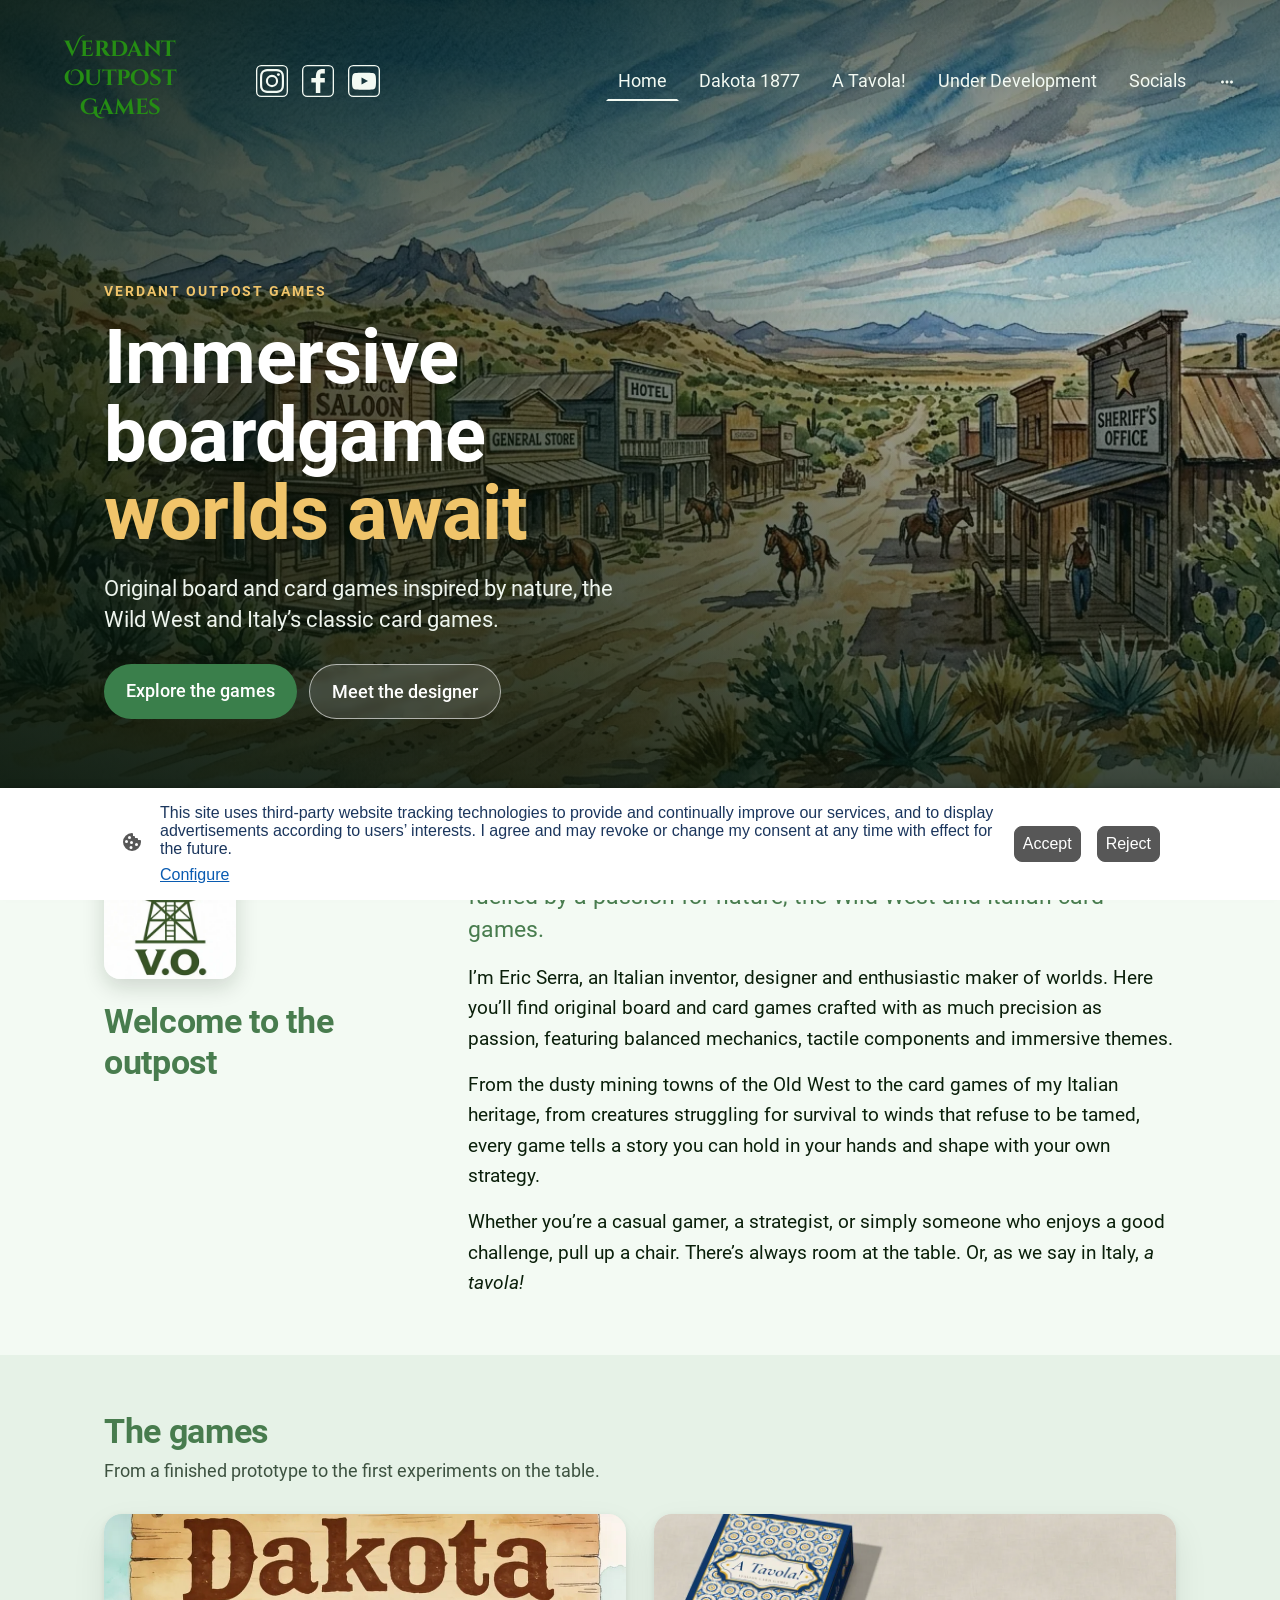
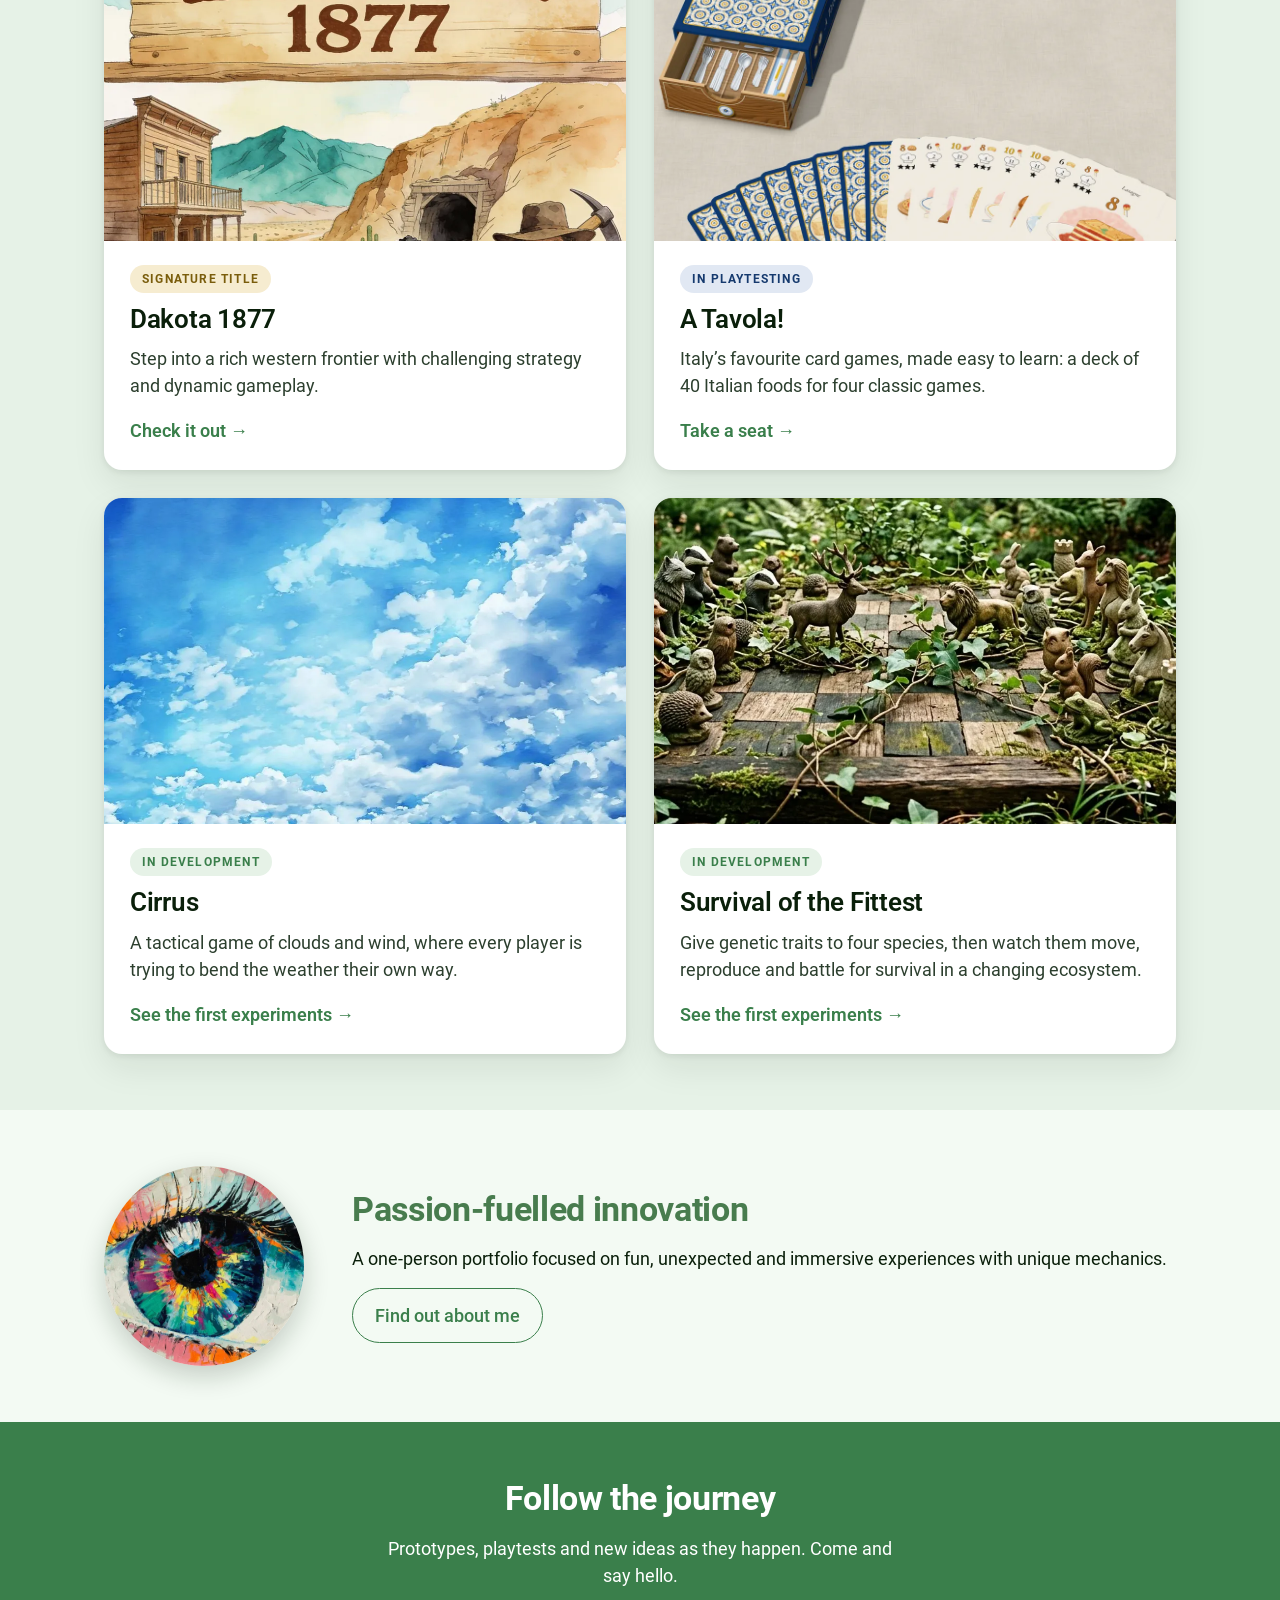
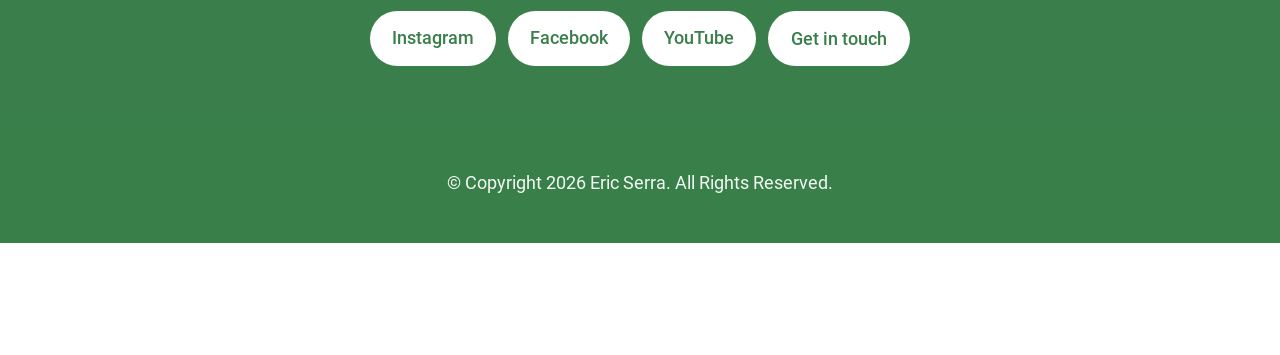
<file: index.html>
<!DOCTYPE html PUBLIC "-//W3C//DTD XHTML 1.1//EN"
   "http://www.w3.org/TR/xhtml11/DTD/xhtml11.dtd">
<html lang="en-GB">
<head>
	<meta charset="UTF-8" />
	<meta name="viewport" content="width=device-width, initial-scale=1" />
	<link rel="profile" href="https://gmpg.org/xfn/11" />
	<title>Verdant Outpost Games - Unique Western and Nature Inspired Boardgames</title>
<meta name='robots' content='max-image-preview:large' />
<style id="wp-img-auto-sizes-contain-inline-css">
img:is([sizes=auto i],[sizes^="auto," i]){contain-intrinsic-size:3000px 1500px}
/*# sourceURL=wp-img-auto-sizes-contain-inline-css */
</style>
<style id="wp-emoji-styles-inline-css">

	img.wp-smiley, img.emoji {
		display: inline !important;
		border: none !important;
		box-shadow: none !important;
		height: 1em !important;
		width: 1em !important;
		margin: 0 0.07em !important;
		vertical-align: -0.1em !important;
		background: none !important;
		padding: 0 !important;
	}
/*# sourceURL=wp-emoji-styles-inline-css */
</style>
<style id="wp-block-library-inline-css">
:root{--wp-block-synced-color:#7a00df;--wp-block-synced-color--rgb:122,0,223;--wp-bound-block-color:var(--wp-block-synced-color);--wp-editor-canvas-background:#ddd;--wp-admin-theme-color:#007cba;--wp-admin-theme-color--rgb:0,124,186;--wp-admin-theme-color-darker-10:#006ba1;--wp-admin-theme-color-darker-10--rgb:0,107,160.5;--wp-admin-theme-color-darker-20:#005a87;--wp-admin-theme-color-darker-20--rgb:0,90,135;--wp-admin-border-width-focus:2px}@media (min-resolution:192dpi){:root{--wp-admin-border-width-focus:1.5px}}.wp-element-button{cursor:pointer}:root .has-very-light-gray-background-color{background-color:#eee}:root .has-very-dark-gray-background-color{background-color:#313131}:root .has-very-light-gray-color{color:#eee}:root .has-very-dark-gray-color{color:#313131}:root .has-vivid-green-cyan-to-vivid-cyan-blue-gradient-background{background:linear-gradient(135deg,#00d084,#0693e3)}:root .has-purple-crush-gradient-background{background:linear-gradient(135deg,#34e2e4,#4721fb 50%,#ab1dfe)}:root .has-hazy-dawn-gradient-background{background:linear-gradient(135deg,#faaca8,#dad0ec)}:root .has-subdued-olive-gradient-background{background:linear-gradient(135deg,#fafae1,#67a671)}:root .has-atomic-cream-gradient-background{background:linear-gradient(135deg,#fdd79a,#004a59)}:root .has-nightshade-gradient-background{background:linear-gradient(135deg,#330968,#31cdcf)}:root .has-midnight-gradient-background{background:linear-gradient(135deg,#020381,#2874fc)}:root{--wp--preset--font-size--normal:16px;--wp--preset--font-size--huge:42px}.has-regular-font-size{font-size:1em}.has-larger-font-size{font-size:2.625em}.has-normal-font-size{font-size:var(--wp--preset--font-size--normal)}.has-huge-font-size{font-size:var(--wp--preset--font-size--huge)}:root .has-text-align-center{text-align:center}:root .has-text-align-left{text-align:left}:root .has-text-align-right{text-align:right}.has-fit-text{white-space:nowrap!important}#end-resizable-editor-section{display:none}.aligncenter{clear:both}.items-justified-left{justify-content:flex-start}.items-justified-center{justify-content:center}.items-justified-right{justify-content:flex-end}.items-justified-space-between{justify-content:space-between}.screen-reader-text{word-wrap:normal!important;border:0;clip-path:inset(50%);height:1px;margin:-1px;overflow:hidden;padding:0;position:absolute;width:1px;word-break:normal!important}.screen-reader-text:focus{background-color:#ddd;clip-path:none;color:#444;display:block;font-size:1em;height:auto;left:5px;line-height:normal;padding:15px 23px 14px;text-decoration:none;top:5px;width:auto;z-index:100000}html :where(.has-border-color){border-style:solid}html :where([style^=border-color],[style*=";border-color"],[style*="; border-color"]){border-style:solid}html :where([style^=border-top-color],[style*=";border-top-color"],[style*="; border-top-color"]){border-top-style:solid}html :where([style^=border-right-color],[style*=";border-right-color"],[style*="; border-right-color"]){border-right-style:solid}html :where([style^=border-bottom-color],[style*=";border-bottom-color"],[style*="; border-bottom-color"]){border-bottom-style:solid}html :where([style^=border-left-color],[style*=";border-left-color"],[style*="; border-left-color"]){border-left-style:solid}html :where([style^=border-width],[style*=";border-width"],[style*="; border-width"]){border-style:solid}html :where([style^=border-top-width],[style*=";border-top-width"],[style*="; border-top-width"]){border-top-style:solid}html :where([style^=border-right-width],[style*=";border-right-width"],[style*="; border-right-width"]){border-right-style:solid}html :where([style^=border-bottom-width],[style*=";border-bottom-width"],[style*="; border-bottom-width"]){border-bottom-style:solid}html :where([style^=border-left-width],[style*=";border-left-width"],[style*="; border-left-width"]){border-left-style:solid}html :where(img[class*=wp-image-]){height:auto;max-width:100%}:where(figure){margin:0 0 1em}html :where(.is-position-sticky){--wp-admin--admin-bar--position-offset:var(--wp-admin--admin-bar--height,0px)}@media screen and (max-width:600px){html :where(.is-position-sticky){--wp-admin--admin-bar--position-offset:0px}}

/*# sourceURL=/wp-includes/css/dist/block-library/common.min.css */
</style>
<style id="classic-theme-styles-inline-css">
/*! This file is auto-generated */
.wp-block-button__link{color:#fff;background-color:#32373c;border-radius:9999px;box-shadow:none;text-decoration:none;padding:calc(.667em + 2px) calc(1.333em + 2px);font-size:1.125em}.wp-block-file__button{background:#32373c;color:#fff;text-decoration:none}
/*# sourceURL=/wp-includes/css/classic-themes.min.css */
</style>

<style id="global-styles-inline-css">
:root{--wp--preset--aspect-ratio--square: 1;--wp--preset--aspect-ratio--4-3: 4/3;--wp--preset--aspect-ratio--3-4: 3/4;--wp--preset--aspect-ratio--3-2: 3/2;--wp--preset--aspect-ratio--2-3: 2/3;--wp--preset--aspect-ratio--16-9: 16/9;--wp--preset--aspect-ratio--9-16: 9/16;--wp--preset--color--black: #000000;--wp--preset--color--cyan-bluish-gray: #abb8c3;--wp--preset--color--white: #ffffff;--wp--preset--color--pale-pink: #f78da7;--wp--preset--color--vivid-red: #cf2e2e;--wp--preset--color--luminous-vivid-orange: #ff6900;--wp--preset--color--luminous-vivid-amber: #fcb900;--wp--preset--color--light-green-cyan: #7bdcb5;--wp--preset--color--vivid-green-cyan: #00d084;--wp--preset--color--pale-cyan-blue: #8ed1fc;--wp--preset--color--vivid-cyan-blue: #0693e3;--wp--preset--color--vivid-purple: #9b51e0;--wp--preset--gradient--vivid-cyan-blue-to-vivid-purple: linear-gradient(135deg,rgb(6,147,227) 0%,rgb(155,81,224) 100%);--wp--preset--gradient--light-green-cyan-to-vivid-green-cyan: linear-gradient(135deg,rgb(122,220,180) 0%,rgb(0,208,130) 100%);--wp--preset--gradient--luminous-vivid-amber-to-luminous-vivid-orange: linear-gradient(135deg,rgb(252,185,0) 0%,rgb(255,105,0) 100%);--wp--preset--gradient--luminous-vivid-orange-to-vivid-red: linear-gradient(135deg,rgb(255,105,0) 0%,rgb(207,46,46) 100%);--wp--preset--gradient--very-light-gray-to-cyan-bluish-gray: linear-gradient(135deg,rgb(238,238,238) 0%,rgb(169,184,195) 100%);--wp--preset--gradient--cool-to-warm-spectrum: linear-gradient(135deg,rgb(74,234,220) 0%,rgb(151,120,209) 20%,rgb(207,42,186) 40%,rgb(238,44,130) 60%,rgb(251,105,98) 80%,rgb(254,248,76) 100%);--wp--preset--gradient--blush-light-purple: linear-gradient(135deg,rgb(255,206,236) 0%,rgb(152,150,240) 100%);--wp--preset--gradient--blush-bordeaux: linear-gradient(135deg,rgb(254,205,165) 0%,rgb(254,45,45) 50%,rgb(107,0,62) 100%);--wp--preset--gradient--luminous-dusk: linear-gradient(135deg,rgb(255,203,112) 0%,rgb(199,81,192) 50%,rgb(65,88,208) 100%);--wp--preset--gradient--pale-ocean: linear-gradient(135deg,rgb(255,245,203) 0%,rgb(182,227,212) 50%,rgb(51,167,181) 100%);--wp--preset--gradient--electric-grass: linear-gradient(135deg,rgb(202,248,128) 0%,rgb(113,206,126) 100%);--wp--preset--gradient--midnight: linear-gradient(135deg,rgb(2,3,129) 0%,rgb(40,116,252) 100%);--wp--preset--font-size--small: 13px;--wp--preset--font-size--medium: 20px;--wp--preset--font-size--large: 36px;--wp--preset--font-size--x-large: 42px;--wp--preset--spacing--20: 0.44rem;--wp--preset--spacing--30: 0.67rem;--wp--preset--spacing--40: 1rem;--wp--preset--spacing--50: 1.5rem;--wp--preset--spacing--60: 2.25rem;--wp--preset--spacing--70: 3.38rem;--wp--preset--spacing--80: 5.06rem;--wp--preset--shadow--natural: 6px 6px 9px rgba(0, 0, 0, 0.2);--wp--preset--shadow--deep: 12px 12px 50px rgba(0, 0, 0, 0.4);--wp--preset--shadow--sharp: 6px 6px 0px rgba(0, 0, 0, 0.2);--wp--preset--shadow--outlined: 6px 6px 0px -3px rgb(255, 255, 255), 6px 6px rgb(0, 0, 0);--wp--preset--shadow--crisp: 6px 6px 0px rgb(0, 0, 0);}.wp-block-button{--wp--preset--dimension--25: 25%;--wp--preset--dimension--50: 50%;--wp--preset--dimension--75: 75%;--wp--preset--dimension--100: 100%;}:where(body) { margin: 0; }:where(.is-layout-flex){gap: 0.5em;}:where(.is-layout-grid){gap: 0.5em;}body .is-layout-flex{display: flex;}.is-layout-flex{flex-wrap: wrap;align-items: center;}.is-layout-flex > :is(*, div){margin: 0;}body .is-layout-grid{display: grid;}.is-layout-grid > :is(*, div){margin: 0;}body{padding-top: 0px;padding-right: 0px;padding-bottom: 0px;padding-left: 0px;}:root :where(.wp-element-button, .wp-block-button__link){background-color: #32373c;border-width: 0;color: #fff;font-family: inherit;font-size: inherit;font-style: inherit;font-weight: inherit;letter-spacing: inherit;line-height: inherit;padding-top: calc(0.667em + 2px);padding-right: calc(1.333em + 2px);padding-bottom: calc(0.667em + 2px);padding-left: calc(1.333em + 2px);text-decoration: none;text-transform: inherit;}.has-black-color{color: var(--wp--preset--color--black) !important;}.has-cyan-bluish-gray-color{color: var(--wp--preset--color--cyan-bluish-gray) !important;}.has-white-color{color: var(--wp--preset--color--white) !important;}.has-pale-pink-color{color: var(--wp--preset--color--pale-pink) !important;}.has-vivid-red-color{color: var(--wp--preset--color--vivid-red) !important;}.has-luminous-vivid-orange-color{color: var(--wp--preset--color--luminous-vivid-orange) !important;}.has-luminous-vivid-amber-color{color: var(--wp--preset--color--luminous-vivid-amber) !important;}.has-light-green-cyan-color{color: var(--wp--preset--color--light-green-cyan) !important;}.has-vivid-green-cyan-color{color: var(--wp--preset--color--vivid-green-cyan) !important;}.has-pale-cyan-blue-color{color: var(--wp--preset--color--pale-cyan-blue) !important;}.has-vivid-cyan-blue-color{color: var(--wp--preset--color--vivid-cyan-blue) !important;}.has-vivid-purple-color{color: var(--wp--preset--color--vivid-purple) !important;}.has-black-background-color{background-color: var(--wp--preset--color--black) !important;}.has-cyan-bluish-gray-background-color{background-color: var(--wp--preset--color--cyan-bluish-gray) !important;}.has-white-background-color{background-color: var(--wp--preset--color--white) !important;}.has-pale-pink-background-color{background-color: var(--wp--preset--color--pale-pink) !important;}.has-vivid-red-background-color{background-color: var(--wp--preset--color--vivid-red) !important;}.has-luminous-vivid-orange-background-color{background-color: var(--wp--preset--color--luminous-vivid-orange) !important;}.has-luminous-vivid-amber-background-color{background-color: var(--wp--preset--color--luminous-vivid-amber) !important;}.has-light-green-cyan-background-color{background-color: var(--wp--preset--color--light-green-cyan) !important;}.has-vivid-green-cyan-background-color{background-color: var(--wp--preset--color--vivid-green-cyan) !important;}.has-pale-cyan-blue-background-color{background-color: var(--wp--preset--color--pale-cyan-blue) !important;}.has-vivid-cyan-blue-background-color{background-color: var(--wp--preset--color--vivid-cyan-blue) !important;}.has-vivid-purple-background-color{background-color: var(--wp--preset--color--vivid-purple) !important;}.has-black-border-color{border-color: var(--wp--preset--color--black) !important;}.has-cyan-bluish-gray-border-color{border-color: var(--wp--preset--color--cyan-bluish-gray) !important;}.has-white-border-color{border-color: var(--wp--preset--color--white) !important;}.has-pale-pink-border-color{border-color: var(--wp--preset--color--pale-pink) !important;}.has-vivid-red-border-color{border-color: var(--wp--preset--color--vivid-red) !important;}.has-luminous-vivid-orange-border-color{border-color: var(--wp--preset--color--luminous-vivid-orange) !important;}.has-luminous-vivid-amber-border-color{border-color: var(--wp--preset--color--luminous-vivid-amber) !important;}.has-light-green-cyan-border-color{border-color: var(--wp--preset--color--light-green-cyan) !important;}.has-vivid-green-cyan-border-color{border-color: var(--wp--preset--color--vivid-green-cyan) !important;}.has-pale-cyan-blue-border-color{border-color: var(--wp--preset--color--pale-cyan-blue) !important;}.has-vivid-cyan-blue-border-color{border-color: var(--wp--preset--color--vivid-cyan-blue) !important;}.has-vivid-purple-border-color{border-color: var(--wp--preset--color--vivid-purple) !important;}.has-vivid-cyan-blue-to-vivid-purple-gradient-background{background: var(--wp--preset--gradient--vivid-cyan-blue-to-vivid-purple) !important;}.has-light-green-cyan-to-vivid-green-cyan-gradient-background{background: var(--wp--preset--gradient--light-green-cyan-to-vivid-green-cyan) !important;}.has-luminous-vivid-amber-to-luminous-vivid-orange-gradient-background{background: var(--wp--preset--gradient--luminous-vivid-amber-to-luminous-vivid-orange) !important;}.has-luminous-vivid-orange-to-vivid-red-gradient-background{background: var(--wp--preset--gradient--luminous-vivid-orange-to-vivid-red) !important;}.has-very-light-gray-to-cyan-bluish-gray-gradient-background{background: var(--wp--preset--gradient--very-light-gray-to-cyan-bluish-gray) !important;}.has-cool-to-warm-spectrum-gradient-background{background: var(--wp--preset--gradient--cool-to-warm-spectrum) !important;}.has-blush-light-purple-gradient-background{background: var(--wp--preset--gradient--blush-light-purple) !important;}.has-blush-bordeaux-gradient-background{background: var(--wp--preset--gradient--blush-bordeaux) !important;}.has-luminous-dusk-gradient-background{background: var(--wp--preset--gradient--luminous-dusk) !important;}.has-pale-ocean-gradient-background{background: var(--wp--preset--gradient--pale-ocean) !important;}.has-electric-grass-gradient-background{background: var(--wp--preset--gradient--electric-grass) !important;}.has-midnight-gradient-background{background: var(--wp--preset--gradient--midnight) !important;}.has-small-font-size{font-size: var(--wp--preset--font-size--small) !important;}.has-medium-font-size{font-size: var(--wp--preset--font-size--medium) !important;}.has-large-font-size{font-size: var(--wp--preset--font-size--large) !important;}.has-x-large-font-size{font-size: var(--wp--preset--font-size--x-large) !important;}
/*# sourceURL=global-styles-inline-css */
</style>

<link rel='stylesheet' id='go-x-post-editor-css' href='wp-content/plugins/go-x-post-editor/build/index-fe.css' media='all' />
<link rel='stylesheet' id='gox-style-0-css' href='wp-content/uploads/go-x/style.css' media='all' />
<link rel="canonical" href="./" />
<link rel='shortlink' href='index.html' />
				<script>
					window.goxwpDeployment=true;
				</script>
	<script type="application/ld+json">
                    {"@context":"https://schema.org","@type":"LocalBusiness","logo":"/-_-/resources/images/files/67120199-512e-4df1-809b-0810bfc0ea8a/b1674737-ef24-41eb-8ea8-cbc4cca74434?o=rs:fill:809:808:1:1/g:sm/","url":"https://verdantoutpost.com","name":"Verdant Outpost Games","sameAs":["","","","https://www.youtube.com/@verdant.outpost","https://www.facebook.com/people/Verdant-Outpost-Games/61590462296860/","","https://www.instagram.com/verdant.outpost/"],"email":"ericserra@verdantoutpost.com"}
                </script><meta name="description" content="Explore Verdant Outpost Games’ portfolio showcasing Dakota 1877 and other creative western and nature-themed boardgames." /><link rel="shortcut icon" href="wp-content/uploads/go-x/u/78a9d674-a477-477f-a71c-d5888ab7f608/w16,h16,rtfit,bg,el1,ex1,fico/image.ico" type="image/x-icon" /><link rel="icon" href="wp-content/uploads/go-x/u/78a9d674-a477-477f-a71c-d5888ab7f608/w16,h16,rtfit,bg,el1,ex1,fico/image.ico" type="image/x-icon" /><link rel="apple-touch-icon" sizes="180x180" href="wp-content/uploads/go-x/u/78a9d674-a477-477f-a71c-d5888ab7f608/w180,h180,rtfit,bgdde1e5,el1,ex1,fpng/image.png" type="image/png" /><link rel="icon" type="image/png" sizes="32x32" href="wp-content/uploads/go-x/u/78a9d674-a477-477f-a71c-d5888ab7f608/w32,h32,rtfit,bg,el1,ex1,fpng/image.png" type="image/png" /><link rel="icon" type="image/png" sizes="192x192" href="wp-content/uploads/go-x/u/78a9d674-a477-477f-a71c-d5888ab7f608/w192,h192,rtfit,bg,el1,ex1,fpng/image.png" type="image/png" /><link rel="icon" type="image/png" sizes="16x16" href="wp-content/uploads/go-x/u/78a9d674-a477-477f-a71c-d5888ab7f608/w16,h16,rtfit,bg,el1,ex1,fpng/image.png" type="image/png" /><style id="wp-custom-css">
@font-face{src:url(wp-content/themes/gox/public/fonts/Roboto-latin_latin-ext-100.eot);src:local("Roboto Thin"),local("Roboto-Thin");src:url(wp-content/themes/gox/public/fonts/Roboto-latin_latin-ext-100.eot) format("embedded-opentype");src:url(wp-content/themes/gox/public/fonts/Roboto-latin_latin-ext-100.woff2) format("woff2");src:url(wp-content/themes/gox/public/fonts/Roboto-latin_latin-ext-100.woff) format("woff");src:url(wp-content/themes/gox/public/fonts/Roboto-latin_latin-ext-100.ttf) format("truetype");src:url(wp-content/themes/gox/public/fonts/Roboto-latin_latin-ext-100.svg) format("svg");font-family:Roboto;font-style:normal;font-weight:100;src:url(wp-content/themes/gox/public/fonts/Roboto-latin_latin-ext-100.woff) format("woff")}@font-face{src:url(wp-content/themes/gox/public/fonts/Roboto-latin_latin-ext-100italic.eot);src:local("Roboto ThinItalic"),local("Roboto-ThinItalic");src:url(wp-content/themes/gox/public/fonts/Roboto-latin_latin-ext-100italic.eot) format("embedded-opentype");src:url(wp-content/themes/gox/public/fonts/Roboto-latin_latin-ext-100italic.woff2) format("woff2");src:url(wp-content/themes/gox/public/fonts/Roboto-latin_latin-ext-100italic.woff) format("woff");src:url(wp-content/themes/gox/public/fonts/Roboto-latin_latin-ext-100italic.ttf) format("truetype");src:url(wp-content/themes/gox/public/fonts/Roboto-latin_latin-ext-100italic.svg) format("svg");font-family:Roboto;font-style:italic;font-weight:100;src:url(wp-content/themes/gox/public/fonts/Roboto-latin_latin-ext-100italic.woff) format("woff")}@font-face{src:url(wp-content/themes/gox/public/fonts/Roboto-latin_latin-ext-200.eot);src:local("Roboto ExtraLight"),local("Roboto-ExtraLight");src:url(wp-content/themes/gox/public/fonts/Roboto-latin_latin-ext-200.eot) format("embedded-opentype");src:url(wp-content/themes/gox/public/fonts/Roboto-latin_latin-ext-200.woff2) format("woff2");src:url(wp-content/themes/gox/public/fonts/Roboto-latin_latin-ext-200.woff) format("woff");src:url(wp-content/themes/gox/public/fonts/Roboto-latin_latin-ext-200.ttf) format("truetype");src:url(wp-content/themes/gox/public/fonts/Roboto-latin_latin-ext-200.svg) format("svg");font-family:Roboto;font-style:normal;font-weight:200;src:url(wp-content/themes/gox/public/fonts/Roboto-latin_latin-ext-200.woff) format("woff")}@font-face{src:url(wp-content/themes/gox/public/fonts/Roboto-latin_latin-ext-200italic.eot);src:local("Roboto ExtraLightItalic"),local("Roboto-ExtraLightItalic");src:url(wp-content/themes/gox/public/fonts/Roboto-latin_latin-ext-200italic.eot) format("embedded-opentype");src:url(wp-content/themes/gox/public/fonts/Roboto-latin_latin-ext-200italic.woff2) format("woff2");src:url(wp-content/themes/gox/public/fonts/Roboto-latin_latin-ext-200italic.woff) format("woff");src:url(wp-content/themes/gox/public/fonts/Roboto-latin_latin-ext-200italic.ttf) format("truetype");src:url(wp-content/themes/gox/public/fonts/Roboto-latin_latin-ext-200italic.svg) format("svg");font-family:Roboto;font-style:italic;font-weight:200;src:url(wp-content/themes/gox/public/fonts/Roboto-latin_latin-ext-200italic.woff) format("woff")}@font-face{src:url(wp-content/themes/gox/public/fonts/Roboto-latin_latin-ext-300.eot);src:local("Roboto Light"),local("Roboto-Light");src:url(wp-content/themes/gox/public/fonts/Roboto-latin_latin-ext-300.eot) format("embedded-opentype");src:url(wp-content/themes/gox/public/fonts/Roboto-latin_latin-ext-300.woff2) format("woff2");src:url(wp-content/themes/gox/public/fonts/Roboto-latin_latin-ext-300.woff) format("woff");src:url(wp-content/themes/gox/public/fonts/Roboto-latin_latin-ext-300.ttf) format("truetype");src:url(wp-content/themes/gox/public/fonts/Roboto-latin_latin-ext-300.svg) format("svg");font-family:Roboto;font-style:normal;font-weight:300;src:url(wp-content/themes/gox/public/fonts/Roboto-latin_latin-ext-300.woff) format("woff")}@font-face{src:url(wp-content/themes/gox/public/fonts/Roboto-latin_latin-ext-300italic.eot);src:local("Roboto LightItalic"),local("Roboto-LightItalic");src:url(wp-content/themes/gox/public/fonts/Roboto-latin_latin-ext-300italic.eot) format("embedded-opentype");src:url(wp-content/themes/gox/public/fonts/Roboto-latin_latin-ext-300italic.woff2) format("woff2");src:url(wp-content/themes/gox/public/fonts/Roboto-latin_latin-ext-300italic.woff) format("woff");src:url(wp-content/themes/gox/public/fonts/Roboto-latin_latin-ext-300italic.ttf) format("truetype");src:url(wp-content/themes/gox/public/fonts/Roboto-latin_latin-ext-300italic.svg) format("svg");font-family:Roboto;font-style:italic;font-weight:300;src:url(wp-content/themes/gox/public/fonts/Roboto-latin_latin-ext-300italic.woff) format("woff")}@font-face{src:url(wp-content/themes/gox/public/fonts/Roboto-latin_latin-ext-regular.eot);src:local("Roboto Regular"),local("Roboto-Regular");src:url(wp-content/themes/gox/public/fonts/Roboto-latin_latin-ext-regular.eot) format("embedded-opentype");src:url(wp-content/themes/gox/public/fonts/Roboto-latin_latin-ext-regular.woff2) format("woff2");src:url(wp-content/themes/gox/public/fonts/Roboto-latin_latin-ext-regular.woff) format("woff");src:url(wp-content/themes/gox/public/fonts/Roboto-latin_latin-ext-regular.ttf) format("truetype");src:url(wp-content/themes/gox/public/fonts/Roboto-latin_latin-ext-regular.svg) format("svg");font-family:Roboto;font-style:normal;font-weight:400;src:url(wp-content/themes/gox/public/fonts/Roboto-latin_latin-ext-regular.woff) format("woff")}@font-face{src:url(wp-content/themes/gox/public/fonts/Roboto-latin_latin-ext-italic.eot);src:local("Roboto Italic"),local("Roboto-Italic");src:url(wp-content/themes/gox/public/fonts/Roboto-latin_latin-ext-italic.eot) format("embedded-opentype");src:url(wp-content/themes/gox/public/fonts/Roboto-latin_latin-ext-italic.woff2) format("woff2");src:url(wp-content/themes/gox/public/fonts/Roboto-latin_latin-ext-italic.woff) format("woff");src:url(wp-content/themes/gox/public/fonts/Roboto-latin_latin-ext-italic.ttf) format("truetype");src:url(wp-content/themes/gox/public/fonts/Roboto-latin_latin-ext-italic.svg) format("svg");font-family:Roboto;font-style:italic;font-weight:400;src:url(wp-content/themes/gox/public/fonts/Roboto-latin_latin-ext-italic.woff) format("woff")}@font-face{src:url(wp-content/themes/gox/public/fonts/Roboto-latin_latin-ext-500.eot);src:local("Roboto Medium"),local("Roboto-Medium");src:url(wp-content/themes/gox/public/fonts/Roboto-latin_latin-ext-500.eot) format("embedded-opentype");src:url(wp-content/themes/gox/public/fonts/Roboto-latin_latin-ext-500.woff2) format("woff2");src:url(wp-content/themes/gox/public/fonts/Roboto-latin_latin-ext-500.woff) format("woff");src:url(wp-content/themes/gox/public/fonts/Roboto-latin_latin-ext-500.ttf) format("truetype");src:url(wp-content/themes/gox/public/fonts/Roboto-latin_latin-ext-500.svg) format("svg");font-family:Roboto;font-style:normal;font-weight:500;src:url(wp-content/themes/gox/public/fonts/Roboto-latin_latin-ext-500.woff) format("woff")}@font-face{src:url(wp-content/themes/gox/public/fonts/Roboto-latin_latin-ext-500italic.eot);src:local("Roboto MediumItalic"),local("Roboto-MediumItalic");src:url(wp-content/themes/gox/public/fonts/Roboto-latin_latin-ext-500italic.eot) format("embedded-opentype");src:url(wp-content/themes/gox/public/fonts/Roboto-latin_latin-ext-500italic.woff2) format("woff2");src:url(wp-content/themes/gox/public/fonts/Roboto-latin_latin-ext-500italic.woff) format("woff");src:url(wp-content/themes/gox/public/fonts/Roboto-latin_latin-ext-500italic.ttf) format("truetype");src:url(wp-content/themes/gox/public/fonts/Roboto-latin_latin-ext-500italic.svg) format("svg");font-family:Roboto;font-style:italic;font-weight:500;src:url(wp-content/themes/gox/public/fonts/Roboto-latin_latin-ext-500italic.woff) format("woff")}@font-face{src:url(wp-content/themes/gox/public/fonts/Roboto-latin_latin-ext-600.eot);src:local("Roboto SemiBold"),local("Roboto-SemiBold");src:url(wp-content/themes/gox/public/fonts/Roboto-latin_latin-ext-600.eot) format("embedded-opentype");src:url(wp-content/themes/gox/public/fonts/Roboto-latin_latin-ext-600.woff2) format("woff2");src:url(wp-content/themes/gox/public/fonts/Roboto-latin_latin-ext-600.woff) format("woff");src:url(wp-content/themes/gox/public/fonts/Roboto-latin_latin-ext-600.ttf) format("truetype");src:url(wp-content/themes/gox/public/fonts/Roboto-latin_latin-ext-600.svg) format("svg");font-family:Roboto;font-style:normal;font-weight:600;src:url(wp-content/themes/gox/public/fonts/Roboto-latin_latin-ext-600.woff) format("woff")}@font-face{src:url(wp-content/themes/gox/public/fonts/Roboto-latin_latin-ext-600italic.eot);src:local("Roboto SemiBoldItalic"),local("Roboto-SemiBoldItalic");src:url(wp-content/themes/gox/public/fonts/Roboto-latin_latin-ext-600italic.eot) format("embedded-opentype");src:url(wp-content/themes/gox/public/fonts/Roboto-latin_latin-ext-600italic.woff2) format("woff2");src:url(wp-content/themes/gox/public/fonts/Roboto-latin_latin-ext-600italic.woff) format("woff");src:url(wp-content/themes/gox/public/fonts/Roboto-latin_latin-ext-600italic.ttf) format("truetype");src:url(wp-content/themes/gox/public/fonts/Roboto-latin_latin-ext-600italic.svg) format("svg");font-family:Roboto;font-style:italic;font-weight:600;src:url(wp-content/themes/gox/public/fonts/Roboto-latin_latin-ext-600italic.woff) format("woff")}@font-face{src:url(wp-content/themes/gox/public/fonts/Roboto-latin_latin-ext-700.eot);src:local("Roboto Bold"),local("Roboto-Bold");src:url(wp-content/themes/gox/public/fonts/Roboto-latin_latin-ext-700.eot) format("embedded-opentype");src:url(wp-content/themes/gox/public/fonts/Roboto-latin_latin-ext-700.woff2) format("woff2");src:url(wp-content/themes/gox/public/fonts/Roboto-latin_latin-ext-700.woff) format("woff");src:url(wp-content/themes/gox/public/fonts/Roboto-latin_latin-ext-700.ttf) format("truetype");src:url(wp-content/themes/gox/public/fonts/Roboto-latin_latin-ext-700.svg) format("svg");font-family:Roboto;font-style:normal;font-weight:700;src:url(wp-content/themes/gox/public/fonts/Roboto-latin_latin-ext-700.woff) format("woff")}@font-face{src:url(wp-content/themes/gox/public/fonts/Roboto-latin_latin-ext-700italic.eot);src:local("Roboto BoldItalic"),local("Roboto-BoldItalic");src:url(wp-content/themes/gox/public/fonts/Roboto-latin_latin-ext-700italic.eot) format("embedded-opentype");src:url(wp-content/themes/gox/public/fonts/Roboto-latin_latin-ext-700italic.woff2) format("woff2");src:url(wp-content/themes/gox/public/fonts/Roboto-latin_latin-ext-700italic.woff) format("woff");src:url(wp-content/themes/gox/public/fonts/Roboto-latin_latin-ext-700italic.ttf) format("truetype");src:url(wp-content/themes/gox/public/fonts/Roboto-latin_latin-ext-700italic.svg) format("svg");font-family:Roboto;font-style:italic;font-weight:700;src:url(wp-content/themes/gox/public/fonts/Roboto-latin_latin-ext-700italic.woff) format("woff")}@font-face{src:url(wp-content/themes/gox/public/fonts/Roboto-latin_latin-ext-800.eot);src:local("Roboto ExtraBold"),local("Roboto-ExtraBold");src:url(wp-content/themes/gox/public/fonts/Roboto-latin_latin-ext-800.eot) format("embedded-opentype");src:url(wp-content/themes/gox/public/fonts/Roboto-latin_latin-ext-800.woff2) format("woff2");src:url(wp-content/themes/gox/public/fonts/Roboto-latin_latin-ext-800.woff) format("woff");src:url(wp-content/themes/gox/public/fonts/Roboto-latin_latin-ext-800.ttf) format("truetype");src:url(wp-content/themes/gox/public/fonts/Roboto-latin_latin-ext-800.svg) format("svg");font-family:Roboto;font-style:normal;font-weight:800;src:url(wp-content/themes/gox/public/fonts/Roboto-latin_latin-ext-800.woff) format("woff")}@font-face{src:url(wp-content/themes/gox/public/fonts/Roboto-latin_latin-ext-800italic.eot);src:local("Roboto ExtraBoldItalic"),local("Roboto-ExtraBoldItalic");src:url(wp-content/themes/gox/public/fonts/Roboto-latin_latin-ext-800italic.eot) format("embedded-opentype");src:url(wp-content/themes/gox/public/fonts/Roboto-latin_latin-ext-800italic.woff2) format("woff2");src:url(wp-content/themes/gox/public/fonts/Roboto-latin_latin-ext-800italic.woff) format("woff");src:url(wp-content/themes/gox/public/fonts/Roboto-latin_latin-ext-800italic.ttf) format("truetype");src:url(wp-content/themes/gox/public/fonts/Roboto-latin_latin-ext-800italic.svg) format("svg");font-family:Roboto;font-style:italic;font-weight:800;src:url(wp-content/themes/gox/public/fonts/Roboto-latin_latin-ext-800italic.woff) format("woff")}@font-face{src:url(wp-content/themes/gox/public/fonts/Roboto-latin_latin-ext-900.eot);src:local("Roboto Black"),local("Roboto-Black");src:url(wp-content/themes/gox/public/fonts/Roboto-latin_latin-ext-900.eot) format("embedded-opentype");src:url(wp-content/themes/gox/public/fonts/Roboto-latin_latin-ext-900.woff2) format("woff2");src:url(wp-content/themes/gox/public/fonts/Roboto-latin_latin-ext-900.woff) format("woff");src:url(wp-content/themes/gox/public/fonts/Roboto-latin_latin-ext-900.ttf) format("truetype");src:url(wp-content/themes/gox/public/fonts/Roboto-latin_latin-ext-900.svg) format("svg");font-family:Roboto;font-style:normal;font-weight:900;src:url(wp-content/themes/gox/public/fonts/Roboto-latin_latin-ext-900.woff) format("woff")}@font-face{src:url(wp-content/themes/gox/public/fonts/Roboto-latin_latin-ext-900italic.eot);src:local("Roboto BlackItalic"),local("Roboto-BlackItalic");src:url(wp-content/themes/gox/public/fonts/Roboto-latin_latin-ext-900italic.eot) format("embedded-opentype");src:url(wp-content/themes/gox/public/fonts/Roboto-latin_latin-ext-900italic.woff2) format("woff2");src:url(wp-content/themes/gox/public/fonts/Roboto-latin_latin-ext-900italic.woff) format("woff");src:url(wp-content/themes/gox/public/fonts/Roboto-latin_latin-ext-900italic.ttf) format("truetype");src:url(wp-content/themes/gox/public/fonts/Roboto-latin_latin-ext-900italic.svg) format("svg");font-family:Roboto;font-style:italic;font-weight:900;src:url(wp-content/themes/gox/public/fonts/Roboto-latin_latin-ext-900italic.woff) format("woff")}.accessNavigationLink{font-family:'Open Sans',sans-serif;border-radius:8px;text-align:center;padding:13px 0;color:#00f;font-size:16px;font-weight:700;width:100%;top:-50px;position:absolute;text-decoration:none;opacity:0}.accessNavigationLink:focus-visible{top:5px;outline:2px solid #00f;outline-offset:2px;box-shadow:0 0 0 2px #fff;left:6px;width:calc(100% - 6px);position:static;display:block;margin-top:5px;margin-left:6px;background-color:#fff;opacity:1}.accessNavigationList{margin:0;list-style:none;padding:0;z-index:1;position:relative}.animation-flip-top:not(.is-visible){visibility:hidden}.theming-theme-accent1-sticky{color:#fff!important}.theming-theme-accent2-sticky{color:#fff!important}.theming-theme-accent3-sticky{color:#fff!important}.theming-theme-light-sticky{color:#fff!important}.theming-theme-dark-sticky{color:#0a1f0a!important}.theming-basic-Grey-sticky{color:#fff!important}.theming-basic-Red-sticky{color:#fff!important}.theming-basic-Orange-sticky{color:#fff!important}.theming-basic-Yellow-sticky{color:#fff!important}.theming-basic-Green-sticky{color:#fff!important}.theming-basic-Cyan-sticky{color:#fff!important}.theming-basic-Blue-sticky{color:#fff!important}.theming-basic-Purple-sticky{color:#fff!important}@media (min-width:768px) and (max-width:1023.95px){.grid-row-e661210a-b60e-4b3f-a02e-2e31887b0261{flex-direction:column!important}}@font-face{src:url(wp-content/themes/gox/public/fonts/CinzelDecorative-latin_latin-ext-regular.eot);src:local("CinzelDecorative Regular"),local("CinzelDecorative-Regular");src:url(wp-content/themes/gox/public/fonts/CinzelDecorative-latin_latin-ext-regular.eot) format("embedded-opentype");src:url(wp-content/themes/gox/public/fonts/CinzelDecorative-latin_latin-ext-regular.woff2) format("woff2");src:url(wp-content/themes/gox/public/fonts/CinzelDecorative-latin_latin-ext-regular.woff) format("woff");src:url(wp-content/themes/gox/public/fonts/CinzelDecorative-latin_latin-ext-regular.ttf) format("truetype");src:url(wp-content/themes/gox/public/fonts/CinzelDecorative-latin_latin-ext-regular.svg) format("svg");font-family:CinzelDecorative;font-style:normal;font-weight:400;src:url(wp-content/themes/gox/public/fonts/CinzelDecorative-latin_latin-ext-regular.woff) format("woff")}@font-face{src:url(wp-content/themes/gox/public/fonts/CinzelDecorative-latin_latin-ext-700.eot);src:local("CinzelDecorative Bold"),local("CinzelDecorative-Bold");src:url(wp-content/themes/gox/public/fonts/CinzelDecorative-latin_latin-ext-700.eot) format("embedded-opentype");src:url(wp-content/themes/gox/public/fonts/CinzelDecorative-latin_latin-ext-700.woff2) format("woff2");src:url(wp-content/themes/gox/public/fonts/CinzelDecorative-latin_latin-ext-700.woff) format("woff");src:url(wp-content/themes/gox/public/fonts/CinzelDecorative-latin_latin-ext-700.ttf) format("truetype");src:url(wp-content/themes/gox/public/fonts/CinzelDecorative-latin_latin-ext-700.svg) format("svg");font-family:CinzelDecorative;font-style:normal;font-weight:700;src:url(wp-content/themes/gox/public/fonts/CinzelDecorative-latin_latin-ext-700.woff) format("woff")}@font-face{src:url(wp-content/themes/gox/public/fonts/CinzelDecorative-latin_latin-ext-900.eot);src:local("CinzelDecorative Black"),local("CinzelDecorative-Black");src:url(wp-content/themes/gox/public/fonts/CinzelDecorative-latin_latin-ext-900.eot) format("embedded-opentype");src:url(wp-content/themes/gox/public/fonts/CinzelDecorative-latin_latin-ext-900.woff2) format("woff2");src:url(wp-content/themes/gox/public/fonts/CinzelDecorative-latin_latin-ext-900.woff) format("woff");src:url(wp-content/themes/gox/public/fonts/CinzelDecorative-latin_latin-ext-900.ttf) format("truetype");src:url(wp-content/themes/gox/public/fonts/CinzelDecorative-latin_latin-ext-900.svg) format("svg");font-family:CinzelDecorative;font-style:normal;font-weight:900;src:url(wp-content/themes/gox/public/fonts/CinzelDecorative-latin_latin-ext-900.woff) format("woff")}.logo-5e765aec-e918-4b75-b4be-4928e28b4789 .theming-theme-accent1{color:#3c854e!important}.logo-5e765aec-e918-4b75-b4be-4928e28b4789 .theming-theme-accent2{color:#ebbc61!important}.logo-5e765aec-e918-4b75-b4be-4928e28b4789 .theming-theme-accent3{color:#63a76a!important}.logo-5e765aec-e918-4b75-b4be-4928e28b4789 .theming-theme-light{color:#f3faf3!important}.logo-5e765aec-e918-4b75-b4be-4928e28b4789 .theming-theme-dark{color:#418641!important}.logo-5e765aec-e918-4b75-b4be-4928e28b4789 .theming-basic-Grey{color:#777!important}.logo-5e765aec-e918-4b75-b4be-4928e28b4789 .theming-basic-Red{color:#ed130d!important}.logo-5e765aec-e918-4b75-b4be-4928e28b4789 .theming-basic-Orange{color:#e96f05!important}.logo-5e765aec-e918-4b75-b4be-4928e28b4789 .theming-basic-Yellow{color:#f2c200!important}.logo-5e765aec-e918-4b75-b4be-4928e28b4789 .theming-basic-Green{color:#258d14!important}.logo-5e765aec-e918-4b75-b4be-4928e28b4789 .theming-basic-Cyan{color:#00bbde!important}.logo-5e765aec-e918-4b75-b4be-4928e28b4789 .theming-basic-Blue{color:#6464f7!important}.logo-5e765aec-e918-4b75-b4be-4928e28b4789 .theming-basic-Purple{color:#cd1cd0!important}@media (min-width:0px) and (max-width:767.95px){.module-container-883905e5-196a-4209-9028-cdec4acdceca{display:none!important}}@media (min-width:768px) and (max-width:1023.95px){.module-container-883905e5-196a-4209-9028-cdec4acdceca{display:none!important}}@media (min-width:0px) and (max-width:767.95px){.module-container-1ebc2bbe-337c-4b11-a6e8-cc84129c9b44{min-height:32px!important}}@media (min-width:768px) and (max-width:1023.95px){.module-container-1ebc2bbe-337c-4b11-a6e8-cc84129c9b44{min-height:32px!important}}.downloadWarningOverlay{position:fixed;z-index:1000;left:0;top:0;width:100%;height:100%;background-color:rgba(0,0,0,.65);display:none}.downloadWarningModal{background-color:#fff;position:fixed;left:50%;top:50%;transform:translate(-50%,-50%);max-width:480px;width:calc(100% - 10px);padding:24px 36px;pointer-events:none;opacity:0;transition:all .3s ease-in-out;z-index:1001;border-radius:8px}.downladWarningBtnContainer{margin-top:24px;display:flex;justify-content:center}.downladWarningBtnContainer a:focus,.downladWarningBtnContainer button:focus{outline:2px solid #00f;outline-offset:2px;box-shadow:0 0 0 2px #fff}.downladWarningBtn{min-width:60px;cursor:pointer;display:inline-block;padding:9px 18px;font-size:14px;margin-top:8px;word-break:break-word;font-weight:400;border-radius:5px;margin:0 8px;overflow-wrap:break-word;border:none;display:flex;align-items:center;position:relative}.downladWarningBtn a[data-link-type=document]{position:absolute;display:block;left:0;top:0;width:100%;height:100%}.showElement{display:block}.hideElement{display:none}.showModal{opacity:1;pointer-events:auto}@media screen and (max-width:450px){.downladWarningBtnContainer{align-items:center;flex-direction:column-reverse}.downladWarningBtn{margin:10px;justify-content:center}}.download-warning-modal-font{font-family:Roboto;font-size:18px;font-weight:400;word-wrap:break-word;overflow-wrap:break-word}.download-warning-button-font{font-family:Roboto;font-size:18px;font-weight:400;word-wrap:break-word;overflow-wrap:break-word}@media (min-width:768px) and (max-width:1023.95px){.grid-row-84c1d4c1-fa92-4348-ae53-bc65b7aca12e{order:-1!important}}@media (min-width:1024px){.grid-row-84c1d4c1-fa92-4348-ae53-bc65b7aca12e{order:-1!important}}#section-content-with-grid-57986f3b-3f8d-4df8-a91b-8a45de7b2c93{--section-content-with-grid-grid-template-columns:repeat(12, 69px [col-start]);--section-content-with-grid-grid-template-rows:repeat(14, minmax(40px, auto) [col-start]);--section-content-with-grid-mobile-min-height:auto}.heading-module-ee4b6be6-a0b3-4455-84b8-12755f2773b1 .theming-theme-accent1{color:#3c854e!important}.heading-module-ee4b6be6-a0b3-4455-84b8-12755f2773b1 .theming-theme-accent2{color:#ebbc61!important}.heading-module-ee4b6be6-a0b3-4455-84b8-12755f2773b1 .theming-theme-accent3{color:#63a76a!important}.heading-module-ee4b6be6-a0b3-4455-84b8-12755f2773b1 .theming-theme-light{color:#f3faf3!important}.heading-module-ee4b6be6-a0b3-4455-84b8-12755f2773b1 .theming-theme-dark{color:#418641!important}.heading-module-ee4b6be6-a0b3-4455-84b8-12755f2773b1 .theming-basic-Grey{color:#777!important}.heading-module-ee4b6be6-a0b3-4455-84b8-12755f2773b1 .theming-basic-Red{color:#ed130d!important}.heading-module-ee4b6be6-a0b3-4455-84b8-12755f2773b1 .theming-basic-Orange{color:#e96f05!important}.heading-module-ee4b6be6-a0b3-4455-84b8-12755f2773b1 .theming-basic-Yellow{color:#f2c200!important}.heading-module-ee4b6be6-a0b3-4455-84b8-12755f2773b1 .theming-basic-Green{color:#258d14!important}.heading-module-ee4b6be6-a0b3-4455-84b8-12755f2773b1 .theming-basic-Cyan{color:#00bbde!important}.heading-module-ee4b6be6-a0b3-4455-84b8-12755f2773b1 .theming-basic-Blue{color:#6464f7!important}.heading-module-ee4b6be6-a0b3-4455-84b8-12755f2773b1 .theming-basic-Purple{color:#cd1cd0!important}.text-ab74dd1c-c313-4c8d-94c0-08f2ae74dca6 .theming-theme-accent1{color:#3c854e!important}.text-ab74dd1c-c313-4c8d-94c0-08f2ae74dca6 .theming-theme-accent2{color:#ebbc61!important}.text-ab74dd1c-c313-4c8d-94c0-08f2ae74dca6 .theming-theme-accent3{color:#63a76a!important}.text-ab74dd1c-c313-4c8d-94c0-08f2ae74dca6 .theming-theme-light{color:#f3faf3!important}.text-ab74dd1c-c313-4c8d-94c0-08f2ae74dca6 .theming-theme-dark{color:#418641!important}.text-ab74dd1c-c313-4c8d-94c0-08f2ae74dca6 .theming-basic-Grey{color:#777!important}.text-ab74dd1c-c313-4c8d-94c0-08f2ae74dca6 .theming-basic-Red{color:#ed130d!important}.text-ab74dd1c-c313-4c8d-94c0-08f2ae74dca6 .theming-basic-Orange{color:#e96f05!important}.text-ab74dd1c-c313-4c8d-94c0-08f2ae74dca6 .theming-basic-Yellow{color:#f2c200!important}.text-ab74dd1c-c313-4c8d-94c0-08f2ae74dca6 .theming-basic-Green{color:#258d14!important}.text-ab74dd1c-c313-4c8d-94c0-08f2ae74dca6 .theming-basic-Cyan{color:#00bbde!important}.text-ab74dd1c-c313-4c8d-94c0-08f2ae74dca6 .theming-basic-Blue{color:#6464f7!important}.text-ab74dd1c-c313-4c8d-94c0-08f2ae74dca6 .theming-basic-Purple{color:#cd1cd0!important}.heading-module-cc91f99d-3873-4438-a35e-95e534b01dc2 .theming-theme-accent1{color:#397f4a!important}.heading-module-cc91f99d-3873-4438-a35e-95e534b01dc2 .theming-theme-accent2{color:#896d35!important}.heading-module-cc91f99d-3873-4438-a35e-95e534b01dc2 .theming-theme-accent3{color:#487c4e!important}.heading-module-cc91f99d-3873-4438-a35e-95e534b01dc2 .theming-theme-light{color:#5f775f!important}.heading-module-cc91f99d-3873-4438-a35e-95e534b01dc2 .theming-theme-dark{color:#0a1f0a!important}.heading-module-cc91f99d-3873-4438-a35e-95e534b01dc2 .theming-basic-Grey{color:#717171!important}.heading-module-cc91f99d-3873-4438-a35e-95e534b01dc2 .theming-basic-Red{color:#e0110c!important}.heading-module-cc91f99d-3873-4438-a35e-95e534b01dc2 .theming-basic-Orange{color:#b65503!important}.heading-module-cc91f99d-3873-4438-a35e-95e534b01dc2 .theming-basic-Yellow{color:#8a6e00!important}.heading-module-cc91f99d-3873-4438-a35e-95e534b01dc2 .theming-basic-Green{color:#228312!important}.heading-module-cc91f99d-3873-4438-a35e-95e534b01dc2 .theming-basic-Cyan{color:#007c94!important}.heading-module-cc91f99d-3873-4438-a35e-95e534b01dc2 .theming-basic-Blue{color:#1414c9!important}.heading-module-cc91f99d-3873-4438-a35e-95e534b01dc2 .theming-basic-Purple{color:#941196!important}.text-d8cb6342-2fd3-44ed-9394-239e6d6287be .theming-theme-accent1{color:#397f4a!important}.text-d8cb6342-2fd3-44ed-9394-239e6d6287be .theming-theme-accent2{color:#896d35!important}.text-d8cb6342-2fd3-44ed-9394-239e6d6287be .theming-theme-accent3{color:#487c4e!important}.text-d8cb6342-2fd3-44ed-9394-239e6d6287be .theming-theme-light{color:#5f775f!important}.text-d8cb6342-2fd3-44ed-9394-239e6d6287be .theming-theme-dark{color:#0a1f0a!important}.text-d8cb6342-2fd3-44ed-9394-239e6d6287be .theming-basic-Grey{color:#717171!important}.text-d8cb6342-2fd3-44ed-9394-239e6d6287be .theming-basic-Red{color:#e0110c!important}.text-d8cb6342-2fd3-44ed-9394-239e6d6287be .theming-basic-Orange{color:#b65503!important}.text-d8cb6342-2fd3-44ed-9394-239e6d6287be .theming-basic-Yellow{color:#8a6e00!important}.text-d8cb6342-2fd3-44ed-9394-239e6d6287be .theming-basic-Green{color:#228312!important}.text-d8cb6342-2fd3-44ed-9394-239e6d6287be .theming-basic-Cyan{color:#007c94!important}.text-d8cb6342-2fd3-44ed-9394-239e6d6287be .theming-basic-Blue{color:#1414c9!important}.text-d8cb6342-2fd3-44ed-9394-239e6d6287be .theming-basic-Purple{color:#941196!important}@media (min-width:0px) and (max-width:767.95px){.grid-row-9ac079f4-237d-4575-9bab-8daadfbfb988{flex-direction:column-reverse!important}}.heading-module-f16e783f-5782-4d3e-8560-64511a7ce49b .theming-theme-accent1{color:#397f4a!important}.heading-module-f16e783f-5782-4d3e-8560-64511a7ce49b .theming-theme-accent2{color:#896d35!important}.heading-module-f16e783f-5782-4d3e-8560-64511a7ce49b .theming-theme-accent3{color:#487c4e!important}.heading-module-f16e783f-5782-4d3e-8560-64511a7ce49b .theming-theme-light{color:#5f775f!important}.heading-module-f16e783f-5782-4d3e-8560-64511a7ce49b .theming-theme-dark{color:#0a1f0a!important}.heading-module-f16e783f-5782-4d3e-8560-64511a7ce49b .theming-basic-Grey{color:#717171!important}.heading-module-f16e783f-5782-4d3e-8560-64511a7ce49b .theming-basic-Red{color:#e0110c!important}.heading-module-f16e783f-5782-4d3e-8560-64511a7ce49b .theming-basic-Orange{color:#b65503!important}.heading-module-f16e783f-5782-4d3e-8560-64511a7ce49b .theming-basic-Yellow{color:#8a6e00!important}.heading-module-f16e783f-5782-4d3e-8560-64511a7ce49b .theming-basic-Green{color:#228312!important}.heading-module-f16e783f-5782-4d3e-8560-64511a7ce49b .theming-basic-Cyan{color:#007c94!important}.heading-module-f16e783f-5782-4d3e-8560-64511a7ce49b .theming-basic-Blue{color:#1414c9!important}.heading-module-f16e783f-5782-4d3e-8560-64511a7ce49b .theming-basic-Purple{color:#941196!important}.text-17a3fc28-baa0-4d96-aa55-4004aecb5c8f .theming-theme-accent1{color:#397f4a!important}.text-17a3fc28-baa0-4d96-aa55-4004aecb5c8f .theming-theme-accent2{color:#896d35!important}.text-17a3fc28-baa0-4d96-aa55-4004aecb5c8f .theming-theme-accent3{color:#487c4e!important}.text-17a3fc28-baa0-4d96-aa55-4004aecb5c8f .theming-theme-light{color:#5f775f!important}.text-17a3fc28-baa0-4d96-aa55-4004aecb5c8f .theming-theme-dark{color:#0a1f0a!important}.text-17a3fc28-baa0-4d96-aa55-4004aecb5c8f .theming-basic-Grey{color:#717171!important}.text-17a3fc28-baa0-4d96-aa55-4004aecb5c8f .theming-basic-Red{color:#e0110c!important}.text-17a3fc28-baa0-4d96-aa55-4004aecb5c8f .theming-basic-Orange{color:#b65503!important}.text-17a3fc28-baa0-4d96-aa55-4004aecb5c8f .theming-basic-Yellow{color:#8a6e00!important}.text-17a3fc28-baa0-4d96-aa55-4004aecb5c8f .theming-basic-Green{color:#228312!important}.text-17a3fc28-baa0-4d96-aa55-4004aecb5c8f .theming-basic-Cyan{color:#007c94!important}.text-17a3fc28-baa0-4d96-aa55-4004aecb5c8f .theming-basic-Blue{color:#1414c9!important}.text-17a3fc28-baa0-4d96-aa55-4004aecb5c8f .theming-basic-Purple{color:#941196!important}@media (min-width:0px) and (max-width:767.95px){.grid-row-63affa73-d012-4602-90de-482ac0b742a1{flex-direction:column-reverse!important}}.heading-module-b722adf5-b055-463e-acbb-9e23d9e21301 .theming-theme-accent1{color:#397f4a!important}.heading-module-b722adf5-b055-463e-acbb-9e23d9e21301 .theming-theme-accent2{color:#896d35!important}.heading-module-b722adf5-b055-463e-acbb-9e23d9e21301 .theming-theme-accent3{color:#487c4e!important}.heading-module-b722adf5-b055-463e-acbb-9e23d9e21301 .theming-theme-light{color:#5f775f!important}.heading-module-b722adf5-b055-463e-acbb-9e23d9e21301 .theming-theme-dark{color:#0a1f0a!important}.heading-module-b722adf5-b055-463e-acbb-9e23d9e21301 .theming-basic-Grey{color:#717171!important}.heading-module-b722adf5-b055-463e-acbb-9e23d9e21301 .theming-basic-Red{color:#e0110c!important}.heading-module-b722adf5-b055-463e-acbb-9e23d9e21301 .theming-basic-Orange{color:#b65503!important}.heading-module-b722adf5-b055-463e-acbb-9e23d9e21301 .theming-basic-Yellow{color:#8a6e00!important}.heading-module-b722adf5-b055-463e-acbb-9e23d9e21301 .theming-basic-Green{color:#228312!important}.heading-module-b722adf5-b055-463e-acbb-9e23d9e21301 .theming-basic-Cyan{color:#007c94!important}.heading-module-b722adf5-b055-463e-acbb-9e23d9e21301 .theming-basic-Blue{color:#1414c9!important}.heading-module-b722adf5-b055-463e-acbb-9e23d9e21301 .theming-basic-Purple{color:#941196!important}.text-3b313db6-1766-4a69-b28e-a302e0d3c884 .theming-theme-accent1{color:#397f4a!important}.text-3b313db6-1766-4a69-b28e-a302e0d3c884 .theming-theme-accent2{color:#896d35!important}.text-3b313db6-1766-4a69-b28e-a302e0d3c884 .theming-theme-accent3{color:#487c4e!important}.text-3b313db6-1766-4a69-b28e-a302e0d3c884 .theming-theme-light{color:#5f775f!important}.text-3b313db6-1766-4a69-b28e-a302e0d3c884 .theming-theme-dark{color:#0a1f0a!important}.text-3b313db6-1766-4a69-b28e-a302e0d3c884 .theming-basic-Grey{color:#717171!important}.text-3b313db6-1766-4a69-b28e-a302e0d3c884 .theming-basic-Red{color:#e0110c!important}.text-3b313db6-1766-4a69-b28e-a302e0d3c884 .theming-basic-Orange{color:#b65503!important}.text-3b313db6-1766-4a69-b28e-a302e0d3c884 .theming-basic-Yellow{color:#8a6e00!important}.text-3b313db6-1766-4a69-b28e-a302e0d3c884 .theming-basic-Green{color:#228312!important}.text-3b313db6-1766-4a69-b28e-a302e0d3c884 .theming-basic-Cyan{color:#007c94!important}.text-3b313db6-1766-4a69-b28e-a302e0d3c884 .theming-basic-Blue{color:#1414c9!important}.text-3b313db6-1766-4a69-b28e-a302e0d3c884 .theming-basic-Purple{color:#941196!important}.text-895ab454-ea8d-4a35-8b87-5249114ab179 .theming-theme-accent1{color:#ebfdee!important}.text-895ab454-ea8d-4a35-8b87-5249114ab179 .theming-theme-accent2{color:#fdf8f0!important}.text-895ab454-ea8d-4a35-8b87-5249114ab179 .theming-theme-accent3{color:#eefcef!important}.text-895ab454-ea8d-4a35-8b87-5249114ab179 .theming-theme-light{color:#f3faf3!important}.text-895ab454-ea8d-4a35-8b87-5249114ab179 .theming-theme-dark{color:#ecfdec!important}.text-895ab454-ea8d-4a35-8b87-5249114ab179 .theming-basic-Grey{color:#f8f8f8!important}.text-895ab454-ea8d-4a35-8b87-5249114ab179 .theming-basic-Red{color:#fff6f6!important}.text-895ab454-ea8d-4a35-8b87-5249114ab179 .theming-basic-Orange{color:#fff7f5!important}.text-895ab454-ea8d-4a35-8b87-5249114ab179 .theming-basic-Yellow{color:#fff8eb!important}.text-895ab454-ea8d-4a35-8b87-5249114ab179 .theming-basic-Green{color:#e7ffe6!important}.text-895ab454-ea8d-4a35-8b87-5249114ab179 .theming-basic-Cyan{color:#effaff!important}.text-895ab454-ea8d-4a35-8b87-5249114ab179 .theming-basic-Blue{color:#f8f8ff!important}.text-895ab454-ea8d-4a35-8b87-5249114ab179 .theming-basic-Purple{color:#fef6ff!important}:root{--theme-bodyBackground-color:#F3FAF3;--theme-bodyText-color:#0A1F0A;--theme-h1-color:#63A76A;--theme-h2-color:#63A76A;--theme-h3-color:#63A76A;--theme-h4-color:#63A76A;--theme-h5-color:#0A1F0A;--theme-h6-color:#0A1F0A;--theme-link-color:#63A76A;--theme-button-color:#397F4A;--theme-navigationActive-color:#ebbc61;--theme-heading-font-sizes-large-h1-size:45px;--theme-heading-font-sizes-large-h2-size:37px;--theme-heading-font-sizes-large-h3-size:31px;--theme-heading-font-sizes-large-h4-size:26px;--theme-heading-font-sizes-large-h5-size:22px;--theme-heading-font-sizes-large-h6-size:18px;--theme-heading-font-sizes-small-h1-size:35px;--theme-heading-font-sizes-small-h2-size:29px;--theme-heading-font-sizes-small-h3-size:24px;--theme-heading-font-sizes-small-h4-size:20px;--theme-heading-font-sizes-small-h5-size:16px;--theme-heading-font-sizes-small-h6-size:14px;--theme-heading-font-sizes-medium-h1-size:40px;--theme-heading-font-sizes-medium-h2-size:33px;--theme-heading-font-sizes-medium-h3-size:28px;--theme-heading-font-sizes-medium-h4-size:23px;--theme-heading-font-sizes-medium-h5-size:19px;--theme-heading-font-sizes-medium-h6-size:16px;--theme-heading-font-family:Arial;--theme-body-font-sizes-large-body-size:18px;--theme-body-font-sizes-large-button-size:18px;--theme-body-font-sizes-small-body-size:14px;--theme-body-font-sizes-small-button-size:14px;--theme-body-font-sizes-medium-body-size:16px;--theme-body-font-sizes-medium-button-size:16px;--theme-body-font-family:Roboto}
</style>
<link rel="stylesheet" href="assets/site.css" />
</head>
<body class="home wp-singular page-template-default page page-id-290 wp-theme-gox no-sidebar">
	<!-- #root -->
<div id="root">
<link rel="preload" as="image" imagesrcset="wp-content/uploads/go-x/u/b1674737-ef24-41eb-8ea8-cbc4cca74434/l0,t0,w808,h808/image-160x160.png 160w,wp-content/uploads/go-x/u/b1674737-ef24-41eb-8ea8-cbc4cca74434/l0,t0,w808,h808/image-228x228.png 228w,wp-content/uploads/go-x/u/b1674737-ef24-41eb-8ea8-cbc4cca74434/l0,t0,w808,h808/image-128x128.png 128w,wp-content/uploads/go-x/u/b1674737-ef24-41eb-8ea8-cbc4cca74434/l0,t0,w808,h808/image-768x768.png 768w,wp-content/uploads/go-x/u/b1674737-ef24-41eb-8ea8-cbc4cca74434/l0,t0,w808,h808/image-375x375.png 375w" imagesizes="(min-width: 1024px) 160px,(min-width: 960px) 160px,(min-width: 768px) 17vw,(min-width: 0px) 100vw"/><link rel="preload" as="image" imagesrcset="wp-content/uploads/go-x/u/f3535116-185b-4951-96fb-47c181d89907/l0,t0,w2000,h2000/image-1366x1366.png 1366w,wp-content/uploads/go-x/u/f3535116-185b-4951-96fb-47c181d89907/l0,t0,w2000,h2000/image-960x960.png 960w,wp-content/uploads/go-x/u/f3535116-185b-4951-96fb-47c181d89907/l0,t0,w2000,h2000/image-683x683.png 683w,wp-content/uploads/go-x/u/f3535116-185b-4951-96fb-47c181d89907/l0,t0,w2000,h2000/image-384x384.png 384w,wp-content/uploads/go-x/u/f3535116-185b-4951-96fb-47c181d89907/l0,t0,w2000,h2000/image-768x768.png 768w,wp-content/uploads/go-x/u/f3535116-185b-4951-96fb-47c181d89907/l0,t0,w2000,h2000/image-375x375.png 375w" imagesizes="(min-width: 1024px) 50vw,(min-width: 768px) 50vw,(min-width: 0px) 100vw"/><link rel="preload" as="image" imagesrcset="wp-content/uploads/go-x/u/ed4c9520-d0aa-485f-902b-375881a47c85/l0,t0,w1022,h796/image.jpg 1022w,wp-content/uploads/go-x/u/ed4c9520-d0aa-485f-902b-375881a47c85/l0,t0,w1022,h796/image-960x748.jpg 960w,wp-content/uploads/go-x/u/ed4c9520-d0aa-485f-902b-375881a47c85/l0,t0,w1022,h796/image-683x532.jpg 683w,wp-content/uploads/go-x/u/ed4c9520-d0aa-485f-902b-375881a47c85/l0,t0,w1022,h796/image-384x299.jpg 384w,wp-content/uploads/go-x/u/ed4c9520-d0aa-485f-902b-375881a47c85/l0,t0,w1022,h796/image-768x598.jpg 768w,wp-content/uploads/go-x/u/ed4c9520-d0aa-485f-902b-375881a47c85/l0,t0,w1022,h796/image-375x292.jpg 375w" imagesizes="(min-width: 1024px) 50vw,(min-width: 768px) 50vw,(min-width: 0px) 100vw"/><link rel="preload" as="image" imagesrcset="wp-content/uploads/go-x/u/22cba1f9-14cd-44de-803b-f987fd9e38f4/l250,t0,w1500,h1500/image-1366x1366.jpg 1366w,wp-content/uploads/go-x/u/22cba1f9-14cd-44de-803b-f987fd9e38f4/l250,t0,w1500,h1500/image-960x960.jpg 960w,wp-content/uploads/go-x/u/22cba1f9-14cd-44de-803b-f987fd9e38f4/l250,t0,w1500,h1500/image-683x683.jpg 683w,wp-content/uploads/go-x/u/22cba1f9-14cd-44de-803b-f987fd9e38f4/l250,t0,w1500,h1500/image-384x384.jpg 384w,wp-content/uploads/go-x/u/22cba1f9-14cd-44de-803b-f987fd9e38f4/l250,t0,w1500,h1500/image-768x768.jpg 768w,wp-content/uploads/go-x/u/22cba1f9-14cd-44de-803b-f987fd9e38f4/l250,t0,w1500,h1500/image-375x375.jpg 375w" imagesizes="(min-width: 1024px) 50vw,(min-width: 768px) 50vw,(min-width: 0px) 100vw"/><!-- wp:go-x/page {"classes":"page-root","styles":{"u002du002dpage-background-color":"#F3FAF3","u002du002dpage-color":"#0A1F0A","u002du002dtheme-fonts-pair-body-sizes-large-body-size":"18px","u002du002dtheme-fonts-pair-body-sizes-large-button-size":"18px","u002du002dtheme-fonts-pair-body-sizes-small-body-size":"14px","u002du002dtheme-fonts-pair-body-sizes-small-button-size":"14px","u002du002dtheme-fonts-pair-body-sizes-medium-body-size":"16px","u002du002dtheme-fonts-pair-body-sizes-medium-button-size":"16px","u002du002dtheme-fonts-pair-body-family":"Roboto","u002du002dtheme-fonts-pair-heading-sizes-large-h1-size":"45px","u002du002dtheme-fonts-pair-heading-sizes-large-h2-size":"37px","u002du002dtheme-fonts-pair-heading-sizes-large-h3-size":"31px","u002du002dtheme-fonts-pair-heading-sizes-large-h4-size":"26px","u002du002dtheme-fonts-pair-heading-sizes-large-h5-size":"22px","u002du002dtheme-fonts-pair-heading-sizes-large-h6-size":"18px","u002du002dtheme-fonts-pair-heading-sizes-small-h1-size":"35px","u002du002dtheme-fonts-pair-heading-sizes-small-h2-size":"29px","u002du002dtheme-fonts-pair-heading-sizes-small-h3-size":"24px","u002du002dtheme-fonts-pair-heading-sizes-small-h4-size":"20px","u002du002dtheme-fonts-pair-heading-sizes-small-h5-size":"16px","u002du002dtheme-fonts-pair-heading-sizes-small-h6-size":"14px","u002du002dtheme-fonts-pair-heading-sizes-medium-h1-size":"40px","u002du002dtheme-fonts-pair-heading-sizes-medium-h2-size":"33px","u002du002dtheme-fonts-pair-heading-sizes-medium-h3-size":"28px","u002du002dtheme-fonts-pair-heading-sizes-medium-h4-size":"23px","u002du002dtheme-fonts-pair-heading-sizes-medium-h5-size":"19px","u002du002dtheme-fonts-pair-heading-sizes-medium-h6-size":"16px","u002du002dtheme-fonts-pair-heading-family":"Arial","u002du002dtheme-fonts-sizeType":"large","u002du002dtheme-colors-palette-dark":"#0A1F0A","u002du002dtheme-colors-palette-type":"custom","u002du002dtheme-colors-palette-light":"#F3FAF3","u002du002dtheme-colors-palette-accent1":"#397F4A","u002du002dtheme-colors-palette-accent2":"#ebbc61","u002du002dtheme-colors-palette-accent3":"#63A76A","u002du002dtheme-colors-contrast":"high","u002du002dtheme-colors-variation":"1px","u002du002dtheme-colors-luminosity":"light","u002du002dtheme-colors-availablePalettes-0-dark":"#0A1F0A","u002du002dtheme-colors-availablePalettes-0-type":"custom","u002du002dtheme-colors-availablePalettes-0-light":"#F3FAF3","u002du002dtheme-colors-availablePalettes-0-accent1":"#397F4A","u002du002dtheme-colors-availablePalettes-0-accent2":"#ebbc61","u002du002dtheme-colors-availablePalettes-0-accent3":"#63A76A","u002du002dtheme-spacing-type":"medium","u002du002dtheme-spacing-unit":"8px","u002du002dtheme-spacing-units-large":"16px","u002du002dtheme-spacing-units-small":"4px","u002du002dtheme-spacing-units-medium":"8px","u002du002dtheme-geometry-set-name":"rectangle","u002du002dtheme-geometry-set-homepagePattern-footer-0-image-name":"rectangle","u002du002dtheme-geometry-set-homepagePattern-footer-0-section-name":"rectangle","u002du002dtheme-geometry-set-homepagePattern-header-0-image-name":"rectangle","u002du002dtheme-geometry-set-homepagePattern-header-0-section-name":"rectangle","u002du002dtheme-geometry-set-homepagePattern-content-0-image-name":"rectangle","u002du002dtheme-geometry-set-homepagePattern-content-0-section-name":"rectangle","u002du002dtheme-geometry-set-contentpagePattern-footer-0-image-name":"rectangle","u002du002dtheme-geometry-set-contentpagePattern-footer-0-section-name":"rectangle","u002du002dtheme-geometry-set-contentpagePattern-header-0-image-name":"rectangle","u002du002dtheme-geometry-set-contentpagePattern-header-0-section-name":"rectangle","u002du002dtheme-geometry-set-contentpagePattern-content-0-image-name":"rectangle","u002du002dtheme-geometry-set-contentpagePattern-content-0-section-name":"rectangle","u002du002dtheme-geometry-lastUpdated":"0px","u002du002dtheme-customColors-0":"#6c3602","u002du002dtheme-customColors-1":"#9eff9e","u002du002dtheme-customColors-2":"#000000","u002du002dheading-color-h1":"#487c4e","u002du002dfont-family-h1":"Arial","u002du002dfont-size-h1":"45px","u002du002dfont-weight-h1":"normal","u002du002dword-wrap-h1":"break-word","u002du002doverflow-wrap-h1":"break-word","u002du002dfont-style-h1":"normal","u002du002dtext-decoration-h1":"none","u002du002dletter-spacing-h1":"normal","u002du002dline-height-h1":"normal","u002du002dtext-transform-h1":"none","u002du002dtablet-font-downscale-h1":0.875,"u002du002dmobile-font-downscale-h1":0.875,"u002du002dheading-color-h2":"#487c4e","u002du002dfont-family-h2":"Arial","u002du002dfont-size-h2":"37px","u002du002dfont-weight-h2":"normal","u002du002dword-wrap-h2":"break-word","u002du002doverflow-wrap-h2":"break-word","u002du002dfont-style-h2":"normal","u002du002dtext-decoration-h2":"none","u002du002dletter-spacing-h2":"normal","u002du002dline-height-h2":"normal","u002du002dtext-transform-h2":"none","u002du002dtablet-font-downscale-h2":0.875,"u002du002dmobile-font-downscale-h2":0.875,"u002du002dheading-color-h3":"#487c4e","u002du002dfont-family-h3":"Arial","u002du002dfont-size-h3":"31px","u002du002dfont-weight-h3":"normal","u002du002dword-wrap-h3":"break-word","u002du002doverflow-wrap-h3":"break-word","u002du002dfont-style-h3":"normal","u002du002dtext-decoration-h3":"none","u002du002dletter-spacing-h3":"normal","u002du002dline-height-h3":"normal","u002du002dtext-transform-h3":"none","u002du002dtablet-font-downscale-h3":0.875,"u002du002dmobile-font-downscale-h3":0.875,"u002du002dheading-color-h4":"#487c4e","u002du002dfont-family-h4":"Arial","u002du002dfont-size-h4":"26px","u002du002dfont-weight-h4":"normal","u002du002dword-wrap-h4":"break-word","u002du002doverflow-wrap-h4":"break-word","u002du002dfont-style-h4":"normal","u002du002dtext-decoration-h4":"none","u002du002dletter-spacing-h4":"normal","u002du002dline-height-h4":"normal","u002du002dtext-transform-h4":"none","u002du002dtablet-font-downscale-h4":0.875,"u002du002dmobile-font-downscale-h4":0.875,"u002du002dheading-color-h5":"#0A1F0A","u002du002dfont-family-h5":"Arial","u002du002dfont-size-h5":"22px","u002du002dfont-weight-h5":"normal","u002du002dword-wrap-h5":"break-word","u002du002doverflow-wrap-h5":"break-word","u002du002dfont-style-h5":"normal","u002du002dtext-decoration-h5":"none","u002du002dletter-spacing-h5":"normal","u002du002dline-height-h5":"normal","u002du002dtext-transform-h5":"none","u002du002dtablet-font-downscale-h5":0.875,"u002du002dmobile-font-downscale-h5":0.875,"u002du002dheading-color-h6":"#0A1F0A","u002du002dfont-family-h6":"Arial","u002du002dfont-size-h6":"18px","u002du002dfont-weight-h6":"normal","u002du002dword-wrap-h6":"break-word","u002du002doverflow-wrap-h6":"break-word","u002du002dfont-style-h6":"normal","u002du002dtext-decoration-h6":"none","u002du002dletter-spacing-h6":"normal","u002du002dline-height-h6":"normal","u002du002dtext-transform-h6":"none","u002du002dtablet-font-downscale-h6":0.875,"u002du002dmobile-font-downscale-h6":0.875,"u002du002dtext-container-color":"#0A1F0A","u002du002dtext-container-anchor-color":"#487c4e","u002du002dfont-family":"Roboto","u002du002dfont-size":"18px","u002du002dfont-weight":"normal","u002du002dword-wrap":"break-word","u002du002doverflow-wrap":"break-word","u002du002dfont-style":"normal","u002du002dtext-decoration":"none","u002du002dletter-spacing":"normal","u002du002dline-height":"normal","u002du002dtext-transform":"none","u002du002dtablet-font-downscale":0.875,"u002du002dmobile-font-downscale":0.875}} --><div id="page-root" style="--page-background-color:#F3FAF3;--page-color:#0A1F0A;--theme-fonts-pair-body-sizes-large-body-size:18px;--theme-fonts-pair-body-sizes-large-button-size:18px;--theme-fonts-pair-body-sizes-small-body-size:14px;--theme-fonts-pair-body-sizes-small-button-size:14px;--theme-fonts-pair-body-sizes-medium-body-size:16px;--theme-fonts-pair-body-sizes-medium-button-size:16px;--theme-fonts-pair-body-family:Roboto;--theme-fonts-pair-heading-sizes-large-h1-size:45px;--theme-fonts-pair-heading-sizes-large-h2-size:37px;--theme-fonts-pair-heading-sizes-large-h3-size:31px;--theme-fonts-pair-heading-sizes-large-h4-size:26px;--theme-fonts-pair-heading-sizes-large-h5-size:22px;--theme-fonts-pair-heading-sizes-large-h6-size:18px;--theme-fonts-pair-heading-sizes-small-h1-size:35px;--theme-fonts-pair-heading-sizes-small-h2-size:29px;--theme-fonts-pair-heading-sizes-small-h3-size:24px;--theme-fonts-pair-heading-sizes-small-h4-size:20px;--theme-fonts-pair-heading-sizes-small-h5-size:16px;--theme-fonts-pair-heading-sizes-small-h6-size:14px;--theme-fonts-pair-heading-sizes-medium-h1-size:40px;--theme-fonts-pair-heading-sizes-medium-h2-size:33px;--theme-fonts-pair-heading-sizes-medium-h3-size:28px;--theme-fonts-pair-heading-sizes-medium-h4-size:23px;--theme-fonts-pair-heading-sizes-medium-h5-size:19px;--theme-fonts-pair-heading-sizes-medium-h6-size:16px;--theme-fonts-pair-heading-family:Arial;--theme-fonts-sizeType:large;--theme-colors-palette-dark:#0A1F0A;--theme-colors-palette-type:custom;--theme-colors-palette-light:#F3FAF3;--theme-colors-palette-accent1:#397F4A;--theme-colors-palette-accent2:#ebbc61;--theme-colors-palette-accent3:#63A76A;--theme-colors-contrast:high;--theme-colors-variation:1px;--theme-colors-luminosity:light;--theme-colors-availablePalettes-0-dark:#0A1F0A;--theme-colors-availablePalettes-0-type:custom;--theme-colors-availablePalettes-0-light:#F3FAF3;--theme-colors-availablePalettes-0-accent1:#397F4A;--theme-colors-availablePalettes-0-accent2:#ebbc61;--theme-colors-availablePalettes-0-accent3:#63A76A;--theme-spacing-type:medium;--theme-spacing-unit:8px;--theme-spacing-units-large:16px;--theme-spacing-units-small:4px;--theme-spacing-units-medium:8px;--theme-geometry-set-name:rectangle;--theme-geometry-set-homepagePattern-footer-0-image-name:rectangle;--theme-geometry-set-homepagePattern-footer-0-section-name:rectangle;--theme-geometry-set-homepagePattern-header-0-image-name:rectangle;--theme-geometry-set-homepagePattern-header-0-section-name:rectangle;--theme-geometry-set-homepagePattern-content-0-image-name:rectangle;--theme-geometry-set-homepagePattern-content-0-section-name:rectangle;--theme-geometry-set-contentpagePattern-footer-0-image-name:rectangle;--theme-geometry-set-contentpagePattern-footer-0-section-name:rectangle;--theme-geometry-set-contentpagePattern-header-0-image-name:rectangle;--theme-geometry-set-contentpagePattern-header-0-section-name:rectangle;--theme-geometry-set-contentpagePattern-content-0-image-name:rectangle;--theme-geometry-set-contentpagePattern-content-0-section-name:rectangle;--theme-geometry-lastUpdated:0px;--theme-customColors-0:#6c3602;--theme-customColors-1:#9eff9e;--theme-customColors-2:#000000;--heading-color-h1:#487c4e;--font-family-h1:Arial;--font-size-h1:45px;--font-weight-h1:normal;--word-wrap-h1:break-word;--overflow-wrap-h1:break-word;--font-style-h1:normal;--text-decoration-h1:none;--letter-spacing-h1:normal;--line-height-h1:normal;--text-transform-h1:none;--tablet-font-downscale-h1:0.875;--mobile-font-downscale-h1:0.875;--heading-color-h2:#487c4e;--font-family-h2:Arial;--font-size-h2:37px;--font-weight-h2:normal;--word-wrap-h2:break-word;--overflow-wrap-h2:break-word;--font-style-h2:normal;--text-decoration-h2:none;--letter-spacing-h2:normal;--line-height-h2:normal;--text-transform-h2:none;--tablet-font-downscale-h2:0.875;--mobile-font-downscale-h2:0.875;--heading-color-h3:#487c4e;--font-family-h3:Arial;--font-size-h3:31px;--font-weight-h3:normal;--word-wrap-h3:break-word;--overflow-wrap-h3:break-word;--font-style-h3:normal;--text-decoration-h3:none;--letter-spacing-h3:normal;--line-height-h3:normal;--text-transform-h3:none;--tablet-font-downscale-h3:0.875;--mobile-font-downscale-h3:0.875;--heading-color-h4:#487c4e;--font-family-h4:Arial;--font-size-h4:26px;--font-weight-h4:normal;--word-wrap-h4:break-word;--overflow-wrap-h4:break-word;--font-style-h4:normal;--text-decoration-h4:none;--letter-spacing-h4:normal;--line-height-h4:normal;--text-transform-h4:none;--tablet-font-downscale-h4:0.875;--mobile-font-downscale-h4:0.875;--heading-color-h5:#0A1F0A;--font-family-h5:Arial;--font-size-h5:22px;--font-weight-h5:normal;--word-wrap-h5:break-word;--overflow-wrap-h5:break-word;--font-style-h5:normal;--text-decoration-h5:none;--letter-spacing-h5:normal;--line-height-h5:normal;--text-transform-h5:none;--tablet-font-downscale-h5:0.875;--mobile-font-downscale-h5:0.875;--heading-color-h6:#0A1F0A;--font-family-h6:Arial;--font-size-h6:18px;--font-weight-h6:normal;--word-wrap-h6:break-word;--overflow-wrap-h6:break-word;--font-style-h6:normal;--text-decoration-h6:none;--letter-spacing-h6:normal;--line-height-h6:normal;--text-transform-h6:none;--tablet-font-downscale-h6:0.875;--mobile-font-downscale-h6:0.875;--text-container-color:#0A1F0A;--text-container-anchor-color:#487c4e;--font-family:Roboto;--font-size:18px;--font-weight:normal;--word-wrap:break-word;--overflow-wrap:break-word;--font-style:normal;--text-decoration:none;--letter-spacing:normal;--line-height:normal;--text-transform:none;--tablet-font-downscale:0.875;--mobile-font-downscale:0.875" class="page-root"><!-- wp:go-x/section {"section":{"id":"ef044e99-2e2e-4c7a-9b6e-9155d185d29c"},"rootClasses":"section section-root animated-element section-overlaps section-sticky section-geometry section-geometry-rectangle","rootProps":{"data-zone-type":"header"},"bgClasses":"section-inner section-edge18Inner","contentClasses":"section-content","usedGeometryAttr":"rectangle","sectionSettingsStyles":{"backgroundColor":"#0A1F0A","color":"#F3FAF3","backgroundImage":"linear-gradient(rgba(0, 0, 0, 0.6), rgba(0, 0, 0, 0.6)), url('wp-content/uploads/go-x/u/53798fca-54f7-48b2-a604-a15d59b68792/image.png')","backgroundSize":"cover","backgroundRepeat":"no-repeat","backgroundPosition":"50% 50%","backgroundAttachment":"fixed","opacity":0},"styles":{"u002du002dheading-color-h1":"#63A76A","u002du002dfont-family-h1":"Arial","u002du002dfont-size-h1":"45px","u002du002dfont-weight-h1":"normal","u002du002dword-wrap-h1":"break-word","u002du002doverflow-wrap-h1":"break-word","u002du002dfont-style-h1":"normal","u002du002dtext-decoration-h1":"none","u002du002dletter-spacing-h1":"normal","u002du002dline-height-h1":"normal","u002du002dtext-transform-h1":"none","u002du002dtablet-font-downscale-h1":0.875,"u002du002dmobile-font-downscale-h1":0.875,"u002du002dheading-color-h2":"#63A76A","u002du002dfont-family-h2":"Arial","u002du002dfont-size-h2":"37px","u002du002dfont-weight-h2":"normal","u002du002dword-wrap-h2":"break-word","u002du002doverflow-wrap-h2":"break-word","u002du002dfont-style-h2":"normal","u002du002dtext-decoration-h2":"none","u002du002dletter-spacing-h2":"normal","u002du002dline-height-h2":"normal","u002du002dtext-transform-h2":"none","u002du002dtablet-font-downscale-h2":0.875,"u002du002dmobile-font-downscale-h2":0.875,"u002du002dheading-color-h3":"#63A76A","u002du002dfont-family-h3":"Arial","u002du002dfont-size-h3":"31px","u002du002dfont-weight-h3":"normal","u002du002dword-wrap-h3":"break-word","u002du002doverflow-wrap-h3":"break-word","u002du002dfont-style-h3":"normal","u002du002dtext-decoration-h3":"none","u002du002dletter-spacing-h3":"normal","u002du002dline-height-h3":"normal","u002du002dtext-transform-h3":"none","u002du002dtablet-font-downscale-h3":0.875,"u002du002dmobile-font-downscale-h3":0.875,"u002du002dheading-color-h4":"#63A76A","u002du002dfont-family-h4":"Arial","u002du002dfont-size-h4":"26px","u002du002dfont-weight-h4":"normal","u002du002dword-wrap-h4":"break-word","u002du002doverflow-wrap-h4":"break-word","u002du002dfont-style-h4":"normal","u002du002dtext-decoration-h4":"none","u002du002dletter-spacing-h4":"normal","u002du002dline-height-h4":"normal","u002du002dtext-transform-h4":"none","u002du002dtablet-font-downscale-h4":0.875,"u002du002dmobile-font-downscale-h4":0.875,"u002du002dheading-color-h5":"#F3FAF3","u002du002dfont-family-h5":"Arial","u002du002dfont-size-h5":"22px","u002du002dfont-weight-h5":"normal","u002du002dword-wrap-h5":"break-word","u002du002doverflow-wrap-h5":"break-word","u002du002dfont-style-h5":"normal","u002du002dtext-decoration-h5":"none","u002du002dletter-spacing-h5":"normal","u002du002dline-height-h5":"normal","u002du002dtext-transform-h5":"none","u002du002dtablet-font-downscale-h5":0.875,"u002du002dmobile-font-downscale-h5":0.875,"u002du002dheading-color-h6":"#F3FAF3","u002du002dfont-family-h6":"Arial","u002du002dfont-size-h6":"18px","u002du002dfont-weight-h6":"normal","u002du002dword-wrap-h6":"break-word","u002du002doverflow-wrap-h6":"break-word","u002du002dfont-style-h6":"normal","u002du002dtext-decoration-h6":"none","u002du002dletter-spacing-h6":"normal","u002du002dline-height-h6":"normal","u002du002dtext-transform-h6":"none","u002du002dtablet-font-downscale-h6":0.875,"u002du002dmobile-font-downscale-h6":0.875,"u002du002dtext-container-color":"#F3FAF3","u002du002dtext-container-anchor-color":"#63A76A","u002du002dfont-family":"Roboto","u002du002dfont-size":"18px","u002du002dfont-weight":"normal","u002du002dword-wrap":"break-word","u002du002doverflow-wrap":"break-word","u002du002dfont-style":"normal","u002du002dtext-decoration":"none","u002du002dletter-spacing":"normal","u002du002dline-height":"normal","u002du002dtext-transform":"none","u002du002dtablet-font-downscale":0.875,"u002du002dmobile-font-downscale":0.875,"u002du002dsection-geometry":"section-geometry-rectangle","zIndex":400,"u002du002dheader-height":"100%"}} --><header data-zone-type="header" class="section section-root animated-element section-overlaps section-sticky section-geometry section-geometry-rectangle" data-shape="rectangle" style="--heading-color-h1:#63A76A;--font-family-h1:Arial;--font-size-h1:45px;--font-weight-h1:normal;--word-wrap-h1:break-word;--overflow-wrap-h1:break-word;--font-style-h1:normal;--text-decoration-h1:none;--letter-spacing-h1:normal;--line-height-h1:normal;--text-transform-h1:none;--tablet-font-downscale-h1:0.875;--mobile-font-downscale-h1:0.875;--heading-color-h2:#63A76A;--font-family-h2:Arial;--font-size-h2:37px;--font-weight-h2:normal;--word-wrap-h2:break-word;--overflow-wrap-h2:break-word;--font-style-h2:normal;--text-decoration-h2:none;--letter-spacing-h2:normal;--line-height-h2:normal;--text-transform-h2:none;--tablet-font-downscale-h2:0.875;--mobile-font-downscale-h2:0.875;--heading-color-h3:#63A76A;--font-family-h3:Arial;--font-size-h3:31px;--font-weight-h3:normal;--word-wrap-h3:break-word;--overflow-wrap-h3:break-word;--font-style-h3:normal;--text-decoration-h3:none;--letter-spacing-h3:normal;--line-height-h3:normal;--text-transform-h3:none;--tablet-font-downscale-h3:0.875;--mobile-font-downscale-h3:0.875;--heading-color-h4:#63A76A;--font-family-h4:Arial;--font-size-h4:26px;--font-weight-h4:normal;--word-wrap-h4:break-word;--overflow-wrap-h4:break-word;--font-style-h4:normal;--text-decoration-h4:none;--letter-spacing-h4:normal;--line-height-h4:normal;--text-transform-h4:none;--tablet-font-downscale-h4:0.875;--mobile-font-downscale-h4:0.875;--heading-color-h5:#F3FAF3;--font-family-h5:Arial;--font-size-h5:22px;--font-weight-h5:normal;--word-wrap-h5:break-word;--overflow-wrap-h5:break-word;--font-style-h5:normal;--text-decoration-h5:none;--letter-spacing-h5:normal;--line-height-h5:normal;--text-transform-h5:none;--tablet-font-downscale-h5:0.875;--mobile-font-downscale-h5:0.875;--heading-color-h6:#F3FAF3;--font-family-h6:Arial;--font-size-h6:18px;--font-weight-h6:normal;--word-wrap-h6:break-word;--overflow-wrap-h6:break-word;--font-style-h6:normal;--text-decoration-h6:none;--letter-spacing-h6:normal;--line-height-h6:normal;--text-transform-h6:none;--tablet-font-downscale-h6:0.875;--mobile-font-downscale-h6:0.875;--text-container-color:#F3FAF3;--text-container-anchor-color:#63A76A;--font-family:Roboto;--font-size:18px;--font-weight:normal;--word-wrap:break-word;--overflow-wrap:break-word;--font-style:normal;--text-decoration:none;--letter-spacing:normal;--line-height:normal;--text-transform:none;--tablet-font-downscale:0.875;--mobile-font-downscale:0.875;--section-geometry:section-geometry-rectangle;z-index:400;--header-height:100%"><div style="background-color:#0A1F0A;color:#F3FAF3;background-image:linear-gradient(rgba(0, 0, 0, 0.6), rgba(0, 0, 0, 0.6)), url('wp-content/uploads/go-x/u/53798fca-54f7-48b2-a604-a15d59b68792/image.png');background-size:cover;background-repeat:no-repeat;background-position:50% 50%;background-attachment:fixed;opacity:0" class="section-inner section-edge18Inner" data-styled-section-id="ef044e99-2e2e-4c7a-9b6e-9155d185d29c"></div><div class="section-inner-width section-inner-width-large" style="--section-small-width:960px;--section-medium-width:1280px;--section-large-width:1920px"><div class="section-content"><!-- wp:go-x/row {"topLevel":true,"classes":{"root":"grid-row-root","hasRows":"grid-row-has-rows","hasColumns":"grid-row-has-columns","nonFullWidth":"grid-row-non-full-width","topLevel":"grid-row-top-level","fullWidth":"grid-row-full-width","custom":"grid-row-custom","customClassName":"grid-row-e661210a-b60e-4b3f-a02e-2e31887b0261"},"rootProps":{},"hasRows":true,"styles":{"u002du002dgrid-row-no-full-width":"960px","u002du002dgrid-row-full-width":"1920px","u002du002dgrid-row-spacing-unit":"8px","u002du002dgrid-row-top-level-padding":"16px","u002du002dgrid-row-top-level-padding-lg":"8px"}} --><div class="grid-row-root grid-row-has-rows grid-row-top-level grid-row-e661210a-b60e-4b3f-a02e-2e31887b0261" data-top-level="true" style="--grid-row-no-full-width:960px;--grid-row-full-width:1920px;--grid-row-spacing-unit:8px;--grid-row-top-level-padding:16px;--grid-row-top-level-padding-lg:8px"><!-- wp:go-x/row {"fullWidth":false,"classes":{"root":"grid-row-root","hasRows":"grid-row-has-rows","hasColumns":"grid-row-has-columns","nonFullWidth":"grid-row-non-full-width","topLevel":"grid-row-top-level","fullWidth":"grid-row-full-width","custom":"grid-row-custom","customClassName":"grid-row-109fac70-ec43-4983-b84d-96f145f53787"},"rootProps":{},"hasRows":false,"styles":{"display":"flex","flexFlow":"row","alignItems":"center","u002du002dgrid-row-no-full-width":"960px","u002du002dgrid-row-full-width":"1920px","u002du002dgrid-row-spacing-unit":"8px","u002du002dgrid-row-top-level-padding":"16px","u002du002dgrid-row-top-level-padding-lg":"8px"}} --><div class="grid-row-root grid-row-has-columns grid-row-109fac70-ec43-4983-b84d-96f145f53787" style="display:flex;flex-flow:row;align-items:center;--grid-row-no-full-width:960px;--grid-row-full-width:1920px;--grid-row-spacing-unit:8px;--grid-row-top-level-padding:16px;--grid-row-top-level-padding-lg:8px"><!-- wp:go-x/column {"classes":{"root":"grid-column-root","custom":"grid-column-custom","spacing":"grid-column-spacing","animatedElement":"animated-element","animationClass":"","customClassName":"grid-column-9713bab4-4da8-4889-9c18-44d0d62156d1"},"size":{"small":6,"medium":3,"large":2},"rootProps":{},"styles":{"flexFlow":"row","alignItems":"center","u002du002dgrid-column-spacing-unit":"8px","u002du002dgrid-column-vertical-spacing":"16px"}} --><div class="grid-column-root grid-column-small-6 grid-column-medium-3 grid-column-large-2 grid-column-9713bab4-4da8-4889-9c18-44d0d62156d1 animated-element" style="flex-flow:row;align-items:center;--grid-column-spacing-unit:8px;--grid-column-vertical-spacing:16px"><!-- wp:go-x/module-container {"classnames":"module-container-custom module-container-root","styles":{}} --><div class="module-container-custom module-container-root"><!-- wp:go-x/logo {"classes":{"imageContainer":"logo-image-container","image":"logo-image","text":"logo-text","level":"logo-text-level-5","link":"logo-link"},"payload":{"alt":"","type":"text","level":5,"origin":{"id":"logo-placeholder.png","type":"common","width":300,"height":300},"textStyle":{"horizontalAlign":"center"},"customFonts":["CinzelDecorative"],"textInnerHTML":"u003cspan class=u0022theming-basic-Green desktop-font-size-26u0022 style=u0022font-family:CinzelDecorative;u0022u003eu003cstrongu003eVerdant Outpost Gamesu003c/strongu003eu003c/spanu003e","textLogoDimension":{"width":230,"height":105}},"rootHeadingClass":"heading-root","themingContainerClass":"logo-5e765aec-e918-4b75-b4be-4928e28b4789","responsiveImageAttributes":{"src":"wp-content/uploads/go-x/u/logo-placeholder.png/image.jpg","srcSet":"wp-content/uploads/go-x/u/logo-placeholder.png/image.jpg 300w,wp-content/uploads/go-x/u/logo-placeholder.png/image-228x228.jpg 228w,wp-content/uploads/go-x/u/logo-placeholder.png/image-192x192.jpg 192w,wp-content/uploads/go-x/u/logo-placeholder.png/image-188x188.jpg 188w","sizes":"(min-width: 1024px) 17vw,(min-width: 768px) 25vw,(min-width: 0px) 50vw"},"customStyles":{"justifyContent":"flex-start"},"Img":"img","locale":"en-GB"} --><div style="justify-content:flex-start" class="logo-text heading-root logo-5e765aec-e918-4b75-b4be-4928e28b4789"><div><a href="./" class="logo-link" aria-label="Site logo"><svg width="100%" height="100%" viewBox="0 0 230 153" style="max-height:153px"><foreignObject x="0" y="0" width="230" height="153"><span class="logo-text-level-5" style="text-align:center;margin-block-start:24px;margin-block-end:24px"><span class="theming-basic-Green desktop-font-size-26" style="font-family:CinzelDecorative;"><strong>Verdant Outpost Games</strong></span></span></foreignObject></svg></a></div></div><!-- /wp:go-x/logo --></div><!-- /wp:go-x/module-container --></div><!-- /wp:go-x/column --><!-- wp:go-x/column {"classes":{"root":"grid-column-root","custom":"grid-column-custom","spacing":"grid-column-spacing","animatedElement":"animated-element","animationClass":""},"size":{"small":6,"medium":9,"large":10},"rootProps":{},"styles":{"u002du002dgrid-column-spacing-unit":"8px","u002du002dgrid-column-vertical-spacing":"16px"}} --><div class="grid-column-root grid-column-small-6 grid-column-medium-9 grid-column-large-10 animated-element" style="--grid-column-spacing-unit:8px;--grid-column-vertical-spacing:16px"><!-- wp:go-x/module-container {"classnames":"module-container-custom module-container-root module-container-1ebc2bbe-337c-4b11-a6e8-cc84129c9b44","styles":{"display":"flex","justifyContent":"flex-end"}} --><div style="display:flex;justify-content:flex-end" class="module-container-custom module-container-root module-container-1ebc2bbe-337c-4b11-a6e8-cc84129c9b44"><div class="vo-socials"><a href="https://www.instagram.com/verdant.outpost/" aria-label="Instagram" target="_blank" rel="noopener noreferrer"><svg xmlns="http://www.w3.org/2000/svg" width="32" height="32" viewBox="0 0 24 24"><g data-name="Rectangle 748" fill="none" stroke="currentColor" stroke-width="1"><rect width="24" height="24" rx="4" stroke="none"></rect><rect x="0.5" y="0.5" width="23" height="23" rx="3.5" fill="none"></rect></g><g transform="translate(3 3)"><path d="M144.227,206.2a4.589,4.589,0,0,0-2.629-2.629,6.568,6.568,0,0,0-2.184-.417c-.96-.042-1.266-.056-3.714-.056s-2.754.007-3.714.056a6.53,6.53,0,0,0-2.184.417,4.589,4.589,0,0,0-2.629,2.629,6.567,6.567,0,0,0-.417,2.184c-.042.96-.056,1.266-.056,3.714s.007,2.754.056,3.714a6.53,6.53,0,0,0,.417,2.184,4.589,4.589,0,0,0,2.629,2.629,6.567,6.567,0,0,0,2.184.417c.96.042,1.266.056,3.714.056s2.754-.007,3.714-.056a6.53,6.53,0,0,0,2.184-.417A4.589,4.589,0,0,0,144.227,218a6.567,6.567,0,0,0,.417-2.184c.042-.96.056-1.266.056-3.714s-.007-2.754-.056-3.714A6.53,6.53,0,0,0,144.227,206.2Zm-1.2,9.536a4.92,4.92,0,0,1-.313,1.669,2.788,2.788,0,0,1-.675,1.036,2.818,2.818,0,0,1-1.036.675,4.961,4.961,0,0,1-1.669.313c-.953.042-1.231.056-3.638.056s-2.692-.007-3.638-.056a4.92,4.92,0,0,1-1.669-.313,2.788,2.788,0,0,1-1.036-.675,2.818,2.818,0,0,1-.675-1.036,4.96,4.96,0,0,1-.313-1.669c-.042-.953-.056-1.238-.056-3.638s.007-2.692.056-3.638a4.919,4.919,0,0,1,.313-1.669,2.787,2.787,0,0,1,.675-1.036,2.817,2.817,0,0,1,1.036-.675,4.961,4.961,0,0,1,1.669-.313c.953-.042,1.238-.056,3.638-.056s2.692.007,3.638.056a4.92,4.92,0,0,1,1.669.313,2.787,2.787,0,0,1,1.036.675,2.818,2.818,0,0,1,.675,1.036,4.961,4.961,0,0,1,.313,1.669c.042.953.056,1.238.056,3.638S143.066,214.792,143.024,215.738Z" transform="translate(-126.7 -203.1)" fill="currentColor"></path><path d="M194.125,266a4.625,4.625,0,1,0,4.625,4.625A4.628,4.628,0,0,0,194.125,266Zm0,7.63a3,3,0,1,1,3-3A3.005,3.005,0,0,1,194.125,273.63Z" transform="translate(-185.132 -261.625)" fill="currentColor"></path><circle cx="1.078" cy="1.078" r="1.078" transform="translate(12.721 3.116)" fill="currentColor"></circle></g></svg></a><a href="https://www.facebook.com/people/Verdant-Outpost-Games/61590462296860/" aria-label="Facebook" target="_blank" rel="noopener noreferrer"><svg xmlns="http://www.w3.org/2000/svg" width="32" height="32" viewBox="0 0 24 24"><g data-name="Rectangle 740" fill="none" stroke="currentColor" stroke-width="1"><rect width="24" height="24" rx="4" stroke="none"></rect><rect x="0.5" y="0.5" width="23" height="23" rx="3.5" fill="none"></rect></g><path data-name="facebook" d="M13.75,10.75h3.375v3.375H13.75V22H10.375V14.125H7V10.75h3.375V9.338a6.377,6.377,0,0,1,1.258-3.951A4.05,4.05,0,0,1,14.767,4h2.358V7.375H14.762A1.011,1.011,0,0,0,13.75,8.386Z" transform="translate(0 -1)" fill="currentColor"></path></svg></a><a href="https://www.youtube.com/@verdant.outpost" aria-label="YouTube" target="_blank" rel="noopener noreferrer"><svg xmlns="http://www.w3.org/2000/svg" width="32" height="32" viewBox="0 0 24 24"><g data-name="Rectangle 749" fill="none" stroke="currentColor" stroke-width="1"><rect width="24" height="24" rx="4" stroke="none"></rect><rect x="0.5" y="0.5" width="23" height="23" rx="3.5" fill="none"></rect></g><path data-name="Youtube" d="M17.82,21.417a3.941,3.941,0,0,0-.715-1.8,2.561,2.561,0,0,0-1.8-.768c-2.519-.184-6.3-.184-6.3-.184H9s-3.778,0-6.3.184a2.562,2.562,0,0,0-1.8.768,3.938,3.938,0,0,0-.715,1.8A27.616,27.616,0,0,0,0,24.351v1.375A27.6,27.6,0,0,0,.18,28.66a3.937,3.937,0,0,0,.715,1.8,3.038,3.038,0,0,0,1.985.775c1.44.139,6.12.182,6.12.182s3.782-.006,6.3-.189a2.565,2.565,0,0,0,1.8-.768,3.941,3.941,0,0,0,.715-1.8A27.6,27.6,0,0,0,18,25.727V24.351A27.616,27.616,0,0,0,17.82,21.417ZM7.142,27.393V22.3L12,24.855Z" transform="translate(3 -12.834)" fill="currentColor"></path></svg></a></div><!-- wp:go-x/navigation {"classes":{"root":"navigation-root","item":"navigation-item","menuToggleTrigger":"navigation-menu-toggle-trigger","mobileIcons":"navigation-mobile-icons","mobileIcon":"navigation-mobile-icon","menuIcon":"navigation-menu-icon","menuIconWrapper":"navigation-menu-icon-wrapper","closeIcon":"navigation-close-icon","list":"navigation-list","menuItemWrapper":"navigation-menu-item-wrapper","itemSubpagesWrapper":"navigation-item-subpages-wrapper","moreItemWrapper":"navigation-more-item-wrapper","collapsibleSubpages":"navigation-collapsible-subpages","collapsibleSubpagesWrapper":"navigation-collapsible-subpages-wrapper","moreItem":"navigation-more-item","moreIcon":"navigation-more-icon","moreButton":"navigation-more-button","collapsibleSubpagesButton":"navigation-collapsible-subpages-button","listMore":"navigation-list-more","bgReplacer":"navigation-bg-replacer","selected":"navigation-selected","fillFilled":"navigation-fill-filled","fillOutline":"navigation-fill-outline","fillNone":"navigation-fill-none","shapeRound":"navigation-shape-round","shapeSquare":"navigation-shape-square","shapeSmooth":"navigation-shape-smooth","labelLarge":"navigation-label-large","labelMedium":"navigation-label-medium","labelSmall":"navigation-label-small","rootFooter":"navigation-root-footer","wrapper":"navigation-wrapper","vertical":"navigation-vertical","alignLeft":"navigation-align-left","alignRight":"navigation-align-right","itemVertical":"navigation-item-vertical","rootAlignLeft":"navigation-root-align-left","rootAlignRight":"navigation-root-align-right","rootAlignCenter":"navigation-root-align-center","listMoreCenter":"navigation-list-more-center","listMoreLeft":"navigation-list-more-left"},"inFooter":false,"inSection":false,"styles":{"u002du002dfont-family":"Roboto","u002du002dfont-size":"18px","u002du002dfont-weight":"normal","u002du002dword-wrap":"break-word","u002du002doverflow-wrap":"break-word","u002du002dfont-style":"normal","u002du002dtext-decoration":"none","u002du002dletter-spacing":"normal","u002du002dline-height":"normal","u002du002dtext-transform":"none","u002du002dtablet-font-downscale":0.875,"u002du002dmobile-font-downscale":0.875,"u002du002dnavigation-background-color":"#000000","u002du002dnavigation-background-color-active":"rgba(243, 250, 243, 0.1)","u002du002dnavigation-background-color-active-second":"rgba(243, 250, 243, 0.05)","u002du002dnavigation-color":"#F3FAF3","u002du002dnavigation-spacing":"16px","u002du002dnavigation-active-color":"#F3FAF3","u002du002dnavigation-contrast-color":"#0A1F0A","u002du002dnavigation-label-size":"18px","u002du002dnavigation-mobile-anchor-spacing":"12px","u002du002dsticky-overlaps-navigation-background-color":"#63A76A","u002du002dsticky-overlaps-navigation-color":"#0A1F0A","u002du002dsticky-overlaps-navigation-background-color-active":"rgba(255, 255, 255, 0.1)","u002du002dsticky-overlaps-navigation-background-color-active-second":"rgba(255, 255, 255, 0.05)","u002du002dsticky-overlaps-navigation-active-color":"#ffffff","u002du002dsticky-overlaps-navigation-contrast-color":"#0A1F0A","u002du002dsticky-social-colors":"#ffffff","u002du002dsticky-text-container-color":"#ffffff","u002du002dsticky-bg-image":"{u0022backgroundColoru0022:u0022#63A76Au0022,u0022coloru0022:u0022#F3FAF3u0022}","u002du002dsticky-heading-color-h1":"#ffffff","u002du002dsticky-heading-color-h2":"#ffffff","u002du002dsticky-heading-color-h3":"#ffffff","u002du002dsticky-heading-color-h4":"#ffffff","u002du002dsticky-heading-color-h5":"#ffffff","u002du002dsticky-heading-color-h6":"#ffffff","u002du002dsticky-theme-active":""},"payload":{"color":{"id":"light","type":"theme","color":"#e9e5e6"},"style":{"fill":"none","shape":"round"},"labelSize":"medium","navigationType":"Default","maxDisplayedItems":5,"customNavigationPages":[{"id":"cc384a43-9b09-4bba-82d9-e0b9e618878c","slug":"","type":"page","label":"Home","locale":"en-GB","children":[],"properties":null}]},"pages":[{"id":"cc384a43-9b09-4bba-82d9-e0b9e618878c","slug":"","type":"page","label":"Home","locale":"en-GB","children":[{"id":"dc5fa02a-bd41-4fa1-8c47-53fb5e087b79","slug":"dakota-1877","type":"page","label":"Dakota 1877","locale":"en-GB","children":[],"properties":{"type":null,"hidden":null,"slugGenerated":true}},{"id":"cb12bc8d-6c08-4719-9b48-6e5293de4fb5","slug":"a-tavola","type":"page","label":"A Tavola!","locale":"en-GB","properties":{"slugGenerated":true}},{"id":"0788b5d6-4752-4c8f-b1da-01507dc28743","slug":"under-development","type":"page","label":"Under Development","locale":"en-GB","children":[],"properties":{"type":null,"hidden":null,"slugGenerated":true}},{"id":"053c23a2-5629-4106-a057-629274732a19","slug":"socials","type":"page","label":"Socials","locale":"en-GB","children":null,"properties":{"type":null,"hidden":null,"slugGenerated":true}},{"id":"24ea35c2-dc83-4758-b1d8-61dc689bf1f8","slug":"about-us","type":"page","label":"About Us","locale":"en-GB","children":[],"properties":{"type":null,"hidden":null,"slugGenerated":true}},{"id":"ecd3c9df-a66e-4aa3-a47e-26089154da83","slug":"contact-us","type":"page","label":"Contact us","locale":"en-GB","children":[],"properties":{"type":null,"hidden":null,"slugGenerated":true}}],"properties":null},{"id":"dc5fa02a-bd41-4fa1-8c47-53fb5e087b79","slug":"dakota-1877","type":"page","label":"Dakota 1877","locale":"en-GB","children":[],"properties":{"type":null,"hidden":null,"slugGenerated":true}},{"id":"cb12bc8d-6c08-4719-9b48-6e5293de4fb5","slug":"a-tavola","type":"page","label":"A Tavola!","locale":"en-GB","properties":{"slugGenerated":true}},{"id":"0788b5d6-4752-4c8f-b1da-01507dc28743","slug":"under-development","type":"page","label":"Under Development","locale":"en-GB","children":[],"properties":{"type":null,"hidden":null,"slugGenerated":true}},{"id":"053c23a2-5629-4106-a057-629274732a19","slug":"socials","type":"page","label":"Socials","locale":"en-GB","children":null,"properties":{"type":null,"hidden":null,"slugGenerated":true}},{"id":"24ea35c2-dc83-4758-b1d8-61dc689bf1f8","slug":"about-us","type":"page","label":"About Us","locale":"en-GB","children":[],"properties":{"type":null,"hidden":null,"slugGenerated":true}},{"id":"ecd3c9df-a66e-4aa3-a47e-26089154da83","slug":"contact-us","type":"page","label":"Contact us","locale":"en-GB","children":[],"properties":{"type":null,"hidden":null,"slugGenerated":true}}],"selectedPageId":"cc384a43-9b09-4bba-82d9-e0b9e618878c","locale":"en-GB"} --><nav class="navigation-root navigation" style="--font-family:Roboto;--font-size:18px;--font-weight:normal;--word-wrap:break-word;--overflow-wrap:break-word;--font-style:normal;--text-decoration:none;--letter-spacing:normal;--line-height:normal;--text-transform:none;--tablet-font-downscale:0.875;--mobile-font-downscale:0.875;--navigation-background-color:#000000;--navigation-background-color-active:rgba(243, 250, 243, 0.1);--navigation-background-color-active-second:rgba(243, 250, 243, 0.05);--navigation-color:#F3FAF3;--navigation-spacing:16px;--navigation-active-color:#F3FAF3;--navigation-contrast-color:#0A1F0A;--navigation-label-size:18px;--navigation-mobile-anchor-spacing:12px;--sticky-overlaps-navigation-background-color:#63A76A;--sticky-overlaps-navigation-color:#0A1F0A;--sticky-overlaps-navigation-background-color-active:rgba(255, 255, 255, 0.1);--sticky-overlaps-navigation-background-color-active-second:rgba(255, 255, 255, 0.05);--sticky-overlaps-navigation-active-color:#ffffff;--sticky-overlaps-navigation-contrast-color:#0A1F0A;--sticky-social-colors:#ffffff;--sticky-text-container-color:#ffffff;--sticky-bg-image:{&quot;backgroundColor&quot;:&quot;#63A76A&quot;,&quot;color&quot;:&quot;#F3FAF3&quot;};--sticky-heading-color-h1:#ffffff;--sticky-heading-color-h2:#ffffff;--sticky-heading-color-h3:#ffffff;--sticky-heading-color-h4:#ffffff;--sticky-heading-color-h5:#ffffff;--sticky-heading-color-h6:#ffffff" aria-label="Header navigation"><label for="menuToggleTrigger" aria-label="menuToggleTrigger"></label><input id="menuToggleTrigger" type="checkbox" class="navigation-menu-toggle-trigger"/><div class="navigation-mobile-icons"><svg class="navigation-mobile-icon navigation-menu-icon" xmlns="http://www.w3.org/2000/svg" viewBox="0 0 48 48"><g transform="translate(-32 -27)"><rect width="48" height="6" transform="translate(32 34)"></rect><rect width="48" height="6" transform="translate(32 48)"></rect><rect width="48" height="6" transform="translate(32 62)"></rect></g></svg><svg class="navigation-mobile-icon navigation-close-icon" xmlns="http://www.w3.org/2000/svg" viewBox="0 0 48 48"><g transform="translate(20.464 -51.66) rotate(45)"><rect width="48" height="6" transform="translate(32 48)"></rect><rect width="48" height="6" transform="translate(53 75) rotate(-90)"></rect></g></svg></div><div class="navigation-list"><div class="navigation-menu-item-wrapper"><a data-page-id="cc384a43-9b09-4bba-82d9-e0b9e618878c" data-shop-page="false" data-shop-subpage-id="false" data-testid="NavigationModule/Page-" data-link-type="page" href="./" data-navigation-anchor="true" target="_self" rel="noreferrer" class="navigation-item navigation-selected navigation-fill-none navigation-shape-round navigation-label-medium"><span>Home </span></a><div class="navigation-collapsible-subpages-wrapper"><div class="navigation-collapsible-subpages"><a data-page-id="dc5fa02a-bd41-4fa1-8c47-53fb5e087b79" data-shop-page="false" data-shop-subpage-id="false" data-testid="NavigationModule/Subpage-dakota-1877" data-link-type="page" href="dakota-1877/" data-navigation-anchor="true" target="_self" rel="noreferrer" class="navigation-item navigation-fill-none navigation-shape-round navigation-label-medium"><span>Dakota 1877 </span></a><a data-page-id="cb12bc8d-6c08-4719-9b48-6e5293de4fb5" data-shop-page="false" data-shop-subpage-id="false" data-testid="NavigationModule/Subpage-a-tavola" data-link-type="page" href="a-tavola/" data-navigation-anchor="true" target="_self" rel="noreferrer" class="navigation-item navigation-fill-none navigation-shape-round navigation-label-medium"><span>A Tavola! </span></a><a data-page-id="0788b5d6-4752-4c8f-b1da-01507dc28743" data-shop-page="false" data-shop-subpage-id="false" data-testid="NavigationModule/Subpage-under-development" data-link-type="page" href="under-development/" data-navigation-anchor="true" target="_self" rel="noreferrer" class="navigation-item navigation-fill-none navigation-shape-round navigation-label-medium"><span>Under Development </span></a><a data-page-id="053c23a2-5629-4106-a057-629274732a19" data-shop-page="false" data-shop-subpage-id="false" data-testid="NavigationModule/Subpage-socials" data-link-type="page" href="socials/" data-navigation-anchor="true" target="_self" rel="noreferrer" class="navigation-item navigation-fill-none navigation-shape-round navigation-label-medium"><span>Socials </span></a><a data-page-id="24ea35c2-dc83-4758-b1d8-61dc689bf1f8" data-shop-page="false" data-shop-subpage-id="false" data-testid="NavigationModule/Subpage-about-us" data-link-type="page" href="about-us/" data-navigation-anchor="true" target="_self" rel="noreferrer" class="navigation-item navigation-fill-none navigation-shape-round navigation-label-medium"><span>About Us </span></a><a data-page-id="ecd3c9df-a66e-4aa3-a47e-26089154da83" data-shop-page="false" data-shop-subpage-id="false" data-testid="NavigationModule/Subpage-contact-us" data-link-type="page" href="contact-us/" data-navigation-anchor="true" target="_self" rel="noreferrer" class="navigation-item navigation-fill-none navigation-shape-round navigation-label-medium"><span>Contact us </span></a></div></div></div><div class="navigation-menu-item-wrapper"><a data-page-id="dc5fa02a-bd41-4fa1-8c47-53fb5e087b79" data-shop-page="false" data-shop-subpage-id="false" data-testid="NavigationModule/Page-dakota-1877" data-link-type="page" href="dakota-1877/" data-navigation-anchor="true" target="_self" rel="noreferrer" class="navigation-item navigation-fill-none navigation-shape-round navigation-label-medium"><span>Dakota 1877 </span></a></div><div class="navigation-menu-item-wrapper"><a data-page-id="cb12bc8d-6c08-4719-9b48-6e5293de4fb5" data-shop-page="false" data-shop-subpage-id="false" data-testid="NavigationModule/Page-a-tavola" data-link-type="page" href="a-tavola/" data-navigation-anchor="true" target="_self" rel="noreferrer" class="navigation-item navigation-fill-none navigation-shape-round navigation-label-medium"><span>A Tavola! </span></a></div><div class="navigation-menu-item-wrapper"><a data-page-id="0788b5d6-4752-4c8f-b1da-01507dc28743" data-shop-page="false" data-shop-subpage-id="false" data-testid="NavigationModule/Page-under-development" data-link-type="page" href="under-development/" data-navigation-anchor="true" target="_self" rel="noreferrer" class="navigation-item navigation-fill-none navigation-shape-round navigation-label-medium"><span>Under Development </span></a></div><div class="navigation-menu-item-wrapper"><a data-page-id="053c23a2-5629-4106-a057-629274732a19" data-shop-page="false" data-shop-subpage-id="false" data-testid="NavigationModule/Page-socials" data-link-type="page" href="socials/" data-navigation-anchor="true" target="_self" rel="noreferrer" class="navigation-item navigation-fill-none navigation-shape-round navigation-label-medium"><span>Socials </span></a></div><div class="navigation-more-item-wrapper"><button class="navigation-item navigation-fill-none navigation-shape-round navigation-label-medium navigation-more-button" data-button="more-button" aria-label="Open more options"><svg xmlns="http://www.w3.org/2000/svg" class="navigation-more-icon" viewBox="0 0 24 24"><path d="M0 0h24v24H0z" fill="none"></path><path d="M6 10c-1.1 0-2 .9-2 2s.9 2 2 2 2-.9 2-2-.9-2-2-2zm12 0c-1.1 0-2 .9-2 2s.9 2 2 2 2-.9 2-2-.9-2-2-2zm-6 0c-1.1 0-2 .9-2 2s.9 2 2 2 2-.9 2-2-.9-2-2-2z"></path></svg></button><ul class="navigation-list-more" data-list="more-list"><div class="navigation-more-item"><a data-page-id="24ea35c2-dc83-4758-b1d8-61dc689bf1f8" data-shop-page="false" data-shop-subpage-id="false" data-testid="NavigationModule/MorePage-about-us" data-link-type="page" href="about-us/" data-navigation-anchor="true" target="_self" rel="noreferrer" class="navigation-item navigation-fill-none navigation-shape-round navigation-label-medium"><span>About Us </span></a></div><div class="navigation-more-item"><a data-page-id="ecd3c9df-a66e-4aa3-a47e-26089154da83" data-shop-page="false" data-shop-subpage-id="false" data-testid="NavigationModule/MorePage-contact-us" data-link-type="page" href="contact-us/" data-navigation-anchor="true" target="_self" rel="noreferrer" class="navigation-item navigation-fill-none navigation-shape-round navigation-label-medium"><span>Contact us </span></a></div></ul></div></div><div class="navigation-bg-replacer"></div><div class="navigation-wrapper"></div></nav><!-- /wp:go-x/navigation --></div><!-- /wp:go-x/module-container --></div><!-- /wp:go-x/column --></div><!-- /wp:go-x/row --><!-- wp:go-x/row {"classes":{"root":"grid-row-root","hasRows":"grid-row-has-rows","hasColumns":"grid-row-has-columns","nonFullWidth":"grid-row-non-full-width","topLevel":"grid-row-top-level","fullWidth":"grid-row-full-width","custom":"grid-row-custom","customClassName":"grid-row-84c1d4c1-fa92-4348-ae53-bc65b7aca12e"},"rootProps":{},"hasRows":false,"styles":{"u002du002dgrid-row-no-full-width":"960px","u002du002dgrid-row-full-width":"1920px","u002du002dgrid-row-spacing-unit":"8px","u002du002dgrid-row-top-level-padding":"16px","u002du002dgrid-row-top-level-padding-lg":"8px"}} --><div class="grid-row-root grid-row-has-columns grid-row-84c1d4c1-fa92-4348-ae53-bc65b7aca12e" style="--grid-row-no-full-width:960px;--grid-row-full-width:1920px;--grid-row-spacing-unit:8px;--grid-row-top-level-padding:16px;--grid-row-top-level-padding-lg:8px"><!-- wp:go-x/column {"classes":{"root":"grid-column-root","custom":"grid-column-custom","spacing":"grid-column-spacing","animatedElement":"animated-element","animationClass":"","customClassName":"grid-column-90f51359-1ef9-4500-bed1-29b49c519db4"},"size":{"small":12,"medium":12,"large":12},"rootProps":{},"styles":{"display":"flex","justifyContent":"flex-end","u002du002dgrid-column-spacing-unit":"8px","u002du002dgrid-column-vertical-spacing":"16px"}} --><div class="grid-column-root grid-column-small-12 grid-column-medium-12 grid-column-large-12 grid-column-90f51359-1ef9-4500-bed1-29b49c519db4 animated-element" style="display:flex;justify-content:flex-end;--grid-column-spacing-unit:8px;--grid-column-vertical-spacing:16px"></div><!-- /wp:go-x/column --></div><!-- /wp:go-x/row --><!-- wp:go-x/row {"fullWidth":false,"classes":{"root":"grid-row-root","hasRows":"grid-row-has-rows","hasColumns":"grid-row-has-columns","nonFullWidth":"grid-row-non-full-width","topLevel":"grid-row-top-level","fullWidth":"grid-row-full-width","custom":"grid-row-custom"},"rootProps":{},"hasRows":false,"styles":{"u002du002dgrid-row-no-full-width":"960px","u002du002dgrid-row-full-width":"1920px","u002du002dgrid-row-spacing-unit":"8px","u002du002dgrid-row-top-level-padding":"16px","u002du002dgrid-row-top-level-padding-lg":"8px"}} --><div class="grid-row-root grid-row-has-columns" style="--grid-row-no-full-width:960px;--grid-row-full-width:1920px;--grid-row-spacing-unit:8px;--grid-row-top-level-padding:16px;--grid-row-top-level-padding-lg:8px"><!-- wp:go-x/column {"classes":{"root":"grid-column-root","custom":"grid-column-custom","spacing":"grid-column-spacing","animatedElement":"animated-element","animationClass":""},"size":{"small":12,"medium":12,"large":12},"rootProps":{},"styles":{"u002du002dgrid-column-spacing-unit":"8px","u002du002dgrid-column-vertical-spacing":"16px"}} --><div class="grid-column-root grid-column-small-12 grid-column-medium-12 grid-column-large-12 animated-element" style="--grid-column-spacing-unit:8px;--grid-column-vertical-spacing:16px"></div><!-- /wp:go-x/column --></div><!-- /wp:go-x/row --></div><!-- /wp:go-x/row --></div></div></header><!-- /wp:go-x/section --><main id="main" class="vo-page vo-home">
<section class="vo-home-hero"><div class="vo-wrap">
  <p class="vo-eyebrow">Verdant Outpost Games</p>
  <h1>Immersive boardgame <em>worlds await</em></h1>
  <p class="vo-hero-lead">Original board and card games inspired by nature, the Wild West and Italy’s classic card games.</p>
  <div class="vo-actions">
    <a class="vo-button" href="#games">Explore the games</a>
    <a class="vo-button vo-button-ghost" href="about-us/">Meet the designer</a>
  </div>
</div></section>

<section class="vo-section"><div class="vo-wrap vo-welcome">
  <div class="vo-welcome-side">
    <img src="assets/home/logo.webp" width="320" height="320" alt="Verdant Outpost logo: a lookout tower above the letters V.O." />
    <h2>Welcome to the outpost</h2>
  </div>
  <div class="vo-welcome-text">
    <p>Welcome to Verdant Outpost Games, a place where game design is fuelled by a passion for nature, the Wild West and Italian card games.</p>
    <p>I’m Eric Serra, an Italian inventor, designer and enthusiastic maker of worlds. Here you’ll find original board and card games crafted with as much precision as passion, featuring balanced mechanics, tactile components and immersive themes.</p>
    <p>From the dusty mining towns of the Old West to the card games of my Italian heritage, from creatures struggling for survival to winds that refuse to be tamed, every game tells a story you can hold in your hands and shape with your own strategy.</p>
    <p>Whether you’re a casual gamer, a strategist, or simply someone who enjoys a good challenge, pull up a chair. There’s always room at the table. Or, as we say in Italy, <em>a tavola!</em></p>
  </div>
</div></section>

<section class="vo-section vo-section-tint" id="games"><div class="vo-wrap">
  <div class="vo-section-head">
    <div><h2>The games</h2><p>From a finished prototype to the first experiments on the table.</p></div>
  </div>
  <div class="vo-game-grid">
    <a class="vo-game-card" href="dakota-1877/">
      <div class="vo-game-card-media"><img src="assets/home/dakota.webp" width="1000" height="1000" alt="Dakota 1877 cover art: a miner with a pickaxe outside a frontier mining town" style="object-position:center 30%" /></div>
      <div class="vo-game-card-body"><span class="vo-pill vo-pill-gold">Signature title</span><h3>Dakota 1877</h3><p>Step into a rich western frontier with challenging strategy and dynamic gameplay.</p><span class="vo-more">Check it out</span></div>
    </a>
    <a class="vo-game-card" href="a-tavola/">
      <div class="vo-game-card-media"><img src="assets/a-tavola/box-and-deck.webp" width="1080" height="1350" alt="The A Tavola! box with its deck of Italian food cards fanned out beside it" style="object-position:center 45%" /></div>
      <div class="vo-game-card-body"><span class="vo-pill vo-pill-navy">In playtesting</span><h3>A Tavola!</h3><p>Italy’s favourite card games, made easy to learn: a deck of 40 Italian foods for four classic games.</p><span class="vo-more">Take a seat</span></div>
    </a>
    <a class="vo-game-card" href="under-development/">
      <div class="vo-game-card-media"><img loading="lazy" src="assets/home/cirrus.webp" width="1000" height="779" alt="Watercolour clouds in a blue sky" /></div>
      <div class="vo-game-card-body"><span class="vo-pill">In development</span><h3>Cirrus</h3><p>A tactical game of clouds and wind, where every player is trying to bend the weather their own way.</p><span class="vo-more">See the first experiments</span></div>
    </a>
    <a class="vo-game-card" href="under-development/">
      <div class="vo-game-card-media"><img loading="lazy" src="assets/home/survival.webp" width="768" height="768" alt="Animal figures on a mossy wooden game board in a forest" style="object-position:center 60%" /></div>
      <div class="vo-game-card-body"><span class="vo-pill">In development</span><h3>Survival of the Fittest</h3><p>Give genetic traits to four species, then watch them move, reproduce and battle for survival in a changing ecosystem.</p><span class="vo-more">See the first experiments</span></div>
    </a>
  </div>
</div></section>

<section class="vo-section"><div class="vo-wrap vo-designer">
  <img loading="lazy" src="assets/home/eye.webp" width="480" height="480" alt="A colourful painting of an eye" />
  <div>
    <h2>Passion-fuelled innovation</h2>
    <p>A one-person portfolio focused on fun, unexpected and immersive experiences with unique mechanics.</p>
    <a class="vo-button vo-button-outline" href="about-us/">Find out about me</a>
  </div>
</div></section>

<section class="vo-section vo-section-green"><div class="vo-wrap vo-follow">
  <h2>Follow the journey</h2>
  <p>Prototypes, playtests and new ideas as they happen. Come and say hello.</p>
  <div class="vo-actions">
    <a class="vo-button" href="https://www.instagram.com/verdant.outpost/" target="_blank" rel="noopener noreferrer">Instagram</a>
    <a class="vo-button" href="https://www.facebook.com/people/Verdant-Outpost-Games/61590462296860/" target="_blank" rel="noopener noreferrer">Facebook</a>
    <a class="vo-button" href="https://www.youtube.com/@verdant.outpost" target="_blank" rel="noopener noreferrer">YouTube</a>
    <a class="vo-button vo-button-ghost" href="contact-us/">Get in touch</a>
  </div>
</div></section>
</main><!-- wp:go-x/section {"section":{"id":"445c2bfc-1f61-4e3a-a3a0-3d90d747c420"},"rootClasses":"section section-root animated-element section-geometry section-geometry-rectangle","rootProps":{"data-zone-type":"footer"},"bgClasses":"section-inner section-edge18Inner","contentClasses":"section-content","usedGeometryAttr":"rectangle","sectionSettingsStyles":{"backgroundColor":"#397F4A","color":"#F3FAF3"},"styles":{"u002du002dheading-color-h1":"#f3faf3","u002du002dfont-family-h1":"Arial","u002du002dfont-size-h1":"45px","u002du002dfont-weight-h1":"normal","u002du002dword-wrap-h1":"break-word","u002du002doverflow-wrap-h1":"break-word","u002du002dfont-style-h1":"normal","u002du002dtext-decoration-h1":"none","u002du002dletter-spacing-h1":"normal","u002du002dline-height-h1":"normal","u002du002dtext-transform-h1":"none","u002du002dtablet-font-downscale-h1":0.875,"u002du002dmobile-font-downscale-h1":0.875,"u002du002dheading-color-h2":"#f3faf3","u002du002dfont-family-h2":"Arial","u002du002dfont-size-h2":"37px","u002du002dfont-weight-h2":"normal","u002du002dword-wrap-h2":"break-word","u002du002doverflow-wrap-h2":"break-word","u002du002dfont-style-h2":"normal","u002du002dtext-decoration-h2":"none","u002du002dletter-spacing-h2":"normal","u002du002dline-height-h2":"normal","u002du002dtext-transform-h2":"none","u002du002dtablet-font-downscale-h2":0.875,"u002du002dmobile-font-downscale-h2":0.875,"u002du002dheading-color-h3":"#f3faf3","u002du002dfont-family-h3":"Arial","u002du002dfont-size-h3":"31px","u002du002dfont-weight-h3":"normal","u002du002dword-wrap-h3":"break-word","u002du002doverflow-wrap-h3":"break-word","u002du002dfont-style-h3":"normal","u002du002dtext-decoration-h3":"none","u002du002dletter-spacing-h3":"normal","u002du002dline-height-h3":"normal","u002du002dtext-transform-h3":"none","u002du002dtablet-font-downscale-h3":0.875,"u002du002dmobile-font-downscale-h3":0.875,"u002du002dheading-color-h4":"#f3faf3","u002du002dfont-family-h4":"Arial","u002du002dfont-size-h4":"26px","u002du002dfont-weight-h4":"normal","u002du002dword-wrap-h4":"break-word","u002du002doverflow-wrap-h4":"break-word","u002du002dfont-style-h4":"normal","u002du002dtext-decoration-h4":"none","u002du002dletter-spacing-h4":"normal","u002du002dline-height-h4":"normal","u002du002dtext-transform-h4":"none","u002du002dtablet-font-downscale-h4":0.875,"u002du002dmobile-font-downscale-h4":0.875,"u002du002dheading-color-h5":"#f3faf3","u002du002dfont-family-h5":"Arial","u002du002dfont-size-h5":"22px","u002du002dfont-weight-h5":"normal","u002du002dword-wrap-h5":"break-word","u002du002doverflow-wrap-h5":"break-word","u002du002dfont-style-h5":"normal","u002du002dtext-decoration-h5":"none","u002du002dletter-spacing-h5":"normal","u002du002dline-height-h5":"normal","u002du002dtext-transform-h5":"none","u002du002dtablet-font-downscale-h5":0.875,"u002du002dmobile-font-downscale-h5":0.875,"u002du002dheading-color-h6":"#f3faf3","u002du002dfont-family-h6":"Arial","u002du002dfont-size-h6":"18px","u002du002dfont-weight-h6":"normal","u002du002dword-wrap-h6":"break-word","u002du002doverflow-wrap-h6":"break-word","u002du002dfont-style-h6":"normal","u002du002dtext-decoration-h6":"none","u002du002dletter-spacing-h6":"normal","u002du002dline-height-h6":"normal","u002du002dtext-transform-h6":"none","u002du002dtablet-font-downscale-h6":0.875,"u002du002dmobile-font-downscale-h6":0.875,"u002du002dtext-container-color":"#f3faf3","u002du002dtext-container-anchor-color":"#f3faf3","u002du002dfont-family":"Roboto","u002du002dfont-size":"18px","u002du002dfont-weight":"normal","u002du002dword-wrap":"break-word","u002du002doverflow-wrap":"break-word","u002du002dfont-style":"normal","u002du002dtext-decoration":"none","u002du002dletter-spacing":"normal","u002du002dline-height":"normal","u002du002dtext-transform":"none","u002du002dtablet-font-downscale":0.875,"u002du002dmobile-font-downscale":0.875,"u002du002dsection-geometry":"section-geometry-rectangle","u002du002dheader-height":"100%"}} --><footer id="footer" data-zone-type="footer" class="section section-root animated-element section-geometry section-geometry-rectangle" data-shape="rectangle" style="--heading-color-h1:#f3faf3;--font-family-h1:Arial;--font-size-h1:45px;--font-weight-h1:normal;--word-wrap-h1:break-word;--overflow-wrap-h1:break-word;--font-style-h1:normal;--text-decoration-h1:none;--letter-spacing-h1:normal;--line-height-h1:normal;--text-transform-h1:none;--tablet-font-downscale-h1:0.875;--mobile-font-downscale-h1:0.875;--heading-color-h2:#f3faf3;--font-family-h2:Arial;--font-size-h2:37px;--font-weight-h2:normal;--word-wrap-h2:break-word;--overflow-wrap-h2:break-word;--font-style-h2:normal;--text-decoration-h2:none;--letter-spacing-h2:normal;--line-height-h2:normal;--text-transform-h2:none;--tablet-font-downscale-h2:0.875;--mobile-font-downscale-h2:0.875;--heading-color-h3:#f3faf3;--font-family-h3:Arial;--font-size-h3:31px;--font-weight-h3:normal;--word-wrap-h3:break-word;--overflow-wrap-h3:break-word;--font-style-h3:normal;--text-decoration-h3:none;--letter-spacing-h3:normal;--line-height-h3:normal;--text-transform-h3:none;--tablet-font-downscale-h3:0.875;--mobile-font-downscale-h3:0.875;--heading-color-h4:#f3faf3;--font-family-h4:Arial;--font-size-h4:26px;--font-weight-h4:normal;--word-wrap-h4:break-word;--overflow-wrap-h4:break-word;--font-style-h4:normal;--text-decoration-h4:none;--letter-spacing-h4:normal;--line-height-h4:normal;--text-transform-h4:none;--tablet-font-downscale-h4:0.875;--mobile-font-downscale-h4:0.875;--heading-color-h5:#f3faf3;--font-family-h5:Arial;--font-size-h5:22px;--font-weight-h5:normal;--word-wrap-h5:break-word;--overflow-wrap-h5:break-word;--font-style-h5:normal;--text-decoration-h5:none;--letter-spacing-h5:normal;--line-height-h5:normal;--text-transform-h5:none;--tablet-font-downscale-h5:0.875;--mobile-font-downscale-h5:0.875;--heading-color-h6:#f3faf3;--font-family-h6:Arial;--font-size-h6:18px;--font-weight-h6:normal;--word-wrap-h6:break-word;--overflow-wrap-h6:break-word;--font-style-h6:normal;--text-decoration-h6:none;--letter-spacing-h6:normal;--line-height-h6:normal;--text-transform-h6:none;--tablet-font-downscale-h6:0.875;--mobile-font-downscale-h6:0.875;--text-container-color:#f3faf3;--text-container-anchor-color:#f3faf3;--font-family:Roboto;--font-size:18px;--font-weight:normal;--word-wrap:break-word;--overflow-wrap:break-word;--font-style:normal;--text-decoration:none;--letter-spacing:normal;--line-height:normal;--text-transform:none;--tablet-font-downscale:0.875;--mobile-font-downscale:0.875;--section-geometry:section-geometry-rectangle;--header-height:100%;overflow:hidden"><div style="background-color:#397F4A;color:#F3FAF3" class="section-inner section-edge18Inner" data-styled-section-id="445c2bfc-1f61-4e3a-a3a0-3d90d747c420"></div><div class="section-inner-width section-inner-width-small" style="--section-small-width:960px;--section-medium-width:1280px;--section-large-width:1920px"><div class="section-content"><!-- wp:go-x/row {"topLevel":true,"classes":{"root":"grid-row-root","hasRows":"grid-row-has-rows","hasColumns":"grid-row-has-columns","nonFullWidth":"grid-row-non-full-width","topLevel":"grid-row-top-level","fullWidth":"grid-row-full-width","custom":"grid-row-custom","customClassName":"grid-row-c6a7cf37-d6fa-4c77-b75f-631a0b1c5d9c"},"rootProps":{},"hasRows":true,"styles":{"paddingTop":"16px","paddingBottom":"16px","u002du002dgrid-row-no-full-width":"960px","u002du002dgrid-row-full-width":"1920px","u002du002dgrid-row-spacing-unit":"8px","u002du002dgrid-row-top-level-padding":"16px","u002du002dgrid-row-top-level-padding-lg":"8px"}} --><div class="grid-row-root grid-row-has-rows grid-row-top-level grid-row-c6a7cf37-d6fa-4c77-b75f-631a0b1c5d9c" data-top-level="true" style="padding-top:16px;padding-bottom:16px;--grid-row-no-full-width:960px;--grid-row-full-width:1920px;--grid-row-spacing-unit:8px;--grid-row-top-level-padding:16px;--grid-row-top-level-padding-lg:8px"><!-- wp:go-x/row {"fullWidth":false,"classes":{"root":"grid-row-root","hasRows":"grid-row-has-rows","hasColumns":"grid-row-has-columns","nonFullWidth":"grid-row-non-full-width","topLevel":"grid-row-top-level","fullWidth":"grid-row-full-width","custom":"grid-row-custom"},"rootProps":{},"hasRows":false,"styles":{"u002du002dgrid-row-no-full-width":"960px","u002du002dgrid-row-full-width":"1920px","u002du002dgrid-row-spacing-unit":"8px","u002du002dgrid-row-top-level-padding":"16px","u002du002dgrid-row-top-level-padding-lg":"8px"}} --><div class="grid-row-root grid-row-has-columns" style="--grid-row-no-full-width:960px;--grid-row-full-width:1920px;--grid-row-spacing-unit:8px;--grid-row-top-level-padding:16px;--grid-row-top-level-padding-lg:8px"><!-- wp:go-x/column {"classes":{"root":"grid-column-root","custom":"grid-column-custom","spacing":"grid-column-spacing","animatedElement":"animated-element","animationClass":""},"size":{"small":4,"medium":5,"large":5},"rootProps":{},"styles":{"u002du002dgrid-column-spacing-unit":"8px","u002du002dgrid-column-vertical-spacing":"16px"}} --><div class="grid-column-root grid-column-small-4 grid-column-medium-5 grid-column-large-5 animated-element" style="--grid-column-spacing-unit:8px;--grid-column-vertical-spacing:16px"></div><!-- /wp:go-x/column --><!-- wp:go-x/column {"classes":{"root":"grid-column-root","custom":"grid-column-custom","spacing":"grid-column-spacing","animatedElement":"animated-element","animationClass":""},"size":{"small":4,"medium":2,"large":2},"rootProps":{},"styles":{"u002du002dgrid-column-spacing-unit":"8px","u002du002dgrid-column-vertical-spacing":"16px"}} --><div class="grid-column-root grid-column-small-4 grid-column-medium-2 grid-column-large-2 animated-element" style="--grid-column-spacing-unit:8px;--grid-column-vertical-spacing:16px"></div><!-- /wp:go-x/column --><!-- wp:go-x/column {"classes":{"root":"grid-column-root","custom":"grid-column-custom","spacing":"grid-column-spacing","animatedElement":"animated-element","animationClass":""},"size":{"small":4,"medium":5,"large":5},"rootProps":{},"styles":{"u002du002dgrid-column-spacing-unit":"8px","u002du002dgrid-column-vertical-spacing":"16px"}} --><div class="grid-column-root grid-column-small-4 grid-column-medium-5 grid-column-large-5 animated-element" style="--grid-column-spacing-unit:8px;--grid-column-vertical-spacing:16px"></div><!-- /wp:go-x/column --></div><!-- /wp:go-x/row --><!-- wp:go-x/row {"fullWidth":false,"classes":{"root":"grid-row-root","hasRows":"grid-row-has-rows","hasColumns":"grid-row-has-columns","nonFullWidth":"grid-row-non-full-width","topLevel":"grid-row-top-level","fullWidth":"grid-row-full-width","custom":"grid-row-custom"},"rootProps":{},"hasRows":false,"styles":{"u002du002dgrid-row-no-full-width":"960px","u002du002dgrid-row-full-width":"1920px","u002du002dgrid-row-spacing-unit":"8px","u002du002dgrid-row-top-level-padding":"16px","u002du002dgrid-row-top-level-padding-lg":"8px"}} --><div class="grid-row-root grid-row-has-columns" style="--grid-row-no-full-width:960px;--grid-row-full-width:1920px;--grid-row-spacing-unit:8px;--grid-row-top-level-padding:16px;--grid-row-top-level-padding-lg:8px"><!-- wp:go-x/column {"classes":{"root":"grid-column-root","custom":"grid-column-custom","spacing":"grid-column-spacing","animatedElement":"animated-element","animationClass":""},"size":{"small":12,"medium":12,"large":12},"rootProps":{},"styles":{"u002du002dgrid-column-spacing-unit":"8px","u002du002dgrid-column-vertical-spacing":"16px"}} --><div class="grid-column-root grid-column-small-12 grid-column-medium-12 grid-column-large-12 animated-element" style="--grid-column-spacing-unit:8px;--grid-column-vertical-spacing:16px"><!-- wp:go-x/module-container {"classnames":"module-container-custom module-container-root","styles":{}} --><div class="module-container-custom module-container-root"><!-- wp:go-x/text {"payload":{"customFonts":[],"storedObjects":[]},"styles":{"u002du002dtext-container-color":"#f3faf3","u002du002dtext-container-anchor-color":"#f3faf3","u002du002dfont-family":"Roboto","u002du002dfont-size":"18px","u002du002dfont-weight":"normal","u002du002dword-wrap":"break-word","u002du002doverflow-wrap":"break-word","u002du002dfont-style":"normal","u002du002dtext-decoration":"none","u002du002dletter-spacing":"normal","u002du002dline-height":"normal","u002du002dtext-transform":"none","u002du002dtablet-font-downscale":0.875,"u002du002dmobile-font-downscale":0.875,"hyphens":"auto"},"textContainerClass":"text-root","themingContainerClass":"text-895ab454-ea8d-4a35-8b87-5249114ab179","onGrid":false} --><div class="text-root text-895ab454-ea8d-4a35-8b87-5249114ab179" style="--text-container-color:#f3faf3;--text-container-anchor-color:#f3faf3;--font-family:Roboto;--font-size:18px;--font-weight:normal;--word-wrap:break-word;--overflow-wrap:break-word;--font-style:normal;--text-decoration:none;--letter-spacing:normal;--line-height:normal;--text-transform:none;--tablet-font-downscale:0.875;--mobile-font-downscale:0.875;hyphens:auto"><div><p style="text-align:center;">© Copyright 2026 Eric Serra. All Rights Reserved.</p></div></div><!-- /wp:go-x/text --></div><!-- /wp:go-x/module-container --></div><!-- /wp:go-x/column --></div><!-- /wp:go-x/row --></div><!-- /wp:go-x/row --></div></div></footer><!-- /wp:go-x/section --></div><!-- /wp:go-x/page --><!-- wp:go-x/page-blocker {"classes":{"modal":"page-blocker-modal","blocker":"page-blocker-blocker","button":"page-blocker-button","title":"page-blocker-title","text":"page-blocker-text","icon":"page-blocker-icon","actionZone":"page-blocker-actionZone"},"messages":{"title":"We need your consent to load the translations","description":"We use a third-party service to translate the website content that may collect data about your activity. Please review the details in the privacy policy and accept the service to view the translations.","accept":"Accept","decline":"Decline"}} --><div id="pbModal" class="page-blocker-modal"><div id="pbBlocker" class="page-blocker-blocker"><div class="page-blocker-icon"><svg xmlns="http://www.w3.org/2000/svg" height="24" viewBox="0 -960 960 960" width="24"><title>Information icon</title><path d="M444-288h72v-240h-72v240Zm35.789-312Q495-600 505.5-610.289q10.5-10.29 10.5-25.5Q516-651 505.711-661.5q-10.29-10.5-25.5-10.5Q465-672 454.5-661.711q-10.5 10.29-10.5 25.5Q444-621 454.289-610.5q10.29 10.5 25.5 10.5Zm.487 504Q401-96 331-126q-70-30-122.5-82.5T126-330.958q-30-69.959-30-149.5Q96-560 126-629.5t82.5-122Q261-804 330.958-834q69.959-30 149.5-30Q560-864 629.5-834t122 82.5Q804-699 834-629.276q30 69.725 30 149Q864-401 834-331q-30 70-82.5 122.5T629.276-126q-69.725 30-149 30Z"></path></svg></div><p class="page-blocker-title">We need your consent to load the translations</p><p class="page-blocker-text">We use a third-party service to translate the website content that may collect data about your activity. Please review the details in the privacy policy and accept the service to view the translations.</p><div class="page-blocker-actionZone"><button id="pbButtonDecline" class="page-blocker-button">Decline</button><button id="pbButtonAccept" class="page-blocker-button">Accept</button></div></div></div><!-- /wp:go-x/page-blocker --><!-- wp:go-x/consent-banner {"classes":{"root":"consent-banner-root","banner":"consent-banner-banner","message":"consent-banner-message","icon":"consent-banner-icon","buttonConsent":"consent-banner-button","buttonContainer":"consent-banner-button-container"},"buttonClasses":{"button":"button-button","primaryButton":"button-primary-button","ghostButton":"button-ghost-button","linkButton":"button-link-button"},"textContainerClass":"text-root","styles":{"u002du002dfont-family-button":"OpenSans, Arial, Helvetica, sans-serif","u002du002dfont-size-button":"16px","u002du002dfont-weight-button":"normal","u002du002dword-wrap-button":"break-word","u002du002doverflow-wrap-button":"break-word","u002du002dfont-style-button":"normal","u002du002dtext-decoration-button":"none","u002du002dletter-spacing-button":"normal","u002du002dline-height-button":"normal","u002du002dtext-transform-button":"none","u002du002dtablet-font-downscale-button":0.875,"u002du002dmobile-font-downscale-button":0.875,"u002du002dbutton-background-color":"#397f4a","u002du002dbutton-color-primary":"#f3faf3","u002du002dbutton-color-link":"#397f4a","u002du002dbutton-color-ghost":"#397f4a","u002du002dtext-container-color":"#0A1F0A","u002du002dtext-container-anchor-color":"#487c4e","u002du002dfont-family":"OpenSans, Arial, Helvetica, sans-serif","u002du002dfont-size":"16px","u002du002dfont-weight":"normal","u002du002dword-wrap":"break-word","u002du002doverflow-wrap":"break-word","u002du002dfont-style":"normal","u002du002dtext-decoration":"none","u002du002dletter-spacing":"normal","u002du002dline-height":"normal","u002du002dtext-transform":"none","u002du002dtablet-font-downscale":0.875,"u002du002dmobile-font-downscale":0.875,"u002du002dconsent-background-color":"#ffffff","u002du002dconsent-non-full-width":"960px","u002du002dconsent-text-color":"#1B365D","u002du002dconsent-link-color":"#095BB1","u002du002dconsent-button-color":"#575757","u002du002dconsent-icon-color":"#575757","u002du002dconsent-max-width-banner-mobile":"1040px"},"t":{"message":"This site uses third-party website tracking technologies to provide and continually improve our services, and ton        display advertisements according to users' interests. I agree and may revoke or change my consent at any timen        with effect for the future.","privacy":"Privacy Policy","impressum":"Legal Notice","more":"Configure","accept":"Accept","reject":"Reject","settings":"Privacy Settings","showDescription":"More","hideDescription":"Less","settingsDescription":"This tool helps you to select and deactivate various tags / trackers / analytic tools used on this website.","saveSettings":"Save Settings","servicesTitles":{"websiteTranslator":"Website Translator","maps":"Google Maps","shops":"Store","video":"YouTube Video","analytics":"IONOS SiteAnalytics","ecwidYoutube":"YouTube","ecwidTiktok":"TikTok","ecwidInstagram":"Instagram","ecwidVideoOther":"External media"},"functional":"Select all services"},"privacyBannerMessage":"This site uses third-party website tracking technologies to provide and continually improve our services, and to display advertisements according to users’ interests. I agree and may revoke or change my consent at any time with effect for the future.","privacyLink":"","impressumLink":""} --><div class="consent-banner-root banner-consent-all" style="--font-family-button:OpenSans, Arial, Helvetica, sans-serif;--font-size-button:16px;--font-weight-button:normal;--word-wrap-button:break-word;--overflow-wrap-button:break-word;--font-style-button:normal;--text-decoration-button:none;--letter-spacing-button:normal;--line-height-button:normal;--text-transform-button:none;--tablet-font-downscale-button:0.875;--mobile-font-downscale-button:0.875;--button-background-color:#397f4a;--button-color-primary:#f3faf3;--button-color-link:#397f4a;--button-color-ghost:#397f4a;--text-container-color:#0A1F0A;--text-container-anchor-color:#487c4e;--font-family:OpenSans, Arial, Helvetica, sans-serif;--font-size:16px;--font-weight:normal;--word-wrap:break-word;--overflow-wrap:break-word;--font-style:normal;--text-decoration:none;--letter-spacing:normal;--line-height:normal;--text-transform:none;--tablet-font-downscale:0.875;--mobile-font-downscale:0.875;--consent-background-color:#ffffff;--consent-non-full-width:960px;--consent-text-color:#1B365D;--consent-link-color:#095BB1;--consent-button-color:#575757;--consent-icon-color:#575757;--consent-max-width-banner-mobile:1040px;visibility:hidden"><div class="consent-banner-banner"><div class="text-root consent-banner-message banner-consent-text"><p class="consent-banner-icon"><svg xmlns="http://www.w3.org/2000/svg" version="1.1" width="24" height="24" viewBox="0 0 24 24"><title>Cookie icon</title><path d="M12,3A9,9 0 0,0 3,12A9,9 0 0,0 12,21A9,9 0 0,0 21,12C21,11.5 20.96,11 20.87,10.5C20.6,10 20,10 20,10H18V9C18,8 17,8 17,8H15V7C15,6 14,6 14,6H13V4C13,3 12,3 12,3M9.5,6A1.5,1.5 0 0,1 11,7.5A1.5,1.5 0 0,1 9.5,9A1.5,1.5 0 0,1 8,7.5A1.5,1.5 0 0,1 9.5,6M6.5,10A1.5,1.5 0 0,1 8,11.5A1.5,1.5 0 0,1 6.5,13A1.5,1.5 0 0,1 5,11.5A1.5,1.5 0 0,1 6.5,10M11.5,11A1.5,1.5 0 0,1 13,12.5A1.5,1.5 0 0,1 11.5,14A1.5,1.5 0 0,1 10,12.5A1.5,1.5 0 0,1 11.5,11M16.5,13A1.5,1.5 0 0,1 18,14.5A1.5,1.5 0 0,1 16.5,16H16.5A1.5,1.5 0 0,1 15,14.5H15A1.5,1.5 0 0,1 16.5,13M11,16A1.5,1.5 0 0,1 12.5,17.5A1.5,1.5 0 0,1 11,19A1.5,1.5 0 0,1 9.5,17.5A1.5,1.5 0 0,1 11,16Z"></path></svg></p><p>This site uses third-party website tracking technologies to provide and continually improve our services, and to display advertisements according to users’ interests. I agree and may revoke or change my consent at any time with effect for the future.<!-- --> <br/><a href="#" class="banner-consent-action-more">Configure</a></p></div><div class="consent-banner-button-container"><a href="#" class="button-ghost-button button-button consent-banner-button accept-consent-all">Accept</a><a href="#" class="button-ghost-button button-button consent-banner-button reject-consent-all">Reject</a></div></div></div><!-- /wp:go-x/consent-banner --><!-- wp:go-x/privacy-settings {"styles":{"u002du002dfont-family-button":"OpenSans, Arial, Helvetica, sans-serif","u002du002dfont-size-button":"16px","u002du002dfont-weight-button":"normal","u002du002dword-wrap-button":"break-word","u002du002doverflow-wrap-button":"break-word","u002du002dfont-style-button":"normal","u002du002dtext-decoration-button":"none","u002du002dletter-spacing-button":"normal","u002du002dline-height-button":"normal","u002du002dtext-transform-button":"none","u002du002dtablet-font-downscale-button":0.875,"u002du002dmobile-font-downscale-button":0.875,"u002du002dbutton-background-color":"#397f4a","u002du002dbutton-color-primary":"#f3faf3","u002du002dbutton-color-link":"#397f4a","u002du002dbutton-color-ghost":"#397f4a","u002du002dtext-container-color":"#0A1F0A","u002du002dtext-container-anchor-color":"#487c4e","u002du002dfont-family":"OpenSans, Arial, Helvetica, sans-serif","u002du002dfont-size":"16px","u002du002dfont-weight":"normal","u002du002dword-wrap":"break-word","u002du002doverflow-wrap":"break-word","u002du002dfont-style":"normal","u002du002dtext-decoration":"none","u002du002dletter-spacing":"normal","u002du002dline-height":"normal","u002du002dtext-transform":"none","u002du002dtablet-font-downscale":0.875,"u002du002dmobile-font-downscale":0.875,"u002du002dprivacy-settings-consent-color-background":"#ffffff","u002du002dprivacy-settings-consent-color-title":"#1B365D","u002du002dprivacy-settings-consent-color-text":"#1B365D","u002du002dprivacy-settings-consent-color-link":"#095BB1","u002du002dprivacy-settings-consent-color-button":"#575757"},"textContainerClass":"text-root","buttonClasses":{"button":"button-button","primaryButton":"button-primary-button","ghostButton":"button-ghost-button","linkButton":"button-link-button"},"classes":{"serviceShowDescriptionlsWrapper":"privacy-settings-service-show-description-ls-wrapper","root":"privacy-settings-root","cookieIcon":"privacy-settings-cookie-icon","buttonText":"privacy-settings-button-text"},"types":["video","maps","websiteTranslator","analytics"],"userDefinedConsentIds":[],"actionTypes":[{"type":"websiteTranslator","actionType":["websiteTranslatorModule"]},{"type":"analytics","actionType":["trackingPixel"]},{"type":"video","actionType":["videoModule"]},{"type":"maps","actionType":["mapModule"]}],"t":{"message":"This site uses third-party website tracking technologies to provide and continually improve our services, and ton        display advertisements according to users' interests. I agree and may revoke or change my consent at any timen        with effect for the future.","privacy":"Privacy Policy","impressum":"Legal Notice","more":"Configure","accept":"Accept","reject":"Reject","settings":"Privacy Settings","showDescription":"More","hideDescription":"Less","settingsDescription":"This tool helps you to select and deactivate various tags / trackers / analytic tools used on this website.","saveSettings":"Save Settings","servicesTitles":{"websiteTranslator":"Website Translator","maps":"Google Maps","shops":"Store","video":"YouTube Video","analytics":"IONOS SiteAnalytics","ecwidYoutube":"YouTube","ecwidTiktok":"TikTok","ecwidInstagram":"Instagram","ecwidVideoOther":"External media"},"functional":"Select all services"},"locale":"en-GB","rootHeadingClass":"heading-root","overwrittenConsentsMap":{}} --><aside><div class="privacy-settings-root text-root privacy-settings-button consent-hidden" style="--font-family-button:OpenSans, Arial, Helvetica, sans-serif;--font-size-button:16px;--font-weight-button:normal;--word-wrap-button:break-word;--overflow-wrap-button:break-word;--font-style-button:normal;--text-decoration-button:none;--letter-spacing-button:normal;--line-height-button:normal;--text-transform-button:none;--tablet-font-downscale-button:0.875;--mobile-font-downscale-button:0.875;--button-background-color:#397f4a;--button-color-primary:#f3faf3;--button-color-link:#397f4a;--button-color-ghost:#397f4a;--text-container-color:#0A1F0A;--text-container-anchor-color:#487c4e;--font-family:OpenSans, Arial, Helvetica, sans-serif;--font-size:16px;--font-weight:normal;--word-wrap:break-word;--overflow-wrap:break-word;--font-style:normal;--text-decoration:none;--letter-spacing:normal;--line-height:normal;--text-transform:none;--tablet-font-downscale:0.875;--mobile-font-downscale:0.875;--privacy-settings-consent-color-background:#ffffff;--privacy-settings-consent-color-title:#1B365D;--privacy-settings-consent-color-text:#1B365D;--privacy-settings-consent-color-link:#095BB1;--privacy-settings-consent-color-button:#575757"><a aria-label="Privacy Settings" href="#" class="privacy-settings-button-action"><svg xmlns="http://www.w3.org/2000/svg" version="1.1" width="24" height="24" viewBox="0 0 24 24" class="privacy-settings-cookie-icon"><title>Cookie icon</title><path d="M12,3A9,9 0 0,0 3,12A9,9 0 0,0 12,21A9,9 0 0,0 21,12C21,11.5 20.96,11 20.87,10.5C20.6,10 20,10 20,10H18V9C18,8 17,8 17,8H15V7C15,6 14,6 14,6H13V4C13,3 12,3 12,3M9.5,6A1.5,1.5 0 0,1 11,7.5A1.5,1.5 0 0,1 9.5,9A1.5,1.5 0 0,1 8,7.5A1.5,1.5 0 0,1 9.5,6M6.5,10A1.5,1.5 0 0,1 8,11.5A1.5,1.5 0 0,1 6.5,13A1.5,1.5 0 0,1 5,11.5A1.5,1.5 0 0,1 6.5,10M11.5,11A1.5,1.5 0 0,1 13,12.5A1.5,1.5 0 0,1 11.5,14A1.5,1.5 0 0,1 10,12.5A1.5,1.5 0 0,1 11.5,11M16.5,13A1.5,1.5 0 0,1 18,14.5A1.5,1.5 0 0,1 16.5,16H16.5A1.5,1.5 0 0,1 15,14.5H15A1.5,1.5 0 0,1 16.5,13M11,16A1.5,1.5 0 0,1 12.5,17.5A1.5,1.5 0 0,1 11,19A1.5,1.5 0 0,1 9.5,17.5A1.5,1.5 0 0,1 11,16Z"></path></svg><span class="privacy-settings-button-text">Privacy Settings</span></a></div><div class="privacy-settings-root text-root heading-root privacy-settings-popup-container consent-hidden" data-types="video,maps,websiteTranslator,analytics" data-overwritten-consents="{}" style="--font-family-button:OpenSans, Arial, Helvetica, sans-serif;--font-size-button:16px;--font-weight-button:normal;--word-wrap-button:break-word;--overflow-wrap-button:break-word;--font-style-button:normal;--text-decoration-button:none;--letter-spacing-button:normal;--line-height-button:normal;--text-transform-button:none;--tablet-font-downscale-button:0.875;--mobile-font-downscale-button:0.875;--button-background-color:#397f4a;--button-color-primary:#f3faf3;--button-color-link:#397f4a;--button-color-ghost:#397f4a;--text-container-color:#0A1F0A;--text-container-anchor-color:#487c4e;--font-family:OpenSans, Arial, Helvetica, sans-serif;--font-size:16px;--font-weight:normal;--word-wrap:break-word;--overflow-wrap:break-word;--font-style:normal;--text-decoration:none;--letter-spacing:normal;--line-height:normal;--text-transform:none;--tablet-font-downscale:0.875;--mobile-font-downscale:0.875;--privacy-settings-consent-color-background:#ffffff;--privacy-settings-consent-color-title:#1B365D;--privacy-settings-consent-color-text:#1B365D;--privacy-settings-consent-color-link:#095BB1;--privacy-settings-consent-color-button:#575757" data-locale="en-GB"><div class="privacy-settings-inner-wrapper"><div class="privacy-settings-popup" role="dialog" aria-label="Privacy Settings"><div class="privacy-settings-popup-column"><div class="privacy-settings-popup-header"><p class="privacy-settings-leftColumn-anchor" data-type="websiteTranslator" data-action-types="websiteTranslatorModule"><a href="#websiteTranslator" data-description-element-id="websiteTranslator">Website Translator</a></p><p class="privacy-settings-leftColumn-anchor" data-type="analytics" data-action-types="trackingPixel"><a href="#analytics" data-description-element-id="analytics">IONOS SiteAnalytics</a></p><p class="privacy-settings-leftColumn-anchor" data-type="video" data-action-types="videoModule"><a href="#video" data-description-element-id="video">YouTube Video</a></p><p class="privacy-settings-leftColumn-anchor" data-type="maps" data-action-types="mapModule"><a href="#maps" data-description-element-id="maps">Google Maps</a></p></div></div><div class="privacy-settings-popup-column"><button class="privacy-settings-close-button"><svg focusable="false" viewBox="0 0 24 24" aria-hidden="true" width="24" height="24"><path d="M19 6.41L17.59 5 12 10.59 6.41 5 5 6.41 10.59 12 5 17.59 6.41 19 12 13.41 17.59 19 19 17.59 13.41 12z"></path></svg></button><div class="privacy-settings-popup-header"><p>Privacy Settings</p><p>This tool helps you to select and deactivate various tags / trackers / analytic tools used on this website.</p></div><div class="privacy-settings-services-wrapper privacy-settings-functional"><div class="privacy-settings-services-container"><div class="toggle-wrapper"><label class="toggleswitch" for="privacy-settings-functional"><input class="privacy-settings-action-functional toggleswitch " type="checkbox" id="privacy-settings-functional" data-type="functional" name="privacy-settings-functional"/><span>Toggle</span></label><div class="privacy-settings-service-title-container"><p class="privacy-settings-service-title">Select all services</p></div></div></div></div><div class="privacy-settings-services-wrapper"><div class="privacy-settings-services-container"><div class="privacy-settings-service-container privacy-settings-service-hide-description " data-type="websiteTranslator" data-action-types="websiteTranslatorModule" id="websiteTranslator"><div class="toggle-wrapper"><label for="privacy-settings-websiteTranslator" class="toggleswitch"><input class="privacy-settings-action toggleswitch" type="checkbox" id="privacy-settings-websiteTranslator" data-type="websiteTranslator" data-action-types="websiteTranslatorModule" name="privacy-settings-websiteTranslator"/><span>Toggle</span></label><div class="privacy-settings-service-title-container"><p class="privacy-settings-service-title">Website Translator</p></div><div class="privacy-settings-service-show-description-ls-wrapper"><a href="#" class="button-link-button button-button privacy-settings-service-show-description"><span>More</span><span class="hidden">Less</span></a></div></div><div class="privacy-settings-service-description"></div></div><div class="privacy-settings-service-container privacy-settings-service-hide-description " data-type="analytics" data-action-types="trackingPixel" id="analytics"><div class="toggle-wrapper"><label for="privacy-settings-analytics" class="toggleswitch"><input class="privacy-settings-action toggleswitch" type="checkbox" id="privacy-settings-analytics" data-type="analytics" data-action-types="trackingPixel" name="privacy-settings-analytics"/><span>Toggle</span></label><div class="privacy-settings-service-title-container"><p class="privacy-settings-service-title">IONOS SiteAnalytics</p></div><div class="privacy-settings-service-show-description-ls-wrapper"><a href="#" class="button-link-button button-button privacy-settings-service-show-description"><span>More</span><span class="hidden">Less</span></a></div></div><div class="privacy-settings-service-description"></div></div><div class="privacy-settings-service-container privacy-settings-service-hide-description " data-type="video" data-action-types="videoModule" id="video"><div class="toggle-wrapper"><label for="privacy-settings-video" class="toggleswitch"><input class="privacy-settings-action toggleswitch" type="checkbox" id="privacy-settings-video" data-type="video" data-action-types="videoModule" name="privacy-settings-video"/><span>Toggle</span></label><div class="privacy-settings-service-title-container"><p class="privacy-settings-service-title">YouTube Video</p></div><div class="privacy-settings-service-show-description-ls-wrapper"><a href="#" class="button-link-button button-button privacy-settings-service-show-description"><span>More</span><span class="hidden">Less</span></a></div></div><div class="privacy-settings-service-description"></div></div><div class="privacy-settings-service-container privacy-settings-service-hide-description " data-type="maps" data-action-types="mapModule" id="maps"><div class="toggle-wrapper"><label for="privacy-settings-maps" class="toggleswitch"><input class="privacy-settings-action toggleswitch" type="checkbox" id="privacy-settings-maps" data-type="maps" data-action-types="mapModule" name="privacy-settings-maps"/><span>Toggle</span></label><div class="privacy-settings-service-title-container"><p class="privacy-settings-service-title">Google Maps</p></div><div class="privacy-settings-service-show-description-ls-wrapper"><a href="#" class="button-link-button button-button privacy-settings-service-show-description"><span>More</span><span class="hidden">Less</span></a></div></div><div class="privacy-settings-service-description"></div></div></div></div></div></div><div class="privacy-settings-action-bar"><a href="#" class="privacy-settings-save"><span>Save Settings</span></a></div></div></div></aside><!-- /wp:go-x/privacy-settings --><div class="module-blocker-consent-analytics-hidden" data-tracking-id="RhpcwyHYdheFQqw9JBPJ6sJIyskNF2lmDuZCUIRyuAGXFYAqn6HNu5fIn7c+xwHdpEE+NRP79nykixCnLf/OGzX4aVCamyQ0qPysrh7ebKA=" style="display:none"></div></div>
<!-- #root -->
<script type="speculationrules">
{"prefetch":[{"source":"document","where":{"and":[{"href_matches":"/*"},{"not":{"href_matches":["/wp-*.php","/wp-admin/*","wp-content/uploads/*","wp-content/*","wp-content/plugins/*","wp-content/themes/gox/*","/*\\?(.+)"]}},{"not":{"selector_matches":"a[rel~=\"nofollow\"]"}},{"not":{"selector_matches":".no-prefetch, .no-prefetch a"}}]},"eagerness":"conservative"}]}
</script>
<script id="wp-hooks-js" src="wp-includes/js/dist/hooks.min.js"></script>
<script id="wp-i18n-js" src="wp-includes/js/dist/i18n.min.js"></script>
<script id="wp-i18n-js-after">
wp.i18n.setLocaleData( { 'text direction\u0004ltr': [ 'ltr' ] } );
//# sourceURL=wp-i18n-js-after
</script>
<script id="go-x-post-editor-js" src="wp-content/plugins/go-x-post-editor/build/index-fe.js"></script>
<script id="gox-script-0-js" src="wp-content/plugins/go-x-blocks/js/accessNavigationList/accessNavigationList.js"></script>
<script id="gox-script-1-js" src="wp-content/plugins/go-x-blocks/js/consent/consent.js"></script>
<script id="gox-script-2-js" src="wp-content/plugins/go-x-blocks/js/downloadWarning/downloadWarning.js"></script>
<script id="gox-script-2-js-after">
(function(){window.AccessNavigationList('cc384a43-9b09-4bba-82d9-e0b9e618878c','{"skipNavigation":"Skip to Navigation","skipMainContent":"Skip to Main Content","skipFooter":"Skip to Footer"}');})();
(function(){
        if (typeof Object.assign != "function") {
            Object.defineProperty(Object, "assign", {
              value: function assign(target, varArgs) {
                "use strict";
                if (target == null) {
                  throw new TypeError("Cannot convert undefined or null to object");
                }
                var to = Object(target);
                for (var index = 1; index < arguments.length; index++) {
                  var nextSource = arguments[index];
                  if (nextSource != null) {
                    for (var nextKey in nextSource) {
                      if (Object.prototype.hasOwnProperty.call(nextSource, nextKey)) {
                        to[nextKey] = nextSource[nextKey];
                      }
                    }
                  }
                }
                return to;
              },
              writable: true,
              configurable: true
            });
        }
        })();
(function(){
            window.CONSENT_REGISTRY = Object.assign(
                {},
                window.CONSENT_REGISTRY && window.CONSENT_REGISTRY, {
                    'websiteTranslator': Object.assign(
                        {},
                        window.CONSENT_REGISTRY && Object.assign(
                            {},
                            window.CONSENT_REGISTRY['websiteTranslator'] && window.CONSENT_REGISTRY['websiteTranslator']
                        ), {
                            'websiteTranslatorModule': {
                                consentAction: function(element) {
                                    
            document.querySelectorAll('.iwt_switcher_wrapper').forEach((el)=>{
                el.removeEventListener('click', window.CONSENT_REGISTRY.websiteTranslator.websiteTranslatorModule.showBlocker)
            });
            window.CONSENT_REGISTRY.websiteTranslator.websiteTranslatorModule.load_tlib();
            
                                },
                                revokeAction: function(element){
                                    
            document.querySelectorAll('.iwt_switcher_wrapper').forEach((el)=>{
                el.addEventListener('click', window.CONSENT_REGISTRY.websiteTranslator.websiteTranslatorModule.showBlocker)
            });
            
                                },
                                showBlocker:function() {document.getElementById('pbModal').style.display = 'flex';},load_tlib:function() {
                    if (!window.iwt_translate_script) {
                        window.iwt_translate_script = document.createElement('script');
                        iwt_translate_script.src =
                            'https://translate.google.com/translate_a/element.js';
                        document.body.appendChild(iwt_translate_script);
                    }
                },
                            }
                        }
                    )
                }
            );
        })();
(function(){

        function markVisible(el) {
            if (!el) return;

            if (el.classList && el.classList.contains('animated-element')) {
                el.classList.add('is-visible');
            }

            const animatedChildren = el.querySelectorAll(
                '.animation-section-blur-in,' +
                '.animation-blur-in,' +
                '.animation-fade-bottom,' +
                '.animation-fade-left,' +
                '.animation-zoom-in,' +
                '.animation-zoom-out,' +
                '.animation-flip-top'
            );
            animatedChildren.forEach(child => child.classList.add('is-visible'));
        }

        function isInViewport(el) {
            const rect = el.getBoundingClientRect();
            const viewHeight = window.innerHeight || document.documentElement.clientHeight;
            const viewWidth = window.innerWidth || document.documentElement.clientWidth;

            return (
                rect.bottom >= 0 &&
                rect.right >= 0 &&
                rect.top <= viewHeight &&
                rect.left <= viewWidth
            );
        }

        // IO uses root: null for live-site contexts. Preview iframes use a
        // scroll listener with markVisible instead of IO (see triggerVisibleOnLoad).
        var observerOptions = {
            root: null,
            rootMargin: '0px',
            threshold: [0, 0.01, 0.25, 0.5, 0.75, 1],
        };

        var animationsIntersectionObserver = null;
        if (typeof IntersectionObserver !== 'undefined') {
            animationsIntersectionObserver = new IntersectionObserver(function(entries) {
                entries.forEach(function(entry) {
                    if (entry.isIntersecting) {
                        // Add is-visible only to the observed element itself — no cascade.
                        // markVisible() cascades to all animation-class descendants, which
                        // prematurely marks off-screen sibling columns visible when the
                        // section root barely enters the viewport. Each animated child has
                        // animated-element and is individually observed, so it will trigger
                        // on its own scroll entry.
                        if (entry.target.classList) {
                            entry.target.classList.add('is-visible');
                        }
                        animationsIntersectionObserver.unobserve(entry.target);
                    }
                });
            }, observerOptions);
        }

        function observeAnimatedElements(elements) {
            if (!elements || !animationsIntersectionObserver) return;

            elements.forEach(function(element) {
                if (element.classList && element.classList.contains('animated-element')) {
                    animationsIntersectionObserver.unobserve(element);
                    animationsIntersectionObserver.observe(element);
                }
            });
        }

        // window.frameElement is null for cross-origin iframes so it always returns
        // false in the vibe-onboarding preview. window !== window.top detects any
        // iframe regardless of origin, without needing a try/catch.
        var isPreviewFrame = window !== window.top;

        function triggerVisibleOnLoad() {
            // Non-preview path: use IntersectionObserver (root:null is fine here because
            // this context is either the published site or the editor with isEditor=true).
            var animatedElements = document.querySelectorAll('.animated-element');
            animatedElements.forEach(function(el) {
                if (isInViewport(el)) {
                    markVisible(el);
                } else {
                    observeAnimatedElements([el]);
                }
            });
        }

        // Shared selector for all animation child classes that markVisible() targets.
        // The reset must cover these too — resetting only .animated-element leaves
        // children at opacity:1 so their transitions never replay.
        //
        // Keep in sync with ANIMATION_CHILD_SELECTOR exported from useGlobalAnimations.ts.
        // This inline script cannot import TypeScript modules, so the list is duplicated here.
        var animationChildSelector = (
            '.animation-section-blur-in,' +
            '.animation-blur-in,' +
            '.animation-fade-bottom,' +
            '.animation-fade-left,' +
            '.animation-zoom-in,' +
            '.animation-zoom-out,' +
            '.animation-flip-top'
        );

        // Snap all animated elements to their CSS initial state (opacity:0, transform)
        // then trigger a rAF to re-apply is-visible for in-viewport elements so the
        // forward CSS transition plays cleanly.
        //
        // Why transition:none + forced reflow instead of double-rAF:
        //   CSS transitions take 700ms to reverse. A double-rAF fires ~32ms later so
        //   checkScrollVisible runs while elements are still at ~95% opacity — re-adding
        //   is-visible barely changes anything. transition:none + void offsetWidth snaps
        //   all elements to opacity:0 instantly regardless of prior state, then the
        //   restored transition lets the forward animation play from a clean baseline.
        //
        // Why a 200ms setTimeout for the initial call:
        //   The animation stylesheet loads asynchronously (even from cache there is a
        //   small delay before link.sheet is set and the CSS rules are applied). If we
        //   trigger immediately, elements are still at the browser default opacity:1
        //   (no CSS rule yet), markVisible adds is-visible, and when the stylesheet
        //   eventually applies it finds is-visible already present — no transition plays.
        //   200ms is well above the typical cached-stylesheet apply time (~5–20ms) and
        //   imperceptible next to the 700ms animation.
        function resetAndAnimate() {
            var allAnimated = document.querySelectorAll(
                '.animated-element,' + animationChildSelector
            );
            allAnimated.forEach(function(el) {
                el.style.transition = 'none';
                el.classList.remove('is-visible');
            });
            // Reflow 1: commits "opacity:0, transition:none" as the browser's
            // last-known rendered state. Elements now snap to their CSS initial state.
            void document.body.offsetWidth;
            var vh = window.innerHeight || document.documentElement.clientHeight;
            // rAF 1: restore CSS transitions WITHOUT adding is-visible yet.
            // The browser will paint opacity:0 in this frame, establishing it as
            // the "from" state for the upcoming transition.
            requestAnimationFrame(function() {
                allAnimated.forEach(function(el) { el.style.transition = ''; });
                // rAF 2: now the browser knows "from = opacity:0 with transition enabled".
                // Adding is-visible here triggers the full 700ms forward transition.
                requestAnimationFrame(function() {
                    document.querySelectorAll('.animated-element').forEach(function(el) {
                        var rect = el.getBoundingClientRect();
                        if (rect.bottom >= 0 && rect.top <= vh) {
                            markVisible(el);
                        }
                    });
                });
            });
        }

        if (isPreviewFrame) {
            // In a preview iframe, IO with root:null uses the IFRAME's own viewport
            // (not the parent page's), so it correctly fires only for elements visible
            // within the preview — same reliable mechanism as editor mode.
            //
            // The container starts visibility:hidden (WebviewInFrameB) and is only
            // revealed after the rendering CSS link loads. We must not start IO before
            // reveal() fires: IO fires based on geometry, not visibility, so elements in
            // a hidden container would trigger IO and get is-visible before opacity:0 is
            // ever painted — the transition would complete invisibly.
            //
            // Strategy:
            //   1. Poll (rAF) until the container becomes visibility:visible.
            //   2. Once visible, use the iframe's own IntersectionObserver exactly like
            //      triggerVisibleOnLoad() does for editor mode.
            //      IO fires asynchronously after the browser paints opacity:0, so the
            //      CSS transition "from" state is already committed when is-visible is
            //      added — the 0→1 transition plays reliably.
            //   3. Keep the scroll listener for below-fold sections.

            var animationBootTime = 0;

            function startPreviewAnimations() {
                animationBootTime = Date.now();

                var animatedElements = document.querySelectorAll('.animated-element');
                if (!animatedElements.length) return;

                // Use IO for ALL elements — in-viewport and below-fold alike.
                // IO fires asynchronously after the browser commits opacity:0 as the
                // rendered "from" state, so the 0→1 CSS transition plays reliably.
                // Calling markVisible() synchronously would add is-visible in the same
                // frame as the container reveal, skipping the transition entirely.
                animatedElements.forEach(function(el) {
                    observeAnimatedElements([el]);
                });
            }

            // Poll until the container transitions from visibility:hidden to visible.
            // Bail out after 30 frames (~500 ms at 60 fps) with no animated elements:
            // this indicates the script is running in the wrong document context.
            // Hard stop at 200 frames (~3.3 s): container failed to become visible.
            var waitCount = 0;
            function waitForReveal() {
                waitCount++;
                if (waitCount > 30 && !document.querySelector('.animated-element')) return;
                if (waitCount > 200) return;
                var container = document.body && document.body.firstElementChild;
                var hidden = container &&
                    window.getComputedStyle(container).visibility === 'hidden';
                if (hidden) {
                    requestAnimationFrame(waitForReveal);
                } else {
                    startPreviewAnimations();
                }
            }
            requestAnimationFrame(waitForReveal);

            // Viewport-type switches (desktop→tablet→mobile) resize the iframe container.
            // Ignored for 1000ms after boot so the reset cannot interrupt the 700ms
            // transition that just started. Debounced so rapid resize events during a
            // single switch coalesce into one reset.
            // Scroll listener for below-fold sections that IO hasn't observed yet
            // (elements that enter the viewport after the user scrolls).
            var checkScrollVisible = function() {
                var vh = window.innerHeight || document.documentElement.clientHeight;
                document.querySelectorAll('.animated-element').forEach(function(el) {
                    if (!el.classList.contains('is-visible')) {
                        var rect = el.getBoundingClientRect();
                        if (rect.bottom >= 0 && rect.top <= vh) {
                            markVisible(el);
                        }
                    }
                });
            };
            window.addEventListener('scroll', checkScrollVisible, { passive: true });

            var resizeDebounceTimer = null; // number | null — clearTimeout(null) is a no-op
            var resizeHandler = function() {
                if (!animationBootTime || Date.now() - animationBootTime < 1000) return;
                clearTimeout(resizeDebounceTimer);
                resizeDebounceTimer = setTimeout(resetAndAnimate, 100);
            };
            window.addEventListener('resize', resizeHandler, { passive: true });

            window.addEventListener('pagehide', function() {
                window.removeEventListener('scroll', checkScrollVisible);
                window.removeEventListener('resize', resizeHandler);
            }, { once: true });
        } else {
            if (document.readyState === 'loading') {
                document.addEventListener('DOMContentLoaded', triggerVisibleOnLoad);
            } else {
                triggerVisibleOnLoad();
            }
        }

    

    })();
(function(){
        var moreItems = document.getElementsByClassName('navigation-more-item');
        var moreItemsButton = document.getElementsByClassName('navigation-more-item-wrapper');
        var anchors = document.getElementsByClassName('navigation-anchor');
        var menuToggler = document.getElementById('menuToggleTrigger');
        var menuTogglerFooter = document.getElementById('menuToggleTrigger-footer');
        var subpageToggle = document.getElementsByClassName('subpageToggle');
        var headerSectionInner = document.querySelector('[data-zone-type="header"] .section-inner');
        var sectionRoot = document.getElementsByClassName('section-root');
        var stickySection = document.getElementsByClassName('section-sticky');
        var navigation = document.getElementsByClassName('navigation');

        if(stickySection[0]){
            for (const child of sectionRoot) {
                child.style.scrollMarginTop = headerSectionInner.offsetHeight + 'px'
            }
        }
        for(i = 0; i < moreItems.length; i++) {
            moreItems[i].setAttribute("onclick", "");
        }
        for(i = 0; i < moreItemsButton.length; i++) {
            moreItemsButton[i].setAttribute("onclick", "");
        }

        // close navigation in tablet/mobile mode when anchor is pressed
        for(i = 0; i < anchors.length; i++) {
            anchors[i].addEventListener("click", function(){
                if(menuToggler?.checked) {
                    menuToggler?.click();
                }
                if(menuTogglerFooter?.checked) {
                    menuTogglerFooter?.click();
                }
            } )
        }
        if(menuToggler) {
            menuToggler.addEventListener('keydown', function(event) {
                if (event.key === 'Enter' || event.keyCode === 13) {
                    event.preventDefault();
                    menuToggler.click();
                }
            });
            menuToggler.addEventListener('click', function() {
                for (let i = 0; i < navigation.length; i++) {
                    navigation[i].setAttribute('aria-expanded', menuToggler.checked.toString());
                }
            });
        }
        if(menuTogglerFooter) {
            menuTogglerFooter.addEventListener('keydown', function(event) {
                if (event.key === 'Enter' || event.keyCode === 13) {
                    event.preventDefault();
                    menuTogglerFooter.click();
                }
            });
            menuTogglerFooter.addEventListener('click', function() {
                for (let i = 0; i < navigation.length; i++) {
                    navigation[i].setAttribute('aria-expanded', menuTogglerFooter.checked.toString());
                }
            });
        }
        if (subpageToggle.length > 0) {
            for (let i = 0; i < subpageToggle.length; i++) {
                subpageToggle[i].addEventListener('keydown', function(event) {
                    if (event.key === 'Enter' || event.keyCode === 13) {
                        event.preventDefault();
                        subpageToggle[i].click();
                    }
                });
            }
        }
      if(navigation) {
         for (let i = 0; i < navigation.length; i++) {
            navigation[i].setAttribute('aria-expanded', "false");
            navigation[i].addEventListener('keydown', function(event) {
            if (event.key === 'Escape' || event.keyCode === 27) {
                event.preventDefault();
                if(menuToggler?.checked){
                   menuToggler?.click();
                }
                if(menuTogglerFooter?.checked){
                   menuTogglerFooter?.click();
                }
            }
            });
         }
        }
    })();
(function(){window.DownloadWarning({"iconSize":"18px","buttonClass":"download-warning-button-font","modalClass":"download-warning-modal-font","message":"You are about to download a file.<br/>Do you want to proceed?","cancelBtn":"Cancel","downloadBtn":"Download"});})();
(function(){
        // templateId: d8fb5b71-76a6-43ef-8185-67ef076d8851 — embedded so this resource's content changes
        // on swap, forcing the registry to re-insert and re-execute instead of
        // skipping it as a no-op dedup, which would leave stale header state in place.
        
        var headerSectionInner = document.querySelector('[data-zone-type="header"] .section-inner');
        var sectionRoot = document.getElementsByClassName('section-root');
        var header = document.querySelector('[data-zone-type="header"]');
        var navigation = document.getElementsByClassName('navigation-root')[0];
        var firstSectionContent = document.getElementsByClassName('section-content')[0];
        var shoppingCart = document.getElementsByClassName('shopping-cart-root')[0];
        var shoppingBox = document.getElementsByClassName('shopping-searchbox-root')[0];
        var shoppingAccount = document.getElementsByClassName('shopping-account-root')[0];
        var textRoot = document.getElementsByClassName('text-root');
        var socialMediaIcons = document.getElementsByClassName('social-media-icon');
        var socialMediaStroke = document.getElementsByClassName('social-media-stroke');
        var logo = document.getElementsByClassName(getComputedStyle(navigation).getPropertyValue('--sticky-theme-active'))[0]
        var activeThemeClass = getComputedStyle(navigation).getPropertyValue('--sticky-theme-active');
    ;
        var hadSticky = false;
        if(header?.classList.contains('section-sticky') && header?.classList.contains('section-overlaps')){
            header.classList.remove('section-sticky');
            hadSticky = true;
        }
        // Set immediately so sections have the correct --header-height on first paint,
        // preventing the visible layout shift when the load event fires later.
        for (const child of sectionRoot) {
        child.style.setProperty('--header-height', headerSectionInner.offsetHeight + 'px');
    };
        window.addEventListener("load", () => {
            // Re-run after load in case webfonts or images changed the header height.
            for (const child of sectionRoot) {
        child.style.setProperty('--header-height', headerSectionInner.offsetHeight + 'px');
    };
        });
        window.addEventListener("resize", () => {
            for (const child of sectionRoot) {
        child.style.setProperty('--header-height', headerSectionInner.offsetHeight + 'px');
    };
        });
        if(hadSticky){
            
        var headerBackgroundProps = JSON.parse(getComputedStyle(navigation).getPropertyValue('--sticky-bg-image'));

        if(headerBackgroundProps.backgroundAttachment){
            headerSectionInner.style.backgroundAttachment = headerBackgroundProps.backgroundAttachment;
        }
        if(headerBackgroundProps.backgroundImage){
            headerSectionInner.style.backgroundImage = headerBackgroundProps.backgroundImage;
        }else {
            headerSectionInner.style.backgroundImage = 'unset';
        }
        if(headerBackgroundProps.backgroundSize){
            headerSectionInner.style.backgroundSize = headerBackgroundProps.backgroundSize;
        }
        if(headerBackgroundProps.backgroundRepeat){
            headerSectionInner.style.backgroundRepeat = headerBackgroundProps.backgroundRepeat;
        }
        if(headerBackgroundProps.backgroundPosition){
            headerSectionInner.style.backgroundPosition = headerBackgroundProps.backgroundPosition;
        }
        headerSectionInner.style.backgroundColor = getComputedStyle(navigation).getPropertyValue('--sticky-overlaps-navigation-background-color');
    ;
            
        var initialNavigationColor = getComputedStyle(navigation).getPropertyValue('--navigation-color');
        var initialNavigationBackgroundColor = getComputedStyle(navigation).getPropertyValue('--navigation-background-color');
        var initialBackgroundColorActive = getComputedStyle(navigation).getPropertyValue('--navigation-background-color-active');
        var initialBackgroundColorActiveSecond = getComputedStyle(navigation).getPropertyValue('--navigation-background-color-active-second');
        var initialNavigationActiveColor =  getComputedStyle(navigation).getPropertyValue('--navigation-active-color');
        var initialNavigationContrastColor =  getComputedStyle(navigation).getPropertyValue('--navigation-contrast-color');
        var initialTextContainerColor = getComputedStyle(textRoot[0]).getPropertyValue('--text-container-color');
        var initialSocialColor = document.getElementsByClassName('social-media-icon')[0]?.getAttribute("fill");
        var initialH1 = firstSectionContent.getAttribute("--heading-color-h1");
        var initialH2 = firstSectionContent.getAttribute("--heading-color-h2");
        var initialH3 = firstSectionContent.getAttribute("--heading-color-h3");
        var initialH4 = firstSectionContent.getAttribute("--heading-color-h4");
        var initialH5 = firstSectionContent.getAttribute("--heading-color-h5");
        var initialH6 = firstSectionContent.getAttribute("--heading-color-h6");
    ;
            var _cachedNavigation = navigation;
            // Tear down any scroll listener installed by a previous execution of this
            // script (e.g. before a template switch) — otherwise re-executing on swap
            // stacks a new listener on top of the stale one instead of replacing it.
            if(window.__headerOverlapsScrollHandler){
                document.removeEventListener('scroll', window.__headerOverlapsScrollHandler);
            }
            window.__headerOverlapsScrollHandler = function(){
                
        var headerSectionInner = document.querySelector('[data-zone-type="header"] .section-inner');
        var sectionRoot = document.getElementsByClassName('section-root');
        var header = document.querySelector('[data-zone-type="header"]');
        var navigation = document.getElementsByClassName('navigation-root')[0];
        var firstSectionContent = document.getElementsByClassName('section-content')[0];
        var shoppingCart = document.getElementsByClassName('shopping-cart-root')[0];
        var shoppingBox = document.getElementsByClassName('shopping-searchbox-root')[0];
        var shoppingAccount = document.getElementsByClassName('shopping-account-root')[0];
        var textRoot = document.getElementsByClassName('text-root');
        var socialMediaIcons = document.getElementsByClassName('social-media-icon');
        var socialMediaStroke = document.getElementsByClassName('social-media-stroke');
        var logo = document.getElementsByClassName(getComputedStyle(navigation).getPropertyValue('--sticky-theme-active'))[0]
        var activeThemeClass = getComputedStyle(navigation).getPropertyValue('--sticky-theme-active');
    ;
                if(!header?.classList.contains('section-overlaps')){
                    return;
                }
                // Navigation DOM node identity check — detects template switches that
                // replace the navigation element entirely. Does NOT detect in-place mutation.
                var _navChanged = navigation !== _cachedNavigation;
                if(_navChanged || (window.scrollY && !header?.classList.contains('section-sticky'))){
                    
        window.initialNavigationColor = getComputedStyle(navigation).getPropertyValue('--navigation-color');
        window.initialNavigationBackgroundColor = getComputedStyle(navigation).getPropertyValue('--navigation-background-color');
        window.initialBackgroundColorActive = getComputedStyle(navigation).getPropertyValue('--navigation-background-color-active');
        window.initialBackgroundColorActiveSecond = getComputedStyle(navigation).getPropertyValue('--navigation-background-color-active-second');
        window.initialNavigationActiveColor = getComputedStyle(navigation).getPropertyValue('--navigation-active-color');
        window.initialNavigationContrastColor = getComputedStyle(navigation).getPropertyValue('--navigation-contrast-color');
        window.initialTextContainerColor = textRoot[0]
            ? getComputedStyle(textRoot[0]).getPropertyValue('--text-container-color')
            : '';
        window.initialSocialColor = document.getElementsByClassName('social-media-icon')[0]?.getAttribute("fill");
        window.initialH1 = firstSectionContent.getAttribute("--heading-color-h1");
        window.initialH2 = firstSectionContent.getAttribute("--heading-color-h2");
        window.initialH3 = firstSectionContent.getAttribute("--heading-color-h3");
        window.initialH4 = firstSectionContent.getAttribute("--heading-color-h4");
        window.initialH5 = firstSectionContent.getAttribute("--heading-color-h5");
        window.initialH6 = firstSectionContent.getAttribute("--heading-color-h6");
    ;
                    _cachedNavigation = navigation;
                }
                if(window.scrollY){
                    
        
        var headerBackgroundProps = JSON.parse(getComputedStyle(navigation).getPropertyValue('--sticky-bg-image'));

        if(headerBackgroundProps.backgroundAttachment){
            headerSectionInner.style.backgroundAttachment = headerBackgroundProps.backgroundAttachment;
        }
        if(headerBackgroundProps.backgroundImage){
            headerSectionInner.style.backgroundImage = headerBackgroundProps.backgroundImage;
        }else {
            headerSectionInner.style.backgroundImage = 'unset';
        }
        if(headerBackgroundProps.backgroundSize){
            headerSectionInner.style.backgroundSize = headerBackgroundProps.backgroundSize;
        }
        if(headerBackgroundProps.backgroundRepeat){
            headerSectionInner.style.backgroundRepeat = headerBackgroundProps.backgroundRepeat;
        }
        if(headerBackgroundProps.backgroundPosition){
            headerSectionInner.style.backgroundPosition = headerBackgroundProps.backgroundPosition;
        }
        headerSectionInner.style.backgroundColor = getComputedStyle(navigation).getPropertyValue('--sticky-overlaps-navigation-background-color');
    ;
        header.classList.add('section-sticky');
        headerSectionInner.style.opacity = 1;

        if (activeThemeClass) {
            logo?.classList.add(activeThemeClass+'-sticky');
            logo?.classList.remove(activeThemeClass);
        }

        if(firstSectionContent){
            firstSectionContent.style.setProperty('--heading-color-h1', getComputedStyle(navigation).getPropertyValue('--sticky-heading-color-h1'));
            firstSectionContent.style.setProperty('--heading-color-h2', getComputedStyle(navigation).getPropertyValue('--sticky-heading-color-h2'));
            firstSectionContent.style.setProperty('--heading-color-h3', getComputedStyle(navigation).getPropertyValue('--sticky-heading-color-h3'));
            firstSectionContent.style.setProperty('--heading-color-h4', getComputedStyle(navigation).getPropertyValue('--sticky-heading-color-h4'));
            firstSectionContent.style.setProperty('--heading-color-h5', getComputedStyle(navigation).getPropertyValue('--sticky-heading-color-h5'));
            firstSectionContent.style.setProperty('--heading-color-h6', getComputedStyle(navigation).getPropertyValue('--sticky-heading-color-h6'));
        }

        // add geometry
        var sectionGeometryName = getComputedStyle(header).getPropertyValue('--section-geometry');
        if (sectionGeometryName) {
            header.classList.add(sectionGeometryName, 'section-geometry');
        }

        // override the navigation css variables on scroll
        navigation.style.setProperty(
            '--navigation-color',
            getComputedStyle(navigation).getPropertyValue('--sticky-overlaps-navigation-color')
        );
        navigation.style.setProperty(
            '--navigation-background-color',
            getComputedStyle(navigation).getPropertyValue('--sticky-overlaps-navigation-background-color')
        );
        navigation.style.setProperty(
            '--navigation-background-color-active',
            getComputedStyle(navigation).getPropertyValue('--sticky-overlaps-navigation-background-color-active')
        );
        navigation.style.setProperty(
            '--navigation-background-color-active-second',
            getComputedStyle(navigation).getPropertyValue('--sticky-overlaps-navigation-background-color-active-second')
        );
        navigation.style.setProperty(
            '--navigation-active-color',
            getComputedStyle(navigation).getPropertyValue('--sticky-overlaps-navigation-active-color')
        );
        navigation.style.setProperty(
            '--navigation-contrast-color',
            getComputedStyle(navigation).getPropertyValue('--sticky-overlaps-navigation-contrast-color')
        );

        // set description module
        if (header.contains(textRoot[0])) {
            textRoot[0].style.setProperty(
                '--text-container-color',
                getComputedStyle(navigation).getPropertyValue('--sticky-text-container-color')
            );
        }

        //set shopping modules
        shoppingCart?.style.setProperty(
            '--shopping-cart-color',
            getComputedStyle(navigation).getPropertyValue('--sticky-overlaps-navigation-color')
        );
        shoppingBox?.style.setProperty(
            '--shopping-searchbox-body-text-color',
            getComputedStyle(navigation).getPropertyValue('--sticky-overlaps-navigation-color')
        );
        shoppingBox?.style.setProperty(
            '--shopping-searchbox-color',
            getComputedStyle(navigation).getPropertyValue('--sticky-overlaps-navigation-color')
        );
        shoppingAccount?.style.setProperty(
            '--shopping-account-color',
            getComputedStyle(navigation).getPropertyValue('--sticky-overlaps-navigation-color')
        );

        // set social media colors
        for (const item of socialMediaIcons) {
            if (header.contains(item)) {
                item.style.fill = getComputedStyle(navigation).getPropertyValue('--sticky-social-colors');
            }
        }
        for (const item of socialMediaStroke) {
            if (header.contains(item)) {
                item.style.stroke = getComputedStyle(navigation).getPropertyValue('--sticky-social-colors');
            }
        }

   ;

                }else{
                    
        headerSectionInner.style.opacity = 0;
        header.classList.remove('section-sticky');
        if (activeThemeClass) {
            logo?.classList.remove(activeThemeClass+'-sticky');
            logo?.classList.add(activeThemeClass);
        }


        var sectionGeometryName = getComputedStyle(header).getPropertyValue('--section-geometry');
        if (sectionGeometryName) {
            header.classList.remove(sectionGeometryName, 'section-geometry');
        }

        // revert styles
        navigation.style.setProperty('--navigation-color', initialNavigationColor);
        navigation.style.setProperty('--navigation-background-color', initialNavigationBackgroundColor);
        navigation.style.setProperty('--navigation-background-color-active', initialBackgroundColorActive);
        navigation.style.setProperty('--navigation-background-color-active-second', initialBackgroundColorActiveSecond);
        navigation.style.setProperty('--navigation-active-color', initialNavigationActiveColor);
        navigation.style.setProperty('--navigation-contrast-color', initialNavigationContrastColor);
        shoppingCart?.style.setProperty('--shopping-cart-color', initialNavigationColor);
        shoppingBox?.style.setProperty('--shopping-searchbox-color', initialNavigationColor);
        shoppingBox?.style.setProperty('--shopping-searchbox-body-text-color', initialNavigationColor);
        shoppingAccount?.style.setProperty('--shopping-account-color', initialNavigationColor);

        for (const item of socialMediaIcons) {
            if (header.contains(item)) {
                item.style.fill = initialSocialColor;
            }
        }

        for (const item of socialMediaStroke) {
            if (header.contains(item)) {
                item.style.stroke = initialSocialColor;
            }
        }

        if (header.contains(textRoot[0])) {
            textRoot[0].style.setProperty('--text-container-color', initialTextContainerColor);
        }

        if(firstSectionContent) {
            firstSectionContent.style.setProperty('--heading-color-h1', initialH1);
            firstSectionContent.style.setProperty('--heading-color-h2', initialH2);
            firstSectionContent.style.setProperty('--heading-color-h3', initialH3);
            firstSectionContent.style.setProperty('--heading-color-h4', initialH4);
            firstSectionContent.style.setProperty('--heading-color-h5', initialH5);
            firstSectionContent.style.setProperty('--heading-color-h6', initialH6);
        }
    ;
                }
            };
            document.addEventListener('scroll', window.__headerOverlapsScrollHandler, { passive: true });

        }
    })();
(function(){function detectIOS() {return (['iPad Simulator', 'iPhone Simulator', 'iPod Simulator', 'iPad', 'iPhone', 'iPod'].indexOf(navigator.platform) > 0 ||(navigator.userAgent.indexOf('Mac') > 0 && 'ontouchend' in document));}const isIOS = detectIOS();if (isIOS) {let sections = window.document.body.querySelectorAll("[data-styled-section-id]");sections.forEach(function(section){section.style.backgroundAttachment= 'scroll';});}})();
(function(){var ua = window.navigator.userAgent;var trident = ua.indexOf('Trident/');var msie = ua.indexOf("MSIE");if(trident > 0 || msie > 0) {setTimeout(function() {document.getElementById('old-browser-banner').style.top = 0;},1000);function handleCloseIEBanner() {document.getElementById('old-browser-banner').style.top = '-500px';}document.head.insertAdjacentHTML("beforeend", "    <style>        .old-browser-banner,        .old-browser-banner * {            box-sizing: border-box;        }        .old-browser-banner .banner-close-btn {            position: absolute;            top: 50%;            padding: 7px;            transform: translateY(-50%);            -webkit-transform: translateY(-50%);            -ms-transform: translateY(-50%);            right: 10px;            z-index: 2;            color: white;            cursor: pointer;            border-radius: 4px;            background-color: #111;        }        .old-browser-banner .banner-close-btn:hover {            background-color: #222;        }        .old-browser-banner {            display: flex;            display: -ms-flexbox;            position: fixed;            width: 100%;            top: -500px;            left: 0;            margin: 0;            padding: 0;            overflow: hidden;            background: white;            box-shadow: 0 6px 10px rgba(0, 0, 0, 0.3);            font-family: sans-serif;            font-size: 16px;            z-index: 333;            transition: all ease-out 1s;            -ms-transition: all ease-out 1s;        }        .old-browser-banner a {            text-decoration: none;            margin: 0 2px 0 2px;        }        .old-browser-banner .banner-wrapper {            background: white;            color: #718095;            padding: 0.5em;            width: 100%;            display: flex;            display: -ms-flexbox;            align-items: center;            justify-content: center;            position: relative;            max-width: 960px;            margin: 0 auto;        }        .old-browser-banner .banner-text {            margin-right: 12px;        }        .old-browser-banner h3 {            font-weight: normal;            font-size: 16px;            margin: 0.5em;        }        .old-browser-banner h3 svg {            vertical-align: middle;            position: relative;            top: -2px;        }        .old-browser-banner h3 strong {            display: inline-block;            background-color: #014a97;            background-image: radial-gradient(                ellipse 100% 160% at 65% 28%,                rgba(0, 0, 0, 0),                rgba(0, 0, 0, 0.7),                rgba(0, 0, 0, 0.7)            );            color: white;            padding: 0.3em;            font-weight: normal;            border-radius: 3px;            font-size: 17px;        }        @media screen AND (max-width: 768px) {            .old-browser-banner .banner-wrapper {                flex-direction: column;                -ms-flex-direction: column;            }            .old-browser-banner .banner-wrapper .browsers {                margin: 10px 0 52px 0;            }            .old-browser-banner .banner-close-btn {                right: 50%;                transform: translateX(50%);                -webkit-transform: translateX(50%);                -ms-transform: translateX(50%);                bottom: 15px;                top: auto;            }        }        @media screen AND (max-width: 600px) {            .old-browser-banner h3 {                font-size: 14px;                text-align: center;            }            .old-browser-banner h3 strong {                font-size: 14px;                display: flex;                display: -ms-flexbox;                flex-direction: column;                -ms-flex-direction: column;                align-items: center;            }        }    </style>");document.body.insertAdjacentHTML("beforeend", "<div class='old-browser-banner' id='old-browser-banner'>    <div class='banner-close-btn' id='banner-close-btn' onclick='handleCloseIEBanner()'>        Close    </div>    <div class='banner-wrapper'>        <div class='banner-text'>            <h3>                <strong>                    <svg                        xmlns='http://www.w3.org/2000/svg'                        height='24px'                        viewBox='0 0 24 24'                        width='24px'                        fill='#ffffff'                    >                        <path d='M1 21h22L12 2 1 21zm12-3h-2v-2h2v2zm0-4h-2v-4h2v4z' />                    </svg>                    <span id='banner-title'>Your web browser is old and not fully supported.</span>                </strong>            </h3>            <h3 id='banner-subtitle'>                For a better experience, please use a modern browser:            </h3>        </div>        <div class='browsers'>            <a href='https://www.google.com/chrome/' target='_blank'>                <svg enable-background='new 0 0 32 32' height='32px' id='Layer_1' version='1.0' viewBox='0 0 32 32' width='32px' xml:space='preserve' xmlns='http://www.w3.org/2000/svg' xmlns:xlink='http://www.w3.org/1999/xlink'><g><path d='M16,24.188c-1.625,0-3.104-0.438-4.438-1.312c-1.334-0.875-2.334-2-3-3.375L2,8c-1.375,2.459-2,5.209-2,8   c0,4,1.302,7.49,3.906,10.469c2.604,2.979,5.844,4.76,9.719,5.344l4.641-8.031C17.799,23.919,17.02,24.188,16,24.188z' fill='#4AAE48'/><path d='M10.969,9.531C12.447,8.386,14.125,8,16,8c0.25,0,13.75,0,13.75,0c-1.417-2.416-3.344-4.458-5.781-5.875   C21.531,0.709,18.875,0,16,0c-2.5,0-4.834,0.531-7,1.594C6.833,2.656,4.828,4.203,3.359,6.188L8,14   C8.458,12.209,9.489,10.678,10.969,9.531z' fill='#EA3939'/><path d='M30.797,10H21.5c1.625,1.625,2.688,3.709,2.688,6c0,1.709-0.479,3.271-1.438,4.688L16.188,32   c4.375-0.042,8.104-1.625,11.188-4.75C30.458,24.125,32,20.375,32,16C32,13.959,31.656,11.812,30.797,10z' fill='#FED14B'/><circle cx='16' cy='16' fill='#188FD1' r='6'/></g><g/><g/><g/><g/><g/><g/></svg>            </a>            <a href='https://www.mozilla.org/firefox/download/' target='_blank'>                <svg enable-background='new 0 0 32 32' height='32px' id='Layer_1' version='1.0' viewBox='0 0 32 32' width='32px' xml:space='preserve' xmlns='http://www.w3.org/2000/svg' xmlns:xlink='http://www.w3.org/1999/xlink'><g><path d='M32,11.105c0,0.396-0.031,1.168-0.094,2.315c-0.063,1.146-0.198,2.273-0.406,3.379   c-0.209,1.105-0.594,2.346-1.156,3.723c-0.563,1.376-1.25,2.618-2.063,3.723c-0.812,1.104-1.927,2.148-3.343,3.128   c-1.417,0.979-3.021,1.68-4.812,2.096c-0.959,0.251-1.938,0.396-2.938,0.438c-0.041,0-0.124,0.021-0.249,0.062   c-0.835,0.041-1.667,0.041-2.5,0c-5.167-0.416-9.104-2.961-11.812-7.633c-1.25-2.212-1.96-4.317-2.125-6.319   c-0.125,0.584-0.21,1.085-0.25,1.501c-0.125-2.377,0.062-4.316,0.562-5.818C0.438,12.326,0.165,12.909,0,13.452   c0.333-1.877,0.771-3.358,1.312-4.442c0.04-0.25,0.29-0.71,0.75-1.376c0-0.084,0-0.146,0-0.188   C1.978,6.277,2.094,5.224,2.406,4.286s0.571-1.523,0.781-1.752c0.208-0.229,0.375-0.406,0.5-0.531   C3.728,3.003,4.25,3.962,5.25,4.88C5.5,4.921,5.728,4.943,5.938,4.943c1.04-0.209,2.125-0.188,3.25,0.062   c0.665-0.835,1.688-1.398,3.062-1.689l1.188-0.062c-1.21,0.709-1.938,1.73-2.188,3.065c0.458,0.959,1.062,1.439,1.812,1.439   c0.625,0,1.083,0,1.375,0c0.708,0,1.083,0.062,1.125,0.188v0.062v0.062c0.04,0.041,0.04,0.104,0,0.188v0.062v0.062   c-0.042,0.417-0.188,0.729-0.438,0.939c-0.042,0-0.062,0.01-0.062,0.031c0,0.021-0.022,0.031-0.062,0.031   c0,0.041-0.188,0.166-0.562,0.375c-0.5,0.333-0.897,0.604-1.188,0.813c-0.542,0.333-0.812,0.562-0.812,0.688v0.062h-0.062   c0.125,0.25,0.208,0.562,0.25,0.938c0.083,0.375,0.103,0.604,0.062,0.688c0,0.209,0,0.396,0,0.563c-0.5-0.25-0.979-0.417-1.438-0.5   c-0.585,0.25-0.917,0.521-1,0.812c-0.042,0.167-0.085,0.334-0.125,0.501c0,0.792,0.562,1.523,1.688,2.189   c0.458,0.292,0.927,0.46,1.406,0.501c0.478,0.042,0.853,0.021,1.125-0.062c0.271-0.084,0.603-0.209,1-0.376   c0.396-0.166,0.677-0.271,0.844-0.312c1.25-0.334,2.271-0.041,3.062,0.876c0.251,0.25,0.303,0.491,0.157,0.72   c-0.146,0.229-0.365,0.303-0.657,0.219c-0.124,0.041-0.208,0.053-0.249,0.031c-0.042-0.021-0.136,0-0.282,0.062   c-0.146,0.062-0.249,0.104-0.312,0.125c-0.063,0.021-0.167,0.084-0.312,0.188c-0.146,0.105-0.261,0.179-0.345,0.22   c-0.083,0.041-0.218,0.135-0.406,0.281c-0.188,0.146-0.343,0.24-0.468,0.281c-0.5,0.376-1.219,0.647-2.156,0.813   s-1.719,0.166-2.344,0c0.5,0.376,0.896,0.647,1.188,0.813c0.29,0.167,0.771,0.429,1.438,0.782c0.665,0.354,1.239,0.585,1.719,0.688   c0.478,0.104,1.083,0.156,1.812,0.156c0.729,0,1.396-0.125,2-0.376c0.604-0.25,1.249-0.677,1.938-1.282   c0.687-0.604,1.343-1.365,1.969-2.283c0.125-0.21,0.208-0.335,0.249-0.376c0.084,0-0.021,0.563-0.312,1.689   c-0.125,0.585-0.166,0.876-0.125,0.876c0.709-0.501,1.198-1.461,1.469-2.878c0.271-1.418,0.303-2.794,0.094-4.13   c0.5,0.209,0.854,0.604,1.062,1.189l0.126,0.125c0.249-0.793,0.396-1.825,0.438-3.098c0.041-1.272-0.084-2.325-0.375-3.159   c0.541,0.166,1.041,0.709,1.5,1.627c-0.125-0.668-0.313-1.283-0.562-1.846c-0.251-0.563-0.531-1.043-0.845-1.439   c-0.312-0.396-0.646-0.772-1-1.126c-0.354-0.354-0.718-0.647-1.093-0.876c-0.376-0.229-0.74-0.438-1.094-0.626   c-0.354-0.188-0.688-0.334-1-0.438c-0.313-0.104-0.595-0.188-0.844-0.25c-0.251-0.062-0.438-0.105-0.562-0.126   c-0.125-0.021-0.167-0.031-0.125-0.031c1.041-0.292,2.104-0.438,3.188-0.438C24,3.044,23.76,2.856,23.406,2.69   c-0.354-0.167-0.74-0.312-1.157-0.438c-0.416-0.125-0.822-0.229-1.218-0.312c-0.396-0.085-0.865-0.188-1.406-0.313h-0.062h0.124   c1.167-0.334,3-0.084,5.5,0.751c0.917,0.291,1.751,0.823,2.5,1.596c0.751,0.771,1.22,1.345,1.407,1.721   c0.187,0.375,0.322,0.688,0.406,0.938V6.381c0.041-0.209,0.01-0.531-0.094-0.97c-0.104-0.438-0.261-0.907-0.469-1.407   c0.041,0,0.104,0.031,0.188,0.094c0.083,0.062,0.239,0.291,0.469,0.688c0.229,0.396,0.489,0.97,0.78,1.72   c0.459,1.127,0.854,3.149,1.188,6.069l0.375-2.378C31.979,10.407,32,10.708,32,11.105z' fill='#EA7015'/></g><g/><g/><g/><g/><g/><g/></svg>            </a>            <a href='https://www.microsoft.com/edge' target='_blank'>                <svg xmlns='http://www.w3.org/2000/svg' width='32px' height='32px' viewBox='0 0 256 256'><defs><radialGradient id='b' cx='161.83' cy='68.91' r='95.38' gradientTransform='matrix(1 0 0 -.95 0 248.84)' gradientUnits='userSpaceOnUse'><stop offset='.72' stop-opacity='0'/><stop offset='.95' stop-opacity='.53'/><stop offset='1'/></radialGradient><radialGradient id='d' cx='-340.29' cy='62.99' r='143.24' gradientTransform='matrix(.15 -.99 -.8 -.12 176.64 -125.4)' gradientUnits='userSpaceOnUse'><stop offset='.76' stop-opacity='0'/><stop offset='.95' stop-opacity='.5'/><stop offset='1'/></radialGradient><radialGradient id='e' cx='113.37' cy='570.21' r='202.43' gradientTransform='matrix(-.04 1 2.13 .08 -1179.54 -106.69)' gradientUnits='userSpaceOnUse'><stop offset='0' stop-color='#35c1f1'/><stop offset='.11' stop-color='#34c1ed'/><stop offset='.23' stop-color='#2fc2df'/><stop offset='.31' stop-color='#2bc3d2'/><stop offset='.67' stop-color='#36c752'/></radialGradient><radialGradient id='f' cx='376.52' cy='567.97' r='97.34' gradientTransform='matrix(.28 .96 .78 -.23 -303.76 -148.5)' gradientUnits='userSpaceOnUse'><stop offset='0' stop-color='#66eb6e'/><stop offset='1' stop-color='#66eb6e' stop-opacity='0'/></radialGradient><linearGradient id='a' x1='63.33' y1='84.03' x2='241.67' y2='84.03' gradientTransform='matrix(1 0 0 -1 0 266)' gradientUnits='userSpaceOnUse'><stop offset='0' stop-color='#0c59a4'/><stop offset='1' stop-color='#114a8b'/></linearGradient><linearGradient id='c' x1='157.35' y1='161.39' x2='45.96' y2='40.06' gradientTransform='matrix(1 0 0 -1 0 266)' gradientUnits='userSpaceOnUse'><stop offset='0' stop-color='#1b9de2'/><stop offset='.16' stop-color='#1595df'/><stop offset='.67' stop-color='#0680d7'/><stop offset='1' stop-color='#0078d4'/></linearGradient></defs><path d='M235.68 195.46a93.73 93.73 0 01-10.54 4.71 101.87 101.87 0 01-35.9 6.46c-47.32 0-88.54-32.55-88.54-74.32A31.48 31.48 0 01117.13 105c-42.8 1.8-53.8 46.4-53.8 72.53 0 73.88 68.09 81.37 82.76 81.37 7.91 0 19.84-2.3 27-4.56l1.31-.44a128.34 128.34 0 0066.6-52.8 4 4 0 00-5.32-5.64z' transform='translate(-4.63 -4.92)' fill='url(#a)'/><path d='M235.68 195.46a93.73 93.73 0 01-10.54 4.71 101.87 101.87 0 01-35.9 6.46c-47.32 0-88.54-32.55-88.54-74.32A31.48 31.48 0 01117.13 105c-42.8 1.8-53.8 46.4-53.8 72.53 0 73.88 68.09 81.37 82.76 81.37 7.91 0 19.84-2.3 27-4.56l1.31-.44a128.34 128.34 0 0066.6-52.8 4 4 0 00-5.32-5.64z' transform='translate(-4.63 -4.92)' style='isolation:isolate' opacity='.35' fill='url(#b)'/><path d='M110.34 246.34A79.2 79.2 0 0187.6 225a80.72 80.72 0 0129.53-120c3.12-1.47 8.45-4.13 15.54-4a32.35 32.35 0 0125.69 13 31.88 31.88 0 016.36 18.66c0-.21 24.46-79.6-80-79.6-43.9 0-80 41.66-80 78.21a130.15 130.15 0 0012.11 56 128 128 0 00156.38 67.11 75.55 75.55 0 01-62.78-8z' transform='translate(-4.63 -4.92)' fill='url(#c)'/><path d='M110.34 246.34A79.2 79.2 0 0187.6 225a80.72 80.72 0 0129.53-120c3.12-1.47 8.45-4.13 15.54-4a32.35 32.35 0 0125.69 13 31.88 31.88 0 016.36 18.66c0-.21 24.46-79.6-80-79.6-43.9 0-80 41.66-80 78.21a130.15 130.15 0 0012.11 56 128 128 0 00156.38 67.11 75.55 75.55 0 01-62.78-8z' transform='translate(-4.63 -4.92)' style='isolation:isolate' opacity='.41' fill='url(#d)'/><path d='M156.94 153.78c-.81 1.05-3.3 2.5-3.3 5.66 0 2.61 1.7 5.12 4.72 7.23 14.38 10 41.49 8.68 41.56 8.68a59.56 59.56 0 0030.27-8.35 61.38 61.38 0 0030.43-52.88c.26-22.41-8-37.31-11.34-43.91-21.19-41.45-66.93-65.29-116.67-65.29a128 128 0 00-128 126.2c.48-36.54 36.8-66.05 80-66.05 3.5 0 23.46.34 42 10.07 16.34 8.58 24.9 18.94 30.85 29.21 6.18 10.67 7.28 24.15 7.28 29.52s-2.74 13.33-7.8 19.91z' transform='translate(-4.63 -4.92)' fill='url(#e)'/><path d='M156.94 153.78c-.81 1.05-3.3 2.5-3.3 5.66 0 2.61 1.7 5.12 4.72 7.23 14.38 10 41.49 8.68 41.56 8.68a59.56 59.56 0 0030.27-8.35 61.38 61.38 0 0030.43-52.88c.26-22.41-8-37.31-11.34-43.91-21.19-41.45-66.93-65.29-116.67-65.29a128 128 0 00-128 126.2c.48-36.54 36.8-66.05 80-66.05 3.5 0 23.46.34 42 10.07 16.34 8.58 24.9 18.94 30.85 29.21 6.18 10.67 7.28 24.15 7.28 29.52s-2.74 13.33-7.8 19.91z' transform='translate(-4.63 -4.92)' fill='url(#f)'/></svg>            </a>            <a href='https://www.opera.com/download' target='_blank'>                <svg enable-background='new 0 0 32 32' height='32px' id='Layer_1' version='1.0' viewBox='0 0 32 32' width='32px' xml:space='preserve' xmlns='http://www.w3.org/2000/svg' xmlns:xlink='http://www.w3.org/1999/xlink'><g><path d='M26.737,4.375c2.842,2.917,4.264,6.75,4.264,11.5c0,4.334-1.422,8.104-4.264,11.312   C23.895,30.396,20.295,32,15.938,32c-4.316,0-7.885-1.604-10.706-4.812C2.41,23.979,1,20.209,1,15.875   c0-4.75,1.39-8.583,4.171-11.5C7.95,1.459,11.54,0,15.938,0C20.295,0,23.895,1.459,26.737,4.375z M21.291,11.062   c-0.124-1.291-0.373-2.552-0.747-3.781c-0.373-1.229-0.944-2.177-1.711-2.844c-0.769-0.666-1.733-1-2.895-1   c-1.162,0-2.116,0.323-2.863,0.969C12.328,5.053,11.778,6,11.426,7.25S10.835,9.75,10.71,11c-0.124,1.25-0.187,2.771-0.187,4.562   c0,1.125,0.021,2.073,0.062,2.844c0.04,0.771,0.113,1.709,0.218,2.812c0.103,1.104,0.27,2.031,0.498,2.781   c0.228,0.75,0.538,1.49,0.934,2.219c0.394,0.729,0.902,1.281,1.524,1.656s1.348,0.562,2.179,0.562c0.829,0,1.565-0.188,2.21-0.562   c0.643-0.375,1.161-0.927,1.556-1.656C20.098,25.49,20.42,24.75,20.669,24s0.436-1.677,0.56-2.781   c0.125-1.104,0.197-2.052,0.219-2.844c0.02-0.791,0.03-1.729,0.03-2.812C21.478,13.854,21.416,12.354,21.291,11.062z' fill='#EA3939'/></g><g/><g/><g/><g/><g/><g/></svg>            </a>        </div>    </div></div>");var language = document.documentElement.lang;var title = document.getElementById("banner-title");var subtitle = document.getElementById("banner-subtitle");var closeBtn = document.getElementById("banner-close-btn");switch(language) {case "en":title.innerText = "Your web browser is old and not fully supported.";subtitle.innerText = "For a better experience, please use a modern browser:";closeBtn.innerText = "Close";break;case "it":title.innerText = "Il tuo browser è vecchio e non pienamente supportato.";subtitle.innerText = "Per una migliore esperienza, si prega di utilizzare un browser moderno:";closeBtn.innerText = "Chiudi";break;case "de":title.innerText = "Ihr Webbrowser ist veraltet und wird nicht vollständig unterstützt.";subtitle.innerText = "Für ein besseres Erlebnis verwenden Sie bitte einen modernen Browser:";closeBtn.innerText = "Schließen";break;case "fr":title.innerText = "Votre navigateur Web est ancien et n'est pas entièrement pris en charge.";subtitle.innerText = "Pour une meilleure expérience, veuillez utiliser un navigateur moderne :";closeBtn.innerText = "Fermer";break;case "es":title.innerText = "Su navegador es antiguo y no es totalmente compatible.";subtitle.innerText = "Para una mejor experiencia, utilice un navegador moderno:";closeBtn.innerText = "Cerrar";break;}}})();
(function(){function selectStoreSubpage(subpageId){var shopPage = document.querySelectorAll("[data-shop-page=true]");var shopSubpage = document.querySelectorAll(`[data-shop-subpage-id="${subpageId.substring(1,10)}"]`);if (shopPage) {shopPage.forEach( item => item.classList.remove('navigation-selected'));}if(shopSubpage){shopSubpage.forEach( item => item.classList.add("navigation-selected"))}const expandButton = document.querySelector("[data-shop-collapse=true]");if(expandButton){ expandButton.checked = true };};function selectStorePage(oldSubpageId) {var shopPage = document.querySelector("[data-shop-page=true]");var shopSubpage = document.querySelector(`[data-shop-subpage-id="${oldSubpageId.substring(1,10)}"]`);if (shopPage) {shopPage.classList.add('navigation-selected');}if(shopSubpage){shopSubpage.classList.remove("navigation-selected");}const expandButton = document.querySelector("[data-shop-collapse=true]");if(expandButton){expandButton.checked = false};};function changeSelectedPage() {const shopSubpageId = document.location.href.endsWith('/') ? document.location.href.slice(-11, -1) : document.location.href.slice(-10);const regex = new RegExp(/^c[0-9]*$/);if(shopSubpageId.length === 10 && regex.test(shopSubpageId)){const isSubcategory = document.querySelectorAll(`[data-shop-subpage-id="${shopSubpageId.substring(1,10)}"]`).length === 0;if(isSubcategory) { return };selectStoreSubpage(shopSubpageId);};};function changeSelectedPageInsideShopNavigation(oldHref) {if(document.location.hash.startsWith('#!/')){return};const oldSubpageId = oldHref.endsWith('/') ? oldHref.slice(-11, -1) : oldHref.slice(-10);const shopSubpageId = document.location.href.endsWith('/') ? document.location.href.slice(-11, -1) : document.location.href.slice(-10);const regex = new RegExp(/^c[0-9]*$/);const isCurrentPageCategory = regex.test(shopSubpageId);const isSubcategory = document.querySelectorAll(`[data-shop-subpage-id="${shopSubpageId.substring(1,10)}"]`).length === 0;if(!isCurrentPageCategory || isSubcategory) {selectStorePage(oldSubpageId);} else if (isCurrentPageCategory && !isSubcategory) {selectStoreSubpage(shopSubpageId);};};const observeUrlChange = () => {if(new RegExp("^/undefined/.").test(document.location.pathname)){changeSelectedPage();}let oldHref = document.location.href;const body = document.querySelector("body");const observer = new MutationObserver(mutations => {if (oldHref !== document.location.href) {changeSelectedPageInsideShopNavigation(oldHref);oldHref = document.location.href;}});observer.observe(body, { childList: true, subtree: true });};window.onload = observeUrlChange;})();
(function(){function stylePopupBrowser(){const productBrowserPopup = document.querySelector('.ecwid-ProductBrowserPopup');productBrowserPopup.firstChild.style.background = "#FFF";productBrowserPopup.firstChild.style.borderColor = "transparent";const productBrowser = document.querySelector('.ecwid-productBrowser');productBrowser.style.backgroundColor = 'transparent';productBrowser.style.color = '#444';const closeButton = document.querySelector('.ecwid-popup-closeButton');closeButton.background = '#666 !important';closeButton.innerText = 'X';};const ecwidObserver = new MutationObserver(mutations => {if(mutations[0].addedNodes.length > 0){const nodeClassName = mutations[0].addedNodes[0].className;if(nodeClassName){if(nodeClassName.includes("ec-store__product-page") && document.location.hash.startsWith('#!')){stylePopupBrowser();document.head.insertAdjacentHTML("beforeend",'<style>.form-control--select{background: #FFF !important;color: #444 !important;}.form-control__radio-view-inner{background: #FFF !important;}.form-control__checkbox-view{color: #FFF !important;}.form-control__checkbox-view::after,.form-control__radio-view::after{border: 1px solid #444 !important;}.form-control__checkbox-view::after{background: #FFF !important;}.form-control__checkbox:checked~.form-control__checkbox-view::after{background: #444 !important;}.form-control--checkbox-button .form-control__inline-label label{background-color: #666 !important;color: #FFF !important;}.form-control--checkbox-button .form-control__inline-label label:hover{background: #333 !important;}.form-control__radio:checked~.form-control__inline-label label{background: #222 !important; color: #FFF !important;border-color: #222 !important;}.form-control:not(.form-control--loading) .form-control__button{background: #333 !important;color: #FFF !important;}.ec-likely__widget{background: #444 !important; color: #FFF !important;}.ec-likely__widget:hover{background: #333 !important;}.ec-likely svg{fill: #FFF !important;}.product-details__navigation{border: 1px solid #444 !important;}.product-details__navigation--arrow-left:hover{background:#f1f1f1 !important; fill: #444 !important;}.product-details__navigation--arrow-right:hover{background:#f1f1f1 !important; fill: #444 !important;}.ec-link--muted{color: #444 !important;}.ec-link--muted:hover{color: #666 !important;}.product-details-module__btn-more a{color: #444 !important;}.product-details-module__content--collapsed::after{background-image:linear-gradient(180deg, rgba(178,57,186,0) 0%, #555 95%) !important;}.ec-store .ec-footer{display: none !important;}.ec-store .form-control__text{background: #FFF !important; color: #444 !important; border-color: #444 !important;}.ec-store .form-control__textarea{background: #FFF !important; color: #444 !important; border-color: #444 !important;}.ec-store .form-control{color: #444 !important;}.ec-store .form-control:hover{background: #FFF !important;}.ec-pika-button--bound{background: #FFF !important;}.ec-pika-label{background: #FFF !important;}.ec-pika-button{background:#999 !important;}.ec-pika-button:hover{background #555 !important; color: #000 !important;}.ec-pika-button--today .ec-pika-button{color: #FFF !important;}.ec-pika-button--selected .ec-pika-button{background: #444 !important; color: #000 !important;}.breadcrumbs__link{color: #444 !important;}.breadcrumbs__link:hover{color: #555 !important;}.ec-text-muted,.product-details__product-price,.product-details__product-price-discount,.details-product-price-discount__text,.details-product-price-discount__value{color: #444 !important;}</style>')};if(nodeClassName === 'ec-notice ec-notice--info' && document.location.hash.startsWith('#!')){document.head.insertAdjacentHTML("beforeend",'<style>.ec-notice--info{background: #FFF !important;}.ec-notice__text,.ec-notice--info .ec-notice__icon{color: #444 !important;}</style>')};if(nodeClassName.includes("ec-store__cart-page--only-checkout") && document.location.hash.startsWith('#!')){stylePopupBrowser();document.head.insertAdjacentHTML("beforeend",'<style>.ec-text-muted,.ec-cart-item__control-inner{color: #444 !important;}.form-control__text{color: #444 !important!; background: #FFF !important;}.form-control__checkbox-wrap{color: #FFF !important;}.ec-cart__products,.ec-cart-next__header{border-color: #444 !important;}</style>')};if(nodeClassName.includes("ec-store__checkout-page") && document.location.hash.startsWith('#!')){stylePopupBrowser();document.head.insertAdjacentHTML("beforeend",'<style>.form-control__text{color: #444 !important; background: #FFF !important;}.form-control__radio-view-inner{background: #FFF;}.form-control__radio-view::after{border: 1px solid #444 !important;}.ec-cart-step__title,.form-control__select-text,.ec-cart-step__icon > svg ,.breadcrumbs__link{color: #444 !important;}.ec-cart-step__icon,.ec-cart-step--payment,.ec-cart__products,.ec-radiogroup__items{border-color: #444 !important;}.ec-radiogroup::before,.ec-radiogroup::after {background: transparent !important;}.ec-radiogroup__item{box-shadow: 0 0px 0 0 #e6e6e6 !important;}.ec-radiogroup__item--checked{background: #e8e8e8 !important; box-shadow: 0 0 0 1px #444, 0 0 0 1px #444 inset !important;}</style>')};if((nodeClassName === 'ec-confirmation' || nodeClassName.includes('ec-store__confirmation-page')) && document.location.hash.startsWith('#!')){stylePopupBrowser();document.querySelectorAll('.ec-confirmation__step').forEach(item => item.style.borderColor = '#444');document.querySelectorAll('.form-control__button').forEach(button => {button.style.background = '#333';button.style.color = '#FFF';button.style.border = 'none';});};if(mutations[0].addedNodes[0].className.startsWith("ec-storefront-v2 ec-minicart")){mutations[0].addedNodes[0].remove();return;};if(mutations[0].addedNodes[0].className.startsWith("ec-minicart__body")){mutations[0].addedNodes[0].parentElement.remove();};};};});ecwidObserver.observe(document.querySelector("body"), { childList: true, subtree: true });})();
(function(){let sel = document.createElement("script");sel.type = 'text/javascript';sel.defer = true;sel.async = true;let viewport = window.document.querySelector("meta[name=viewport]");function detectIOS() {return (['iPad Simulator', 'iPhone Simulator', 'iPod Simulator', 'iPad', 'iPhone', 'iPod'].indexOf(navigator.platform) > 0 ||(navigator.userAgent.indexOf('Mac') > 0 && 'ontouchend' in document));}function detectIOSTablet() {if ([768, 810, 820, 834, 960].includes(document.documentElement.clientWidth) && detectIOS()) {return true;}return false;}const isIosTablet = detectIOSTablet();if(isIosTablet) {viewport.setAttribute('content', 'initial-scale=0.75, maximum-scale=0.75, user-scalable=0');} else if (document.documentElement.clientWidth >= 768 && document.documentElement.clientWidth < 1024) {viewport.setAttribute('content', 'width=device-width, initial-scale=0.75, maximum-scale=0.75, user-scalable=0');}window.addEventListener("orientationchange", function() {let orientation = (screen.orientation || {}).type || screen.mozOrientation || screen.msOrientation;if (orientation === 'portrait-secondary' || orientation === 'portrait-primary') {if(isIosTablet) {viewport.setAttribute('content', 'initial-scale=0.75, maximum-scale=0.75, user-scalable=0');} else {viewport.setAttribute('content', 'width=device-width, initial-scale=0.75, maximum-scale=0.75, user-scalable=0');}}if (orientation === 'landscape-primary' || orientation === 'landscape-secondary') {if(isIosTablet) {viewport.setAttribute('content', 'initial-scale=1.0001, maximum-scale=1.0001, user-scalable=0');} else {viewport.setAttribute('content', 'width=device-width, initial-scale=1, maximum-scale=1, user-scalable=0');}}});document.head.appendChild(sel);})();
window.addEventListener('DOMContentLoaded', function() { [].forEach.call(document.querySelectorAll('a[data-link-type=document]'), function(e){e.download=e.href.replace(new RegExp('.*/([^/]*)$'), '$1')}) })
//# sourceURL=gox-script-2-js-after
</script>
<script>

    document.addEventListener('DOMContentLoaded', () => {
        const findUrl = '/' + window.location.pathname.trim().replace(/\/$/, '').split("/")[1];
        const navElements = document.querySelectorAll(".navigation-list .navigation-menu-item-wrapper > div");

        navElements.forEach((e) => {
            if (!e.classList.contains('navigation-selected')) {
                if (e.querySelector(`a[href="${findUrl}"]`)) {
                    e.classList.add("navigation-selected");
                }
            }
        });
    });
</script>
<script src="assets/site.js"></script>
</body>

</html>
</file>
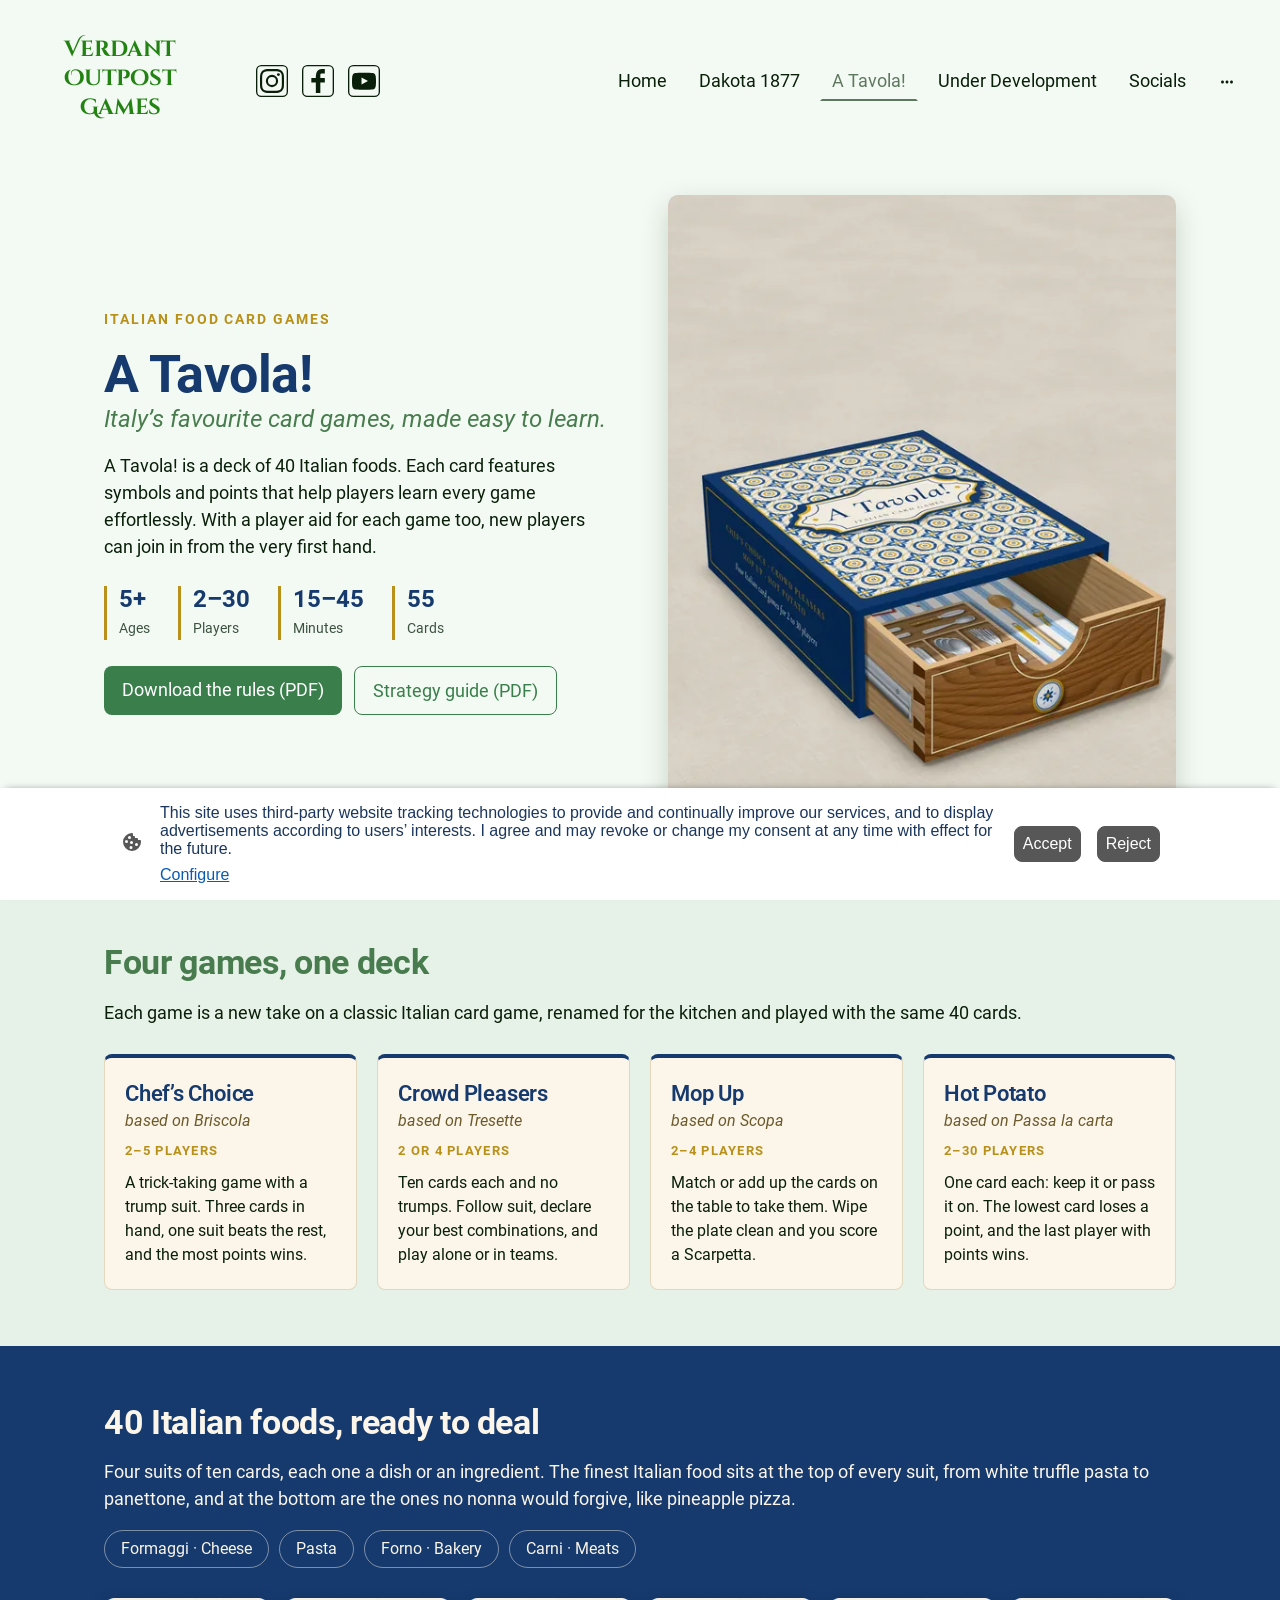
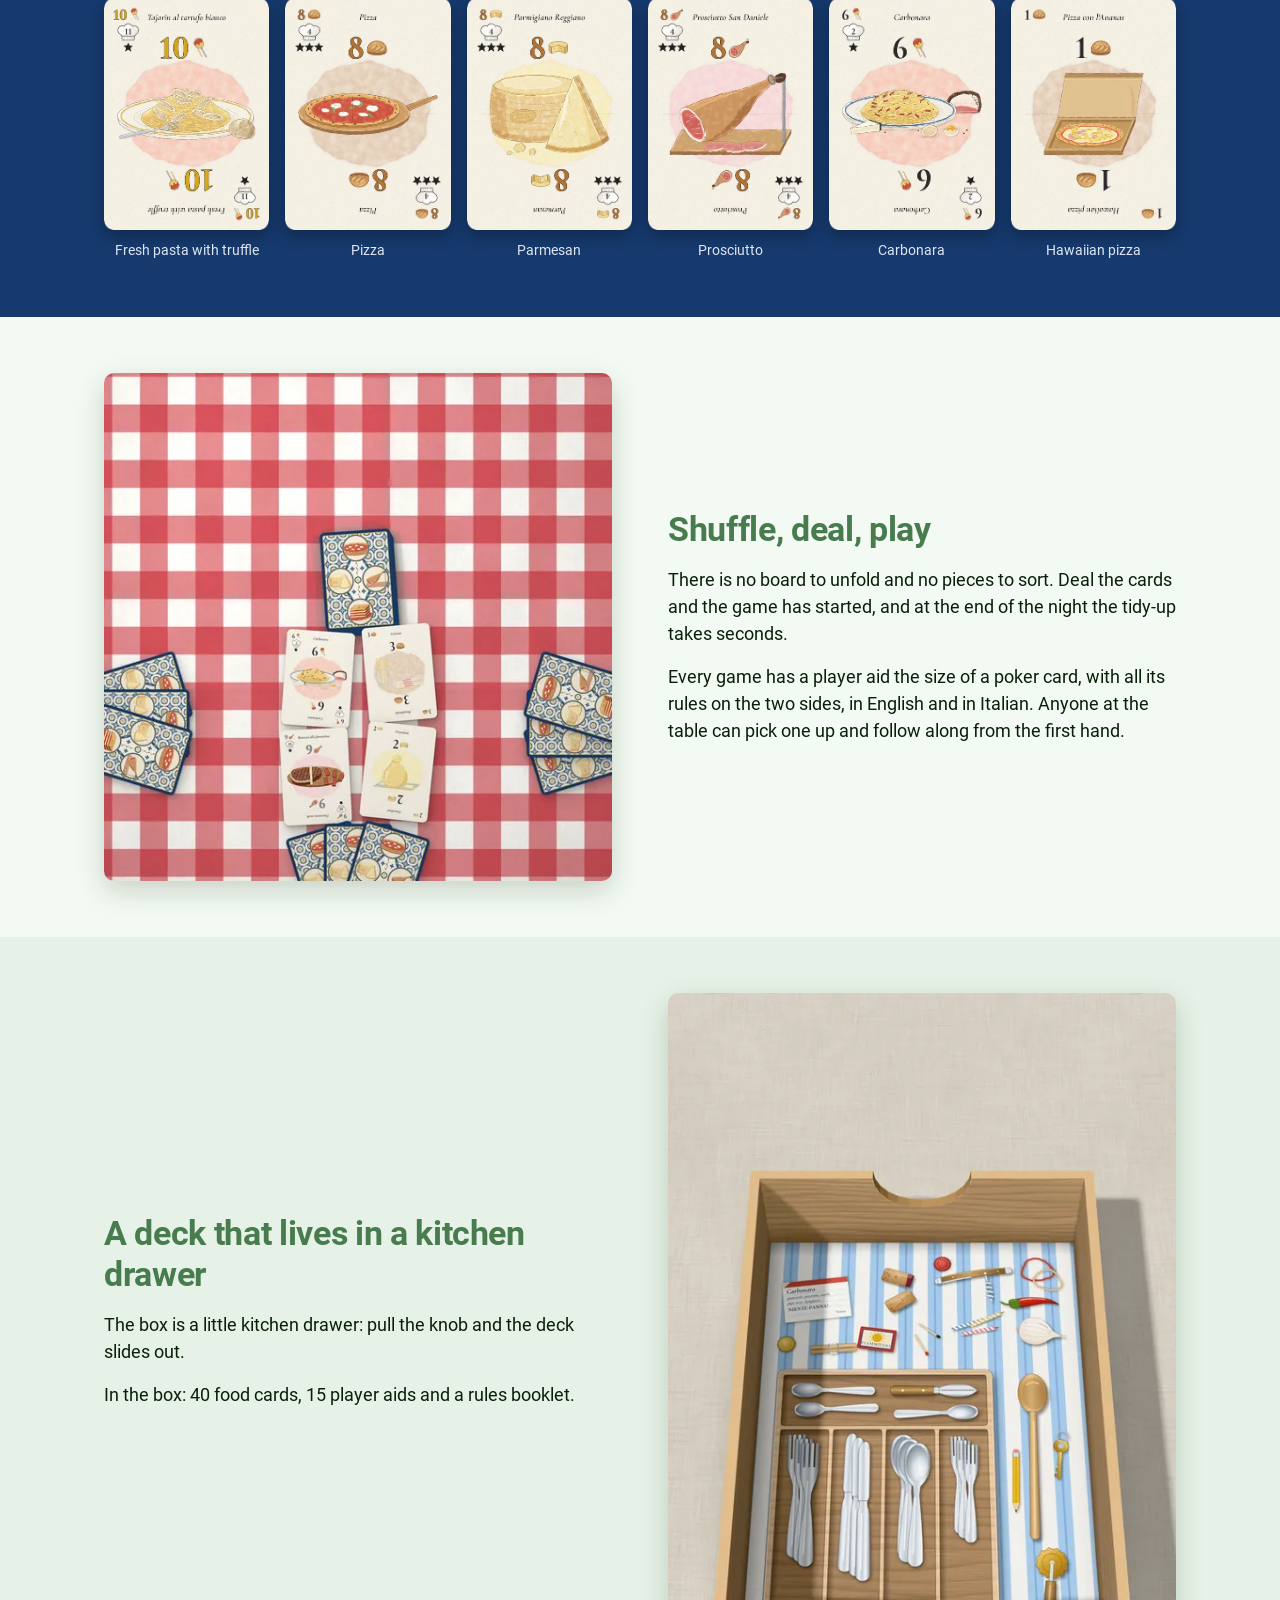
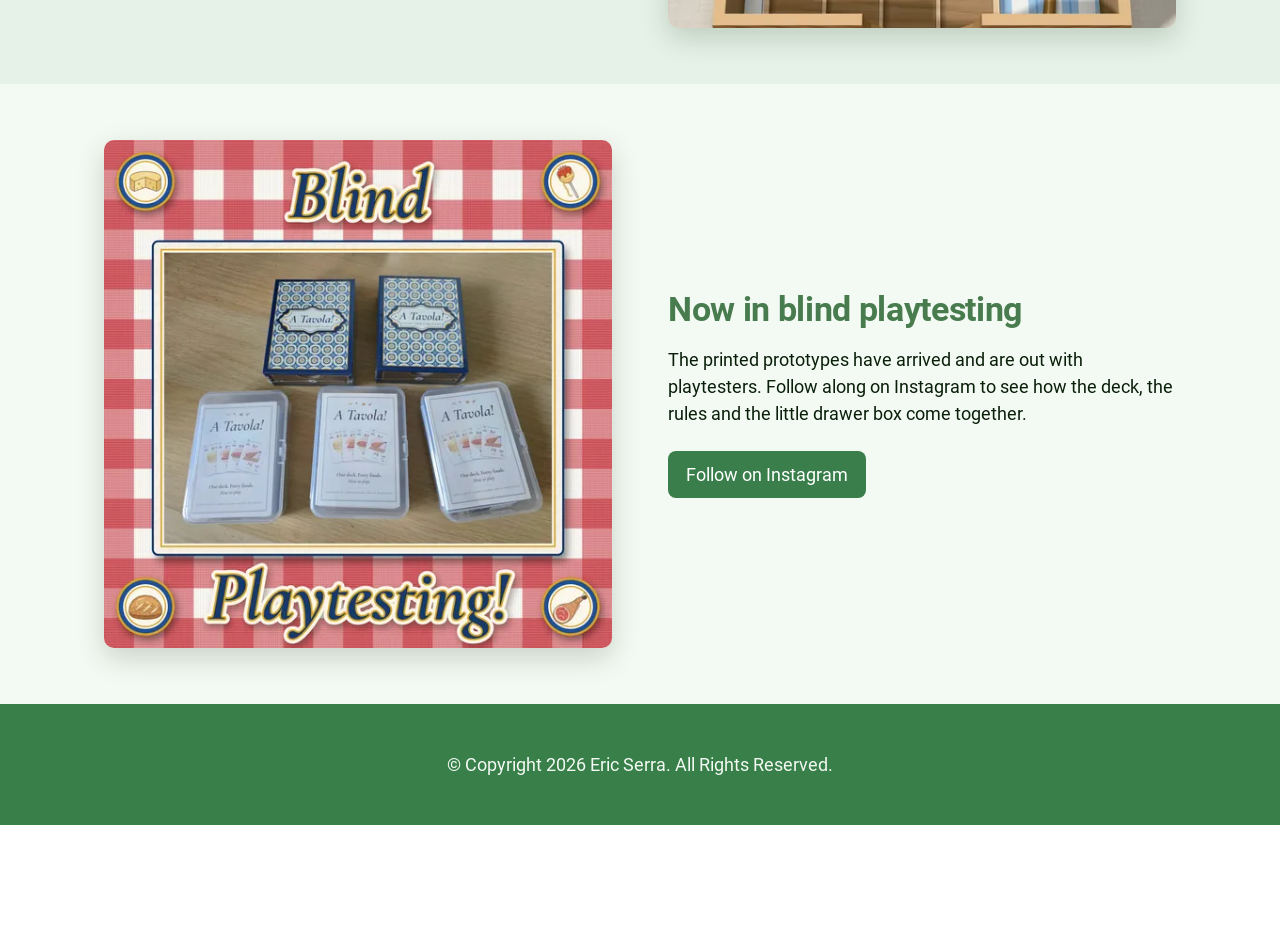
<file: a-tavola/index.html>
<!DOCTYPE html PUBLIC "-//W3C//DTD XHTML 1.1//EN"
   "http://www.w3.org/TR/xhtml11/DTD/xhtml11.dtd">
<html lang="en-GB">
<head>
	<meta charset="UTF-8" />
	<meta name="viewport" content="width=device-width, initial-scale=1" />
	<link rel="profile" href="https://gmpg.org/xfn/11" />
	<title>A Tavola! - Italian Food Card Games | Verdant Outpost Games</title>
<meta name='robots' content='max-image-preview:large' />
<style id="wp-img-auto-sizes-contain-inline-css">
img:is([sizes=auto i],[sizes^="auto," i]){contain-intrinsic-size:3000px 1500px}
/*# sourceURL=wp-img-auto-sizes-contain-inline-css */
</style>
<style id="wp-emoji-styles-inline-css">

	img.wp-smiley, img.emoji {
		display: inline !important;
		border: none !important;
		box-shadow: none !important;
		height: 1em !important;
		width: 1em !important;
		margin: 0 0.07em !important;
		vertical-align: -0.1em !important;
		background: none !important;
		padding: 0 !important;
	}
/*# sourceURL=wp-emoji-styles-inline-css */
</style>
<style id="wp-block-library-inline-css">
:root{--wp-block-synced-color:#7a00df;--wp-block-synced-color--rgb:122,0,223;--wp-bound-block-color:var(--wp-block-synced-color);--wp-editor-canvas-background:#ddd;--wp-admin-theme-color:#007cba;--wp-admin-theme-color--rgb:0,124,186;--wp-admin-theme-color-darker-10:#006ba1;--wp-admin-theme-color-darker-10--rgb:0,107,160.5;--wp-admin-theme-color-darker-20:#005a87;--wp-admin-theme-color-darker-20--rgb:0,90,135;--wp-admin-border-width-focus:2px}@media (min-resolution:192dpi){:root{--wp-admin-border-width-focus:1.5px}}.wp-element-button{cursor:pointer}:root .has-very-light-gray-background-color{background-color:#eee}:root .has-very-dark-gray-background-color{background-color:#313131}:root .has-very-light-gray-color{color:#eee}:root .has-very-dark-gray-color{color:#313131}:root .has-vivid-green-cyan-to-vivid-cyan-blue-gradient-background{background:linear-gradient(135deg,#00d084,#0693e3)}:root .has-purple-crush-gradient-background{background:linear-gradient(135deg,#34e2e4,#4721fb 50%,#ab1dfe)}:root .has-hazy-dawn-gradient-background{background:linear-gradient(135deg,#faaca8,#dad0ec)}:root .has-subdued-olive-gradient-background{background:linear-gradient(135deg,#fafae1,#67a671)}:root .has-atomic-cream-gradient-background{background:linear-gradient(135deg,#fdd79a,#004a59)}:root .has-nightshade-gradient-background{background:linear-gradient(135deg,#330968,#31cdcf)}:root .has-midnight-gradient-background{background:linear-gradient(135deg,#020381,#2874fc)}:root{--wp--preset--font-size--normal:16px;--wp--preset--font-size--huge:42px}.has-regular-font-size{font-size:1em}.has-larger-font-size{font-size:2.625em}.has-normal-font-size{font-size:var(--wp--preset--font-size--normal)}.has-huge-font-size{font-size:var(--wp--preset--font-size--huge)}:root .has-text-align-center{text-align:center}:root .has-text-align-left{text-align:left}:root .has-text-align-right{text-align:right}.has-fit-text{white-space:nowrap!important}#end-resizable-editor-section{display:none}.aligncenter{clear:both}.items-justified-left{justify-content:flex-start}.items-justified-center{justify-content:center}.items-justified-right{justify-content:flex-end}.items-justified-space-between{justify-content:space-between}.screen-reader-text{word-wrap:normal!important;border:0;clip-path:inset(50%);height:1px;margin:-1px;overflow:hidden;padding:0;position:absolute;width:1px;word-break:normal!important}.screen-reader-text:focus{background-color:#ddd;clip-path:none;color:#444;display:block;font-size:1em;height:auto;left:5px;line-height:normal;padding:15px 23px 14px;text-decoration:none;top:5px;width:auto;z-index:100000}html :where(.has-border-color){border-style:solid}html :where([style^=border-color],[style*=";border-color"],[style*="; border-color"]){border-style:solid}html :where([style^=border-top-color],[style*=";border-top-color"],[style*="; border-top-color"]){border-top-style:solid}html :where([style^=border-right-color],[style*=";border-right-color"],[style*="; border-right-color"]){border-right-style:solid}html :where([style^=border-bottom-color],[style*=";border-bottom-color"],[style*="; border-bottom-color"]){border-bottom-style:solid}html :where([style^=border-left-color],[style*=";border-left-color"],[style*="; border-left-color"]){border-left-style:solid}html :where([style^=border-width],[style*=";border-width"],[style*="; border-width"]){border-style:solid}html :where([style^=border-top-width],[style*=";border-top-width"],[style*="; border-top-width"]){border-top-style:solid}html :where([style^=border-right-width],[style*=";border-right-width"],[style*="; border-right-width"]){border-right-style:solid}html :where([style^=border-bottom-width],[style*=";border-bottom-width"],[style*="; border-bottom-width"]){border-bottom-style:solid}html :where([style^=border-left-width],[style*=";border-left-width"],[style*="; border-left-width"]){border-left-style:solid}html :where(img[class*=wp-image-]){height:auto;max-width:100%}:where(figure){margin:0 0 1em}html :where(.is-position-sticky){--wp-admin--admin-bar--position-offset:var(--wp-admin--admin-bar--height,0px)}@media screen and (max-width:600px){html :where(.is-position-sticky){--wp-admin--admin-bar--position-offset:0px}}

/*# sourceURL=/wp-includes/css/dist/block-library/common.min.css */
</style>
<style id="classic-theme-styles-inline-css">
/*! This file is auto-generated */
.wp-block-button__link{color:#fff;background-color:#32373c;border-radius:9999px;box-shadow:none;text-decoration:none;padding:calc(.667em + 2px) calc(1.333em + 2px);font-size:1.125em}.wp-block-file__button{background:#32373c;color:#fff;text-decoration:none}
/*# sourceURL=/wp-includes/css/classic-themes.min.css */
</style>

<style id="global-styles-inline-css">
:root{--wp--preset--aspect-ratio--square: 1;--wp--preset--aspect-ratio--4-3: 4/3;--wp--preset--aspect-ratio--3-4: 3/4;--wp--preset--aspect-ratio--3-2: 3/2;--wp--preset--aspect-ratio--2-3: 2/3;--wp--preset--aspect-ratio--16-9: 16/9;--wp--preset--aspect-ratio--9-16: 9/16;--wp--preset--color--black: #000000;--wp--preset--color--cyan-bluish-gray: #abb8c3;--wp--preset--color--white: #ffffff;--wp--preset--color--pale-pink: #f78da7;--wp--preset--color--vivid-red: #cf2e2e;--wp--preset--color--luminous-vivid-orange: #ff6900;--wp--preset--color--luminous-vivid-amber: #fcb900;--wp--preset--color--light-green-cyan: #7bdcb5;--wp--preset--color--vivid-green-cyan: #00d084;--wp--preset--color--pale-cyan-blue: #8ed1fc;--wp--preset--color--vivid-cyan-blue: #0693e3;--wp--preset--color--vivid-purple: #9b51e0;--wp--preset--gradient--vivid-cyan-blue-to-vivid-purple: linear-gradient(135deg,rgb(6,147,227) 0%,rgb(155,81,224) 100%);--wp--preset--gradient--light-green-cyan-to-vivid-green-cyan: linear-gradient(135deg,rgb(122,220,180) 0%,rgb(0,208,130) 100%);--wp--preset--gradient--luminous-vivid-amber-to-luminous-vivid-orange: linear-gradient(135deg,rgb(252,185,0) 0%,rgb(255,105,0) 100%);--wp--preset--gradient--luminous-vivid-orange-to-vivid-red: linear-gradient(135deg,rgb(255,105,0) 0%,rgb(207,46,46) 100%);--wp--preset--gradient--very-light-gray-to-cyan-bluish-gray: linear-gradient(135deg,rgb(238,238,238) 0%,rgb(169,184,195) 100%);--wp--preset--gradient--cool-to-warm-spectrum: linear-gradient(135deg,rgb(74,234,220) 0%,rgb(151,120,209) 20%,rgb(207,42,186) 40%,rgb(238,44,130) 60%,rgb(251,105,98) 80%,rgb(254,248,76) 100%);--wp--preset--gradient--blush-light-purple: linear-gradient(135deg,rgb(255,206,236) 0%,rgb(152,150,240) 100%);--wp--preset--gradient--blush-bordeaux: linear-gradient(135deg,rgb(254,205,165) 0%,rgb(254,45,45) 50%,rgb(107,0,62) 100%);--wp--preset--gradient--luminous-dusk: linear-gradient(135deg,rgb(255,203,112) 0%,rgb(199,81,192) 50%,rgb(65,88,208) 100%);--wp--preset--gradient--pale-ocean: linear-gradient(135deg,rgb(255,245,203) 0%,rgb(182,227,212) 50%,rgb(51,167,181) 100%);--wp--preset--gradient--electric-grass: linear-gradient(135deg,rgb(202,248,128) 0%,rgb(113,206,126) 100%);--wp--preset--gradient--midnight: linear-gradient(135deg,rgb(2,3,129) 0%,rgb(40,116,252) 100%);--wp--preset--font-size--small: 13px;--wp--preset--font-size--medium: 20px;--wp--preset--font-size--large: 36px;--wp--preset--font-size--x-large: 42px;--wp--preset--spacing--20: 0.44rem;--wp--preset--spacing--30: 0.67rem;--wp--preset--spacing--40: 1rem;--wp--preset--spacing--50: 1.5rem;--wp--preset--spacing--60: 2.25rem;--wp--preset--spacing--70: 3.38rem;--wp--preset--spacing--80: 5.06rem;--wp--preset--shadow--natural: 6px 6px 9px rgba(0, 0, 0, 0.2);--wp--preset--shadow--deep: 12px 12px 50px rgba(0, 0, 0, 0.4);--wp--preset--shadow--sharp: 6px 6px 0px rgba(0, 0, 0, 0.2);--wp--preset--shadow--outlined: 6px 6px 0px -3px rgb(255, 255, 255), 6px 6px rgb(0, 0, 0);--wp--preset--shadow--crisp: 6px 6px 0px rgb(0, 0, 0);}.wp-block-button{--wp--preset--dimension--25: 25%;--wp--preset--dimension--50: 50%;--wp--preset--dimension--75: 75%;--wp--preset--dimension--100: 100%;}:where(body) { margin: 0; }:where(.is-layout-flex){gap: 0.5em;}:where(.is-layout-grid){gap: 0.5em;}body .is-layout-flex{display: flex;}.is-layout-flex{flex-wrap: wrap;align-items: center;}.is-layout-flex > :is(*, div){margin: 0;}body .is-layout-grid{display: grid;}.is-layout-grid > :is(*, div){margin: 0;}body{padding-top: 0px;padding-right: 0px;padding-bottom: 0px;padding-left: 0px;}:root :where(.wp-element-button, .wp-block-button__link){background-color: #32373c;border-width: 0;color: #fff;font-family: inherit;font-size: inherit;font-style: inherit;font-weight: inherit;letter-spacing: inherit;line-height: inherit;padding-top: calc(0.667em + 2px);padding-right: calc(1.333em + 2px);padding-bottom: calc(0.667em + 2px);padding-left: calc(1.333em + 2px);text-decoration: none;text-transform: inherit;}.has-black-color{color: var(--wp--preset--color--black) !important;}.has-cyan-bluish-gray-color{color: var(--wp--preset--color--cyan-bluish-gray) !important;}.has-white-color{color: var(--wp--preset--color--white) !important;}.has-pale-pink-color{color: var(--wp--preset--color--pale-pink) !important;}.has-vivid-red-color{color: var(--wp--preset--color--vivid-red) !important;}.has-luminous-vivid-orange-color{color: var(--wp--preset--color--luminous-vivid-orange) !important;}.has-luminous-vivid-amber-color{color: var(--wp--preset--color--luminous-vivid-amber) !important;}.has-light-green-cyan-color{color: var(--wp--preset--color--light-green-cyan) !important;}.has-vivid-green-cyan-color{color: var(--wp--preset--color--vivid-green-cyan) !important;}.has-pale-cyan-blue-color{color: var(--wp--preset--color--pale-cyan-blue) !important;}.has-vivid-cyan-blue-color{color: var(--wp--preset--color--vivid-cyan-blue) !important;}.has-vivid-purple-color{color: var(--wp--preset--color--vivid-purple) !important;}.has-black-background-color{background-color: var(--wp--preset--color--black) !important;}.has-cyan-bluish-gray-background-color{background-color: var(--wp--preset--color--cyan-bluish-gray) !important;}.has-white-background-color{background-color: var(--wp--preset--color--white) !important;}.has-pale-pink-background-color{background-color: var(--wp--preset--color--pale-pink) !important;}.has-vivid-red-background-color{background-color: var(--wp--preset--color--vivid-red) !important;}.has-luminous-vivid-orange-background-color{background-color: var(--wp--preset--color--luminous-vivid-orange) !important;}.has-luminous-vivid-amber-background-color{background-color: var(--wp--preset--color--luminous-vivid-amber) !important;}.has-light-green-cyan-background-color{background-color: var(--wp--preset--color--light-green-cyan) !important;}.has-vivid-green-cyan-background-color{background-color: var(--wp--preset--color--vivid-green-cyan) !important;}.has-pale-cyan-blue-background-color{background-color: var(--wp--preset--color--pale-cyan-blue) !important;}.has-vivid-cyan-blue-background-color{background-color: var(--wp--preset--color--vivid-cyan-blue) !important;}.has-vivid-purple-background-color{background-color: var(--wp--preset--color--vivid-purple) !important;}.has-black-border-color{border-color: var(--wp--preset--color--black) !important;}.has-cyan-bluish-gray-border-color{border-color: var(--wp--preset--color--cyan-bluish-gray) !important;}.has-white-border-color{border-color: var(--wp--preset--color--white) !important;}.has-pale-pink-border-color{border-color: var(--wp--preset--color--pale-pink) !important;}.has-vivid-red-border-color{border-color: var(--wp--preset--color--vivid-red) !important;}.has-luminous-vivid-orange-border-color{border-color: var(--wp--preset--color--luminous-vivid-orange) !important;}.has-luminous-vivid-amber-border-color{border-color: var(--wp--preset--color--luminous-vivid-amber) !important;}.has-light-green-cyan-border-color{border-color: var(--wp--preset--color--light-green-cyan) !important;}.has-vivid-green-cyan-border-color{border-color: var(--wp--preset--color--vivid-green-cyan) !important;}.has-pale-cyan-blue-border-color{border-color: var(--wp--preset--color--pale-cyan-blue) !important;}.has-vivid-cyan-blue-border-color{border-color: var(--wp--preset--color--vivid-cyan-blue) !important;}.has-vivid-purple-border-color{border-color: var(--wp--preset--color--vivid-purple) !important;}.has-vivid-cyan-blue-to-vivid-purple-gradient-background{background: var(--wp--preset--gradient--vivid-cyan-blue-to-vivid-purple) !important;}.has-light-green-cyan-to-vivid-green-cyan-gradient-background{background: var(--wp--preset--gradient--light-green-cyan-to-vivid-green-cyan) !important;}.has-luminous-vivid-amber-to-luminous-vivid-orange-gradient-background{background: var(--wp--preset--gradient--luminous-vivid-amber-to-luminous-vivid-orange) !important;}.has-luminous-vivid-orange-to-vivid-red-gradient-background{background: var(--wp--preset--gradient--luminous-vivid-orange-to-vivid-red) !important;}.has-very-light-gray-to-cyan-bluish-gray-gradient-background{background: var(--wp--preset--gradient--very-light-gray-to-cyan-bluish-gray) !important;}.has-cool-to-warm-spectrum-gradient-background{background: var(--wp--preset--gradient--cool-to-warm-spectrum) !important;}.has-blush-light-purple-gradient-background{background: var(--wp--preset--gradient--blush-light-purple) !important;}.has-blush-bordeaux-gradient-background{background: var(--wp--preset--gradient--blush-bordeaux) !important;}.has-luminous-dusk-gradient-background{background: var(--wp--preset--gradient--luminous-dusk) !important;}.has-pale-ocean-gradient-background{background: var(--wp--preset--gradient--pale-ocean) !important;}.has-electric-grass-gradient-background{background: var(--wp--preset--gradient--electric-grass) !important;}.has-midnight-gradient-background{background: var(--wp--preset--gradient--midnight) !important;}.has-small-font-size{font-size: var(--wp--preset--font-size--small) !important;}.has-medium-font-size{font-size: var(--wp--preset--font-size--medium) !important;}.has-large-font-size{font-size: var(--wp--preset--font-size--large) !important;}.has-x-large-font-size{font-size: var(--wp--preset--font-size--x-large) !important;}
/*# sourceURL=global-styles-inline-css */
</style>

<link rel='stylesheet' id='go-x-post-editor-css' href='../wp-content/plugins/go-x-post-editor/build/index-fe.css' media='all' />
<link rel='stylesheet' id='gox-style-0-css' href='../wp-content/uploads/go-x/style.css' media='all' />
<link rel="canonical" href="./" />
<link rel='shortlink' href='https://www.verdantoutpost.com/?p=291' />
				<script>
					window.goxwpDeployment=true;
				</script>
	<script type="application/ld+json">
                    {"@context":"https://schema.org","@type":"LocalBusiness","logo":"/-_-/resources/images/files/67120199-512e-4df1-809b-0810bfc0ea8a/b1674737-ef24-41eb-8ea8-cbc4cca74434?o=rs:fill:809:808:1:1/g:sm/","url":"https://verdantoutpost.com","name":"Verdant Outpost Games","sameAs":["","","","https://www.youtube.com/@verdant.outpost","https://www.facebook.com/people/Verdant-Outpost-Games/61590462296860/","","https://www.instagram.com/verdant.outpost/"],"email":"ericserra@verdantoutpost.com"}
                </script><meta name="description" content="A Tavola! is a deck of 40 Italian foods for four classic Italian card games, made easy to learn, with a player aid for every game." /><meta property="og:image" content="../wp-content/uploads/go-x/u/72191930-62aa-4aa5-a026-ffb4e1412236/image.png" /><link rel="shortcut icon" href="../wp-content/uploads/go-x/u/78a9d674-a477-477f-a71c-d5888ab7f608/w16,h16,rtfit,bg,el1,ex1,fico/image.ico" type="image/x-icon" /><link rel="icon" href="../wp-content/uploads/go-x/u/78a9d674-a477-477f-a71c-d5888ab7f608/w16,h16,rtfit,bg,el1,ex1,fico/image.ico" type="image/x-icon" /><link rel="apple-touch-icon" sizes="180x180" href="../wp-content/uploads/go-x/u/78a9d674-a477-477f-a71c-d5888ab7f608/w180,h180,rtfit,bgdde1e5,el1,ex1,fpng/image.png" type="image/png" /><link rel="icon" type="image/png" sizes="32x32" href="../wp-content/uploads/go-x/u/78a9d674-a477-477f-a71c-d5888ab7f608/w32,h32,rtfit,bg,el1,ex1,fpng/image.png" type="image/png" /><link rel="icon" type="image/png" sizes="192x192" href="../wp-content/uploads/go-x/u/78a9d674-a477-477f-a71c-d5888ab7f608/w192,h192,rtfit,bg,el1,ex1,fpng/image.png" type="image/png" /><link rel="icon" type="image/png" sizes="16x16" href="../wp-content/uploads/go-x/u/78a9d674-a477-477f-a71c-d5888ab7f608/w16,h16,rtfit,bg,el1,ex1,fpng/image.png" type="image/png" /><style id="wp-custom-css">
@font-face{src:url(../wp-content/themes/gox/public/fonts/Roboto-latin_latin-ext-100.eot);src:local("Roboto Thin"),local("Roboto-Thin");src:url(../wp-content/themes/gox/public/fonts/Roboto-latin_latin-ext-100.eot) format("embedded-opentype");src:url(../wp-content/themes/gox/public/fonts/Roboto-latin_latin-ext-100.woff2) format("woff2");src:url(../wp-content/themes/gox/public/fonts/Roboto-latin_latin-ext-100.woff) format("woff");src:url(../wp-content/themes/gox/public/fonts/Roboto-latin_latin-ext-100.ttf) format("truetype");src:url(../wp-content/themes/gox/public/fonts/Roboto-latin_latin-ext-100.svg) format("svg");font-family:Roboto;font-style:normal;font-weight:100;src:url(../wp-content/themes/gox/public/fonts/Roboto-latin_latin-ext-100.woff) format("woff")}@font-face{src:url(../wp-content/themes/gox/public/fonts/Roboto-latin_latin-ext-100italic.eot);src:local("Roboto ThinItalic"),local("Roboto-ThinItalic");src:url(../wp-content/themes/gox/public/fonts/Roboto-latin_latin-ext-100italic.eot) format("embedded-opentype");src:url(../wp-content/themes/gox/public/fonts/Roboto-latin_latin-ext-100italic.woff2) format("woff2");src:url(../wp-content/themes/gox/public/fonts/Roboto-latin_latin-ext-100italic.woff) format("woff");src:url(../wp-content/themes/gox/public/fonts/Roboto-latin_latin-ext-100italic.ttf) format("truetype");src:url(../wp-content/themes/gox/public/fonts/Roboto-latin_latin-ext-100italic.svg) format("svg");font-family:Roboto;font-style:italic;font-weight:100;src:url(../wp-content/themes/gox/public/fonts/Roboto-latin_latin-ext-100italic.woff) format("woff")}@font-face{src:url(../wp-content/themes/gox/public/fonts/Roboto-latin_latin-ext-200.eot);src:local("Roboto ExtraLight"),local("Roboto-ExtraLight");src:url(../wp-content/themes/gox/public/fonts/Roboto-latin_latin-ext-200.eot) format("embedded-opentype");src:url(../wp-content/themes/gox/public/fonts/Roboto-latin_latin-ext-200.woff2) format("woff2");src:url(../wp-content/themes/gox/public/fonts/Roboto-latin_latin-ext-200.woff) format("woff");src:url(../wp-content/themes/gox/public/fonts/Roboto-latin_latin-ext-200.ttf) format("truetype");src:url(../wp-content/themes/gox/public/fonts/Roboto-latin_latin-ext-200.svg) format("svg");font-family:Roboto;font-style:normal;font-weight:200;src:url(../wp-content/themes/gox/public/fonts/Roboto-latin_latin-ext-200.woff) format("woff")}@font-face{src:url(../wp-content/themes/gox/public/fonts/Roboto-latin_latin-ext-200italic.eot);src:local("Roboto ExtraLightItalic"),local("Roboto-ExtraLightItalic");src:url(../wp-content/themes/gox/public/fonts/Roboto-latin_latin-ext-200italic.eot) format("embedded-opentype");src:url(../wp-content/themes/gox/public/fonts/Roboto-latin_latin-ext-200italic.woff2) format("woff2");src:url(../wp-content/themes/gox/public/fonts/Roboto-latin_latin-ext-200italic.woff) format("woff");src:url(../wp-content/themes/gox/public/fonts/Roboto-latin_latin-ext-200italic.ttf) format("truetype");src:url(../wp-content/themes/gox/public/fonts/Roboto-latin_latin-ext-200italic.svg) format("svg");font-family:Roboto;font-style:italic;font-weight:200;src:url(../wp-content/themes/gox/public/fonts/Roboto-latin_latin-ext-200italic.woff) format("woff")}@font-face{src:url(../wp-content/themes/gox/public/fonts/Roboto-latin_latin-ext-300.eot);src:local("Roboto Light"),local("Roboto-Light");src:url(../wp-content/themes/gox/public/fonts/Roboto-latin_latin-ext-300.eot) format("embedded-opentype");src:url(../wp-content/themes/gox/public/fonts/Roboto-latin_latin-ext-300.woff2) format("woff2");src:url(../wp-content/themes/gox/public/fonts/Roboto-latin_latin-ext-300.woff) format("woff");src:url(../wp-content/themes/gox/public/fonts/Roboto-latin_latin-ext-300.ttf) format("truetype");src:url(../wp-content/themes/gox/public/fonts/Roboto-latin_latin-ext-300.svg) format("svg");font-family:Roboto;font-style:normal;font-weight:300;src:url(../wp-content/themes/gox/public/fonts/Roboto-latin_latin-ext-300.woff) format("woff")}@font-face{src:url(../wp-content/themes/gox/public/fonts/Roboto-latin_latin-ext-300italic.eot);src:local("Roboto LightItalic"),local("Roboto-LightItalic");src:url(../wp-content/themes/gox/public/fonts/Roboto-latin_latin-ext-300italic.eot) format("embedded-opentype");src:url(../wp-content/themes/gox/public/fonts/Roboto-latin_latin-ext-300italic.woff2) format("woff2");src:url(../wp-content/themes/gox/public/fonts/Roboto-latin_latin-ext-300italic.woff) format("woff");src:url(../wp-content/themes/gox/public/fonts/Roboto-latin_latin-ext-300italic.ttf) format("truetype");src:url(../wp-content/themes/gox/public/fonts/Roboto-latin_latin-ext-300italic.svg) format("svg");font-family:Roboto;font-style:italic;font-weight:300;src:url(../wp-content/themes/gox/public/fonts/Roboto-latin_latin-ext-300italic.woff) format("woff")}@font-face{src:url(../wp-content/themes/gox/public/fonts/Roboto-latin_latin-ext-regular.eot);src:local("Roboto Regular"),local("Roboto-Regular");src:url(../wp-content/themes/gox/public/fonts/Roboto-latin_latin-ext-regular.eot) format("embedded-opentype");src:url(../wp-content/themes/gox/public/fonts/Roboto-latin_latin-ext-regular.woff2) format("woff2");src:url(../wp-content/themes/gox/public/fonts/Roboto-latin_latin-ext-regular.woff) format("woff");src:url(../wp-content/themes/gox/public/fonts/Roboto-latin_latin-ext-regular.ttf) format("truetype");src:url(../wp-content/themes/gox/public/fonts/Roboto-latin_latin-ext-regular.svg) format("svg");font-family:Roboto;font-style:normal;font-weight:400;src:url(../wp-content/themes/gox/public/fonts/Roboto-latin_latin-ext-regular.woff) format("woff")}@font-face{src:url(../wp-content/themes/gox/public/fonts/Roboto-latin_latin-ext-italic.eot);src:local("Roboto Italic"),local("Roboto-Italic");src:url(../wp-content/themes/gox/public/fonts/Roboto-latin_latin-ext-italic.eot) format("embedded-opentype");src:url(../wp-content/themes/gox/public/fonts/Roboto-latin_latin-ext-italic.woff2) format("woff2");src:url(../wp-content/themes/gox/public/fonts/Roboto-latin_latin-ext-italic.woff) format("woff");src:url(../wp-content/themes/gox/public/fonts/Roboto-latin_latin-ext-italic.ttf) format("truetype");src:url(../wp-content/themes/gox/public/fonts/Roboto-latin_latin-ext-italic.svg) format("svg");font-family:Roboto;font-style:italic;font-weight:400;src:url(../wp-content/themes/gox/public/fonts/Roboto-latin_latin-ext-italic.woff) format("woff")}@font-face{src:url(../wp-content/themes/gox/public/fonts/Roboto-latin_latin-ext-500.eot);src:local("Roboto Medium"),local("Roboto-Medium");src:url(../wp-content/themes/gox/public/fonts/Roboto-latin_latin-ext-500.eot) format("embedded-opentype");src:url(../wp-content/themes/gox/public/fonts/Roboto-latin_latin-ext-500.woff2) format("woff2");src:url(../wp-content/themes/gox/public/fonts/Roboto-latin_latin-ext-500.woff) format("woff");src:url(../wp-content/themes/gox/public/fonts/Roboto-latin_latin-ext-500.ttf) format("truetype");src:url(../wp-content/themes/gox/public/fonts/Roboto-latin_latin-ext-500.svg) format("svg");font-family:Roboto;font-style:normal;font-weight:500;src:url(../wp-content/themes/gox/public/fonts/Roboto-latin_latin-ext-500.woff) format("woff")}@font-face{src:url(../wp-content/themes/gox/public/fonts/Roboto-latin_latin-ext-500italic.eot);src:local("Roboto MediumItalic"),local("Roboto-MediumItalic");src:url(../wp-content/themes/gox/public/fonts/Roboto-latin_latin-ext-500italic.eot) format("embedded-opentype");src:url(../wp-content/themes/gox/public/fonts/Roboto-latin_latin-ext-500italic.woff2) format("woff2");src:url(../wp-content/themes/gox/public/fonts/Roboto-latin_latin-ext-500italic.woff) format("woff");src:url(../wp-content/themes/gox/public/fonts/Roboto-latin_latin-ext-500italic.ttf) format("truetype");src:url(../wp-content/themes/gox/public/fonts/Roboto-latin_latin-ext-500italic.svg) format("svg");font-family:Roboto;font-style:italic;font-weight:500;src:url(../wp-content/themes/gox/public/fonts/Roboto-latin_latin-ext-500italic.woff) format("woff")}@font-face{src:url(../wp-content/themes/gox/public/fonts/Roboto-latin_latin-ext-600.eot);src:local("Roboto SemiBold"),local("Roboto-SemiBold");src:url(../wp-content/themes/gox/public/fonts/Roboto-latin_latin-ext-600.eot) format("embedded-opentype");src:url(../wp-content/themes/gox/public/fonts/Roboto-latin_latin-ext-600.woff2) format("woff2");src:url(../wp-content/themes/gox/public/fonts/Roboto-latin_latin-ext-600.woff) format("woff");src:url(../wp-content/themes/gox/public/fonts/Roboto-latin_latin-ext-600.ttf) format("truetype");src:url(../wp-content/themes/gox/public/fonts/Roboto-latin_latin-ext-600.svg) format("svg");font-family:Roboto;font-style:normal;font-weight:600;src:url(../wp-content/themes/gox/public/fonts/Roboto-latin_latin-ext-600.woff) format("woff")}@font-face{src:url(../wp-content/themes/gox/public/fonts/Roboto-latin_latin-ext-600italic.eot);src:local("Roboto SemiBoldItalic"),local("Roboto-SemiBoldItalic");src:url(../wp-content/themes/gox/public/fonts/Roboto-latin_latin-ext-600italic.eot) format("embedded-opentype");src:url(../wp-content/themes/gox/public/fonts/Roboto-latin_latin-ext-600italic.woff2) format("woff2");src:url(../wp-content/themes/gox/public/fonts/Roboto-latin_latin-ext-600italic.woff) format("woff");src:url(../wp-content/themes/gox/public/fonts/Roboto-latin_latin-ext-600italic.ttf) format("truetype");src:url(../wp-content/themes/gox/public/fonts/Roboto-latin_latin-ext-600italic.svg) format("svg");font-family:Roboto;font-style:italic;font-weight:600;src:url(../wp-content/themes/gox/public/fonts/Roboto-latin_latin-ext-600italic.woff) format("woff")}@font-face{src:url(../wp-content/themes/gox/public/fonts/Roboto-latin_latin-ext-700.eot);src:local("Roboto Bold"),local("Roboto-Bold");src:url(../wp-content/themes/gox/public/fonts/Roboto-latin_latin-ext-700.eot) format("embedded-opentype");src:url(../wp-content/themes/gox/public/fonts/Roboto-latin_latin-ext-700.woff2) format("woff2");src:url(../wp-content/themes/gox/public/fonts/Roboto-latin_latin-ext-700.woff) format("woff");src:url(../wp-content/themes/gox/public/fonts/Roboto-latin_latin-ext-700.ttf) format("truetype");src:url(../wp-content/themes/gox/public/fonts/Roboto-latin_latin-ext-700.svg) format("svg");font-family:Roboto;font-style:normal;font-weight:700;src:url(../wp-content/themes/gox/public/fonts/Roboto-latin_latin-ext-700.woff) format("woff")}@font-face{src:url(../wp-content/themes/gox/public/fonts/Roboto-latin_latin-ext-700italic.eot);src:local("Roboto BoldItalic"),local("Roboto-BoldItalic");src:url(../wp-content/themes/gox/public/fonts/Roboto-latin_latin-ext-700italic.eot) format("embedded-opentype");src:url(../wp-content/themes/gox/public/fonts/Roboto-latin_latin-ext-700italic.woff2) format("woff2");src:url(../wp-content/themes/gox/public/fonts/Roboto-latin_latin-ext-700italic.woff) format("woff");src:url(../wp-content/themes/gox/public/fonts/Roboto-latin_latin-ext-700italic.ttf) format("truetype");src:url(../wp-content/themes/gox/public/fonts/Roboto-latin_latin-ext-700italic.svg) format("svg");font-family:Roboto;font-style:italic;font-weight:700;src:url(../wp-content/themes/gox/public/fonts/Roboto-latin_latin-ext-700italic.woff) format("woff")}@font-face{src:url(../wp-content/themes/gox/public/fonts/Roboto-latin_latin-ext-800.eot);src:local("Roboto ExtraBold"),local("Roboto-ExtraBold");src:url(../wp-content/themes/gox/public/fonts/Roboto-latin_latin-ext-800.eot) format("embedded-opentype");src:url(../wp-content/themes/gox/public/fonts/Roboto-latin_latin-ext-800.woff2) format("woff2");src:url(../wp-content/themes/gox/public/fonts/Roboto-latin_latin-ext-800.woff) format("woff");src:url(../wp-content/themes/gox/public/fonts/Roboto-latin_latin-ext-800.ttf) format("truetype");src:url(../wp-content/themes/gox/public/fonts/Roboto-latin_latin-ext-800.svg) format("svg");font-family:Roboto;font-style:normal;font-weight:800;src:url(../wp-content/themes/gox/public/fonts/Roboto-latin_latin-ext-800.woff) format("woff")}@font-face{src:url(../wp-content/themes/gox/public/fonts/Roboto-latin_latin-ext-800italic.eot);src:local("Roboto ExtraBoldItalic"),local("Roboto-ExtraBoldItalic");src:url(../wp-content/themes/gox/public/fonts/Roboto-latin_latin-ext-800italic.eot) format("embedded-opentype");src:url(../wp-content/themes/gox/public/fonts/Roboto-latin_latin-ext-800italic.woff2) format("woff2");src:url(../wp-content/themes/gox/public/fonts/Roboto-latin_latin-ext-800italic.woff) format("woff");src:url(../wp-content/themes/gox/public/fonts/Roboto-latin_latin-ext-800italic.ttf) format("truetype");src:url(../wp-content/themes/gox/public/fonts/Roboto-latin_latin-ext-800italic.svg) format("svg");font-family:Roboto;font-style:italic;font-weight:800;src:url(../wp-content/themes/gox/public/fonts/Roboto-latin_latin-ext-800italic.woff) format("woff")}@font-face{src:url(../wp-content/themes/gox/public/fonts/Roboto-latin_latin-ext-900.eot);src:local("Roboto Black"),local("Roboto-Black");src:url(../wp-content/themes/gox/public/fonts/Roboto-latin_latin-ext-900.eot) format("embedded-opentype");src:url(../wp-content/themes/gox/public/fonts/Roboto-latin_latin-ext-900.woff2) format("woff2");src:url(../wp-content/themes/gox/public/fonts/Roboto-latin_latin-ext-900.woff) format("woff");src:url(../wp-content/themes/gox/public/fonts/Roboto-latin_latin-ext-900.ttf) format("truetype");src:url(../wp-content/themes/gox/public/fonts/Roboto-latin_latin-ext-900.svg) format("svg");font-family:Roboto;font-style:normal;font-weight:900;src:url(../wp-content/themes/gox/public/fonts/Roboto-latin_latin-ext-900.woff) format("woff")}@font-face{src:url(../wp-content/themes/gox/public/fonts/Roboto-latin_latin-ext-900italic.eot);src:local("Roboto BlackItalic"),local("Roboto-BlackItalic");src:url(../wp-content/themes/gox/public/fonts/Roboto-latin_latin-ext-900italic.eot) format("embedded-opentype");src:url(../wp-content/themes/gox/public/fonts/Roboto-latin_latin-ext-900italic.woff2) format("woff2");src:url(../wp-content/themes/gox/public/fonts/Roboto-latin_latin-ext-900italic.woff) format("woff");src:url(../wp-content/themes/gox/public/fonts/Roboto-latin_latin-ext-900italic.ttf) format("truetype");src:url(../wp-content/themes/gox/public/fonts/Roboto-latin_latin-ext-900italic.svg) format("svg");font-family:Roboto;font-style:italic;font-weight:900;src:url(../wp-content/themes/gox/public/fonts/Roboto-latin_latin-ext-900italic.woff) format("woff")}.accessNavigationLink{font-family:'Open Sans',sans-serif;border-radius:8px;text-align:center;padding:13px 0;color:#00f;font-size:16px;font-weight:700;width:100%;top:-50px;position:absolute;text-decoration:none;opacity:0}.accessNavigationLink:focus-visible{top:5px;outline:2px solid #00f;outline-offset:2px;box-shadow:0 0 0 2px #fff;left:6px;width:calc(100% - 6px);position:static;display:block;margin-top:5px;margin-left:6px;background-color:#fff;opacity:1}.accessNavigationList{margin:0;list-style:none;padding:0;z-index:1;position:relative}.animation-flip-top:not(.is-visible){visibility:hidden}.theming-theme-accent1-sticky{color:#fff!important}.theming-theme-accent2-sticky{color:#fff!important}.theming-theme-accent3-sticky{color:#fff!important}.theming-theme-light-sticky{color:#fff!important}.theming-theme-dark-sticky{color:#0a1f0a!important}.theming-basic-Grey-sticky{color:#fff!important}.theming-basic-Red-sticky{color:#fff!important}.theming-basic-Orange-sticky{color:#fff!important}.theming-basic-Yellow-sticky{color:#fff!important}.theming-basic-Green-sticky{color:#fff!important}.theming-basic-Cyan-sticky{color:#fff!important}.theming-basic-Blue-sticky{color:#fff!important}.theming-basic-Purple-sticky{color:#fff!important}@media (min-width:768px) and (max-width:1023.95px){.grid-row-4c44d26b-8f64-4a42-87b0-b59764cbb7b9{flex-direction:column!important}}@font-face{src:url(../wp-content/themes/gox/public/fonts/CinzelDecorative-latin_latin-ext-regular.eot);src:local("CinzelDecorative Regular"),local("CinzelDecorative-Regular");src:url(../wp-content/themes/gox/public/fonts/CinzelDecorative-latin_latin-ext-regular.eot) format("embedded-opentype");src:url(../wp-content/themes/gox/public/fonts/CinzelDecorative-latin_latin-ext-regular.woff2) format("woff2");src:url(../wp-content/themes/gox/public/fonts/CinzelDecorative-latin_latin-ext-regular.woff) format("woff");src:url(../wp-content/themes/gox/public/fonts/CinzelDecorative-latin_latin-ext-regular.ttf) format("truetype");src:url(../wp-content/themes/gox/public/fonts/CinzelDecorative-latin_latin-ext-regular.svg) format("svg");font-family:CinzelDecorative;font-style:normal;font-weight:400;src:url(../wp-content/themes/gox/public/fonts/CinzelDecorative-latin_latin-ext-regular.woff) format("woff")}@font-face{src:url(../wp-content/themes/gox/public/fonts/CinzelDecorative-latin_latin-ext-700.eot);src:local("CinzelDecorative Bold"),local("CinzelDecorative-Bold");src:url(../wp-content/themes/gox/public/fonts/CinzelDecorative-latin_latin-ext-700.eot) format("embedded-opentype");src:url(../wp-content/themes/gox/public/fonts/CinzelDecorative-latin_latin-ext-700.woff2) format("woff2");src:url(../wp-content/themes/gox/public/fonts/CinzelDecorative-latin_latin-ext-700.woff) format("woff");src:url(../wp-content/themes/gox/public/fonts/CinzelDecorative-latin_latin-ext-700.ttf) format("truetype");src:url(../wp-content/themes/gox/public/fonts/CinzelDecorative-latin_latin-ext-700.svg) format("svg");font-family:CinzelDecorative;font-style:normal;font-weight:700;src:url(../wp-content/themes/gox/public/fonts/CinzelDecorative-latin_latin-ext-700.woff) format("woff")}@font-face{src:url(../wp-content/themes/gox/public/fonts/CinzelDecorative-latin_latin-ext-900.eot);src:local("CinzelDecorative Black"),local("CinzelDecorative-Black");src:url(../wp-content/themes/gox/public/fonts/CinzelDecorative-latin_latin-ext-900.eot) format("embedded-opentype");src:url(../wp-content/themes/gox/public/fonts/CinzelDecorative-latin_latin-ext-900.woff2) format("woff2");src:url(../wp-content/themes/gox/public/fonts/CinzelDecorative-latin_latin-ext-900.woff) format("woff");src:url(../wp-content/themes/gox/public/fonts/CinzelDecorative-latin_latin-ext-900.ttf) format("truetype");src:url(../wp-content/themes/gox/public/fonts/CinzelDecorative-latin_latin-ext-900.svg) format("svg");font-family:CinzelDecorative;font-style:normal;font-weight:900;src:url(../wp-content/themes/gox/public/fonts/CinzelDecorative-latin_latin-ext-900.woff) format("woff")}.logo-5e765aec-e918-4b75-b4be-4928e28b4789 .theming-theme-accent1{color:#397f4a!important}.logo-5e765aec-e918-4b75-b4be-4928e28b4789 .theming-theme-accent2{color:#896d35!important}.logo-5e765aec-e918-4b75-b4be-4928e28b4789 .theming-theme-accent3{color:#487c4e!important}.logo-5e765aec-e918-4b75-b4be-4928e28b4789 .theming-theme-light{color:#5f775f!important}.logo-5e765aec-e918-4b75-b4be-4928e28b4789 .theming-theme-dark{color:#0a1f0a!important}.logo-5e765aec-e918-4b75-b4be-4928e28b4789 .theming-basic-Grey{color:#717171!important}.logo-5e765aec-e918-4b75-b4be-4928e28b4789 .theming-basic-Red{color:#e0110c!important}.logo-5e765aec-e918-4b75-b4be-4928e28b4789 .theming-basic-Orange{color:#b65503!important}.logo-5e765aec-e918-4b75-b4be-4928e28b4789 .theming-basic-Yellow{color:#8a6e00!important}.logo-5e765aec-e918-4b75-b4be-4928e28b4789 .theming-basic-Green{color:#228312!important}.logo-5e765aec-e918-4b75-b4be-4928e28b4789 .theming-basic-Cyan{color:#007c94!important}.logo-5e765aec-e918-4b75-b4be-4928e28b4789 .theming-basic-Blue{color:#1414c9!important}.logo-5e765aec-e918-4b75-b4be-4928e28b4789 .theming-basic-Purple{color:#941196!important}@media (min-width:0px) and (max-width:767.95px){.module-container-883905e5-196a-4209-9028-cdec4acdceca{display:none!important}}@media (min-width:768px) and (max-width:1023.95px){.module-container-883905e5-196a-4209-9028-cdec4acdceca{display:none!important}}@media (min-width:0px) and (max-width:767.95px){.module-container-1ebc2bbe-337c-4b11-a6e8-cc84129c9b44{min-height:32px!important}}@media (min-width:768px) and (max-width:1023.95px){.module-container-1ebc2bbe-337c-4b11-a6e8-cc84129c9b44{min-height:32px!important}}.downloadWarningOverlay{position:fixed;z-index:1000;left:0;top:0;width:100%;height:100%;background-color:rgba(0,0,0,.65);display:none}.downloadWarningModal{background-color:#fff;position:fixed;left:50%;top:50%;transform:translate(-50%,-50%);max-width:480px;width:calc(100% - 10px);padding:24px 36px;pointer-events:none;opacity:0;transition:all .3s ease-in-out;z-index:1001;border-radius:8px}.downladWarningBtnContainer{margin-top:24px;display:flex;justify-content:center}.downladWarningBtnContainer a:focus,.downladWarningBtnContainer button:focus{outline:2px solid #00f;outline-offset:2px;box-shadow:0 0 0 2px #fff}.downladWarningBtn{min-width:60px;cursor:pointer;display:inline-block;padding:9px 18px;font-size:14px;margin-top:8px;word-break:break-word;font-weight:400;border-radius:5px;margin:0 8px;overflow-wrap:break-word;border:none;display:flex;align-items:center;position:relative}.downladWarningBtn a[data-link-type=document]{position:absolute;display:block;left:0;top:0;width:100%;height:100%}.showElement{display:block}.hideElement{display:none}.showModal{opacity:1;pointer-events:auto}@media screen and (max-width:450px){.downladWarningBtnContainer{align-items:center;flex-direction:column-reverse}.downladWarningBtn{margin:10px;justify-content:center}}.download-warning-modal-font{font-family:Roboto;font-size:18px;font-weight:400;word-wrap:break-word;overflow-wrap:break-word}.download-warning-button-font{font-family:Roboto;font-size:18px;font-weight:400;word-wrap:break-word;overflow-wrap:break-word}@media (min-width:768px) and (max-width:1023.95px){.grid-row-a412c39b-7bb5-44c6-a77d-a75f9a108096{order:-1!important}}@media (min-width:1024px){.grid-row-a412c39b-7bb5-44c6-a77d-a75f9a108096{order:-1!important}}@media (min-width:768px) and (max-width:1023.95px){.grid-column-6c4b3308-1389-4c0b-8d69-f4cbde350b32{order:1!important}}@media (min-width:768px) and (max-width:1023.95px){.grid-row-31f54be3-4ec7-4d7b-98ca-a68578175af2{margin-top:-152px!important}}@media (min-width:1024px){.grid-row-31f54be3-4ec7-4d7b-98ca-a68578175af2{margin-top:-336px!important}}.heading-module-d35969b7-b9ba-4b87-adc2-a89b5b06877d .theming-theme-accent1{color:#397f4a!important}.heading-module-d35969b7-b9ba-4b87-adc2-a89b5b06877d .theming-theme-accent2{color:#896d35!important}.heading-module-d35969b7-b9ba-4b87-adc2-a89b5b06877d .theming-theme-accent3{color:#487c4e!important}.heading-module-d35969b7-b9ba-4b87-adc2-a89b5b06877d .theming-theme-light{color:#5f775f!important}.heading-module-d35969b7-b9ba-4b87-adc2-a89b5b06877d .theming-theme-dark{color:#0a1f0a!important}.heading-module-d35969b7-b9ba-4b87-adc2-a89b5b06877d .theming-basic-Grey{color:#717171!important}.heading-module-d35969b7-b9ba-4b87-adc2-a89b5b06877d .theming-basic-Red{color:#e0110c!important}.heading-module-d35969b7-b9ba-4b87-adc2-a89b5b06877d .theming-basic-Orange{color:#b65503!important}.heading-module-d35969b7-b9ba-4b87-adc2-a89b5b06877d .theming-basic-Yellow{color:#8a6e00!important}.heading-module-d35969b7-b9ba-4b87-adc2-a89b5b06877d .theming-basic-Green{color:#228312!important}.heading-module-d35969b7-b9ba-4b87-adc2-a89b5b06877d .theming-basic-Cyan{color:#007c94!important}.heading-module-d35969b7-b9ba-4b87-adc2-a89b5b06877d .theming-basic-Blue{color:#1414c9!important}.heading-module-d35969b7-b9ba-4b87-adc2-a89b5b06877d .theming-basic-Purple{color:#941196!important}.text-895ab454-ea8d-4a35-8b87-5249114ab179 .theming-theme-accent1{color:#ebfdee!important}.text-895ab454-ea8d-4a35-8b87-5249114ab179 .theming-theme-accent2{color:#fdf8f0!important}.text-895ab454-ea8d-4a35-8b87-5249114ab179 .theming-theme-accent3{color:#eefcef!important}.text-895ab454-ea8d-4a35-8b87-5249114ab179 .theming-theme-light{color:#f3faf3!important}.text-895ab454-ea8d-4a35-8b87-5249114ab179 .theming-theme-dark{color:#ecfdec!important}.text-895ab454-ea8d-4a35-8b87-5249114ab179 .theming-basic-Grey{color:#f8f8f8!important}.text-895ab454-ea8d-4a35-8b87-5249114ab179 .theming-basic-Red{color:#fff6f6!important}.text-895ab454-ea8d-4a35-8b87-5249114ab179 .theming-basic-Orange{color:#fff7f5!important}.text-895ab454-ea8d-4a35-8b87-5249114ab179 .theming-basic-Yellow{color:#fff8eb!important}.text-895ab454-ea8d-4a35-8b87-5249114ab179 .theming-basic-Green{color:#e7ffe6!important}.text-895ab454-ea8d-4a35-8b87-5249114ab179 .theming-basic-Cyan{color:#effaff!important}.text-895ab454-ea8d-4a35-8b87-5249114ab179 .theming-basic-Blue{color:#f8f8ff!important}.text-895ab454-ea8d-4a35-8b87-5249114ab179 .theming-basic-Purple{color:#fef6ff!important}:root{--theme-bodyBackground-color:#F3FAF3;--theme-bodyText-color:#0A1F0A;--theme-h1-color:#63A76A;--theme-h2-color:#63A76A;--theme-h3-color:#63A76A;--theme-h4-color:#63A76A;--theme-h5-color:#0A1F0A;--theme-h6-color:#0A1F0A;--theme-link-color:#63A76A;--theme-button-color:#397F4A;--theme-navigationActive-color:#ebbc61;--theme-heading-font-sizes-large-h1-size:45px;--theme-heading-font-sizes-large-h2-size:37px;--theme-heading-font-sizes-large-h3-size:31px;--theme-heading-font-sizes-large-h4-size:26px;--theme-heading-font-sizes-large-h5-size:22px;--theme-heading-font-sizes-large-h6-size:18px;--theme-heading-font-sizes-small-h1-size:35px;--theme-heading-font-sizes-small-h2-size:29px;--theme-heading-font-sizes-small-h3-size:24px;--theme-heading-font-sizes-small-h4-size:20px;--theme-heading-font-sizes-small-h5-size:16px;--theme-heading-font-sizes-small-h6-size:14px;--theme-heading-font-sizes-medium-h1-size:40px;--theme-heading-font-sizes-medium-h2-size:33px;--theme-heading-font-sizes-medium-h3-size:28px;--theme-heading-font-sizes-medium-h4-size:23px;--theme-heading-font-sizes-medium-h5-size:19px;--theme-heading-font-sizes-medium-h6-size:16px;--theme-heading-font-family:Arial;--theme-body-font-sizes-large-body-size:18px;--theme-body-font-sizes-large-button-size:18px;--theme-body-font-sizes-small-body-size:14px;--theme-body-font-sizes-small-button-size:14px;--theme-body-font-sizes-medium-body-size:16px;--theme-body-font-sizes-medium-button-size:16px;--theme-body-font-family:Roboto}
</style>
<link rel="stylesheet" href="../assets/site.css" />
</head>
<body class="wp-singular page-template-default page page-id-291 wp-theme-gox no-sidebar">
	<!-- #root -->
<div id="root">
<link rel="preload" as="image" imagesrcset="../wp-content/uploads/go-x/u/72191930-62aa-4aa5-a026-ffb4e1412236/l0,t0,w822,h1122/image-480x655.png 480w,../wp-content/uploads/go-x/u/72191930-62aa-4aa5-a026-ffb4e1412236/l0,t0,w822,h1122/image-320x437.png 320w,../wp-content/uploads/go-x/u/72191930-62aa-4aa5-a026-ffb4e1412236/l0,t0,w822,h1122/image-455x621.png 455w,../wp-content/uploads/go-x/u/72191930-62aa-4aa5-a026-ffb4e1412236/l0,t0,w822,h1122/image-256x349.png 256w,../wp-content/uploads/go-x/u/72191930-62aa-4aa5-a026-ffb4e1412236/l0,t0,w822,h1122/image-768x1048.png 768w,../wp-content/uploads/go-x/u/72191930-62aa-4aa5-a026-ffb4e1412236/l0,t0,w822,h1122/image-375x512.png 375w" imagesizes="(min-width: 1024px) 480px,(min-width: 960px) 320px,(min-width: 768px) 33vw,(min-width: 0px) 100vw"/><!-- wp:go-x/page {"classes":"page-root","styles":{"u002du002dpage-background-color":"#F3FAF3","u002du002dpage-color":"#0A1F0A","u002du002dtheme-fonts-pair-body-sizes-large-body-size":"18px","u002du002dtheme-fonts-pair-body-sizes-large-button-size":"18px","u002du002dtheme-fonts-pair-body-sizes-small-body-size":"14px","u002du002dtheme-fonts-pair-body-sizes-small-button-size":"14px","u002du002dtheme-fonts-pair-body-sizes-medium-body-size":"16px","u002du002dtheme-fonts-pair-body-sizes-medium-button-size":"16px","u002du002dtheme-fonts-pair-body-family":"Roboto","u002du002dtheme-fonts-pair-heading-sizes-large-h1-size":"45px","u002du002dtheme-fonts-pair-heading-sizes-large-h2-size":"37px","u002du002dtheme-fonts-pair-heading-sizes-large-h3-size":"31px","u002du002dtheme-fonts-pair-heading-sizes-large-h4-size":"26px","u002du002dtheme-fonts-pair-heading-sizes-large-h5-size":"22px","u002du002dtheme-fonts-pair-heading-sizes-large-h6-size":"18px","u002du002dtheme-fonts-pair-heading-sizes-small-h1-size":"35px","u002du002dtheme-fonts-pair-heading-sizes-small-h2-size":"29px","u002du002dtheme-fonts-pair-heading-sizes-small-h3-size":"24px","u002du002dtheme-fonts-pair-heading-sizes-small-h4-size":"20px","u002du002dtheme-fonts-pair-heading-sizes-small-h5-size":"16px","u002du002dtheme-fonts-pair-heading-sizes-small-h6-size":"14px","u002du002dtheme-fonts-pair-heading-sizes-medium-h1-size":"40px","u002du002dtheme-fonts-pair-heading-sizes-medium-h2-size":"33px","u002du002dtheme-fonts-pair-heading-sizes-medium-h3-size":"28px","u002du002dtheme-fonts-pair-heading-sizes-medium-h4-size":"23px","u002du002dtheme-fonts-pair-heading-sizes-medium-h5-size":"19px","u002du002dtheme-fonts-pair-heading-sizes-medium-h6-size":"16px","u002du002dtheme-fonts-pair-heading-family":"Arial","u002du002dtheme-fonts-sizeType":"large","u002du002dtheme-colors-palette-dark":"#0A1F0A","u002du002dtheme-colors-palette-type":"custom","u002du002dtheme-colors-palette-light":"#F3FAF3","u002du002dtheme-colors-palette-accent1":"#397F4A","u002du002dtheme-colors-palette-accent2":"#ebbc61","u002du002dtheme-colors-palette-accent3":"#63A76A","u002du002dtheme-colors-contrast":"high","u002du002dtheme-colors-variation":"1px","u002du002dtheme-colors-luminosity":"light","u002du002dtheme-colors-availablePalettes-0-dark":"#0A1F0A","u002du002dtheme-colors-availablePalettes-0-type":"custom","u002du002dtheme-colors-availablePalettes-0-light":"#F3FAF3","u002du002dtheme-colors-availablePalettes-0-accent1":"#397F4A","u002du002dtheme-colors-availablePalettes-0-accent2":"#ebbc61","u002du002dtheme-colors-availablePalettes-0-accent3":"#63A76A","u002du002dtheme-spacing-type":"medium","u002du002dtheme-spacing-unit":"8px","u002du002dtheme-spacing-units-large":"16px","u002du002dtheme-spacing-units-small":"4px","u002du002dtheme-spacing-units-medium":"8px","u002du002dtheme-geometry-set-name":"rectangle","u002du002dtheme-geometry-set-homepagePattern-footer-0-image-name":"rectangle","u002du002dtheme-geometry-set-homepagePattern-footer-0-section-name":"rectangle","u002du002dtheme-geometry-set-homepagePattern-header-0-image-name":"rectangle","u002du002dtheme-geometry-set-homepagePattern-header-0-section-name":"rectangle","u002du002dtheme-geometry-set-homepagePattern-content-0-image-name":"rectangle","u002du002dtheme-geometry-set-homepagePattern-content-0-section-name":"rectangle","u002du002dtheme-geometry-set-contentpagePattern-footer-0-image-name":"rectangle","u002du002dtheme-geometry-set-contentpagePattern-footer-0-section-name":"rectangle","u002du002dtheme-geometry-set-contentpagePattern-header-0-image-name":"rectangle","u002du002dtheme-geometry-set-contentpagePattern-header-0-section-name":"rectangle","u002du002dtheme-geometry-set-contentpagePattern-content-0-image-name":"rectangle","u002du002dtheme-geometry-set-contentpagePattern-content-0-section-name":"rectangle","u002du002dtheme-geometry-lastUpdated":"0px","u002du002dtheme-customColors-0":"#6c3602","u002du002dtheme-customColors-1":"#9eff9e","u002du002dtheme-customColors-2":"#000000","u002du002dheading-color-h1":"#487c4e","u002du002dfont-family-h1":"Arial","u002du002dfont-size-h1":"45px","u002du002dfont-weight-h1":"normal","u002du002dword-wrap-h1":"break-word","u002du002doverflow-wrap-h1":"break-word","u002du002dfont-style-h1":"normal","u002du002dtext-decoration-h1":"none","u002du002dletter-spacing-h1":"normal","u002du002dline-height-h1":"normal","u002du002dtext-transform-h1":"none","u002du002dtablet-font-downscale-h1":0.875,"u002du002dmobile-font-downscale-h1":0.875,"u002du002dheading-color-h2":"#487c4e","u002du002dfont-family-h2":"Arial","u002du002dfont-size-h2":"37px","u002du002dfont-weight-h2":"normal","u002du002dword-wrap-h2":"break-word","u002du002doverflow-wrap-h2":"break-word","u002du002dfont-style-h2":"normal","u002du002dtext-decoration-h2":"none","u002du002dletter-spacing-h2":"normal","u002du002dline-height-h2":"normal","u002du002dtext-transform-h2":"none","u002du002dtablet-font-downscale-h2":0.875,"u002du002dmobile-font-downscale-h2":0.875,"u002du002dheading-color-h3":"#487c4e","u002du002dfont-family-h3":"Arial","u002du002dfont-size-h3":"31px","u002du002dfont-weight-h3":"normal","u002du002dword-wrap-h3":"break-word","u002du002doverflow-wrap-h3":"break-word","u002du002dfont-style-h3":"normal","u002du002dtext-decoration-h3":"none","u002du002dletter-spacing-h3":"normal","u002du002dline-height-h3":"normal","u002du002dtext-transform-h3":"none","u002du002dtablet-font-downscale-h3":0.875,"u002du002dmobile-font-downscale-h3":0.875,"u002du002dheading-color-h4":"#487c4e","u002du002dfont-family-h4":"Arial","u002du002dfont-size-h4":"26px","u002du002dfont-weight-h4":"normal","u002du002dword-wrap-h4":"break-word","u002du002doverflow-wrap-h4":"break-word","u002du002dfont-style-h4":"normal","u002du002dtext-decoration-h4":"none","u002du002dletter-spacing-h4":"normal","u002du002dline-height-h4":"normal","u002du002dtext-transform-h4":"none","u002du002dtablet-font-downscale-h4":0.875,"u002du002dmobile-font-downscale-h4":0.875,"u002du002dheading-color-h5":"#0A1F0A","u002du002dfont-family-h5":"Arial","u002du002dfont-size-h5":"22px","u002du002dfont-weight-h5":"normal","u002du002dword-wrap-h5":"break-word","u002du002doverflow-wrap-h5":"break-word","u002du002dfont-style-h5":"normal","u002du002dtext-decoration-h5":"none","u002du002dletter-spacing-h5":"normal","u002du002dline-height-h5":"normal","u002du002dtext-transform-h5":"none","u002du002dtablet-font-downscale-h5":0.875,"u002du002dmobile-font-downscale-h5":0.875,"u002du002dheading-color-h6":"#0A1F0A","u002du002dfont-family-h6":"Arial","u002du002dfont-size-h6":"18px","u002du002dfont-weight-h6":"normal","u002du002dword-wrap-h6":"break-word","u002du002doverflow-wrap-h6":"break-word","u002du002dfont-style-h6":"normal","u002du002dtext-decoration-h6":"none","u002du002dletter-spacing-h6":"normal","u002du002dline-height-h6":"normal","u002du002dtext-transform-h6":"none","u002du002dtablet-font-downscale-h6":0.875,"u002du002dmobile-font-downscale-h6":0.875,"u002du002dtext-container-color":"#0A1F0A","u002du002dtext-container-anchor-color":"#487c4e","u002du002dfont-family":"Roboto","u002du002dfont-size":"18px","u002du002dfont-weight":"normal","u002du002dword-wrap":"break-word","u002du002doverflow-wrap":"break-word","u002du002dfont-style":"normal","u002du002dtext-decoration":"none","u002du002dletter-spacing":"normal","u002du002dline-height":"normal","u002du002dtext-transform":"none","u002du002dtablet-font-downscale":0.875,"u002du002dmobile-font-downscale":0.875}} --><div id="page-root" style="--page-background-color:#F3FAF3;--page-color:#0A1F0A;--theme-fonts-pair-body-sizes-large-body-size:18px;--theme-fonts-pair-body-sizes-large-button-size:18px;--theme-fonts-pair-body-sizes-small-body-size:14px;--theme-fonts-pair-body-sizes-small-button-size:14px;--theme-fonts-pair-body-sizes-medium-body-size:16px;--theme-fonts-pair-body-sizes-medium-button-size:16px;--theme-fonts-pair-body-family:Roboto;--theme-fonts-pair-heading-sizes-large-h1-size:45px;--theme-fonts-pair-heading-sizes-large-h2-size:37px;--theme-fonts-pair-heading-sizes-large-h3-size:31px;--theme-fonts-pair-heading-sizes-large-h4-size:26px;--theme-fonts-pair-heading-sizes-large-h5-size:22px;--theme-fonts-pair-heading-sizes-large-h6-size:18px;--theme-fonts-pair-heading-sizes-small-h1-size:35px;--theme-fonts-pair-heading-sizes-small-h2-size:29px;--theme-fonts-pair-heading-sizes-small-h3-size:24px;--theme-fonts-pair-heading-sizes-small-h4-size:20px;--theme-fonts-pair-heading-sizes-small-h5-size:16px;--theme-fonts-pair-heading-sizes-small-h6-size:14px;--theme-fonts-pair-heading-sizes-medium-h1-size:40px;--theme-fonts-pair-heading-sizes-medium-h2-size:33px;--theme-fonts-pair-heading-sizes-medium-h3-size:28px;--theme-fonts-pair-heading-sizes-medium-h4-size:23px;--theme-fonts-pair-heading-sizes-medium-h5-size:19px;--theme-fonts-pair-heading-sizes-medium-h6-size:16px;--theme-fonts-pair-heading-family:Arial;--theme-fonts-sizeType:large;--theme-colors-palette-dark:#0A1F0A;--theme-colors-palette-type:custom;--theme-colors-palette-light:#F3FAF3;--theme-colors-palette-accent1:#397F4A;--theme-colors-palette-accent2:#ebbc61;--theme-colors-palette-accent3:#63A76A;--theme-colors-contrast:high;--theme-colors-variation:1px;--theme-colors-luminosity:light;--theme-colors-availablePalettes-0-dark:#0A1F0A;--theme-colors-availablePalettes-0-type:custom;--theme-colors-availablePalettes-0-light:#F3FAF3;--theme-colors-availablePalettes-0-accent1:#397F4A;--theme-colors-availablePalettes-0-accent2:#ebbc61;--theme-colors-availablePalettes-0-accent3:#63A76A;--theme-spacing-type:medium;--theme-spacing-unit:8px;--theme-spacing-units-large:16px;--theme-spacing-units-small:4px;--theme-spacing-units-medium:8px;--theme-geometry-set-name:rectangle;--theme-geometry-set-homepagePattern-footer-0-image-name:rectangle;--theme-geometry-set-homepagePattern-footer-0-section-name:rectangle;--theme-geometry-set-homepagePattern-header-0-image-name:rectangle;--theme-geometry-set-homepagePattern-header-0-section-name:rectangle;--theme-geometry-set-homepagePattern-content-0-image-name:rectangle;--theme-geometry-set-homepagePattern-content-0-section-name:rectangle;--theme-geometry-set-contentpagePattern-footer-0-image-name:rectangle;--theme-geometry-set-contentpagePattern-footer-0-section-name:rectangle;--theme-geometry-set-contentpagePattern-header-0-image-name:rectangle;--theme-geometry-set-contentpagePattern-header-0-section-name:rectangle;--theme-geometry-set-contentpagePattern-content-0-image-name:rectangle;--theme-geometry-set-contentpagePattern-content-0-section-name:rectangle;--theme-geometry-lastUpdated:0px;--theme-customColors-0:#6c3602;--theme-customColors-1:#9eff9e;--theme-customColors-2:#000000;--heading-color-h1:#487c4e;--font-family-h1:Arial;--font-size-h1:45px;--font-weight-h1:normal;--word-wrap-h1:break-word;--overflow-wrap-h1:break-word;--font-style-h1:normal;--text-decoration-h1:none;--letter-spacing-h1:normal;--line-height-h1:normal;--text-transform-h1:none;--tablet-font-downscale-h1:0.875;--mobile-font-downscale-h1:0.875;--heading-color-h2:#487c4e;--font-family-h2:Arial;--font-size-h2:37px;--font-weight-h2:normal;--word-wrap-h2:break-word;--overflow-wrap-h2:break-word;--font-style-h2:normal;--text-decoration-h2:none;--letter-spacing-h2:normal;--line-height-h2:normal;--text-transform-h2:none;--tablet-font-downscale-h2:0.875;--mobile-font-downscale-h2:0.875;--heading-color-h3:#487c4e;--font-family-h3:Arial;--font-size-h3:31px;--font-weight-h3:normal;--word-wrap-h3:break-word;--overflow-wrap-h3:break-word;--font-style-h3:normal;--text-decoration-h3:none;--letter-spacing-h3:normal;--line-height-h3:normal;--text-transform-h3:none;--tablet-font-downscale-h3:0.875;--mobile-font-downscale-h3:0.875;--heading-color-h4:#487c4e;--font-family-h4:Arial;--font-size-h4:26px;--font-weight-h4:normal;--word-wrap-h4:break-word;--overflow-wrap-h4:break-word;--font-style-h4:normal;--text-decoration-h4:none;--letter-spacing-h4:normal;--line-height-h4:normal;--text-transform-h4:none;--tablet-font-downscale-h4:0.875;--mobile-font-downscale-h4:0.875;--heading-color-h5:#0A1F0A;--font-family-h5:Arial;--font-size-h5:22px;--font-weight-h5:normal;--word-wrap-h5:break-word;--overflow-wrap-h5:break-word;--font-style-h5:normal;--text-decoration-h5:none;--letter-spacing-h5:normal;--line-height-h5:normal;--text-transform-h5:none;--tablet-font-downscale-h5:0.875;--mobile-font-downscale-h5:0.875;--heading-color-h6:#0A1F0A;--font-family-h6:Arial;--font-size-h6:18px;--font-weight-h6:normal;--word-wrap-h6:break-word;--overflow-wrap-h6:break-word;--font-style-h6:normal;--text-decoration-h6:none;--letter-spacing-h6:normal;--line-height-h6:normal;--text-transform-h6:none;--tablet-font-downscale-h6:0.875;--mobile-font-downscale-h6:0.875;--text-container-color:#0A1F0A;--text-container-anchor-color:#487c4e;--font-family:Roboto;--font-size:18px;--font-weight:normal;--word-wrap:break-word;--overflow-wrap:break-word;--font-style:normal;--text-decoration:none;--letter-spacing:normal;--line-height:normal;--text-transform:none;--tablet-font-downscale:0.875;--mobile-font-downscale:0.875" class="page-root"><!-- wp:go-x/section {"section":{"id":"ef044e99-2e2e-4c7a-9b6e-9155d185d29c"},"rootClasses":"section section-root animated-element section-overlaps section-sticky section-geometry section-geometry-rectangle","rootProps":{"data-zone-type":"header"},"bgClasses":"section-inner section-edge18Inner","contentClasses":"section-content","usedGeometryAttr":"rectangle","sectionSettingsStyles":{"opacity":0},"styles":{"u002du002dheading-color-h1":"#487c4e","u002du002dfont-family-h1":"Arial","u002du002dfont-size-h1":"45px","u002du002dfont-weight-h1":"normal","u002du002dword-wrap-h1":"break-word","u002du002doverflow-wrap-h1":"break-word","u002du002dfont-style-h1":"normal","u002du002dtext-decoration-h1":"none","u002du002dletter-spacing-h1":"normal","u002du002dline-height-h1":"normal","u002du002dtext-transform-h1":"none","u002du002dtablet-font-downscale-h1":0.875,"u002du002dmobile-font-downscale-h1":0.875,"u002du002dheading-color-h2":"#487c4e","u002du002dfont-family-h2":"Arial","u002du002dfont-size-h2":"37px","u002du002dfont-weight-h2":"normal","u002du002dword-wrap-h2":"break-word","u002du002doverflow-wrap-h2":"break-word","u002du002dfont-style-h2":"normal","u002du002dtext-decoration-h2":"none","u002du002dletter-spacing-h2":"normal","u002du002dline-height-h2":"normal","u002du002dtext-transform-h2":"none","u002du002dtablet-font-downscale-h2":0.875,"u002du002dmobile-font-downscale-h2":0.875,"u002du002dheading-color-h3":"#487c4e","u002du002dfont-family-h3":"Arial","u002du002dfont-size-h3":"31px","u002du002dfont-weight-h3":"normal","u002du002dword-wrap-h3":"break-word","u002du002doverflow-wrap-h3":"break-word","u002du002dfont-style-h3":"normal","u002du002dtext-decoration-h3":"none","u002du002dletter-spacing-h3":"normal","u002du002dline-height-h3":"normal","u002du002dtext-transform-h3":"none","u002du002dtablet-font-downscale-h3":0.875,"u002du002dmobile-font-downscale-h3":0.875,"u002du002dheading-color-h4":"#487c4e","u002du002dfont-family-h4":"Arial","u002du002dfont-size-h4":"26px","u002du002dfont-weight-h4":"normal","u002du002dword-wrap-h4":"break-word","u002du002doverflow-wrap-h4":"break-word","u002du002dfont-style-h4":"normal","u002du002dtext-decoration-h4":"none","u002du002dletter-spacing-h4":"normal","u002du002dline-height-h4":"normal","u002du002dtext-transform-h4":"none","u002du002dtablet-font-downscale-h4":0.875,"u002du002dmobile-font-downscale-h4":0.875,"u002du002dheading-color-h5":"#0A1F0A","u002du002dfont-family-h5":"Arial","u002du002dfont-size-h5":"22px","u002du002dfont-weight-h5":"normal","u002du002dword-wrap-h5":"break-word","u002du002doverflow-wrap-h5":"break-word","u002du002dfont-style-h5":"normal","u002du002dtext-decoration-h5":"none","u002du002dletter-spacing-h5":"normal","u002du002dline-height-h5":"normal","u002du002dtext-transform-h5":"none","u002du002dtablet-font-downscale-h5":0.875,"u002du002dmobile-font-downscale-h5":0.875,"u002du002dheading-color-h6":"#0A1F0A","u002du002dfont-family-h6":"Arial","u002du002dfont-size-h6":"18px","u002du002dfont-weight-h6":"normal","u002du002dword-wrap-h6":"break-word","u002du002doverflow-wrap-h6":"break-word","u002du002dfont-style-h6":"normal","u002du002dtext-decoration-h6":"none","u002du002dletter-spacing-h6":"normal","u002du002dline-height-h6":"normal","u002du002dtext-transform-h6":"none","u002du002dtablet-font-downscale-h6":0.875,"u002du002dmobile-font-downscale-h6":0.875,"u002du002dtext-container-color":"#0A1F0A","u002du002dtext-container-anchor-color":"#487c4e","u002du002dfont-family":"Roboto","u002du002dfont-size":"18px","u002du002dfont-weight":"normal","u002du002dword-wrap":"break-word","u002du002doverflow-wrap":"break-word","u002du002dfont-style":"normal","u002du002dtext-decoration":"none","u002du002dletter-spacing":"normal","u002du002dline-height":"normal","u002du002dtext-transform":"none","u002du002dtablet-font-downscale":0.875,"u002du002dmobile-font-downscale":0.875,"u002du002dsection-geometry":"section-geometry-rectangle","zIndex":400,"u002du002dheader-height":"100%"}} --><header data-zone-type="header" class="section section-root animated-element section-overlaps section-sticky section-geometry section-geometry-rectangle" data-shape="rectangle" style="--heading-color-h1:#487c4e;--font-family-h1:Arial;--font-size-h1:45px;--font-weight-h1:normal;--word-wrap-h1:break-word;--overflow-wrap-h1:break-word;--font-style-h1:normal;--text-decoration-h1:none;--letter-spacing-h1:normal;--line-height-h1:normal;--text-transform-h1:none;--tablet-font-downscale-h1:0.875;--mobile-font-downscale-h1:0.875;--heading-color-h2:#487c4e;--font-family-h2:Arial;--font-size-h2:37px;--font-weight-h2:normal;--word-wrap-h2:break-word;--overflow-wrap-h2:break-word;--font-style-h2:normal;--text-decoration-h2:none;--letter-spacing-h2:normal;--line-height-h2:normal;--text-transform-h2:none;--tablet-font-downscale-h2:0.875;--mobile-font-downscale-h2:0.875;--heading-color-h3:#487c4e;--font-family-h3:Arial;--font-size-h3:31px;--font-weight-h3:normal;--word-wrap-h3:break-word;--overflow-wrap-h3:break-word;--font-style-h3:normal;--text-decoration-h3:none;--letter-spacing-h3:normal;--line-height-h3:normal;--text-transform-h3:none;--tablet-font-downscale-h3:0.875;--mobile-font-downscale-h3:0.875;--heading-color-h4:#487c4e;--font-family-h4:Arial;--font-size-h4:26px;--font-weight-h4:normal;--word-wrap-h4:break-word;--overflow-wrap-h4:break-word;--font-style-h4:normal;--text-decoration-h4:none;--letter-spacing-h4:normal;--line-height-h4:normal;--text-transform-h4:none;--tablet-font-downscale-h4:0.875;--mobile-font-downscale-h4:0.875;--heading-color-h5:#0A1F0A;--font-family-h5:Arial;--font-size-h5:22px;--font-weight-h5:normal;--word-wrap-h5:break-word;--overflow-wrap-h5:break-word;--font-style-h5:normal;--text-decoration-h5:none;--letter-spacing-h5:normal;--line-height-h5:normal;--text-transform-h5:none;--tablet-font-downscale-h5:0.875;--mobile-font-downscale-h5:0.875;--heading-color-h6:#0A1F0A;--font-family-h6:Arial;--font-size-h6:18px;--font-weight-h6:normal;--word-wrap-h6:break-word;--overflow-wrap-h6:break-word;--font-style-h6:normal;--text-decoration-h6:none;--letter-spacing-h6:normal;--line-height-h6:normal;--text-transform-h6:none;--tablet-font-downscale-h6:0.875;--mobile-font-downscale-h6:0.875;--text-container-color:#0A1F0A;--text-container-anchor-color:#487c4e;--font-family:Roboto;--font-size:18px;--font-weight:normal;--word-wrap:break-word;--overflow-wrap:break-word;--font-style:normal;--text-decoration:none;--letter-spacing:normal;--line-height:normal;--text-transform:none;--tablet-font-downscale:0.875;--mobile-font-downscale:0.875;--section-geometry:section-geometry-rectangle;z-index:400;--header-height:100%"><div style="opacity:0" class="section-inner section-edge18Inner" data-styled-section-id="ef044e99-2e2e-4c7a-9b6e-9155d185d29c"></div><div class="section-inner-width section-inner-width-large" style="--section-small-width:960px;--section-medium-width:1280px;--section-large-width:1920px"><div class="section-content"><!-- wp:go-x/row {"topLevel":true,"classes":{"root":"grid-row-root","hasRows":"grid-row-has-rows","hasColumns":"grid-row-has-columns","nonFullWidth":"grid-row-non-full-width","topLevel":"grid-row-top-level","fullWidth":"grid-row-full-width","custom":"grid-row-custom","customClassName":"grid-row-4c44d26b-8f64-4a42-87b0-b59764cbb7b9"},"rootProps":{},"hasRows":true,"styles":{"u002du002dgrid-row-no-full-width":"960px","u002du002dgrid-row-full-width":"1920px","u002du002dgrid-row-spacing-unit":"8px","u002du002dgrid-row-top-level-padding":"16px","u002du002dgrid-row-top-level-padding-lg":"8px"}} --><div class="grid-row-root grid-row-has-rows grid-row-top-level grid-row-4c44d26b-8f64-4a42-87b0-b59764cbb7b9" data-top-level="true" style="--grid-row-no-full-width:960px;--grid-row-full-width:1920px;--grid-row-spacing-unit:8px;--grid-row-top-level-padding:16px;--grid-row-top-level-padding-lg:8px"><!-- wp:go-x/row {"fullWidth":false,"classes":{"root":"grid-row-root","hasRows":"grid-row-has-rows","hasColumns":"grid-row-has-columns","nonFullWidth":"grid-row-non-full-width","topLevel":"grid-row-top-level","fullWidth":"grid-row-full-width","custom":"grid-row-custom","customClassName":"grid-row-3f1b404e-0f4d-4cd9-b0b8-540551f96e0d"},"rootProps":{},"hasRows":false,"styles":{"display":"flex","flexFlow":"row","alignItems":"center","u002du002dgrid-row-no-full-width":"960px","u002du002dgrid-row-full-width":"1920px","u002du002dgrid-row-spacing-unit":"8px","u002du002dgrid-row-top-level-padding":"16px","u002du002dgrid-row-top-level-padding-lg":"8px"}} --><div class="grid-row-root grid-row-has-columns grid-row-3f1b404e-0f4d-4cd9-b0b8-540551f96e0d" style="display:flex;flex-flow:row;align-items:center;--grid-row-no-full-width:960px;--grid-row-full-width:1920px;--grid-row-spacing-unit:8px;--grid-row-top-level-padding:16px;--grid-row-top-level-padding-lg:8px"><!-- wp:go-x/column {"classes":{"root":"grid-column-root","custom":"grid-column-custom","spacing":"grid-column-spacing","animatedElement":"animated-element","animationClass":"","customClassName":"grid-column-a4303a0e-1f4b-4d5a-934e-c8087c1a9da4"},"size":{"small":6,"medium":3,"large":2},"rootProps":{},"styles":{"flexFlow":"row","alignItems":"center","u002du002dgrid-column-spacing-unit":"8px","u002du002dgrid-column-vertical-spacing":"16px"}} --><div class="grid-column-root grid-column-small-6 grid-column-medium-3 grid-column-large-2 grid-column-a4303a0e-1f4b-4d5a-934e-c8087c1a9da4 animated-element" style="flex-flow:row;align-items:center;--grid-column-spacing-unit:8px;--grid-column-vertical-spacing:16px"><!-- wp:go-x/module-container {"classnames":"module-container-custom module-container-root","styles":{}} --><div class="module-container-custom module-container-root"><!-- wp:go-x/logo {"classes":{"imageContainer":"logo-image-container","image":"logo-image","text":"logo-text","level":"logo-text-level-5","link":"logo-link"},"payload":{"alt":"","type":"text","level":5,"origin":{"id":"logo-placeholder.png","type":"common","width":300,"height":300},"textStyle":{"horizontalAlign":"center"},"customFonts":["CinzelDecorative"],"textInnerHTML":"u003cspan class=u0022theming-basic-Green desktop-font-size-26u0022 style=u0022font-family:CinzelDecorative;u0022u003eu003cstrongu003eVerdant Outpost Gamesu003c/strongu003eu003c/spanu003e","textLogoDimension":{"width":230,"height":105}},"rootHeadingClass":"heading-root","themingContainerClass":"logo-5e765aec-e918-4b75-b4be-4928e28b4789","responsiveImageAttributes":{"src":"../wp-content/uploads/go-x/u/logo-placeholder.png/image.jpg","srcSet":"../wp-content/uploads/go-x/u/logo-placeholder.png/image.jpg 300w,../wp-content/uploads/go-x/u/logo-placeholder.png/image-228x228.jpg 228w,../wp-content/uploads/go-x/u/logo-placeholder.png/image-192x192.jpg 192w,../wp-content/uploads/go-x/u/logo-placeholder.png/image-188x188.jpg 188w","sizes":"(min-width: 1024px) 17vw,(min-width: 768px) 25vw,(min-width: 0px) 50vw"},"customStyles":{"justifyContent":"flex-start"},"Img":"img","locale":"en-GB"} --><div style="justify-content:flex-start" class="logo-text heading-root logo-5e765aec-e918-4b75-b4be-4928e28b4789"><div><a href="../" class="logo-link" aria-label="Site logo"><svg width="100%" height="100%" viewBox="0 0 230 153" style="max-height:153px"><foreignObject x="0" y="0" width="230" height="153"><span class="logo-text-level-5" style="text-align:center;margin-block-start:24px;margin-block-end:24px"><span class="theming-basic-Green desktop-font-size-26" style="font-family:CinzelDecorative;"><strong>Verdant Outpost Games</strong></span></span></foreignObject></svg></a></div></div><!-- /wp:go-x/logo --></div><!-- /wp:go-x/module-container --></div><!-- /wp:go-x/column --><!-- wp:go-x/column {"classes":{"root":"grid-column-root","custom":"grid-column-custom","spacing":"grid-column-spacing","animatedElement":"animated-element","animationClass":""},"size":{"small":6,"medium":9,"large":10},"rootProps":{},"styles":{"u002du002dgrid-column-spacing-unit":"8px","u002du002dgrid-column-vertical-spacing":"16px"}} --><div class="grid-column-root grid-column-small-6 grid-column-medium-9 grid-column-large-10 animated-element" style="--grid-column-spacing-unit:8px;--grid-column-vertical-spacing:16px"><!-- wp:go-x/module-container {"classnames":"module-container-custom module-container-root module-container-1ebc2bbe-337c-4b11-a6e8-cc84129c9b44","styles":{"display":"flex","justifyContent":"flex-end"}} --><div style="display:flex;justify-content:flex-end" class="module-container-custom module-container-root module-container-1ebc2bbe-337c-4b11-a6e8-cc84129c9b44"><div class="vo-socials"><a href="https://www.instagram.com/verdant.outpost/" aria-label="Instagram" target="_blank" rel="noopener noreferrer"><svg xmlns="http://www.w3.org/2000/svg" width="32" height="32" viewBox="0 0 24 24"><g data-name="Rectangle 748" fill="none" stroke="currentColor" stroke-width="1"><rect width="24" height="24" rx="4" stroke="none"></rect><rect x="0.5" y="0.5" width="23" height="23" rx="3.5" fill="none"></rect></g><g transform="translate(3 3)"><path d="M144.227,206.2a4.589,4.589,0,0,0-2.629-2.629,6.568,6.568,0,0,0-2.184-.417c-.96-.042-1.266-.056-3.714-.056s-2.754.007-3.714.056a6.53,6.53,0,0,0-2.184.417,4.589,4.589,0,0,0-2.629,2.629,6.567,6.567,0,0,0-.417,2.184c-.042.96-.056,1.266-.056,3.714s.007,2.754.056,3.714a6.53,6.53,0,0,0,.417,2.184,4.589,4.589,0,0,0,2.629,2.629,6.567,6.567,0,0,0,2.184.417c.96.042,1.266.056,3.714.056s2.754-.007,3.714-.056a6.53,6.53,0,0,0,2.184-.417A4.589,4.589,0,0,0,144.227,218a6.567,6.567,0,0,0,.417-2.184c.042-.96.056-1.266.056-3.714s-.007-2.754-.056-3.714A6.53,6.53,0,0,0,144.227,206.2Zm-1.2,9.536a4.92,4.92,0,0,1-.313,1.669,2.788,2.788,0,0,1-.675,1.036,2.818,2.818,0,0,1-1.036.675,4.961,4.961,0,0,1-1.669.313c-.953.042-1.231.056-3.638.056s-2.692-.007-3.638-.056a4.92,4.92,0,0,1-1.669-.313,2.788,2.788,0,0,1-1.036-.675,2.818,2.818,0,0,1-.675-1.036,4.96,4.96,0,0,1-.313-1.669c-.042-.953-.056-1.238-.056-3.638s.007-2.692.056-3.638a4.919,4.919,0,0,1,.313-1.669,2.787,2.787,0,0,1,.675-1.036,2.817,2.817,0,0,1,1.036-.675,4.961,4.961,0,0,1,1.669-.313c.953-.042,1.238-.056,3.638-.056s2.692.007,3.638.056a4.92,4.92,0,0,1,1.669.313,2.787,2.787,0,0,1,1.036.675,2.818,2.818,0,0,1,.675,1.036,4.961,4.961,0,0,1,.313,1.669c.042.953.056,1.238.056,3.638S143.066,214.792,143.024,215.738Z" transform="translate(-126.7 -203.1)" fill="currentColor"></path><path d="M194.125,266a4.625,4.625,0,1,0,4.625,4.625A4.628,4.628,0,0,0,194.125,266Zm0,7.63a3,3,0,1,1,3-3A3.005,3.005,0,0,1,194.125,273.63Z" transform="translate(-185.132 -261.625)" fill="currentColor"></path><circle cx="1.078" cy="1.078" r="1.078" transform="translate(12.721 3.116)" fill="currentColor"></circle></g></svg></a><a href="https://www.facebook.com/people/Verdant-Outpost-Games/61590462296860/" aria-label="Facebook" target="_blank" rel="noopener noreferrer"><svg xmlns="http://www.w3.org/2000/svg" width="32" height="32" viewBox="0 0 24 24"><g data-name="Rectangle 740" fill="none" stroke="currentColor" stroke-width="1"><rect width="24" height="24" rx="4" stroke="none"></rect><rect x="0.5" y="0.5" width="23" height="23" rx="3.5" fill="none"></rect></g><path data-name="facebook" d="M13.75,10.75h3.375v3.375H13.75V22H10.375V14.125H7V10.75h3.375V9.338a6.377,6.377,0,0,1,1.258-3.951A4.05,4.05,0,0,1,14.767,4h2.358V7.375H14.762A1.011,1.011,0,0,0,13.75,8.386Z" transform="translate(0 -1)" fill="currentColor"></path></svg></a><a href="https://www.youtube.com/@verdant.outpost" aria-label="YouTube" target="_blank" rel="noopener noreferrer"><svg xmlns="http://www.w3.org/2000/svg" width="32" height="32" viewBox="0 0 24 24"><g data-name="Rectangle 749" fill="none" stroke="currentColor" stroke-width="1"><rect width="24" height="24" rx="4" stroke="none"></rect><rect x="0.5" y="0.5" width="23" height="23" rx="3.5" fill="none"></rect></g><path data-name="Youtube" d="M17.82,21.417a3.941,3.941,0,0,0-.715-1.8,2.561,2.561,0,0,0-1.8-.768c-2.519-.184-6.3-.184-6.3-.184H9s-3.778,0-6.3.184a2.562,2.562,0,0,0-1.8.768,3.938,3.938,0,0,0-.715,1.8A27.616,27.616,0,0,0,0,24.351v1.375A27.6,27.6,0,0,0,.18,28.66a3.937,3.937,0,0,0,.715,1.8,3.038,3.038,0,0,0,1.985.775c1.44.139,6.12.182,6.12.182s3.782-.006,6.3-.189a2.565,2.565,0,0,0,1.8-.768,3.941,3.941,0,0,0,.715-1.8A27.6,27.6,0,0,0,18,25.727V24.351A27.616,27.616,0,0,0,17.82,21.417ZM7.142,27.393V22.3L12,24.855Z" transform="translate(3 -12.834)" fill="currentColor"></path></svg></a></div><!-- wp:go-x/navigation {"classes":{"root":"navigation-root","item":"navigation-item","menuToggleTrigger":"navigation-menu-toggle-trigger","mobileIcons":"navigation-mobile-icons","mobileIcon":"navigation-mobile-icon","menuIcon":"navigation-menu-icon","menuIconWrapper":"navigation-menu-icon-wrapper","closeIcon":"navigation-close-icon","list":"navigation-list","menuItemWrapper":"navigation-menu-item-wrapper","itemSubpagesWrapper":"navigation-item-subpages-wrapper","moreItemWrapper":"navigation-more-item-wrapper","collapsibleSubpages":"navigation-collapsible-subpages","collapsibleSubpagesWrapper":"navigation-collapsible-subpages-wrapper","moreItem":"navigation-more-item","moreIcon":"navigation-more-icon","moreButton":"navigation-more-button","collapsibleSubpagesButton":"navigation-collapsible-subpages-button","listMore":"navigation-list-more","bgReplacer":"navigation-bg-replacer","selected":"navigation-selected","fillFilled":"navigation-fill-filled","fillOutline":"navigation-fill-outline","fillNone":"navigation-fill-none","shapeRound":"navigation-shape-round","shapeSquare":"navigation-shape-square","shapeSmooth":"navigation-shape-smooth","labelLarge":"navigation-label-large","labelMedium":"navigation-label-medium","labelSmall":"navigation-label-small","rootFooter":"navigation-root-footer","wrapper":"navigation-wrapper","vertical":"navigation-vertical","alignLeft":"navigation-align-left","alignRight":"navigation-align-right","itemVertical":"navigation-item-vertical","rootAlignLeft":"navigation-root-align-left","rootAlignRight":"navigation-root-align-right","rootAlignCenter":"navigation-root-align-center","listMoreCenter":"navigation-list-more-center","listMoreLeft":"navigation-list-more-left"},"inFooter":false,"inSection":false,"styles":{"u002du002dfont-family":"Roboto","u002du002dfont-size":"18px","u002du002dfont-weight":"normal","u002du002dword-wrap":"break-word","u002du002doverflow-wrap":"break-word","u002du002dfont-style":"normal","u002du002dtext-decoration":"none","u002du002dletter-spacing":"normal","u002du002dline-height":"normal","u002du002dtext-transform":"none","u002du002dtablet-font-downscale":0.875,"u002du002dmobile-font-downscale":0.875,"u002du002dnavigation-background-color":"#F3FAF3","u002du002dnavigation-background-color-active":"rgba(95, 119, 95, 0.1)","u002du002dnavigation-background-color-active-second":"rgba(95, 119, 95, 0.05)","u002du002dnavigation-color":"#0A1F0A","u002du002dnavigation-spacing":"16px","u002du002dnavigation-active-color":"#5f775f","u002du002dnavigation-contrast-color":"#F3FAF3","u002du002dnavigation-label-size":"18px","u002du002dnavigation-mobile-anchor-spacing":"12px","u002du002dsticky-overlaps-navigation-background-color":"#63A76A","u002du002dsticky-overlaps-navigation-color":"#0A1F0A","u002du002dsticky-overlaps-navigation-background-color-active":"rgba(255, 255, 255, 0.1)","u002du002dsticky-overlaps-navigation-background-color-active-second":"rgba(255, 255, 255, 0.05)","u002du002dsticky-overlaps-navigation-active-color":"#ffffff","u002du002dsticky-overlaps-navigation-contrast-color":"#0A1F0A","u002du002dsticky-social-colors":"#ffffff","u002du002dsticky-text-container-color":"#ffffff","u002du002dsticky-bg-image":"{u0022backgroundColoru0022:u0022#63A76Au0022,u0022coloru0022:u0022#F3FAF3u0022}","u002du002dsticky-heading-color-h1":"#ffffff","u002du002dsticky-heading-color-h2":"#ffffff","u002du002dsticky-heading-color-h3":"#ffffff","u002du002dsticky-heading-color-h4":"#ffffff","u002du002dsticky-heading-color-h5":"#ffffff","u002du002dsticky-heading-color-h6":"#ffffff","u002du002dsticky-theme-active":""},"payload":{"color":{"id":"light","type":"theme","color":"#e9e5e6"},"style":{"fill":"none","shape":"round"},"labelSize":"medium","navigationType":"Default","maxDisplayedItems":5,"customNavigationPages":[{"id":"cc384a43-9b09-4bba-82d9-e0b9e618878c","slug":"","type":"page","label":"Home","locale":"en-GB","children":[],"properties":null}]},"pages":[{"id":"cc384a43-9b09-4bba-82d9-e0b9e618878c","slug":"","type":"page","label":"Home","locale":"en-GB","children":[{"id":"dc5fa02a-bd41-4fa1-8c47-53fb5e087b79","slug":"dakota-1877","type":"page","label":"Dakota 1877","locale":"en-GB","children":[],"properties":{"type":null,"hidden":null,"slugGenerated":true}},{"id":"cb12bc8d-6c08-4719-9b48-6e5293de4fb5","slug":"a-tavola","type":"page","label":"A Tavola!","locale":"en-GB","properties":{"slugGenerated":true}},{"id":"0788b5d6-4752-4c8f-b1da-01507dc28743","slug":"under-development","type":"page","label":"Under Development","locale":"en-GB","children":[],"properties":{"type":null,"hidden":null,"slugGenerated":true}},{"id":"053c23a2-5629-4106-a057-629274732a19","slug":"socials","type":"page","label":"Socials","locale":"en-GB","children":null,"properties":{"type":null,"hidden":null,"slugGenerated":true}},{"id":"24ea35c2-dc83-4758-b1d8-61dc689bf1f8","slug":"about-us","type":"page","label":"About Us","locale":"en-GB","children":[],"properties":{"type":null,"hidden":null,"slugGenerated":true}},{"id":"ecd3c9df-a66e-4aa3-a47e-26089154da83","slug":"contact-us","type":"page","label":"Contact us","locale":"en-GB","children":[],"properties":{"type":null,"hidden":null,"slugGenerated":true}}],"properties":null},{"id":"dc5fa02a-bd41-4fa1-8c47-53fb5e087b79","slug":"dakota-1877","type":"page","label":"Dakota 1877","locale":"en-GB","children":[],"properties":{"type":null,"hidden":null,"slugGenerated":true}},{"id":"cb12bc8d-6c08-4719-9b48-6e5293de4fb5","slug":"a-tavola","type":"page","label":"A Tavola!","locale":"en-GB","properties":{"slugGenerated":true}},{"id":"0788b5d6-4752-4c8f-b1da-01507dc28743","slug":"under-development","type":"page","label":"Under Development","locale":"en-GB","children":[],"properties":{"type":null,"hidden":null,"slugGenerated":true}},{"id":"053c23a2-5629-4106-a057-629274732a19","slug":"socials","type":"page","label":"Socials","locale":"en-GB","children":null,"properties":{"type":null,"hidden":null,"slugGenerated":true}},{"id":"24ea35c2-dc83-4758-b1d8-61dc689bf1f8","slug":"about-us","type":"page","label":"About Us","locale":"en-GB","children":[],"properties":{"type":null,"hidden":null,"slugGenerated":true}},{"id":"ecd3c9df-a66e-4aa3-a47e-26089154da83","slug":"contact-us","type":"page","label":"Contact us","locale":"en-GB","children":[],"properties":{"type":null,"hidden":null,"slugGenerated":true}}],"selectedPageId":"cb12bc8d-6c08-4719-9b48-6e5293de4fb5","locale":"en-GB"} --><nav class="navigation-root navigation" style="--font-family:Roboto;--font-size:18px;--font-weight:normal;--word-wrap:break-word;--overflow-wrap:break-word;--font-style:normal;--text-decoration:none;--letter-spacing:normal;--line-height:normal;--text-transform:none;--tablet-font-downscale:0.875;--mobile-font-downscale:0.875;--navigation-background-color:#F3FAF3;--navigation-background-color-active:rgba(95, 119, 95, 0.1);--navigation-background-color-active-second:rgba(95, 119, 95, 0.05);--navigation-color:#0A1F0A;--navigation-spacing:16px;--navigation-active-color:#5f775f;--navigation-contrast-color:#F3FAF3;--navigation-label-size:18px;--navigation-mobile-anchor-spacing:12px;--sticky-overlaps-navigation-background-color:#63A76A;--sticky-overlaps-navigation-color:#0A1F0A;--sticky-overlaps-navigation-background-color-active:rgba(255, 255, 255, 0.1);--sticky-overlaps-navigation-background-color-active-second:rgba(255, 255, 255, 0.05);--sticky-overlaps-navigation-active-color:#ffffff;--sticky-overlaps-navigation-contrast-color:#0A1F0A;--sticky-social-colors:#ffffff;--sticky-text-container-color:#ffffff;--sticky-bg-image:{&quot;backgroundColor&quot;:&quot;#63A76A&quot;,&quot;color&quot;:&quot;#F3FAF3&quot;};--sticky-heading-color-h1:#ffffff;--sticky-heading-color-h2:#ffffff;--sticky-heading-color-h3:#ffffff;--sticky-heading-color-h4:#ffffff;--sticky-heading-color-h5:#ffffff;--sticky-heading-color-h6:#ffffff" aria-label="Header navigation"><label for="menuToggleTrigger" aria-label="menuToggleTrigger"></label><input id="menuToggleTrigger" type="checkbox" class="navigation-menu-toggle-trigger"/><div class="navigation-mobile-icons"><svg class="navigation-mobile-icon navigation-menu-icon" xmlns="http://www.w3.org/2000/svg" viewBox="0 0 48 48"><g transform="translate(-32 -27)"><rect width="48" height="6" transform="translate(32 34)"></rect><rect width="48" height="6" transform="translate(32 48)"></rect><rect width="48" height="6" transform="translate(32 62)"></rect></g></svg><svg class="navigation-mobile-icon navigation-close-icon" xmlns="http://www.w3.org/2000/svg" viewBox="0 0 48 48"><g transform="translate(20.464 -51.66) rotate(45)"><rect width="48" height="6" transform="translate(32 48)"></rect><rect width="48" height="6" transform="translate(53 75) rotate(-90)"></rect></g></svg></div><div class="navigation-list"><div class="navigation-menu-item-wrapper"><a data-page-id="cc384a43-9b09-4bba-82d9-e0b9e618878c" data-shop-page="false" data-shop-subpage-id="false" data-testid="NavigationModule/Page-" data-link-type="page" href="../" data-navigation-anchor="true" target="_self" rel="noreferrer" class="navigation-item navigation-fill-none navigation-shape-round navigation-label-medium"><span>Home </span></a><div class="navigation-collapsible-subpages-wrapper"><div class="navigation-collapsible-subpages"><a data-page-id="dc5fa02a-bd41-4fa1-8c47-53fb5e087b79" data-shop-page="false" data-shop-subpage-id="false" data-testid="NavigationModule/Subpage-dakota-1877" data-link-type="page" href="../dakota-1877/" data-navigation-anchor="true" target="_self" rel="noreferrer" class="navigation-item navigation-fill-none navigation-shape-round navigation-label-medium"><span>Dakota 1877 </span></a><a data-page-id="cb12bc8d-6c08-4719-9b48-6e5293de4fb5" data-shop-page="false" data-shop-subpage-id="false" data-testid="NavigationModule/Subpage-a-tavola" data-link-type="page" href="./" data-navigation-anchor="true" target="_self" rel="noreferrer" class="navigation-item navigation-selected navigation-fill-none navigation-shape-round navigation-label-medium"><span>A Tavola! </span></a><a data-page-id="0788b5d6-4752-4c8f-b1da-01507dc28743" data-shop-page="false" data-shop-subpage-id="false" data-testid="NavigationModule/Subpage-under-development" data-link-type="page" href="../under-development/" data-navigation-anchor="true" target="_self" rel="noreferrer" class="navigation-item navigation-fill-none navigation-shape-round navigation-label-medium"><span>Under Development </span></a><a data-page-id="053c23a2-5629-4106-a057-629274732a19" data-shop-page="false" data-shop-subpage-id="false" data-testid="NavigationModule/Subpage-socials" data-link-type="page" href="../socials/" data-navigation-anchor="true" target="_self" rel="noreferrer" class="navigation-item navigation-fill-none navigation-shape-round navigation-label-medium"><span>Socials </span></a><a data-page-id="24ea35c2-dc83-4758-b1d8-61dc689bf1f8" data-shop-page="false" data-shop-subpage-id="false" data-testid="NavigationModule/Subpage-about-us" data-link-type="page" href="../about-us/" data-navigation-anchor="true" target="_self" rel="noreferrer" class="navigation-item navigation-fill-none navigation-shape-round navigation-label-medium"><span>About Us </span></a><a data-page-id="ecd3c9df-a66e-4aa3-a47e-26089154da83" data-shop-page="false" data-shop-subpage-id="false" data-testid="NavigationModule/Subpage-contact-us" data-link-type="page" href="../contact-us/" data-navigation-anchor="true" target="_self" rel="noreferrer" class="navigation-item navigation-fill-none navigation-shape-round navigation-label-medium"><span>Contact us </span></a></div></div></div><div class="navigation-menu-item-wrapper"><a data-page-id="dc5fa02a-bd41-4fa1-8c47-53fb5e087b79" data-shop-page="false" data-shop-subpage-id="false" data-testid="NavigationModule/Page-dakota-1877" data-link-type="page" href="../dakota-1877/" data-navigation-anchor="true" target="_self" rel="noreferrer" class="navigation-item navigation-fill-none navigation-shape-round navigation-label-medium"><span>Dakota 1877 </span></a></div><div class="navigation-menu-item-wrapper"><a data-page-id="cb12bc8d-6c08-4719-9b48-6e5293de4fb5" data-shop-page="false" data-shop-subpage-id="false" data-testid="NavigationModule/Page-a-tavola" data-link-type="page" href="./" data-navigation-anchor="true" target="_self" rel="noreferrer" class="navigation-item navigation-selected navigation-fill-none navigation-shape-round navigation-label-medium"><span>A Tavola! </span></a></div><div class="navigation-menu-item-wrapper"><a data-page-id="0788b5d6-4752-4c8f-b1da-01507dc28743" data-shop-page="false" data-shop-subpage-id="false" data-testid="NavigationModule/Page-under-development" data-link-type="page" href="../under-development/" data-navigation-anchor="true" target="_self" rel="noreferrer" class="navigation-item navigation-fill-none navigation-shape-round navigation-label-medium"><span>Under Development </span></a></div><div class="navigation-menu-item-wrapper"><a data-page-id="053c23a2-5629-4106-a057-629274732a19" data-shop-page="false" data-shop-subpage-id="false" data-testid="NavigationModule/Page-socials" data-link-type="page" href="../socials/" data-navigation-anchor="true" target="_self" rel="noreferrer" class="navigation-item navigation-fill-none navigation-shape-round navigation-label-medium"><span>Socials </span></a></div><div class="navigation-more-item-wrapper"><button class="navigation-item navigation-fill-none navigation-shape-round navigation-label-medium navigation-more-button" data-button="more-button" aria-label="Open more options"><svg xmlns="http://www.w3.org/2000/svg" class="navigation-more-icon" viewBox="0 0 24 24"><path d="M0 0h24v24H0z" fill="none"></path><path d="M6 10c-1.1 0-2 .9-2 2s.9 2 2 2 2-.9 2-2-.9-2-2-2zm12 0c-1.1 0-2 .9-2 2s.9 2 2 2 2-.9 2-2-.9-2-2-2zm-6 0c-1.1 0-2 .9-2 2s.9 2 2 2 2-.9 2-2-.9-2-2-2z"></path></svg></button><ul class="navigation-list-more" data-list="more-list"><div class="navigation-more-item"><a data-page-id="24ea35c2-dc83-4758-b1d8-61dc689bf1f8" data-shop-page="false" data-shop-subpage-id="false" data-testid="NavigationModule/MorePage-about-us" data-link-type="page" href="../about-us/" data-navigation-anchor="true" target="_self" rel="noreferrer" class="navigation-item navigation-fill-none navigation-shape-round navigation-label-medium"><span>About Us </span></a></div><div class="navigation-more-item"><a data-page-id="ecd3c9df-a66e-4aa3-a47e-26089154da83" data-shop-page="false" data-shop-subpage-id="false" data-testid="NavigationModule/MorePage-contact-us" data-link-type="page" href="../contact-us/" data-navigation-anchor="true" target="_self" rel="noreferrer" class="navigation-item navigation-fill-none navigation-shape-round navigation-label-medium"><span>Contact us </span></a></div></ul></div></div><div class="navigation-bg-replacer"></div><div class="navigation-wrapper"></div></nav><!-- /wp:go-x/navigation --></div><!-- /wp:go-x/module-container --></div><!-- /wp:go-x/column --></div><!-- /wp:go-x/row --><!-- wp:go-x/row {"classes":{"root":"grid-row-root","hasRows":"grid-row-has-rows","hasColumns":"grid-row-has-columns","nonFullWidth":"grid-row-non-full-width","topLevel":"grid-row-top-level","fullWidth":"grid-row-full-width","custom":"grid-row-custom","customClassName":"grid-row-a412c39b-7bb5-44c6-a77d-a75f9a108096"},"rootProps":{},"hasRows":false,"styles":{"u002du002dgrid-row-no-full-width":"960px","u002du002dgrid-row-full-width":"1920px","u002du002dgrid-row-spacing-unit":"8px","u002du002dgrid-row-top-level-padding":"16px","u002du002dgrid-row-top-level-padding-lg":"8px"}} --><div class="grid-row-root grid-row-has-columns grid-row-a412c39b-7bb5-44c6-a77d-a75f9a108096" style="--grid-row-no-full-width:960px;--grid-row-full-width:1920px;--grid-row-spacing-unit:8px;--grid-row-top-level-padding:16px;--grid-row-top-level-padding-lg:8px"><!-- wp:go-x/column {"classes":{"root":"grid-column-root","custom":"grid-column-custom","spacing":"grid-column-spacing","animatedElement":"animated-element","animationClass":"","customClassName":"grid-column-9692b976-fe27-4716-b3b4-512261311a70"},"size":{"small":12,"medium":12,"large":12},"rootProps":{},"styles":{"display":"flex","justifyContent":"flex-end","u002du002dgrid-column-spacing-unit":"8px","u002du002dgrid-column-vertical-spacing":"16px"}} --><div class="grid-column-root grid-column-small-12 grid-column-medium-12 grid-column-large-12 grid-column-9692b976-fe27-4716-b3b4-512261311a70 animated-element" style="display:flex;justify-content:flex-end;--grid-column-spacing-unit:8px;--grid-column-vertical-spacing:16px"></div><!-- /wp:go-x/column --></div><!-- /wp:go-x/row --><!-- wp:go-x/row {"fullWidth":false,"classes":{"root":"grid-row-root","hasRows":"grid-row-has-rows","hasColumns":"grid-row-has-columns","nonFullWidth":"grid-row-non-full-width","topLevel":"grid-row-top-level","fullWidth":"grid-row-full-width","custom":"grid-row-custom"},"rootProps":{},"hasRows":false,"styles":{"u002du002dgrid-row-no-full-width":"960px","u002du002dgrid-row-full-width":"1920px","u002du002dgrid-row-spacing-unit":"8px","u002du002dgrid-row-top-level-padding":"16px","u002du002dgrid-row-top-level-padding-lg":"8px"}} --><div class="grid-row-root grid-row-has-columns" style="--grid-row-no-full-width:960px;--grid-row-full-width:1920px;--grid-row-spacing-unit:8px;--grid-row-top-level-padding:16px;--grid-row-top-level-padding-lg:8px"><!-- wp:go-x/column {"classes":{"root":"grid-column-root","custom":"grid-column-custom","spacing":"grid-column-spacing","animatedElement":"animated-element","animationClass":""},"size":{"small":12,"medium":12,"large":12},"rootProps":{},"styles":{"u002du002dgrid-column-spacing-unit":"8px","u002du002dgrid-column-vertical-spacing":"16px"}} --><div class="grid-column-root grid-column-small-12 grid-column-medium-12 grid-column-large-12 animated-element" style="--grid-column-spacing-unit:8px;--grid-column-vertical-spacing:16px"></div><!-- /wp:go-x/column --></div><!-- /wp:go-x/row --></div><!-- /wp:go-x/row --></div></div></header><!-- /wp:go-x/section --><main id="main" class="vo-page vo-tavola">
<section class="vo-section vo-hero"><div class="vo-wrap vo-split">
  <div>
    <p class="vo-eyebrow">Italian food card games</p>
    <h1>A Tavola!</h1>
    <p class="vo-lead">Italy’s favourite card games, made easy to learn.</p>
    <p>A Tavola! is a deck of 40 Italian foods. Each card features symbols and points that help players learn every game effortlessly. With a player aid for each game too, new players can join in from the very first hand.</p>
    <ul class="vo-facts">
      <li><strong>5+</strong><span>Ages</span></li>
      <li><strong>2–30</strong><span>Players</span></li>
      <li><strong>15–45</strong><span>Minutes</span></li>
      <li><strong>55</strong><span>Cards</span></li>
    </ul>
    <div class="vo-actions vo-downloads">
      <a class="vo-button" href="../assets/a-tavola/downloads/a-tavola-rules.pdf" download>Download the rules (PDF)</a>
      <a class="vo-button vo-button-outline" href="../assets/a-tavola/downloads/a-tavola-strategy-guide.pdf" download>Strategy guide (PDF)</a>
    </div>
  </div>
  <div class="vo-split-media"><img src="../assets/a-tavola/box.webp" srcset="../assets/a-tavola/box-540.webp 540w, ../assets/a-tavola/box.webp 1080w" sizes="(min-width: 768px) 520px, 92vw" width="1080" height="1350" alt="The A Tavola! box, patterned like blue and gold tiles, with its wooden drawer slightly open" /></div>
</div></section>

<section class="vo-section vo-section-tint"><div class="vo-wrap">
  <h2>Four games, one deck</h2>
  <p>Each game is a new take on a classic Italian card game, renamed for the kitchen and played with the same 40 cards.</p>
  <div class="vo-games">
    <article class="vo-game"><h3>Chef’s Choice</h3><p class="vo-based">based on Briscola</p><p class="vo-players">2–5 players</p><p>A trick-taking game with a trump suit. Three cards in hand, one suit beats the rest, and the most points wins.</p></article>
    <article class="vo-game"><h3>Crowd Pleasers</h3><p class="vo-based">based on Tresette</p><p class="vo-players">2 or 4 players</p><p>Ten cards each and no trumps. Follow suit, declare your best combinations, and play alone or in teams.</p></article>
    <article class="vo-game"><h3>Mop Up</h3><p class="vo-based">based on Scopa</p><p class="vo-players">2–4 players</p><p>Match or add up the cards on the table to take them. Wipe the plate clean and you score a Scarpetta.</p></article>
    <article class="vo-game"><h3>Hot Potato</h3><p class="vo-based">based on Passa la carta</p><p class="vo-players">2–30 players</p><p>One card each: keep it or pass it on. The lowest card loses a point, and the last player with points wins.</p></article>
  </div>
</div></section>

<section class="vo-section vo-section-navy"><div class="vo-wrap">
  <h2>40 Italian foods, ready to deal</h2>
  <p>Four suits of ten cards, each one a dish or an ingredient. The finest Italian food sits at the top of every suit, from white truffle pasta to panettone, and at the bottom are the ones no nonna would forgive, like pineapple pizza.</p>
  <ul class="vo-suits"><li>Formaggi · Cheese</li><li>Pasta</li><li>Forno · Bakery</li><li>Carni · Meats</li></ul>
  <div class="vo-cards">
    <figure><img loading="lazy" src="../assets/a-tavola/card-pasta-10.webp" width="375" height="525" alt="Playing card: Tajarin al tartufo bianco, the 10 of Pasta" /><figcaption>Fresh pasta with truffle</figcaption></figure>
    <figure><img loading="lazy" src="../assets/a-tavola/card-forno-8.webp" width="375" height="525" alt="Playing card: Pizza, the 8 of Bakery" /><figcaption>Pizza</figcaption></figure>
    <figure><img loading="lazy" src="../assets/a-tavola/card-formaggi-8.webp" width="375" height="525" alt="Playing card: Parmigiano Reggiano, the 8 of Cheese" /><figcaption>Parmesan</figcaption></figure>
    <figure><img loading="lazy" src="../assets/a-tavola/card-carni-8.webp" width="375" height="525" alt="Playing card: Prosciutto San Daniele, the 8 of Meats" /><figcaption>Prosciutto</figcaption></figure>
    <figure><img loading="lazy" src="../assets/a-tavola/card-pasta-6.webp" width="375" height="525" alt="Playing card: Carbonara, the 6 of Pasta" /><figcaption>Carbonara</figcaption></figure>
    <figure><img loading="lazy" src="../assets/a-tavola/card-forno-1.webp" width="375" height="525" alt="Playing card: Pizza con l’ananas, the 1 of Bakery" /><figcaption>Hawaiian pizza</figcaption></figure>
  </div>
</div></section>

<section class="vo-section"><div class="vo-wrap vo-split">
  <div class="vo-split-media"><img loading="lazy" src="../assets/a-tavola/table.webp" srcset="../assets/a-tavola/table-540.webp 540w, ../assets/a-tavola/table.webp 1080w" sizes="(min-width: 768px) 520px, 92vw" width="1080" height="1080" alt="A game of Mop Up dealt on a red gingham tablecloth" /></div>
  <div>
    <h2>Shuffle, deal, play</h2>
    <p>There is no board to unfold and no pieces to sort. Deal the cards and the game has started, and at the end of the night the tidy-up takes seconds.</p>
    <p>Every game has a player aid the size of a poker card, with all its rules on the two sides, in English and in Italian. Anyone at the table can pick one up and follow along from the first hand.</p>
  </div>
</div></section>

<section class="vo-section vo-section-tint"><div class="vo-wrap vo-split">
  <div>
    <h2>A deck that lives in a kitchen drawer</h2>
    <p>The box is a little kitchen drawer: pull the knob and the deck slides out.</p>
    <p>In the box: 40 food cards, 15 player aids and a rules booklet.</p>
  </div>
  <div class="vo-split-media"><img loading="lazy" src="../assets/a-tavola/drawer.webp" srcset="../assets/a-tavola/drawer-540.webp 540w, ../assets/a-tavola/drawer.webp 1080w" sizes="(min-width: 768px) 520px, 92vw" width="1080" height="1350" alt="The drawer seen from above, with lining paper, a cutlery organiser and kitchen odds and ends" /></div>
</div></section>

<section class="vo-section"><div class="vo-wrap vo-split">
  <div class="vo-split-media"><img loading="lazy" src="../assets/a-tavola/playtest.webp" srcset="../assets/a-tavola/playtest-540.webp 540w, ../assets/a-tavola/playtest.webp 1080w" sizes="(min-width: 768px) 520px, 92vw" width="1080" height="1080" alt="Printed A Tavola! prototype decks and boxes, ready for blind playtesting" /></div>
  <div>
    <h2>Now in blind playtesting</h2>
    <p>The printed prototypes have arrived and are out with playtesters. Follow along on Instagram to see how the deck, the rules and the little drawer box come together.</p>
    <a class="vo-button" href="https://www.instagram.com/verdant.outpost/" target="_blank" rel="noopener noreferrer">Follow on Instagram</a>
  </div>
</div></section>
</main><!-- wp:go-x/section {"section":{"id":"445c2bfc-1f61-4e3a-a3a0-3d90d747c420"},"rootClasses":"section section-root animated-element section-geometry section-geometry-rectangle","rootProps":{"data-zone-type":"footer"},"bgClasses":"section-inner section-edge18Inner","contentClasses":"section-content","usedGeometryAttr":"rectangle","sectionSettingsStyles":{"backgroundColor":"#397F4A","color":"#F3FAF3"},"styles":{"u002du002dheading-color-h1":"#f3faf3","u002du002dfont-family-h1":"Arial","u002du002dfont-size-h1":"45px","u002du002dfont-weight-h1":"normal","u002du002dword-wrap-h1":"break-word","u002du002doverflow-wrap-h1":"break-word","u002du002dfont-style-h1":"normal","u002du002dtext-decoration-h1":"none","u002du002dletter-spacing-h1":"normal","u002du002dline-height-h1":"normal","u002du002dtext-transform-h1":"none","u002du002dtablet-font-downscale-h1":0.875,"u002du002dmobile-font-downscale-h1":0.875,"u002du002dheading-color-h2":"#f3faf3","u002du002dfont-family-h2":"Arial","u002du002dfont-size-h2":"37px","u002du002dfont-weight-h2":"normal","u002du002dword-wrap-h2":"break-word","u002du002doverflow-wrap-h2":"break-word","u002du002dfont-style-h2":"normal","u002du002dtext-decoration-h2":"none","u002du002dletter-spacing-h2":"normal","u002du002dline-height-h2":"normal","u002du002dtext-transform-h2":"none","u002du002dtablet-font-downscale-h2":0.875,"u002du002dmobile-font-downscale-h2":0.875,"u002du002dheading-color-h3":"#f3faf3","u002du002dfont-family-h3":"Arial","u002du002dfont-size-h3":"31px","u002du002dfont-weight-h3":"normal","u002du002dword-wrap-h3":"break-word","u002du002doverflow-wrap-h3":"break-word","u002du002dfont-style-h3":"normal","u002du002dtext-decoration-h3":"none","u002du002dletter-spacing-h3":"normal","u002du002dline-height-h3":"normal","u002du002dtext-transform-h3":"none","u002du002dtablet-font-downscale-h3":0.875,"u002du002dmobile-font-downscale-h3":0.875,"u002du002dheading-color-h4":"#f3faf3","u002du002dfont-family-h4":"Arial","u002du002dfont-size-h4":"26px","u002du002dfont-weight-h4":"normal","u002du002dword-wrap-h4":"break-word","u002du002doverflow-wrap-h4":"break-word","u002du002dfont-style-h4":"normal","u002du002dtext-decoration-h4":"none","u002du002dletter-spacing-h4":"normal","u002du002dline-height-h4":"normal","u002du002dtext-transform-h4":"none","u002du002dtablet-font-downscale-h4":0.875,"u002du002dmobile-font-downscale-h4":0.875,"u002du002dheading-color-h5":"#f3faf3","u002du002dfont-family-h5":"Arial","u002du002dfont-size-h5":"22px","u002du002dfont-weight-h5":"normal","u002du002dword-wrap-h5":"break-word","u002du002doverflow-wrap-h5":"break-word","u002du002dfont-style-h5":"normal","u002du002dtext-decoration-h5":"none","u002du002dletter-spacing-h5":"normal","u002du002dline-height-h5":"normal","u002du002dtext-transform-h5":"none","u002du002dtablet-font-downscale-h5":0.875,"u002du002dmobile-font-downscale-h5":0.875,"u002du002dheading-color-h6":"#f3faf3","u002du002dfont-family-h6":"Arial","u002du002dfont-size-h6":"18px","u002du002dfont-weight-h6":"normal","u002du002dword-wrap-h6":"break-word","u002du002doverflow-wrap-h6":"break-word","u002du002dfont-style-h6":"normal","u002du002dtext-decoration-h6":"none","u002du002dletter-spacing-h6":"normal","u002du002dline-height-h6":"normal","u002du002dtext-transform-h6":"none","u002du002dtablet-font-downscale-h6":0.875,"u002du002dmobile-font-downscale-h6":0.875,"u002du002dtext-container-color":"#f3faf3","u002du002dtext-container-anchor-color":"#f3faf3","u002du002dfont-family":"Roboto","u002du002dfont-size":"18px","u002du002dfont-weight":"normal","u002du002dword-wrap":"break-word","u002du002doverflow-wrap":"break-word","u002du002dfont-style":"normal","u002du002dtext-decoration":"none","u002du002dletter-spacing":"normal","u002du002dline-height":"normal","u002du002dtext-transform":"none","u002du002dtablet-font-downscale":0.875,"u002du002dmobile-font-downscale":0.875,"u002du002dsection-geometry":"section-geometry-rectangle","u002du002dheader-height":"100%"}} --><footer id="footer" data-zone-type="footer" class="section section-root animated-element section-geometry section-geometry-rectangle" data-shape="rectangle" style="--heading-color-h1:#f3faf3;--font-family-h1:Arial;--font-size-h1:45px;--font-weight-h1:normal;--word-wrap-h1:break-word;--overflow-wrap-h1:break-word;--font-style-h1:normal;--text-decoration-h1:none;--letter-spacing-h1:normal;--line-height-h1:normal;--text-transform-h1:none;--tablet-font-downscale-h1:0.875;--mobile-font-downscale-h1:0.875;--heading-color-h2:#f3faf3;--font-family-h2:Arial;--font-size-h2:37px;--font-weight-h2:normal;--word-wrap-h2:break-word;--overflow-wrap-h2:break-word;--font-style-h2:normal;--text-decoration-h2:none;--letter-spacing-h2:normal;--line-height-h2:normal;--text-transform-h2:none;--tablet-font-downscale-h2:0.875;--mobile-font-downscale-h2:0.875;--heading-color-h3:#f3faf3;--font-family-h3:Arial;--font-size-h3:31px;--font-weight-h3:normal;--word-wrap-h3:break-word;--overflow-wrap-h3:break-word;--font-style-h3:normal;--text-decoration-h3:none;--letter-spacing-h3:normal;--line-height-h3:normal;--text-transform-h3:none;--tablet-font-downscale-h3:0.875;--mobile-font-downscale-h3:0.875;--heading-color-h4:#f3faf3;--font-family-h4:Arial;--font-size-h4:26px;--font-weight-h4:normal;--word-wrap-h4:break-word;--overflow-wrap-h4:break-word;--font-style-h4:normal;--text-decoration-h4:none;--letter-spacing-h4:normal;--line-height-h4:normal;--text-transform-h4:none;--tablet-font-downscale-h4:0.875;--mobile-font-downscale-h4:0.875;--heading-color-h5:#f3faf3;--font-family-h5:Arial;--font-size-h5:22px;--font-weight-h5:normal;--word-wrap-h5:break-word;--overflow-wrap-h5:break-word;--font-style-h5:normal;--text-decoration-h5:none;--letter-spacing-h5:normal;--line-height-h5:normal;--text-transform-h5:none;--tablet-font-downscale-h5:0.875;--mobile-font-downscale-h5:0.875;--heading-color-h6:#f3faf3;--font-family-h6:Arial;--font-size-h6:18px;--font-weight-h6:normal;--word-wrap-h6:break-word;--overflow-wrap-h6:break-word;--font-style-h6:normal;--text-decoration-h6:none;--letter-spacing-h6:normal;--line-height-h6:normal;--text-transform-h6:none;--tablet-font-downscale-h6:0.875;--mobile-font-downscale-h6:0.875;--text-container-color:#f3faf3;--text-container-anchor-color:#f3faf3;--font-family:Roboto;--font-size:18px;--font-weight:normal;--word-wrap:break-word;--overflow-wrap:break-word;--font-style:normal;--text-decoration:none;--letter-spacing:normal;--line-height:normal;--text-transform:none;--tablet-font-downscale:0.875;--mobile-font-downscale:0.875;--section-geometry:section-geometry-rectangle;--header-height:100%;overflow:hidden"><div style="background-color:#397F4A;color:#F3FAF3" class="section-inner section-edge18Inner" data-styled-section-id="445c2bfc-1f61-4e3a-a3a0-3d90d747c420"></div><div class="section-inner-width section-inner-width-small" style="--section-small-width:960px;--section-medium-width:1280px;--section-large-width:1920px"><div class="section-content"><!-- wp:go-x/row {"topLevel":true,"classes":{"root":"grid-row-root","hasRows":"grid-row-has-rows","hasColumns":"grid-row-has-columns","nonFullWidth":"grid-row-non-full-width","topLevel":"grid-row-top-level","fullWidth":"grid-row-full-width","custom":"grid-row-custom","customClassName":"grid-row-ea022e2a-fcbd-4be6-8214-a4978093245a"},"rootProps":{},"hasRows":true,"styles":{"paddingTop":"16px","paddingBottom":"16px","u002du002dgrid-row-no-full-width":"960px","u002du002dgrid-row-full-width":"1920px","u002du002dgrid-row-spacing-unit":"8px","u002du002dgrid-row-top-level-padding":"16px","u002du002dgrid-row-top-level-padding-lg":"8px"}} --><div class="grid-row-root grid-row-has-rows grid-row-top-level grid-row-ea022e2a-fcbd-4be6-8214-a4978093245a" data-top-level="true" style="padding-top:16px;padding-bottom:16px;--grid-row-no-full-width:960px;--grid-row-full-width:1920px;--grid-row-spacing-unit:8px;--grid-row-top-level-padding:16px;--grid-row-top-level-padding-lg:8px"><!-- wp:go-x/row {"fullWidth":false,"classes":{"root":"grid-row-root","hasRows":"grid-row-has-rows","hasColumns":"grid-row-has-columns","nonFullWidth":"grid-row-non-full-width","topLevel":"grid-row-top-level","fullWidth":"grid-row-full-width","custom":"grid-row-custom"},"rootProps":{},"hasRows":false,"styles":{"u002du002dgrid-row-no-full-width":"960px","u002du002dgrid-row-full-width":"1920px","u002du002dgrid-row-spacing-unit":"8px","u002du002dgrid-row-top-level-padding":"16px","u002du002dgrid-row-top-level-padding-lg":"8px"}} --><div class="grid-row-root grid-row-has-columns" style="--grid-row-no-full-width:960px;--grid-row-full-width:1920px;--grid-row-spacing-unit:8px;--grid-row-top-level-padding:16px;--grid-row-top-level-padding-lg:8px"><!-- wp:go-x/column {"classes":{"root":"grid-column-root","custom":"grid-column-custom","spacing":"grid-column-spacing","animatedElement":"animated-element","animationClass":""},"size":{"small":4,"medium":5,"large":5},"rootProps":{},"styles":{"u002du002dgrid-column-spacing-unit":"8px","u002du002dgrid-column-vertical-spacing":"16px"}} --><div class="grid-column-root grid-column-small-4 grid-column-medium-5 grid-column-large-5 animated-element" style="--grid-column-spacing-unit:8px;--grid-column-vertical-spacing:16px"></div><!-- /wp:go-x/column --><!-- wp:go-x/column {"classes":{"root":"grid-column-root","custom":"grid-column-custom","spacing":"grid-column-spacing","animatedElement":"animated-element","animationClass":""},"size":{"small":4,"medium":2,"large":2},"rootProps":{},"styles":{"u002du002dgrid-column-spacing-unit":"8px","u002du002dgrid-column-vertical-spacing":"16px"}} --><div class="grid-column-root grid-column-small-4 grid-column-medium-2 grid-column-large-2 animated-element" style="--grid-column-spacing-unit:8px;--grid-column-vertical-spacing:16px"></div><!-- /wp:go-x/column --><!-- wp:go-x/column {"classes":{"root":"grid-column-root","custom":"grid-column-custom","spacing":"grid-column-spacing","animatedElement":"animated-element","animationClass":""},"size":{"small":4,"medium":5,"large":5},"rootProps":{},"styles":{"u002du002dgrid-column-spacing-unit":"8px","u002du002dgrid-column-vertical-spacing":"16px"}} --><div class="grid-column-root grid-column-small-4 grid-column-medium-5 grid-column-large-5 animated-element" style="--grid-column-spacing-unit:8px;--grid-column-vertical-spacing:16px"></div><!-- /wp:go-x/column --></div><!-- /wp:go-x/row --><!-- wp:go-x/row {"fullWidth":false,"classes":{"root":"grid-row-root","hasRows":"grid-row-has-rows","hasColumns":"grid-row-has-columns","nonFullWidth":"grid-row-non-full-width","topLevel":"grid-row-top-level","fullWidth":"grid-row-full-width","custom":"grid-row-custom"},"rootProps":{},"hasRows":false,"styles":{"u002du002dgrid-row-no-full-width":"960px","u002du002dgrid-row-full-width":"1920px","u002du002dgrid-row-spacing-unit":"8px","u002du002dgrid-row-top-level-padding":"16px","u002du002dgrid-row-top-level-padding-lg":"8px"}} --><div class="grid-row-root grid-row-has-columns" style="--grid-row-no-full-width:960px;--grid-row-full-width:1920px;--grid-row-spacing-unit:8px;--grid-row-top-level-padding:16px;--grid-row-top-level-padding-lg:8px"><!-- wp:go-x/column {"classes":{"root":"grid-column-root","custom":"grid-column-custom","spacing":"grid-column-spacing","animatedElement":"animated-element","animationClass":""},"size":{"small":12,"medium":12,"large":12},"rootProps":{},"styles":{"u002du002dgrid-column-spacing-unit":"8px","u002du002dgrid-column-vertical-spacing":"16px"}} --><div class="grid-column-root grid-column-small-12 grid-column-medium-12 grid-column-large-12 animated-element" style="--grid-column-spacing-unit:8px;--grid-column-vertical-spacing:16px"><!-- wp:go-x/module-container {"classnames":"module-container-custom module-container-root","styles":{}} --><div class="module-container-custom module-container-root"><!-- wp:go-x/text {"payload":{"customFonts":[],"storedObjects":[]},"styles":{"u002du002dtext-container-color":"#f3faf3","u002du002dtext-container-anchor-color":"#f3faf3","u002du002dfont-family":"Roboto","u002du002dfont-size":"18px","u002du002dfont-weight":"normal","u002du002dword-wrap":"break-word","u002du002doverflow-wrap":"break-word","u002du002dfont-style":"normal","u002du002dtext-decoration":"none","u002du002dletter-spacing":"normal","u002du002dline-height":"normal","u002du002dtext-transform":"none","u002du002dtablet-font-downscale":0.875,"u002du002dmobile-font-downscale":0.875,"hyphens":"auto"},"textContainerClass":"text-root","themingContainerClass":"text-895ab454-ea8d-4a35-8b87-5249114ab179","onGrid":false} --><div class="text-root text-895ab454-ea8d-4a35-8b87-5249114ab179" style="--text-container-color:#f3faf3;--text-container-anchor-color:#f3faf3;--font-family:Roboto;--font-size:18px;--font-weight:normal;--word-wrap:break-word;--overflow-wrap:break-word;--font-style:normal;--text-decoration:none;--letter-spacing:normal;--line-height:normal;--text-transform:none;--tablet-font-downscale:0.875;--mobile-font-downscale:0.875;hyphens:auto"><div><p style="text-align:center;">© Copyright 2026 Eric Serra. All Rights Reserved.</p></div></div><!-- /wp:go-x/text --></div><!-- /wp:go-x/module-container --></div><!-- /wp:go-x/column --></div><!-- /wp:go-x/row --></div><!-- /wp:go-x/row --></div></div></footer><!-- /wp:go-x/section --></div><!-- /wp:go-x/page --><!-- wp:go-x/page-blocker {"classes":{"modal":"page-blocker-modal","blocker":"page-blocker-blocker","button":"page-blocker-button","title":"page-blocker-title","text":"page-blocker-text","icon":"page-blocker-icon","actionZone":"page-blocker-actionZone"},"messages":{"title":"We need your consent to load the translations","description":"We use a third-party service to translate the website content that may collect data about your activity. Please review the details in the privacy policy and accept the service to view the translations.","accept":"Accept","decline":"Decline"}} --><div id="pbModal" class="page-blocker-modal"><div id="pbBlocker" class="page-blocker-blocker"><div class="page-blocker-icon"><svg xmlns="http://www.w3.org/2000/svg" height="24" viewBox="0 -960 960 960" width="24"><title>Information icon</title><path d="M444-288h72v-240h-72v240Zm35.789-312Q495-600 505.5-610.289q10.5-10.29 10.5-25.5Q516-651 505.711-661.5q-10.29-10.5-25.5-10.5Q465-672 454.5-661.711q-10.5 10.29-10.5 25.5Q444-621 454.289-610.5q10.29 10.5 25.5 10.5Zm.487 504Q401-96 331-126q-70-30-122.5-82.5T126-330.958q-30-69.959-30-149.5Q96-560 126-629.5t82.5-122Q261-804 330.958-834q69.959-30 149.5-30Q560-864 629.5-834t122 82.5Q804-699 834-629.276q30 69.725 30 149Q864-401 834-331q-30 70-82.5 122.5T629.276-126q-69.725 30-149 30Z"></path></svg></div><p class="page-blocker-title">We need your consent to load the translations</p><p class="page-blocker-text">We use a third-party service to translate the website content that may collect data about your activity. Please review the details in the privacy policy and accept the service to view the translations.</p><div class="page-blocker-actionZone"><button id="pbButtonDecline" class="page-blocker-button">Decline</button><button id="pbButtonAccept" class="page-blocker-button">Accept</button></div></div></div><!-- /wp:go-x/page-blocker --><!-- wp:go-x/consent-banner {"classes":{"root":"consent-banner-root","banner":"consent-banner-banner","message":"consent-banner-message","icon":"consent-banner-icon","buttonConsent":"consent-banner-button","buttonContainer":"consent-banner-button-container"},"buttonClasses":{"button":"button-button","primaryButton":"button-primary-button","ghostButton":"button-ghost-button","linkButton":"button-link-button"},"textContainerClass":"text-root","styles":{"u002du002dfont-family-button":"OpenSans, Arial, Helvetica, sans-serif","u002du002dfont-size-button":"16px","u002du002dfont-weight-button":"normal","u002du002dword-wrap-button":"break-word","u002du002doverflow-wrap-button":"break-word","u002du002dfont-style-button":"normal","u002du002dtext-decoration-button":"none","u002du002dletter-spacing-button":"normal","u002du002dline-height-button":"normal","u002du002dtext-transform-button":"none","u002du002dtablet-font-downscale-button":0.875,"u002du002dmobile-font-downscale-button":0.875,"u002du002dbutton-background-color":"#397f4a","u002du002dbutton-color-primary":"#f3faf3","u002du002dbutton-color-link":"#397f4a","u002du002dbutton-color-ghost":"#397f4a","u002du002dtext-container-color":"#0A1F0A","u002du002dtext-container-anchor-color":"#487c4e","u002du002dfont-family":"OpenSans, Arial, Helvetica, sans-serif","u002du002dfont-size":"16px","u002du002dfont-weight":"normal","u002du002dword-wrap":"break-word","u002du002doverflow-wrap":"break-word","u002du002dfont-style":"normal","u002du002dtext-decoration":"none","u002du002dletter-spacing":"normal","u002du002dline-height":"normal","u002du002dtext-transform":"none","u002du002dtablet-font-downscale":0.875,"u002du002dmobile-font-downscale":0.875,"u002du002dconsent-background-color":"#ffffff","u002du002dconsent-non-full-width":"960px","u002du002dconsent-text-color":"#1B365D","u002du002dconsent-link-color":"#095BB1","u002du002dconsent-button-color":"#575757","u002du002dconsent-icon-color":"#575757","u002du002dconsent-max-width-banner-mobile":"1040px"},"t":{"message":"This site uses third-party website tracking technologies to provide and continually improve our services, and ton        display advertisements according to users' interests. I agree and may revoke or change my consent at any timen        with effect for the future.","privacy":"Privacy Policy","impressum":"Legal Notice","more":"Configure","accept":"Accept","reject":"Reject","settings":"Privacy Settings","showDescription":"More","hideDescription":"Less","settingsDescription":"This tool helps you to select and deactivate various tags / trackers / analytic tools used on this website.","saveSettings":"Save Settings","servicesTitles":{"websiteTranslator":"Website Translator","maps":"Google Maps","shops":"Store","video":"YouTube Video","analytics":"IONOS SiteAnalytics","ecwidYoutube":"YouTube","ecwidTiktok":"TikTok","ecwidInstagram":"Instagram","ecwidVideoOther":"External media"},"functional":"Select all services"},"privacyBannerMessage":"This site uses third-party website tracking technologies to provide and continually improve our services, and to display advertisements according to users’ interests. I agree and may revoke or change my consent at any time with effect for the future.","privacyLink":"","impressumLink":""} --><div class="consent-banner-root banner-consent-all" style="--font-family-button:OpenSans, Arial, Helvetica, sans-serif;--font-size-button:16px;--font-weight-button:normal;--word-wrap-button:break-word;--overflow-wrap-button:break-word;--font-style-button:normal;--text-decoration-button:none;--letter-spacing-button:normal;--line-height-button:normal;--text-transform-button:none;--tablet-font-downscale-button:0.875;--mobile-font-downscale-button:0.875;--button-background-color:#397f4a;--button-color-primary:#f3faf3;--button-color-link:#397f4a;--button-color-ghost:#397f4a;--text-container-color:#0A1F0A;--text-container-anchor-color:#487c4e;--font-family:OpenSans, Arial, Helvetica, sans-serif;--font-size:16px;--font-weight:normal;--word-wrap:break-word;--overflow-wrap:break-word;--font-style:normal;--text-decoration:none;--letter-spacing:normal;--line-height:normal;--text-transform:none;--tablet-font-downscale:0.875;--mobile-font-downscale:0.875;--consent-background-color:#ffffff;--consent-non-full-width:960px;--consent-text-color:#1B365D;--consent-link-color:#095BB1;--consent-button-color:#575757;--consent-icon-color:#575757;--consent-max-width-banner-mobile:1040px;visibility:hidden"><div class="consent-banner-banner"><div class="text-root consent-banner-message banner-consent-text"><p class="consent-banner-icon"><svg xmlns="http://www.w3.org/2000/svg" version="1.1" width="24" height="24" viewBox="0 0 24 24"><title>Cookie icon</title><path d="M12,3A9,9 0 0,0 3,12A9,9 0 0,0 12,21A9,9 0 0,0 21,12C21,11.5 20.96,11 20.87,10.5C20.6,10 20,10 20,10H18V9C18,8 17,8 17,8H15V7C15,6 14,6 14,6H13V4C13,3 12,3 12,3M9.5,6A1.5,1.5 0 0,1 11,7.5A1.5,1.5 0 0,1 9.5,9A1.5,1.5 0 0,1 8,7.5A1.5,1.5 0 0,1 9.5,6M6.5,10A1.5,1.5 0 0,1 8,11.5A1.5,1.5 0 0,1 6.5,13A1.5,1.5 0 0,1 5,11.5A1.5,1.5 0 0,1 6.5,10M11.5,11A1.5,1.5 0 0,1 13,12.5A1.5,1.5 0 0,1 11.5,14A1.5,1.5 0 0,1 10,12.5A1.5,1.5 0 0,1 11.5,11M16.5,13A1.5,1.5 0 0,1 18,14.5A1.5,1.5 0 0,1 16.5,16H16.5A1.5,1.5 0 0,1 15,14.5H15A1.5,1.5 0 0,1 16.5,13M11,16A1.5,1.5 0 0,1 12.5,17.5A1.5,1.5 0 0,1 11,19A1.5,1.5 0 0,1 9.5,17.5A1.5,1.5 0 0,1 11,16Z"></path></svg></p><p>This site uses third-party website tracking technologies to provide and continually improve our services, and to display advertisements according to users’ interests. I agree and may revoke or change my consent at any time with effect for the future.<!-- --> <br/><a href="#" class="banner-consent-action-more">Configure</a></p></div><div class="consent-banner-button-container"><a href="#" class="button-ghost-button button-button consent-banner-button accept-consent-all">Accept</a><a href="#" class="button-ghost-button button-button consent-banner-button reject-consent-all">Reject</a></div></div></div><!-- /wp:go-x/consent-banner --><!-- wp:go-x/privacy-settings {"styles":{"u002du002dfont-family-button":"OpenSans, Arial, Helvetica, sans-serif","u002du002dfont-size-button":"16px","u002du002dfont-weight-button":"normal","u002du002dword-wrap-button":"break-word","u002du002doverflow-wrap-button":"break-word","u002du002dfont-style-button":"normal","u002du002dtext-decoration-button":"none","u002du002dletter-spacing-button":"normal","u002du002dline-height-button":"normal","u002du002dtext-transform-button":"none","u002du002dtablet-font-downscale-button":0.875,"u002du002dmobile-font-downscale-button":0.875,"u002du002dbutton-background-color":"#397f4a","u002du002dbutton-color-primary":"#f3faf3","u002du002dbutton-color-link":"#397f4a","u002du002dbutton-color-ghost":"#397f4a","u002du002dtext-container-color":"#0A1F0A","u002du002dtext-container-anchor-color":"#487c4e","u002du002dfont-family":"OpenSans, Arial, Helvetica, sans-serif","u002du002dfont-size":"16px","u002du002dfont-weight":"normal","u002du002dword-wrap":"break-word","u002du002doverflow-wrap":"break-word","u002du002dfont-style":"normal","u002du002dtext-decoration":"none","u002du002dletter-spacing":"normal","u002du002dline-height":"normal","u002du002dtext-transform":"none","u002du002dtablet-font-downscale":0.875,"u002du002dmobile-font-downscale":0.875,"u002du002dprivacy-settings-consent-color-background":"#ffffff","u002du002dprivacy-settings-consent-color-title":"#1B365D","u002du002dprivacy-settings-consent-color-text":"#1B365D","u002du002dprivacy-settings-consent-color-link":"#095BB1","u002du002dprivacy-settings-consent-color-button":"#575757"},"textContainerClass":"text-root","buttonClasses":{"button":"button-button","primaryButton":"button-primary-button","ghostButton":"button-ghost-button","linkButton":"button-link-button"},"classes":{"serviceShowDescriptionlsWrapper":"privacy-settings-service-show-description-ls-wrapper","root":"privacy-settings-root","cookieIcon":"privacy-settings-cookie-icon","buttonText":"privacy-settings-button-text"},"types":["video","maps","websiteTranslator","analytics"],"userDefinedConsentIds":[],"actionTypes":[{"type":"websiteTranslator","actionType":["websiteTranslatorModule"]},{"type":"analytics","actionType":["trackingPixel"]},{"type":"video","actionType":["videoModule"]},{"type":"maps","actionType":["mapModule"]}],"t":{"message":"This site uses third-party website tracking technologies to provide and continually improve our services, and ton        display advertisements according to users' interests. I agree and may revoke or change my consent at any timen        with effect for the future.","privacy":"Privacy Policy","impressum":"Legal Notice","more":"Configure","accept":"Accept","reject":"Reject","settings":"Privacy Settings","showDescription":"More","hideDescription":"Less","settingsDescription":"This tool helps you to select and deactivate various tags / trackers / analytic tools used on this website.","saveSettings":"Save Settings","servicesTitles":{"websiteTranslator":"Website Translator","maps":"Google Maps","shops":"Store","video":"YouTube Video","analytics":"IONOS SiteAnalytics","ecwidYoutube":"YouTube","ecwidTiktok":"TikTok","ecwidInstagram":"Instagram","ecwidVideoOther":"External media"},"functional":"Select all services"},"locale":"en-GB","rootHeadingClass":"heading-root","overwrittenConsentsMap":{}} --><aside><div class="privacy-settings-root text-root privacy-settings-button consent-hidden" style="--font-family-button:OpenSans, Arial, Helvetica, sans-serif;--font-size-button:16px;--font-weight-button:normal;--word-wrap-button:break-word;--overflow-wrap-button:break-word;--font-style-button:normal;--text-decoration-button:none;--letter-spacing-button:normal;--line-height-button:normal;--text-transform-button:none;--tablet-font-downscale-button:0.875;--mobile-font-downscale-button:0.875;--button-background-color:#397f4a;--button-color-primary:#f3faf3;--button-color-link:#397f4a;--button-color-ghost:#397f4a;--text-container-color:#0A1F0A;--text-container-anchor-color:#487c4e;--font-family:OpenSans, Arial, Helvetica, sans-serif;--font-size:16px;--font-weight:normal;--word-wrap:break-word;--overflow-wrap:break-word;--font-style:normal;--text-decoration:none;--letter-spacing:normal;--line-height:normal;--text-transform:none;--tablet-font-downscale:0.875;--mobile-font-downscale:0.875;--privacy-settings-consent-color-background:#ffffff;--privacy-settings-consent-color-title:#1B365D;--privacy-settings-consent-color-text:#1B365D;--privacy-settings-consent-color-link:#095BB1;--privacy-settings-consent-color-button:#575757"><a aria-label="Privacy Settings" href="#" class="privacy-settings-button-action"><svg xmlns="http://www.w3.org/2000/svg" version="1.1" width="24" height="24" viewBox="0 0 24 24" class="privacy-settings-cookie-icon"><title>Cookie icon</title><path d="M12,3A9,9 0 0,0 3,12A9,9 0 0,0 12,21A9,9 0 0,0 21,12C21,11.5 20.96,11 20.87,10.5C20.6,10 20,10 20,10H18V9C18,8 17,8 17,8H15V7C15,6 14,6 14,6H13V4C13,3 12,3 12,3M9.5,6A1.5,1.5 0 0,1 11,7.5A1.5,1.5 0 0,1 9.5,9A1.5,1.5 0 0,1 8,7.5A1.5,1.5 0 0,1 9.5,6M6.5,10A1.5,1.5 0 0,1 8,11.5A1.5,1.5 0 0,1 6.5,13A1.5,1.5 0 0,1 5,11.5A1.5,1.5 0 0,1 6.5,10M11.5,11A1.5,1.5 0 0,1 13,12.5A1.5,1.5 0 0,1 11.5,14A1.5,1.5 0 0,1 10,12.5A1.5,1.5 0 0,1 11.5,11M16.5,13A1.5,1.5 0 0,1 18,14.5A1.5,1.5 0 0,1 16.5,16H16.5A1.5,1.5 0 0,1 15,14.5H15A1.5,1.5 0 0,1 16.5,13M11,16A1.5,1.5 0 0,1 12.5,17.5A1.5,1.5 0 0,1 11,19A1.5,1.5 0 0,1 9.5,17.5A1.5,1.5 0 0,1 11,16Z"></path></svg><span class="privacy-settings-button-text">Privacy Settings</span></a></div><div class="privacy-settings-root text-root heading-root privacy-settings-popup-container consent-hidden" data-types="video,maps,websiteTranslator,analytics" data-overwritten-consents="{}" style="--font-family-button:OpenSans, Arial, Helvetica, sans-serif;--font-size-button:16px;--font-weight-button:normal;--word-wrap-button:break-word;--overflow-wrap-button:break-word;--font-style-button:normal;--text-decoration-button:none;--letter-spacing-button:normal;--line-height-button:normal;--text-transform-button:none;--tablet-font-downscale-button:0.875;--mobile-font-downscale-button:0.875;--button-background-color:#397f4a;--button-color-primary:#f3faf3;--button-color-link:#397f4a;--button-color-ghost:#397f4a;--text-container-color:#0A1F0A;--text-container-anchor-color:#487c4e;--font-family:OpenSans, Arial, Helvetica, sans-serif;--font-size:16px;--font-weight:normal;--word-wrap:break-word;--overflow-wrap:break-word;--font-style:normal;--text-decoration:none;--letter-spacing:normal;--line-height:normal;--text-transform:none;--tablet-font-downscale:0.875;--mobile-font-downscale:0.875;--privacy-settings-consent-color-background:#ffffff;--privacy-settings-consent-color-title:#1B365D;--privacy-settings-consent-color-text:#1B365D;--privacy-settings-consent-color-link:#095BB1;--privacy-settings-consent-color-button:#575757" data-locale="en-GB"><div class="privacy-settings-inner-wrapper"><div class="privacy-settings-popup" role="dialog" aria-label="Privacy Settings"><div class="privacy-settings-popup-column"><div class="privacy-settings-popup-header"><p class="privacy-settings-leftColumn-anchor" data-type="websiteTranslator" data-action-types="websiteTranslatorModule"><a href="#websiteTranslator" data-description-element-id="websiteTranslator">Website Translator</a></p><p class="privacy-settings-leftColumn-anchor" data-type="analytics" data-action-types="trackingPixel"><a href="#analytics" data-description-element-id="analytics">IONOS SiteAnalytics</a></p><p class="privacy-settings-leftColumn-anchor" data-type="video" data-action-types="videoModule"><a href="#video" data-description-element-id="video">YouTube Video</a></p><p class="privacy-settings-leftColumn-anchor" data-type="maps" data-action-types="mapModule"><a href="#maps" data-description-element-id="maps">Google Maps</a></p></div></div><div class="privacy-settings-popup-column"><button class="privacy-settings-close-button"><svg focusable="false" viewBox="0 0 24 24" aria-hidden="true" width="24" height="24"><path d="M19 6.41L17.59 5 12 10.59 6.41 5 5 6.41 10.59 12 5 17.59 6.41 19 12 13.41 17.59 19 19 17.59 13.41 12z"></path></svg></button><div class="privacy-settings-popup-header"><p>Privacy Settings</p><p>This tool helps you to select and deactivate various tags / trackers / analytic tools used on this website.</p></div><div class="privacy-settings-services-wrapper privacy-settings-functional"><div class="privacy-settings-services-container"><div class="toggle-wrapper"><label class="toggleswitch" for="privacy-settings-functional"><input class="privacy-settings-action-functional toggleswitch " type="checkbox" id="privacy-settings-functional" data-type="functional" name="privacy-settings-functional"/><span>Toggle</span></label><div class="privacy-settings-service-title-container"><p class="privacy-settings-service-title">Select all services</p></div></div></div></div><div class="privacy-settings-services-wrapper"><div class="privacy-settings-services-container"><div class="privacy-settings-service-container privacy-settings-service-hide-description " data-type="websiteTranslator" data-action-types="websiteTranslatorModule" id="websiteTranslator"><div class="toggle-wrapper"><label for="privacy-settings-websiteTranslator" class="toggleswitch"><input class="privacy-settings-action toggleswitch" type="checkbox" id="privacy-settings-websiteTranslator" data-type="websiteTranslator" data-action-types="websiteTranslatorModule" name="privacy-settings-websiteTranslator"/><span>Toggle</span></label><div class="privacy-settings-service-title-container"><p class="privacy-settings-service-title">Website Translator</p></div><div class="privacy-settings-service-show-description-ls-wrapper"><a href="#" class="button-link-button button-button privacy-settings-service-show-description"><span>More</span><span class="hidden">Less</span></a></div></div><div class="privacy-settings-service-description"></div></div><div class="privacy-settings-service-container privacy-settings-service-hide-description " data-type="analytics" data-action-types="trackingPixel" id="analytics"><div class="toggle-wrapper"><label for="privacy-settings-analytics" class="toggleswitch"><input class="privacy-settings-action toggleswitch" type="checkbox" id="privacy-settings-analytics" data-type="analytics" data-action-types="trackingPixel" name="privacy-settings-analytics"/><span>Toggle</span></label><div class="privacy-settings-service-title-container"><p class="privacy-settings-service-title">IONOS SiteAnalytics</p></div><div class="privacy-settings-service-show-description-ls-wrapper"><a href="#" class="button-link-button button-button privacy-settings-service-show-description"><span>More</span><span class="hidden">Less</span></a></div></div><div class="privacy-settings-service-description"></div></div><div class="privacy-settings-service-container privacy-settings-service-hide-description " data-type="video" data-action-types="videoModule" id="video"><div class="toggle-wrapper"><label for="privacy-settings-video" class="toggleswitch"><input class="privacy-settings-action toggleswitch" type="checkbox" id="privacy-settings-video" data-type="video" data-action-types="videoModule" name="privacy-settings-video"/><span>Toggle</span></label><div class="privacy-settings-service-title-container"><p class="privacy-settings-service-title">YouTube Video</p></div><div class="privacy-settings-service-show-description-ls-wrapper"><a href="#" class="button-link-button button-button privacy-settings-service-show-description"><span>More</span><span class="hidden">Less</span></a></div></div><div class="privacy-settings-service-description"></div></div><div class="privacy-settings-service-container privacy-settings-service-hide-description " data-type="maps" data-action-types="mapModule" id="maps"><div class="toggle-wrapper"><label for="privacy-settings-maps" class="toggleswitch"><input class="privacy-settings-action toggleswitch" type="checkbox" id="privacy-settings-maps" data-type="maps" data-action-types="mapModule" name="privacy-settings-maps"/><span>Toggle</span></label><div class="privacy-settings-service-title-container"><p class="privacy-settings-service-title">Google Maps</p></div><div class="privacy-settings-service-show-description-ls-wrapper"><a href="#" class="button-link-button button-button privacy-settings-service-show-description"><span>More</span><span class="hidden">Less</span></a></div></div><div class="privacy-settings-service-description"></div></div></div></div></div></div><div class="privacy-settings-action-bar"><a href="#" class="privacy-settings-save"><span>Save Settings</span></a></div></div></div></aside><!-- /wp:go-x/privacy-settings --><div class="module-blocker-consent-analytics-hidden" data-tracking-id="RhpcwyHYdheFQqw9JBPJ6sJIyskNF2lmDuZCUIRyuAGXFYAqn6HNu5fIn7c+xwHdpEE+NRP79nykixCnLf/OGzX4aVCamyQ0qPysrh7ebKA=" style="display:none"></div></div>
<!-- #root -->
<script type="speculationrules">
{"prefetch":[{"source":"document","where":{"and":[{"href_matches":"/*"},{"not":{"href_matches":["/wp-*.php","/wp-admin/*","../wp-content/uploads/*","../wp-content/*","../wp-content/plugins/*","../wp-content/themes/gox/*","/*\\?(.+)"]}},{"not":{"selector_matches":"a[rel~=\"nofollow\"]"}},{"not":{"selector_matches":".no-prefetch, .no-prefetch a"}}]},"eagerness":"conservative"}]}
</script>
<script id="wp-hooks-js" src="../wp-includes/js/dist/hooks.min.js"></script>
<script id="wp-i18n-js" src="../wp-includes/js/dist/i18n.min.js"></script>
<script id="wp-i18n-js-after">
wp.i18n.setLocaleData( { 'text direction\u0004ltr': [ 'ltr' ] } );
//# sourceURL=wp-i18n-js-after
</script>
<script id="go-x-post-editor-js" src="../wp-content/plugins/go-x-post-editor/build/index-fe.js"></script>
<script id="gox-script-0-js" src="../wp-content/plugins/go-x-blocks/js/accessNavigationList/accessNavigationList.js"></script>
<script id="gox-script-1-js" src="../wp-content/plugins/go-x-blocks/js/consent/consent.js"></script>
<script id="gox-script-2-js" src="../wp-content/plugins/go-x-blocks/js/downloadWarning/downloadWarning.js"></script>
<script id="gox-script-2-js-after">
(function(){window.AccessNavigationList('cb12bc8d-6c08-4719-9b48-6e5293de4fb5','{"skipNavigation":"Skip to Navigation","skipMainContent":"Skip to Main Content","skipFooter":"Skip to Footer"}');})();
(function(){
        if (typeof Object.assign != "function") {
            Object.defineProperty(Object, "assign", {
              value: function assign(target, varArgs) {
                "use strict";
                if (target == null) {
                  throw new TypeError("Cannot convert undefined or null to object");
                }
                var to = Object(target);
                for (var index = 1; index < arguments.length; index++) {
                  var nextSource = arguments[index];
                  if (nextSource != null) {
                    for (var nextKey in nextSource) {
                      if (Object.prototype.hasOwnProperty.call(nextSource, nextKey)) {
                        to[nextKey] = nextSource[nextKey];
                      }
                    }
                  }
                }
                return to;
              },
              writable: true,
              configurable: true
            });
        }
        })();
(function(){
            window.CONSENT_REGISTRY = Object.assign(
                {},
                window.CONSENT_REGISTRY && window.CONSENT_REGISTRY, {
                    'websiteTranslator': Object.assign(
                        {},
                        window.CONSENT_REGISTRY && Object.assign(
                            {},
                            window.CONSENT_REGISTRY['websiteTranslator'] && window.CONSENT_REGISTRY['websiteTranslator']
                        ), {
                            'websiteTranslatorModule': {
                                consentAction: function(element) {
                                    
            document.querySelectorAll('.iwt_switcher_wrapper').forEach((el)=>{
                el.removeEventListener('click', window.CONSENT_REGISTRY.websiteTranslator.websiteTranslatorModule.showBlocker)
            });
            window.CONSENT_REGISTRY.websiteTranslator.websiteTranslatorModule.load_tlib();
            
                                },
                                revokeAction: function(element){
                                    
            document.querySelectorAll('.iwt_switcher_wrapper').forEach((el)=>{
                el.addEventListener('click', window.CONSENT_REGISTRY.websiteTranslator.websiteTranslatorModule.showBlocker)
            });
            
                                },
                                showBlocker:function() {document.getElementById('pbModal').style.display = 'flex';},load_tlib:function() {
                    if (!window.iwt_translate_script) {
                        window.iwt_translate_script = document.createElement('script');
                        iwt_translate_script.src =
                            'https://translate.google.com/translate_a/element.js';
                        document.body.appendChild(iwt_translate_script);
                    }
                },
                            }
                        }
                    )
                }
            );
        })();
(function(){

        function markVisible(el) {
            if (!el) return;

            if (el.classList && el.classList.contains('animated-element')) {
                el.classList.add('is-visible');
            }

            const animatedChildren = el.querySelectorAll(
                '.animation-section-blur-in,' +
                '.animation-blur-in,' +
                '.animation-fade-bottom,' +
                '.animation-fade-left,' +
                '.animation-zoom-in,' +
                '.animation-zoom-out,' +
                '.animation-flip-top'
            );
            animatedChildren.forEach(child => child.classList.add('is-visible'));
        }

        function isInViewport(el) {
            const rect = el.getBoundingClientRect();
            const viewHeight = window.innerHeight || document.documentElement.clientHeight;
            const viewWidth = window.innerWidth || document.documentElement.clientWidth;

            return (
                rect.bottom >= 0 &&
                rect.right >= 0 &&
                rect.top <= viewHeight &&
                rect.left <= viewWidth
            );
        }

        // IO uses root: null for live-site contexts. Preview iframes use a
        // scroll listener with markVisible instead of IO (see triggerVisibleOnLoad).
        var observerOptions = {
            root: null,
            rootMargin: '0px',
            threshold: [0, 0.01, 0.25, 0.5, 0.75, 1],
        };

        var animationsIntersectionObserver = null;
        if (typeof IntersectionObserver !== 'undefined') {
            animationsIntersectionObserver = new IntersectionObserver(function(entries) {
                entries.forEach(function(entry) {
                    if (entry.isIntersecting) {
                        // Add is-visible only to the observed element itself — no cascade.
                        // markVisible() cascades to all animation-class descendants, which
                        // prematurely marks off-screen sibling columns visible when the
                        // section root barely enters the viewport. Each animated child has
                        // animated-element and is individually observed, so it will trigger
                        // on its own scroll entry.
                        if (entry.target.classList) {
                            entry.target.classList.add('is-visible');
                        }
                        animationsIntersectionObserver.unobserve(entry.target);
                    }
                });
            }, observerOptions);
        }

        function observeAnimatedElements(elements) {
            if (!elements || !animationsIntersectionObserver) return;

            elements.forEach(function(element) {
                if (element.classList && element.classList.contains('animated-element')) {
                    animationsIntersectionObserver.unobserve(element);
                    animationsIntersectionObserver.observe(element);
                }
            });
        }

        // window.frameElement is null for cross-origin iframes so it always returns
        // false in the vibe-onboarding preview. window !== window.top detects any
        // iframe regardless of origin, without needing a try/catch.
        var isPreviewFrame = window !== window.top;

        function triggerVisibleOnLoad() {
            // Non-preview path: use IntersectionObserver (root:null is fine here because
            // this context is either the published site or the editor with isEditor=true).
            var animatedElements = document.querySelectorAll('.animated-element');
            animatedElements.forEach(function(el) {
                if (isInViewport(el)) {
                    markVisible(el);
                } else {
                    observeAnimatedElements([el]);
                }
            });
        }

        // Shared selector for all animation child classes that markVisible() targets.
        // The reset must cover these too — resetting only .animated-element leaves
        // children at opacity:1 so their transitions never replay.
        //
        // Keep in sync with ANIMATION_CHILD_SELECTOR exported from useGlobalAnimations.ts.
        // This inline script cannot import TypeScript modules, so the list is duplicated here.
        var animationChildSelector = (
            '.animation-section-blur-in,' +
            '.animation-blur-in,' +
            '.animation-fade-bottom,' +
            '.animation-fade-left,' +
            '.animation-zoom-in,' +
            '.animation-zoom-out,' +
            '.animation-flip-top'
        );

        // Snap all animated elements to their CSS initial state (opacity:0, transform)
        // then trigger a rAF to re-apply is-visible for in-viewport elements so the
        // forward CSS transition plays cleanly.
        //
        // Why transition:none + forced reflow instead of double-rAF:
        //   CSS transitions take 700ms to reverse. A double-rAF fires ~32ms later so
        //   checkScrollVisible runs while elements are still at ~95% opacity — re-adding
        //   is-visible barely changes anything. transition:none + void offsetWidth snaps
        //   all elements to opacity:0 instantly regardless of prior state, then the
        //   restored transition lets the forward animation play from a clean baseline.
        //
        // Why a 200ms setTimeout for the initial call:
        //   The animation stylesheet loads asynchronously (even from cache there is a
        //   small delay before link.sheet is set and the CSS rules are applied). If we
        //   trigger immediately, elements are still at the browser default opacity:1
        //   (no CSS rule yet), markVisible adds is-visible, and when the stylesheet
        //   eventually applies it finds is-visible already present — no transition plays.
        //   200ms is well above the typical cached-stylesheet apply time (~5–20ms) and
        //   imperceptible next to the 700ms animation.
        function resetAndAnimate() {
            var allAnimated = document.querySelectorAll(
                '.animated-element,' + animationChildSelector
            );
            allAnimated.forEach(function(el) {
                el.style.transition = 'none';
                el.classList.remove('is-visible');
            });
            // Reflow 1: commits "opacity:0, transition:none" as the browser's
            // last-known rendered state. Elements now snap to their CSS initial state.
            void document.body.offsetWidth;
            var vh = window.innerHeight || document.documentElement.clientHeight;
            // rAF 1: restore CSS transitions WITHOUT adding is-visible yet.
            // The browser will paint opacity:0 in this frame, establishing it as
            // the "from" state for the upcoming transition.
            requestAnimationFrame(function() {
                allAnimated.forEach(function(el) { el.style.transition = ''; });
                // rAF 2: now the browser knows "from = opacity:0 with transition enabled".
                // Adding is-visible here triggers the full 700ms forward transition.
                requestAnimationFrame(function() {
                    document.querySelectorAll('.animated-element').forEach(function(el) {
                        var rect = el.getBoundingClientRect();
                        if (rect.bottom >= 0 && rect.top <= vh) {
                            markVisible(el);
                        }
                    });
                });
            });
        }

        if (isPreviewFrame) {
            // In a preview iframe, IO with root:null uses the IFRAME's own viewport
            // (not the parent page's), so it correctly fires only for elements visible
            // within the preview — same reliable mechanism as editor mode.
            //
            // The container starts visibility:hidden (WebviewInFrameB) and is only
            // revealed after the rendering CSS link loads. We must not start IO before
            // reveal() fires: IO fires based on geometry, not visibility, so elements in
            // a hidden container would trigger IO and get is-visible before opacity:0 is
            // ever painted — the transition would complete invisibly.
            //
            // Strategy:
            //   1. Poll (rAF) until the container becomes visibility:visible.
            //   2. Once visible, use the iframe's own IntersectionObserver exactly like
            //      triggerVisibleOnLoad() does for editor mode.
            //      IO fires asynchronously after the browser paints opacity:0, so the
            //      CSS transition "from" state is already committed when is-visible is
            //      added — the 0→1 transition plays reliably.
            //   3. Keep the scroll listener for below-fold sections.

            var animationBootTime = 0;

            function startPreviewAnimations() {
                animationBootTime = Date.now();

                var animatedElements = document.querySelectorAll('.animated-element');
                if (!animatedElements.length) return;

                // Use IO for ALL elements — in-viewport and below-fold alike.
                // IO fires asynchronously after the browser commits opacity:0 as the
                // rendered "from" state, so the 0→1 CSS transition plays reliably.
                // Calling markVisible() synchronously would add is-visible in the same
                // frame as the container reveal, skipping the transition entirely.
                animatedElements.forEach(function(el) {
                    observeAnimatedElements([el]);
                });
            }

            // Poll until the container transitions from visibility:hidden to visible.
            // Bail out after 30 frames (~500 ms at 60 fps) with no animated elements:
            // this indicates the script is running in the wrong document context.
            // Hard stop at 200 frames (~3.3 s): container failed to become visible.
            var waitCount = 0;
            function waitForReveal() {
                waitCount++;
                if (waitCount > 30 && !document.querySelector('.animated-element')) return;
                if (waitCount > 200) return;
                var container = document.body && document.body.firstElementChild;
                var hidden = container &&
                    window.getComputedStyle(container).visibility === 'hidden';
                if (hidden) {
                    requestAnimationFrame(waitForReveal);
                } else {
                    startPreviewAnimations();
                }
            }
            requestAnimationFrame(waitForReveal);

            // Viewport-type switches (desktop→tablet→mobile) resize the iframe container.
            // Ignored for 1000ms after boot so the reset cannot interrupt the 700ms
            // transition that just started. Debounced so rapid resize events during a
            // single switch coalesce into one reset.
            // Scroll listener for below-fold sections that IO hasn't observed yet
            // (elements that enter the viewport after the user scrolls).
            var checkScrollVisible = function() {
                var vh = window.innerHeight || document.documentElement.clientHeight;
                document.querySelectorAll('.animated-element').forEach(function(el) {
                    if (!el.classList.contains('is-visible')) {
                        var rect = el.getBoundingClientRect();
                        if (rect.bottom >= 0 && rect.top <= vh) {
                            markVisible(el);
                        }
                    }
                });
            };
            window.addEventListener('scroll', checkScrollVisible, { passive: true });

            var resizeDebounceTimer = null; // number | null — clearTimeout(null) is a no-op
            var resizeHandler = function() {
                if (!animationBootTime || Date.now() - animationBootTime < 1000) return;
                clearTimeout(resizeDebounceTimer);
                resizeDebounceTimer = setTimeout(resetAndAnimate, 100);
            };
            window.addEventListener('resize', resizeHandler, { passive: true });

            window.addEventListener('pagehide', function() {
                window.removeEventListener('scroll', checkScrollVisible);
                window.removeEventListener('resize', resizeHandler);
            }, { once: true });
        } else {
            if (document.readyState === 'loading') {
                document.addEventListener('DOMContentLoaded', triggerVisibleOnLoad);
            } else {
                triggerVisibleOnLoad();
            }
        }

    

    })();
(function(){
        var moreItems = document.getElementsByClassName('navigation-more-item');
        var moreItemsButton = document.getElementsByClassName('navigation-more-item-wrapper');
        var anchors = document.getElementsByClassName('navigation-anchor');
        var menuToggler = document.getElementById('menuToggleTrigger');
        var menuTogglerFooter = document.getElementById('menuToggleTrigger-footer');
        var subpageToggle = document.getElementsByClassName('subpageToggle');
        var headerSectionInner = document.querySelector('[data-zone-type="header"] .section-inner');
        var sectionRoot = document.getElementsByClassName('section-root');
        var stickySection = document.getElementsByClassName('section-sticky');
        var navigation = document.getElementsByClassName('navigation');

        if(stickySection[0]){
            for (const child of sectionRoot) {
                child.style.scrollMarginTop = headerSectionInner.offsetHeight + 'px'
            }
        }
        for(i = 0; i < moreItems.length; i++) {
            moreItems[i].setAttribute("onclick", "");
        }
        for(i = 0; i < moreItemsButton.length; i++) {
            moreItemsButton[i].setAttribute("onclick", "");
        }

        // close navigation in tablet/mobile mode when anchor is pressed
        for(i = 0; i < anchors.length; i++) {
            anchors[i].addEventListener("click", function(){
                if(menuToggler?.checked) {
                    menuToggler?.click();
                }
                if(menuTogglerFooter?.checked) {
                    menuTogglerFooter?.click();
                }
            } )
        }
        if(menuToggler) {
            menuToggler.addEventListener('keydown', function(event) {
                if (event.key === 'Enter' || event.keyCode === 13) {
                    event.preventDefault();
                    menuToggler.click();
                }
            });
            menuToggler.addEventListener('click', function() {
                for (let i = 0; i < navigation.length; i++) {
                    navigation[i].setAttribute('aria-expanded', menuToggler.checked.toString());
                }
            });
        }
        if(menuTogglerFooter) {
            menuTogglerFooter.addEventListener('keydown', function(event) {
                if (event.key === 'Enter' || event.keyCode === 13) {
                    event.preventDefault();
                    menuTogglerFooter.click();
                }
            });
            menuTogglerFooter.addEventListener('click', function() {
                for (let i = 0; i < navigation.length; i++) {
                    navigation[i].setAttribute('aria-expanded', menuTogglerFooter.checked.toString());
                }
            });
        }
        if (subpageToggle.length > 0) {
            for (let i = 0; i < subpageToggle.length; i++) {
                subpageToggle[i].addEventListener('keydown', function(event) {
                    if (event.key === 'Enter' || event.keyCode === 13) {
                        event.preventDefault();
                        subpageToggle[i].click();
                    }
                });
            }
        }
      if(navigation) {
         for (let i = 0; i < navigation.length; i++) {
            navigation[i].setAttribute('aria-expanded', "false");
            navigation[i].addEventListener('keydown', function(event) {
            if (event.key === 'Escape' || event.keyCode === 27) {
                event.preventDefault();
                if(menuToggler?.checked){
                   menuToggler?.click();
                }
                if(menuTogglerFooter?.checked){
                   menuTogglerFooter?.click();
                }
            }
            });
         }
        }
    })();
(function(){window.DownloadWarning({"iconSize":"18px","buttonClass":"download-warning-button-font","modalClass":"download-warning-modal-font","message":"You are about to download a file.<br/>Do you want to proceed?","cancelBtn":"Cancel","downloadBtn":"Download"});})();
(function(){
        // templateId: d8fb5b71-76a6-43ef-8185-67ef076d8851 — embedded so this resource's content changes
        // on swap, forcing the registry to re-insert and re-execute instead of
        // skipping it as a no-op dedup, which would leave stale header state in place.
        
        var headerSectionInner = document.querySelector('[data-zone-type="header"] .section-inner');
        var sectionRoot = document.getElementsByClassName('section-root');
        var header = document.querySelector('[data-zone-type="header"]');
        var navigation = document.getElementsByClassName('navigation-root')[0];
        var firstSectionContent = document.getElementsByClassName('section-content')[0];
        var shoppingCart = document.getElementsByClassName('shopping-cart-root')[0];
        var shoppingBox = document.getElementsByClassName('shopping-searchbox-root')[0];
        var shoppingAccount = document.getElementsByClassName('shopping-account-root')[0];
        var textRoot = document.getElementsByClassName('text-root');
        var socialMediaIcons = document.getElementsByClassName('social-media-icon');
        var socialMediaStroke = document.getElementsByClassName('social-media-stroke');
        var logo = document.getElementsByClassName(getComputedStyle(navigation).getPropertyValue('--sticky-theme-active'))[0]
        var activeThemeClass = getComputedStyle(navigation).getPropertyValue('--sticky-theme-active');
    ;
        var hadSticky = false;
        if(header?.classList.contains('section-sticky') && header?.classList.contains('section-overlaps')){
            header.classList.remove('section-sticky');
            hadSticky = true;
        }
        // Set immediately so sections have the correct --header-height on first paint,
        // preventing the visible layout shift when the load event fires later.
        for (const child of sectionRoot) {
        child.style.setProperty('--header-height', headerSectionInner.offsetHeight + 'px');
    };
        window.addEventListener("load", () => {
            // Re-run after load in case webfonts or images changed the header height.
            for (const child of sectionRoot) {
        child.style.setProperty('--header-height', headerSectionInner.offsetHeight + 'px');
    };
        });
        window.addEventListener("resize", () => {
            for (const child of sectionRoot) {
        child.style.setProperty('--header-height', headerSectionInner.offsetHeight + 'px');
    };
        });
        if(hadSticky){
            
        var headerBackgroundProps = JSON.parse(getComputedStyle(navigation).getPropertyValue('--sticky-bg-image'));

        if(headerBackgroundProps.backgroundAttachment){
            headerSectionInner.style.backgroundAttachment = headerBackgroundProps.backgroundAttachment;
        }
        if(headerBackgroundProps.backgroundImage){
            headerSectionInner.style.backgroundImage = headerBackgroundProps.backgroundImage;
        }else {
            headerSectionInner.style.backgroundImage = 'unset';
        }
        if(headerBackgroundProps.backgroundSize){
            headerSectionInner.style.backgroundSize = headerBackgroundProps.backgroundSize;
        }
        if(headerBackgroundProps.backgroundRepeat){
            headerSectionInner.style.backgroundRepeat = headerBackgroundProps.backgroundRepeat;
        }
        if(headerBackgroundProps.backgroundPosition){
            headerSectionInner.style.backgroundPosition = headerBackgroundProps.backgroundPosition;
        }
        headerSectionInner.style.backgroundColor = getComputedStyle(navigation).getPropertyValue('--sticky-overlaps-navigation-background-color');
    ;
            
        var initialNavigationColor = getComputedStyle(navigation).getPropertyValue('--navigation-color');
        var initialNavigationBackgroundColor = getComputedStyle(navigation).getPropertyValue('--navigation-background-color');
        var initialBackgroundColorActive = getComputedStyle(navigation).getPropertyValue('--navigation-background-color-active');
        var initialBackgroundColorActiveSecond = getComputedStyle(navigation).getPropertyValue('--navigation-background-color-active-second');
        var initialNavigationActiveColor =  getComputedStyle(navigation).getPropertyValue('--navigation-active-color');
        var initialNavigationContrastColor =  getComputedStyle(navigation).getPropertyValue('--navigation-contrast-color');
        var initialTextContainerColor = getComputedStyle(textRoot[0]).getPropertyValue('--text-container-color');
        var initialSocialColor = document.getElementsByClassName('social-media-icon')[0]?.getAttribute("fill");
        var initialH1 = firstSectionContent.getAttribute("--heading-color-h1");
        var initialH2 = firstSectionContent.getAttribute("--heading-color-h2");
        var initialH3 = firstSectionContent.getAttribute("--heading-color-h3");
        var initialH4 = firstSectionContent.getAttribute("--heading-color-h4");
        var initialH5 = firstSectionContent.getAttribute("--heading-color-h5");
        var initialH6 = firstSectionContent.getAttribute("--heading-color-h6");
    ;
            var _cachedNavigation = navigation;
            // Tear down any scroll listener installed by a previous execution of this
            // script (e.g. before a template switch) — otherwise re-executing on swap
            // stacks a new listener on top of the stale one instead of replacing it.
            if(window.__headerOverlapsScrollHandler){
                document.removeEventListener('scroll', window.__headerOverlapsScrollHandler);
            }
            window.__headerOverlapsScrollHandler = function(){
                
        var headerSectionInner = document.querySelector('[data-zone-type="header"] .section-inner');
        var sectionRoot = document.getElementsByClassName('section-root');
        var header = document.querySelector('[data-zone-type="header"]');
        var navigation = document.getElementsByClassName('navigation-root')[0];
        var firstSectionContent = document.getElementsByClassName('section-content')[0];
        var shoppingCart = document.getElementsByClassName('shopping-cart-root')[0];
        var shoppingBox = document.getElementsByClassName('shopping-searchbox-root')[0];
        var shoppingAccount = document.getElementsByClassName('shopping-account-root')[0];
        var textRoot = document.getElementsByClassName('text-root');
        var socialMediaIcons = document.getElementsByClassName('social-media-icon');
        var socialMediaStroke = document.getElementsByClassName('social-media-stroke');
        var logo = document.getElementsByClassName(getComputedStyle(navigation).getPropertyValue('--sticky-theme-active'))[0]
        var activeThemeClass = getComputedStyle(navigation).getPropertyValue('--sticky-theme-active');
    ;
                if(!header?.classList.contains('section-overlaps')){
                    return;
                }
                // Navigation DOM node identity check — detects template switches that
                // replace the navigation element entirely. Does NOT detect in-place mutation.
                var _navChanged = navigation !== _cachedNavigation;
                if(_navChanged || (window.scrollY && !header?.classList.contains('section-sticky'))){
                    
        window.initialNavigationColor = getComputedStyle(navigation).getPropertyValue('--navigation-color');
        window.initialNavigationBackgroundColor = getComputedStyle(navigation).getPropertyValue('--navigation-background-color');
        window.initialBackgroundColorActive = getComputedStyle(navigation).getPropertyValue('--navigation-background-color-active');
        window.initialBackgroundColorActiveSecond = getComputedStyle(navigation).getPropertyValue('--navigation-background-color-active-second');
        window.initialNavigationActiveColor = getComputedStyle(navigation).getPropertyValue('--navigation-active-color');
        window.initialNavigationContrastColor = getComputedStyle(navigation).getPropertyValue('--navigation-contrast-color');
        window.initialTextContainerColor = textRoot[0]
            ? getComputedStyle(textRoot[0]).getPropertyValue('--text-container-color')
            : '';
        window.initialSocialColor = document.getElementsByClassName('social-media-icon')[0]?.getAttribute("fill");
        window.initialH1 = firstSectionContent.getAttribute("--heading-color-h1");
        window.initialH2 = firstSectionContent.getAttribute("--heading-color-h2");
        window.initialH3 = firstSectionContent.getAttribute("--heading-color-h3");
        window.initialH4 = firstSectionContent.getAttribute("--heading-color-h4");
        window.initialH5 = firstSectionContent.getAttribute("--heading-color-h5");
        window.initialH6 = firstSectionContent.getAttribute("--heading-color-h6");
    ;
                    _cachedNavigation = navigation;
                }
                if(window.scrollY){
                    
        
        var headerBackgroundProps = JSON.parse(getComputedStyle(navigation).getPropertyValue('--sticky-bg-image'));

        if(headerBackgroundProps.backgroundAttachment){
            headerSectionInner.style.backgroundAttachment = headerBackgroundProps.backgroundAttachment;
        }
        if(headerBackgroundProps.backgroundImage){
            headerSectionInner.style.backgroundImage = headerBackgroundProps.backgroundImage;
        }else {
            headerSectionInner.style.backgroundImage = 'unset';
        }
        if(headerBackgroundProps.backgroundSize){
            headerSectionInner.style.backgroundSize = headerBackgroundProps.backgroundSize;
        }
        if(headerBackgroundProps.backgroundRepeat){
            headerSectionInner.style.backgroundRepeat = headerBackgroundProps.backgroundRepeat;
        }
        if(headerBackgroundProps.backgroundPosition){
            headerSectionInner.style.backgroundPosition = headerBackgroundProps.backgroundPosition;
        }
        headerSectionInner.style.backgroundColor = getComputedStyle(navigation).getPropertyValue('--sticky-overlaps-navigation-background-color');
    ;
        header.classList.add('section-sticky');
        headerSectionInner.style.opacity = 1;

        if (activeThemeClass) {
            logo?.classList.add(activeThemeClass+'-sticky');
            logo?.classList.remove(activeThemeClass);
        }

        if(firstSectionContent){
            firstSectionContent.style.setProperty('--heading-color-h1', getComputedStyle(navigation).getPropertyValue('--sticky-heading-color-h1'));
            firstSectionContent.style.setProperty('--heading-color-h2', getComputedStyle(navigation).getPropertyValue('--sticky-heading-color-h2'));
            firstSectionContent.style.setProperty('--heading-color-h3', getComputedStyle(navigation).getPropertyValue('--sticky-heading-color-h3'));
            firstSectionContent.style.setProperty('--heading-color-h4', getComputedStyle(navigation).getPropertyValue('--sticky-heading-color-h4'));
            firstSectionContent.style.setProperty('--heading-color-h5', getComputedStyle(navigation).getPropertyValue('--sticky-heading-color-h5'));
            firstSectionContent.style.setProperty('--heading-color-h6', getComputedStyle(navigation).getPropertyValue('--sticky-heading-color-h6'));
        }

        // add geometry
        var sectionGeometryName = getComputedStyle(header).getPropertyValue('--section-geometry');
        if (sectionGeometryName) {
            header.classList.add(sectionGeometryName, 'section-geometry');
        }

        // override the navigation css variables on scroll
        navigation.style.setProperty(
            '--navigation-color',
            getComputedStyle(navigation).getPropertyValue('--sticky-overlaps-navigation-color')
        );
        navigation.style.setProperty(
            '--navigation-background-color',
            getComputedStyle(navigation).getPropertyValue('--sticky-overlaps-navigation-background-color')
        );
        navigation.style.setProperty(
            '--navigation-background-color-active',
            getComputedStyle(navigation).getPropertyValue('--sticky-overlaps-navigation-background-color-active')
        );
        navigation.style.setProperty(
            '--navigation-background-color-active-second',
            getComputedStyle(navigation).getPropertyValue('--sticky-overlaps-navigation-background-color-active-second')
        );
        navigation.style.setProperty(
            '--navigation-active-color',
            getComputedStyle(navigation).getPropertyValue('--sticky-overlaps-navigation-active-color')
        );
        navigation.style.setProperty(
            '--navigation-contrast-color',
            getComputedStyle(navigation).getPropertyValue('--sticky-overlaps-navigation-contrast-color')
        );

        // set description module
        if (header.contains(textRoot[0])) {
            textRoot[0].style.setProperty(
                '--text-container-color',
                getComputedStyle(navigation).getPropertyValue('--sticky-text-container-color')
            );
        }

        //set shopping modules
        shoppingCart?.style.setProperty(
            '--shopping-cart-color',
            getComputedStyle(navigation).getPropertyValue('--sticky-overlaps-navigation-color')
        );
        shoppingBox?.style.setProperty(
            '--shopping-searchbox-body-text-color',
            getComputedStyle(navigation).getPropertyValue('--sticky-overlaps-navigation-color')
        );
        shoppingBox?.style.setProperty(
            '--shopping-searchbox-color',
            getComputedStyle(navigation).getPropertyValue('--sticky-overlaps-navigation-color')
        );
        shoppingAccount?.style.setProperty(
            '--shopping-account-color',
            getComputedStyle(navigation).getPropertyValue('--sticky-overlaps-navigation-color')
        );

        // set social media colors
        for (const item of socialMediaIcons) {
            if (header.contains(item)) {
                item.style.fill = getComputedStyle(navigation).getPropertyValue('--sticky-social-colors');
            }
        }
        for (const item of socialMediaStroke) {
            if (header.contains(item)) {
                item.style.stroke = getComputedStyle(navigation).getPropertyValue('--sticky-social-colors');
            }
        }

   ;

                }else{
                    
        headerSectionInner.style.opacity = 0;
        header.classList.remove('section-sticky');
        if (activeThemeClass) {
            logo?.classList.remove(activeThemeClass+'-sticky');
            logo?.classList.add(activeThemeClass);
        }


        var sectionGeometryName = getComputedStyle(header).getPropertyValue('--section-geometry');
        if (sectionGeometryName) {
            header.classList.remove(sectionGeometryName, 'section-geometry');
        }

        // revert styles
        navigation.style.setProperty('--navigation-color', initialNavigationColor);
        navigation.style.setProperty('--navigation-background-color', initialNavigationBackgroundColor);
        navigation.style.setProperty('--navigation-background-color-active', initialBackgroundColorActive);
        navigation.style.setProperty('--navigation-background-color-active-second', initialBackgroundColorActiveSecond);
        navigation.style.setProperty('--navigation-active-color', initialNavigationActiveColor);
        navigation.style.setProperty('--navigation-contrast-color', initialNavigationContrastColor);
        shoppingCart?.style.setProperty('--shopping-cart-color', initialNavigationColor);
        shoppingBox?.style.setProperty('--shopping-searchbox-color', initialNavigationColor);
        shoppingBox?.style.setProperty('--shopping-searchbox-body-text-color', initialNavigationColor);
        shoppingAccount?.style.setProperty('--shopping-account-color', initialNavigationColor);

        for (const item of socialMediaIcons) {
            if (header.contains(item)) {
                item.style.fill = initialSocialColor;
            }
        }

        for (const item of socialMediaStroke) {
            if (header.contains(item)) {
                item.style.stroke = initialSocialColor;
            }
        }

        if (header.contains(textRoot[0])) {
            textRoot[0].style.setProperty('--text-container-color', initialTextContainerColor);
        }

        if(firstSectionContent) {
            firstSectionContent.style.setProperty('--heading-color-h1', initialH1);
            firstSectionContent.style.setProperty('--heading-color-h2', initialH2);
            firstSectionContent.style.setProperty('--heading-color-h3', initialH3);
            firstSectionContent.style.setProperty('--heading-color-h4', initialH4);
            firstSectionContent.style.setProperty('--heading-color-h5', initialH5);
            firstSectionContent.style.setProperty('--heading-color-h6', initialH6);
        }
    ;
                }
            };
            document.addEventListener('scroll', window.__headerOverlapsScrollHandler, { passive: true });

        }
    })();
(function(){function detectIOS() {return (['iPad Simulator', 'iPhone Simulator', 'iPod Simulator', 'iPad', 'iPhone', 'iPod'].indexOf(navigator.platform) > 0 ||(navigator.userAgent.indexOf('Mac') > 0 && 'ontouchend' in document));}const isIOS = detectIOS();if (isIOS) {let sections = window.document.body.querySelectorAll("[data-styled-section-id]");sections.forEach(function(section){section.style.backgroundAttachment= 'scroll';});}})();
(function(){var ua = window.navigator.userAgent;var trident = ua.indexOf('Trident/');var msie = ua.indexOf("MSIE");if(trident > 0 || msie > 0) {setTimeout(function() {document.getElementById('old-browser-banner').style.top = 0;},1000);function handleCloseIEBanner() {document.getElementById('old-browser-banner').style.top = '-500px';}document.head.insertAdjacentHTML("beforeend", "    <style>        .old-browser-banner,        .old-browser-banner * {            box-sizing: border-box;        }        .old-browser-banner .banner-close-btn {            position: absolute;            top: 50%;            padding: 7px;            transform: translateY(-50%);            -webkit-transform: translateY(-50%);            -ms-transform: translateY(-50%);            right: 10px;            z-index: 2;            color: white;            cursor: pointer;            border-radius: 4px;            background-color: #111;        }        .old-browser-banner .banner-close-btn:hover {            background-color: #222;        }        .old-browser-banner {            display: flex;            display: -ms-flexbox;            position: fixed;            width: 100%;            top: -500px;            left: 0;            margin: 0;            padding: 0;            overflow: hidden;            background: white;            box-shadow: 0 6px 10px rgba(0, 0, 0, 0.3);            font-family: sans-serif;            font-size: 16px;            z-index: 333;            transition: all ease-out 1s;            -ms-transition: all ease-out 1s;        }        .old-browser-banner a {            text-decoration: none;            margin: 0 2px 0 2px;        }        .old-browser-banner .banner-wrapper {            background: white;            color: #718095;            padding: 0.5em;            width: 100%;            display: flex;            display: -ms-flexbox;            align-items: center;            justify-content: center;            position: relative;            max-width: 960px;            margin: 0 auto;        }        .old-browser-banner .banner-text {            margin-right: 12px;        }        .old-browser-banner h3 {            font-weight: normal;            font-size: 16px;            margin: 0.5em;        }        .old-browser-banner h3 svg {            vertical-align: middle;            position: relative;            top: -2px;        }        .old-browser-banner h3 strong {            display: inline-block;            background-color: #014a97;            background-image: radial-gradient(                ellipse 100% 160% at 65% 28%,                rgba(0, 0, 0, 0),                rgba(0, 0, 0, 0.7),                rgba(0, 0, 0, 0.7)            );            color: white;            padding: 0.3em;            font-weight: normal;            border-radius: 3px;            font-size: 17px;        }        @media screen AND (max-width: 768px) {            .old-browser-banner .banner-wrapper {                flex-direction: column;                -ms-flex-direction: column;            }            .old-browser-banner .banner-wrapper .browsers {                margin: 10px 0 52px 0;            }            .old-browser-banner .banner-close-btn {                right: 50%;                transform: translateX(50%);                -webkit-transform: translateX(50%);                -ms-transform: translateX(50%);                bottom: 15px;                top: auto;            }        }        @media screen AND (max-width: 600px) {            .old-browser-banner h3 {                font-size: 14px;                text-align: center;            }            .old-browser-banner h3 strong {                font-size: 14px;                display: flex;                display: -ms-flexbox;                flex-direction: column;                -ms-flex-direction: column;                align-items: center;            }        }    </style>");document.body.insertAdjacentHTML("beforeend", "<div class='old-browser-banner' id='old-browser-banner'>    <div class='banner-close-btn' id='banner-close-btn' onclick='handleCloseIEBanner()'>        Close    </div>    <div class='banner-wrapper'>        <div class='banner-text'>            <h3>                <strong>                    <svg                        xmlns='http://www.w3.org/2000/svg'                        height='24px'                        viewBox='0 0 24 24'                        width='24px'                        fill='#ffffff'                    >                        <path d='M1 21h22L12 2 1 21zm12-3h-2v-2h2v2zm0-4h-2v-4h2v4z' />                    </svg>                    <span id='banner-title'>Your web browser is old and not fully supported.</span>                </strong>            </h3>            <h3 id='banner-subtitle'>                For a better experience, please use a modern browser:            </h3>        </div>        <div class='browsers'>            <a href='https://www.google.com/chrome/' target='_blank'>                <svg enable-background='new 0 0 32 32' height='32px' id='Layer_1' version='1.0' viewBox='0 0 32 32' width='32px' xml:space='preserve' xmlns='http://www.w3.org/2000/svg' xmlns:xlink='http://www.w3.org/1999/xlink'><g><path d='M16,24.188c-1.625,0-3.104-0.438-4.438-1.312c-1.334-0.875-2.334-2-3-3.375L2,8c-1.375,2.459-2,5.209-2,8   c0,4,1.302,7.49,3.906,10.469c2.604,2.979,5.844,4.76,9.719,5.344l4.641-8.031C17.799,23.919,17.02,24.188,16,24.188z' fill='#4AAE48'/><path d='M10.969,9.531C12.447,8.386,14.125,8,16,8c0.25,0,13.75,0,13.75,0c-1.417-2.416-3.344-4.458-5.781-5.875   C21.531,0.709,18.875,0,16,0c-2.5,0-4.834,0.531-7,1.594C6.833,2.656,4.828,4.203,3.359,6.188L8,14   C8.458,12.209,9.489,10.678,10.969,9.531z' fill='#EA3939'/><path d='M30.797,10H21.5c1.625,1.625,2.688,3.709,2.688,6c0,1.709-0.479,3.271-1.438,4.688L16.188,32   c4.375-0.042,8.104-1.625,11.188-4.75C30.458,24.125,32,20.375,32,16C32,13.959,31.656,11.812,30.797,10z' fill='#FED14B'/><circle cx='16' cy='16' fill='#188FD1' r='6'/></g><g/><g/><g/><g/><g/><g/></svg>            </a>            <a href='https://www.mozilla.org/firefox/download/' target='_blank'>                <svg enable-background='new 0 0 32 32' height='32px' id='Layer_1' version='1.0' viewBox='0 0 32 32' width='32px' xml:space='preserve' xmlns='http://www.w3.org/2000/svg' xmlns:xlink='http://www.w3.org/1999/xlink'><g><path d='M32,11.105c0,0.396-0.031,1.168-0.094,2.315c-0.063,1.146-0.198,2.273-0.406,3.379   c-0.209,1.105-0.594,2.346-1.156,3.723c-0.563,1.376-1.25,2.618-2.063,3.723c-0.812,1.104-1.927,2.148-3.343,3.128   c-1.417,0.979-3.021,1.68-4.812,2.096c-0.959,0.251-1.938,0.396-2.938,0.438c-0.041,0-0.124,0.021-0.249,0.062   c-0.835,0.041-1.667,0.041-2.5,0c-5.167-0.416-9.104-2.961-11.812-7.633c-1.25-2.212-1.96-4.317-2.125-6.319   c-0.125,0.584-0.21,1.085-0.25,1.501c-0.125-2.377,0.062-4.316,0.562-5.818C0.438,12.326,0.165,12.909,0,13.452   c0.333-1.877,0.771-3.358,1.312-4.442c0.04-0.25,0.29-0.71,0.75-1.376c0-0.084,0-0.146,0-0.188   C1.978,6.277,2.094,5.224,2.406,4.286s0.571-1.523,0.781-1.752c0.208-0.229,0.375-0.406,0.5-0.531   C3.728,3.003,4.25,3.962,5.25,4.88C5.5,4.921,5.728,4.943,5.938,4.943c1.04-0.209,2.125-0.188,3.25,0.062   c0.665-0.835,1.688-1.398,3.062-1.689l1.188-0.062c-1.21,0.709-1.938,1.73-2.188,3.065c0.458,0.959,1.062,1.439,1.812,1.439   c0.625,0,1.083,0,1.375,0c0.708,0,1.083,0.062,1.125,0.188v0.062v0.062c0.04,0.041,0.04,0.104,0,0.188v0.062v0.062   c-0.042,0.417-0.188,0.729-0.438,0.939c-0.042,0-0.062,0.01-0.062,0.031c0,0.021-0.022,0.031-0.062,0.031   c0,0.041-0.188,0.166-0.562,0.375c-0.5,0.333-0.897,0.604-1.188,0.813c-0.542,0.333-0.812,0.562-0.812,0.688v0.062h-0.062   c0.125,0.25,0.208,0.562,0.25,0.938c0.083,0.375,0.103,0.604,0.062,0.688c0,0.209,0,0.396,0,0.563c-0.5-0.25-0.979-0.417-1.438-0.5   c-0.585,0.25-0.917,0.521-1,0.812c-0.042,0.167-0.085,0.334-0.125,0.501c0,0.792,0.562,1.523,1.688,2.189   c0.458,0.292,0.927,0.46,1.406,0.501c0.478,0.042,0.853,0.021,1.125-0.062c0.271-0.084,0.603-0.209,1-0.376   c0.396-0.166,0.677-0.271,0.844-0.312c1.25-0.334,2.271-0.041,3.062,0.876c0.251,0.25,0.303,0.491,0.157,0.72   c-0.146,0.229-0.365,0.303-0.657,0.219c-0.124,0.041-0.208,0.053-0.249,0.031c-0.042-0.021-0.136,0-0.282,0.062   c-0.146,0.062-0.249,0.104-0.312,0.125c-0.063,0.021-0.167,0.084-0.312,0.188c-0.146,0.105-0.261,0.179-0.345,0.22   c-0.083,0.041-0.218,0.135-0.406,0.281c-0.188,0.146-0.343,0.24-0.468,0.281c-0.5,0.376-1.219,0.647-2.156,0.813   s-1.719,0.166-2.344,0c0.5,0.376,0.896,0.647,1.188,0.813c0.29,0.167,0.771,0.429,1.438,0.782c0.665,0.354,1.239,0.585,1.719,0.688   c0.478,0.104,1.083,0.156,1.812,0.156c0.729,0,1.396-0.125,2-0.376c0.604-0.25,1.249-0.677,1.938-1.282   c0.687-0.604,1.343-1.365,1.969-2.283c0.125-0.21,0.208-0.335,0.249-0.376c0.084,0-0.021,0.563-0.312,1.689   c-0.125,0.585-0.166,0.876-0.125,0.876c0.709-0.501,1.198-1.461,1.469-2.878c0.271-1.418,0.303-2.794,0.094-4.13   c0.5,0.209,0.854,0.604,1.062,1.189l0.126,0.125c0.249-0.793,0.396-1.825,0.438-3.098c0.041-1.272-0.084-2.325-0.375-3.159   c0.541,0.166,1.041,0.709,1.5,1.627c-0.125-0.668-0.313-1.283-0.562-1.846c-0.251-0.563-0.531-1.043-0.845-1.439   c-0.312-0.396-0.646-0.772-1-1.126c-0.354-0.354-0.718-0.647-1.093-0.876c-0.376-0.229-0.74-0.438-1.094-0.626   c-0.354-0.188-0.688-0.334-1-0.438c-0.313-0.104-0.595-0.188-0.844-0.25c-0.251-0.062-0.438-0.105-0.562-0.126   c-0.125-0.021-0.167-0.031-0.125-0.031c1.041-0.292,2.104-0.438,3.188-0.438C24,3.044,23.76,2.856,23.406,2.69   c-0.354-0.167-0.74-0.312-1.157-0.438c-0.416-0.125-0.822-0.229-1.218-0.312c-0.396-0.085-0.865-0.188-1.406-0.313h-0.062h0.124   c1.167-0.334,3-0.084,5.5,0.751c0.917,0.291,1.751,0.823,2.5,1.596c0.751,0.771,1.22,1.345,1.407,1.721   c0.187,0.375,0.322,0.688,0.406,0.938V6.381c0.041-0.209,0.01-0.531-0.094-0.97c-0.104-0.438-0.261-0.907-0.469-1.407   c0.041,0,0.104,0.031,0.188,0.094c0.083,0.062,0.239,0.291,0.469,0.688c0.229,0.396,0.489,0.97,0.78,1.72   c0.459,1.127,0.854,3.149,1.188,6.069l0.375-2.378C31.979,10.407,32,10.708,32,11.105z' fill='#EA7015'/></g><g/><g/><g/><g/><g/><g/></svg>            </a>            <a href='https://www.microsoft.com/edge' target='_blank'>                <svg xmlns='http://www.w3.org/2000/svg' width='32px' height='32px' viewBox='0 0 256 256'><defs><radialGradient id='b' cx='161.83' cy='68.91' r='95.38' gradientTransform='matrix(1 0 0 -.95 0 248.84)' gradientUnits='userSpaceOnUse'><stop offset='.72' stop-opacity='0'/><stop offset='.95' stop-opacity='.53'/><stop offset='1'/></radialGradient><radialGradient id='d' cx='-340.29' cy='62.99' r='143.24' gradientTransform='matrix(.15 -.99 -.8 -.12 176.64 -125.4)' gradientUnits='userSpaceOnUse'><stop offset='.76' stop-opacity='0'/><stop offset='.95' stop-opacity='.5'/><stop offset='1'/></radialGradient><radialGradient id='e' cx='113.37' cy='570.21' r='202.43' gradientTransform='matrix(-.04 1 2.13 .08 -1179.54 -106.69)' gradientUnits='userSpaceOnUse'><stop offset='0' stop-color='#35c1f1'/><stop offset='.11' stop-color='#34c1ed'/><stop offset='.23' stop-color='#2fc2df'/><stop offset='.31' stop-color='#2bc3d2'/><stop offset='.67' stop-color='#36c752'/></radialGradient><radialGradient id='f' cx='376.52' cy='567.97' r='97.34' gradientTransform='matrix(.28 .96 .78 -.23 -303.76 -148.5)' gradientUnits='userSpaceOnUse'><stop offset='0' stop-color='#66eb6e'/><stop offset='1' stop-color='#66eb6e' stop-opacity='0'/></radialGradient><linearGradient id='a' x1='63.33' y1='84.03' x2='241.67' y2='84.03' gradientTransform='matrix(1 0 0 -1 0 266)' gradientUnits='userSpaceOnUse'><stop offset='0' stop-color='#0c59a4'/><stop offset='1' stop-color='#114a8b'/></linearGradient><linearGradient id='c' x1='157.35' y1='161.39' x2='45.96' y2='40.06' gradientTransform='matrix(1 0 0 -1 0 266)' gradientUnits='userSpaceOnUse'><stop offset='0' stop-color='#1b9de2'/><stop offset='.16' stop-color='#1595df'/><stop offset='.67' stop-color='#0680d7'/><stop offset='1' stop-color='#0078d4'/></linearGradient></defs><path d='M235.68 195.46a93.73 93.73 0 01-10.54 4.71 101.87 101.87 0 01-35.9 6.46c-47.32 0-88.54-32.55-88.54-74.32A31.48 31.48 0 01117.13 105c-42.8 1.8-53.8 46.4-53.8 72.53 0 73.88 68.09 81.37 82.76 81.37 7.91 0 19.84-2.3 27-4.56l1.31-.44a128.34 128.34 0 0066.6-52.8 4 4 0 00-5.32-5.64z' transform='translate(-4.63 -4.92)' fill='url(#a)'/><path d='M235.68 195.46a93.73 93.73 0 01-10.54 4.71 101.87 101.87 0 01-35.9 6.46c-47.32 0-88.54-32.55-88.54-74.32A31.48 31.48 0 01117.13 105c-42.8 1.8-53.8 46.4-53.8 72.53 0 73.88 68.09 81.37 82.76 81.37 7.91 0 19.84-2.3 27-4.56l1.31-.44a128.34 128.34 0 0066.6-52.8 4 4 0 00-5.32-5.64z' transform='translate(-4.63 -4.92)' style='isolation:isolate' opacity='.35' fill='url(#b)'/><path d='M110.34 246.34A79.2 79.2 0 0187.6 225a80.72 80.72 0 0129.53-120c3.12-1.47 8.45-4.13 15.54-4a32.35 32.35 0 0125.69 13 31.88 31.88 0 016.36 18.66c0-.21 24.46-79.6-80-79.6-43.9 0-80 41.66-80 78.21a130.15 130.15 0 0012.11 56 128 128 0 00156.38 67.11 75.55 75.55 0 01-62.78-8z' transform='translate(-4.63 -4.92)' fill='url(#c)'/><path d='M110.34 246.34A79.2 79.2 0 0187.6 225a80.72 80.72 0 0129.53-120c3.12-1.47 8.45-4.13 15.54-4a32.35 32.35 0 0125.69 13 31.88 31.88 0 016.36 18.66c0-.21 24.46-79.6-80-79.6-43.9 0-80 41.66-80 78.21a130.15 130.15 0 0012.11 56 128 128 0 00156.38 67.11 75.55 75.55 0 01-62.78-8z' transform='translate(-4.63 -4.92)' style='isolation:isolate' opacity='.41' fill='url(#d)'/><path d='M156.94 153.78c-.81 1.05-3.3 2.5-3.3 5.66 0 2.61 1.7 5.12 4.72 7.23 14.38 10 41.49 8.68 41.56 8.68a59.56 59.56 0 0030.27-8.35 61.38 61.38 0 0030.43-52.88c.26-22.41-8-37.31-11.34-43.91-21.19-41.45-66.93-65.29-116.67-65.29a128 128 0 00-128 126.2c.48-36.54 36.8-66.05 80-66.05 3.5 0 23.46.34 42 10.07 16.34 8.58 24.9 18.94 30.85 29.21 6.18 10.67 7.28 24.15 7.28 29.52s-2.74 13.33-7.8 19.91z' transform='translate(-4.63 -4.92)' fill='url(#e)'/><path d='M156.94 153.78c-.81 1.05-3.3 2.5-3.3 5.66 0 2.61 1.7 5.12 4.72 7.23 14.38 10 41.49 8.68 41.56 8.68a59.56 59.56 0 0030.27-8.35 61.38 61.38 0 0030.43-52.88c.26-22.41-8-37.31-11.34-43.91-21.19-41.45-66.93-65.29-116.67-65.29a128 128 0 00-128 126.2c.48-36.54 36.8-66.05 80-66.05 3.5 0 23.46.34 42 10.07 16.34 8.58 24.9 18.94 30.85 29.21 6.18 10.67 7.28 24.15 7.28 29.52s-2.74 13.33-7.8 19.91z' transform='translate(-4.63 -4.92)' fill='url(#f)'/></svg>            </a>            <a href='https://www.opera.com/download' target='_blank'>                <svg enable-background='new 0 0 32 32' height='32px' id='Layer_1' version='1.0' viewBox='0 0 32 32' width='32px' xml:space='preserve' xmlns='http://www.w3.org/2000/svg' xmlns:xlink='http://www.w3.org/1999/xlink'><g><path d='M26.737,4.375c2.842,2.917,4.264,6.75,4.264,11.5c0,4.334-1.422,8.104-4.264,11.312   C23.895,30.396,20.295,32,15.938,32c-4.316,0-7.885-1.604-10.706-4.812C2.41,23.979,1,20.209,1,15.875   c0-4.75,1.39-8.583,4.171-11.5C7.95,1.459,11.54,0,15.938,0C20.295,0,23.895,1.459,26.737,4.375z M21.291,11.062   c-0.124-1.291-0.373-2.552-0.747-3.781c-0.373-1.229-0.944-2.177-1.711-2.844c-0.769-0.666-1.733-1-2.895-1   c-1.162,0-2.116,0.323-2.863,0.969C12.328,5.053,11.778,6,11.426,7.25S10.835,9.75,10.71,11c-0.124,1.25-0.187,2.771-0.187,4.562   c0,1.125,0.021,2.073,0.062,2.844c0.04,0.771,0.113,1.709,0.218,2.812c0.103,1.104,0.27,2.031,0.498,2.781   c0.228,0.75,0.538,1.49,0.934,2.219c0.394,0.729,0.902,1.281,1.524,1.656s1.348,0.562,2.179,0.562c0.829,0,1.565-0.188,2.21-0.562   c0.643-0.375,1.161-0.927,1.556-1.656C20.098,25.49,20.42,24.75,20.669,24s0.436-1.677,0.56-2.781   c0.125-1.104,0.197-2.052,0.219-2.844c0.02-0.791,0.03-1.729,0.03-2.812C21.478,13.854,21.416,12.354,21.291,11.062z' fill='#EA3939'/></g><g/><g/><g/><g/><g/><g/></svg>            </a>        </div>    </div></div>");var language = document.documentElement.lang;var title = document.getElementById("banner-title");var subtitle = document.getElementById("banner-subtitle");var closeBtn = document.getElementById("banner-close-btn");switch(language) {case "en":title.innerText = "Your web browser is old and not fully supported.";subtitle.innerText = "For a better experience, please use a modern browser:";closeBtn.innerText = "Close";break;case "it":title.innerText = "Il tuo browser è vecchio e non pienamente supportato.";subtitle.innerText = "Per una migliore esperienza, si prega di utilizzare un browser moderno:";closeBtn.innerText = "Chiudi";break;case "de":title.innerText = "Ihr Webbrowser ist veraltet und wird nicht vollständig unterstützt.";subtitle.innerText = "Für ein besseres Erlebnis verwenden Sie bitte einen modernen Browser:";closeBtn.innerText = "Schließen";break;case "fr":title.innerText = "Votre navigateur Web est ancien et n'est pas entièrement pris en charge.";subtitle.innerText = "Pour une meilleure expérience, veuillez utiliser un navigateur moderne :";closeBtn.innerText = "Fermer";break;case "es":title.innerText = "Su navegador es antiguo y no es totalmente compatible.";subtitle.innerText = "Para una mejor experiencia, utilice un navegador moderno:";closeBtn.innerText = "Cerrar";break;}}})();
(function(){function selectStoreSubpage(subpageId){var shopPage = document.querySelectorAll("[data-shop-page=true]");var shopSubpage = document.querySelectorAll(`[data-shop-subpage-id="${subpageId.substring(1,10)}"]`);if (shopPage) {shopPage.forEach( item => item.classList.remove('navigation-selected'));}if(shopSubpage){shopSubpage.forEach( item => item.classList.add("navigation-selected"))}const expandButton = document.querySelector("[data-shop-collapse=true]");if(expandButton){ expandButton.checked = true };};function selectStorePage(oldSubpageId) {var shopPage = document.querySelector("[data-shop-page=true]");var shopSubpage = document.querySelector(`[data-shop-subpage-id="${oldSubpageId.substring(1,10)}"]`);if (shopPage) {shopPage.classList.add('navigation-selected');}if(shopSubpage){shopSubpage.classList.remove("navigation-selected");}const expandButton = document.querySelector("[data-shop-collapse=true]");if(expandButton){expandButton.checked = false};};function changeSelectedPage() {const shopSubpageId = document.location.href.endsWith('/') ? document.location.href.slice(-11, -1) : document.location.href.slice(-10);const regex = new RegExp(/^c[0-9]*$/);if(shopSubpageId.length === 10 && regex.test(shopSubpageId)){const isSubcategory = document.querySelectorAll(`[data-shop-subpage-id="${shopSubpageId.substring(1,10)}"]`).length === 0;if(isSubcategory) { return };selectStoreSubpage(shopSubpageId);};};function changeSelectedPageInsideShopNavigation(oldHref) {if(document.location.hash.startsWith('#!/')){return};const oldSubpageId = oldHref.endsWith('/') ? oldHref.slice(-11, -1) : oldHref.slice(-10);const shopSubpageId = document.location.href.endsWith('/') ? document.location.href.slice(-11, -1) : document.location.href.slice(-10);const regex = new RegExp(/^c[0-9]*$/);const isCurrentPageCategory = regex.test(shopSubpageId);const isSubcategory = document.querySelectorAll(`[data-shop-subpage-id="${shopSubpageId.substring(1,10)}"]`).length === 0;if(!isCurrentPageCategory || isSubcategory) {selectStorePage(oldSubpageId);} else if (isCurrentPageCategory && !isSubcategory) {selectStoreSubpage(shopSubpageId);};};const observeUrlChange = () => {if(new RegExp("^/undefined/.").test(document.location.pathname)){changeSelectedPage();}let oldHref = document.location.href;const body = document.querySelector("body");const observer = new MutationObserver(mutations => {if (oldHref !== document.location.href) {changeSelectedPageInsideShopNavigation(oldHref);oldHref = document.location.href;}});observer.observe(body, { childList: true, subtree: true });};window.onload = observeUrlChange;})();
(function(){function stylePopupBrowser(){const productBrowserPopup = document.querySelector('.ecwid-ProductBrowserPopup');productBrowserPopup.firstChild.style.background = "#FFF";productBrowserPopup.firstChild.style.borderColor = "transparent";const productBrowser = document.querySelector('.ecwid-productBrowser');productBrowser.style.backgroundColor = 'transparent';productBrowser.style.color = '#444';const closeButton = document.querySelector('.ecwid-popup-closeButton');closeButton.background = '#666 !important';closeButton.innerText = 'X';};const ecwidObserver = new MutationObserver(mutations => {if(mutations[0].addedNodes.length > 0){const nodeClassName = mutations[0].addedNodes[0].className;if(nodeClassName){if(nodeClassName.includes("ec-store__product-page") && document.location.hash.startsWith('#!')){stylePopupBrowser();document.head.insertAdjacentHTML("beforeend",'<style>.form-control--select{background: #FFF !important;color: #444 !important;}.form-control__radio-view-inner{background: #FFF !important;}.form-control__checkbox-view{color: #FFF !important;}.form-control__checkbox-view::after,.form-control__radio-view::after{border: 1px solid #444 !important;}.form-control__checkbox-view::after{background: #FFF !important;}.form-control__checkbox:checked~.form-control__checkbox-view::after{background: #444 !important;}.form-control--checkbox-button .form-control__inline-label label{background-color: #666 !important;color: #FFF !important;}.form-control--checkbox-button .form-control__inline-label label:hover{background: #333 !important;}.form-control__radio:checked~.form-control__inline-label label{background: #222 !important; color: #FFF !important;border-color: #222 !important;}.form-control:not(.form-control--loading) .form-control__button{background: #333 !important;color: #FFF !important;}.ec-likely__widget{background: #444 !important; color: #FFF !important;}.ec-likely__widget:hover{background: #333 !important;}.ec-likely svg{fill: #FFF !important;}.product-details__navigation{border: 1px solid #444 !important;}.product-details__navigation--arrow-left:hover{background:#f1f1f1 !important; fill: #444 !important;}.product-details__navigation--arrow-right:hover{background:#f1f1f1 !important; fill: #444 !important;}.ec-link--muted{color: #444 !important;}.ec-link--muted:hover{color: #666 !important;}.product-details-module__btn-more a{color: #444 !important;}.product-details-module__content--collapsed::after{background-image:linear-gradient(180deg, rgba(178,57,186,0) 0%, #555 95%) !important;}.ec-store .ec-footer{display: none !important;}.ec-store .form-control__text{background: #FFF !important; color: #444 !important; border-color: #444 !important;}.ec-store .form-control__textarea{background: #FFF !important; color: #444 !important; border-color: #444 !important;}.ec-store .form-control{color: #444 !important;}.ec-store .form-control:hover{background: #FFF !important;}.ec-pika-button--bound{background: #FFF !important;}.ec-pika-label{background: #FFF !important;}.ec-pika-button{background:#999 !important;}.ec-pika-button:hover{background #555 !important; color: #000 !important;}.ec-pika-button--today .ec-pika-button{color: #FFF !important;}.ec-pika-button--selected .ec-pika-button{background: #444 !important; color: #000 !important;}.breadcrumbs__link{color: #444 !important;}.breadcrumbs__link:hover{color: #555 !important;}.ec-text-muted,.product-details__product-price,.product-details__product-price-discount,.details-product-price-discount__text,.details-product-price-discount__value{color: #444 !important;}</style>')};if(nodeClassName === 'ec-notice ec-notice--info' && document.location.hash.startsWith('#!')){document.head.insertAdjacentHTML("beforeend",'<style>.ec-notice--info{background: #FFF !important;}.ec-notice__text,.ec-notice--info .ec-notice__icon{color: #444 !important;}</style>')};if(nodeClassName.includes("ec-store__cart-page--only-checkout") && document.location.hash.startsWith('#!')){stylePopupBrowser();document.head.insertAdjacentHTML("beforeend",'<style>.ec-text-muted,.ec-cart-item__control-inner{color: #444 !important;}.form-control__text{color: #444 !important!; background: #FFF !important;}.form-control__checkbox-wrap{color: #FFF !important;}.ec-cart__products,.ec-cart-next__header{border-color: #444 !important;}</style>')};if(nodeClassName.includes("ec-store__checkout-page") && document.location.hash.startsWith('#!')){stylePopupBrowser();document.head.insertAdjacentHTML("beforeend",'<style>.form-control__text{color: #444 !important; background: #FFF !important;}.form-control__radio-view-inner{background: #FFF;}.form-control__radio-view::after{border: 1px solid #444 !important;}.ec-cart-step__title,.form-control__select-text,.ec-cart-step__icon > svg ,.breadcrumbs__link{color: #444 !important;}.ec-cart-step__icon,.ec-cart-step--payment,.ec-cart__products,.ec-radiogroup__items{border-color: #444 !important;}.ec-radiogroup::before,.ec-radiogroup::after {background: transparent !important;}.ec-radiogroup__item{box-shadow: 0 0px 0 0 #e6e6e6 !important;}.ec-radiogroup__item--checked{background: #e8e8e8 !important; box-shadow: 0 0 0 1px #444, 0 0 0 1px #444 inset !important;}</style>')};if((nodeClassName === 'ec-confirmation' || nodeClassName.includes('ec-store__confirmation-page')) && document.location.hash.startsWith('#!')){stylePopupBrowser();document.querySelectorAll('.ec-confirmation__step').forEach(item => item.style.borderColor = '#444');document.querySelectorAll('.form-control__button').forEach(button => {button.style.background = '#333';button.style.color = '#FFF';button.style.border = 'none';});};if(mutations[0].addedNodes[0].className.startsWith("ec-storefront-v2 ec-minicart")){mutations[0].addedNodes[0].remove();return;};if(mutations[0].addedNodes[0].className.startsWith("ec-minicart__body")){mutations[0].addedNodes[0].parentElement.remove();};};};});ecwidObserver.observe(document.querySelector("body"), { childList: true, subtree: true });})();
(function(){let sel = document.createElement("script");sel.type = 'text/javascript';sel.defer = true;sel.async = true;let viewport = window.document.querySelector("meta[name=viewport]");function detectIOS() {return (['iPad Simulator', 'iPhone Simulator', 'iPod Simulator', 'iPad', 'iPhone', 'iPod'].indexOf(navigator.platform) > 0 ||(navigator.userAgent.indexOf('Mac') > 0 && 'ontouchend' in document));}function detectIOSTablet() {if ([768, 810, 820, 834, 960].includes(document.documentElement.clientWidth) && detectIOS()) {return true;}return false;}const isIosTablet = detectIOSTablet();if(isIosTablet) {viewport.setAttribute('content', 'initial-scale=0.75, maximum-scale=0.75, user-scalable=0');} else if (document.documentElement.clientWidth >= 768 && document.documentElement.clientWidth < 1024) {viewport.setAttribute('content', 'width=device-width, initial-scale=0.75, maximum-scale=0.75, user-scalable=0');}window.addEventListener("orientationchange", function() {let orientation = (screen.orientation || {}).type || screen.mozOrientation || screen.msOrientation;if (orientation === 'portrait-secondary' || orientation === 'portrait-primary') {if(isIosTablet) {viewport.setAttribute('content', 'initial-scale=0.75, maximum-scale=0.75, user-scalable=0');} else {viewport.setAttribute('content', 'width=device-width, initial-scale=0.75, maximum-scale=0.75, user-scalable=0');}}if (orientation === 'landscape-primary' || orientation === 'landscape-secondary') {if(isIosTablet) {viewport.setAttribute('content', 'initial-scale=1.0001, maximum-scale=1.0001, user-scalable=0');} else {viewport.setAttribute('content', 'width=device-width, initial-scale=1, maximum-scale=1, user-scalable=0');}}});document.head.appendChild(sel);})();
window.addEventListener('DOMContentLoaded', function() { [].forEach.call(document.querySelectorAll('a[data-link-type=document]'), function(e){e.download=e.href.replace(new RegExp('.*/([^/]*)$'), '$1')}) })
//# sourceURL=gox-script-2-js-after
</script>
<script>

    document.addEventListener('DOMContentLoaded', () => {
        const findUrl = '/' + window.location.pathname.trim().replace(/\/$/, '').split("/")[1];
        const navElements = document.querySelectorAll(".navigation-list .navigation-menu-item-wrapper > div");

        navElements.forEach((e) => {
            if (!e.classList.contains('navigation-selected')) {
                if (e.querySelector(`a[href="${findUrl}"]`)) {
                    e.classList.add("navigation-selected");
                }
            }
        });
    });
</script>
<script src="../assets/site.js"></script>
</body>

</html>
</file>
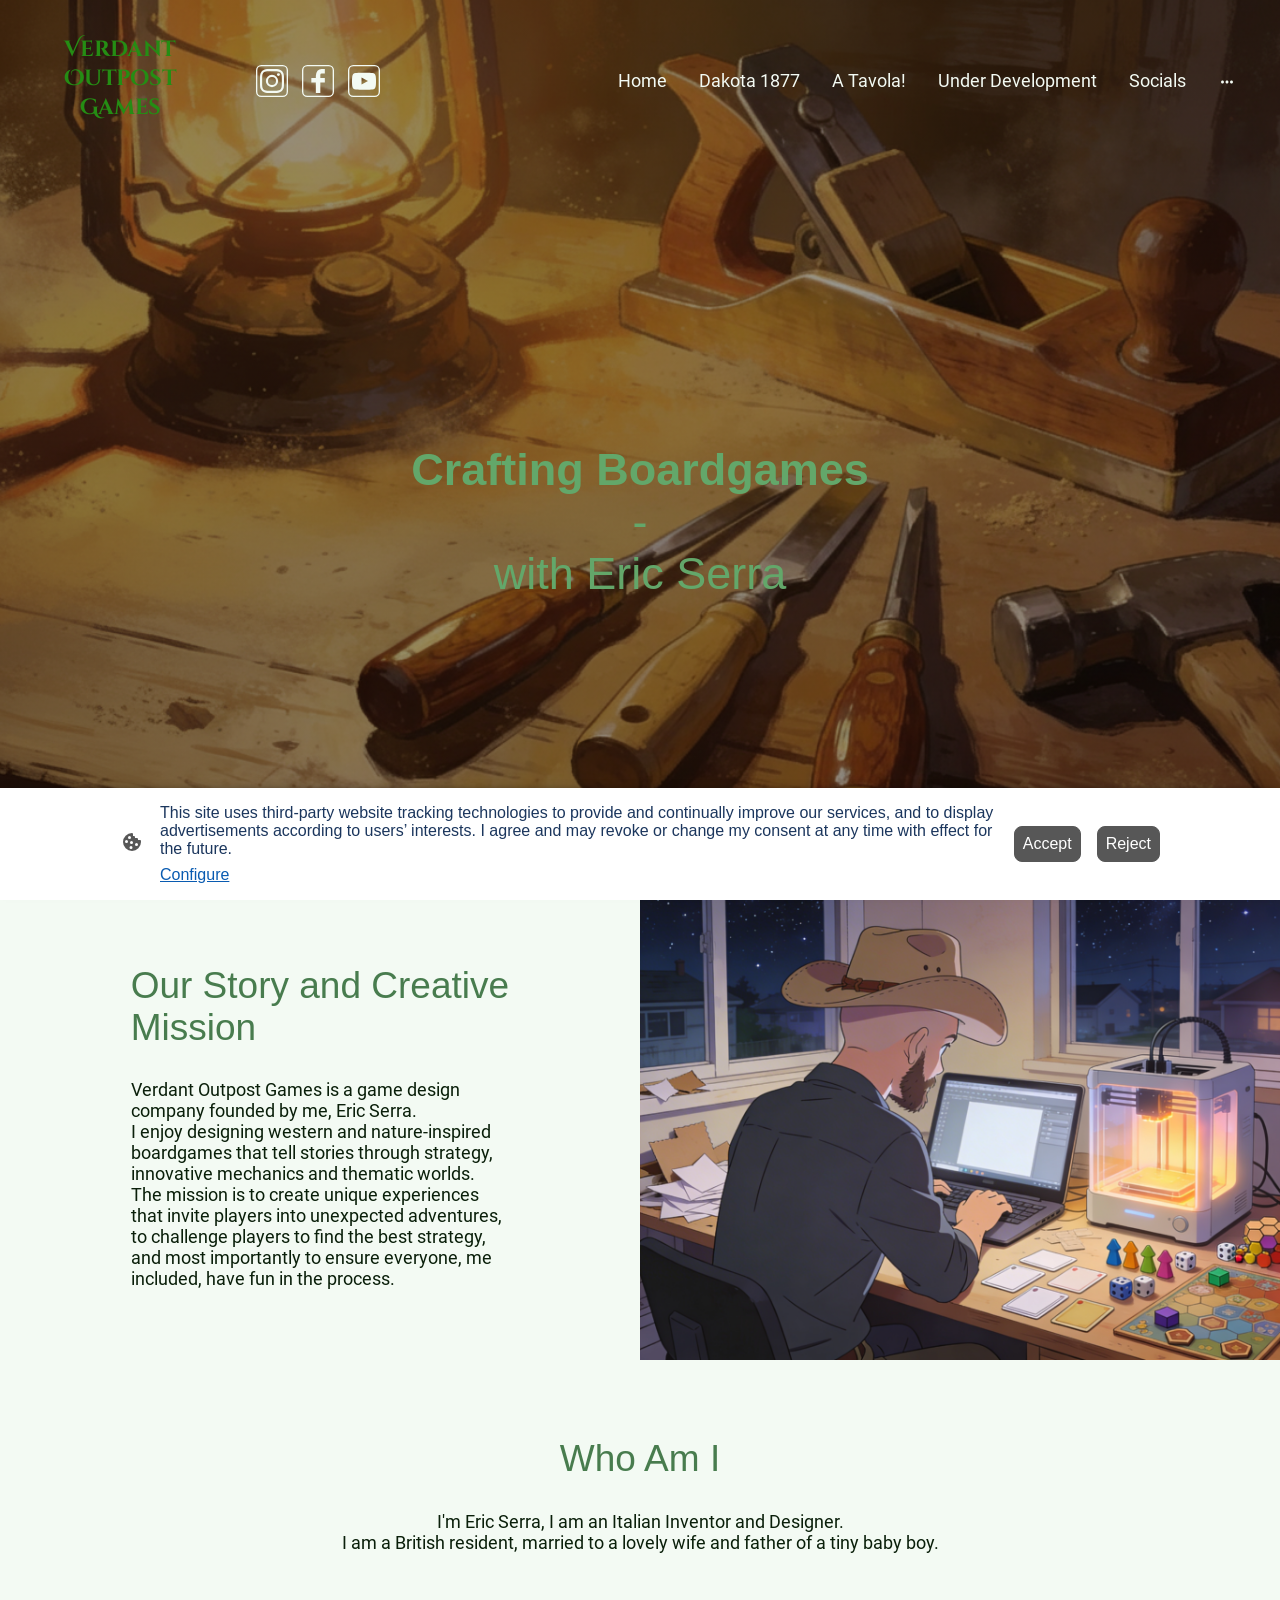
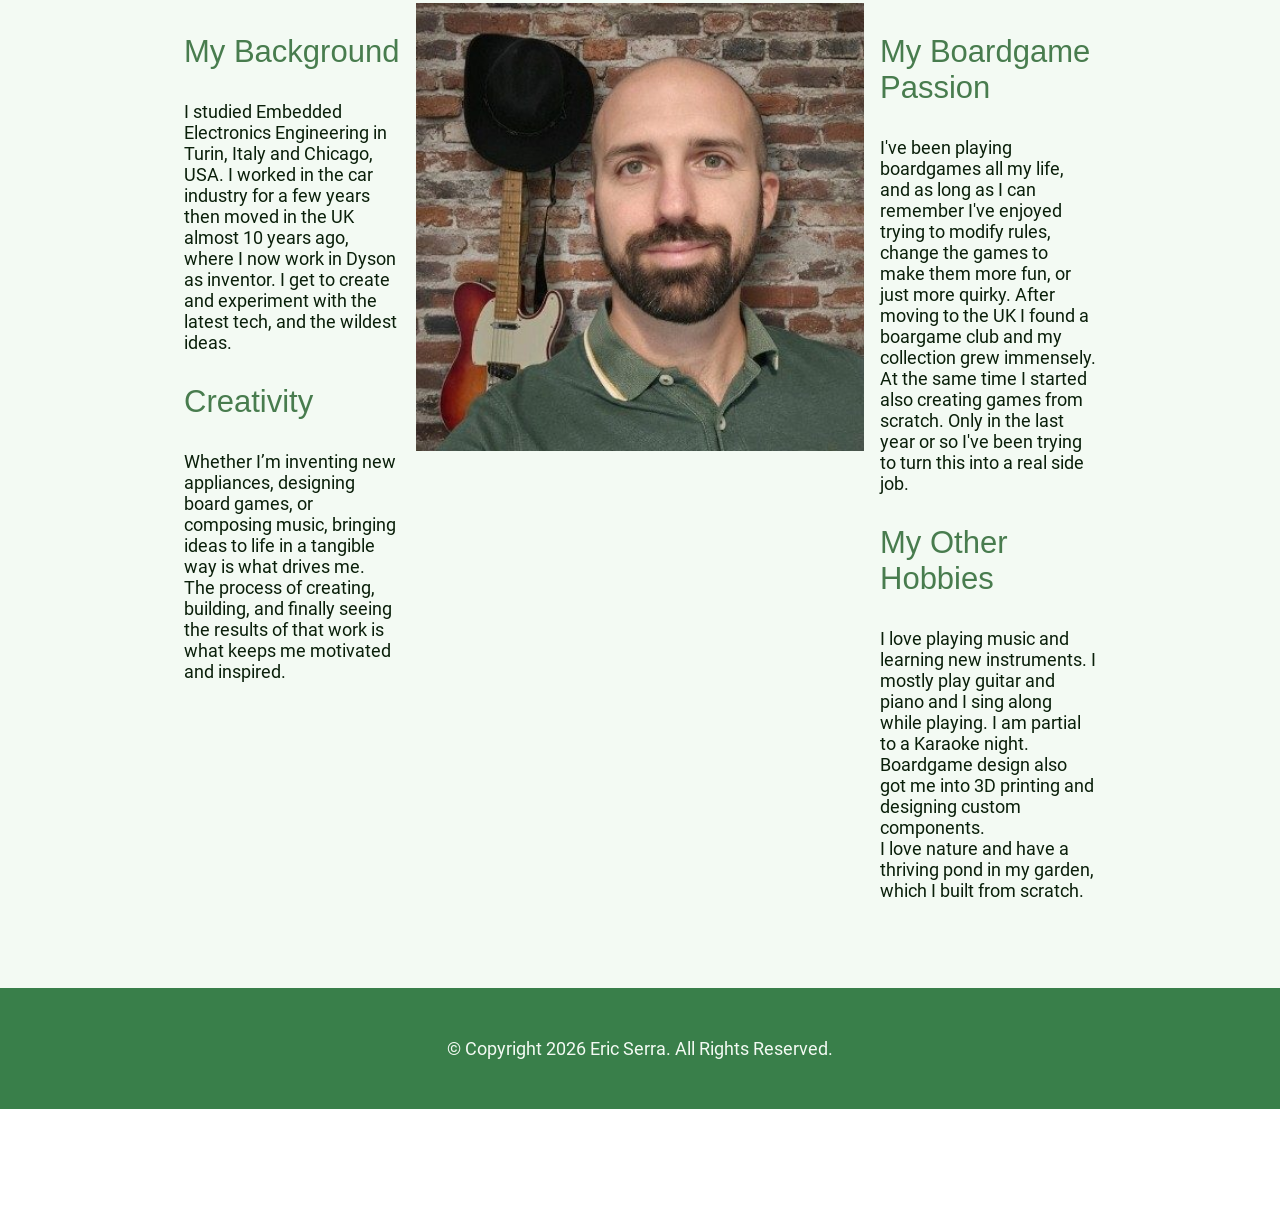
<file: about-us/index.html>
<!DOCTYPE html PUBLIC "-//W3C//DTD XHTML 1.1//EN"
   "http://www.w3.org/TR/xhtml11/DTD/xhtml11.dtd">
<html lang="en-GB">
<head>
	<meta charset="UTF-8" />
	<meta name="viewport" content="width=device-width, initial-scale=1" />
	<link rel="profile" href="https://gmpg.org/xfn/11" />
	<title>About Verdant Outpost Games - Meet Eric Serra</title>
<meta name='robots' content='max-image-preview:large' />
<style id="wp-img-auto-sizes-contain-inline-css">
img:is([sizes=auto i],[sizes^="auto," i]){contain-intrinsic-size:3000px 1500px}
/*# sourceURL=wp-img-auto-sizes-contain-inline-css */
</style>
<style id="wp-emoji-styles-inline-css">

	img.wp-smiley, img.emoji {
		display: inline !important;
		border: none !important;
		box-shadow: none !important;
		height: 1em !important;
		width: 1em !important;
		margin: 0 0.07em !important;
		vertical-align: -0.1em !important;
		background: none !important;
		padding: 0 !important;
	}
/*# sourceURL=wp-emoji-styles-inline-css */
</style>
<style id="wp-block-library-inline-css">
:root{--wp-block-synced-color:#7a00df;--wp-block-synced-color--rgb:122,0,223;--wp-bound-block-color:var(--wp-block-synced-color);--wp-editor-canvas-background:#ddd;--wp-admin-theme-color:#007cba;--wp-admin-theme-color--rgb:0,124,186;--wp-admin-theme-color-darker-10:#006ba1;--wp-admin-theme-color-darker-10--rgb:0,107,160.5;--wp-admin-theme-color-darker-20:#005a87;--wp-admin-theme-color-darker-20--rgb:0,90,135;--wp-admin-border-width-focus:2px}@media (min-resolution:192dpi){:root{--wp-admin-border-width-focus:1.5px}}.wp-element-button{cursor:pointer}:root .has-very-light-gray-background-color{background-color:#eee}:root .has-very-dark-gray-background-color{background-color:#313131}:root .has-very-light-gray-color{color:#eee}:root .has-very-dark-gray-color{color:#313131}:root .has-vivid-green-cyan-to-vivid-cyan-blue-gradient-background{background:linear-gradient(135deg,#00d084,#0693e3)}:root .has-purple-crush-gradient-background{background:linear-gradient(135deg,#34e2e4,#4721fb 50%,#ab1dfe)}:root .has-hazy-dawn-gradient-background{background:linear-gradient(135deg,#faaca8,#dad0ec)}:root .has-subdued-olive-gradient-background{background:linear-gradient(135deg,#fafae1,#67a671)}:root .has-atomic-cream-gradient-background{background:linear-gradient(135deg,#fdd79a,#004a59)}:root .has-nightshade-gradient-background{background:linear-gradient(135deg,#330968,#31cdcf)}:root .has-midnight-gradient-background{background:linear-gradient(135deg,#020381,#2874fc)}:root{--wp--preset--font-size--normal:16px;--wp--preset--font-size--huge:42px}.has-regular-font-size{font-size:1em}.has-larger-font-size{font-size:2.625em}.has-normal-font-size{font-size:var(--wp--preset--font-size--normal)}.has-huge-font-size{font-size:var(--wp--preset--font-size--huge)}:root .has-text-align-center{text-align:center}:root .has-text-align-left{text-align:left}:root .has-text-align-right{text-align:right}.has-fit-text{white-space:nowrap!important}#end-resizable-editor-section{display:none}.aligncenter{clear:both}.items-justified-left{justify-content:flex-start}.items-justified-center{justify-content:center}.items-justified-right{justify-content:flex-end}.items-justified-space-between{justify-content:space-between}.screen-reader-text{word-wrap:normal!important;border:0;clip-path:inset(50%);height:1px;margin:-1px;overflow:hidden;padding:0;position:absolute;width:1px;word-break:normal!important}.screen-reader-text:focus{background-color:#ddd;clip-path:none;color:#444;display:block;font-size:1em;height:auto;left:5px;line-height:normal;padding:15px 23px 14px;text-decoration:none;top:5px;width:auto;z-index:100000}html :where(.has-border-color){border-style:solid}html :where([style^=border-color],[style*=";border-color"],[style*="; border-color"]){border-style:solid}html :where([style^=border-top-color],[style*=";border-top-color"],[style*="; border-top-color"]){border-top-style:solid}html :where([style^=border-right-color],[style*=";border-right-color"],[style*="; border-right-color"]){border-right-style:solid}html :where([style^=border-bottom-color],[style*=";border-bottom-color"],[style*="; border-bottom-color"]){border-bottom-style:solid}html :where([style^=border-left-color],[style*=";border-left-color"],[style*="; border-left-color"]){border-left-style:solid}html :where([style^=border-width],[style*=";border-width"],[style*="; border-width"]){border-style:solid}html :where([style^=border-top-width],[style*=";border-top-width"],[style*="; border-top-width"]){border-top-style:solid}html :where([style^=border-right-width],[style*=";border-right-width"],[style*="; border-right-width"]){border-right-style:solid}html :where([style^=border-bottom-width],[style*=";border-bottom-width"],[style*="; border-bottom-width"]){border-bottom-style:solid}html :where([style^=border-left-width],[style*=";border-left-width"],[style*="; border-left-width"]){border-left-style:solid}html :where(img[class*=wp-image-]){height:auto;max-width:100%}:where(figure){margin:0 0 1em}html :where(.is-position-sticky){--wp-admin--admin-bar--position-offset:var(--wp-admin--admin-bar--height,0px)}@media screen and (max-width:600px){html :where(.is-position-sticky){--wp-admin--admin-bar--position-offset:0px}}

/*# sourceURL=/wp-includes/css/dist/block-library/common.min.css */
</style>
<style id="classic-theme-styles-inline-css">
/*! This file is auto-generated */
.wp-block-button__link{color:#fff;background-color:#32373c;border-radius:9999px;box-shadow:none;text-decoration:none;padding:calc(.667em + 2px) calc(1.333em + 2px);font-size:1.125em}.wp-block-file__button{background:#32373c;color:#fff;text-decoration:none}
/*# sourceURL=/wp-includes/css/classic-themes.min.css */
</style>

<style id="global-styles-inline-css">
:root{--wp--preset--aspect-ratio--square: 1;--wp--preset--aspect-ratio--4-3: 4/3;--wp--preset--aspect-ratio--3-4: 3/4;--wp--preset--aspect-ratio--3-2: 3/2;--wp--preset--aspect-ratio--2-3: 2/3;--wp--preset--aspect-ratio--16-9: 16/9;--wp--preset--aspect-ratio--9-16: 9/16;--wp--preset--color--black: #000000;--wp--preset--color--cyan-bluish-gray: #abb8c3;--wp--preset--color--white: #ffffff;--wp--preset--color--pale-pink: #f78da7;--wp--preset--color--vivid-red: #cf2e2e;--wp--preset--color--luminous-vivid-orange: #ff6900;--wp--preset--color--luminous-vivid-amber: #fcb900;--wp--preset--color--light-green-cyan: #7bdcb5;--wp--preset--color--vivid-green-cyan: #00d084;--wp--preset--color--pale-cyan-blue: #8ed1fc;--wp--preset--color--vivid-cyan-blue: #0693e3;--wp--preset--color--vivid-purple: #9b51e0;--wp--preset--gradient--vivid-cyan-blue-to-vivid-purple: linear-gradient(135deg,rgb(6,147,227) 0%,rgb(155,81,224) 100%);--wp--preset--gradient--light-green-cyan-to-vivid-green-cyan: linear-gradient(135deg,rgb(122,220,180) 0%,rgb(0,208,130) 100%);--wp--preset--gradient--luminous-vivid-amber-to-luminous-vivid-orange: linear-gradient(135deg,rgb(252,185,0) 0%,rgb(255,105,0) 100%);--wp--preset--gradient--luminous-vivid-orange-to-vivid-red: linear-gradient(135deg,rgb(255,105,0) 0%,rgb(207,46,46) 100%);--wp--preset--gradient--very-light-gray-to-cyan-bluish-gray: linear-gradient(135deg,rgb(238,238,238) 0%,rgb(169,184,195) 100%);--wp--preset--gradient--cool-to-warm-spectrum: linear-gradient(135deg,rgb(74,234,220) 0%,rgb(151,120,209) 20%,rgb(207,42,186) 40%,rgb(238,44,130) 60%,rgb(251,105,98) 80%,rgb(254,248,76) 100%);--wp--preset--gradient--blush-light-purple: linear-gradient(135deg,rgb(255,206,236) 0%,rgb(152,150,240) 100%);--wp--preset--gradient--blush-bordeaux: linear-gradient(135deg,rgb(254,205,165) 0%,rgb(254,45,45) 50%,rgb(107,0,62) 100%);--wp--preset--gradient--luminous-dusk: linear-gradient(135deg,rgb(255,203,112) 0%,rgb(199,81,192) 50%,rgb(65,88,208) 100%);--wp--preset--gradient--pale-ocean: linear-gradient(135deg,rgb(255,245,203) 0%,rgb(182,227,212) 50%,rgb(51,167,181) 100%);--wp--preset--gradient--electric-grass: linear-gradient(135deg,rgb(202,248,128) 0%,rgb(113,206,126) 100%);--wp--preset--gradient--midnight: linear-gradient(135deg,rgb(2,3,129) 0%,rgb(40,116,252) 100%);--wp--preset--font-size--small: 13px;--wp--preset--font-size--medium: 20px;--wp--preset--font-size--large: 36px;--wp--preset--font-size--x-large: 42px;--wp--preset--spacing--20: 0.44rem;--wp--preset--spacing--30: 0.67rem;--wp--preset--spacing--40: 1rem;--wp--preset--spacing--50: 1.5rem;--wp--preset--spacing--60: 2.25rem;--wp--preset--spacing--70: 3.38rem;--wp--preset--spacing--80: 5.06rem;--wp--preset--shadow--natural: 6px 6px 9px rgba(0, 0, 0, 0.2);--wp--preset--shadow--deep: 12px 12px 50px rgba(0, 0, 0, 0.4);--wp--preset--shadow--sharp: 6px 6px 0px rgba(0, 0, 0, 0.2);--wp--preset--shadow--outlined: 6px 6px 0px -3px rgb(255, 255, 255), 6px 6px rgb(0, 0, 0);--wp--preset--shadow--crisp: 6px 6px 0px rgb(0, 0, 0);}.wp-block-button{--wp--preset--dimension--25: 25%;--wp--preset--dimension--50: 50%;--wp--preset--dimension--75: 75%;--wp--preset--dimension--100: 100%;}:where(body) { margin: 0; }:where(.is-layout-flex){gap: 0.5em;}:where(.is-layout-grid){gap: 0.5em;}body .is-layout-flex{display: flex;}.is-layout-flex{flex-wrap: wrap;align-items: center;}.is-layout-flex > :is(*, div){margin: 0;}body .is-layout-grid{display: grid;}.is-layout-grid > :is(*, div){margin: 0;}body{padding-top: 0px;padding-right: 0px;padding-bottom: 0px;padding-left: 0px;}:root :where(.wp-element-button, .wp-block-button__link){background-color: #32373c;border-width: 0;color: #fff;font-family: inherit;font-size: inherit;font-style: inherit;font-weight: inherit;letter-spacing: inherit;line-height: inherit;padding-top: calc(0.667em + 2px);padding-right: calc(1.333em + 2px);padding-bottom: calc(0.667em + 2px);padding-left: calc(1.333em + 2px);text-decoration: none;text-transform: inherit;}.has-black-color{color: var(--wp--preset--color--black) !important;}.has-cyan-bluish-gray-color{color: var(--wp--preset--color--cyan-bluish-gray) !important;}.has-white-color{color: var(--wp--preset--color--white) !important;}.has-pale-pink-color{color: var(--wp--preset--color--pale-pink) !important;}.has-vivid-red-color{color: var(--wp--preset--color--vivid-red) !important;}.has-luminous-vivid-orange-color{color: var(--wp--preset--color--luminous-vivid-orange) !important;}.has-luminous-vivid-amber-color{color: var(--wp--preset--color--luminous-vivid-amber) !important;}.has-light-green-cyan-color{color: var(--wp--preset--color--light-green-cyan) !important;}.has-vivid-green-cyan-color{color: var(--wp--preset--color--vivid-green-cyan) !important;}.has-pale-cyan-blue-color{color: var(--wp--preset--color--pale-cyan-blue) !important;}.has-vivid-cyan-blue-color{color: var(--wp--preset--color--vivid-cyan-blue) !important;}.has-vivid-purple-color{color: var(--wp--preset--color--vivid-purple) !important;}.has-black-background-color{background-color: var(--wp--preset--color--black) !important;}.has-cyan-bluish-gray-background-color{background-color: var(--wp--preset--color--cyan-bluish-gray) !important;}.has-white-background-color{background-color: var(--wp--preset--color--white) !important;}.has-pale-pink-background-color{background-color: var(--wp--preset--color--pale-pink) !important;}.has-vivid-red-background-color{background-color: var(--wp--preset--color--vivid-red) !important;}.has-luminous-vivid-orange-background-color{background-color: var(--wp--preset--color--luminous-vivid-orange) !important;}.has-luminous-vivid-amber-background-color{background-color: var(--wp--preset--color--luminous-vivid-amber) !important;}.has-light-green-cyan-background-color{background-color: var(--wp--preset--color--light-green-cyan) !important;}.has-vivid-green-cyan-background-color{background-color: var(--wp--preset--color--vivid-green-cyan) !important;}.has-pale-cyan-blue-background-color{background-color: var(--wp--preset--color--pale-cyan-blue) !important;}.has-vivid-cyan-blue-background-color{background-color: var(--wp--preset--color--vivid-cyan-blue) !important;}.has-vivid-purple-background-color{background-color: var(--wp--preset--color--vivid-purple) !important;}.has-black-border-color{border-color: var(--wp--preset--color--black) !important;}.has-cyan-bluish-gray-border-color{border-color: var(--wp--preset--color--cyan-bluish-gray) !important;}.has-white-border-color{border-color: var(--wp--preset--color--white) !important;}.has-pale-pink-border-color{border-color: var(--wp--preset--color--pale-pink) !important;}.has-vivid-red-border-color{border-color: var(--wp--preset--color--vivid-red) !important;}.has-luminous-vivid-orange-border-color{border-color: var(--wp--preset--color--luminous-vivid-orange) !important;}.has-luminous-vivid-amber-border-color{border-color: var(--wp--preset--color--luminous-vivid-amber) !important;}.has-light-green-cyan-border-color{border-color: var(--wp--preset--color--light-green-cyan) !important;}.has-vivid-green-cyan-border-color{border-color: var(--wp--preset--color--vivid-green-cyan) !important;}.has-pale-cyan-blue-border-color{border-color: var(--wp--preset--color--pale-cyan-blue) !important;}.has-vivid-cyan-blue-border-color{border-color: var(--wp--preset--color--vivid-cyan-blue) !important;}.has-vivid-purple-border-color{border-color: var(--wp--preset--color--vivid-purple) !important;}.has-vivid-cyan-blue-to-vivid-purple-gradient-background{background: var(--wp--preset--gradient--vivid-cyan-blue-to-vivid-purple) !important;}.has-light-green-cyan-to-vivid-green-cyan-gradient-background{background: var(--wp--preset--gradient--light-green-cyan-to-vivid-green-cyan) !important;}.has-luminous-vivid-amber-to-luminous-vivid-orange-gradient-background{background: var(--wp--preset--gradient--luminous-vivid-amber-to-luminous-vivid-orange) !important;}.has-luminous-vivid-orange-to-vivid-red-gradient-background{background: var(--wp--preset--gradient--luminous-vivid-orange-to-vivid-red) !important;}.has-very-light-gray-to-cyan-bluish-gray-gradient-background{background: var(--wp--preset--gradient--very-light-gray-to-cyan-bluish-gray) !important;}.has-cool-to-warm-spectrum-gradient-background{background: var(--wp--preset--gradient--cool-to-warm-spectrum) !important;}.has-blush-light-purple-gradient-background{background: var(--wp--preset--gradient--blush-light-purple) !important;}.has-blush-bordeaux-gradient-background{background: var(--wp--preset--gradient--blush-bordeaux) !important;}.has-luminous-dusk-gradient-background{background: var(--wp--preset--gradient--luminous-dusk) !important;}.has-pale-ocean-gradient-background{background: var(--wp--preset--gradient--pale-ocean) !important;}.has-electric-grass-gradient-background{background: var(--wp--preset--gradient--electric-grass) !important;}.has-midnight-gradient-background{background: var(--wp--preset--gradient--midnight) !important;}.has-small-font-size{font-size: var(--wp--preset--font-size--small) !important;}.has-medium-font-size{font-size: var(--wp--preset--font-size--medium) !important;}.has-large-font-size{font-size: var(--wp--preset--font-size--large) !important;}.has-x-large-font-size{font-size: var(--wp--preset--font-size--x-large) !important;}
/*# sourceURL=global-styles-inline-css */
</style>

<link rel='stylesheet' id='go-x-post-editor-css' href='../wp-content/plugins/go-x-post-editor/build/index-fe.css' media='all' />
<link rel='stylesheet' id='gox-style-0-css' href='../wp-content/uploads/go-x/style.css' media='all' />
<link rel="canonical" href="./" />
<link rel='shortlink' href='https://www.verdantoutpost.com/?p=292' />
				<script>
					window.goxwpDeployment=true;
				</script>
	<script type="application/ld+json">
                    {"@context":"https://schema.org","@type":"LocalBusiness","logo":"/-_-/resources/images/files/67120199-512e-4df1-809b-0810bfc0ea8a/b1674737-ef24-41eb-8ea8-cbc4cca74434?o=rs:fill:809:808:1:1/g:sm/","url":"https://verdantoutpost.com","name":"Verdant Outpost Games","sameAs":["","","","https://www.youtube.com/@verdant.outpost","https://www.facebook.com/people/Verdant-Outpost-Games/61590462296860/","","https://www.instagram.com/verdant.outpost/"],"email":"ericserra@verdantoutpost.com"}
                </script><meta name="description" content="Learn about Eric Serra and the creative journey behind Verdant Outpost Games’ western and nature-themed boardgames." /><link rel="shortcut icon" href="../wp-content/uploads/go-x/u/78a9d674-a477-477f-a71c-d5888ab7f608/w16,h16,rtfit,bg,el1,ex1,fico/image.ico" type="image/x-icon" /><link rel="icon" href="../wp-content/uploads/go-x/u/78a9d674-a477-477f-a71c-d5888ab7f608/w16,h16,rtfit,bg,el1,ex1,fico/image.ico" type="image/x-icon" /><link rel="apple-touch-icon" sizes="180x180" href="../wp-content/uploads/go-x/u/78a9d674-a477-477f-a71c-d5888ab7f608/w180,h180,rtfit,bgdde1e5,el1,ex1,fpng/image.png" type="image/png" /><link rel="icon" type="image/png" sizes="32x32" href="../wp-content/uploads/go-x/u/78a9d674-a477-477f-a71c-d5888ab7f608/w32,h32,rtfit,bg,el1,ex1,fpng/image.png" type="image/png" /><link rel="icon" type="image/png" sizes="192x192" href="../wp-content/uploads/go-x/u/78a9d674-a477-477f-a71c-d5888ab7f608/w192,h192,rtfit,bg,el1,ex1,fpng/image.png" type="image/png" /><link rel="icon" type="image/png" sizes="16x16" href="../wp-content/uploads/go-x/u/78a9d674-a477-477f-a71c-d5888ab7f608/w16,h16,rtfit,bg,el1,ex1,fpng/image.png" type="image/png" /><style id="wp-custom-css">
@font-face{src:url(../wp-content/themes/gox/public/fonts/Roboto-latin_latin-ext-100.eot);src:local("Roboto Thin"),local("Roboto-Thin");src:url(../wp-content/themes/gox/public/fonts/Roboto-latin_latin-ext-100.eot) format("embedded-opentype");src:url(../wp-content/themes/gox/public/fonts/Roboto-latin_latin-ext-100.woff2) format("woff2");src:url(../wp-content/themes/gox/public/fonts/Roboto-latin_latin-ext-100.woff) format("woff");src:url(../wp-content/themes/gox/public/fonts/Roboto-latin_latin-ext-100.ttf) format("truetype");src:url(../wp-content/themes/gox/public/fonts/Roboto-latin_latin-ext-100.svg) format("svg");font-family:Roboto;font-style:normal;font-weight:100;src:url(../wp-content/themes/gox/public/fonts/Roboto-latin_latin-ext-100.woff) format("woff")}@font-face{src:url(../wp-content/themes/gox/public/fonts/Roboto-latin_latin-ext-100italic.eot);src:local("Roboto ThinItalic"),local("Roboto-ThinItalic");src:url(../wp-content/themes/gox/public/fonts/Roboto-latin_latin-ext-100italic.eot) format("embedded-opentype");src:url(../wp-content/themes/gox/public/fonts/Roboto-latin_latin-ext-100italic.woff2) format("woff2");src:url(../wp-content/themes/gox/public/fonts/Roboto-latin_latin-ext-100italic.woff) format("woff");src:url(../wp-content/themes/gox/public/fonts/Roboto-latin_latin-ext-100italic.ttf) format("truetype");src:url(../wp-content/themes/gox/public/fonts/Roboto-latin_latin-ext-100italic.svg) format("svg");font-family:Roboto;font-style:italic;font-weight:100;src:url(../wp-content/themes/gox/public/fonts/Roboto-latin_latin-ext-100italic.woff) format("woff")}@font-face{src:url(../wp-content/themes/gox/public/fonts/Roboto-latin_latin-ext-200.eot);src:local("Roboto ExtraLight"),local("Roboto-ExtraLight");src:url(../wp-content/themes/gox/public/fonts/Roboto-latin_latin-ext-200.eot) format("embedded-opentype");src:url(../wp-content/themes/gox/public/fonts/Roboto-latin_latin-ext-200.woff2) format("woff2");src:url(../wp-content/themes/gox/public/fonts/Roboto-latin_latin-ext-200.woff) format("woff");src:url(../wp-content/themes/gox/public/fonts/Roboto-latin_latin-ext-200.ttf) format("truetype");src:url(../wp-content/themes/gox/public/fonts/Roboto-latin_latin-ext-200.svg) format("svg");font-family:Roboto;font-style:normal;font-weight:200;src:url(../wp-content/themes/gox/public/fonts/Roboto-latin_latin-ext-200.woff) format("woff")}@font-face{src:url(../wp-content/themes/gox/public/fonts/Roboto-latin_latin-ext-200italic.eot);src:local("Roboto ExtraLightItalic"),local("Roboto-ExtraLightItalic");src:url(../wp-content/themes/gox/public/fonts/Roboto-latin_latin-ext-200italic.eot) format("embedded-opentype");src:url(../wp-content/themes/gox/public/fonts/Roboto-latin_latin-ext-200italic.woff2) format("woff2");src:url(../wp-content/themes/gox/public/fonts/Roboto-latin_latin-ext-200italic.woff) format("woff");src:url(../wp-content/themes/gox/public/fonts/Roboto-latin_latin-ext-200italic.ttf) format("truetype");src:url(../wp-content/themes/gox/public/fonts/Roboto-latin_latin-ext-200italic.svg) format("svg");font-family:Roboto;font-style:italic;font-weight:200;src:url(../wp-content/themes/gox/public/fonts/Roboto-latin_latin-ext-200italic.woff) format("woff")}@font-face{src:url(../wp-content/themes/gox/public/fonts/Roboto-latin_latin-ext-300.eot);src:local("Roboto Light"),local("Roboto-Light");src:url(../wp-content/themes/gox/public/fonts/Roboto-latin_latin-ext-300.eot) format("embedded-opentype");src:url(../wp-content/themes/gox/public/fonts/Roboto-latin_latin-ext-300.woff2) format("woff2");src:url(../wp-content/themes/gox/public/fonts/Roboto-latin_latin-ext-300.woff) format("woff");src:url(../wp-content/themes/gox/public/fonts/Roboto-latin_latin-ext-300.ttf) format("truetype");src:url(../wp-content/themes/gox/public/fonts/Roboto-latin_latin-ext-300.svg) format("svg");font-family:Roboto;font-style:normal;font-weight:300;src:url(../wp-content/themes/gox/public/fonts/Roboto-latin_latin-ext-300.woff) format("woff")}@font-face{src:url(../wp-content/themes/gox/public/fonts/Roboto-latin_latin-ext-300italic.eot);src:local("Roboto LightItalic"),local("Roboto-LightItalic");src:url(../wp-content/themes/gox/public/fonts/Roboto-latin_latin-ext-300italic.eot) format("embedded-opentype");src:url(../wp-content/themes/gox/public/fonts/Roboto-latin_latin-ext-300italic.woff2) format("woff2");src:url(../wp-content/themes/gox/public/fonts/Roboto-latin_latin-ext-300italic.woff) format("woff");src:url(../wp-content/themes/gox/public/fonts/Roboto-latin_latin-ext-300italic.ttf) format("truetype");src:url(../wp-content/themes/gox/public/fonts/Roboto-latin_latin-ext-300italic.svg) format("svg");font-family:Roboto;font-style:italic;font-weight:300;src:url(../wp-content/themes/gox/public/fonts/Roboto-latin_latin-ext-300italic.woff) format("woff")}@font-face{src:url(../wp-content/themes/gox/public/fonts/Roboto-latin_latin-ext-regular.eot);src:local("Roboto Regular"),local("Roboto-Regular");src:url(../wp-content/themes/gox/public/fonts/Roboto-latin_latin-ext-regular.eot) format("embedded-opentype");src:url(../wp-content/themes/gox/public/fonts/Roboto-latin_latin-ext-regular.woff2) format("woff2");src:url(../wp-content/themes/gox/public/fonts/Roboto-latin_latin-ext-regular.woff) format("woff");src:url(../wp-content/themes/gox/public/fonts/Roboto-latin_latin-ext-regular.ttf) format("truetype");src:url(../wp-content/themes/gox/public/fonts/Roboto-latin_latin-ext-regular.svg) format("svg");font-family:Roboto;font-style:normal;font-weight:400;src:url(../wp-content/themes/gox/public/fonts/Roboto-latin_latin-ext-regular.woff) format("woff")}@font-face{src:url(../wp-content/themes/gox/public/fonts/Roboto-latin_latin-ext-italic.eot);src:local("Roboto Italic"),local("Roboto-Italic");src:url(../wp-content/themes/gox/public/fonts/Roboto-latin_latin-ext-italic.eot) format("embedded-opentype");src:url(../wp-content/themes/gox/public/fonts/Roboto-latin_latin-ext-italic.woff2) format("woff2");src:url(../wp-content/themes/gox/public/fonts/Roboto-latin_latin-ext-italic.woff) format("woff");src:url(../wp-content/themes/gox/public/fonts/Roboto-latin_latin-ext-italic.ttf) format("truetype");src:url(../wp-content/themes/gox/public/fonts/Roboto-latin_latin-ext-italic.svg) format("svg");font-family:Roboto;font-style:italic;font-weight:400;src:url(../wp-content/themes/gox/public/fonts/Roboto-latin_latin-ext-italic.woff) format("woff")}@font-face{src:url(../wp-content/themes/gox/public/fonts/Roboto-latin_latin-ext-500.eot);src:local("Roboto Medium"),local("Roboto-Medium");src:url(../wp-content/themes/gox/public/fonts/Roboto-latin_latin-ext-500.eot) format("embedded-opentype");src:url(../wp-content/themes/gox/public/fonts/Roboto-latin_latin-ext-500.woff2) format("woff2");src:url(../wp-content/themes/gox/public/fonts/Roboto-latin_latin-ext-500.woff) format("woff");src:url(../wp-content/themes/gox/public/fonts/Roboto-latin_latin-ext-500.ttf) format("truetype");src:url(../wp-content/themes/gox/public/fonts/Roboto-latin_latin-ext-500.svg) format("svg");font-family:Roboto;font-style:normal;font-weight:500;src:url(../wp-content/themes/gox/public/fonts/Roboto-latin_latin-ext-500.woff) format("woff")}@font-face{src:url(../wp-content/themes/gox/public/fonts/Roboto-latin_latin-ext-500italic.eot);src:local("Roboto MediumItalic"),local("Roboto-MediumItalic");src:url(../wp-content/themes/gox/public/fonts/Roboto-latin_latin-ext-500italic.eot) format("embedded-opentype");src:url(../wp-content/themes/gox/public/fonts/Roboto-latin_latin-ext-500italic.woff2) format("woff2");src:url(../wp-content/themes/gox/public/fonts/Roboto-latin_latin-ext-500italic.woff) format("woff");src:url(../wp-content/themes/gox/public/fonts/Roboto-latin_latin-ext-500italic.ttf) format("truetype");src:url(../wp-content/themes/gox/public/fonts/Roboto-latin_latin-ext-500italic.svg) format("svg");font-family:Roboto;font-style:italic;font-weight:500;src:url(../wp-content/themes/gox/public/fonts/Roboto-latin_latin-ext-500italic.woff) format("woff")}@font-face{src:url(../wp-content/themes/gox/public/fonts/Roboto-latin_latin-ext-600.eot);src:local("Roboto SemiBold"),local("Roboto-SemiBold");src:url(../wp-content/themes/gox/public/fonts/Roboto-latin_latin-ext-600.eot) format("embedded-opentype");src:url(../wp-content/themes/gox/public/fonts/Roboto-latin_latin-ext-600.woff2) format("woff2");src:url(../wp-content/themes/gox/public/fonts/Roboto-latin_latin-ext-600.woff) format("woff");src:url(../wp-content/themes/gox/public/fonts/Roboto-latin_latin-ext-600.ttf) format("truetype");src:url(../wp-content/themes/gox/public/fonts/Roboto-latin_latin-ext-600.svg) format("svg");font-family:Roboto;font-style:normal;font-weight:600;src:url(../wp-content/themes/gox/public/fonts/Roboto-latin_latin-ext-600.woff) format("woff")}@font-face{src:url(../wp-content/themes/gox/public/fonts/Roboto-latin_latin-ext-600italic.eot);src:local("Roboto SemiBoldItalic"),local("Roboto-SemiBoldItalic");src:url(../wp-content/themes/gox/public/fonts/Roboto-latin_latin-ext-600italic.eot) format("embedded-opentype");src:url(../wp-content/themes/gox/public/fonts/Roboto-latin_latin-ext-600italic.woff2) format("woff2");src:url(../wp-content/themes/gox/public/fonts/Roboto-latin_latin-ext-600italic.woff) format("woff");src:url(../wp-content/themes/gox/public/fonts/Roboto-latin_latin-ext-600italic.ttf) format("truetype");src:url(../wp-content/themes/gox/public/fonts/Roboto-latin_latin-ext-600italic.svg) format("svg");font-family:Roboto;font-style:italic;font-weight:600;src:url(../wp-content/themes/gox/public/fonts/Roboto-latin_latin-ext-600italic.woff) format("woff")}@font-face{src:url(../wp-content/themes/gox/public/fonts/Roboto-latin_latin-ext-700.eot);src:local("Roboto Bold"),local("Roboto-Bold");src:url(../wp-content/themes/gox/public/fonts/Roboto-latin_latin-ext-700.eot) format("embedded-opentype");src:url(../wp-content/themes/gox/public/fonts/Roboto-latin_latin-ext-700.woff2) format("woff2");src:url(../wp-content/themes/gox/public/fonts/Roboto-latin_latin-ext-700.woff) format("woff");src:url(../wp-content/themes/gox/public/fonts/Roboto-latin_latin-ext-700.ttf) format("truetype");src:url(../wp-content/themes/gox/public/fonts/Roboto-latin_latin-ext-700.svg) format("svg");font-family:Roboto;font-style:normal;font-weight:700;src:url(../wp-content/themes/gox/public/fonts/Roboto-latin_latin-ext-700.woff) format("woff")}@font-face{src:url(../wp-content/themes/gox/public/fonts/Roboto-latin_latin-ext-700italic.eot);src:local("Roboto BoldItalic"),local("Roboto-BoldItalic");src:url(../wp-content/themes/gox/public/fonts/Roboto-latin_latin-ext-700italic.eot) format("embedded-opentype");src:url(../wp-content/themes/gox/public/fonts/Roboto-latin_latin-ext-700italic.woff2) format("woff2");src:url(../wp-content/themes/gox/public/fonts/Roboto-latin_latin-ext-700italic.woff) format("woff");src:url(../wp-content/themes/gox/public/fonts/Roboto-latin_latin-ext-700italic.ttf) format("truetype");src:url(../wp-content/themes/gox/public/fonts/Roboto-latin_latin-ext-700italic.svg) format("svg");font-family:Roboto;font-style:italic;font-weight:700;src:url(../wp-content/themes/gox/public/fonts/Roboto-latin_latin-ext-700italic.woff) format("woff")}@font-face{src:url(../wp-content/themes/gox/public/fonts/Roboto-latin_latin-ext-800.eot);src:local("Roboto ExtraBold"),local("Roboto-ExtraBold");src:url(../wp-content/themes/gox/public/fonts/Roboto-latin_latin-ext-800.eot) format("embedded-opentype");src:url(../wp-content/themes/gox/public/fonts/Roboto-latin_latin-ext-800.woff2) format("woff2");src:url(../wp-content/themes/gox/public/fonts/Roboto-latin_latin-ext-800.woff) format("woff");src:url(../wp-content/themes/gox/public/fonts/Roboto-latin_latin-ext-800.ttf) format("truetype");src:url(../wp-content/themes/gox/public/fonts/Roboto-latin_latin-ext-800.svg) format("svg");font-family:Roboto;font-style:normal;font-weight:800;src:url(../wp-content/themes/gox/public/fonts/Roboto-latin_latin-ext-800.woff) format("woff")}@font-face{src:url(../wp-content/themes/gox/public/fonts/Roboto-latin_latin-ext-800italic.eot);src:local("Roboto ExtraBoldItalic"),local("Roboto-ExtraBoldItalic");src:url(../wp-content/themes/gox/public/fonts/Roboto-latin_latin-ext-800italic.eot) format("embedded-opentype");src:url(../wp-content/themes/gox/public/fonts/Roboto-latin_latin-ext-800italic.woff2) format("woff2");src:url(../wp-content/themes/gox/public/fonts/Roboto-latin_latin-ext-800italic.woff) format("woff");src:url(../wp-content/themes/gox/public/fonts/Roboto-latin_latin-ext-800italic.ttf) format("truetype");src:url(../wp-content/themes/gox/public/fonts/Roboto-latin_latin-ext-800italic.svg) format("svg");font-family:Roboto;font-style:italic;font-weight:800;src:url(../wp-content/themes/gox/public/fonts/Roboto-latin_latin-ext-800italic.woff) format("woff")}@font-face{src:url(../wp-content/themes/gox/public/fonts/Roboto-latin_latin-ext-900.eot);src:local("Roboto Black"),local("Roboto-Black");src:url(../wp-content/themes/gox/public/fonts/Roboto-latin_latin-ext-900.eot) format("embedded-opentype");src:url(../wp-content/themes/gox/public/fonts/Roboto-latin_latin-ext-900.woff2) format("woff2");src:url(../wp-content/themes/gox/public/fonts/Roboto-latin_latin-ext-900.woff) format("woff");src:url(../wp-content/themes/gox/public/fonts/Roboto-latin_latin-ext-900.ttf) format("truetype");src:url(../wp-content/themes/gox/public/fonts/Roboto-latin_latin-ext-900.svg) format("svg");font-family:Roboto;font-style:normal;font-weight:900;src:url(../wp-content/themes/gox/public/fonts/Roboto-latin_latin-ext-900.woff) format("woff")}@font-face{src:url(../wp-content/themes/gox/public/fonts/Roboto-latin_latin-ext-900italic.eot);src:local("Roboto BlackItalic"),local("Roboto-BlackItalic");src:url(../wp-content/themes/gox/public/fonts/Roboto-latin_latin-ext-900italic.eot) format("embedded-opentype");src:url(../wp-content/themes/gox/public/fonts/Roboto-latin_latin-ext-900italic.woff2) format("woff2");src:url(../wp-content/themes/gox/public/fonts/Roboto-latin_latin-ext-900italic.woff) format("woff");src:url(../wp-content/themes/gox/public/fonts/Roboto-latin_latin-ext-900italic.ttf) format("truetype");src:url(../wp-content/themes/gox/public/fonts/Roboto-latin_latin-ext-900italic.svg) format("svg");font-family:Roboto;font-style:italic;font-weight:900;src:url(../wp-content/themes/gox/public/fonts/Roboto-latin_latin-ext-900italic.woff) format("woff")}.accessNavigationLink{font-family:'Open Sans',sans-serif;border-radius:8px;text-align:center;padding:13px 0;color:#00f;font-size:16px;font-weight:700;width:100%;top:-50px;position:absolute;text-decoration:none;opacity:0}.accessNavigationLink:focus-visible{top:5px;outline:2px solid #00f;outline-offset:2px;box-shadow:0 0 0 2px #fff;left:6px;width:calc(100% - 6px);position:static;display:block;margin-top:5px;margin-left:6px;background-color:#fff;opacity:1}.accessNavigationList{margin:0;list-style:none;padding:0;z-index:1;position:relative}.animation-flip-top:not(.is-visible){visibility:hidden}.theming-theme-accent1-sticky{color:#fff!important}.theming-theme-accent2-sticky{color:#fff!important}.theming-theme-accent3-sticky{color:#fff!important}.theming-theme-light-sticky{color:#fff!important}.theming-theme-dark-sticky{color:#0a1f0a!important}.theming-basic-Grey-sticky{color:#fff!important}.theming-basic-Red-sticky{color:#fff!important}.theming-basic-Orange-sticky{color:#fff!important}.theming-basic-Yellow-sticky{color:#fff!important}.theming-basic-Green-sticky{color:#fff!important}.theming-basic-Cyan-sticky{color:#fff!important}.theming-basic-Blue-sticky{color:#fff!important}.theming-basic-Purple-sticky{color:#fff!important}@media (min-width:768px) and (max-width:1023.95px){.grid-row-7abcc9b1-f801-49cc-9264-3f8549f370ca{flex-direction:column!important}}@font-face{src:url(../wp-content/themes/gox/public/fonts/CinzelDecorative-latin_latin-ext-regular.eot);src:local("CinzelDecorative Regular"),local("CinzelDecorative-Regular");src:url(../wp-content/themes/gox/public/fonts/CinzelDecorative-latin_latin-ext-regular.eot) format("embedded-opentype");src:url(../wp-content/themes/gox/public/fonts/CinzelDecorative-latin_latin-ext-regular.woff2) format("woff2");src:url(../wp-content/themes/gox/public/fonts/CinzelDecorative-latin_latin-ext-regular.woff) format("woff");src:url(../wp-content/themes/gox/public/fonts/CinzelDecorative-latin_latin-ext-regular.ttf) format("truetype");src:url(../wp-content/themes/gox/public/fonts/CinzelDecorative-latin_latin-ext-regular.svg) format("svg");font-family:CinzelDecorative;font-style:normal;font-weight:400;src:url(../wp-content/themes/gox/public/fonts/CinzelDecorative-latin_latin-ext-regular.woff) format("woff")}@font-face{src:url(../wp-content/themes/gox/public/fonts/CinzelDecorative-latin_latin-ext-700.eot);src:local("CinzelDecorative Bold"),local("CinzelDecorative-Bold");src:url(../wp-content/themes/gox/public/fonts/CinzelDecorative-latin_latin-ext-700.eot) format("embedded-opentype");src:url(../wp-content/themes/gox/public/fonts/CinzelDecorative-latin_latin-ext-700.woff2) format("woff2");src:url(../wp-content/themes/gox/public/fonts/CinzelDecorative-latin_latin-ext-700.woff) format("woff");src:url(../wp-content/themes/gox/public/fonts/CinzelDecorative-latin_latin-ext-700.ttf) format("truetype");src:url(../wp-content/themes/gox/public/fonts/CinzelDecorative-latin_latin-ext-700.svg) format("svg");font-family:CinzelDecorative;font-style:normal;font-weight:700;src:url(../wp-content/themes/gox/public/fonts/CinzelDecorative-latin_latin-ext-700.woff) format("woff")}@font-face{src:url(../wp-content/themes/gox/public/fonts/CinzelDecorative-latin_latin-ext-900.eot);src:local("CinzelDecorative Black"),local("CinzelDecorative-Black");src:url(../wp-content/themes/gox/public/fonts/CinzelDecorative-latin_latin-ext-900.eot) format("embedded-opentype");src:url(../wp-content/themes/gox/public/fonts/CinzelDecorative-latin_latin-ext-900.woff2) format("woff2");src:url(../wp-content/themes/gox/public/fonts/CinzelDecorative-latin_latin-ext-900.woff) format("woff");src:url(../wp-content/themes/gox/public/fonts/CinzelDecorative-latin_latin-ext-900.ttf) format("truetype");src:url(../wp-content/themes/gox/public/fonts/CinzelDecorative-latin_latin-ext-900.svg) format("svg");font-family:CinzelDecorative;font-style:normal;font-weight:900;src:url(../wp-content/themes/gox/public/fonts/CinzelDecorative-latin_latin-ext-900.woff) format("woff")}.logo-5e765aec-e918-4b75-b4be-4928e28b4789 .theming-theme-accent1{color:#3c854e!important}.logo-5e765aec-e918-4b75-b4be-4928e28b4789 .theming-theme-accent2{color:#ebbc61!important}.logo-5e765aec-e918-4b75-b4be-4928e28b4789 .theming-theme-accent3{color:#63a76a!important}.logo-5e765aec-e918-4b75-b4be-4928e28b4789 .theming-theme-light{color:#f3faf3!important}.logo-5e765aec-e918-4b75-b4be-4928e28b4789 .theming-theme-dark{color:#418641!important}.logo-5e765aec-e918-4b75-b4be-4928e28b4789 .theming-basic-Grey{color:#777!important}.logo-5e765aec-e918-4b75-b4be-4928e28b4789 .theming-basic-Red{color:#ed130d!important}.logo-5e765aec-e918-4b75-b4be-4928e28b4789 .theming-basic-Orange{color:#e96f05!important}.logo-5e765aec-e918-4b75-b4be-4928e28b4789 .theming-basic-Yellow{color:#f2c200!important}.logo-5e765aec-e918-4b75-b4be-4928e28b4789 .theming-basic-Green{color:#258d14!important}.logo-5e765aec-e918-4b75-b4be-4928e28b4789 .theming-basic-Cyan{color:#00bbde!important}.logo-5e765aec-e918-4b75-b4be-4928e28b4789 .theming-basic-Blue{color:#6464f7!important}.logo-5e765aec-e918-4b75-b4be-4928e28b4789 .theming-basic-Purple{color:#cd1cd0!important}@media (min-width:0px) and (max-width:767.95px){.module-container-883905e5-196a-4209-9028-cdec4acdceca{display:none!important}}@media (min-width:768px) and (max-width:1023.95px){.module-container-883905e5-196a-4209-9028-cdec4acdceca{display:none!important}}@media (min-width:0px) and (max-width:767.95px){.module-container-1ebc2bbe-337c-4b11-a6e8-cc84129c9b44{min-height:32px!important}}@media (min-width:768px) and (max-width:1023.95px){.module-container-1ebc2bbe-337c-4b11-a6e8-cc84129c9b44{min-height:32px!important}}.downloadWarningOverlay{position:fixed;z-index:1000;left:0;top:0;width:100%;height:100%;background-color:rgba(0,0,0,.65);display:none}.downloadWarningModal{background-color:#fff;position:fixed;left:50%;top:50%;transform:translate(-50%,-50%);max-width:480px;width:calc(100% - 10px);padding:24px 36px;pointer-events:none;opacity:0;transition:all .3s ease-in-out;z-index:1001;border-radius:8px}.downladWarningBtnContainer{margin-top:24px;display:flex;justify-content:center}.downladWarningBtnContainer a:focus,.downladWarningBtnContainer button:focus{outline:2px solid #00f;outline-offset:2px;box-shadow:0 0 0 2px #fff}.downladWarningBtn{min-width:60px;cursor:pointer;display:inline-block;padding:9px 18px;font-size:14px;margin-top:8px;word-break:break-word;font-weight:400;border-radius:5px;margin:0 8px;overflow-wrap:break-word;border:none;display:flex;align-items:center;position:relative}.downladWarningBtn a[data-link-type=document]{position:absolute;display:block;left:0;top:0;width:100%;height:100%}.showElement{display:block}.hideElement{display:none}.showModal{opacity:1;pointer-events:auto}@media screen and (max-width:450px){.downladWarningBtnContainer{align-items:center;flex-direction:column-reverse}.downladWarningBtn{margin:10px;justify-content:center}}.download-warning-modal-font{font-family:Roboto;font-size:18px;font-weight:400;word-wrap:break-word;overflow-wrap:break-word}.download-warning-button-font{font-family:Roboto;font-size:18px;font-weight:400;word-wrap:break-word;overflow-wrap:break-word}@media (min-width:768px) and (max-width:1023.95px){.grid-row-07ee4938-0b32-496f-a988-72ade72ba221{order:-1!important}}@media (min-width:1024px){.grid-row-07ee4938-0b32-496f-a988-72ade72ba221{order:-1!important}}.heading-module-1c7c6c94-5f17-4a32-9294-8ce857f768e5 .theming-theme-accent1{color:#3c854e!important}.heading-module-1c7c6c94-5f17-4a32-9294-8ce857f768e5 .theming-theme-accent2{color:#ebbc61!important}.heading-module-1c7c6c94-5f17-4a32-9294-8ce857f768e5 .theming-theme-accent3{color:#63a76a!important}.heading-module-1c7c6c94-5f17-4a32-9294-8ce857f768e5 .theming-theme-light{color:#f3faf3!important}.heading-module-1c7c6c94-5f17-4a32-9294-8ce857f768e5 .theming-theme-dark{color:#418641!important}.heading-module-1c7c6c94-5f17-4a32-9294-8ce857f768e5 .theming-basic-Grey{color:#777!important}.heading-module-1c7c6c94-5f17-4a32-9294-8ce857f768e5 .theming-basic-Red{color:#ed130d!important}.heading-module-1c7c6c94-5f17-4a32-9294-8ce857f768e5 .theming-basic-Orange{color:#e96f05!important}.heading-module-1c7c6c94-5f17-4a32-9294-8ce857f768e5 .theming-basic-Yellow{color:#f2c200!important}.heading-module-1c7c6c94-5f17-4a32-9294-8ce857f768e5 .theming-basic-Green{color:#258d14!important}.heading-module-1c7c6c94-5f17-4a32-9294-8ce857f768e5 .theming-basic-Cyan{color:#00bbde!important}.heading-module-1c7c6c94-5f17-4a32-9294-8ce857f768e5 .theming-basic-Blue{color:#6464f7!important}.heading-module-1c7c6c94-5f17-4a32-9294-8ce857f768e5 .theming-basic-Purple{color:#cd1cd0!important}@media (min-width:0px) and (max-width:767.95px){.grid-row-1312dc87-0894-4203-8805-30903c768f67{flex-direction:column-reverse!important}}.heading-module-e2c4ebdb-2fc7-45b0-983b-84d58a17ff97 .theming-theme-accent1{color:#397f4a!important}.heading-module-e2c4ebdb-2fc7-45b0-983b-84d58a17ff97 .theming-theme-accent2{color:#896d35!important}.heading-module-e2c4ebdb-2fc7-45b0-983b-84d58a17ff97 .theming-theme-accent3{color:#487c4e!important}.heading-module-e2c4ebdb-2fc7-45b0-983b-84d58a17ff97 .theming-theme-light{color:#5f775f!important}.heading-module-e2c4ebdb-2fc7-45b0-983b-84d58a17ff97 .theming-theme-dark{color:#0a1f0a!important}.heading-module-e2c4ebdb-2fc7-45b0-983b-84d58a17ff97 .theming-basic-Grey{color:#717171!important}.heading-module-e2c4ebdb-2fc7-45b0-983b-84d58a17ff97 .theming-basic-Red{color:#e0110c!important}.heading-module-e2c4ebdb-2fc7-45b0-983b-84d58a17ff97 .theming-basic-Orange{color:#b65503!important}.heading-module-e2c4ebdb-2fc7-45b0-983b-84d58a17ff97 .theming-basic-Yellow{color:#8a6e00!important}.heading-module-e2c4ebdb-2fc7-45b0-983b-84d58a17ff97 .theming-basic-Green{color:#228312!important}.heading-module-e2c4ebdb-2fc7-45b0-983b-84d58a17ff97 .theming-basic-Cyan{color:#007c94!important}.heading-module-e2c4ebdb-2fc7-45b0-983b-84d58a17ff97 .theming-basic-Blue{color:#1414c9!important}.heading-module-e2c4ebdb-2fc7-45b0-983b-84d58a17ff97 .theming-basic-Purple{color:#941196!important}.text-938723cb-02e4-4f8c-9c1d-6d2c7201d7c9 .theming-theme-accent1{color:#397f4a!important}.text-938723cb-02e4-4f8c-9c1d-6d2c7201d7c9 .theming-theme-accent2{color:#896d35!important}.text-938723cb-02e4-4f8c-9c1d-6d2c7201d7c9 .theming-theme-accent3{color:#487c4e!important}.text-938723cb-02e4-4f8c-9c1d-6d2c7201d7c9 .theming-theme-light{color:#5f775f!important}.text-938723cb-02e4-4f8c-9c1d-6d2c7201d7c9 .theming-theme-dark{color:#0a1f0a!important}.text-938723cb-02e4-4f8c-9c1d-6d2c7201d7c9 .theming-basic-Grey{color:#717171!important}.text-938723cb-02e4-4f8c-9c1d-6d2c7201d7c9 .theming-basic-Red{color:#e0110c!important}.text-938723cb-02e4-4f8c-9c1d-6d2c7201d7c9 .theming-basic-Orange{color:#b65503!important}.text-938723cb-02e4-4f8c-9c1d-6d2c7201d7c9 .theming-basic-Yellow{color:#8a6e00!important}.text-938723cb-02e4-4f8c-9c1d-6d2c7201d7c9 .theming-basic-Green{color:#228312!important}.text-938723cb-02e4-4f8c-9c1d-6d2c7201d7c9 .theming-basic-Cyan{color:#007c94!important}.text-938723cb-02e4-4f8c-9c1d-6d2c7201d7c9 .theming-basic-Blue{color:#1414c9!important}.text-938723cb-02e4-4f8c-9c1d-6d2c7201d7c9 .theming-basic-Purple{color:#941196!important}.heading-module-dc41bfad-9554-48ce-b902-0f56cdcdf777 .theming-theme-accent1{color:#397f4a!important}.heading-module-dc41bfad-9554-48ce-b902-0f56cdcdf777 .theming-theme-accent2{color:#896d35!important}.heading-module-dc41bfad-9554-48ce-b902-0f56cdcdf777 .theming-theme-accent3{color:#487c4e!important}.heading-module-dc41bfad-9554-48ce-b902-0f56cdcdf777 .theming-theme-light{color:#5f775f!important}.heading-module-dc41bfad-9554-48ce-b902-0f56cdcdf777 .theming-theme-dark{color:#0a1f0a!important}.heading-module-dc41bfad-9554-48ce-b902-0f56cdcdf777 .theming-basic-Grey{color:#717171!important}.heading-module-dc41bfad-9554-48ce-b902-0f56cdcdf777 .theming-basic-Red{color:#e0110c!important}.heading-module-dc41bfad-9554-48ce-b902-0f56cdcdf777 .theming-basic-Orange{color:#b65503!important}.heading-module-dc41bfad-9554-48ce-b902-0f56cdcdf777 .theming-basic-Yellow{color:#8a6e00!important}.heading-module-dc41bfad-9554-48ce-b902-0f56cdcdf777 .theming-basic-Green{color:#228312!important}.heading-module-dc41bfad-9554-48ce-b902-0f56cdcdf777 .theming-basic-Cyan{color:#007c94!important}.heading-module-dc41bfad-9554-48ce-b902-0f56cdcdf777 .theming-basic-Blue{color:#1414c9!important}.heading-module-dc41bfad-9554-48ce-b902-0f56cdcdf777 .theming-basic-Purple{color:#941196!important}.text-696d745d-c196-45f1-819b-942d4ddf8fcd .theming-theme-accent1{color:#397f4a!important}.text-696d745d-c196-45f1-819b-942d4ddf8fcd .theming-theme-accent2{color:#896d35!important}.text-696d745d-c196-45f1-819b-942d4ddf8fcd .theming-theme-accent3{color:#487c4e!important}.text-696d745d-c196-45f1-819b-942d4ddf8fcd .theming-theme-light{color:#5f775f!important}.text-696d745d-c196-45f1-819b-942d4ddf8fcd .theming-theme-dark{color:#0a1f0a!important}.text-696d745d-c196-45f1-819b-942d4ddf8fcd .theming-basic-Grey{color:#717171!important}.text-696d745d-c196-45f1-819b-942d4ddf8fcd .theming-basic-Red{color:#e0110c!important}.text-696d745d-c196-45f1-819b-942d4ddf8fcd .theming-basic-Orange{color:#b65503!important}.text-696d745d-c196-45f1-819b-942d4ddf8fcd .theming-basic-Yellow{color:#8a6e00!important}.text-696d745d-c196-45f1-819b-942d4ddf8fcd .theming-basic-Green{color:#228312!important}.text-696d745d-c196-45f1-819b-942d4ddf8fcd .theming-basic-Cyan{color:#007c94!important}.text-696d745d-c196-45f1-819b-942d4ddf8fcd .theming-basic-Blue{color:#1414c9!important}.text-696d745d-c196-45f1-819b-942d4ddf8fcd .theming-basic-Purple{color:#941196!important}.heading-module-498ba33e-6e84-4f8f-bbf1-6d77c8833885 .theming-theme-accent1{color:#397f4a!important}.heading-module-498ba33e-6e84-4f8f-bbf1-6d77c8833885 .theming-theme-accent2{color:#896d35!important}.heading-module-498ba33e-6e84-4f8f-bbf1-6d77c8833885 .theming-theme-accent3{color:#487c4e!important}.heading-module-498ba33e-6e84-4f8f-bbf1-6d77c8833885 .theming-theme-light{color:#5f775f!important}.heading-module-498ba33e-6e84-4f8f-bbf1-6d77c8833885 .theming-theme-dark{color:#0a1f0a!important}.heading-module-498ba33e-6e84-4f8f-bbf1-6d77c8833885 .theming-basic-Grey{color:#717171!important}.heading-module-498ba33e-6e84-4f8f-bbf1-6d77c8833885 .theming-basic-Red{color:#e0110c!important}.heading-module-498ba33e-6e84-4f8f-bbf1-6d77c8833885 .theming-basic-Orange{color:#b65503!important}.heading-module-498ba33e-6e84-4f8f-bbf1-6d77c8833885 .theming-basic-Yellow{color:#8a6e00!important}.heading-module-498ba33e-6e84-4f8f-bbf1-6d77c8833885 .theming-basic-Green{color:#228312!important}.heading-module-498ba33e-6e84-4f8f-bbf1-6d77c8833885 .theming-basic-Cyan{color:#007c94!important}.heading-module-498ba33e-6e84-4f8f-bbf1-6d77c8833885 .theming-basic-Blue{color:#1414c9!important}.heading-module-498ba33e-6e84-4f8f-bbf1-6d77c8833885 .theming-basic-Purple{color:#941196!important}.text-f953d26c-f1c8-4f74-81e1-49f0d32a4134 .theming-theme-accent1{color:#397f4a!important}.text-f953d26c-f1c8-4f74-81e1-49f0d32a4134 .theming-theme-accent2{color:#896d35!important}.text-f953d26c-f1c8-4f74-81e1-49f0d32a4134 .theming-theme-accent3{color:#487c4e!important}.text-f953d26c-f1c8-4f74-81e1-49f0d32a4134 .theming-theme-light{color:#5f775f!important}.text-f953d26c-f1c8-4f74-81e1-49f0d32a4134 .theming-theme-dark{color:#0a1f0a!important}.text-f953d26c-f1c8-4f74-81e1-49f0d32a4134 .theming-basic-Grey{color:#717171!important}.text-f953d26c-f1c8-4f74-81e1-49f0d32a4134 .theming-basic-Red{color:#e0110c!important}.text-f953d26c-f1c8-4f74-81e1-49f0d32a4134 .theming-basic-Orange{color:#b65503!important}.text-f953d26c-f1c8-4f74-81e1-49f0d32a4134 .theming-basic-Yellow{color:#8a6e00!important}.text-f953d26c-f1c8-4f74-81e1-49f0d32a4134 .theming-basic-Green{color:#228312!important}.text-f953d26c-f1c8-4f74-81e1-49f0d32a4134 .theming-basic-Cyan{color:#007c94!important}.text-f953d26c-f1c8-4f74-81e1-49f0d32a4134 .theming-basic-Blue{color:#1414c9!important}.text-f953d26c-f1c8-4f74-81e1-49f0d32a4134 .theming-basic-Purple{color:#941196!important}.heading-module-156adc17-5844-4045-8b30-e9d7e66d030d .theming-theme-accent1{color:#397f4a!important}.heading-module-156adc17-5844-4045-8b30-e9d7e66d030d .theming-theme-accent2{color:#896d35!important}.heading-module-156adc17-5844-4045-8b30-e9d7e66d030d .theming-theme-accent3{color:#487c4e!important}.heading-module-156adc17-5844-4045-8b30-e9d7e66d030d .theming-theme-light{color:#5f775f!important}.heading-module-156adc17-5844-4045-8b30-e9d7e66d030d .theming-theme-dark{color:#0a1f0a!important}.heading-module-156adc17-5844-4045-8b30-e9d7e66d030d .theming-basic-Grey{color:#717171!important}.heading-module-156adc17-5844-4045-8b30-e9d7e66d030d .theming-basic-Red{color:#e0110c!important}.heading-module-156adc17-5844-4045-8b30-e9d7e66d030d .theming-basic-Orange{color:#b65503!important}.heading-module-156adc17-5844-4045-8b30-e9d7e66d030d .theming-basic-Yellow{color:#8a6e00!important}.heading-module-156adc17-5844-4045-8b30-e9d7e66d030d .theming-basic-Green{color:#228312!important}.heading-module-156adc17-5844-4045-8b30-e9d7e66d030d .theming-basic-Cyan{color:#007c94!important}.heading-module-156adc17-5844-4045-8b30-e9d7e66d030d .theming-basic-Blue{color:#1414c9!important}.heading-module-156adc17-5844-4045-8b30-e9d7e66d030d .theming-basic-Purple{color:#941196!important}.text-bce5b8d2-d378-4103-afd0-89d2016e9f9d .theming-theme-accent1{color:#397f4a!important}.text-bce5b8d2-d378-4103-afd0-89d2016e9f9d .theming-theme-accent2{color:#896d35!important}.text-bce5b8d2-d378-4103-afd0-89d2016e9f9d .theming-theme-accent3{color:#487c4e!important}.text-bce5b8d2-d378-4103-afd0-89d2016e9f9d .theming-theme-light{color:#5f775f!important}.text-bce5b8d2-d378-4103-afd0-89d2016e9f9d .theming-theme-dark{color:#0a1f0a!important}.text-bce5b8d2-d378-4103-afd0-89d2016e9f9d .theming-basic-Grey{color:#717171!important}.text-bce5b8d2-d378-4103-afd0-89d2016e9f9d .theming-basic-Red{color:#e0110c!important}.text-bce5b8d2-d378-4103-afd0-89d2016e9f9d .theming-basic-Orange{color:#b65503!important}.text-bce5b8d2-d378-4103-afd0-89d2016e9f9d .theming-basic-Yellow{color:#8a6e00!important}.text-bce5b8d2-d378-4103-afd0-89d2016e9f9d .theming-basic-Green{color:#228312!important}.text-bce5b8d2-d378-4103-afd0-89d2016e9f9d .theming-basic-Cyan{color:#007c94!important}.text-bce5b8d2-d378-4103-afd0-89d2016e9f9d .theming-basic-Blue{color:#1414c9!important}.text-bce5b8d2-d378-4103-afd0-89d2016e9f9d .theming-basic-Purple{color:#941196!important}.heading-module-bf5e5cca-5f49-4aa2-8fae-0316bfe18c26 .theming-theme-accent1{color:#397f4a!important}.heading-module-bf5e5cca-5f49-4aa2-8fae-0316bfe18c26 .theming-theme-accent2{color:#896d35!important}.heading-module-bf5e5cca-5f49-4aa2-8fae-0316bfe18c26 .theming-theme-accent3{color:#487c4e!important}.heading-module-bf5e5cca-5f49-4aa2-8fae-0316bfe18c26 .theming-theme-light{color:#5f775f!important}.heading-module-bf5e5cca-5f49-4aa2-8fae-0316bfe18c26 .theming-theme-dark{color:#0a1f0a!important}.heading-module-bf5e5cca-5f49-4aa2-8fae-0316bfe18c26 .theming-basic-Grey{color:#717171!important}.heading-module-bf5e5cca-5f49-4aa2-8fae-0316bfe18c26 .theming-basic-Red{color:#e0110c!important}.heading-module-bf5e5cca-5f49-4aa2-8fae-0316bfe18c26 .theming-basic-Orange{color:#b65503!important}.heading-module-bf5e5cca-5f49-4aa2-8fae-0316bfe18c26 .theming-basic-Yellow{color:#8a6e00!important}.heading-module-bf5e5cca-5f49-4aa2-8fae-0316bfe18c26 .theming-basic-Green{color:#228312!important}.heading-module-bf5e5cca-5f49-4aa2-8fae-0316bfe18c26 .theming-basic-Cyan{color:#007c94!important}.heading-module-bf5e5cca-5f49-4aa2-8fae-0316bfe18c26 .theming-basic-Blue{color:#1414c9!important}.heading-module-bf5e5cca-5f49-4aa2-8fae-0316bfe18c26 .theming-basic-Purple{color:#941196!important}.text-edb9fe49-2e6d-4ef0-a616-3827c17fccc2 .theming-theme-accent1{color:#397f4a!important}.text-edb9fe49-2e6d-4ef0-a616-3827c17fccc2 .theming-theme-accent2{color:#896d35!important}.text-edb9fe49-2e6d-4ef0-a616-3827c17fccc2 .theming-theme-accent3{color:#487c4e!important}.text-edb9fe49-2e6d-4ef0-a616-3827c17fccc2 .theming-theme-light{color:#5f775f!important}.text-edb9fe49-2e6d-4ef0-a616-3827c17fccc2 .theming-theme-dark{color:#0a1f0a!important}.text-edb9fe49-2e6d-4ef0-a616-3827c17fccc2 .theming-basic-Grey{color:#717171!important}.text-edb9fe49-2e6d-4ef0-a616-3827c17fccc2 .theming-basic-Red{color:#e0110c!important}.text-edb9fe49-2e6d-4ef0-a616-3827c17fccc2 .theming-basic-Orange{color:#b65503!important}.text-edb9fe49-2e6d-4ef0-a616-3827c17fccc2 .theming-basic-Yellow{color:#8a6e00!important}.text-edb9fe49-2e6d-4ef0-a616-3827c17fccc2 .theming-basic-Green{color:#228312!important}.text-edb9fe49-2e6d-4ef0-a616-3827c17fccc2 .theming-basic-Cyan{color:#007c94!important}.text-edb9fe49-2e6d-4ef0-a616-3827c17fccc2 .theming-basic-Blue{color:#1414c9!important}.text-edb9fe49-2e6d-4ef0-a616-3827c17fccc2 .theming-basic-Purple{color:#941196!important}.heading-module-a38c0007-1eb0-4a82-a43e-e57d60fe9f35 .theming-theme-accent1{color:#397f4a!important}.heading-module-a38c0007-1eb0-4a82-a43e-e57d60fe9f35 .theming-theme-accent2{color:#896d35!important}.heading-module-a38c0007-1eb0-4a82-a43e-e57d60fe9f35 .theming-theme-accent3{color:#487c4e!important}.heading-module-a38c0007-1eb0-4a82-a43e-e57d60fe9f35 .theming-theme-light{color:#5f775f!important}.heading-module-a38c0007-1eb0-4a82-a43e-e57d60fe9f35 .theming-theme-dark{color:#0a1f0a!important}.heading-module-a38c0007-1eb0-4a82-a43e-e57d60fe9f35 .theming-basic-Grey{color:#717171!important}.heading-module-a38c0007-1eb0-4a82-a43e-e57d60fe9f35 .theming-basic-Red{color:#e0110c!important}.heading-module-a38c0007-1eb0-4a82-a43e-e57d60fe9f35 .theming-basic-Orange{color:#b65503!important}.heading-module-a38c0007-1eb0-4a82-a43e-e57d60fe9f35 .theming-basic-Yellow{color:#8a6e00!important}.heading-module-a38c0007-1eb0-4a82-a43e-e57d60fe9f35 .theming-basic-Green{color:#228312!important}.heading-module-a38c0007-1eb0-4a82-a43e-e57d60fe9f35 .theming-basic-Cyan{color:#007c94!important}.heading-module-a38c0007-1eb0-4a82-a43e-e57d60fe9f35 .theming-basic-Blue{color:#1414c9!important}.heading-module-a38c0007-1eb0-4a82-a43e-e57d60fe9f35 .theming-basic-Purple{color:#941196!important}.text-900039d2-edf5-408e-8a66-87053e1d0b7f .theming-theme-accent1{color:#397f4a!important}.text-900039d2-edf5-408e-8a66-87053e1d0b7f .theming-theme-accent2{color:#896d35!important}.text-900039d2-edf5-408e-8a66-87053e1d0b7f .theming-theme-accent3{color:#487c4e!important}.text-900039d2-edf5-408e-8a66-87053e1d0b7f .theming-theme-light{color:#5f775f!important}.text-900039d2-edf5-408e-8a66-87053e1d0b7f .theming-theme-dark{color:#0a1f0a!important}.text-900039d2-edf5-408e-8a66-87053e1d0b7f .theming-basic-Grey{color:#717171!important}.text-900039d2-edf5-408e-8a66-87053e1d0b7f .theming-basic-Red{color:#e0110c!important}.text-900039d2-edf5-408e-8a66-87053e1d0b7f .theming-basic-Orange{color:#b65503!important}.text-900039d2-edf5-408e-8a66-87053e1d0b7f .theming-basic-Yellow{color:#8a6e00!important}.text-900039d2-edf5-408e-8a66-87053e1d0b7f .theming-basic-Green{color:#228312!important}.text-900039d2-edf5-408e-8a66-87053e1d0b7f .theming-basic-Cyan{color:#007c94!important}.text-900039d2-edf5-408e-8a66-87053e1d0b7f .theming-basic-Blue{color:#1414c9!important}.text-900039d2-edf5-408e-8a66-87053e1d0b7f .theming-basic-Purple{color:#941196!important}.text-895ab454-ea8d-4a35-8b87-5249114ab179 .theming-theme-accent1{color:#ebfdee!important}.text-895ab454-ea8d-4a35-8b87-5249114ab179 .theming-theme-accent2{color:#fdf8f0!important}.text-895ab454-ea8d-4a35-8b87-5249114ab179 .theming-theme-accent3{color:#eefcef!important}.text-895ab454-ea8d-4a35-8b87-5249114ab179 .theming-theme-light{color:#f3faf3!important}.text-895ab454-ea8d-4a35-8b87-5249114ab179 .theming-theme-dark{color:#ecfdec!important}.text-895ab454-ea8d-4a35-8b87-5249114ab179 .theming-basic-Grey{color:#f8f8f8!important}.text-895ab454-ea8d-4a35-8b87-5249114ab179 .theming-basic-Red{color:#fff6f6!important}.text-895ab454-ea8d-4a35-8b87-5249114ab179 .theming-basic-Orange{color:#fff7f5!important}.text-895ab454-ea8d-4a35-8b87-5249114ab179 .theming-basic-Yellow{color:#fff8eb!important}.text-895ab454-ea8d-4a35-8b87-5249114ab179 .theming-basic-Green{color:#e7ffe6!important}.text-895ab454-ea8d-4a35-8b87-5249114ab179 .theming-basic-Cyan{color:#effaff!important}.text-895ab454-ea8d-4a35-8b87-5249114ab179 .theming-basic-Blue{color:#f8f8ff!important}.text-895ab454-ea8d-4a35-8b87-5249114ab179 .theming-basic-Purple{color:#fef6ff!important}:root{--theme-bodyBackground-color:#F3FAF3;--theme-bodyText-color:#0A1F0A;--theme-h1-color:#63A76A;--theme-h2-color:#63A76A;--theme-h3-color:#63A76A;--theme-h4-color:#63A76A;--theme-h5-color:#0A1F0A;--theme-h6-color:#0A1F0A;--theme-link-color:#63A76A;--theme-button-color:#397F4A;--theme-navigationActive-color:#ebbc61;--theme-heading-font-sizes-large-h1-size:45px;--theme-heading-font-sizes-large-h2-size:37px;--theme-heading-font-sizes-large-h3-size:31px;--theme-heading-font-sizes-large-h4-size:26px;--theme-heading-font-sizes-large-h5-size:22px;--theme-heading-font-sizes-large-h6-size:18px;--theme-heading-font-sizes-small-h1-size:35px;--theme-heading-font-sizes-small-h2-size:29px;--theme-heading-font-sizes-small-h3-size:24px;--theme-heading-font-sizes-small-h4-size:20px;--theme-heading-font-sizes-small-h5-size:16px;--theme-heading-font-sizes-small-h6-size:14px;--theme-heading-font-sizes-medium-h1-size:40px;--theme-heading-font-sizes-medium-h2-size:33px;--theme-heading-font-sizes-medium-h3-size:28px;--theme-heading-font-sizes-medium-h4-size:23px;--theme-heading-font-sizes-medium-h5-size:19px;--theme-heading-font-sizes-medium-h6-size:16px;--theme-heading-font-family:Arial;--theme-body-font-sizes-large-body-size:18px;--theme-body-font-sizes-large-button-size:18px;--theme-body-font-sizes-small-body-size:14px;--theme-body-font-sizes-small-button-size:14px;--theme-body-font-sizes-medium-body-size:16px;--theme-body-font-sizes-medium-button-size:16px;--theme-body-font-family:Roboto}
</style>
<link rel="stylesheet" href="../assets/site.css" />
</head>
<body class="wp-singular page-template-default page page-id-292 wp-theme-gox no-sidebar">
	<!-- #root -->
<div id="root">
<link rel="preload" as="image" imagesrcset="../wp-content/uploads/go-x/u/a5642ec2-6f2c-46c7-be37-3506ce9e8228/l0,t0,w2000,h1500/image-1366x1025.png 1366w,../wp-content/uploads/go-x/u/a5642ec2-6f2c-46c7-be37-3506ce9e8228/l0,t0,w2000,h1500/image-960x720.png 960w,../wp-content/uploads/go-x/u/a5642ec2-6f2c-46c7-be37-3506ce9e8228/l0,t0,w2000,h1500/image-683x512.png 683w,../wp-content/uploads/go-x/u/a5642ec2-6f2c-46c7-be37-3506ce9e8228/l0,t0,w2000,h1500/image-455x341.png 455w,../wp-content/uploads/go-x/u/a5642ec2-6f2c-46c7-be37-3506ce9e8228/l0,t0,w2000,h1500/image-256x192.png 256w,../wp-content/uploads/go-x/u/a5642ec2-6f2c-46c7-be37-3506ce9e8228/l0,t0,w2000,h1500/image-768x576.png 768w,../wp-content/uploads/go-x/u/a5642ec2-6f2c-46c7-be37-3506ce9e8228/l0,t0,w2000,h1500/image-375x281.png 375w" imagesizes="(min-width: 1024px) 50vw,(min-width: 768px) 33vw,(min-width: 0px) 100vw"/><link rel="preload" as="image" imagesrcset="../wp-content/uploads/go-x/u/b1e0373c-3b22-4f34-bd0a-4ad3a14bf958/l0,t0,w400,h400/image.jpg 400w,../wp-content/uploads/go-x/u/b1e0373c-3b22-4f34-bd0a-4ad3a14bf958/l0,t0,w400,h400/image-320x320.jpg 320w,../wp-content/uploads/go-x/u/b1e0373c-3b22-4f34-bd0a-4ad3a14bf958/l0,t0,w400,h400/image-256x256.jpg 256w,../wp-content/uploads/go-x/u/b1e0373c-3b22-4f34-bd0a-4ad3a14bf958/l0,t0,w400,h400/image-375x375.jpg 375w" imagesizes="(min-width: 1024px) 480px,(min-width: 960px) 320px,(min-width: 768px) 33vw,(min-width: 0px) 100vw"/><!-- wp:go-x/page {"classes":"page-root","styles":{"u002du002dpage-background-color":"#F3FAF3","u002du002dpage-color":"#0A1F0A","u002du002dtheme-fonts-pair-body-sizes-large-body-size":"18px","u002du002dtheme-fonts-pair-body-sizes-large-button-size":"18px","u002du002dtheme-fonts-pair-body-sizes-small-body-size":"14px","u002du002dtheme-fonts-pair-body-sizes-small-button-size":"14px","u002du002dtheme-fonts-pair-body-sizes-medium-body-size":"16px","u002du002dtheme-fonts-pair-body-sizes-medium-button-size":"16px","u002du002dtheme-fonts-pair-body-family":"Roboto","u002du002dtheme-fonts-pair-heading-sizes-large-h1-size":"45px","u002du002dtheme-fonts-pair-heading-sizes-large-h2-size":"37px","u002du002dtheme-fonts-pair-heading-sizes-large-h3-size":"31px","u002du002dtheme-fonts-pair-heading-sizes-large-h4-size":"26px","u002du002dtheme-fonts-pair-heading-sizes-large-h5-size":"22px","u002du002dtheme-fonts-pair-heading-sizes-large-h6-size":"18px","u002du002dtheme-fonts-pair-heading-sizes-small-h1-size":"35px","u002du002dtheme-fonts-pair-heading-sizes-small-h2-size":"29px","u002du002dtheme-fonts-pair-heading-sizes-small-h3-size":"24px","u002du002dtheme-fonts-pair-heading-sizes-small-h4-size":"20px","u002du002dtheme-fonts-pair-heading-sizes-small-h5-size":"16px","u002du002dtheme-fonts-pair-heading-sizes-small-h6-size":"14px","u002du002dtheme-fonts-pair-heading-sizes-medium-h1-size":"40px","u002du002dtheme-fonts-pair-heading-sizes-medium-h2-size":"33px","u002du002dtheme-fonts-pair-heading-sizes-medium-h3-size":"28px","u002du002dtheme-fonts-pair-heading-sizes-medium-h4-size":"23px","u002du002dtheme-fonts-pair-heading-sizes-medium-h5-size":"19px","u002du002dtheme-fonts-pair-heading-sizes-medium-h6-size":"16px","u002du002dtheme-fonts-pair-heading-family":"Arial","u002du002dtheme-fonts-sizeType":"large","u002du002dtheme-colors-palette-dark":"#0A1F0A","u002du002dtheme-colors-palette-type":"custom","u002du002dtheme-colors-palette-light":"#F3FAF3","u002du002dtheme-colors-palette-accent1":"#397F4A","u002du002dtheme-colors-palette-accent2":"#ebbc61","u002du002dtheme-colors-palette-accent3":"#63A76A","u002du002dtheme-colors-contrast":"high","u002du002dtheme-colors-variation":"1px","u002du002dtheme-colors-luminosity":"light","u002du002dtheme-colors-availablePalettes-0-dark":"#0A1F0A","u002du002dtheme-colors-availablePalettes-0-type":"custom","u002du002dtheme-colors-availablePalettes-0-light":"#F3FAF3","u002du002dtheme-colors-availablePalettes-0-accent1":"#397F4A","u002du002dtheme-colors-availablePalettes-0-accent2":"#ebbc61","u002du002dtheme-colors-availablePalettes-0-accent3":"#63A76A","u002du002dtheme-spacing-type":"medium","u002du002dtheme-spacing-unit":"8px","u002du002dtheme-spacing-units-large":"16px","u002du002dtheme-spacing-units-small":"4px","u002du002dtheme-spacing-units-medium":"8px","u002du002dtheme-geometry-set-name":"rectangle","u002du002dtheme-geometry-set-homepagePattern-footer-0-image-name":"rectangle","u002du002dtheme-geometry-set-homepagePattern-footer-0-section-name":"rectangle","u002du002dtheme-geometry-set-homepagePattern-header-0-image-name":"rectangle","u002du002dtheme-geometry-set-homepagePattern-header-0-section-name":"rectangle","u002du002dtheme-geometry-set-homepagePattern-content-0-image-name":"rectangle","u002du002dtheme-geometry-set-homepagePattern-content-0-section-name":"rectangle","u002du002dtheme-geometry-set-contentpagePattern-footer-0-image-name":"rectangle","u002du002dtheme-geometry-set-contentpagePattern-footer-0-section-name":"rectangle","u002du002dtheme-geometry-set-contentpagePattern-header-0-image-name":"rectangle","u002du002dtheme-geometry-set-contentpagePattern-header-0-section-name":"rectangle","u002du002dtheme-geometry-set-contentpagePattern-content-0-image-name":"rectangle","u002du002dtheme-geometry-set-contentpagePattern-content-0-section-name":"rectangle","u002du002dtheme-geometry-lastUpdated":"0px","u002du002dtheme-customColors-0":"#6c3602","u002du002dtheme-customColors-1":"#9eff9e","u002du002dtheme-customColors-2":"#000000","u002du002dheading-color-h1":"#487c4e","u002du002dfont-family-h1":"Arial","u002du002dfont-size-h1":"45px","u002du002dfont-weight-h1":"normal","u002du002dword-wrap-h1":"break-word","u002du002doverflow-wrap-h1":"break-word","u002du002dfont-style-h1":"normal","u002du002dtext-decoration-h1":"none","u002du002dletter-spacing-h1":"normal","u002du002dline-height-h1":"normal","u002du002dtext-transform-h1":"none","u002du002dtablet-font-downscale-h1":0.875,"u002du002dmobile-font-downscale-h1":0.875,"u002du002dheading-color-h2":"#487c4e","u002du002dfont-family-h2":"Arial","u002du002dfont-size-h2":"37px","u002du002dfont-weight-h2":"normal","u002du002dword-wrap-h2":"break-word","u002du002doverflow-wrap-h2":"break-word","u002du002dfont-style-h2":"normal","u002du002dtext-decoration-h2":"none","u002du002dletter-spacing-h2":"normal","u002du002dline-height-h2":"normal","u002du002dtext-transform-h2":"none","u002du002dtablet-font-downscale-h2":0.875,"u002du002dmobile-font-downscale-h2":0.875,"u002du002dheading-color-h3":"#487c4e","u002du002dfont-family-h3":"Arial","u002du002dfont-size-h3":"31px","u002du002dfont-weight-h3":"normal","u002du002dword-wrap-h3":"break-word","u002du002doverflow-wrap-h3":"break-word","u002du002dfont-style-h3":"normal","u002du002dtext-decoration-h3":"none","u002du002dletter-spacing-h3":"normal","u002du002dline-height-h3":"normal","u002du002dtext-transform-h3":"none","u002du002dtablet-font-downscale-h3":0.875,"u002du002dmobile-font-downscale-h3":0.875,"u002du002dheading-color-h4":"#487c4e","u002du002dfont-family-h4":"Arial","u002du002dfont-size-h4":"26px","u002du002dfont-weight-h4":"normal","u002du002dword-wrap-h4":"break-word","u002du002doverflow-wrap-h4":"break-word","u002du002dfont-style-h4":"normal","u002du002dtext-decoration-h4":"none","u002du002dletter-spacing-h4":"normal","u002du002dline-height-h4":"normal","u002du002dtext-transform-h4":"none","u002du002dtablet-font-downscale-h4":0.875,"u002du002dmobile-font-downscale-h4":0.875,"u002du002dheading-color-h5":"#0A1F0A","u002du002dfont-family-h5":"Arial","u002du002dfont-size-h5":"22px","u002du002dfont-weight-h5":"normal","u002du002dword-wrap-h5":"break-word","u002du002doverflow-wrap-h5":"break-word","u002du002dfont-style-h5":"normal","u002du002dtext-decoration-h5":"none","u002du002dletter-spacing-h5":"normal","u002du002dline-height-h5":"normal","u002du002dtext-transform-h5":"none","u002du002dtablet-font-downscale-h5":0.875,"u002du002dmobile-font-downscale-h5":0.875,"u002du002dheading-color-h6":"#0A1F0A","u002du002dfont-family-h6":"Arial","u002du002dfont-size-h6":"18px","u002du002dfont-weight-h6":"normal","u002du002dword-wrap-h6":"break-word","u002du002doverflow-wrap-h6":"break-word","u002du002dfont-style-h6":"normal","u002du002dtext-decoration-h6":"none","u002du002dletter-spacing-h6":"normal","u002du002dline-height-h6":"normal","u002du002dtext-transform-h6":"none","u002du002dtablet-font-downscale-h6":0.875,"u002du002dmobile-font-downscale-h6":0.875,"u002du002dtext-container-color":"#0A1F0A","u002du002dtext-container-anchor-color":"#487c4e","u002du002dfont-family":"Roboto","u002du002dfont-size":"18px","u002du002dfont-weight":"normal","u002du002dword-wrap":"break-word","u002du002doverflow-wrap":"break-word","u002du002dfont-style":"normal","u002du002dtext-decoration":"none","u002du002dletter-spacing":"normal","u002du002dline-height":"normal","u002du002dtext-transform":"none","u002du002dtablet-font-downscale":0.875,"u002du002dmobile-font-downscale":0.875}} --><div id="page-root" style="--page-background-color:#F3FAF3;--page-color:#0A1F0A;--theme-fonts-pair-body-sizes-large-body-size:18px;--theme-fonts-pair-body-sizes-large-button-size:18px;--theme-fonts-pair-body-sizes-small-body-size:14px;--theme-fonts-pair-body-sizes-small-button-size:14px;--theme-fonts-pair-body-sizes-medium-body-size:16px;--theme-fonts-pair-body-sizes-medium-button-size:16px;--theme-fonts-pair-body-family:Roboto;--theme-fonts-pair-heading-sizes-large-h1-size:45px;--theme-fonts-pair-heading-sizes-large-h2-size:37px;--theme-fonts-pair-heading-sizes-large-h3-size:31px;--theme-fonts-pair-heading-sizes-large-h4-size:26px;--theme-fonts-pair-heading-sizes-large-h5-size:22px;--theme-fonts-pair-heading-sizes-large-h6-size:18px;--theme-fonts-pair-heading-sizes-small-h1-size:35px;--theme-fonts-pair-heading-sizes-small-h2-size:29px;--theme-fonts-pair-heading-sizes-small-h3-size:24px;--theme-fonts-pair-heading-sizes-small-h4-size:20px;--theme-fonts-pair-heading-sizes-small-h5-size:16px;--theme-fonts-pair-heading-sizes-small-h6-size:14px;--theme-fonts-pair-heading-sizes-medium-h1-size:40px;--theme-fonts-pair-heading-sizes-medium-h2-size:33px;--theme-fonts-pair-heading-sizes-medium-h3-size:28px;--theme-fonts-pair-heading-sizes-medium-h4-size:23px;--theme-fonts-pair-heading-sizes-medium-h5-size:19px;--theme-fonts-pair-heading-sizes-medium-h6-size:16px;--theme-fonts-pair-heading-family:Arial;--theme-fonts-sizeType:large;--theme-colors-palette-dark:#0A1F0A;--theme-colors-palette-type:custom;--theme-colors-palette-light:#F3FAF3;--theme-colors-palette-accent1:#397F4A;--theme-colors-palette-accent2:#ebbc61;--theme-colors-palette-accent3:#63A76A;--theme-colors-contrast:high;--theme-colors-variation:1px;--theme-colors-luminosity:light;--theme-colors-availablePalettes-0-dark:#0A1F0A;--theme-colors-availablePalettes-0-type:custom;--theme-colors-availablePalettes-0-light:#F3FAF3;--theme-colors-availablePalettes-0-accent1:#397F4A;--theme-colors-availablePalettes-0-accent2:#ebbc61;--theme-colors-availablePalettes-0-accent3:#63A76A;--theme-spacing-type:medium;--theme-spacing-unit:8px;--theme-spacing-units-large:16px;--theme-spacing-units-small:4px;--theme-spacing-units-medium:8px;--theme-geometry-set-name:rectangle;--theme-geometry-set-homepagePattern-footer-0-image-name:rectangle;--theme-geometry-set-homepagePattern-footer-0-section-name:rectangle;--theme-geometry-set-homepagePattern-header-0-image-name:rectangle;--theme-geometry-set-homepagePattern-header-0-section-name:rectangle;--theme-geometry-set-homepagePattern-content-0-image-name:rectangle;--theme-geometry-set-homepagePattern-content-0-section-name:rectangle;--theme-geometry-set-contentpagePattern-footer-0-image-name:rectangle;--theme-geometry-set-contentpagePattern-footer-0-section-name:rectangle;--theme-geometry-set-contentpagePattern-header-0-image-name:rectangle;--theme-geometry-set-contentpagePattern-header-0-section-name:rectangle;--theme-geometry-set-contentpagePattern-content-0-image-name:rectangle;--theme-geometry-set-contentpagePattern-content-0-section-name:rectangle;--theme-geometry-lastUpdated:0px;--theme-customColors-0:#6c3602;--theme-customColors-1:#9eff9e;--theme-customColors-2:#000000;--heading-color-h1:#487c4e;--font-family-h1:Arial;--font-size-h1:45px;--font-weight-h1:normal;--word-wrap-h1:break-word;--overflow-wrap-h1:break-word;--font-style-h1:normal;--text-decoration-h1:none;--letter-spacing-h1:normal;--line-height-h1:normal;--text-transform-h1:none;--tablet-font-downscale-h1:0.875;--mobile-font-downscale-h1:0.875;--heading-color-h2:#487c4e;--font-family-h2:Arial;--font-size-h2:37px;--font-weight-h2:normal;--word-wrap-h2:break-word;--overflow-wrap-h2:break-word;--font-style-h2:normal;--text-decoration-h2:none;--letter-spacing-h2:normal;--line-height-h2:normal;--text-transform-h2:none;--tablet-font-downscale-h2:0.875;--mobile-font-downscale-h2:0.875;--heading-color-h3:#487c4e;--font-family-h3:Arial;--font-size-h3:31px;--font-weight-h3:normal;--word-wrap-h3:break-word;--overflow-wrap-h3:break-word;--font-style-h3:normal;--text-decoration-h3:none;--letter-spacing-h3:normal;--line-height-h3:normal;--text-transform-h3:none;--tablet-font-downscale-h3:0.875;--mobile-font-downscale-h3:0.875;--heading-color-h4:#487c4e;--font-family-h4:Arial;--font-size-h4:26px;--font-weight-h4:normal;--word-wrap-h4:break-word;--overflow-wrap-h4:break-word;--font-style-h4:normal;--text-decoration-h4:none;--letter-spacing-h4:normal;--line-height-h4:normal;--text-transform-h4:none;--tablet-font-downscale-h4:0.875;--mobile-font-downscale-h4:0.875;--heading-color-h5:#0A1F0A;--font-family-h5:Arial;--font-size-h5:22px;--font-weight-h5:normal;--word-wrap-h5:break-word;--overflow-wrap-h5:break-word;--font-style-h5:normal;--text-decoration-h5:none;--letter-spacing-h5:normal;--line-height-h5:normal;--text-transform-h5:none;--tablet-font-downscale-h5:0.875;--mobile-font-downscale-h5:0.875;--heading-color-h6:#0A1F0A;--font-family-h6:Arial;--font-size-h6:18px;--font-weight-h6:normal;--word-wrap-h6:break-word;--overflow-wrap-h6:break-word;--font-style-h6:normal;--text-decoration-h6:none;--letter-spacing-h6:normal;--line-height-h6:normal;--text-transform-h6:none;--tablet-font-downscale-h6:0.875;--mobile-font-downscale-h6:0.875;--text-container-color:#0A1F0A;--text-container-anchor-color:#487c4e;--font-family:Roboto;--font-size:18px;--font-weight:normal;--word-wrap:break-word;--overflow-wrap:break-word;--font-style:normal;--text-decoration:none;--letter-spacing:normal;--line-height:normal;--text-transform:none;--tablet-font-downscale:0.875;--mobile-font-downscale:0.875" class="page-root"><!-- wp:go-x/section {"section":{"id":"ef044e99-2e2e-4c7a-9b6e-9155d185d29c"},"rootClasses":"section section-root animated-element section-overlaps section-sticky section-geometry section-geometry-rectangle","rootProps":{"data-zone-type":"header"},"bgClasses":"section-inner section-edge18Inner","contentClasses":"section-content","usedGeometryAttr":"rectangle","sectionSettingsStyles":{"backgroundColor":"#0A1F0A","color":"#F3FAF3","backgroundImage":"linear-gradient(rgba(0, 0, 0, 0.4), rgba(0, 0, 0, 0.4)), url('../wp-content/uploads/go-x/u/73de0a63-a570-4106-9471-d2938f5016ac/image.png')","backgroundSize":"cover","backgroundRepeat":"no-repeat","backgroundPosition":"50% 50%","backgroundAttachment":"fixed","opacity":0},"styles":{"u002du002dheading-color-h1":"#63A76A","u002du002dfont-family-h1":"Arial","u002du002dfont-size-h1":"45px","u002du002dfont-weight-h1":"normal","u002du002dword-wrap-h1":"break-word","u002du002doverflow-wrap-h1":"break-word","u002du002dfont-style-h1":"normal","u002du002dtext-decoration-h1":"none","u002du002dletter-spacing-h1":"normal","u002du002dline-height-h1":"normal","u002du002dtext-transform-h1":"none","u002du002dtablet-font-downscale-h1":0.875,"u002du002dmobile-font-downscale-h1":0.875,"u002du002dheading-color-h2":"#63A76A","u002du002dfont-family-h2":"Arial","u002du002dfont-size-h2":"37px","u002du002dfont-weight-h2":"normal","u002du002dword-wrap-h2":"break-word","u002du002doverflow-wrap-h2":"break-word","u002du002dfont-style-h2":"normal","u002du002dtext-decoration-h2":"none","u002du002dletter-spacing-h2":"normal","u002du002dline-height-h2":"normal","u002du002dtext-transform-h2":"none","u002du002dtablet-font-downscale-h2":0.875,"u002du002dmobile-font-downscale-h2":0.875,"u002du002dheading-color-h3":"#63A76A","u002du002dfont-family-h3":"Arial","u002du002dfont-size-h3":"31px","u002du002dfont-weight-h3":"normal","u002du002dword-wrap-h3":"break-word","u002du002doverflow-wrap-h3":"break-word","u002du002dfont-style-h3":"normal","u002du002dtext-decoration-h3":"none","u002du002dletter-spacing-h3":"normal","u002du002dline-height-h3":"normal","u002du002dtext-transform-h3":"none","u002du002dtablet-font-downscale-h3":0.875,"u002du002dmobile-font-downscale-h3":0.875,"u002du002dheading-color-h4":"#63A76A","u002du002dfont-family-h4":"Arial","u002du002dfont-size-h4":"26px","u002du002dfont-weight-h4":"normal","u002du002dword-wrap-h4":"break-word","u002du002doverflow-wrap-h4":"break-word","u002du002dfont-style-h4":"normal","u002du002dtext-decoration-h4":"none","u002du002dletter-spacing-h4":"normal","u002du002dline-height-h4":"normal","u002du002dtext-transform-h4":"none","u002du002dtablet-font-downscale-h4":0.875,"u002du002dmobile-font-downscale-h4":0.875,"u002du002dheading-color-h5":"#F3FAF3","u002du002dfont-family-h5":"Arial","u002du002dfont-size-h5":"22px","u002du002dfont-weight-h5":"normal","u002du002dword-wrap-h5":"break-word","u002du002doverflow-wrap-h5":"break-word","u002du002dfont-style-h5":"normal","u002du002dtext-decoration-h5":"none","u002du002dletter-spacing-h5":"normal","u002du002dline-height-h5":"normal","u002du002dtext-transform-h5":"none","u002du002dtablet-font-downscale-h5":0.875,"u002du002dmobile-font-downscale-h5":0.875,"u002du002dheading-color-h6":"#F3FAF3","u002du002dfont-family-h6":"Arial","u002du002dfont-size-h6":"18px","u002du002dfont-weight-h6":"normal","u002du002dword-wrap-h6":"break-word","u002du002doverflow-wrap-h6":"break-word","u002du002dfont-style-h6":"normal","u002du002dtext-decoration-h6":"none","u002du002dletter-spacing-h6":"normal","u002du002dline-height-h6":"normal","u002du002dtext-transform-h6":"none","u002du002dtablet-font-downscale-h6":0.875,"u002du002dmobile-font-downscale-h6":0.875,"u002du002dtext-container-color":"#F3FAF3","u002du002dtext-container-anchor-color":"#63A76A","u002du002dfont-family":"Roboto","u002du002dfont-size":"18px","u002du002dfont-weight":"normal","u002du002dword-wrap":"break-word","u002du002doverflow-wrap":"break-word","u002du002dfont-style":"normal","u002du002dtext-decoration":"none","u002du002dletter-spacing":"normal","u002du002dline-height":"normal","u002du002dtext-transform":"none","u002du002dtablet-font-downscale":0.875,"u002du002dmobile-font-downscale":0.875,"u002du002dsection-geometry":"section-geometry-rectangle","zIndex":400,"u002du002dheader-height":"100%"}} --><header data-zone-type="header" class="section section-root animated-element section-overlaps section-sticky section-geometry section-geometry-rectangle" data-shape="rectangle" style="--heading-color-h1:#63A76A;--font-family-h1:Arial;--font-size-h1:45px;--font-weight-h1:normal;--word-wrap-h1:break-word;--overflow-wrap-h1:break-word;--font-style-h1:normal;--text-decoration-h1:none;--letter-spacing-h1:normal;--line-height-h1:normal;--text-transform-h1:none;--tablet-font-downscale-h1:0.875;--mobile-font-downscale-h1:0.875;--heading-color-h2:#63A76A;--font-family-h2:Arial;--font-size-h2:37px;--font-weight-h2:normal;--word-wrap-h2:break-word;--overflow-wrap-h2:break-word;--font-style-h2:normal;--text-decoration-h2:none;--letter-spacing-h2:normal;--line-height-h2:normal;--text-transform-h2:none;--tablet-font-downscale-h2:0.875;--mobile-font-downscale-h2:0.875;--heading-color-h3:#63A76A;--font-family-h3:Arial;--font-size-h3:31px;--font-weight-h3:normal;--word-wrap-h3:break-word;--overflow-wrap-h3:break-word;--font-style-h3:normal;--text-decoration-h3:none;--letter-spacing-h3:normal;--line-height-h3:normal;--text-transform-h3:none;--tablet-font-downscale-h3:0.875;--mobile-font-downscale-h3:0.875;--heading-color-h4:#63A76A;--font-family-h4:Arial;--font-size-h4:26px;--font-weight-h4:normal;--word-wrap-h4:break-word;--overflow-wrap-h4:break-word;--font-style-h4:normal;--text-decoration-h4:none;--letter-spacing-h4:normal;--line-height-h4:normal;--text-transform-h4:none;--tablet-font-downscale-h4:0.875;--mobile-font-downscale-h4:0.875;--heading-color-h5:#F3FAF3;--font-family-h5:Arial;--font-size-h5:22px;--font-weight-h5:normal;--word-wrap-h5:break-word;--overflow-wrap-h5:break-word;--font-style-h5:normal;--text-decoration-h5:none;--letter-spacing-h5:normal;--line-height-h5:normal;--text-transform-h5:none;--tablet-font-downscale-h5:0.875;--mobile-font-downscale-h5:0.875;--heading-color-h6:#F3FAF3;--font-family-h6:Arial;--font-size-h6:18px;--font-weight-h6:normal;--word-wrap-h6:break-word;--overflow-wrap-h6:break-word;--font-style-h6:normal;--text-decoration-h6:none;--letter-spacing-h6:normal;--line-height-h6:normal;--text-transform-h6:none;--tablet-font-downscale-h6:0.875;--mobile-font-downscale-h6:0.875;--text-container-color:#F3FAF3;--text-container-anchor-color:#63A76A;--font-family:Roboto;--font-size:18px;--font-weight:normal;--word-wrap:break-word;--overflow-wrap:break-word;--font-style:normal;--text-decoration:none;--letter-spacing:normal;--line-height:normal;--text-transform:none;--tablet-font-downscale:0.875;--mobile-font-downscale:0.875;--section-geometry:section-geometry-rectangle;z-index:400;--header-height:100%"><div style="background-color:#0A1F0A;color:#F3FAF3;background-image:linear-gradient(rgba(0, 0, 0, 0.4), rgba(0, 0, 0, 0.4)), url('../wp-content/uploads/go-x/u/73de0a63-a570-4106-9471-d2938f5016ac/image.png');background-size:cover;background-repeat:no-repeat;background-position:50% 50%;background-attachment:fixed;opacity:0" class="section-inner section-edge18Inner" data-styled-section-id="ef044e99-2e2e-4c7a-9b6e-9155d185d29c"></div><div class="section-inner-width section-inner-width-large" style="--section-small-width:960px;--section-medium-width:1280px;--section-large-width:1920px"><div class="section-content"><!-- wp:go-x/row {"topLevel":true,"classes":{"root":"grid-row-root","hasRows":"grid-row-has-rows","hasColumns":"grid-row-has-columns","nonFullWidth":"grid-row-non-full-width","topLevel":"grid-row-top-level","fullWidth":"grid-row-full-width","custom":"grid-row-custom","customClassName":"grid-row-7abcc9b1-f801-49cc-9264-3f8549f370ca"},"rootProps":{},"hasRows":true,"styles":{"u002du002dgrid-row-no-full-width":"960px","u002du002dgrid-row-full-width":"1920px","u002du002dgrid-row-spacing-unit":"8px","u002du002dgrid-row-top-level-padding":"16px","u002du002dgrid-row-top-level-padding-lg":"8px"}} --><div class="grid-row-root grid-row-has-rows grid-row-top-level grid-row-7abcc9b1-f801-49cc-9264-3f8549f370ca" data-top-level="true" style="--grid-row-no-full-width:960px;--grid-row-full-width:1920px;--grid-row-spacing-unit:8px;--grid-row-top-level-padding:16px;--grid-row-top-level-padding-lg:8px"><!-- wp:go-x/row {"fullWidth":false,"classes":{"root":"grid-row-root","hasRows":"grid-row-has-rows","hasColumns":"grid-row-has-columns","nonFullWidth":"grid-row-non-full-width","topLevel":"grid-row-top-level","fullWidth":"grid-row-full-width","custom":"grid-row-custom","customClassName":"grid-row-b6c9a2fe-2975-4382-9560-e8758c308e32"},"rootProps":{},"hasRows":false,"styles":{"display":"flex","flexFlow":"row","alignItems":"center","u002du002dgrid-row-no-full-width":"960px","u002du002dgrid-row-full-width":"1920px","u002du002dgrid-row-spacing-unit":"8px","u002du002dgrid-row-top-level-padding":"16px","u002du002dgrid-row-top-level-padding-lg":"8px"}} --><div class="grid-row-root grid-row-has-columns grid-row-b6c9a2fe-2975-4382-9560-e8758c308e32" style="display:flex;flex-flow:row;align-items:center;--grid-row-no-full-width:960px;--grid-row-full-width:1920px;--grid-row-spacing-unit:8px;--grid-row-top-level-padding:16px;--grid-row-top-level-padding-lg:8px"><!-- wp:go-x/column {"classes":{"root":"grid-column-root","custom":"grid-column-custom","spacing":"grid-column-spacing","animatedElement":"animated-element","animationClass":"","customClassName":"grid-column-3a1be3bb-5937-410e-a745-bb1bcf85eb40"},"size":{"small":6,"medium":3,"large":2},"rootProps":{},"styles":{"flexFlow":"row","alignItems":"center","u002du002dgrid-column-spacing-unit":"8px","u002du002dgrid-column-vertical-spacing":"16px"}} --><div class="grid-column-root grid-column-small-6 grid-column-medium-3 grid-column-large-2 grid-column-3a1be3bb-5937-410e-a745-bb1bcf85eb40 animated-element" style="flex-flow:row;align-items:center;--grid-column-spacing-unit:8px;--grid-column-vertical-spacing:16px"><!-- wp:go-x/module-container {"classnames":"module-container-custom module-container-root","styles":{}} --><div class="module-container-custom module-container-root"><!-- wp:go-x/logo {"classes":{"imageContainer":"logo-image-container","image":"logo-image","text":"logo-text","level":"logo-text-level-5","link":"logo-link"},"payload":{"alt":"","type":"text","level":5,"origin":{"id":"logo-placeholder.png","type":"common","width":300,"height":300},"textStyle":{"horizontalAlign":"center"},"customFonts":["CinzelDecorative"],"textInnerHTML":"u003cspan class=u0022theming-basic-Green desktop-font-size-26u0022 style=u0022font-family:CinzelDecorative;u0022u003eu003cstrongu003eVerdant Outpost Gamesu003c/strongu003eu003c/spanu003e","textLogoDimension":{"width":230,"height":105}},"rootHeadingClass":"heading-root","themingContainerClass":"logo-5e765aec-e918-4b75-b4be-4928e28b4789","responsiveImageAttributes":{"src":"../wp-content/uploads/go-x/u/logo-placeholder.png/image.jpg","srcSet":"../wp-content/uploads/go-x/u/logo-placeholder.png/image.jpg 300w,../wp-content/uploads/go-x/u/logo-placeholder.png/image-228x228.jpg 228w,../wp-content/uploads/go-x/u/logo-placeholder.png/image-192x192.jpg 192w,../wp-content/uploads/go-x/u/logo-placeholder.png/image-188x188.jpg 188w","sizes":"(min-width: 1024px) 17vw,(min-width: 768px) 25vw,(min-width: 0px) 50vw"},"customStyles":{"justifyContent":"flex-start"},"Img":"img","locale":"en-GB"} --><div style="justify-content:flex-start" class="logo-text heading-root logo-5e765aec-e918-4b75-b4be-4928e28b4789"><div><a href="../" class="logo-link" aria-label="Site logo"><svg width="100%" height="100%" viewBox="0 0 230 153" style="max-height:153px"><foreignObject x="0" y="0" width="230" height="153"><span class="logo-text-level-5" style="text-align:center;margin-block-start:24px;margin-block-end:24px"><span class="theming-basic-Green desktop-font-size-26" style="font-family:CinzelDecorative;"><strong>Verdant Outpost Games</strong></span></span></foreignObject></svg></a></div></div><!-- /wp:go-x/logo --></div><!-- /wp:go-x/module-container --></div><!-- /wp:go-x/column --><!-- wp:go-x/column {"classes":{"root":"grid-column-root","custom":"grid-column-custom","spacing":"grid-column-spacing","animatedElement":"animated-element","animationClass":""},"size":{"small":6,"medium":9,"large":10},"rootProps":{},"styles":{"u002du002dgrid-column-spacing-unit":"8px","u002du002dgrid-column-vertical-spacing":"16px"}} --><div class="grid-column-root grid-column-small-6 grid-column-medium-9 grid-column-large-10 animated-element" style="--grid-column-spacing-unit:8px;--grid-column-vertical-spacing:16px"><!-- wp:go-x/module-container {"classnames":"module-container-custom module-container-root module-container-1ebc2bbe-337c-4b11-a6e8-cc84129c9b44","styles":{"display":"flex","justifyContent":"flex-end"}} --><div style="display:flex;justify-content:flex-end" class="module-container-custom module-container-root module-container-1ebc2bbe-337c-4b11-a6e8-cc84129c9b44"><div class="vo-socials"><a href="https://www.instagram.com/verdant.outpost/" aria-label="Instagram" target="_blank" rel="noopener noreferrer"><svg xmlns="http://www.w3.org/2000/svg" width="32" height="32" viewBox="0 0 24 24"><g data-name="Rectangle 748" fill="none" stroke="currentColor" stroke-width="1"><rect width="24" height="24" rx="4" stroke="none"></rect><rect x="0.5" y="0.5" width="23" height="23" rx="3.5" fill="none"></rect></g><g transform="translate(3 3)"><path d="M144.227,206.2a4.589,4.589,0,0,0-2.629-2.629,6.568,6.568,0,0,0-2.184-.417c-.96-.042-1.266-.056-3.714-.056s-2.754.007-3.714.056a6.53,6.53,0,0,0-2.184.417,4.589,4.589,0,0,0-2.629,2.629,6.567,6.567,0,0,0-.417,2.184c-.042.96-.056,1.266-.056,3.714s.007,2.754.056,3.714a6.53,6.53,0,0,0,.417,2.184,4.589,4.589,0,0,0,2.629,2.629,6.567,6.567,0,0,0,2.184.417c.96.042,1.266.056,3.714.056s2.754-.007,3.714-.056a6.53,6.53,0,0,0,2.184-.417A4.589,4.589,0,0,0,144.227,218a6.567,6.567,0,0,0,.417-2.184c.042-.96.056-1.266.056-3.714s-.007-2.754-.056-3.714A6.53,6.53,0,0,0,144.227,206.2Zm-1.2,9.536a4.92,4.92,0,0,1-.313,1.669,2.788,2.788,0,0,1-.675,1.036,2.818,2.818,0,0,1-1.036.675,4.961,4.961,0,0,1-1.669.313c-.953.042-1.231.056-3.638.056s-2.692-.007-3.638-.056a4.92,4.92,0,0,1-1.669-.313,2.788,2.788,0,0,1-1.036-.675,2.818,2.818,0,0,1-.675-1.036,4.96,4.96,0,0,1-.313-1.669c-.042-.953-.056-1.238-.056-3.638s.007-2.692.056-3.638a4.919,4.919,0,0,1,.313-1.669,2.787,2.787,0,0,1,.675-1.036,2.817,2.817,0,0,1,1.036-.675,4.961,4.961,0,0,1,1.669-.313c.953-.042,1.238-.056,3.638-.056s2.692.007,3.638.056a4.92,4.92,0,0,1,1.669.313,2.787,2.787,0,0,1,1.036.675,2.818,2.818,0,0,1,.675,1.036,4.961,4.961,0,0,1,.313,1.669c.042.953.056,1.238.056,3.638S143.066,214.792,143.024,215.738Z" transform="translate(-126.7 -203.1)" fill="currentColor"></path><path d="M194.125,266a4.625,4.625,0,1,0,4.625,4.625A4.628,4.628,0,0,0,194.125,266Zm0,7.63a3,3,0,1,1,3-3A3.005,3.005,0,0,1,194.125,273.63Z" transform="translate(-185.132 -261.625)" fill="currentColor"></path><circle cx="1.078" cy="1.078" r="1.078" transform="translate(12.721 3.116)" fill="currentColor"></circle></g></svg></a><a href="https://www.facebook.com/people/Verdant-Outpost-Games/61590462296860/" aria-label="Facebook" target="_blank" rel="noopener noreferrer"><svg xmlns="http://www.w3.org/2000/svg" width="32" height="32" viewBox="0 0 24 24"><g data-name="Rectangle 740" fill="none" stroke="currentColor" stroke-width="1"><rect width="24" height="24" rx="4" stroke="none"></rect><rect x="0.5" y="0.5" width="23" height="23" rx="3.5" fill="none"></rect></g><path data-name="facebook" d="M13.75,10.75h3.375v3.375H13.75V22H10.375V14.125H7V10.75h3.375V9.338a6.377,6.377,0,0,1,1.258-3.951A4.05,4.05,0,0,1,14.767,4h2.358V7.375H14.762A1.011,1.011,0,0,0,13.75,8.386Z" transform="translate(0 -1)" fill="currentColor"></path></svg></a><a href="https://www.youtube.com/@verdant.outpost" aria-label="YouTube" target="_blank" rel="noopener noreferrer"><svg xmlns="http://www.w3.org/2000/svg" width="32" height="32" viewBox="0 0 24 24"><g data-name="Rectangle 749" fill="none" stroke="currentColor" stroke-width="1"><rect width="24" height="24" rx="4" stroke="none"></rect><rect x="0.5" y="0.5" width="23" height="23" rx="3.5" fill="none"></rect></g><path data-name="Youtube" d="M17.82,21.417a3.941,3.941,0,0,0-.715-1.8,2.561,2.561,0,0,0-1.8-.768c-2.519-.184-6.3-.184-6.3-.184H9s-3.778,0-6.3.184a2.562,2.562,0,0,0-1.8.768,3.938,3.938,0,0,0-.715,1.8A27.616,27.616,0,0,0,0,24.351v1.375A27.6,27.6,0,0,0,.18,28.66a3.937,3.937,0,0,0,.715,1.8,3.038,3.038,0,0,0,1.985.775c1.44.139,6.12.182,6.12.182s3.782-.006,6.3-.189a2.565,2.565,0,0,0,1.8-.768,3.941,3.941,0,0,0,.715-1.8A27.6,27.6,0,0,0,18,25.727V24.351A27.616,27.616,0,0,0,17.82,21.417ZM7.142,27.393V22.3L12,24.855Z" transform="translate(3 -12.834)" fill="currentColor"></path></svg></a></div><!-- wp:go-x/navigation {"classes":{"root":"navigation-root","item":"navigation-item","menuToggleTrigger":"navigation-menu-toggle-trigger","mobileIcons":"navigation-mobile-icons","mobileIcon":"navigation-mobile-icon","menuIcon":"navigation-menu-icon","menuIconWrapper":"navigation-menu-icon-wrapper","closeIcon":"navigation-close-icon","list":"navigation-list","menuItemWrapper":"navigation-menu-item-wrapper","itemSubpagesWrapper":"navigation-item-subpages-wrapper","moreItemWrapper":"navigation-more-item-wrapper","collapsibleSubpages":"navigation-collapsible-subpages","collapsibleSubpagesWrapper":"navigation-collapsible-subpages-wrapper","moreItem":"navigation-more-item","moreIcon":"navigation-more-icon","moreButton":"navigation-more-button","collapsibleSubpagesButton":"navigation-collapsible-subpages-button","listMore":"navigation-list-more","bgReplacer":"navigation-bg-replacer","selected":"navigation-selected","fillFilled":"navigation-fill-filled","fillOutline":"navigation-fill-outline","fillNone":"navigation-fill-none","shapeRound":"navigation-shape-round","shapeSquare":"navigation-shape-square","shapeSmooth":"navigation-shape-smooth","labelLarge":"navigation-label-large","labelMedium":"navigation-label-medium","labelSmall":"navigation-label-small","rootFooter":"navigation-root-footer","wrapper":"navigation-wrapper","vertical":"navigation-vertical","alignLeft":"navigation-align-left","alignRight":"navigation-align-right","itemVertical":"navigation-item-vertical","rootAlignLeft":"navigation-root-align-left","rootAlignRight":"navigation-root-align-right","rootAlignCenter":"navigation-root-align-center","listMoreCenter":"navigation-list-more-center","listMoreLeft":"navigation-list-more-left"},"inFooter":false,"inSection":false,"styles":{"u002du002dfont-family":"Roboto","u002du002dfont-size":"18px","u002du002dfont-weight":"normal","u002du002dword-wrap":"break-word","u002du002doverflow-wrap":"break-word","u002du002dfont-style":"normal","u002du002dtext-decoration":"none","u002du002dletter-spacing":"normal","u002du002dline-height":"normal","u002du002dtext-transform":"none","u002du002dtablet-font-downscale":0.875,"u002du002dmobile-font-downscale":0.875,"u002du002dnavigation-background-color":"#000000","u002du002dnavigation-background-color-active":"rgba(243, 250, 243, 0.1)","u002du002dnavigation-background-color-active-second":"rgba(243, 250, 243, 0.05)","u002du002dnavigation-color":"#F3FAF3","u002du002dnavigation-spacing":"16px","u002du002dnavigation-active-color":"#F3FAF3","u002du002dnavigation-contrast-color":"#0A1F0A","u002du002dnavigation-label-size":"18px","u002du002dnavigation-mobile-anchor-spacing":"12px","u002du002dsticky-overlaps-navigation-background-color":"#63A76A","u002du002dsticky-overlaps-navigation-color":"#0A1F0A","u002du002dsticky-overlaps-navigation-background-color-active":"rgba(255, 255, 255, 0.1)","u002du002dsticky-overlaps-navigation-background-color-active-second":"rgba(255, 255, 255, 0.05)","u002du002dsticky-overlaps-navigation-active-color":"#ffffff","u002du002dsticky-overlaps-navigation-contrast-color":"#0A1F0A","u002du002dsticky-social-colors":"#ffffff","u002du002dsticky-text-container-color":"#ffffff","u002du002dsticky-bg-image":"{u0022backgroundColoru0022:u0022#63A76Au0022,u0022coloru0022:u0022#F3FAF3u0022}","u002du002dsticky-heading-color-h1":"#ffffff","u002du002dsticky-heading-color-h2":"#ffffff","u002du002dsticky-heading-color-h3":"#ffffff","u002du002dsticky-heading-color-h4":"#ffffff","u002du002dsticky-heading-color-h5":"#ffffff","u002du002dsticky-heading-color-h6":"#ffffff","u002du002dsticky-theme-active":""},"payload":{"color":{"id":"light","type":"theme","color":"#e9e5e6"},"style":{"fill":"none","shape":"round"},"labelSize":"medium","navigationType":"Default","maxDisplayedItems":5,"customNavigationPages":[{"id":"cc384a43-9b09-4bba-82d9-e0b9e618878c","slug":"","type":"page","label":"Home","locale":"en-GB","children":[],"properties":null}]},"pages":[{"id":"cc384a43-9b09-4bba-82d9-e0b9e618878c","slug":"","type":"page","label":"Home","locale":"en-GB","children":[{"id":"dc5fa02a-bd41-4fa1-8c47-53fb5e087b79","slug":"dakota-1877","type":"page","label":"Dakota 1877","locale":"en-GB","children":[],"properties":{"type":null,"hidden":null,"slugGenerated":true}},{"id":"cb12bc8d-6c08-4719-9b48-6e5293de4fb5","slug":"a-tavola","type":"page","label":"A Tavola!","locale":"en-GB","properties":{"slugGenerated":true}},{"id":"0788b5d6-4752-4c8f-b1da-01507dc28743","slug":"under-development","type":"page","label":"Under Development","locale":"en-GB","children":[],"properties":{"type":null,"hidden":null,"slugGenerated":true}},{"id":"053c23a2-5629-4106-a057-629274732a19","slug":"socials","type":"page","label":"Socials","locale":"en-GB","children":null,"properties":{"type":null,"hidden":null,"slugGenerated":true}},{"id":"24ea35c2-dc83-4758-b1d8-61dc689bf1f8","slug":"about-us","type":"page","label":"About Us","locale":"en-GB","children":[],"properties":{"type":null,"hidden":null,"slugGenerated":true}},{"id":"ecd3c9df-a66e-4aa3-a47e-26089154da83","slug":"contact-us","type":"page","label":"Contact us","locale":"en-GB","children":[],"properties":{"type":null,"hidden":null,"slugGenerated":true}}],"properties":null},{"id":"dc5fa02a-bd41-4fa1-8c47-53fb5e087b79","slug":"dakota-1877","type":"page","label":"Dakota 1877","locale":"en-GB","children":[],"properties":{"type":null,"hidden":null,"slugGenerated":true}},{"id":"cb12bc8d-6c08-4719-9b48-6e5293de4fb5","slug":"a-tavola","type":"page","label":"A Tavola!","locale":"en-GB","properties":{"slugGenerated":true}},{"id":"0788b5d6-4752-4c8f-b1da-01507dc28743","slug":"under-development","type":"page","label":"Under Development","locale":"en-GB","children":[],"properties":{"type":null,"hidden":null,"slugGenerated":true}},{"id":"053c23a2-5629-4106-a057-629274732a19","slug":"socials","type":"page","label":"Socials","locale":"en-GB","children":null,"properties":{"type":null,"hidden":null,"slugGenerated":true}},{"id":"24ea35c2-dc83-4758-b1d8-61dc689bf1f8","slug":"about-us","type":"page","label":"About Us","locale":"en-GB","children":[],"properties":{"type":null,"hidden":null,"slugGenerated":true}},{"id":"ecd3c9df-a66e-4aa3-a47e-26089154da83","slug":"contact-us","type":"page","label":"Contact us","locale":"en-GB","children":[],"properties":{"type":null,"hidden":null,"slugGenerated":true}}],"selectedPageId":"24ea35c2-dc83-4758-b1d8-61dc689bf1f8","locale":"en-GB"} --><nav class="navigation-root navigation" style="--font-family:Roboto;--font-size:18px;--font-weight:normal;--word-wrap:break-word;--overflow-wrap:break-word;--font-style:normal;--text-decoration:none;--letter-spacing:normal;--line-height:normal;--text-transform:none;--tablet-font-downscale:0.875;--mobile-font-downscale:0.875;--navigation-background-color:#000000;--navigation-background-color-active:rgba(243, 250, 243, 0.1);--navigation-background-color-active-second:rgba(243, 250, 243, 0.05);--navigation-color:#F3FAF3;--navigation-spacing:16px;--navigation-active-color:#F3FAF3;--navigation-contrast-color:#0A1F0A;--navigation-label-size:18px;--navigation-mobile-anchor-spacing:12px;--sticky-overlaps-navigation-background-color:#63A76A;--sticky-overlaps-navigation-color:#0A1F0A;--sticky-overlaps-navigation-background-color-active:rgba(255, 255, 255, 0.1);--sticky-overlaps-navigation-background-color-active-second:rgba(255, 255, 255, 0.05);--sticky-overlaps-navigation-active-color:#ffffff;--sticky-overlaps-navigation-contrast-color:#0A1F0A;--sticky-social-colors:#ffffff;--sticky-text-container-color:#ffffff;--sticky-bg-image:{&quot;backgroundColor&quot;:&quot;#63A76A&quot;,&quot;color&quot;:&quot;#F3FAF3&quot;};--sticky-heading-color-h1:#ffffff;--sticky-heading-color-h2:#ffffff;--sticky-heading-color-h3:#ffffff;--sticky-heading-color-h4:#ffffff;--sticky-heading-color-h5:#ffffff;--sticky-heading-color-h6:#ffffff" aria-label="Header navigation"><label for="menuToggleTrigger" aria-label="menuToggleTrigger"></label><input id="menuToggleTrigger" type="checkbox" class="navigation-menu-toggle-trigger"/><div class="navigation-mobile-icons"><svg class="navigation-mobile-icon navigation-menu-icon" xmlns="http://www.w3.org/2000/svg" viewBox="0 0 48 48"><g transform="translate(-32 -27)"><rect width="48" height="6" transform="translate(32 34)"></rect><rect width="48" height="6" transform="translate(32 48)"></rect><rect width="48" height="6" transform="translate(32 62)"></rect></g></svg><svg class="navigation-mobile-icon navigation-close-icon" xmlns="http://www.w3.org/2000/svg" viewBox="0 0 48 48"><g transform="translate(20.464 -51.66) rotate(45)"><rect width="48" height="6" transform="translate(32 48)"></rect><rect width="48" height="6" transform="translate(53 75) rotate(-90)"></rect></g></svg></div><div class="navigation-list"><div class="navigation-menu-item-wrapper"><a data-page-id="cc384a43-9b09-4bba-82d9-e0b9e618878c" data-shop-page="false" data-shop-subpage-id="false" data-testid="NavigationModule/Page-" data-link-type="page" href="../" data-navigation-anchor="true" target="_self" rel="noreferrer" class="navigation-item navigation-fill-none navigation-shape-round navigation-label-medium"><span>Home </span></a><div class="navigation-collapsible-subpages-wrapper"><div class="navigation-collapsible-subpages"><a data-page-id="dc5fa02a-bd41-4fa1-8c47-53fb5e087b79" data-shop-page="false" data-shop-subpage-id="false" data-testid="NavigationModule/Subpage-dakota-1877" data-link-type="page" href="../dakota-1877/" data-navigation-anchor="true" target="_self" rel="noreferrer" class="navigation-item navigation-fill-none navigation-shape-round navigation-label-medium"><span>Dakota 1877 </span></a><a data-page-id="cb12bc8d-6c08-4719-9b48-6e5293de4fb5" data-shop-page="false" data-shop-subpage-id="false" data-testid="NavigationModule/Subpage-a-tavola" data-link-type="page" href="../a-tavola/" data-navigation-anchor="true" target="_self" rel="noreferrer" class="navigation-item navigation-fill-none navigation-shape-round navigation-label-medium"><span>A Tavola! </span></a><a data-page-id="0788b5d6-4752-4c8f-b1da-01507dc28743" data-shop-page="false" data-shop-subpage-id="false" data-testid="NavigationModule/Subpage-under-development" data-link-type="page" href="../under-development/" data-navigation-anchor="true" target="_self" rel="noreferrer" class="navigation-item navigation-fill-none navigation-shape-round navigation-label-medium"><span>Under Development </span></a><a data-page-id="053c23a2-5629-4106-a057-629274732a19" data-shop-page="false" data-shop-subpage-id="false" data-testid="NavigationModule/Subpage-socials" data-link-type="page" href="../socials/" data-navigation-anchor="true" target="_self" rel="noreferrer" class="navigation-item navigation-fill-none navigation-shape-round navigation-label-medium"><span>Socials </span></a><a data-page-id="24ea35c2-dc83-4758-b1d8-61dc689bf1f8" data-shop-page="false" data-shop-subpage-id="false" data-testid="NavigationModule/Subpage-about-us" data-link-type="page" href="./" data-navigation-anchor="true" target="_self" rel="noreferrer" class="navigation-item navigation-selected navigation-fill-none navigation-shape-round navigation-label-medium"><span>About Us </span></a><a data-page-id="ecd3c9df-a66e-4aa3-a47e-26089154da83" data-shop-page="false" data-shop-subpage-id="false" data-testid="NavigationModule/Subpage-contact-us" data-link-type="page" href="../contact-us/" data-navigation-anchor="true" target="_self" rel="noreferrer" class="navigation-item navigation-fill-none navigation-shape-round navigation-label-medium"><span>Contact us </span></a></div></div></div><div class="navigation-menu-item-wrapper"><a data-page-id="dc5fa02a-bd41-4fa1-8c47-53fb5e087b79" data-shop-page="false" data-shop-subpage-id="false" data-testid="NavigationModule/Page-dakota-1877" data-link-type="page" href="../dakota-1877/" data-navigation-anchor="true" target="_self" rel="noreferrer" class="navigation-item navigation-fill-none navigation-shape-round navigation-label-medium"><span>Dakota 1877 </span></a></div><div class="navigation-menu-item-wrapper"><a data-page-id="cb12bc8d-6c08-4719-9b48-6e5293de4fb5" data-shop-page="false" data-shop-subpage-id="false" data-testid="NavigationModule/Page-a-tavola" data-link-type="page" href="../a-tavola/" data-navigation-anchor="true" target="_self" rel="noreferrer" class="navigation-item navigation-fill-none navigation-shape-round navigation-label-medium"><span>A Tavola! </span></a></div><div class="navigation-menu-item-wrapper"><a data-page-id="0788b5d6-4752-4c8f-b1da-01507dc28743" data-shop-page="false" data-shop-subpage-id="false" data-testid="NavigationModule/Page-under-development" data-link-type="page" href="../under-development/" data-navigation-anchor="true" target="_self" rel="noreferrer" class="navigation-item navigation-fill-none navigation-shape-round navigation-label-medium"><span>Under Development </span></a></div><div class="navigation-menu-item-wrapper"><a data-page-id="053c23a2-5629-4106-a057-629274732a19" data-shop-page="false" data-shop-subpage-id="false" data-testid="NavigationModule/Page-socials" data-link-type="page" href="../socials/" data-navigation-anchor="true" target="_self" rel="noreferrer" class="navigation-item navigation-fill-none navigation-shape-round navigation-label-medium"><span>Socials </span></a></div><div class="navigation-more-item-wrapper"><button class="navigation-item navigation-fill-none navigation-shape-round navigation-label-medium navigation-more-button" data-button="more-button" aria-label="Open more options"><svg xmlns="http://www.w3.org/2000/svg" class="navigation-more-icon" viewBox="0 0 24 24"><path d="M0 0h24v24H0z" fill="none"></path><path d="M6 10c-1.1 0-2 .9-2 2s.9 2 2 2 2-.9 2-2-.9-2-2-2zm12 0c-1.1 0-2 .9-2 2s.9 2 2 2 2-.9 2-2-.9-2-2-2zm-6 0c-1.1 0-2 .9-2 2s.9 2 2 2 2-.9 2-2-.9-2-2-2z"></path></svg></button><ul class="navigation-list-more" data-list="more-list"><div class="navigation-more-item"><a data-page-id="24ea35c2-dc83-4758-b1d8-61dc689bf1f8" data-shop-page="false" data-shop-subpage-id="false" data-testid="NavigationModule/MorePage-about-us" data-link-type="page" href="./" data-navigation-anchor="true" target="_self" rel="noreferrer" class="navigation-item navigation-selected navigation-fill-none navigation-shape-round navigation-label-medium"><span>About Us </span></a></div><div class="navigation-more-item"><a data-page-id="ecd3c9df-a66e-4aa3-a47e-26089154da83" data-shop-page="false" data-shop-subpage-id="false" data-testid="NavigationModule/MorePage-contact-us" data-link-type="page" href="../contact-us/" data-navigation-anchor="true" target="_self" rel="noreferrer" class="navigation-item navigation-fill-none navigation-shape-round navigation-label-medium"><span>Contact us </span></a></div></ul></div></div><div class="navigation-bg-replacer"></div><div class="navigation-wrapper"></div></nav><!-- /wp:go-x/navigation --></div><!-- /wp:go-x/module-container --></div><!-- /wp:go-x/column --></div><!-- /wp:go-x/row --><!-- wp:go-x/row {"classes":{"root":"grid-row-root","hasRows":"grid-row-has-rows","hasColumns":"grid-row-has-columns","nonFullWidth":"grid-row-non-full-width","topLevel":"grid-row-top-level","fullWidth":"grid-row-full-width","custom":"grid-row-custom","customClassName":"grid-row-07ee4938-0b32-496f-a988-72ade72ba221"},"rootProps":{},"hasRows":false,"styles":{"u002du002dgrid-row-no-full-width":"960px","u002du002dgrid-row-full-width":"1920px","u002du002dgrid-row-spacing-unit":"8px","u002du002dgrid-row-top-level-padding":"16px","u002du002dgrid-row-top-level-padding-lg":"8px"}} --><div class="grid-row-root grid-row-has-columns grid-row-07ee4938-0b32-496f-a988-72ade72ba221" style="--grid-row-no-full-width:960px;--grid-row-full-width:1920px;--grid-row-spacing-unit:8px;--grid-row-top-level-padding:16px;--grid-row-top-level-padding-lg:8px"><!-- wp:go-x/column {"classes":{"root":"grid-column-root","custom":"grid-column-custom","spacing":"grid-column-spacing","animatedElement":"animated-element","animationClass":"","customClassName":"grid-column-fbf6ff87-2561-4e98-bfd3-84fcad47665e"},"size":{"small":12,"medium":12,"large":12},"rootProps":{},"styles":{"display":"flex","justifyContent":"flex-end","u002du002dgrid-column-spacing-unit":"8px","u002du002dgrid-column-vertical-spacing":"16px"}} --><div class="grid-column-root grid-column-small-12 grid-column-medium-12 grid-column-large-12 grid-column-fbf6ff87-2561-4e98-bfd3-84fcad47665e animated-element" style="display:flex;justify-content:flex-end;--grid-column-spacing-unit:8px;--grid-column-vertical-spacing:16px"></div><!-- /wp:go-x/column --></div><!-- /wp:go-x/row --><!-- wp:go-x/row {"fullWidth":false,"classes":{"root":"grid-row-root","hasRows":"grid-row-has-rows","hasColumns":"grid-row-has-columns","nonFullWidth":"grid-row-non-full-width","topLevel":"grid-row-top-level","fullWidth":"grid-row-full-width","custom":"grid-row-custom"},"rootProps":{},"hasRows":false,"styles":{"u002du002dgrid-row-no-full-width":"960px","u002du002dgrid-row-full-width":"1920px","u002du002dgrid-row-spacing-unit":"8px","u002du002dgrid-row-top-level-padding":"16px","u002du002dgrid-row-top-level-padding-lg":"8px"}} --><div class="grid-row-root grid-row-has-columns" style="--grid-row-no-full-width:960px;--grid-row-full-width:1920px;--grid-row-spacing-unit:8px;--grid-row-top-level-padding:16px;--grid-row-top-level-padding-lg:8px"><!-- wp:go-x/column {"classes":{"root":"grid-column-root","custom":"grid-column-custom","spacing":"grid-column-spacing","animatedElement":"animated-element","animationClass":""},"size":{"small":12,"medium":12,"large":12},"rootProps":{},"styles":{"u002du002dgrid-column-spacing-unit":"8px","u002du002dgrid-column-vertical-spacing":"16px"}} --><div class="grid-column-root grid-column-small-12 grid-column-medium-12 grid-column-large-12 animated-element" style="--grid-column-spacing-unit:8px;--grid-column-vertical-spacing:16px"></div><!-- /wp:go-x/column --></div><!-- /wp:go-x/row --></div><!-- /wp:go-x/row --></div></div></header><!-- /wp:go-x/section --><main id="main">
<div data-zone-type="content" class="section section-root animated-element section-geometry section-geometry-rectangle" data-shape="rectangle" style="--heading-color-h1:#63A76A;--font-family-h1:Arial;--font-size-h1:45px;--font-weight-h1:normal;--word-wrap-h1:break-word;--overflow-wrap-h1:break-word;--font-style-h1:normal;--text-decoration-h1:none;--letter-spacing-h1:normal;--line-height-h1:normal;--text-transform-h1:none;--tablet-font-downscale-h1:0.875;--mobile-font-downscale-h1:0.875;--heading-color-h2:#63A76A;--font-family-h2:Arial;--font-size-h2:37px;--font-weight-h2:normal;--word-wrap-h2:break-word;--overflow-wrap-h2:break-word;--font-style-h2:normal;--text-decoration-h2:none;--letter-spacing-h2:normal;--line-height-h2:normal;--text-transform-h2:none;--tablet-font-downscale-h2:0.875;--mobile-font-downscale-h2:0.875;--heading-color-h3:#63A76A;--font-family-h3:Arial;--font-size-h3:31px;--font-weight-h3:normal;--word-wrap-h3:break-word;--overflow-wrap-h3:break-word;--font-style-h3:normal;--text-decoration-h3:none;--letter-spacing-h3:normal;--line-height-h3:normal;--text-transform-h3:none;--tablet-font-downscale-h3:0.875;--mobile-font-downscale-h3:0.875;--heading-color-h4:#63A76A;--font-family-h4:Arial;--font-size-h4:26px;--font-weight-h4:normal;--word-wrap-h4:break-word;--overflow-wrap-h4:break-word;--font-style-h4:normal;--text-decoration-h4:none;--letter-spacing-h4:normal;--line-height-h4:normal;--text-transform-h4:none;--tablet-font-downscale-h4:0.875;--mobile-font-downscale-h4:0.875;--heading-color-h5:#F3FAF3;--font-family-h5:Arial;--font-size-h5:22px;--font-weight-h5:normal;--word-wrap-h5:break-word;--overflow-wrap-h5:break-word;--font-style-h5:normal;--text-decoration-h5:none;--letter-spacing-h5:normal;--line-height-h5:normal;--text-transform-h5:none;--tablet-font-downscale-h5:0.875;--mobile-font-downscale-h5:0.875;--heading-color-h6:#F3FAF3;--font-family-h6:Arial;--font-size-h6:18px;--font-weight-h6:normal;--word-wrap-h6:break-word;--overflow-wrap-h6:break-word;--font-style-h6:normal;--text-decoration-h6:none;--letter-spacing-h6:normal;--line-height-h6:normal;--text-transform-h6:none;--tablet-font-downscale-h6:0.875;--mobile-font-downscale-h6:0.875;--text-container-color:#F3FAF3;--text-container-anchor-color:#63A76A;--font-family:Roboto;--font-size:18px;--font-weight:normal;--word-wrap:break-word;--overflow-wrap:break-word;--font-style:normal;--text-decoration:none;--letter-spacing:normal;--line-height:normal;--text-transform:none;--tablet-font-downscale:0.875;--mobile-font-downscale:0.875;--section-geometry:section-geometry-rectangle;--header-height:100%"><div style="background-color:#0A1F0A;color:#F3FAF3;background-image:linear-gradient(rgba(0, 0, 0, 0.4), rgba(0, 0, 0, 0.4)), url(&apos;../wp-content/uploads/go-x/u/73de0a63-a570-4106-9471-d2938f5016ac/image.png&apos;);background-size:cover;background-repeat:no-repeat;background-position:50% 50%;background-attachment:fixed" class="section-inner section-edge18Inner" data-styled-section-id="511c20f6-3c08-471f-937a-db4001894d8b"></div><div class="section-inner-width section-inner-width-large" style="--section-small-width:960px;--section-medium-width:1280px;--section-large-width:1920px"><div class="section-content"><div class="grid-row-root grid-row-has-rows grid-row-top-level" data-top-level="true" style="--grid-row-no-full-width:960px;--grid-row-full-width:1920px;--grid-row-spacing-unit:8px;--grid-row-top-level-padding:16px;--grid-row-top-level-padding-lg:8px"><div class="grid-row-root grid-row-has-columns grid-row-df41c0c2-2992-4382-8246-2f0d8f6e5072" style="min-height:80vh;align-items:center;--grid-row-no-full-width:960px;--grid-row-full-width:1920px;--grid-row-spacing-unit:8px;--grid-row-top-level-padding:16px;--grid-row-top-level-padding-lg:8px"><div class="grid-column-root grid-column-small-4 grid-column-medium-1 grid-column-large-3 animated-element" style="--grid-column-spacing-unit:8px;--grid-column-vertical-spacing:16px"></div><div class="grid-column-root grid-column-small-12 grid-column-medium-10 grid-column-large-6 animated-element" style="--grid-column-spacing-unit:8px;--grid-column-vertical-spacing:16px"><div class="module-container-custom module-container-root"><div style="hyphens:auto" class="heading-module-1c7c6c94-5f17-4a32-9294-8ce857f768e5 heading-root"><div><h1 style="text-align:center"><strong>Crafting Boardgames</strong><br>-<br>with Eric Serra</h1></div></div></div></div><div class="grid-column-root grid-column-small-4 grid-column-medium-1 grid-column-large-3 animated-element" style="--grid-column-spacing-unit:8px;--grid-column-vertical-spacing:16px"></div></div></div></div></div></div><div data-zone-type="content" class="section section-root animated-element section-geometry section-geometry-rectangle" data-shape="rectangle" style="--heading-color-h1:#487c4e;--font-family-h1:Arial;--font-size-h1:45px;--font-weight-h1:normal;--word-wrap-h1:break-word;--overflow-wrap-h1:break-word;--font-style-h1:normal;--text-decoration-h1:none;--letter-spacing-h1:normal;--line-height-h1:normal;--text-transform-h1:none;--tablet-font-downscale-h1:0.875;--mobile-font-downscale-h1:0.875;--heading-color-h2:#487c4e;--font-family-h2:Arial;--font-size-h2:37px;--font-weight-h2:normal;--word-wrap-h2:break-word;--overflow-wrap-h2:break-word;--font-style-h2:normal;--text-decoration-h2:none;--letter-spacing-h2:normal;--line-height-h2:normal;--text-transform-h2:none;--tablet-font-downscale-h2:0.875;--mobile-font-downscale-h2:0.875;--heading-color-h3:#487c4e;--font-family-h3:Arial;--font-size-h3:31px;--font-weight-h3:normal;--word-wrap-h3:break-word;--overflow-wrap-h3:break-word;--font-style-h3:normal;--text-decoration-h3:none;--letter-spacing-h3:normal;--line-height-h3:normal;--text-transform-h3:none;--tablet-font-downscale-h3:0.875;--mobile-font-downscale-h3:0.875;--heading-color-h4:#487c4e;--font-family-h4:Arial;--font-size-h4:26px;--font-weight-h4:normal;--word-wrap-h4:break-word;--overflow-wrap-h4:break-word;--font-style-h4:normal;--text-decoration-h4:none;--letter-spacing-h4:normal;--line-height-h4:normal;--text-transform-h4:none;--tablet-font-downscale-h4:0.875;--mobile-font-downscale-h4:0.875;--heading-color-h5:#0A1F0A;--font-family-h5:Arial;--font-size-h5:22px;--font-weight-h5:normal;--word-wrap-h5:break-word;--overflow-wrap-h5:break-word;--font-style-h5:normal;--text-decoration-h5:none;--letter-spacing-h5:normal;--line-height-h5:normal;--text-transform-h5:none;--tablet-font-downscale-h5:0.875;--mobile-font-downscale-h5:0.875;--heading-color-h6:#0A1F0A;--font-family-h6:Arial;--font-size-h6:18px;--font-weight-h6:normal;--word-wrap-h6:break-word;--overflow-wrap-h6:break-word;--font-style-h6:normal;--text-decoration-h6:none;--letter-spacing-h6:normal;--line-height-h6:normal;--text-transform-h6:none;--tablet-font-downscale-h6:0.875;--mobile-font-downscale-h6:0.875;--text-container-color:#0A1F0A;--text-container-anchor-color:#487c4e;--font-family:Roboto;--font-size:18px;--font-weight:normal;--word-wrap:break-word;--overflow-wrap:break-word;--font-style:normal;--text-decoration:none;--letter-spacing:normal;--line-height:normal;--text-transform:none;--tablet-font-downscale:0.875;--mobile-font-downscale:0.875;--section-geometry:section-geometry-rectangle;--header-height:100%"><div class="section-inner section-edge18Inner" data-styled-section-id="0154c90f-b307-4e8d-bebe-18190a6e51dd"></div><div class="section-inner-width section-inner-width-large" style="--section-small-width:960px;--section-medium-width:1280px;--section-large-width:1920px"><div class="section-content"><div class="grid-row-root grid-row-has-rows grid-row-top-level grid-row-4aff6b1b-b4c0-4626-b3b3-5b16ceef8fe0" data-top-level="true" style="padding-left:0px;padding-right:0px;--grid-row-no-full-width:960px;--grid-row-full-width:1920px;--grid-row-spacing-unit:8px;--grid-row-top-level-padding:16px;--grid-row-top-level-padding-lg:8px"><div class="grid-row-root grid-row-has-columns grid-row-1312dc87-0894-4203-8805-30903c768f67" style="align-items:center;--grid-row-no-full-width:960px;--grid-row-full-width:1920px;--grid-row-spacing-unit:8px;--grid-row-top-level-padding:16px;--grid-row-top-level-padding-lg:8px"><div class="grid-column-root grid-column-small-1 grid-column-medium-1 grid-column-large-1 animated-element" style="--grid-column-spacing-unit:8px;--grid-column-vertical-spacing:16px"></div><div class="grid-column-root grid-column-small-12 grid-column-medium-6 grid-column-large-4 grid-column-e3f91492-93a4-4606-94e2-b0aa7881eb4f animated-element" style="padding:var(--grid-column-vertical-spacing) calc(var(--grid-column-spacing-unit) + var(--grid-row-top-level-padding));--grid-column-spacing-unit:8px;--grid-column-vertical-spacing:16px"><div class="module-container-custom module-container-root"><div style="hyphens:auto" class="heading-module-e2c4ebdb-2fc7-45b0-983b-84d58a17ff97 heading-root"><div><h2>Our Story and Creative Mission</h2></div></div></div><div class="module-container-custom module-container-root"><div class="text-root text-938723cb-02e4-4f8c-9c1d-6d2c7201d7c9" style="--text-container-color:#0A1F0A;--text-container-anchor-color:#487c4e;--font-family:Roboto;--font-size:18px;--font-weight:normal;--word-wrap:break-word;--overflow-wrap:break-word;--font-style:normal;--text-decoration:none;--letter-spacing:normal;--line-height:normal;--text-transform:none;--tablet-font-downscale:0.875;--mobile-font-downscale:0.875;hyphens:none"><div><p>Verdant Outpost Games is a game design company founded by me, Eric Serra.<br>I enjoy designing western and nature-inspired boardgames that tell stories through strategy, innovative mechanics and thematic worlds.<br>The mission is to create unique experiences that invite players into unexpected adventures, to challenge players to find the best strategy, and most importantly to ensure everyone, me included, have fun in the process.</p></div></div></div></div><div class="grid-column-root grid-column-small-1 grid-column-medium-1 grid-column-large-1 animated-element" style="--grid-column-spacing-unit:8px;--grid-column-vertical-spacing:16px"></div><div class="grid-column-root grid-column-small-12 grid-column-medium-4 grid-column-large-6 grid-column-16ac8533-67ce-43fc-80a7-674655ba5725 animated-element" style="padding:0px;--grid-column-spacing-unit:8px;--grid-column-vertical-spacing:16px"><div class="module-container-custom module-container-root"><div class="image-container"><div style="padding-bottom:75%;width:100%;--image-img-grid-v-align:top" class="image-wrapper"><img decoding="async" src="../wp-content/uploads/go-x/u/a5642ec2-6f2c-46c7-be37-3506ce9e8228/l0,t0,w2000,h1500/image-1366x1025.png" srcset="../wp-content/uploads/go-x/u/a5642ec2-6f2c-46c7-be37-3506ce9e8228/l0,t0,w2000,h1500/image-1366x1025.png 1366w,../wp-content/uploads/go-x/u/a5642ec2-6f2c-46c7-be37-3506ce9e8228/l0,t0,w2000,h1500/image-960x720.png 960w,../wp-content/uploads/go-x/u/a5642ec2-6f2c-46c7-be37-3506ce9e8228/l0,t0,w2000,h1500/image-683x512.png 683w,../wp-content/uploads/go-x/u/a5642ec2-6f2c-46c7-be37-3506ce9e8228/l0,t0,w2000,h1500/image-455x341.png 455w,../wp-content/uploads/go-x/u/a5642ec2-6f2c-46c7-be37-3506ce9e8228/l0,t0,w2000,h1500/image-256x192.png 256w,../wp-content/uploads/go-x/u/a5642ec2-6f2c-46c7-be37-3506ce9e8228/l0,t0,w2000,h1500/image-768x576.png 768w,../wp-content/uploads/go-x/u/a5642ec2-6f2c-46c7-be37-3506ce9e8228/l0,t0,w2000,h1500/image-375x281.png 375w" sizes="(min-width: 1024px) 50vw,(min-width: 768px) 33vw,(min-width: 0px) 100vw" class="image-img image-geometry-rectangle-1 no-aspect-ratio" data-shape="rectangle" /></div></div></div></div></div></div></div></div></div><div data-zone-type="content" class="section section-root animated-element section-geometry section-geometry-rectangle" data-shape="rectangle" style="--heading-color-h1:#487c4e;--font-family-h1:Arial;--font-size-h1:45px;--font-weight-h1:normal;--word-wrap-h1:break-word;--overflow-wrap-h1:break-word;--font-style-h1:normal;--text-decoration-h1:none;--letter-spacing-h1:normal;--line-height-h1:normal;--text-transform-h1:none;--tablet-font-downscale-h1:0.875;--mobile-font-downscale-h1:0.875;--heading-color-h2:#487c4e;--font-family-h2:Arial;--font-size-h2:37px;--font-weight-h2:normal;--word-wrap-h2:break-word;--overflow-wrap-h2:break-word;--font-style-h2:normal;--text-decoration-h2:none;--letter-spacing-h2:normal;--line-height-h2:normal;--text-transform-h2:none;--tablet-font-downscale-h2:0.875;--mobile-font-downscale-h2:0.875;--heading-color-h3:#487c4e;--font-family-h3:Arial;--font-size-h3:31px;--font-weight-h3:normal;--word-wrap-h3:break-word;--overflow-wrap-h3:break-word;--font-style-h3:normal;--text-decoration-h3:none;--letter-spacing-h3:normal;--line-height-h3:normal;--text-transform-h3:none;--tablet-font-downscale-h3:0.875;--mobile-font-downscale-h3:0.875;--heading-color-h4:#487c4e;--font-family-h4:Arial;--font-size-h4:26px;--font-weight-h4:normal;--word-wrap-h4:break-word;--overflow-wrap-h4:break-word;--font-style-h4:normal;--text-decoration-h4:none;--letter-spacing-h4:normal;--line-height-h4:normal;--text-transform-h4:none;--tablet-font-downscale-h4:0.875;--mobile-font-downscale-h4:0.875;--heading-color-h5:#0A1F0A;--font-family-h5:Arial;--font-size-h5:22px;--font-weight-h5:normal;--word-wrap-h5:break-word;--overflow-wrap-h5:break-word;--font-style-h5:normal;--text-decoration-h5:none;--letter-spacing-h5:normal;--line-height-h5:normal;--text-transform-h5:none;--tablet-font-downscale-h5:0.875;--mobile-font-downscale-h5:0.875;--heading-color-h6:#0A1F0A;--font-family-h6:Arial;--font-size-h6:18px;--font-weight-h6:normal;--word-wrap-h6:break-word;--overflow-wrap-h6:break-word;--font-style-h6:normal;--text-decoration-h6:none;--letter-spacing-h6:normal;--line-height-h6:normal;--text-transform-h6:none;--tablet-font-downscale-h6:0.875;--mobile-font-downscale-h6:0.875;--text-container-color:#0A1F0A;--text-container-anchor-color:#487c4e;--font-family:Roboto;--font-size:18px;--font-weight:normal;--word-wrap:break-word;--overflow-wrap:break-word;--font-style:normal;--text-decoration:none;--letter-spacing:normal;--line-height:normal;--text-transform:none;--tablet-font-downscale:0.875;--mobile-font-downscale:0.875;--section-geometry:section-geometry-rectangle;--header-height:100%"><div class="section-inner section-edge18Inner" data-styled-section-id="13890919-3206-436e-a02c-49129f90fd87"></div><div class="section-inner-width section-inner-width-small" style="--section-small-width:960px;--section-medium-width:1280px;--section-large-width:1920px"><div class="section-content"><div class="grid-row-root grid-row-has-rows grid-row-top-level grid-row-96a068b6-5b3a-4d5d-9411-af76a2bd72e2" data-top-level="true" style="padding-top:32px;padding-bottom:32px;--grid-row-no-full-width:960px;--grid-row-full-width:1920px;--grid-row-spacing-unit:8px;--grid-row-top-level-padding:16px;--grid-row-top-level-padding-lg:8px"><div class="grid-row-root grid-row-has-columns" style="--grid-row-no-full-width:960px;--grid-row-full-width:1920px;--grid-row-spacing-unit:8px;--grid-row-top-level-padding:16px;--grid-row-top-level-padding-lg:8px"><div class="grid-column-root grid-column-small-12 grid-column-medium-12 grid-column-large-12 animated-element" style="--grid-column-spacing-unit:8px;--grid-column-vertical-spacing:16px"><div class="module-container-custom module-container-root"><div style="hyphens:auto" class="heading-module-dc41bfad-9554-48ce-b902-0f56cdcdf777 heading-root"><div><h2 style="text-align:center">Who Am I</h2></div></div></div><div class="module-container-custom module-container-root"><div class="text-root text-696d745d-c196-45f1-819b-942d4ddf8fcd" style="--text-container-color:#0A1F0A;--text-container-anchor-color:#487c4e;--font-family:Roboto;--font-size:18px;--font-weight:normal;--word-wrap:break-word;--overflow-wrap:break-word;--font-style:normal;--text-decoration:none;--letter-spacing:normal;--line-height:normal;--text-transform:none;--tablet-font-downscale:0.875;--mobile-font-downscale:0.875;hyphens:auto"><div><p style="text-align:center;">I'm Eric Serra, I am an Italian Inventor and Designer.<br>I am a British resident, married to a lovely wife and father of a tiny baby boy.</p></div></div></div></div></div><div class="grid-row-root grid-row-has-columns" style="--grid-row-no-full-width:960px;--grid-row-full-width:1920px;--grid-row-spacing-unit:8px;--grid-row-top-level-padding:16px;--grid-row-top-level-padding-lg:8px"><div class="grid-column-root grid-column-small-12 grid-column-medium-4 grid-column-large-3 animated-element" style="--grid-column-spacing-unit:8px;--grid-column-vertical-spacing:16px"><div class="module-container-custom module-container-root"><div style="hyphens:auto" class="heading-module-498ba33e-6e84-4f8f-bbf1-6d77c8833885 heading-root"><div><h3>My Background</h3></div></div></div><div class="module-container-custom module-container-root"><div class="text-root text-f953d26c-f1c8-4f74-81e1-49f0d32a4134" style="--text-container-color:#0A1F0A;--text-container-anchor-color:#487c4e;--font-family:Roboto;--font-size:18px;--font-weight:normal;--word-wrap:break-word;--overflow-wrap:break-word;--font-style:normal;--text-decoration:none;--letter-spacing:normal;--line-height:normal;--text-transform:none;--tablet-font-downscale:0.875;--mobile-font-downscale:0.875;hyphens:auto"><div><p>I studied Embedded Electronics Engineering in Turin, Italy and Chicago, USA. I worked in the car industry for a few years then moved in the UK almost 10 years ago, where I now work in Dyson as inventor. I get to create and experiment with the latest tech, and the wildest ideas.</p></div></div></div><div class="module-container-custom module-container-root"><div style="hyphens:auto" class="heading-module-156adc17-5844-4045-8b30-e9d7e66d030d heading-root"><div><h3>Creativity</h3></div></div></div><div class="module-container-custom module-container-root"><div class="text-root text-bce5b8d2-d378-4103-afd0-89d2016e9f9d" style="--text-container-color:#0A1F0A;--text-container-anchor-color:#487c4e;--font-family:Roboto;--font-size:18px;--font-weight:normal;--word-wrap:break-word;--overflow-wrap:break-word;--font-style:normal;--text-decoration:none;--letter-spacing:normal;--line-height:normal;--text-transform:none;--tablet-font-downscale:0.875;--mobile-font-downscale:0.875;hyphens:auto"><div><p>Whether I’m inventing new appliances, designing board games, or composing music, bringing ideas to life in a tangible way is what drives me.<br>The process of creating, building, and finally seeing the results of that work is what keeps me motivated and inspired.</p></div></div></div></div><div class="grid-column-root grid-column-small-12 grid-column-medium-4 grid-column-large-6 animated-element" style="--grid-column-spacing-unit:8px;--grid-column-vertical-spacing:16px"><div class="module-container-custom module-container-root"><div class="image-container"><div style="padding-bottom:100%;width:100%;--image-img-grid-v-align:top" class="image-wrapper"><img decoding="async" src="../wp-content/uploads/go-x/u/b1e0373c-3b22-4f34-bd0a-4ad3a14bf958/l0,t0,w400,h400/image.jpg" srcset="../wp-content/uploads/go-x/u/b1e0373c-3b22-4f34-bd0a-4ad3a14bf958/l0,t0,w400,h400/image.jpg 400w,../wp-content/uploads/go-x/u/b1e0373c-3b22-4f34-bd0a-4ad3a14bf958/l0,t0,w400,h400/image-320x320.jpg 320w,../wp-content/uploads/go-x/u/b1e0373c-3b22-4f34-bd0a-4ad3a14bf958/l0,t0,w400,h400/image-256x256.jpg 256w,../wp-content/uploads/go-x/u/b1e0373c-3b22-4f34-bd0a-4ad3a14bf958/l0,t0,w400,h400/image-375x375.jpg 375w" sizes="(min-width: 1024px) 480px,(min-width: 960px) 320px,(min-width: 768px) 33vw,(min-width: 0px) 100vw" class="image-img image-geometry-rectangle-1 no-aspect-ratio" data-shape="rectangle" /></div></div></div></div><div class="grid-column-root grid-column-small-12 grid-column-medium-4 grid-column-large-3 animated-element" style="--grid-column-spacing-unit:8px;--grid-column-vertical-spacing:16px"><div class="module-container-custom module-container-root"><div style="hyphens:auto" class="heading-module-bf5e5cca-5f49-4aa2-8fae-0316bfe18c26 heading-root"><div><h3>My Boardgame Passion</h3></div></div></div><div class="module-container-custom module-container-root"><div class="text-root text-edb9fe49-2e6d-4ef0-a616-3827c17fccc2" style="--text-container-color:#0A1F0A;--text-container-anchor-color:#487c4e;--font-family:Roboto;--font-size:18px;--font-weight:normal;--word-wrap:break-word;--overflow-wrap:break-word;--font-style:normal;--text-decoration:none;--letter-spacing:normal;--line-height:normal;--text-transform:none;--tablet-font-downscale:0.875;--mobile-font-downscale:0.875;hyphens:auto"><div><p>I've been playing boardgames all my life, and as long as I can remember I've enjoyed trying to modify rules, change the games to make them more fun, or just more quirky. After moving to the UK I found a boargame club and my collection grew immensely. At the same time I started also creating games from scratch. Only in the last year or so I've been trying to turn this into a real side job.</p></div></div></div><div class="module-container-custom module-container-root"><div style="hyphens:auto" class="heading-module-a38c0007-1eb0-4a82-a43e-e57d60fe9f35 heading-root"><div><h3>My Other Hobbies</h3></div></div></div><div class="module-container-custom module-container-root"><div class="text-root text-900039d2-edf5-408e-8a66-87053e1d0b7f" style="--text-container-color:#0A1F0A;--text-container-anchor-color:#487c4e;--font-family:Roboto;--font-size:18px;--font-weight:normal;--word-wrap:break-word;--overflow-wrap:break-word;--font-style:normal;--text-decoration:none;--letter-spacing:normal;--line-height:normal;--text-transform:none;--tablet-font-downscale:0.875;--mobile-font-downscale:0.875;hyphens:auto"><div><p>I love playing music and learning new instruments. I mostly play guitar and piano and I sing along while playing. I am partial to a Karaoke night.&nbsp;<br>Boardgame design also got me into 3D printing and designing custom components.<br>I love nature and have a thriving pond in my garden, which I built from scratch.<br>&nbsp;</p></div></div></div></div></div></div></div></div></div></main><!-- wp:go-x/section {"section":{"id":"445c2bfc-1f61-4e3a-a3a0-3d90d747c420"},"rootClasses":"section section-root animated-element section-geometry section-geometry-rectangle","rootProps":{"data-zone-type":"footer"},"bgClasses":"section-inner section-edge18Inner","contentClasses":"section-content","usedGeometryAttr":"rectangle","sectionSettingsStyles":{"backgroundColor":"#397F4A","color":"#F3FAF3"},"styles":{"u002du002dheading-color-h1":"#f3faf3","u002du002dfont-family-h1":"Arial","u002du002dfont-size-h1":"45px","u002du002dfont-weight-h1":"normal","u002du002dword-wrap-h1":"break-word","u002du002doverflow-wrap-h1":"break-word","u002du002dfont-style-h1":"normal","u002du002dtext-decoration-h1":"none","u002du002dletter-spacing-h1":"normal","u002du002dline-height-h1":"normal","u002du002dtext-transform-h1":"none","u002du002dtablet-font-downscale-h1":0.875,"u002du002dmobile-font-downscale-h1":0.875,"u002du002dheading-color-h2":"#f3faf3","u002du002dfont-family-h2":"Arial","u002du002dfont-size-h2":"37px","u002du002dfont-weight-h2":"normal","u002du002dword-wrap-h2":"break-word","u002du002doverflow-wrap-h2":"break-word","u002du002dfont-style-h2":"normal","u002du002dtext-decoration-h2":"none","u002du002dletter-spacing-h2":"normal","u002du002dline-height-h2":"normal","u002du002dtext-transform-h2":"none","u002du002dtablet-font-downscale-h2":0.875,"u002du002dmobile-font-downscale-h2":0.875,"u002du002dheading-color-h3":"#f3faf3","u002du002dfont-family-h3":"Arial","u002du002dfont-size-h3":"31px","u002du002dfont-weight-h3":"normal","u002du002dword-wrap-h3":"break-word","u002du002doverflow-wrap-h3":"break-word","u002du002dfont-style-h3":"normal","u002du002dtext-decoration-h3":"none","u002du002dletter-spacing-h3":"normal","u002du002dline-height-h3":"normal","u002du002dtext-transform-h3":"none","u002du002dtablet-font-downscale-h3":0.875,"u002du002dmobile-font-downscale-h3":0.875,"u002du002dheading-color-h4":"#f3faf3","u002du002dfont-family-h4":"Arial","u002du002dfont-size-h4":"26px","u002du002dfont-weight-h4":"normal","u002du002dword-wrap-h4":"break-word","u002du002doverflow-wrap-h4":"break-word","u002du002dfont-style-h4":"normal","u002du002dtext-decoration-h4":"none","u002du002dletter-spacing-h4":"normal","u002du002dline-height-h4":"normal","u002du002dtext-transform-h4":"none","u002du002dtablet-font-downscale-h4":0.875,"u002du002dmobile-font-downscale-h4":0.875,"u002du002dheading-color-h5":"#f3faf3","u002du002dfont-family-h5":"Arial","u002du002dfont-size-h5":"22px","u002du002dfont-weight-h5":"normal","u002du002dword-wrap-h5":"break-word","u002du002doverflow-wrap-h5":"break-word","u002du002dfont-style-h5":"normal","u002du002dtext-decoration-h5":"none","u002du002dletter-spacing-h5":"normal","u002du002dline-height-h5":"normal","u002du002dtext-transform-h5":"none","u002du002dtablet-font-downscale-h5":0.875,"u002du002dmobile-font-downscale-h5":0.875,"u002du002dheading-color-h6":"#f3faf3","u002du002dfont-family-h6":"Arial","u002du002dfont-size-h6":"18px","u002du002dfont-weight-h6":"normal","u002du002dword-wrap-h6":"break-word","u002du002doverflow-wrap-h6":"break-word","u002du002dfont-style-h6":"normal","u002du002dtext-decoration-h6":"none","u002du002dletter-spacing-h6":"normal","u002du002dline-height-h6":"normal","u002du002dtext-transform-h6":"none","u002du002dtablet-font-downscale-h6":0.875,"u002du002dmobile-font-downscale-h6":0.875,"u002du002dtext-container-color":"#f3faf3","u002du002dtext-container-anchor-color":"#f3faf3","u002du002dfont-family":"Roboto","u002du002dfont-size":"18px","u002du002dfont-weight":"normal","u002du002dword-wrap":"break-word","u002du002doverflow-wrap":"break-word","u002du002dfont-style":"normal","u002du002dtext-decoration":"none","u002du002dletter-spacing":"normal","u002du002dline-height":"normal","u002du002dtext-transform":"none","u002du002dtablet-font-downscale":0.875,"u002du002dmobile-font-downscale":0.875,"u002du002dsection-geometry":"section-geometry-rectangle","u002du002dheader-height":"100%"}} --><footer id="footer" data-zone-type="footer" class="section section-root animated-element section-geometry section-geometry-rectangle" data-shape="rectangle" style="--heading-color-h1:#f3faf3;--font-family-h1:Arial;--font-size-h1:45px;--font-weight-h1:normal;--word-wrap-h1:break-word;--overflow-wrap-h1:break-word;--font-style-h1:normal;--text-decoration-h1:none;--letter-spacing-h1:normal;--line-height-h1:normal;--text-transform-h1:none;--tablet-font-downscale-h1:0.875;--mobile-font-downscale-h1:0.875;--heading-color-h2:#f3faf3;--font-family-h2:Arial;--font-size-h2:37px;--font-weight-h2:normal;--word-wrap-h2:break-word;--overflow-wrap-h2:break-word;--font-style-h2:normal;--text-decoration-h2:none;--letter-spacing-h2:normal;--line-height-h2:normal;--text-transform-h2:none;--tablet-font-downscale-h2:0.875;--mobile-font-downscale-h2:0.875;--heading-color-h3:#f3faf3;--font-family-h3:Arial;--font-size-h3:31px;--font-weight-h3:normal;--word-wrap-h3:break-word;--overflow-wrap-h3:break-word;--font-style-h3:normal;--text-decoration-h3:none;--letter-spacing-h3:normal;--line-height-h3:normal;--text-transform-h3:none;--tablet-font-downscale-h3:0.875;--mobile-font-downscale-h3:0.875;--heading-color-h4:#f3faf3;--font-family-h4:Arial;--font-size-h4:26px;--font-weight-h4:normal;--word-wrap-h4:break-word;--overflow-wrap-h4:break-word;--font-style-h4:normal;--text-decoration-h4:none;--letter-spacing-h4:normal;--line-height-h4:normal;--text-transform-h4:none;--tablet-font-downscale-h4:0.875;--mobile-font-downscale-h4:0.875;--heading-color-h5:#f3faf3;--font-family-h5:Arial;--font-size-h5:22px;--font-weight-h5:normal;--word-wrap-h5:break-word;--overflow-wrap-h5:break-word;--font-style-h5:normal;--text-decoration-h5:none;--letter-spacing-h5:normal;--line-height-h5:normal;--text-transform-h5:none;--tablet-font-downscale-h5:0.875;--mobile-font-downscale-h5:0.875;--heading-color-h6:#f3faf3;--font-family-h6:Arial;--font-size-h6:18px;--font-weight-h6:normal;--word-wrap-h6:break-word;--overflow-wrap-h6:break-word;--font-style-h6:normal;--text-decoration-h6:none;--letter-spacing-h6:normal;--line-height-h6:normal;--text-transform-h6:none;--tablet-font-downscale-h6:0.875;--mobile-font-downscale-h6:0.875;--text-container-color:#f3faf3;--text-container-anchor-color:#f3faf3;--font-family:Roboto;--font-size:18px;--font-weight:normal;--word-wrap:break-word;--overflow-wrap:break-word;--font-style:normal;--text-decoration:none;--letter-spacing:normal;--line-height:normal;--text-transform:none;--tablet-font-downscale:0.875;--mobile-font-downscale:0.875;--section-geometry:section-geometry-rectangle;--header-height:100%;overflow:hidden"><div style="background-color:#397F4A;color:#F3FAF3" class="section-inner section-edge18Inner" data-styled-section-id="445c2bfc-1f61-4e3a-a3a0-3d90d747c420"></div><div class="section-inner-width section-inner-width-small" style="--section-small-width:960px;--section-medium-width:1280px;--section-large-width:1920px"><div class="section-content"><!-- wp:go-x/row {"topLevel":true,"classes":{"root":"grid-row-root","hasRows":"grid-row-has-rows","hasColumns":"grid-row-has-columns","nonFullWidth":"grid-row-non-full-width","topLevel":"grid-row-top-level","fullWidth":"grid-row-full-width","custom":"grid-row-custom","customClassName":"grid-row-0ae31a65-bb45-4bb0-ad91-1068ab062cda"},"rootProps":{},"hasRows":true,"styles":{"paddingTop":"16px","paddingBottom":"16px","u002du002dgrid-row-no-full-width":"960px","u002du002dgrid-row-full-width":"1920px","u002du002dgrid-row-spacing-unit":"8px","u002du002dgrid-row-top-level-padding":"16px","u002du002dgrid-row-top-level-padding-lg":"8px"}} --><div class="grid-row-root grid-row-has-rows grid-row-top-level grid-row-0ae31a65-bb45-4bb0-ad91-1068ab062cda" data-top-level="true" style="padding-top:16px;padding-bottom:16px;--grid-row-no-full-width:960px;--grid-row-full-width:1920px;--grid-row-spacing-unit:8px;--grid-row-top-level-padding:16px;--grid-row-top-level-padding-lg:8px"><!-- wp:go-x/row {"fullWidth":false,"classes":{"root":"grid-row-root","hasRows":"grid-row-has-rows","hasColumns":"grid-row-has-columns","nonFullWidth":"grid-row-non-full-width","topLevel":"grid-row-top-level","fullWidth":"grid-row-full-width","custom":"grid-row-custom"},"rootProps":{},"hasRows":false,"styles":{"u002du002dgrid-row-no-full-width":"960px","u002du002dgrid-row-full-width":"1920px","u002du002dgrid-row-spacing-unit":"8px","u002du002dgrid-row-top-level-padding":"16px","u002du002dgrid-row-top-level-padding-lg":"8px"}} --><div class="grid-row-root grid-row-has-columns" style="--grid-row-no-full-width:960px;--grid-row-full-width:1920px;--grid-row-spacing-unit:8px;--grid-row-top-level-padding:16px;--grid-row-top-level-padding-lg:8px"><!-- wp:go-x/column {"classes":{"root":"grid-column-root","custom":"grid-column-custom","spacing":"grid-column-spacing","animatedElement":"animated-element","animationClass":""},"size":{"small":4,"medium":5,"large":5},"rootProps":{},"styles":{"u002du002dgrid-column-spacing-unit":"8px","u002du002dgrid-column-vertical-spacing":"16px"}} --><div class="grid-column-root grid-column-small-4 grid-column-medium-5 grid-column-large-5 animated-element" style="--grid-column-spacing-unit:8px;--grid-column-vertical-spacing:16px"></div><!-- /wp:go-x/column --><!-- wp:go-x/column {"classes":{"root":"grid-column-root","custom":"grid-column-custom","spacing":"grid-column-spacing","animatedElement":"animated-element","animationClass":""},"size":{"small":4,"medium":2,"large":2},"rootProps":{},"styles":{"u002du002dgrid-column-spacing-unit":"8px","u002du002dgrid-column-vertical-spacing":"16px"}} --><div class="grid-column-root grid-column-small-4 grid-column-medium-2 grid-column-large-2 animated-element" style="--grid-column-spacing-unit:8px;--grid-column-vertical-spacing:16px"></div><!-- /wp:go-x/column --><!-- wp:go-x/column {"classes":{"root":"grid-column-root","custom":"grid-column-custom","spacing":"grid-column-spacing","animatedElement":"animated-element","animationClass":""},"size":{"small":4,"medium":5,"large":5},"rootProps":{},"styles":{"u002du002dgrid-column-spacing-unit":"8px","u002du002dgrid-column-vertical-spacing":"16px"}} --><div class="grid-column-root grid-column-small-4 grid-column-medium-5 grid-column-large-5 animated-element" style="--grid-column-spacing-unit:8px;--grid-column-vertical-spacing:16px"></div><!-- /wp:go-x/column --></div><!-- /wp:go-x/row --><!-- wp:go-x/row {"fullWidth":false,"classes":{"root":"grid-row-root","hasRows":"grid-row-has-rows","hasColumns":"grid-row-has-columns","nonFullWidth":"grid-row-non-full-width","topLevel":"grid-row-top-level","fullWidth":"grid-row-full-width","custom":"grid-row-custom"},"rootProps":{},"hasRows":false,"styles":{"u002du002dgrid-row-no-full-width":"960px","u002du002dgrid-row-full-width":"1920px","u002du002dgrid-row-spacing-unit":"8px","u002du002dgrid-row-top-level-padding":"16px","u002du002dgrid-row-top-level-padding-lg":"8px"}} --><div class="grid-row-root grid-row-has-columns" style="--grid-row-no-full-width:960px;--grid-row-full-width:1920px;--grid-row-spacing-unit:8px;--grid-row-top-level-padding:16px;--grid-row-top-level-padding-lg:8px"><!-- wp:go-x/column {"classes":{"root":"grid-column-root","custom":"grid-column-custom","spacing":"grid-column-spacing","animatedElement":"animated-element","animationClass":""},"size":{"small":12,"medium":12,"large":12},"rootProps":{},"styles":{"u002du002dgrid-column-spacing-unit":"8px","u002du002dgrid-column-vertical-spacing":"16px"}} --><div class="grid-column-root grid-column-small-12 grid-column-medium-12 grid-column-large-12 animated-element" style="--grid-column-spacing-unit:8px;--grid-column-vertical-spacing:16px"><!-- wp:go-x/module-container {"classnames":"module-container-custom module-container-root","styles":{}} --><div class="module-container-custom module-container-root"><!-- wp:go-x/text {"payload":{"customFonts":[],"storedObjects":[]},"styles":{"u002du002dtext-container-color":"#f3faf3","u002du002dtext-container-anchor-color":"#f3faf3","u002du002dfont-family":"Roboto","u002du002dfont-size":"18px","u002du002dfont-weight":"normal","u002du002dword-wrap":"break-word","u002du002doverflow-wrap":"break-word","u002du002dfont-style":"normal","u002du002dtext-decoration":"none","u002du002dletter-spacing":"normal","u002du002dline-height":"normal","u002du002dtext-transform":"none","u002du002dtablet-font-downscale":0.875,"u002du002dmobile-font-downscale":0.875,"hyphens":"auto"},"textContainerClass":"text-root","themingContainerClass":"text-895ab454-ea8d-4a35-8b87-5249114ab179","onGrid":false} --><div class="text-root text-895ab454-ea8d-4a35-8b87-5249114ab179" style="--text-container-color:#f3faf3;--text-container-anchor-color:#f3faf3;--font-family:Roboto;--font-size:18px;--font-weight:normal;--word-wrap:break-word;--overflow-wrap:break-word;--font-style:normal;--text-decoration:none;--letter-spacing:normal;--line-height:normal;--text-transform:none;--tablet-font-downscale:0.875;--mobile-font-downscale:0.875;hyphens:auto"><div><p style="text-align:center;">© Copyright 2026 Eric Serra. All Rights Reserved.</p></div></div><!-- /wp:go-x/text --></div><!-- /wp:go-x/module-container --></div><!-- /wp:go-x/column --></div><!-- /wp:go-x/row --></div><!-- /wp:go-x/row --></div></div></footer><!-- /wp:go-x/section --></div><!-- /wp:go-x/page --><!-- wp:go-x/page-blocker {"classes":{"modal":"page-blocker-modal","blocker":"page-blocker-blocker","button":"page-blocker-button","title":"page-blocker-title","text":"page-blocker-text","icon":"page-blocker-icon","actionZone":"page-blocker-actionZone"},"messages":{"title":"We need your consent to load the translations","description":"We use a third-party service to translate the website content that may collect data about your activity. Please review the details in the privacy policy and accept the service to view the translations.","accept":"Accept","decline":"Decline"}} --><div id="pbModal" class="page-blocker-modal"><div id="pbBlocker" class="page-blocker-blocker"><div class="page-blocker-icon"><svg xmlns="http://www.w3.org/2000/svg" height="24" viewBox="0 -960 960 960" width="24"><title>Information icon</title><path d="M444-288h72v-240h-72v240Zm35.789-312Q495-600 505.5-610.289q10.5-10.29 10.5-25.5Q516-651 505.711-661.5q-10.29-10.5-25.5-10.5Q465-672 454.5-661.711q-10.5 10.29-10.5 25.5Q444-621 454.289-610.5q10.29 10.5 25.5 10.5Zm.487 504Q401-96 331-126q-70-30-122.5-82.5T126-330.958q-30-69.959-30-149.5Q96-560 126-629.5t82.5-122Q261-804 330.958-834q69.959-30 149.5-30Q560-864 629.5-834t122 82.5Q804-699 834-629.276q30 69.725 30 149Q864-401 834-331q-30 70-82.5 122.5T629.276-126q-69.725 30-149 30Z"></path></svg></div><p class="page-blocker-title">We need your consent to load the translations</p><p class="page-blocker-text">We use a third-party service to translate the website content that may collect data about your activity. Please review the details in the privacy policy and accept the service to view the translations.</p><div class="page-blocker-actionZone"><button id="pbButtonDecline" class="page-blocker-button">Decline</button><button id="pbButtonAccept" class="page-blocker-button">Accept</button></div></div></div><!-- /wp:go-x/page-blocker --><!-- wp:go-x/consent-banner {"classes":{"root":"consent-banner-root","banner":"consent-banner-banner","message":"consent-banner-message","icon":"consent-banner-icon","buttonConsent":"consent-banner-button","buttonContainer":"consent-banner-button-container"},"buttonClasses":{"button":"button-button","primaryButton":"button-primary-button","ghostButton":"button-ghost-button","linkButton":"button-link-button"},"textContainerClass":"text-root","styles":{"u002du002dfont-family-button":"OpenSans, Arial, Helvetica, sans-serif","u002du002dfont-size-button":"16px","u002du002dfont-weight-button":"normal","u002du002dword-wrap-button":"break-word","u002du002doverflow-wrap-button":"break-word","u002du002dfont-style-button":"normal","u002du002dtext-decoration-button":"none","u002du002dletter-spacing-button":"normal","u002du002dline-height-button":"normal","u002du002dtext-transform-button":"none","u002du002dtablet-font-downscale-button":0.875,"u002du002dmobile-font-downscale-button":0.875,"u002du002dbutton-background-color":"#397f4a","u002du002dbutton-color-primary":"#f3faf3","u002du002dbutton-color-link":"#397f4a","u002du002dbutton-color-ghost":"#397f4a","u002du002dtext-container-color":"#0A1F0A","u002du002dtext-container-anchor-color":"#487c4e","u002du002dfont-family":"OpenSans, Arial, Helvetica, sans-serif","u002du002dfont-size":"16px","u002du002dfont-weight":"normal","u002du002dword-wrap":"break-word","u002du002doverflow-wrap":"break-word","u002du002dfont-style":"normal","u002du002dtext-decoration":"none","u002du002dletter-spacing":"normal","u002du002dline-height":"normal","u002du002dtext-transform":"none","u002du002dtablet-font-downscale":0.875,"u002du002dmobile-font-downscale":0.875,"u002du002dconsent-background-color":"#ffffff","u002du002dconsent-non-full-width":"960px","u002du002dconsent-text-color":"#1B365D","u002du002dconsent-link-color":"#095BB1","u002du002dconsent-button-color":"#575757","u002du002dconsent-icon-color":"#575757","u002du002dconsent-max-width-banner-mobile":"1040px"},"t":{"message":"This site uses third-party website tracking technologies to provide and continually improve our services, and ton        display advertisements according to users' interests. I agree and may revoke or change my consent at any timen        with effect for the future.","privacy":"Privacy Policy","impressum":"Legal Notice","more":"Configure","accept":"Accept","reject":"Reject","settings":"Privacy Settings","showDescription":"More","hideDescription":"Less","settingsDescription":"This tool helps you to select and deactivate various tags / trackers / analytic tools used on this website.","saveSettings":"Save Settings","servicesTitles":{"websiteTranslator":"Website Translator","maps":"Google Maps","shops":"Store","video":"YouTube Video","analytics":"IONOS SiteAnalytics","ecwidYoutube":"YouTube","ecwidTiktok":"TikTok","ecwidInstagram":"Instagram","ecwidVideoOther":"External media"},"functional":"Select all services"},"privacyBannerMessage":"This site uses third-party website tracking technologies to provide and continually improve our services, and to display advertisements according to users’ interests. I agree and may revoke or change my consent at any time with effect for the future.","privacyLink":"","impressumLink":""} --><div class="consent-banner-root banner-consent-all" style="--font-family-button:OpenSans, Arial, Helvetica, sans-serif;--font-size-button:16px;--font-weight-button:normal;--word-wrap-button:break-word;--overflow-wrap-button:break-word;--font-style-button:normal;--text-decoration-button:none;--letter-spacing-button:normal;--line-height-button:normal;--text-transform-button:none;--tablet-font-downscale-button:0.875;--mobile-font-downscale-button:0.875;--button-background-color:#397f4a;--button-color-primary:#f3faf3;--button-color-link:#397f4a;--button-color-ghost:#397f4a;--text-container-color:#0A1F0A;--text-container-anchor-color:#487c4e;--font-family:OpenSans, Arial, Helvetica, sans-serif;--font-size:16px;--font-weight:normal;--word-wrap:break-word;--overflow-wrap:break-word;--font-style:normal;--text-decoration:none;--letter-spacing:normal;--line-height:normal;--text-transform:none;--tablet-font-downscale:0.875;--mobile-font-downscale:0.875;--consent-background-color:#ffffff;--consent-non-full-width:960px;--consent-text-color:#1B365D;--consent-link-color:#095BB1;--consent-button-color:#575757;--consent-icon-color:#575757;--consent-max-width-banner-mobile:1040px;visibility:hidden"><div class="consent-banner-banner"><div class="text-root consent-banner-message banner-consent-text"><p class="consent-banner-icon"><svg xmlns="http://www.w3.org/2000/svg" version="1.1" width="24" height="24" viewBox="0 0 24 24"><title>Cookie icon</title><path d="M12,3A9,9 0 0,0 3,12A9,9 0 0,0 12,21A9,9 0 0,0 21,12C21,11.5 20.96,11 20.87,10.5C20.6,10 20,10 20,10H18V9C18,8 17,8 17,8H15V7C15,6 14,6 14,6H13V4C13,3 12,3 12,3M9.5,6A1.5,1.5 0 0,1 11,7.5A1.5,1.5 0 0,1 9.5,9A1.5,1.5 0 0,1 8,7.5A1.5,1.5 0 0,1 9.5,6M6.5,10A1.5,1.5 0 0,1 8,11.5A1.5,1.5 0 0,1 6.5,13A1.5,1.5 0 0,1 5,11.5A1.5,1.5 0 0,1 6.5,10M11.5,11A1.5,1.5 0 0,1 13,12.5A1.5,1.5 0 0,1 11.5,14A1.5,1.5 0 0,1 10,12.5A1.5,1.5 0 0,1 11.5,11M16.5,13A1.5,1.5 0 0,1 18,14.5A1.5,1.5 0 0,1 16.5,16H16.5A1.5,1.5 0 0,1 15,14.5H15A1.5,1.5 0 0,1 16.5,13M11,16A1.5,1.5 0 0,1 12.5,17.5A1.5,1.5 0 0,1 11,19A1.5,1.5 0 0,1 9.5,17.5A1.5,1.5 0 0,1 11,16Z"></path></svg></p><p>This site uses third-party website tracking technologies to provide and continually improve our services, and to display advertisements according to users’ interests. I agree and may revoke or change my consent at any time with effect for the future.<!-- --> <br/><a href="#" class="banner-consent-action-more">Configure</a></p></div><div class="consent-banner-button-container"><a href="#" class="button-ghost-button button-button consent-banner-button accept-consent-all">Accept</a><a href="#" class="button-ghost-button button-button consent-banner-button reject-consent-all">Reject</a></div></div></div><!-- /wp:go-x/consent-banner --><!-- wp:go-x/privacy-settings {"styles":{"u002du002dfont-family-button":"OpenSans, Arial, Helvetica, sans-serif","u002du002dfont-size-button":"16px","u002du002dfont-weight-button":"normal","u002du002dword-wrap-button":"break-word","u002du002doverflow-wrap-button":"break-word","u002du002dfont-style-button":"normal","u002du002dtext-decoration-button":"none","u002du002dletter-spacing-button":"normal","u002du002dline-height-button":"normal","u002du002dtext-transform-button":"none","u002du002dtablet-font-downscale-button":0.875,"u002du002dmobile-font-downscale-button":0.875,"u002du002dbutton-background-color":"#397f4a","u002du002dbutton-color-primary":"#f3faf3","u002du002dbutton-color-link":"#397f4a","u002du002dbutton-color-ghost":"#397f4a","u002du002dtext-container-color":"#0A1F0A","u002du002dtext-container-anchor-color":"#487c4e","u002du002dfont-family":"OpenSans, Arial, Helvetica, sans-serif","u002du002dfont-size":"16px","u002du002dfont-weight":"normal","u002du002dword-wrap":"break-word","u002du002doverflow-wrap":"break-word","u002du002dfont-style":"normal","u002du002dtext-decoration":"none","u002du002dletter-spacing":"normal","u002du002dline-height":"normal","u002du002dtext-transform":"none","u002du002dtablet-font-downscale":0.875,"u002du002dmobile-font-downscale":0.875,"u002du002dprivacy-settings-consent-color-background":"#ffffff","u002du002dprivacy-settings-consent-color-title":"#1B365D","u002du002dprivacy-settings-consent-color-text":"#1B365D","u002du002dprivacy-settings-consent-color-link":"#095BB1","u002du002dprivacy-settings-consent-color-button":"#575757"},"textContainerClass":"text-root","buttonClasses":{"button":"button-button","primaryButton":"button-primary-button","ghostButton":"button-ghost-button","linkButton":"button-link-button"},"classes":{"serviceShowDescriptionlsWrapper":"privacy-settings-service-show-description-ls-wrapper","root":"privacy-settings-root","cookieIcon":"privacy-settings-cookie-icon","buttonText":"privacy-settings-button-text"},"types":["video","maps","websiteTranslator","analytics"],"userDefinedConsentIds":[],"actionTypes":[{"type":"websiteTranslator","actionType":["websiteTranslatorModule"]},{"type":"analytics","actionType":["trackingPixel"]},{"type":"video","actionType":["videoModule"]},{"type":"maps","actionType":["mapModule"]}],"t":{"message":"This site uses third-party website tracking technologies to provide and continually improve our services, and ton        display advertisements according to users' interests. I agree and may revoke or change my consent at any timen        with effect for the future.","privacy":"Privacy Policy","impressum":"Legal Notice","more":"Configure","accept":"Accept","reject":"Reject","settings":"Privacy Settings","showDescription":"More","hideDescription":"Less","settingsDescription":"This tool helps you to select and deactivate various tags / trackers / analytic tools used on this website.","saveSettings":"Save Settings","servicesTitles":{"websiteTranslator":"Website Translator","maps":"Google Maps","shops":"Store","video":"YouTube Video","analytics":"IONOS SiteAnalytics","ecwidYoutube":"YouTube","ecwidTiktok":"TikTok","ecwidInstagram":"Instagram","ecwidVideoOther":"External media"},"functional":"Select all services"},"locale":"en-GB","rootHeadingClass":"heading-root","overwrittenConsentsMap":{}} --><aside><div class="privacy-settings-root text-root privacy-settings-button consent-hidden" style="--font-family-button:OpenSans, Arial, Helvetica, sans-serif;--font-size-button:16px;--font-weight-button:normal;--word-wrap-button:break-word;--overflow-wrap-button:break-word;--font-style-button:normal;--text-decoration-button:none;--letter-spacing-button:normal;--line-height-button:normal;--text-transform-button:none;--tablet-font-downscale-button:0.875;--mobile-font-downscale-button:0.875;--button-background-color:#397f4a;--button-color-primary:#f3faf3;--button-color-link:#397f4a;--button-color-ghost:#397f4a;--text-container-color:#0A1F0A;--text-container-anchor-color:#487c4e;--font-family:OpenSans, Arial, Helvetica, sans-serif;--font-size:16px;--font-weight:normal;--word-wrap:break-word;--overflow-wrap:break-word;--font-style:normal;--text-decoration:none;--letter-spacing:normal;--line-height:normal;--text-transform:none;--tablet-font-downscale:0.875;--mobile-font-downscale:0.875;--privacy-settings-consent-color-background:#ffffff;--privacy-settings-consent-color-title:#1B365D;--privacy-settings-consent-color-text:#1B365D;--privacy-settings-consent-color-link:#095BB1;--privacy-settings-consent-color-button:#575757"><a aria-label="Privacy Settings" href="#" class="privacy-settings-button-action"><svg xmlns="http://www.w3.org/2000/svg" version="1.1" width="24" height="24" viewBox="0 0 24 24" class="privacy-settings-cookie-icon"><title>Cookie icon</title><path d="M12,3A9,9 0 0,0 3,12A9,9 0 0,0 12,21A9,9 0 0,0 21,12C21,11.5 20.96,11 20.87,10.5C20.6,10 20,10 20,10H18V9C18,8 17,8 17,8H15V7C15,6 14,6 14,6H13V4C13,3 12,3 12,3M9.5,6A1.5,1.5 0 0,1 11,7.5A1.5,1.5 0 0,1 9.5,9A1.5,1.5 0 0,1 8,7.5A1.5,1.5 0 0,1 9.5,6M6.5,10A1.5,1.5 0 0,1 8,11.5A1.5,1.5 0 0,1 6.5,13A1.5,1.5 0 0,1 5,11.5A1.5,1.5 0 0,1 6.5,10M11.5,11A1.5,1.5 0 0,1 13,12.5A1.5,1.5 0 0,1 11.5,14A1.5,1.5 0 0,1 10,12.5A1.5,1.5 0 0,1 11.5,11M16.5,13A1.5,1.5 0 0,1 18,14.5A1.5,1.5 0 0,1 16.5,16H16.5A1.5,1.5 0 0,1 15,14.5H15A1.5,1.5 0 0,1 16.5,13M11,16A1.5,1.5 0 0,1 12.5,17.5A1.5,1.5 0 0,1 11,19A1.5,1.5 0 0,1 9.5,17.5A1.5,1.5 0 0,1 11,16Z"></path></svg><span class="privacy-settings-button-text">Privacy Settings</span></a></div><div class="privacy-settings-root text-root heading-root privacy-settings-popup-container consent-hidden" data-types="video,maps,websiteTranslator,analytics" data-overwritten-consents="{}" style="--font-family-button:OpenSans, Arial, Helvetica, sans-serif;--font-size-button:16px;--font-weight-button:normal;--word-wrap-button:break-word;--overflow-wrap-button:break-word;--font-style-button:normal;--text-decoration-button:none;--letter-spacing-button:normal;--line-height-button:normal;--text-transform-button:none;--tablet-font-downscale-button:0.875;--mobile-font-downscale-button:0.875;--button-background-color:#397f4a;--button-color-primary:#f3faf3;--button-color-link:#397f4a;--button-color-ghost:#397f4a;--text-container-color:#0A1F0A;--text-container-anchor-color:#487c4e;--font-family:OpenSans, Arial, Helvetica, sans-serif;--font-size:16px;--font-weight:normal;--word-wrap:break-word;--overflow-wrap:break-word;--font-style:normal;--text-decoration:none;--letter-spacing:normal;--line-height:normal;--text-transform:none;--tablet-font-downscale:0.875;--mobile-font-downscale:0.875;--privacy-settings-consent-color-background:#ffffff;--privacy-settings-consent-color-title:#1B365D;--privacy-settings-consent-color-text:#1B365D;--privacy-settings-consent-color-link:#095BB1;--privacy-settings-consent-color-button:#575757" data-locale="en-GB"><div class="privacy-settings-inner-wrapper"><div class="privacy-settings-popup" role="dialog" aria-label="Privacy Settings"><div class="privacy-settings-popup-column"><div class="privacy-settings-popup-header"><p class="privacy-settings-leftColumn-anchor" data-type="websiteTranslator" data-action-types="websiteTranslatorModule"><a href="#websiteTranslator" data-description-element-id="websiteTranslator">Website Translator</a></p><p class="privacy-settings-leftColumn-anchor" data-type="analytics" data-action-types="trackingPixel"><a href="#analytics" data-description-element-id="analytics">IONOS SiteAnalytics</a></p><p class="privacy-settings-leftColumn-anchor" data-type="video" data-action-types="videoModule"><a href="#video" data-description-element-id="video">YouTube Video</a></p><p class="privacy-settings-leftColumn-anchor" data-type="maps" data-action-types="mapModule"><a href="#maps" data-description-element-id="maps">Google Maps</a></p></div></div><div class="privacy-settings-popup-column"><button class="privacy-settings-close-button"><svg focusable="false" viewBox="0 0 24 24" aria-hidden="true" width="24" height="24"><path d="M19 6.41L17.59 5 12 10.59 6.41 5 5 6.41 10.59 12 5 17.59 6.41 19 12 13.41 17.59 19 19 17.59 13.41 12z"></path></svg></button><div class="privacy-settings-popup-header"><p>Privacy Settings</p><p>This tool helps you to select and deactivate various tags / trackers / analytic tools used on this website.</p></div><div class="privacy-settings-services-wrapper privacy-settings-functional"><div class="privacy-settings-services-container"><div class="toggle-wrapper"><label class="toggleswitch" for="privacy-settings-functional"><input class="privacy-settings-action-functional toggleswitch " type="checkbox" id="privacy-settings-functional" data-type="functional" name="privacy-settings-functional"/><span>Toggle</span></label><div class="privacy-settings-service-title-container"><p class="privacy-settings-service-title">Select all services</p></div></div></div></div><div class="privacy-settings-services-wrapper"><div class="privacy-settings-services-container"><div class="privacy-settings-service-container privacy-settings-service-hide-description " data-type="websiteTranslator" data-action-types="websiteTranslatorModule" id="websiteTranslator"><div class="toggle-wrapper"><label for="privacy-settings-websiteTranslator" class="toggleswitch"><input class="privacy-settings-action toggleswitch" type="checkbox" id="privacy-settings-websiteTranslator" data-type="websiteTranslator" data-action-types="websiteTranslatorModule" name="privacy-settings-websiteTranslator"/><span>Toggle</span></label><div class="privacy-settings-service-title-container"><p class="privacy-settings-service-title">Website Translator</p></div><div class="privacy-settings-service-show-description-ls-wrapper"><a href="#" class="button-link-button button-button privacy-settings-service-show-description"><span>More</span><span class="hidden">Less</span></a></div></div><div class="privacy-settings-service-description"></div></div><div class="privacy-settings-service-container privacy-settings-service-hide-description " data-type="analytics" data-action-types="trackingPixel" id="analytics"><div class="toggle-wrapper"><label for="privacy-settings-analytics" class="toggleswitch"><input class="privacy-settings-action toggleswitch" type="checkbox" id="privacy-settings-analytics" data-type="analytics" data-action-types="trackingPixel" name="privacy-settings-analytics"/><span>Toggle</span></label><div class="privacy-settings-service-title-container"><p class="privacy-settings-service-title">IONOS SiteAnalytics</p></div><div class="privacy-settings-service-show-description-ls-wrapper"><a href="#" class="button-link-button button-button privacy-settings-service-show-description"><span>More</span><span class="hidden">Less</span></a></div></div><div class="privacy-settings-service-description"></div></div><div class="privacy-settings-service-container privacy-settings-service-hide-description " data-type="video" data-action-types="videoModule" id="video"><div class="toggle-wrapper"><label for="privacy-settings-video" class="toggleswitch"><input class="privacy-settings-action toggleswitch" type="checkbox" id="privacy-settings-video" data-type="video" data-action-types="videoModule" name="privacy-settings-video"/><span>Toggle</span></label><div class="privacy-settings-service-title-container"><p class="privacy-settings-service-title">YouTube Video</p></div><div class="privacy-settings-service-show-description-ls-wrapper"><a href="#" class="button-link-button button-button privacy-settings-service-show-description"><span>More</span><span class="hidden">Less</span></a></div></div><div class="privacy-settings-service-description"></div></div><div class="privacy-settings-service-container privacy-settings-service-hide-description " data-type="maps" data-action-types="mapModule" id="maps"><div class="toggle-wrapper"><label for="privacy-settings-maps" class="toggleswitch"><input class="privacy-settings-action toggleswitch" type="checkbox" id="privacy-settings-maps" data-type="maps" data-action-types="mapModule" name="privacy-settings-maps"/><span>Toggle</span></label><div class="privacy-settings-service-title-container"><p class="privacy-settings-service-title">Google Maps</p></div><div class="privacy-settings-service-show-description-ls-wrapper"><a href="#" class="button-link-button button-button privacy-settings-service-show-description"><span>More</span><span class="hidden">Less</span></a></div></div><div class="privacy-settings-service-description"></div></div></div></div></div></div><div class="privacy-settings-action-bar"><a href="#" class="privacy-settings-save"><span>Save Settings</span></a></div></div></div></aside><!-- /wp:go-x/privacy-settings --><div class="module-blocker-consent-analytics-hidden" data-tracking-id="RhpcwyHYdheFQqw9JBPJ6sJIyskNF2lmDuZCUIRyuAGXFYAqn6HNu5fIn7c+xwHdpEE+NRP79nykixCnLf/OGzX4aVCamyQ0qPysrh7ebKA=" style="display:none"></div></div>
<!-- #root -->
<script type="speculationrules">
{"prefetch":[{"source":"document","where":{"and":[{"href_matches":"/*"},{"not":{"href_matches":["/wp-*.php","/wp-admin/*","../wp-content/uploads/*","../wp-content/*","../wp-content/plugins/*","../wp-content/themes/gox/*","/*\\?(.+)"]}},{"not":{"selector_matches":"a[rel~=\"nofollow\"]"}},{"not":{"selector_matches":".no-prefetch, .no-prefetch a"}}]},"eagerness":"conservative"}]}
</script>
<script id="wp-hooks-js" src="../wp-includes/js/dist/hooks.min.js"></script>
<script id="wp-i18n-js" src="../wp-includes/js/dist/i18n.min.js"></script>
<script id="wp-i18n-js-after">
wp.i18n.setLocaleData( { 'text direction\u0004ltr': [ 'ltr' ] } );
//# sourceURL=wp-i18n-js-after
</script>
<script id="go-x-post-editor-js" src="../wp-content/plugins/go-x-post-editor/build/index-fe.js"></script>
<script id="gox-script-0-js" src="../wp-content/plugins/go-x-blocks/js/accessNavigationList/accessNavigationList.js"></script>
<script id="gox-script-1-js" src="../wp-content/plugins/go-x-blocks/js/consent/consent.js"></script>
<script id="gox-script-2-js" src="../wp-content/plugins/go-x-blocks/js/downloadWarning/downloadWarning.js"></script>
<script id="gox-script-2-js-after">
(function(){window.AccessNavigationList('24ea35c2-dc83-4758-b1d8-61dc689bf1f8','{"skipNavigation":"Skip to Navigation","skipMainContent":"Skip to Main Content","skipFooter":"Skip to Footer"}');})();
(function(){
        if (typeof Object.assign != "function") {
            Object.defineProperty(Object, "assign", {
              value: function assign(target, varArgs) {
                "use strict";
                if (target == null) {
                  throw new TypeError("Cannot convert undefined or null to object");
                }
                var to = Object(target);
                for (var index = 1; index < arguments.length; index++) {
                  var nextSource = arguments[index];
                  if (nextSource != null) {
                    for (var nextKey in nextSource) {
                      if (Object.prototype.hasOwnProperty.call(nextSource, nextKey)) {
                        to[nextKey] = nextSource[nextKey];
                      }
                    }
                  }
                }
                return to;
              },
              writable: true,
              configurable: true
            });
        }
        })();
(function(){
            window.CONSENT_REGISTRY = Object.assign(
                {},
                window.CONSENT_REGISTRY && window.CONSENT_REGISTRY, {
                    'websiteTranslator': Object.assign(
                        {},
                        window.CONSENT_REGISTRY && Object.assign(
                            {},
                            window.CONSENT_REGISTRY['websiteTranslator'] && window.CONSENT_REGISTRY['websiteTranslator']
                        ), {
                            'websiteTranslatorModule': {
                                consentAction: function(element) {
                                    
            document.querySelectorAll('.iwt_switcher_wrapper').forEach((el)=>{
                el.removeEventListener('click', window.CONSENT_REGISTRY.websiteTranslator.websiteTranslatorModule.showBlocker)
            });
            window.CONSENT_REGISTRY.websiteTranslator.websiteTranslatorModule.load_tlib();
            
                                },
                                revokeAction: function(element){
                                    
            document.querySelectorAll('.iwt_switcher_wrapper').forEach((el)=>{
                el.addEventListener('click', window.CONSENT_REGISTRY.websiteTranslator.websiteTranslatorModule.showBlocker)
            });
            
                                },
                                showBlocker:function() {document.getElementById('pbModal').style.display = 'flex';},load_tlib:function() {
                    if (!window.iwt_translate_script) {
                        window.iwt_translate_script = document.createElement('script');
                        iwt_translate_script.src =
                            'https://translate.google.com/translate_a/element.js';
                        document.body.appendChild(iwt_translate_script);
                    }
                },
                            }
                        }
                    )
                }
            );
        })();
(function(){

        function markVisible(el) {
            if (!el) return;

            if (el.classList && el.classList.contains('animated-element')) {
                el.classList.add('is-visible');
            }

            const animatedChildren = el.querySelectorAll(
                '.animation-section-blur-in,' +
                '.animation-blur-in,' +
                '.animation-fade-bottom,' +
                '.animation-fade-left,' +
                '.animation-zoom-in,' +
                '.animation-zoom-out,' +
                '.animation-flip-top'
            );
            animatedChildren.forEach(child => child.classList.add('is-visible'));
        }

        function isInViewport(el) {
            const rect = el.getBoundingClientRect();
            const viewHeight = window.innerHeight || document.documentElement.clientHeight;
            const viewWidth = window.innerWidth || document.documentElement.clientWidth;

            return (
                rect.bottom >= 0 &&
                rect.right >= 0 &&
                rect.top <= viewHeight &&
                rect.left <= viewWidth
            );
        }

        // IO uses root: null for live-site contexts. Preview iframes use a
        // scroll listener with markVisible instead of IO (see triggerVisibleOnLoad).
        var observerOptions = {
            root: null,
            rootMargin: '0px',
            threshold: [0, 0.01, 0.25, 0.5, 0.75, 1],
        };

        var animationsIntersectionObserver = null;
        if (typeof IntersectionObserver !== 'undefined') {
            animationsIntersectionObserver = new IntersectionObserver(function(entries) {
                entries.forEach(function(entry) {
                    if (entry.isIntersecting) {
                        // Add is-visible only to the observed element itself — no cascade.
                        // markVisible() cascades to all animation-class descendants, which
                        // prematurely marks off-screen sibling columns visible when the
                        // section root barely enters the viewport. Each animated child has
                        // animated-element and is individually observed, so it will trigger
                        // on its own scroll entry.
                        if (entry.target.classList) {
                            entry.target.classList.add('is-visible');
                        }
                        animationsIntersectionObserver.unobserve(entry.target);
                    }
                });
            }, observerOptions);
        }

        function observeAnimatedElements(elements) {
            if (!elements || !animationsIntersectionObserver) return;

            elements.forEach(function(element) {
                if (element.classList && element.classList.contains('animated-element')) {
                    animationsIntersectionObserver.unobserve(element);
                    animationsIntersectionObserver.observe(element);
                }
            });
        }

        // window.frameElement is null for cross-origin iframes so it always returns
        // false in the vibe-onboarding preview. window !== window.top detects any
        // iframe regardless of origin, without needing a try/catch.
        var isPreviewFrame = window !== window.top;

        function triggerVisibleOnLoad() {
            // Non-preview path: use IntersectionObserver (root:null is fine here because
            // this context is either the published site or the editor with isEditor=true).
            var animatedElements = document.querySelectorAll('.animated-element');
            animatedElements.forEach(function(el) {
                if (isInViewport(el)) {
                    markVisible(el);
                } else {
                    observeAnimatedElements([el]);
                }
            });
        }

        // Shared selector for all animation child classes that markVisible() targets.
        // The reset must cover these too — resetting only .animated-element leaves
        // children at opacity:1 so their transitions never replay.
        //
        // Keep in sync with ANIMATION_CHILD_SELECTOR exported from useGlobalAnimations.ts.
        // This inline script cannot import TypeScript modules, so the list is duplicated here.
        var animationChildSelector = (
            '.animation-section-blur-in,' +
            '.animation-blur-in,' +
            '.animation-fade-bottom,' +
            '.animation-fade-left,' +
            '.animation-zoom-in,' +
            '.animation-zoom-out,' +
            '.animation-flip-top'
        );

        // Snap all animated elements to their CSS initial state (opacity:0, transform)
        // then trigger a rAF to re-apply is-visible for in-viewport elements so the
        // forward CSS transition plays cleanly.
        //
        // Why transition:none + forced reflow instead of double-rAF:
        //   CSS transitions take 700ms to reverse. A double-rAF fires ~32ms later so
        //   checkScrollVisible runs while elements are still at ~95% opacity — re-adding
        //   is-visible barely changes anything. transition:none + void offsetWidth snaps
        //   all elements to opacity:0 instantly regardless of prior state, then the
        //   restored transition lets the forward animation play from a clean baseline.
        //
        // Why a 200ms setTimeout for the initial call:
        //   The animation stylesheet loads asynchronously (even from cache there is a
        //   small delay before link.sheet is set and the CSS rules are applied). If we
        //   trigger immediately, elements are still at the browser default opacity:1
        //   (no CSS rule yet), markVisible adds is-visible, and when the stylesheet
        //   eventually applies it finds is-visible already present — no transition plays.
        //   200ms is well above the typical cached-stylesheet apply time (~5–20ms) and
        //   imperceptible next to the 700ms animation.
        function resetAndAnimate() {
            var allAnimated = document.querySelectorAll(
                '.animated-element,' + animationChildSelector
            );
            allAnimated.forEach(function(el) {
                el.style.transition = 'none';
                el.classList.remove('is-visible');
            });
            // Reflow 1: commits "opacity:0, transition:none" as the browser's
            // last-known rendered state. Elements now snap to their CSS initial state.
            void document.body.offsetWidth;
            var vh = window.innerHeight || document.documentElement.clientHeight;
            // rAF 1: restore CSS transitions WITHOUT adding is-visible yet.
            // The browser will paint opacity:0 in this frame, establishing it as
            // the "from" state for the upcoming transition.
            requestAnimationFrame(function() {
                allAnimated.forEach(function(el) { el.style.transition = ''; });
                // rAF 2: now the browser knows "from = opacity:0 with transition enabled".
                // Adding is-visible here triggers the full 700ms forward transition.
                requestAnimationFrame(function() {
                    document.querySelectorAll('.animated-element').forEach(function(el) {
                        var rect = el.getBoundingClientRect();
                        if (rect.bottom >= 0 && rect.top <= vh) {
                            markVisible(el);
                        }
                    });
                });
            });
        }

        if (isPreviewFrame) {
            // In a preview iframe, IO with root:null uses the IFRAME's own viewport
            // (not the parent page's), so it correctly fires only for elements visible
            // within the preview — same reliable mechanism as editor mode.
            //
            // The container starts visibility:hidden (WebviewInFrameB) and is only
            // revealed after the rendering CSS link loads. We must not start IO before
            // reveal() fires: IO fires based on geometry, not visibility, so elements in
            // a hidden container would trigger IO and get is-visible before opacity:0 is
            // ever painted — the transition would complete invisibly.
            //
            // Strategy:
            //   1. Poll (rAF) until the container becomes visibility:visible.
            //   2. Once visible, use the iframe's own IntersectionObserver exactly like
            //      triggerVisibleOnLoad() does for editor mode.
            //      IO fires asynchronously after the browser paints opacity:0, so the
            //      CSS transition "from" state is already committed when is-visible is
            //      added — the 0→1 transition plays reliably.
            //   3. Keep the scroll listener for below-fold sections.

            var animationBootTime = 0;

            function startPreviewAnimations() {
                animationBootTime = Date.now();

                var animatedElements = document.querySelectorAll('.animated-element');
                if (!animatedElements.length) return;

                // Use IO for ALL elements — in-viewport and below-fold alike.
                // IO fires asynchronously after the browser commits opacity:0 as the
                // rendered "from" state, so the 0→1 CSS transition plays reliably.
                // Calling markVisible() synchronously would add is-visible in the same
                // frame as the container reveal, skipping the transition entirely.
                animatedElements.forEach(function(el) {
                    observeAnimatedElements([el]);
                });
            }

            // Poll until the container transitions from visibility:hidden to visible.
            // Bail out after 30 frames (~500 ms at 60 fps) with no animated elements:
            // this indicates the script is running in the wrong document context.
            // Hard stop at 200 frames (~3.3 s): container failed to become visible.
            var waitCount = 0;
            function waitForReveal() {
                waitCount++;
                if (waitCount > 30 && !document.querySelector('.animated-element')) return;
                if (waitCount > 200) return;
                var container = document.body && document.body.firstElementChild;
                var hidden = container &&
                    window.getComputedStyle(container).visibility === 'hidden';
                if (hidden) {
                    requestAnimationFrame(waitForReveal);
                } else {
                    startPreviewAnimations();
                }
            }
            requestAnimationFrame(waitForReveal);

            // Viewport-type switches (desktop→tablet→mobile) resize the iframe container.
            // Ignored for 1000ms after boot so the reset cannot interrupt the 700ms
            // transition that just started. Debounced so rapid resize events during a
            // single switch coalesce into one reset.
            // Scroll listener for below-fold sections that IO hasn't observed yet
            // (elements that enter the viewport after the user scrolls).
            var checkScrollVisible = function() {
                var vh = window.innerHeight || document.documentElement.clientHeight;
                document.querySelectorAll('.animated-element').forEach(function(el) {
                    if (!el.classList.contains('is-visible')) {
                        var rect = el.getBoundingClientRect();
                        if (rect.bottom >= 0 && rect.top <= vh) {
                            markVisible(el);
                        }
                    }
                });
            };
            window.addEventListener('scroll', checkScrollVisible, { passive: true });

            var resizeDebounceTimer = null; // number | null — clearTimeout(null) is a no-op
            var resizeHandler = function() {
                if (!animationBootTime || Date.now() - animationBootTime < 1000) return;
                clearTimeout(resizeDebounceTimer);
                resizeDebounceTimer = setTimeout(resetAndAnimate, 100);
            };
            window.addEventListener('resize', resizeHandler, { passive: true });

            window.addEventListener('pagehide', function() {
                window.removeEventListener('scroll', checkScrollVisible);
                window.removeEventListener('resize', resizeHandler);
            }, { once: true });
        } else {
            if (document.readyState === 'loading') {
                document.addEventListener('DOMContentLoaded', triggerVisibleOnLoad);
            } else {
                triggerVisibleOnLoad();
            }
        }

    

    })();
(function(){
        var moreItems = document.getElementsByClassName('navigation-more-item');
        var moreItemsButton = document.getElementsByClassName('navigation-more-item-wrapper');
        var anchors = document.getElementsByClassName('navigation-anchor');
        var menuToggler = document.getElementById('menuToggleTrigger');
        var menuTogglerFooter = document.getElementById('menuToggleTrigger-footer');
        var subpageToggle = document.getElementsByClassName('subpageToggle');
        var headerSectionInner = document.querySelector('[data-zone-type="header"] .section-inner');
        var sectionRoot = document.getElementsByClassName('section-root');
        var stickySection = document.getElementsByClassName('section-sticky');
        var navigation = document.getElementsByClassName('navigation');

        if(stickySection[0]){
            for (const child of sectionRoot) {
                child.style.scrollMarginTop = headerSectionInner.offsetHeight + 'px'
            }
        }
        for(i = 0; i < moreItems.length; i++) {
            moreItems[i].setAttribute("onclick", "");
        }
        for(i = 0; i < moreItemsButton.length; i++) {
            moreItemsButton[i].setAttribute("onclick", "");
        }

        // close navigation in tablet/mobile mode when anchor is pressed
        for(i = 0; i < anchors.length; i++) {
            anchors[i].addEventListener("click", function(){
                if(menuToggler?.checked) {
                    menuToggler?.click();
                }
                if(menuTogglerFooter?.checked) {
                    menuTogglerFooter?.click();
                }
            } )
        }
        if(menuToggler) {
            menuToggler.addEventListener('keydown', function(event) {
                if (event.key === 'Enter' || event.keyCode === 13) {
                    event.preventDefault();
                    menuToggler.click();
                }
            });
            menuToggler.addEventListener('click', function() {
                for (let i = 0; i < navigation.length; i++) {
                    navigation[i].setAttribute('aria-expanded', menuToggler.checked.toString());
                }
            });
        }
        if(menuTogglerFooter) {
            menuTogglerFooter.addEventListener('keydown', function(event) {
                if (event.key === 'Enter' || event.keyCode === 13) {
                    event.preventDefault();
                    menuTogglerFooter.click();
                }
            });
            menuTogglerFooter.addEventListener('click', function() {
                for (let i = 0; i < navigation.length; i++) {
                    navigation[i].setAttribute('aria-expanded', menuTogglerFooter.checked.toString());
                }
            });
        }
        if (subpageToggle.length > 0) {
            for (let i = 0; i < subpageToggle.length; i++) {
                subpageToggle[i].addEventListener('keydown', function(event) {
                    if (event.key === 'Enter' || event.keyCode === 13) {
                        event.preventDefault();
                        subpageToggle[i].click();
                    }
                });
            }
        }
      if(navigation) {
         for (let i = 0; i < navigation.length; i++) {
            navigation[i].setAttribute('aria-expanded', "false");
            navigation[i].addEventListener('keydown', function(event) {
            if (event.key === 'Escape' || event.keyCode === 27) {
                event.preventDefault();
                if(menuToggler?.checked){
                   menuToggler?.click();
                }
                if(menuTogglerFooter?.checked){
                   menuTogglerFooter?.click();
                }
            }
            });
         }
        }
    })();
(function(){window.DownloadWarning({"iconSize":"18px","buttonClass":"download-warning-button-font","modalClass":"download-warning-modal-font","message":"You are about to download a file.<br/>Do you want to proceed?","cancelBtn":"Cancel","downloadBtn":"Download"});})();
(function(){
        // templateId: d8fb5b71-76a6-43ef-8185-67ef076d8851 — embedded so this resource's content changes
        // on swap, forcing the registry to re-insert and re-execute instead of
        // skipping it as a no-op dedup, which would leave stale header state in place.
        
        var headerSectionInner = document.querySelector('[data-zone-type="header"] .section-inner');
        var sectionRoot = document.getElementsByClassName('section-root');
        var header = document.querySelector('[data-zone-type="header"]');
        var navigation = document.getElementsByClassName('navigation-root')[0];
        var firstSectionContent = document.getElementsByClassName('section-content')[0];
        var shoppingCart = document.getElementsByClassName('shopping-cart-root')[0];
        var shoppingBox = document.getElementsByClassName('shopping-searchbox-root')[0];
        var shoppingAccount = document.getElementsByClassName('shopping-account-root')[0];
        var textRoot = document.getElementsByClassName('text-root');
        var socialMediaIcons = document.getElementsByClassName('social-media-icon');
        var socialMediaStroke = document.getElementsByClassName('social-media-stroke');
        var logo = document.getElementsByClassName(getComputedStyle(navigation).getPropertyValue('--sticky-theme-active'))[0]
        var activeThemeClass = getComputedStyle(navigation).getPropertyValue('--sticky-theme-active');
    ;
        var hadSticky = false;
        if(header?.classList.contains('section-sticky') && header?.classList.contains('section-overlaps')){
            header.classList.remove('section-sticky');
            hadSticky = true;
        }
        // Set immediately so sections have the correct --header-height on first paint,
        // preventing the visible layout shift when the load event fires later.
        for (const child of sectionRoot) {
        child.style.setProperty('--header-height', headerSectionInner.offsetHeight + 'px');
    };
        window.addEventListener("load", () => {
            // Re-run after load in case webfonts or images changed the header height.
            for (const child of sectionRoot) {
        child.style.setProperty('--header-height', headerSectionInner.offsetHeight + 'px');
    };
        });
        window.addEventListener("resize", () => {
            for (const child of sectionRoot) {
        child.style.setProperty('--header-height', headerSectionInner.offsetHeight + 'px');
    };
        });
        if(hadSticky){
            
        var headerBackgroundProps = JSON.parse(getComputedStyle(navigation).getPropertyValue('--sticky-bg-image'));

        if(headerBackgroundProps.backgroundAttachment){
            headerSectionInner.style.backgroundAttachment = headerBackgroundProps.backgroundAttachment;
        }
        if(headerBackgroundProps.backgroundImage){
            headerSectionInner.style.backgroundImage = headerBackgroundProps.backgroundImage;
        }else {
            headerSectionInner.style.backgroundImage = 'unset';
        }
        if(headerBackgroundProps.backgroundSize){
            headerSectionInner.style.backgroundSize = headerBackgroundProps.backgroundSize;
        }
        if(headerBackgroundProps.backgroundRepeat){
            headerSectionInner.style.backgroundRepeat = headerBackgroundProps.backgroundRepeat;
        }
        if(headerBackgroundProps.backgroundPosition){
            headerSectionInner.style.backgroundPosition = headerBackgroundProps.backgroundPosition;
        }
        headerSectionInner.style.backgroundColor = getComputedStyle(navigation).getPropertyValue('--sticky-overlaps-navigation-background-color');
    ;
            
        var initialNavigationColor = getComputedStyle(navigation).getPropertyValue('--navigation-color');
        var initialNavigationBackgroundColor = getComputedStyle(navigation).getPropertyValue('--navigation-background-color');
        var initialBackgroundColorActive = getComputedStyle(navigation).getPropertyValue('--navigation-background-color-active');
        var initialBackgroundColorActiveSecond = getComputedStyle(navigation).getPropertyValue('--navigation-background-color-active-second');
        var initialNavigationActiveColor =  getComputedStyle(navigation).getPropertyValue('--navigation-active-color');
        var initialNavigationContrastColor =  getComputedStyle(navigation).getPropertyValue('--navigation-contrast-color');
        var initialTextContainerColor = getComputedStyle(textRoot[0]).getPropertyValue('--text-container-color');
        var initialSocialColor = document.getElementsByClassName('social-media-icon')[0]?.getAttribute("fill");
        var initialH1 = firstSectionContent.getAttribute("--heading-color-h1");
        var initialH2 = firstSectionContent.getAttribute("--heading-color-h2");
        var initialH3 = firstSectionContent.getAttribute("--heading-color-h3");
        var initialH4 = firstSectionContent.getAttribute("--heading-color-h4");
        var initialH5 = firstSectionContent.getAttribute("--heading-color-h5");
        var initialH6 = firstSectionContent.getAttribute("--heading-color-h6");
    ;
            var _cachedNavigation = navigation;
            // Tear down any scroll listener installed by a previous execution of this
            // script (e.g. before a template switch) — otherwise re-executing on swap
            // stacks a new listener on top of the stale one instead of replacing it.
            if(window.__headerOverlapsScrollHandler){
                document.removeEventListener('scroll', window.__headerOverlapsScrollHandler);
            }
            window.__headerOverlapsScrollHandler = function(){
                
        var headerSectionInner = document.querySelector('[data-zone-type="header"] .section-inner');
        var sectionRoot = document.getElementsByClassName('section-root');
        var header = document.querySelector('[data-zone-type="header"]');
        var navigation = document.getElementsByClassName('navigation-root')[0];
        var firstSectionContent = document.getElementsByClassName('section-content')[0];
        var shoppingCart = document.getElementsByClassName('shopping-cart-root')[0];
        var shoppingBox = document.getElementsByClassName('shopping-searchbox-root')[0];
        var shoppingAccount = document.getElementsByClassName('shopping-account-root')[0];
        var textRoot = document.getElementsByClassName('text-root');
        var socialMediaIcons = document.getElementsByClassName('social-media-icon');
        var socialMediaStroke = document.getElementsByClassName('social-media-stroke');
        var logo = document.getElementsByClassName(getComputedStyle(navigation).getPropertyValue('--sticky-theme-active'))[0]
        var activeThemeClass = getComputedStyle(navigation).getPropertyValue('--sticky-theme-active');
    ;
                if(!header?.classList.contains('section-overlaps')){
                    return;
                }
                // Navigation DOM node identity check — detects template switches that
                // replace the navigation element entirely. Does NOT detect in-place mutation.
                var _navChanged = navigation !== _cachedNavigation;
                if(_navChanged || (window.scrollY && !header?.classList.contains('section-sticky'))){
                    
        window.initialNavigationColor = getComputedStyle(navigation).getPropertyValue('--navigation-color');
        window.initialNavigationBackgroundColor = getComputedStyle(navigation).getPropertyValue('--navigation-background-color');
        window.initialBackgroundColorActive = getComputedStyle(navigation).getPropertyValue('--navigation-background-color-active');
        window.initialBackgroundColorActiveSecond = getComputedStyle(navigation).getPropertyValue('--navigation-background-color-active-second');
        window.initialNavigationActiveColor = getComputedStyle(navigation).getPropertyValue('--navigation-active-color');
        window.initialNavigationContrastColor = getComputedStyle(navigation).getPropertyValue('--navigation-contrast-color');
        window.initialTextContainerColor = textRoot[0]
            ? getComputedStyle(textRoot[0]).getPropertyValue('--text-container-color')
            : '';
        window.initialSocialColor = document.getElementsByClassName('social-media-icon')[0]?.getAttribute("fill");
        window.initialH1 = firstSectionContent.getAttribute("--heading-color-h1");
        window.initialH2 = firstSectionContent.getAttribute("--heading-color-h2");
        window.initialH3 = firstSectionContent.getAttribute("--heading-color-h3");
        window.initialH4 = firstSectionContent.getAttribute("--heading-color-h4");
        window.initialH5 = firstSectionContent.getAttribute("--heading-color-h5");
        window.initialH6 = firstSectionContent.getAttribute("--heading-color-h6");
    ;
                    _cachedNavigation = navigation;
                }
                if(window.scrollY){
                    
        
        var headerBackgroundProps = JSON.parse(getComputedStyle(navigation).getPropertyValue('--sticky-bg-image'));

        if(headerBackgroundProps.backgroundAttachment){
            headerSectionInner.style.backgroundAttachment = headerBackgroundProps.backgroundAttachment;
        }
        if(headerBackgroundProps.backgroundImage){
            headerSectionInner.style.backgroundImage = headerBackgroundProps.backgroundImage;
        }else {
            headerSectionInner.style.backgroundImage = 'unset';
        }
        if(headerBackgroundProps.backgroundSize){
            headerSectionInner.style.backgroundSize = headerBackgroundProps.backgroundSize;
        }
        if(headerBackgroundProps.backgroundRepeat){
            headerSectionInner.style.backgroundRepeat = headerBackgroundProps.backgroundRepeat;
        }
        if(headerBackgroundProps.backgroundPosition){
            headerSectionInner.style.backgroundPosition = headerBackgroundProps.backgroundPosition;
        }
        headerSectionInner.style.backgroundColor = getComputedStyle(navigation).getPropertyValue('--sticky-overlaps-navigation-background-color');
    ;
        header.classList.add('section-sticky');
        headerSectionInner.style.opacity = 1;

        if (activeThemeClass) {
            logo?.classList.add(activeThemeClass+'-sticky');
            logo?.classList.remove(activeThemeClass);
        }

        if(firstSectionContent){
            firstSectionContent.style.setProperty('--heading-color-h1', getComputedStyle(navigation).getPropertyValue('--sticky-heading-color-h1'));
            firstSectionContent.style.setProperty('--heading-color-h2', getComputedStyle(navigation).getPropertyValue('--sticky-heading-color-h2'));
            firstSectionContent.style.setProperty('--heading-color-h3', getComputedStyle(navigation).getPropertyValue('--sticky-heading-color-h3'));
            firstSectionContent.style.setProperty('--heading-color-h4', getComputedStyle(navigation).getPropertyValue('--sticky-heading-color-h4'));
            firstSectionContent.style.setProperty('--heading-color-h5', getComputedStyle(navigation).getPropertyValue('--sticky-heading-color-h5'));
            firstSectionContent.style.setProperty('--heading-color-h6', getComputedStyle(navigation).getPropertyValue('--sticky-heading-color-h6'));
        }

        // add geometry
        var sectionGeometryName = getComputedStyle(header).getPropertyValue('--section-geometry');
        if (sectionGeometryName) {
            header.classList.add(sectionGeometryName, 'section-geometry');
        }

        // override the navigation css variables on scroll
        navigation.style.setProperty(
            '--navigation-color',
            getComputedStyle(navigation).getPropertyValue('--sticky-overlaps-navigation-color')
        );
        navigation.style.setProperty(
            '--navigation-background-color',
            getComputedStyle(navigation).getPropertyValue('--sticky-overlaps-navigation-background-color')
        );
        navigation.style.setProperty(
            '--navigation-background-color-active',
            getComputedStyle(navigation).getPropertyValue('--sticky-overlaps-navigation-background-color-active')
        );
        navigation.style.setProperty(
            '--navigation-background-color-active-second',
            getComputedStyle(navigation).getPropertyValue('--sticky-overlaps-navigation-background-color-active-second')
        );
        navigation.style.setProperty(
            '--navigation-active-color',
            getComputedStyle(navigation).getPropertyValue('--sticky-overlaps-navigation-active-color')
        );
        navigation.style.setProperty(
            '--navigation-contrast-color',
            getComputedStyle(navigation).getPropertyValue('--sticky-overlaps-navigation-contrast-color')
        );

        // set description module
        if (header.contains(textRoot[0])) {
            textRoot[0].style.setProperty(
                '--text-container-color',
                getComputedStyle(navigation).getPropertyValue('--sticky-text-container-color')
            );
        }

        //set shopping modules
        shoppingCart?.style.setProperty(
            '--shopping-cart-color',
            getComputedStyle(navigation).getPropertyValue('--sticky-overlaps-navigation-color')
        );
        shoppingBox?.style.setProperty(
            '--shopping-searchbox-body-text-color',
            getComputedStyle(navigation).getPropertyValue('--sticky-overlaps-navigation-color')
        );
        shoppingBox?.style.setProperty(
            '--shopping-searchbox-color',
            getComputedStyle(navigation).getPropertyValue('--sticky-overlaps-navigation-color')
        );
        shoppingAccount?.style.setProperty(
            '--shopping-account-color',
            getComputedStyle(navigation).getPropertyValue('--sticky-overlaps-navigation-color')
        );

        // set social media colors
        for (const item of socialMediaIcons) {
            if (header.contains(item)) {
                item.style.fill = getComputedStyle(navigation).getPropertyValue('--sticky-social-colors');
            }
        }
        for (const item of socialMediaStroke) {
            if (header.contains(item)) {
                item.style.stroke = getComputedStyle(navigation).getPropertyValue('--sticky-social-colors');
            }
        }

   ;

                }else{
                    
        headerSectionInner.style.opacity = 0;
        header.classList.remove('section-sticky');
        if (activeThemeClass) {
            logo?.classList.remove(activeThemeClass+'-sticky');
            logo?.classList.add(activeThemeClass);
        }


        var sectionGeometryName = getComputedStyle(header).getPropertyValue('--section-geometry');
        if (sectionGeometryName) {
            header.classList.remove(sectionGeometryName, 'section-geometry');
        }

        // revert styles
        navigation.style.setProperty('--navigation-color', initialNavigationColor);
        navigation.style.setProperty('--navigation-background-color', initialNavigationBackgroundColor);
        navigation.style.setProperty('--navigation-background-color-active', initialBackgroundColorActive);
        navigation.style.setProperty('--navigation-background-color-active-second', initialBackgroundColorActiveSecond);
        navigation.style.setProperty('--navigation-active-color', initialNavigationActiveColor);
        navigation.style.setProperty('--navigation-contrast-color', initialNavigationContrastColor);
        shoppingCart?.style.setProperty('--shopping-cart-color', initialNavigationColor);
        shoppingBox?.style.setProperty('--shopping-searchbox-color', initialNavigationColor);
        shoppingBox?.style.setProperty('--shopping-searchbox-body-text-color', initialNavigationColor);
        shoppingAccount?.style.setProperty('--shopping-account-color', initialNavigationColor);

        for (const item of socialMediaIcons) {
            if (header.contains(item)) {
                item.style.fill = initialSocialColor;
            }
        }

        for (const item of socialMediaStroke) {
            if (header.contains(item)) {
                item.style.stroke = initialSocialColor;
            }
        }

        if (header.contains(textRoot[0])) {
            textRoot[0].style.setProperty('--text-container-color', initialTextContainerColor);
        }

        if(firstSectionContent) {
            firstSectionContent.style.setProperty('--heading-color-h1', initialH1);
            firstSectionContent.style.setProperty('--heading-color-h2', initialH2);
            firstSectionContent.style.setProperty('--heading-color-h3', initialH3);
            firstSectionContent.style.setProperty('--heading-color-h4', initialH4);
            firstSectionContent.style.setProperty('--heading-color-h5', initialH5);
            firstSectionContent.style.setProperty('--heading-color-h6', initialH6);
        }
    ;
                }
            };
            document.addEventListener('scroll', window.__headerOverlapsScrollHandler, { passive: true });

        }
    })();
(function(){function detectIOS() {return (['iPad Simulator', 'iPhone Simulator', 'iPod Simulator', 'iPad', 'iPhone', 'iPod'].indexOf(navigator.platform) > 0 ||(navigator.userAgent.indexOf('Mac') > 0 && 'ontouchend' in document));}const isIOS = detectIOS();if (isIOS) {let sections = window.document.body.querySelectorAll("[data-styled-section-id]");sections.forEach(function(section){section.style.backgroundAttachment= 'scroll';});}})();
(function(){var ua = window.navigator.userAgent;var trident = ua.indexOf('Trident/');var msie = ua.indexOf("MSIE");if(trident > 0 || msie > 0) {setTimeout(function() {document.getElementById('old-browser-banner').style.top = 0;},1000);function handleCloseIEBanner() {document.getElementById('old-browser-banner').style.top = '-500px';}document.head.insertAdjacentHTML("beforeend", "    <style>        .old-browser-banner,        .old-browser-banner * {            box-sizing: border-box;        }        .old-browser-banner .banner-close-btn {            position: absolute;            top: 50%;            padding: 7px;            transform: translateY(-50%);            -webkit-transform: translateY(-50%);            -ms-transform: translateY(-50%);            right: 10px;            z-index: 2;            color: white;            cursor: pointer;            border-radius: 4px;            background-color: #111;        }        .old-browser-banner .banner-close-btn:hover {            background-color: #222;        }        .old-browser-banner {            display: flex;            display: -ms-flexbox;            position: fixed;            width: 100%;            top: -500px;            left: 0;            margin: 0;            padding: 0;            overflow: hidden;            background: white;            box-shadow: 0 6px 10px rgba(0, 0, 0, 0.3);            font-family: sans-serif;            font-size: 16px;            z-index: 333;            transition: all ease-out 1s;            -ms-transition: all ease-out 1s;        }        .old-browser-banner a {            text-decoration: none;            margin: 0 2px 0 2px;        }        .old-browser-banner .banner-wrapper {            background: white;            color: #718095;            padding: 0.5em;            width: 100%;            display: flex;            display: -ms-flexbox;            align-items: center;            justify-content: center;            position: relative;            max-width: 960px;            margin: 0 auto;        }        .old-browser-banner .banner-text {            margin-right: 12px;        }        .old-browser-banner h3 {            font-weight: normal;            font-size: 16px;            margin: 0.5em;        }        .old-browser-banner h3 svg {            vertical-align: middle;            position: relative;            top: -2px;        }        .old-browser-banner h3 strong {            display: inline-block;            background-color: #014a97;            background-image: radial-gradient(                ellipse 100% 160% at 65% 28%,                rgba(0, 0, 0, 0),                rgba(0, 0, 0, 0.7),                rgba(0, 0, 0, 0.7)            );            color: white;            padding: 0.3em;            font-weight: normal;            border-radius: 3px;            font-size: 17px;        }        @media screen AND (max-width: 768px) {            .old-browser-banner .banner-wrapper {                flex-direction: column;                -ms-flex-direction: column;            }            .old-browser-banner .banner-wrapper .browsers {                margin: 10px 0 52px 0;            }            .old-browser-banner .banner-close-btn {                right: 50%;                transform: translateX(50%);                -webkit-transform: translateX(50%);                -ms-transform: translateX(50%);                bottom: 15px;                top: auto;            }        }        @media screen AND (max-width: 600px) {            .old-browser-banner h3 {                font-size: 14px;                text-align: center;            }            .old-browser-banner h3 strong {                font-size: 14px;                display: flex;                display: -ms-flexbox;                flex-direction: column;                -ms-flex-direction: column;                align-items: center;            }        }    </style>");document.body.insertAdjacentHTML("beforeend", "<div class='old-browser-banner' id='old-browser-banner'>    <div class='banner-close-btn' id='banner-close-btn' onclick='handleCloseIEBanner()'>        Close    </div>    <div class='banner-wrapper'>        <div class='banner-text'>            <h3>                <strong>                    <svg                        xmlns='http://www.w3.org/2000/svg'                        height='24px'                        viewBox='0 0 24 24'                        width='24px'                        fill='#ffffff'                    >                        <path d='M1 21h22L12 2 1 21zm12-3h-2v-2h2v2zm0-4h-2v-4h2v4z' />                    </svg>                    <span id='banner-title'>Your web browser is old and not fully supported.</span>                </strong>            </h3>            <h3 id='banner-subtitle'>                For a better experience, please use a modern browser:            </h3>        </div>        <div class='browsers'>            <a href='https://www.google.com/chrome/' target='_blank'>                <svg enable-background='new 0 0 32 32' height='32px' id='Layer_1' version='1.0' viewBox='0 0 32 32' width='32px' xml:space='preserve' xmlns='http://www.w3.org/2000/svg' xmlns:xlink='http://www.w3.org/1999/xlink'><g><path d='M16,24.188c-1.625,0-3.104-0.438-4.438-1.312c-1.334-0.875-2.334-2-3-3.375L2,8c-1.375,2.459-2,5.209-2,8   c0,4,1.302,7.49,3.906,10.469c2.604,2.979,5.844,4.76,9.719,5.344l4.641-8.031C17.799,23.919,17.02,24.188,16,24.188z' fill='#4AAE48'/><path d='M10.969,9.531C12.447,8.386,14.125,8,16,8c0.25,0,13.75,0,13.75,0c-1.417-2.416-3.344-4.458-5.781-5.875   C21.531,0.709,18.875,0,16,0c-2.5,0-4.834,0.531-7,1.594C6.833,2.656,4.828,4.203,3.359,6.188L8,14   C8.458,12.209,9.489,10.678,10.969,9.531z' fill='#EA3939'/><path d='M30.797,10H21.5c1.625,1.625,2.688,3.709,2.688,6c0,1.709-0.479,3.271-1.438,4.688L16.188,32   c4.375-0.042,8.104-1.625,11.188-4.75C30.458,24.125,32,20.375,32,16C32,13.959,31.656,11.812,30.797,10z' fill='#FED14B'/><circle cx='16' cy='16' fill='#188FD1' r='6'/></g><g/><g/><g/><g/><g/><g/></svg>            </a>            <a href='https://www.mozilla.org/firefox/download/' target='_blank'>                <svg enable-background='new 0 0 32 32' height='32px' id='Layer_1' version='1.0' viewBox='0 0 32 32' width='32px' xml:space='preserve' xmlns='http://www.w3.org/2000/svg' xmlns:xlink='http://www.w3.org/1999/xlink'><g><path d='M32,11.105c0,0.396-0.031,1.168-0.094,2.315c-0.063,1.146-0.198,2.273-0.406,3.379   c-0.209,1.105-0.594,2.346-1.156,3.723c-0.563,1.376-1.25,2.618-2.063,3.723c-0.812,1.104-1.927,2.148-3.343,3.128   c-1.417,0.979-3.021,1.68-4.812,2.096c-0.959,0.251-1.938,0.396-2.938,0.438c-0.041,0-0.124,0.021-0.249,0.062   c-0.835,0.041-1.667,0.041-2.5,0c-5.167-0.416-9.104-2.961-11.812-7.633c-1.25-2.212-1.96-4.317-2.125-6.319   c-0.125,0.584-0.21,1.085-0.25,1.501c-0.125-2.377,0.062-4.316,0.562-5.818C0.438,12.326,0.165,12.909,0,13.452   c0.333-1.877,0.771-3.358,1.312-4.442c0.04-0.25,0.29-0.71,0.75-1.376c0-0.084,0-0.146,0-0.188   C1.978,6.277,2.094,5.224,2.406,4.286s0.571-1.523,0.781-1.752c0.208-0.229,0.375-0.406,0.5-0.531   C3.728,3.003,4.25,3.962,5.25,4.88C5.5,4.921,5.728,4.943,5.938,4.943c1.04-0.209,2.125-0.188,3.25,0.062   c0.665-0.835,1.688-1.398,3.062-1.689l1.188-0.062c-1.21,0.709-1.938,1.73-2.188,3.065c0.458,0.959,1.062,1.439,1.812,1.439   c0.625,0,1.083,0,1.375,0c0.708,0,1.083,0.062,1.125,0.188v0.062v0.062c0.04,0.041,0.04,0.104,0,0.188v0.062v0.062   c-0.042,0.417-0.188,0.729-0.438,0.939c-0.042,0-0.062,0.01-0.062,0.031c0,0.021-0.022,0.031-0.062,0.031   c0,0.041-0.188,0.166-0.562,0.375c-0.5,0.333-0.897,0.604-1.188,0.813c-0.542,0.333-0.812,0.562-0.812,0.688v0.062h-0.062   c0.125,0.25,0.208,0.562,0.25,0.938c0.083,0.375,0.103,0.604,0.062,0.688c0,0.209,0,0.396,0,0.563c-0.5-0.25-0.979-0.417-1.438-0.5   c-0.585,0.25-0.917,0.521-1,0.812c-0.042,0.167-0.085,0.334-0.125,0.501c0,0.792,0.562,1.523,1.688,2.189   c0.458,0.292,0.927,0.46,1.406,0.501c0.478,0.042,0.853,0.021,1.125-0.062c0.271-0.084,0.603-0.209,1-0.376   c0.396-0.166,0.677-0.271,0.844-0.312c1.25-0.334,2.271-0.041,3.062,0.876c0.251,0.25,0.303,0.491,0.157,0.72   c-0.146,0.229-0.365,0.303-0.657,0.219c-0.124,0.041-0.208,0.053-0.249,0.031c-0.042-0.021-0.136,0-0.282,0.062   c-0.146,0.062-0.249,0.104-0.312,0.125c-0.063,0.021-0.167,0.084-0.312,0.188c-0.146,0.105-0.261,0.179-0.345,0.22   c-0.083,0.041-0.218,0.135-0.406,0.281c-0.188,0.146-0.343,0.24-0.468,0.281c-0.5,0.376-1.219,0.647-2.156,0.813   s-1.719,0.166-2.344,0c0.5,0.376,0.896,0.647,1.188,0.813c0.29,0.167,0.771,0.429,1.438,0.782c0.665,0.354,1.239,0.585,1.719,0.688   c0.478,0.104,1.083,0.156,1.812,0.156c0.729,0,1.396-0.125,2-0.376c0.604-0.25,1.249-0.677,1.938-1.282   c0.687-0.604,1.343-1.365,1.969-2.283c0.125-0.21,0.208-0.335,0.249-0.376c0.084,0-0.021,0.563-0.312,1.689   c-0.125,0.585-0.166,0.876-0.125,0.876c0.709-0.501,1.198-1.461,1.469-2.878c0.271-1.418,0.303-2.794,0.094-4.13   c0.5,0.209,0.854,0.604,1.062,1.189l0.126,0.125c0.249-0.793,0.396-1.825,0.438-3.098c0.041-1.272-0.084-2.325-0.375-3.159   c0.541,0.166,1.041,0.709,1.5,1.627c-0.125-0.668-0.313-1.283-0.562-1.846c-0.251-0.563-0.531-1.043-0.845-1.439   c-0.312-0.396-0.646-0.772-1-1.126c-0.354-0.354-0.718-0.647-1.093-0.876c-0.376-0.229-0.74-0.438-1.094-0.626   c-0.354-0.188-0.688-0.334-1-0.438c-0.313-0.104-0.595-0.188-0.844-0.25c-0.251-0.062-0.438-0.105-0.562-0.126   c-0.125-0.021-0.167-0.031-0.125-0.031c1.041-0.292,2.104-0.438,3.188-0.438C24,3.044,23.76,2.856,23.406,2.69   c-0.354-0.167-0.74-0.312-1.157-0.438c-0.416-0.125-0.822-0.229-1.218-0.312c-0.396-0.085-0.865-0.188-1.406-0.313h-0.062h0.124   c1.167-0.334,3-0.084,5.5,0.751c0.917,0.291,1.751,0.823,2.5,1.596c0.751,0.771,1.22,1.345,1.407,1.721   c0.187,0.375,0.322,0.688,0.406,0.938V6.381c0.041-0.209,0.01-0.531-0.094-0.97c-0.104-0.438-0.261-0.907-0.469-1.407   c0.041,0,0.104,0.031,0.188,0.094c0.083,0.062,0.239,0.291,0.469,0.688c0.229,0.396,0.489,0.97,0.78,1.72   c0.459,1.127,0.854,3.149,1.188,6.069l0.375-2.378C31.979,10.407,32,10.708,32,11.105z' fill='#EA7015'/></g><g/><g/><g/><g/><g/><g/></svg>            </a>            <a href='https://www.microsoft.com/edge' target='_blank'>                <svg xmlns='http://www.w3.org/2000/svg' width='32px' height='32px' viewBox='0 0 256 256'><defs><radialGradient id='b' cx='161.83' cy='68.91' r='95.38' gradientTransform='matrix(1 0 0 -.95 0 248.84)' gradientUnits='userSpaceOnUse'><stop offset='.72' stop-opacity='0'/><stop offset='.95' stop-opacity='.53'/><stop offset='1'/></radialGradient><radialGradient id='d' cx='-340.29' cy='62.99' r='143.24' gradientTransform='matrix(.15 -.99 -.8 -.12 176.64 -125.4)' gradientUnits='userSpaceOnUse'><stop offset='.76' stop-opacity='0'/><stop offset='.95' stop-opacity='.5'/><stop offset='1'/></radialGradient><radialGradient id='e' cx='113.37' cy='570.21' r='202.43' gradientTransform='matrix(-.04 1 2.13 .08 -1179.54 -106.69)' gradientUnits='userSpaceOnUse'><stop offset='0' stop-color='#35c1f1'/><stop offset='.11' stop-color='#34c1ed'/><stop offset='.23' stop-color='#2fc2df'/><stop offset='.31' stop-color='#2bc3d2'/><stop offset='.67' stop-color='#36c752'/></radialGradient><radialGradient id='f' cx='376.52' cy='567.97' r='97.34' gradientTransform='matrix(.28 .96 .78 -.23 -303.76 -148.5)' gradientUnits='userSpaceOnUse'><stop offset='0' stop-color='#66eb6e'/><stop offset='1' stop-color='#66eb6e' stop-opacity='0'/></radialGradient><linearGradient id='a' x1='63.33' y1='84.03' x2='241.67' y2='84.03' gradientTransform='matrix(1 0 0 -1 0 266)' gradientUnits='userSpaceOnUse'><stop offset='0' stop-color='#0c59a4'/><stop offset='1' stop-color='#114a8b'/></linearGradient><linearGradient id='c' x1='157.35' y1='161.39' x2='45.96' y2='40.06' gradientTransform='matrix(1 0 0 -1 0 266)' gradientUnits='userSpaceOnUse'><stop offset='0' stop-color='#1b9de2'/><stop offset='.16' stop-color='#1595df'/><stop offset='.67' stop-color='#0680d7'/><stop offset='1' stop-color='#0078d4'/></linearGradient></defs><path d='M235.68 195.46a93.73 93.73 0 01-10.54 4.71 101.87 101.87 0 01-35.9 6.46c-47.32 0-88.54-32.55-88.54-74.32A31.48 31.48 0 01117.13 105c-42.8 1.8-53.8 46.4-53.8 72.53 0 73.88 68.09 81.37 82.76 81.37 7.91 0 19.84-2.3 27-4.56l1.31-.44a128.34 128.34 0 0066.6-52.8 4 4 0 00-5.32-5.64z' transform='translate(-4.63 -4.92)' fill='url(#a)'/><path d='M235.68 195.46a93.73 93.73 0 01-10.54 4.71 101.87 101.87 0 01-35.9 6.46c-47.32 0-88.54-32.55-88.54-74.32A31.48 31.48 0 01117.13 105c-42.8 1.8-53.8 46.4-53.8 72.53 0 73.88 68.09 81.37 82.76 81.37 7.91 0 19.84-2.3 27-4.56l1.31-.44a128.34 128.34 0 0066.6-52.8 4 4 0 00-5.32-5.64z' transform='translate(-4.63 -4.92)' style='isolation:isolate' opacity='.35' fill='url(#b)'/><path d='M110.34 246.34A79.2 79.2 0 0187.6 225a80.72 80.72 0 0129.53-120c3.12-1.47 8.45-4.13 15.54-4a32.35 32.35 0 0125.69 13 31.88 31.88 0 016.36 18.66c0-.21 24.46-79.6-80-79.6-43.9 0-80 41.66-80 78.21a130.15 130.15 0 0012.11 56 128 128 0 00156.38 67.11 75.55 75.55 0 01-62.78-8z' transform='translate(-4.63 -4.92)' fill='url(#c)'/><path d='M110.34 246.34A79.2 79.2 0 0187.6 225a80.72 80.72 0 0129.53-120c3.12-1.47 8.45-4.13 15.54-4a32.35 32.35 0 0125.69 13 31.88 31.88 0 016.36 18.66c0-.21 24.46-79.6-80-79.6-43.9 0-80 41.66-80 78.21a130.15 130.15 0 0012.11 56 128 128 0 00156.38 67.11 75.55 75.55 0 01-62.78-8z' transform='translate(-4.63 -4.92)' style='isolation:isolate' opacity='.41' fill='url(#d)'/><path d='M156.94 153.78c-.81 1.05-3.3 2.5-3.3 5.66 0 2.61 1.7 5.12 4.72 7.23 14.38 10 41.49 8.68 41.56 8.68a59.56 59.56 0 0030.27-8.35 61.38 61.38 0 0030.43-52.88c.26-22.41-8-37.31-11.34-43.91-21.19-41.45-66.93-65.29-116.67-65.29a128 128 0 00-128 126.2c.48-36.54 36.8-66.05 80-66.05 3.5 0 23.46.34 42 10.07 16.34 8.58 24.9 18.94 30.85 29.21 6.18 10.67 7.28 24.15 7.28 29.52s-2.74 13.33-7.8 19.91z' transform='translate(-4.63 -4.92)' fill='url(#e)'/><path d='M156.94 153.78c-.81 1.05-3.3 2.5-3.3 5.66 0 2.61 1.7 5.12 4.72 7.23 14.38 10 41.49 8.68 41.56 8.68a59.56 59.56 0 0030.27-8.35 61.38 61.38 0 0030.43-52.88c.26-22.41-8-37.31-11.34-43.91-21.19-41.45-66.93-65.29-116.67-65.29a128 128 0 00-128 126.2c.48-36.54 36.8-66.05 80-66.05 3.5 0 23.46.34 42 10.07 16.34 8.58 24.9 18.94 30.85 29.21 6.18 10.67 7.28 24.15 7.28 29.52s-2.74 13.33-7.8 19.91z' transform='translate(-4.63 -4.92)' fill='url(#f)'/></svg>            </a>            <a href='https://www.opera.com/download' target='_blank'>                <svg enable-background='new 0 0 32 32' height='32px' id='Layer_1' version='1.0' viewBox='0 0 32 32' width='32px' xml:space='preserve' xmlns='http://www.w3.org/2000/svg' xmlns:xlink='http://www.w3.org/1999/xlink'><g><path d='M26.737,4.375c2.842,2.917,4.264,6.75,4.264,11.5c0,4.334-1.422,8.104-4.264,11.312   C23.895,30.396,20.295,32,15.938,32c-4.316,0-7.885-1.604-10.706-4.812C2.41,23.979,1,20.209,1,15.875   c0-4.75,1.39-8.583,4.171-11.5C7.95,1.459,11.54,0,15.938,0C20.295,0,23.895,1.459,26.737,4.375z M21.291,11.062   c-0.124-1.291-0.373-2.552-0.747-3.781c-0.373-1.229-0.944-2.177-1.711-2.844c-0.769-0.666-1.733-1-2.895-1   c-1.162,0-2.116,0.323-2.863,0.969C12.328,5.053,11.778,6,11.426,7.25S10.835,9.75,10.71,11c-0.124,1.25-0.187,2.771-0.187,4.562   c0,1.125,0.021,2.073,0.062,2.844c0.04,0.771,0.113,1.709,0.218,2.812c0.103,1.104,0.27,2.031,0.498,2.781   c0.228,0.75,0.538,1.49,0.934,2.219c0.394,0.729,0.902,1.281,1.524,1.656s1.348,0.562,2.179,0.562c0.829,0,1.565-0.188,2.21-0.562   c0.643-0.375,1.161-0.927,1.556-1.656C20.098,25.49,20.42,24.75,20.669,24s0.436-1.677,0.56-2.781   c0.125-1.104,0.197-2.052,0.219-2.844c0.02-0.791,0.03-1.729,0.03-2.812C21.478,13.854,21.416,12.354,21.291,11.062z' fill='#EA3939'/></g><g/><g/><g/><g/><g/><g/></svg>            </a>        </div>    </div></div>");var language = document.documentElement.lang;var title = document.getElementById("banner-title");var subtitle = document.getElementById("banner-subtitle");var closeBtn = document.getElementById("banner-close-btn");switch(language) {case "en":title.innerText = "Your web browser is old and not fully supported.";subtitle.innerText = "For a better experience, please use a modern browser:";closeBtn.innerText = "Close";break;case "it":title.innerText = "Il tuo browser è vecchio e non pienamente supportato.";subtitle.innerText = "Per una migliore esperienza, si prega di utilizzare un browser moderno:";closeBtn.innerText = "Chiudi";break;case "de":title.innerText = "Ihr Webbrowser ist veraltet und wird nicht vollständig unterstützt.";subtitle.innerText = "Für ein besseres Erlebnis verwenden Sie bitte einen modernen Browser:";closeBtn.innerText = "Schließen";break;case "fr":title.innerText = "Votre navigateur Web est ancien et n'est pas entièrement pris en charge.";subtitle.innerText = "Pour une meilleure expérience, veuillez utiliser un navigateur moderne :";closeBtn.innerText = "Fermer";break;case "es":title.innerText = "Su navegador es antiguo y no es totalmente compatible.";subtitle.innerText = "Para una mejor experiencia, utilice un navegador moderno:";closeBtn.innerText = "Cerrar";break;}}})();
(function(){function selectStoreSubpage(subpageId){var shopPage = document.querySelectorAll("[data-shop-page=true]");var shopSubpage = document.querySelectorAll(`[data-shop-subpage-id="${subpageId.substring(1,10)}"]`);if (shopPage) {shopPage.forEach( item => item.classList.remove('navigation-selected'));}if(shopSubpage){shopSubpage.forEach( item => item.classList.add("navigation-selected"))}const expandButton = document.querySelector("[data-shop-collapse=true]");if(expandButton){ expandButton.checked = true };};function selectStorePage(oldSubpageId) {var shopPage = document.querySelector("[data-shop-page=true]");var shopSubpage = document.querySelector(`[data-shop-subpage-id="${oldSubpageId.substring(1,10)}"]`);if (shopPage) {shopPage.classList.add('navigation-selected');}if(shopSubpage){shopSubpage.classList.remove("navigation-selected");}const expandButton = document.querySelector("[data-shop-collapse=true]");if(expandButton){expandButton.checked = false};};function changeSelectedPage() {const shopSubpageId = document.location.href.endsWith('/') ? document.location.href.slice(-11, -1) : document.location.href.slice(-10);const regex = new RegExp(/^c[0-9]*$/);if(shopSubpageId.length === 10 && regex.test(shopSubpageId)){const isSubcategory = document.querySelectorAll(`[data-shop-subpage-id="${shopSubpageId.substring(1,10)}"]`).length === 0;if(isSubcategory) { return };selectStoreSubpage(shopSubpageId);};};function changeSelectedPageInsideShopNavigation(oldHref) {if(document.location.hash.startsWith('#!/')){return};const oldSubpageId = oldHref.endsWith('/') ? oldHref.slice(-11, -1) : oldHref.slice(-10);const shopSubpageId = document.location.href.endsWith('/') ? document.location.href.slice(-11, -1) : document.location.href.slice(-10);const regex = new RegExp(/^c[0-9]*$/);const isCurrentPageCategory = regex.test(shopSubpageId);const isSubcategory = document.querySelectorAll(`[data-shop-subpage-id="${shopSubpageId.substring(1,10)}"]`).length === 0;if(!isCurrentPageCategory || isSubcategory) {selectStorePage(oldSubpageId);} else if (isCurrentPageCategory && !isSubcategory) {selectStoreSubpage(shopSubpageId);};};const observeUrlChange = () => {if(new RegExp("^/undefined/.").test(document.location.pathname)){changeSelectedPage();}let oldHref = document.location.href;const body = document.querySelector("body");const observer = new MutationObserver(mutations => {if (oldHref !== document.location.href) {changeSelectedPageInsideShopNavigation(oldHref);oldHref = document.location.href;}});observer.observe(body, { childList: true, subtree: true });};window.onload = observeUrlChange;})();
(function(){function stylePopupBrowser(){const productBrowserPopup = document.querySelector('.ecwid-ProductBrowserPopup');productBrowserPopup.firstChild.style.background = "#FFF";productBrowserPopup.firstChild.style.borderColor = "transparent";const productBrowser = document.querySelector('.ecwid-productBrowser');productBrowser.style.backgroundColor = 'transparent';productBrowser.style.color = '#444';const closeButton = document.querySelector('.ecwid-popup-closeButton');closeButton.background = '#666 !important';closeButton.innerText = 'X';};const ecwidObserver = new MutationObserver(mutations => {if(mutations[0].addedNodes.length > 0){const nodeClassName = mutations[0].addedNodes[0].className;if(nodeClassName){if(nodeClassName.includes("ec-store__product-page") && document.location.hash.startsWith('#!')){stylePopupBrowser();document.head.insertAdjacentHTML("beforeend",'<style>.form-control--select{background: #FFF !important;color: #444 !important;}.form-control__radio-view-inner{background: #FFF !important;}.form-control__checkbox-view{color: #FFF !important;}.form-control__checkbox-view::after,.form-control__radio-view::after{border: 1px solid #444 !important;}.form-control__checkbox-view::after{background: #FFF !important;}.form-control__checkbox:checked~.form-control__checkbox-view::after{background: #444 !important;}.form-control--checkbox-button .form-control__inline-label label{background-color: #666 !important;color: #FFF !important;}.form-control--checkbox-button .form-control__inline-label label:hover{background: #333 !important;}.form-control__radio:checked~.form-control__inline-label label{background: #222 !important; color: #FFF !important;border-color: #222 !important;}.form-control:not(.form-control--loading) .form-control__button{background: #333 !important;color: #FFF !important;}.ec-likely__widget{background: #444 !important; color: #FFF !important;}.ec-likely__widget:hover{background: #333 !important;}.ec-likely svg{fill: #FFF !important;}.product-details__navigation{border: 1px solid #444 !important;}.product-details__navigation--arrow-left:hover{background:#f1f1f1 !important; fill: #444 !important;}.product-details__navigation--arrow-right:hover{background:#f1f1f1 !important; fill: #444 !important;}.ec-link--muted{color: #444 !important;}.ec-link--muted:hover{color: #666 !important;}.product-details-module__btn-more a{color: #444 !important;}.product-details-module__content--collapsed::after{background-image:linear-gradient(180deg, rgba(178,57,186,0) 0%, #555 95%) !important;}.ec-store .ec-footer{display: none !important;}.ec-store .form-control__text{background: #FFF !important; color: #444 !important; border-color: #444 !important;}.ec-store .form-control__textarea{background: #FFF !important; color: #444 !important; border-color: #444 !important;}.ec-store .form-control{color: #444 !important;}.ec-store .form-control:hover{background: #FFF !important;}.ec-pika-button--bound{background: #FFF !important;}.ec-pika-label{background: #FFF !important;}.ec-pika-button{background:#999 !important;}.ec-pika-button:hover{background #555 !important; color: #000 !important;}.ec-pika-button--today .ec-pika-button{color: #FFF !important;}.ec-pika-button--selected .ec-pika-button{background: #444 !important; color: #000 !important;}.breadcrumbs__link{color: #444 !important;}.breadcrumbs__link:hover{color: #555 !important;}.ec-text-muted,.product-details__product-price,.product-details__product-price-discount,.details-product-price-discount__text,.details-product-price-discount__value{color: #444 !important;}</style>')};if(nodeClassName === 'ec-notice ec-notice--info' && document.location.hash.startsWith('#!')){document.head.insertAdjacentHTML("beforeend",'<style>.ec-notice--info{background: #FFF !important;}.ec-notice__text,.ec-notice--info .ec-notice__icon{color: #444 !important;}</style>')};if(nodeClassName.includes("ec-store__cart-page--only-checkout") && document.location.hash.startsWith('#!')){stylePopupBrowser();document.head.insertAdjacentHTML("beforeend",'<style>.ec-text-muted,.ec-cart-item__control-inner{color: #444 !important;}.form-control__text{color: #444 !important!; background: #FFF !important;}.form-control__checkbox-wrap{color: #FFF !important;}.ec-cart__products,.ec-cart-next__header{border-color: #444 !important;}</style>')};if(nodeClassName.includes("ec-store__checkout-page") && document.location.hash.startsWith('#!')){stylePopupBrowser();document.head.insertAdjacentHTML("beforeend",'<style>.form-control__text{color: #444 !important; background: #FFF !important;}.form-control__radio-view-inner{background: #FFF;}.form-control__radio-view::after{border: 1px solid #444 !important;}.ec-cart-step__title,.form-control__select-text,.ec-cart-step__icon > svg ,.breadcrumbs__link{color: #444 !important;}.ec-cart-step__icon,.ec-cart-step--payment,.ec-cart__products,.ec-radiogroup__items{border-color: #444 !important;}.ec-radiogroup::before,.ec-radiogroup::after {background: transparent !important;}.ec-radiogroup__item{box-shadow: 0 0px 0 0 #e6e6e6 !important;}.ec-radiogroup__item--checked{background: #e8e8e8 !important; box-shadow: 0 0 0 1px #444, 0 0 0 1px #444 inset !important;}</style>')};if((nodeClassName === 'ec-confirmation' || nodeClassName.includes('ec-store__confirmation-page')) && document.location.hash.startsWith('#!')){stylePopupBrowser();document.querySelectorAll('.ec-confirmation__step').forEach(item => item.style.borderColor = '#444');document.querySelectorAll('.form-control__button').forEach(button => {button.style.background = '#333';button.style.color = '#FFF';button.style.border = 'none';});};if(mutations[0].addedNodes[0].className.startsWith("ec-storefront-v2 ec-minicart")){mutations[0].addedNodes[0].remove();return;};if(mutations[0].addedNodes[0].className.startsWith("ec-minicart__body")){mutations[0].addedNodes[0].parentElement.remove();};};};});ecwidObserver.observe(document.querySelector("body"), { childList: true, subtree: true });})();
(function(){let sel = document.createElement("script");sel.type = 'text/javascript';sel.defer = true;sel.async = true;let viewport = window.document.querySelector("meta[name=viewport]");function detectIOS() {return (['iPad Simulator', 'iPhone Simulator', 'iPod Simulator', 'iPad', 'iPhone', 'iPod'].indexOf(navigator.platform) > 0 ||(navigator.userAgent.indexOf('Mac') > 0 && 'ontouchend' in document));}function detectIOSTablet() {if ([768, 810, 820, 834, 960].includes(document.documentElement.clientWidth) && detectIOS()) {return true;}return false;}const isIosTablet = detectIOSTablet();if(isIosTablet) {viewport.setAttribute('content', 'initial-scale=0.75, maximum-scale=0.75, user-scalable=0');} else if (document.documentElement.clientWidth >= 768 && document.documentElement.clientWidth < 1024) {viewport.setAttribute('content', 'width=device-width, initial-scale=0.75, maximum-scale=0.75, user-scalable=0');}window.addEventListener("orientationchange", function() {let orientation = (screen.orientation || {}).type || screen.mozOrientation || screen.msOrientation;if (orientation === 'portrait-secondary' || orientation === 'portrait-primary') {if(isIosTablet) {viewport.setAttribute('content', 'initial-scale=0.75, maximum-scale=0.75, user-scalable=0');} else {viewport.setAttribute('content', 'width=device-width, initial-scale=0.75, maximum-scale=0.75, user-scalable=0');}}if (orientation === 'landscape-primary' || orientation === 'landscape-secondary') {if(isIosTablet) {viewport.setAttribute('content', 'initial-scale=1.0001, maximum-scale=1.0001, user-scalable=0');} else {viewport.setAttribute('content', 'width=device-width, initial-scale=1, maximum-scale=1, user-scalable=0');}}});document.head.appendChild(sel);})();
window.addEventListener('DOMContentLoaded', function() { [].forEach.call(document.querySelectorAll('a[data-link-type=document]'), function(e){e.download=e.href.replace(new RegExp('.*/([^/]*)$'), '$1')}) })
//# sourceURL=gox-script-2-js-after
</script>
<script>

    document.addEventListener('DOMContentLoaded', () => {
        const findUrl = '/' + window.location.pathname.trim().replace(/\/$/, '').split("/")[1];
        const navElements = document.querySelectorAll(".navigation-list .navigation-menu-item-wrapper > div");

        navElements.forEach((e) => {
            if (!e.classList.contains('navigation-selected')) {
                if (e.querySelector(`a[href="${findUrl}"]`)) {
                    e.classList.add("navigation-selected");
                }
            }
        });
    });
</script>
<script src="../assets/site.js"></script>
</body>

</html>
</file>
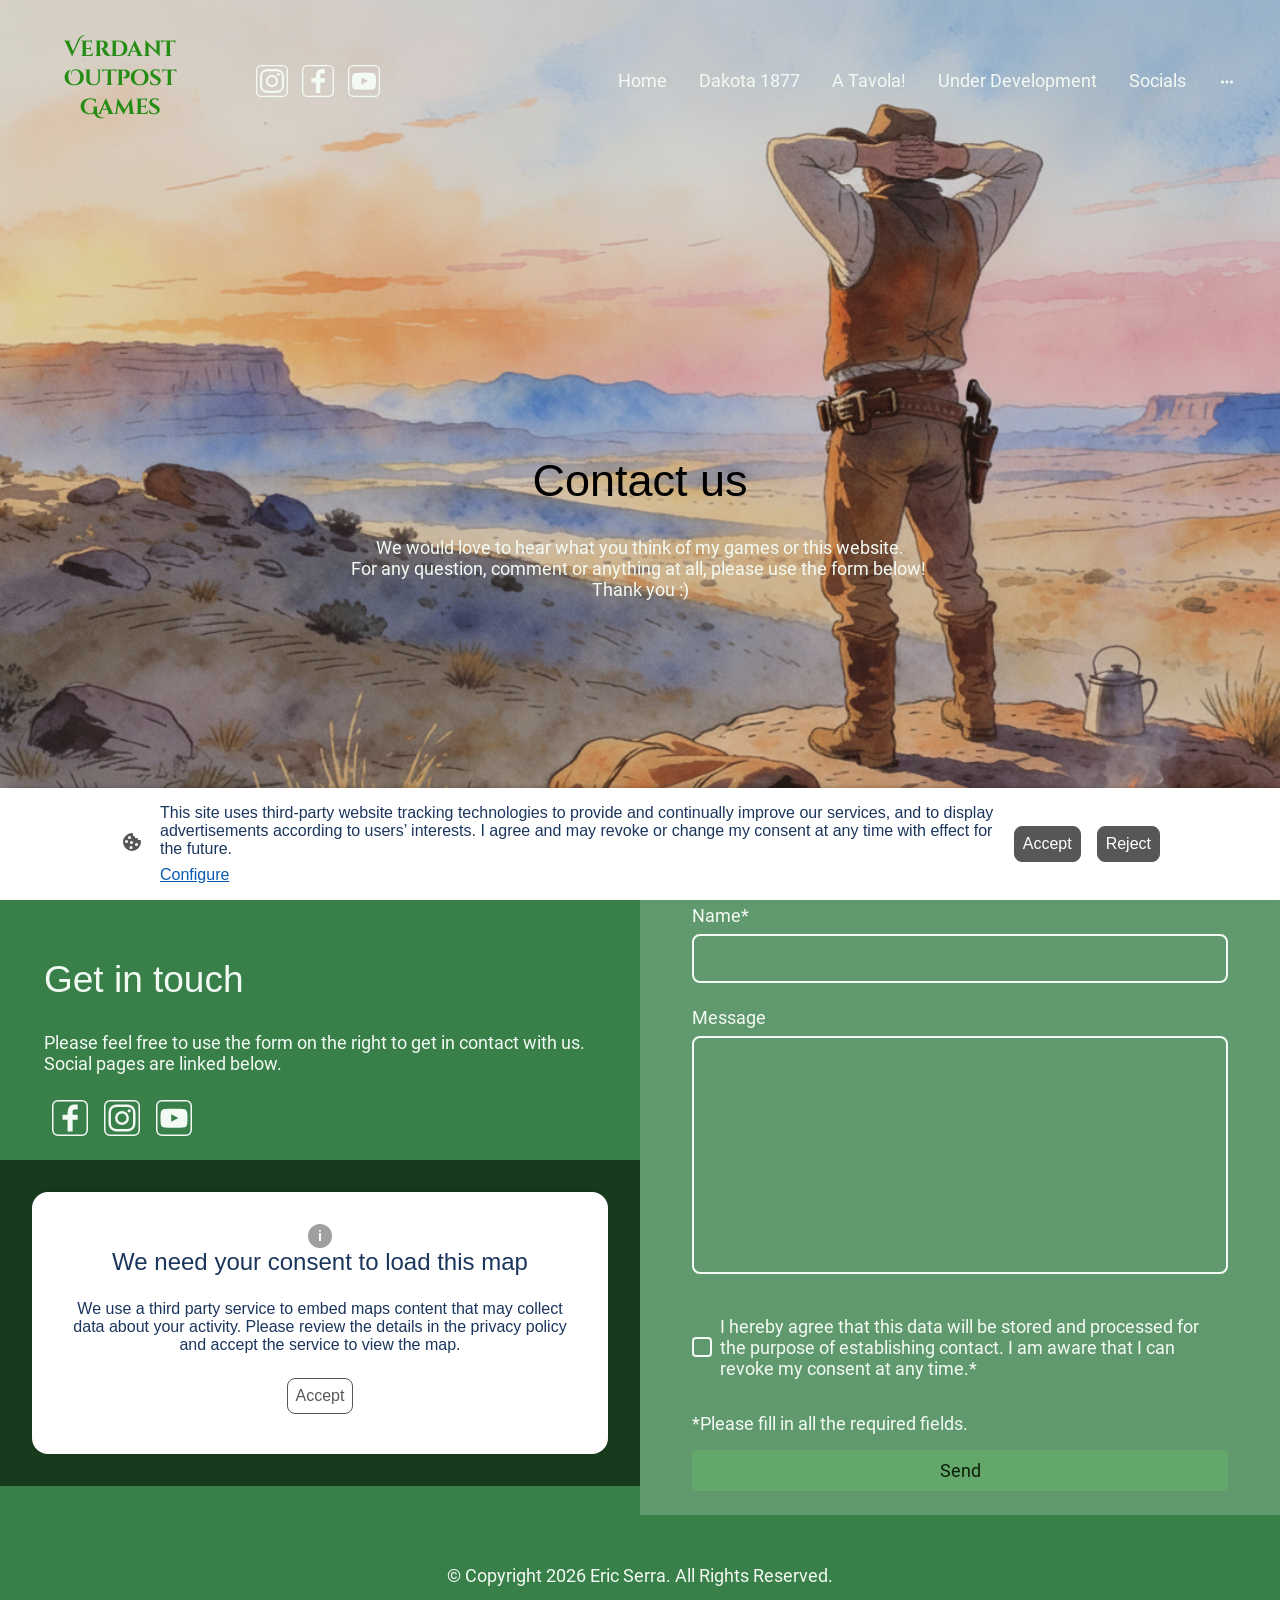
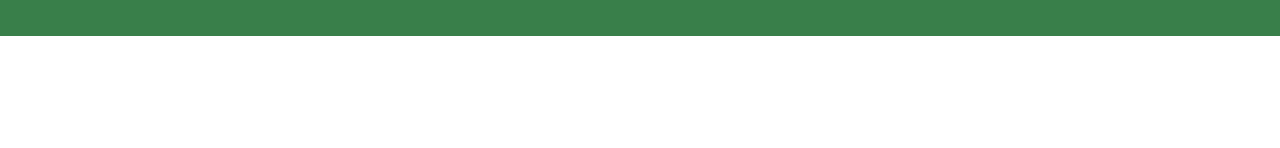
<file: contact-us/index.html>
<!DOCTYPE html PUBLIC "-//W3C//DTD XHTML 1.1//EN"
   "http://www.w3.org/TR/xhtml11/DTD/xhtml11.dtd">
<html lang="en-GB">
<head>
	<meta charset="UTF-8" />
	<meta name="viewport" content="width=device-width, initial-scale=1" />
	<link rel="profile" href="https://gmpg.org/xfn/11" />
	<title>Contact Verdant Outpost Games - Connect with Eric Serra</title>
<meta name='robots' content='max-image-preview:large' />
<style id="wp-img-auto-sizes-contain-inline-css">
img:is([sizes=auto i],[sizes^="auto," i]){contain-intrinsic-size:3000px 1500px}
/*# sourceURL=wp-img-auto-sizes-contain-inline-css */
</style>
<style id="wp-emoji-styles-inline-css">

	img.wp-smiley, img.emoji {
		display: inline !important;
		border: none !important;
		box-shadow: none !important;
		height: 1em !important;
		width: 1em !important;
		margin: 0 0.07em !important;
		vertical-align: -0.1em !important;
		background: none !important;
		padding: 0 !important;
	}
/*# sourceURL=wp-emoji-styles-inline-css */
</style>
<style id="wp-block-library-inline-css">
:root{--wp-block-synced-color:#7a00df;--wp-block-synced-color--rgb:122,0,223;--wp-bound-block-color:var(--wp-block-synced-color);--wp-editor-canvas-background:#ddd;--wp-admin-theme-color:#007cba;--wp-admin-theme-color--rgb:0,124,186;--wp-admin-theme-color-darker-10:#006ba1;--wp-admin-theme-color-darker-10--rgb:0,107,160.5;--wp-admin-theme-color-darker-20:#005a87;--wp-admin-theme-color-darker-20--rgb:0,90,135;--wp-admin-border-width-focus:2px}@media (min-resolution:192dpi){:root{--wp-admin-border-width-focus:1.5px}}.wp-element-button{cursor:pointer}:root .has-very-light-gray-background-color{background-color:#eee}:root .has-very-dark-gray-background-color{background-color:#313131}:root .has-very-light-gray-color{color:#eee}:root .has-very-dark-gray-color{color:#313131}:root .has-vivid-green-cyan-to-vivid-cyan-blue-gradient-background{background:linear-gradient(135deg,#00d084,#0693e3)}:root .has-purple-crush-gradient-background{background:linear-gradient(135deg,#34e2e4,#4721fb 50%,#ab1dfe)}:root .has-hazy-dawn-gradient-background{background:linear-gradient(135deg,#faaca8,#dad0ec)}:root .has-subdued-olive-gradient-background{background:linear-gradient(135deg,#fafae1,#67a671)}:root .has-atomic-cream-gradient-background{background:linear-gradient(135deg,#fdd79a,#004a59)}:root .has-nightshade-gradient-background{background:linear-gradient(135deg,#330968,#31cdcf)}:root .has-midnight-gradient-background{background:linear-gradient(135deg,#020381,#2874fc)}:root{--wp--preset--font-size--normal:16px;--wp--preset--font-size--huge:42px}.has-regular-font-size{font-size:1em}.has-larger-font-size{font-size:2.625em}.has-normal-font-size{font-size:var(--wp--preset--font-size--normal)}.has-huge-font-size{font-size:var(--wp--preset--font-size--huge)}:root .has-text-align-center{text-align:center}:root .has-text-align-left{text-align:left}:root .has-text-align-right{text-align:right}.has-fit-text{white-space:nowrap!important}#end-resizable-editor-section{display:none}.aligncenter{clear:both}.items-justified-left{justify-content:flex-start}.items-justified-center{justify-content:center}.items-justified-right{justify-content:flex-end}.items-justified-space-between{justify-content:space-between}.screen-reader-text{word-wrap:normal!important;border:0;clip-path:inset(50%);height:1px;margin:-1px;overflow:hidden;padding:0;position:absolute;width:1px;word-break:normal!important}.screen-reader-text:focus{background-color:#ddd;clip-path:none;color:#444;display:block;font-size:1em;height:auto;left:5px;line-height:normal;padding:15px 23px 14px;text-decoration:none;top:5px;width:auto;z-index:100000}html :where(.has-border-color){border-style:solid}html :where([style^=border-color],[style*=";border-color"],[style*="; border-color"]){border-style:solid}html :where([style^=border-top-color],[style*=";border-top-color"],[style*="; border-top-color"]){border-top-style:solid}html :where([style^=border-right-color],[style*=";border-right-color"],[style*="; border-right-color"]){border-right-style:solid}html :where([style^=border-bottom-color],[style*=";border-bottom-color"],[style*="; border-bottom-color"]){border-bottom-style:solid}html :where([style^=border-left-color],[style*=";border-left-color"],[style*="; border-left-color"]){border-left-style:solid}html :where([style^=border-width],[style*=";border-width"],[style*="; border-width"]){border-style:solid}html :where([style^=border-top-width],[style*=";border-top-width"],[style*="; border-top-width"]){border-top-style:solid}html :where([style^=border-right-width],[style*=";border-right-width"],[style*="; border-right-width"]){border-right-style:solid}html :where([style^=border-bottom-width],[style*=";border-bottom-width"],[style*="; border-bottom-width"]){border-bottom-style:solid}html :where([style^=border-left-width],[style*=";border-left-width"],[style*="; border-left-width"]){border-left-style:solid}html :where(img[class*=wp-image-]){height:auto;max-width:100%}:where(figure){margin:0 0 1em}html :where(.is-position-sticky){--wp-admin--admin-bar--position-offset:var(--wp-admin--admin-bar--height,0px)}@media screen and (max-width:600px){html :where(.is-position-sticky){--wp-admin--admin-bar--position-offset:0px}}

/*# sourceURL=/wp-includes/css/dist/block-library/common.min.css */
</style>
<style id="classic-theme-styles-inline-css">
/*! This file is auto-generated */
.wp-block-button__link{color:#fff;background-color:#32373c;border-radius:9999px;box-shadow:none;text-decoration:none;padding:calc(.667em + 2px) calc(1.333em + 2px);font-size:1.125em}.wp-block-file__button{background:#32373c;color:#fff;text-decoration:none}
/*# sourceURL=/wp-includes/css/classic-themes.min.css */
</style>

<style id="global-styles-inline-css">
:root{--wp--preset--aspect-ratio--square: 1;--wp--preset--aspect-ratio--4-3: 4/3;--wp--preset--aspect-ratio--3-4: 3/4;--wp--preset--aspect-ratio--3-2: 3/2;--wp--preset--aspect-ratio--2-3: 2/3;--wp--preset--aspect-ratio--16-9: 16/9;--wp--preset--aspect-ratio--9-16: 9/16;--wp--preset--color--black: #000000;--wp--preset--color--cyan-bluish-gray: #abb8c3;--wp--preset--color--white: #ffffff;--wp--preset--color--pale-pink: #f78da7;--wp--preset--color--vivid-red: #cf2e2e;--wp--preset--color--luminous-vivid-orange: #ff6900;--wp--preset--color--luminous-vivid-amber: #fcb900;--wp--preset--color--light-green-cyan: #7bdcb5;--wp--preset--color--vivid-green-cyan: #00d084;--wp--preset--color--pale-cyan-blue: #8ed1fc;--wp--preset--color--vivid-cyan-blue: #0693e3;--wp--preset--color--vivid-purple: #9b51e0;--wp--preset--gradient--vivid-cyan-blue-to-vivid-purple: linear-gradient(135deg,rgb(6,147,227) 0%,rgb(155,81,224) 100%);--wp--preset--gradient--light-green-cyan-to-vivid-green-cyan: linear-gradient(135deg,rgb(122,220,180) 0%,rgb(0,208,130) 100%);--wp--preset--gradient--luminous-vivid-amber-to-luminous-vivid-orange: linear-gradient(135deg,rgb(252,185,0) 0%,rgb(255,105,0) 100%);--wp--preset--gradient--luminous-vivid-orange-to-vivid-red: linear-gradient(135deg,rgb(255,105,0) 0%,rgb(207,46,46) 100%);--wp--preset--gradient--very-light-gray-to-cyan-bluish-gray: linear-gradient(135deg,rgb(238,238,238) 0%,rgb(169,184,195) 100%);--wp--preset--gradient--cool-to-warm-spectrum: linear-gradient(135deg,rgb(74,234,220) 0%,rgb(151,120,209) 20%,rgb(207,42,186) 40%,rgb(238,44,130) 60%,rgb(251,105,98) 80%,rgb(254,248,76) 100%);--wp--preset--gradient--blush-light-purple: linear-gradient(135deg,rgb(255,206,236) 0%,rgb(152,150,240) 100%);--wp--preset--gradient--blush-bordeaux: linear-gradient(135deg,rgb(254,205,165) 0%,rgb(254,45,45) 50%,rgb(107,0,62) 100%);--wp--preset--gradient--luminous-dusk: linear-gradient(135deg,rgb(255,203,112) 0%,rgb(199,81,192) 50%,rgb(65,88,208) 100%);--wp--preset--gradient--pale-ocean: linear-gradient(135deg,rgb(255,245,203) 0%,rgb(182,227,212) 50%,rgb(51,167,181) 100%);--wp--preset--gradient--electric-grass: linear-gradient(135deg,rgb(202,248,128) 0%,rgb(113,206,126) 100%);--wp--preset--gradient--midnight: linear-gradient(135deg,rgb(2,3,129) 0%,rgb(40,116,252) 100%);--wp--preset--font-size--small: 13px;--wp--preset--font-size--medium: 20px;--wp--preset--font-size--large: 36px;--wp--preset--font-size--x-large: 42px;--wp--preset--spacing--20: 0.44rem;--wp--preset--spacing--30: 0.67rem;--wp--preset--spacing--40: 1rem;--wp--preset--spacing--50: 1.5rem;--wp--preset--spacing--60: 2.25rem;--wp--preset--spacing--70: 3.38rem;--wp--preset--spacing--80: 5.06rem;--wp--preset--shadow--natural: 6px 6px 9px rgba(0, 0, 0, 0.2);--wp--preset--shadow--deep: 12px 12px 50px rgba(0, 0, 0, 0.4);--wp--preset--shadow--sharp: 6px 6px 0px rgba(0, 0, 0, 0.2);--wp--preset--shadow--outlined: 6px 6px 0px -3px rgb(255, 255, 255), 6px 6px rgb(0, 0, 0);--wp--preset--shadow--crisp: 6px 6px 0px rgb(0, 0, 0);}.wp-block-button{--wp--preset--dimension--25: 25%;--wp--preset--dimension--50: 50%;--wp--preset--dimension--75: 75%;--wp--preset--dimension--100: 100%;}:where(body) { margin: 0; }:where(.is-layout-flex){gap: 0.5em;}:where(.is-layout-grid){gap: 0.5em;}body .is-layout-flex{display: flex;}.is-layout-flex{flex-wrap: wrap;align-items: center;}.is-layout-flex > :is(*, div){margin: 0;}body .is-layout-grid{display: grid;}.is-layout-grid > :is(*, div){margin: 0;}body{padding-top: 0px;padding-right: 0px;padding-bottom: 0px;padding-left: 0px;}:root :where(.wp-element-button, .wp-block-button__link){background-color: #32373c;border-width: 0;color: #fff;font-family: inherit;font-size: inherit;font-style: inherit;font-weight: inherit;letter-spacing: inherit;line-height: inherit;padding-top: calc(0.667em + 2px);padding-right: calc(1.333em + 2px);padding-bottom: calc(0.667em + 2px);padding-left: calc(1.333em + 2px);text-decoration: none;text-transform: inherit;}.has-black-color{color: var(--wp--preset--color--black) !important;}.has-cyan-bluish-gray-color{color: var(--wp--preset--color--cyan-bluish-gray) !important;}.has-white-color{color: var(--wp--preset--color--white) !important;}.has-pale-pink-color{color: var(--wp--preset--color--pale-pink) !important;}.has-vivid-red-color{color: var(--wp--preset--color--vivid-red) !important;}.has-luminous-vivid-orange-color{color: var(--wp--preset--color--luminous-vivid-orange) !important;}.has-luminous-vivid-amber-color{color: var(--wp--preset--color--luminous-vivid-amber) !important;}.has-light-green-cyan-color{color: var(--wp--preset--color--light-green-cyan) !important;}.has-vivid-green-cyan-color{color: var(--wp--preset--color--vivid-green-cyan) !important;}.has-pale-cyan-blue-color{color: var(--wp--preset--color--pale-cyan-blue) !important;}.has-vivid-cyan-blue-color{color: var(--wp--preset--color--vivid-cyan-blue) !important;}.has-vivid-purple-color{color: var(--wp--preset--color--vivid-purple) !important;}.has-black-background-color{background-color: var(--wp--preset--color--black) !important;}.has-cyan-bluish-gray-background-color{background-color: var(--wp--preset--color--cyan-bluish-gray) !important;}.has-white-background-color{background-color: var(--wp--preset--color--white) !important;}.has-pale-pink-background-color{background-color: var(--wp--preset--color--pale-pink) !important;}.has-vivid-red-background-color{background-color: var(--wp--preset--color--vivid-red) !important;}.has-luminous-vivid-orange-background-color{background-color: var(--wp--preset--color--luminous-vivid-orange) !important;}.has-luminous-vivid-amber-background-color{background-color: var(--wp--preset--color--luminous-vivid-amber) !important;}.has-light-green-cyan-background-color{background-color: var(--wp--preset--color--light-green-cyan) !important;}.has-vivid-green-cyan-background-color{background-color: var(--wp--preset--color--vivid-green-cyan) !important;}.has-pale-cyan-blue-background-color{background-color: var(--wp--preset--color--pale-cyan-blue) !important;}.has-vivid-cyan-blue-background-color{background-color: var(--wp--preset--color--vivid-cyan-blue) !important;}.has-vivid-purple-background-color{background-color: var(--wp--preset--color--vivid-purple) !important;}.has-black-border-color{border-color: var(--wp--preset--color--black) !important;}.has-cyan-bluish-gray-border-color{border-color: var(--wp--preset--color--cyan-bluish-gray) !important;}.has-white-border-color{border-color: var(--wp--preset--color--white) !important;}.has-pale-pink-border-color{border-color: var(--wp--preset--color--pale-pink) !important;}.has-vivid-red-border-color{border-color: var(--wp--preset--color--vivid-red) !important;}.has-luminous-vivid-orange-border-color{border-color: var(--wp--preset--color--luminous-vivid-orange) !important;}.has-luminous-vivid-amber-border-color{border-color: var(--wp--preset--color--luminous-vivid-amber) !important;}.has-light-green-cyan-border-color{border-color: var(--wp--preset--color--light-green-cyan) !important;}.has-vivid-green-cyan-border-color{border-color: var(--wp--preset--color--vivid-green-cyan) !important;}.has-pale-cyan-blue-border-color{border-color: var(--wp--preset--color--pale-cyan-blue) !important;}.has-vivid-cyan-blue-border-color{border-color: var(--wp--preset--color--vivid-cyan-blue) !important;}.has-vivid-purple-border-color{border-color: var(--wp--preset--color--vivid-purple) !important;}.has-vivid-cyan-blue-to-vivid-purple-gradient-background{background: var(--wp--preset--gradient--vivid-cyan-blue-to-vivid-purple) !important;}.has-light-green-cyan-to-vivid-green-cyan-gradient-background{background: var(--wp--preset--gradient--light-green-cyan-to-vivid-green-cyan) !important;}.has-luminous-vivid-amber-to-luminous-vivid-orange-gradient-background{background: var(--wp--preset--gradient--luminous-vivid-amber-to-luminous-vivid-orange) !important;}.has-luminous-vivid-orange-to-vivid-red-gradient-background{background: var(--wp--preset--gradient--luminous-vivid-orange-to-vivid-red) !important;}.has-very-light-gray-to-cyan-bluish-gray-gradient-background{background: var(--wp--preset--gradient--very-light-gray-to-cyan-bluish-gray) !important;}.has-cool-to-warm-spectrum-gradient-background{background: var(--wp--preset--gradient--cool-to-warm-spectrum) !important;}.has-blush-light-purple-gradient-background{background: var(--wp--preset--gradient--blush-light-purple) !important;}.has-blush-bordeaux-gradient-background{background: var(--wp--preset--gradient--blush-bordeaux) !important;}.has-luminous-dusk-gradient-background{background: var(--wp--preset--gradient--luminous-dusk) !important;}.has-pale-ocean-gradient-background{background: var(--wp--preset--gradient--pale-ocean) !important;}.has-electric-grass-gradient-background{background: var(--wp--preset--gradient--electric-grass) !important;}.has-midnight-gradient-background{background: var(--wp--preset--gradient--midnight) !important;}.has-small-font-size{font-size: var(--wp--preset--font-size--small) !important;}.has-medium-font-size{font-size: var(--wp--preset--font-size--medium) !important;}.has-large-font-size{font-size: var(--wp--preset--font-size--large) !important;}.has-x-large-font-size{font-size: var(--wp--preset--font-size--x-large) !important;}
/*# sourceURL=global-styles-inline-css */
</style>

<link rel='stylesheet' id='go-x-post-editor-css' href='../wp-content/plugins/go-x-post-editor/build/index-fe.css' media='all' />
<link rel='stylesheet' id='gox-style-0-css' href='../wp-content/uploads/go-x/style.css' media='all' />
<link rel="canonical" href="./" />
<link rel='shortlink' href='https://www.verdantoutpost.com/?p=293' />
				<script>
					window.goxwpDeployment=true;
				</script>
	<script type="application/ld+json">
                    {"@context":"https://schema.org","@type":"LocalBusiness","logo":"/-_-/resources/images/files/67120199-512e-4df1-809b-0810bfc0ea8a/b1674737-ef24-41eb-8ea8-cbc4cca74434?o=rs:fill:809:808:1:1/g:sm/","url":"https://verdantoutpost.com","name":"Verdant Outpost Games","sameAs":["","","","https://www.youtube.com/@verdant.outpost","https://www.facebook.com/people/Verdant-Outpost-Games/61590462296860/","","https://www.instagram.com/verdant.outpost/"],"email":"ericserra@verdantoutpost.com"}
                </script><meta name="description" content="Reach out to Verdant Outpost Games for game inquiries, collaborations, or feedback. Contact Eric Serra today." /><link rel="shortcut icon" href="../wp-content/uploads/go-x/u/78a9d674-a477-477f-a71c-d5888ab7f608/w16,h16,rtfit,bg,el1,ex1,fico/image.ico" type="image/x-icon" /><link rel="icon" href="../wp-content/uploads/go-x/u/78a9d674-a477-477f-a71c-d5888ab7f608/w16,h16,rtfit,bg,el1,ex1,fico/image.ico" type="image/x-icon" /><link rel="apple-touch-icon" sizes="180x180" href="../wp-content/uploads/go-x/u/78a9d674-a477-477f-a71c-d5888ab7f608/w180,h180,rtfit,bgdde1e5,el1,ex1,fpng/image.png" type="image/png" /><link rel="icon" type="image/png" sizes="32x32" href="../wp-content/uploads/go-x/u/78a9d674-a477-477f-a71c-d5888ab7f608/w32,h32,rtfit,bg,el1,ex1,fpng/image.png" type="image/png" /><link rel="icon" type="image/png" sizes="192x192" href="../wp-content/uploads/go-x/u/78a9d674-a477-477f-a71c-d5888ab7f608/w192,h192,rtfit,bg,el1,ex1,fpng/image.png" type="image/png" /><link rel="icon" type="image/png" sizes="16x16" href="../wp-content/uploads/go-x/u/78a9d674-a477-477f-a71c-d5888ab7f608/w16,h16,rtfit,bg,el1,ex1,fpng/image.png" type="image/png" /><style id="wp-custom-css">
@font-face{src:url(../wp-content/themes/gox/public/fonts/Roboto-latin_latin-ext-100.eot);src:local("Roboto Thin"),local("Roboto-Thin");src:url(../wp-content/themes/gox/public/fonts/Roboto-latin_latin-ext-100.eot) format("embedded-opentype");src:url(../wp-content/themes/gox/public/fonts/Roboto-latin_latin-ext-100.woff2) format("woff2");src:url(../wp-content/themes/gox/public/fonts/Roboto-latin_latin-ext-100.woff) format("woff");src:url(../wp-content/themes/gox/public/fonts/Roboto-latin_latin-ext-100.ttf) format("truetype");src:url(../wp-content/themes/gox/public/fonts/Roboto-latin_latin-ext-100.svg) format("svg");font-family:Roboto;font-style:normal;font-weight:100;src:url(../wp-content/themes/gox/public/fonts/Roboto-latin_latin-ext-100.woff) format("woff")}@font-face{src:url(../wp-content/themes/gox/public/fonts/Roboto-latin_latin-ext-100italic.eot);src:local("Roboto ThinItalic"),local("Roboto-ThinItalic");src:url(../wp-content/themes/gox/public/fonts/Roboto-latin_latin-ext-100italic.eot) format("embedded-opentype");src:url(../wp-content/themes/gox/public/fonts/Roboto-latin_latin-ext-100italic.woff2) format("woff2");src:url(../wp-content/themes/gox/public/fonts/Roboto-latin_latin-ext-100italic.woff) format("woff");src:url(../wp-content/themes/gox/public/fonts/Roboto-latin_latin-ext-100italic.ttf) format("truetype");src:url(../wp-content/themes/gox/public/fonts/Roboto-latin_latin-ext-100italic.svg) format("svg");font-family:Roboto;font-style:italic;font-weight:100;src:url(../wp-content/themes/gox/public/fonts/Roboto-latin_latin-ext-100italic.woff) format("woff")}@font-face{src:url(../wp-content/themes/gox/public/fonts/Roboto-latin_latin-ext-200.eot);src:local("Roboto ExtraLight"),local("Roboto-ExtraLight");src:url(../wp-content/themes/gox/public/fonts/Roboto-latin_latin-ext-200.eot) format("embedded-opentype");src:url(../wp-content/themes/gox/public/fonts/Roboto-latin_latin-ext-200.woff2) format("woff2");src:url(../wp-content/themes/gox/public/fonts/Roboto-latin_latin-ext-200.woff) format("woff");src:url(../wp-content/themes/gox/public/fonts/Roboto-latin_latin-ext-200.ttf) format("truetype");src:url(../wp-content/themes/gox/public/fonts/Roboto-latin_latin-ext-200.svg) format("svg");font-family:Roboto;font-style:normal;font-weight:200;src:url(../wp-content/themes/gox/public/fonts/Roboto-latin_latin-ext-200.woff) format("woff")}@font-face{src:url(../wp-content/themes/gox/public/fonts/Roboto-latin_latin-ext-200italic.eot);src:local("Roboto ExtraLightItalic"),local("Roboto-ExtraLightItalic");src:url(../wp-content/themes/gox/public/fonts/Roboto-latin_latin-ext-200italic.eot) format("embedded-opentype");src:url(../wp-content/themes/gox/public/fonts/Roboto-latin_latin-ext-200italic.woff2) format("woff2");src:url(../wp-content/themes/gox/public/fonts/Roboto-latin_latin-ext-200italic.woff) format("woff");src:url(../wp-content/themes/gox/public/fonts/Roboto-latin_latin-ext-200italic.ttf) format("truetype");src:url(../wp-content/themes/gox/public/fonts/Roboto-latin_latin-ext-200italic.svg) format("svg");font-family:Roboto;font-style:italic;font-weight:200;src:url(../wp-content/themes/gox/public/fonts/Roboto-latin_latin-ext-200italic.woff) format("woff")}@font-face{src:url(../wp-content/themes/gox/public/fonts/Roboto-latin_latin-ext-300.eot);src:local("Roboto Light"),local("Roboto-Light");src:url(../wp-content/themes/gox/public/fonts/Roboto-latin_latin-ext-300.eot) format("embedded-opentype");src:url(../wp-content/themes/gox/public/fonts/Roboto-latin_latin-ext-300.woff2) format("woff2");src:url(../wp-content/themes/gox/public/fonts/Roboto-latin_latin-ext-300.woff) format("woff");src:url(../wp-content/themes/gox/public/fonts/Roboto-latin_latin-ext-300.ttf) format("truetype");src:url(../wp-content/themes/gox/public/fonts/Roboto-latin_latin-ext-300.svg) format("svg");font-family:Roboto;font-style:normal;font-weight:300;src:url(../wp-content/themes/gox/public/fonts/Roboto-latin_latin-ext-300.woff) format("woff")}@font-face{src:url(../wp-content/themes/gox/public/fonts/Roboto-latin_latin-ext-300italic.eot);src:local("Roboto LightItalic"),local("Roboto-LightItalic");src:url(../wp-content/themes/gox/public/fonts/Roboto-latin_latin-ext-300italic.eot) format("embedded-opentype");src:url(../wp-content/themes/gox/public/fonts/Roboto-latin_latin-ext-300italic.woff2) format("woff2");src:url(../wp-content/themes/gox/public/fonts/Roboto-latin_latin-ext-300italic.woff) format("woff");src:url(../wp-content/themes/gox/public/fonts/Roboto-latin_latin-ext-300italic.ttf) format("truetype");src:url(../wp-content/themes/gox/public/fonts/Roboto-latin_latin-ext-300italic.svg) format("svg");font-family:Roboto;font-style:italic;font-weight:300;src:url(../wp-content/themes/gox/public/fonts/Roboto-latin_latin-ext-300italic.woff) format("woff")}@font-face{src:url(../wp-content/themes/gox/public/fonts/Roboto-latin_latin-ext-regular.eot);src:local("Roboto Regular"),local("Roboto-Regular");src:url(../wp-content/themes/gox/public/fonts/Roboto-latin_latin-ext-regular.eot) format("embedded-opentype");src:url(../wp-content/themes/gox/public/fonts/Roboto-latin_latin-ext-regular.woff2) format("woff2");src:url(../wp-content/themes/gox/public/fonts/Roboto-latin_latin-ext-regular.woff) format("woff");src:url(../wp-content/themes/gox/public/fonts/Roboto-latin_latin-ext-regular.ttf) format("truetype");src:url(../wp-content/themes/gox/public/fonts/Roboto-latin_latin-ext-regular.svg) format("svg");font-family:Roboto;font-style:normal;font-weight:400;src:url(../wp-content/themes/gox/public/fonts/Roboto-latin_latin-ext-regular.woff) format("woff")}@font-face{src:url(../wp-content/themes/gox/public/fonts/Roboto-latin_latin-ext-italic.eot);src:local("Roboto Italic"),local("Roboto-Italic");src:url(../wp-content/themes/gox/public/fonts/Roboto-latin_latin-ext-italic.eot) format("embedded-opentype");src:url(../wp-content/themes/gox/public/fonts/Roboto-latin_latin-ext-italic.woff2) format("woff2");src:url(../wp-content/themes/gox/public/fonts/Roboto-latin_latin-ext-italic.woff) format("woff");src:url(../wp-content/themes/gox/public/fonts/Roboto-latin_latin-ext-italic.ttf) format("truetype");src:url(../wp-content/themes/gox/public/fonts/Roboto-latin_latin-ext-italic.svg) format("svg");font-family:Roboto;font-style:italic;font-weight:400;src:url(../wp-content/themes/gox/public/fonts/Roboto-latin_latin-ext-italic.woff) format("woff")}@font-face{src:url(../wp-content/themes/gox/public/fonts/Roboto-latin_latin-ext-500.eot);src:local("Roboto Medium"),local("Roboto-Medium");src:url(../wp-content/themes/gox/public/fonts/Roboto-latin_latin-ext-500.eot) format("embedded-opentype");src:url(../wp-content/themes/gox/public/fonts/Roboto-latin_latin-ext-500.woff2) format("woff2");src:url(../wp-content/themes/gox/public/fonts/Roboto-latin_latin-ext-500.woff) format("woff");src:url(../wp-content/themes/gox/public/fonts/Roboto-latin_latin-ext-500.ttf) format("truetype");src:url(../wp-content/themes/gox/public/fonts/Roboto-latin_latin-ext-500.svg) format("svg");font-family:Roboto;font-style:normal;font-weight:500;src:url(../wp-content/themes/gox/public/fonts/Roboto-latin_latin-ext-500.woff) format("woff")}@font-face{src:url(../wp-content/themes/gox/public/fonts/Roboto-latin_latin-ext-500italic.eot);src:local("Roboto MediumItalic"),local("Roboto-MediumItalic");src:url(../wp-content/themes/gox/public/fonts/Roboto-latin_latin-ext-500italic.eot) format("embedded-opentype");src:url(../wp-content/themes/gox/public/fonts/Roboto-latin_latin-ext-500italic.woff2) format("woff2");src:url(../wp-content/themes/gox/public/fonts/Roboto-latin_latin-ext-500italic.woff) format("woff");src:url(../wp-content/themes/gox/public/fonts/Roboto-latin_latin-ext-500italic.ttf) format("truetype");src:url(../wp-content/themes/gox/public/fonts/Roboto-latin_latin-ext-500italic.svg) format("svg");font-family:Roboto;font-style:italic;font-weight:500;src:url(../wp-content/themes/gox/public/fonts/Roboto-latin_latin-ext-500italic.woff) format("woff")}@font-face{src:url(../wp-content/themes/gox/public/fonts/Roboto-latin_latin-ext-600.eot);src:local("Roboto SemiBold"),local("Roboto-SemiBold");src:url(../wp-content/themes/gox/public/fonts/Roboto-latin_latin-ext-600.eot) format("embedded-opentype");src:url(../wp-content/themes/gox/public/fonts/Roboto-latin_latin-ext-600.woff2) format("woff2");src:url(../wp-content/themes/gox/public/fonts/Roboto-latin_latin-ext-600.woff) format("woff");src:url(../wp-content/themes/gox/public/fonts/Roboto-latin_latin-ext-600.ttf) format("truetype");src:url(../wp-content/themes/gox/public/fonts/Roboto-latin_latin-ext-600.svg) format("svg");font-family:Roboto;font-style:normal;font-weight:600;src:url(../wp-content/themes/gox/public/fonts/Roboto-latin_latin-ext-600.woff) format("woff")}@font-face{src:url(../wp-content/themes/gox/public/fonts/Roboto-latin_latin-ext-600italic.eot);src:local("Roboto SemiBoldItalic"),local("Roboto-SemiBoldItalic");src:url(../wp-content/themes/gox/public/fonts/Roboto-latin_latin-ext-600italic.eot) format("embedded-opentype");src:url(../wp-content/themes/gox/public/fonts/Roboto-latin_latin-ext-600italic.woff2) format("woff2");src:url(../wp-content/themes/gox/public/fonts/Roboto-latin_latin-ext-600italic.woff) format("woff");src:url(../wp-content/themes/gox/public/fonts/Roboto-latin_latin-ext-600italic.ttf) format("truetype");src:url(../wp-content/themes/gox/public/fonts/Roboto-latin_latin-ext-600italic.svg) format("svg");font-family:Roboto;font-style:italic;font-weight:600;src:url(../wp-content/themes/gox/public/fonts/Roboto-latin_latin-ext-600italic.woff) format("woff")}@font-face{src:url(../wp-content/themes/gox/public/fonts/Roboto-latin_latin-ext-700.eot);src:local("Roboto Bold"),local("Roboto-Bold");src:url(../wp-content/themes/gox/public/fonts/Roboto-latin_latin-ext-700.eot) format("embedded-opentype");src:url(../wp-content/themes/gox/public/fonts/Roboto-latin_latin-ext-700.woff2) format("woff2");src:url(../wp-content/themes/gox/public/fonts/Roboto-latin_latin-ext-700.woff) format("woff");src:url(../wp-content/themes/gox/public/fonts/Roboto-latin_latin-ext-700.ttf) format("truetype");src:url(../wp-content/themes/gox/public/fonts/Roboto-latin_latin-ext-700.svg) format("svg");font-family:Roboto;font-style:normal;font-weight:700;src:url(../wp-content/themes/gox/public/fonts/Roboto-latin_latin-ext-700.woff) format("woff")}@font-face{src:url(../wp-content/themes/gox/public/fonts/Roboto-latin_latin-ext-700italic.eot);src:local("Roboto BoldItalic"),local("Roboto-BoldItalic");src:url(../wp-content/themes/gox/public/fonts/Roboto-latin_latin-ext-700italic.eot) format("embedded-opentype");src:url(../wp-content/themes/gox/public/fonts/Roboto-latin_latin-ext-700italic.woff2) format("woff2");src:url(../wp-content/themes/gox/public/fonts/Roboto-latin_latin-ext-700italic.woff) format("woff");src:url(../wp-content/themes/gox/public/fonts/Roboto-latin_latin-ext-700italic.ttf) format("truetype");src:url(../wp-content/themes/gox/public/fonts/Roboto-latin_latin-ext-700italic.svg) format("svg");font-family:Roboto;font-style:italic;font-weight:700;src:url(../wp-content/themes/gox/public/fonts/Roboto-latin_latin-ext-700italic.woff) format("woff")}@font-face{src:url(../wp-content/themes/gox/public/fonts/Roboto-latin_latin-ext-800.eot);src:local("Roboto ExtraBold"),local("Roboto-ExtraBold");src:url(../wp-content/themes/gox/public/fonts/Roboto-latin_latin-ext-800.eot) format("embedded-opentype");src:url(../wp-content/themes/gox/public/fonts/Roboto-latin_latin-ext-800.woff2) format("woff2");src:url(../wp-content/themes/gox/public/fonts/Roboto-latin_latin-ext-800.woff) format("woff");src:url(../wp-content/themes/gox/public/fonts/Roboto-latin_latin-ext-800.ttf) format("truetype");src:url(../wp-content/themes/gox/public/fonts/Roboto-latin_latin-ext-800.svg) format("svg");font-family:Roboto;font-style:normal;font-weight:800;src:url(../wp-content/themes/gox/public/fonts/Roboto-latin_latin-ext-800.woff) format("woff")}@font-face{src:url(../wp-content/themes/gox/public/fonts/Roboto-latin_latin-ext-800italic.eot);src:local("Roboto ExtraBoldItalic"),local("Roboto-ExtraBoldItalic");src:url(../wp-content/themes/gox/public/fonts/Roboto-latin_latin-ext-800italic.eot) format("embedded-opentype");src:url(../wp-content/themes/gox/public/fonts/Roboto-latin_latin-ext-800italic.woff2) format("woff2");src:url(../wp-content/themes/gox/public/fonts/Roboto-latin_latin-ext-800italic.woff) format("woff");src:url(../wp-content/themes/gox/public/fonts/Roboto-latin_latin-ext-800italic.ttf) format("truetype");src:url(../wp-content/themes/gox/public/fonts/Roboto-latin_latin-ext-800italic.svg) format("svg");font-family:Roboto;font-style:italic;font-weight:800;src:url(../wp-content/themes/gox/public/fonts/Roboto-latin_latin-ext-800italic.woff) format("woff")}@font-face{src:url(../wp-content/themes/gox/public/fonts/Roboto-latin_latin-ext-900.eot);src:local("Roboto Black"),local("Roboto-Black");src:url(../wp-content/themes/gox/public/fonts/Roboto-latin_latin-ext-900.eot) format("embedded-opentype");src:url(../wp-content/themes/gox/public/fonts/Roboto-latin_latin-ext-900.woff2) format("woff2");src:url(../wp-content/themes/gox/public/fonts/Roboto-latin_latin-ext-900.woff) format("woff");src:url(../wp-content/themes/gox/public/fonts/Roboto-latin_latin-ext-900.ttf) format("truetype");src:url(../wp-content/themes/gox/public/fonts/Roboto-latin_latin-ext-900.svg) format("svg");font-family:Roboto;font-style:normal;font-weight:900;src:url(../wp-content/themes/gox/public/fonts/Roboto-latin_latin-ext-900.woff) format("woff")}@font-face{src:url(../wp-content/themes/gox/public/fonts/Roboto-latin_latin-ext-900italic.eot);src:local("Roboto BlackItalic"),local("Roboto-BlackItalic");src:url(../wp-content/themes/gox/public/fonts/Roboto-latin_latin-ext-900italic.eot) format("embedded-opentype");src:url(../wp-content/themes/gox/public/fonts/Roboto-latin_latin-ext-900italic.woff2) format("woff2");src:url(../wp-content/themes/gox/public/fonts/Roboto-latin_latin-ext-900italic.woff) format("woff");src:url(../wp-content/themes/gox/public/fonts/Roboto-latin_latin-ext-900italic.ttf) format("truetype");src:url(../wp-content/themes/gox/public/fonts/Roboto-latin_latin-ext-900italic.svg) format("svg");font-family:Roboto;font-style:italic;font-weight:900;src:url(../wp-content/themes/gox/public/fonts/Roboto-latin_latin-ext-900italic.woff) format("woff")}.accessNavigationLink{font-family:'Open Sans',sans-serif;border-radius:8px;text-align:center;padding:13px 0;color:#00f;font-size:16px;font-weight:700;width:100%;top:-50px;position:absolute;text-decoration:none;opacity:0}.accessNavigationLink:focus-visible{top:5px;outline:2px solid #00f;outline-offset:2px;box-shadow:0 0 0 2px #fff;left:6px;width:calc(100% - 6px);position:static;display:block;margin-top:5px;margin-left:6px;background-color:#fff;opacity:1}.accessNavigationList{margin:0;list-style:none;padding:0;z-index:1;position:relative}.animation-flip-top:not(.is-visible){visibility:hidden}.theming-theme-accent1-sticky{color:#fff!important}.theming-theme-accent2-sticky{color:#fff!important}.theming-theme-accent3-sticky{color:#fff!important}.theming-theme-light-sticky{color:#fff!important}.theming-theme-dark-sticky{color:#0a1f0a!important}.theming-basic-Grey-sticky{color:#fff!important}.theming-basic-Red-sticky{color:#fff!important}.theming-basic-Orange-sticky{color:#fff!important}.theming-basic-Yellow-sticky{color:#fff!important}.theming-basic-Green-sticky{color:#fff!important}.theming-basic-Cyan-sticky{color:#fff!important}.theming-basic-Blue-sticky{color:#fff!important}.theming-basic-Purple-sticky{color:#fff!important}@media (min-width:768px) and (max-width:1023.95px){.grid-row-733338ca-cd88-48c7-8166-8721e84b8fbb{flex-direction:column!important}}@font-face{src:url(../wp-content/themes/gox/public/fonts/CinzelDecorative-latin_latin-ext-regular.eot);src:local("CinzelDecorative Regular"),local("CinzelDecorative-Regular");src:url(../wp-content/themes/gox/public/fonts/CinzelDecorative-latin_latin-ext-regular.eot) format("embedded-opentype");src:url(../wp-content/themes/gox/public/fonts/CinzelDecorative-latin_latin-ext-regular.woff2) format("woff2");src:url(../wp-content/themes/gox/public/fonts/CinzelDecorative-latin_latin-ext-regular.woff) format("woff");src:url(../wp-content/themes/gox/public/fonts/CinzelDecorative-latin_latin-ext-regular.ttf) format("truetype");src:url(../wp-content/themes/gox/public/fonts/CinzelDecorative-latin_latin-ext-regular.svg) format("svg");font-family:CinzelDecorative;font-style:normal;font-weight:400;src:url(../wp-content/themes/gox/public/fonts/CinzelDecorative-latin_latin-ext-regular.woff) format("woff")}@font-face{src:url(../wp-content/themes/gox/public/fonts/CinzelDecorative-latin_latin-ext-700.eot);src:local("CinzelDecorative Bold"),local("CinzelDecorative-Bold");src:url(../wp-content/themes/gox/public/fonts/CinzelDecorative-latin_latin-ext-700.eot) format("embedded-opentype");src:url(../wp-content/themes/gox/public/fonts/CinzelDecorative-latin_latin-ext-700.woff2) format("woff2");src:url(../wp-content/themes/gox/public/fonts/CinzelDecorative-latin_latin-ext-700.woff) format("woff");src:url(../wp-content/themes/gox/public/fonts/CinzelDecorative-latin_latin-ext-700.ttf) format("truetype");src:url(../wp-content/themes/gox/public/fonts/CinzelDecorative-latin_latin-ext-700.svg) format("svg");font-family:CinzelDecorative;font-style:normal;font-weight:700;src:url(../wp-content/themes/gox/public/fonts/CinzelDecorative-latin_latin-ext-700.woff) format("woff")}@font-face{src:url(../wp-content/themes/gox/public/fonts/CinzelDecorative-latin_latin-ext-900.eot);src:local("CinzelDecorative Black"),local("CinzelDecorative-Black");src:url(../wp-content/themes/gox/public/fonts/CinzelDecorative-latin_latin-ext-900.eot) format("embedded-opentype");src:url(../wp-content/themes/gox/public/fonts/CinzelDecorative-latin_latin-ext-900.woff2) format("woff2");src:url(../wp-content/themes/gox/public/fonts/CinzelDecorative-latin_latin-ext-900.woff) format("woff");src:url(../wp-content/themes/gox/public/fonts/CinzelDecorative-latin_latin-ext-900.ttf) format("truetype");src:url(../wp-content/themes/gox/public/fonts/CinzelDecorative-latin_latin-ext-900.svg) format("svg");font-family:CinzelDecorative;font-style:normal;font-weight:900;src:url(../wp-content/themes/gox/public/fonts/CinzelDecorative-latin_latin-ext-900.woff) format("woff")}.logo-5e765aec-e918-4b75-b4be-4928e28b4789 .theming-theme-accent1{color:#3c854e!important}.logo-5e765aec-e918-4b75-b4be-4928e28b4789 .theming-theme-accent2{color:#ebbc61!important}.logo-5e765aec-e918-4b75-b4be-4928e28b4789 .theming-theme-accent3{color:#63a76a!important}.logo-5e765aec-e918-4b75-b4be-4928e28b4789 .theming-theme-light{color:#f3faf3!important}.logo-5e765aec-e918-4b75-b4be-4928e28b4789 .theming-theme-dark{color:#418641!important}.logo-5e765aec-e918-4b75-b4be-4928e28b4789 .theming-basic-Grey{color:#777!important}.logo-5e765aec-e918-4b75-b4be-4928e28b4789 .theming-basic-Red{color:#ed130d!important}.logo-5e765aec-e918-4b75-b4be-4928e28b4789 .theming-basic-Orange{color:#e96f05!important}.logo-5e765aec-e918-4b75-b4be-4928e28b4789 .theming-basic-Yellow{color:#f2c200!important}.logo-5e765aec-e918-4b75-b4be-4928e28b4789 .theming-basic-Green{color:#258d14!important}.logo-5e765aec-e918-4b75-b4be-4928e28b4789 .theming-basic-Cyan{color:#00bbde!important}.logo-5e765aec-e918-4b75-b4be-4928e28b4789 .theming-basic-Blue{color:#6464f7!important}.logo-5e765aec-e918-4b75-b4be-4928e28b4789 .theming-basic-Purple{color:#cd1cd0!important}@media (min-width:0px) and (max-width:767.95px){.module-container-883905e5-196a-4209-9028-cdec4acdceca{display:none!important}}@media (min-width:768px) and (max-width:1023.95px){.module-container-883905e5-196a-4209-9028-cdec4acdceca{display:none!important}}@media (min-width:0px) and (max-width:767.95px){.module-container-1ebc2bbe-337c-4b11-a6e8-cc84129c9b44{min-height:32px!important}}@media (min-width:768px) and (max-width:1023.95px){.module-container-1ebc2bbe-337c-4b11-a6e8-cc84129c9b44{min-height:32px!important}}.downloadWarningOverlay{position:fixed;z-index:1000;left:0;top:0;width:100%;height:100%;background-color:rgba(0,0,0,.65);display:none}.downloadWarningModal{background-color:#fff;position:fixed;left:50%;top:50%;transform:translate(-50%,-50%);max-width:480px;width:calc(100% - 10px);padding:24px 36px;pointer-events:none;opacity:0;transition:all .3s ease-in-out;z-index:1001;border-radius:8px}.downladWarningBtnContainer{margin-top:24px;display:flex;justify-content:center}.downladWarningBtnContainer a:focus,.downladWarningBtnContainer button:focus{outline:2px solid #00f;outline-offset:2px;box-shadow:0 0 0 2px #fff}.downladWarningBtn{min-width:60px;cursor:pointer;display:inline-block;padding:9px 18px;font-size:14px;margin-top:8px;word-break:break-word;font-weight:400;border-radius:5px;margin:0 8px;overflow-wrap:break-word;border:none;display:flex;align-items:center;position:relative}.downladWarningBtn a[data-link-type=document]{position:absolute;display:block;left:0;top:0;width:100%;height:100%}.showElement{display:block}.hideElement{display:none}.showModal{opacity:1;pointer-events:auto}@media screen and (max-width:450px){.downladWarningBtnContainer{align-items:center;flex-direction:column-reverse}.downladWarningBtn{margin:10px;justify-content:center}}.download-warning-modal-font{font-family:Roboto;font-size:18px;font-weight:400;word-wrap:break-word;overflow-wrap:break-word}.download-warning-button-font{font-family:Roboto;font-size:18px;font-weight:400;word-wrap:break-word;overflow-wrap:break-word}@media (min-width:768px) and (max-width:1023.95px){.grid-row-9ec0cdfb-b6c8-4e72-a2f7-9938e6d8e3e2{order:-1!important}}@media (min-width:1024px){.grid-row-9ec0cdfb-b6c8-4e72-a2f7-9938e6d8e3e2{order:-1!important}}.heading-module-ca65a8e3-6734-410a-a396-8c6b3dff209e .theming-theme-accent1{color:#3c854e!important}.heading-module-ca65a8e3-6734-410a-a396-8c6b3dff209e .theming-theme-accent2{color:#ebbc61!important}.heading-module-ca65a8e3-6734-410a-a396-8c6b3dff209e .theming-theme-accent3{color:#63a76a!important}.heading-module-ca65a8e3-6734-410a-a396-8c6b3dff209e .theming-theme-light{color:#f3faf3!important}.heading-module-ca65a8e3-6734-410a-a396-8c6b3dff209e .theming-theme-dark{color:#418641!important}.heading-module-ca65a8e3-6734-410a-a396-8c6b3dff209e .theming-basic-Grey{color:#777!important}.heading-module-ca65a8e3-6734-410a-a396-8c6b3dff209e .theming-basic-Red{color:#ed130d!important}.heading-module-ca65a8e3-6734-410a-a396-8c6b3dff209e .theming-basic-Orange{color:#e96f05!important}.heading-module-ca65a8e3-6734-410a-a396-8c6b3dff209e .theming-basic-Yellow{color:#f2c200!important}.heading-module-ca65a8e3-6734-410a-a396-8c6b3dff209e .theming-basic-Green{color:#258d14!important}.heading-module-ca65a8e3-6734-410a-a396-8c6b3dff209e .theming-basic-Cyan{color:#00bbde!important}.heading-module-ca65a8e3-6734-410a-a396-8c6b3dff209e .theming-basic-Blue{color:#6464f7!important}.heading-module-ca65a8e3-6734-410a-a396-8c6b3dff209e .theming-basic-Purple{color:#cd1cd0!important}.text-06b13b33-15aa-4140-813b-5f6a6b38c111 .theming-theme-accent1{color:#3c854e!important}.text-06b13b33-15aa-4140-813b-5f6a6b38c111 .theming-theme-accent2{color:#ebbc61!important}.text-06b13b33-15aa-4140-813b-5f6a6b38c111 .theming-theme-accent3{color:#63a76a!important}.text-06b13b33-15aa-4140-813b-5f6a6b38c111 .theming-theme-light{color:#f3faf3!important}.text-06b13b33-15aa-4140-813b-5f6a6b38c111 .theming-theme-dark{color:#418641!important}.text-06b13b33-15aa-4140-813b-5f6a6b38c111 .theming-basic-Grey{color:#777!important}.text-06b13b33-15aa-4140-813b-5f6a6b38c111 .theming-basic-Red{color:#ed130d!important}.text-06b13b33-15aa-4140-813b-5f6a6b38c111 .theming-basic-Orange{color:#e96f05!important}.text-06b13b33-15aa-4140-813b-5f6a6b38c111 .theming-basic-Yellow{color:#f2c200!important}.text-06b13b33-15aa-4140-813b-5f6a6b38c111 .theming-basic-Green{color:#258d14!important}.text-06b13b33-15aa-4140-813b-5f6a6b38c111 .theming-basic-Cyan{color:#00bbde!important}.text-06b13b33-15aa-4140-813b-5f6a6b38c111 .theming-basic-Blue{color:#6464f7!important}.text-06b13b33-15aa-4140-813b-5f6a6b38c111 .theming-basic-Purple{color:#cd1cd0!important}@media (min-width:1024px){.grid-column-f2994556-0351-4f06-b609-978d6865ad04{max-width:600px!important}}.heading-module-7694c39b-1474-4af9-baff-667458782e2a .theming-theme-accent1{color:#ebfdee!important}.heading-module-7694c39b-1474-4af9-baff-667458782e2a .theming-theme-accent2{color:#fdf8f0!important}.heading-module-7694c39b-1474-4af9-baff-667458782e2a .theming-theme-accent3{color:#eefcef!important}.heading-module-7694c39b-1474-4af9-baff-667458782e2a .theming-theme-light{color:#f3faf3!important}.heading-module-7694c39b-1474-4af9-baff-667458782e2a .theming-theme-dark{color:#ecfdec!important}.heading-module-7694c39b-1474-4af9-baff-667458782e2a .theming-basic-Grey{color:#f8f8f8!important}.heading-module-7694c39b-1474-4af9-baff-667458782e2a .theming-basic-Red{color:#fff6f6!important}.heading-module-7694c39b-1474-4af9-baff-667458782e2a .theming-basic-Orange{color:#fff7f5!important}.heading-module-7694c39b-1474-4af9-baff-667458782e2a .theming-basic-Yellow{color:#fff8eb!important}.heading-module-7694c39b-1474-4af9-baff-667458782e2a .theming-basic-Green{color:#e7ffe6!important}.heading-module-7694c39b-1474-4af9-baff-667458782e2a .theming-basic-Cyan{color:#effaff!important}.heading-module-7694c39b-1474-4af9-baff-667458782e2a .theming-basic-Blue{color:#f8f8ff!important}.heading-module-7694c39b-1474-4af9-baff-667458782e2a .theming-basic-Purple{color:#fef6ff!important}.text-8b6902ea-22b8-46d1-97a4-b6a48a0e0652 .theming-theme-accent1{color:#ebfdee!important}.text-8b6902ea-22b8-46d1-97a4-b6a48a0e0652 .theming-theme-accent2{color:#fdf8f0!important}.text-8b6902ea-22b8-46d1-97a4-b6a48a0e0652 .theming-theme-accent3{color:#eefcef!important}.text-8b6902ea-22b8-46d1-97a4-b6a48a0e0652 .theming-theme-light{color:#f3faf3!important}.text-8b6902ea-22b8-46d1-97a4-b6a48a0e0652 .theming-theme-dark{color:#ecfdec!important}.text-8b6902ea-22b8-46d1-97a4-b6a48a0e0652 .theming-basic-Grey{color:#f8f8f8!important}.text-8b6902ea-22b8-46d1-97a4-b6a48a0e0652 .theming-basic-Red{color:#fff6f6!important}.text-8b6902ea-22b8-46d1-97a4-b6a48a0e0652 .theming-basic-Orange{color:#fff7f5!important}.text-8b6902ea-22b8-46d1-97a4-b6a48a0e0652 .theming-basic-Yellow{color:#fff8eb!important}.text-8b6902ea-22b8-46d1-97a4-b6a48a0e0652 .theming-basic-Green{color:#e7ffe6!important}.text-8b6902ea-22b8-46d1-97a4-b6a48a0e0652 .theming-basic-Cyan{color:#effaff!important}.text-8b6902ea-22b8-46d1-97a4-b6a48a0e0652 .theming-basic-Blue{color:#f8f8ff!important}.text-8b6902ea-22b8-46d1-97a4-b6a48a0e0652 .theming-basic-Purple{color:#fef6ff!important}@media (min-width:1024px){.grid-column-9bd71130-628b-4f1a-bf01-2ed731e58bfc{max-width:600px!important}}.formCapOverlay{position:fixed;z-index:1000;left:0;top:0;width:100%;height:100%;background-color:rgba(0,0,0,.65);display:none}.refreshBtn{cursor:pointer;opacity:.5}.capSendBtn{align-self:center;margin:24px 0}.capImgContainer{width:133px;height:50px;overflow:hidden;margin-right:8px}.capContainer+input{min-width:310px}.formCapModal{background-color:#fff;position:fixed;left:50%;top:50%;transform:translate(-50%,-50%);padding:0 32px;pointer-events:none;opacity:0;transition:all .3s ease-in-out;z-index:1001}.formCapContainer{display:flex;flex-direction:column;text-align:center}.comboContainer{display:flex;align-items:center;justify-content:space-around;flex-wrap:wrap}.capContainer{display:flex;align-items:center}.error{color:#ce0909;border-color:#ce0909}.loader{display:inline-block;width:80px;height:80px;position:absolute;top:50%;left:50%;transform:translate(-50%,-50%)}.loader:after{content:" ";display:block;width:64px;height:64px;margin:8px;border-radius:50%;border:6px solid #000;border-color:#000 transparent #000 transparent;animation:loader 1.2s linear infinite}.showElement{display:block}.hideElement{display:none}.showModal{opacity:1;pointer-events:auto}@keyframes loader{0%{transform:rotate(0)}100%{transform:rotate(360deg)}}#form-module-c5df6f60-51d6-4e56-91d4-7d89636acdd8{--form-checkbox-svg:url('[data-uri]')}.text-895ab454-ea8d-4a35-8b87-5249114ab179 .theming-theme-accent1{color:#ebfdee!important}.text-895ab454-ea8d-4a35-8b87-5249114ab179 .theming-theme-accent2{color:#fdf8f0!important}.text-895ab454-ea8d-4a35-8b87-5249114ab179 .theming-theme-accent3{color:#eefcef!important}.text-895ab454-ea8d-4a35-8b87-5249114ab179 .theming-theme-light{color:#f3faf3!important}.text-895ab454-ea8d-4a35-8b87-5249114ab179 .theming-theme-dark{color:#ecfdec!important}.text-895ab454-ea8d-4a35-8b87-5249114ab179 .theming-basic-Grey{color:#f8f8f8!important}.text-895ab454-ea8d-4a35-8b87-5249114ab179 .theming-basic-Red{color:#fff6f6!important}.text-895ab454-ea8d-4a35-8b87-5249114ab179 .theming-basic-Orange{color:#fff7f5!important}.text-895ab454-ea8d-4a35-8b87-5249114ab179 .theming-basic-Yellow{color:#fff8eb!important}.text-895ab454-ea8d-4a35-8b87-5249114ab179 .theming-basic-Green{color:#e7ffe6!important}.text-895ab454-ea8d-4a35-8b87-5249114ab179 .theming-basic-Cyan{color:#effaff!important}.text-895ab454-ea8d-4a35-8b87-5249114ab179 .theming-basic-Blue{color:#f8f8ff!important}.text-895ab454-ea8d-4a35-8b87-5249114ab179 .theming-basic-Purple{color:#fef6ff!important}:root{--theme-bodyBackground-color:#F3FAF3;--theme-bodyText-color:#0A1F0A;--theme-h1-color:#63A76A;--theme-h2-color:#63A76A;--theme-h3-color:#63A76A;--theme-h4-color:#63A76A;--theme-h5-color:#0A1F0A;--theme-h6-color:#0A1F0A;--theme-link-color:#63A76A;--theme-button-color:#397F4A;--theme-navigationActive-color:#ebbc61;--theme-heading-font-sizes-large-h1-size:45px;--theme-heading-font-sizes-large-h2-size:37px;--theme-heading-font-sizes-large-h3-size:31px;--theme-heading-font-sizes-large-h4-size:26px;--theme-heading-font-sizes-large-h5-size:22px;--theme-heading-font-sizes-large-h6-size:18px;--theme-heading-font-sizes-small-h1-size:35px;--theme-heading-font-sizes-small-h2-size:29px;--theme-heading-font-sizes-small-h3-size:24px;--theme-heading-font-sizes-small-h4-size:20px;--theme-heading-font-sizes-small-h5-size:16px;--theme-heading-font-sizes-small-h6-size:14px;--theme-heading-font-sizes-medium-h1-size:40px;--theme-heading-font-sizes-medium-h2-size:33px;--theme-heading-font-sizes-medium-h3-size:28px;--theme-heading-font-sizes-medium-h4-size:23px;--theme-heading-font-sizes-medium-h5-size:19px;--theme-heading-font-sizes-medium-h6-size:16px;--theme-heading-font-family:Arial;--theme-body-font-sizes-large-body-size:18px;--theme-body-font-sizes-large-button-size:18px;--theme-body-font-sizes-small-body-size:14px;--theme-body-font-sizes-small-button-size:14px;--theme-body-font-sizes-medium-body-size:16px;--theme-body-font-sizes-medium-button-size:16px;--theme-body-font-family:Roboto}
</style>
<link rel="stylesheet" href="../assets/site.css" />
</head>
<body class="wp-singular page-template-default page page-id-293 wp-theme-gox no-sidebar">
	<!-- #root -->
<div id="root">
<!-- wp:go-x/page {"classes":"page-root","styles":{"u002du002dpage-background-color":"#F3FAF3","u002du002dpage-color":"#0A1F0A","u002du002dtheme-fonts-pair-body-sizes-large-body-size":"18px","u002du002dtheme-fonts-pair-body-sizes-large-button-size":"18px","u002du002dtheme-fonts-pair-body-sizes-small-body-size":"14px","u002du002dtheme-fonts-pair-body-sizes-small-button-size":"14px","u002du002dtheme-fonts-pair-body-sizes-medium-body-size":"16px","u002du002dtheme-fonts-pair-body-sizes-medium-button-size":"16px","u002du002dtheme-fonts-pair-body-family":"Roboto","u002du002dtheme-fonts-pair-heading-sizes-large-h1-size":"45px","u002du002dtheme-fonts-pair-heading-sizes-large-h2-size":"37px","u002du002dtheme-fonts-pair-heading-sizes-large-h3-size":"31px","u002du002dtheme-fonts-pair-heading-sizes-large-h4-size":"26px","u002du002dtheme-fonts-pair-heading-sizes-large-h5-size":"22px","u002du002dtheme-fonts-pair-heading-sizes-large-h6-size":"18px","u002du002dtheme-fonts-pair-heading-sizes-small-h1-size":"35px","u002du002dtheme-fonts-pair-heading-sizes-small-h2-size":"29px","u002du002dtheme-fonts-pair-heading-sizes-small-h3-size":"24px","u002du002dtheme-fonts-pair-heading-sizes-small-h4-size":"20px","u002du002dtheme-fonts-pair-heading-sizes-small-h5-size":"16px","u002du002dtheme-fonts-pair-heading-sizes-small-h6-size":"14px","u002du002dtheme-fonts-pair-heading-sizes-medium-h1-size":"40px","u002du002dtheme-fonts-pair-heading-sizes-medium-h2-size":"33px","u002du002dtheme-fonts-pair-heading-sizes-medium-h3-size":"28px","u002du002dtheme-fonts-pair-heading-sizes-medium-h4-size":"23px","u002du002dtheme-fonts-pair-heading-sizes-medium-h5-size":"19px","u002du002dtheme-fonts-pair-heading-sizes-medium-h6-size":"16px","u002du002dtheme-fonts-pair-heading-family":"Arial","u002du002dtheme-fonts-sizeType":"large","u002du002dtheme-colors-palette-dark":"#0A1F0A","u002du002dtheme-colors-palette-type":"custom","u002du002dtheme-colors-palette-light":"#F3FAF3","u002du002dtheme-colors-palette-accent1":"#397F4A","u002du002dtheme-colors-palette-accent2":"#ebbc61","u002du002dtheme-colors-palette-accent3":"#63A76A","u002du002dtheme-colors-contrast":"high","u002du002dtheme-colors-variation":"1px","u002du002dtheme-colors-luminosity":"light","u002du002dtheme-colors-availablePalettes-0-dark":"#0A1F0A","u002du002dtheme-colors-availablePalettes-0-type":"custom","u002du002dtheme-colors-availablePalettes-0-light":"#F3FAF3","u002du002dtheme-colors-availablePalettes-0-accent1":"#397F4A","u002du002dtheme-colors-availablePalettes-0-accent2":"#ebbc61","u002du002dtheme-colors-availablePalettes-0-accent3":"#63A76A","u002du002dtheme-spacing-type":"medium","u002du002dtheme-spacing-unit":"8px","u002du002dtheme-spacing-units-large":"16px","u002du002dtheme-spacing-units-small":"4px","u002du002dtheme-spacing-units-medium":"8px","u002du002dtheme-geometry-set-name":"rectangle","u002du002dtheme-geometry-set-homepagePattern-footer-0-image-name":"rectangle","u002du002dtheme-geometry-set-homepagePattern-footer-0-section-name":"rectangle","u002du002dtheme-geometry-set-homepagePattern-header-0-image-name":"rectangle","u002du002dtheme-geometry-set-homepagePattern-header-0-section-name":"rectangle","u002du002dtheme-geometry-set-homepagePattern-content-0-image-name":"rectangle","u002du002dtheme-geometry-set-homepagePattern-content-0-section-name":"rectangle","u002du002dtheme-geometry-set-contentpagePattern-footer-0-image-name":"rectangle","u002du002dtheme-geometry-set-contentpagePattern-footer-0-section-name":"rectangle","u002du002dtheme-geometry-set-contentpagePattern-header-0-image-name":"rectangle","u002du002dtheme-geometry-set-contentpagePattern-header-0-section-name":"rectangle","u002du002dtheme-geometry-set-contentpagePattern-content-0-image-name":"rectangle","u002du002dtheme-geometry-set-contentpagePattern-content-0-section-name":"rectangle","u002du002dtheme-geometry-lastUpdated":"0px","u002du002dtheme-customColors-0":"#6c3602","u002du002dtheme-customColors-1":"#9eff9e","u002du002dtheme-customColors-2":"#000000","u002du002dheading-color-h1":"#487c4e","u002du002dfont-family-h1":"Arial","u002du002dfont-size-h1":"45px","u002du002dfont-weight-h1":"normal","u002du002dword-wrap-h1":"break-word","u002du002doverflow-wrap-h1":"break-word","u002du002dfont-style-h1":"normal","u002du002dtext-decoration-h1":"none","u002du002dletter-spacing-h1":"normal","u002du002dline-height-h1":"normal","u002du002dtext-transform-h1":"none","u002du002dtablet-font-downscale-h1":0.875,"u002du002dmobile-font-downscale-h1":0.875,"u002du002dheading-color-h2":"#487c4e","u002du002dfont-family-h2":"Arial","u002du002dfont-size-h2":"37px","u002du002dfont-weight-h2":"normal","u002du002dword-wrap-h2":"break-word","u002du002doverflow-wrap-h2":"break-word","u002du002dfont-style-h2":"normal","u002du002dtext-decoration-h2":"none","u002du002dletter-spacing-h2":"normal","u002du002dline-height-h2":"normal","u002du002dtext-transform-h2":"none","u002du002dtablet-font-downscale-h2":0.875,"u002du002dmobile-font-downscale-h2":0.875,"u002du002dheading-color-h3":"#487c4e","u002du002dfont-family-h3":"Arial","u002du002dfont-size-h3":"31px","u002du002dfont-weight-h3":"normal","u002du002dword-wrap-h3":"break-word","u002du002doverflow-wrap-h3":"break-word","u002du002dfont-style-h3":"normal","u002du002dtext-decoration-h3":"none","u002du002dletter-spacing-h3":"normal","u002du002dline-height-h3":"normal","u002du002dtext-transform-h3":"none","u002du002dtablet-font-downscale-h3":0.875,"u002du002dmobile-font-downscale-h3":0.875,"u002du002dheading-color-h4":"#487c4e","u002du002dfont-family-h4":"Arial","u002du002dfont-size-h4":"26px","u002du002dfont-weight-h4":"normal","u002du002dword-wrap-h4":"break-word","u002du002doverflow-wrap-h4":"break-word","u002du002dfont-style-h4":"normal","u002du002dtext-decoration-h4":"none","u002du002dletter-spacing-h4":"normal","u002du002dline-height-h4":"normal","u002du002dtext-transform-h4":"none","u002du002dtablet-font-downscale-h4":0.875,"u002du002dmobile-font-downscale-h4":0.875,"u002du002dheading-color-h5":"#0A1F0A","u002du002dfont-family-h5":"Arial","u002du002dfont-size-h5":"22px","u002du002dfont-weight-h5":"normal","u002du002dword-wrap-h5":"break-word","u002du002doverflow-wrap-h5":"break-word","u002du002dfont-style-h5":"normal","u002du002dtext-decoration-h5":"none","u002du002dletter-spacing-h5":"normal","u002du002dline-height-h5":"normal","u002du002dtext-transform-h5":"none","u002du002dtablet-font-downscale-h5":0.875,"u002du002dmobile-font-downscale-h5":0.875,"u002du002dheading-color-h6":"#0A1F0A","u002du002dfont-family-h6":"Arial","u002du002dfont-size-h6":"18px","u002du002dfont-weight-h6":"normal","u002du002dword-wrap-h6":"break-word","u002du002doverflow-wrap-h6":"break-word","u002du002dfont-style-h6":"normal","u002du002dtext-decoration-h6":"none","u002du002dletter-spacing-h6":"normal","u002du002dline-height-h6":"normal","u002du002dtext-transform-h6":"none","u002du002dtablet-font-downscale-h6":0.875,"u002du002dmobile-font-downscale-h6":0.875,"u002du002dtext-container-color":"#0A1F0A","u002du002dtext-container-anchor-color":"#487c4e","u002du002dfont-family":"Roboto","u002du002dfont-size":"18px","u002du002dfont-weight":"normal","u002du002dword-wrap":"break-word","u002du002doverflow-wrap":"break-word","u002du002dfont-style":"normal","u002du002dtext-decoration":"none","u002du002dletter-spacing":"normal","u002du002dline-height":"normal","u002du002dtext-transform":"none","u002du002dtablet-font-downscale":0.875,"u002du002dmobile-font-downscale":0.875}} --><div id="page-root" style="--page-background-color:#F3FAF3;--page-color:#0A1F0A;--theme-fonts-pair-body-sizes-large-body-size:18px;--theme-fonts-pair-body-sizes-large-button-size:18px;--theme-fonts-pair-body-sizes-small-body-size:14px;--theme-fonts-pair-body-sizes-small-button-size:14px;--theme-fonts-pair-body-sizes-medium-body-size:16px;--theme-fonts-pair-body-sizes-medium-button-size:16px;--theme-fonts-pair-body-family:Roboto;--theme-fonts-pair-heading-sizes-large-h1-size:45px;--theme-fonts-pair-heading-sizes-large-h2-size:37px;--theme-fonts-pair-heading-sizes-large-h3-size:31px;--theme-fonts-pair-heading-sizes-large-h4-size:26px;--theme-fonts-pair-heading-sizes-large-h5-size:22px;--theme-fonts-pair-heading-sizes-large-h6-size:18px;--theme-fonts-pair-heading-sizes-small-h1-size:35px;--theme-fonts-pair-heading-sizes-small-h2-size:29px;--theme-fonts-pair-heading-sizes-small-h3-size:24px;--theme-fonts-pair-heading-sizes-small-h4-size:20px;--theme-fonts-pair-heading-sizes-small-h5-size:16px;--theme-fonts-pair-heading-sizes-small-h6-size:14px;--theme-fonts-pair-heading-sizes-medium-h1-size:40px;--theme-fonts-pair-heading-sizes-medium-h2-size:33px;--theme-fonts-pair-heading-sizes-medium-h3-size:28px;--theme-fonts-pair-heading-sizes-medium-h4-size:23px;--theme-fonts-pair-heading-sizes-medium-h5-size:19px;--theme-fonts-pair-heading-sizes-medium-h6-size:16px;--theme-fonts-pair-heading-family:Arial;--theme-fonts-sizeType:large;--theme-colors-palette-dark:#0A1F0A;--theme-colors-palette-type:custom;--theme-colors-palette-light:#F3FAF3;--theme-colors-palette-accent1:#397F4A;--theme-colors-palette-accent2:#ebbc61;--theme-colors-palette-accent3:#63A76A;--theme-colors-contrast:high;--theme-colors-variation:1px;--theme-colors-luminosity:light;--theme-colors-availablePalettes-0-dark:#0A1F0A;--theme-colors-availablePalettes-0-type:custom;--theme-colors-availablePalettes-0-light:#F3FAF3;--theme-colors-availablePalettes-0-accent1:#397F4A;--theme-colors-availablePalettes-0-accent2:#ebbc61;--theme-colors-availablePalettes-0-accent3:#63A76A;--theme-spacing-type:medium;--theme-spacing-unit:8px;--theme-spacing-units-large:16px;--theme-spacing-units-small:4px;--theme-spacing-units-medium:8px;--theme-geometry-set-name:rectangle;--theme-geometry-set-homepagePattern-footer-0-image-name:rectangle;--theme-geometry-set-homepagePattern-footer-0-section-name:rectangle;--theme-geometry-set-homepagePattern-header-0-image-name:rectangle;--theme-geometry-set-homepagePattern-header-0-section-name:rectangle;--theme-geometry-set-homepagePattern-content-0-image-name:rectangle;--theme-geometry-set-homepagePattern-content-0-section-name:rectangle;--theme-geometry-set-contentpagePattern-footer-0-image-name:rectangle;--theme-geometry-set-contentpagePattern-footer-0-section-name:rectangle;--theme-geometry-set-contentpagePattern-header-0-image-name:rectangle;--theme-geometry-set-contentpagePattern-header-0-section-name:rectangle;--theme-geometry-set-contentpagePattern-content-0-image-name:rectangle;--theme-geometry-set-contentpagePattern-content-0-section-name:rectangle;--theme-geometry-lastUpdated:0px;--theme-customColors-0:#6c3602;--theme-customColors-1:#9eff9e;--theme-customColors-2:#000000;--heading-color-h1:#487c4e;--font-family-h1:Arial;--font-size-h1:45px;--font-weight-h1:normal;--word-wrap-h1:break-word;--overflow-wrap-h1:break-word;--font-style-h1:normal;--text-decoration-h1:none;--letter-spacing-h1:normal;--line-height-h1:normal;--text-transform-h1:none;--tablet-font-downscale-h1:0.875;--mobile-font-downscale-h1:0.875;--heading-color-h2:#487c4e;--font-family-h2:Arial;--font-size-h2:37px;--font-weight-h2:normal;--word-wrap-h2:break-word;--overflow-wrap-h2:break-word;--font-style-h2:normal;--text-decoration-h2:none;--letter-spacing-h2:normal;--line-height-h2:normal;--text-transform-h2:none;--tablet-font-downscale-h2:0.875;--mobile-font-downscale-h2:0.875;--heading-color-h3:#487c4e;--font-family-h3:Arial;--font-size-h3:31px;--font-weight-h3:normal;--word-wrap-h3:break-word;--overflow-wrap-h3:break-word;--font-style-h3:normal;--text-decoration-h3:none;--letter-spacing-h3:normal;--line-height-h3:normal;--text-transform-h3:none;--tablet-font-downscale-h3:0.875;--mobile-font-downscale-h3:0.875;--heading-color-h4:#487c4e;--font-family-h4:Arial;--font-size-h4:26px;--font-weight-h4:normal;--word-wrap-h4:break-word;--overflow-wrap-h4:break-word;--font-style-h4:normal;--text-decoration-h4:none;--letter-spacing-h4:normal;--line-height-h4:normal;--text-transform-h4:none;--tablet-font-downscale-h4:0.875;--mobile-font-downscale-h4:0.875;--heading-color-h5:#0A1F0A;--font-family-h5:Arial;--font-size-h5:22px;--font-weight-h5:normal;--word-wrap-h5:break-word;--overflow-wrap-h5:break-word;--font-style-h5:normal;--text-decoration-h5:none;--letter-spacing-h5:normal;--line-height-h5:normal;--text-transform-h5:none;--tablet-font-downscale-h5:0.875;--mobile-font-downscale-h5:0.875;--heading-color-h6:#0A1F0A;--font-family-h6:Arial;--font-size-h6:18px;--font-weight-h6:normal;--word-wrap-h6:break-word;--overflow-wrap-h6:break-word;--font-style-h6:normal;--text-decoration-h6:none;--letter-spacing-h6:normal;--line-height-h6:normal;--text-transform-h6:none;--tablet-font-downscale-h6:0.875;--mobile-font-downscale-h6:0.875;--text-container-color:#0A1F0A;--text-container-anchor-color:#487c4e;--font-family:Roboto;--font-size:18px;--font-weight:normal;--word-wrap:break-word;--overflow-wrap:break-word;--font-style:normal;--text-decoration:none;--letter-spacing:normal;--line-height:normal;--text-transform:none;--tablet-font-downscale:0.875;--mobile-font-downscale:0.875" class="page-root"><!-- wp:go-x/section {"section":{"id":"ef044e99-2e2e-4c7a-9b6e-9155d185d29c"},"rootClasses":"section section-root animated-element section-overlaps section-sticky section-geometry section-geometry-rectangle","rootProps":{"data-zone-type":"header"},"bgClasses":"section-inner section-edge18Inner","contentClasses":"section-content","usedGeometryAttr":"rectangle","sectionSettingsStyles":{"backgroundColor":"#0A1F0A","color":"#F3FAF3","backgroundImage":"linear-gradient(rgba(0, 0, 0, 0.1), rgba(0, 0, 0, 0.1)), url('../wp-content/uploads/go-x/u/e2aa980c-7fa2-4467-8096-19ad0e3bdb38/image.png')","backgroundSize":"cover","backgroundRepeat":"no-repeat","backgroundPosition":"50% 50%","backgroundAttachment":"fixed","opacity":0},"styles":{"u002du002dheading-color-h1":"#63A76A","u002du002dfont-family-h1":"Arial","u002du002dfont-size-h1":"45px","u002du002dfont-weight-h1":"normal","u002du002dword-wrap-h1":"break-word","u002du002doverflow-wrap-h1":"break-word","u002du002dfont-style-h1":"normal","u002du002dtext-decoration-h1":"none","u002du002dletter-spacing-h1":"normal","u002du002dline-height-h1":"normal","u002du002dtext-transform-h1":"none","u002du002dtablet-font-downscale-h1":0.875,"u002du002dmobile-font-downscale-h1":0.875,"u002du002dheading-color-h2":"#63A76A","u002du002dfont-family-h2":"Arial","u002du002dfont-size-h2":"37px","u002du002dfont-weight-h2":"normal","u002du002dword-wrap-h2":"break-word","u002du002doverflow-wrap-h2":"break-word","u002du002dfont-style-h2":"normal","u002du002dtext-decoration-h2":"none","u002du002dletter-spacing-h2":"normal","u002du002dline-height-h2":"normal","u002du002dtext-transform-h2":"none","u002du002dtablet-font-downscale-h2":0.875,"u002du002dmobile-font-downscale-h2":0.875,"u002du002dheading-color-h3":"#63A76A","u002du002dfont-family-h3":"Arial","u002du002dfont-size-h3":"31px","u002du002dfont-weight-h3":"normal","u002du002dword-wrap-h3":"break-word","u002du002doverflow-wrap-h3":"break-word","u002du002dfont-style-h3":"normal","u002du002dtext-decoration-h3":"none","u002du002dletter-spacing-h3":"normal","u002du002dline-height-h3":"normal","u002du002dtext-transform-h3":"none","u002du002dtablet-font-downscale-h3":0.875,"u002du002dmobile-font-downscale-h3":0.875,"u002du002dheading-color-h4":"#63A76A","u002du002dfont-family-h4":"Arial","u002du002dfont-size-h4":"26px","u002du002dfont-weight-h4":"normal","u002du002dword-wrap-h4":"break-word","u002du002doverflow-wrap-h4":"break-word","u002du002dfont-style-h4":"normal","u002du002dtext-decoration-h4":"none","u002du002dletter-spacing-h4":"normal","u002du002dline-height-h4":"normal","u002du002dtext-transform-h4":"none","u002du002dtablet-font-downscale-h4":0.875,"u002du002dmobile-font-downscale-h4":0.875,"u002du002dheading-color-h5":"#F3FAF3","u002du002dfont-family-h5":"Arial","u002du002dfont-size-h5":"22px","u002du002dfont-weight-h5":"normal","u002du002dword-wrap-h5":"break-word","u002du002doverflow-wrap-h5":"break-word","u002du002dfont-style-h5":"normal","u002du002dtext-decoration-h5":"none","u002du002dletter-spacing-h5":"normal","u002du002dline-height-h5":"normal","u002du002dtext-transform-h5":"none","u002du002dtablet-font-downscale-h5":0.875,"u002du002dmobile-font-downscale-h5":0.875,"u002du002dheading-color-h6":"#F3FAF3","u002du002dfont-family-h6":"Arial","u002du002dfont-size-h6":"18px","u002du002dfont-weight-h6":"normal","u002du002dword-wrap-h6":"break-word","u002du002doverflow-wrap-h6":"break-word","u002du002dfont-style-h6":"normal","u002du002dtext-decoration-h6":"none","u002du002dletter-spacing-h6":"normal","u002du002dline-height-h6":"normal","u002du002dtext-transform-h6":"none","u002du002dtablet-font-downscale-h6":0.875,"u002du002dmobile-font-downscale-h6":0.875,"u002du002dtext-container-color":"#F3FAF3","u002du002dtext-container-anchor-color":"#63A76A","u002du002dfont-family":"Roboto","u002du002dfont-size":"18px","u002du002dfont-weight":"normal","u002du002dword-wrap":"break-word","u002du002doverflow-wrap":"break-word","u002du002dfont-style":"normal","u002du002dtext-decoration":"none","u002du002dletter-spacing":"normal","u002du002dline-height":"normal","u002du002dtext-transform":"none","u002du002dtablet-font-downscale":0.875,"u002du002dmobile-font-downscale":0.875,"u002du002dsection-geometry":"section-geometry-rectangle","zIndex":400,"u002du002dheader-height":"100%"}} --><header data-zone-type="header" class="section section-root animated-element section-overlaps section-sticky section-geometry section-geometry-rectangle" data-shape="rectangle" style="--heading-color-h1:#63A76A;--font-family-h1:Arial;--font-size-h1:45px;--font-weight-h1:normal;--word-wrap-h1:break-word;--overflow-wrap-h1:break-word;--font-style-h1:normal;--text-decoration-h1:none;--letter-spacing-h1:normal;--line-height-h1:normal;--text-transform-h1:none;--tablet-font-downscale-h1:0.875;--mobile-font-downscale-h1:0.875;--heading-color-h2:#63A76A;--font-family-h2:Arial;--font-size-h2:37px;--font-weight-h2:normal;--word-wrap-h2:break-word;--overflow-wrap-h2:break-word;--font-style-h2:normal;--text-decoration-h2:none;--letter-spacing-h2:normal;--line-height-h2:normal;--text-transform-h2:none;--tablet-font-downscale-h2:0.875;--mobile-font-downscale-h2:0.875;--heading-color-h3:#63A76A;--font-family-h3:Arial;--font-size-h3:31px;--font-weight-h3:normal;--word-wrap-h3:break-word;--overflow-wrap-h3:break-word;--font-style-h3:normal;--text-decoration-h3:none;--letter-spacing-h3:normal;--line-height-h3:normal;--text-transform-h3:none;--tablet-font-downscale-h3:0.875;--mobile-font-downscale-h3:0.875;--heading-color-h4:#63A76A;--font-family-h4:Arial;--font-size-h4:26px;--font-weight-h4:normal;--word-wrap-h4:break-word;--overflow-wrap-h4:break-word;--font-style-h4:normal;--text-decoration-h4:none;--letter-spacing-h4:normal;--line-height-h4:normal;--text-transform-h4:none;--tablet-font-downscale-h4:0.875;--mobile-font-downscale-h4:0.875;--heading-color-h5:#F3FAF3;--font-family-h5:Arial;--font-size-h5:22px;--font-weight-h5:normal;--word-wrap-h5:break-word;--overflow-wrap-h5:break-word;--font-style-h5:normal;--text-decoration-h5:none;--letter-spacing-h5:normal;--line-height-h5:normal;--text-transform-h5:none;--tablet-font-downscale-h5:0.875;--mobile-font-downscale-h5:0.875;--heading-color-h6:#F3FAF3;--font-family-h6:Arial;--font-size-h6:18px;--font-weight-h6:normal;--word-wrap-h6:break-word;--overflow-wrap-h6:break-word;--font-style-h6:normal;--text-decoration-h6:none;--letter-spacing-h6:normal;--line-height-h6:normal;--text-transform-h6:none;--tablet-font-downscale-h6:0.875;--mobile-font-downscale-h6:0.875;--text-container-color:#F3FAF3;--text-container-anchor-color:#63A76A;--font-family:Roboto;--font-size:18px;--font-weight:normal;--word-wrap:break-word;--overflow-wrap:break-word;--font-style:normal;--text-decoration:none;--letter-spacing:normal;--line-height:normal;--text-transform:none;--tablet-font-downscale:0.875;--mobile-font-downscale:0.875;--section-geometry:section-geometry-rectangle;z-index:400;--header-height:100%"><div style="background-color:#0A1F0A;color:#F3FAF3;background-image:linear-gradient(rgba(0, 0, 0, 0.1), rgba(0, 0, 0, 0.1)), url('../wp-content/uploads/go-x/u/e2aa980c-7fa2-4467-8096-19ad0e3bdb38/image.png');background-size:cover;background-repeat:no-repeat;background-position:50% 50%;background-attachment:fixed;opacity:0" class="section-inner section-edge18Inner" data-styled-section-id="ef044e99-2e2e-4c7a-9b6e-9155d185d29c"></div><div class="section-inner-width section-inner-width-large" style="--section-small-width:960px;--section-medium-width:1280px;--section-large-width:1920px"><div class="section-content"><!-- wp:go-x/row {"topLevel":true,"classes":{"root":"grid-row-root","hasRows":"grid-row-has-rows","hasColumns":"grid-row-has-columns","nonFullWidth":"grid-row-non-full-width","topLevel":"grid-row-top-level","fullWidth":"grid-row-full-width","custom":"grid-row-custom","customClassName":"grid-row-733338ca-cd88-48c7-8166-8721e84b8fbb"},"rootProps":{},"hasRows":true,"styles":{"u002du002dgrid-row-no-full-width":"960px","u002du002dgrid-row-full-width":"1920px","u002du002dgrid-row-spacing-unit":"8px","u002du002dgrid-row-top-level-padding":"16px","u002du002dgrid-row-top-level-padding-lg":"8px"}} --><div class="grid-row-root grid-row-has-rows grid-row-top-level grid-row-733338ca-cd88-48c7-8166-8721e84b8fbb" data-top-level="true" style="--grid-row-no-full-width:960px;--grid-row-full-width:1920px;--grid-row-spacing-unit:8px;--grid-row-top-level-padding:16px;--grid-row-top-level-padding-lg:8px"><!-- wp:go-x/row {"fullWidth":false,"classes":{"root":"grid-row-root","hasRows":"grid-row-has-rows","hasColumns":"grid-row-has-columns","nonFullWidth":"grid-row-non-full-width","topLevel":"grid-row-top-level","fullWidth":"grid-row-full-width","custom":"grid-row-custom","customClassName":"grid-row-7b41e9bf-9516-4f9c-ad48-9d8d15fcc36e"},"rootProps":{},"hasRows":false,"styles":{"display":"flex","flexFlow":"row","alignItems":"center","u002du002dgrid-row-no-full-width":"960px","u002du002dgrid-row-full-width":"1920px","u002du002dgrid-row-spacing-unit":"8px","u002du002dgrid-row-top-level-padding":"16px","u002du002dgrid-row-top-level-padding-lg":"8px"}} --><div class="grid-row-root grid-row-has-columns grid-row-7b41e9bf-9516-4f9c-ad48-9d8d15fcc36e" style="display:flex;flex-flow:row;align-items:center;--grid-row-no-full-width:960px;--grid-row-full-width:1920px;--grid-row-spacing-unit:8px;--grid-row-top-level-padding:16px;--grid-row-top-level-padding-lg:8px"><!-- wp:go-x/column {"classes":{"root":"grid-column-root","custom":"grid-column-custom","spacing":"grid-column-spacing","animatedElement":"animated-element","animationClass":"","customClassName":"grid-column-d69c3ea5-51b8-4422-b942-62fe76b9778e"},"size":{"small":6,"medium":3,"large":2},"rootProps":{},"styles":{"flexFlow":"row","alignItems":"center","u002du002dgrid-column-spacing-unit":"8px","u002du002dgrid-column-vertical-spacing":"16px"}} --><div class="grid-column-root grid-column-small-6 grid-column-medium-3 grid-column-large-2 grid-column-d69c3ea5-51b8-4422-b942-62fe76b9778e animated-element" style="flex-flow:row;align-items:center;--grid-column-spacing-unit:8px;--grid-column-vertical-spacing:16px"><!-- wp:go-x/module-container {"classnames":"module-container-custom module-container-root","styles":{}} --><div class="module-container-custom module-container-root"><!-- wp:go-x/logo {"classes":{"imageContainer":"logo-image-container","image":"logo-image","text":"logo-text","level":"logo-text-level-5","link":"logo-link"},"payload":{"alt":"","type":"text","level":5,"origin":{"id":"logo-placeholder.png","type":"common","width":300,"height":300},"textStyle":{"horizontalAlign":"center"},"customFonts":["CinzelDecorative"],"textInnerHTML":"u003cspan class=u0022theming-basic-Green desktop-font-size-26u0022 style=u0022font-family:CinzelDecorative;u0022u003eu003cstrongu003eVerdant Outpost Gamesu003c/strongu003eu003c/spanu003e","textLogoDimension":{"width":230,"height":105}},"rootHeadingClass":"heading-root","themingContainerClass":"logo-5e765aec-e918-4b75-b4be-4928e28b4789","responsiveImageAttributes":{"src":"../wp-content/uploads/go-x/u/logo-placeholder.png/image.jpg","srcSet":"../wp-content/uploads/go-x/u/logo-placeholder.png/image.jpg 300w,../wp-content/uploads/go-x/u/logo-placeholder.png/image-228x228.jpg 228w,../wp-content/uploads/go-x/u/logo-placeholder.png/image-192x192.jpg 192w,../wp-content/uploads/go-x/u/logo-placeholder.png/image-188x188.jpg 188w","sizes":"(min-width: 1024px) 17vw,(min-width: 768px) 25vw,(min-width: 0px) 50vw"},"customStyles":{"justifyContent":"flex-start"},"Img":"img","locale":"en-GB"} --><div style="justify-content:flex-start" class="logo-text heading-root logo-5e765aec-e918-4b75-b4be-4928e28b4789"><div><a href="../" class="logo-link" aria-label="Site logo"><svg width="100%" height="100%" viewBox="0 0 230 153" style="max-height:153px"><foreignObject x="0" y="0" width="230" height="153"><span class="logo-text-level-5" style="text-align:center;margin-block-start:24px;margin-block-end:24px"><span class="theming-basic-Green desktop-font-size-26" style="font-family:CinzelDecorative;"><strong>Verdant Outpost Games</strong></span></span></foreignObject></svg></a></div></div><!-- /wp:go-x/logo --></div><!-- /wp:go-x/module-container --></div><!-- /wp:go-x/column --><!-- wp:go-x/column {"classes":{"root":"grid-column-root","custom":"grid-column-custom","spacing":"grid-column-spacing","animatedElement":"animated-element","animationClass":""},"size":{"small":6,"medium":9,"large":10},"rootProps":{},"styles":{"u002du002dgrid-column-spacing-unit":"8px","u002du002dgrid-column-vertical-spacing":"16px"}} --><div class="grid-column-root grid-column-small-6 grid-column-medium-9 grid-column-large-10 animated-element" style="--grid-column-spacing-unit:8px;--grid-column-vertical-spacing:16px"><!-- wp:go-x/module-container {"classnames":"module-container-custom module-container-root module-container-1ebc2bbe-337c-4b11-a6e8-cc84129c9b44","styles":{"display":"flex","justifyContent":"flex-end"}} --><div style="display:flex;justify-content:flex-end" class="module-container-custom module-container-root module-container-1ebc2bbe-337c-4b11-a6e8-cc84129c9b44"><div class="vo-socials"><a href="https://www.instagram.com/verdant.outpost/" aria-label="Instagram" target="_blank" rel="noopener noreferrer"><svg xmlns="http://www.w3.org/2000/svg" width="32" height="32" viewBox="0 0 24 24"><g data-name="Rectangle 748" fill="none" stroke="currentColor" stroke-width="1"><rect width="24" height="24" rx="4" stroke="none"></rect><rect x="0.5" y="0.5" width="23" height="23" rx="3.5" fill="none"></rect></g><g transform="translate(3 3)"><path d="M144.227,206.2a4.589,4.589,0,0,0-2.629-2.629,6.568,6.568,0,0,0-2.184-.417c-.96-.042-1.266-.056-3.714-.056s-2.754.007-3.714.056a6.53,6.53,0,0,0-2.184.417,4.589,4.589,0,0,0-2.629,2.629,6.567,6.567,0,0,0-.417,2.184c-.042.96-.056,1.266-.056,3.714s.007,2.754.056,3.714a6.53,6.53,0,0,0,.417,2.184,4.589,4.589,0,0,0,2.629,2.629,6.567,6.567,0,0,0,2.184.417c.96.042,1.266.056,3.714.056s2.754-.007,3.714-.056a6.53,6.53,0,0,0,2.184-.417A4.589,4.589,0,0,0,144.227,218a6.567,6.567,0,0,0,.417-2.184c.042-.96.056-1.266.056-3.714s-.007-2.754-.056-3.714A6.53,6.53,0,0,0,144.227,206.2Zm-1.2,9.536a4.92,4.92,0,0,1-.313,1.669,2.788,2.788,0,0,1-.675,1.036,2.818,2.818,0,0,1-1.036.675,4.961,4.961,0,0,1-1.669.313c-.953.042-1.231.056-3.638.056s-2.692-.007-3.638-.056a4.92,4.92,0,0,1-1.669-.313,2.788,2.788,0,0,1-1.036-.675,2.818,2.818,0,0,1-.675-1.036,4.96,4.96,0,0,1-.313-1.669c-.042-.953-.056-1.238-.056-3.638s.007-2.692.056-3.638a4.919,4.919,0,0,1,.313-1.669,2.787,2.787,0,0,1,.675-1.036,2.817,2.817,0,0,1,1.036-.675,4.961,4.961,0,0,1,1.669-.313c.953-.042,1.238-.056,3.638-.056s2.692.007,3.638.056a4.92,4.92,0,0,1,1.669.313,2.787,2.787,0,0,1,1.036.675,2.818,2.818,0,0,1,.675,1.036,4.961,4.961,0,0,1,.313,1.669c.042.953.056,1.238.056,3.638S143.066,214.792,143.024,215.738Z" transform="translate(-126.7 -203.1)" fill="currentColor"></path><path d="M194.125,266a4.625,4.625,0,1,0,4.625,4.625A4.628,4.628,0,0,0,194.125,266Zm0,7.63a3,3,0,1,1,3-3A3.005,3.005,0,0,1,194.125,273.63Z" transform="translate(-185.132 -261.625)" fill="currentColor"></path><circle cx="1.078" cy="1.078" r="1.078" transform="translate(12.721 3.116)" fill="currentColor"></circle></g></svg></a><a href="https://www.facebook.com/people/Verdant-Outpost-Games/61590462296860/" aria-label="Facebook" target="_blank" rel="noopener noreferrer"><svg xmlns="http://www.w3.org/2000/svg" width="32" height="32" viewBox="0 0 24 24"><g data-name="Rectangle 740" fill="none" stroke="currentColor" stroke-width="1"><rect width="24" height="24" rx="4" stroke="none"></rect><rect x="0.5" y="0.5" width="23" height="23" rx="3.5" fill="none"></rect></g><path data-name="facebook" d="M13.75,10.75h3.375v3.375H13.75V22H10.375V14.125H7V10.75h3.375V9.338a6.377,6.377,0,0,1,1.258-3.951A4.05,4.05,0,0,1,14.767,4h2.358V7.375H14.762A1.011,1.011,0,0,0,13.75,8.386Z" transform="translate(0 -1)" fill="currentColor"></path></svg></a><a href="https://www.youtube.com/@verdant.outpost" aria-label="YouTube" target="_blank" rel="noopener noreferrer"><svg xmlns="http://www.w3.org/2000/svg" width="32" height="32" viewBox="0 0 24 24"><g data-name="Rectangle 749" fill="none" stroke="currentColor" stroke-width="1"><rect width="24" height="24" rx="4" stroke="none"></rect><rect x="0.5" y="0.5" width="23" height="23" rx="3.5" fill="none"></rect></g><path data-name="Youtube" d="M17.82,21.417a3.941,3.941,0,0,0-.715-1.8,2.561,2.561,0,0,0-1.8-.768c-2.519-.184-6.3-.184-6.3-.184H9s-3.778,0-6.3.184a2.562,2.562,0,0,0-1.8.768,3.938,3.938,0,0,0-.715,1.8A27.616,27.616,0,0,0,0,24.351v1.375A27.6,27.6,0,0,0,.18,28.66a3.937,3.937,0,0,0,.715,1.8,3.038,3.038,0,0,0,1.985.775c1.44.139,6.12.182,6.12.182s3.782-.006,6.3-.189a2.565,2.565,0,0,0,1.8-.768,3.941,3.941,0,0,0,.715-1.8A27.6,27.6,0,0,0,18,25.727V24.351A27.616,27.616,0,0,0,17.82,21.417ZM7.142,27.393V22.3L12,24.855Z" transform="translate(3 -12.834)" fill="currentColor"></path></svg></a></div><!-- wp:go-x/navigation {"classes":{"root":"navigation-root","item":"navigation-item","menuToggleTrigger":"navigation-menu-toggle-trigger","mobileIcons":"navigation-mobile-icons","mobileIcon":"navigation-mobile-icon","menuIcon":"navigation-menu-icon","menuIconWrapper":"navigation-menu-icon-wrapper","closeIcon":"navigation-close-icon","list":"navigation-list","menuItemWrapper":"navigation-menu-item-wrapper","itemSubpagesWrapper":"navigation-item-subpages-wrapper","moreItemWrapper":"navigation-more-item-wrapper","collapsibleSubpages":"navigation-collapsible-subpages","collapsibleSubpagesWrapper":"navigation-collapsible-subpages-wrapper","moreItem":"navigation-more-item","moreIcon":"navigation-more-icon","moreButton":"navigation-more-button","collapsibleSubpagesButton":"navigation-collapsible-subpages-button","listMore":"navigation-list-more","bgReplacer":"navigation-bg-replacer","selected":"navigation-selected","fillFilled":"navigation-fill-filled","fillOutline":"navigation-fill-outline","fillNone":"navigation-fill-none","shapeRound":"navigation-shape-round","shapeSquare":"navigation-shape-square","shapeSmooth":"navigation-shape-smooth","labelLarge":"navigation-label-large","labelMedium":"navigation-label-medium","labelSmall":"navigation-label-small","rootFooter":"navigation-root-footer","wrapper":"navigation-wrapper","vertical":"navigation-vertical","alignLeft":"navigation-align-left","alignRight":"navigation-align-right","itemVertical":"navigation-item-vertical","rootAlignLeft":"navigation-root-align-left","rootAlignRight":"navigation-root-align-right","rootAlignCenter":"navigation-root-align-center","listMoreCenter":"navigation-list-more-center","listMoreLeft":"navigation-list-more-left"},"inFooter":false,"inSection":false,"styles":{"u002du002dfont-family":"Roboto","u002du002dfont-size":"18px","u002du002dfont-weight":"normal","u002du002dword-wrap":"break-word","u002du002doverflow-wrap":"break-word","u002du002dfont-style":"normal","u002du002dtext-decoration":"none","u002du002dletter-spacing":"normal","u002du002dline-height":"normal","u002du002dtext-transform":"none","u002du002dtablet-font-downscale":0.875,"u002du002dmobile-font-downscale":0.875,"u002du002dnavigation-background-color":"#000000","u002du002dnavigation-background-color-active":"rgba(243, 250, 243, 0.1)","u002du002dnavigation-background-color-active-second":"rgba(243, 250, 243, 0.05)","u002du002dnavigation-color":"#F3FAF3","u002du002dnavigation-spacing":"16px","u002du002dnavigation-active-color":"#F3FAF3","u002du002dnavigation-contrast-color":"#0A1F0A","u002du002dnavigation-label-size":"18px","u002du002dnavigation-mobile-anchor-spacing":"12px","u002du002dsticky-overlaps-navigation-background-color":"#63A76A","u002du002dsticky-overlaps-navigation-color":"#0A1F0A","u002du002dsticky-overlaps-navigation-background-color-active":"rgba(255, 255, 255, 0.1)","u002du002dsticky-overlaps-navigation-background-color-active-second":"rgba(255, 255, 255, 0.05)","u002du002dsticky-overlaps-navigation-active-color":"#ffffff","u002du002dsticky-overlaps-navigation-contrast-color":"#0A1F0A","u002du002dsticky-social-colors":"#ffffff","u002du002dsticky-text-container-color":"#ffffff","u002du002dsticky-bg-image":"{u0022backgroundColoru0022:u0022#63A76Au0022,u0022coloru0022:u0022#F3FAF3u0022}","u002du002dsticky-heading-color-h1":"#ffffff","u002du002dsticky-heading-color-h2":"#ffffff","u002du002dsticky-heading-color-h3":"#ffffff","u002du002dsticky-heading-color-h4":"#ffffff","u002du002dsticky-heading-color-h5":"#ffffff","u002du002dsticky-heading-color-h6":"#ffffff","u002du002dsticky-theme-active":""},"payload":{"color":{"id":"light","type":"theme","color":"#e9e5e6"},"style":{"fill":"none","shape":"round"},"labelSize":"medium","navigationType":"Default","maxDisplayedItems":5,"customNavigationPages":[{"id":"cc384a43-9b09-4bba-82d9-e0b9e618878c","slug":"","type":"page","label":"Home","locale":"en-GB","children":[],"properties":null}]},"pages":[{"id":"cc384a43-9b09-4bba-82d9-e0b9e618878c","slug":"","type":"page","label":"Home","locale":"en-GB","children":[{"id":"dc5fa02a-bd41-4fa1-8c47-53fb5e087b79","slug":"dakota-1877","type":"page","label":"Dakota 1877","locale":"en-GB","children":[],"properties":{"type":null,"hidden":null,"slugGenerated":true}},{"id":"cb12bc8d-6c08-4719-9b48-6e5293de4fb5","slug":"a-tavola","type":"page","label":"A Tavola!","locale":"en-GB","properties":{"slugGenerated":true}},{"id":"0788b5d6-4752-4c8f-b1da-01507dc28743","slug":"under-development","type":"page","label":"Under Development","locale":"en-GB","children":[],"properties":{"type":null,"hidden":null,"slugGenerated":true}},{"id":"053c23a2-5629-4106-a057-629274732a19","slug":"socials","type":"page","label":"Socials","locale":"en-GB","children":null,"properties":{"type":null,"hidden":null,"slugGenerated":true}},{"id":"24ea35c2-dc83-4758-b1d8-61dc689bf1f8","slug":"about-us","type":"page","label":"About Us","locale":"en-GB","children":[],"properties":{"type":null,"hidden":null,"slugGenerated":true}},{"id":"ecd3c9df-a66e-4aa3-a47e-26089154da83","slug":"contact-us","type":"page","label":"Contact us","locale":"en-GB","children":[],"properties":{"type":null,"hidden":null,"slugGenerated":true}}],"properties":null},{"id":"dc5fa02a-bd41-4fa1-8c47-53fb5e087b79","slug":"dakota-1877","type":"page","label":"Dakota 1877","locale":"en-GB","children":[],"properties":{"type":null,"hidden":null,"slugGenerated":true}},{"id":"cb12bc8d-6c08-4719-9b48-6e5293de4fb5","slug":"a-tavola","type":"page","label":"A Tavola!","locale":"en-GB","properties":{"slugGenerated":true}},{"id":"0788b5d6-4752-4c8f-b1da-01507dc28743","slug":"under-development","type":"page","label":"Under Development","locale":"en-GB","children":[],"properties":{"type":null,"hidden":null,"slugGenerated":true}},{"id":"053c23a2-5629-4106-a057-629274732a19","slug":"socials","type":"page","label":"Socials","locale":"en-GB","children":null,"properties":{"type":null,"hidden":null,"slugGenerated":true}},{"id":"24ea35c2-dc83-4758-b1d8-61dc689bf1f8","slug":"about-us","type":"page","label":"About Us","locale":"en-GB","children":[],"properties":{"type":null,"hidden":null,"slugGenerated":true}},{"id":"ecd3c9df-a66e-4aa3-a47e-26089154da83","slug":"contact-us","type":"page","label":"Contact us","locale":"en-GB","children":[],"properties":{"type":null,"hidden":null,"slugGenerated":true}}],"selectedPageId":"ecd3c9df-a66e-4aa3-a47e-26089154da83","locale":"en-GB"} --><nav class="navigation-root navigation" style="--font-family:Roboto;--font-size:18px;--font-weight:normal;--word-wrap:break-word;--overflow-wrap:break-word;--font-style:normal;--text-decoration:none;--letter-spacing:normal;--line-height:normal;--text-transform:none;--tablet-font-downscale:0.875;--mobile-font-downscale:0.875;--navigation-background-color:#000000;--navigation-background-color-active:rgba(243, 250, 243, 0.1);--navigation-background-color-active-second:rgba(243, 250, 243, 0.05);--navigation-color:#F3FAF3;--navigation-spacing:16px;--navigation-active-color:#F3FAF3;--navigation-contrast-color:#0A1F0A;--navigation-label-size:18px;--navigation-mobile-anchor-spacing:12px;--sticky-overlaps-navigation-background-color:#63A76A;--sticky-overlaps-navigation-color:#0A1F0A;--sticky-overlaps-navigation-background-color-active:rgba(255, 255, 255, 0.1);--sticky-overlaps-navigation-background-color-active-second:rgba(255, 255, 255, 0.05);--sticky-overlaps-navigation-active-color:#ffffff;--sticky-overlaps-navigation-contrast-color:#0A1F0A;--sticky-social-colors:#ffffff;--sticky-text-container-color:#ffffff;--sticky-bg-image:{&quot;backgroundColor&quot;:&quot;#63A76A&quot;,&quot;color&quot;:&quot;#F3FAF3&quot;};--sticky-heading-color-h1:#ffffff;--sticky-heading-color-h2:#ffffff;--sticky-heading-color-h3:#ffffff;--sticky-heading-color-h4:#ffffff;--sticky-heading-color-h5:#ffffff;--sticky-heading-color-h6:#ffffff" aria-label="Header navigation"><label for="menuToggleTrigger" aria-label="menuToggleTrigger"></label><input id="menuToggleTrigger" type="checkbox" class="navigation-menu-toggle-trigger"/><div class="navigation-mobile-icons"><svg class="navigation-mobile-icon navigation-menu-icon" xmlns="http://www.w3.org/2000/svg" viewBox="0 0 48 48"><g transform="translate(-32 -27)"><rect width="48" height="6" transform="translate(32 34)"></rect><rect width="48" height="6" transform="translate(32 48)"></rect><rect width="48" height="6" transform="translate(32 62)"></rect></g></svg><svg class="navigation-mobile-icon navigation-close-icon" xmlns="http://www.w3.org/2000/svg" viewBox="0 0 48 48"><g transform="translate(20.464 -51.66) rotate(45)"><rect width="48" height="6" transform="translate(32 48)"></rect><rect width="48" height="6" transform="translate(53 75) rotate(-90)"></rect></g></svg></div><div class="navigation-list"><div class="navigation-menu-item-wrapper"><a data-page-id="cc384a43-9b09-4bba-82d9-e0b9e618878c" data-shop-page="false" data-shop-subpage-id="false" data-testid="NavigationModule/Page-" data-link-type="page" href="../" data-navigation-anchor="true" target="_self" rel="noreferrer" class="navigation-item navigation-fill-none navigation-shape-round navigation-label-medium"><span>Home </span></a><div class="navigation-collapsible-subpages-wrapper"><div class="navigation-collapsible-subpages"><a data-page-id="dc5fa02a-bd41-4fa1-8c47-53fb5e087b79" data-shop-page="false" data-shop-subpage-id="false" data-testid="NavigationModule/Subpage-dakota-1877" data-link-type="page" href="../dakota-1877/" data-navigation-anchor="true" target="_self" rel="noreferrer" class="navigation-item navigation-fill-none navigation-shape-round navigation-label-medium"><span>Dakota 1877 </span></a><a data-page-id="cb12bc8d-6c08-4719-9b48-6e5293de4fb5" data-shop-page="false" data-shop-subpage-id="false" data-testid="NavigationModule/Subpage-a-tavola" data-link-type="page" href="../a-tavola/" data-navigation-anchor="true" target="_self" rel="noreferrer" class="navigation-item navigation-fill-none navigation-shape-round navigation-label-medium"><span>A Tavola! </span></a><a data-page-id="0788b5d6-4752-4c8f-b1da-01507dc28743" data-shop-page="false" data-shop-subpage-id="false" data-testid="NavigationModule/Subpage-under-development" data-link-type="page" href="../under-development/" data-navigation-anchor="true" target="_self" rel="noreferrer" class="navigation-item navigation-fill-none navigation-shape-round navigation-label-medium"><span>Under Development </span></a><a data-page-id="053c23a2-5629-4106-a057-629274732a19" data-shop-page="false" data-shop-subpage-id="false" data-testid="NavigationModule/Subpage-socials" data-link-type="page" href="../socials/" data-navigation-anchor="true" target="_self" rel="noreferrer" class="navigation-item navigation-fill-none navigation-shape-round navigation-label-medium"><span>Socials </span></a><a data-page-id="24ea35c2-dc83-4758-b1d8-61dc689bf1f8" data-shop-page="false" data-shop-subpage-id="false" data-testid="NavigationModule/Subpage-about-us" data-link-type="page" href="../about-us/" data-navigation-anchor="true" target="_self" rel="noreferrer" class="navigation-item navigation-fill-none navigation-shape-round navigation-label-medium"><span>About Us </span></a><a data-page-id="ecd3c9df-a66e-4aa3-a47e-26089154da83" data-shop-page="false" data-shop-subpage-id="false" data-testid="NavigationModule/Subpage-contact-us" data-link-type="page" href="./" data-navigation-anchor="true" target="_self" rel="noreferrer" class="navigation-item navigation-selected navigation-fill-none navigation-shape-round navigation-label-medium"><span>Contact us </span></a></div></div></div><div class="navigation-menu-item-wrapper"><a data-page-id="dc5fa02a-bd41-4fa1-8c47-53fb5e087b79" data-shop-page="false" data-shop-subpage-id="false" data-testid="NavigationModule/Page-dakota-1877" data-link-type="page" href="../dakota-1877/" data-navigation-anchor="true" target="_self" rel="noreferrer" class="navigation-item navigation-fill-none navigation-shape-round navigation-label-medium"><span>Dakota 1877 </span></a></div><div class="navigation-menu-item-wrapper"><a data-page-id="cb12bc8d-6c08-4719-9b48-6e5293de4fb5" data-shop-page="false" data-shop-subpage-id="false" data-testid="NavigationModule/Page-a-tavola" data-link-type="page" href="../a-tavola/" data-navigation-anchor="true" target="_self" rel="noreferrer" class="navigation-item navigation-fill-none navigation-shape-round navigation-label-medium"><span>A Tavola! </span></a></div><div class="navigation-menu-item-wrapper"><a data-page-id="0788b5d6-4752-4c8f-b1da-01507dc28743" data-shop-page="false" data-shop-subpage-id="false" data-testid="NavigationModule/Page-under-development" data-link-type="page" href="../under-development/" data-navigation-anchor="true" target="_self" rel="noreferrer" class="navigation-item navigation-fill-none navigation-shape-round navigation-label-medium"><span>Under Development </span></a></div><div class="navigation-menu-item-wrapper"><a data-page-id="053c23a2-5629-4106-a057-629274732a19" data-shop-page="false" data-shop-subpage-id="false" data-testid="NavigationModule/Page-socials" data-link-type="page" href="../socials/" data-navigation-anchor="true" target="_self" rel="noreferrer" class="navigation-item navigation-fill-none navigation-shape-round navigation-label-medium"><span>Socials </span></a></div><div class="navigation-more-item-wrapper"><button class="navigation-item navigation-fill-none navigation-shape-round navigation-label-medium navigation-more-button" data-button="more-button" aria-label="Open more options"><svg xmlns="http://www.w3.org/2000/svg" class="navigation-more-icon" viewBox="0 0 24 24"><path d="M0 0h24v24H0z" fill="none"></path><path d="M6 10c-1.1 0-2 .9-2 2s.9 2 2 2 2-.9 2-2-.9-2-2-2zm12 0c-1.1 0-2 .9-2 2s.9 2 2 2 2-.9 2-2-.9-2-2-2zm-6 0c-1.1 0-2 .9-2 2s.9 2 2 2 2-.9 2-2-.9-2-2-2z"></path></svg></button><ul class="navigation-list-more" data-list="more-list"><div class="navigation-more-item"><a data-page-id="24ea35c2-dc83-4758-b1d8-61dc689bf1f8" data-shop-page="false" data-shop-subpage-id="false" data-testid="NavigationModule/MorePage-about-us" data-link-type="page" href="../about-us/" data-navigation-anchor="true" target="_self" rel="noreferrer" class="navigation-item navigation-fill-none navigation-shape-round navigation-label-medium"><span>About Us </span></a></div><div class="navigation-more-item"><a data-page-id="ecd3c9df-a66e-4aa3-a47e-26089154da83" data-shop-page="false" data-shop-subpage-id="false" data-testid="NavigationModule/MorePage-contact-us" data-link-type="page" href="./" data-navigation-anchor="true" target="_self" rel="noreferrer" class="navigation-item navigation-selected navigation-fill-none navigation-shape-round navigation-label-medium"><span>Contact us </span></a></div></ul></div></div><div class="navigation-bg-replacer"></div><div class="navigation-wrapper"></div></nav><!-- /wp:go-x/navigation --></div><!-- /wp:go-x/module-container --></div><!-- /wp:go-x/column --></div><!-- /wp:go-x/row --><!-- wp:go-x/row {"classes":{"root":"grid-row-root","hasRows":"grid-row-has-rows","hasColumns":"grid-row-has-columns","nonFullWidth":"grid-row-non-full-width","topLevel":"grid-row-top-level","fullWidth":"grid-row-full-width","custom":"grid-row-custom","customClassName":"grid-row-9ec0cdfb-b6c8-4e72-a2f7-9938e6d8e3e2"},"rootProps":{},"hasRows":false,"styles":{"u002du002dgrid-row-no-full-width":"960px","u002du002dgrid-row-full-width":"1920px","u002du002dgrid-row-spacing-unit":"8px","u002du002dgrid-row-top-level-padding":"16px","u002du002dgrid-row-top-level-padding-lg":"8px"}} --><div class="grid-row-root grid-row-has-columns grid-row-9ec0cdfb-b6c8-4e72-a2f7-9938e6d8e3e2" style="--grid-row-no-full-width:960px;--grid-row-full-width:1920px;--grid-row-spacing-unit:8px;--grid-row-top-level-padding:16px;--grid-row-top-level-padding-lg:8px"><!-- wp:go-x/column {"classes":{"root":"grid-column-root","custom":"grid-column-custom","spacing":"grid-column-spacing","animatedElement":"animated-element","animationClass":"","customClassName":"grid-column-5e63266f-65c1-4762-908d-baa7c074830b"},"size":{"small":12,"medium":12,"large":12},"rootProps":{},"styles":{"display":"flex","justifyContent":"flex-end","u002du002dgrid-column-spacing-unit":"8px","u002du002dgrid-column-vertical-spacing":"16px"}} --><div class="grid-column-root grid-column-small-12 grid-column-medium-12 grid-column-large-12 grid-column-5e63266f-65c1-4762-908d-baa7c074830b animated-element" style="display:flex;justify-content:flex-end;--grid-column-spacing-unit:8px;--grid-column-vertical-spacing:16px"></div><!-- /wp:go-x/column --></div><!-- /wp:go-x/row --><!-- wp:go-x/row {"fullWidth":false,"classes":{"root":"grid-row-root","hasRows":"grid-row-has-rows","hasColumns":"grid-row-has-columns","nonFullWidth":"grid-row-non-full-width","topLevel":"grid-row-top-level","fullWidth":"grid-row-full-width","custom":"grid-row-custom"},"rootProps":{},"hasRows":false,"styles":{"u002du002dgrid-row-no-full-width":"960px","u002du002dgrid-row-full-width":"1920px","u002du002dgrid-row-spacing-unit":"8px","u002du002dgrid-row-top-level-padding":"16px","u002du002dgrid-row-top-level-padding-lg":"8px"}} --><div class="grid-row-root grid-row-has-columns" style="--grid-row-no-full-width:960px;--grid-row-full-width:1920px;--grid-row-spacing-unit:8px;--grid-row-top-level-padding:16px;--grid-row-top-level-padding-lg:8px"><!-- wp:go-x/column {"classes":{"root":"grid-column-root","custom":"grid-column-custom","spacing":"grid-column-spacing","animatedElement":"animated-element","animationClass":""},"size":{"small":12,"medium":12,"large":12},"rootProps":{},"styles":{"u002du002dgrid-column-spacing-unit":"8px","u002du002dgrid-column-vertical-spacing":"16px"}} --><div class="grid-column-root grid-column-small-12 grid-column-medium-12 grid-column-large-12 animated-element" style="--grid-column-spacing-unit:8px;--grid-column-vertical-spacing:16px"></div><!-- /wp:go-x/column --></div><!-- /wp:go-x/row --></div><!-- /wp:go-x/row --></div></div></header><!-- /wp:go-x/section --><main id="main">
<div data-zone-type="content" class="section section-root animated-element section-geometry section-geometry-rectangle" data-shape="rectangle" style="--heading-color-h1:#63A76A;--font-family-h1:Arial;--font-size-h1:45px;--font-weight-h1:normal;--word-wrap-h1:break-word;--overflow-wrap-h1:break-word;--font-style-h1:normal;--text-decoration-h1:none;--letter-spacing-h1:normal;--line-height-h1:normal;--text-transform-h1:none;--tablet-font-downscale-h1:0.875;--mobile-font-downscale-h1:0.875;--heading-color-h2:#63A76A;--font-family-h2:Arial;--font-size-h2:37px;--font-weight-h2:normal;--word-wrap-h2:break-word;--overflow-wrap-h2:break-word;--font-style-h2:normal;--text-decoration-h2:none;--letter-spacing-h2:normal;--line-height-h2:normal;--text-transform-h2:none;--tablet-font-downscale-h2:0.875;--mobile-font-downscale-h2:0.875;--heading-color-h3:#63A76A;--font-family-h3:Arial;--font-size-h3:31px;--font-weight-h3:normal;--word-wrap-h3:break-word;--overflow-wrap-h3:break-word;--font-style-h3:normal;--text-decoration-h3:none;--letter-spacing-h3:normal;--line-height-h3:normal;--text-transform-h3:none;--tablet-font-downscale-h3:0.875;--mobile-font-downscale-h3:0.875;--heading-color-h4:#63A76A;--font-family-h4:Arial;--font-size-h4:26px;--font-weight-h4:normal;--word-wrap-h4:break-word;--overflow-wrap-h4:break-word;--font-style-h4:normal;--text-decoration-h4:none;--letter-spacing-h4:normal;--line-height-h4:normal;--text-transform-h4:none;--tablet-font-downscale-h4:0.875;--mobile-font-downscale-h4:0.875;--heading-color-h5:#F3FAF3;--font-family-h5:Arial;--font-size-h5:22px;--font-weight-h5:normal;--word-wrap-h5:break-word;--overflow-wrap-h5:break-word;--font-style-h5:normal;--text-decoration-h5:none;--letter-spacing-h5:normal;--line-height-h5:normal;--text-transform-h5:none;--tablet-font-downscale-h5:0.875;--mobile-font-downscale-h5:0.875;--heading-color-h6:#F3FAF3;--font-family-h6:Arial;--font-size-h6:18px;--font-weight-h6:normal;--word-wrap-h6:break-word;--overflow-wrap-h6:break-word;--font-style-h6:normal;--text-decoration-h6:none;--letter-spacing-h6:normal;--line-height-h6:normal;--text-transform-h6:none;--tablet-font-downscale-h6:0.875;--mobile-font-downscale-h6:0.875;--text-container-color:#F3FAF3;--text-container-anchor-color:#63A76A;--font-family:Roboto;--font-size:18px;--font-weight:normal;--word-wrap:break-word;--overflow-wrap:break-word;--font-style:normal;--text-decoration:none;--letter-spacing:normal;--line-height:normal;--text-transform:none;--tablet-font-downscale:0.875;--mobile-font-downscale:0.875;--section-geometry:section-geometry-rectangle;--header-height:100%"><div style="background-color:#0A1F0A;color:#F3FAF3;background-image:linear-gradient(rgba(0, 0, 0, 0.1), rgba(0, 0, 0, 0.1)), url(&apos;../wp-content/uploads/go-x/u/e2aa980c-7fa2-4467-8096-19ad0e3bdb38/image.png&apos;);background-size:cover;background-repeat:no-repeat;background-position:50% 50%;background-attachment:fixed" class="section-inner section-edge18Inner" data-styled-section-id="fa772f17-e8b5-4339-9cd6-e6d230236487"></div><div class="section-inner-width section-inner-width-large" style="--section-small-width:960px;--section-medium-width:1280px;--section-large-width:1920px"><div class="section-content"><div class="grid-row-root grid-row-has-rows grid-row-top-level" data-top-level="true" style="--grid-row-no-full-width:960px;--grid-row-full-width:1920px;--grid-row-spacing-unit:8px;--grid-row-top-level-padding:16px;--grid-row-top-level-padding-lg:8px"><div class="grid-row-root grid-row-has-columns grid-row-2371ad91-6805-43fa-804e-4d8fc9d9d145" style="min-height:80vh;align-items:center;--grid-row-no-full-width:960px;--grid-row-full-width:1920px;--grid-row-spacing-unit:8px;--grid-row-top-level-padding:16px;--grid-row-top-level-padding-lg:8px"><div class="grid-column-root grid-column-small-4 grid-column-medium-1 grid-column-large-3 animated-element" style="--grid-column-spacing-unit:8px;--grid-column-vertical-spacing:16px"></div><div class="grid-column-root grid-column-small-12 grid-column-medium-10 grid-column-large-6 animated-element" style="--grid-column-spacing-unit:8px;--grid-column-vertical-spacing:16px"><div class="module-container-custom module-container-root"><div style="hyphens:auto" class="heading-module-ca65a8e3-6734-410a-a396-8c6b3dff209e heading-root"><div><h1 style="text-align:center"><span class="theming-custom-#000000" style="color:#000000;">Contact us</span></h1></div></div></div><div class="module-container-custom module-container-root"><div class="text-root text-06b13b33-15aa-4140-813b-5f6a6b38c111" style="--text-container-color:#F3FAF3;--text-container-anchor-color:#63A76A;--font-family:Roboto;--font-size:18px;--font-weight:normal;--word-wrap:break-word;--overflow-wrap:break-word;--font-style:normal;--text-decoration:none;--letter-spacing:normal;--line-height:normal;--text-transform:none;--tablet-font-downscale:0.875;--mobile-font-downscale:0.875;hyphens:auto"><div><p style="text-align:center;">We would love to hear what you think of my games or this website.<br>For any question, comment or anything at all, please use the form below!&nbsp;<br>Thank you :)</p></div></div></div></div><div class="grid-column-root grid-column-small-4 grid-column-medium-1 grid-column-large-3 animated-element" style="--grid-column-spacing-unit:8px;--grid-column-vertical-spacing:16px"></div></div></div></div></div></div><div data-zone-type="content" class="section section-root animated-element section-geometry section-geometry-rectangle" data-shape="rectangle" style="--heading-color-h1:#f3faf3;--font-family-h1:Arial;--font-size-h1:45px;--font-weight-h1:normal;--word-wrap-h1:break-word;--overflow-wrap-h1:break-word;--font-style-h1:normal;--text-decoration-h1:none;--letter-spacing-h1:normal;--line-height-h1:normal;--text-transform-h1:none;--tablet-font-downscale-h1:0.875;--mobile-font-downscale-h1:0.875;--heading-color-h2:#f3faf3;--font-family-h2:Arial;--font-size-h2:37px;--font-weight-h2:normal;--word-wrap-h2:break-word;--overflow-wrap-h2:break-word;--font-style-h2:normal;--text-decoration-h2:none;--letter-spacing-h2:normal;--line-height-h2:normal;--text-transform-h2:none;--tablet-font-downscale-h2:0.875;--mobile-font-downscale-h2:0.875;--heading-color-h3:#f3faf3;--font-family-h3:Arial;--font-size-h3:31px;--font-weight-h3:normal;--word-wrap-h3:break-word;--overflow-wrap-h3:break-word;--font-style-h3:normal;--text-decoration-h3:none;--letter-spacing-h3:normal;--line-height-h3:normal;--text-transform-h3:none;--tablet-font-downscale-h3:0.875;--mobile-font-downscale-h3:0.875;--heading-color-h4:#f3faf3;--font-family-h4:Arial;--font-size-h4:26px;--font-weight-h4:normal;--word-wrap-h4:break-word;--overflow-wrap-h4:break-word;--font-style-h4:normal;--text-decoration-h4:none;--letter-spacing-h4:normal;--line-height-h4:normal;--text-transform-h4:none;--tablet-font-downscale-h4:0.875;--mobile-font-downscale-h4:0.875;--heading-color-h5:#f3faf3;--font-family-h5:Arial;--font-size-h5:22px;--font-weight-h5:normal;--word-wrap-h5:break-word;--overflow-wrap-h5:break-word;--font-style-h5:normal;--text-decoration-h5:none;--letter-spacing-h5:normal;--line-height-h5:normal;--text-transform-h5:none;--tablet-font-downscale-h5:0.875;--mobile-font-downscale-h5:0.875;--heading-color-h6:#f3faf3;--font-family-h6:Arial;--font-size-h6:18px;--font-weight-h6:normal;--word-wrap-h6:break-word;--overflow-wrap-h6:break-word;--font-style-h6:normal;--text-decoration-h6:none;--letter-spacing-h6:normal;--line-height-h6:normal;--text-transform-h6:none;--tablet-font-downscale-h6:0.875;--mobile-font-downscale-h6:0.875;--text-container-color:#f3faf3;--text-container-anchor-color:#f3faf3;--font-family:Roboto;--font-size:18px;--font-weight:normal;--word-wrap:break-word;--overflow-wrap:break-word;--font-style:normal;--text-decoration:none;--letter-spacing:normal;--line-height:normal;--text-transform:none;--tablet-font-downscale:0.875;--mobile-font-downscale:0.875;--section-geometry:section-geometry-rectangle;--header-height:100%"><div style="background-color:#397F4A;color:#F3FAF3" class="section-inner section-edge18Inner" data-styled-section-id="6be47dfe-81e8-401b-aea8-1ba269e5971f"></div><div class="section-inner-width section-inner-width-large" style="--section-small-width:960px;--section-medium-width:1280px;--section-large-width:1920px"><div class="section-content"><div class="grid-row-root grid-row-has-rows grid-row-top-level grid-row-9ab6c148-c764-4848-a37f-a5bfff553ff5" data-top-level="true" style="padding:0px;--grid-row-no-full-width:960px;--grid-row-full-width:1920px;--grid-row-spacing-unit:8px;--grid-row-top-level-padding:16px;--grid-row-top-level-padding-lg:8px"><div class="grid-row-root grid-row-has-columns" style="--grid-row-no-full-width:960px;--grid-row-full-width:1920px;--grid-row-spacing-unit:8px;--grid-row-top-level-padding:16px;--grid-row-top-level-padding-lg:8px"><div class="grid-column-root grid-column-small-12 grid-column-medium-6 grid-column-large-6 grid-column-33452c1a-8b3d-489f-891f-7837737084dd animated-element" style="padding:0px;align-content:center;--grid-column-spacing-unit:8px;--grid-column-vertical-spacing:16px"><div class="grid-row-root grid-row-has-columns grid-row-579e0cca-a4fa-4458-8724-54caaafe96ae" style="justify-content:center;--grid-row-no-full-width:960px;--grid-row-full-width:1920px;--grid-row-spacing-unit:8px;--grid-row-top-level-padding:16px;--grid-row-top-level-padding-lg:8px"><div class="grid-column-root grid-column-small-12 grid-column-medium-12 grid-column-large-12 grid-column-f2994556-0351-4f06-b609-978d6865ad04 animated-element" style="padding-left:calc(16px + var(--grid-column-spacing-unit));padding-right:calc(16px + var(--grid-column-spacing-unit));--grid-column-spacing-unit:8px;--grid-column-vertical-spacing:16px"><div class="module-container-custom module-container-root"><div style="hyphens:auto" class="heading-module-7694c39b-1474-4af9-baff-667458782e2a heading-root"><div><h2>Get in touch</h2></div></div></div><div class="module-container-custom module-container-root"><div class="text-root text-8b6902ea-22b8-46d1-97a4-b6a48a0e0652" style="--text-container-color:#f3faf3;--text-container-anchor-color:#f3faf3;--font-family:Roboto;--font-size:18px;--font-weight:normal;--word-wrap:break-word;--overflow-wrap:break-word;--font-style:normal;--text-decoration:none;--letter-spacing:normal;--line-height:normal;--text-transform:none;--tablet-font-downscale:0.875;--mobile-font-downscale:0.875;hyphens:auto"><div><p>Please feel free to use the form on the right to get in contact with us.<br>Social pages are linked below.</p></div></div></div><div class="module-container-custom module-container-root"><div class="social-media-container" style="justify-content:flex-start;--font-family:Roboto;--font-size:18px;--font-weight:normal;--word-wrap:break-word;--overflow-wrap:break-word;--font-style:normal;--text-decoration:none;--letter-spacing:normal;--line-height:normal;--text-transform:none;--tablet-font-downscale:0.875;--mobile-font-downscale:0.875;--social-media-spacing:8px"><a href="https://www.facebook.com/people/Verdant-Outpost-Games/61590462296860/" aria-label="Facebook" target="_blank" rel="noopener noreferrer" class="social-media-link-item-medium"><svg xmlns="http://www.w3.org/2000/svg" width="32" height="32" viewbox="0 0 24 24"><g data-name="Rectangle 740" fill="none" stroke="#f3faf3" stroke-width="1"><rect width="24" height="24" rx="4" stroke="none"></rect><rect x="0.5" y="0.5" width="23" height="23" rx="3.5" fill="none"></rect></g><path data-name="facebook" d="M13.75,10.75h3.375v3.375H13.75V22H10.375V14.125H7V10.75h3.375V9.338a6.377,6.377,0,0,1,1.258-3.951A4.05,4.05,0,0,1,14.767,4h2.358V7.375H14.762A1.011,1.011,0,0,0,13.75,8.386Z" transform="translate(0 -1)" fill="#f3faf3"></path></svg></a><a href="https://www.instagram.com/verdant.outpost/" aria-label="Instagram" target="_blank" rel="noopener noreferrer" class="social-media-link-item-medium"><svg xmlns="http://www.w3.org/2000/svg" width="32" height="32" viewbox="0 0 24 24"><g data-name="Rectangle 748" fill="none" stroke="#f3faf3" stroke-width="1"><rect width="24" height="24" rx="4" stroke="none"></rect><rect x="0.5" y="0.5" width="23" height="23" rx="3.5" fill="none"></rect></g><g transform="translate(3 3)"><path d="M144.227,206.2a4.589,4.589,0,0,0-2.629-2.629,6.568,6.568,0,0,0-2.184-.417c-.96-.042-1.266-.056-3.714-.056s-2.754.007-3.714.056a6.53,6.53,0,0,0-2.184.417,4.589,4.589,0,0,0-2.629,2.629,6.567,6.567,0,0,0-.417,2.184c-.042.96-.056,1.266-.056,3.714s.007,2.754.056,3.714a6.53,6.53,0,0,0,.417,2.184,4.589,4.589,0,0,0,2.629,2.629,6.567,6.567,0,0,0,2.184.417c.96.042,1.266.056,3.714.056s2.754-.007,3.714-.056a6.53,6.53,0,0,0,2.184-.417A4.589,4.589,0,0,0,144.227,218a6.567,6.567,0,0,0,.417-2.184c.042-.96.056-1.266.056-3.714s-.007-2.754-.056-3.714A6.53,6.53,0,0,0,144.227,206.2Zm-1.2,9.536a4.92,4.92,0,0,1-.313,1.669,2.788,2.788,0,0,1-.675,1.036,2.818,2.818,0,0,1-1.036.675,4.961,4.961,0,0,1-1.669.313c-.953.042-1.231.056-3.638.056s-2.692-.007-3.638-.056a4.92,4.92,0,0,1-1.669-.313,2.788,2.788,0,0,1-1.036-.675,2.818,2.818,0,0,1-.675-1.036,4.96,4.96,0,0,1-.313-1.669c-.042-.953-.056-1.238-.056-3.638s.007-2.692.056-3.638a4.919,4.919,0,0,1,.313-1.669,2.787,2.787,0,0,1,.675-1.036,2.817,2.817,0,0,1,1.036-.675,4.961,4.961,0,0,1,1.669-.313c.953-.042,1.238-.056,3.638-.056s2.692.007,3.638.056a4.92,4.92,0,0,1,1.669.313,2.787,2.787,0,0,1,1.036.675,2.818,2.818,0,0,1,.675,1.036,4.961,4.961,0,0,1,.313,1.669c.042.953.056,1.238.056,3.638S143.066,214.792,143.024,215.738Z" transform="translate(-126.7 -203.1)" fill="#f3faf3"></path><path d="M194.125,266a4.625,4.625,0,1,0,4.625,4.625A4.628,4.628,0,0,0,194.125,266Zm0,7.63a3,3,0,1,1,3-3A3.005,3.005,0,0,1,194.125,273.63Z" transform="translate(-185.132 -261.625)" fill="#f3faf3"></path><circle cx="1.078" cy="1.078" r="1.078" transform="translate(12.721 3.116)" fill="#f3faf3"></circle></g></svg></a><a href="https://www.youtube.com/@verdant.outpost" aria-label="Youtube" target="_blank" rel="noopener noreferrer" class="social-media-link-item-medium"><svg xmlns="http://www.w3.org/2000/svg" width="32" height="32" viewbox="0 0 24 24"><g data-name="Rectangle 749" fill="none" stroke="#f3faf3" stroke-width="1"><rect width="24" height="24" rx="4" stroke="none"></rect><rect x="0.5" y="0.5" width="23" height="23" rx="3.5" fill="none"></rect></g><path data-name="Youtube" d="M17.82,21.417a3.941,3.941,0,0,0-.715-1.8,2.561,2.561,0,0,0-1.8-.768c-2.519-.184-6.3-.184-6.3-.184H9s-3.778,0-6.3.184a2.562,2.562,0,0,0-1.8.768,3.938,3.938,0,0,0-.715,1.8A27.616,27.616,0,0,0,0,24.351v1.375A27.6,27.6,0,0,0,.18,28.66a3.937,3.937,0,0,0,.715,1.8,3.038,3.038,0,0,0,1.985.775c1.44.139,6.12.182,6.12.182s3.782-.006,6.3-.189a2.565,2.565,0,0,0,1.8-.768,3.941,3.941,0,0,0,.715-1.8A27.6,27.6,0,0,0,18,25.727V24.351A27.616,27.616,0,0,0,17.82,21.417ZM7.142,27.393V22.3L12,24.855Z" transform="translate(3 -12.834)" fill="#f3faf3"></path></svg></a></div></div></div></div><div class="grid-row-root grid-row-has-columns grid-row-93f7d275-1820-44fe-9940-f768511875bc" style="margin-bottom:-3px;--grid-row-no-full-width:960px;--grid-row-full-width:1920px;--grid-row-spacing-unit:8px;--grid-row-top-level-padding:16px;--grid-row-top-level-padding-lg:8px"><div class="grid-column-root grid-column-small-12 grid-column-medium-12 grid-column-large-12 grid-column-824b2b89-cef9-45ae-a63f-2c377a4f127e animated-element" style="padding:0px;--grid-column-spacing-unit:8px;--grid-column-vertical-spacing:16px"><div class="module-container-custom module-container-root"><div class="map-root module-blocker-consent-maps-hidden" style="display:none;width:100%;height:431.1605224609375px" data-src="https://www.google.com/maps/embed/v1/place?key=AIzaSyAO0mVkwXL-qpHD-oI5syKSjgBHkTjl_B4&amp;language=en&amp;q=51.461514,-2.1195157&amp;center=51.461514+-2.1195157&amp;maptype=roadmap&amp;zoom=15" data-title="Map"></div><div class="module-blocker-root module-blocker-consent-maps" style="--font-family-button:OpenSans, Arial, Helvetica, sans-serif;--font-size-button:16px;--font-weight-button:normal;--word-wrap-button:break-word;--overflow-wrap-button:break-word;--font-style-button:normal;--text-decoration-button:none;--letter-spacing-button:normal;--line-height-button:normal;--text-transform-button:none;--tablet-font-downscale-button:0.875;--mobile-font-downscale-button:0.875;--button-background-color:#eefcef;--button-color-primary:#0A1F0A;--button-color-link:#eefcef;--button-color-ghost:#eefcef;--text-container-color:#f3faf3;--text-container-anchor-color:#f3faf3;--font-family:OpenSans, Arial, Helvetica, sans-serif;--font-size:16px;--font-weight:normal;--word-wrap:break-word;--overflow-wrap:break-word;--font-style:normal;--text-decoration:none;--letter-spacing:normal;--line-height:normal;--text-transform:none;--tablet-font-downscale:0.875;--mobile-font-downscale:0.875;--module-blocker-palette-dark:#0A1F0A;--module-blocker-consent-color-background:#ffffff;--module-blocker-su:8;--consent-text-color:#1B365D;--consent-link-color:#095BB1;--consent-button-color:#575757;--consent-icon-color:#575757;--module-blocker-consent-color-title:#1B365D;--module-blocker-consent-color-text:#1B365D;--module-blocker-consent-color-link:#095BB1;--module-blocker-consent-color-button:#575757;visibility:hidden"><div class="module-blocker-backdrop"></div><div class="module-blocker-message"><div><span class="module-blocker-info-icon">i</span></div><div class="heading-root"><p class="module-blocker-title">We need your consent to load this map</p></div><div class="text-root module-blocker-text"><p>We use a third party service to embed maps content that may collect data about your activity. Please review the details in the privacy policy and accept the service to view the map.</p></div><a href="#" class="button-ghost-button button-button accept-consent-maps module-blocker-button">Accept</a></div></div></div></div></div></div><div class="grid-column-root grid-column-small-12 grid-column-medium-6 grid-column-large-6 grid-column-3921f3c0-7d35-4350-b41d-83bb7423a092 animated-element" style="padding:0px;align-content:center;background-color:rgba(255, 255, 255, 0.2);--grid-column-spacing-unit:8px;--grid-column-vertical-spacing:16px"><div class="grid-row-root grid-row-has-columns grid-row-a9070145-c90c-45c6-afa8-efd02b214cb0" style="justify-content:center;--grid-row-no-full-width:960px;--grid-row-full-width:1920px;--grid-row-spacing-unit:8px;--grid-row-top-level-padding:16px;--grid-row-top-level-padding-lg:8px"><div class="grid-column-root grid-column-small-12 grid-column-medium-12 grid-column-large-12 grid-column-9bd71130-628b-4f1a-bf01-2ed731e58bfc animated-element" style="padding-left:calc(16px + var(--grid-column-spacing-unit));padding-right:calc(16px + var(--grid-column-spacing-unit));--grid-column-spacing-unit:8px;--grid-column-vertical-spacing:16px"><div class="module-container-custom module-container-root"><div id="form-module-c5df6f60-51d6-4e56-91d4-7d89636acdd8" style="--font-family:Roboto;--font-size:18px;--font-weight:normal;--word-wrap:break-word;--overflow-wrap:break-word;--font-style:normal;--text-decoration:none;--letter-spacing:normal;--line-height:normal;--text-transform:none;--tablet-font-downscale:0.875;--mobile-font-downscale:0.875;--font-family-button:Roboto;--font-size-button:18px;--font-weight-button:normal;--word-wrap-button:break-word;--overflow-wrap-button:break-word;--font-style-button:normal;--text-decoration-button:none;--letter-spacing-button:normal;--line-height-button:normal;--text-transform-button:none;--tablet-font-downscale-button:0.875;--mobile-font-downscale-button:0.875;--button-background-color:#eefcef;--button-color-primary:#0A1F0A;--button-color-link:#eefcef;--button-color-ghost:#eefcef;--form-button-palette-color:#63A76A;--form-body-text-color:#f3faf3;--form-button-contrast-color:#eefcef;--form-captcha-bg-color:#fff;--form-captcha-text-color:#000000;--form-contrast-error-color:rgb(206, 9, 9);--form-error-color:rgb(255, 176, 176);--form-error-color-important:rgb(255, 176, 176) !important;--form-higher-button-contrast-color:#0A1F0A;--form-module-active-color-body-text:#f3faf3;--form-module-active-color-button:#eefcef;--form-padding:12px 16px;--form-success-color:rgb(170, 211, 171);--form-module-active-color-body-text-fade-02:rgba(243, 250, 243, 0.2);--form-module-active-color-body-text-fade-01:rgba(243, 250, 243, 0.1);--form-button-contrast-color-fade-01:rgba(238, 252, 239, 0.1);--form-button-contrast-color-fade-09:rgba(238, 252, 239, 0.9);--form-button-palette-color-fade-09:rgba(99, 167, 106, 0.9);--form-checkbox-svg:url(&apos;[data-uri]&apos;);--form-checkbox-size:16px;--form-checkbox-icon-size:20px" class="form-container form-c5df6f60-51d6-4e56-91d4-7d89636acdd8"><form class="form-form" data-id="c5df6f60-51d6-4e56-91d4-7d89636acdd8" novalidate><div class="form-input-combo"><label for="5a206255-3ef6-41c6-b91d-f9852b5343a1" class="form-label">Name<span>*</span></label><input type="text" data-required="true" data-id="c5df6f60-51d6-4e56-91d4-7d89636acdd8input0" maxlength="200" class="form-input form-input-smooth form-input-outline" autocomplete="off" id="5a206255-3ef6-41c6-b91d-f9852b5343a1" /><div class="form-label-error form-display-none" role="alert" aria-live="assertive"><p>This field is required.</p></div></div><div class="form-input-combo"><label for="94a3cff3-3b00-4668-9287-f85c7da9009c" class="form-label">Message</label><textarea data-id="c5df6f60-51d6-4e56-91d4-7d89636acdd8input1" rows="10" maxlength="2500" class="form-input form-input-smooth form-input-outline" autocomplete="off" data-required="false" id="94a3cff3-3b00-4668-9287-f85c7da9009c"></textarea></div><div class="form-input-combo"><div class="form-checkboxes"><label class="form-checkbox-icon" for="c5df6f60-51d6-4e56-91d4-7d89636acdd8"><input type="checkbox" data-id="c5df6f60-51d6-4e56-91d4-7d89636acdd8gdpr" data-required="true" class="form-input-checkbox" id="c5df6f60-51d6-4e56-91d4-7d89636acdd8" /><span></span></label><p class="form-checkbox-label form-checkbox-label-medium form-label"><span>I hereby agree that this data will be stored and processed for the purpose of establishing contact. I am aware that I can revoke my consent at any time.<!-- -->*</span></p></div><div class="form-label-error form-display-none" role="dialog" aria-live="assertive"><p>This field is required.</p></div></div><div class="form-input-combo">*Please fill in all the required fields.</div><button type="submit" class="form-button form-button-shape-smooth form-button-fill-filled">Send</button></form><div role="alert" aria-live="assertive" class="form-message form-error form-display-none" id="c5df6f60-51d6-4e56-91d4-7d89636acdd8error"><svg version="1.1" id="Layer_1" xmlns="http://www.w3.org/2000/svg" xmlns-xlink="http://www.w3.org/1999/xlink" x="0px" y="0px" viewbox="0 0 24 24" xml:space="preserve" width="24" height="24" class="form-message-icon"><g id="icon_2_" transform="translate(-2062 -1184.8)"><path id="Path_686_2_" style="fill:none" d="M2062,1184.8h24v24h-24V1184.8z"></path><path id="ic_warning_24px" d="M2063,1206.3h22l-11-19L2063,1206.3z M2075,1203.3h-2v-2h2V1203.3z M2075,1199.3h-2v-4h2V1199.3z"></path></g></svg><span>Message could not be sent. Please try again later.</span></div><div aria-live="polite" class="form-message form-success form-display-none" id="c5df6f60-51d6-4e56-91d4-7d89636acdd8success"><svg version="1.1" id="Layer_1" xmlns="http://www.w3.org/2000/svg" xmlns-xlink="http://www.w3.org/1999/xlink" width="24" height="24" viewbox="0 0 24 24" xml:space="preserve" class="form-message-icon"><path d="M18.5,6.2l-7.3,12.9c-0.3,0.5-0.9,0.8-1.4,0.7c-0.4,0-0.8-0.3-1.1-0.7l-3.3-5.8c-0.4-0.7-0.2-1.5,0.5-1.9
c0.6-0.4,1.5-0.2,1.8,0.5c0,0,0,0,0,0l2.2,3.8l6.1-10.9c0.4-0.7,1.2-0.9,1.8-0.5c0,0,0,0,0,0C18.7,4.7,18.9,5.6,18.5,6.2z"></path></svg><span>Message was successfully sent</span></div><div id="c5df6f60-51d6-4e56-91d4-7d89636acdd8loading" class="form-loading-overlay form-display-none"></div></div></div></div></div></div></div></div></div></div></div></main><!-- wp:go-x/section {"section":{"id":"445c2bfc-1f61-4e3a-a3a0-3d90d747c420"},"rootClasses":"section section-root animated-element section-geometry section-geometry-rectangle","rootProps":{"data-zone-type":"footer"},"bgClasses":"section-inner section-edge18Inner","contentClasses":"section-content","usedGeometryAttr":"rectangle","sectionSettingsStyles":{"backgroundColor":"#397F4A","color":"#F3FAF3"},"styles":{"u002du002dheading-color-h1":"#f3faf3","u002du002dfont-family-h1":"Arial","u002du002dfont-size-h1":"45px","u002du002dfont-weight-h1":"normal","u002du002dword-wrap-h1":"break-word","u002du002doverflow-wrap-h1":"break-word","u002du002dfont-style-h1":"normal","u002du002dtext-decoration-h1":"none","u002du002dletter-spacing-h1":"normal","u002du002dline-height-h1":"normal","u002du002dtext-transform-h1":"none","u002du002dtablet-font-downscale-h1":0.875,"u002du002dmobile-font-downscale-h1":0.875,"u002du002dheading-color-h2":"#f3faf3","u002du002dfont-family-h2":"Arial","u002du002dfont-size-h2":"37px","u002du002dfont-weight-h2":"normal","u002du002dword-wrap-h2":"break-word","u002du002doverflow-wrap-h2":"break-word","u002du002dfont-style-h2":"normal","u002du002dtext-decoration-h2":"none","u002du002dletter-spacing-h2":"normal","u002du002dline-height-h2":"normal","u002du002dtext-transform-h2":"none","u002du002dtablet-font-downscale-h2":0.875,"u002du002dmobile-font-downscale-h2":0.875,"u002du002dheading-color-h3":"#f3faf3","u002du002dfont-family-h3":"Arial","u002du002dfont-size-h3":"31px","u002du002dfont-weight-h3":"normal","u002du002dword-wrap-h3":"break-word","u002du002doverflow-wrap-h3":"break-word","u002du002dfont-style-h3":"normal","u002du002dtext-decoration-h3":"none","u002du002dletter-spacing-h3":"normal","u002du002dline-height-h3":"normal","u002du002dtext-transform-h3":"none","u002du002dtablet-font-downscale-h3":0.875,"u002du002dmobile-font-downscale-h3":0.875,"u002du002dheading-color-h4":"#f3faf3","u002du002dfont-family-h4":"Arial","u002du002dfont-size-h4":"26px","u002du002dfont-weight-h4":"normal","u002du002dword-wrap-h4":"break-word","u002du002doverflow-wrap-h4":"break-word","u002du002dfont-style-h4":"normal","u002du002dtext-decoration-h4":"none","u002du002dletter-spacing-h4":"normal","u002du002dline-height-h4":"normal","u002du002dtext-transform-h4":"none","u002du002dtablet-font-downscale-h4":0.875,"u002du002dmobile-font-downscale-h4":0.875,"u002du002dheading-color-h5":"#f3faf3","u002du002dfont-family-h5":"Arial","u002du002dfont-size-h5":"22px","u002du002dfont-weight-h5":"normal","u002du002dword-wrap-h5":"break-word","u002du002doverflow-wrap-h5":"break-word","u002du002dfont-style-h5":"normal","u002du002dtext-decoration-h5":"none","u002du002dletter-spacing-h5":"normal","u002du002dline-height-h5":"normal","u002du002dtext-transform-h5":"none","u002du002dtablet-font-downscale-h5":0.875,"u002du002dmobile-font-downscale-h5":0.875,"u002du002dheading-color-h6":"#f3faf3","u002du002dfont-family-h6":"Arial","u002du002dfont-size-h6":"18px","u002du002dfont-weight-h6":"normal","u002du002dword-wrap-h6":"break-word","u002du002doverflow-wrap-h6":"break-word","u002du002dfont-style-h6":"normal","u002du002dtext-decoration-h6":"none","u002du002dletter-spacing-h6":"normal","u002du002dline-height-h6":"normal","u002du002dtext-transform-h6":"none","u002du002dtablet-font-downscale-h6":0.875,"u002du002dmobile-font-downscale-h6":0.875,"u002du002dtext-container-color":"#f3faf3","u002du002dtext-container-anchor-color":"#f3faf3","u002du002dfont-family":"Roboto","u002du002dfont-size":"18px","u002du002dfont-weight":"normal","u002du002dword-wrap":"break-word","u002du002doverflow-wrap":"break-word","u002du002dfont-style":"normal","u002du002dtext-decoration":"none","u002du002dletter-spacing":"normal","u002du002dline-height":"normal","u002du002dtext-transform":"none","u002du002dtablet-font-downscale":0.875,"u002du002dmobile-font-downscale":0.875,"u002du002dsection-geometry":"section-geometry-rectangle","u002du002dheader-height":"100%"}} --><footer id="footer" data-zone-type="footer" class="section section-root animated-element section-geometry section-geometry-rectangle" data-shape="rectangle" style="--heading-color-h1:#f3faf3;--font-family-h1:Arial;--font-size-h1:45px;--font-weight-h1:normal;--word-wrap-h1:break-word;--overflow-wrap-h1:break-word;--font-style-h1:normal;--text-decoration-h1:none;--letter-spacing-h1:normal;--line-height-h1:normal;--text-transform-h1:none;--tablet-font-downscale-h1:0.875;--mobile-font-downscale-h1:0.875;--heading-color-h2:#f3faf3;--font-family-h2:Arial;--font-size-h2:37px;--font-weight-h2:normal;--word-wrap-h2:break-word;--overflow-wrap-h2:break-word;--font-style-h2:normal;--text-decoration-h2:none;--letter-spacing-h2:normal;--line-height-h2:normal;--text-transform-h2:none;--tablet-font-downscale-h2:0.875;--mobile-font-downscale-h2:0.875;--heading-color-h3:#f3faf3;--font-family-h3:Arial;--font-size-h3:31px;--font-weight-h3:normal;--word-wrap-h3:break-word;--overflow-wrap-h3:break-word;--font-style-h3:normal;--text-decoration-h3:none;--letter-spacing-h3:normal;--line-height-h3:normal;--text-transform-h3:none;--tablet-font-downscale-h3:0.875;--mobile-font-downscale-h3:0.875;--heading-color-h4:#f3faf3;--font-family-h4:Arial;--font-size-h4:26px;--font-weight-h4:normal;--word-wrap-h4:break-word;--overflow-wrap-h4:break-word;--font-style-h4:normal;--text-decoration-h4:none;--letter-spacing-h4:normal;--line-height-h4:normal;--text-transform-h4:none;--tablet-font-downscale-h4:0.875;--mobile-font-downscale-h4:0.875;--heading-color-h5:#f3faf3;--font-family-h5:Arial;--font-size-h5:22px;--font-weight-h5:normal;--word-wrap-h5:break-word;--overflow-wrap-h5:break-word;--font-style-h5:normal;--text-decoration-h5:none;--letter-spacing-h5:normal;--line-height-h5:normal;--text-transform-h5:none;--tablet-font-downscale-h5:0.875;--mobile-font-downscale-h5:0.875;--heading-color-h6:#f3faf3;--font-family-h6:Arial;--font-size-h6:18px;--font-weight-h6:normal;--word-wrap-h6:break-word;--overflow-wrap-h6:break-word;--font-style-h6:normal;--text-decoration-h6:none;--letter-spacing-h6:normal;--line-height-h6:normal;--text-transform-h6:none;--tablet-font-downscale-h6:0.875;--mobile-font-downscale-h6:0.875;--text-container-color:#f3faf3;--text-container-anchor-color:#f3faf3;--font-family:Roboto;--font-size:18px;--font-weight:normal;--word-wrap:break-word;--overflow-wrap:break-word;--font-style:normal;--text-decoration:none;--letter-spacing:normal;--line-height:normal;--text-transform:none;--tablet-font-downscale:0.875;--mobile-font-downscale:0.875;--section-geometry:section-geometry-rectangle;--header-height:100%;overflow:hidden"><div style="background-color:#397F4A;color:#F3FAF3" class="section-inner section-edge18Inner" data-styled-section-id="445c2bfc-1f61-4e3a-a3a0-3d90d747c420"></div><div class="section-inner-width section-inner-width-small" style="--section-small-width:960px;--section-medium-width:1280px;--section-large-width:1920px"><div class="section-content"><!-- wp:go-x/row {"topLevel":true,"classes":{"root":"grid-row-root","hasRows":"grid-row-has-rows","hasColumns":"grid-row-has-columns","nonFullWidth":"grid-row-non-full-width","topLevel":"grid-row-top-level","fullWidth":"grid-row-full-width","custom":"grid-row-custom","customClassName":"grid-row-0eb6708f-b152-49f4-8737-3eacd89ed5e9"},"rootProps":{},"hasRows":true,"styles":{"paddingTop":"16px","paddingBottom":"16px","u002du002dgrid-row-no-full-width":"960px","u002du002dgrid-row-full-width":"1920px","u002du002dgrid-row-spacing-unit":"8px","u002du002dgrid-row-top-level-padding":"16px","u002du002dgrid-row-top-level-padding-lg":"8px"}} --><div class="grid-row-root grid-row-has-rows grid-row-top-level grid-row-0eb6708f-b152-49f4-8737-3eacd89ed5e9" data-top-level="true" style="padding-top:16px;padding-bottom:16px;--grid-row-no-full-width:960px;--grid-row-full-width:1920px;--grid-row-spacing-unit:8px;--grid-row-top-level-padding:16px;--grid-row-top-level-padding-lg:8px"><!-- wp:go-x/row {"fullWidth":false,"classes":{"root":"grid-row-root","hasRows":"grid-row-has-rows","hasColumns":"grid-row-has-columns","nonFullWidth":"grid-row-non-full-width","topLevel":"grid-row-top-level","fullWidth":"grid-row-full-width","custom":"grid-row-custom"},"rootProps":{},"hasRows":false,"styles":{"u002du002dgrid-row-no-full-width":"960px","u002du002dgrid-row-full-width":"1920px","u002du002dgrid-row-spacing-unit":"8px","u002du002dgrid-row-top-level-padding":"16px","u002du002dgrid-row-top-level-padding-lg":"8px"}} --><div class="grid-row-root grid-row-has-columns" style="--grid-row-no-full-width:960px;--grid-row-full-width:1920px;--grid-row-spacing-unit:8px;--grid-row-top-level-padding:16px;--grid-row-top-level-padding-lg:8px"><!-- wp:go-x/column {"classes":{"root":"grid-column-root","custom":"grid-column-custom","spacing":"grid-column-spacing","animatedElement":"animated-element","animationClass":""},"size":{"small":4,"medium":5,"large":5},"rootProps":{},"styles":{"u002du002dgrid-column-spacing-unit":"8px","u002du002dgrid-column-vertical-spacing":"16px"}} --><div class="grid-column-root grid-column-small-4 grid-column-medium-5 grid-column-large-5 animated-element" style="--grid-column-spacing-unit:8px;--grid-column-vertical-spacing:16px"></div><!-- /wp:go-x/column --><!-- wp:go-x/column {"classes":{"root":"grid-column-root","custom":"grid-column-custom","spacing":"grid-column-spacing","animatedElement":"animated-element","animationClass":""},"size":{"small":4,"medium":2,"large":2},"rootProps":{},"styles":{"u002du002dgrid-column-spacing-unit":"8px","u002du002dgrid-column-vertical-spacing":"16px"}} --><div class="grid-column-root grid-column-small-4 grid-column-medium-2 grid-column-large-2 animated-element" style="--grid-column-spacing-unit:8px;--grid-column-vertical-spacing:16px"></div><!-- /wp:go-x/column --><!-- wp:go-x/column {"classes":{"root":"grid-column-root","custom":"grid-column-custom","spacing":"grid-column-spacing","animatedElement":"animated-element","animationClass":""},"size":{"small":4,"medium":5,"large":5},"rootProps":{},"styles":{"u002du002dgrid-column-spacing-unit":"8px","u002du002dgrid-column-vertical-spacing":"16px"}} --><div class="grid-column-root grid-column-small-4 grid-column-medium-5 grid-column-large-5 animated-element" style="--grid-column-spacing-unit:8px;--grid-column-vertical-spacing:16px"></div><!-- /wp:go-x/column --></div><!-- /wp:go-x/row --><!-- wp:go-x/row {"fullWidth":false,"classes":{"root":"grid-row-root","hasRows":"grid-row-has-rows","hasColumns":"grid-row-has-columns","nonFullWidth":"grid-row-non-full-width","topLevel":"grid-row-top-level","fullWidth":"grid-row-full-width","custom":"grid-row-custom"},"rootProps":{},"hasRows":false,"styles":{"u002du002dgrid-row-no-full-width":"960px","u002du002dgrid-row-full-width":"1920px","u002du002dgrid-row-spacing-unit":"8px","u002du002dgrid-row-top-level-padding":"16px","u002du002dgrid-row-top-level-padding-lg":"8px"}} --><div class="grid-row-root grid-row-has-columns" style="--grid-row-no-full-width:960px;--grid-row-full-width:1920px;--grid-row-spacing-unit:8px;--grid-row-top-level-padding:16px;--grid-row-top-level-padding-lg:8px"><!-- wp:go-x/column {"classes":{"root":"grid-column-root","custom":"grid-column-custom","spacing":"grid-column-spacing","animatedElement":"animated-element","animationClass":""},"size":{"small":12,"medium":12,"large":12},"rootProps":{},"styles":{"u002du002dgrid-column-spacing-unit":"8px","u002du002dgrid-column-vertical-spacing":"16px"}} --><div class="grid-column-root grid-column-small-12 grid-column-medium-12 grid-column-large-12 animated-element" style="--grid-column-spacing-unit:8px;--grid-column-vertical-spacing:16px"><!-- wp:go-x/module-container {"classnames":"module-container-custom module-container-root","styles":{}} --><div class="module-container-custom module-container-root"><!-- wp:go-x/text {"payload":{"customFonts":[],"storedObjects":[]},"styles":{"u002du002dtext-container-color":"#f3faf3","u002du002dtext-container-anchor-color":"#f3faf3","u002du002dfont-family":"Roboto","u002du002dfont-size":"18px","u002du002dfont-weight":"normal","u002du002dword-wrap":"break-word","u002du002doverflow-wrap":"break-word","u002du002dfont-style":"normal","u002du002dtext-decoration":"none","u002du002dletter-spacing":"normal","u002du002dline-height":"normal","u002du002dtext-transform":"none","u002du002dtablet-font-downscale":0.875,"u002du002dmobile-font-downscale":0.875,"hyphens":"auto"},"textContainerClass":"text-root","themingContainerClass":"text-895ab454-ea8d-4a35-8b87-5249114ab179","onGrid":false} --><div class="text-root text-895ab454-ea8d-4a35-8b87-5249114ab179" style="--text-container-color:#f3faf3;--text-container-anchor-color:#f3faf3;--font-family:Roboto;--font-size:18px;--font-weight:normal;--word-wrap:break-word;--overflow-wrap:break-word;--font-style:normal;--text-decoration:none;--letter-spacing:normal;--line-height:normal;--text-transform:none;--tablet-font-downscale:0.875;--mobile-font-downscale:0.875;hyphens:auto"><div><p style="text-align:center;">© Copyright 2026 Eric Serra. All Rights Reserved.</p></div></div><!-- /wp:go-x/text --></div><!-- /wp:go-x/module-container --></div><!-- /wp:go-x/column --></div><!-- /wp:go-x/row --></div><!-- /wp:go-x/row --></div></div></footer><!-- /wp:go-x/section --></div><!-- /wp:go-x/page --><!-- wp:go-x/page-blocker {"classes":{"modal":"page-blocker-modal","blocker":"page-blocker-blocker","button":"page-blocker-button","title":"page-blocker-title","text":"page-blocker-text","icon":"page-blocker-icon","actionZone":"page-blocker-actionZone"},"messages":{"title":"We need your consent to load the translations","description":"We use a third-party service to translate the website content that may collect data about your activity. Please review the details in the privacy policy and accept the service to view the translations.","accept":"Accept","decline":"Decline"}} --><div id="pbModal" class="page-blocker-modal"><div id="pbBlocker" class="page-blocker-blocker"><div class="page-blocker-icon"><svg xmlns="http://www.w3.org/2000/svg" height="24" viewBox="0 -960 960 960" width="24"><title>Information icon</title><path d="M444-288h72v-240h-72v240Zm35.789-312Q495-600 505.5-610.289q10.5-10.29 10.5-25.5Q516-651 505.711-661.5q-10.29-10.5-25.5-10.5Q465-672 454.5-661.711q-10.5 10.29-10.5 25.5Q444-621 454.289-610.5q10.29 10.5 25.5 10.5Zm.487 504Q401-96 331-126q-70-30-122.5-82.5T126-330.958q-30-69.959-30-149.5Q96-560 126-629.5t82.5-122Q261-804 330.958-834q69.959-30 149.5-30Q560-864 629.5-834t122 82.5Q804-699 834-629.276q30 69.725 30 149Q864-401 834-331q-30 70-82.5 122.5T629.276-126q-69.725 30-149 30Z"></path></svg></div><p class="page-blocker-title">We need your consent to load the translations</p><p class="page-blocker-text">We use a third-party service to translate the website content that may collect data about your activity. Please review the details in the privacy policy and accept the service to view the translations.</p><div class="page-blocker-actionZone"><button id="pbButtonDecline" class="page-blocker-button">Decline</button><button id="pbButtonAccept" class="page-blocker-button">Accept</button></div></div></div><!-- /wp:go-x/page-blocker --><!-- wp:go-x/consent-banner {"classes":{"root":"consent-banner-root","banner":"consent-banner-banner","message":"consent-banner-message","icon":"consent-banner-icon","buttonConsent":"consent-banner-button","buttonContainer":"consent-banner-button-container"},"buttonClasses":{"button":"button-button","primaryButton":"button-primary-button","ghostButton":"button-ghost-button","linkButton":"button-link-button"},"textContainerClass":"text-root","styles":{"u002du002dfont-family-button":"OpenSans, Arial, Helvetica, sans-serif","u002du002dfont-size-button":"16px","u002du002dfont-weight-button":"normal","u002du002dword-wrap-button":"break-word","u002du002doverflow-wrap-button":"break-word","u002du002dfont-style-button":"normal","u002du002dtext-decoration-button":"none","u002du002dletter-spacing-button":"normal","u002du002dline-height-button":"normal","u002du002dtext-transform-button":"none","u002du002dtablet-font-downscale-button":0.875,"u002du002dmobile-font-downscale-button":0.875,"u002du002dbutton-background-color":"#397f4a","u002du002dbutton-color-primary":"#f3faf3","u002du002dbutton-color-link":"#397f4a","u002du002dbutton-color-ghost":"#397f4a","u002du002dtext-container-color":"#0A1F0A","u002du002dtext-container-anchor-color":"#487c4e","u002du002dfont-family":"OpenSans, Arial, Helvetica, sans-serif","u002du002dfont-size":"16px","u002du002dfont-weight":"normal","u002du002dword-wrap":"break-word","u002du002doverflow-wrap":"break-word","u002du002dfont-style":"normal","u002du002dtext-decoration":"none","u002du002dletter-spacing":"normal","u002du002dline-height":"normal","u002du002dtext-transform":"none","u002du002dtablet-font-downscale":0.875,"u002du002dmobile-font-downscale":0.875,"u002du002dconsent-background-color":"#ffffff","u002du002dconsent-non-full-width":"960px","u002du002dconsent-text-color":"#1B365D","u002du002dconsent-link-color":"#095BB1","u002du002dconsent-button-color":"#575757","u002du002dconsent-icon-color":"#575757","u002du002dconsent-max-width-banner-mobile":"1040px"},"t":{"message":"This site uses third-party website tracking technologies to provide and continually improve our services, and ton        display advertisements according to users' interests. I agree and may revoke or change my consent at any timen        with effect for the future.","privacy":"Privacy Policy","impressum":"Legal Notice","more":"Configure","accept":"Accept","reject":"Reject","settings":"Privacy Settings","showDescription":"More","hideDescription":"Less","settingsDescription":"This tool helps you to select and deactivate various tags / trackers / analytic tools used on this website.","saveSettings":"Save Settings","servicesTitles":{"websiteTranslator":"Website Translator","maps":"Google Maps","shops":"Store","video":"YouTube Video","analytics":"IONOS SiteAnalytics","ecwidYoutube":"YouTube","ecwidTiktok":"TikTok","ecwidInstagram":"Instagram","ecwidVideoOther":"External media"},"functional":"Select all services"},"privacyBannerMessage":"This site uses third-party website tracking technologies to provide and continually improve our services, and to display advertisements according to users’ interests. I agree and may revoke or change my consent at any time with effect for the future.","privacyLink":"","impressumLink":""} --><div class="consent-banner-root banner-consent-all" style="--font-family-button:OpenSans, Arial, Helvetica, sans-serif;--font-size-button:16px;--font-weight-button:normal;--word-wrap-button:break-word;--overflow-wrap-button:break-word;--font-style-button:normal;--text-decoration-button:none;--letter-spacing-button:normal;--line-height-button:normal;--text-transform-button:none;--tablet-font-downscale-button:0.875;--mobile-font-downscale-button:0.875;--button-background-color:#397f4a;--button-color-primary:#f3faf3;--button-color-link:#397f4a;--button-color-ghost:#397f4a;--text-container-color:#0A1F0A;--text-container-anchor-color:#487c4e;--font-family:OpenSans, Arial, Helvetica, sans-serif;--font-size:16px;--font-weight:normal;--word-wrap:break-word;--overflow-wrap:break-word;--font-style:normal;--text-decoration:none;--letter-spacing:normal;--line-height:normal;--text-transform:none;--tablet-font-downscale:0.875;--mobile-font-downscale:0.875;--consent-background-color:#ffffff;--consent-non-full-width:960px;--consent-text-color:#1B365D;--consent-link-color:#095BB1;--consent-button-color:#575757;--consent-icon-color:#575757;--consent-max-width-banner-mobile:1040px;visibility:hidden"><div class="consent-banner-banner"><div class="text-root consent-banner-message banner-consent-text"><p class="consent-banner-icon"><svg xmlns="http://www.w3.org/2000/svg" version="1.1" width="24" height="24" viewBox="0 0 24 24"><title>Cookie icon</title><path d="M12,3A9,9 0 0,0 3,12A9,9 0 0,0 12,21A9,9 0 0,0 21,12C21,11.5 20.96,11 20.87,10.5C20.6,10 20,10 20,10H18V9C18,8 17,8 17,8H15V7C15,6 14,6 14,6H13V4C13,3 12,3 12,3M9.5,6A1.5,1.5 0 0,1 11,7.5A1.5,1.5 0 0,1 9.5,9A1.5,1.5 0 0,1 8,7.5A1.5,1.5 0 0,1 9.5,6M6.5,10A1.5,1.5 0 0,1 8,11.5A1.5,1.5 0 0,1 6.5,13A1.5,1.5 0 0,1 5,11.5A1.5,1.5 0 0,1 6.5,10M11.5,11A1.5,1.5 0 0,1 13,12.5A1.5,1.5 0 0,1 11.5,14A1.5,1.5 0 0,1 10,12.5A1.5,1.5 0 0,1 11.5,11M16.5,13A1.5,1.5 0 0,1 18,14.5A1.5,1.5 0 0,1 16.5,16H16.5A1.5,1.5 0 0,1 15,14.5H15A1.5,1.5 0 0,1 16.5,13M11,16A1.5,1.5 0 0,1 12.5,17.5A1.5,1.5 0 0,1 11,19A1.5,1.5 0 0,1 9.5,17.5A1.5,1.5 0 0,1 11,16Z"></path></svg></p><p>This site uses third-party website tracking technologies to provide and continually improve our services, and to display advertisements according to users’ interests. I agree and may revoke or change my consent at any time with effect for the future.<!-- --> <br/><a href="#" class="banner-consent-action-more">Configure</a></p></div><div class="consent-banner-button-container"><a href="#" class="button-ghost-button button-button consent-banner-button accept-consent-all">Accept</a><a href="#" class="button-ghost-button button-button consent-banner-button reject-consent-all">Reject</a></div></div></div><!-- /wp:go-x/consent-banner --><!-- wp:go-x/privacy-settings {"styles":{"u002du002dfont-family-button":"OpenSans, Arial, Helvetica, sans-serif","u002du002dfont-size-button":"16px","u002du002dfont-weight-button":"normal","u002du002dword-wrap-button":"break-word","u002du002doverflow-wrap-button":"break-word","u002du002dfont-style-button":"normal","u002du002dtext-decoration-button":"none","u002du002dletter-spacing-button":"normal","u002du002dline-height-button":"normal","u002du002dtext-transform-button":"none","u002du002dtablet-font-downscale-button":0.875,"u002du002dmobile-font-downscale-button":0.875,"u002du002dbutton-background-color":"#397f4a","u002du002dbutton-color-primary":"#f3faf3","u002du002dbutton-color-link":"#397f4a","u002du002dbutton-color-ghost":"#397f4a","u002du002dtext-container-color":"#0A1F0A","u002du002dtext-container-anchor-color":"#487c4e","u002du002dfont-family":"OpenSans, Arial, Helvetica, sans-serif","u002du002dfont-size":"16px","u002du002dfont-weight":"normal","u002du002dword-wrap":"break-word","u002du002doverflow-wrap":"break-word","u002du002dfont-style":"normal","u002du002dtext-decoration":"none","u002du002dletter-spacing":"normal","u002du002dline-height":"normal","u002du002dtext-transform":"none","u002du002dtablet-font-downscale":0.875,"u002du002dmobile-font-downscale":0.875,"u002du002dprivacy-settings-consent-color-background":"#ffffff","u002du002dprivacy-settings-consent-color-title":"#1B365D","u002du002dprivacy-settings-consent-color-text":"#1B365D","u002du002dprivacy-settings-consent-color-link":"#095BB1","u002du002dprivacy-settings-consent-color-button":"#575757"},"textContainerClass":"text-root","buttonClasses":{"button":"button-button","primaryButton":"button-primary-button","ghostButton":"button-ghost-button","linkButton":"button-link-button"},"classes":{"serviceShowDescriptionlsWrapper":"privacy-settings-service-show-description-ls-wrapper","root":"privacy-settings-root","cookieIcon":"privacy-settings-cookie-icon","buttonText":"privacy-settings-button-text"},"types":["video","maps","websiteTranslator","analytics"],"userDefinedConsentIds":[],"actionTypes":[{"type":"websiteTranslator","actionType":["websiteTranslatorModule"]},{"type":"analytics","actionType":["trackingPixel"]},{"type":"video","actionType":["videoModule"]},{"type":"maps","actionType":["mapModule"]}],"t":{"message":"This site uses third-party website tracking technologies to provide and continually improve our services, and ton        display advertisements according to users' interests. I agree and may revoke or change my consent at any timen        with effect for the future.","privacy":"Privacy Policy","impressum":"Legal Notice","more":"Configure","accept":"Accept","reject":"Reject","settings":"Privacy Settings","showDescription":"More","hideDescription":"Less","settingsDescription":"This tool helps you to select and deactivate various tags / trackers / analytic tools used on this website.","saveSettings":"Save Settings","servicesTitles":{"websiteTranslator":"Website Translator","maps":"Google Maps","shops":"Store","video":"YouTube Video","analytics":"IONOS SiteAnalytics","ecwidYoutube":"YouTube","ecwidTiktok":"TikTok","ecwidInstagram":"Instagram","ecwidVideoOther":"External media"},"functional":"Select all services"},"locale":"en-GB","rootHeadingClass":"heading-root","overwrittenConsentsMap":{}} --><aside><div class="privacy-settings-root text-root privacy-settings-button consent-hidden" style="--font-family-button:OpenSans, Arial, Helvetica, sans-serif;--font-size-button:16px;--font-weight-button:normal;--word-wrap-button:break-word;--overflow-wrap-button:break-word;--font-style-button:normal;--text-decoration-button:none;--letter-spacing-button:normal;--line-height-button:normal;--text-transform-button:none;--tablet-font-downscale-button:0.875;--mobile-font-downscale-button:0.875;--button-background-color:#397f4a;--button-color-primary:#f3faf3;--button-color-link:#397f4a;--button-color-ghost:#397f4a;--text-container-color:#0A1F0A;--text-container-anchor-color:#487c4e;--font-family:OpenSans, Arial, Helvetica, sans-serif;--font-size:16px;--font-weight:normal;--word-wrap:break-word;--overflow-wrap:break-word;--font-style:normal;--text-decoration:none;--letter-spacing:normal;--line-height:normal;--text-transform:none;--tablet-font-downscale:0.875;--mobile-font-downscale:0.875;--privacy-settings-consent-color-background:#ffffff;--privacy-settings-consent-color-title:#1B365D;--privacy-settings-consent-color-text:#1B365D;--privacy-settings-consent-color-link:#095BB1;--privacy-settings-consent-color-button:#575757"><a aria-label="Privacy Settings" href="#" class="privacy-settings-button-action"><svg xmlns="http://www.w3.org/2000/svg" version="1.1" width="24" height="24" viewBox="0 0 24 24" class="privacy-settings-cookie-icon"><title>Cookie icon</title><path d="M12,3A9,9 0 0,0 3,12A9,9 0 0,0 12,21A9,9 0 0,0 21,12C21,11.5 20.96,11 20.87,10.5C20.6,10 20,10 20,10H18V9C18,8 17,8 17,8H15V7C15,6 14,6 14,6H13V4C13,3 12,3 12,3M9.5,6A1.5,1.5 0 0,1 11,7.5A1.5,1.5 0 0,1 9.5,9A1.5,1.5 0 0,1 8,7.5A1.5,1.5 0 0,1 9.5,6M6.5,10A1.5,1.5 0 0,1 8,11.5A1.5,1.5 0 0,1 6.5,13A1.5,1.5 0 0,1 5,11.5A1.5,1.5 0 0,1 6.5,10M11.5,11A1.5,1.5 0 0,1 13,12.5A1.5,1.5 0 0,1 11.5,14A1.5,1.5 0 0,1 10,12.5A1.5,1.5 0 0,1 11.5,11M16.5,13A1.5,1.5 0 0,1 18,14.5A1.5,1.5 0 0,1 16.5,16H16.5A1.5,1.5 0 0,1 15,14.5H15A1.5,1.5 0 0,1 16.5,13M11,16A1.5,1.5 0 0,1 12.5,17.5A1.5,1.5 0 0,1 11,19A1.5,1.5 0 0,1 9.5,17.5A1.5,1.5 0 0,1 11,16Z"></path></svg><span class="privacy-settings-button-text">Privacy Settings</span></a></div><div class="privacy-settings-root text-root heading-root privacy-settings-popup-container consent-hidden" data-types="video,maps,websiteTranslator,analytics" data-overwritten-consents="{}" style="--font-family-button:OpenSans, Arial, Helvetica, sans-serif;--font-size-button:16px;--font-weight-button:normal;--word-wrap-button:break-word;--overflow-wrap-button:break-word;--font-style-button:normal;--text-decoration-button:none;--letter-spacing-button:normal;--line-height-button:normal;--text-transform-button:none;--tablet-font-downscale-button:0.875;--mobile-font-downscale-button:0.875;--button-background-color:#397f4a;--button-color-primary:#f3faf3;--button-color-link:#397f4a;--button-color-ghost:#397f4a;--text-container-color:#0A1F0A;--text-container-anchor-color:#487c4e;--font-family:OpenSans, Arial, Helvetica, sans-serif;--font-size:16px;--font-weight:normal;--word-wrap:break-word;--overflow-wrap:break-word;--font-style:normal;--text-decoration:none;--letter-spacing:normal;--line-height:normal;--text-transform:none;--tablet-font-downscale:0.875;--mobile-font-downscale:0.875;--privacy-settings-consent-color-background:#ffffff;--privacy-settings-consent-color-title:#1B365D;--privacy-settings-consent-color-text:#1B365D;--privacy-settings-consent-color-link:#095BB1;--privacy-settings-consent-color-button:#575757" data-locale="en-GB"><div class="privacy-settings-inner-wrapper"><div class="privacy-settings-popup" role="dialog" aria-label="Privacy Settings"><div class="privacy-settings-popup-column"><div class="privacy-settings-popup-header"><p class="privacy-settings-leftColumn-anchor" data-type="websiteTranslator" data-action-types="websiteTranslatorModule"><a href="#websiteTranslator" data-description-element-id="websiteTranslator">Website Translator</a></p><p class="privacy-settings-leftColumn-anchor" data-type="analytics" data-action-types="trackingPixel"><a href="#analytics" data-description-element-id="analytics">IONOS SiteAnalytics</a></p><p class="privacy-settings-leftColumn-anchor" data-type="video" data-action-types="videoModule"><a href="#video" data-description-element-id="video">YouTube Video</a></p><p class="privacy-settings-leftColumn-anchor" data-type="maps" data-action-types="mapModule"><a href="#maps" data-description-element-id="maps">Google Maps</a></p></div></div><div class="privacy-settings-popup-column"><button class="privacy-settings-close-button"><svg focusable="false" viewBox="0 0 24 24" aria-hidden="true" width="24" height="24"><path d="M19 6.41L17.59 5 12 10.59 6.41 5 5 6.41 10.59 12 5 17.59 6.41 19 12 13.41 17.59 19 19 17.59 13.41 12z"></path></svg></button><div class="privacy-settings-popup-header"><p>Privacy Settings</p><p>This tool helps you to select and deactivate various tags / trackers / analytic tools used on this website.</p></div><div class="privacy-settings-services-wrapper privacy-settings-functional"><div class="privacy-settings-services-container"><div class="toggle-wrapper"><label class="toggleswitch" for="privacy-settings-functional"><input class="privacy-settings-action-functional toggleswitch " type="checkbox" id="privacy-settings-functional" data-type="functional" name="privacy-settings-functional"/><span>Toggle</span></label><div class="privacy-settings-service-title-container"><p class="privacy-settings-service-title">Select all services</p></div></div></div></div><div class="privacy-settings-services-wrapper"><div class="privacy-settings-services-container"><div class="privacy-settings-service-container privacy-settings-service-hide-description " data-type="websiteTranslator" data-action-types="websiteTranslatorModule" id="websiteTranslator"><div class="toggle-wrapper"><label for="privacy-settings-websiteTranslator" class="toggleswitch"><input class="privacy-settings-action toggleswitch" type="checkbox" id="privacy-settings-websiteTranslator" data-type="websiteTranslator" data-action-types="websiteTranslatorModule" name="privacy-settings-websiteTranslator"/><span>Toggle</span></label><div class="privacy-settings-service-title-container"><p class="privacy-settings-service-title">Website Translator</p></div><div class="privacy-settings-service-show-description-ls-wrapper"><a href="#" class="button-link-button button-button privacy-settings-service-show-description"><span>More</span><span class="hidden">Less</span></a></div></div><div class="privacy-settings-service-description"></div></div><div class="privacy-settings-service-container privacy-settings-service-hide-description " data-type="analytics" data-action-types="trackingPixel" id="analytics"><div class="toggle-wrapper"><label for="privacy-settings-analytics" class="toggleswitch"><input class="privacy-settings-action toggleswitch" type="checkbox" id="privacy-settings-analytics" data-type="analytics" data-action-types="trackingPixel" name="privacy-settings-analytics"/><span>Toggle</span></label><div class="privacy-settings-service-title-container"><p class="privacy-settings-service-title">IONOS SiteAnalytics</p></div><div class="privacy-settings-service-show-description-ls-wrapper"><a href="#" class="button-link-button button-button privacy-settings-service-show-description"><span>More</span><span class="hidden">Less</span></a></div></div><div class="privacy-settings-service-description"></div></div><div class="privacy-settings-service-container privacy-settings-service-hide-description " data-type="video" data-action-types="videoModule" id="video"><div class="toggle-wrapper"><label for="privacy-settings-video" class="toggleswitch"><input class="privacy-settings-action toggleswitch" type="checkbox" id="privacy-settings-video" data-type="video" data-action-types="videoModule" name="privacy-settings-video"/><span>Toggle</span></label><div class="privacy-settings-service-title-container"><p class="privacy-settings-service-title">YouTube Video</p></div><div class="privacy-settings-service-show-description-ls-wrapper"><a href="#" class="button-link-button button-button privacy-settings-service-show-description"><span>More</span><span class="hidden">Less</span></a></div></div><div class="privacy-settings-service-description"></div></div><div class="privacy-settings-service-container privacy-settings-service-hide-description " data-type="maps" data-action-types="mapModule" id="maps"><div class="toggle-wrapper"><label for="privacy-settings-maps" class="toggleswitch"><input class="privacy-settings-action toggleswitch" type="checkbox" id="privacy-settings-maps" data-type="maps" data-action-types="mapModule" name="privacy-settings-maps"/><span>Toggle</span></label><div class="privacy-settings-service-title-container"><p class="privacy-settings-service-title">Google Maps</p></div><div class="privacy-settings-service-show-description-ls-wrapper"><a href="#" class="button-link-button button-button privacy-settings-service-show-description"><span>More</span><span class="hidden">Less</span></a></div></div><div class="privacy-settings-service-description"></div></div></div></div></div></div><div class="privacy-settings-action-bar"><a href="#" class="privacy-settings-save"><span>Save Settings</span></a></div></div></div></aside><!-- /wp:go-x/privacy-settings --><div class="module-blocker-consent-analytics-hidden" data-tracking-id="RhpcwyHYdheFQqw9JBPJ6sJIyskNF2lmDuZCUIRyuAGXFYAqn6HNu5fIn7c+xwHdpEE+NRP79nykixCnLf/OGzX4aVCamyQ0qPysrh7ebKA=" style="display:none"></div></div>
<!-- #root -->
<script type="speculationrules">
{"prefetch":[{"source":"document","where":{"and":[{"href_matches":"/*"},{"not":{"href_matches":["/wp-*.php","/wp-admin/*","../wp-content/uploads/*","../wp-content/*","../wp-content/plugins/*","../wp-content/themes/gox/*","/*\\?(.+)"]}},{"not":{"selector_matches":"a[rel~=\"nofollow\"]"}},{"not":{"selector_matches":".no-prefetch, .no-prefetch a"}}]},"eagerness":"conservative"}]}
</script>
<script id="wp-hooks-js" src="../wp-includes/js/dist/hooks.min.js"></script>
<script id="wp-i18n-js" src="../wp-includes/js/dist/i18n.min.js"></script>
<script id="wp-i18n-js-after">
wp.i18n.setLocaleData( { 'text direction\u0004ltr': [ 'ltr' ] } );
//# sourceURL=wp-i18n-js-after
</script>
<script id="go-x-post-editor-js" src="../wp-content/plugins/go-x-post-editor/build/index-fe.js"></script>
<script id="gox-script-0-js" src="../wp-content/plugins/go-x-blocks/js/accessNavigationList/accessNavigationList.js"></script>
<script id="gox-script-1-js" src="../wp-content/plugins/go-x-blocks/js/consent/consent.js"></script>
<script id="gox-script-2-js" src="../wp-content/plugins/go-x-blocks/js/downloadWarning/downloadWarning.js"></script>
<script id="gox-script-3-js" src="../wp-content/plugins/go-x-blocks/js/forms/forms.js"></script>
<script id="gox-script-3-js-after">
(function(){window.AccessNavigationList('ecd3c9df-a66e-4aa3-a47e-26089154da83','{"skipNavigation":"Skip to Navigation","skipMainContent":"Skip to Main Content","skipFooter":"Skip to Footer"}');})();
(function(){
        if (typeof Object.assign != "function") {
            Object.defineProperty(Object, "assign", {
              value: function assign(target, varArgs) {
                "use strict";
                if (target == null) {
                  throw new TypeError("Cannot convert undefined or null to object");
                }
                var to = Object(target);
                for (var index = 1; index < arguments.length; index++) {
                  var nextSource = arguments[index];
                  if (nextSource != null) {
                    for (var nextKey in nextSource) {
                      if (Object.prototype.hasOwnProperty.call(nextSource, nextKey)) {
                        to[nextKey] = nextSource[nextKey];
                      }
                    }
                  }
                }
                return to;
              },
              writable: true,
              configurable: true
            });
        }
        })();
(function(){
            window.CONSENT_REGISTRY = Object.assign(
                {},
                window.CONSENT_REGISTRY && window.CONSENT_REGISTRY, {
                    'websiteTranslator': Object.assign(
                        {},
                        window.CONSENT_REGISTRY && Object.assign(
                            {},
                            window.CONSENT_REGISTRY['websiteTranslator'] && window.CONSENT_REGISTRY['websiteTranslator']
                        ), {
                            'websiteTranslatorModule': {
                                consentAction: function(element) {
                                    
            document.querySelectorAll('.iwt_switcher_wrapper').forEach((el)=>{
                el.removeEventListener('click', window.CONSENT_REGISTRY.websiteTranslator.websiteTranslatorModule.showBlocker)
            });
            window.CONSENT_REGISTRY.websiteTranslator.websiteTranslatorModule.load_tlib();
            
                                },
                                revokeAction: function(element){
                                    
            document.querySelectorAll('.iwt_switcher_wrapper').forEach((el)=>{
                el.addEventListener('click', window.CONSENT_REGISTRY.websiteTranslator.websiteTranslatorModule.showBlocker)
            });
            
                                },
                                showBlocker:function() {document.getElementById('pbModal').style.display = 'flex';},load_tlib:function() {
                    if (!window.iwt_translate_script) {
                        window.iwt_translate_script = document.createElement('script');
                        iwt_translate_script.src =
                            'https://translate.google.com/translate_a/element.js';
                        document.body.appendChild(iwt_translate_script);
                    }
                },
                            }
                        }
                    )
                }
            );
        })();
(function(){

        function markVisible(el) {
            if (!el) return;

            if (el.classList && el.classList.contains('animated-element')) {
                el.classList.add('is-visible');
            }

            const animatedChildren = el.querySelectorAll(
                '.animation-section-blur-in,' +
                '.animation-blur-in,' +
                '.animation-fade-bottom,' +
                '.animation-fade-left,' +
                '.animation-zoom-in,' +
                '.animation-zoom-out,' +
                '.animation-flip-top'
            );
            animatedChildren.forEach(child => child.classList.add('is-visible'));
        }

        function isInViewport(el) {
            const rect = el.getBoundingClientRect();
            const viewHeight = window.innerHeight || document.documentElement.clientHeight;
            const viewWidth = window.innerWidth || document.documentElement.clientWidth;

            return (
                rect.bottom >= 0 &&
                rect.right >= 0 &&
                rect.top <= viewHeight &&
                rect.left <= viewWidth
            );
        }

        // IO uses root: null for live-site contexts. Preview iframes use a
        // scroll listener with markVisible instead of IO (see triggerVisibleOnLoad).
        var observerOptions = {
            root: null,
            rootMargin: '0px',
            threshold: [0, 0.01, 0.25, 0.5, 0.75, 1],
        };

        var animationsIntersectionObserver = null;
        if (typeof IntersectionObserver !== 'undefined') {
            animationsIntersectionObserver = new IntersectionObserver(function(entries) {
                entries.forEach(function(entry) {
                    if (entry.isIntersecting) {
                        // Add is-visible only to the observed element itself — no cascade.
                        // markVisible() cascades to all animation-class descendants, which
                        // prematurely marks off-screen sibling columns visible when the
                        // section root barely enters the viewport. Each animated child has
                        // animated-element and is individually observed, so it will trigger
                        // on its own scroll entry.
                        if (entry.target.classList) {
                            entry.target.classList.add('is-visible');
                        }
                        animationsIntersectionObserver.unobserve(entry.target);
                    }
                });
            }, observerOptions);
        }

        function observeAnimatedElements(elements) {
            if (!elements || !animationsIntersectionObserver) return;

            elements.forEach(function(element) {
                if (element.classList && element.classList.contains('animated-element')) {
                    animationsIntersectionObserver.unobserve(element);
                    animationsIntersectionObserver.observe(element);
                }
            });
        }

        // window.frameElement is null for cross-origin iframes so it always returns
        // false in the vibe-onboarding preview. window !== window.top detects any
        // iframe regardless of origin, without needing a try/catch.
        var isPreviewFrame = window !== window.top;

        function triggerVisibleOnLoad() {
            // Non-preview path: use IntersectionObserver (root:null is fine here because
            // this context is either the published site or the editor with isEditor=true).
            var animatedElements = document.querySelectorAll('.animated-element');
            animatedElements.forEach(function(el) {
                if (isInViewport(el)) {
                    markVisible(el);
                } else {
                    observeAnimatedElements([el]);
                }
            });
        }

        // Shared selector for all animation child classes that markVisible() targets.
        // The reset must cover these too — resetting only .animated-element leaves
        // children at opacity:1 so their transitions never replay.
        //
        // Keep in sync with ANIMATION_CHILD_SELECTOR exported from useGlobalAnimations.ts.
        // This inline script cannot import TypeScript modules, so the list is duplicated here.
        var animationChildSelector = (
            '.animation-section-blur-in,' +
            '.animation-blur-in,' +
            '.animation-fade-bottom,' +
            '.animation-fade-left,' +
            '.animation-zoom-in,' +
            '.animation-zoom-out,' +
            '.animation-flip-top'
        );

        // Snap all animated elements to their CSS initial state (opacity:0, transform)
        // then trigger a rAF to re-apply is-visible for in-viewport elements so the
        // forward CSS transition plays cleanly.
        //
        // Why transition:none + forced reflow instead of double-rAF:
        //   CSS transitions take 700ms to reverse. A double-rAF fires ~32ms later so
        //   checkScrollVisible runs while elements are still at ~95% opacity — re-adding
        //   is-visible barely changes anything. transition:none + void offsetWidth snaps
        //   all elements to opacity:0 instantly regardless of prior state, then the
        //   restored transition lets the forward animation play from a clean baseline.
        //
        // Why a 200ms setTimeout for the initial call:
        //   The animation stylesheet loads asynchronously (even from cache there is a
        //   small delay before link.sheet is set and the CSS rules are applied). If we
        //   trigger immediately, elements are still at the browser default opacity:1
        //   (no CSS rule yet), markVisible adds is-visible, and when the stylesheet
        //   eventually applies it finds is-visible already present — no transition plays.
        //   200ms is well above the typical cached-stylesheet apply time (~5–20ms) and
        //   imperceptible next to the 700ms animation.
        function resetAndAnimate() {
            var allAnimated = document.querySelectorAll(
                '.animated-element,' + animationChildSelector
            );
            allAnimated.forEach(function(el) {
                el.style.transition = 'none';
                el.classList.remove('is-visible');
            });
            // Reflow 1: commits "opacity:0, transition:none" as the browser's
            // last-known rendered state. Elements now snap to their CSS initial state.
            void document.body.offsetWidth;
            var vh = window.innerHeight || document.documentElement.clientHeight;
            // rAF 1: restore CSS transitions WITHOUT adding is-visible yet.
            // The browser will paint opacity:0 in this frame, establishing it as
            // the "from" state for the upcoming transition.
            requestAnimationFrame(function() {
                allAnimated.forEach(function(el) { el.style.transition = ''; });
                // rAF 2: now the browser knows "from = opacity:0 with transition enabled".
                // Adding is-visible here triggers the full 700ms forward transition.
                requestAnimationFrame(function() {
                    document.querySelectorAll('.animated-element').forEach(function(el) {
                        var rect = el.getBoundingClientRect();
                        if (rect.bottom >= 0 && rect.top <= vh) {
                            markVisible(el);
                        }
                    });
                });
            });
        }

        if (isPreviewFrame) {
            // In a preview iframe, IO with root:null uses the IFRAME's own viewport
            // (not the parent page's), so it correctly fires only for elements visible
            // within the preview — same reliable mechanism as editor mode.
            //
            // The container starts visibility:hidden (WebviewInFrameB) and is only
            // revealed after the rendering CSS link loads. We must not start IO before
            // reveal() fires: IO fires based on geometry, not visibility, so elements in
            // a hidden container would trigger IO and get is-visible before opacity:0 is
            // ever painted — the transition would complete invisibly.
            //
            // Strategy:
            //   1. Poll (rAF) until the container becomes visibility:visible.
            //   2. Once visible, use the iframe's own IntersectionObserver exactly like
            //      triggerVisibleOnLoad() does for editor mode.
            //      IO fires asynchronously after the browser paints opacity:0, so the
            //      CSS transition "from" state is already committed when is-visible is
            //      added — the 0→1 transition plays reliably.
            //   3. Keep the scroll listener for below-fold sections.

            var animationBootTime = 0;

            function startPreviewAnimations() {
                animationBootTime = Date.now();

                var animatedElements = document.querySelectorAll('.animated-element');
                if (!animatedElements.length) return;

                // Use IO for ALL elements — in-viewport and below-fold alike.
                // IO fires asynchronously after the browser commits opacity:0 as the
                // rendered "from" state, so the 0→1 CSS transition plays reliably.
                // Calling markVisible() synchronously would add is-visible in the same
                // frame as the container reveal, skipping the transition entirely.
                animatedElements.forEach(function(el) {
                    observeAnimatedElements([el]);
                });
            }

            // Poll until the container transitions from visibility:hidden to visible.
            // Bail out after 30 frames (~500 ms at 60 fps) with no animated elements:
            // this indicates the script is running in the wrong document context.
            // Hard stop at 200 frames (~3.3 s): container failed to become visible.
            var waitCount = 0;
            function waitForReveal() {
                waitCount++;
                if (waitCount > 30 && !document.querySelector('.animated-element')) return;
                if (waitCount > 200) return;
                var container = document.body && document.body.firstElementChild;
                var hidden = container &&
                    window.getComputedStyle(container).visibility === 'hidden';
                if (hidden) {
                    requestAnimationFrame(waitForReveal);
                } else {
                    startPreviewAnimations();
                }
            }
            requestAnimationFrame(waitForReveal);

            // Viewport-type switches (desktop→tablet→mobile) resize the iframe container.
            // Ignored for 1000ms after boot so the reset cannot interrupt the 700ms
            // transition that just started. Debounced so rapid resize events during a
            // single switch coalesce into one reset.
            // Scroll listener for below-fold sections that IO hasn't observed yet
            // (elements that enter the viewport after the user scrolls).
            var checkScrollVisible = function() {
                var vh = window.innerHeight || document.documentElement.clientHeight;
                document.querySelectorAll('.animated-element').forEach(function(el) {
                    if (!el.classList.contains('is-visible')) {
                        var rect = el.getBoundingClientRect();
                        if (rect.bottom >= 0 && rect.top <= vh) {
                            markVisible(el);
                        }
                    }
                });
            };
            window.addEventListener('scroll', checkScrollVisible, { passive: true });

            var resizeDebounceTimer = null; // number | null — clearTimeout(null) is a no-op
            var resizeHandler = function() {
                if (!animationBootTime || Date.now() - animationBootTime < 1000) return;
                clearTimeout(resizeDebounceTimer);
                resizeDebounceTimer = setTimeout(resetAndAnimate, 100);
            };
            window.addEventListener('resize', resizeHandler, { passive: true });

            window.addEventListener('pagehide', function() {
                window.removeEventListener('scroll', checkScrollVisible);
                window.removeEventListener('resize', resizeHandler);
            }, { once: true });
        } else {
            if (document.readyState === 'loading') {
                document.addEventListener('DOMContentLoaded', triggerVisibleOnLoad);
            } else {
                triggerVisibleOnLoad();
            }
        }

    

    })();
(function(){
        var moreItems = document.getElementsByClassName('navigation-more-item');
        var moreItemsButton = document.getElementsByClassName('navigation-more-item-wrapper');
        var anchors = document.getElementsByClassName('navigation-anchor');
        var menuToggler = document.getElementById('menuToggleTrigger');
        var menuTogglerFooter = document.getElementById('menuToggleTrigger-footer');
        var subpageToggle = document.getElementsByClassName('subpageToggle');
        var headerSectionInner = document.querySelector('[data-zone-type="header"] .section-inner');
        var sectionRoot = document.getElementsByClassName('section-root');
        var stickySection = document.getElementsByClassName('section-sticky');
        var navigation = document.getElementsByClassName('navigation');

        if(stickySection[0]){
            for (const child of sectionRoot) {
                child.style.scrollMarginTop = headerSectionInner.offsetHeight + 'px'
            }
        }
        for(i = 0; i < moreItems.length; i++) {
            moreItems[i].setAttribute("onclick", "");
        }
        for(i = 0; i < moreItemsButton.length; i++) {
            moreItemsButton[i].setAttribute("onclick", "");
        }

        // close navigation in tablet/mobile mode when anchor is pressed
        for(i = 0; i < anchors.length; i++) {
            anchors[i].addEventListener("click", function(){
                if(menuToggler?.checked) {
                    menuToggler?.click();
                }
                if(menuTogglerFooter?.checked) {
                    menuTogglerFooter?.click();
                }
            } )
        }
        if(menuToggler) {
            menuToggler.addEventListener('keydown', function(event) {
                if (event.key === 'Enter' || event.keyCode === 13) {
                    event.preventDefault();
                    menuToggler.click();
                }
            });
            menuToggler.addEventListener('click', function() {
                for (let i = 0; i < navigation.length; i++) {
                    navigation[i].setAttribute('aria-expanded', menuToggler.checked.toString());
                }
            });
        }
        if(menuTogglerFooter) {
            menuTogglerFooter.addEventListener('keydown', function(event) {
                if (event.key === 'Enter' || event.keyCode === 13) {
                    event.preventDefault();
                    menuTogglerFooter.click();
                }
            });
            menuTogglerFooter.addEventListener('click', function() {
                for (let i = 0; i < navigation.length; i++) {
                    navigation[i].setAttribute('aria-expanded', menuTogglerFooter.checked.toString());
                }
            });
        }
        if (subpageToggle.length > 0) {
            for (let i = 0; i < subpageToggle.length; i++) {
                subpageToggle[i].addEventListener('keydown', function(event) {
                    if (event.key === 'Enter' || event.keyCode === 13) {
                        event.preventDefault();
                        subpageToggle[i].click();
                    }
                });
            }
        }
      if(navigation) {
         for (let i = 0; i < navigation.length; i++) {
            navigation[i].setAttribute('aria-expanded', "false");
            navigation[i].addEventListener('keydown', function(event) {
            if (event.key === 'Escape' || event.keyCode === 27) {
                event.preventDefault();
                if(menuToggler?.checked){
                   menuToggler?.click();
                }
                if(menuTogglerFooter?.checked){
                   menuTogglerFooter?.click();
                }
            }
            });
         }
        }
    })();
(function(){window.DownloadWarning({"iconSize":"18px","buttonClass":"download-warning-button-font","modalClass":"download-warning-modal-font","message":"You are about to download a file.<br/>Do you want to proceed?","cancelBtn":"Cancel","downloadBtn":"Download"});})();
(function(){
        // templateId: d8fb5b71-76a6-43ef-8185-67ef076d8851 — embedded so this resource's content changes
        // on swap, forcing the registry to re-insert and re-execute instead of
        // skipping it as a no-op dedup, which would leave stale header state in place.
        
        var headerSectionInner = document.querySelector('[data-zone-type="header"] .section-inner');
        var sectionRoot = document.getElementsByClassName('section-root');
        var header = document.querySelector('[data-zone-type="header"]');
        var navigation = document.getElementsByClassName('navigation-root')[0];
        var firstSectionContent = document.getElementsByClassName('section-content')[0];
        var shoppingCart = document.getElementsByClassName('shopping-cart-root')[0];
        var shoppingBox = document.getElementsByClassName('shopping-searchbox-root')[0];
        var shoppingAccount = document.getElementsByClassName('shopping-account-root')[0];
        var textRoot = document.getElementsByClassName('text-root');
        var socialMediaIcons = document.getElementsByClassName('social-media-icon');
        var socialMediaStroke = document.getElementsByClassName('social-media-stroke');
        var logo = document.getElementsByClassName(getComputedStyle(navigation).getPropertyValue('--sticky-theme-active'))[0]
        var activeThemeClass = getComputedStyle(navigation).getPropertyValue('--sticky-theme-active');
    ;
        var hadSticky = false;
        if(header?.classList.contains('section-sticky') && header?.classList.contains('section-overlaps')){
            header.classList.remove('section-sticky');
            hadSticky = true;
        }
        // Set immediately so sections have the correct --header-height on first paint,
        // preventing the visible layout shift when the load event fires later.
        for (const child of sectionRoot) {
        child.style.setProperty('--header-height', headerSectionInner.offsetHeight + 'px');
    };
        window.addEventListener("load", () => {
            // Re-run after load in case webfonts or images changed the header height.
            for (const child of sectionRoot) {
        child.style.setProperty('--header-height', headerSectionInner.offsetHeight + 'px');
    };
        });
        window.addEventListener("resize", () => {
            for (const child of sectionRoot) {
        child.style.setProperty('--header-height', headerSectionInner.offsetHeight + 'px');
    };
        });
        if(hadSticky){
            
        var headerBackgroundProps = JSON.parse(getComputedStyle(navigation).getPropertyValue('--sticky-bg-image'));

        if(headerBackgroundProps.backgroundAttachment){
            headerSectionInner.style.backgroundAttachment = headerBackgroundProps.backgroundAttachment;
        }
        if(headerBackgroundProps.backgroundImage){
            headerSectionInner.style.backgroundImage = headerBackgroundProps.backgroundImage;
        }else {
            headerSectionInner.style.backgroundImage = 'unset';
        }
        if(headerBackgroundProps.backgroundSize){
            headerSectionInner.style.backgroundSize = headerBackgroundProps.backgroundSize;
        }
        if(headerBackgroundProps.backgroundRepeat){
            headerSectionInner.style.backgroundRepeat = headerBackgroundProps.backgroundRepeat;
        }
        if(headerBackgroundProps.backgroundPosition){
            headerSectionInner.style.backgroundPosition = headerBackgroundProps.backgroundPosition;
        }
        headerSectionInner.style.backgroundColor = getComputedStyle(navigation).getPropertyValue('--sticky-overlaps-navigation-background-color');
    ;
            
        var initialNavigationColor = getComputedStyle(navigation).getPropertyValue('--navigation-color');
        var initialNavigationBackgroundColor = getComputedStyle(navigation).getPropertyValue('--navigation-background-color');
        var initialBackgroundColorActive = getComputedStyle(navigation).getPropertyValue('--navigation-background-color-active');
        var initialBackgroundColorActiveSecond = getComputedStyle(navigation).getPropertyValue('--navigation-background-color-active-second');
        var initialNavigationActiveColor =  getComputedStyle(navigation).getPropertyValue('--navigation-active-color');
        var initialNavigationContrastColor =  getComputedStyle(navigation).getPropertyValue('--navigation-contrast-color');
        var initialTextContainerColor = getComputedStyle(textRoot[0]).getPropertyValue('--text-container-color');
        var initialSocialColor = document.getElementsByClassName('social-media-icon')[0]?.getAttribute("fill");
        var initialH1 = firstSectionContent.getAttribute("--heading-color-h1");
        var initialH2 = firstSectionContent.getAttribute("--heading-color-h2");
        var initialH3 = firstSectionContent.getAttribute("--heading-color-h3");
        var initialH4 = firstSectionContent.getAttribute("--heading-color-h4");
        var initialH5 = firstSectionContent.getAttribute("--heading-color-h5");
        var initialH6 = firstSectionContent.getAttribute("--heading-color-h6");
    ;
            var _cachedNavigation = navigation;
            // Tear down any scroll listener installed by a previous execution of this
            // script (e.g. before a template switch) — otherwise re-executing on swap
            // stacks a new listener on top of the stale one instead of replacing it.
            if(window.__headerOverlapsScrollHandler){
                document.removeEventListener('scroll', window.__headerOverlapsScrollHandler);
            }
            window.__headerOverlapsScrollHandler = function(){
                
        var headerSectionInner = document.querySelector('[data-zone-type="header"] .section-inner');
        var sectionRoot = document.getElementsByClassName('section-root');
        var header = document.querySelector('[data-zone-type="header"]');
        var navigation = document.getElementsByClassName('navigation-root')[0];
        var firstSectionContent = document.getElementsByClassName('section-content')[0];
        var shoppingCart = document.getElementsByClassName('shopping-cart-root')[0];
        var shoppingBox = document.getElementsByClassName('shopping-searchbox-root')[0];
        var shoppingAccount = document.getElementsByClassName('shopping-account-root')[0];
        var textRoot = document.getElementsByClassName('text-root');
        var socialMediaIcons = document.getElementsByClassName('social-media-icon');
        var socialMediaStroke = document.getElementsByClassName('social-media-stroke');
        var logo = document.getElementsByClassName(getComputedStyle(navigation).getPropertyValue('--sticky-theme-active'))[0]
        var activeThemeClass = getComputedStyle(navigation).getPropertyValue('--sticky-theme-active');
    ;
                if(!header?.classList.contains('section-overlaps')){
                    return;
                }
                // Navigation DOM node identity check — detects template switches that
                // replace the navigation element entirely. Does NOT detect in-place mutation.
                var _navChanged = navigation !== _cachedNavigation;
                if(_navChanged || (window.scrollY && !header?.classList.contains('section-sticky'))){
                    
        window.initialNavigationColor = getComputedStyle(navigation).getPropertyValue('--navigation-color');
        window.initialNavigationBackgroundColor = getComputedStyle(navigation).getPropertyValue('--navigation-background-color');
        window.initialBackgroundColorActive = getComputedStyle(navigation).getPropertyValue('--navigation-background-color-active');
        window.initialBackgroundColorActiveSecond = getComputedStyle(navigation).getPropertyValue('--navigation-background-color-active-second');
        window.initialNavigationActiveColor = getComputedStyle(navigation).getPropertyValue('--navigation-active-color');
        window.initialNavigationContrastColor = getComputedStyle(navigation).getPropertyValue('--navigation-contrast-color');
        window.initialTextContainerColor = textRoot[0]
            ? getComputedStyle(textRoot[0]).getPropertyValue('--text-container-color')
            : '';
        window.initialSocialColor = document.getElementsByClassName('social-media-icon')[0]?.getAttribute("fill");
        window.initialH1 = firstSectionContent.getAttribute("--heading-color-h1");
        window.initialH2 = firstSectionContent.getAttribute("--heading-color-h2");
        window.initialH3 = firstSectionContent.getAttribute("--heading-color-h3");
        window.initialH4 = firstSectionContent.getAttribute("--heading-color-h4");
        window.initialH5 = firstSectionContent.getAttribute("--heading-color-h5");
        window.initialH6 = firstSectionContent.getAttribute("--heading-color-h6");
    ;
                    _cachedNavigation = navigation;
                }
                if(window.scrollY){
                    
        
        var headerBackgroundProps = JSON.parse(getComputedStyle(navigation).getPropertyValue('--sticky-bg-image'));

        if(headerBackgroundProps.backgroundAttachment){
            headerSectionInner.style.backgroundAttachment = headerBackgroundProps.backgroundAttachment;
        }
        if(headerBackgroundProps.backgroundImage){
            headerSectionInner.style.backgroundImage = headerBackgroundProps.backgroundImage;
        }else {
            headerSectionInner.style.backgroundImage = 'unset';
        }
        if(headerBackgroundProps.backgroundSize){
            headerSectionInner.style.backgroundSize = headerBackgroundProps.backgroundSize;
        }
        if(headerBackgroundProps.backgroundRepeat){
            headerSectionInner.style.backgroundRepeat = headerBackgroundProps.backgroundRepeat;
        }
        if(headerBackgroundProps.backgroundPosition){
            headerSectionInner.style.backgroundPosition = headerBackgroundProps.backgroundPosition;
        }
        headerSectionInner.style.backgroundColor = getComputedStyle(navigation).getPropertyValue('--sticky-overlaps-navigation-background-color');
    ;
        header.classList.add('section-sticky');
        headerSectionInner.style.opacity = 1;

        if (activeThemeClass) {
            logo?.classList.add(activeThemeClass+'-sticky');
            logo?.classList.remove(activeThemeClass);
        }

        if(firstSectionContent){
            firstSectionContent.style.setProperty('--heading-color-h1', getComputedStyle(navigation).getPropertyValue('--sticky-heading-color-h1'));
            firstSectionContent.style.setProperty('--heading-color-h2', getComputedStyle(navigation).getPropertyValue('--sticky-heading-color-h2'));
            firstSectionContent.style.setProperty('--heading-color-h3', getComputedStyle(navigation).getPropertyValue('--sticky-heading-color-h3'));
            firstSectionContent.style.setProperty('--heading-color-h4', getComputedStyle(navigation).getPropertyValue('--sticky-heading-color-h4'));
            firstSectionContent.style.setProperty('--heading-color-h5', getComputedStyle(navigation).getPropertyValue('--sticky-heading-color-h5'));
            firstSectionContent.style.setProperty('--heading-color-h6', getComputedStyle(navigation).getPropertyValue('--sticky-heading-color-h6'));
        }

        // add geometry
        var sectionGeometryName = getComputedStyle(header).getPropertyValue('--section-geometry');
        if (sectionGeometryName) {
            header.classList.add(sectionGeometryName, 'section-geometry');
        }

        // override the navigation css variables on scroll
        navigation.style.setProperty(
            '--navigation-color',
            getComputedStyle(navigation).getPropertyValue('--sticky-overlaps-navigation-color')
        );
        navigation.style.setProperty(
            '--navigation-background-color',
            getComputedStyle(navigation).getPropertyValue('--sticky-overlaps-navigation-background-color')
        );
        navigation.style.setProperty(
            '--navigation-background-color-active',
            getComputedStyle(navigation).getPropertyValue('--sticky-overlaps-navigation-background-color-active')
        );
        navigation.style.setProperty(
            '--navigation-background-color-active-second',
            getComputedStyle(navigation).getPropertyValue('--sticky-overlaps-navigation-background-color-active-second')
        );
        navigation.style.setProperty(
            '--navigation-active-color',
            getComputedStyle(navigation).getPropertyValue('--sticky-overlaps-navigation-active-color')
        );
        navigation.style.setProperty(
            '--navigation-contrast-color',
            getComputedStyle(navigation).getPropertyValue('--sticky-overlaps-navigation-contrast-color')
        );

        // set description module
        if (header.contains(textRoot[0])) {
            textRoot[0].style.setProperty(
                '--text-container-color',
                getComputedStyle(navigation).getPropertyValue('--sticky-text-container-color')
            );
        }

        //set shopping modules
        shoppingCart?.style.setProperty(
            '--shopping-cart-color',
            getComputedStyle(navigation).getPropertyValue('--sticky-overlaps-navigation-color')
        );
        shoppingBox?.style.setProperty(
            '--shopping-searchbox-body-text-color',
            getComputedStyle(navigation).getPropertyValue('--sticky-overlaps-navigation-color')
        );
        shoppingBox?.style.setProperty(
            '--shopping-searchbox-color',
            getComputedStyle(navigation).getPropertyValue('--sticky-overlaps-navigation-color')
        );
        shoppingAccount?.style.setProperty(
            '--shopping-account-color',
            getComputedStyle(navigation).getPropertyValue('--sticky-overlaps-navigation-color')
        );

        // set social media colors
        for (const item of socialMediaIcons) {
            if (header.contains(item)) {
                item.style.fill = getComputedStyle(navigation).getPropertyValue('--sticky-social-colors');
            }
        }
        for (const item of socialMediaStroke) {
            if (header.contains(item)) {
                item.style.stroke = getComputedStyle(navigation).getPropertyValue('--sticky-social-colors');
            }
        }

   ;

                }else{
                    
        headerSectionInner.style.opacity = 0;
        header.classList.remove('section-sticky');
        if (activeThemeClass) {
            logo?.classList.remove(activeThemeClass+'-sticky');
            logo?.classList.add(activeThemeClass);
        }


        var sectionGeometryName = getComputedStyle(header).getPropertyValue('--section-geometry');
        if (sectionGeometryName) {
            header.classList.remove(sectionGeometryName, 'section-geometry');
        }

        // revert styles
        navigation.style.setProperty('--navigation-color', initialNavigationColor);
        navigation.style.setProperty('--navigation-background-color', initialNavigationBackgroundColor);
        navigation.style.setProperty('--navigation-background-color-active', initialBackgroundColorActive);
        navigation.style.setProperty('--navigation-background-color-active-second', initialBackgroundColorActiveSecond);
        navigation.style.setProperty('--navigation-active-color', initialNavigationActiveColor);
        navigation.style.setProperty('--navigation-contrast-color', initialNavigationContrastColor);
        shoppingCart?.style.setProperty('--shopping-cart-color', initialNavigationColor);
        shoppingBox?.style.setProperty('--shopping-searchbox-color', initialNavigationColor);
        shoppingBox?.style.setProperty('--shopping-searchbox-body-text-color', initialNavigationColor);
        shoppingAccount?.style.setProperty('--shopping-account-color', initialNavigationColor);

        for (const item of socialMediaIcons) {
            if (header.contains(item)) {
                item.style.fill = initialSocialColor;
            }
        }

        for (const item of socialMediaStroke) {
            if (header.contains(item)) {
                item.style.stroke = initialSocialColor;
            }
        }

        if (header.contains(textRoot[0])) {
            textRoot[0].style.setProperty('--text-container-color', initialTextContainerColor);
        }

        if(firstSectionContent) {
            firstSectionContent.style.setProperty('--heading-color-h1', initialH1);
            firstSectionContent.style.setProperty('--heading-color-h2', initialH2);
            firstSectionContent.style.setProperty('--heading-color-h3', initialH3);
            firstSectionContent.style.setProperty('--heading-color-h4', initialH4);
            firstSectionContent.style.setProperty('--heading-color-h5', initialH5);
            firstSectionContent.style.setProperty('--heading-color-h6', initialH6);
        }
    ;
                }
            };
            document.addEventListener('scroll', window.__headerOverlapsScrollHandler, { passive: true });

        }
    })();
(function(){
            window.CONSENT_REGISTRY = Object.assign(
                {},
                window.CONSENT_REGISTRY && window.CONSENT_REGISTRY, {
                    'maps': Object.assign(
                        {},
                        window.CONSENT_REGISTRY && Object.assign(
                            {},
                            window.CONSENT_REGISTRY['maps'] && window.CONSENT_REGISTRY['maps']
                        ), {
                            'mapModule': {
                                consentAction: function(element) {
                                    
var dataSrc = element.attributes.getNamedItem('data-src');
var dataTitle = element.attributes.getNamedItem('data-title');
var src = dataSrc ? dataSrc.value : undefined;
var title = dataTitle ? dataTitle.value : '';
var iframe = element.parentNode?.getElementsByTagName('iframe')[0];

if (!iframe) {
    iframe = document.createElement('iframe');
    }
iframe.setAttribute('title', title);
!!src && iframe.setAttribute('src', src);
iframe.setAttribute('allowFullScreen', true);

element.appendChild(iframe);
element.style.display = 'block';
iframe.classList.add('map-iframe');
    
                                },
                                revokeAction: function(element){
                                    
var iframe = element.parentNode?.getElementsByTagName('iframe')[0];

if (iframe) {
    iframe.setAttribute('src', '');
}
element.style.display = 'none';
        
                                },
                                undefined
                            }
                        }
                    )
                }
            );
        })();
(function(){
    window.initFormProcessors = window.initFormProcessors || [];
    window.initFormProcessors.push(function() {
        window.FormProcessor({
            formId: 'c5df6f60-51d6-4e56-91d4-7d89636acdd8',
            errorClasses: {
                textInput: 'form-input-error',
                checkboxInput: 'form-checkbox-icon-error',
                label: 'form-label-error'
            },
            captcha: {
                isActive: false,
                texts: {
                    title: 'Security Check',
                    inputPlaceholder: 'Please enter the code',
                    button: 'Submit',
                    error: 'Invalid Captcha code. Try again.'
                },
                classes: {
                    modal: 'form-captcha-modal',
                    button: 'form-button form-button-shape-smooth form-button-fill-filled',
                    input: 'form-input form-input-smooth form-input-outline'
                },
                styles: {"--font-family":"Roboto","--font-size":"18px","--font-weight":"normal","--word-wrap":"break-word","--overflow-wrap":"break-word","--font-style":"normal","--text-decoration":"none","--letter-spacing":"normal","--line-height":"normal","--text-transform":"none","--tablet-font-downscale":0.875,"--mobile-font-downscale":0.875,"--font-family-button":"Roboto","--font-size-button":"18px","--font-weight-button":"normal","--word-wrap-button":"break-word","--overflow-wrap-button":"break-word","--font-style-button":"normal","--text-decoration-button":"none","--letter-spacing-button":"normal","--line-height-button":"normal","--text-transform-button":"none","--tablet-font-downscale-button":0.875,"--mobile-font-downscale-button":0.875,"--button-background-color":"#eefcef","--button-color-primary":"#0A1F0A","--button-color-link":"#eefcef","--button-color-ghost":"#eefcef","--form-button-palette-color":"#63A76A","--form-body-text-color":"#f3faf3","--form-button-contrast-color":"#eefcef","--form-captcha-bg-color":"#fff","--form-captcha-text-color":"#000000","--form-contrast-error-color":"rgb(206, 9, 9)","--form-error-color":"rgb(255, 176, 176)","--form-error-color-important":"rgb(255, 176, 176) !important","--form-higher-button-contrast-color":"#0A1F0A","--form-module-active-color-body-text":"#f3faf3","--form-module-active-color-button":"#eefcef","--form-padding":"12px 16px","--form-success-color":"rgb(170, 211, 171)","--form-module-active-color-body-text-fade-02":"rgba(243, 250, 243, 0.2)","--form-module-active-color-body-text-fade-01":"rgba(243, 250, 243, 0.1)","--form-button-contrast-color-fade-01":"rgba(238, 252, 239, 0.1)","--form-button-contrast-color-fade-09":"rgba(238, 252, 239, 0.9)","--form-button-palette-color-fade-09":"rgba(99, 167, 106, 0.9)","--form-checkbox-svg":"url('[data-uri]')","--form-checkbox-size":"16px","--form-checkbox-icon-size":"20px"}
            }
        });
    });
    })();
(function(){function detectIOS() {return (['iPad Simulator', 'iPhone Simulator', 'iPod Simulator', 'iPad', 'iPhone', 'iPod'].indexOf(navigator.platform) > 0 ||(navigator.userAgent.indexOf('Mac') > 0 && 'ontouchend' in document));}const isIOS = detectIOS();if (isIOS) {let sections = window.document.body.querySelectorAll("[data-styled-section-id]");sections.forEach(function(section){section.style.backgroundAttachment= 'scroll';});}})();
(function(){var ua = window.navigator.userAgent;var trident = ua.indexOf('Trident/');var msie = ua.indexOf("MSIE");if(trident > 0 || msie > 0) {setTimeout(function() {document.getElementById('old-browser-banner').style.top = 0;},1000);function handleCloseIEBanner() {document.getElementById('old-browser-banner').style.top = '-500px';}document.head.insertAdjacentHTML("beforeend", "    <style>        .old-browser-banner,        .old-browser-banner * {            box-sizing: border-box;        }        .old-browser-banner .banner-close-btn {            position: absolute;            top: 50%;            padding: 7px;            transform: translateY(-50%);            -webkit-transform: translateY(-50%);            -ms-transform: translateY(-50%);            right: 10px;            z-index: 2;            color: white;            cursor: pointer;            border-radius: 4px;            background-color: #111;        }        .old-browser-banner .banner-close-btn:hover {            background-color: #222;        }        .old-browser-banner {            display: flex;            display: -ms-flexbox;            position: fixed;            width: 100%;            top: -500px;            left: 0;            margin: 0;            padding: 0;            overflow: hidden;            background: white;            box-shadow: 0 6px 10px rgba(0, 0, 0, 0.3);            font-family: sans-serif;            font-size: 16px;            z-index: 333;            transition: all ease-out 1s;            -ms-transition: all ease-out 1s;        }        .old-browser-banner a {            text-decoration: none;            margin: 0 2px 0 2px;        }        .old-browser-banner .banner-wrapper {            background: white;            color: #718095;            padding: 0.5em;            width: 100%;            display: flex;            display: -ms-flexbox;            align-items: center;            justify-content: center;            position: relative;            max-width: 960px;            margin: 0 auto;        }        .old-browser-banner .banner-text {            margin-right: 12px;        }        .old-browser-banner h3 {            font-weight: normal;            font-size: 16px;            margin: 0.5em;        }        .old-browser-banner h3 svg {            vertical-align: middle;            position: relative;            top: -2px;        }        .old-browser-banner h3 strong {            display: inline-block;            background-color: #014a97;            background-image: radial-gradient(                ellipse 100% 160% at 65% 28%,                rgba(0, 0, 0, 0),                rgba(0, 0, 0, 0.7),                rgba(0, 0, 0, 0.7)            );            color: white;            padding: 0.3em;            font-weight: normal;            border-radius: 3px;            font-size: 17px;        }        @media screen AND (max-width: 768px) {            .old-browser-banner .banner-wrapper {                flex-direction: column;                -ms-flex-direction: column;            }            .old-browser-banner .banner-wrapper .browsers {                margin: 10px 0 52px 0;            }            .old-browser-banner .banner-close-btn {                right: 50%;                transform: translateX(50%);                -webkit-transform: translateX(50%);                -ms-transform: translateX(50%);                bottom: 15px;                top: auto;            }        }        @media screen AND (max-width: 600px) {            .old-browser-banner h3 {                font-size: 14px;                text-align: center;            }            .old-browser-banner h3 strong {                font-size: 14px;                display: flex;                display: -ms-flexbox;                flex-direction: column;                -ms-flex-direction: column;                align-items: center;            }        }    </style>");document.body.insertAdjacentHTML("beforeend", "<div class='old-browser-banner' id='old-browser-banner'>    <div class='banner-close-btn' id='banner-close-btn' onclick='handleCloseIEBanner()'>        Close    </div>    <div class='banner-wrapper'>        <div class='banner-text'>            <h3>                <strong>                    <svg                        xmlns='http://www.w3.org/2000/svg'                        height='24px'                        viewBox='0 0 24 24'                        width='24px'                        fill='#ffffff'                    >                        <path d='M1 21h22L12 2 1 21zm12-3h-2v-2h2v2zm0-4h-2v-4h2v4z' />                    </svg>                    <span id='banner-title'>Your web browser is old and not fully supported.</span>                </strong>            </h3>            <h3 id='banner-subtitle'>                For a better experience, please use a modern browser:            </h3>        </div>        <div class='browsers'>            <a href='https://www.google.com/chrome/' target='_blank'>                <svg enable-background='new 0 0 32 32' height='32px' id='Layer_1' version='1.0' viewBox='0 0 32 32' width='32px' xml:space='preserve' xmlns='http://www.w3.org/2000/svg' xmlns:xlink='http://www.w3.org/1999/xlink'><g><path d='M16,24.188c-1.625,0-3.104-0.438-4.438-1.312c-1.334-0.875-2.334-2-3-3.375L2,8c-1.375,2.459-2,5.209-2,8   c0,4,1.302,7.49,3.906,10.469c2.604,2.979,5.844,4.76,9.719,5.344l4.641-8.031C17.799,23.919,17.02,24.188,16,24.188z' fill='#4AAE48'/><path d='M10.969,9.531C12.447,8.386,14.125,8,16,8c0.25,0,13.75,0,13.75,0c-1.417-2.416-3.344-4.458-5.781-5.875   C21.531,0.709,18.875,0,16,0c-2.5,0-4.834,0.531-7,1.594C6.833,2.656,4.828,4.203,3.359,6.188L8,14   C8.458,12.209,9.489,10.678,10.969,9.531z' fill='#EA3939'/><path d='M30.797,10H21.5c1.625,1.625,2.688,3.709,2.688,6c0,1.709-0.479,3.271-1.438,4.688L16.188,32   c4.375-0.042,8.104-1.625,11.188-4.75C30.458,24.125,32,20.375,32,16C32,13.959,31.656,11.812,30.797,10z' fill='#FED14B'/><circle cx='16' cy='16' fill='#188FD1' r='6'/></g><g/><g/><g/><g/><g/><g/></svg>            </a>            <a href='https://www.mozilla.org/firefox/download/' target='_blank'>                <svg enable-background='new 0 0 32 32' height='32px' id='Layer_1' version='1.0' viewBox='0 0 32 32' width='32px' xml:space='preserve' xmlns='http://www.w3.org/2000/svg' xmlns:xlink='http://www.w3.org/1999/xlink'><g><path d='M32,11.105c0,0.396-0.031,1.168-0.094,2.315c-0.063,1.146-0.198,2.273-0.406,3.379   c-0.209,1.105-0.594,2.346-1.156,3.723c-0.563,1.376-1.25,2.618-2.063,3.723c-0.812,1.104-1.927,2.148-3.343,3.128   c-1.417,0.979-3.021,1.68-4.812,2.096c-0.959,0.251-1.938,0.396-2.938,0.438c-0.041,0-0.124,0.021-0.249,0.062   c-0.835,0.041-1.667,0.041-2.5,0c-5.167-0.416-9.104-2.961-11.812-7.633c-1.25-2.212-1.96-4.317-2.125-6.319   c-0.125,0.584-0.21,1.085-0.25,1.501c-0.125-2.377,0.062-4.316,0.562-5.818C0.438,12.326,0.165,12.909,0,13.452   c0.333-1.877,0.771-3.358,1.312-4.442c0.04-0.25,0.29-0.71,0.75-1.376c0-0.084,0-0.146,0-0.188   C1.978,6.277,2.094,5.224,2.406,4.286s0.571-1.523,0.781-1.752c0.208-0.229,0.375-0.406,0.5-0.531   C3.728,3.003,4.25,3.962,5.25,4.88C5.5,4.921,5.728,4.943,5.938,4.943c1.04-0.209,2.125-0.188,3.25,0.062   c0.665-0.835,1.688-1.398,3.062-1.689l1.188-0.062c-1.21,0.709-1.938,1.73-2.188,3.065c0.458,0.959,1.062,1.439,1.812,1.439   c0.625,0,1.083,0,1.375,0c0.708,0,1.083,0.062,1.125,0.188v0.062v0.062c0.04,0.041,0.04,0.104,0,0.188v0.062v0.062   c-0.042,0.417-0.188,0.729-0.438,0.939c-0.042,0-0.062,0.01-0.062,0.031c0,0.021-0.022,0.031-0.062,0.031   c0,0.041-0.188,0.166-0.562,0.375c-0.5,0.333-0.897,0.604-1.188,0.813c-0.542,0.333-0.812,0.562-0.812,0.688v0.062h-0.062   c0.125,0.25,0.208,0.562,0.25,0.938c0.083,0.375,0.103,0.604,0.062,0.688c0,0.209,0,0.396,0,0.563c-0.5-0.25-0.979-0.417-1.438-0.5   c-0.585,0.25-0.917,0.521-1,0.812c-0.042,0.167-0.085,0.334-0.125,0.501c0,0.792,0.562,1.523,1.688,2.189   c0.458,0.292,0.927,0.46,1.406,0.501c0.478,0.042,0.853,0.021,1.125-0.062c0.271-0.084,0.603-0.209,1-0.376   c0.396-0.166,0.677-0.271,0.844-0.312c1.25-0.334,2.271-0.041,3.062,0.876c0.251,0.25,0.303,0.491,0.157,0.72   c-0.146,0.229-0.365,0.303-0.657,0.219c-0.124,0.041-0.208,0.053-0.249,0.031c-0.042-0.021-0.136,0-0.282,0.062   c-0.146,0.062-0.249,0.104-0.312,0.125c-0.063,0.021-0.167,0.084-0.312,0.188c-0.146,0.105-0.261,0.179-0.345,0.22   c-0.083,0.041-0.218,0.135-0.406,0.281c-0.188,0.146-0.343,0.24-0.468,0.281c-0.5,0.376-1.219,0.647-2.156,0.813   s-1.719,0.166-2.344,0c0.5,0.376,0.896,0.647,1.188,0.813c0.29,0.167,0.771,0.429,1.438,0.782c0.665,0.354,1.239,0.585,1.719,0.688   c0.478,0.104,1.083,0.156,1.812,0.156c0.729,0,1.396-0.125,2-0.376c0.604-0.25,1.249-0.677,1.938-1.282   c0.687-0.604,1.343-1.365,1.969-2.283c0.125-0.21,0.208-0.335,0.249-0.376c0.084,0-0.021,0.563-0.312,1.689   c-0.125,0.585-0.166,0.876-0.125,0.876c0.709-0.501,1.198-1.461,1.469-2.878c0.271-1.418,0.303-2.794,0.094-4.13   c0.5,0.209,0.854,0.604,1.062,1.189l0.126,0.125c0.249-0.793,0.396-1.825,0.438-3.098c0.041-1.272-0.084-2.325-0.375-3.159   c0.541,0.166,1.041,0.709,1.5,1.627c-0.125-0.668-0.313-1.283-0.562-1.846c-0.251-0.563-0.531-1.043-0.845-1.439   c-0.312-0.396-0.646-0.772-1-1.126c-0.354-0.354-0.718-0.647-1.093-0.876c-0.376-0.229-0.74-0.438-1.094-0.626   c-0.354-0.188-0.688-0.334-1-0.438c-0.313-0.104-0.595-0.188-0.844-0.25c-0.251-0.062-0.438-0.105-0.562-0.126   c-0.125-0.021-0.167-0.031-0.125-0.031c1.041-0.292,2.104-0.438,3.188-0.438C24,3.044,23.76,2.856,23.406,2.69   c-0.354-0.167-0.74-0.312-1.157-0.438c-0.416-0.125-0.822-0.229-1.218-0.312c-0.396-0.085-0.865-0.188-1.406-0.313h-0.062h0.124   c1.167-0.334,3-0.084,5.5,0.751c0.917,0.291,1.751,0.823,2.5,1.596c0.751,0.771,1.22,1.345,1.407,1.721   c0.187,0.375,0.322,0.688,0.406,0.938V6.381c0.041-0.209,0.01-0.531-0.094-0.97c-0.104-0.438-0.261-0.907-0.469-1.407   c0.041,0,0.104,0.031,0.188,0.094c0.083,0.062,0.239,0.291,0.469,0.688c0.229,0.396,0.489,0.97,0.78,1.72   c0.459,1.127,0.854,3.149,1.188,6.069l0.375-2.378C31.979,10.407,32,10.708,32,11.105z' fill='#EA7015'/></g><g/><g/><g/><g/><g/><g/></svg>            </a>            <a href='https://www.microsoft.com/edge' target='_blank'>                <svg xmlns='http://www.w3.org/2000/svg' width='32px' height='32px' viewBox='0 0 256 256'><defs><radialGradient id='b' cx='161.83' cy='68.91' r='95.38' gradientTransform='matrix(1 0 0 -.95 0 248.84)' gradientUnits='userSpaceOnUse'><stop offset='.72' stop-opacity='0'/><stop offset='.95' stop-opacity='.53'/><stop offset='1'/></radialGradient><radialGradient id='d' cx='-340.29' cy='62.99' r='143.24' gradientTransform='matrix(.15 -.99 -.8 -.12 176.64 -125.4)' gradientUnits='userSpaceOnUse'><stop offset='.76' stop-opacity='0'/><stop offset='.95' stop-opacity='.5'/><stop offset='1'/></radialGradient><radialGradient id='e' cx='113.37' cy='570.21' r='202.43' gradientTransform='matrix(-.04 1 2.13 .08 -1179.54 -106.69)' gradientUnits='userSpaceOnUse'><stop offset='0' stop-color='#35c1f1'/><stop offset='.11' stop-color='#34c1ed'/><stop offset='.23' stop-color='#2fc2df'/><stop offset='.31' stop-color='#2bc3d2'/><stop offset='.67' stop-color='#36c752'/></radialGradient><radialGradient id='f' cx='376.52' cy='567.97' r='97.34' gradientTransform='matrix(.28 .96 .78 -.23 -303.76 -148.5)' gradientUnits='userSpaceOnUse'><stop offset='0' stop-color='#66eb6e'/><stop offset='1' stop-color='#66eb6e' stop-opacity='0'/></radialGradient><linearGradient id='a' x1='63.33' y1='84.03' x2='241.67' y2='84.03' gradientTransform='matrix(1 0 0 -1 0 266)' gradientUnits='userSpaceOnUse'><stop offset='0' stop-color='#0c59a4'/><stop offset='1' stop-color='#114a8b'/></linearGradient><linearGradient id='c' x1='157.35' y1='161.39' x2='45.96' y2='40.06' gradientTransform='matrix(1 0 0 -1 0 266)' gradientUnits='userSpaceOnUse'><stop offset='0' stop-color='#1b9de2'/><stop offset='.16' stop-color='#1595df'/><stop offset='.67' stop-color='#0680d7'/><stop offset='1' stop-color='#0078d4'/></linearGradient></defs><path d='M235.68 195.46a93.73 93.73 0 01-10.54 4.71 101.87 101.87 0 01-35.9 6.46c-47.32 0-88.54-32.55-88.54-74.32A31.48 31.48 0 01117.13 105c-42.8 1.8-53.8 46.4-53.8 72.53 0 73.88 68.09 81.37 82.76 81.37 7.91 0 19.84-2.3 27-4.56l1.31-.44a128.34 128.34 0 0066.6-52.8 4 4 0 00-5.32-5.64z' transform='translate(-4.63 -4.92)' fill='url(#a)'/><path d='M235.68 195.46a93.73 93.73 0 01-10.54 4.71 101.87 101.87 0 01-35.9 6.46c-47.32 0-88.54-32.55-88.54-74.32A31.48 31.48 0 01117.13 105c-42.8 1.8-53.8 46.4-53.8 72.53 0 73.88 68.09 81.37 82.76 81.37 7.91 0 19.84-2.3 27-4.56l1.31-.44a128.34 128.34 0 0066.6-52.8 4 4 0 00-5.32-5.64z' transform='translate(-4.63 -4.92)' style='isolation:isolate' opacity='.35' fill='url(#b)'/><path d='M110.34 246.34A79.2 79.2 0 0187.6 225a80.72 80.72 0 0129.53-120c3.12-1.47 8.45-4.13 15.54-4a32.35 32.35 0 0125.69 13 31.88 31.88 0 016.36 18.66c0-.21 24.46-79.6-80-79.6-43.9 0-80 41.66-80 78.21a130.15 130.15 0 0012.11 56 128 128 0 00156.38 67.11 75.55 75.55 0 01-62.78-8z' transform='translate(-4.63 -4.92)' fill='url(#c)'/><path d='M110.34 246.34A79.2 79.2 0 0187.6 225a80.72 80.72 0 0129.53-120c3.12-1.47 8.45-4.13 15.54-4a32.35 32.35 0 0125.69 13 31.88 31.88 0 016.36 18.66c0-.21 24.46-79.6-80-79.6-43.9 0-80 41.66-80 78.21a130.15 130.15 0 0012.11 56 128 128 0 00156.38 67.11 75.55 75.55 0 01-62.78-8z' transform='translate(-4.63 -4.92)' style='isolation:isolate' opacity='.41' fill='url(#d)'/><path d='M156.94 153.78c-.81 1.05-3.3 2.5-3.3 5.66 0 2.61 1.7 5.12 4.72 7.23 14.38 10 41.49 8.68 41.56 8.68a59.56 59.56 0 0030.27-8.35 61.38 61.38 0 0030.43-52.88c.26-22.41-8-37.31-11.34-43.91-21.19-41.45-66.93-65.29-116.67-65.29a128 128 0 00-128 126.2c.48-36.54 36.8-66.05 80-66.05 3.5 0 23.46.34 42 10.07 16.34 8.58 24.9 18.94 30.85 29.21 6.18 10.67 7.28 24.15 7.28 29.52s-2.74 13.33-7.8 19.91z' transform='translate(-4.63 -4.92)' fill='url(#e)'/><path d='M156.94 153.78c-.81 1.05-3.3 2.5-3.3 5.66 0 2.61 1.7 5.12 4.72 7.23 14.38 10 41.49 8.68 41.56 8.68a59.56 59.56 0 0030.27-8.35 61.38 61.38 0 0030.43-52.88c.26-22.41-8-37.31-11.34-43.91-21.19-41.45-66.93-65.29-116.67-65.29a128 128 0 00-128 126.2c.48-36.54 36.8-66.05 80-66.05 3.5 0 23.46.34 42 10.07 16.34 8.58 24.9 18.94 30.85 29.21 6.18 10.67 7.28 24.15 7.28 29.52s-2.74 13.33-7.8 19.91z' transform='translate(-4.63 -4.92)' fill='url(#f)'/></svg>            </a>            <a href='https://www.opera.com/download' target='_blank'>                <svg enable-background='new 0 0 32 32' height='32px' id='Layer_1' version='1.0' viewBox='0 0 32 32' width='32px' xml:space='preserve' xmlns='http://www.w3.org/2000/svg' xmlns:xlink='http://www.w3.org/1999/xlink'><g><path d='M26.737,4.375c2.842,2.917,4.264,6.75,4.264,11.5c0,4.334-1.422,8.104-4.264,11.312   C23.895,30.396,20.295,32,15.938,32c-4.316,0-7.885-1.604-10.706-4.812C2.41,23.979,1,20.209,1,15.875   c0-4.75,1.39-8.583,4.171-11.5C7.95,1.459,11.54,0,15.938,0C20.295,0,23.895,1.459,26.737,4.375z M21.291,11.062   c-0.124-1.291-0.373-2.552-0.747-3.781c-0.373-1.229-0.944-2.177-1.711-2.844c-0.769-0.666-1.733-1-2.895-1   c-1.162,0-2.116,0.323-2.863,0.969C12.328,5.053,11.778,6,11.426,7.25S10.835,9.75,10.71,11c-0.124,1.25-0.187,2.771-0.187,4.562   c0,1.125,0.021,2.073,0.062,2.844c0.04,0.771,0.113,1.709,0.218,2.812c0.103,1.104,0.27,2.031,0.498,2.781   c0.228,0.75,0.538,1.49,0.934,2.219c0.394,0.729,0.902,1.281,1.524,1.656s1.348,0.562,2.179,0.562c0.829,0,1.565-0.188,2.21-0.562   c0.643-0.375,1.161-0.927,1.556-1.656C20.098,25.49,20.42,24.75,20.669,24s0.436-1.677,0.56-2.781   c0.125-1.104,0.197-2.052,0.219-2.844c0.02-0.791,0.03-1.729,0.03-2.812C21.478,13.854,21.416,12.354,21.291,11.062z' fill='#EA3939'/></g><g/><g/><g/><g/><g/><g/></svg>            </a>        </div>    </div></div>");var language = document.documentElement.lang;var title = document.getElementById("banner-title");var subtitle = document.getElementById("banner-subtitle");var closeBtn = document.getElementById("banner-close-btn");switch(language) {case "en":title.innerText = "Your web browser is old and not fully supported.";subtitle.innerText = "For a better experience, please use a modern browser:";closeBtn.innerText = "Close";break;case "it":title.innerText = "Il tuo browser è vecchio e non pienamente supportato.";subtitle.innerText = "Per una migliore esperienza, si prega di utilizzare un browser moderno:";closeBtn.innerText = "Chiudi";break;case "de":title.innerText = "Ihr Webbrowser ist veraltet und wird nicht vollständig unterstützt.";subtitle.innerText = "Für ein besseres Erlebnis verwenden Sie bitte einen modernen Browser:";closeBtn.innerText = "Schließen";break;case "fr":title.innerText = "Votre navigateur Web est ancien et n'est pas entièrement pris en charge.";subtitle.innerText = "Pour une meilleure expérience, veuillez utiliser un navigateur moderne :";closeBtn.innerText = "Fermer";break;case "es":title.innerText = "Su navegador es antiguo y no es totalmente compatible.";subtitle.innerText = "Para una mejor experiencia, utilice un navegador moderno:";closeBtn.innerText = "Cerrar";break;}}})();
(function(){function selectStoreSubpage(subpageId){var shopPage = document.querySelectorAll("[data-shop-page=true]");var shopSubpage = document.querySelectorAll(`[data-shop-subpage-id="${subpageId.substring(1,10)}"]`);if (shopPage) {shopPage.forEach( item => item.classList.remove('navigation-selected'));}if(shopSubpage){shopSubpage.forEach( item => item.classList.add("navigation-selected"))}const expandButton = document.querySelector("[data-shop-collapse=true]");if(expandButton){ expandButton.checked = true };};function selectStorePage(oldSubpageId) {var shopPage = document.querySelector("[data-shop-page=true]");var shopSubpage = document.querySelector(`[data-shop-subpage-id="${oldSubpageId.substring(1,10)}"]`);if (shopPage) {shopPage.classList.add('navigation-selected');}if(shopSubpage){shopSubpage.classList.remove("navigation-selected");}const expandButton = document.querySelector("[data-shop-collapse=true]");if(expandButton){expandButton.checked = false};};function changeSelectedPage() {const shopSubpageId = document.location.href.endsWith('/') ? document.location.href.slice(-11, -1) : document.location.href.slice(-10);const regex = new RegExp(/^c[0-9]*$/);if(shopSubpageId.length === 10 && regex.test(shopSubpageId)){const isSubcategory = document.querySelectorAll(`[data-shop-subpage-id="${shopSubpageId.substring(1,10)}"]`).length === 0;if(isSubcategory) { return };selectStoreSubpage(shopSubpageId);};};function changeSelectedPageInsideShopNavigation(oldHref) {if(document.location.hash.startsWith('#!/')){return};const oldSubpageId = oldHref.endsWith('/') ? oldHref.slice(-11, -1) : oldHref.slice(-10);const shopSubpageId = document.location.href.endsWith('/') ? document.location.href.slice(-11, -1) : document.location.href.slice(-10);const regex = new RegExp(/^c[0-9]*$/);const isCurrentPageCategory = regex.test(shopSubpageId);const isSubcategory = document.querySelectorAll(`[data-shop-subpage-id="${shopSubpageId.substring(1,10)}"]`).length === 0;if(!isCurrentPageCategory || isSubcategory) {selectStorePage(oldSubpageId);} else if (isCurrentPageCategory && !isSubcategory) {selectStoreSubpage(shopSubpageId);};};const observeUrlChange = () => {if(new RegExp("^/undefined/.").test(document.location.pathname)){changeSelectedPage();}let oldHref = document.location.href;const body = document.querySelector("body");const observer = new MutationObserver(mutations => {if (oldHref !== document.location.href) {changeSelectedPageInsideShopNavigation(oldHref);oldHref = document.location.href;}});observer.observe(body, { childList: true, subtree: true });};window.onload = observeUrlChange;})();
(function(){function stylePopupBrowser(){const productBrowserPopup = document.querySelector('.ecwid-ProductBrowserPopup');productBrowserPopup.firstChild.style.background = "#FFF";productBrowserPopup.firstChild.style.borderColor = "transparent";const productBrowser = document.querySelector('.ecwid-productBrowser');productBrowser.style.backgroundColor = 'transparent';productBrowser.style.color = '#444';const closeButton = document.querySelector('.ecwid-popup-closeButton');closeButton.background = '#666 !important';closeButton.innerText = 'X';};const ecwidObserver = new MutationObserver(mutations => {if(mutations[0].addedNodes.length > 0){const nodeClassName = mutations[0].addedNodes[0].className;if(nodeClassName){if(nodeClassName.includes("ec-store__product-page") && document.location.hash.startsWith('#!')){stylePopupBrowser();document.head.insertAdjacentHTML("beforeend",'<style>.form-control--select{background: #FFF !important;color: #444 !important;}.form-control__radio-view-inner{background: #FFF !important;}.form-control__checkbox-view{color: #FFF !important;}.form-control__checkbox-view::after,.form-control__radio-view::after{border: 1px solid #444 !important;}.form-control__checkbox-view::after{background: #FFF !important;}.form-control__checkbox:checked~.form-control__checkbox-view::after{background: #444 !important;}.form-control--checkbox-button .form-control__inline-label label{background-color: #666 !important;color: #FFF !important;}.form-control--checkbox-button .form-control__inline-label label:hover{background: #333 !important;}.form-control__radio:checked~.form-control__inline-label label{background: #222 !important; color: #FFF !important;border-color: #222 !important;}.form-control:not(.form-control--loading) .form-control__button{background: #333 !important;color: #FFF !important;}.ec-likely__widget{background: #444 !important; color: #FFF !important;}.ec-likely__widget:hover{background: #333 !important;}.ec-likely svg{fill: #FFF !important;}.product-details__navigation{border: 1px solid #444 !important;}.product-details__navigation--arrow-left:hover{background:#f1f1f1 !important; fill: #444 !important;}.product-details__navigation--arrow-right:hover{background:#f1f1f1 !important; fill: #444 !important;}.ec-link--muted{color: #444 !important;}.ec-link--muted:hover{color: #666 !important;}.product-details-module__btn-more a{color: #444 !important;}.product-details-module__content--collapsed::after{background-image:linear-gradient(180deg, rgba(178,57,186,0) 0%, #555 95%) !important;}.ec-store .ec-footer{display: none !important;}.ec-store .form-control__text{background: #FFF !important; color: #444 !important; border-color: #444 !important;}.ec-store .form-control__textarea{background: #FFF !important; color: #444 !important; border-color: #444 !important;}.ec-store .form-control{color: #444 !important;}.ec-store .form-control:hover{background: #FFF !important;}.ec-pika-button--bound{background: #FFF !important;}.ec-pika-label{background: #FFF !important;}.ec-pika-button{background:#999 !important;}.ec-pika-button:hover{background #555 !important; color: #000 !important;}.ec-pika-button--today .ec-pika-button{color: #FFF !important;}.ec-pika-button--selected .ec-pika-button{background: #444 !important; color: #000 !important;}.breadcrumbs__link{color: #444 !important;}.breadcrumbs__link:hover{color: #555 !important;}.ec-text-muted,.product-details__product-price,.product-details__product-price-discount,.details-product-price-discount__text,.details-product-price-discount__value{color: #444 !important;}</style>')};if(nodeClassName === 'ec-notice ec-notice--info' && document.location.hash.startsWith('#!')){document.head.insertAdjacentHTML("beforeend",'<style>.ec-notice--info{background: #FFF !important;}.ec-notice__text,.ec-notice--info .ec-notice__icon{color: #444 !important;}</style>')};if(nodeClassName.includes("ec-store__cart-page--only-checkout") && document.location.hash.startsWith('#!')){stylePopupBrowser();document.head.insertAdjacentHTML("beforeend",'<style>.ec-text-muted,.ec-cart-item__control-inner{color: #444 !important;}.form-control__text{color: #444 !important!; background: #FFF !important;}.form-control__checkbox-wrap{color: #FFF !important;}.ec-cart__products,.ec-cart-next__header{border-color: #444 !important;}</style>')};if(nodeClassName.includes("ec-store__checkout-page") && document.location.hash.startsWith('#!')){stylePopupBrowser();document.head.insertAdjacentHTML("beforeend",'<style>.form-control__text{color: #444 !important; background: #FFF !important;}.form-control__radio-view-inner{background: #FFF;}.form-control__radio-view::after{border: 1px solid #444 !important;}.ec-cart-step__title,.form-control__select-text,.ec-cart-step__icon > svg ,.breadcrumbs__link{color: #444 !important;}.ec-cart-step__icon,.ec-cart-step--payment,.ec-cart__products,.ec-radiogroup__items{border-color: #444 !important;}.ec-radiogroup::before,.ec-radiogroup::after {background: transparent !important;}.ec-radiogroup__item{box-shadow: 0 0px 0 0 #e6e6e6 !important;}.ec-radiogroup__item--checked{background: #e8e8e8 !important; box-shadow: 0 0 0 1px #444, 0 0 0 1px #444 inset !important;}</style>')};if((nodeClassName === 'ec-confirmation' || nodeClassName.includes('ec-store__confirmation-page')) && document.location.hash.startsWith('#!')){stylePopupBrowser();document.querySelectorAll('.ec-confirmation__step').forEach(item => item.style.borderColor = '#444');document.querySelectorAll('.form-control__button').forEach(button => {button.style.background = '#333';button.style.color = '#FFF';button.style.border = 'none';});};if(mutations[0].addedNodes[0].className.startsWith("ec-storefront-v2 ec-minicart")){mutations[0].addedNodes[0].remove();return;};if(mutations[0].addedNodes[0].className.startsWith("ec-minicart__body")){mutations[0].addedNodes[0].parentElement.remove();};};};});ecwidObserver.observe(document.querySelector("body"), { childList: true, subtree: true });})();
(function(){let sel = document.createElement("script");sel.type = 'text/javascript';sel.defer = true;sel.async = true;let viewport = window.document.querySelector("meta[name=viewport]");function detectIOS() {return (['iPad Simulator', 'iPhone Simulator', 'iPod Simulator', 'iPad', 'iPhone', 'iPod'].indexOf(navigator.platform) > 0 ||(navigator.userAgent.indexOf('Mac') > 0 && 'ontouchend' in document));}function detectIOSTablet() {if ([768, 810, 820, 834, 960].includes(document.documentElement.clientWidth) && detectIOS()) {return true;}return false;}const isIosTablet = detectIOSTablet();if(isIosTablet) {viewport.setAttribute('content', 'initial-scale=0.75, maximum-scale=0.75, user-scalable=0');} else if (document.documentElement.clientWidth >= 768 && document.documentElement.clientWidth < 1024) {viewport.setAttribute('content', 'width=device-width, initial-scale=0.75, maximum-scale=0.75, user-scalable=0');}window.addEventListener("orientationchange", function() {let orientation = (screen.orientation || {}).type || screen.mozOrientation || screen.msOrientation;if (orientation === 'portrait-secondary' || orientation === 'portrait-primary') {if(isIosTablet) {viewport.setAttribute('content', 'initial-scale=0.75, maximum-scale=0.75, user-scalable=0');} else {viewport.setAttribute('content', 'width=device-width, initial-scale=0.75, maximum-scale=0.75, user-scalable=0');}}if (orientation === 'landscape-primary' || orientation === 'landscape-secondary') {if(isIosTablet) {viewport.setAttribute('content', 'initial-scale=1.0001, maximum-scale=1.0001, user-scalable=0');} else {viewport.setAttribute('content', 'width=device-width, initial-scale=1, maximum-scale=1, user-scalable=0');}}});document.head.appendChild(sel);})();
window.addEventListener('DOMContentLoaded', function() { [].forEach.call(document.querySelectorAll('a[data-link-type=document]'), function(e){e.download=e.href.replace(new RegExp('.*/([^/]*)$'), '$1')}) })
//# sourceURL=gox-script-3-js-after
</script>
<script>

    document.addEventListener('DOMContentLoaded', () => {
        const findUrl = '/' + window.location.pathname.trim().replace(/\/$/, '').split("/")[1];
        const navElements = document.querySelectorAll(".navigation-list .navigation-menu-item-wrapper > div");

        navElements.forEach((e) => {
            if (!e.classList.contains('navigation-selected')) {
                if (e.querySelector(`a[href="${findUrl}"]`)) {
                    e.classList.add("navigation-selected");
                }
            }
        });
    });
</script>
<script src="../assets/site.js"></script>
</body>

</html>
</file>
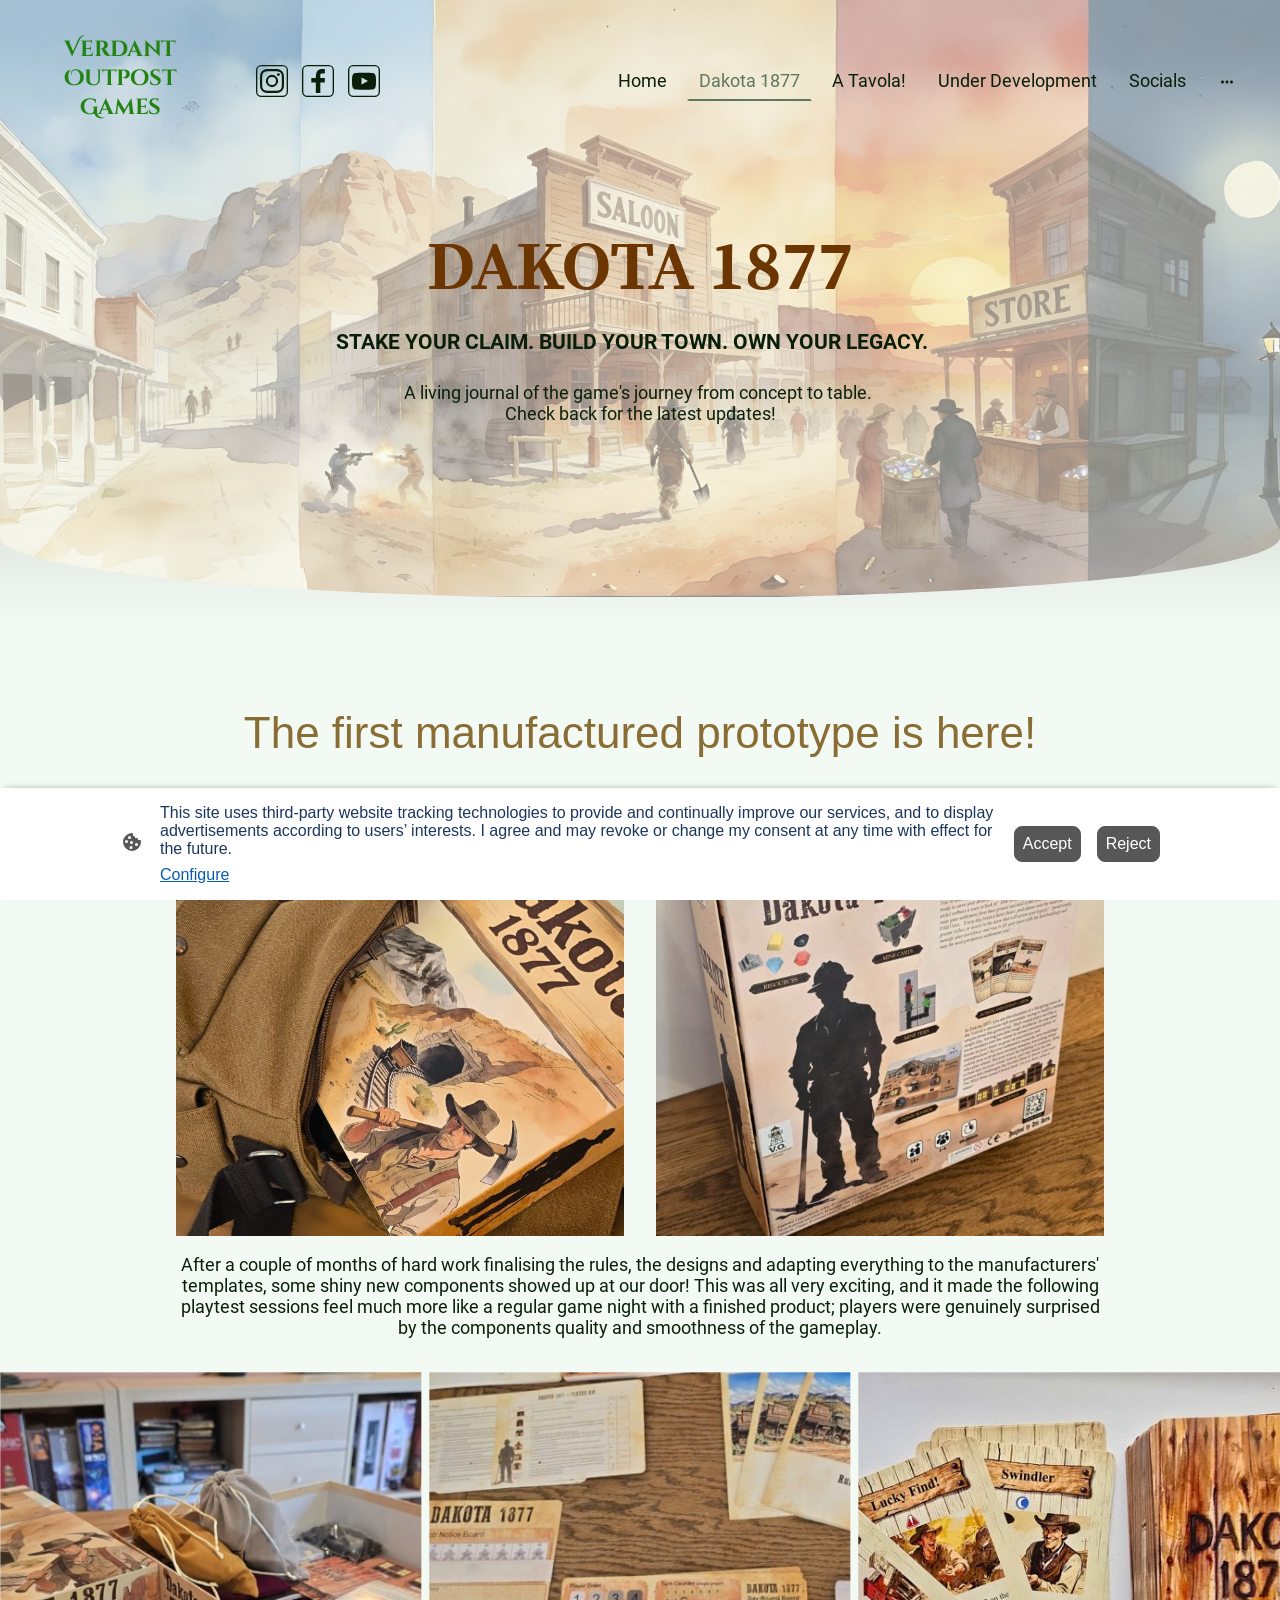
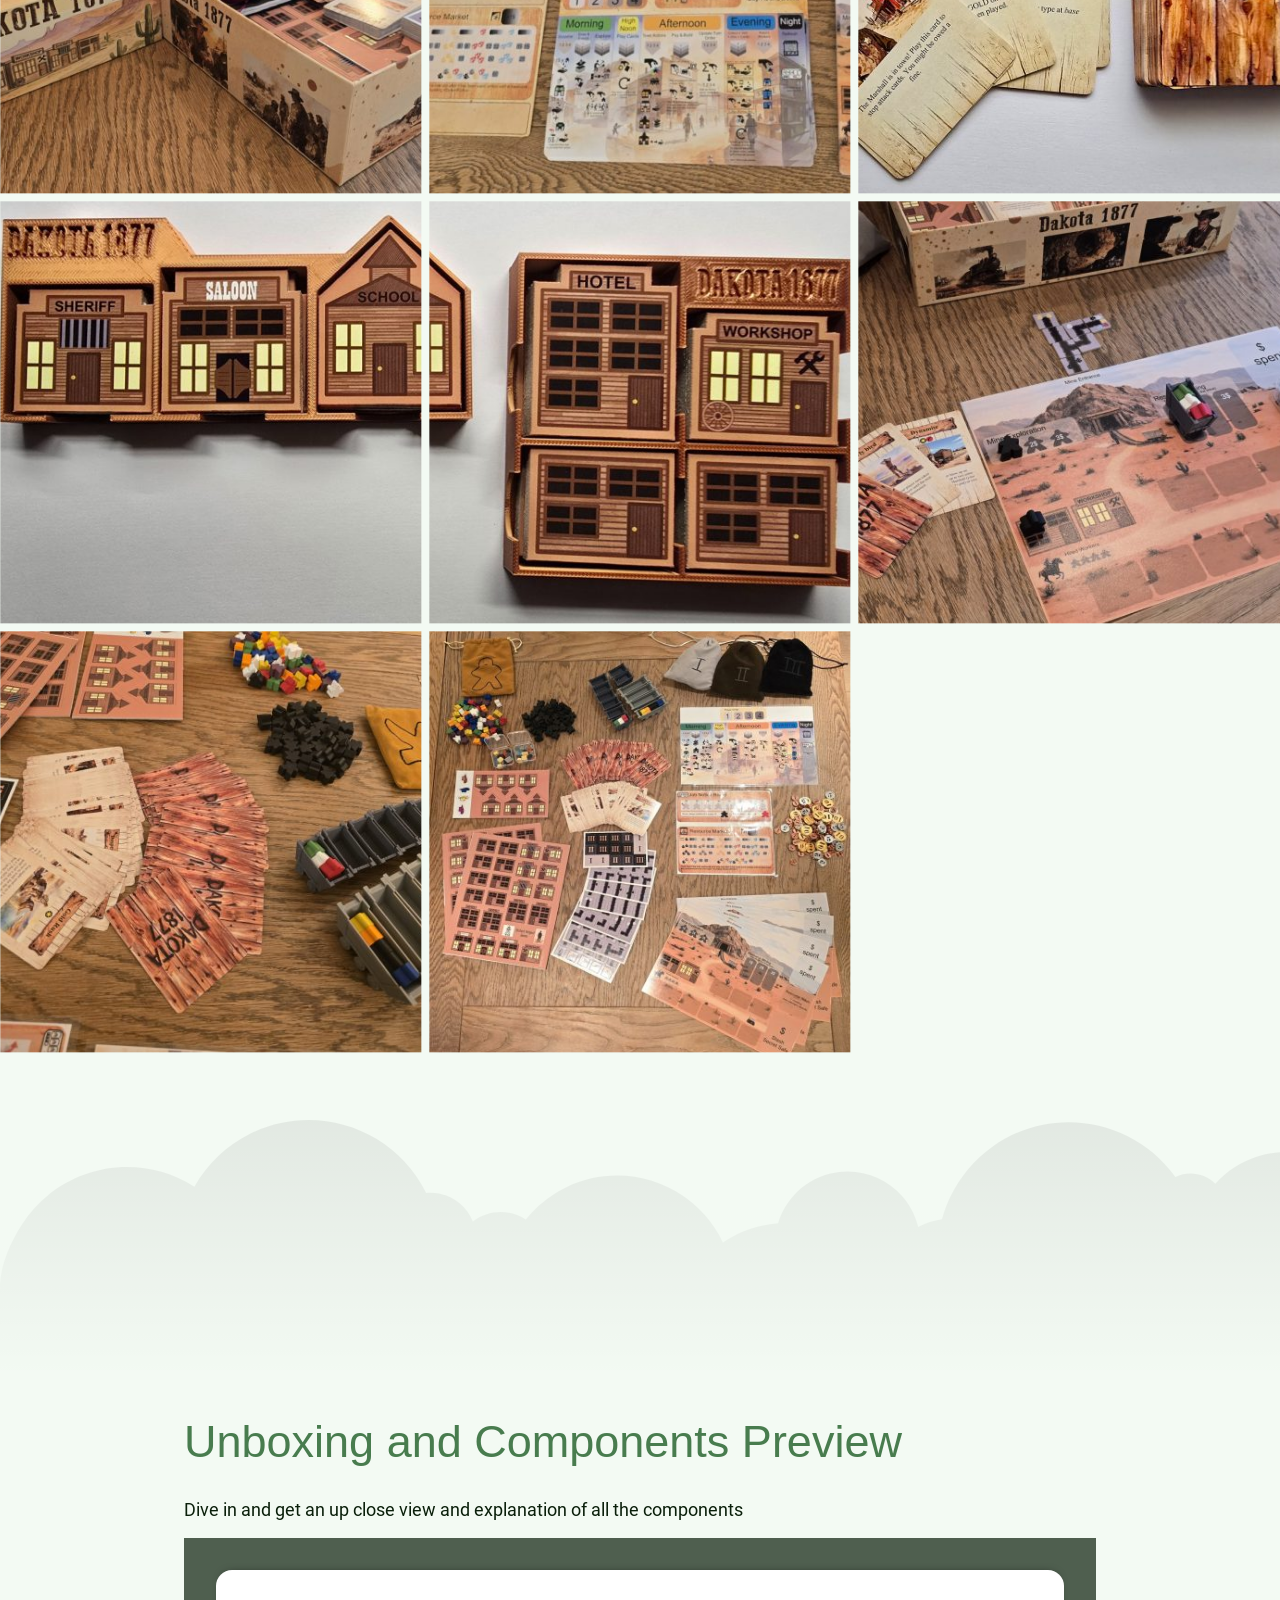
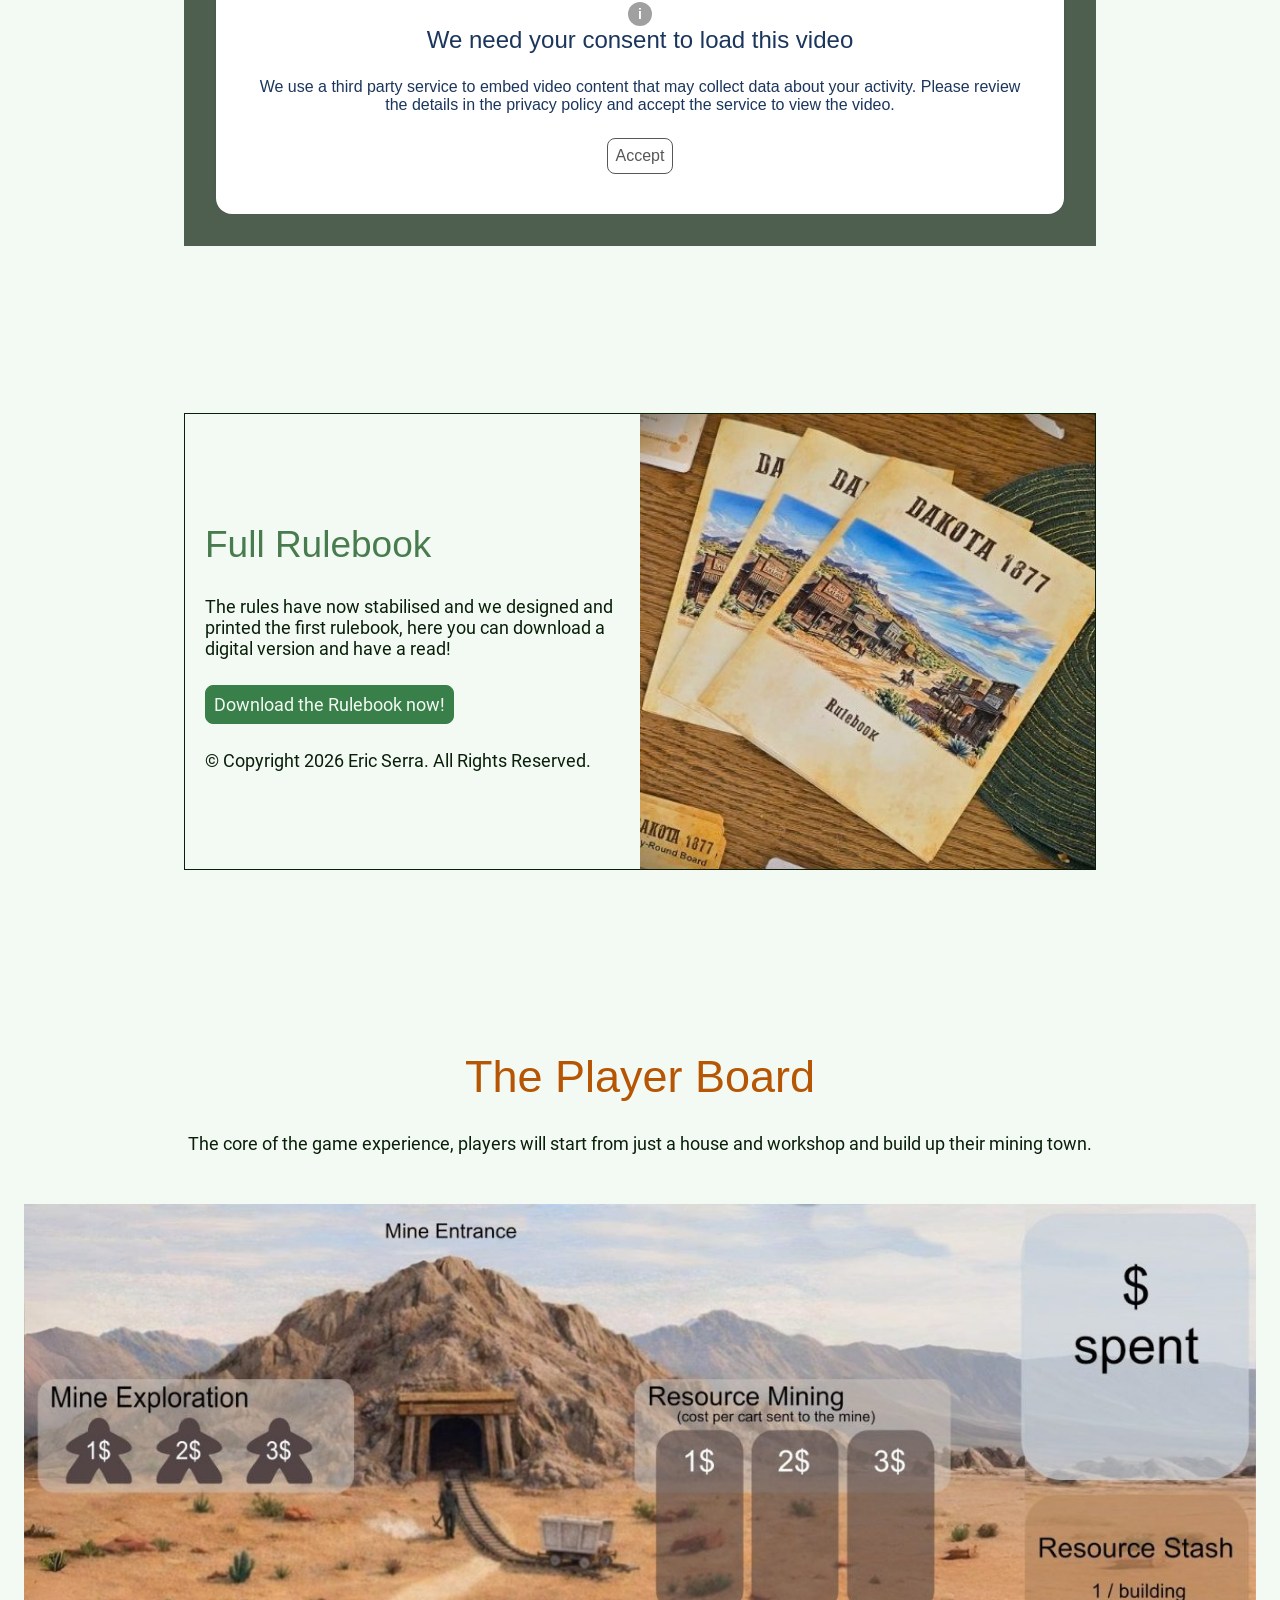
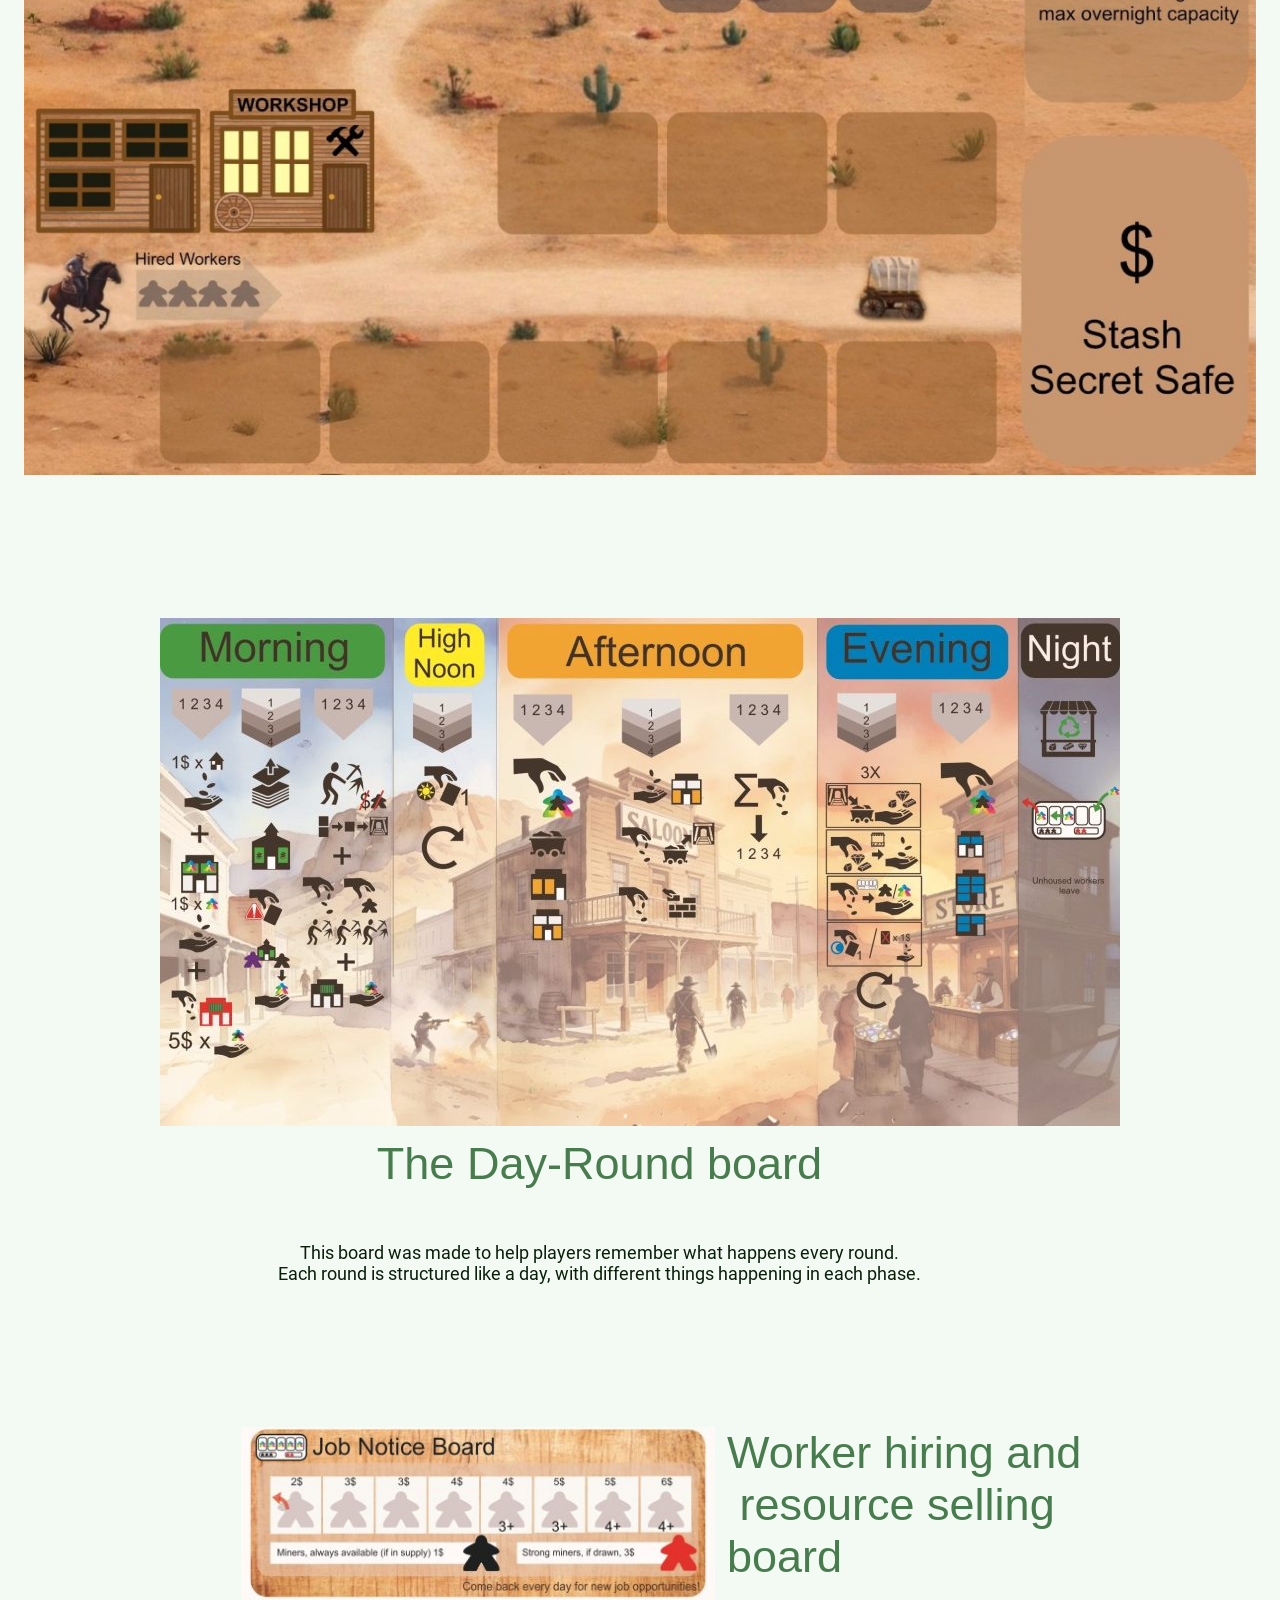
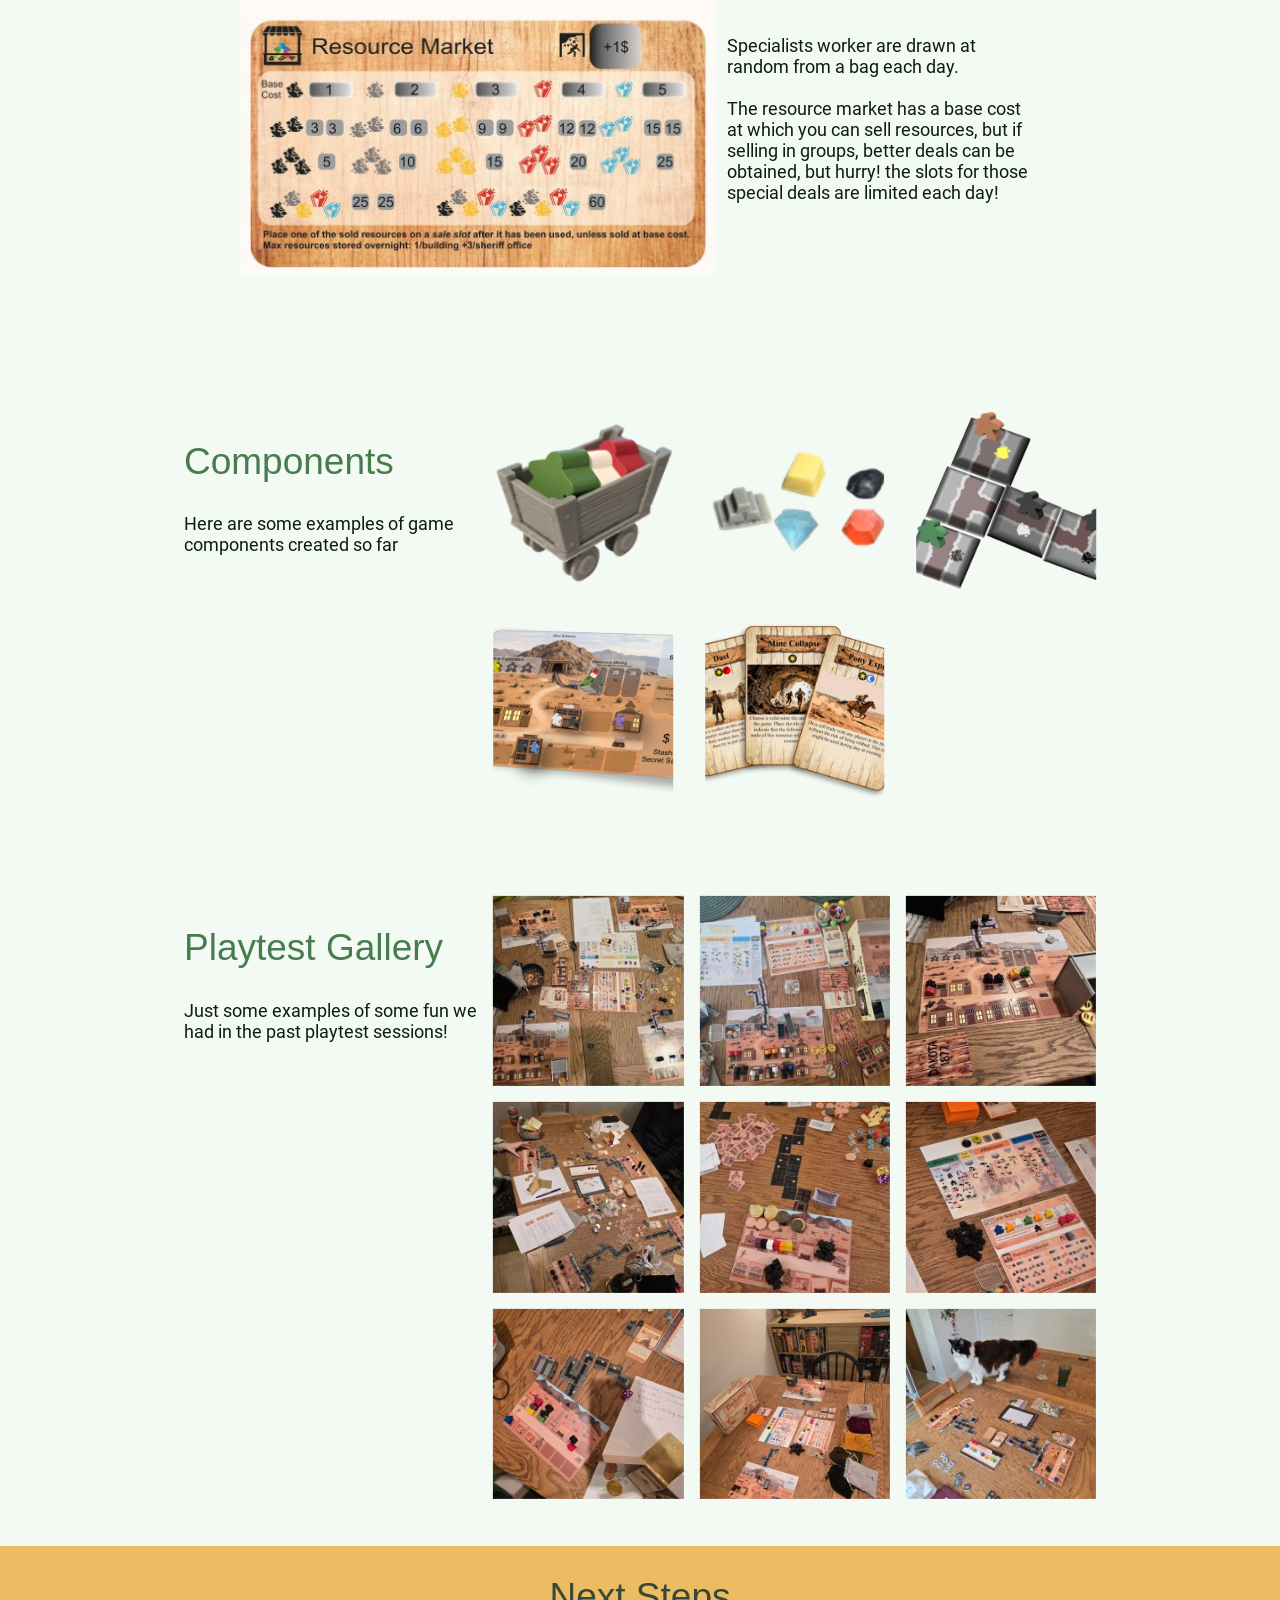
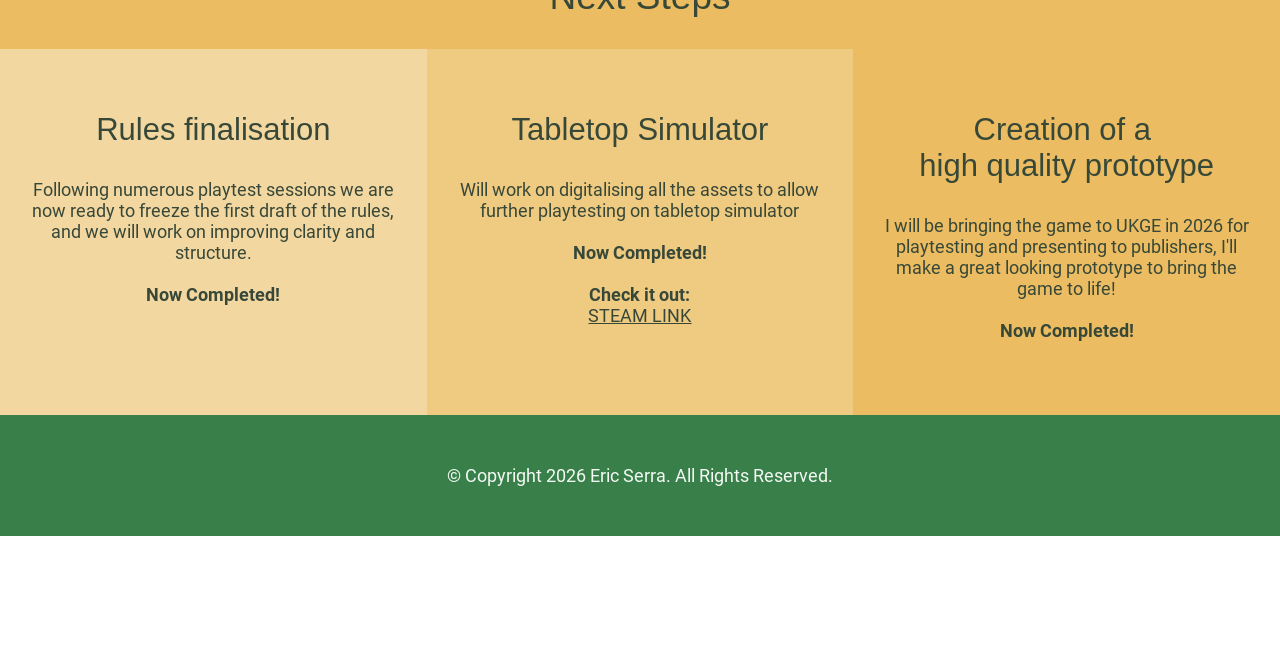
<file: dakota-1877/index.html>
<!DOCTYPE html PUBLIC "-//W3C//DTD XHTML 1.1//EN"
   "http://www.w3.org/TR/xhtml11/DTD/xhtml11.dtd">
<html lang="en-GB">
<head>
	<meta charset="UTF-8" />
	<meta name="viewport" content="width=device-width, initial-scale=1" />
	<link rel="profile" href="https://gmpg.org/xfn/11" />
	<title>Dakota 1877 Game Overview</title>
<meta name='robots' content='max-image-preview:large' />
<style id="wp-img-auto-sizes-contain-inline-css">
img:is([sizes=auto i],[sizes^="auto," i]){contain-intrinsic-size:3000px 1500px}
/*# sourceURL=wp-img-auto-sizes-contain-inline-css */
</style>
<style id="wp-emoji-styles-inline-css">

	img.wp-smiley, img.emoji {
		display: inline !important;
		border: none !important;
		box-shadow: none !important;
		height: 1em !important;
		width: 1em !important;
		margin: 0 0.07em !important;
		vertical-align: -0.1em !important;
		background: none !important;
		padding: 0 !important;
	}
/*# sourceURL=wp-emoji-styles-inline-css */
</style>
<style id="wp-block-library-inline-css">
:root{--wp-block-synced-color:#7a00df;--wp-block-synced-color--rgb:122,0,223;--wp-bound-block-color:var(--wp-block-synced-color);--wp-editor-canvas-background:#ddd;--wp-admin-theme-color:#007cba;--wp-admin-theme-color--rgb:0,124,186;--wp-admin-theme-color-darker-10:#006ba1;--wp-admin-theme-color-darker-10--rgb:0,107,160.5;--wp-admin-theme-color-darker-20:#005a87;--wp-admin-theme-color-darker-20--rgb:0,90,135;--wp-admin-border-width-focus:2px}@media (min-resolution:192dpi){:root{--wp-admin-border-width-focus:1.5px}}.wp-element-button{cursor:pointer}:root .has-very-light-gray-background-color{background-color:#eee}:root .has-very-dark-gray-background-color{background-color:#313131}:root .has-very-light-gray-color{color:#eee}:root .has-very-dark-gray-color{color:#313131}:root .has-vivid-green-cyan-to-vivid-cyan-blue-gradient-background{background:linear-gradient(135deg,#00d084,#0693e3)}:root .has-purple-crush-gradient-background{background:linear-gradient(135deg,#34e2e4,#4721fb 50%,#ab1dfe)}:root .has-hazy-dawn-gradient-background{background:linear-gradient(135deg,#faaca8,#dad0ec)}:root .has-subdued-olive-gradient-background{background:linear-gradient(135deg,#fafae1,#67a671)}:root .has-atomic-cream-gradient-background{background:linear-gradient(135deg,#fdd79a,#004a59)}:root .has-nightshade-gradient-background{background:linear-gradient(135deg,#330968,#31cdcf)}:root .has-midnight-gradient-background{background:linear-gradient(135deg,#020381,#2874fc)}:root{--wp--preset--font-size--normal:16px;--wp--preset--font-size--huge:42px}.has-regular-font-size{font-size:1em}.has-larger-font-size{font-size:2.625em}.has-normal-font-size{font-size:var(--wp--preset--font-size--normal)}.has-huge-font-size{font-size:var(--wp--preset--font-size--huge)}:root .has-text-align-center{text-align:center}:root .has-text-align-left{text-align:left}:root .has-text-align-right{text-align:right}.has-fit-text{white-space:nowrap!important}#end-resizable-editor-section{display:none}.aligncenter{clear:both}.items-justified-left{justify-content:flex-start}.items-justified-center{justify-content:center}.items-justified-right{justify-content:flex-end}.items-justified-space-between{justify-content:space-between}.screen-reader-text{word-wrap:normal!important;border:0;clip-path:inset(50%);height:1px;margin:-1px;overflow:hidden;padding:0;position:absolute;width:1px;word-break:normal!important}.screen-reader-text:focus{background-color:#ddd;clip-path:none;color:#444;display:block;font-size:1em;height:auto;left:5px;line-height:normal;padding:15px 23px 14px;text-decoration:none;top:5px;width:auto;z-index:100000}html :where(.has-border-color){border-style:solid}html :where([style^=border-color],[style*=";border-color"],[style*="; border-color"]){border-style:solid}html :where([style^=border-top-color],[style*=";border-top-color"],[style*="; border-top-color"]){border-top-style:solid}html :where([style^=border-right-color],[style*=";border-right-color"],[style*="; border-right-color"]){border-right-style:solid}html :where([style^=border-bottom-color],[style*=";border-bottom-color"],[style*="; border-bottom-color"]){border-bottom-style:solid}html :where([style^=border-left-color],[style*=";border-left-color"],[style*="; border-left-color"]){border-left-style:solid}html :where([style^=border-width],[style*=";border-width"],[style*="; border-width"]){border-style:solid}html :where([style^=border-top-width],[style*=";border-top-width"],[style*="; border-top-width"]){border-top-style:solid}html :where([style^=border-right-width],[style*=";border-right-width"],[style*="; border-right-width"]){border-right-style:solid}html :where([style^=border-bottom-width],[style*=";border-bottom-width"],[style*="; border-bottom-width"]){border-bottom-style:solid}html :where([style^=border-left-width],[style*=";border-left-width"],[style*="; border-left-width"]){border-left-style:solid}html :where(img[class*=wp-image-]){height:auto;max-width:100%}:where(figure){margin:0 0 1em}html :where(.is-position-sticky){--wp-admin--admin-bar--position-offset:var(--wp-admin--admin-bar--height,0px)}@media screen and (max-width:600px){html :where(.is-position-sticky){--wp-admin--admin-bar--position-offset:0px}}

/*# sourceURL=/wp-includes/css/dist/block-library/common.min.css */
</style>
<style id="classic-theme-styles-inline-css">
/*! This file is auto-generated */
.wp-block-button__link{color:#fff;background-color:#32373c;border-radius:9999px;box-shadow:none;text-decoration:none;padding:calc(.667em + 2px) calc(1.333em + 2px);font-size:1.125em}.wp-block-file__button{background:#32373c;color:#fff;text-decoration:none}
/*# sourceURL=/wp-includes/css/classic-themes.min.css */
</style>

<style id="global-styles-inline-css">
:root{--wp--preset--aspect-ratio--square: 1;--wp--preset--aspect-ratio--4-3: 4/3;--wp--preset--aspect-ratio--3-4: 3/4;--wp--preset--aspect-ratio--3-2: 3/2;--wp--preset--aspect-ratio--2-3: 2/3;--wp--preset--aspect-ratio--16-9: 16/9;--wp--preset--aspect-ratio--9-16: 9/16;--wp--preset--color--black: #000000;--wp--preset--color--cyan-bluish-gray: #abb8c3;--wp--preset--color--white: #ffffff;--wp--preset--color--pale-pink: #f78da7;--wp--preset--color--vivid-red: #cf2e2e;--wp--preset--color--luminous-vivid-orange: #ff6900;--wp--preset--color--luminous-vivid-amber: #fcb900;--wp--preset--color--light-green-cyan: #7bdcb5;--wp--preset--color--vivid-green-cyan: #00d084;--wp--preset--color--pale-cyan-blue: #8ed1fc;--wp--preset--color--vivid-cyan-blue: #0693e3;--wp--preset--color--vivid-purple: #9b51e0;--wp--preset--gradient--vivid-cyan-blue-to-vivid-purple: linear-gradient(135deg,rgb(6,147,227) 0%,rgb(155,81,224) 100%);--wp--preset--gradient--light-green-cyan-to-vivid-green-cyan: linear-gradient(135deg,rgb(122,220,180) 0%,rgb(0,208,130) 100%);--wp--preset--gradient--luminous-vivid-amber-to-luminous-vivid-orange: linear-gradient(135deg,rgb(252,185,0) 0%,rgb(255,105,0) 100%);--wp--preset--gradient--luminous-vivid-orange-to-vivid-red: linear-gradient(135deg,rgb(255,105,0) 0%,rgb(207,46,46) 100%);--wp--preset--gradient--very-light-gray-to-cyan-bluish-gray: linear-gradient(135deg,rgb(238,238,238) 0%,rgb(169,184,195) 100%);--wp--preset--gradient--cool-to-warm-spectrum: linear-gradient(135deg,rgb(74,234,220) 0%,rgb(151,120,209) 20%,rgb(207,42,186) 40%,rgb(238,44,130) 60%,rgb(251,105,98) 80%,rgb(254,248,76) 100%);--wp--preset--gradient--blush-light-purple: linear-gradient(135deg,rgb(255,206,236) 0%,rgb(152,150,240) 100%);--wp--preset--gradient--blush-bordeaux: linear-gradient(135deg,rgb(254,205,165) 0%,rgb(254,45,45) 50%,rgb(107,0,62) 100%);--wp--preset--gradient--luminous-dusk: linear-gradient(135deg,rgb(255,203,112) 0%,rgb(199,81,192) 50%,rgb(65,88,208) 100%);--wp--preset--gradient--pale-ocean: linear-gradient(135deg,rgb(255,245,203) 0%,rgb(182,227,212) 50%,rgb(51,167,181) 100%);--wp--preset--gradient--electric-grass: linear-gradient(135deg,rgb(202,248,128) 0%,rgb(113,206,126) 100%);--wp--preset--gradient--midnight: linear-gradient(135deg,rgb(2,3,129) 0%,rgb(40,116,252) 100%);--wp--preset--font-size--small: 13px;--wp--preset--font-size--medium: 20px;--wp--preset--font-size--large: 36px;--wp--preset--font-size--x-large: 42px;--wp--preset--spacing--20: 0.44rem;--wp--preset--spacing--30: 0.67rem;--wp--preset--spacing--40: 1rem;--wp--preset--spacing--50: 1.5rem;--wp--preset--spacing--60: 2.25rem;--wp--preset--spacing--70: 3.38rem;--wp--preset--spacing--80: 5.06rem;--wp--preset--shadow--natural: 6px 6px 9px rgba(0, 0, 0, 0.2);--wp--preset--shadow--deep: 12px 12px 50px rgba(0, 0, 0, 0.4);--wp--preset--shadow--sharp: 6px 6px 0px rgba(0, 0, 0, 0.2);--wp--preset--shadow--outlined: 6px 6px 0px -3px rgb(255, 255, 255), 6px 6px rgb(0, 0, 0);--wp--preset--shadow--crisp: 6px 6px 0px rgb(0, 0, 0);}.wp-block-button{--wp--preset--dimension--25: 25%;--wp--preset--dimension--50: 50%;--wp--preset--dimension--75: 75%;--wp--preset--dimension--100: 100%;}:where(body) { margin: 0; }:where(.is-layout-flex){gap: 0.5em;}:where(.is-layout-grid){gap: 0.5em;}body .is-layout-flex{display: flex;}.is-layout-flex{flex-wrap: wrap;align-items: center;}.is-layout-flex > :is(*, div){margin: 0;}body .is-layout-grid{display: grid;}.is-layout-grid > :is(*, div){margin: 0;}body{padding-top: 0px;padding-right: 0px;padding-bottom: 0px;padding-left: 0px;}:root :where(.wp-element-button, .wp-block-button__link){background-color: #32373c;border-width: 0;color: #fff;font-family: inherit;font-size: inherit;font-style: inherit;font-weight: inherit;letter-spacing: inherit;line-height: inherit;padding-top: calc(0.667em + 2px);padding-right: calc(1.333em + 2px);padding-bottom: calc(0.667em + 2px);padding-left: calc(1.333em + 2px);text-decoration: none;text-transform: inherit;}.has-black-color{color: var(--wp--preset--color--black) !important;}.has-cyan-bluish-gray-color{color: var(--wp--preset--color--cyan-bluish-gray) !important;}.has-white-color{color: var(--wp--preset--color--white) !important;}.has-pale-pink-color{color: var(--wp--preset--color--pale-pink) !important;}.has-vivid-red-color{color: var(--wp--preset--color--vivid-red) !important;}.has-luminous-vivid-orange-color{color: var(--wp--preset--color--luminous-vivid-orange) !important;}.has-luminous-vivid-amber-color{color: var(--wp--preset--color--luminous-vivid-amber) !important;}.has-light-green-cyan-color{color: var(--wp--preset--color--light-green-cyan) !important;}.has-vivid-green-cyan-color{color: var(--wp--preset--color--vivid-green-cyan) !important;}.has-pale-cyan-blue-color{color: var(--wp--preset--color--pale-cyan-blue) !important;}.has-vivid-cyan-blue-color{color: var(--wp--preset--color--vivid-cyan-blue) !important;}.has-vivid-purple-color{color: var(--wp--preset--color--vivid-purple) !important;}.has-black-background-color{background-color: var(--wp--preset--color--black) !important;}.has-cyan-bluish-gray-background-color{background-color: var(--wp--preset--color--cyan-bluish-gray) !important;}.has-white-background-color{background-color: var(--wp--preset--color--white) !important;}.has-pale-pink-background-color{background-color: var(--wp--preset--color--pale-pink) !important;}.has-vivid-red-background-color{background-color: var(--wp--preset--color--vivid-red) !important;}.has-luminous-vivid-orange-background-color{background-color: var(--wp--preset--color--luminous-vivid-orange) !important;}.has-luminous-vivid-amber-background-color{background-color: var(--wp--preset--color--luminous-vivid-amber) !important;}.has-light-green-cyan-background-color{background-color: var(--wp--preset--color--light-green-cyan) !important;}.has-vivid-green-cyan-background-color{background-color: var(--wp--preset--color--vivid-green-cyan) !important;}.has-pale-cyan-blue-background-color{background-color: var(--wp--preset--color--pale-cyan-blue) !important;}.has-vivid-cyan-blue-background-color{background-color: var(--wp--preset--color--vivid-cyan-blue) !important;}.has-vivid-purple-background-color{background-color: var(--wp--preset--color--vivid-purple) !important;}.has-black-border-color{border-color: var(--wp--preset--color--black) !important;}.has-cyan-bluish-gray-border-color{border-color: var(--wp--preset--color--cyan-bluish-gray) !important;}.has-white-border-color{border-color: var(--wp--preset--color--white) !important;}.has-pale-pink-border-color{border-color: var(--wp--preset--color--pale-pink) !important;}.has-vivid-red-border-color{border-color: var(--wp--preset--color--vivid-red) !important;}.has-luminous-vivid-orange-border-color{border-color: var(--wp--preset--color--luminous-vivid-orange) !important;}.has-luminous-vivid-amber-border-color{border-color: var(--wp--preset--color--luminous-vivid-amber) !important;}.has-light-green-cyan-border-color{border-color: var(--wp--preset--color--light-green-cyan) !important;}.has-vivid-green-cyan-border-color{border-color: var(--wp--preset--color--vivid-green-cyan) !important;}.has-pale-cyan-blue-border-color{border-color: var(--wp--preset--color--pale-cyan-blue) !important;}.has-vivid-cyan-blue-border-color{border-color: var(--wp--preset--color--vivid-cyan-blue) !important;}.has-vivid-purple-border-color{border-color: var(--wp--preset--color--vivid-purple) !important;}.has-vivid-cyan-blue-to-vivid-purple-gradient-background{background: var(--wp--preset--gradient--vivid-cyan-blue-to-vivid-purple) !important;}.has-light-green-cyan-to-vivid-green-cyan-gradient-background{background: var(--wp--preset--gradient--light-green-cyan-to-vivid-green-cyan) !important;}.has-luminous-vivid-amber-to-luminous-vivid-orange-gradient-background{background: var(--wp--preset--gradient--luminous-vivid-amber-to-luminous-vivid-orange) !important;}.has-luminous-vivid-orange-to-vivid-red-gradient-background{background: var(--wp--preset--gradient--luminous-vivid-orange-to-vivid-red) !important;}.has-very-light-gray-to-cyan-bluish-gray-gradient-background{background: var(--wp--preset--gradient--very-light-gray-to-cyan-bluish-gray) !important;}.has-cool-to-warm-spectrum-gradient-background{background: var(--wp--preset--gradient--cool-to-warm-spectrum) !important;}.has-blush-light-purple-gradient-background{background: var(--wp--preset--gradient--blush-light-purple) !important;}.has-blush-bordeaux-gradient-background{background: var(--wp--preset--gradient--blush-bordeaux) !important;}.has-luminous-dusk-gradient-background{background: var(--wp--preset--gradient--luminous-dusk) !important;}.has-pale-ocean-gradient-background{background: var(--wp--preset--gradient--pale-ocean) !important;}.has-electric-grass-gradient-background{background: var(--wp--preset--gradient--electric-grass) !important;}.has-midnight-gradient-background{background: var(--wp--preset--gradient--midnight) !important;}.has-small-font-size{font-size: var(--wp--preset--font-size--small) !important;}.has-medium-font-size{font-size: var(--wp--preset--font-size--medium) !important;}.has-large-font-size{font-size: var(--wp--preset--font-size--large) !important;}.has-x-large-font-size{font-size: var(--wp--preset--font-size--x-large) !important;}
/*# sourceURL=global-styles-inline-css */
</style>

<link rel='stylesheet' id='go-x-post-editor-css' href='../wp-content/plugins/go-x-post-editor/build/index-fe.css' media='all' />
<link rel='stylesheet' id='gox-style-0-css' href='../wp-content/uploads/go-x/style.css' media='all' />
<link rel="canonical" href="./" />
<link rel='shortlink' href='https://www.verdantoutpost.com/?p=294' />
				<script>
					window.goxwpDeployment=true;
				</script>
	<script type="application/ld+json">
                    {"@context":"https://schema.org","@type":"LocalBusiness","logo":"/-_-/resources/images/files/67120199-512e-4df1-809b-0810bfc0ea8a/b1674737-ef24-41eb-8ea8-cbc4cca74434?o=rs:fill:809:808:1:1/g:sm/","url":"https://verdantoutpost.com","name":"Verdant Outpost Games","sameAs":["","","","https://www.youtube.com/@verdant.outpost","https://www.facebook.com/people/Verdant-Outpost-Games/61590462296860/","","https://www.instagram.com/verdant.outpost/"],"email":"ericserra@verdantoutpost.com"}
                </script><meta name="description" content="Explore Dakota 1877, a captivating board game summary." /><link rel="shortcut icon" href="../wp-content/uploads/go-x/u/78a9d674-a477-477f-a71c-d5888ab7f608/w16,h16,rtfit,bg,el1,ex1,fico/image.ico" type="image/x-icon" /><link rel="icon" href="../wp-content/uploads/go-x/u/78a9d674-a477-477f-a71c-d5888ab7f608/w16,h16,rtfit,bg,el1,ex1,fico/image.ico" type="image/x-icon" /><link rel="apple-touch-icon" sizes="180x180" href="../wp-content/uploads/go-x/u/78a9d674-a477-477f-a71c-d5888ab7f608/w180,h180,rtfit,bgdde1e5,el1,ex1,fpng/image.png" type="image/png" /><link rel="icon" type="image/png" sizes="32x32" href="../wp-content/uploads/go-x/u/78a9d674-a477-477f-a71c-d5888ab7f608/w32,h32,rtfit,bg,el1,ex1,fpng/image.png" type="image/png" /><link rel="icon" type="image/png" sizes="192x192" href="../wp-content/uploads/go-x/u/78a9d674-a477-477f-a71c-d5888ab7f608/w192,h192,rtfit,bg,el1,ex1,fpng/image.png" type="image/png" /><link rel="icon" type="image/png" sizes="16x16" href="../wp-content/uploads/go-x/u/78a9d674-a477-477f-a71c-d5888ab7f608/w16,h16,rtfit,bg,el1,ex1,fpng/image.png" type="image/png" /><style id="wp-custom-css">
@font-face{src:url(../wp-content/themes/gox/public/fonts/Roboto-latin_latin-ext-100.eot);src:local("Roboto Thin"),local("Roboto-Thin");src:url(../wp-content/themes/gox/public/fonts/Roboto-latin_latin-ext-100.eot) format("embedded-opentype");src:url(../wp-content/themes/gox/public/fonts/Roboto-latin_latin-ext-100.woff2) format("woff2");src:url(../wp-content/themes/gox/public/fonts/Roboto-latin_latin-ext-100.woff) format("woff");src:url(../wp-content/themes/gox/public/fonts/Roboto-latin_latin-ext-100.ttf) format("truetype");src:url(../wp-content/themes/gox/public/fonts/Roboto-latin_latin-ext-100.svg) format("svg");font-family:Roboto;font-style:normal;font-weight:100;src:url(../wp-content/themes/gox/public/fonts/Roboto-latin_latin-ext-100.woff) format("woff")}@font-face{src:url(../wp-content/themes/gox/public/fonts/Roboto-latin_latin-ext-100italic.eot);src:local("Roboto ThinItalic"),local("Roboto-ThinItalic");src:url(../wp-content/themes/gox/public/fonts/Roboto-latin_latin-ext-100italic.eot) format("embedded-opentype");src:url(../wp-content/themes/gox/public/fonts/Roboto-latin_latin-ext-100italic.woff2) format("woff2");src:url(../wp-content/themes/gox/public/fonts/Roboto-latin_latin-ext-100italic.woff) format("woff");src:url(../wp-content/themes/gox/public/fonts/Roboto-latin_latin-ext-100italic.ttf) format("truetype");src:url(../wp-content/themes/gox/public/fonts/Roboto-latin_latin-ext-100italic.svg) format("svg");font-family:Roboto;font-style:italic;font-weight:100;src:url(../wp-content/themes/gox/public/fonts/Roboto-latin_latin-ext-100italic.woff) format("woff")}@font-face{src:url(../wp-content/themes/gox/public/fonts/Roboto-latin_latin-ext-200.eot);src:local("Roboto ExtraLight"),local("Roboto-ExtraLight");src:url(../wp-content/themes/gox/public/fonts/Roboto-latin_latin-ext-200.eot) format("embedded-opentype");src:url(../wp-content/themes/gox/public/fonts/Roboto-latin_latin-ext-200.woff2) format("woff2");src:url(../wp-content/themes/gox/public/fonts/Roboto-latin_latin-ext-200.woff) format("woff");src:url(../wp-content/themes/gox/public/fonts/Roboto-latin_latin-ext-200.ttf) format("truetype");src:url(../wp-content/themes/gox/public/fonts/Roboto-latin_latin-ext-200.svg) format("svg");font-family:Roboto;font-style:normal;font-weight:200;src:url(../wp-content/themes/gox/public/fonts/Roboto-latin_latin-ext-200.woff) format("woff")}@font-face{src:url(../wp-content/themes/gox/public/fonts/Roboto-latin_latin-ext-200italic.eot);src:local("Roboto ExtraLightItalic"),local("Roboto-ExtraLightItalic");src:url(../wp-content/themes/gox/public/fonts/Roboto-latin_latin-ext-200italic.eot) format("embedded-opentype");src:url(../wp-content/themes/gox/public/fonts/Roboto-latin_latin-ext-200italic.woff2) format("woff2");src:url(../wp-content/themes/gox/public/fonts/Roboto-latin_latin-ext-200italic.woff) format("woff");src:url(../wp-content/themes/gox/public/fonts/Roboto-latin_latin-ext-200italic.ttf) format("truetype");src:url(../wp-content/themes/gox/public/fonts/Roboto-latin_latin-ext-200italic.svg) format("svg");font-family:Roboto;font-style:italic;font-weight:200;src:url(../wp-content/themes/gox/public/fonts/Roboto-latin_latin-ext-200italic.woff) format("woff")}@font-face{src:url(../wp-content/themes/gox/public/fonts/Roboto-latin_latin-ext-300.eot);src:local("Roboto Light"),local("Roboto-Light");src:url(../wp-content/themes/gox/public/fonts/Roboto-latin_latin-ext-300.eot) format("embedded-opentype");src:url(../wp-content/themes/gox/public/fonts/Roboto-latin_latin-ext-300.woff2) format("woff2");src:url(../wp-content/themes/gox/public/fonts/Roboto-latin_latin-ext-300.woff) format("woff");src:url(../wp-content/themes/gox/public/fonts/Roboto-latin_latin-ext-300.ttf) format("truetype");src:url(../wp-content/themes/gox/public/fonts/Roboto-latin_latin-ext-300.svg) format("svg");font-family:Roboto;font-style:normal;font-weight:300;src:url(../wp-content/themes/gox/public/fonts/Roboto-latin_latin-ext-300.woff) format("woff")}@font-face{src:url(../wp-content/themes/gox/public/fonts/Roboto-latin_latin-ext-300italic.eot);src:local("Roboto LightItalic"),local("Roboto-LightItalic");src:url(../wp-content/themes/gox/public/fonts/Roboto-latin_latin-ext-300italic.eot) format("embedded-opentype");src:url(../wp-content/themes/gox/public/fonts/Roboto-latin_latin-ext-300italic.woff2) format("woff2");src:url(../wp-content/themes/gox/public/fonts/Roboto-latin_latin-ext-300italic.woff) format("woff");src:url(../wp-content/themes/gox/public/fonts/Roboto-latin_latin-ext-300italic.ttf) format("truetype");src:url(../wp-content/themes/gox/public/fonts/Roboto-latin_latin-ext-300italic.svg) format("svg");font-family:Roboto;font-style:italic;font-weight:300;src:url(../wp-content/themes/gox/public/fonts/Roboto-latin_latin-ext-300italic.woff) format("woff")}@font-face{src:url(../wp-content/themes/gox/public/fonts/Roboto-latin_latin-ext-regular.eot);src:local("Roboto Regular"),local("Roboto-Regular");src:url(../wp-content/themes/gox/public/fonts/Roboto-latin_latin-ext-regular.eot) format("embedded-opentype");src:url(../wp-content/themes/gox/public/fonts/Roboto-latin_latin-ext-regular.woff2) format("woff2");src:url(../wp-content/themes/gox/public/fonts/Roboto-latin_latin-ext-regular.woff) format("woff");src:url(../wp-content/themes/gox/public/fonts/Roboto-latin_latin-ext-regular.ttf) format("truetype");src:url(../wp-content/themes/gox/public/fonts/Roboto-latin_latin-ext-regular.svg) format("svg");font-family:Roboto;font-style:normal;font-weight:400;src:url(../wp-content/themes/gox/public/fonts/Roboto-latin_latin-ext-regular.woff) format("woff")}@font-face{src:url(../wp-content/themes/gox/public/fonts/Roboto-latin_latin-ext-italic.eot);src:local("Roboto Italic"),local("Roboto-Italic");src:url(../wp-content/themes/gox/public/fonts/Roboto-latin_latin-ext-italic.eot) format("embedded-opentype");src:url(../wp-content/themes/gox/public/fonts/Roboto-latin_latin-ext-italic.woff2) format("woff2");src:url(../wp-content/themes/gox/public/fonts/Roboto-latin_latin-ext-italic.woff) format("woff");src:url(../wp-content/themes/gox/public/fonts/Roboto-latin_latin-ext-italic.ttf) format("truetype");src:url(../wp-content/themes/gox/public/fonts/Roboto-latin_latin-ext-italic.svg) format("svg");font-family:Roboto;font-style:italic;font-weight:400;src:url(../wp-content/themes/gox/public/fonts/Roboto-latin_latin-ext-italic.woff) format("woff")}@font-face{src:url(../wp-content/themes/gox/public/fonts/Roboto-latin_latin-ext-500.eot);src:local("Roboto Medium"),local("Roboto-Medium");src:url(../wp-content/themes/gox/public/fonts/Roboto-latin_latin-ext-500.eot) format("embedded-opentype");src:url(../wp-content/themes/gox/public/fonts/Roboto-latin_latin-ext-500.woff2) format("woff2");src:url(../wp-content/themes/gox/public/fonts/Roboto-latin_latin-ext-500.woff) format("woff");src:url(../wp-content/themes/gox/public/fonts/Roboto-latin_latin-ext-500.ttf) format("truetype");src:url(../wp-content/themes/gox/public/fonts/Roboto-latin_latin-ext-500.svg) format("svg");font-family:Roboto;font-style:normal;font-weight:500;src:url(../wp-content/themes/gox/public/fonts/Roboto-latin_latin-ext-500.woff) format("woff")}@font-face{src:url(../wp-content/themes/gox/public/fonts/Roboto-latin_latin-ext-500italic.eot);src:local("Roboto MediumItalic"),local("Roboto-MediumItalic");src:url(../wp-content/themes/gox/public/fonts/Roboto-latin_latin-ext-500italic.eot) format("embedded-opentype");src:url(../wp-content/themes/gox/public/fonts/Roboto-latin_latin-ext-500italic.woff2) format("woff2");src:url(../wp-content/themes/gox/public/fonts/Roboto-latin_latin-ext-500italic.woff) format("woff");src:url(../wp-content/themes/gox/public/fonts/Roboto-latin_latin-ext-500italic.ttf) format("truetype");src:url(../wp-content/themes/gox/public/fonts/Roboto-latin_latin-ext-500italic.svg) format("svg");font-family:Roboto;font-style:italic;font-weight:500;src:url(../wp-content/themes/gox/public/fonts/Roboto-latin_latin-ext-500italic.woff) format("woff")}@font-face{src:url(../wp-content/themes/gox/public/fonts/Roboto-latin_latin-ext-600.eot);src:local("Roboto SemiBold"),local("Roboto-SemiBold");src:url(../wp-content/themes/gox/public/fonts/Roboto-latin_latin-ext-600.eot) format("embedded-opentype");src:url(../wp-content/themes/gox/public/fonts/Roboto-latin_latin-ext-600.woff2) format("woff2");src:url(../wp-content/themes/gox/public/fonts/Roboto-latin_latin-ext-600.woff) format("woff");src:url(../wp-content/themes/gox/public/fonts/Roboto-latin_latin-ext-600.ttf) format("truetype");src:url(../wp-content/themes/gox/public/fonts/Roboto-latin_latin-ext-600.svg) format("svg");font-family:Roboto;font-style:normal;font-weight:600;src:url(../wp-content/themes/gox/public/fonts/Roboto-latin_latin-ext-600.woff) format("woff")}@font-face{src:url(../wp-content/themes/gox/public/fonts/Roboto-latin_latin-ext-600italic.eot);src:local("Roboto SemiBoldItalic"),local("Roboto-SemiBoldItalic");src:url(../wp-content/themes/gox/public/fonts/Roboto-latin_latin-ext-600italic.eot) format("embedded-opentype");src:url(../wp-content/themes/gox/public/fonts/Roboto-latin_latin-ext-600italic.woff2) format("woff2");src:url(../wp-content/themes/gox/public/fonts/Roboto-latin_latin-ext-600italic.woff) format("woff");src:url(../wp-content/themes/gox/public/fonts/Roboto-latin_latin-ext-600italic.ttf) format("truetype");src:url(../wp-content/themes/gox/public/fonts/Roboto-latin_latin-ext-600italic.svg) format("svg");font-family:Roboto;font-style:italic;font-weight:600;src:url(../wp-content/themes/gox/public/fonts/Roboto-latin_latin-ext-600italic.woff) format("woff")}@font-face{src:url(../wp-content/themes/gox/public/fonts/Roboto-latin_latin-ext-700.eot);src:local("Roboto Bold"),local("Roboto-Bold");src:url(../wp-content/themes/gox/public/fonts/Roboto-latin_latin-ext-700.eot) format("embedded-opentype");src:url(../wp-content/themes/gox/public/fonts/Roboto-latin_latin-ext-700.woff2) format("woff2");src:url(../wp-content/themes/gox/public/fonts/Roboto-latin_latin-ext-700.woff) format("woff");src:url(../wp-content/themes/gox/public/fonts/Roboto-latin_latin-ext-700.ttf) format("truetype");src:url(../wp-content/themes/gox/public/fonts/Roboto-latin_latin-ext-700.svg) format("svg");font-family:Roboto;font-style:normal;font-weight:700;src:url(../wp-content/themes/gox/public/fonts/Roboto-latin_latin-ext-700.woff) format("woff")}@font-face{src:url(../wp-content/themes/gox/public/fonts/Roboto-latin_latin-ext-700italic.eot);src:local("Roboto BoldItalic"),local("Roboto-BoldItalic");src:url(../wp-content/themes/gox/public/fonts/Roboto-latin_latin-ext-700italic.eot) format("embedded-opentype");src:url(../wp-content/themes/gox/public/fonts/Roboto-latin_latin-ext-700italic.woff2) format("woff2");src:url(../wp-content/themes/gox/public/fonts/Roboto-latin_latin-ext-700italic.woff) format("woff");src:url(../wp-content/themes/gox/public/fonts/Roboto-latin_latin-ext-700italic.ttf) format("truetype");src:url(../wp-content/themes/gox/public/fonts/Roboto-latin_latin-ext-700italic.svg) format("svg");font-family:Roboto;font-style:italic;font-weight:700;src:url(../wp-content/themes/gox/public/fonts/Roboto-latin_latin-ext-700italic.woff) format("woff")}@font-face{src:url(../wp-content/themes/gox/public/fonts/Roboto-latin_latin-ext-800.eot);src:local("Roboto ExtraBold"),local("Roboto-ExtraBold");src:url(../wp-content/themes/gox/public/fonts/Roboto-latin_latin-ext-800.eot) format("embedded-opentype");src:url(../wp-content/themes/gox/public/fonts/Roboto-latin_latin-ext-800.woff2) format("woff2");src:url(../wp-content/themes/gox/public/fonts/Roboto-latin_latin-ext-800.woff) format("woff");src:url(../wp-content/themes/gox/public/fonts/Roboto-latin_latin-ext-800.ttf) format("truetype");src:url(../wp-content/themes/gox/public/fonts/Roboto-latin_latin-ext-800.svg) format("svg");font-family:Roboto;font-style:normal;font-weight:800;src:url(../wp-content/themes/gox/public/fonts/Roboto-latin_latin-ext-800.woff) format("woff")}@font-face{src:url(../wp-content/themes/gox/public/fonts/Roboto-latin_latin-ext-800italic.eot);src:local("Roboto ExtraBoldItalic"),local("Roboto-ExtraBoldItalic");src:url(../wp-content/themes/gox/public/fonts/Roboto-latin_latin-ext-800italic.eot) format("embedded-opentype");src:url(../wp-content/themes/gox/public/fonts/Roboto-latin_latin-ext-800italic.woff2) format("woff2");src:url(../wp-content/themes/gox/public/fonts/Roboto-latin_latin-ext-800italic.woff) format("woff");src:url(../wp-content/themes/gox/public/fonts/Roboto-latin_latin-ext-800italic.ttf) format("truetype");src:url(../wp-content/themes/gox/public/fonts/Roboto-latin_latin-ext-800italic.svg) format("svg");font-family:Roboto;font-style:italic;font-weight:800;src:url(../wp-content/themes/gox/public/fonts/Roboto-latin_latin-ext-800italic.woff) format("woff")}@font-face{src:url(../wp-content/themes/gox/public/fonts/Roboto-latin_latin-ext-900.eot);src:local("Roboto Black"),local("Roboto-Black");src:url(../wp-content/themes/gox/public/fonts/Roboto-latin_latin-ext-900.eot) format("embedded-opentype");src:url(../wp-content/themes/gox/public/fonts/Roboto-latin_latin-ext-900.woff2) format("woff2");src:url(../wp-content/themes/gox/public/fonts/Roboto-latin_latin-ext-900.woff) format("woff");src:url(../wp-content/themes/gox/public/fonts/Roboto-latin_latin-ext-900.ttf) format("truetype");src:url(../wp-content/themes/gox/public/fonts/Roboto-latin_latin-ext-900.svg) format("svg");font-family:Roboto;font-style:normal;font-weight:900;src:url(../wp-content/themes/gox/public/fonts/Roboto-latin_latin-ext-900.woff) format("woff")}@font-face{src:url(../wp-content/themes/gox/public/fonts/Roboto-latin_latin-ext-900italic.eot);src:local("Roboto BlackItalic"),local("Roboto-BlackItalic");src:url(../wp-content/themes/gox/public/fonts/Roboto-latin_latin-ext-900italic.eot) format("embedded-opentype");src:url(../wp-content/themes/gox/public/fonts/Roboto-latin_latin-ext-900italic.woff2) format("woff2");src:url(../wp-content/themes/gox/public/fonts/Roboto-latin_latin-ext-900italic.woff) format("woff");src:url(../wp-content/themes/gox/public/fonts/Roboto-latin_latin-ext-900italic.ttf) format("truetype");src:url(../wp-content/themes/gox/public/fonts/Roboto-latin_latin-ext-900italic.svg) format("svg");font-family:Roboto;font-style:italic;font-weight:900;src:url(../wp-content/themes/gox/public/fonts/Roboto-latin_latin-ext-900italic.woff) format("woff")}.accessNavigationLink{font-family:'Open Sans',sans-serif;border-radius:8px;text-align:center;padding:13px 0;color:#00f;font-size:16px;font-weight:700;width:100%;top:-50px;position:absolute;text-decoration:none;opacity:0}.accessNavigationLink:focus-visible{top:5px;outline:2px solid #00f;outline-offset:2px;box-shadow:0 0 0 2px #fff;left:6px;width:calc(100% - 6px);position:static;display:block;margin-top:5px;margin-left:6px;background-color:#fff;opacity:1}.accessNavigationList{margin:0;list-style:none;padding:0;z-index:1;position:relative}.animation-flip-top:not(.is-visible){visibility:hidden}.theming-theme-accent1-sticky{color:#fff!important}.theming-theme-accent2-sticky{color:#fff!important}.theming-theme-accent3-sticky{color:#fff!important}.theming-theme-light-sticky{color:#fff!important}.theming-theme-dark-sticky{color:#0a1f0a!important}.theming-basic-Grey-sticky{color:#fff!important}.theming-basic-Red-sticky{color:#fff!important}.theming-basic-Orange-sticky{color:#fff!important}.theming-basic-Yellow-sticky{color:#fff!important}.theming-basic-Green-sticky{color:#fff!important}.theming-basic-Cyan-sticky{color:#fff!important}.theming-basic-Blue-sticky{color:#fff!important}.theming-basic-Purple-sticky{color:#fff!important}@media (min-width:768px) and (max-width:1023.95px){.grid-row-bf753f18-df44-4892-a3ed-2a4ed1fc4efe{flex-direction:column!important}}@font-face{src:url(../wp-content/themes/gox/public/fonts/CinzelDecorative-latin_latin-ext-regular.eot);src:local("CinzelDecorative Regular"),local("CinzelDecorative-Regular");src:url(../wp-content/themes/gox/public/fonts/CinzelDecorative-latin_latin-ext-regular.eot) format("embedded-opentype");src:url(../wp-content/themes/gox/public/fonts/CinzelDecorative-latin_latin-ext-regular.woff2) format("woff2");src:url(../wp-content/themes/gox/public/fonts/CinzelDecorative-latin_latin-ext-regular.woff) format("woff");src:url(../wp-content/themes/gox/public/fonts/CinzelDecorative-latin_latin-ext-regular.ttf) format("truetype");src:url(../wp-content/themes/gox/public/fonts/CinzelDecorative-latin_latin-ext-regular.svg) format("svg");font-family:CinzelDecorative;font-style:normal;font-weight:400;src:url(../wp-content/themes/gox/public/fonts/CinzelDecorative-latin_latin-ext-regular.woff) format("woff")}@font-face{src:url(../wp-content/themes/gox/public/fonts/CinzelDecorative-latin_latin-ext-700.eot);src:local("CinzelDecorative Bold"),local("CinzelDecorative-Bold");src:url(../wp-content/themes/gox/public/fonts/CinzelDecorative-latin_latin-ext-700.eot) format("embedded-opentype");src:url(../wp-content/themes/gox/public/fonts/CinzelDecorative-latin_latin-ext-700.woff2) format("woff2");src:url(../wp-content/themes/gox/public/fonts/CinzelDecorative-latin_latin-ext-700.woff) format("woff");src:url(../wp-content/themes/gox/public/fonts/CinzelDecorative-latin_latin-ext-700.ttf) format("truetype");src:url(../wp-content/themes/gox/public/fonts/CinzelDecorative-latin_latin-ext-700.svg) format("svg");font-family:CinzelDecorative;font-style:normal;font-weight:700;src:url(../wp-content/themes/gox/public/fonts/CinzelDecorative-latin_latin-ext-700.woff) format("woff")}@font-face{src:url(../wp-content/themes/gox/public/fonts/CinzelDecorative-latin_latin-ext-900.eot);src:local("CinzelDecorative Black"),local("CinzelDecorative-Black");src:url(../wp-content/themes/gox/public/fonts/CinzelDecorative-latin_latin-ext-900.eot) format("embedded-opentype");src:url(../wp-content/themes/gox/public/fonts/CinzelDecorative-latin_latin-ext-900.woff2) format("woff2");src:url(../wp-content/themes/gox/public/fonts/CinzelDecorative-latin_latin-ext-900.woff) format("woff");src:url(../wp-content/themes/gox/public/fonts/CinzelDecorative-latin_latin-ext-900.ttf) format("truetype");src:url(../wp-content/themes/gox/public/fonts/CinzelDecorative-latin_latin-ext-900.svg) format("svg");font-family:CinzelDecorative;font-style:normal;font-weight:900;src:url(../wp-content/themes/gox/public/fonts/CinzelDecorative-latin_latin-ext-900.woff) format("woff")}.logo-5e765aec-e918-4b75-b4be-4928e28b4789 .theming-theme-accent1{color:#397f4a!important}.logo-5e765aec-e918-4b75-b4be-4928e28b4789 .theming-theme-accent2{color:#896d35!important}.logo-5e765aec-e918-4b75-b4be-4928e28b4789 .theming-theme-accent3{color:#487c4e!important}.logo-5e765aec-e918-4b75-b4be-4928e28b4789 .theming-theme-light{color:#5f775f!important}.logo-5e765aec-e918-4b75-b4be-4928e28b4789 .theming-theme-dark{color:#0a1f0a!important}.logo-5e765aec-e918-4b75-b4be-4928e28b4789 .theming-basic-Grey{color:#717171!important}.logo-5e765aec-e918-4b75-b4be-4928e28b4789 .theming-basic-Red{color:#e0110c!important}.logo-5e765aec-e918-4b75-b4be-4928e28b4789 .theming-basic-Orange{color:#b65503!important}.logo-5e765aec-e918-4b75-b4be-4928e28b4789 .theming-basic-Yellow{color:#8a6e00!important}.logo-5e765aec-e918-4b75-b4be-4928e28b4789 .theming-basic-Green{color:#228312!important}.logo-5e765aec-e918-4b75-b4be-4928e28b4789 .theming-basic-Cyan{color:#007c94!important}.logo-5e765aec-e918-4b75-b4be-4928e28b4789 .theming-basic-Blue{color:#1414c9!important}.logo-5e765aec-e918-4b75-b4be-4928e28b4789 .theming-basic-Purple{color:#941196!important}@media (min-width:0px) and (max-width:767.95px){.module-container-883905e5-196a-4209-9028-cdec4acdceca{display:none!important}}@media (min-width:768px) and (max-width:1023.95px){.module-container-883905e5-196a-4209-9028-cdec4acdceca{display:none!important}}@media (min-width:0px) and (max-width:767.95px){.module-container-1ebc2bbe-337c-4b11-a6e8-cc84129c9b44{min-height:32px!important}}@media (min-width:768px) and (max-width:1023.95px){.module-container-1ebc2bbe-337c-4b11-a6e8-cc84129c9b44{min-height:32px!important}}.downloadWarningOverlay{position:fixed;z-index:1000;left:0;top:0;width:100%;height:100%;background-color:rgba(0,0,0,.65);display:none}.downloadWarningModal{background-color:#fff;position:fixed;left:50%;top:50%;transform:translate(-50%,-50%);max-width:480px;width:calc(100% - 10px);padding:24px 36px;pointer-events:none;opacity:0;transition:all .3s ease-in-out;z-index:1001;border-radius:8px}.downladWarningBtnContainer{margin-top:24px;display:flex;justify-content:center}.downladWarningBtnContainer a:focus,.downladWarningBtnContainer button:focus{outline:2px solid #00f;outline-offset:2px;box-shadow:0 0 0 2px #fff}.downladWarningBtn{min-width:60px;cursor:pointer;display:inline-block;padding:9px 18px;font-size:14px;margin-top:8px;word-break:break-word;font-weight:400;border-radius:5px;margin:0 8px;overflow-wrap:break-word;border:none;display:flex;align-items:center;position:relative}.downladWarningBtn a[data-link-type=document]{position:absolute;display:block;left:0;top:0;width:100%;height:100%}.showElement{display:block}.hideElement{display:none}.showModal{opacity:1;pointer-events:auto}@media screen and (max-width:450px){.downladWarningBtnContainer{align-items:center;flex-direction:column-reverse}.downladWarningBtn{margin:10px;justify-content:center}}.download-warning-modal-font{font-family:Roboto;font-size:18px;font-weight:400;word-wrap:break-word;overflow-wrap:break-word}.download-warning-button-font{font-family:Roboto;font-size:18px;font-weight:400;word-wrap:break-word;overflow-wrap:break-word}@media (min-width:768px) and (max-width:1023.95px){.grid-row-948a2ef9-1b17-46cc-8b00-0af905a66ba7{order:-1!important}}@media (min-width:1024px){.grid-row-948a2ef9-1b17-46cc-8b00-0af905a66ba7{order:-1!important}}#section-content-with-grid-2b5a7b6f-03e0-42a3-919b-31d1b1254926{--section-content-with-grid-grid-template-columns:repeat(12, 69px [col-start]);--section-content-with-grid-grid-template-rows:repeat(5, minmax(40px, auto) [col-start]);--section-content-with-grid-mobile-min-height:auto}@font-face{src:url(../wp-content/themes/gox/public/fonts/SourceSerifPro-latin_latin-ext-200.eot);src:local("SourceSerifPro ExtraLight"),local("SourceSerifPro-ExtraLight");src:url(../wp-content/themes/gox/public/fonts/SourceSerifPro-latin_latin-ext-200.eot) format("embedded-opentype");src:url(../wp-content/themes/gox/public/fonts/SourceSerifPro-latin_latin-ext-200.woff2) format("woff2");src:url(../wp-content/themes/gox/public/fonts/SourceSerifPro-latin_latin-ext-200.woff) format("woff");src:url(../wp-content/themes/gox/public/fonts/SourceSerifPro-latin_latin-ext-200.ttf) format("truetype");src:url(../wp-content/themes/gox/public/fonts/SourceSerifPro-latin_latin-ext-200.svg) format("svg");font-family:SourceSerifPro;font-style:normal;font-weight:200;src:url(../wp-content/themes/gox/public/fonts/SourceSerifPro-latin_latin-ext-200.woff) format("woff")}@font-face{src:url(../wp-content/themes/gox/public/fonts/SourceSerifPro-latin_latin-ext-200italic.eot);src:local("SourceSerifPro ExtraLightItalic"),local("SourceSerifPro-ExtraLightItalic");src:url(../wp-content/themes/gox/public/fonts/SourceSerifPro-latin_latin-ext-200italic.eot) format("embedded-opentype");src:url(../wp-content/themes/gox/public/fonts/SourceSerifPro-latin_latin-ext-200italic.woff2) format("woff2");src:url(../wp-content/themes/gox/public/fonts/SourceSerifPro-latin_latin-ext-200italic.woff) format("woff");src:url(../wp-content/themes/gox/public/fonts/SourceSerifPro-latin_latin-ext-200italic.ttf) format("truetype");src:url(../wp-content/themes/gox/public/fonts/SourceSerifPro-latin_latin-ext-200italic.svg) format("svg");font-family:SourceSerifPro;font-style:italic;font-weight:200;src:url(../wp-content/themes/gox/public/fonts/SourceSerifPro-latin_latin-ext-200italic.woff) format("woff")}@font-face{src:url(../wp-content/themes/gox/public/fonts/SourceSerifPro-latin_latin-ext-300.eot);src:local("SourceSerifPro Light"),local("SourceSerifPro-Light");src:url(../wp-content/themes/gox/public/fonts/SourceSerifPro-latin_latin-ext-300.eot) format("embedded-opentype");src:url(../wp-content/themes/gox/public/fonts/SourceSerifPro-latin_latin-ext-300.woff2) format("woff2");src:url(../wp-content/themes/gox/public/fonts/SourceSerifPro-latin_latin-ext-300.woff) format("woff");src:url(../wp-content/themes/gox/public/fonts/SourceSerifPro-latin_latin-ext-300.ttf) format("truetype");src:url(../wp-content/themes/gox/public/fonts/SourceSerifPro-latin_latin-ext-300.svg) format("svg");font-family:SourceSerifPro;font-style:normal;font-weight:300;src:url(../wp-content/themes/gox/public/fonts/SourceSerifPro-latin_latin-ext-300.woff) format("woff")}@font-face{src:url(../wp-content/themes/gox/public/fonts/SourceSerifPro-latin_latin-ext-300italic.eot);src:local("SourceSerifPro LightItalic"),local("SourceSerifPro-LightItalic");src:url(../wp-content/themes/gox/public/fonts/SourceSerifPro-latin_latin-ext-300italic.eot) format("embedded-opentype");src:url(../wp-content/themes/gox/public/fonts/SourceSerifPro-latin_latin-ext-300italic.woff2) format("woff2");src:url(../wp-content/themes/gox/public/fonts/SourceSerifPro-latin_latin-ext-300italic.woff) format("woff");src:url(../wp-content/themes/gox/public/fonts/SourceSerifPro-latin_latin-ext-300italic.ttf) format("truetype");src:url(../wp-content/themes/gox/public/fonts/SourceSerifPro-latin_latin-ext-300italic.svg) format("svg");font-family:SourceSerifPro;font-style:italic;font-weight:300;src:url(../wp-content/themes/gox/public/fonts/SourceSerifPro-latin_latin-ext-300italic.woff) format("woff")}@font-face{src:url(../wp-content/themes/gox/public/fonts/SourceSerifPro-latin_latin-ext-regular.eot);src:local("SourceSerifPro Regular"),local("SourceSerifPro-Regular");src:url(../wp-content/themes/gox/public/fonts/SourceSerifPro-latin_latin-ext-regular.eot) format("embedded-opentype");src:url(../wp-content/themes/gox/public/fonts/SourceSerifPro-latin_latin-ext-regular.woff2) format("woff2");src:url(../wp-content/themes/gox/public/fonts/SourceSerifPro-latin_latin-ext-regular.woff) format("woff");src:url(../wp-content/themes/gox/public/fonts/SourceSerifPro-latin_latin-ext-regular.ttf) format("truetype");src:url(../wp-content/themes/gox/public/fonts/SourceSerifPro-latin_latin-ext-regular.svg) format("svg");font-family:SourceSerifPro;font-style:normal;font-weight:400;src:url(../wp-content/themes/gox/public/fonts/SourceSerifPro-latin_latin-ext-regular.woff) format("woff")}@font-face{src:url(../wp-content/themes/gox/public/fonts/SourceSerifPro-latin_latin-ext-600.eot);src:local("SourceSerifPro SemiBold"),local("SourceSerifPro-SemiBold");src:url(../wp-content/themes/gox/public/fonts/SourceSerifPro-latin_latin-ext-600.eot) format("embedded-opentype");src:url(../wp-content/themes/gox/public/fonts/SourceSerifPro-latin_latin-ext-600.woff2) format("woff2");src:url(../wp-content/themes/gox/public/fonts/SourceSerifPro-latin_latin-ext-600.woff) format("woff");src:url(../wp-content/themes/gox/public/fonts/SourceSerifPro-latin_latin-ext-600.ttf) format("truetype");src:url(../wp-content/themes/gox/public/fonts/SourceSerifPro-latin_latin-ext-600.svg) format("svg");font-family:SourceSerifPro;font-style:normal;font-weight:600;src:url(../wp-content/themes/gox/public/fonts/SourceSerifPro-latin_latin-ext-600.woff) format("woff")}@font-face{src:url(../wp-content/themes/gox/public/fonts/SourceSerifPro-latin_latin-ext-600italic.eot);src:local("SourceSerifPro SemiBoldItalic"),local("SourceSerifPro-SemiBoldItalic");src:url(../wp-content/themes/gox/public/fonts/SourceSerifPro-latin_latin-ext-600italic.eot) format("embedded-opentype");src:url(../wp-content/themes/gox/public/fonts/SourceSerifPro-latin_latin-ext-600italic.woff2) format("woff2");src:url(../wp-content/themes/gox/public/fonts/SourceSerifPro-latin_latin-ext-600italic.woff) format("woff");src:url(../wp-content/themes/gox/public/fonts/SourceSerifPro-latin_latin-ext-600italic.ttf) format("truetype");src:url(../wp-content/themes/gox/public/fonts/SourceSerifPro-latin_latin-ext-600italic.svg) format("svg");font-family:SourceSerifPro;font-style:italic;font-weight:600;src:url(../wp-content/themes/gox/public/fonts/SourceSerifPro-latin_latin-ext-600italic.woff) format("woff")}@font-face{src:url(../wp-content/themes/gox/public/fonts/SourceSerifPro-latin_latin-ext-700.eot);src:local("SourceSerifPro Bold"),local("SourceSerifPro-Bold");src:url(../wp-content/themes/gox/public/fonts/SourceSerifPro-latin_latin-ext-700.eot) format("embedded-opentype");src:url(../wp-content/themes/gox/public/fonts/SourceSerifPro-latin_latin-ext-700.woff2) format("woff2");src:url(../wp-content/themes/gox/public/fonts/SourceSerifPro-latin_latin-ext-700.woff) format("woff");src:url(../wp-content/themes/gox/public/fonts/SourceSerifPro-latin_latin-ext-700.ttf) format("truetype");src:url(../wp-content/themes/gox/public/fonts/SourceSerifPro-latin_latin-ext-700.svg) format("svg");font-family:SourceSerifPro;font-style:normal;font-weight:700;src:url(../wp-content/themes/gox/public/fonts/SourceSerifPro-latin_latin-ext-700.woff) format("woff")}@font-face{src:url(../wp-content/themes/gox/public/fonts/SourceSerifPro-latin_latin-ext-800.eot);src:local("SourceSerifPro ExtraBold"),local("SourceSerifPro-ExtraBold");src:url(../wp-content/themes/gox/public/fonts/SourceSerifPro-latin_latin-ext-800.eot) format("embedded-opentype");src:url(../wp-content/themes/gox/public/fonts/SourceSerifPro-latin_latin-ext-800.woff2) format("woff2");src:url(../wp-content/themes/gox/public/fonts/SourceSerifPro-latin_latin-ext-800.woff) format("woff");src:url(../wp-content/themes/gox/public/fonts/SourceSerifPro-latin_latin-ext-800.ttf) format("truetype");src:url(../wp-content/themes/gox/public/fonts/SourceSerifPro-latin_latin-ext-800.svg) format("svg");font-family:SourceSerifPro;font-style:normal;font-weight:800;src:url(../wp-content/themes/gox/public/fonts/SourceSerifPro-latin_latin-ext-800.woff) format("woff")}@font-face{src:url(../wp-content/themes/gox/public/fonts/SourceSerifPro-latin_latin-ext-800italic.eot);src:local("SourceSerifPro ExtraBoldItalic"),local("SourceSerifPro-ExtraBoldItalic");src:url(../wp-content/themes/gox/public/fonts/SourceSerifPro-latin_latin-ext-800italic.eot) format("embedded-opentype");src:url(../wp-content/themes/gox/public/fonts/SourceSerifPro-latin_latin-ext-800italic.woff2) format("woff2");src:url(../wp-content/themes/gox/public/fonts/SourceSerifPro-latin_latin-ext-800italic.woff) format("woff");src:url(../wp-content/themes/gox/public/fonts/SourceSerifPro-latin_latin-ext-800italic.ttf) format("truetype");src:url(../wp-content/themes/gox/public/fonts/SourceSerifPro-latin_latin-ext-800italic.svg) format("svg");font-family:SourceSerifPro;font-style:italic;font-weight:800;src:url(../wp-content/themes/gox/public/fonts/SourceSerifPro-latin_latin-ext-800italic.woff) format("woff")}@font-face{src:url(../wp-content/themes/gox/public/fonts/SourceSerifPro-latin_latin-ext-900.eot);src:local("SourceSerifPro Black"),local("SourceSerifPro-Black");src:url(../wp-content/themes/gox/public/fonts/SourceSerifPro-latin_latin-ext-900.eot) format("embedded-opentype");src:url(../wp-content/themes/gox/public/fonts/SourceSerifPro-latin_latin-ext-900.woff2) format("woff2");src:url(../wp-content/themes/gox/public/fonts/SourceSerifPro-latin_latin-ext-900.woff) format("woff");src:url(../wp-content/themes/gox/public/fonts/SourceSerifPro-latin_latin-ext-900.ttf) format("truetype");src:url(../wp-content/themes/gox/public/fonts/SourceSerifPro-latin_latin-ext-900.svg) format("svg");font-family:SourceSerifPro;font-style:normal;font-weight:900;src:url(../wp-content/themes/gox/public/fonts/SourceSerifPro-latin_latin-ext-900.woff) format("woff")}@font-face{src:url(../wp-content/themes/gox/public/fonts/SourceSerifPro-latin_latin-ext-900italic.eot);src:local("SourceSerifPro BlackItalic"),local("SourceSerifPro-BlackItalic");src:url(../wp-content/themes/gox/public/fonts/SourceSerifPro-latin_latin-ext-900italic.eot) format("embedded-opentype");src:url(../wp-content/themes/gox/public/fonts/SourceSerifPro-latin_latin-ext-900italic.woff2) format("woff2");src:url(../wp-content/themes/gox/public/fonts/SourceSerifPro-latin_latin-ext-900italic.woff) format("woff");src:url(../wp-content/themes/gox/public/fonts/SourceSerifPro-latin_latin-ext-900italic.ttf) format("truetype");src:url(../wp-content/themes/gox/public/fonts/SourceSerifPro-latin_latin-ext-900italic.svg) format("svg");font-family:SourceSerifPro;font-style:italic;font-weight:900;src:url(../wp-content/themes/gox/public/fonts/SourceSerifPro-latin_latin-ext-900italic.woff) format("woff")}.heading-module-c7d2bb2b-0ed6-4ad8-961d-fa9fb6445052 .theming-theme-accent1{color:#397f4a!important}.heading-module-c7d2bb2b-0ed6-4ad8-961d-fa9fb6445052 .theming-theme-accent2{color:#896d35!important}.heading-module-c7d2bb2b-0ed6-4ad8-961d-fa9fb6445052 .theming-theme-accent3{color:#487c4e!important}.heading-module-c7d2bb2b-0ed6-4ad8-961d-fa9fb6445052 .theming-theme-light{color:#5f775f!important}.heading-module-c7d2bb2b-0ed6-4ad8-961d-fa9fb6445052 .theming-theme-dark{color:#0a1f0a!important}.heading-module-c7d2bb2b-0ed6-4ad8-961d-fa9fb6445052 .theming-basic-Grey{color:#717171!important}.heading-module-c7d2bb2b-0ed6-4ad8-961d-fa9fb6445052 .theming-basic-Red{color:#e0110c!important}.heading-module-c7d2bb2b-0ed6-4ad8-961d-fa9fb6445052 .theming-basic-Orange{color:#b65503!important}.heading-module-c7d2bb2b-0ed6-4ad8-961d-fa9fb6445052 .theming-basic-Yellow{color:#8a6e00!important}.heading-module-c7d2bb2b-0ed6-4ad8-961d-fa9fb6445052 .theming-basic-Green{color:#228312!important}.heading-module-c7d2bb2b-0ed6-4ad8-961d-fa9fb6445052 .theming-basic-Cyan{color:#007c94!important}.heading-module-c7d2bb2b-0ed6-4ad8-961d-fa9fb6445052 .theming-basic-Blue{color:#1414c9!important}.heading-module-c7d2bb2b-0ed6-4ad8-961d-fa9fb6445052 .theming-basic-Purple{color:#941196!important}.text-69529f39-44cf-40c2-913d-5b05652a3dbb .theming-theme-accent1{color:#397f4a!important}.text-69529f39-44cf-40c2-913d-5b05652a3dbb .theming-theme-accent2{color:#896d35!important}.text-69529f39-44cf-40c2-913d-5b05652a3dbb .theming-theme-accent3{color:#487c4e!important}.text-69529f39-44cf-40c2-913d-5b05652a3dbb .theming-theme-light{color:#5f775f!important}.text-69529f39-44cf-40c2-913d-5b05652a3dbb .theming-theme-dark{color:#0a1f0a!important}.text-69529f39-44cf-40c2-913d-5b05652a3dbb .theming-basic-Grey{color:#717171!important}.text-69529f39-44cf-40c2-913d-5b05652a3dbb .theming-basic-Red{color:#e0110c!important}.text-69529f39-44cf-40c2-913d-5b05652a3dbb .theming-basic-Orange{color:#b65503!important}.text-69529f39-44cf-40c2-913d-5b05652a3dbb .theming-basic-Yellow{color:#8a6e00!important}.text-69529f39-44cf-40c2-913d-5b05652a3dbb .theming-basic-Green{color:#228312!important}.text-69529f39-44cf-40c2-913d-5b05652a3dbb .theming-basic-Cyan{color:#007c94!important}.text-69529f39-44cf-40c2-913d-5b05652a3dbb .theming-basic-Blue{color:#1414c9!important}.text-69529f39-44cf-40c2-913d-5b05652a3dbb .theming-basic-Purple{color:#941196!important}.text-b2437d96-43ef-46fe-9057-74fd19888558 .theming-theme-accent1{color:#397f4a!important}.text-b2437d96-43ef-46fe-9057-74fd19888558 .theming-theme-accent2{color:#896d35!important}.text-b2437d96-43ef-46fe-9057-74fd19888558 .theming-theme-accent3{color:#487c4e!important}.text-b2437d96-43ef-46fe-9057-74fd19888558 .theming-theme-light{color:#5f775f!important}.text-b2437d96-43ef-46fe-9057-74fd19888558 .theming-theme-dark{color:#0a1f0a!important}.text-b2437d96-43ef-46fe-9057-74fd19888558 .theming-basic-Grey{color:#717171!important}.text-b2437d96-43ef-46fe-9057-74fd19888558 .theming-basic-Red{color:#e0110c!important}.text-b2437d96-43ef-46fe-9057-74fd19888558 .theming-basic-Orange{color:#b65503!important}.text-b2437d96-43ef-46fe-9057-74fd19888558 .theming-basic-Yellow{color:#8a6e00!important}.text-b2437d96-43ef-46fe-9057-74fd19888558 .theming-basic-Green{color:#228312!important}.text-b2437d96-43ef-46fe-9057-74fd19888558 .theming-basic-Cyan{color:#007c94!important}.text-b2437d96-43ef-46fe-9057-74fd19888558 .theming-basic-Blue{color:#1414c9!important}.text-b2437d96-43ef-46fe-9057-74fd19888558 .theming-basic-Purple{color:#941196!important}@media (min-width:1024px){.grid-row-ba9c0f78-f84e-4a66-ac02-b82c6c628561{justify-content:center!important}}@media (min-width:1024px){.grid-column-a4e6ff76-dbd5-4c86-ad9a-835531117418{max-width:calc(960px - calc(2 * var(--theme-spacing-unit)))!important;flex-basis:80%!important}}.heading-module-931b980b-1e42-441a-999f-68f9f5e6acfe .theming-theme-accent1{color:#397f4a!important}.heading-module-931b980b-1e42-441a-999f-68f9f5e6acfe .theming-theme-accent2{color:#896d35!important}.heading-module-931b980b-1e42-441a-999f-68f9f5e6acfe .theming-theme-accent3{color:#487c4e!important}.heading-module-931b980b-1e42-441a-999f-68f9f5e6acfe .theming-theme-light{color:#5f775f!important}.heading-module-931b980b-1e42-441a-999f-68f9f5e6acfe .theming-theme-dark{color:#0a1f0a!important}.heading-module-931b980b-1e42-441a-999f-68f9f5e6acfe .theming-basic-Grey{color:#717171!important}.heading-module-931b980b-1e42-441a-999f-68f9f5e6acfe .theming-basic-Red{color:#e0110c!important}.heading-module-931b980b-1e42-441a-999f-68f9f5e6acfe .theming-basic-Orange{color:#b65503!important}.heading-module-931b980b-1e42-441a-999f-68f9f5e6acfe .theming-basic-Yellow{color:#8a6e00!important}.heading-module-931b980b-1e42-441a-999f-68f9f5e6acfe .theming-basic-Green{color:#228312!important}.heading-module-931b980b-1e42-441a-999f-68f9f5e6acfe .theming-basic-Cyan{color:#007c94!important}.heading-module-931b980b-1e42-441a-999f-68f9f5e6acfe .theming-basic-Blue{color:#1414c9!important}.heading-module-931b980b-1e42-441a-999f-68f9f5e6acfe .theming-basic-Purple{color:#941196!important}.text-26bbc38b-4f3b-48e7-8f9a-d87952d78e60 .theming-theme-accent1{color:#397f4a!important}.text-26bbc38b-4f3b-48e7-8f9a-d87952d78e60 .theming-theme-accent2{color:#896d35!important}.text-26bbc38b-4f3b-48e7-8f9a-d87952d78e60 .theming-theme-accent3{color:#487c4e!important}.text-26bbc38b-4f3b-48e7-8f9a-d87952d78e60 .theming-theme-light{color:#5f775f!important}.text-26bbc38b-4f3b-48e7-8f9a-d87952d78e60 .theming-theme-dark{color:#0a1f0a!important}.text-26bbc38b-4f3b-48e7-8f9a-d87952d78e60 .theming-basic-Grey{color:#717171!important}.text-26bbc38b-4f3b-48e7-8f9a-d87952d78e60 .theming-basic-Red{color:#e0110c!important}.text-26bbc38b-4f3b-48e7-8f9a-d87952d78e60 .theming-basic-Orange{color:#b65503!important}.text-26bbc38b-4f3b-48e7-8f9a-d87952d78e60 .theming-basic-Yellow{color:#8a6e00!important}.text-26bbc38b-4f3b-48e7-8f9a-d87952d78e60 .theming-basic-Green{color:#228312!important}.text-26bbc38b-4f3b-48e7-8f9a-d87952d78e60 .theming-basic-Cyan{color:#007c94!important}.text-26bbc38b-4f3b-48e7-8f9a-d87952d78e60 .theming-basic-Blue{color:#1414c9!important}.text-26bbc38b-4f3b-48e7-8f9a-d87952d78e60 .theming-basic-Purple{color:#941196!important}.heading-module-5cab8b50-bed1-4ca7-a61b-e9222bf3dcc0 .theming-theme-accent1{color:#397f4a!important}.heading-module-5cab8b50-bed1-4ca7-a61b-e9222bf3dcc0 .theming-theme-accent2{color:#896d35!important}.heading-module-5cab8b50-bed1-4ca7-a61b-e9222bf3dcc0 .theming-theme-accent3{color:#487c4e!important}.heading-module-5cab8b50-bed1-4ca7-a61b-e9222bf3dcc0 .theming-theme-light{color:#5f775f!important}.heading-module-5cab8b50-bed1-4ca7-a61b-e9222bf3dcc0 .theming-theme-dark{color:#0a1f0a!important}.heading-module-5cab8b50-bed1-4ca7-a61b-e9222bf3dcc0 .theming-basic-Grey{color:#717171!important}.heading-module-5cab8b50-bed1-4ca7-a61b-e9222bf3dcc0 .theming-basic-Red{color:#e0110c!important}.heading-module-5cab8b50-bed1-4ca7-a61b-e9222bf3dcc0 .theming-basic-Orange{color:#b65503!important}.heading-module-5cab8b50-bed1-4ca7-a61b-e9222bf3dcc0 .theming-basic-Yellow{color:#8a6e00!important}.heading-module-5cab8b50-bed1-4ca7-a61b-e9222bf3dcc0 .theming-basic-Green{color:#228312!important}.heading-module-5cab8b50-bed1-4ca7-a61b-e9222bf3dcc0 .theming-basic-Cyan{color:#007c94!important}.heading-module-5cab8b50-bed1-4ca7-a61b-e9222bf3dcc0 .theming-basic-Blue{color:#1414c9!important}.heading-module-5cab8b50-bed1-4ca7-a61b-e9222bf3dcc0 .theming-basic-Purple{color:#941196!important}.text-fefa9fda-5527-476d-abdd-65860f6216d3 .theming-theme-accent1{color:#397f4a!important}.text-fefa9fda-5527-476d-abdd-65860f6216d3 .theming-theme-accent2{color:#896d35!important}.text-fefa9fda-5527-476d-abdd-65860f6216d3 .theming-theme-accent3{color:#487c4e!important}.text-fefa9fda-5527-476d-abdd-65860f6216d3 .theming-theme-light{color:#5f775f!important}.text-fefa9fda-5527-476d-abdd-65860f6216d3 .theming-theme-dark{color:#0a1f0a!important}.text-fefa9fda-5527-476d-abdd-65860f6216d3 .theming-basic-Grey{color:#717171!important}.text-fefa9fda-5527-476d-abdd-65860f6216d3 .theming-basic-Red{color:#e0110c!important}.text-fefa9fda-5527-476d-abdd-65860f6216d3 .theming-basic-Orange{color:#b65503!important}.text-fefa9fda-5527-476d-abdd-65860f6216d3 .theming-basic-Yellow{color:#8a6e00!important}.text-fefa9fda-5527-476d-abdd-65860f6216d3 .theming-basic-Green{color:#228312!important}.text-fefa9fda-5527-476d-abdd-65860f6216d3 .theming-basic-Cyan{color:#007c94!important}.text-fefa9fda-5527-476d-abdd-65860f6216d3 .theming-basic-Blue{color:#1414c9!important}.text-fefa9fda-5527-476d-abdd-65860f6216d3 .theming-basic-Purple{color:#941196!important}.heading-module-28ea4ccf-a781-4923-8e34-fb879f1b6e1b .theming-theme-accent1{color:#397f4a!important}.heading-module-28ea4ccf-a781-4923-8e34-fb879f1b6e1b .theming-theme-accent2{color:#896d35!important}.heading-module-28ea4ccf-a781-4923-8e34-fb879f1b6e1b .theming-theme-accent3{color:#487c4e!important}.heading-module-28ea4ccf-a781-4923-8e34-fb879f1b6e1b .theming-theme-light{color:#5f775f!important}.heading-module-28ea4ccf-a781-4923-8e34-fb879f1b6e1b .theming-theme-dark{color:#0a1f0a!important}.heading-module-28ea4ccf-a781-4923-8e34-fb879f1b6e1b .theming-basic-Grey{color:#717171!important}.heading-module-28ea4ccf-a781-4923-8e34-fb879f1b6e1b .theming-basic-Red{color:#e0110c!important}.heading-module-28ea4ccf-a781-4923-8e34-fb879f1b6e1b .theming-basic-Orange{color:#b65503!important}.heading-module-28ea4ccf-a781-4923-8e34-fb879f1b6e1b .theming-basic-Yellow{color:#8a6e00!important}.heading-module-28ea4ccf-a781-4923-8e34-fb879f1b6e1b .theming-basic-Green{color:#228312!important}.heading-module-28ea4ccf-a781-4923-8e34-fb879f1b6e1b .theming-basic-Cyan{color:#007c94!important}.heading-module-28ea4ccf-a781-4923-8e34-fb879f1b6e1b .theming-basic-Blue{color:#1414c9!important}.heading-module-28ea4ccf-a781-4923-8e34-fb879f1b6e1b .theming-basic-Purple{color:#941196!important}.text-8d2cddc7-1c1d-4963-8f94-c547de50d0a1 .theming-theme-accent1{color:#397f4a!important}.text-8d2cddc7-1c1d-4963-8f94-c547de50d0a1 .theming-theme-accent2{color:#896d35!important}.text-8d2cddc7-1c1d-4963-8f94-c547de50d0a1 .theming-theme-accent3{color:#487c4e!important}.text-8d2cddc7-1c1d-4963-8f94-c547de50d0a1 .theming-theme-light{color:#5f775f!important}.text-8d2cddc7-1c1d-4963-8f94-c547de50d0a1 .theming-theme-dark{color:#0a1f0a!important}.text-8d2cddc7-1c1d-4963-8f94-c547de50d0a1 .theming-basic-Grey{color:#717171!important}.text-8d2cddc7-1c1d-4963-8f94-c547de50d0a1 .theming-basic-Red{color:#e0110c!important}.text-8d2cddc7-1c1d-4963-8f94-c547de50d0a1 .theming-basic-Orange{color:#b65503!important}.text-8d2cddc7-1c1d-4963-8f94-c547de50d0a1 .theming-basic-Yellow{color:#8a6e00!important}.text-8d2cddc7-1c1d-4963-8f94-c547de50d0a1 .theming-basic-Green{color:#228312!important}.text-8d2cddc7-1c1d-4963-8f94-c547de50d0a1 .theming-basic-Cyan{color:#007c94!important}.text-8d2cddc7-1c1d-4963-8f94-c547de50d0a1 .theming-basic-Blue{color:#1414c9!important}.text-8d2cddc7-1c1d-4963-8f94-c547de50d0a1 .theming-basic-Purple{color:#941196!important}.text-6cc34929-d00d-4831-9b11-b04ce48eb296 .theming-theme-accent1{color:#397f4a!important}.text-6cc34929-d00d-4831-9b11-b04ce48eb296 .theming-theme-accent2{color:#896d35!important}.text-6cc34929-d00d-4831-9b11-b04ce48eb296 .theming-theme-accent3{color:#487c4e!important}.text-6cc34929-d00d-4831-9b11-b04ce48eb296 .theming-theme-light{color:#5f775f!important}.text-6cc34929-d00d-4831-9b11-b04ce48eb296 .theming-theme-dark{color:#0a1f0a!important}.text-6cc34929-d00d-4831-9b11-b04ce48eb296 .theming-basic-Grey{color:#717171!important}.text-6cc34929-d00d-4831-9b11-b04ce48eb296 .theming-basic-Red{color:#e0110c!important}.text-6cc34929-d00d-4831-9b11-b04ce48eb296 .theming-basic-Orange{color:#b65503!important}.text-6cc34929-d00d-4831-9b11-b04ce48eb296 .theming-basic-Yellow{color:#8a6e00!important}.text-6cc34929-d00d-4831-9b11-b04ce48eb296 .theming-basic-Green{color:#228312!important}.text-6cc34929-d00d-4831-9b11-b04ce48eb296 .theming-basic-Cyan{color:#007c94!important}.text-6cc34929-d00d-4831-9b11-b04ce48eb296 .theming-basic-Blue{color:#1414c9!important}.text-6cc34929-d00d-4831-9b11-b04ce48eb296 .theming-basic-Purple{color:#941196!important}@media (min-width:1024px){.grid-column-443a1688-f472-4419-ac11-319a1d5ab4b4{max-width:calc(960px - calc(2 * var(--theme-spacing-unit)))!important;flex-basis:80%!important}}.heading-module-d63f468e-9250-4667-b854-5a29b3ed48cb .theming-theme-accent1{color:#397f4a!important}.heading-module-d63f468e-9250-4667-b854-5a29b3ed48cb .theming-theme-accent2{color:#896d35!important}.heading-module-d63f468e-9250-4667-b854-5a29b3ed48cb .theming-theme-accent3{color:#487c4e!important}.heading-module-d63f468e-9250-4667-b854-5a29b3ed48cb .theming-theme-light{color:#5f775f!important}.heading-module-d63f468e-9250-4667-b854-5a29b3ed48cb .theming-theme-dark{color:#0a1f0a!important}.heading-module-d63f468e-9250-4667-b854-5a29b3ed48cb .theming-basic-Grey{color:#717171!important}.heading-module-d63f468e-9250-4667-b854-5a29b3ed48cb .theming-basic-Red{color:#e0110c!important}.heading-module-d63f468e-9250-4667-b854-5a29b3ed48cb .theming-basic-Orange{color:#b65503!important}.heading-module-d63f468e-9250-4667-b854-5a29b3ed48cb .theming-basic-Yellow{color:#8a6e00!important}.heading-module-d63f468e-9250-4667-b854-5a29b3ed48cb .theming-basic-Green{color:#228312!important}.heading-module-d63f468e-9250-4667-b854-5a29b3ed48cb .theming-basic-Cyan{color:#007c94!important}.heading-module-d63f468e-9250-4667-b854-5a29b3ed48cb .theming-basic-Blue{color:#1414c9!important}.heading-module-d63f468e-9250-4667-b854-5a29b3ed48cb .theming-basic-Purple{color:#941196!important}.text-1779e890-f3ee-4cd5-b208-0a15c8bf01b7 .theming-theme-accent1{color:#397f4a!important}.text-1779e890-f3ee-4cd5-b208-0a15c8bf01b7 .theming-theme-accent2{color:#896d35!important}.text-1779e890-f3ee-4cd5-b208-0a15c8bf01b7 .theming-theme-accent3{color:#487c4e!important}.text-1779e890-f3ee-4cd5-b208-0a15c8bf01b7 .theming-theme-light{color:#5f775f!important}.text-1779e890-f3ee-4cd5-b208-0a15c8bf01b7 .theming-theme-dark{color:#0a1f0a!important}.text-1779e890-f3ee-4cd5-b208-0a15c8bf01b7 .theming-basic-Grey{color:#717171!important}.text-1779e890-f3ee-4cd5-b208-0a15c8bf01b7 .theming-basic-Red{color:#e0110c!important}.text-1779e890-f3ee-4cd5-b208-0a15c8bf01b7 .theming-basic-Orange{color:#b65503!important}.text-1779e890-f3ee-4cd5-b208-0a15c8bf01b7 .theming-basic-Yellow{color:#8a6e00!important}.text-1779e890-f3ee-4cd5-b208-0a15c8bf01b7 .theming-basic-Green{color:#228312!important}.text-1779e890-f3ee-4cd5-b208-0a15c8bf01b7 .theming-basic-Cyan{color:#007c94!important}.text-1779e890-f3ee-4cd5-b208-0a15c8bf01b7 .theming-basic-Blue{color:#1414c9!important}.text-1779e890-f3ee-4cd5-b208-0a15c8bf01b7 .theming-basic-Purple{color:#941196!important}#section-content-with-grid-b3b1aa9d-1add-4f65-ba7d-6b94a6957803{--section-content-with-grid-grid-template-columns:repeat(12, 69px [col-start]);--section-content-with-grid-grid-template-rows:repeat(13, minmax(40px, auto) [col-start]);--section-content-with-grid-mobile-min-height:auto}.heading-module-ecc48c5f-42aa-4030-ad89-927d39be7038 .theming-theme-accent1{color:#397f4a!important}.heading-module-ecc48c5f-42aa-4030-ad89-927d39be7038 .theming-theme-accent2{color:#896d35!important}.heading-module-ecc48c5f-42aa-4030-ad89-927d39be7038 .theming-theme-accent3{color:#487c4e!important}.heading-module-ecc48c5f-42aa-4030-ad89-927d39be7038 .theming-theme-light{color:#5f775f!important}.heading-module-ecc48c5f-42aa-4030-ad89-927d39be7038 .theming-theme-dark{color:#0a1f0a!important}.heading-module-ecc48c5f-42aa-4030-ad89-927d39be7038 .theming-basic-Grey{color:#717171!important}.heading-module-ecc48c5f-42aa-4030-ad89-927d39be7038 .theming-basic-Red{color:#e0110c!important}.heading-module-ecc48c5f-42aa-4030-ad89-927d39be7038 .theming-basic-Orange{color:#b65503!important}.heading-module-ecc48c5f-42aa-4030-ad89-927d39be7038 .theming-basic-Yellow{color:#8a6e00!important}.heading-module-ecc48c5f-42aa-4030-ad89-927d39be7038 .theming-basic-Green{color:#228312!important}.heading-module-ecc48c5f-42aa-4030-ad89-927d39be7038 .theming-basic-Cyan{color:#007c94!important}.heading-module-ecc48c5f-42aa-4030-ad89-927d39be7038 .theming-basic-Blue{color:#1414c9!important}.heading-module-ecc48c5f-42aa-4030-ad89-927d39be7038 .theming-basic-Purple{color:#941196!important}.text-70c04f9d-6ebc-48a2-b105-5fb77b891ca2 .theming-theme-accent1{color:#397f4a!important}.text-70c04f9d-6ebc-48a2-b105-5fb77b891ca2 .theming-theme-accent2{color:#896d35!important}.text-70c04f9d-6ebc-48a2-b105-5fb77b891ca2 .theming-theme-accent3{color:#487c4e!important}.text-70c04f9d-6ebc-48a2-b105-5fb77b891ca2 .theming-theme-light{color:#5f775f!important}.text-70c04f9d-6ebc-48a2-b105-5fb77b891ca2 .theming-theme-dark{color:#0a1f0a!important}.text-70c04f9d-6ebc-48a2-b105-5fb77b891ca2 .theming-basic-Grey{color:#717171!important}.text-70c04f9d-6ebc-48a2-b105-5fb77b891ca2 .theming-basic-Red{color:#e0110c!important}.text-70c04f9d-6ebc-48a2-b105-5fb77b891ca2 .theming-basic-Orange{color:#b65503!important}.text-70c04f9d-6ebc-48a2-b105-5fb77b891ca2 .theming-basic-Yellow{color:#8a6e00!important}.text-70c04f9d-6ebc-48a2-b105-5fb77b891ca2 .theming-basic-Green{color:#228312!important}.text-70c04f9d-6ebc-48a2-b105-5fb77b891ca2 .theming-basic-Cyan{color:#007c94!important}.text-70c04f9d-6ebc-48a2-b105-5fb77b891ca2 .theming-basic-Blue{color:#1414c9!important}.text-70c04f9d-6ebc-48a2-b105-5fb77b891ca2 .theming-basic-Purple{color:#941196!important}#section-content-with-grid-4e9f033a-553a-40e4-9a43-601683355e4c{--section-content-with-grid-grid-template-columns:repeat(12, 69px [col-start]);--section-content-with-grid-grid-template-rows:repeat(9, minmax(40px, auto) [col-start]);--section-content-with-grid-mobile-min-height:auto}.heading-module-8fbcf946-b3ed-44f5-b006-12cd3901e0e3 .theming-theme-accent1{color:#397f4a!important}.heading-module-8fbcf946-b3ed-44f5-b006-12cd3901e0e3 .theming-theme-accent2{color:#896d35!important}.heading-module-8fbcf946-b3ed-44f5-b006-12cd3901e0e3 .theming-theme-accent3{color:#487c4e!important}.heading-module-8fbcf946-b3ed-44f5-b006-12cd3901e0e3 .theming-theme-light{color:#5f775f!important}.heading-module-8fbcf946-b3ed-44f5-b006-12cd3901e0e3 .theming-theme-dark{color:#0a1f0a!important}.heading-module-8fbcf946-b3ed-44f5-b006-12cd3901e0e3 .theming-basic-Grey{color:#717171!important}.heading-module-8fbcf946-b3ed-44f5-b006-12cd3901e0e3 .theming-basic-Red{color:#e0110c!important}.heading-module-8fbcf946-b3ed-44f5-b006-12cd3901e0e3 .theming-basic-Orange{color:#b65503!important}.heading-module-8fbcf946-b3ed-44f5-b006-12cd3901e0e3 .theming-basic-Yellow{color:#8a6e00!important}.heading-module-8fbcf946-b3ed-44f5-b006-12cd3901e0e3 .theming-basic-Green{color:#228312!important}.heading-module-8fbcf946-b3ed-44f5-b006-12cd3901e0e3 .theming-basic-Cyan{color:#007c94!important}.heading-module-8fbcf946-b3ed-44f5-b006-12cd3901e0e3 .theming-basic-Blue{color:#1414c9!important}.heading-module-8fbcf946-b3ed-44f5-b006-12cd3901e0e3 .theming-basic-Purple{color:#941196!important}.text-3c8f7bfc-a35f-4492-8172-87a687f1b51c .theming-theme-accent1{color:#397f4a!important}.text-3c8f7bfc-a35f-4492-8172-87a687f1b51c .theming-theme-accent2{color:#896d35!important}.text-3c8f7bfc-a35f-4492-8172-87a687f1b51c .theming-theme-accent3{color:#487c4e!important}.text-3c8f7bfc-a35f-4492-8172-87a687f1b51c .theming-theme-light{color:#5f775f!important}.text-3c8f7bfc-a35f-4492-8172-87a687f1b51c .theming-theme-dark{color:#0a1f0a!important}.text-3c8f7bfc-a35f-4492-8172-87a687f1b51c .theming-basic-Grey{color:#717171!important}.text-3c8f7bfc-a35f-4492-8172-87a687f1b51c .theming-basic-Red{color:#e0110c!important}.text-3c8f7bfc-a35f-4492-8172-87a687f1b51c .theming-basic-Orange{color:#b65503!important}.text-3c8f7bfc-a35f-4492-8172-87a687f1b51c .theming-basic-Yellow{color:#8a6e00!important}.text-3c8f7bfc-a35f-4492-8172-87a687f1b51c .theming-basic-Green{color:#228312!important}.text-3c8f7bfc-a35f-4492-8172-87a687f1b51c .theming-basic-Cyan{color:#007c94!important}.text-3c8f7bfc-a35f-4492-8172-87a687f1b51c .theming-basic-Blue{color:#1414c9!important}.text-3c8f7bfc-a35f-4492-8172-87a687f1b51c .theming-basic-Purple{color:#941196!important}.heading-module-5d2c76c2-3408-47f5-bfc2-de9642923b0a .theming-theme-accent1{color:#397f4a!important}.heading-module-5d2c76c2-3408-47f5-bfc2-de9642923b0a .theming-theme-accent2{color:#896d35!important}.heading-module-5d2c76c2-3408-47f5-bfc2-de9642923b0a .theming-theme-accent3{color:#487c4e!important}.heading-module-5d2c76c2-3408-47f5-bfc2-de9642923b0a .theming-theme-light{color:#5f775f!important}.heading-module-5d2c76c2-3408-47f5-bfc2-de9642923b0a .theming-theme-dark{color:#0a1f0a!important}.heading-module-5d2c76c2-3408-47f5-bfc2-de9642923b0a .theming-basic-Grey{color:#717171!important}.heading-module-5d2c76c2-3408-47f5-bfc2-de9642923b0a .theming-basic-Red{color:#e0110c!important}.heading-module-5d2c76c2-3408-47f5-bfc2-de9642923b0a .theming-basic-Orange{color:#b65503!important}.heading-module-5d2c76c2-3408-47f5-bfc2-de9642923b0a .theming-basic-Yellow{color:#8a6e00!important}.heading-module-5d2c76c2-3408-47f5-bfc2-de9642923b0a .theming-basic-Green{color:#228312!important}.heading-module-5d2c76c2-3408-47f5-bfc2-de9642923b0a .theming-basic-Cyan{color:#007c94!important}.heading-module-5d2c76c2-3408-47f5-bfc2-de9642923b0a .theming-basic-Blue{color:#1414c9!important}.heading-module-5d2c76c2-3408-47f5-bfc2-de9642923b0a .theming-basic-Purple{color:#941196!important}.text-2e5ea33d-9abd-4406-81e8-afbe852374d0 .theming-theme-accent1{color:#397f4a!important}.text-2e5ea33d-9abd-4406-81e8-afbe852374d0 .theming-theme-accent2{color:#896d35!important}.text-2e5ea33d-9abd-4406-81e8-afbe852374d0 .theming-theme-accent3{color:#487c4e!important}.text-2e5ea33d-9abd-4406-81e8-afbe852374d0 .theming-theme-light{color:#5f775f!important}.text-2e5ea33d-9abd-4406-81e8-afbe852374d0 .theming-theme-dark{color:#0a1f0a!important}.text-2e5ea33d-9abd-4406-81e8-afbe852374d0 .theming-basic-Grey{color:#717171!important}.text-2e5ea33d-9abd-4406-81e8-afbe852374d0 .theming-basic-Red{color:#e0110c!important}.text-2e5ea33d-9abd-4406-81e8-afbe852374d0 .theming-basic-Orange{color:#b65503!important}.text-2e5ea33d-9abd-4406-81e8-afbe852374d0 .theming-basic-Yellow{color:#8a6e00!important}.text-2e5ea33d-9abd-4406-81e8-afbe852374d0 .theming-basic-Green{color:#228312!important}.text-2e5ea33d-9abd-4406-81e8-afbe852374d0 .theming-basic-Cyan{color:#007c94!important}.text-2e5ea33d-9abd-4406-81e8-afbe852374d0 .theming-basic-Blue{color:#1414c9!important}.text-2e5ea33d-9abd-4406-81e8-afbe852374d0 .theming-basic-Purple{color:#941196!important}.heading-module-2f7ed53b-028e-40a4-a707-47d99b19bc85 .theming-theme-accent1{color:#397f4a!important}.heading-module-2f7ed53b-028e-40a4-a707-47d99b19bc85 .theming-theme-accent2{color:#896d35!important}.heading-module-2f7ed53b-028e-40a4-a707-47d99b19bc85 .theming-theme-accent3{color:#487c4e!important}.heading-module-2f7ed53b-028e-40a4-a707-47d99b19bc85 .theming-theme-light{color:#5f775f!important}.heading-module-2f7ed53b-028e-40a4-a707-47d99b19bc85 .theming-theme-dark{color:#0a1f0a!important}.heading-module-2f7ed53b-028e-40a4-a707-47d99b19bc85 .theming-basic-Grey{color:#717171!important}.heading-module-2f7ed53b-028e-40a4-a707-47d99b19bc85 .theming-basic-Red{color:#e0110c!important}.heading-module-2f7ed53b-028e-40a4-a707-47d99b19bc85 .theming-basic-Orange{color:#b65503!important}.heading-module-2f7ed53b-028e-40a4-a707-47d99b19bc85 .theming-basic-Yellow{color:#8a6e00!important}.heading-module-2f7ed53b-028e-40a4-a707-47d99b19bc85 .theming-basic-Green{color:#228312!important}.heading-module-2f7ed53b-028e-40a4-a707-47d99b19bc85 .theming-basic-Cyan{color:#007c94!important}.heading-module-2f7ed53b-028e-40a4-a707-47d99b19bc85 .theming-basic-Blue{color:#1414c9!important}.heading-module-2f7ed53b-028e-40a4-a707-47d99b19bc85 .theming-basic-Purple{color:#941196!important}.heading-module-a3583e97-9df1-4108-988d-be1331c5e17f .theming-theme-accent1{color:#397f4a!important}.heading-module-a3583e97-9df1-4108-988d-be1331c5e17f .theming-theme-accent2{color:#896d35!important}.heading-module-a3583e97-9df1-4108-988d-be1331c5e17f .theming-theme-accent3{color:#487c4e!important}.heading-module-a3583e97-9df1-4108-988d-be1331c5e17f .theming-theme-light{color:#5f775f!important}.heading-module-a3583e97-9df1-4108-988d-be1331c5e17f .theming-theme-dark{color:#0a1f0a!important}.heading-module-a3583e97-9df1-4108-988d-be1331c5e17f .theming-basic-Grey{color:#717171!important}.heading-module-a3583e97-9df1-4108-988d-be1331c5e17f .theming-basic-Red{color:#e0110c!important}.heading-module-a3583e97-9df1-4108-988d-be1331c5e17f .theming-basic-Orange{color:#b65503!important}.heading-module-a3583e97-9df1-4108-988d-be1331c5e17f .theming-basic-Yellow{color:#8a6e00!important}.heading-module-a3583e97-9df1-4108-988d-be1331c5e17f .theming-basic-Green{color:#228312!important}.heading-module-a3583e97-9df1-4108-988d-be1331c5e17f .theming-basic-Cyan{color:#007c94!important}.heading-module-a3583e97-9df1-4108-988d-be1331c5e17f .theming-basic-Blue{color:#1414c9!important}.heading-module-a3583e97-9df1-4108-988d-be1331c5e17f .theming-basic-Purple{color:#941196!important}.text-5852ed67-cc6a-469b-bdb9-52ae995ef56e .theming-theme-accent1{color:#397f4a!important}.text-5852ed67-cc6a-469b-bdb9-52ae995ef56e .theming-theme-accent2{color:#896d35!important}.text-5852ed67-cc6a-469b-bdb9-52ae995ef56e .theming-theme-accent3{color:#487c4e!important}.text-5852ed67-cc6a-469b-bdb9-52ae995ef56e .theming-theme-light{color:#5f775f!important}.text-5852ed67-cc6a-469b-bdb9-52ae995ef56e .theming-theme-dark{color:#0a1f0a!important}.text-5852ed67-cc6a-469b-bdb9-52ae995ef56e .theming-basic-Grey{color:#717171!important}.text-5852ed67-cc6a-469b-bdb9-52ae995ef56e .theming-basic-Red{color:#e0110c!important}.text-5852ed67-cc6a-469b-bdb9-52ae995ef56e .theming-basic-Orange{color:#b65503!important}.text-5852ed67-cc6a-469b-bdb9-52ae995ef56e .theming-basic-Yellow{color:#8a6e00!important}.text-5852ed67-cc6a-469b-bdb9-52ae995ef56e .theming-basic-Green{color:#228312!important}.text-5852ed67-cc6a-469b-bdb9-52ae995ef56e .theming-basic-Cyan{color:#007c94!important}.text-5852ed67-cc6a-469b-bdb9-52ae995ef56e .theming-basic-Blue{color:#1414c9!important}.text-5852ed67-cc6a-469b-bdb9-52ae995ef56e .theming-basic-Purple{color:#941196!important}.heading-module-974378f6-5626-478c-8208-97061fe3500e .theming-theme-accent1{color:#204d2b!important}.heading-module-974378f6-5626-478c-8208-97061fe3500e .theming-theme-accent2{color:#53411d!important}.heading-module-974378f6-5626-478c-8208-97061fe3500e .theming-theme-accent3{color:#2a4b2d!important}.heading-module-974378f6-5626-478c-8208-97061fe3500e .theming-theme-light{color:#384838!important}.heading-module-974378f6-5626-478c-8208-97061fe3500e .theming-theme-dark{color:#0a1f0a!important}.heading-module-974378f6-5626-478c-8208-97061fe3500e .theming-basic-Grey{color:#444!important}.heading-module-974378f6-5626-478c-8208-97061fe3500e .theming-basic-Red{color:#8c0704!important}.heading-module-974378f6-5626-478c-8208-97061fe3500e .theming-basic-Orange{color:#703201!important}.heading-module-974378f6-5626-478c-8208-97061fe3500e .theming-basic-Yellow{color:#544200!important}.heading-module-974378f6-5626-478c-8208-97061fe3500e .theming-basic-Green{color:#114f07!important}.heading-module-974378f6-5626-478c-8208-97061fe3500e .theming-basic-Cyan{color:#004b5a!important}.heading-module-974378f6-5626-478c-8208-97061fe3500e .theming-basic-Blue{color:#1414c9!important}.heading-module-974378f6-5626-478c-8208-97061fe3500e .theming-basic-Purple{color:#790c7b!important}.text-3c176ae1-e152-40d3-abea-e0b1809b235d .theming-theme-accent1{color:#204d2b!important}.text-3c176ae1-e152-40d3-abea-e0b1809b235d .theming-theme-accent2{color:#53411d!important}.text-3c176ae1-e152-40d3-abea-e0b1809b235d .theming-theme-accent3{color:#2a4b2d!important}.text-3c176ae1-e152-40d3-abea-e0b1809b235d .theming-theme-light{color:#384838!important}.text-3c176ae1-e152-40d3-abea-e0b1809b235d .theming-theme-dark{color:#0a1f0a!important}.text-3c176ae1-e152-40d3-abea-e0b1809b235d .theming-basic-Grey{color:#444!important}.text-3c176ae1-e152-40d3-abea-e0b1809b235d .theming-basic-Red{color:#8c0704!important}.text-3c176ae1-e152-40d3-abea-e0b1809b235d .theming-basic-Orange{color:#703201!important}.text-3c176ae1-e152-40d3-abea-e0b1809b235d .theming-basic-Yellow{color:#544200!important}.text-3c176ae1-e152-40d3-abea-e0b1809b235d .theming-basic-Green{color:#114f07!important}.text-3c176ae1-e152-40d3-abea-e0b1809b235d .theming-basic-Cyan{color:#004b5a!important}.text-3c176ae1-e152-40d3-abea-e0b1809b235d .theming-basic-Blue{color:#1414c9!important}.text-3c176ae1-e152-40d3-abea-e0b1809b235d .theming-basic-Purple{color:#790c7b!important}.heading-module-68652ce0-83a9-44d8-983a-99808a52823a .theming-theme-accent1{color:#204d2b!important}.heading-module-68652ce0-83a9-44d8-983a-99808a52823a .theming-theme-accent2{color:#53411d!important}.heading-module-68652ce0-83a9-44d8-983a-99808a52823a .theming-theme-accent3{color:#2a4b2d!important}.heading-module-68652ce0-83a9-44d8-983a-99808a52823a .theming-theme-light{color:#384838!important}.heading-module-68652ce0-83a9-44d8-983a-99808a52823a .theming-theme-dark{color:#0a1f0a!important}.heading-module-68652ce0-83a9-44d8-983a-99808a52823a .theming-basic-Grey{color:#444!important}.heading-module-68652ce0-83a9-44d8-983a-99808a52823a .theming-basic-Red{color:#8c0704!important}.heading-module-68652ce0-83a9-44d8-983a-99808a52823a .theming-basic-Orange{color:#703201!important}.heading-module-68652ce0-83a9-44d8-983a-99808a52823a .theming-basic-Yellow{color:#544200!important}.heading-module-68652ce0-83a9-44d8-983a-99808a52823a .theming-basic-Green{color:#114f07!important}.heading-module-68652ce0-83a9-44d8-983a-99808a52823a .theming-basic-Cyan{color:#004b5a!important}.heading-module-68652ce0-83a9-44d8-983a-99808a52823a .theming-basic-Blue{color:#1414c9!important}.heading-module-68652ce0-83a9-44d8-983a-99808a52823a .theming-basic-Purple{color:#790c7b!important}.text-3b085f93-a6c9-4874-a2d4-0ae73d7052ac .theming-theme-accent1{color:#204d2b!important}.text-3b085f93-a6c9-4874-a2d4-0ae73d7052ac .theming-theme-accent2{color:#53411d!important}.text-3b085f93-a6c9-4874-a2d4-0ae73d7052ac .theming-theme-accent3{color:#2a4b2d!important}.text-3b085f93-a6c9-4874-a2d4-0ae73d7052ac .theming-theme-light{color:#384838!important}.text-3b085f93-a6c9-4874-a2d4-0ae73d7052ac .theming-theme-dark{color:#0a1f0a!important}.text-3b085f93-a6c9-4874-a2d4-0ae73d7052ac .theming-basic-Grey{color:#444!important}.text-3b085f93-a6c9-4874-a2d4-0ae73d7052ac .theming-basic-Red{color:#8c0704!important}.text-3b085f93-a6c9-4874-a2d4-0ae73d7052ac .theming-basic-Orange{color:#703201!important}.text-3b085f93-a6c9-4874-a2d4-0ae73d7052ac .theming-basic-Yellow{color:#544200!important}.text-3b085f93-a6c9-4874-a2d4-0ae73d7052ac .theming-basic-Green{color:#114f07!important}.text-3b085f93-a6c9-4874-a2d4-0ae73d7052ac .theming-basic-Cyan{color:#004b5a!important}.text-3b085f93-a6c9-4874-a2d4-0ae73d7052ac .theming-basic-Blue{color:#1414c9!important}.text-3b085f93-a6c9-4874-a2d4-0ae73d7052ac .theming-basic-Purple{color:#790c7b!important}.text-4fdc0a1c-fea4-497e-b1e5-e3bf5205b5a9 .theming-theme-accent1{color:#204d2b!important}.text-4fdc0a1c-fea4-497e-b1e5-e3bf5205b5a9 .theming-theme-accent2{color:#53411d!important}.text-4fdc0a1c-fea4-497e-b1e5-e3bf5205b5a9 .theming-theme-accent3{color:#2a4b2d!important}.text-4fdc0a1c-fea4-497e-b1e5-e3bf5205b5a9 .theming-theme-light{color:#384838!important}.text-4fdc0a1c-fea4-497e-b1e5-e3bf5205b5a9 .theming-theme-dark{color:#0a1f0a!important}.text-4fdc0a1c-fea4-497e-b1e5-e3bf5205b5a9 .theming-basic-Grey{color:#444!important}.text-4fdc0a1c-fea4-497e-b1e5-e3bf5205b5a9 .theming-basic-Red{color:#8c0704!important}.text-4fdc0a1c-fea4-497e-b1e5-e3bf5205b5a9 .theming-basic-Orange{color:#703201!important}.text-4fdc0a1c-fea4-497e-b1e5-e3bf5205b5a9 .theming-basic-Yellow{color:#544200!important}.text-4fdc0a1c-fea4-497e-b1e5-e3bf5205b5a9 .theming-basic-Green{color:#114f07!important}.text-4fdc0a1c-fea4-497e-b1e5-e3bf5205b5a9 .theming-basic-Cyan{color:#004b5a!important}.text-4fdc0a1c-fea4-497e-b1e5-e3bf5205b5a9 .theming-basic-Blue{color:#1414c9!important}.text-4fdc0a1c-fea4-497e-b1e5-e3bf5205b5a9 .theming-basic-Purple{color:#790c7b!important}.heading-module-77d4cc6f-ba9b-47fd-8dd3-39bf1675e6bf .theming-theme-accent1{color:#204d2b!important}.heading-module-77d4cc6f-ba9b-47fd-8dd3-39bf1675e6bf .theming-theme-accent2{color:#53411d!important}.heading-module-77d4cc6f-ba9b-47fd-8dd3-39bf1675e6bf .theming-theme-accent3{color:#2a4b2d!important}.heading-module-77d4cc6f-ba9b-47fd-8dd3-39bf1675e6bf .theming-theme-light{color:#384838!important}.heading-module-77d4cc6f-ba9b-47fd-8dd3-39bf1675e6bf .theming-theme-dark{color:#0a1f0a!important}.heading-module-77d4cc6f-ba9b-47fd-8dd3-39bf1675e6bf .theming-basic-Grey{color:#444!important}.heading-module-77d4cc6f-ba9b-47fd-8dd3-39bf1675e6bf .theming-basic-Red{color:#8c0704!important}.heading-module-77d4cc6f-ba9b-47fd-8dd3-39bf1675e6bf .theming-basic-Orange{color:#703201!important}.heading-module-77d4cc6f-ba9b-47fd-8dd3-39bf1675e6bf .theming-basic-Yellow{color:#544200!important}.heading-module-77d4cc6f-ba9b-47fd-8dd3-39bf1675e6bf .theming-basic-Green{color:#114f07!important}.heading-module-77d4cc6f-ba9b-47fd-8dd3-39bf1675e6bf .theming-basic-Cyan{color:#004b5a!important}.heading-module-77d4cc6f-ba9b-47fd-8dd3-39bf1675e6bf .theming-basic-Blue{color:#1414c9!important}.heading-module-77d4cc6f-ba9b-47fd-8dd3-39bf1675e6bf .theming-basic-Purple{color:#790c7b!important}.text-1db835b3-7efd-44e3-a745-a35090e3bec0 .theming-theme-accent1{color:#204d2b!important}.text-1db835b3-7efd-44e3-a745-a35090e3bec0 .theming-theme-accent2{color:#53411d!important}.text-1db835b3-7efd-44e3-a745-a35090e3bec0 .theming-theme-accent3{color:#2a4b2d!important}.text-1db835b3-7efd-44e3-a745-a35090e3bec0 .theming-theme-light{color:#384838!important}.text-1db835b3-7efd-44e3-a745-a35090e3bec0 .theming-theme-dark{color:#0a1f0a!important}.text-1db835b3-7efd-44e3-a745-a35090e3bec0 .theming-basic-Grey{color:#444!important}.text-1db835b3-7efd-44e3-a745-a35090e3bec0 .theming-basic-Red{color:#8c0704!important}.text-1db835b3-7efd-44e3-a745-a35090e3bec0 .theming-basic-Orange{color:#703201!important}.text-1db835b3-7efd-44e3-a745-a35090e3bec0 .theming-basic-Yellow{color:#544200!important}.text-1db835b3-7efd-44e3-a745-a35090e3bec0 .theming-basic-Green{color:#114f07!important}.text-1db835b3-7efd-44e3-a745-a35090e3bec0 .theming-basic-Cyan{color:#004b5a!important}.text-1db835b3-7efd-44e3-a745-a35090e3bec0 .theming-basic-Blue{color:#1414c9!important}.text-1db835b3-7efd-44e3-a745-a35090e3bec0 .theming-basic-Purple{color:#790c7b!important}.heading-module-ba8c08e8-4c4e-4b19-9c5a-c4ff2e7c415d .theming-theme-accent1{color:#204d2b!important}.heading-module-ba8c08e8-4c4e-4b19-9c5a-c4ff2e7c415d .theming-theme-accent2{color:#53411d!important}.heading-module-ba8c08e8-4c4e-4b19-9c5a-c4ff2e7c415d .theming-theme-accent3{color:#2a4b2d!important}.heading-module-ba8c08e8-4c4e-4b19-9c5a-c4ff2e7c415d .theming-theme-light{color:#384838!important}.heading-module-ba8c08e8-4c4e-4b19-9c5a-c4ff2e7c415d .theming-theme-dark{color:#0a1f0a!important}.heading-module-ba8c08e8-4c4e-4b19-9c5a-c4ff2e7c415d .theming-basic-Grey{color:#444!important}.heading-module-ba8c08e8-4c4e-4b19-9c5a-c4ff2e7c415d .theming-basic-Red{color:#8c0704!important}.heading-module-ba8c08e8-4c4e-4b19-9c5a-c4ff2e7c415d .theming-basic-Orange{color:#703201!important}.heading-module-ba8c08e8-4c4e-4b19-9c5a-c4ff2e7c415d .theming-basic-Yellow{color:#544200!important}.heading-module-ba8c08e8-4c4e-4b19-9c5a-c4ff2e7c415d .theming-basic-Green{color:#114f07!important}.heading-module-ba8c08e8-4c4e-4b19-9c5a-c4ff2e7c415d .theming-basic-Cyan{color:#004b5a!important}.heading-module-ba8c08e8-4c4e-4b19-9c5a-c4ff2e7c415d .theming-basic-Blue{color:#1414c9!important}.heading-module-ba8c08e8-4c4e-4b19-9c5a-c4ff2e7c415d .theming-basic-Purple{color:#790c7b!important}.text-3833302e-f47a-426a-8e18-54169eb17952 .theming-theme-accent1{color:#204d2b!important}.text-3833302e-f47a-426a-8e18-54169eb17952 .theming-theme-accent2{color:#53411d!important}.text-3833302e-f47a-426a-8e18-54169eb17952 .theming-theme-accent3{color:#2a4b2d!important}.text-3833302e-f47a-426a-8e18-54169eb17952 .theming-theme-light{color:#384838!important}.text-3833302e-f47a-426a-8e18-54169eb17952 .theming-theme-dark{color:#0a1f0a!important}.text-3833302e-f47a-426a-8e18-54169eb17952 .theming-basic-Grey{color:#444!important}.text-3833302e-f47a-426a-8e18-54169eb17952 .theming-basic-Red{color:#8c0704!important}.text-3833302e-f47a-426a-8e18-54169eb17952 .theming-basic-Orange{color:#703201!important}.text-3833302e-f47a-426a-8e18-54169eb17952 .theming-basic-Yellow{color:#544200!important}.text-3833302e-f47a-426a-8e18-54169eb17952 .theming-basic-Green{color:#114f07!important}.text-3833302e-f47a-426a-8e18-54169eb17952 .theming-basic-Cyan{color:#004b5a!important}.text-3833302e-f47a-426a-8e18-54169eb17952 .theming-basic-Blue{color:#1414c9!important}.text-3833302e-f47a-426a-8e18-54169eb17952 .theming-basic-Purple{color:#790c7b!important}.text-895ab454-ea8d-4a35-8b87-5249114ab179 .theming-theme-accent1{color:#ebfdee!important}.text-895ab454-ea8d-4a35-8b87-5249114ab179 .theming-theme-accent2{color:#fdf8f0!important}.text-895ab454-ea8d-4a35-8b87-5249114ab179 .theming-theme-accent3{color:#eefcef!important}.text-895ab454-ea8d-4a35-8b87-5249114ab179 .theming-theme-light{color:#f3faf3!important}.text-895ab454-ea8d-4a35-8b87-5249114ab179 .theming-theme-dark{color:#ecfdec!important}.text-895ab454-ea8d-4a35-8b87-5249114ab179 .theming-basic-Grey{color:#f8f8f8!important}.text-895ab454-ea8d-4a35-8b87-5249114ab179 .theming-basic-Red{color:#fff6f6!important}.text-895ab454-ea8d-4a35-8b87-5249114ab179 .theming-basic-Orange{color:#fff7f5!important}.text-895ab454-ea8d-4a35-8b87-5249114ab179 .theming-basic-Yellow{color:#fff8eb!important}.text-895ab454-ea8d-4a35-8b87-5249114ab179 .theming-basic-Green{color:#e7ffe6!important}.text-895ab454-ea8d-4a35-8b87-5249114ab179 .theming-basic-Cyan{color:#effaff!important}.text-895ab454-ea8d-4a35-8b87-5249114ab179 .theming-basic-Blue{color:#f8f8ff!important}.text-895ab454-ea8d-4a35-8b87-5249114ab179 .theming-basic-Purple{color:#fef6ff!important}:root{--theme-bodyBackground-color:#F3FAF3;--theme-bodyText-color:#0A1F0A;--theme-h1-color:#63A76A;--theme-h2-color:#63A76A;--theme-h3-color:#63A76A;--theme-h4-color:#63A76A;--theme-h5-color:#0A1F0A;--theme-h6-color:#0A1F0A;--theme-link-color:#63A76A;--theme-button-color:#397F4A;--theme-navigationActive-color:#ebbc61;--theme-heading-font-sizes-large-h1-size:45px;--theme-heading-font-sizes-large-h2-size:37px;--theme-heading-font-sizes-large-h3-size:31px;--theme-heading-font-sizes-large-h4-size:26px;--theme-heading-font-sizes-large-h5-size:22px;--theme-heading-font-sizes-large-h6-size:18px;--theme-heading-font-sizes-small-h1-size:35px;--theme-heading-font-sizes-small-h2-size:29px;--theme-heading-font-sizes-small-h3-size:24px;--theme-heading-font-sizes-small-h4-size:20px;--theme-heading-font-sizes-small-h5-size:16px;--theme-heading-font-sizes-small-h6-size:14px;--theme-heading-font-sizes-medium-h1-size:40px;--theme-heading-font-sizes-medium-h2-size:33px;--theme-heading-font-sizes-medium-h3-size:28px;--theme-heading-font-sizes-medium-h4-size:23px;--theme-heading-font-sizes-medium-h5-size:19px;--theme-heading-font-sizes-medium-h6-size:16px;--theme-heading-font-family:Arial;--theme-body-font-sizes-large-body-size:18px;--theme-body-font-sizes-large-button-size:18px;--theme-body-font-sizes-small-body-size:14px;--theme-body-font-sizes-small-button-size:14px;--theme-body-font-sizes-medium-body-size:16px;--theme-body-font-sizes-medium-button-size:16px;--theme-body-font-family:Roboto}
</style>
<link rel="stylesheet" href="../assets/site.css" />
</head>
<body class="wp-singular page-template-default page page-id-294 wp-theme-gox no-sidebar">
	<!-- #root -->
<div id="root">
<link rel="preload" as="image" imagesrcset="../wp-content/uploads/go-x/u/68bb3851-3a7c-471d-ad5b-82a30eac2611/image.jpg 2000w,../wp-content/uploads/go-x/u/68bb3851-3a7c-471d-ad5b-82a30eac2611/image-1707x960.jpg 1707w,../wp-content/uploads/go-x/u/68bb3851-3a7c-471d-ad5b-82a30eac2611/image-1214x683.jpg 1214w,../wp-content/uploads/go-x/u/68bb3851-3a7c-471d-ad5b-82a30eac2611/image-683x384.jpg 683w,../wp-content/uploads/go-x/u/68bb3851-3a7c-471d-ad5b-82a30eac2611/image-333x187.jpg 333w" imagesizes="(min-width: 1024px) 89vw,(min-width: 768px) 89vw,(min-width: 0px) 89vw"/><link rel="preload" as="image" imagesrcset="../wp-content/uploads/go-x/u/9555ffbe-1b80-4bfd-87f6-4ee8ca1d3c35/image.jpg 849w,../wp-content/uploads/go-x/u/9555ffbe-1b80-4bfd-87f6-4ee8ca1d3c35/image-683x797.jpg 683w,../wp-content/uploads/go-x/u/9555ffbe-1b80-4bfd-87f6-4ee8ca1d3c35/image-384x448.jpg 384w,../wp-content/uploads/go-x/u/9555ffbe-1b80-4bfd-87f6-4ee8ca1d3c35/image-188x219.jpg 188w" imagesizes="(min-width: 1024px) 50vw,(min-width: 768px) 50vw,(min-width: 0px) 50vw"/><link rel="preload" as="image" imagesrcset="../wp-content/uploads/go-x/u/9b37f458-e32a-4f9c-b8a6-a20858a9fbe0/image-1659x911.jpg 1659w,../wp-content/uploads/go-x/u/9b37f458-e32a-4f9c-b8a6-a20858a9fbe0/image-1166x640.jpg 1166w,../wp-content/uploads/go-x/u/9b37f458-e32a-4f9c-b8a6-a20858a9fbe0/image-829x455.jpg 829w,../wp-content/uploads/go-x/u/9b37f458-e32a-4f9c-b8a6-a20858a9fbe0/image-466x256.jpg 466w,../wp-content/uploads/go-x/u/9b37f458-e32a-4f9c-b8a6-a20858a9fbe0/image-699x384.jpg 699w,../wp-content/uploads/go-x/u/9b37f458-e32a-4f9c-b8a6-a20858a9fbe0/image-341x187.jpg 341w" imagesizes="(min-width: 1024px) 61vw,(min-width: 768px) 61vw,(min-width: 0px) 91vw"/><link rel="preload" as="image" imagesrcset="../wp-content/uploads/go-x/u/340ae0e6-a5e2-48ff-b550-974fa80d890f/image.jpg 994w,../wp-content/uploads/go-x/u/340ae0e6-a5e2-48ff-b550-974fa80d890f/image-708x455.jpg 708w,../wp-content/uploads/go-x/u/340ae0e6-a5e2-48ff-b550-974fa80d890f/image-398x256.jpg 398w,../wp-content/uploads/go-x/u/340ae0e6-a5e2-48ff-b550-974fa80d890f/image-597x384.jpg 597w,../wp-content/uploads/go-x/u/340ae0e6-a5e2-48ff-b550-974fa80d890f/image-292x188.jpg 292w" imagesizes="(min-width: 1024px) 52vw,(min-width: 768px) 52vw,(min-width: 0px) 78vw"/><link rel="preload" as="image" imagesrcset="../wp-content/uploads/go-x/u/dab9bdc0-98ce-4fa6-819e-dc6b7dffb08e/image-1404x910.jpg 1404w,../wp-content/uploads/go-x/u/dab9bdc0-98ce-4fa6-819e-dc6b7dffb08e/image-987x640.jpg 987w,../wp-content/uploads/go-x/u/dab9bdc0-98ce-4fa6-819e-dc6b7dffb08e/image-702x455.jpg 702w,../wp-content/uploads/go-x/u/dab9bdc0-98ce-4fa6-819e-dc6b7dffb08e/image-395x256.jpg 395w,../wp-content/uploads/go-x/u/dab9bdc0-98ce-4fa6-819e-dc6b7dffb08e/image-592x384.jpg 592w,../wp-content/uploads/go-x/u/dab9bdc0-98ce-4fa6-819e-dc6b7dffb08e/image-289x187.jpg 289w" imagesizes="(min-width: 1024px) 51vw,(min-width: 768px) 51vw,(min-width: 0px) 77vw"/><link rel="preload" as="image" imagesrcset="../wp-content/uploads/go-x/u/24cbf794-52a4-441d-9878-6b8fcc6d9e51/image-1885x910.jpg 1885w,../wp-content/uploads/go-x/u/24cbf794-52a4-441d-9878-6b8fcc6d9e51/image-1325x640.jpg 1325w,../wp-content/uploads/go-x/u/24cbf794-52a4-441d-9878-6b8fcc6d9e51/image-943x455.jpg 943w,../wp-content/uploads/go-x/u/24cbf794-52a4-441d-9878-6b8fcc6d9e51/image-530x256.jpg 530w,../wp-content/uploads/go-x/u/24cbf794-52a4-441d-9878-6b8fcc6d9e51/image-795x384.jpg 795w,../wp-content/uploads/go-x/u/24cbf794-52a4-441d-9878-6b8fcc6d9e51/image-388x187.jpg 388w" imagesizes="(min-width: 1024px) 69vw,(min-width: 768px) 69vw,(min-width: 0px) 104vw"/><link rel="preload" as="image" imagesrcset="../wp-content/uploads/go-x/u/43482489-3c4f-4bdf-8117-c11d3e00cec1/image-1214x911.jpg 1214w,../wp-content/uploads/go-x/u/43482489-3c4f-4bdf-8117-c11d3e00cec1/image-853x640.jpg 853w,../wp-content/uploads/go-x/u/43482489-3c4f-4bdf-8117-c11d3e00cec1/image-607x455.jpg 607w,../wp-content/uploads/go-x/u/43482489-3c4f-4bdf-8117-c11d3e00cec1/image-341x256.jpg 341w,../wp-content/uploads/go-x/u/43482489-3c4f-4bdf-8117-c11d3e00cec1/image-512x384.jpg 512w,../wp-content/uploads/go-x/u/43482489-3c4f-4bdf-8117-c11d3e00cec1/image-250x188.jpg 250w" imagesizes="(min-width: 1024px) 44vw,(min-width: 768px) 44vw,(min-width: 0px) 67vw"/><link rel="preload" as="image" imagesrcset="../wp-content/uploads/go-x/u/dca52b0b-c4c6-4eb2-ae3b-f997bddf4270/image-1214x911.jpg 1214w,../wp-content/uploads/go-x/u/dca52b0b-c4c6-4eb2-ae3b-f997bddf4270/image-853x640.jpg 853w,../wp-content/uploads/go-x/u/dca52b0b-c4c6-4eb2-ae3b-f997bddf4270/image-607x455.jpg 607w,../wp-content/uploads/go-x/u/dca52b0b-c4c6-4eb2-ae3b-f997bddf4270/image-341x256.jpg 341w,../wp-content/uploads/go-x/u/dca52b0b-c4c6-4eb2-ae3b-f997bddf4270/image-512x384.jpg 512w,../wp-content/uploads/go-x/u/dca52b0b-c4c6-4eb2-ae3b-f997bddf4270/image-250x188.jpg 250w" imagesizes="(min-width: 1024px) 44vw,(min-width: 768px) 44vw,(min-width: 0px) 67vw"/><link rel="preload" as="image" imagesrcset="../wp-content/uploads/go-x/u/f66f7c75-a3ce-401c-b673-e63068498d90/image-911x930.jpg 911w,../wp-content/uploads/go-x/u/f66f7c75-a3ce-401c-b673-e63068498d90/image-640x653.jpg 640w,../wp-content/uploads/go-x/u/f66f7c75-a3ce-401c-b673-e63068498d90/image-455x465.jpg 455w,../wp-content/uploads/go-x/u/f66f7c75-a3ce-401c-b673-e63068498d90/image-256x261.jpg 256w,../wp-content/uploads/go-x/u/f66f7c75-a3ce-401c-b673-e63068498d90/image-384x392.jpg 384w,../wp-content/uploads/go-x/u/f66f7c75-a3ce-401c-b673-e63068498d90/image-188x192.jpg 188w" imagesizes="(min-width: 1024px) 33vw,(min-width: 768px) 33vw,(min-width: 0px) 50vw"/><link rel="preload" as="image" imagesrcset="../wp-content/uploads/go-x/u/fd5f85b3-570a-41d6-9c45-f6aa14a02fe5/l54,t0,w432,h432/image.jpg 432w,../wp-content/uploads/go-x/u/fd5f85b3-570a-41d6-9c45-f6aa14a02fe5/l54,t0,w432,h432/image-384x384.jpg 384w,../wp-content/uploads/go-x/u/fd5f85b3-570a-41d6-9c45-f6aa14a02fe5/l54,t0,w432,h432/image-375x375.jpg 375w" imagesizes="(min-width: 1024px) 480px,(min-width: 960px) 480px,(min-width: 768px) 50vw,(min-width: 0px) 100vw"/><link rel="preload" as="image" imagesrcset="../wp-content/uploads/go-x/u/b404ccac-db63-4d2b-b2ca-9ec9704763b1/l0,t0,w2000,h1414/image.jpg 2000w,../wp-content/uploads/go-x/u/b404ccac-db63-4d2b-b2ca-9ec9704763b1/l0,t0,w2000,h1414/image-1920x1357.jpg 1920w,../wp-content/uploads/go-x/u/b404ccac-db63-4d2b-b2ca-9ec9704763b1/l0,t0,w2000,h1414/image-1366x966.jpg 1366w,../wp-content/uploads/go-x/u/b404ccac-db63-4d2b-b2ca-9ec9704763b1/l0,t0,w2000,h1414/image-768x543.jpg 768w,../wp-content/uploads/go-x/u/b404ccac-db63-4d2b-b2ca-9ec9704763b1/l0,t0,w2000,h1414/image-375x265.jpg 375w" imagesizes="(min-width: 1024px) 100vw,(min-width: 768px) 100vw,(min-width: 0px) 100vw"/><link rel="preload" as="image" imagesrcset="../wp-content/uploads/go-x/u/2d9bf31d-bce4-4a80-ab4c-46788fb9c7de/l0,t310,w2000,h1058/image-960x508.jpg 960w,../wp-content/uploads/go-x/u/2d9bf31d-bce4-4a80-ab4c-46788fb9c7de/l0,t310,w2000,h1058/image-1366x723.jpg 1366w,../wp-content/uploads/go-x/u/2d9bf31d-bce4-4a80-ab4c-46788fb9c7de/l0,t310,w2000,h1058/image-768x406.jpg 768w,../wp-content/uploads/go-x/u/2d9bf31d-bce4-4a80-ab4c-46788fb9c7de/l0,t310,w2000,h1058/image-375x198.jpg 375w" imagesizes="(min-width: 1024px) 960px,(min-width: 960px) 960px,(min-width: 768px) 100vw,(min-width: 0px) 100vw"/><link rel="preload" as="image" imagesrcset="../wp-content/uploads/go-x/u/c506f869-ce85-4615-9f9c-d652830c599a/l0,t0,w2000,h1887/image-480x453.jpg 480w,../wp-content/uploads/go-x/u/c506f869-ce85-4615-9f9c-d652830c599a/l0,t0,w2000,h1887/image-683x644.jpg 683w,../wp-content/uploads/go-x/u/c506f869-ce85-4615-9f9c-d652830c599a/l0,t0,w2000,h1887/image-384x362.jpg 384w,../wp-content/uploads/go-x/u/c506f869-ce85-4615-9f9c-d652830c599a/l0,t0,w2000,h1887/image-768x725.jpg 768w,../wp-content/uploads/go-x/u/c506f869-ce85-4615-9f9c-d652830c599a/l0,t0,w2000,h1887/image-375x354.jpg 375w" imagesizes="(min-width: 1024px) 480px,(min-width: 960px) 480px,(min-width: 768px) 50vw,(min-width: 0px) 100vw"/><link rel="preload" as="image" imagesrcset="../wp-content/uploads/go-x/u/3d66e1e4-1102-4c22-8052-6e92aa8f10d5/image.png 181w" imagesizes="(min-width: 1024px) 243px,(min-width: 960px) 243px,(min-width: 768px) 25vw,(min-width: 0px) 57vw"/><link rel="preload" as="image" imagesrcset="../wp-content/uploads/go-x/u/55a2cc30-4849-43c3-b8b7-01efe9e1d677/image.png 178w" imagesizes="(min-width: 1024px) 286px,(min-width: 960px) 286px,(min-width: 768px) 30vw,(min-width: 0px) 67vw"/><link rel="preload" as="image" imagesrcset="../wp-content/uploads/go-x/u/aba3d833-f72c-4738-b19e-73478c9da999/image-367x213.png 367w,../wp-content/uploads/go-x/u/aba3d833-f72c-4738-b19e-73478c9da999/image-522x303.png 522w,../wp-content/uploads/go-x/u/aba3d833-f72c-4738-b19e-73478c9da999/image-294x171.png 294w,../wp-content/uploads/go-x/u/aba3d833-f72c-4738-b19e-73478c9da999/image-661x384.png 661w,../wp-content/uploads/go-x/u/aba3d833-f72c-4738-b19e-73478c9da999/image-323x188.png 323w" imagesizes="(min-width: 1024px) 367px,(min-width: 960px) 367px,(min-width: 768px) 38vw,(min-width: 0px) 86vw"/><link rel="preload" as="image" imagesrcset="../wp-content/uploads/go-x/u/cd9f28ec-e177-4d3c-99e6-d64895f61d4a/image-341x214.png 341w,../wp-content/uploads/go-x/u/cd9f28ec-e177-4d3c-99e6-d64895f61d4a/image-485x304.png 485w,../wp-content/uploads/go-x/u/cd9f28ec-e177-4d3c-99e6-d64895f61d4a/image-273x171.png 273w,../wp-content/uploads/go-x/u/cd9f28ec-e177-4d3c-99e6-d64895f61d4a/image-613x384.png 613w,../wp-content/uploads/go-x/u/cd9f28ec-e177-4d3c-99e6-d64895f61d4a/image-299x187.png 299w" imagesizes="(min-width: 1024px) 341px,(min-width: 960px) 341px,(min-width: 768px) 35vw,(min-width: 0px) 80vw"/><link rel="preload" as="image" imagesrcset="../wp-content/uploads/go-x/u/59a7c19e-c62f-46d1-8f7a-92cf7ea20151/image-311x214.png 311w,../wp-content/uploads/go-x/u/59a7c19e-c62f-46d1-8f7a-92cf7ea20151/image-442x304.png 442w,../wp-content/uploads/go-x/u/59a7c19e-c62f-46d1-8f7a-92cf7ea20151/image-248x170.png 248w,../wp-content/uploads/go-x/u/59a7c19e-c62f-46d1-8f7a-92cf7ea20151/image-559x384.png 559w,../wp-content/uploads/go-x/u/59a7c19e-c62f-46d1-8f7a-92cf7ea20151/image-273x188.png 273w" imagesizes="(min-width: 1024px) 311px,(min-width: 960px) 311px,(min-width: 768px) 32vw,(min-width: 0px) 73vw"/><link rel="preload" as="image" imagesrcset="../wp-content/uploads/go-x/u/b8213fd7-f938-4b4b-a94c-2de8d9730d11/image-284x213.jpg 284w,../wp-content/uploads/go-x/u/b8213fd7-f938-4b4b-a94c-2de8d9730d11/image-405x304.jpg 405w,../wp-content/uploads/go-x/u/b8213fd7-f938-4b4b-a94c-2de8d9730d11/image-228x171.jpg 228w,../wp-content/uploads/go-x/u/b8213fd7-f938-4b4b-a94c-2de8d9730d11/image-512x384.jpg 512w,../wp-content/uploads/go-x/u/b8213fd7-f938-4b4b-a94c-2de8d9730d11/image-250x188.jpg 250w" imagesizes="(min-width: 1024px) 284px,(min-width: 960px) 284px,(min-width: 768px) 30vw,(min-width: 0px) 67vw"/><link rel="preload" as="image" imagesrcset="../wp-content/uploads/go-x/u/0d3c0d77-a8c1-4aa3-9519-412ca561ee6c/image-213x284.jpg 213w,../wp-content/uploads/go-x/u/0d3c0d77-a8c1-4aa3-9519-412ca561ee6c/image-304x405.jpg 304w,../wp-content/uploads/go-x/u/0d3c0d77-a8c1-4aa3-9519-412ca561ee6c/image-171x228.jpg 171w,../wp-content/uploads/go-x/u/0d3c0d77-a8c1-4aa3-9519-412ca561ee6c/image-384x512.jpg 384w,../wp-content/uploads/go-x/u/0d3c0d77-a8c1-4aa3-9519-412ca561ee6c/image-188x251.jpg 188w" imagesizes="(min-width: 1024px) 213px,(min-width: 960px) 213px,(min-width: 768px) 22vw,(min-width: 0px) 50vw"/><link rel="preload" as="image" imagesrcset="../wp-content/uploads/go-x/u/72db9de4-9356-4fad-8945-5ce17215c28c/image-285x214.jpg 285w,../wp-content/uploads/go-x/u/72db9de4-9356-4fad-8945-5ce17215c28c/image-405x304.jpg 405w,../wp-content/uploads/go-x/u/72db9de4-9356-4fad-8945-5ce17215c28c/image-228x171.jpg 228w,../wp-content/uploads/go-x/u/72db9de4-9356-4fad-8945-5ce17215c28c/image-512x384.jpg 512w,../wp-content/uploads/go-x/u/72db9de4-9356-4fad-8945-5ce17215c28c/image-250x187.jpg 250w" imagesizes="(min-width: 1024px) 285px,(min-width: 960px) 285px,(min-width: 768px) 30vw,(min-width: 0px) 67vw"/><link rel="preload" as="image" imagesrcset="../wp-content/uploads/go-x/u/bf506fd7-8eee-4a5b-85c8-283425539947/image-213x284.jpg 213w,../wp-content/uploads/go-x/u/bf506fd7-8eee-4a5b-85c8-283425539947/image-304x405.jpg 304w,../wp-content/uploads/go-x/u/bf506fd7-8eee-4a5b-85c8-283425539947/image-171x228.jpg 171w,../wp-content/uploads/go-x/u/bf506fd7-8eee-4a5b-85c8-283425539947/image-384x512.jpg 384w,../wp-content/uploads/go-x/u/bf506fd7-8eee-4a5b-85c8-283425539947/image-188x251.jpg 188w" imagesizes="(min-width: 1024px) 213px,(min-width: 960px) 213px,(min-width: 768px) 22vw,(min-width: 0px) 50vw"/><link rel="preload" as="image" imagesrcset="../wp-content/uploads/go-x/u/72201ea8-076a-4744-b988-260068f7a9d7/image-213x284.jpg 213w,../wp-content/uploads/go-x/u/72201ea8-076a-4744-b988-260068f7a9d7/image-304x405.jpg 304w,../wp-content/uploads/go-x/u/72201ea8-076a-4744-b988-260068f7a9d7/image-171x228.jpg 171w,../wp-content/uploads/go-x/u/72201ea8-076a-4744-b988-260068f7a9d7/image-384x512.jpg 384w,../wp-content/uploads/go-x/u/72201ea8-076a-4744-b988-260068f7a9d7/image-188x251.jpg 188w" imagesizes="(min-width: 1024px) 213px,(min-width: 960px) 213px,(min-width: 768px) 22vw,(min-width: 0px) 50vw"/><link rel="preload" as="image" imagesrcset="../wp-content/uploads/go-x/u/ac7d2f24-91fb-4fe4-9918-52580d50c84d/image-213x284.jpg 213w,../wp-content/uploads/go-x/u/ac7d2f24-91fb-4fe4-9918-52580d50c84d/image-304x405.jpg 304w,../wp-content/uploads/go-x/u/ac7d2f24-91fb-4fe4-9918-52580d50c84d/image-171x228.jpg 171w,../wp-content/uploads/go-x/u/ac7d2f24-91fb-4fe4-9918-52580d50c84d/image-384x512.jpg 384w,../wp-content/uploads/go-x/u/ac7d2f24-91fb-4fe4-9918-52580d50c84d/image-188x251.jpg 188w" imagesizes="(min-width: 1024px) 213px,(min-width: 960px) 213px,(min-width: 768px) 22vw,(min-width: 0px) 50vw"/><link rel="preload" as="image" imagesrcset="../wp-content/uploads/go-x/u/aac8509e-0f35-4718-b5f7-ef42d5865b15/image-213x284.jpg 213w,../wp-content/uploads/go-x/u/aac8509e-0f35-4718-b5f7-ef42d5865b15/image-304x405.jpg 304w,../wp-content/uploads/go-x/u/aac8509e-0f35-4718-b5f7-ef42d5865b15/image-171x228.jpg 171w,../wp-content/uploads/go-x/u/aac8509e-0f35-4718-b5f7-ef42d5865b15/image-384x512.jpg 384w,../wp-content/uploads/go-x/u/aac8509e-0f35-4718-b5f7-ef42d5865b15/image-188x251.jpg 188w" imagesizes="(min-width: 1024px) 213px,(min-width: 960px) 213px,(min-width: 768px) 22vw,(min-width: 0px) 50vw"/><link rel="preload" as="image" imagesrcset="../wp-content/uploads/go-x/u/4f3211ab-9eb7-4446-b43d-f0d162660569/image-213x284.jpg 213w,../wp-content/uploads/go-x/u/4f3211ab-9eb7-4446-b43d-f0d162660569/image-304x405.jpg 304w,../wp-content/uploads/go-x/u/4f3211ab-9eb7-4446-b43d-f0d162660569/image-171x228.jpg 171w,../wp-content/uploads/go-x/u/4f3211ab-9eb7-4446-b43d-f0d162660569/image-384x512.jpg 384w,../wp-content/uploads/go-x/u/4f3211ab-9eb7-4446-b43d-f0d162660569/image-188x251.jpg 188w" imagesizes="(min-width: 1024px) 213px,(min-width: 960px) 213px,(min-width: 768px) 22vw,(min-width: 0px) 50vw"/><link rel="preload" as="image" imagesrcset="../wp-content/uploads/go-x/u/eb894fbe-402c-414e-9d6c-d68dcbad3ab6/image-284x213.jpg 284w,../wp-content/uploads/go-x/u/eb894fbe-402c-414e-9d6c-d68dcbad3ab6/image-405x304.jpg 405w,../wp-content/uploads/go-x/u/eb894fbe-402c-414e-9d6c-d68dcbad3ab6/image-228x171.jpg 228w,../wp-content/uploads/go-x/u/eb894fbe-402c-414e-9d6c-d68dcbad3ab6/image-512x384.jpg 512w,../wp-content/uploads/go-x/u/eb894fbe-402c-414e-9d6c-d68dcbad3ab6/image-250x188.jpg 250w" imagesizes="(min-width: 1024px) 284px,(min-width: 960px) 284px,(min-width: 768px) 30vw,(min-width: 0px) 67vw"/><!-- wp:go-x/page {"classes":"page-root","styles":{"u002du002dpage-background-color":"#F3FAF3","u002du002dpage-color":"#0A1F0A","u002du002dtheme-fonts-pair-body-sizes-large-body-size":"18px","u002du002dtheme-fonts-pair-body-sizes-large-button-size":"18px","u002du002dtheme-fonts-pair-body-sizes-small-body-size":"14px","u002du002dtheme-fonts-pair-body-sizes-small-button-size":"14px","u002du002dtheme-fonts-pair-body-sizes-medium-body-size":"16px","u002du002dtheme-fonts-pair-body-sizes-medium-button-size":"16px","u002du002dtheme-fonts-pair-body-family":"Roboto","u002du002dtheme-fonts-pair-heading-sizes-large-h1-size":"45px","u002du002dtheme-fonts-pair-heading-sizes-large-h2-size":"37px","u002du002dtheme-fonts-pair-heading-sizes-large-h3-size":"31px","u002du002dtheme-fonts-pair-heading-sizes-large-h4-size":"26px","u002du002dtheme-fonts-pair-heading-sizes-large-h5-size":"22px","u002du002dtheme-fonts-pair-heading-sizes-large-h6-size":"18px","u002du002dtheme-fonts-pair-heading-sizes-small-h1-size":"35px","u002du002dtheme-fonts-pair-heading-sizes-small-h2-size":"29px","u002du002dtheme-fonts-pair-heading-sizes-small-h3-size":"24px","u002du002dtheme-fonts-pair-heading-sizes-small-h4-size":"20px","u002du002dtheme-fonts-pair-heading-sizes-small-h5-size":"16px","u002du002dtheme-fonts-pair-heading-sizes-small-h6-size":"14px","u002du002dtheme-fonts-pair-heading-sizes-medium-h1-size":"40px","u002du002dtheme-fonts-pair-heading-sizes-medium-h2-size":"33px","u002du002dtheme-fonts-pair-heading-sizes-medium-h3-size":"28px","u002du002dtheme-fonts-pair-heading-sizes-medium-h4-size":"23px","u002du002dtheme-fonts-pair-heading-sizes-medium-h5-size":"19px","u002du002dtheme-fonts-pair-heading-sizes-medium-h6-size":"16px","u002du002dtheme-fonts-pair-heading-family":"Arial","u002du002dtheme-fonts-sizeType":"large","u002du002dtheme-colors-palette-dark":"#0A1F0A","u002du002dtheme-colors-palette-type":"custom","u002du002dtheme-colors-palette-light":"#F3FAF3","u002du002dtheme-colors-palette-accent1":"#397F4A","u002du002dtheme-colors-palette-accent2":"#ebbc61","u002du002dtheme-colors-palette-accent3":"#63A76A","u002du002dtheme-colors-contrast":"high","u002du002dtheme-colors-variation":"1px","u002du002dtheme-colors-luminosity":"light","u002du002dtheme-colors-availablePalettes-0-dark":"#0A1F0A","u002du002dtheme-colors-availablePalettes-0-type":"custom","u002du002dtheme-colors-availablePalettes-0-light":"#F3FAF3","u002du002dtheme-colors-availablePalettes-0-accent1":"#397F4A","u002du002dtheme-colors-availablePalettes-0-accent2":"#ebbc61","u002du002dtheme-colors-availablePalettes-0-accent3":"#63A76A","u002du002dtheme-spacing-type":"medium","u002du002dtheme-spacing-unit":"8px","u002du002dtheme-spacing-units-large":"16px","u002du002dtheme-spacing-units-small":"4px","u002du002dtheme-spacing-units-medium":"8px","u002du002dtheme-geometry-set-name":"rectangle","u002du002dtheme-geometry-set-homepagePattern-footer-0-image-name":"rectangle","u002du002dtheme-geometry-set-homepagePattern-footer-0-section-name":"rectangle","u002du002dtheme-geometry-set-homepagePattern-header-0-image-name":"rectangle","u002du002dtheme-geometry-set-homepagePattern-header-0-section-name":"rectangle","u002du002dtheme-geometry-set-homepagePattern-content-0-image-name":"rectangle","u002du002dtheme-geometry-set-homepagePattern-content-0-section-name":"rectangle","u002du002dtheme-geometry-set-contentpagePattern-footer-0-image-name":"rectangle","u002du002dtheme-geometry-set-contentpagePattern-footer-0-section-name":"rectangle","u002du002dtheme-geometry-set-contentpagePattern-header-0-image-name":"rectangle","u002du002dtheme-geometry-set-contentpagePattern-header-0-section-name":"rectangle","u002du002dtheme-geometry-set-contentpagePattern-content-0-image-name":"rectangle","u002du002dtheme-geometry-set-contentpagePattern-content-0-section-name":"rectangle","u002du002dtheme-geometry-lastUpdated":"0px","u002du002dtheme-customColors-0":"#6c3602","u002du002dtheme-customColors-1":"#9eff9e","u002du002dtheme-customColors-2":"#000000","u002du002dheading-color-h1":"#487c4e","u002du002dfont-family-h1":"Arial","u002du002dfont-size-h1":"45px","u002du002dfont-weight-h1":"normal","u002du002dword-wrap-h1":"break-word","u002du002doverflow-wrap-h1":"break-word","u002du002dfont-style-h1":"normal","u002du002dtext-decoration-h1":"none","u002du002dletter-spacing-h1":"normal","u002du002dline-height-h1":"normal","u002du002dtext-transform-h1":"none","u002du002dtablet-font-downscale-h1":0.875,"u002du002dmobile-font-downscale-h1":0.875,"u002du002dheading-color-h2":"#487c4e","u002du002dfont-family-h2":"Arial","u002du002dfont-size-h2":"37px","u002du002dfont-weight-h2":"normal","u002du002dword-wrap-h2":"break-word","u002du002doverflow-wrap-h2":"break-word","u002du002dfont-style-h2":"normal","u002du002dtext-decoration-h2":"none","u002du002dletter-spacing-h2":"normal","u002du002dline-height-h2":"normal","u002du002dtext-transform-h2":"none","u002du002dtablet-font-downscale-h2":0.875,"u002du002dmobile-font-downscale-h2":0.875,"u002du002dheading-color-h3":"#487c4e","u002du002dfont-family-h3":"Arial","u002du002dfont-size-h3":"31px","u002du002dfont-weight-h3":"normal","u002du002dword-wrap-h3":"break-word","u002du002doverflow-wrap-h3":"break-word","u002du002dfont-style-h3":"normal","u002du002dtext-decoration-h3":"none","u002du002dletter-spacing-h3":"normal","u002du002dline-height-h3":"normal","u002du002dtext-transform-h3":"none","u002du002dtablet-font-downscale-h3":0.875,"u002du002dmobile-font-downscale-h3":0.875,"u002du002dheading-color-h4":"#487c4e","u002du002dfont-family-h4":"Arial","u002du002dfont-size-h4":"26px","u002du002dfont-weight-h4":"normal","u002du002dword-wrap-h4":"break-word","u002du002doverflow-wrap-h4":"break-word","u002du002dfont-style-h4":"normal","u002du002dtext-decoration-h4":"none","u002du002dletter-spacing-h4":"normal","u002du002dline-height-h4":"normal","u002du002dtext-transform-h4":"none","u002du002dtablet-font-downscale-h4":0.875,"u002du002dmobile-font-downscale-h4":0.875,"u002du002dheading-color-h5":"#0A1F0A","u002du002dfont-family-h5":"Arial","u002du002dfont-size-h5":"22px","u002du002dfont-weight-h5":"normal","u002du002dword-wrap-h5":"break-word","u002du002doverflow-wrap-h5":"break-word","u002du002dfont-style-h5":"normal","u002du002dtext-decoration-h5":"none","u002du002dletter-spacing-h5":"normal","u002du002dline-height-h5":"normal","u002du002dtext-transform-h5":"none","u002du002dtablet-font-downscale-h5":0.875,"u002du002dmobile-font-downscale-h5":0.875,"u002du002dheading-color-h6":"#0A1F0A","u002du002dfont-family-h6":"Arial","u002du002dfont-size-h6":"18px","u002du002dfont-weight-h6":"normal","u002du002dword-wrap-h6":"break-word","u002du002doverflow-wrap-h6":"break-word","u002du002dfont-style-h6":"normal","u002du002dtext-decoration-h6":"none","u002du002dletter-spacing-h6":"normal","u002du002dline-height-h6":"normal","u002du002dtext-transform-h6":"none","u002du002dtablet-font-downscale-h6":0.875,"u002du002dmobile-font-downscale-h6":0.875,"u002du002dtext-container-color":"#0A1F0A","u002du002dtext-container-anchor-color":"#487c4e","u002du002dfont-family":"Roboto","u002du002dfont-size":"18px","u002du002dfont-weight":"normal","u002du002dword-wrap":"break-word","u002du002doverflow-wrap":"break-word","u002du002dfont-style":"normal","u002du002dtext-decoration":"none","u002du002dletter-spacing":"normal","u002du002dline-height":"normal","u002du002dtext-transform":"none","u002du002dtablet-font-downscale":0.875,"u002du002dmobile-font-downscale":0.875}} --><div id="page-root" style="--page-background-color:#F3FAF3;--page-color:#0A1F0A;--theme-fonts-pair-body-sizes-large-body-size:18px;--theme-fonts-pair-body-sizes-large-button-size:18px;--theme-fonts-pair-body-sizes-small-body-size:14px;--theme-fonts-pair-body-sizes-small-button-size:14px;--theme-fonts-pair-body-sizes-medium-body-size:16px;--theme-fonts-pair-body-sizes-medium-button-size:16px;--theme-fonts-pair-body-family:Roboto;--theme-fonts-pair-heading-sizes-large-h1-size:45px;--theme-fonts-pair-heading-sizes-large-h2-size:37px;--theme-fonts-pair-heading-sizes-large-h3-size:31px;--theme-fonts-pair-heading-sizes-large-h4-size:26px;--theme-fonts-pair-heading-sizes-large-h5-size:22px;--theme-fonts-pair-heading-sizes-large-h6-size:18px;--theme-fonts-pair-heading-sizes-small-h1-size:35px;--theme-fonts-pair-heading-sizes-small-h2-size:29px;--theme-fonts-pair-heading-sizes-small-h3-size:24px;--theme-fonts-pair-heading-sizes-small-h4-size:20px;--theme-fonts-pair-heading-sizes-small-h5-size:16px;--theme-fonts-pair-heading-sizes-small-h6-size:14px;--theme-fonts-pair-heading-sizes-medium-h1-size:40px;--theme-fonts-pair-heading-sizes-medium-h2-size:33px;--theme-fonts-pair-heading-sizes-medium-h3-size:28px;--theme-fonts-pair-heading-sizes-medium-h4-size:23px;--theme-fonts-pair-heading-sizes-medium-h5-size:19px;--theme-fonts-pair-heading-sizes-medium-h6-size:16px;--theme-fonts-pair-heading-family:Arial;--theme-fonts-sizeType:large;--theme-colors-palette-dark:#0A1F0A;--theme-colors-palette-type:custom;--theme-colors-palette-light:#F3FAF3;--theme-colors-palette-accent1:#397F4A;--theme-colors-palette-accent2:#ebbc61;--theme-colors-palette-accent3:#63A76A;--theme-colors-contrast:high;--theme-colors-variation:1px;--theme-colors-luminosity:light;--theme-colors-availablePalettes-0-dark:#0A1F0A;--theme-colors-availablePalettes-0-type:custom;--theme-colors-availablePalettes-0-light:#F3FAF3;--theme-colors-availablePalettes-0-accent1:#397F4A;--theme-colors-availablePalettes-0-accent2:#ebbc61;--theme-colors-availablePalettes-0-accent3:#63A76A;--theme-spacing-type:medium;--theme-spacing-unit:8px;--theme-spacing-units-large:16px;--theme-spacing-units-small:4px;--theme-spacing-units-medium:8px;--theme-geometry-set-name:rectangle;--theme-geometry-set-homepagePattern-footer-0-image-name:rectangle;--theme-geometry-set-homepagePattern-footer-0-section-name:rectangle;--theme-geometry-set-homepagePattern-header-0-image-name:rectangle;--theme-geometry-set-homepagePattern-header-0-section-name:rectangle;--theme-geometry-set-homepagePattern-content-0-image-name:rectangle;--theme-geometry-set-homepagePattern-content-0-section-name:rectangle;--theme-geometry-set-contentpagePattern-footer-0-image-name:rectangle;--theme-geometry-set-contentpagePattern-footer-0-section-name:rectangle;--theme-geometry-set-contentpagePattern-header-0-image-name:rectangle;--theme-geometry-set-contentpagePattern-header-0-section-name:rectangle;--theme-geometry-set-contentpagePattern-content-0-image-name:rectangle;--theme-geometry-set-contentpagePattern-content-0-section-name:rectangle;--theme-geometry-lastUpdated:0px;--theme-customColors-0:#6c3602;--theme-customColors-1:#9eff9e;--theme-customColors-2:#000000;--heading-color-h1:#487c4e;--font-family-h1:Arial;--font-size-h1:45px;--font-weight-h1:normal;--word-wrap-h1:break-word;--overflow-wrap-h1:break-word;--font-style-h1:normal;--text-decoration-h1:none;--letter-spacing-h1:normal;--line-height-h1:normal;--text-transform-h1:none;--tablet-font-downscale-h1:0.875;--mobile-font-downscale-h1:0.875;--heading-color-h2:#487c4e;--font-family-h2:Arial;--font-size-h2:37px;--font-weight-h2:normal;--word-wrap-h2:break-word;--overflow-wrap-h2:break-word;--font-style-h2:normal;--text-decoration-h2:none;--letter-spacing-h2:normal;--line-height-h2:normal;--text-transform-h2:none;--tablet-font-downscale-h2:0.875;--mobile-font-downscale-h2:0.875;--heading-color-h3:#487c4e;--font-family-h3:Arial;--font-size-h3:31px;--font-weight-h3:normal;--word-wrap-h3:break-word;--overflow-wrap-h3:break-word;--font-style-h3:normal;--text-decoration-h3:none;--letter-spacing-h3:normal;--line-height-h3:normal;--text-transform-h3:none;--tablet-font-downscale-h3:0.875;--mobile-font-downscale-h3:0.875;--heading-color-h4:#487c4e;--font-family-h4:Arial;--font-size-h4:26px;--font-weight-h4:normal;--word-wrap-h4:break-word;--overflow-wrap-h4:break-word;--font-style-h4:normal;--text-decoration-h4:none;--letter-spacing-h4:normal;--line-height-h4:normal;--text-transform-h4:none;--tablet-font-downscale-h4:0.875;--mobile-font-downscale-h4:0.875;--heading-color-h5:#0A1F0A;--font-family-h5:Arial;--font-size-h5:22px;--font-weight-h5:normal;--word-wrap-h5:break-word;--overflow-wrap-h5:break-word;--font-style-h5:normal;--text-decoration-h5:none;--letter-spacing-h5:normal;--line-height-h5:normal;--text-transform-h5:none;--tablet-font-downscale-h5:0.875;--mobile-font-downscale-h5:0.875;--heading-color-h6:#0A1F0A;--font-family-h6:Arial;--font-size-h6:18px;--font-weight-h6:normal;--word-wrap-h6:break-word;--overflow-wrap-h6:break-word;--font-style-h6:normal;--text-decoration-h6:none;--letter-spacing-h6:normal;--line-height-h6:normal;--text-transform-h6:none;--tablet-font-downscale-h6:0.875;--mobile-font-downscale-h6:0.875;--text-container-color:#0A1F0A;--text-container-anchor-color:#487c4e;--font-family:Roboto;--font-size:18px;--font-weight:normal;--word-wrap:break-word;--overflow-wrap:break-word;--font-style:normal;--text-decoration:none;--letter-spacing:normal;--line-height:normal;--text-transform:none;--tablet-font-downscale:0.875;--mobile-font-downscale:0.875" class="page-root"><!-- wp:go-x/section {"section":{"id":"ef044e99-2e2e-4c7a-9b6e-9155d185d29c"},"rootClasses":"section section-root animated-element section-overlaps section-sticky section-geometry section-geometry-rectangle","rootProps":{"data-zone-type":"header"},"bgClasses":"section-inner section-edge18Inner","contentClasses":"section-content","usedGeometryAttr":"rectangle","sectionSettingsStyles":{"backgroundImage":"linear-gradient(rgba(243, 250, 243, 0.5), rgba(243, 250, 243, 0.5)), url('../wp-content/uploads/go-x/u/e520a19b-c660-44e1-adb8-58fb03c4e61b/image.jpg')","backgroundSize":"cover","backgroundRepeat":"no-repeat","backgroundPosition":"50% 50%","backgroundAttachment":"scroll","opacity":0},"styles":{"u002du002dheading-color-h1":"#487c4e","u002du002dfont-family-h1":"Arial","u002du002dfont-size-h1":"45px","u002du002dfont-weight-h1":"normal","u002du002dword-wrap-h1":"break-word","u002du002doverflow-wrap-h1":"break-word","u002du002dfont-style-h1":"normal","u002du002dtext-decoration-h1":"none","u002du002dletter-spacing-h1":"normal","u002du002dline-height-h1":"normal","u002du002dtext-transform-h1":"none","u002du002dtablet-font-downscale-h1":0.875,"u002du002dmobile-font-downscale-h1":0.875,"u002du002dheading-color-h2":"#487c4e","u002du002dfont-family-h2":"Arial","u002du002dfont-size-h2":"37px","u002du002dfont-weight-h2":"normal","u002du002dword-wrap-h2":"break-word","u002du002doverflow-wrap-h2":"break-word","u002du002dfont-style-h2":"normal","u002du002dtext-decoration-h2":"none","u002du002dletter-spacing-h2":"normal","u002du002dline-height-h2":"normal","u002du002dtext-transform-h2":"none","u002du002dtablet-font-downscale-h2":0.875,"u002du002dmobile-font-downscale-h2":0.875,"u002du002dheading-color-h3":"#487c4e","u002du002dfont-family-h3":"Arial","u002du002dfont-size-h3":"31px","u002du002dfont-weight-h3":"normal","u002du002dword-wrap-h3":"break-word","u002du002doverflow-wrap-h3":"break-word","u002du002dfont-style-h3":"normal","u002du002dtext-decoration-h3":"none","u002du002dletter-spacing-h3":"normal","u002du002dline-height-h3":"normal","u002du002dtext-transform-h3":"none","u002du002dtablet-font-downscale-h3":0.875,"u002du002dmobile-font-downscale-h3":0.875,"u002du002dheading-color-h4":"#487c4e","u002du002dfont-family-h4":"Arial","u002du002dfont-size-h4":"26px","u002du002dfont-weight-h4":"normal","u002du002dword-wrap-h4":"break-word","u002du002doverflow-wrap-h4":"break-word","u002du002dfont-style-h4":"normal","u002du002dtext-decoration-h4":"none","u002du002dletter-spacing-h4":"normal","u002du002dline-height-h4":"normal","u002du002dtext-transform-h4":"none","u002du002dtablet-font-downscale-h4":0.875,"u002du002dmobile-font-downscale-h4":0.875,"u002du002dheading-color-h5":"#0A1F0A","u002du002dfont-family-h5":"Arial","u002du002dfont-size-h5":"22px","u002du002dfont-weight-h5":"normal","u002du002dword-wrap-h5":"break-word","u002du002doverflow-wrap-h5":"break-word","u002du002dfont-style-h5":"normal","u002du002dtext-decoration-h5":"none","u002du002dletter-spacing-h5":"normal","u002du002dline-height-h5":"normal","u002du002dtext-transform-h5":"none","u002du002dtablet-font-downscale-h5":0.875,"u002du002dmobile-font-downscale-h5":0.875,"u002du002dheading-color-h6":"#0A1F0A","u002du002dfont-family-h6":"Arial","u002du002dfont-size-h6":"18px","u002du002dfont-weight-h6":"normal","u002du002dword-wrap-h6":"break-word","u002du002doverflow-wrap-h6":"break-word","u002du002dfont-style-h6":"normal","u002du002dtext-decoration-h6":"none","u002du002dletter-spacing-h6":"normal","u002du002dline-height-h6":"normal","u002du002dtext-transform-h6":"none","u002du002dtablet-font-downscale-h6":0.875,"u002du002dmobile-font-downscale-h6":0.875,"u002du002dtext-container-color":"#0A1F0A","u002du002dtext-container-anchor-color":"#487c4e","u002du002dfont-family":"Roboto","u002du002dfont-size":"18px","u002du002dfont-weight":"normal","u002du002dword-wrap":"break-word","u002du002doverflow-wrap":"break-word","u002du002dfont-style":"normal","u002du002dtext-decoration":"none","u002du002dletter-spacing":"normal","u002du002dline-height":"normal","u002du002dtext-transform":"none","u002du002dtablet-font-downscale":0.875,"u002du002dmobile-font-downscale":0.875,"u002du002dsection-geometry":"section-geometry-rectangle","zIndex":400,"u002du002dheader-height":"100%"}} --><header data-zone-type="header" class="section section-root animated-element section-overlaps section-sticky section-geometry section-geometry-rectangle" data-shape="rectangle" style="--heading-color-h1:#487c4e;--font-family-h1:Arial;--font-size-h1:45px;--font-weight-h1:normal;--word-wrap-h1:break-word;--overflow-wrap-h1:break-word;--font-style-h1:normal;--text-decoration-h1:none;--letter-spacing-h1:normal;--line-height-h1:normal;--text-transform-h1:none;--tablet-font-downscale-h1:0.875;--mobile-font-downscale-h1:0.875;--heading-color-h2:#487c4e;--font-family-h2:Arial;--font-size-h2:37px;--font-weight-h2:normal;--word-wrap-h2:break-word;--overflow-wrap-h2:break-word;--font-style-h2:normal;--text-decoration-h2:none;--letter-spacing-h2:normal;--line-height-h2:normal;--text-transform-h2:none;--tablet-font-downscale-h2:0.875;--mobile-font-downscale-h2:0.875;--heading-color-h3:#487c4e;--font-family-h3:Arial;--font-size-h3:31px;--font-weight-h3:normal;--word-wrap-h3:break-word;--overflow-wrap-h3:break-word;--font-style-h3:normal;--text-decoration-h3:none;--letter-spacing-h3:normal;--line-height-h3:normal;--text-transform-h3:none;--tablet-font-downscale-h3:0.875;--mobile-font-downscale-h3:0.875;--heading-color-h4:#487c4e;--font-family-h4:Arial;--font-size-h4:26px;--font-weight-h4:normal;--word-wrap-h4:break-word;--overflow-wrap-h4:break-word;--font-style-h4:normal;--text-decoration-h4:none;--letter-spacing-h4:normal;--line-height-h4:normal;--text-transform-h4:none;--tablet-font-downscale-h4:0.875;--mobile-font-downscale-h4:0.875;--heading-color-h5:#0A1F0A;--font-family-h5:Arial;--font-size-h5:22px;--font-weight-h5:normal;--word-wrap-h5:break-word;--overflow-wrap-h5:break-word;--font-style-h5:normal;--text-decoration-h5:none;--letter-spacing-h5:normal;--line-height-h5:normal;--text-transform-h5:none;--tablet-font-downscale-h5:0.875;--mobile-font-downscale-h5:0.875;--heading-color-h6:#0A1F0A;--font-family-h6:Arial;--font-size-h6:18px;--font-weight-h6:normal;--word-wrap-h6:break-word;--overflow-wrap-h6:break-word;--font-style-h6:normal;--text-decoration-h6:none;--letter-spacing-h6:normal;--line-height-h6:normal;--text-transform-h6:none;--tablet-font-downscale-h6:0.875;--mobile-font-downscale-h6:0.875;--text-container-color:#0A1F0A;--text-container-anchor-color:#487c4e;--font-family:Roboto;--font-size:18px;--font-weight:normal;--word-wrap:break-word;--overflow-wrap:break-word;--font-style:normal;--text-decoration:none;--letter-spacing:normal;--line-height:normal;--text-transform:none;--tablet-font-downscale:0.875;--mobile-font-downscale:0.875;--section-geometry:section-geometry-rectangle;z-index:400;--header-height:100%"><div style="background-image:linear-gradient(rgba(243, 250, 243, 0.5), rgba(243, 250, 243, 0.5)), url('../wp-content/uploads/go-x/u/e520a19b-c660-44e1-adb8-58fb03c4e61b/image.jpg');background-size:cover;background-repeat:no-repeat;background-position:50% 50%;background-attachment:scroll;opacity:0" class="section-inner section-edge18Inner" data-styled-section-id="ef044e99-2e2e-4c7a-9b6e-9155d185d29c"></div><div class="section-inner-width section-inner-width-large" style="--section-small-width:960px;--section-medium-width:1280px;--section-large-width:1920px"><div class="section-content"><!-- wp:go-x/row {"topLevel":true,"classes":{"root":"grid-row-root","hasRows":"grid-row-has-rows","hasColumns":"grid-row-has-columns","nonFullWidth":"grid-row-non-full-width","topLevel":"grid-row-top-level","fullWidth":"grid-row-full-width","custom":"grid-row-custom","customClassName":"grid-row-bf753f18-df44-4892-a3ed-2a4ed1fc4efe"},"rootProps":{},"hasRows":true,"styles":{"u002du002dgrid-row-no-full-width":"960px","u002du002dgrid-row-full-width":"1920px","u002du002dgrid-row-spacing-unit":"8px","u002du002dgrid-row-top-level-padding":"16px","u002du002dgrid-row-top-level-padding-lg":"8px"}} --><div class="grid-row-root grid-row-has-rows grid-row-top-level grid-row-bf753f18-df44-4892-a3ed-2a4ed1fc4efe" data-top-level="true" style="--grid-row-no-full-width:960px;--grid-row-full-width:1920px;--grid-row-spacing-unit:8px;--grid-row-top-level-padding:16px;--grid-row-top-level-padding-lg:8px"><!-- wp:go-x/row {"fullWidth":false,"classes":{"root":"grid-row-root","hasRows":"grid-row-has-rows","hasColumns":"grid-row-has-columns","nonFullWidth":"grid-row-non-full-width","topLevel":"grid-row-top-level","fullWidth":"grid-row-full-width","custom":"grid-row-custom","customClassName":"grid-row-fec02e0b-4616-483f-a192-76e62a96a44f"},"rootProps":{},"hasRows":false,"styles":{"display":"flex","flexFlow":"row","alignItems":"center","u002du002dgrid-row-no-full-width":"960px","u002du002dgrid-row-full-width":"1920px","u002du002dgrid-row-spacing-unit":"8px","u002du002dgrid-row-top-level-padding":"16px","u002du002dgrid-row-top-level-padding-lg":"8px"}} --><div class="grid-row-root grid-row-has-columns grid-row-fec02e0b-4616-483f-a192-76e62a96a44f" style="display:flex;flex-flow:row;align-items:center;--grid-row-no-full-width:960px;--grid-row-full-width:1920px;--grid-row-spacing-unit:8px;--grid-row-top-level-padding:16px;--grid-row-top-level-padding-lg:8px"><!-- wp:go-x/column {"classes":{"root":"grid-column-root","custom":"grid-column-custom","spacing":"grid-column-spacing","animatedElement":"animated-element","animationClass":"","customClassName":"grid-column-068de1c4-d8d9-4144-892a-abb381e9f624"},"size":{"small":6,"medium":3,"large":2},"rootProps":{},"styles":{"flexFlow":"row","alignItems":"center","u002du002dgrid-column-spacing-unit":"8px","u002du002dgrid-column-vertical-spacing":"16px"}} --><div class="grid-column-root grid-column-small-6 grid-column-medium-3 grid-column-large-2 grid-column-068de1c4-d8d9-4144-892a-abb381e9f624 animated-element" style="flex-flow:row;align-items:center;--grid-column-spacing-unit:8px;--grid-column-vertical-spacing:16px"><!-- wp:go-x/module-container {"classnames":"module-container-custom module-container-root","styles":{}} --><div class="module-container-custom module-container-root"><!-- wp:go-x/logo {"classes":{"imageContainer":"logo-image-container","image":"logo-image","text":"logo-text","level":"logo-text-level-5","link":"logo-link"},"payload":{"alt":"","type":"text","level":5,"origin":{"id":"logo-placeholder.png","type":"common","width":300,"height":300},"textStyle":{"horizontalAlign":"center"},"customFonts":["CinzelDecorative"],"textInnerHTML":"u003cspan class=u0022theming-basic-Green desktop-font-size-26u0022 style=u0022font-family:CinzelDecorative;u0022u003eu003cstrongu003eVerdant Outpost Gamesu003c/strongu003eu003c/spanu003e","textLogoDimension":{"width":230,"height":105}},"rootHeadingClass":"heading-root","themingContainerClass":"logo-5e765aec-e918-4b75-b4be-4928e28b4789","responsiveImageAttributes":{"src":"../wp-content/uploads/go-x/u/logo-placeholder.png/image.jpg","srcSet":"../wp-content/uploads/go-x/u/logo-placeholder.png/image.jpg 300w,../wp-content/uploads/go-x/u/logo-placeholder.png/image-228x228.jpg 228w,../wp-content/uploads/go-x/u/logo-placeholder.png/image-192x192.jpg 192w,../wp-content/uploads/go-x/u/logo-placeholder.png/image-188x188.jpg 188w","sizes":"(min-width: 1024px) 17vw,(min-width: 768px) 25vw,(min-width: 0px) 50vw"},"customStyles":{"justifyContent":"flex-start"},"Img":"img","locale":"en-GB"} --><div style="justify-content:flex-start" class="logo-text heading-root logo-5e765aec-e918-4b75-b4be-4928e28b4789"><div><a href="../" class="logo-link" aria-label="Site logo"><svg width="100%" height="100%" viewBox="0 0 230 153" style="max-height:153px"><foreignObject x="0" y="0" width="230" height="153"><span class="logo-text-level-5" style="text-align:center;margin-block-start:24px;margin-block-end:24px"><span class="theming-basic-Green desktop-font-size-26" style="font-family:CinzelDecorative;"><strong>Verdant Outpost Games</strong></span></span></foreignObject></svg></a></div></div><!-- /wp:go-x/logo --></div><!-- /wp:go-x/module-container --></div><!-- /wp:go-x/column --><!-- wp:go-x/column {"classes":{"root":"grid-column-root","custom":"grid-column-custom","spacing":"grid-column-spacing","animatedElement":"animated-element","animationClass":""},"size":{"small":6,"medium":9,"large":10},"rootProps":{},"styles":{"u002du002dgrid-column-spacing-unit":"8px","u002du002dgrid-column-vertical-spacing":"16px"}} --><div class="grid-column-root grid-column-small-6 grid-column-medium-9 grid-column-large-10 animated-element" style="--grid-column-spacing-unit:8px;--grid-column-vertical-spacing:16px"><!-- wp:go-x/module-container {"classnames":"module-container-custom module-container-root module-container-1ebc2bbe-337c-4b11-a6e8-cc84129c9b44","styles":{"display":"flex","justifyContent":"flex-end"}} --><div style="display:flex;justify-content:flex-end" class="module-container-custom module-container-root module-container-1ebc2bbe-337c-4b11-a6e8-cc84129c9b44"><div class="vo-socials"><a href="https://www.instagram.com/verdant.outpost/" aria-label="Instagram" target="_blank" rel="noopener noreferrer"><svg xmlns="http://www.w3.org/2000/svg" width="32" height="32" viewBox="0 0 24 24"><g data-name="Rectangle 748" fill="none" stroke="currentColor" stroke-width="1"><rect width="24" height="24" rx="4" stroke="none"></rect><rect x="0.5" y="0.5" width="23" height="23" rx="3.5" fill="none"></rect></g><g transform="translate(3 3)"><path d="M144.227,206.2a4.589,4.589,0,0,0-2.629-2.629,6.568,6.568,0,0,0-2.184-.417c-.96-.042-1.266-.056-3.714-.056s-2.754.007-3.714.056a6.53,6.53,0,0,0-2.184.417,4.589,4.589,0,0,0-2.629,2.629,6.567,6.567,0,0,0-.417,2.184c-.042.96-.056,1.266-.056,3.714s.007,2.754.056,3.714a6.53,6.53,0,0,0,.417,2.184,4.589,4.589,0,0,0,2.629,2.629,6.567,6.567,0,0,0,2.184.417c.96.042,1.266.056,3.714.056s2.754-.007,3.714-.056a6.53,6.53,0,0,0,2.184-.417A4.589,4.589,0,0,0,144.227,218a6.567,6.567,0,0,0,.417-2.184c.042-.96.056-1.266.056-3.714s-.007-2.754-.056-3.714A6.53,6.53,0,0,0,144.227,206.2Zm-1.2,9.536a4.92,4.92,0,0,1-.313,1.669,2.788,2.788,0,0,1-.675,1.036,2.818,2.818,0,0,1-1.036.675,4.961,4.961,0,0,1-1.669.313c-.953.042-1.231.056-3.638.056s-2.692-.007-3.638-.056a4.92,4.92,0,0,1-1.669-.313,2.788,2.788,0,0,1-1.036-.675,2.818,2.818,0,0,1-.675-1.036,4.96,4.96,0,0,1-.313-1.669c-.042-.953-.056-1.238-.056-3.638s.007-2.692.056-3.638a4.919,4.919,0,0,1,.313-1.669,2.787,2.787,0,0,1,.675-1.036,2.817,2.817,0,0,1,1.036-.675,4.961,4.961,0,0,1,1.669-.313c.953-.042,1.238-.056,3.638-.056s2.692.007,3.638.056a4.92,4.92,0,0,1,1.669.313,2.787,2.787,0,0,1,1.036.675,2.818,2.818,0,0,1,.675,1.036,4.961,4.961,0,0,1,.313,1.669c.042.953.056,1.238.056,3.638S143.066,214.792,143.024,215.738Z" transform="translate(-126.7 -203.1)" fill="currentColor"></path><path d="M194.125,266a4.625,4.625,0,1,0,4.625,4.625A4.628,4.628,0,0,0,194.125,266Zm0,7.63a3,3,0,1,1,3-3A3.005,3.005,0,0,1,194.125,273.63Z" transform="translate(-185.132 -261.625)" fill="currentColor"></path><circle cx="1.078" cy="1.078" r="1.078" transform="translate(12.721 3.116)" fill="currentColor"></circle></g></svg></a><a href="https://www.facebook.com/people/Verdant-Outpost-Games/61590462296860/" aria-label="Facebook" target="_blank" rel="noopener noreferrer"><svg xmlns="http://www.w3.org/2000/svg" width="32" height="32" viewBox="0 0 24 24"><g data-name="Rectangle 740" fill="none" stroke="currentColor" stroke-width="1"><rect width="24" height="24" rx="4" stroke="none"></rect><rect x="0.5" y="0.5" width="23" height="23" rx="3.5" fill="none"></rect></g><path data-name="facebook" d="M13.75,10.75h3.375v3.375H13.75V22H10.375V14.125H7V10.75h3.375V9.338a6.377,6.377,0,0,1,1.258-3.951A4.05,4.05,0,0,1,14.767,4h2.358V7.375H14.762A1.011,1.011,0,0,0,13.75,8.386Z" transform="translate(0 -1)" fill="currentColor"></path></svg></a><a href="https://www.youtube.com/@verdant.outpost" aria-label="YouTube" target="_blank" rel="noopener noreferrer"><svg xmlns="http://www.w3.org/2000/svg" width="32" height="32" viewBox="0 0 24 24"><g data-name="Rectangle 749" fill="none" stroke="currentColor" stroke-width="1"><rect width="24" height="24" rx="4" stroke="none"></rect><rect x="0.5" y="0.5" width="23" height="23" rx="3.5" fill="none"></rect></g><path data-name="Youtube" d="M17.82,21.417a3.941,3.941,0,0,0-.715-1.8,2.561,2.561,0,0,0-1.8-.768c-2.519-.184-6.3-.184-6.3-.184H9s-3.778,0-6.3.184a2.562,2.562,0,0,0-1.8.768,3.938,3.938,0,0,0-.715,1.8A27.616,27.616,0,0,0,0,24.351v1.375A27.6,27.6,0,0,0,.18,28.66a3.937,3.937,0,0,0,.715,1.8,3.038,3.038,0,0,0,1.985.775c1.44.139,6.12.182,6.12.182s3.782-.006,6.3-.189a2.565,2.565,0,0,0,1.8-.768,3.941,3.941,0,0,0,.715-1.8A27.6,27.6,0,0,0,18,25.727V24.351A27.616,27.616,0,0,0,17.82,21.417ZM7.142,27.393V22.3L12,24.855Z" transform="translate(3 -12.834)" fill="currentColor"></path></svg></a></div><!-- wp:go-x/navigation {"classes":{"root":"navigation-root","item":"navigation-item","menuToggleTrigger":"navigation-menu-toggle-trigger","mobileIcons":"navigation-mobile-icons","mobileIcon":"navigation-mobile-icon","menuIcon":"navigation-menu-icon","menuIconWrapper":"navigation-menu-icon-wrapper","closeIcon":"navigation-close-icon","list":"navigation-list","menuItemWrapper":"navigation-menu-item-wrapper","itemSubpagesWrapper":"navigation-item-subpages-wrapper","moreItemWrapper":"navigation-more-item-wrapper","collapsibleSubpages":"navigation-collapsible-subpages","collapsibleSubpagesWrapper":"navigation-collapsible-subpages-wrapper","moreItem":"navigation-more-item","moreIcon":"navigation-more-icon","moreButton":"navigation-more-button","collapsibleSubpagesButton":"navigation-collapsible-subpages-button","listMore":"navigation-list-more","bgReplacer":"navigation-bg-replacer","selected":"navigation-selected","fillFilled":"navigation-fill-filled","fillOutline":"navigation-fill-outline","fillNone":"navigation-fill-none","shapeRound":"navigation-shape-round","shapeSquare":"navigation-shape-square","shapeSmooth":"navigation-shape-smooth","labelLarge":"navigation-label-large","labelMedium":"navigation-label-medium","labelSmall":"navigation-label-small","rootFooter":"navigation-root-footer","wrapper":"navigation-wrapper","vertical":"navigation-vertical","alignLeft":"navigation-align-left","alignRight":"navigation-align-right","itemVertical":"navigation-item-vertical","rootAlignLeft":"navigation-root-align-left","rootAlignRight":"navigation-root-align-right","rootAlignCenter":"navigation-root-align-center","listMoreCenter":"navigation-list-more-center","listMoreLeft":"navigation-list-more-left"},"inFooter":false,"inSection":false,"styles":{"u002du002dfont-family":"Roboto","u002du002dfont-size":"18px","u002du002dfont-weight":"normal","u002du002dword-wrap":"break-word","u002du002doverflow-wrap":"break-word","u002du002dfont-style":"normal","u002du002dtext-decoration":"none","u002du002dletter-spacing":"normal","u002du002dline-height":"normal","u002du002dtext-transform":"none","u002du002dtablet-font-downscale":0.875,"u002du002dmobile-font-downscale":0.875,"u002du002dnavigation-background-color":"#F3FAF3","u002du002dnavigation-background-color-active":"rgba(95, 119, 95, 0.1)","u002du002dnavigation-background-color-active-second":"rgba(95, 119, 95, 0.05)","u002du002dnavigation-color":"#0A1F0A","u002du002dnavigation-spacing":"16px","u002du002dnavigation-active-color":"#5f775f","u002du002dnavigation-contrast-color":"#F3FAF3","u002du002dnavigation-label-size":"18px","u002du002dnavigation-mobile-anchor-spacing":"12px","u002du002dsticky-overlaps-navigation-background-color":"#63A76A","u002du002dsticky-overlaps-navigation-color":"#0A1F0A","u002du002dsticky-overlaps-navigation-background-color-active":"rgba(255, 255, 255, 0.1)","u002du002dsticky-overlaps-navigation-background-color-active-second":"rgba(255, 255, 255, 0.05)","u002du002dsticky-overlaps-navigation-active-color":"#ffffff","u002du002dsticky-overlaps-navigation-contrast-color":"#0A1F0A","u002du002dsticky-social-colors":"#ffffff","u002du002dsticky-text-container-color":"#ffffff","u002du002dsticky-bg-image":"{u0022backgroundColoru0022:u0022#63A76Au0022,u0022coloru0022:u0022#F3FAF3u0022}","u002du002dsticky-heading-color-h1":"#ffffff","u002du002dsticky-heading-color-h2":"#ffffff","u002du002dsticky-heading-color-h3":"#ffffff","u002du002dsticky-heading-color-h4":"#ffffff","u002du002dsticky-heading-color-h5":"#ffffff","u002du002dsticky-heading-color-h6":"#ffffff","u002du002dsticky-theme-active":""},"payload":{"color":{"id":"light","type":"theme","color":"#e9e5e6"},"style":{"fill":"none","shape":"round"},"labelSize":"medium","navigationType":"Default","maxDisplayedItems":5,"customNavigationPages":[{"id":"cc384a43-9b09-4bba-82d9-e0b9e618878c","slug":"","type":"page","label":"Home","locale":"en-GB","children":[],"properties":null}]},"pages":[{"id":"cc384a43-9b09-4bba-82d9-e0b9e618878c","slug":"","type":"page","label":"Home","locale":"en-GB","children":[{"id":"dc5fa02a-bd41-4fa1-8c47-53fb5e087b79","slug":"dakota-1877","type":"page","label":"Dakota 1877","locale":"en-GB","children":[],"properties":{"type":null,"hidden":null,"slugGenerated":true}},{"id":"cb12bc8d-6c08-4719-9b48-6e5293de4fb5","slug":"a-tavola","type":"page","label":"A Tavola!","locale":"en-GB","properties":{"slugGenerated":true}},{"id":"0788b5d6-4752-4c8f-b1da-01507dc28743","slug":"under-development","type":"page","label":"Under Development","locale":"en-GB","children":[],"properties":{"type":null,"hidden":null,"slugGenerated":true}},{"id":"053c23a2-5629-4106-a057-629274732a19","slug":"socials","type":"page","label":"Socials","locale":"en-GB","children":null,"properties":{"type":null,"hidden":null,"slugGenerated":true}},{"id":"24ea35c2-dc83-4758-b1d8-61dc689bf1f8","slug":"about-us","type":"page","label":"About Us","locale":"en-GB","children":[],"properties":{"type":null,"hidden":null,"slugGenerated":true}},{"id":"ecd3c9df-a66e-4aa3-a47e-26089154da83","slug":"contact-us","type":"page","label":"Contact us","locale":"en-GB","children":[],"properties":{"type":null,"hidden":null,"slugGenerated":true}}],"properties":null},{"id":"dc5fa02a-bd41-4fa1-8c47-53fb5e087b79","slug":"dakota-1877","type":"page","label":"Dakota 1877","locale":"en-GB","children":[],"properties":{"type":null,"hidden":null,"slugGenerated":true}},{"id":"cb12bc8d-6c08-4719-9b48-6e5293de4fb5","slug":"a-tavola","type":"page","label":"A Tavola!","locale":"en-GB","properties":{"slugGenerated":true}},{"id":"0788b5d6-4752-4c8f-b1da-01507dc28743","slug":"under-development","type":"page","label":"Under Development","locale":"en-GB","children":[],"properties":{"type":null,"hidden":null,"slugGenerated":true}},{"id":"053c23a2-5629-4106-a057-629274732a19","slug":"socials","type":"page","label":"Socials","locale":"en-GB","children":null,"properties":{"type":null,"hidden":null,"slugGenerated":true}},{"id":"24ea35c2-dc83-4758-b1d8-61dc689bf1f8","slug":"about-us","type":"page","label":"About Us","locale":"en-GB","children":[],"properties":{"type":null,"hidden":null,"slugGenerated":true}},{"id":"ecd3c9df-a66e-4aa3-a47e-26089154da83","slug":"contact-us","type":"page","label":"Contact us","locale":"en-GB","children":[],"properties":{"type":null,"hidden":null,"slugGenerated":true}}],"selectedPageId":"dc5fa02a-bd41-4fa1-8c47-53fb5e087b79","locale":"en-GB"} --><nav class="navigation-root navigation" style="--font-family:Roboto;--font-size:18px;--font-weight:normal;--word-wrap:break-word;--overflow-wrap:break-word;--font-style:normal;--text-decoration:none;--letter-spacing:normal;--line-height:normal;--text-transform:none;--tablet-font-downscale:0.875;--mobile-font-downscale:0.875;--navigation-background-color:#F3FAF3;--navigation-background-color-active:rgba(95, 119, 95, 0.1);--navigation-background-color-active-second:rgba(95, 119, 95, 0.05);--navigation-color:#0A1F0A;--navigation-spacing:16px;--navigation-active-color:#5f775f;--navigation-contrast-color:#F3FAF3;--navigation-label-size:18px;--navigation-mobile-anchor-spacing:12px;--sticky-overlaps-navigation-background-color:#63A76A;--sticky-overlaps-navigation-color:#0A1F0A;--sticky-overlaps-navigation-background-color-active:rgba(255, 255, 255, 0.1);--sticky-overlaps-navigation-background-color-active-second:rgba(255, 255, 255, 0.05);--sticky-overlaps-navigation-active-color:#ffffff;--sticky-overlaps-navigation-contrast-color:#0A1F0A;--sticky-social-colors:#ffffff;--sticky-text-container-color:#ffffff;--sticky-bg-image:{&quot;backgroundColor&quot;:&quot;#63A76A&quot;,&quot;color&quot;:&quot;#F3FAF3&quot;};--sticky-heading-color-h1:#ffffff;--sticky-heading-color-h2:#ffffff;--sticky-heading-color-h3:#ffffff;--sticky-heading-color-h4:#ffffff;--sticky-heading-color-h5:#ffffff;--sticky-heading-color-h6:#ffffff" aria-label="Header navigation"><label for="menuToggleTrigger" aria-label="menuToggleTrigger"></label><input id="menuToggleTrigger" type="checkbox" class="navigation-menu-toggle-trigger"/><div class="navigation-mobile-icons"><svg class="navigation-mobile-icon navigation-menu-icon" xmlns="http://www.w3.org/2000/svg" viewBox="0 0 48 48"><g transform="translate(-32 -27)"><rect width="48" height="6" transform="translate(32 34)"></rect><rect width="48" height="6" transform="translate(32 48)"></rect><rect width="48" height="6" transform="translate(32 62)"></rect></g></svg><svg class="navigation-mobile-icon navigation-close-icon" xmlns="http://www.w3.org/2000/svg" viewBox="0 0 48 48"><g transform="translate(20.464 -51.66) rotate(45)"><rect width="48" height="6" transform="translate(32 48)"></rect><rect width="48" height="6" transform="translate(53 75) rotate(-90)"></rect></g></svg></div><div class="navigation-list"><div class="navigation-menu-item-wrapper"><a data-page-id="cc384a43-9b09-4bba-82d9-e0b9e618878c" data-shop-page="false" data-shop-subpage-id="false" data-testid="NavigationModule/Page-" data-link-type="page" href="../" data-navigation-anchor="true" target="_self" rel="noreferrer" class="navigation-item navigation-fill-none navigation-shape-round navigation-label-medium"><span>Home </span></a><div class="navigation-collapsible-subpages-wrapper"><div class="navigation-collapsible-subpages"><a data-page-id="dc5fa02a-bd41-4fa1-8c47-53fb5e087b79" data-shop-page="false" data-shop-subpage-id="false" data-testid="NavigationModule/Subpage-dakota-1877" data-link-type="page" href="./" data-navigation-anchor="true" target="_self" rel="noreferrer" class="navigation-item navigation-selected navigation-fill-none navigation-shape-round navigation-label-medium"><span>Dakota 1877 </span></a><a data-page-id="cb12bc8d-6c08-4719-9b48-6e5293de4fb5" data-shop-page="false" data-shop-subpage-id="false" data-testid="NavigationModule/Subpage-a-tavola" data-link-type="page" href="../a-tavola/" data-navigation-anchor="true" target="_self" rel="noreferrer" class="navigation-item navigation-fill-none navigation-shape-round navigation-label-medium"><span>A Tavola! </span></a><a data-page-id="0788b5d6-4752-4c8f-b1da-01507dc28743" data-shop-page="false" data-shop-subpage-id="false" data-testid="NavigationModule/Subpage-under-development" data-link-type="page" href="../under-development/" data-navigation-anchor="true" target="_self" rel="noreferrer" class="navigation-item navigation-fill-none navigation-shape-round navigation-label-medium"><span>Under Development </span></a><a data-page-id="053c23a2-5629-4106-a057-629274732a19" data-shop-page="false" data-shop-subpage-id="false" data-testid="NavigationModule/Subpage-socials" data-link-type="page" href="../socials/" data-navigation-anchor="true" target="_self" rel="noreferrer" class="navigation-item navigation-fill-none navigation-shape-round navigation-label-medium"><span>Socials </span></a><a data-page-id="24ea35c2-dc83-4758-b1d8-61dc689bf1f8" data-shop-page="false" data-shop-subpage-id="false" data-testid="NavigationModule/Subpage-about-us" data-link-type="page" href="../about-us/" data-navigation-anchor="true" target="_self" rel="noreferrer" class="navigation-item navigation-fill-none navigation-shape-round navigation-label-medium"><span>About Us </span></a><a data-page-id="ecd3c9df-a66e-4aa3-a47e-26089154da83" data-shop-page="false" data-shop-subpage-id="false" data-testid="NavigationModule/Subpage-contact-us" data-link-type="page" href="../contact-us/" data-navigation-anchor="true" target="_self" rel="noreferrer" class="navigation-item navigation-fill-none navigation-shape-round navigation-label-medium"><span>Contact us </span></a></div></div></div><div class="navigation-menu-item-wrapper"><a data-page-id="dc5fa02a-bd41-4fa1-8c47-53fb5e087b79" data-shop-page="false" data-shop-subpage-id="false" data-testid="NavigationModule/Page-dakota-1877" data-link-type="page" href="./" data-navigation-anchor="true" target="_self" rel="noreferrer" class="navigation-item navigation-selected navigation-fill-none navigation-shape-round navigation-label-medium"><span>Dakota 1877 </span></a></div><div class="navigation-menu-item-wrapper"><a data-page-id="cb12bc8d-6c08-4719-9b48-6e5293de4fb5" data-shop-page="false" data-shop-subpage-id="false" data-testid="NavigationModule/Page-a-tavola" data-link-type="page" href="../a-tavola/" data-navigation-anchor="true" target="_self" rel="noreferrer" class="navigation-item navigation-fill-none navigation-shape-round navigation-label-medium"><span>A Tavola! </span></a></div><div class="navigation-menu-item-wrapper"><a data-page-id="0788b5d6-4752-4c8f-b1da-01507dc28743" data-shop-page="false" data-shop-subpage-id="false" data-testid="NavigationModule/Page-under-development" data-link-type="page" href="../under-development/" data-navigation-anchor="true" target="_self" rel="noreferrer" class="navigation-item navigation-fill-none navigation-shape-round navigation-label-medium"><span>Under Development </span></a></div><div class="navigation-menu-item-wrapper"><a data-page-id="053c23a2-5629-4106-a057-629274732a19" data-shop-page="false" data-shop-subpage-id="false" data-testid="NavigationModule/Page-socials" data-link-type="page" href="../socials/" data-navigation-anchor="true" target="_self" rel="noreferrer" class="navigation-item navigation-fill-none navigation-shape-round navigation-label-medium"><span>Socials </span></a></div><div class="navigation-more-item-wrapper"><button class="navigation-item navigation-fill-none navigation-shape-round navigation-label-medium navigation-more-button" data-button="more-button" aria-label="Open more options"><svg xmlns="http://www.w3.org/2000/svg" class="navigation-more-icon" viewBox="0 0 24 24"><path d="M0 0h24v24H0z" fill="none"></path><path d="M6 10c-1.1 0-2 .9-2 2s.9 2 2 2 2-.9 2-2-.9-2-2-2zm12 0c-1.1 0-2 .9-2 2s.9 2 2 2 2-.9 2-2-.9-2-2-2zm-6 0c-1.1 0-2 .9-2 2s.9 2 2 2 2-.9 2-2-.9-2-2-2z"></path></svg></button><ul class="navigation-list-more" data-list="more-list"><div class="navigation-more-item"><a data-page-id="24ea35c2-dc83-4758-b1d8-61dc689bf1f8" data-shop-page="false" data-shop-subpage-id="false" data-testid="NavigationModule/MorePage-about-us" data-link-type="page" href="../about-us/" data-navigation-anchor="true" target="_self" rel="noreferrer" class="navigation-item navigation-fill-none navigation-shape-round navigation-label-medium"><span>About Us </span></a></div><div class="navigation-more-item"><a data-page-id="ecd3c9df-a66e-4aa3-a47e-26089154da83" data-shop-page="false" data-shop-subpage-id="false" data-testid="NavigationModule/MorePage-contact-us" data-link-type="page" href="../contact-us/" data-navigation-anchor="true" target="_self" rel="noreferrer" class="navigation-item navigation-fill-none navigation-shape-round navigation-label-medium"><span>Contact us </span></a></div></ul></div></div><div class="navigation-bg-replacer"></div><div class="navigation-wrapper"></div></nav><!-- /wp:go-x/navigation --></div><!-- /wp:go-x/module-container --></div><!-- /wp:go-x/column --></div><!-- /wp:go-x/row --><!-- wp:go-x/row {"classes":{"root":"grid-row-root","hasRows":"grid-row-has-rows","hasColumns":"grid-row-has-columns","nonFullWidth":"grid-row-non-full-width","topLevel":"grid-row-top-level","fullWidth":"grid-row-full-width","custom":"grid-row-custom","customClassName":"grid-row-948a2ef9-1b17-46cc-8b00-0af905a66ba7"},"rootProps":{},"hasRows":false,"styles":{"u002du002dgrid-row-no-full-width":"960px","u002du002dgrid-row-full-width":"1920px","u002du002dgrid-row-spacing-unit":"8px","u002du002dgrid-row-top-level-padding":"16px","u002du002dgrid-row-top-level-padding-lg":"8px"}} --><div class="grid-row-root grid-row-has-columns grid-row-948a2ef9-1b17-46cc-8b00-0af905a66ba7" style="--grid-row-no-full-width:960px;--grid-row-full-width:1920px;--grid-row-spacing-unit:8px;--grid-row-top-level-padding:16px;--grid-row-top-level-padding-lg:8px"><!-- wp:go-x/column {"classes":{"root":"grid-column-root","custom":"grid-column-custom","spacing":"grid-column-spacing","animatedElement":"animated-element","animationClass":"","customClassName":"grid-column-74ffbcf4-6ed2-4747-a742-16c0ec3491b9"},"size":{"small":12,"medium":12,"large":12},"rootProps":{},"styles":{"display":"flex","justifyContent":"flex-end","u002du002dgrid-column-spacing-unit":"8px","u002du002dgrid-column-vertical-spacing":"16px"}} --><div class="grid-column-root grid-column-small-12 grid-column-medium-12 grid-column-large-12 grid-column-74ffbcf4-6ed2-4747-a742-16c0ec3491b9 animated-element" style="display:flex;justify-content:flex-end;--grid-column-spacing-unit:8px;--grid-column-vertical-spacing:16px"></div><!-- /wp:go-x/column --></div><!-- /wp:go-x/row --><!-- wp:go-x/row {"fullWidth":false,"classes":{"root":"grid-row-root","hasRows":"grid-row-has-rows","hasColumns":"grid-row-has-columns","nonFullWidth":"grid-row-non-full-width","topLevel":"grid-row-top-level","fullWidth":"grid-row-full-width","custom":"grid-row-custom"},"rootProps":{},"hasRows":false,"styles":{"u002du002dgrid-row-no-full-width":"960px","u002du002dgrid-row-full-width":"1920px","u002du002dgrid-row-spacing-unit":"8px","u002du002dgrid-row-top-level-padding":"16px","u002du002dgrid-row-top-level-padding-lg":"8px"}} --><div class="grid-row-root grid-row-has-columns" style="--grid-row-no-full-width:960px;--grid-row-full-width:1920px;--grid-row-spacing-unit:8px;--grid-row-top-level-padding:16px;--grid-row-top-level-padding-lg:8px"><!-- wp:go-x/column {"classes":{"root":"grid-column-root","custom":"grid-column-custom","spacing":"grid-column-spacing","animatedElement":"animated-element","animationClass":""},"size":{"small":12,"medium":12,"large":12},"rootProps":{},"styles":{"u002du002dgrid-column-spacing-unit":"8px","u002du002dgrid-column-vertical-spacing":"16px"}} --><div class="grid-column-root grid-column-small-12 grid-column-medium-12 grid-column-large-12 animated-element" style="--grid-column-spacing-unit:8px;--grid-column-vertical-spacing:16px"></div><!-- /wp:go-x/column --></div><!-- /wp:go-x/row --></div><!-- /wp:go-x/row --></div></div></header><!-- /wp:go-x/section --><main id="main">
<div data-zone-type="content" class="section section-root animated-element section-geometry section-geometry-boat" data-shape="boat" style="--heading-color-h1:#487c4e;--font-family-h1:Arial;--font-size-h1:45px;--font-weight-h1:normal;--word-wrap-h1:break-word;--overflow-wrap-h1:break-word;--font-style-h1:normal;--text-decoration-h1:none;--letter-spacing-h1:normal;--line-height-h1:normal;--text-transform-h1:none;--tablet-font-downscale-h1:0.875;--mobile-font-downscale-h1:0.875;--heading-color-h2:#487c4e;--font-family-h2:Arial;--font-size-h2:37px;--font-weight-h2:normal;--word-wrap-h2:break-word;--overflow-wrap-h2:break-word;--font-style-h2:normal;--text-decoration-h2:none;--letter-spacing-h2:normal;--line-height-h2:normal;--text-transform-h2:none;--tablet-font-downscale-h2:0.875;--mobile-font-downscale-h2:0.875;--heading-color-h3:#487c4e;--font-family-h3:Arial;--font-size-h3:31px;--font-weight-h3:normal;--word-wrap-h3:break-word;--overflow-wrap-h3:break-word;--font-style-h3:normal;--text-decoration-h3:none;--letter-spacing-h3:normal;--line-height-h3:normal;--text-transform-h3:none;--tablet-font-downscale-h3:0.875;--mobile-font-downscale-h3:0.875;--heading-color-h4:#487c4e;--font-family-h4:Arial;--font-size-h4:26px;--font-weight-h4:normal;--word-wrap-h4:break-word;--overflow-wrap-h4:break-word;--font-style-h4:normal;--text-decoration-h4:none;--letter-spacing-h4:normal;--line-height-h4:normal;--text-transform-h4:none;--tablet-font-downscale-h4:0.875;--mobile-font-downscale-h4:0.875;--heading-color-h5:#0A1F0A;--font-family-h5:Arial;--font-size-h5:22px;--font-weight-h5:normal;--word-wrap-h5:break-word;--overflow-wrap-h5:break-word;--font-style-h5:normal;--text-decoration-h5:none;--letter-spacing-h5:normal;--line-height-h5:normal;--text-transform-h5:none;--tablet-font-downscale-h5:0.875;--mobile-font-downscale-h5:0.875;--heading-color-h6:#0A1F0A;--font-family-h6:Arial;--font-size-h6:18px;--font-weight-h6:normal;--word-wrap-h6:break-word;--overflow-wrap-h6:break-word;--font-style-h6:normal;--text-decoration-h6:none;--letter-spacing-h6:normal;--line-height-h6:normal;--text-transform-h6:none;--tablet-font-downscale-h6:0.875;--mobile-font-downscale-h6:0.875;--text-container-color:#0A1F0A;--text-container-anchor-color:#487c4e;--font-family:Roboto;--font-size:18px;--font-weight:normal;--word-wrap:break-word;--overflow-wrap:break-word;--font-style:normal;--text-decoration:none;--letter-spacing:normal;--line-height:normal;--text-transform:none;--tablet-font-downscale:0.875;--mobile-font-downscale:0.875;--section-geometry:section-geometry-boat;--header-height:100%"><div style="background-color:#F3FAF3;color:#0A1F0A;background-image:linear-gradient(rgba(243, 250, 243, 0.5), rgba(243, 250, 243, 0.5)), url(&apos;../wp-content/uploads/go-x/u/e520a19b-c660-44e1-adb8-58fb03c4e61b/image.jpg&apos;);background-size:cover;background-repeat:no-repeat;background-position:50% 50%;background-attachment:scroll" class="section-inner section-edge18Inner" data-styled-section-id="2b5a7b6f-03e0-42a3-919b-31d1b1254926"></div><div class="section-inner-width section-inner-width-small" style="--section-small-width:960px;--section-medium-width:1280px;--section-large-width:1920px"><div class="section-content"><div class="section-content-with-grid-custom animated-element" style="padding-top:64px;padding-bottom:64px" data-top-level="true"><div id="section-content-with-grid-2b5a7b6f-03e0-42a3-919b-31d1b1254926" class="section-content-with-grid-grid-wrapper" style="--section-content-with-grid-content-width:960px;--section-content-with-grid-gap:12px"><div class="grid-module-container-root animated-element" style="--grid-module-container-v-alignment:flex-start;--grid-module-container-h-alignment:center;--grid-module-container-text-alignment:center;--grid-module-grid-area-large:1 / 1 / 3 / 13;--grid-module-grid-area-small:1 / 1 / 2 / 2;--grid-module-z-index-large:1;--grid-module-max-height:initial;--heading-color-h1:#487c4e;--font-family-h1:Arial;--font-size-h1:45px;--font-weight-h1:normal;--word-wrap-h1:break-word;--overflow-wrap-h1:break-word;--font-style-h1:normal;--text-decoration-h1:none;--letter-spacing-h1:normal;--line-height-h1:normal;--text-transform-h1:none;--tablet-font-downscale-h1:0.875;--mobile-font-downscale-h1:0.875;--heading-color-h2:#487c4e;--font-family-h2:Arial;--font-size-h2:37px;--font-weight-h2:normal;--word-wrap-h2:break-word;--overflow-wrap-h2:break-word;--font-style-h2:normal;--text-decoration-h2:none;--letter-spacing-h2:normal;--line-height-h2:normal;--text-transform-h2:none;--tablet-font-downscale-h2:0.875;--mobile-font-downscale-h2:0.875;--heading-color-h3:#487c4e;--font-family-h3:Arial;--font-size-h3:31px;--font-weight-h3:normal;--word-wrap-h3:break-word;--overflow-wrap-h3:break-word;--font-style-h3:normal;--text-decoration-h3:none;--letter-spacing-h3:normal;--line-height-h3:normal;--text-transform-h3:none;--tablet-font-downscale-h3:0.875;--mobile-font-downscale-h3:0.875;--heading-color-h4:#487c4e;--font-family-h4:Arial;--font-size-h4:26px;--font-weight-h4:normal;--word-wrap-h4:break-word;--overflow-wrap-h4:break-word;--font-style-h4:normal;--text-decoration-h4:none;--letter-spacing-h4:normal;--line-height-h4:normal;--text-transform-h4:none;--tablet-font-downscale-h4:0.875;--mobile-font-downscale-h4:0.875;--heading-color-h5:#0A1F0A;--font-family-h5:Arial;--font-size-h5:22px;--font-weight-h5:normal;--word-wrap-h5:break-word;--overflow-wrap-h5:break-word;--font-style-h5:normal;--text-decoration-h5:none;--letter-spacing-h5:normal;--line-height-h5:normal;--text-transform-h5:none;--tablet-font-downscale-h5:0.875;--mobile-font-downscale-h5:0.875;--heading-color-h6:#0A1F0A;--font-family-h6:Arial;--font-size-h6:18px;--font-weight-h6:normal;--word-wrap-h6:break-word;--overflow-wrap-h6:break-word;--font-style-h6:normal;--text-decoration-h6:none;--letter-spacing-h6:normal;--line-height-h6:normal;--text-transform-h6:none;--tablet-font-downscale-h6:0.875;--mobile-font-downscale-h6:0.875"><div style="hyphens:auto;width:100%" class="heading-module-c7d2bb2b-0ed6-4ad8-961d-fa9fb6445052 heading-root"><div><h2 style="text-align:center"><span class="desktop-font-size-69 theming-custom-#6c3602" style="color:#6c3602;font-family:SourceSerifPro;"><strong>DAKOTA 1877</strong></span></h2></div></div></div><div class="grid-module-container-root animated-element" style="--grid-module-container-v-alignment:flex-start;--grid-module-container-h-alignment:flex-start;--grid-module-container-text-alignment:left;--grid-module-grid-area-large:4 / 1 / 6 / 13;--grid-module-grid-area-small:2 / 1 / 3 / 2;--grid-module-z-index-large:0;--grid-module-max-height:initial"><div class="text-root text-69529f39-44cf-40c2-913d-5b05652a3dbb" style="--text-container-color:#0A1F0A;--text-container-anchor-color:#487c4e;--font-family:Roboto;--font-size:18px;--font-weight:normal;--word-wrap:break-word;--overflow-wrap:break-word;--font-style:normal;--text-decoration:none;--letter-spacing:normal;--line-height:normal;--text-transform:none;--tablet-font-downscale:0.875;--mobile-font-downscale:0.875;hyphens:auto;width:100%"><div><p style="text-align:center;">A living journal of the game's journey from concept to table.&nbsp;<br>Check back for the latest updates!</p></div></div></div><div class="grid-module-container-root animated-element" style="--grid-module-container-v-alignment:flex-start;--grid-module-container-h-alignment:flex-start;--grid-module-container-text-alignment:left;--grid-module-grid-area-large:3 / 2 / 5 / 11;--grid-module-grid-area-small:3 / 1 / 4 / 2;--grid-module-z-index-large:2;--grid-module-max-height:initial"><div class="text-root text-b2437d96-43ef-46fe-9057-74fd19888558" style="--text-container-color:#0A1F0A;--text-container-anchor-color:#487c4e;--font-family:Roboto;--font-size:18px;--font-weight:normal;--word-wrap:break-word;--overflow-wrap:break-word;--font-style:normal;--text-decoration:none;--letter-spacing:normal;--line-height:normal;--text-transform:none;--tablet-font-downscale:0.875;--mobile-font-downscale:0.875;hyphens:auto;width:100%"><div><p style="text-align:center;"><span class="desktop-font-size-21"><strong>&nbsp; &nbsp; &nbsp; &nbsp; &nbsp; &nbsp; &nbsp;STAKE YOUR CLAIM. BUILD YOUR TOWN. OWN YOUR LEGACY.</strong></span></p></div></div></div></div></div></div></div></div><div data-zone-type="content" class="section section-root animated-element section-geometry section-geometry-cloud" data-shape="cloud" style="--heading-color-h1:#487c4e;--font-family-h1:Arial;--font-size-h1:45px;--font-weight-h1:normal;--word-wrap-h1:break-word;--overflow-wrap-h1:break-word;--font-style-h1:normal;--text-decoration-h1:none;--letter-spacing-h1:normal;--line-height-h1:normal;--text-transform-h1:none;--tablet-font-downscale-h1:0.875;--mobile-font-downscale-h1:0.875;--heading-color-h2:#487c4e;--font-family-h2:Arial;--font-size-h2:37px;--font-weight-h2:normal;--word-wrap-h2:break-word;--overflow-wrap-h2:break-word;--font-style-h2:normal;--text-decoration-h2:none;--letter-spacing-h2:normal;--line-height-h2:normal;--text-transform-h2:none;--tablet-font-downscale-h2:0.875;--mobile-font-downscale-h2:0.875;--heading-color-h3:#487c4e;--font-family-h3:Arial;--font-size-h3:31px;--font-weight-h3:normal;--word-wrap-h3:break-word;--overflow-wrap-h3:break-word;--font-style-h3:normal;--text-decoration-h3:none;--letter-spacing-h3:normal;--line-height-h3:normal;--text-transform-h3:none;--tablet-font-downscale-h3:0.875;--mobile-font-downscale-h3:0.875;--heading-color-h4:#487c4e;--font-family-h4:Arial;--font-size-h4:26px;--font-weight-h4:normal;--word-wrap-h4:break-word;--overflow-wrap-h4:break-word;--font-style-h4:normal;--text-decoration-h4:none;--letter-spacing-h4:normal;--line-height-h4:normal;--text-transform-h4:none;--tablet-font-downscale-h4:0.875;--mobile-font-downscale-h4:0.875;--heading-color-h5:#0A1F0A;--font-family-h5:Arial;--font-size-h5:22px;--font-weight-h5:normal;--word-wrap-h5:break-word;--overflow-wrap-h5:break-word;--font-style-h5:normal;--text-decoration-h5:none;--letter-spacing-h5:normal;--line-height-h5:normal;--text-transform-h5:none;--tablet-font-downscale-h5:0.875;--mobile-font-downscale-h5:0.875;--heading-color-h6:#0A1F0A;--font-family-h6:Arial;--font-size-h6:18px;--font-weight-h6:normal;--word-wrap-h6:break-word;--overflow-wrap-h6:break-word;--font-style-h6:normal;--text-decoration-h6:none;--letter-spacing-h6:normal;--line-height-h6:normal;--text-transform-h6:none;--tablet-font-downscale-h6:0.875;--mobile-font-downscale-h6:0.875;--text-container-color:#0A1F0A;--text-container-anchor-color:#487c4e;--font-family:Roboto;--font-size:18px;--font-weight:normal;--word-wrap:break-word;--overflow-wrap:break-word;--font-style:normal;--text-decoration:none;--letter-spacing:normal;--line-height:normal;--text-transform:none;--tablet-font-downscale:0.875;--mobile-font-downscale:0.875;--section-geometry:section-geometry-cloud;--header-height:100%"><div style="background-color:#F3FAF3;color:#0A1F0A" class="section-inner section-edge18Inner" data-styled-section-id="44d83469-64e3-4775-a501-37537a28bfc8"></div><div class="section-inner-width section-inner-width-large" style="--section-small-width:960px;--section-medium-width:1280px;--section-large-width:1920px"><div class="section-content"><div class="grid-row-root grid-row-has-rows grid-row-top-level grid-row-20347f24-f9e2-4b75-9895-e43dacc6df99" data-top-level="true" style="padding:64px 0;--grid-row-no-full-width:960px;--grid-row-full-width:1920px;--grid-row-spacing-unit:8px;--grid-row-top-level-padding:16px;--grid-row-top-level-padding-lg:8px"><div class="grid-row-root grid-row-has-columns grid-row-ba9c0f78-f84e-4a66-ac02-b82c6c628561" style="padding-left:var(--grid-row-top-level-padding);padding-right:var(--grid-row-top-level-padding);--grid-row-no-full-width:960px;--grid-row-full-width:1920px;--grid-row-spacing-unit:8px;--grid-row-top-level-padding:16px;--grid-row-top-level-padding-lg:8px"><div class="grid-column-root grid-column-small-12 grid-column-medium-12 grid-column-large-12 grid-column-a4e6ff76-dbd5-4c86-ad9a-835531117418 animated-element" style="--grid-column-spacing-unit:8px;--grid-column-vertical-spacing:16px"><div style="--margin-top:0px;--margin-bottom:8px;--margin-left:0px;--margin-right:0px" class="module-container-custom module-container-root"><div style="hyphens:auto" class="heading-module-931b980b-1e42-441a-999f-68f9f5e6acfe heading-root"><div><h2 style="text-align:center"><span class="theming-theme-accent2 desktop-font-size-44">The first manufactured prototype is here!</span></h2></div></div></div><div style="--margin-top:0px;--margin-bottom:8px;--margin-left:0px;--margin-right:0px" class="module-container-custom module-container-root"><div class="image-gallery-grid image-gallery-gridIE11" style="--image-gallery-grid-gap:32px;--image-gallery-grid-columns:2;--image-gallery-grid-rows:1;--image-gallery-grid-rows-IE:1fr;--image-gallery-grid-columns-IE:1fr 32px 1fr;--image-gallery-grid-small-devices:2;--image-gallery-grid-row-small-devices:1;--image-gallery-masonry-max-width:unset" data-type="grid"><div class="image-gallery-wrapper-item" style="-ms-grid-column:1;-ms-grid-row:1;--title-padding:4px 0;--title-margin:0;--title-display:flex;--title-width:100%;--title-min-height:2.4em;--title-align-items:flex-start;--title-color:#0A1F0A;--font-family:Roboto;--font-size:18px;--font-weight:normal;--word-wrap:break-word;--overflow-wrap:break-word;--font-style:normal;--text-decoration:none;--letter-spacing:normal;--line-height:normal;--text-transform:none;--tablet-font-downscale:0.875;--mobile-font-downscale:0.875;--title-justify-content:center;--span-overflow:hidden;--span-text-overflow:ellipsis;--span-white-space:nowrap;--span-line-height:1.4em;--span-width:90%;--span-height:1.4em;--span-margin-left:0;--span-margin-right:0;--span-text-align:center;--span-margin-top:4px;--span-margin-bottom:0;--image-gallery-grid-gap:32px;--image-gallery-link-element-masonry-width:100%"><div class="image-gallery-wrapper-image"><img decoding="async" src="../wp-content/uploads/go-x/u/68bb3851-3a7c-471d-ad5b-82a30eac2611/image.jpg" srcset="../wp-content/uploads/go-x/u/68bb3851-3a7c-471d-ad5b-82a30eac2611/image.jpg 2000w,../wp-content/uploads/go-x/u/68bb3851-3a7c-471d-ad5b-82a30eac2611/image-1707x960.jpg 1707w,../wp-content/uploads/go-x/u/68bb3851-3a7c-471d-ad5b-82a30eac2611/image-1214x683.jpg 1214w,../wp-content/uploads/go-x/u/68bb3851-3a7c-471d-ad5b-82a30eac2611/image-683x384.jpg 683w,../wp-content/uploads/go-x/u/68bb3851-3a7c-471d-ad5b-82a30eac2611/image-333x187.jpg 333w" sizes="(min-width: 1024px) 89vw,(min-width: 768px) 89vw,(min-width: 0px) 89vw" class="image-gallery-img-grid" style="object-position:50% 50%" /></div></div><div class="image-gallery-wrapper-item" style="-ms-grid-column:3;-ms-grid-row:1;--title-padding:4px 0;--title-margin:0;--title-display:flex;--title-width:100%;--title-min-height:2.4em;--title-align-items:flex-start;--title-color:#0A1F0A;--font-family:Roboto;--font-size:18px;--font-weight:normal;--word-wrap:break-word;--overflow-wrap:break-word;--font-style:normal;--text-decoration:none;--letter-spacing:normal;--line-height:normal;--text-transform:none;--tablet-font-downscale:0.875;--mobile-font-downscale:0.875;--title-justify-content:center;--span-overflow:hidden;--span-text-overflow:ellipsis;--span-white-space:nowrap;--span-line-height:1.4em;--span-width:90%;--span-height:1.4em;--span-margin-left:0;--span-margin-right:0;--span-text-align:center;--span-margin-top:4px;--span-margin-bottom:0;--image-gallery-grid-gap:32px;--image-gallery-link-element-masonry-width:100%"><div class="image-gallery-wrapper-image"><img decoding="async" src="../wp-content/uploads/go-x/u/9555ffbe-1b80-4bfd-87f6-4ee8ca1d3c35/image.jpg" srcset="../wp-content/uploads/go-x/u/9555ffbe-1b80-4bfd-87f6-4ee8ca1d3c35/image.jpg 849w,../wp-content/uploads/go-x/u/9555ffbe-1b80-4bfd-87f6-4ee8ca1d3c35/image-683x797.jpg 683w,../wp-content/uploads/go-x/u/9555ffbe-1b80-4bfd-87f6-4ee8ca1d3c35/image-384x448.jpg 384w,../wp-content/uploads/go-x/u/9555ffbe-1b80-4bfd-87f6-4ee8ca1d3c35/image-188x219.jpg 188w" sizes="(min-width: 1024px) 50vw,(min-width: 768px) 50vw,(min-width: 0px) 50vw" class="image-gallery-img-grid" style="object-position:50% 50%" /></div></div></div></div><div style="--margin-top:0px;--margin-bottom:8px;--margin-left:0px;--margin-right:0px" class="module-container-custom module-container-root"><div class="text-root text-26bbc38b-4f3b-48e7-8f9a-d87952d78e60" style="--text-container-color:#0A1F0A;--text-container-anchor-color:#487c4e;--font-family:Roboto;--font-size:18px;--font-weight:normal;--word-wrap:break-word;--overflow-wrap:break-word;--font-style:normal;--text-decoration:none;--letter-spacing:normal;--line-height:normal;--text-transform:none;--tablet-font-downscale:0.875;--mobile-font-downscale:0.875;hyphens:auto"><div><p style="text-align:center;">After a couple of months of hard work finalising the rules, the designs and adapting everything to the manufacturers' templates, some shiny new components showed up at our door! This was all very exciting, and it made the following playtest sessions feel much more like a regular game night with a finished product; players were genuinely surprised by the components quality and smoothness of the gameplay.</p></div></div></div></div></div><div class="grid-row-root grid-row-has-columns" style="--grid-row-no-full-width:960px;--grid-row-full-width:1920px;--grid-row-spacing-unit:8px;--grid-row-top-level-padding:16px;--grid-row-top-level-padding-lg:8px"><div class="grid-column-root grid-column-small-12 grid-column-medium-12 grid-column-large-12 grid-column-b00a6671-b495-490c-bc79-7f5cbda7e1c1 animated-element" style="padding:0;--grid-column-spacing-unit:8px;--grid-column-vertical-spacing:16px"><div class="module-container-custom module-container-root"><div class="image-gallery-grid image-gallery-gridIE11" style="--image-gallery-grid-gap:8px;--image-gallery-grid-columns:3;--image-gallery-grid-rows:3;--image-gallery-grid-rows-IE:1fr 8px 1fr 8px 1fr;--image-gallery-grid-columns-IE:1fr 8px 1fr 8px 1fr;--image-gallery-grid-small-devices:2;--image-gallery-grid-row-small-devices:4;--image-gallery-masonry-max-width:unset" data-type="grid"><div class="image-gallery-wrapper-item" style="-ms-grid-column:1;-ms-grid-row:1;--title-padding:4px 0;--title-margin:0;--title-display:none;--title-width:100%;--title-min-height:2.4em;--title-align-items:flex-start;--title-color:#0A1F0A;--font-family:Roboto;--font-size:18px;--font-weight:normal;--word-wrap:break-word;--overflow-wrap:break-word;--font-style:normal;--text-decoration:none;--letter-spacing:normal;--line-height:normal;--text-transform:none;--tablet-font-downscale:0.875;--mobile-font-downscale:0.875;--title-justify-content:center;--span-overflow:hidden;--span-text-overflow:ellipsis;--span-white-space:nowrap;--span-line-height:1.4em;--span-width:90%;--span-height:1.4em;--span-margin-left:0;--span-margin-right:0;--span-text-align:center;--span-margin-top:4px;--span-margin-bottom:0;--image-gallery-grid-gap:8px;--image-gallery-link-element-masonry-width:100%"><div class="image-gallery-wrapper-image"><img decoding="async" src="../wp-content/uploads/go-x/u/9b37f458-e32a-4f9c-b8a6-a20858a9fbe0/image-1659x911.jpg" srcset="../wp-content/uploads/go-x/u/9b37f458-e32a-4f9c-b8a6-a20858a9fbe0/image-1659x911.jpg 1659w,../wp-content/uploads/go-x/u/9b37f458-e32a-4f9c-b8a6-a20858a9fbe0/image-1166x640.jpg 1166w,../wp-content/uploads/go-x/u/9b37f458-e32a-4f9c-b8a6-a20858a9fbe0/image-829x455.jpg 829w,../wp-content/uploads/go-x/u/9b37f458-e32a-4f9c-b8a6-a20858a9fbe0/image-466x256.jpg 466w,../wp-content/uploads/go-x/u/9b37f458-e32a-4f9c-b8a6-a20858a9fbe0/image-699x384.jpg 699w,../wp-content/uploads/go-x/u/9b37f458-e32a-4f9c-b8a6-a20858a9fbe0/image-341x187.jpg 341w" sizes="(min-width: 1024px) 61vw,(min-width: 768px) 61vw,(min-width: 0px) 91vw" class="image-gallery-img-grid" style="object-position:50% 50%" /></div></div><div class="image-gallery-wrapper-item" style="-ms-grid-column:3;-ms-grid-row:1;--title-padding:4px 0;--title-margin:0;--title-display:none;--title-width:100%;--title-min-height:2.4em;--title-align-items:flex-start;--title-color:#0A1F0A;--font-family:Roboto;--font-size:18px;--font-weight:normal;--word-wrap:break-word;--overflow-wrap:break-word;--font-style:normal;--text-decoration:none;--letter-spacing:normal;--line-height:normal;--text-transform:none;--tablet-font-downscale:0.875;--mobile-font-downscale:0.875;--title-justify-content:center;--span-overflow:hidden;--span-text-overflow:ellipsis;--span-white-space:nowrap;--span-line-height:1.4em;--span-width:90%;--span-height:1.4em;--span-margin-left:0;--span-margin-right:0;--span-text-align:center;--span-margin-top:4px;--span-margin-bottom:0;--image-gallery-grid-gap:8px;--image-gallery-link-element-masonry-width:100%"><div class="image-gallery-wrapper-image"><img decoding="async" src="../wp-content/uploads/go-x/u/340ae0e6-a5e2-48ff-b550-974fa80d890f/image.jpg" srcset="../wp-content/uploads/go-x/u/340ae0e6-a5e2-48ff-b550-974fa80d890f/image.jpg 994w,../wp-content/uploads/go-x/u/340ae0e6-a5e2-48ff-b550-974fa80d890f/image-708x455.jpg 708w,../wp-content/uploads/go-x/u/340ae0e6-a5e2-48ff-b550-974fa80d890f/image-398x256.jpg 398w,../wp-content/uploads/go-x/u/340ae0e6-a5e2-48ff-b550-974fa80d890f/image-597x384.jpg 597w,../wp-content/uploads/go-x/u/340ae0e6-a5e2-48ff-b550-974fa80d890f/image-292x188.jpg 292w" sizes="(min-width: 1024px) 52vw,(min-width: 768px) 52vw,(min-width: 0px) 78vw" class="image-gallery-img-grid" style="object-position:8% 49%" /></div></div><div class="image-gallery-wrapper-item" style="-ms-grid-column:5;-ms-grid-row:1;--title-padding:4px 0;--title-margin:0;--title-display:none;--title-width:100%;--title-min-height:2.4em;--title-align-items:flex-start;--title-color:#0A1F0A;--font-family:Roboto;--font-size:18px;--font-weight:normal;--word-wrap:break-word;--overflow-wrap:break-word;--font-style:normal;--text-decoration:none;--letter-spacing:normal;--line-height:normal;--text-transform:none;--tablet-font-downscale:0.875;--mobile-font-downscale:0.875;--title-justify-content:center;--span-overflow:hidden;--span-text-overflow:ellipsis;--span-white-space:nowrap;--span-line-height:1.4em;--span-width:90%;--span-height:1.4em;--span-margin-left:0;--span-margin-right:0;--span-text-align:center;--span-margin-top:4px;--span-margin-bottom:0;--image-gallery-grid-gap:8px;--image-gallery-link-element-masonry-width:100%"><div class="image-gallery-wrapper-image"><img decoding="async" src="../wp-content/uploads/go-x/u/dab9bdc0-98ce-4fa6-819e-dc6b7dffb08e/image-1404x910.jpg" srcset="../wp-content/uploads/go-x/u/dab9bdc0-98ce-4fa6-819e-dc6b7dffb08e/image-1404x910.jpg 1404w,../wp-content/uploads/go-x/u/dab9bdc0-98ce-4fa6-819e-dc6b7dffb08e/image-987x640.jpg 987w,../wp-content/uploads/go-x/u/dab9bdc0-98ce-4fa6-819e-dc6b7dffb08e/image-702x455.jpg 702w,../wp-content/uploads/go-x/u/dab9bdc0-98ce-4fa6-819e-dc6b7dffb08e/image-395x256.jpg 395w,../wp-content/uploads/go-x/u/dab9bdc0-98ce-4fa6-819e-dc6b7dffb08e/image-592x384.jpg 592w,../wp-content/uploads/go-x/u/dab9bdc0-98ce-4fa6-819e-dc6b7dffb08e/image-289x187.jpg 289w" sizes="(min-width: 1024px) 51vw,(min-width: 768px) 51vw,(min-width: 0px) 77vw" class="image-gallery-img-grid" style="object-position:50% 50%" /></div></div><div class="image-gallery-wrapper-item" style="-ms-grid-column:1;-ms-grid-row:3;--title-padding:4px 0;--title-margin:0;--title-display:none;--title-width:100%;--title-min-height:2.4em;--title-align-items:flex-start;--title-color:#0A1F0A;--font-family:Roboto;--font-size:18px;--font-weight:normal;--word-wrap:break-word;--overflow-wrap:break-word;--font-style:normal;--text-decoration:none;--letter-spacing:normal;--line-height:normal;--text-transform:none;--tablet-font-downscale:0.875;--mobile-font-downscale:0.875;--title-justify-content:center;--span-overflow:hidden;--span-text-overflow:ellipsis;--span-white-space:nowrap;--span-line-height:1.4em;--span-width:90%;--span-height:1.4em;--span-margin-left:0;--span-margin-right:0;--span-text-align:center;--span-margin-top:4px;--span-margin-bottom:0;--image-gallery-grid-gap:8px;--image-gallery-link-element-masonry-width:100%"><div class="image-gallery-wrapper-image"><img decoding="async" src="../wp-content/uploads/go-x/u/24cbf794-52a4-441d-9878-6b8fcc6d9e51/image-1885x910.jpg" srcset="../wp-content/uploads/go-x/u/24cbf794-52a4-441d-9878-6b8fcc6d9e51/image-1885x910.jpg 1885w,../wp-content/uploads/go-x/u/24cbf794-52a4-441d-9878-6b8fcc6d9e51/image-1325x640.jpg 1325w,../wp-content/uploads/go-x/u/24cbf794-52a4-441d-9878-6b8fcc6d9e51/image-943x455.jpg 943w,../wp-content/uploads/go-x/u/24cbf794-52a4-441d-9878-6b8fcc6d9e51/image-530x256.jpg 530w,../wp-content/uploads/go-x/u/24cbf794-52a4-441d-9878-6b8fcc6d9e51/image-795x384.jpg 795w,../wp-content/uploads/go-x/u/24cbf794-52a4-441d-9878-6b8fcc6d9e51/image-388x187.jpg 388w" sizes="(min-width: 1024px) 69vw,(min-width: 768px) 69vw,(min-width: 0px) 104vw" class="image-gallery-img-grid" style="object-position:1% 23%" /></div></div><div class="image-gallery-wrapper-item" style="-ms-grid-column:3;-ms-grid-row:3;--title-padding:4px 0;--title-margin:0;--title-display:none;--title-width:100%;--title-min-height:2.4em;--title-align-items:flex-start;--title-color:#0A1F0A;--font-family:Roboto;--font-size:18px;--font-weight:normal;--word-wrap:break-word;--overflow-wrap:break-word;--font-style:normal;--text-decoration:none;--letter-spacing:normal;--line-height:normal;--text-transform:none;--tablet-font-downscale:0.875;--mobile-font-downscale:0.875;--title-justify-content:center;--span-overflow:hidden;--span-text-overflow:ellipsis;--span-white-space:nowrap;--span-line-height:1.4em;--span-width:90%;--span-height:1.4em;--span-margin-left:0;--span-margin-right:0;--span-text-align:center;--span-margin-top:4px;--span-margin-bottom:0;--image-gallery-grid-gap:8px;--image-gallery-link-element-masonry-width:100%"><div class="image-gallery-wrapper-image"><img decoding="async" src="../wp-content/uploads/go-x/u/24cbf794-52a4-441d-9878-6b8fcc6d9e51/image-1885x910.jpg" srcset="../wp-content/uploads/go-x/u/24cbf794-52a4-441d-9878-6b8fcc6d9e51/image-1885x910.jpg 1885w,../wp-content/uploads/go-x/u/24cbf794-52a4-441d-9878-6b8fcc6d9e51/image-1325x640.jpg 1325w,../wp-content/uploads/go-x/u/24cbf794-52a4-441d-9878-6b8fcc6d9e51/image-943x455.jpg 943w,../wp-content/uploads/go-x/u/24cbf794-52a4-441d-9878-6b8fcc6d9e51/image-530x256.jpg 530w,../wp-content/uploads/go-x/u/24cbf794-52a4-441d-9878-6b8fcc6d9e51/image-795x384.jpg 795w,../wp-content/uploads/go-x/u/24cbf794-52a4-441d-9878-6b8fcc6d9e51/image-388x187.jpg 388w" sizes="(min-width: 1024px) 69vw,(min-width: 768px) 69vw,(min-width: 0px) 104vw" class="image-gallery-img-grid" style="object-position:96% 68%" /></div></div><div class="image-gallery-wrapper-item" style="-ms-grid-column:5;-ms-grid-row:3;--title-padding:4px 0;--title-margin:0;--title-display:none;--title-width:100%;--title-min-height:2.4em;--title-align-items:flex-start;--title-color:#0A1F0A;--font-family:Roboto;--font-size:18px;--font-weight:normal;--word-wrap:break-word;--overflow-wrap:break-word;--font-style:normal;--text-decoration:none;--letter-spacing:normal;--line-height:normal;--text-transform:none;--tablet-font-downscale:0.875;--mobile-font-downscale:0.875;--title-justify-content:center;--span-overflow:hidden;--span-text-overflow:ellipsis;--span-white-space:nowrap;--span-line-height:1.4em;--span-width:90%;--span-height:1.4em;--span-margin-left:0;--span-margin-right:0;--span-text-align:center;--span-margin-top:4px;--span-margin-bottom:0;--image-gallery-grid-gap:8px;--image-gallery-link-element-masonry-width:100%"><div class="image-gallery-wrapper-image"><img decoding="async" src="../wp-content/uploads/go-x/u/43482489-3c4f-4bdf-8117-c11d3e00cec1/image-1214x911.jpg" srcset="../wp-content/uploads/go-x/u/43482489-3c4f-4bdf-8117-c11d3e00cec1/image-1214x911.jpg 1214w,../wp-content/uploads/go-x/u/43482489-3c4f-4bdf-8117-c11d3e00cec1/image-853x640.jpg 853w,../wp-content/uploads/go-x/u/43482489-3c4f-4bdf-8117-c11d3e00cec1/image-607x455.jpg 607w,../wp-content/uploads/go-x/u/43482489-3c4f-4bdf-8117-c11d3e00cec1/image-341x256.jpg 341w,../wp-content/uploads/go-x/u/43482489-3c4f-4bdf-8117-c11d3e00cec1/image-512x384.jpg 512w,../wp-content/uploads/go-x/u/43482489-3c4f-4bdf-8117-c11d3e00cec1/image-250x188.jpg 250w" sizes="(min-width: 1024px) 44vw,(min-width: 768px) 44vw,(min-width: 0px) 67vw" class="image-gallery-img-grid" style="object-position:50% 50%" /></div></div><div class="image-gallery-wrapper-item" style="-ms-grid-column:1;-ms-grid-row:5;--title-padding:4px 0;--title-margin:0;--title-display:none;--title-width:100%;--title-min-height:2.4em;--title-align-items:flex-start;--title-color:#0A1F0A;--font-family:Roboto;--font-size:18px;--font-weight:normal;--word-wrap:break-word;--overflow-wrap:break-word;--font-style:normal;--text-decoration:none;--letter-spacing:normal;--line-height:normal;--text-transform:none;--tablet-font-downscale:0.875;--mobile-font-downscale:0.875;--title-justify-content:center;--span-overflow:hidden;--span-text-overflow:ellipsis;--span-white-space:nowrap;--span-line-height:1.4em;--span-width:90%;--span-height:1.4em;--span-margin-left:0;--span-margin-right:0;--span-text-align:center;--span-margin-top:4px;--span-margin-bottom:0;--image-gallery-grid-gap:8px;--image-gallery-link-element-masonry-width:100%"><div class="image-gallery-wrapper-image"><img decoding="async" src="../wp-content/uploads/go-x/u/dca52b0b-c4c6-4eb2-ae3b-f997bddf4270/image-1214x911.jpg" srcset="../wp-content/uploads/go-x/u/dca52b0b-c4c6-4eb2-ae3b-f997bddf4270/image-1214x911.jpg 1214w,../wp-content/uploads/go-x/u/dca52b0b-c4c6-4eb2-ae3b-f997bddf4270/image-853x640.jpg 853w,../wp-content/uploads/go-x/u/dca52b0b-c4c6-4eb2-ae3b-f997bddf4270/image-607x455.jpg 607w,../wp-content/uploads/go-x/u/dca52b0b-c4c6-4eb2-ae3b-f997bddf4270/image-341x256.jpg 341w,../wp-content/uploads/go-x/u/dca52b0b-c4c6-4eb2-ae3b-f997bddf4270/image-512x384.jpg 512w,../wp-content/uploads/go-x/u/dca52b0b-c4c6-4eb2-ae3b-f997bddf4270/image-250x188.jpg 250w" sizes="(min-width: 1024px) 44vw,(min-width: 768px) 44vw,(min-width: 0px) 67vw" class="image-gallery-img-grid" style="object-position:50% 50%" /></div></div><div class="image-gallery-wrapper-item" style="-ms-grid-column:3;-ms-grid-row:5;--title-padding:4px 0;--title-margin:0;--title-display:none;--title-width:100%;--title-min-height:2.4em;--title-align-items:flex-start;--title-color:#0A1F0A;--font-family:Roboto;--font-size:18px;--font-weight:normal;--word-wrap:break-word;--overflow-wrap:break-word;--font-style:normal;--text-decoration:none;--letter-spacing:normal;--line-height:normal;--text-transform:none;--tablet-font-downscale:0.875;--mobile-font-downscale:0.875;--title-justify-content:center;--span-overflow:hidden;--span-text-overflow:ellipsis;--span-white-space:nowrap;--span-line-height:1.4em;--span-width:90%;--span-height:1.4em;--span-margin-left:0;--span-margin-right:0;--span-text-align:center;--span-margin-top:4px;--span-margin-bottom:0;--image-gallery-grid-gap:8px;--image-gallery-link-element-masonry-width:100%"><div class="image-gallery-wrapper-image"><img decoding="async" src="../wp-content/uploads/go-x/u/f66f7c75-a3ce-401c-b673-e63068498d90/image-911x930.jpg" srcset="../wp-content/uploads/go-x/u/f66f7c75-a3ce-401c-b673-e63068498d90/image-911x930.jpg 911w,../wp-content/uploads/go-x/u/f66f7c75-a3ce-401c-b673-e63068498d90/image-640x653.jpg 640w,../wp-content/uploads/go-x/u/f66f7c75-a3ce-401c-b673-e63068498d90/image-455x465.jpg 455w,../wp-content/uploads/go-x/u/f66f7c75-a3ce-401c-b673-e63068498d90/image-256x261.jpg 256w,../wp-content/uploads/go-x/u/f66f7c75-a3ce-401c-b673-e63068498d90/image-384x392.jpg 384w,../wp-content/uploads/go-x/u/f66f7c75-a3ce-401c-b673-e63068498d90/image-188x192.jpg 188w" sizes="(min-width: 1024px) 33vw,(min-width: 768px) 33vw,(min-width: 0px) 50vw" class="image-gallery-img-grid" style="object-position:50% 50%" /></div></div></div></div></div></div></div></div></div></div><div data-zone-type="content" class="section section-root animated-element section-geometry section-geometry-rectangle" data-shape="rectangle" style="--heading-color-h1:#487c4e;--font-family-h1:Arial;--font-size-h1:45px;--font-weight-h1:normal;--word-wrap-h1:break-word;--overflow-wrap-h1:break-word;--font-style-h1:normal;--text-decoration-h1:none;--letter-spacing-h1:normal;--line-height-h1:normal;--text-transform-h1:none;--tablet-font-downscale-h1:0.875;--mobile-font-downscale-h1:0.875;--heading-color-h2:#487c4e;--font-family-h2:Arial;--font-size-h2:37px;--font-weight-h2:normal;--word-wrap-h2:break-word;--overflow-wrap-h2:break-word;--font-style-h2:normal;--text-decoration-h2:none;--letter-spacing-h2:normal;--line-height-h2:normal;--text-transform-h2:none;--tablet-font-downscale-h2:0.875;--mobile-font-downscale-h2:0.875;--heading-color-h3:#487c4e;--font-family-h3:Arial;--font-size-h3:31px;--font-weight-h3:normal;--word-wrap-h3:break-word;--overflow-wrap-h3:break-word;--font-style-h3:normal;--text-decoration-h3:none;--letter-spacing-h3:normal;--line-height-h3:normal;--text-transform-h3:none;--tablet-font-downscale-h3:0.875;--mobile-font-downscale-h3:0.875;--heading-color-h4:#487c4e;--font-family-h4:Arial;--font-size-h4:26px;--font-weight-h4:normal;--word-wrap-h4:break-word;--overflow-wrap-h4:break-word;--font-style-h4:normal;--text-decoration-h4:none;--letter-spacing-h4:normal;--line-height-h4:normal;--text-transform-h4:none;--tablet-font-downscale-h4:0.875;--mobile-font-downscale-h4:0.875;--heading-color-h5:#0A1F0A;--font-family-h5:Arial;--font-size-h5:22px;--font-weight-h5:normal;--word-wrap-h5:break-word;--overflow-wrap-h5:break-word;--font-style-h5:normal;--text-decoration-h5:none;--letter-spacing-h5:normal;--line-height-h5:normal;--text-transform-h5:none;--tablet-font-downscale-h5:0.875;--mobile-font-downscale-h5:0.875;--heading-color-h6:#0A1F0A;--font-family-h6:Arial;--font-size-h6:18px;--font-weight-h6:normal;--word-wrap-h6:break-word;--overflow-wrap-h6:break-word;--font-style-h6:normal;--text-decoration-h6:none;--letter-spacing-h6:normal;--line-height-h6:normal;--text-transform-h6:none;--tablet-font-downscale-h6:0.875;--mobile-font-downscale-h6:0.875;--text-container-color:#0A1F0A;--text-container-anchor-color:#487c4e;--font-family:Roboto;--font-size:18px;--font-weight:normal;--word-wrap:break-word;--overflow-wrap:break-word;--font-style:normal;--text-decoration:none;--letter-spacing:normal;--line-height:normal;--text-transform:none;--tablet-font-downscale:0.875;--mobile-font-downscale:0.875;--section-geometry:section-geometry-rectangle;--header-height:100%"><div class="section-inner section-edge18Inner" data-styled-section-id="fd08abc5-62f8-4c56-8f75-317960566508"></div><div class="section-inner-width section-inner-width-small" style="--section-small-width:960px;--section-medium-width:1280px;--section-large-width:1920px"><div class="section-content"><div class="grid-row-root grid-row-has-rows grid-row-top-level grid-row-7f5c753c-56a9-4ad4-ad19-48f9c354db0e" data-top-level="true" style="padding-top:80px;padding-bottom:80px;--grid-row-no-full-width:960px;--grid-row-full-width:1920px;--grid-row-spacing-unit:8px;--grid-row-top-level-padding:16px;--grid-row-top-level-padding-lg:8px"><div class="grid-row-root grid-row-has-columns" style="--grid-row-no-full-width:960px;--grid-row-full-width:1920px;--grid-row-spacing-unit:8px;--grid-row-top-level-padding:16px;--grid-row-top-level-padding-lg:8px"><div class="grid-column-root grid-column-small-12 grid-column-medium-12 grid-column-large-12 animated-element" style="--grid-column-spacing-unit:8px;--grid-column-vertical-spacing:16px"><div class="module-container-custom module-container-root"><div style="hyphens:auto" class="heading-module-5cab8b50-bed1-4ca7-a61b-e9222bf3dcc0 heading-root"><div><h1>Unboxing and Components Preview</h1></div></div></div><div class="module-container-custom module-container-root"><div class="text-root text-fefa9fda-5527-476d-abdd-65860f6216d3" style="--text-container-color:#0A1F0A;--text-container-anchor-color:#487c4e;--font-family:Roboto;--font-size:18px;--font-weight:normal;--word-wrap:break-word;--overflow-wrap:break-word;--font-style:normal;--text-decoration:none;--letter-spacing:normal;--line-height:normal;--text-transform:none;--tablet-font-downscale:0.875;--mobile-font-downscale:0.875;hyphens:auto"><div><p>Dive in and get an up close view and explanation of all the components</p></div></div></div><div class="module-container-custom module-container-root"><div class="video-module-root module-blocker-consent-video-hidden" style="display:none;height:544.3125px;width:100%" data-src="https://www.youtube.com/embed/Pu8KNFHbM4Y" data-title="Video"></div><div class="module-blocker-root module-blocker-consent-video" style="--font-family-button:OpenSans, Arial, Helvetica, sans-serif;--font-size-button:16px;--font-weight-button:normal;--word-wrap-button:break-word;--overflow-wrap-button:break-word;--font-style-button:normal;--text-decoration-button:none;--letter-spacing-button:normal;--line-height-button:normal;--text-transform-button:none;--tablet-font-downscale-button:0.875;--mobile-font-downscale-button:0.875;--button-background-color:#397f4a;--button-color-primary:#f3faf3;--button-color-link:#397f4a;--button-color-ghost:#397f4a;--text-container-color:#0A1F0A;--text-container-anchor-color:#487c4e;--font-family:OpenSans, Arial, Helvetica, sans-serif;--font-size:16px;--font-weight:normal;--word-wrap:break-word;--overflow-wrap:break-word;--font-style:normal;--text-decoration:none;--letter-spacing:normal;--line-height:normal;--text-transform:none;--tablet-font-downscale:0.875;--mobile-font-downscale:0.875;--module-blocker-palette-dark:#0A1F0A;--module-blocker-consent-color-background:#ffffff;--module-blocker-su:8;--consent-text-color:#1B365D;--consent-link-color:#095BB1;--consent-button-color:#575757;--consent-icon-color:#575757;--module-blocker-consent-color-title:#1B365D;--module-blocker-consent-color-text:#1B365D;--module-blocker-consent-color-link:#095BB1;--module-blocker-consent-color-button:#575757;visibility:hidden"><div class="module-blocker-backdrop"></div><div class="module-blocker-message"><div><span class="module-blocker-info-icon">i</span></div><div class="heading-root"><p class="module-blocker-title">We need your consent to load this video</p></div><div class="text-root module-blocker-text"><p>We use a third party service to embed video content that may collect data about your activity. Please review the details in the privacy policy and accept the service to view the video.</p></div><a href="#" class="button-ghost-button button-button accept-consent-video module-blocker-button">Accept</a></div></div></div></div></div><div class="grid-row-root grid-row-has-columns" style="--grid-row-no-full-width:960px;--grid-row-full-width:1920px;--grid-row-spacing-unit:8px;--grid-row-top-level-padding:16px;--grid-row-top-level-padding-lg:8px"><div class="grid-column-root grid-column-small-12 grid-column-medium-12 grid-column-large-12 animated-element" style="--grid-column-spacing-unit:8px;--grid-column-vertical-spacing:16px"></div></div></div></div></div></div><div data-zone-type="content" class="section section-root animated-element section-geometry section-geometry-rectangle" data-shape="rectangle" style="--heading-color-h1:#487c4e;--font-family-h1:Arial;--font-size-h1:45px;--font-weight-h1:normal;--word-wrap-h1:break-word;--overflow-wrap-h1:break-word;--font-style-h1:normal;--text-decoration-h1:none;--letter-spacing-h1:normal;--line-height-h1:normal;--text-transform-h1:none;--tablet-font-downscale-h1:0.875;--mobile-font-downscale-h1:0.875;--heading-color-h2:#487c4e;--font-family-h2:Arial;--font-size-h2:37px;--font-weight-h2:normal;--word-wrap-h2:break-word;--overflow-wrap-h2:break-word;--font-style-h2:normal;--text-decoration-h2:none;--letter-spacing-h2:normal;--line-height-h2:normal;--text-transform-h2:none;--tablet-font-downscale-h2:0.875;--mobile-font-downscale-h2:0.875;--heading-color-h3:#487c4e;--font-family-h3:Arial;--font-size-h3:31px;--font-weight-h3:normal;--word-wrap-h3:break-word;--overflow-wrap-h3:break-word;--font-style-h3:normal;--text-decoration-h3:none;--letter-spacing-h3:normal;--line-height-h3:normal;--text-transform-h3:none;--tablet-font-downscale-h3:0.875;--mobile-font-downscale-h3:0.875;--heading-color-h4:#487c4e;--font-family-h4:Arial;--font-size-h4:26px;--font-weight-h4:normal;--word-wrap-h4:break-word;--overflow-wrap-h4:break-word;--font-style-h4:normal;--text-decoration-h4:none;--letter-spacing-h4:normal;--line-height-h4:normal;--text-transform-h4:none;--tablet-font-downscale-h4:0.875;--mobile-font-downscale-h4:0.875;--heading-color-h5:#0A1F0A;--font-family-h5:Arial;--font-size-h5:22px;--font-weight-h5:normal;--word-wrap-h5:break-word;--overflow-wrap-h5:break-word;--font-style-h5:normal;--text-decoration-h5:none;--letter-spacing-h5:normal;--line-height-h5:normal;--text-transform-h5:none;--tablet-font-downscale-h5:0.875;--mobile-font-downscale-h5:0.875;--heading-color-h6:#0A1F0A;--font-family-h6:Arial;--font-size-h6:18px;--font-weight-h6:normal;--word-wrap-h6:break-word;--overflow-wrap-h6:break-word;--font-style-h6:normal;--text-decoration-h6:none;--letter-spacing-h6:normal;--line-height-h6:normal;--text-transform-h6:none;--tablet-font-downscale-h6:0.875;--mobile-font-downscale-h6:0.875;--text-container-color:#0A1F0A;--text-container-anchor-color:#487c4e;--font-family:Roboto;--font-size:18px;--font-weight:normal;--word-wrap:break-word;--overflow-wrap:break-word;--font-style:normal;--text-decoration:none;--letter-spacing:normal;--line-height:normal;--text-transform:none;--tablet-font-downscale:0.875;--mobile-font-downscale:0.875;--section-geometry:section-geometry-rectangle;--header-height:100%"><div class="section-inner section-edge18Inner" data-styled-section-id="e76c4de7-60ca-4772-bb75-9102c3f756e0"></div><div class="section-inner-width section-inner-width-small" style="--section-small-width:960px;--section-medium-width:1280px;--section-large-width:1920px"><div class="section-content"><div class="grid-row-root grid-row-has-rows grid-row-top-level grid-row-ae427daf-0108-41a1-a0c6-af85c43cf4d3" data-top-level="true" style="padding-top:64px;padding-bottom:64px;--grid-row-no-full-width:960px;--grid-row-full-width:1920px;--grid-row-spacing-unit:8px;--grid-row-top-level-padding:16px;--grid-row-top-level-padding-lg:8px"><div class="grid-row-root grid-row-has-columns" style="--grid-row-no-full-width:960px;--grid-row-full-width:1920px;--grid-row-spacing-unit:8px;--grid-row-top-level-padding:16px;--grid-row-top-level-padding-lg:8px"><div class="grid-column-root grid-column-small-4 grid-column-medium-1 grid-column-large-1 animated-element" style="--grid-column-spacing-unit:8px;--grid-column-vertical-spacing:16px"></div><div class="grid-column-root grid-column-small-12 grid-column-medium-10 grid-column-large-10 animated-element" style="--grid-column-spacing-unit:8px;--grid-column-vertical-spacing:16px"></div><div class="grid-column-root grid-column-small-4 grid-column-medium-1 grid-column-large-1 animated-element" style="--grid-column-spacing-unit:8px;--grid-column-vertical-spacing:16px"></div></div><div class="grid-row-root grid-row-has-rows grid-row-f163e1ca-c2aa-4af3-a75b-12944680f65b" style="padding:var(--theme-spacing-unit);--grid-row-no-full-width:960px;--grid-row-full-width:1920px;--grid-row-spacing-unit:8px;--grid-row-top-level-padding:16px;--grid-row-top-level-padding-lg:8px"><div class="grid-row-root grid-row-has-columns grid-row-1dee9269-1548-4a84-be99-9c4ba2692f6b" style="border:1px solid;border-color:var(--text-container-color);--grid-row-no-full-width:960px;--grid-row-full-width:1920px;--grid-row-spacing-unit:8px;--grid-row-top-level-padding:16px;--grid-row-top-level-padding-lg:8px"><div class="grid-column-root grid-column-small-12 grid-column-medium-6 grid-column-large-6 grid-column-f7fb3703-a557-41b3-9951-24d7216dfffb animated-element" style="padding-left:calc(12px + var(--grid-column-spacing-unit));align-content:center;padding-right:calc(12px + var(--grid-column-spacing-unit));--grid-column-spacing-unit:8px;--grid-column-vertical-spacing:16px"><div class="module-container-custom module-container-root"><div style="hyphens:auto" class="heading-module-28ea4ccf-a781-4923-8e34-fb879f1b6e1b heading-root"><div><h2>Full Rulebook</h2></div></div></div><div class="module-container-custom module-container-root"><div class="text-root text-8d2cddc7-1c1d-4963-8f94-c547de50d0a1" style="--text-container-color:#0A1F0A;--text-container-anchor-color:#487c4e;--font-family:Roboto;--font-size:18px;--font-weight:normal;--word-wrap:break-word;--overflow-wrap:break-word;--font-style:normal;--text-decoration:none;--letter-spacing:normal;--line-height:normal;--text-transform:none;--tablet-font-downscale:0.875;--mobile-font-downscale:0.875;hyphens:auto"><div><p>The rules have now stabilised and we designed and printed the first rulebook, here you can download a digital version and have a read!</p></div></div></div><div class="module-container-custom module-container-root"><div style="--font-family-button:Roboto;--font-size-button:18px;--font-weight-button:normal;--word-wrap-button:break-word;--overflow-wrap-button:break-word;--font-style-button:normal;--text-decoration-button:none;--letter-spacing-button:normal;--line-height-button:normal;--text-transform-button:none;--tablet-font-downscale-button:0.875;--mobile-font-downscale-button:0.875;--button-background-color:#397F4A;--button-color-primary:#f3faf3;--button-color-link:#397F4A;--button-color-ghost:#397F4A;text-align:left"><a href="../wp-content/uploads/go-x/u/76930790-2e00-4d0a-a051-fb75a243d36a/DAKOTA_1877-Summary_Rules_v2.pdf" class="button-primary-button button-button" target="_self" data-link-type="document">Download the Rulebook now!</a></div></div><div class="module-container-custom module-container-root"><div class="text-root text-6cc34929-d00d-4831-9b11-b04ce48eb296" style="--text-container-color:#0A1F0A;--text-container-anchor-color:#487c4e;--font-family:Roboto;--font-size:18px;--font-weight:normal;--word-wrap:break-word;--overflow-wrap:break-word;--font-style:normal;--text-decoration:none;--letter-spacing:normal;--line-height:normal;--text-transform:none;--tablet-font-downscale:0.875;--mobile-font-downscale:0.875;hyphens:auto"><div><p>© Copyright 2026 Eric Serra. All Rights Reserved.</p></div></div></div></div><div class="grid-column-root grid-column-small-12 grid-column-medium-6 grid-column-large-6 grid-column-7eaa00c3-1de8-4c71-a2af-f4f53b3ba8e5 animated-element" style="padding:0;--grid-column-spacing-unit:8px;--grid-column-vertical-spacing:16px"><div class="module-container-custom module-container-root"><div class="image-container"><div style="padding-bottom:100%;width:100%;--image-img-grid-v-align:top" class="image-wrapper"><a href="../wp-content/uploads/go-x/u/b5fe9121-402d-420b-912c-185e55251b5a/Dakota-1877-V6.pdf" target="_self" class="image-link" data-link-type="document"><img decoding="async" src="../wp-content/uploads/go-x/u/fd5f85b3-570a-41d6-9c45-f6aa14a02fe5/l54,t0,w432,h432/image.jpg" srcset="../wp-content/uploads/go-x/u/fd5f85b3-570a-41d6-9c45-f6aa14a02fe5/l54,t0,w432,h432/image.jpg 432w,../wp-content/uploads/go-x/u/fd5f85b3-570a-41d6-9c45-f6aa14a02fe5/l54,t0,w432,h432/image-384x384.jpg 384w,../wp-content/uploads/go-x/u/fd5f85b3-570a-41d6-9c45-f6aa14a02fe5/l54,t0,w432,h432/image-375x375.jpg 375w" sizes="(min-width: 1024px) 480px,(min-width: 960px) 480px,(min-width: 768px) 50vw,(min-width: 0px) 100vw" class="image-img image-geometry-rectangle-1 no-aspect-ratio" data-shape="rectangle" /></a></div></div></div></div></div></div></div></div></div></div><div data-zone-type="content" class="section section-root animated-element section-geometry section-geometry-rectangle" data-shape="rectangle" style="--heading-color-h1:#487c4e;--font-family-h1:Arial;--font-size-h1:45px;--font-weight-h1:normal;--word-wrap-h1:break-word;--overflow-wrap-h1:break-word;--font-style-h1:normal;--text-decoration-h1:none;--letter-spacing-h1:normal;--line-height-h1:normal;--text-transform-h1:none;--tablet-font-downscale-h1:0.875;--mobile-font-downscale-h1:0.875;--heading-color-h2:#487c4e;--font-family-h2:Arial;--font-size-h2:37px;--font-weight-h2:normal;--word-wrap-h2:break-word;--overflow-wrap-h2:break-word;--font-style-h2:normal;--text-decoration-h2:none;--letter-spacing-h2:normal;--line-height-h2:normal;--text-transform-h2:none;--tablet-font-downscale-h2:0.875;--mobile-font-downscale-h2:0.875;--heading-color-h3:#487c4e;--font-family-h3:Arial;--font-size-h3:31px;--font-weight-h3:normal;--word-wrap-h3:break-word;--overflow-wrap-h3:break-word;--font-style-h3:normal;--text-decoration-h3:none;--letter-spacing-h3:normal;--line-height-h3:normal;--text-transform-h3:none;--tablet-font-downscale-h3:0.875;--mobile-font-downscale-h3:0.875;--heading-color-h4:#487c4e;--font-family-h4:Arial;--font-size-h4:26px;--font-weight-h4:normal;--word-wrap-h4:break-word;--overflow-wrap-h4:break-word;--font-style-h4:normal;--text-decoration-h4:none;--letter-spacing-h4:normal;--line-height-h4:normal;--text-transform-h4:none;--tablet-font-downscale-h4:0.875;--mobile-font-downscale-h4:0.875;--heading-color-h5:#0A1F0A;--font-family-h5:Arial;--font-size-h5:22px;--font-weight-h5:normal;--word-wrap-h5:break-word;--overflow-wrap-h5:break-word;--font-style-h5:normal;--text-decoration-h5:none;--letter-spacing-h5:normal;--line-height-h5:normal;--text-transform-h5:none;--tablet-font-downscale-h5:0.875;--mobile-font-downscale-h5:0.875;--heading-color-h6:#0A1F0A;--font-family-h6:Arial;--font-size-h6:18px;--font-weight-h6:normal;--word-wrap-h6:break-word;--overflow-wrap-h6:break-word;--font-style-h6:normal;--text-decoration-h6:none;--letter-spacing-h6:normal;--line-height-h6:normal;--text-transform-h6:none;--tablet-font-downscale-h6:0.875;--mobile-font-downscale-h6:0.875;--text-container-color:#0A1F0A;--text-container-anchor-color:#487c4e;--font-family:Roboto;--font-size:18px;--font-weight:normal;--word-wrap:break-word;--overflow-wrap:break-word;--font-style:normal;--text-decoration:none;--letter-spacing:normal;--line-height:normal;--text-transform:none;--tablet-font-downscale:0.875;--mobile-font-downscale:0.875;--section-geometry:section-geometry-rectangle;--header-height:100%"><div class="section-inner section-edge18Inner" data-styled-section-id="6f59e7ef-3448-43a7-bf30-a3d187e0f671"></div><div class="section-inner-width section-inner-width-large" style="--section-small-width:960px;--section-medium-width:1280px;--section-large-width:1920px"><div class="section-content"><div class="grid-row-root grid-row-has-rows grid-row-top-level grid-row-8305ae88-37d3-441c-93cd-ceed0857d5ed" data-top-level="true" style="padding-top:64px;padding-bottom:64px;--grid-row-no-full-width:960px;--grid-row-full-width:1920px;--grid-row-spacing-unit:8px;--grid-row-top-level-padding:16px;--grid-row-top-level-padding-lg:8px"><div class="grid-row-root grid-row-has-columns grid-row-f2217121-8524-453e-8b77-70b81d5afdc0" style="justify-content:center;--grid-row-no-full-width:960px;--grid-row-full-width:1920px;--grid-row-spacing-unit:8px;--grid-row-top-level-padding:16px;--grid-row-top-level-padding-lg:8px"><div class="grid-column-root grid-column-small-12 grid-column-medium-12 grid-column-large-12 grid-column-443a1688-f472-4419-ac11-319a1d5ab4b4 animated-element" style="--grid-column-spacing-unit:8px;--grid-column-vertical-spacing:16px"><div class="module-container-custom module-container-root"><div style="hyphens:auto" class="heading-module-d63f468e-9250-4667-b854-5a29b3ed48cb heading-root"><div><h1 style="text-align:center"><span class="theming-basic-Orange">The Player Board</span></h1></div></div></div><div class="module-container-custom module-container-root"><div class="text-root text-1779e890-f3ee-4cd5-b208-0a15c8bf01b7" style="--text-container-color:#0A1F0A;--text-container-anchor-color:#487c4e;--font-family:Roboto;--font-size:18px;--font-weight:normal;--word-wrap:break-word;--overflow-wrap:break-word;--font-style:normal;--text-decoration:none;--letter-spacing:normal;--line-height:normal;--text-transform:none;--tablet-font-downscale:0.875;--mobile-font-downscale:0.875;hyphens:auto"><div><p style="text-align:center;">The core of the game experience, players will start from just a house and workshop and build up their mining town.</p></div></div></div></div></div><div class="grid-row-root grid-row-has-columns" style="--grid-row-no-full-width:960px;--grid-row-full-width:1920px;--grid-row-spacing-unit:8px;--grid-row-top-level-padding:16px;--grid-row-top-level-padding-lg:8px"><div class="grid-column-root grid-column-small-12 grid-column-medium-12 grid-column-large-12 animated-element" style="--grid-column-spacing-unit:8px;--grid-column-vertical-spacing:16px"><div class="module-container-custom module-container-root"><div class="image-container"><div style="padding-bottom:70.7%;width:100%;--image-img-grid-v-align:top" class="image-wrapper"><img decoding="async" src="../wp-content/uploads/go-x/u/b404ccac-db63-4d2b-b2ca-9ec9704763b1/l0,t0,w2000,h1414/image.jpg" srcset="../wp-content/uploads/go-x/u/b404ccac-db63-4d2b-b2ca-9ec9704763b1/l0,t0,w2000,h1414/image.jpg 2000w,../wp-content/uploads/go-x/u/b404ccac-db63-4d2b-b2ca-9ec9704763b1/l0,t0,w2000,h1414/image-1920x1357.jpg 1920w,../wp-content/uploads/go-x/u/b404ccac-db63-4d2b-b2ca-9ec9704763b1/l0,t0,w2000,h1414/image-1366x966.jpg 1366w,../wp-content/uploads/go-x/u/b404ccac-db63-4d2b-b2ca-9ec9704763b1/l0,t0,w2000,h1414/image-768x543.jpg 768w,../wp-content/uploads/go-x/u/b404ccac-db63-4d2b-b2ca-9ec9704763b1/l0,t0,w2000,h1414/image-375x265.jpg 375w" sizes="(min-width: 1024px) 100vw,(min-width: 768px) 100vw,(min-width: 0px) 100vw" class="image-img image-geometry-rectangle-1 no-aspect-ratio" data-shape="rectangle" /></div></div></div></div></div></div></div></div></div><div data-zone-type="content" class="section section-root animated-element section-geometry section-geometry-rectangle" data-shape="rectangle" style="--heading-color-h1:#487c4e;--font-family-h1:Arial;--font-size-h1:45px;--font-weight-h1:normal;--word-wrap-h1:break-word;--overflow-wrap-h1:break-word;--font-style-h1:normal;--text-decoration-h1:none;--letter-spacing-h1:normal;--line-height-h1:normal;--text-transform-h1:none;--tablet-font-downscale-h1:0.875;--mobile-font-downscale-h1:0.875;--heading-color-h2:#487c4e;--font-family-h2:Arial;--font-size-h2:37px;--font-weight-h2:normal;--word-wrap-h2:break-word;--overflow-wrap-h2:break-word;--font-style-h2:normal;--text-decoration-h2:none;--letter-spacing-h2:normal;--line-height-h2:normal;--text-transform-h2:none;--tablet-font-downscale-h2:0.875;--mobile-font-downscale-h2:0.875;--heading-color-h3:#487c4e;--font-family-h3:Arial;--font-size-h3:31px;--font-weight-h3:normal;--word-wrap-h3:break-word;--overflow-wrap-h3:break-word;--font-style-h3:normal;--text-decoration-h3:none;--letter-spacing-h3:normal;--line-height-h3:normal;--text-transform-h3:none;--tablet-font-downscale-h3:0.875;--mobile-font-downscale-h3:0.875;--heading-color-h4:#487c4e;--font-family-h4:Arial;--font-size-h4:26px;--font-weight-h4:normal;--word-wrap-h4:break-word;--overflow-wrap-h4:break-word;--font-style-h4:normal;--text-decoration-h4:none;--letter-spacing-h4:normal;--line-height-h4:normal;--text-transform-h4:none;--tablet-font-downscale-h4:0.875;--mobile-font-downscale-h4:0.875;--heading-color-h5:#0A1F0A;--font-family-h5:Arial;--font-size-h5:22px;--font-weight-h5:normal;--word-wrap-h5:break-word;--overflow-wrap-h5:break-word;--font-style-h5:normal;--text-decoration-h5:none;--letter-spacing-h5:normal;--line-height-h5:normal;--text-transform-h5:none;--tablet-font-downscale-h5:0.875;--mobile-font-downscale-h5:0.875;--heading-color-h6:#0A1F0A;--font-family-h6:Arial;--font-size-h6:18px;--font-weight-h6:normal;--word-wrap-h6:break-word;--overflow-wrap-h6:break-word;--font-style-h6:normal;--text-decoration-h6:none;--letter-spacing-h6:normal;--line-height-h6:normal;--text-transform-h6:none;--tablet-font-downscale-h6:0.875;--mobile-font-downscale-h6:0.875;--text-container-color:#0A1F0A;--text-container-anchor-color:#487c4e;--font-family:Roboto;--font-size:18px;--font-weight:normal;--word-wrap:break-word;--overflow-wrap:break-word;--font-style:normal;--text-decoration:none;--letter-spacing:normal;--line-height:normal;--text-transform:none;--tablet-font-downscale:0.875;--mobile-font-downscale:0.875;--section-geometry:section-geometry-rectangle;--header-height:100%"><div class="section-inner section-edge18Inner" data-styled-section-id="b3b1aa9d-1add-4f65-ba7d-6b94a6957803"></div><div class="section-inner-width section-inner-width-small" style="--section-small-width:960px;--section-medium-width:1280px;--section-large-width:1920px"><div class="section-content"><div class="section-content-with-grid-custom animated-element" style="padding-top:64px;padding-bottom:64px" data-top-level="true"><div id="section-content-with-grid-b3b1aa9d-1add-4f65-ba7d-6b94a6957803" class="section-content-with-grid-grid-wrapper" style="--section-content-with-grid-content-width:960px;--section-content-with-grid-gap:12px"><div class="grid-module-container-root animated-element" style="--grid-module-container-v-alignment:flex-start;--grid-module-container-h-alignment:flex-start;--grid-module-container-text-alignment:left;--grid-module-grid-area-large:1 / 1 / 11 / 13;--grid-module-grid-area-small:1 / 1 / 2 / 2;--grid-module-z-index-large:1;--grid-module-max-height:508px"><img decoding="async" src="../wp-content/uploads/go-x/u/2d9bf31d-bce4-4a80-ab4c-46788fb9c7de/l0,t310,w2000,h1058/image-1366x723.jpg" srcset="../wp-content/uploads/go-x/u/2d9bf31d-bce4-4a80-ab4c-46788fb9c7de/l0,t310,w2000,h1058/image-960x508.jpg 960w,../wp-content/uploads/go-x/u/2d9bf31d-bce4-4a80-ab4c-46788fb9c7de/l0,t310,w2000,h1058/image-1366x723.jpg 1366w,../wp-content/uploads/go-x/u/2d9bf31d-bce4-4a80-ab4c-46788fb9c7de/l0,t310,w2000,h1058/image-768x406.jpg 768w,../wp-content/uploads/go-x/u/2d9bf31d-bce4-4a80-ab4c-46788fb9c7de/l0,t310,w2000,h1058/image-375x198.jpg 375w" sizes="(min-width: 1024px) 960px,(min-width: 960px) 960px,(min-width: 768px) 100vw,(min-width: 0px) 100vw" style="max-width:100%;--image-img-grid-v-align:top" class="image-img-grid image-geometry-rectangle-1 no-aspect-ratio" data-shape="rectangle" /></div><div class="grid-module-container-root animated-element" style="--grid-module-container-v-alignment:flex-start;--grid-module-container-h-alignment:flex-start;--grid-module-container-text-alignment:left;--grid-module-grid-area-large:11 / 2 / 13 / 11;--grid-module-grid-area-small:2 / 1 / 3 / 2;--grid-module-z-index-large:2;--grid-module-max-height:initial;--heading-color-h1:#487c4e;--font-family-h1:Arial;--font-size-h1:45px;--font-weight-h1:normal;--word-wrap-h1:break-word;--overflow-wrap-h1:break-word;--font-style-h1:normal;--text-decoration-h1:none;--letter-spacing-h1:normal;--line-height-h1:normal;--text-transform-h1:none;--tablet-font-downscale-h1:0.875;--mobile-font-downscale-h1:0.875;--heading-color-h2:#487c4e;--font-family-h2:Arial;--font-size-h2:37px;--font-weight-h2:normal;--word-wrap-h2:break-word;--overflow-wrap-h2:break-word;--font-style-h2:normal;--text-decoration-h2:none;--letter-spacing-h2:normal;--line-height-h2:normal;--text-transform-h2:none;--tablet-font-downscale-h2:0.875;--mobile-font-downscale-h2:0.875;--heading-color-h3:#487c4e;--font-family-h3:Arial;--font-size-h3:31px;--font-weight-h3:normal;--word-wrap-h3:break-word;--overflow-wrap-h3:break-word;--font-style-h3:normal;--text-decoration-h3:none;--letter-spacing-h3:normal;--line-height-h3:normal;--text-transform-h3:none;--tablet-font-downscale-h3:0.875;--mobile-font-downscale-h3:0.875;--heading-color-h4:#487c4e;--font-family-h4:Arial;--font-size-h4:26px;--font-weight-h4:normal;--word-wrap-h4:break-word;--overflow-wrap-h4:break-word;--font-style-h4:normal;--text-decoration-h4:none;--letter-spacing-h4:normal;--line-height-h4:normal;--text-transform-h4:none;--tablet-font-downscale-h4:0.875;--mobile-font-downscale-h4:0.875;--heading-color-h5:#0A1F0A;--font-family-h5:Arial;--font-size-h5:22px;--font-weight-h5:normal;--word-wrap-h5:break-word;--overflow-wrap-h5:break-word;--font-style-h5:normal;--text-decoration-h5:none;--letter-spacing-h5:normal;--line-height-h5:normal;--text-transform-h5:none;--tablet-font-downscale-h5:0.875;--mobile-font-downscale-h5:0.875;--heading-color-h6:#0A1F0A;--font-family-h6:Arial;--font-size-h6:18px;--font-weight-h6:normal;--word-wrap-h6:break-word;--overflow-wrap-h6:break-word;--font-style-h6:normal;--text-decoration-h6:none;--letter-spacing-h6:normal;--line-height-h6:normal;--text-transform-h6:none;--tablet-font-downscale-h6:0.875;--mobile-font-downscale-h6:0.875"><div style="hyphens:auto;width:100%" class="heading-module-ecc48c5f-42aa-4030-ad89-927d39be7038 heading-root"><div><h1 style="text-align:center">The Day-Round board</h1></div></div></div><div class="grid-module-container-root animated-element" style="--grid-module-container-v-alignment:flex-start;--grid-module-container-h-alignment:flex-start;--grid-module-container-text-alignment:left;--grid-module-grid-area-large:13 / 2 / 14 / 11;--grid-module-grid-area-small:3 / 1 / 4 / 2;--grid-module-z-index-large:0;--grid-module-max-height:initial"><div class="text-root text-70c04f9d-6ebc-48a2-b105-5fb77b891ca2" style="--text-container-color:#0A1F0A;--text-container-anchor-color:#487c4e;--font-family:Roboto;--font-size:18px;--font-weight:normal;--word-wrap:break-word;--overflow-wrap:break-word;--font-style:normal;--text-decoration:none;--letter-spacing:normal;--line-height:normal;--text-transform:none;--tablet-font-downscale:0.875;--mobile-font-downscale:0.875;hyphens:auto;width:100%"><div><p style="text-align:center;">This board was made to help players remember what happens every round.<br>Each round is structured like a day, with different things happening in each phase.</p></div></div></div></div></div></div></div></div><div data-zone-type="content" class="section section-root animated-element section-geometry section-geometry-rectangle" data-shape="rectangle" style="--section-geometry:section-geometry-rectangle;--header-height:100%"><div class="section-inner section-edge18Inner" data-styled-section-id="4e9f033a-553a-40e4-9a43-601683355e4c"></div><div class="section-inner-width section-inner-width-small" style="--section-small-width:960px;--section-medium-width:1280px;--section-large-width:1920px"><div class="section-content"><div class="section-content-with-grid-custom animated-element" style="padding-top:80px;padding-bottom:80px" data-top-level="true"><div id="section-content-with-grid-4e9f033a-553a-40e4-9a43-601683355e4c" class="section-content-with-grid-grid-wrapper" style="--section-content-with-grid-content-width:960px;--section-content-with-grid-gap:12px"><div class="grid-module-container-root animated-element" style="--grid-module-container-v-alignment:flex-start;--grid-module-container-h-alignment:flex-start;--grid-module-container-text-alignment:left;--grid-module-grid-area-large:1 / 2 / 10 / 8;--grid-module-grid-area-small:1 / 1 / 2 / 2;--grid-module-z-index-large:1;--grid-module-max-height:456px"><img decoding="async" src="../wp-content/uploads/go-x/u/c506f869-ce85-4615-9f9c-d652830c599a/l0,t0,w2000,h1887/image-768x725.jpg" srcset="../wp-content/uploads/go-x/u/c506f869-ce85-4615-9f9c-d652830c599a/l0,t0,w2000,h1887/image-480x453.jpg 480w,../wp-content/uploads/go-x/u/c506f869-ce85-4615-9f9c-d652830c599a/l0,t0,w2000,h1887/image-683x644.jpg 683w,../wp-content/uploads/go-x/u/c506f869-ce85-4615-9f9c-d652830c599a/l0,t0,w2000,h1887/image-384x362.jpg 384w,../wp-content/uploads/go-x/u/c506f869-ce85-4615-9f9c-d652830c599a/l0,t0,w2000,h1887/image-768x725.jpg 768w,../wp-content/uploads/go-x/u/c506f869-ce85-4615-9f9c-d652830c599a/l0,t0,w2000,h1887/image-375x354.jpg 375w" sizes="(min-width: 1024px) 480px,(min-width: 960px) 480px,(min-width: 768px) 50vw,(min-width: 0px) 100vw" style="max-width:100%;--image-img-grid-v-align:top" class="image-img-grid image-geometry-rectangle-1 no-aspect-ratio" data-shape="rectangle" /></div><div class="grid-module-container-root animated-element" style="--grid-module-container-v-alignment:flex-start;--grid-module-container-h-alignment:flex-start;--grid-module-container-text-alignment:left;--grid-module-grid-area-large:1 / 8 / 6 / 13;--grid-module-grid-area-small:2 / 1 / 3 / 2;--grid-module-z-index-large:0;--grid-module-max-height:initial;--heading-color-h1:#487c4e;--font-family-h1:Arial;--font-size-h1:45px;--font-weight-h1:normal;--word-wrap-h1:break-word;--overflow-wrap-h1:break-word;--font-style-h1:normal;--text-decoration-h1:none;--letter-spacing-h1:normal;--line-height-h1:normal;--text-transform-h1:none;--tablet-font-downscale-h1:0.875;--mobile-font-downscale-h1:0.875;--heading-color-h2:#487c4e;--font-family-h2:Arial;--font-size-h2:37px;--font-weight-h2:normal;--word-wrap-h2:break-word;--overflow-wrap-h2:break-word;--font-style-h2:normal;--text-decoration-h2:none;--letter-spacing-h2:normal;--line-height-h2:normal;--text-transform-h2:none;--tablet-font-downscale-h2:0.875;--mobile-font-downscale-h2:0.875;--heading-color-h3:#487c4e;--font-family-h3:Arial;--font-size-h3:31px;--font-weight-h3:normal;--word-wrap-h3:break-word;--overflow-wrap-h3:break-word;--font-style-h3:normal;--text-decoration-h3:none;--letter-spacing-h3:normal;--line-height-h3:normal;--text-transform-h3:none;--tablet-font-downscale-h3:0.875;--mobile-font-downscale-h3:0.875;--heading-color-h4:#487c4e;--font-family-h4:Arial;--font-size-h4:26px;--font-weight-h4:normal;--word-wrap-h4:break-word;--overflow-wrap-h4:break-word;--font-style-h4:normal;--text-decoration-h4:none;--letter-spacing-h4:normal;--line-height-h4:normal;--text-transform-h4:none;--tablet-font-downscale-h4:0.875;--mobile-font-downscale-h4:0.875;--heading-color-h5:#0A1F0A;--font-family-h5:Arial;--font-size-h5:22px;--font-weight-h5:normal;--word-wrap-h5:break-word;--overflow-wrap-h5:break-word;--font-style-h5:normal;--text-decoration-h5:none;--letter-spacing-h5:normal;--line-height-h5:normal;--text-transform-h5:none;--tablet-font-downscale-h5:0.875;--mobile-font-downscale-h5:0.875;--heading-color-h6:#0A1F0A;--font-family-h6:Arial;--font-size-h6:18px;--font-weight-h6:normal;--word-wrap-h6:break-word;--overflow-wrap-h6:break-word;--font-style-h6:normal;--text-decoration-h6:none;--letter-spacing-h6:normal;--line-height-h6:normal;--text-transform-h6:none;--tablet-font-downscale-h6:0.875;--mobile-font-downscale-h6:0.875"><div style="hyphens:auto;width:100%" class="heading-module-8fbcf946-b3ed-44f5-b006-12cd3901e0e3 heading-root"><div><h1>Worker hiring and &nbsp;resource selling board</h1></div></div></div><div class="grid-module-container-root animated-element" style="--grid-module-container-v-alignment:flex-start;--grid-module-container-h-alignment:flex-start;--grid-module-container-text-alignment:left;--grid-module-grid-area-large:5 / 8 / 9 / 12;--grid-module-grid-area-small:3 / 1 / 4 / 2;--grid-module-z-index-large:2;--grid-module-max-height:initial"><div class="text-root text-3c8f7bfc-a35f-4492-8172-87a687f1b51c" style="--text-container-color:#0A1F0A;--text-container-anchor-color:#487c4e;--font-family:Roboto;--font-size:18px;--font-weight:normal;--word-wrap:break-word;--overflow-wrap:break-word;--font-style:normal;--text-decoration:none;--letter-spacing:normal;--line-height:normal;--text-transform:none;--tablet-font-downscale:0.875;--mobile-font-downscale:0.875;hyphens:auto;width:100%"><div><p>Specialists worker are drawn at random from a bag each day.<br><br>The resource market has a base cost at which you can sell resources, but if selling in groups, better deals can be obtained, but hurry! the slots for those special deals are limited each day!&nbsp;</p></div></div></div></div></div></div></div></div><div data-zone-type="content" class="section section-root animated-element section-geometry section-geometry-rectangle" data-shape="rectangle" style="--heading-color-h1:#487c4e;--font-family-h1:Arial;--font-size-h1:45px;--font-weight-h1:normal;--word-wrap-h1:break-word;--overflow-wrap-h1:break-word;--font-style-h1:normal;--text-decoration-h1:none;--letter-spacing-h1:normal;--line-height-h1:normal;--text-transform-h1:none;--tablet-font-downscale-h1:0.875;--mobile-font-downscale-h1:0.875;--heading-color-h2:#487c4e;--font-family-h2:Arial;--font-size-h2:37px;--font-weight-h2:normal;--word-wrap-h2:break-word;--overflow-wrap-h2:break-word;--font-style-h2:normal;--text-decoration-h2:none;--letter-spacing-h2:normal;--line-height-h2:normal;--text-transform-h2:none;--tablet-font-downscale-h2:0.875;--mobile-font-downscale-h2:0.875;--heading-color-h3:#487c4e;--font-family-h3:Arial;--font-size-h3:31px;--font-weight-h3:normal;--word-wrap-h3:break-word;--overflow-wrap-h3:break-word;--font-style-h3:normal;--text-decoration-h3:none;--letter-spacing-h3:normal;--line-height-h3:normal;--text-transform-h3:none;--tablet-font-downscale-h3:0.875;--mobile-font-downscale-h3:0.875;--heading-color-h4:#487c4e;--font-family-h4:Arial;--font-size-h4:26px;--font-weight-h4:normal;--word-wrap-h4:break-word;--overflow-wrap-h4:break-word;--font-style-h4:normal;--text-decoration-h4:none;--letter-spacing-h4:normal;--line-height-h4:normal;--text-transform-h4:none;--tablet-font-downscale-h4:0.875;--mobile-font-downscale-h4:0.875;--heading-color-h5:#0A1F0A;--font-family-h5:Arial;--font-size-h5:22px;--font-weight-h5:normal;--word-wrap-h5:break-word;--overflow-wrap-h5:break-word;--font-style-h5:normal;--text-decoration-h5:none;--letter-spacing-h5:normal;--line-height-h5:normal;--text-transform-h5:none;--tablet-font-downscale-h5:0.875;--mobile-font-downscale-h5:0.875;--heading-color-h6:#0A1F0A;--font-family-h6:Arial;--font-size-h6:18px;--font-weight-h6:normal;--word-wrap-h6:break-word;--overflow-wrap-h6:break-word;--font-style-h6:normal;--text-decoration-h6:none;--letter-spacing-h6:normal;--line-height-h6:normal;--text-transform-h6:none;--tablet-font-downscale-h6:0.875;--mobile-font-downscale-h6:0.875;--text-container-color:#0A1F0A;--text-container-anchor-color:#487c4e;--font-family:Roboto;--font-size:18px;--font-weight:normal;--word-wrap:break-word;--overflow-wrap:break-word;--font-style:normal;--text-decoration:none;--letter-spacing:normal;--line-height:normal;--text-transform:none;--tablet-font-downscale:0.875;--mobile-font-downscale:0.875;--section-geometry:section-geometry-rectangle;--header-height:100%"><div class="section-inner section-edge18Inner" data-styled-section-id="056d1504-dce2-4e20-a682-bb525c858109"></div><div class="section-inner-width section-inner-width-small" style="--section-small-width:960px;--section-medium-width:1280px;--section-large-width:1920px"><div class="section-content"><div class="grid-row-root grid-row-has-rows grid-row-top-level grid-row-98cdb272-7dd7-4730-8e45-fba71e9068d1" data-top-level="true" style="padding-top:32px;padding-bottom:32px;--grid-row-no-full-width:960px;--grid-row-full-width:1920px;--grid-row-spacing-unit:8px;--grid-row-top-level-padding:16px;--grid-row-top-level-padding-lg:8px"><div class="grid-row-root grid-row-has-columns" style="--grid-row-no-full-width:960px;--grid-row-full-width:1920px;--grid-row-spacing-unit:8px;--grid-row-top-level-padding:16px;--grid-row-top-level-padding-lg:8px"><div class="grid-column-root grid-column-small-12 grid-column-medium-4 grid-column-large-4 animated-element" style="--grid-column-spacing-unit:8px;--grid-column-vertical-spacing:16px"><div class="module-container-custom module-container-root"><div style="hyphens:auto" class="heading-module-5d2c76c2-3408-47f5-bfc2-de9642923b0a heading-root"><div><h2>Components</h2></div></div></div><div class="module-container-custom module-container-root"><div class="text-root text-2e5ea33d-9abd-4406-81e8-afbe852374d0" style="--text-container-color:#0A1F0A;--text-container-anchor-color:#487c4e;--font-family:Roboto;--font-size:18px;--font-weight:normal;--word-wrap:break-word;--overflow-wrap:break-word;--font-style:normal;--text-decoration:none;--letter-spacing:normal;--line-height:normal;--text-transform:none;--tablet-font-downscale:0.875;--mobile-font-downscale:0.875;hyphens:auto"><div><p>Here are some examples of game components created so far</p></div></div></div></div><div class="grid-column-root grid-column-small-12 grid-column-medium-8 grid-column-large-8 animated-element" style="--grid-column-spacing-unit:8px;--grid-column-vertical-spacing:16px"><div class="module-container-custom module-container-root"><div class="image-gallery-grid image-gallery-gridIE11" style="--image-gallery-grid-gap:32px;--image-gallery-grid-columns:3;--image-gallery-grid-rows:2;--image-gallery-grid-rows-IE:1fr 32px 1fr;--image-gallery-grid-columns-IE:1fr 32px 1fr 32px 1fr;--image-gallery-grid-small-devices:2;--image-gallery-grid-row-small-devices:3;--image-gallery-masonry-max-width:unset" data-type="grid"><div class="image-gallery-wrapper-item" style="-ms-grid-column:1;-ms-grid-row:1;--title-padding:4px 0;--title-margin:0;--title-display:none;--title-width:100%;--title-min-height:2.4em;--title-align-items:flex-start;--title-color:#0A1F0A;--font-family:Roboto;--font-size:18px;--font-weight:normal;--word-wrap:break-word;--overflow-wrap:break-word;--font-style:normal;--text-decoration:none;--letter-spacing:normal;--line-height:normal;--text-transform:none;--tablet-font-downscale:0.875;--mobile-font-downscale:0.875;--title-justify-content:center;--span-overflow:hidden;--span-text-overflow:ellipsis;--span-white-space:nowrap;--span-line-height:1.4em;--span-width:90%;--span-height:1.4em;--span-margin-left:0;--span-margin-right:0;--span-text-align:center;--span-margin-top:4px;--span-margin-bottom:0;--image-gallery-grid-gap:32px;--image-gallery-link-element-masonry-width:100%"><div class="image-gallery-wrapper-image"><a href="../wp-content/uploads/go-x/u/3d66e1e4-1102-4c22-8052-6e92aa8f10d5/image.png" class="lightbox image-gallery-link" data-glightbox="type: image" data-gallery="be27ebb8-68de-4f4d-902f-4bbbb785e63c"><img decoding="async" src="../wp-content/uploads/go-x/u/3d66e1e4-1102-4c22-8052-6e92aa8f10d5/image.png" srcset="../wp-content/uploads/go-x/u/3d66e1e4-1102-4c22-8052-6e92aa8f10d5/image.png 181w" sizes="(min-width: 1024px) 243px,(min-width: 960px) 243px,(min-width: 768px) 25vw,(min-width: 0px) 57vw" class="image-gallery-img-grid" style="object-position:50% 50%" /></a></div></div><div class="image-gallery-wrapper-item" style="-ms-grid-column:3;-ms-grid-row:1;--title-padding:4px 0;--title-margin:0;--title-display:none;--title-width:100%;--title-min-height:2.4em;--title-align-items:flex-start;--title-color:#0A1F0A;--font-family:Roboto;--font-size:18px;--font-weight:normal;--word-wrap:break-word;--overflow-wrap:break-word;--font-style:normal;--text-decoration:none;--letter-spacing:normal;--line-height:normal;--text-transform:none;--tablet-font-downscale:0.875;--mobile-font-downscale:0.875;--title-justify-content:center;--span-overflow:hidden;--span-text-overflow:ellipsis;--span-white-space:nowrap;--span-line-height:1.4em;--span-width:90%;--span-height:1.4em;--span-margin-left:0;--span-margin-right:0;--span-text-align:center;--span-margin-top:4px;--span-margin-bottom:0;--image-gallery-grid-gap:32px;--image-gallery-link-element-masonry-width:100%"><div class="image-gallery-wrapper-image"><a href="../wp-content/uploads/go-x/u/55a2cc30-4849-43c3-b8b7-01efe9e1d677/image.png" class="lightbox image-gallery-link" data-glightbox="type: image" data-gallery="be27ebb8-68de-4f4d-902f-4bbbb785e63c"><img decoding="async" src="../wp-content/uploads/go-x/u/55a2cc30-4849-43c3-b8b7-01efe9e1d677/image.png" srcset="../wp-content/uploads/go-x/u/55a2cc30-4849-43c3-b8b7-01efe9e1d677/image.png 178w" sizes="(min-width: 1024px) 286px,(min-width: 960px) 286px,(min-width: 768px) 30vw,(min-width: 0px) 67vw" class="image-gallery-img-grid" style="object-position:50% 50%" /></a></div></div><div class="image-gallery-wrapper-item" style="-ms-grid-column:5;-ms-grid-row:1;--title-padding:4px 0;--title-margin:0;--title-display:none;--title-width:100%;--title-min-height:2.4em;--title-align-items:flex-start;--title-color:#0A1F0A;--font-family:Roboto;--font-size:18px;--font-weight:normal;--word-wrap:break-word;--overflow-wrap:break-word;--font-style:normal;--text-decoration:none;--letter-spacing:normal;--line-height:normal;--text-transform:none;--tablet-font-downscale:0.875;--mobile-font-downscale:0.875;--title-justify-content:center;--span-overflow:hidden;--span-text-overflow:ellipsis;--span-white-space:nowrap;--span-line-height:1.4em;--span-width:90%;--span-height:1.4em;--span-margin-left:0;--span-margin-right:0;--span-text-align:center;--span-margin-top:4px;--span-margin-bottom:0;--image-gallery-grid-gap:32px;--image-gallery-link-element-masonry-width:100%"><div class="image-gallery-wrapper-image"><a href="../wp-content/uploads/go-x/u/aba3d833-f72c-4738-b19e-73478c9da999/image.png" class="lightbox image-gallery-link" data-glightbox="type: image" data-gallery="be27ebb8-68de-4f4d-902f-4bbbb785e63c"><img decoding="async" src="../wp-content/uploads/go-x/u/aba3d833-f72c-4738-b19e-73478c9da999/image-661x384.png" srcset="../wp-content/uploads/go-x/u/aba3d833-f72c-4738-b19e-73478c9da999/image-367x213.png 367w,../wp-content/uploads/go-x/u/aba3d833-f72c-4738-b19e-73478c9da999/image-522x303.png 522w,../wp-content/uploads/go-x/u/aba3d833-f72c-4738-b19e-73478c9da999/image-294x171.png 294w,../wp-content/uploads/go-x/u/aba3d833-f72c-4738-b19e-73478c9da999/image-661x384.png 661w,../wp-content/uploads/go-x/u/aba3d833-f72c-4738-b19e-73478c9da999/image-323x188.png 323w" sizes="(min-width: 1024px) 367px,(min-width: 960px) 367px,(min-width: 768px) 38vw,(min-width: 0px) 86vw" class="image-gallery-img-grid" style="object-position:11% 47%" /></a></div></div><div class="image-gallery-wrapper-item" style="-ms-grid-column:1;-ms-grid-row:3;--title-padding:4px 0;--title-margin:0;--title-display:none;--title-width:100%;--title-min-height:2.4em;--title-align-items:flex-start;--title-color:#0A1F0A;--font-family:Roboto;--font-size:18px;--font-weight:normal;--word-wrap:break-word;--overflow-wrap:break-word;--font-style:normal;--text-decoration:none;--letter-spacing:normal;--line-height:normal;--text-transform:none;--tablet-font-downscale:0.875;--mobile-font-downscale:0.875;--title-justify-content:center;--span-overflow:hidden;--span-text-overflow:ellipsis;--span-white-space:nowrap;--span-line-height:1.4em;--span-width:90%;--span-height:1.4em;--span-margin-left:0;--span-margin-right:0;--span-text-align:center;--span-margin-top:4px;--span-margin-bottom:0;--image-gallery-grid-gap:32px;--image-gallery-link-element-masonry-width:100%"><div class="image-gallery-wrapper-image"><a href="../wp-content/uploads/go-x/u/cd9f28ec-e177-4d3c-99e6-d64895f61d4a/image.png" class="lightbox image-gallery-link" data-glightbox="type: image" data-gallery="be27ebb8-68de-4f4d-902f-4bbbb785e63c"><img decoding="async" src="../wp-content/uploads/go-x/u/cd9f28ec-e177-4d3c-99e6-d64895f61d4a/image-613x384.png" srcset="../wp-content/uploads/go-x/u/cd9f28ec-e177-4d3c-99e6-d64895f61d4a/image-341x214.png 341w,../wp-content/uploads/go-x/u/cd9f28ec-e177-4d3c-99e6-d64895f61d4a/image-485x304.png 485w,../wp-content/uploads/go-x/u/cd9f28ec-e177-4d3c-99e6-d64895f61d4a/image-273x171.png 273w,../wp-content/uploads/go-x/u/cd9f28ec-e177-4d3c-99e6-d64895f61d4a/image-613x384.png 613w,../wp-content/uploads/go-x/u/cd9f28ec-e177-4d3c-99e6-d64895f61d4a/image-299x187.png 299w" sizes="(min-width: 1024px) 341px,(min-width: 960px) 341px,(min-width: 768px) 35vw,(min-width: 0px) 80vw" class="image-gallery-img-grid" style="object-position:50% 50%" /></a></div></div><div class="image-gallery-wrapper-item" style="-ms-grid-column:3;-ms-grid-row:3;--title-padding:4px 0;--title-margin:0;--title-display:none;--title-width:100%;--title-min-height:2.4em;--title-align-items:flex-start;--title-color:#0A1F0A;--font-family:Roboto;--font-size:18px;--font-weight:normal;--word-wrap:break-word;--overflow-wrap:break-word;--font-style:normal;--text-decoration:none;--letter-spacing:normal;--line-height:normal;--text-transform:none;--tablet-font-downscale:0.875;--mobile-font-downscale:0.875;--title-justify-content:center;--span-overflow:hidden;--span-text-overflow:ellipsis;--span-white-space:nowrap;--span-line-height:1.4em;--span-width:90%;--span-height:1.4em;--span-margin-left:0;--span-margin-right:0;--span-text-align:center;--span-margin-top:4px;--span-margin-bottom:0;--image-gallery-grid-gap:32px;--image-gallery-link-element-masonry-width:100%"><div class="image-gallery-wrapper-image"><a href="../wp-content/uploads/go-x/u/59a7c19e-c62f-46d1-8f7a-92cf7ea20151/image.png" class="lightbox image-gallery-link" data-glightbox="type: image" data-gallery="be27ebb8-68de-4f4d-902f-4bbbb785e63c"><img decoding="async" src="../wp-content/uploads/go-x/u/59a7c19e-c62f-46d1-8f7a-92cf7ea20151/image-559x384.png" srcset="../wp-content/uploads/go-x/u/59a7c19e-c62f-46d1-8f7a-92cf7ea20151/image-311x214.png 311w,../wp-content/uploads/go-x/u/59a7c19e-c62f-46d1-8f7a-92cf7ea20151/image-442x304.png 442w,../wp-content/uploads/go-x/u/59a7c19e-c62f-46d1-8f7a-92cf7ea20151/image-248x170.png 248w,../wp-content/uploads/go-x/u/59a7c19e-c62f-46d1-8f7a-92cf7ea20151/image-559x384.png 559w,../wp-content/uploads/go-x/u/59a7c19e-c62f-46d1-8f7a-92cf7ea20151/image-273x188.png 273w" sizes="(min-width: 1024px) 311px,(min-width: 960px) 311px,(min-width: 768px) 32vw,(min-width: 0px) 73vw" class="image-gallery-img-grid" style="object-position:50% 50%" /></a></div></div></div></div></div></div></div></div></div></div><div data-zone-type="content" class="section section-root animated-element section-geometry section-geometry-rectangle" data-shape="rectangle" style="--heading-color-h1:#487c4e;--font-family-h1:Arial;--font-size-h1:45px;--font-weight-h1:normal;--word-wrap-h1:break-word;--overflow-wrap-h1:break-word;--font-style-h1:normal;--text-decoration-h1:none;--letter-spacing-h1:normal;--line-height-h1:normal;--text-transform-h1:none;--tablet-font-downscale-h1:0.875;--mobile-font-downscale-h1:0.875;--heading-color-h2:#487c4e;--font-family-h2:Arial;--font-size-h2:37px;--font-weight-h2:normal;--word-wrap-h2:break-word;--overflow-wrap-h2:break-word;--font-style-h2:normal;--text-decoration-h2:none;--letter-spacing-h2:normal;--line-height-h2:normal;--text-transform-h2:none;--tablet-font-downscale-h2:0.875;--mobile-font-downscale-h2:0.875;--heading-color-h3:#487c4e;--font-family-h3:Arial;--font-size-h3:31px;--font-weight-h3:normal;--word-wrap-h3:break-word;--overflow-wrap-h3:break-word;--font-style-h3:normal;--text-decoration-h3:none;--letter-spacing-h3:normal;--line-height-h3:normal;--text-transform-h3:none;--tablet-font-downscale-h3:0.875;--mobile-font-downscale-h3:0.875;--heading-color-h4:#487c4e;--font-family-h4:Arial;--font-size-h4:26px;--font-weight-h4:normal;--word-wrap-h4:break-word;--overflow-wrap-h4:break-word;--font-style-h4:normal;--text-decoration-h4:none;--letter-spacing-h4:normal;--line-height-h4:normal;--text-transform-h4:none;--tablet-font-downscale-h4:0.875;--mobile-font-downscale-h4:0.875;--heading-color-h5:#0A1F0A;--font-family-h5:Arial;--font-size-h5:22px;--font-weight-h5:normal;--word-wrap-h5:break-word;--overflow-wrap-h5:break-word;--font-style-h5:normal;--text-decoration-h5:none;--letter-spacing-h5:normal;--line-height-h5:normal;--text-transform-h5:none;--tablet-font-downscale-h5:0.875;--mobile-font-downscale-h5:0.875;--heading-color-h6:#0A1F0A;--font-family-h6:Arial;--font-size-h6:18px;--font-weight-h6:normal;--word-wrap-h6:break-word;--overflow-wrap-h6:break-word;--font-style-h6:normal;--text-decoration-h6:none;--letter-spacing-h6:normal;--line-height-h6:normal;--text-transform-h6:none;--tablet-font-downscale-h6:0.875;--mobile-font-downscale-h6:0.875;--text-container-color:#0A1F0A;--text-container-anchor-color:#487c4e;--font-family:Roboto;--font-size:18px;--font-weight:normal;--word-wrap:break-word;--overflow-wrap:break-word;--font-style:normal;--text-decoration:none;--letter-spacing:normal;--line-height:normal;--text-transform:none;--tablet-font-downscale:0.875;--mobile-font-downscale:0.875;--section-geometry:section-geometry-rectangle;--header-height:100%"><div class="section-inner section-edge18Inner" data-styled-section-id="20fe0a05-92f8-461c-97e5-dfda4b06e825"></div><div class="section-inner-width section-inner-width-small" style="--section-small-width:960px;--section-medium-width:1280px;--section-large-width:1920px"><div class="section-content"><div class="grid-row-root grid-row-has-rows grid-row-top-level grid-row-8d0f26b8-7d06-4bc2-8135-ae5aab7ba1a1" data-top-level="true" style="padding-top:32px;padding-bottom:32px;--grid-row-no-full-width:960px;--grid-row-full-width:1920px;--grid-row-spacing-unit:8px;--grid-row-top-level-padding:16px;--grid-row-top-level-padding-lg:8px"><div class="grid-row-root grid-row-has-columns" style="--grid-row-no-full-width:960px;--grid-row-full-width:1920px;--grid-row-spacing-unit:8px;--grid-row-top-level-padding:16px;--grid-row-top-level-padding-lg:8px"><div class="grid-column-root grid-column-small-12 grid-column-medium-4 grid-column-large-4 animated-element" style="--grid-column-spacing-unit:8px;--grid-column-vertical-spacing:16px"><div class="module-container-custom module-container-root"><div style="hyphens:auto" class="heading-module-2f7ed53b-028e-40a4-a707-47d99b19bc85 heading-root"><div><h2>Playtest Gallery</h2></div></div></div><div class="module-container-custom module-container-root"><div style="hyphens:auto" class="heading-module-a3583e97-9df1-4108-988d-be1331c5e17f heading-root"><div><h3></h3></div></div></div><div class="module-container-custom module-container-root"><div class="text-root text-5852ed67-cc6a-469b-bdb9-52ae995ef56e" style="--text-container-color:#0A1F0A;--text-container-anchor-color:#487c4e;--font-family:Roboto;--font-size:18px;--font-weight:normal;--word-wrap:break-word;--overflow-wrap:break-word;--font-style:normal;--text-decoration:none;--letter-spacing:normal;--line-height:normal;--text-transform:none;--tablet-font-downscale:0.875;--mobile-font-downscale:0.875;hyphens:auto"><div><p>Just some examples of some fun we had in the past playtest sessions!</p></div></div></div></div><div class="grid-column-root grid-column-small-12 grid-column-medium-8 grid-column-large-8 animated-element" style="--grid-column-spacing-unit:8px;--grid-column-vertical-spacing:16px"><div class="module-container-custom module-container-root"><div class="image-gallery-grid image-gallery-gridIE11" style="--image-gallery-grid-gap:16px;--image-gallery-grid-columns:3;--image-gallery-grid-rows:3;--image-gallery-grid-rows-IE:1fr 16px 1fr 16px 1fr;--image-gallery-grid-columns-IE:1fr 16px 1fr 16px 1fr;--image-gallery-grid-small-devices:2;--image-gallery-grid-row-small-devices:5;--image-gallery-masonry-max-width:unset" data-type="grid"><div class="image-gallery-wrapper-item" style="-ms-grid-column:1;-ms-grid-row:1;--title-padding:4px 0;--title-margin:0;--title-display:flex;--title-width:100%;--title-min-height:2.4em;--title-align-items:flex-start;--title-color:#0A1F0A;--font-family:Roboto;--font-size:18px;--font-weight:normal;--word-wrap:break-word;--overflow-wrap:break-word;--font-style:normal;--text-decoration:none;--letter-spacing:normal;--line-height:normal;--text-transform:none;--tablet-font-downscale:0.875;--mobile-font-downscale:0.875;--title-justify-content:center;--span-overflow:hidden;--span-text-overflow:ellipsis;--span-white-space:nowrap;--span-line-height:1.4em;--span-width:90%;--span-height:1.4em;--span-margin-left:0;--span-margin-right:0;--span-text-align:center;--span-margin-top:4px;--span-margin-bottom:0;--image-gallery-grid-gap:16px;--image-gallery-link-element-masonry-width:100%"><div class="image-gallery-wrapper-image"><a href="../wp-content/uploads/go-x/u/b8213fd7-f938-4b4b-a94c-2de8d9730d11/image.jpg" class="lightbox image-gallery-link" data-glightbox="type: image" data-gallery="cab9f406-188c-47c9-a217-3664fb94b511"><img decoding="async" src="../wp-content/uploads/go-x/u/b8213fd7-f938-4b4b-a94c-2de8d9730d11/image-512x384.jpg" srcset="../wp-content/uploads/go-x/u/b8213fd7-f938-4b4b-a94c-2de8d9730d11/image-284x213.jpg 284w,../wp-content/uploads/go-x/u/b8213fd7-f938-4b4b-a94c-2de8d9730d11/image-405x304.jpg 405w,../wp-content/uploads/go-x/u/b8213fd7-f938-4b4b-a94c-2de8d9730d11/image-228x171.jpg 228w,../wp-content/uploads/go-x/u/b8213fd7-f938-4b4b-a94c-2de8d9730d11/image-512x384.jpg 512w,../wp-content/uploads/go-x/u/b8213fd7-f938-4b4b-a94c-2de8d9730d11/image-250x188.jpg 250w" sizes="(min-width: 1024px) 284px,(min-width: 960px) 284px,(min-width: 768px) 30vw,(min-width: 0px) 67vw" class="image-gallery-img-grid" style="object-position:50% 50%" /></a></div></div><div class="image-gallery-wrapper-item" style="-ms-grid-column:3;-ms-grid-row:1;--title-padding:4px 0;--title-margin:0;--title-display:flex;--title-width:100%;--title-min-height:2.4em;--title-align-items:flex-start;--title-color:#0A1F0A;--font-family:Roboto;--font-size:18px;--font-weight:normal;--word-wrap:break-word;--overflow-wrap:break-word;--font-style:normal;--text-decoration:none;--letter-spacing:normal;--line-height:normal;--text-transform:none;--tablet-font-downscale:0.875;--mobile-font-downscale:0.875;--title-justify-content:center;--span-overflow:hidden;--span-text-overflow:ellipsis;--span-white-space:nowrap;--span-line-height:1.4em;--span-width:90%;--span-height:1.4em;--span-margin-left:0;--span-margin-right:0;--span-text-align:center;--span-margin-top:4px;--span-margin-bottom:0;--image-gallery-grid-gap:16px;--image-gallery-link-element-masonry-width:100%"><div class="image-gallery-wrapper-image"><a href="../wp-content/uploads/go-x/u/0d3c0d77-a8c1-4aa3-9519-412ca561ee6c/image.jpg" class="lightbox image-gallery-link" data-glightbox="type: image" data-gallery="cab9f406-188c-47c9-a217-3664fb94b511"><img decoding="async" src="../wp-content/uploads/go-x/u/0d3c0d77-a8c1-4aa3-9519-412ca561ee6c/image-384x512.jpg" srcset="../wp-content/uploads/go-x/u/0d3c0d77-a8c1-4aa3-9519-412ca561ee6c/image-213x284.jpg 213w,../wp-content/uploads/go-x/u/0d3c0d77-a8c1-4aa3-9519-412ca561ee6c/image-304x405.jpg 304w,../wp-content/uploads/go-x/u/0d3c0d77-a8c1-4aa3-9519-412ca561ee6c/image-171x228.jpg 171w,../wp-content/uploads/go-x/u/0d3c0d77-a8c1-4aa3-9519-412ca561ee6c/image-384x512.jpg 384w,../wp-content/uploads/go-x/u/0d3c0d77-a8c1-4aa3-9519-412ca561ee6c/image-188x251.jpg 188w" sizes="(min-width: 1024px) 213px,(min-width: 960px) 213px,(min-width: 768px) 22vw,(min-width: 0px) 50vw" class="image-gallery-img-grid" style="object-position:50% 50%" /></a></div></div><div class="image-gallery-wrapper-item" style="-ms-grid-column:5;-ms-grid-row:1;--title-padding:4px 0;--title-margin:0;--title-display:flex;--title-width:100%;--title-min-height:2.4em;--title-align-items:flex-start;--title-color:#0A1F0A;--font-family:Roboto;--font-size:18px;--font-weight:normal;--word-wrap:break-word;--overflow-wrap:break-word;--font-style:normal;--text-decoration:none;--letter-spacing:normal;--line-height:normal;--text-transform:none;--tablet-font-downscale:0.875;--mobile-font-downscale:0.875;--title-justify-content:center;--span-overflow:hidden;--span-text-overflow:ellipsis;--span-white-space:nowrap;--span-line-height:1.4em;--span-width:90%;--span-height:1.4em;--span-margin-left:0;--span-margin-right:0;--span-text-align:center;--span-margin-top:4px;--span-margin-bottom:0;--image-gallery-grid-gap:16px;--image-gallery-link-element-masonry-width:100%"><div class="image-gallery-wrapper-image"><a href="../wp-content/uploads/go-x/u/72db9de4-9356-4fad-8945-5ce17215c28c/image.jpg" class="lightbox image-gallery-link" data-glightbox="type: image" data-gallery="cab9f406-188c-47c9-a217-3664fb94b511"><img decoding="async" src="../wp-content/uploads/go-x/u/72db9de4-9356-4fad-8945-5ce17215c28c/image-512x384.jpg" srcset="../wp-content/uploads/go-x/u/72db9de4-9356-4fad-8945-5ce17215c28c/image-285x214.jpg 285w,../wp-content/uploads/go-x/u/72db9de4-9356-4fad-8945-5ce17215c28c/image-405x304.jpg 405w,../wp-content/uploads/go-x/u/72db9de4-9356-4fad-8945-5ce17215c28c/image-228x171.jpg 228w,../wp-content/uploads/go-x/u/72db9de4-9356-4fad-8945-5ce17215c28c/image-512x384.jpg 512w,../wp-content/uploads/go-x/u/72db9de4-9356-4fad-8945-5ce17215c28c/image-250x187.jpg 250w" sizes="(min-width: 1024px) 285px,(min-width: 960px) 285px,(min-width: 768px) 30vw,(min-width: 0px) 67vw" class="image-gallery-img-grid" style="object-position:50% 50%" /></a></div></div><div class="image-gallery-wrapper-item" style="-ms-grid-column:1;-ms-grid-row:3;--title-padding:4px 0;--title-margin:0;--title-display:flex;--title-width:100%;--title-min-height:2.4em;--title-align-items:flex-start;--title-color:#0A1F0A;--font-family:Roboto;--font-size:18px;--font-weight:normal;--word-wrap:break-word;--overflow-wrap:break-word;--font-style:normal;--text-decoration:none;--letter-spacing:normal;--line-height:normal;--text-transform:none;--tablet-font-downscale:0.875;--mobile-font-downscale:0.875;--title-justify-content:center;--span-overflow:hidden;--span-text-overflow:ellipsis;--span-white-space:nowrap;--span-line-height:1.4em;--span-width:90%;--span-height:1.4em;--span-margin-left:0;--span-margin-right:0;--span-text-align:center;--span-margin-top:4px;--span-margin-bottom:0;--image-gallery-grid-gap:16px;--image-gallery-link-element-masonry-width:100%"><div class="image-gallery-wrapper-image"><a href="../wp-content/uploads/go-x/u/bf506fd7-8eee-4a5b-85c8-283425539947/image.jpg" class="lightbox image-gallery-link" data-glightbox="type: image" data-gallery="cab9f406-188c-47c9-a217-3664fb94b511"><img decoding="async" src="../wp-content/uploads/go-x/u/bf506fd7-8eee-4a5b-85c8-283425539947/image-384x512.jpg" srcset="../wp-content/uploads/go-x/u/bf506fd7-8eee-4a5b-85c8-283425539947/image-213x284.jpg 213w,../wp-content/uploads/go-x/u/bf506fd7-8eee-4a5b-85c8-283425539947/image-304x405.jpg 304w,../wp-content/uploads/go-x/u/bf506fd7-8eee-4a5b-85c8-283425539947/image-171x228.jpg 171w,../wp-content/uploads/go-x/u/bf506fd7-8eee-4a5b-85c8-283425539947/image-384x512.jpg 384w,../wp-content/uploads/go-x/u/bf506fd7-8eee-4a5b-85c8-283425539947/image-188x251.jpg 188w" sizes="(min-width: 1024px) 213px,(min-width: 960px) 213px,(min-width: 768px) 22vw,(min-width: 0px) 50vw" class="image-gallery-img-grid" style="object-position:35% 33%" /></a></div></div><div class="image-gallery-wrapper-item" style="-ms-grid-column:3;-ms-grid-row:3;--title-padding:4px 0;--title-margin:0;--title-display:flex;--title-width:100%;--title-min-height:2.4em;--title-align-items:flex-start;--title-color:#0A1F0A;--font-family:Roboto;--font-size:18px;--font-weight:normal;--word-wrap:break-word;--overflow-wrap:break-word;--font-style:normal;--text-decoration:none;--letter-spacing:normal;--line-height:normal;--text-transform:none;--tablet-font-downscale:0.875;--mobile-font-downscale:0.875;--title-justify-content:center;--span-overflow:hidden;--span-text-overflow:ellipsis;--span-white-space:nowrap;--span-line-height:1.4em;--span-width:90%;--span-height:1.4em;--span-margin-left:0;--span-margin-right:0;--span-text-align:center;--span-margin-top:4px;--span-margin-bottom:0;--image-gallery-grid-gap:16px;--image-gallery-link-element-masonry-width:100%"><div class="image-gallery-wrapper-image"><a href="../wp-content/uploads/go-x/u/72201ea8-076a-4744-b988-260068f7a9d7/image.jpg" class="lightbox image-gallery-link" data-glightbox="type: image" data-gallery="cab9f406-188c-47c9-a217-3664fb94b511"><img decoding="async" src="../wp-content/uploads/go-x/u/72201ea8-076a-4744-b988-260068f7a9d7/image-384x512.jpg" srcset="../wp-content/uploads/go-x/u/72201ea8-076a-4744-b988-260068f7a9d7/image-213x284.jpg 213w,../wp-content/uploads/go-x/u/72201ea8-076a-4744-b988-260068f7a9d7/image-304x405.jpg 304w,../wp-content/uploads/go-x/u/72201ea8-076a-4744-b988-260068f7a9d7/image-171x228.jpg 171w,../wp-content/uploads/go-x/u/72201ea8-076a-4744-b988-260068f7a9d7/image-384x512.jpg 384w,../wp-content/uploads/go-x/u/72201ea8-076a-4744-b988-260068f7a9d7/image-188x251.jpg 188w" sizes="(min-width: 1024px) 213px,(min-width: 960px) 213px,(min-width: 768px) 22vw,(min-width: 0px) 50vw" class="image-gallery-img-grid" style="object-position:50% 50%" /></a></div></div><div class="image-gallery-wrapper-item" style="-ms-grid-column:5;-ms-grid-row:3;--title-padding:4px 0;--title-margin:0;--title-display:flex;--title-width:100%;--title-min-height:2.4em;--title-align-items:flex-start;--title-color:#0A1F0A;--font-family:Roboto;--font-size:18px;--font-weight:normal;--word-wrap:break-word;--overflow-wrap:break-word;--font-style:normal;--text-decoration:none;--letter-spacing:normal;--line-height:normal;--text-transform:none;--tablet-font-downscale:0.875;--mobile-font-downscale:0.875;--title-justify-content:center;--span-overflow:hidden;--span-text-overflow:ellipsis;--span-white-space:nowrap;--span-line-height:1.4em;--span-width:90%;--span-height:1.4em;--span-margin-left:0;--span-margin-right:0;--span-text-align:center;--span-margin-top:4px;--span-margin-bottom:0;--image-gallery-grid-gap:16px;--image-gallery-link-element-masonry-width:100%"><div class="image-gallery-wrapper-image"><a href="../wp-content/uploads/go-x/u/ac7d2f24-91fb-4fe4-9918-52580d50c84d/image.jpg" class="lightbox image-gallery-link" data-glightbox="type: image" data-gallery="cab9f406-188c-47c9-a217-3664fb94b511"><img decoding="async" src="../wp-content/uploads/go-x/u/ac7d2f24-91fb-4fe4-9918-52580d50c84d/image-384x512.jpg" srcset="../wp-content/uploads/go-x/u/ac7d2f24-91fb-4fe4-9918-52580d50c84d/image-213x284.jpg 213w,../wp-content/uploads/go-x/u/ac7d2f24-91fb-4fe4-9918-52580d50c84d/image-304x405.jpg 304w,../wp-content/uploads/go-x/u/ac7d2f24-91fb-4fe4-9918-52580d50c84d/image-171x228.jpg 171w,../wp-content/uploads/go-x/u/ac7d2f24-91fb-4fe4-9918-52580d50c84d/image-384x512.jpg 384w,../wp-content/uploads/go-x/u/ac7d2f24-91fb-4fe4-9918-52580d50c84d/image-188x251.jpg 188w" sizes="(min-width: 1024px) 213px,(min-width: 960px) 213px,(min-width: 768px) 22vw,(min-width: 0px) 50vw" class="image-gallery-img-grid" style="object-position:50% 50%" /></a></div></div><div class="image-gallery-wrapper-item" style="-ms-grid-column:1;-ms-grid-row:5;--title-padding:4px 0;--title-margin:0;--title-display:flex;--title-width:100%;--title-min-height:2.4em;--title-align-items:flex-start;--title-color:#0A1F0A;--font-family:Roboto;--font-size:18px;--font-weight:normal;--word-wrap:break-word;--overflow-wrap:break-word;--font-style:normal;--text-decoration:none;--letter-spacing:normal;--line-height:normal;--text-transform:none;--tablet-font-downscale:0.875;--mobile-font-downscale:0.875;--title-justify-content:center;--span-overflow:hidden;--span-text-overflow:ellipsis;--span-white-space:nowrap;--span-line-height:1.4em;--span-width:90%;--span-height:1.4em;--span-margin-left:0;--span-margin-right:0;--span-text-align:center;--span-margin-top:4px;--span-margin-bottom:0;--image-gallery-grid-gap:16px;--image-gallery-link-element-masonry-width:100%"><div class="image-gallery-wrapper-image"><a href="../wp-content/uploads/go-x/u/aac8509e-0f35-4718-b5f7-ef42d5865b15/image.jpg" class="lightbox image-gallery-link" data-glightbox="type: image" data-gallery="cab9f406-188c-47c9-a217-3664fb94b511"><img decoding="async" src="../wp-content/uploads/go-x/u/aac8509e-0f35-4718-b5f7-ef42d5865b15/image-384x512.jpg" srcset="../wp-content/uploads/go-x/u/aac8509e-0f35-4718-b5f7-ef42d5865b15/image-213x284.jpg 213w,../wp-content/uploads/go-x/u/aac8509e-0f35-4718-b5f7-ef42d5865b15/image-304x405.jpg 304w,../wp-content/uploads/go-x/u/aac8509e-0f35-4718-b5f7-ef42d5865b15/image-171x228.jpg 171w,../wp-content/uploads/go-x/u/aac8509e-0f35-4718-b5f7-ef42d5865b15/image-384x512.jpg 384w,../wp-content/uploads/go-x/u/aac8509e-0f35-4718-b5f7-ef42d5865b15/image-188x251.jpg 188w" sizes="(min-width: 1024px) 213px,(min-width: 960px) 213px,(min-width: 768px) 22vw,(min-width: 0px) 50vw" class="image-gallery-img-grid" style="object-position:50% 50%" /></a></div></div><div class="image-gallery-wrapper-item" style="-ms-grid-column:3;-ms-grid-row:5;--title-padding:4px 0;--title-margin:0;--title-display:flex;--title-width:100%;--title-min-height:2.4em;--title-align-items:flex-start;--title-color:#0A1F0A;--font-family:Roboto;--font-size:18px;--font-weight:normal;--word-wrap:break-word;--overflow-wrap:break-word;--font-style:normal;--text-decoration:none;--letter-spacing:normal;--line-height:normal;--text-transform:none;--tablet-font-downscale:0.875;--mobile-font-downscale:0.875;--title-justify-content:center;--span-overflow:hidden;--span-text-overflow:ellipsis;--span-white-space:nowrap;--span-line-height:1.4em;--span-width:90%;--span-height:1.4em;--span-margin-left:0;--span-margin-right:0;--span-text-align:center;--span-margin-top:4px;--span-margin-bottom:0;--image-gallery-grid-gap:16px;--image-gallery-link-element-masonry-width:100%"><div class="image-gallery-wrapper-image"><a href="../wp-content/uploads/go-x/u/4f3211ab-9eb7-4446-b43d-f0d162660569/image.jpg" class="lightbox image-gallery-link" data-glightbox="type: image" data-gallery="cab9f406-188c-47c9-a217-3664fb94b511"><img decoding="async" src="../wp-content/uploads/go-x/u/4f3211ab-9eb7-4446-b43d-f0d162660569/image-384x512.jpg" srcset="../wp-content/uploads/go-x/u/4f3211ab-9eb7-4446-b43d-f0d162660569/image-213x284.jpg 213w,../wp-content/uploads/go-x/u/4f3211ab-9eb7-4446-b43d-f0d162660569/image-304x405.jpg 304w,../wp-content/uploads/go-x/u/4f3211ab-9eb7-4446-b43d-f0d162660569/image-171x228.jpg 171w,../wp-content/uploads/go-x/u/4f3211ab-9eb7-4446-b43d-f0d162660569/image-384x512.jpg 384w,../wp-content/uploads/go-x/u/4f3211ab-9eb7-4446-b43d-f0d162660569/image-188x251.jpg 188w" sizes="(min-width: 1024px) 213px,(min-width: 960px) 213px,(min-width: 768px) 22vw,(min-width: 0px) 50vw" class="image-gallery-img-grid" style="object-position:50% 50%" /></a></div></div><div class="image-gallery-wrapper-item" style="-ms-grid-column:5;-ms-grid-row:5;--title-padding:4px 0;--title-margin:0;--title-display:flex;--title-width:100%;--title-min-height:2.4em;--title-align-items:flex-start;--title-color:#0A1F0A;--font-family:Roboto;--font-size:18px;--font-weight:normal;--word-wrap:break-word;--overflow-wrap:break-word;--font-style:normal;--text-decoration:none;--letter-spacing:normal;--line-height:normal;--text-transform:none;--tablet-font-downscale:0.875;--mobile-font-downscale:0.875;--title-justify-content:center;--span-overflow:hidden;--span-text-overflow:ellipsis;--span-white-space:nowrap;--span-line-height:1.4em;--span-width:90%;--span-height:1.4em;--span-margin-left:0;--span-margin-right:0;--span-text-align:center;--span-margin-top:4px;--span-margin-bottom:0;--image-gallery-grid-gap:16px;--image-gallery-link-element-masonry-width:100%"><div class="image-gallery-wrapper-image"><a href="../wp-content/uploads/go-x/u/eb894fbe-402c-414e-9d6c-d68dcbad3ab6/image.jpg" class="lightbox image-gallery-link" data-glightbox="type: image" data-gallery="cab9f406-188c-47c9-a217-3664fb94b511"><img decoding="async" src="../wp-content/uploads/go-x/u/eb894fbe-402c-414e-9d6c-d68dcbad3ab6/image-512x384.jpg" srcset="../wp-content/uploads/go-x/u/eb894fbe-402c-414e-9d6c-d68dcbad3ab6/image-284x213.jpg 284w,../wp-content/uploads/go-x/u/eb894fbe-402c-414e-9d6c-d68dcbad3ab6/image-405x304.jpg 405w,../wp-content/uploads/go-x/u/eb894fbe-402c-414e-9d6c-d68dcbad3ab6/image-228x171.jpg 228w,../wp-content/uploads/go-x/u/eb894fbe-402c-414e-9d6c-d68dcbad3ab6/image-512x384.jpg 512w,../wp-content/uploads/go-x/u/eb894fbe-402c-414e-9d6c-d68dcbad3ab6/image-250x188.jpg 250w" sizes="(min-width: 1024px) 284px,(min-width: 960px) 284px,(min-width: 768px) 30vw,(min-width: 0px) 67vw" class="image-gallery-img-grid" style="object-position:50% 50%" /></a></div></div></div></div></div></div></div></div></div></div><div data-zone-type="content" class="section section-root animated-element section-geometry section-geometry-rectangle" data-shape="rectangle" style="--heading-color-h1:#384838;--font-family-h1:Arial;--font-size-h1:45px;--font-weight-h1:normal;--word-wrap-h1:break-word;--overflow-wrap-h1:break-word;--font-style-h1:normal;--text-decoration-h1:none;--letter-spacing-h1:normal;--line-height-h1:normal;--text-transform-h1:none;--tablet-font-downscale-h1:0.875;--mobile-font-downscale-h1:0.875;--heading-color-h2:#384838;--font-family-h2:Arial;--font-size-h2:37px;--font-weight-h2:normal;--word-wrap-h2:break-word;--overflow-wrap-h2:break-word;--font-style-h2:normal;--text-decoration-h2:none;--letter-spacing-h2:normal;--line-height-h2:normal;--text-transform-h2:none;--tablet-font-downscale-h2:0.875;--mobile-font-downscale-h2:0.875;--heading-color-h3:#384838;--font-family-h3:Arial;--font-size-h3:31px;--font-weight-h3:normal;--word-wrap-h3:break-word;--overflow-wrap-h3:break-word;--font-style-h3:normal;--text-decoration-h3:none;--letter-spacing-h3:normal;--line-height-h3:normal;--text-transform-h3:none;--tablet-font-downscale-h3:0.875;--mobile-font-downscale-h3:0.875;--heading-color-h4:#384838;--font-family-h4:Arial;--font-size-h4:26px;--font-weight-h4:normal;--word-wrap-h4:break-word;--overflow-wrap-h4:break-word;--font-style-h4:normal;--text-decoration-h4:none;--letter-spacing-h4:normal;--line-height-h4:normal;--text-transform-h4:none;--tablet-font-downscale-h4:0.875;--mobile-font-downscale-h4:0.875;--heading-color-h5:#384838;--font-family-h5:Arial;--font-size-h5:22px;--font-weight-h5:normal;--word-wrap-h5:break-word;--overflow-wrap-h5:break-word;--font-style-h5:normal;--text-decoration-h5:none;--letter-spacing-h5:normal;--line-height-h5:normal;--text-transform-h5:none;--tablet-font-downscale-h5:0.875;--mobile-font-downscale-h5:0.875;--heading-color-h6:#384838;--font-family-h6:Arial;--font-size-h6:18px;--font-weight-h6:normal;--word-wrap-h6:break-word;--overflow-wrap-h6:break-word;--font-style-h6:normal;--text-decoration-h6:none;--letter-spacing-h6:normal;--line-height-h6:normal;--text-transform-h6:none;--tablet-font-downscale-h6:0.875;--mobile-font-downscale-h6:0.875;--text-container-color:#384838;--text-container-anchor-color:#384838;--font-family:Roboto;--font-size:18px;--font-weight:normal;--word-wrap:break-word;--overflow-wrap:break-word;--font-style:normal;--text-decoration:none;--letter-spacing:normal;--line-height:normal;--text-transform:none;--tablet-font-downscale:0.875;--mobile-font-downscale:0.875;--section-geometry:section-geometry-rectangle;--header-height:100%"><div style="background-color:#ebbc61;color:#F3FAF3" class="section-inner section-edge18Inner" data-styled-section-id="f9dd274f-a971-430b-a7f1-c197996f9a59"></div><div class="section-inner-width section-inner-width-large" style="--section-small-width:960px;--section-medium-width:1280px;--section-large-width:1920px"><div class="section-content"><div class="grid-row-root grid-row-has-rows grid-row-top-level grid-row-bb417905-9650-4890-92c4-c128d2eb2104" data-top-level="true" style="padding:0px;--grid-row-no-full-width:960px;--grid-row-full-width:1920px;--grid-row-spacing-unit:8px;--grid-row-top-level-padding:16px;--grid-row-top-level-padding-lg:8px"><div class="grid-row-root grid-row-has-columns" style="--grid-row-no-full-width:960px;--grid-row-full-width:1920px;--grid-row-spacing-unit:8px;--grid-row-top-level-padding:16px;--grid-row-top-level-padding-lg:8px"><div class="grid-column-root grid-column-small-12 grid-column-medium-12 grid-column-large-12 grid-column-e1178e0e-97c5-46c8-b80f-c97955527d0e animated-element" style="padding:0px;--grid-column-spacing-unit:8px;--grid-column-vertical-spacing:16px"><div style="padding:0px calc(var(--grid-row-top-level-padding) + var(--grid-column-spacing-unit))" class="module-container-custom module-container-root module-container-974378f6-5626-478c-8208-97061fe3500e"><div style="hyphens:auto" class="heading-module-974378f6-5626-478c-8208-97061fe3500e heading-root"><div><h2 style="text-align:center">Next Steps</h2></div></div></div></div></div><div class="grid-row-root grid-row-has-columns" style="--grid-row-no-full-width:960px;--grid-row-full-width:1920px;--grid-row-spacing-unit:8px;--grid-row-top-level-padding:16px;--grid-row-top-level-padding-lg:8px"><div class="grid-column-root grid-column-small-12 grid-column-medium-4 grid-column-large-4 grid-column-6657a18b-fade-4bc4-94bc-2b0cbbdb31b5 animated-element" style="padding:calc(var(--grid-row-top-level-padding) + var(--grid-column-vertical-spacing)) calc(var(--grid-row-top-level-padding) + var(--grid-column-spacing-unit));background-color:rgba(255, 255, 255, 0.4);--grid-column-spacing-unit:8px;--grid-column-vertical-spacing:16px"><div class="module-container-custom module-container-root"><div class="text-root text-3c176ae1-e152-40d3-abea-e0b1809b235d" style="--text-container-color:#384838;--text-container-anchor-color:#384838;--font-family:Roboto;--font-size:18px;--font-weight:normal;--word-wrap:break-word;--overflow-wrap:break-word;--font-style:normal;--text-decoration:none;--letter-spacing:normal;--line-height:normal;--text-transform:none;--tablet-font-downscale:0.875;--mobile-font-downscale:0.875;hyphens:auto"><div></div></div></div><div class="module-container-custom module-container-root"><div style="hyphens:auto" class="heading-module-68652ce0-83a9-44d8-983a-99808a52823a heading-root"><div><h3 style="text-align:center">Rules finalisation</h3></div></div></div><div class="module-container-custom module-container-root"><div class="text-root text-3b085f93-a6c9-4874-a2d4-0ae73d7052ac" style="--text-container-color:#384838;--text-container-anchor-color:#384838;--font-family:Roboto;--font-size:18px;--font-weight:normal;--word-wrap:break-word;--overflow-wrap:break-word;--font-style:normal;--text-decoration:none;--letter-spacing:normal;--line-height:normal;--text-transform:none;--tablet-font-downscale:0.875;--mobile-font-downscale:0.875;hyphens:auto"><div><p style="text-align:center;">Following numerous playtest sessions we are now ready to freeze the first draft of the rules, and we will work on improving clarity and structure.<br><br><strong>Now Completed!</strong></p></div></div></div></div><div class="grid-column-root grid-column-small-12 grid-column-medium-4 grid-column-large-4 grid-column-43e45478-bada-4f0d-bfb8-b3a1c5b94c37 animated-element" style="padding:calc(var(--grid-row-top-level-padding) + var(--grid-column-vertical-spacing)) calc(var(--grid-row-top-level-padding) + var(--grid-column-spacing-unit));background-color:rgba(255, 255, 255, 0.2);--grid-column-spacing-unit:8px;--grid-column-vertical-spacing:16px"><div class="module-container-custom module-container-root"><div class="text-root text-4fdc0a1c-fea4-497e-b1e5-e3bf5205b5a9" style="--text-container-color:#384838;--text-container-anchor-color:#384838;--font-family:Roboto;--font-size:18px;--font-weight:normal;--word-wrap:break-word;--overflow-wrap:break-word;--font-style:normal;--text-decoration:none;--letter-spacing:normal;--line-height:normal;--text-transform:none;--tablet-font-downscale:0.875;--mobile-font-downscale:0.875;hyphens:auto"><div></div></div></div><div class="module-container-custom module-container-root"><div style="hyphens:auto" class="heading-module-77d4cc6f-ba9b-47fd-8dd3-39bf1675e6bf heading-root"><div><h3 style="text-align:center">Tabletop Simulator</h3></div></div></div><div class="module-container-custom module-container-root"><div class="text-root text-1db835b3-7efd-44e3-a745-a35090e3bec0" style="--text-container-color:#384838;--text-container-anchor-color:#384838;--font-family:Roboto;--font-size:18px;--font-weight:normal;--word-wrap:break-word;--overflow-wrap:break-word;--font-style:normal;--text-decoration:none;--letter-spacing:normal;--line-height:normal;--text-transform:none;--tablet-font-downscale:0.875;--mobile-font-downscale:0.875;hyphens:auto"><div><p style="text-align:center;">Will work on digitalising all the assets to allow further playtesting on tabletop simulator<br><br><strong>Now Completed!</strong><br><br><strong>Check it out:</strong><br><a target="_blank" href="https://steamcommunity.com/sharedfiles/filedetails/?id=3733560205&amp;result=1">STEAM LINK</a></p><p style="text-align:center;">&nbsp;</p></div></div></div></div><div class="grid-column-root grid-column-small-12 grid-column-medium-4 grid-column-large-4 grid-column-b7dbfd84-4398-47aa-9f3a-555533d6707f animated-element" style="padding:calc(var(--grid-row-top-level-padding) + var(--grid-column-vertical-spacing)) calc(var(--grid-row-top-level-padding) + var(--grid-column-spacing-unit));--grid-column-spacing-unit:8px;--grid-column-vertical-spacing:16px"><div class="module-container-custom module-container-root"><div style="hyphens:auto" class="heading-module-ba8c08e8-4c4e-4b19-9c5a-c4ff2e7c415d heading-root"><div><h3 style="text-align:center">Creation of a&nbsp;<br>high quality prototype</h3></div></div></div><div class="module-container-custom module-container-root"><div class="text-root text-3833302e-f47a-426a-8e18-54169eb17952" style="--text-container-color:#384838;--text-container-anchor-color:#384838;--font-family:Roboto;--font-size:18px;--font-weight:normal;--word-wrap:break-word;--overflow-wrap:break-word;--font-style:normal;--text-decoration:none;--letter-spacing:normal;--line-height:normal;--text-transform:none;--tablet-font-downscale:0.875;--mobile-font-downscale:0.875;hyphens:auto"><div><p style="text-align:center;">I will be bringing the game to UKGE in 2026 for playtesting and presenting to publishers, I'll make a great looking prototype to bring the game to life!<br><br><strong>Now Completed!</strong></p></div></div></div></div></div></div></div></div></div></main><!-- wp:go-x/section {"section":{"id":"445c2bfc-1f61-4e3a-a3a0-3d90d747c420"},"rootClasses":"section section-root animated-element section-geometry section-geometry-rectangle","rootProps":{"data-zone-type":"footer"},"bgClasses":"section-inner section-edge18Inner","contentClasses":"section-content","usedGeometryAttr":"rectangle","sectionSettingsStyles":{"backgroundColor":"#397F4A","color":"#F3FAF3"},"styles":{"u002du002dheading-color-h1":"#f3faf3","u002du002dfont-family-h1":"Arial","u002du002dfont-size-h1":"45px","u002du002dfont-weight-h1":"normal","u002du002dword-wrap-h1":"break-word","u002du002doverflow-wrap-h1":"break-word","u002du002dfont-style-h1":"normal","u002du002dtext-decoration-h1":"none","u002du002dletter-spacing-h1":"normal","u002du002dline-height-h1":"normal","u002du002dtext-transform-h1":"none","u002du002dtablet-font-downscale-h1":0.875,"u002du002dmobile-font-downscale-h1":0.875,"u002du002dheading-color-h2":"#f3faf3","u002du002dfont-family-h2":"Arial","u002du002dfont-size-h2":"37px","u002du002dfont-weight-h2":"normal","u002du002dword-wrap-h2":"break-word","u002du002doverflow-wrap-h2":"break-word","u002du002dfont-style-h2":"normal","u002du002dtext-decoration-h2":"none","u002du002dletter-spacing-h2":"normal","u002du002dline-height-h2":"normal","u002du002dtext-transform-h2":"none","u002du002dtablet-font-downscale-h2":0.875,"u002du002dmobile-font-downscale-h2":0.875,"u002du002dheading-color-h3":"#f3faf3","u002du002dfont-family-h3":"Arial","u002du002dfont-size-h3":"31px","u002du002dfont-weight-h3":"normal","u002du002dword-wrap-h3":"break-word","u002du002doverflow-wrap-h3":"break-word","u002du002dfont-style-h3":"normal","u002du002dtext-decoration-h3":"none","u002du002dletter-spacing-h3":"normal","u002du002dline-height-h3":"normal","u002du002dtext-transform-h3":"none","u002du002dtablet-font-downscale-h3":0.875,"u002du002dmobile-font-downscale-h3":0.875,"u002du002dheading-color-h4":"#f3faf3","u002du002dfont-family-h4":"Arial","u002du002dfont-size-h4":"26px","u002du002dfont-weight-h4":"normal","u002du002dword-wrap-h4":"break-word","u002du002doverflow-wrap-h4":"break-word","u002du002dfont-style-h4":"normal","u002du002dtext-decoration-h4":"none","u002du002dletter-spacing-h4":"normal","u002du002dline-height-h4":"normal","u002du002dtext-transform-h4":"none","u002du002dtablet-font-downscale-h4":0.875,"u002du002dmobile-font-downscale-h4":0.875,"u002du002dheading-color-h5":"#f3faf3","u002du002dfont-family-h5":"Arial","u002du002dfont-size-h5":"22px","u002du002dfont-weight-h5":"normal","u002du002dword-wrap-h5":"break-word","u002du002doverflow-wrap-h5":"break-word","u002du002dfont-style-h5":"normal","u002du002dtext-decoration-h5":"none","u002du002dletter-spacing-h5":"normal","u002du002dline-height-h5":"normal","u002du002dtext-transform-h5":"none","u002du002dtablet-font-downscale-h5":0.875,"u002du002dmobile-font-downscale-h5":0.875,"u002du002dheading-color-h6":"#f3faf3","u002du002dfont-family-h6":"Arial","u002du002dfont-size-h6":"18px","u002du002dfont-weight-h6":"normal","u002du002dword-wrap-h6":"break-word","u002du002doverflow-wrap-h6":"break-word","u002du002dfont-style-h6":"normal","u002du002dtext-decoration-h6":"none","u002du002dletter-spacing-h6":"normal","u002du002dline-height-h6":"normal","u002du002dtext-transform-h6":"none","u002du002dtablet-font-downscale-h6":0.875,"u002du002dmobile-font-downscale-h6":0.875,"u002du002dtext-container-color":"#f3faf3","u002du002dtext-container-anchor-color":"#f3faf3","u002du002dfont-family":"Roboto","u002du002dfont-size":"18px","u002du002dfont-weight":"normal","u002du002dword-wrap":"break-word","u002du002doverflow-wrap":"break-word","u002du002dfont-style":"normal","u002du002dtext-decoration":"none","u002du002dletter-spacing":"normal","u002du002dline-height":"normal","u002du002dtext-transform":"none","u002du002dtablet-font-downscale":0.875,"u002du002dmobile-font-downscale":0.875,"u002du002dsection-geometry":"section-geometry-rectangle","u002du002dheader-height":"100%"}} --><footer id="footer" data-zone-type="footer" class="section section-root animated-element section-geometry section-geometry-rectangle" data-shape="rectangle" style="--heading-color-h1:#f3faf3;--font-family-h1:Arial;--font-size-h1:45px;--font-weight-h1:normal;--word-wrap-h1:break-word;--overflow-wrap-h1:break-word;--font-style-h1:normal;--text-decoration-h1:none;--letter-spacing-h1:normal;--line-height-h1:normal;--text-transform-h1:none;--tablet-font-downscale-h1:0.875;--mobile-font-downscale-h1:0.875;--heading-color-h2:#f3faf3;--font-family-h2:Arial;--font-size-h2:37px;--font-weight-h2:normal;--word-wrap-h2:break-word;--overflow-wrap-h2:break-word;--font-style-h2:normal;--text-decoration-h2:none;--letter-spacing-h2:normal;--line-height-h2:normal;--text-transform-h2:none;--tablet-font-downscale-h2:0.875;--mobile-font-downscale-h2:0.875;--heading-color-h3:#f3faf3;--font-family-h3:Arial;--font-size-h3:31px;--font-weight-h3:normal;--word-wrap-h3:break-word;--overflow-wrap-h3:break-word;--font-style-h3:normal;--text-decoration-h3:none;--letter-spacing-h3:normal;--line-height-h3:normal;--text-transform-h3:none;--tablet-font-downscale-h3:0.875;--mobile-font-downscale-h3:0.875;--heading-color-h4:#f3faf3;--font-family-h4:Arial;--font-size-h4:26px;--font-weight-h4:normal;--word-wrap-h4:break-word;--overflow-wrap-h4:break-word;--font-style-h4:normal;--text-decoration-h4:none;--letter-spacing-h4:normal;--line-height-h4:normal;--text-transform-h4:none;--tablet-font-downscale-h4:0.875;--mobile-font-downscale-h4:0.875;--heading-color-h5:#f3faf3;--font-family-h5:Arial;--font-size-h5:22px;--font-weight-h5:normal;--word-wrap-h5:break-word;--overflow-wrap-h5:break-word;--font-style-h5:normal;--text-decoration-h5:none;--letter-spacing-h5:normal;--line-height-h5:normal;--text-transform-h5:none;--tablet-font-downscale-h5:0.875;--mobile-font-downscale-h5:0.875;--heading-color-h6:#f3faf3;--font-family-h6:Arial;--font-size-h6:18px;--font-weight-h6:normal;--word-wrap-h6:break-word;--overflow-wrap-h6:break-word;--font-style-h6:normal;--text-decoration-h6:none;--letter-spacing-h6:normal;--line-height-h6:normal;--text-transform-h6:none;--tablet-font-downscale-h6:0.875;--mobile-font-downscale-h6:0.875;--text-container-color:#f3faf3;--text-container-anchor-color:#f3faf3;--font-family:Roboto;--font-size:18px;--font-weight:normal;--word-wrap:break-word;--overflow-wrap:break-word;--font-style:normal;--text-decoration:none;--letter-spacing:normal;--line-height:normal;--text-transform:none;--tablet-font-downscale:0.875;--mobile-font-downscale:0.875;--section-geometry:section-geometry-rectangle;--header-height:100%;overflow:hidden"><div style="background-color:#397F4A;color:#F3FAF3" class="section-inner section-edge18Inner" data-styled-section-id="445c2bfc-1f61-4e3a-a3a0-3d90d747c420"></div><div class="section-inner-width section-inner-width-small" style="--section-small-width:960px;--section-medium-width:1280px;--section-large-width:1920px"><div class="section-content"><!-- wp:go-x/row {"topLevel":true,"classes":{"root":"grid-row-root","hasRows":"grid-row-has-rows","hasColumns":"grid-row-has-columns","nonFullWidth":"grid-row-non-full-width","topLevel":"grid-row-top-level","fullWidth":"grid-row-full-width","custom":"grid-row-custom","customClassName":"grid-row-aafe26a3-18d6-4f95-8c97-a5a58e973d8d"},"rootProps":{},"hasRows":true,"styles":{"paddingTop":"16px","paddingBottom":"16px","u002du002dgrid-row-no-full-width":"960px","u002du002dgrid-row-full-width":"1920px","u002du002dgrid-row-spacing-unit":"8px","u002du002dgrid-row-top-level-padding":"16px","u002du002dgrid-row-top-level-padding-lg":"8px"}} --><div class="grid-row-root grid-row-has-rows grid-row-top-level grid-row-aafe26a3-18d6-4f95-8c97-a5a58e973d8d" data-top-level="true" style="padding-top:16px;padding-bottom:16px;--grid-row-no-full-width:960px;--grid-row-full-width:1920px;--grid-row-spacing-unit:8px;--grid-row-top-level-padding:16px;--grid-row-top-level-padding-lg:8px"><!-- wp:go-x/row {"fullWidth":false,"classes":{"root":"grid-row-root","hasRows":"grid-row-has-rows","hasColumns":"grid-row-has-columns","nonFullWidth":"grid-row-non-full-width","topLevel":"grid-row-top-level","fullWidth":"grid-row-full-width","custom":"grid-row-custom"},"rootProps":{},"hasRows":false,"styles":{"u002du002dgrid-row-no-full-width":"960px","u002du002dgrid-row-full-width":"1920px","u002du002dgrid-row-spacing-unit":"8px","u002du002dgrid-row-top-level-padding":"16px","u002du002dgrid-row-top-level-padding-lg":"8px"}} --><div class="grid-row-root grid-row-has-columns" style="--grid-row-no-full-width:960px;--grid-row-full-width:1920px;--grid-row-spacing-unit:8px;--grid-row-top-level-padding:16px;--grid-row-top-level-padding-lg:8px"><!-- wp:go-x/column {"classes":{"root":"grid-column-root","custom":"grid-column-custom","spacing":"grid-column-spacing","animatedElement":"animated-element","animationClass":""},"size":{"small":4,"medium":5,"large":5},"rootProps":{},"styles":{"u002du002dgrid-column-spacing-unit":"8px","u002du002dgrid-column-vertical-spacing":"16px"}} --><div class="grid-column-root grid-column-small-4 grid-column-medium-5 grid-column-large-5 animated-element" style="--grid-column-spacing-unit:8px;--grid-column-vertical-spacing:16px"></div><!-- /wp:go-x/column --><!-- wp:go-x/column {"classes":{"root":"grid-column-root","custom":"grid-column-custom","spacing":"grid-column-spacing","animatedElement":"animated-element","animationClass":""},"size":{"small":4,"medium":2,"large":2},"rootProps":{},"styles":{"u002du002dgrid-column-spacing-unit":"8px","u002du002dgrid-column-vertical-spacing":"16px"}} --><div class="grid-column-root grid-column-small-4 grid-column-medium-2 grid-column-large-2 animated-element" style="--grid-column-spacing-unit:8px;--grid-column-vertical-spacing:16px"></div><!-- /wp:go-x/column --><!-- wp:go-x/column {"classes":{"root":"grid-column-root","custom":"grid-column-custom","spacing":"grid-column-spacing","animatedElement":"animated-element","animationClass":""},"size":{"small":4,"medium":5,"large":5},"rootProps":{},"styles":{"u002du002dgrid-column-spacing-unit":"8px","u002du002dgrid-column-vertical-spacing":"16px"}} --><div class="grid-column-root grid-column-small-4 grid-column-medium-5 grid-column-large-5 animated-element" style="--grid-column-spacing-unit:8px;--grid-column-vertical-spacing:16px"></div><!-- /wp:go-x/column --></div><!-- /wp:go-x/row --><!-- wp:go-x/row {"fullWidth":false,"classes":{"root":"grid-row-root","hasRows":"grid-row-has-rows","hasColumns":"grid-row-has-columns","nonFullWidth":"grid-row-non-full-width","topLevel":"grid-row-top-level","fullWidth":"grid-row-full-width","custom":"grid-row-custom"},"rootProps":{},"hasRows":false,"styles":{"u002du002dgrid-row-no-full-width":"960px","u002du002dgrid-row-full-width":"1920px","u002du002dgrid-row-spacing-unit":"8px","u002du002dgrid-row-top-level-padding":"16px","u002du002dgrid-row-top-level-padding-lg":"8px"}} --><div class="grid-row-root grid-row-has-columns" style="--grid-row-no-full-width:960px;--grid-row-full-width:1920px;--grid-row-spacing-unit:8px;--grid-row-top-level-padding:16px;--grid-row-top-level-padding-lg:8px"><!-- wp:go-x/column {"classes":{"root":"grid-column-root","custom":"grid-column-custom","spacing":"grid-column-spacing","animatedElement":"animated-element","animationClass":""},"size":{"small":12,"medium":12,"large":12},"rootProps":{},"styles":{"u002du002dgrid-column-spacing-unit":"8px","u002du002dgrid-column-vertical-spacing":"16px"}} --><div class="grid-column-root grid-column-small-12 grid-column-medium-12 grid-column-large-12 animated-element" style="--grid-column-spacing-unit:8px;--grid-column-vertical-spacing:16px"><!-- wp:go-x/module-container {"classnames":"module-container-custom module-container-root","styles":{}} --><div class="module-container-custom module-container-root"><!-- wp:go-x/text {"payload":{"customFonts":[],"storedObjects":[]},"styles":{"u002du002dtext-container-color":"#f3faf3","u002du002dtext-container-anchor-color":"#f3faf3","u002du002dfont-family":"Roboto","u002du002dfont-size":"18px","u002du002dfont-weight":"normal","u002du002dword-wrap":"break-word","u002du002doverflow-wrap":"break-word","u002du002dfont-style":"normal","u002du002dtext-decoration":"none","u002du002dletter-spacing":"normal","u002du002dline-height":"normal","u002du002dtext-transform":"none","u002du002dtablet-font-downscale":0.875,"u002du002dmobile-font-downscale":0.875,"hyphens":"auto"},"textContainerClass":"text-root","themingContainerClass":"text-895ab454-ea8d-4a35-8b87-5249114ab179","onGrid":false} --><div class="text-root text-895ab454-ea8d-4a35-8b87-5249114ab179" style="--text-container-color:#f3faf3;--text-container-anchor-color:#f3faf3;--font-family:Roboto;--font-size:18px;--font-weight:normal;--word-wrap:break-word;--overflow-wrap:break-word;--font-style:normal;--text-decoration:none;--letter-spacing:normal;--line-height:normal;--text-transform:none;--tablet-font-downscale:0.875;--mobile-font-downscale:0.875;hyphens:auto"><div><p style="text-align:center;">© Copyright 2026 Eric Serra. All Rights Reserved.</p></div></div><!-- /wp:go-x/text --></div><!-- /wp:go-x/module-container --></div><!-- /wp:go-x/column --></div><!-- /wp:go-x/row --></div><!-- /wp:go-x/row --></div></div></footer><!-- /wp:go-x/section --></div><!-- /wp:go-x/page --><!-- wp:go-x/page-blocker {"classes":{"modal":"page-blocker-modal","blocker":"page-blocker-blocker","button":"page-blocker-button","title":"page-blocker-title","text":"page-blocker-text","icon":"page-blocker-icon","actionZone":"page-blocker-actionZone"},"messages":{"title":"We need your consent to load the translations","description":"We use a third-party service to translate the website content that may collect data about your activity. Please review the details in the privacy policy and accept the service to view the translations.","accept":"Accept","decline":"Decline"}} --><div id="pbModal" class="page-blocker-modal"><div id="pbBlocker" class="page-blocker-blocker"><div class="page-blocker-icon"><svg xmlns="http://www.w3.org/2000/svg" height="24" viewBox="0 -960 960 960" width="24"><title>Information icon</title><path d="M444-288h72v-240h-72v240Zm35.789-312Q495-600 505.5-610.289q10.5-10.29 10.5-25.5Q516-651 505.711-661.5q-10.29-10.5-25.5-10.5Q465-672 454.5-661.711q-10.5 10.29-10.5 25.5Q444-621 454.289-610.5q10.29 10.5 25.5 10.5Zm.487 504Q401-96 331-126q-70-30-122.5-82.5T126-330.958q-30-69.959-30-149.5Q96-560 126-629.5t82.5-122Q261-804 330.958-834q69.959-30 149.5-30Q560-864 629.5-834t122 82.5Q804-699 834-629.276q30 69.725 30 149Q864-401 834-331q-30 70-82.5 122.5T629.276-126q-69.725 30-149 30Z"></path></svg></div><p class="page-blocker-title">We need your consent to load the translations</p><p class="page-blocker-text">We use a third-party service to translate the website content that may collect data about your activity. Please review the details in the privacy policy and accept the service to view the translations.</p><div class="page-blocker-actionZone"><button id="pbButtonDecline" class="page-blocker-button">Decline</button><button id="pbButtonAccept" class="page-blocker-button">Accept</button></div></div></div><!-- /wp:go-x/page-blocker --><!-- wp:go-x/consent-banner {"classes":{"root":"consent-banner-root","banner":"consent-banner-banner","message":"consent-banner-message","icon":"consent-banner-icon","buttonConsent":"consent-banner-button","buttonContainer":"consent-banner-button-container"},"buttonClasses":{"button":"button-button","primaryButton":"button-primary-button","ghostButton":"button-ghost-button","linkButton":"button-link-button"},"textContainerClass":"text-root","styles":{"u002du002dfont-family-button":"OpenSans, Arial, Helvetica, sans-serif","u002du002dfont-size-button":"16px","u002du002dfont-weight-button":"normal","u002du002dword-wrap-button":"break-word","u002du002doverflow-wrap-button":"break-word","u002du002dfont-style-button":"normal","u002du002dtext-decoration-button":"none","u002du002dletter-spacing-button":"normal","u002du002dline-height-button":"normal","u002du002dtext-transform-button":"none","u002du002dtablet-font-downscale-button":0.875,"u002du002dmobile-font-downscale-button":0.875,"u002du002dbutton-background-color":"#397f4a","u002du002dbutton-color-primary":"#f3faf3","u002du002dbutton-color-link":"#397f4a","u002du002dbutton-color-ghost":"#397f4a","u002du002dtext-container-color":"#0A1F0A","u002du002dtext-container-anchor-color":"#487c4e","u002du002dfont-family":"OpenSans, Arial, Helvetica, sans-serif","u002du002dfont-size":"16px","u002du002dfont-weight":"normal","u002du002dword-wrap":"break-word","u002du002doverflow-wrap":"break-word","u002du002dfont-style":"normal","u002du002dtext-decoration":"none","u002du002dletter-spacing":"normal","u002du002dline-height":"normal","u002du002dtext-transform":"none","u002du002dtablet-font-downscale":0.875,"u002du002dmobile-font-downscale":0.875,"u002du002dconsent-background-color":"#ffffff","u002du002dconsent-non-full-width":"960px","u002du002dconsent-text-color":"#1B365D","u002du002dconsent-link-color":"#095BB1","u002du002dconsent-button-color":"#575757","u002du002dconsent-icon-color":"#575757","u002du002dconsent-max-width-banner-mobile":"1040px"},"t":{"message":"This site uses third-party website tracking technologies to provide and continually improve our services, and ton        display advertisements according to users' interests. I agree and may revoke or change my consent at any timen        with effect for the future.","privacy":"Privacy Policy","impressum":"Legal Notice","more":"Configure","accept":"Accept","reject":"Reject","settings":"Privacy Settings","showDescription":"More","hideDescription":"Less","settingsDescription":"This tool helps you to select and deactivate various tags / trackers / analytic tools used on this website.","saveSettings":"Save Settings","servicesTitles":{"websiteTranslator":"Website Translator","maps":"Google Maps","shops":"Store","video":"YouTube Video","analytics":"IONOS SiteAnalytics","ecwidYoutube":"YouTube","ecwidTiktok":"TikTok","ecwidInstagram":"Instagram","ecwidVideoOther":"External media"},"functional":"Select all services"},"privacyBannerMessage":"This site uses third-party website tracking technologies to provide and continually improve our services, and to display advertisements according to users’ interests. I agree and may revoke or change my consent at any time with effect for the future.","privacyLink":"","impressumLink":""} --><div class="consent-banner-root banner-consent-all" style="--font-family-button:OpenSans, Arial, Helvetica, sans-serif;--font-size-button:16px;--font-weight-button:normal;--word-wrap-button:break-word;--overflow-wrap-button:break-word;--font-style-button:normal;--text-decoration-button:none;--letter-spacing-button:normal;--line-height-button:normal;--text-transform-button:none;--tablet-font-downscale-button:0.875;--mobile-font-downscale-button:0.875;--button-background-color:#397f4a;--button-color-primary:#f3faf3;--button-color-link:#397f4a;--button-color-ghost:#397f4a;--text-container-color:#0A1F0A;--text-container-anchor-color:#487c4e;--font-family:OpenSans, Arial, Helvetica, sans-serif;--font-size:16px;--font-weight:normal;--word-wrap:break-word;--overflow-wrap:break-word;--font-style:normal;--text-decoration:none;--letter-spacing:normal;--line-height:normal;--text-transform:none;--tablet-font-downscale:0.875;--mobile-font-downscale:0.875;--consent-background-color:#ffffff;--consent-non-full-width:960px;--consent-text-color:#1B365D;--consent-link-color:#095BB1;--consent-button-color:#575757;--consent-icon-color:#575757;--consent-max-width-banner-mobile:1040px;visibility:hidden"><div class="consent-banner-banner"><div class="text-root consent-banner-message banner-consent-text"><p class="consent-banner-icon"><svg xmlns="http://www.w3.org/2000/svg" version="1.1" width="24" height="24" viewBox="0 0 24 24"><title>Cookie icon</title><path d="M12,3A9,9 0 0,0 3,12A9,9 0 0,0 12,21A9,9 0 0,0 21,12C21,11.5 20.96,11 20.87,10.5C20.6,10 20,10 20,10H18V9C18,8 17,8 17,8H15V7C15,6 14,6 14,6H13V4C13,3 12,3 12,3M9.5,6A1.5,1.5 0 0,1 11,7.5A1.5,1.5 0 0,1 9.5,9A1.5,1.5 0 0,1 8,7.5A1.5,1.5 0 0,1 9.5,6M6.5,10A1.5,1.5 0 0,1 8,11.5A1.5,1.5 0 0,1 6.5,13A1.5,1.5 0 0,1 5,11.5A1.5,1.5 0 0,1 6.5,10M11.5,11A1.5,1.5 0 0,1 13,12.5A1.5,1.5 0 0,1 11.5,14A1.5,1.5 0 0,1 10,12.5A1.5,1.5 0 0,1 11.5,11M16.5,13A1.5,1.5 0 0,1 18,14.5A1.5,1.5 0 0,1 16.5,16H16.5A1.5,1.5 0 0,1 15,14.5H15A1.5,1.5 0 0,1 16.5,13M11,16A1.5,1.5 0 0,1 12.5,17.5A1.5,1.5 0 0,1 11,19A1.5,1.5 0 0,1 9.5,17.5A1.5,1.5 0 0,1 11,16Z"></path></svg></p><p>This site uses third-party website tracking technologies to provide and continually improve our services, and to display advertisements according to users’ interests. I agree and may revoke or change my consent at any time with effect for the future.<!-- --> <br/><a href="#" class="banner-consent-action-more">Configure</a></p></div><div class="consent-banner-button-container"><a href="#" class="button-ghost-button button-button consent-banner-button accept-consent-all">Accept</a><a href="#" class="button-ghost-button button-button consent-banner-button reject-consent-all">Reject</a></div></div></div><!-- /wp:go-x/consent-banner --><!-- wp:go-x/privacy-settings {"styles":{"u002du002dfont-family-button":"OpenSans, Arial, Helvetica, sans-serif","u002du002dfont-size-button":"16px","u002du002dfont-weight-button":"normal","u002du002dword-wrap-button":"break-word","u002du002doverflow-wrap-button":"break-word","u002du002dfont-style-button":"normal","u002du002dtext-decoration-button":"none","u002du002dletter-spacing-button":"normal","u002du002dline-height-button":"normal","u002du002dtext-transform-button":"none","u002du002dtablet-font-downscale-button":0.875,"u002du002dmobile-font-downscale-button":0.875,"u002du002dbutton-background-color":"#397f4a","u002du002dbutton-color-primary":"#f3faf3","u002du002dbutton-color-link":"#397f4a","u002du002dbutton-color-ghost":"#397f4a","u002du002dtext-container-color":"#0A1F0A","u002du002dtext-container-anchor-color":"#487c4e","u002du002dfont-family":"OpenSans, Arial, Helvetica, sans-serif","u002du002dfont-size":"16px","u002du002dfont-weight":"normal","u002du002dword-wrap":"break-word","u002du002doverflow-wrap":"break-word","u002du002dfont-style":"normal","u002du002dtext-decoration":"none","u002du002dletter-spacing":"normal","u002du002dline-height":"normal","u002du002dtext-transform":"none","u002du002dtablet-font-downscale":0.875,"u002du002dmobile-font-downscale":0.875,"u002du002dprivacy-settings-consent-color-background":"#ffffff","u002du002dprivacy-settings-consent-color-title":"#1B365D","u002du002dprivacy-settings-consent-color-text":"#1B365D","u002du002dprivacy-settings-consent-color-link":"#095BB1","u002du002dprivacy-settings-consent-color-button":"#575757"},"textContainerClass":"text-root","buttonClasses":{"button":"button-button","primaryButton":"button-primary-button","ghostButton":"button-ghost-button","linkButton":"button-link-button"},"classes":{"serviceShowDescriptionlsWrapper":"privacy-settings-service-show-description-ls-wrapper","root":"privacy-settings-root","cookieIcon":"privacy-settings-cookie-icon","buttonText":"privacy-settings-button-text"},"types":["video","maps","websiteTranslator","analytics"],"userDefinedConsentIds":[],"actionTypes":[{"type":"websiteTranslator","actionType":["websiteTranslatorModule"]},{"type":"analytics","actionType":["trackingPixel"]},{"type":"video","actionType":["videoModule"]},{"type":"maps","actionType":["mapModule"]}],"t":{"message":"This site uses third-party website tracking technologies to provide and continually improve our services, and ton        display advertisements according to users' interests. I agree and may revoke or change my consent at any timen        with effect for the future.","privacy":"Privacy Policy","impressum":"Legal Notice","more":"Configure","accept":"Accept","reject":"Reject","settings":"Privacy Settings","showDescription":"More","hideDescription":"Less","settingsDescription":"This tool helps you to select and deactivate various tags / trackers / analytic tools used on this website.","saveSettings":"Save Settings","servicesTitles":{"websiteTranslator":"Website Translator","maps":"Google Maps","shops":"Store","video":"YouTube Video","analytics":"IONOS SiteAnalytics","ecwidYoutube":"YouTube","ecwidTiktok":"TikTok","ecwidInstagram":"Instagram","ecwidVideoOther":"External media"},"functional":"Select all services"},"locale":"en-GB","rootHeadingClass":"heading-root","overwrittenConsentsMap":{}} --><aside><div class="privacy-settings-root text-root privacy-settings-button consent-hidden" style="--font-family-button:OpenSans, Arial, Helvetica, sans-serif;--font-size-button:16px;--font-weight-button:normal;--word-wrap-button:break-word;--overflow-wrap-button:break-word;--font-style-button:normal;--text-decoration-button:none;--letter-spacing-button:normal;--line-height-button:normal;--text-transform-button:none;--tablet-font-downscale-button:0.875;--mobile-font-downscale-button:0.875;--button-background-color:#397f4a;--button-color-primary:#f3faf3;--button-color-link:#397f4a;--button-color-ghost:#397f4a;--text-container-color:#0A1F0A;--text-container-anchor-color:#487c4e;--font-family:OpenSans, Arial, Helvetica, sans-serif;--font-size:16px;--font-weight:normal;--word-wrap:break-word;--overflow-wrap:break-word;--font-style:normal;--text-decoration:none;--letter-spacing:normal;--line-height:normal;--text-transform:none;--tablet-font-downscale:0.875;--mobile-font-downscale:0.875;--privacy-settings-consent-color-background:#ffffff;--privacy-settings-consent-color-title:#1B365D;--privacy-settings-consent-color-text:#1B365D;--privacy-settings-consent-color-link:#095BB1;--privacy-settings-consent-color-button:#575757"><a aria-label="Privacy Settings" href="#" class="privacy-settings-button-action"><svg xmlns="http://www.w3.org/2000/svg" version="1.1" width="24" height="24" viewBox="0 0 24 24" class="privacy-settings-cookie-icon"><title>Cookie icon</title><path d="M12,3A9,9 0 0,0 3,12A9,9 0 0,0 12,21A9,9 0 0,0 21,12C21,11.5 20.96,11 20.87,10.5C20.6,10 20,10 20,10H18V9C18,8 17,8 17,8H15V7C15,6 14,6 14,6H13V4C13,3 12,3 12,3M9.5,6A1.5,1.5 0 0,1 11,7.5A1.5,1.5 0 0,1 9.5,9A1.5,1.5 0 0,1 8,7.5A1.5,1.5 0 0,1 9.5,6M6.5,10A1.5,1.5 0 0,1 8,11.5A1.5,1.5 0 0,1 6.5,13A1.5,1.5 0 0,1 5,11.5A1.5,1.5 0 0,1 6.5,10M11.5,11A1.5,1.5 0 0,1 13,12.5A1.5,1.5 0 0,1 11.5,14A1.5,1.5 0 0,1 10,12.5A1.5,1.5 0 0,1 11.5,11M16.5,13A1.5,1.5 0 0,1 18,14.5A1.5,1.5 0 0,1 16.5,16H16.5A1.5,1.5 0 0,1 15,14.5H15A1.5,1.5 0 0,1 16.5,13M11,16A1.5,1.5 0 0,1 12.5,17.5A1.5,1.5 0 0,1 11,19A1.5,1.5 0 0,1 9.5,17.5A1.5,1.5 0 0,1 11,16Z"></path></svg><span class="privacy-settings-button-text">Privacy Settings</span></a></div><div class="privacy-settings-root text-root heading-root privacy-settings-popup-container consent-hidden" data-types="video,maps,websiteTranslator,analytics" data-overwritten-consents="{}" style="--font-family-button:OpenSans, Arial, Helvetica, sans-serif;--font-size-button:16px;--font-weight-button:normal;--word-wrap-button:break-word;--overflow-wrap-button:break-word;--font-style-button:normal;--text-decoration-button:none;--letter-spacing-button:normal;--line-height-button:normal;--text-transform-button:none;--tablet-font-downscale-button:0.875;--mobile-font-downscale-button:0.875;--button-background-color:#397f4a;--button-color-primary:#f3faf3;--button-color-link:#397f4a;--button-color-ghost:#397f4a;--text-container-color:#0A1F0A;--text-container-anchor-color:#487c4e;--font-family:OpenSans, Arial, Helvetica, sans-serif;--font-size:16px;--font-weight:normal;--word-wrap:break-word;--overflow-wrap:break-word;--font-style:normal;--text-decoration:none;--letter-spacing:normal;--line-height:normal;--text-transform:none;--tablet-font-downscale:0.875;--mobile-font-downscale:0.875;--privacy-settings-consent-color-background:#ffffff;--privacy-settings-consent-color-title:#1B365D;--privacy-settings-consent-color-text:#1B365D;--privacy-settings-consent-color-link:#095BB1;--privacy-settings-consent-color-button:#575757" data-locale="en-GB"><div class="privacy-settings-inner-wrapper"><div class="privacy-settings-popup" role="dialog" aria-label="Privacy Settings"><div class="privacy-settings-popup-column"><div class="privacy-settings-popup-header"><p class="privacy-settings-leftColumn-anchor" data-type="websiteTranslator" data-action-types="websiteTranslatorModule"><a href="#websiteTranslator" data-description-element-id="websiteTranslator">Website Translator</a></p><p class="privacy-settings-leftColumn-anchor" data-type="analytics" data-action-types="trackingPixel"><a href="#analytics" data-description-element-id="analytics">IONOS SiteAnalytics</a></p><p class="privacy-settings-leftColumn-anchor" data-type="video" data-action-types="videoModule"><a href="#video" data-description-element-id="video">YouTube Video</a></p><p class="privacy-settings-leftColumn-anchor" data-type="maps" data-action-types="mapModule"><a href="#maps" data-description-element-id="maps">Google Maps</a></p></div></div><div class="privacy-settings-popup-column"><button class="privacy-settings-close-button"><svg focusable="false" viewBox="0 0 24 24" aria-hidden="true" width="24" height="24"><path d="M19 6.41L17.59 5 12 10.59 6.41 5 5 6.41 10.59 12 5 17.59 6.41 19 12 13.41 17.59 19 19 17.59 13.41 12z"></path></svg></button><div class="privacy-settings-popup-header"><p>Privacy Settings</p><p>This tool helps you to select and deactivate various tags / trackers / analytic tools used on this website.</p></div><div class="privacy-settings-services-wrapper privacy-settings-functional"><div class="privacy-settings-services-container"><div class="toggle-wrapper"><label class="toggleswitch" for="privacy-settings-functional"><input class="privacy-settings-action-functional toggleswitch " type="checkbox" id="privacy-settings-functional" data-type="functional" name="privacy-settings-functional"/><span>Toggle</span></label><div class="privacy-settings-service-title-container"><p class="privacy-settings-service-title">Select all services</p></div></div></div></div><div class="privacy-settings-services-wrapper"><div class="privacy-settings-services-container"><div class="privacy-settings-service-container privacy-settings-service-hide-description " data-type="websiteTranslator" data-action-types="websiteTranslatorModule" id="websiteTranslator"><div class="toggle-wrapper"><label for="privacy-settings-websiteTranslator" class="toggleswitch"><input class="privacy-settings-action toggleswitch" type="checkbox" id="privacy-settings-websiteTranslator" data-type="websiteTranslator" data-action-types="websiteTranslatorModule" name="privacy-settings-websiteTranslator"/><span>Toggle</span></label><div class="privacy-settings-service-title-container"><p class="privacy-settings-service-title">Website Translator</p></div><div class="privacy-settings-service-show-description-ls-wrapper"><a href="#" class="button-link-button button-button privacy-settings-service-show-description"><span>More</span><span class="hidden">Less</span></a></div></div><div class="privacy-settings-service-description"></div></div><div class="privacy-settings-service-container privacy-settings-service-hide-description " data-type="analytics" data-action-types="trackingPixel" id="analytics"><div class="toggle-wrapper"><label for="privacy-settings-analytics" class="toggleswitch"><input class="privacy-settings-action toggleswitch" type="checkbox" id="privacy-settings-analytics" data-type="analytics" data-action-types="trackingPixel" name="privacy-settings-analytics"/><span>Toggle</span></label><div class="privacy-settings-service-title-container"><p class="privacy-settings-service-title">IONOS SiteAnalytics</p></div><div class="privacy-settings-service-show-description-ls-wrapper"><a href="#" class="button-link-button button-button privacy-settings-service-show-description"><span>More</span><span class="hidden">Less</span></a></div></div><div class="privacy-settings-service-description"></div></div><div class="privacy-settings-service-container privacy-settings-service-hide-description " data-type="video" data-action-types="videoModule" id="video"><div class="toggle-wrapper"><label for="privacy-settings-video" class="toggleswitch"><input class="privacy-settings-action toggleswitch" type="checkbox" id="privacy-settings-video" data-type="video" data-action-types="videoModule" name="privacy-settings-video"/><span>Toggle</span></label><div class="privacy-settings-service-title-container"><p class="privacy-settings-service-title">YouTube Video</p></div><div class="privacy-settings-service-show-description-ls-wrapper"><a href="#" class="button-link-button button-button privacy-settings-service-show-description"><span>More</span><span class="hidden">Less</span></a></div></div><div class="privacy-settings-service-description"></div></div><div class="privacy-settings-service-container privacy-settings-service-hide-description " data-type="maps" data-action-types="mapModule" id="maps"><div class="toggle-wrapper"><label for="privacy-settings-maps" class="toggleswitch"><input class="privacy-settings-action toggleswitch" type="checkbox" id="privacy-settings-maps" data-type="maps" data-action-types="mapModule" name="privacy-settings-maps"/><span>Toggle</span></label><div class="privacy-settings-service-title-container"><p class="privacy-settings-service-title">Google Maps</p></div><div class="privacy-settings-service-show-description-ls-wrapper"><a href="#" class="button-link-button button-button privacy-settings-service-show-description"><span>More</span><span class="hidden">Less</span></a></div></div><div class="privacy-settings-service-description"></div></div></div></div></div></div><div class="privacy-settings-action-bar"><a href="#" class="privacy-settings-save"><span>Save Settings</span></a></div></div></div></aside><!-- /wp:go-x/privacy-settings --><div class="module-blocker-consent-analytics-hidden" data-tracking-id="RhpcwyHYdheFQqw9JBPJ6sJIyskNF2lmDuZCUIRyuAGXFYAqn6HNu5fIn7c+xwHdpEE+NRP79nykixCnLf/OGzX4aVCamyQ0qPysrh7ebKA=" style="display:none"></div></div>
<!-- #root -->
<script type="speculationrules">
{"prefetch":[{"source":"document","where":{"and":[{"href_matches":"/*"},{"not":{"href_matches":["/wp-*.php","/wp-admin/*","../wp-content/uploads/*","../wp-content/*","../wp-content/plugins/*","../wp-content/themes/gox/*","/*\\?(.+)"]}},{"not":{"selector_matches":"a[rel~=\"nofollow\"]"}},{"not":{"selector_matches":".no-prefetch, .no-prefetch a"}}]},"eagerness":"conservative"}]}
</script>
<script id="wp-hooks-js" src="../wp-includes/js/dist/hooks.min.js"></script>
<script id="wp-i18n-js" src="../wp-includes/js/dist/i18n.min.js"></script>
<script id="wp-i18n-js-after">
wp.i18n.setLocaleData( { 'text direction\u0004ltr': [ 'ltr' ] } );
//# sourceURL=wp-i18n-js-after
</script>
<script id="go-x-post-editor-js" src="../wp-content/plugins/go-x-post-editor/build/index-fe.js"></script>
<script id="gox-script-0-js" src="../wp-content/plugins/go-x-blocks/js/accessNavigationList/accessNavigationList.js"></script>
<script id="gox-script-1-js" src="../wp-content/plugins/go-x-blocks/js/consent/consent.js"></script>
<script id="gox-script-2-js" src="../wp-content/plugins/go-x-blocks/js/downloadWarning/downloadWarning.js"></script>
<script id="gox-script-3-js" src="../wp-content/plugins/go-x-blocks/js/customLightbox/customLightbox.js"></script>
<script id="gox-script-3-js-after">
(function(){window.AccessNavigationList('dc5fa02a-bd41-4fa1-8c47-53fb5e087b79','{"skipNavigation":"Skip to Navigation","skipMainContent":"Skip to Main Content","skipFooter":"Skip to Footer"}');})();
(function(){
        if (typeof Object.assign != "function") {
            Object.defineProperty(Object, "assign", {
              value: function assign(target, varArgs) {
                "use strict";
                if (target == null) {
                  throw new TypeError("Cannot convert undefined or null to object");
                }
                var to = Object(target);
                for (var index = 1; index < arguments.length; index++) {
                  var nextSource = arguments[index];
                  if (nextSource != null) {
                    for (var nextKey in nextSource) {
                      if (Object.prototype.hasOwnProperty.call(nextSource, nextKey)) {
                        to[nextKey] = nextSource[nextKey];
                      }
                    }
                  }
                }
                return to;
              },
              writable: true,
              configurable: true
            });
        }
        })();
(function(){
            window.CONSENT_REGISTRY = Object.assign(
                {},
                window.CONSENT_REGISTRY && window.CONSENT_REGISTRY, {
                    'websiteTranslator': Object.assign(
                        {},
                        window.CONSENT_REGISTRY && Object.assign(
                            {},
                            window.CONSENT_REGISTRY['websiteTranslator'] && window.CONSENT_REGISTRY['websiteTranslator']
                        ), {
                            'websiteTranslatorModule': {
                                consentAction: function(element) {
                                    
            document.querySelectorAll('.iwt_switcher_wrapper').forEach((el)=>{
                el.removeEventListener('click', window.CONSENT_REGISTRY.websiteTranslator.websiteTranslatorModule.showBlocker)
            });
            window.CONSENT_REGISTRY.websiteTranslator.websiteTranslatorModule.load_tlib();
            
                                },
                                revokeAction: function(element){
                                    
            document.querySelectorAll('.iwt_switcher_wrapper').forEach((el)=>{
                el.addEventListener('click', window.CONSENT_REGISTRY.websiteTranslator.websiteTranslatorModule.showBlocker)
            });
            
                                },
                                showBlocker:function() {document.getElementById('pbModal').style.display = 'flex';},load_tlib:function() {
                    if (!window.iwt_translate_script) {
                        window.iwt_translate_script = document.createElement('script');
                        iwt_translate_script.src =
                            'https://translate.google.com/translate_a/element.js';
                        document.body.appendChild(iwt_translate_script);
                    }
                },
                            }
                        }
                    )
                }
            );
        })();
(function(){

        function markVisible(el) {
            if (!el) return;

            if (el.classList && el.classList.contains('animated-element')) {
                el.classList.add('is-visible');
            }

            const animatedChildren = el.querySelectorAll(
                '.animation-section-blur-in,' +
                '.animation-blur-in,' +
                '.animation-fade-bottom,' +
                '.animation-fade-left,' +
                '.animation-zoom-in,' +
                '.animation-zoom-out,' +
                '.animation-flip-top'
            );
            animatedChildren.forEach(child => child.classList.add('is-visible'));
        }

        function isInViewport(el) {
            const rect = el.getBoundingClientRect();
            const viewHeight = window.innerHeight || document.documentElement.clientHeight;
            const viewWidth = window.innerWidth || document.documentElement.clientWidth;

            return (
                rect.bottom >= 0 &&
                rect.right >= 0 &&
                rect.top <= viewHeight &&
                rect.left <= viewWidth
            );
        }

        // IO uses root: null for live-site contexts. Preview iframes use a
        // scroll listener with markVisible instead of IO (see triggerVisibleOnLoad).
        var observerOptions = {
            root: null,
            rootMargin: '0px',
            threshold: [0, 0.01, 0.25, 0.5, 0.75, 1],
        };

        var animationsIntersectionObserver = null;
        if (typeof IntersectionObserver !== 'undefined') {
            animationsIntersectionObserver = new IntersectionObserver(function(entries) {
                entries.forEach(function(entry) {
                    if (entry.isIntersecting) {
                        // Add is-visible only to the observed element itself — no cascade.
                        // markVisible() cascades to all animation-class descendants, which
                        // prematurely marks off-screen sibling columns visible when the
                        // section root barely enters the viewport. Each animated child has
                        // animated-element and is individually observed, so it will trigger
                        // on its own scroll entry.
                        if (entry.target.classList) {
                            entry.target.classList.add('is-visible');
                        }
                        animationsIntersectionObserver.unobserve(entry.target);
                    }
                });
            }, observerOptions);
        }

        function observeAnimatedElements(elements) {
            if (!elements || !animationsIntersectionObserver) return;

            elements.forEach(function(element) {
                if (element.classList && element.classList.contains('animated-element')) {
                    animationsIntersectionObserver.unobserve(element);
                    animationsIntersectionObserver.observe(element);
                }
            });
        }

        // window.frameElement is null for cross-origin iframes so it always returns
        // false in the vibe-onboarding preview. window !== window.top detects any
        // iframe regardless of origin, without needing a try/catch.
        var isPreviewFrame = window !== window.top;

        function triggerVisibleOnLoad() {
            // Non-preview path: use IntersectionObserver (root:null is fine here because
            // this context is either the published site or the editor with isEditor=true).
            var animatedElements = document.querySelectorAll('.animated-element');
            animatedElements.forEach(function(el) {
                if (isInViewport(el)) {
                    markVisible(el);
                } else {
                    observeAnimatedElements([el]);
                }
            });
        }

        // Shared selector for all animation child classes that markVisible() targets.
        // The reset must cover these too — resetting only .animated-element leaves
        // children at opacity:1 so their transitions never replay.
        //
        // Keep in sync with ANIMATION_CHILD_SELECTOR exported from useGlobalAnimations.ts.
        // This inline script cannot import TypeScript modules, so the list is duplicated here.
        var animationChildSelector = (
            '.animation-section-blur-in,' +
            '.animation-blur-in,' +
            '.animation-fade-bottom,' +
            '.animation-fade-left,' +
            '.animation-zoom-in,' +
            '.animation-zoom-out,' +
            '.animation-flip-top'
        );

        // Snap all animated elements to their CSS initial state (opacity:0, transform)
        // then trigger a rAF to re-apply is-visible for in-viewport elements so the
        // forward CSS transition plays cleanly.
        //
        // Why transition:none + forced reflow instead of double-rAF:
        //   CSS transitions take 700ms to reverse. A double-rAF fires ~32ms later so
        //   checkScrollVisible runs while elements are still at ~95% opacity — re-adding
        //   is-visible barely changes anything. transition:none + void offsetWidth snaps
        //   all elements to opacity:0 instantly regardless of prior state, then the
        //   restored transition lets the forward animation play from a clean baseline.
        //
        // Why a 200ms setTimeout for the initial call:
        //   The animation stylesheet loads asynchronously (even from cache there is a
        //   small delay before link.sheet is set and the CSS rules are applied). If we
        //   trigger immediately, elements are still at the browser default opacity:1
        //   (no CSS rule yet), markVisible adds is-visible, and when the stylesheet
        //   eventually applies it finds is-visible already present — no transition plays.
        //   200ms is well above the typical cached-stylesheet apply time (~5–20ms) and
        //   imperceptible next to the 700ms animation.
        function resetAndAnimate() {
            var allAnimated = document.querySelectorAll(
                '.animated-element,' + animationChildSelector
            );
            allAnimated.forEach(function(el) {
                el.style.transition = 'none';
                el.classList.remove('is-visible');
            });
            // Reflow 1: commits "opacity:0, transition:none" as the browser's
            // last-known rendered state. Elements now snap to their CSS initial state.
            void document.body.offsetWidth;
            var vh = window.innerHeight || document.documentElement.clientHeight;
            // rAF 1: restore CSS transitions WITHOUT adding is-visible yet.
            // The browser will paint opacity:0 in this frame, establishing it as
            // the "from" state for the upcoming transition.
            requestAnimationFrame(function() {
                allAnimated.forEach(function(el) { el.style.transition = ''; });
                // rAF 2: now the browser knows "from = opacity:0 with transition enabled".
                // Adding is-visible here triggers the full 700ms forward transition.
                requestAnimationFrame(function() {
                    document.querySelectorAll('.animated-element').forEach(function(el) {
                        var rect = el.getBoundingClientRect();
                        if (rect.bottom >= 0 && rect.top <= vh) {
                            markVisible(el);
                        }
                    });
                });
            });
        }

        if (isPreviewFrame) {
            // In a preview iframe, IO with root:null uses the IFRAME's own viewport
            // (not the parent page's), so it correctly fires only for elements visible
            // within the preview — same reliable mechanism as editor mode.
            //
            // The container starts visibility:hidden (WebviewInFrameB) and is only
            // revealed after the rendering CSS link loads. We must not start IO before
            // reveal() fires: IO fires based on geometry, not visibility, so elements in
            // a hidden container would trigger IO and get is-visible before opacity:0 is
            // ever painted — the transition would complete invisibly.
            //
            // Strategy:
            //   1. Poll (rAF) until the container becomes visibility:visible.
            //   2. Once visible, use the iframe's own IntersectionObserver exactly like
            //      triggerVisibleOnLoad() does for editor mode.
            //      IO fires asynchronously after the browser paints opacity:0, so the
            //      CSS transition "from" state is already committed when is-visible is
            //      added — the 0→1 transition plays reliably.
            //   3. Keep the scroll listener for below-fold sections.

            var animationBootTime = 0;

            function startPreviewAnimations() {
                animationBootTime = Date.now();

                var animatedElements = document.querySelectorAll('.animated-element');
                if (!animatedElements.length) return;

                // Use IO for ALL elements — in-viewport and below-fold alike.
                // IO fires asynchronously after the browser commits opacity:0 as the
                // rendered "from" state, so the 0→1 CSS transition plays reliably.
                // Calling markVisible() synchronously would add is-visible in the same
                // frame as the container reveal, skipping the transition entirely.
                animatedElements.forEach(function(el) {
                    observeAnimatedElements([el]);
                });
            }

            // Poll until the container transitions from visibility:hidden to visible.
            // Bail out after 30 frames (~500 ms at 60 fps) with no animated elements:
            // this indicates the script is running in the wrong document context.
            // Hard stop at 200 frames (~3.3 s): container failed to become visible.
            var waitCount = 0;
            function waitForReveal() {
                waitCount++;
                if (waitCount > 30 && !document.querySelector('.animated-element')) return;
                if (waitCount > 200) return;
                var container = document.body && document.body.firstElementChild;
                var hidden = container &&
                    window.getComputedStyle(container).visibility === 'hidden';
                if (hidden) {
                    requestAnimationFrame(waitForReveal);
                } else {
                    startPreviewAnimations();
                }
            }
            requestAnimationFrame(waitForReveal);

            // Viewport-type switches (desktop→tablet→mobile) resize the iframe container.
            // Ignored for 1000ms after boot so the reset cannot interrupt the 700ms
            // transition that just started. Debounced so rapid resize events during a
            // single switch coalesce into one reset.
            // Scroll listener for below-fold sections that IO hasn't observed yet
            // (elements that enter the viewport after the user scrolls).
            var checkScrollVisible = function() {
                var vh = window.innerHeight || document.documentElement.clientHeight;
                document.querySelectorAll('.animated-element').forEach(function(el) {
                    if (!el.classList.contains('is-visible')) {
                        var rect = el.getBoundingClientRect();
                        if (rect.bottom >= 0 && rect.top <= vh) {
                            markVisible(el);
                        }
                    }
                });
            };
            window.addEventListener('scroll', checkScrollVisible, { passive: true });

            var resizeDebounceTimer = null; // number | null — clearTimeout(null) is a no-op
            var resizeHandler = function() {
                if (!animationBootTime || Date.now() - animationBootTime < 1000) return;
                clearTimeout(resizeDebounceTimer);
                resizeDebounceTimer = setTimeout(resetAndAnimate, 100);
            };
            window.addEventListener('resize', resizeHandler, { passive: true });

            window.addEventListener('pagehide', function() {
                window.removeEventListener('scroll', checkScrollVisible);
                window.removeEventListener('resize', resizeHandler);
            }, { once: true });
        } else {
            if (document.readyState === 'loading') {
                document.addEventListener('DOMContentLoaded', triggerVisibleOnLoad);
            } else {
                triggerVisibleOnLoad();
            }
        }

    

    })();
(function(){
        var moreItems = document.getElementsByClassName('navigation-more-item');
        var moreItemsButton = document.getElementsByClassName('navigation-more-item-wrapper');
        var anchors = document.getElementsByClassName('navigation-anchor');
        var menuToggler = document.getElementById('menuToggleTrigger');
        var menuTogglerFooter = document.getElementById('menuToggleTrigger-footer');
        var subpageToggle = document.getElementsByClassName('subpageToggle');
        var headerSectionInner = document.querySelector('[data-zone-type="header"] .section-inner');
        var sectionRoot = document.getElementsByClassName('section-root');
        var stickySection = document.getElementsByClassName('section-sticky');
        var navigation = document.getElementsByClassName('navigation');

        if(stickySection[0]){
            for (const child of sectionRoot) {
                child.style.scrollMarginTop = headerSectionInner.offsetHeight + 'px'
            }
        }
        for(i = 0; i < moreItems.length; i++) {
            moreItems[i].setAttribute("onclick", "");
        }
        for(i = 0; i < moreItemsButton.length; i++) {
            moreItemsButton[i].setAttribute("onclick", "");
        }

        // close navigation in tablet/mobile mode when anchor is pressed
        for(i = 0; i < anchors.length; i++) {
            anchors[i].addEventListener("click", function(){
                if(menuToggler?.checked) {
                    menuToggler?.click();
                }
                if(menuTogglerFooter?.checked) {
                    menuTogglerFooter?.click();
                }
            } )
        }
        if(menuToggler) {
            menuToggler.addEventListener('keydown', function(event) {
                if (event.key === 'Enter' || event.keyCode === 13) {
                    event.preventDefault();
                    menuToggler.click();
                }
            });
            menuToggler.addEventListener('click', function() {
                for (let i = 0; i < navigation.length; i++) {
                    navigation[i].setAttribute('aria-expanded', menuToggler.checked.toString());
                }
            });
        }
        if(menuTogglerFooter) {
            menuTogglerFooter.addEventListener('keydown', function(event) {
                if (event.key === 'Enter' || event.keyCode === 13) {
                    event.preventDefault();
                    menuTogglerFooter.click();
                }
            });
            menuTogglerFooter.addEventListener('click', function() {
                for (let i = 0; i < navigation.length; i++) {
                    navigation[i].setAttribute('aria-expanded', menuTogglerFooter.checked.toString());
                }
            });
        }
        if (subpageToggle.length > 0) {
            for (let i = 0; i < subpageToggle.length; i++) {
                subpageToggle[i].addEventListener('keydown', function(event) {
                    if (event.key === 'Enter' || event.keyCode === 13) {
                        event.preventDefault();
                        subpageToggle[i].click();
                    }
                });
            }
        }
      if(navigation) {
         for (let i = 0; i < navigation.length; i++) {
            navigation[i].setAttribute('aria-expanded', "false");
            navigation[i].addEventListener('keydown', function(event) {
            if (event.key === 'Escape' || event.keyCode === 27) {
                event.preventDefault();
                if(menuToggler?.checked){
                   menuToggler?.click();
                }
                if(menuTogglerFooter?.checked){
                   menuTogglerFooter?.click();
                }
            }
            });
         }
        }
    })();
(function(){window.DownloadWarning({"iconSize":"18px","buttonClass":"download-warning-button-font","modalClass":"download-warning-modal-font","message":"You are about to download a file.<br/>Do you want to proceed?","cancelBtn":"Cancel","downloadBtn":"Download"});})();
(function(){
        // templateId: d8fb5b71-76a6-43ef-8185-67ef076d8851 — embedded so this resource's content changes
        // on swap, forcing the registry to re-insert and re-execute instead of
        // skipping it as a no-op dedup, which would leave stale header state in place.
        
        var headerSectionInner = document.querySelector('[data-zone-type="header"] .section-inner');
        var sectionRoot = document.getElementsByClassName('section-root');
        var header = document.querySelector('[data-zone-type="header"]');
        var navigation = document.getElementsByClassName('navigation-root')[0];
        var firstSectionContent = document.getElementsByClassName('section-content')[0];
        var shoppingCart = document.getElementsByClassName('shopping-cart-root')[0];
        var shoppingBox = document.getElementsByClassName('shopping-searchbox-root')[0];
        var shoppingAccount = document.getElementsByClassName('shopping-account-root')[0];
        var textRoot = document.getElementsByClassName('text-root');
        var socialMediaIcons = document.getElementsByClassName('social-media-icon');
        var socialMediaStroke = document.getElementsByClassName('social-media-stroke');
        var logo = document.getElementsByClassName(getComputedStyle(navigation).getPropertyValue('--sticky-theme-active'))[0]
        var activeThemeClass = getComputedStyle(navigation).getPropertyValue('--sticky-theme-active');
    ;
        var hadSticky = false;
        if(header?.classList.contains('section-sticky') && header?.classList.contains('section-overlaps')){
            header.classList.remove('section-sticky');
            hadSticky = true;
        }
        // Set immediately so sections have the correct --header-height on first paint,
        // preventing the visible layout shift when the load event fires later.
        for (const child of sectionRoot) {
        child.style.setProperty('--header-height', headerSectionInner.offsetHeight + 'px');
    };
        window.addEventListener("load", () => {
            // Re-run after load in case webfonts or images changed the header height.
            for (const child of sectionRoot) {
        child.style.setProperty('--header-height', headerSectionInner.offsetHeight + 'px');
    };
        });
        window.addEventListener("resize", () => {
            for (const child of sectionRoot) {
        child.style.setProperty('--header-height', headerSectionInner.offsetHeight + 'px');
    };
        });
        if(hadSticky){
            
        var headerBackgroundProps = JSON.parse(getComputedStyle(navigation).getPropertyValue('--sticky-bg-image'));

        if(headerBackgroundProps.backgroundAttachment){
            headerSectionInner.style.backgroundAttachment = headerBackgroundProps.backgroundAttachment;
        }
        if(headerBackgroundProps.backgroundImage){
            headerSectionInner.style.backgroundImage = headerBackgroundProps.backgroundImage;
        }else {
            headerSectionInner.style.backgroundImage = 'unset';
        }
        if(headerBackgroundProps.backgroundSize){
            headerSectionInner.style.backgroundSize = headerBackgroundProps.backgroundSize;
        }
        if(headerBackgroundProps.backgroundRepeat){
            headerSectionInner.style.backgroundRepeat = headerBackgroundProps.backgroundRepeat;
        }
        if(headerBackgroundProps.backgroundPosition){
            headerSectionInner.style.backgroundPosition = headerBackgroundProps.backgroundPosition;
        }
        headerSectionInner.style.backgroundColor = getComputedStyle(navigation).getPropertyValue('--sticky-overlaps-navigation-background-color');
    ;
            
        var initialNavigationColor = getComputedStyle(navigation).getPropertyValue('--navigation-color');
        var initialNavigationBackgroundColor = getComputedStyle(navigation).getPropertyValue('--navigation-background-color');
        var initialBackgroundColorActive = getComputedStyle(navigation).getPropertyValue('--navigation-background-color-active');
        var initialBackgroundColorActiveSecond = getComputedStyle(navigation).getPropertyValue('--navigation-background-color-active-second');
        var initialNavigationActiveColor =  getComputedStyle(navigation).getPropertyValue('--navigation-active-color');
        var initialNavigationContrastColor =  getComputedStyle(navigation).getPropertyValue('--navigation-contrast-color');
        var initialTextContainerColor = getComputedStyle(textRoot[0]).getPropertyValue('--text-container-color');
        var initialSocialColor = document.getElementsByClassName('social-media-icon')[0]?.getAttribute("fill");
        var initialH1 = firstSectionContent.getAttribute("--heading-color-h1");
        var initialH2 = firstSectionContent.getAttribute("--heading-color-h2");
        var initialH3 = firstSectionContent.getAttribute("--heading-color-h3");
        var initialH4 = firstSectionContent.getAttribute("--heading-color-h4");
        var initialH5 = firstSectionContent.getAttribute("--heading-color-h5");
        var initialH6 = firstSectionContent.getAttribute("--heading-color-h6");
    ;
            var _cachedNavigation = navigation;
            // Tear down any scroll listener installed by a previous execution of this
            // script (e.g. before a template switch) — otherwise re-executing on swap
            // stacks a new listener on top of the stale one instead of replacing it.
            if(window.__headerOverlapsScrollHandler){
                document.removeEventListener('scroll', window.__headerOverlapsScrollHandler);
            }
            window.__headerOverlapsScrollHandler = function(){
                
        var headerSectionInner = document.querySelector('[data-zone-type="header"] .section-inner');
        var sectionRoot = document.getElementsByClassName('section-root');
        var header = document.querySelector('[data-zone-type="header"]');
        var navigation = document.getElementsByClassName('navigation-root')[0];
        var firstSectionContent = document.getElementsByClassName('section-content')[0];
        var shoppingCart = document.getElementsByClassName('shopping-cart-root')[0];
        var shoppingBox = document.getElementsByClassName('shopping-searchbox-root')[0];
        var shoppingAccount = document.getElementsByClassName('shopping-account-root')[0];
        var textRoot = document.getElementsByClassName('text-root');
        var socialMediaIcons = document.getElementsByClassName('social-media-icon');
        var socialMediaStroke = document.getElementsByClassName('social-media-stroke');
        var logo = document.getElementsByClassName(getComputedStyle(navigation).getPropertyValue('--sticky-theme-active'))[0]
        var activeThemeClass = getComputedStyle(navigation).getPropertyValue('--sticky-theme-active');
    ;
                if(!header?.classList.contains('section-overlaps')){
                    return;
                }
                // Navigation DOM node identity check — detects template switches that
                // replace the navigation element entirely. Does NOT detect in-place mutation.
                var _navChanged = navigation !== _cachedNavigation;
                if(_navChanged || (window.scrollY && !header?.classList.contains('section-sticky'))){
                    
        window.initialNavigationColor = getComputedStyle(navigation).getPropertyValue('--navigation-color');
        window.initialNavigationBackgroundColor = getComputedStyle(navigation).getPropertyValue('--navigation-background-color');
        window.initialBackgroundColorActive = getComputedStyle(navigation).getPropertyValue('--navigation-background-color-active');
        window.initialBackgroundColorActiveSecond = getComputedStyle(navigation).getPropertyValue('--navigation-background-color-active-second');
        window.initialNavigationActiveColor = getComputedStyle(navigation).getPropertyValue('--navigation-active-color');
        window.initialNavigationContrastColor = getComputedStyle(navigation).getPropertyValue('--navigation-contrast-color');
        window.initialTextContainerColor = textRoot[0]
            ? getComputedStyle(textRoot[0]).getPropertyValue('--text-container-color')
            : '';
        window.initialSocialColor = document.getElementsByClassName('social-media-icon')[0]?.getAttribute("fill");
        window.initialH1 = firstSectionContent.getAttribute("--heading-color-h1");
        window.initialH2 = firstSectionContent.getAttribute("--heading-color-h2");
        window.initialH3 = firstSectionContent.getAttribute("--heading-color-h3");
        window.initialH4 = firstSectionContent.getAttribute("--heading-color-h4");
        window.initialH5 = firstSectionContent.getAttribute("--heading-color-h5");
        window.initialH6 = firstSectionContent.getAttribute("--heading-color-h6");
    ;
                    _cachedNavigation = navigation;
                }
                if(window.scrollY){
                    
        
        var headerBackgroundProps = JSON.parse(getComputedStyle(navigation).getPropertyValue('--sticky-bg-image'));

        if(headerBackgroundProps.backgroundAttachment){
            headerSectionInner.style.backgroundAttachment = headerBackgroundProps.backgroundAttachment;
        }
        if(headerBackgroundProps.backgroundImage){
            headerSectionInner.style.backgroundImage = headerBackgroundProps.backgroundImage;
        }else {
            headerSectionInner.style.backgroundImage = 'unset';
        }
        if(headerBackgroundProps.backgroundSize){
            headerSectionInner.style.backgroundSize = headerBackgroundProps.backgroundSize;
        }
        if(headerBackgroundProps.backgroundRepeat){
            headerSectionInner.style.backgroundRepeat = headerBackgroundProps.backgroundRepeat;
        }
        if(headerBackgroundProps.backgroundPosition){
            headerSectionInner.style.backgroundPosition = headerBackgroundProps.backgroundPosition;
        }
        headerSectionInner.style.backgroundColor = getComputedStyle(navigation).getPropertyValue('--sticky-overlaps-navigation-background-color');
    ;
        header.classList.add('section-sticky');
        headerSectionInner.style.opacity = 1;

        if (activeThemeClass) {
            logo?.classList.add(activeThemeClass+'-sticky');
            logo?.classList.remove(activeThemeClass);
        }

        if(firstSectionContent){
            firstSectionContent.style.setProperty('--heading-color-h1', getComputedStyle(navigation).getPropertyValue('--sticky-heading-color-h1'));
            firstSectionContent.style.setProperty('--heading-color-h2', getComputedStyle(navigation).getPropertyValue('--sticky-heading-color-h2'));
            firstSectionContent.style.setProperty('--heading-color-h3', getComputedStyle(navigation).getPropertyValue('--sticky-heading-color-h3'));
            firstSectionContent.style.setProperty('--heading-color-h4', getComputedStyle(navigation).getPropertyValue('--sticky-heading-color-h4'));
            firstSectionContent.style.setProperty('--heading-color-h5', getComputedStyle(navigation).getPropertyValue('--sticky-heading-color-h5'));
            firstSectionContent.style.setProperty('--heading-color-h6', getComputedStyle(navigation).getPropertyValue('--sticky-heading-color-h6'));
        }

        // add geometry
        var sectionGeometryName = getComputedStyle(header).getPropertyValue('--section-geometry');
        if (sectionGeometryName) {
            header.classList.add(sectionGeometryName, 'section-geometry');
        }

        // override the navigation css variables on scroll
        navigation.style.setProperty(
            '--navigation-color',
            getComputedStyle(navigation).getPropertyValue('--sticky-overlaps-navigation-color')
        );
        navigation.style.setProperty(
            '--navigation-background-color',
            getComputedStyle(navigation).getPropertyValue('--sticky-overlaps-navigation-background-color')
        );
        navigation.style.setProperty(
            '--navigation-background-color-active',
            getComputedStyle(navigation).getPropertyValue('--sticky-overlaps-navigation-background-color-active')
        );
        navigation.style.setProperty(
            '--navigation-background-color-active-second',
            getComputedStyle(navigation).getPropertyValue('--sticky-overlaps-navigation-background-color-active-second')
        );
        navigation.style.setProperty(
            '--navigation-active-color',
            getComputedStyle(navigation).getPropertyValue('--sticky-overlaps-navigation-active-color')
        );
        navigation.style.setProperty(
            '--navigation-contrast-color',
            getComputedStyle(navigation).getPropertyValue('--sticky-overlaps-navigation-contrast-color')
        );

        // set description module
        if (header.contains(textRoot[0])) {
            textRoot[0].style.setProperty(
                '--text-container-color',
                getComputedStyle(navigation).getPropertyValue('--sticky-text-container-color')
            );
        }

        //set shopping modules
        shoppingCart?.style.setProperty(
            '--shopping-cart-color',
            getComputedStyle(navigation).getPropertyValue('--sticky-overlaps-navigation-color')
        );
        shoppingBox?.style.setProperty(
            '--shopping-searchbox-body-text-color',
            getComputedStyle(navigation).getPropertyValue('--sticky-overlaps-navigation-color')
        );
        shoppingBox?.style.setProperty(
            '--shopping-searchbox-color',
            getComputedStyle(navigation).getPropertyValue('--sticky-overlaps-navigation-color')
        );
        shoppingAccount?.style.setProperty(
            '--shopping-account-color',
            getComputedStyle(navigation).getPropertyValue('--sticky-overlaps-navigation-color')
        );

        // set social media colors
        for (const item of socialMediaIcons) {
            if (header.contains(item)) {
                item.style.fill = getComputedStyle(navigation).getPropertyValue('--sticky-social-colors');
            }
        }
        for (const item of socialMediaStroke) {
            if (header.contains(item)) {
                item.style.stroke = getComputedStyle(navigation).getPropertyValue('--sticky-social-colors');
            }
        }

   ;

                }else{
                    
        headerSectionInner.style.opacity = 0;
        header.classList.remove('section-sticky');
        if (activeThemeClass) {
            logo?.classList.remove(activeThemeClass+'-sticky');
            logo?.classList.add(activeThemeClass);
        }


        var sectionGeometryName = getComputedStyle(header).getPropertyValue('--section-geometry');
        if (sectionGeometryName) {
            header.classList.remove(sectionGeometryName, 'section-geometry');
        }

        // revert styles
        navigation.style.setProperty('--navigation-color', initialNavigationColor);
        navigation.style.setProperty('--navigation-background-color', initialNavigationBackgroundColor);
        navigation.style.setProperty('--navigation-background-color-active', initialBackgroundColorActive);
        navigation.style.setProperty('--navigation-background-color-active-second', initialBackgroundColorActiveSecond);
        navigation.style.setProperty('--navigation-active-color', initialNavigationActiveColor);
        navigation.style.setProperty('--navigation-contrast-color', initialNavigationContrastColor);
        shoppingCart?.style.setProperty('--shopping-cart-color', initialNavigationColor);
        shoppingBox?.style.setProperty('--shopping-searchbox-color', initialNavigationColor);
        shoppingBox?.style.setProperty('--shopping-searchbox-body-text-color', initialNavigationColor);
        shoppingAccount?.style.setProperty('--shopping-account-color', initialNavigationColor);

        for (const item of socialMediaIcons) {
            if (header.contains(item)) {
                item.style.fill = initialSocialColor;
            }
        }

        for (const item of socialMediaStroke) {
            if (header.contains(item)) {
                item.style.stroke = initialSocialColor;
            }
        }

        if (header.contains(textRoot[0])) {
            textRoot[0].style.setProperty('--text-container-color', initialTextContainerColor);
        }

        if(firstSectionContent) {
            firstSectionContent.style.setProperty('--heading-color-h1', initialH1);
            firstSectionContent.style.setProperty('--heading-color-h2', initialH2);
            firstSectionContent.style.setProperty('--heading-color-h3', initialH3);
            firstSectionContent.style.setProperty('--heading-color-h4', initialH4);
            firstSectionContent.style.setProperty('--heading-color-h5', initialH5);
            firstSectionContent.style.setProperty('--heading-color-h6', initialH6);
        }
    ;
                }
            };
            document.addEventListener('scroll', window.__headerOverlapsScrollHandler, { passive: true });

        }
    })();
(function(){
            window.CONSENT_REGISTRY = Object.assign(
                {},
                window.CONSENT_REGISTRY && window.CONSENT_REGISTRY, {
                    'video': Object.assign(
                        {},
                        window.CONSENT_REGISTRY && Object.assign(
                            {},
                            window.CONSENT_REGISTRY['video'] && window.CONSENT_REGISTRY['video']
                        ), {
                            'videoModule': {
                                consentAction: function(element) {
                                    
            var dataSrc = element.attributes.getNamedItem('data-src');
            var dataTitle = element.attributes.getNamedItem('data-title');
            var src = dataSrc ? dataSrc.value : undefined;
            var title = dataTitle ? dataTitle.value : '';
            if (element.parentNode) {
                var iframe = element.parentNode.getElementsByTagName('iframe')[0];
                if (!iframe) {
                    iframe = document.createElement('iframe');
                }

                !!src && iframe.setAttribute('src', src);
                iframe.setAttribute('allowFullScreen', true);
                iframe.setAttribute('frameborder', 0);
                iframe.setAttribute('title', title);
                element.appendChild(iframe);
            }
            element.style.display = 'block';
        
                                },
                                revokeAction: function(element){
                                    
                if (element.parentNode){
                    var iframe = element.parentNode.getElementsByTagName('iframe')[0];

                    if (iframe) {
                        iframe.setAttribute('src', '');
                    }
                element.style.display = 'none';
                }
        
                                },
                                undefined
                            }
                        }
                    )
                }
            );
        })();
(function(){if (window.loadLightbox) {
                window.loadLightbox();
    }
    })();
(function(){function detectIOS() {return (['iPad Simulator', 'iPhone Simulator', 'iPod Simulator', 'iPad', 'iPhone', 'iPod'].indexOf(navigator.platform) > 0 ||(navigator.userAgent.indexOf('Mac') > 0 && 'ontouchend' in document));}const isIOS = detectIOS();if (isIOS) {let sections = window.document.body.querySelectorAll("[data-styled-section-id]");sections.forEach(function(section){section.style.backgroundAttachment= 'scroll';});}})();
(function(){var ua = window.navigator.userAgent;var trident = ua.indexOf('Trident/');var msie = ua.indexOf("MSIE");if(trident > 0 || msie > 0) {setTimeout(function() {document.getElementById('old-browser-banner').style.top = 0;},1000);function handleCloseIEBanner() {document.getElementById('old-browser-banner').style.top = '-500px';}document.head.insertAdjacentHTML("beforeend", "    <style>        .old-browser-banner,        .old-browser-banner * {            box-sizing: border-box;        }        .old-browser-banner .banner-close-btn {            position: absolute;            top: 50%;            padding: 7px;            transform: translateY(-50%);            -webkit-transform: translateY(-50%);            -ms-transform: translateY(-50%);            right: 10px;            z-index: 2;            color: white;            cursor: pointer;            border-radius: 4px;            background-color: #111;        }        .old-browser-banner .banner-close-btn:hover {            background-color: #222;        }        .old-browser-banner {            display: flex;            display: -ms-flexbox;            position: fixed;            width: 100%;            top: -500px;            left: 0;            margin: 0;            padding: 0;            overflow: hidden;            background: white;            box-shadow: 0 6px 10px rgba(0, 0, 0, 0.3);            font-family: sans-serif;            font-size: 16px;            z-index: 333;            transition: all ease-out 1s;            -ms-transition: all ease-out 1s;        }        .old-browser-banner a {            text-decoration: none;            margin: 0 2px 0 2px;        }        .old-browser-banner .banner-wrapper {            background: white;            color: #718095;            padding: 0.5em;            width: 100%;            display: flex;            display: -ms-flexbox;            align-items: center;            justify-content: center;            position: relative;            max-width: 960px;            margin: 0 auto;        }        .old-browser-banner .banner-text {            margin-right: 12px;        }        .old-browser-banner h3 {            font-weight: normal;            font-size: 16px;            margin: 0.5em;        }        .old-browser-banner h3 svg {            vertical-align: middle;            position: relative;            top: -2px;        }        .old-browser-banner h3 strong {            display: inline-block;            background-color: #014a97;            background-image: radial-gradient(                ellipse 100% 160% at 65% 28%,                rgba(0, 0, 0, 0),                rgba(0, 0, 0, 0.7),                rgba(0, 0, 0, 0.7)            );            color: white;            padding: 0.3em;            font-weight: normal;            border-radius: 3px;            font-size: 17px;        }        @media screen AND (max-width: 768px) {            .old-browser-banner .banner-wrapper {                flex-direction: column;                -ms-flex-direction: column;            }            .old-browser-banner .banner-wrapper .browsers {                margin: 10px 0 52px 0;            }            .old-browser-banner .banner-close-btn {                right: 50%;                transform: translateX(50%);                -webkit-transform: translateX(50%);                -ms-transform: translateX(50%);                bottom: 15px;                top: auto;            }        }        @media screen AND (max-width: 600px) {            .old-browser-banner h3 {                font-size: 14px;                text-align: center;            }            .old-browser-banner h3 strong {                font-size: 14px;                display: flex;                display: -ms-flexbox;                flex-direction: column;                -ms-flex-direction: column;                align-items: center;            }        }    </style>");document.body.insertAdjacentHTML("beforeend", "<div class='old-browser-banner' id='old-browser-banner'>    <div class='banner-close-btn' id='banner-close-btn' onclick='handleCloseIEBanner()'>        Close    </div>    <div class='banner-wrapper'>        <div class='banner-text'>            <h3>                <strong>                    <svg                        xmlns='http://www.w3.org/2000/svg'                        height='24px'                        viewBox='0 0 24 24'                        width='24px'                        fill='#ffffff'                    >                        <path d='M1 21h22L12 2 1 21zm12-3h-2v-2h2v2zm0-4h-2v-4h2v4z' />                    </svg>                    <span id='banner-title'>Your web browser is old and not fully supported.</span>                </strong>            </h3>            <h3 id='banner-subtitle'>                For a better experience, please use a modern browser:            </h3>        </div>        <div class='browsers'>            <a href='https://www.google.com/chrome/' target='_blank'>                <svg enable-background='new 0 0 32 32' height='32px' id='Layer_1' version='1.0' viewBox='0 0 32 32' width='32px' xml:space='preserve' xmlns='http://www.w3.org/2000/svg' xmlns:xlink='http://www.w3.org/1999/xlink'><g><path d='M16,24.188c-1.625,0-3.104-0.438-4.438-1.312c-1.334-0.875-2.334-2-3-3.375L2,8c-1.375,2.459-2,5.209-2,8   c0,4,1.302,7.49,3.906,10.469c2.604,2.979,5.844,4.76,9.719,5.344l4.641-8.031C17.799,23.919,17.02,24.188,16,24.188z' fill='#4AAE48'/><path d='M10.969,9.531C12.447,8.386,14.125,8,16,8c0.25,0,13.75,0,13.75,0c-1.417-2.416-3.344-4.458-5.781-5.875   C21.531,0.709,18.875,0,16,0c-2.5,0-4.834,0.531-7,1.594C6.833,2.656,4.828,4.203,3.359,6.188L8,14   C8.458,12.209,9.489,10.678,10.969,9.531z' fill='#EA3939'/><path d='M30.797,10H21.5c1.625,1.625,2.688,3.709,2.688,6c0,1.709-0.479,3.271-1.438,4.688L16.188,32   c4.375-0.042,8.104-1.625,11.188-4.75C30.458,24.125,32,20.375,32,16C32,13.959,31.656,11.812,30.797,10z' fill='#FED14B'/><circle cx='16' cy='16' fill='#188FD1' r='6'/></g><g/><g/><g/><g/><g/><g/></svg>            </a>            <a href='https://www.mozilla.org/firefox/download/' target='_blank'>                <svg enable-background='new 0 0 32 32' height='32px' id='Layer_1' version='1.0' viewBox='0 0 32 32' width='32px' xml:space='preserve' xmlns='http://www.w3.org/2000/svg' xmlns:xlink='http://www.w3.org/1999/xlink'><g><path d='M32,11.105c0,0.396-0.031,1.168-0.094,2.315c-0.063,1.146-0.198,2.273-0.406,3.379   c-0.209,1.105-0.594,2.346-1.156,3.723c-0.563,1.376-1.25,2.618-2.063,3.723c-0.812,1.104-1.927,2.148-3.343,3.128   c-1.417,0.979-3.021,1.68-4.812,2.096c-0.959,0.251-1.938,0.396-2.938,0.438c-0.041,0-0.124,0.021-0.249,0.062   c-0.835,0.041-1.667,0.041-2.5,0c-5.167-0.416-9.104-2.961-11.812-7.633c-1.25-2.212-1.96-4.317-2.125-6.319   c-0.125,0.584-0.21,1.085-0.25,1.501c-0.125-2.377,0.062-4.316,0.562-5.818C0.438,12.326,0.165,12.909,0,13.452   c0.333-1.877,0.771-3.358,1.312-4.442c0.04-0.25,0.29-0.71,0.75-1.376c0-0.084,0-0.146,0-0.188   C1.978,6.277,2.094,5.224,2.406,4.286s0.571-1.523,0.781-1.752c0.208-0.229,0.375-0.406,0.5-0.531   C3.728,3.003,4.25,3.962,5.25,4.88C5.5,4.921,5.728,4.943,5.938,4.943c1.04-0.209,2.125-0.188,3.25,0.062   c0.665-0.835,1.688-1.398,3.062-1.689l1.188-0.062c-1.21,0.709-1.938,1.73-2.188,3.065c0.458,0.959,1.062,1.439,1.812,1.439   c0.625,0,1.083,0,1.375,0c0.708,0,1.083,0.062,1.125,0.188v0.062v0.062c0.04,0.041,0.04,0.104,0,0.188v0.062v0.062   c-0.042,0.417-0.188,0.729-0.438,0.939c-0.042,0-0.062,0.01-0.062,0.031c0,0.021-0.022,0.031-0.062,0.031   c0,0.041-0.188,0.166-0.562,0.375c-0.5,0.333-0.897,0.604-1.188,0.813c-0.542,0.333-0.812,0.562-0.812,0.688v0.062h-0.062   c0.125,0.25,0.208,0.562,0.25,0.938c0.083,0.375,0.103,0.604,0.062,0.688c0,0.209,0,0.396,0,0.563c-0.5-0.25-0.979-0.417-1.438-0.5   c-0.585,0.25-0.917,0.521-1,0.812c-0.042,0.167-0.085,0.334-0.125,0.501c0,0.792,0.562,1.523,1.688,2.189   c0.458,0.292,0.927,0.46,1.406,0.501c0.478,0.042,0.853,0.021,1.125-0.062c0.271-0.084,0.603-0.209,1-0.376   c0.396-0.166,0.677-0.271,0.844-0.312c1.25-0.334,2.271-0.041,3.062,0.876c0.251,0.25,0.303,0.491,0.157,0.72   c-0.146,0.229-0.365,0.303-0.657,0.219c-0.124,0.041-0.208,0.053-0.249,0.031c-0.042-0.021-0.136,0-0.282,0.062   c-0.146,0.062-0.249,0.104-0.312,0.125c-0.063,0.021-0.167,0.084-0.312,0.188c-0.146,0.105-0.261,0.179-0.345,0.22   c-0.083,0.041-0.218,0.135-0.406,0.281c-0.188,0.146-0.343,0.24-0.468,0.281c-0.5,0.376-1.219,0.647-2.156,0.813   s-1.719,0.166-2.344,0c0.5,0.376,0.896,0.647,1.188,0.813c0.29,0.167,0.771,0.429,1.438,0.782c0.665,0.354,1.239,0.585,1.719,0.688   c0.478,0.104,1.083,0.156,1.812,0.156c0.729,0,1.396-0.125,2-0.376c0.604-0.25,1.249-0.677,1.938-1.282   c0.687-0.604,1.343-1.365,1.969-2.283c0.125-0.21,0.208-0.335,0.249-0.376c0.084,0-0.021,0.563-0.312,1.689   c-0.125,0.585-0.166,0.876-0.125,0.876c0.709-0.501,1.198-1.461,1.469-2.878c0.271-1.418,0.303-2.794,0.094-4.13   c0.5,0.209,0.854,0.604,1.062,1.189l0.126,0.125c0.249-0.793,0.396-1.825,0.438-3.098c0.041-1.272-0.084-2.325-0.375-3.159   c0.541,0.166,1.041,0.709,1.5,1.627c-0.125-0.668-0.313-1.283-0.562-1.846c-0.251-0.563-0.531-1.043-0.845-1.439   c-0.312-0.396-0.646-0.772-1-1.126c-0.354-0.354-0.718-0.647-1.093-0.876c-0.376-0.229-0.74-0.438-1.094-0.626   c-0.354-0.188-0.688-0.334-1-0.438c-0.313-0.104-0.595-0.188-0.844-0.25c-0.251-0.062-0.438-0.105-0.562-0.126   c-0.125-0.021-0.167-0.031-0.125-0.031c1.041-0.292,2.104-0.438,3.188-0.438C24,3.044,23.76,2.856,23.406,2.69   c-0.354-0.167-0.74-0.312-1.157-0.438c-0.416-0.125-0.822-0.229-1.218-0.312c-0.396-0.085-0.865-0.188-1.406-0.313h-0.062h0.124   c1.167-0.334,3-0.084,5.5,0.751c0.917,0.291,1.751,0.823,2.5,1.596c0.751,0.771,1.22,1.345,1.407,1.721   c0.187,0.375,0.322,0.688,0.406,0.938V6.381c0.041-0.209,0.01-0.531-0.094-0.97c-0.104-0.438-0.261-0.907-0.469-1.407   c0.041,0,0.104,0.031,0.188,0.094c0.083,0.062,0.239,0.291,0.469,0.688c0.229,0.396,0.489,0.97,0.78,1.72   c0.459,1.127,0.854,3.149,1.188,6.069l0.375-2.378C31.979,10.407,32,10.708,32,11.105z' fill='#EA7015'/></g><g/><g/><g/><g/><g/><g/></svg>            </a>            <a href='https://www.microsoft.com/edge' target='_blank'>                <svg xmlns='http://www.w3.org/2000/svg' width='32px' height='32px' viewBox='0 0 256 256'><defs><radialGradient id='b' cx='161.83' cy='68.91' r='95.38' gradientTransform='matrix(1 0 0 -.95 0 248.84)' gradientUnits='userSpaceOnUse'><stop offset='.72' stop-opacity='0'/><stop offset='.95' stop-opacity='.53'/><stop offset='1'/></radialGradient><radialGradient id='d' cx='-340.29' cy='62.99' r='143.24' gradientTransform='matrix(.15 -.99 -.8 -.12 176.64 -125.4)' gradientUnits='userSpaceOnUse'><stop offset='.76' stop-opacity='0'/><stop offset='.95' stop-opacity='.5'/><stop offset='1'/></radialGradient><radialGradient id='e' cx='113.37' cy='570.21' r='202.43' gradientTransform='matrix(-.04 1 2.13 .08 -1179.54 -106.69)' gradientUnits='userSpaceOnUse'><stop offset='0' stop-color='#35c1f1'/><stop offset='.11' stop-color='#34c1ed'/><stop offset='.23' stop-color='#2fc2df'/><stop offset='.31' stop-color='#2bc3d2'/><stop offset='.67' stop-color='#36c752'/></radialGradient><radialGradient id='f' cx='376.52' cy='567.97' r='97.34' gradientTransform='matrix(.28 .96 .78 -.23 -303.76 -148.5)' gradientUnits='userSpaceOnUse'><stop offset='0' stop-color='#66eb6e'/><stop offset='1' stop-color='#66eb6e' stop-opacity='0'/></radialGradient><linearGradient id='a' x1='63.33' y1='84.03' x2='241.67' y2='84.03' gradientTransform='matrix(1 0 0 -1 0 266)' gradientUnits='userSpaceOnUse'><stop offset='0' stop-color='#0c59a4'/><stop offset='1' stop-color='#114a8b'/></linearGradient><linearGradient id='c' x1='157.35' y1='161.39' x2='45.96' y2='40.06' gradientTransform='matrix(1 0 0 -1 0 266)' gradientUnits='userSpaceOnUse'><stop offset='0' stop-color='#1b9de2'/><stop offset='.16' stop-color='#1595df'/><stop offset='.67' stop-color='#0680d7'/><stop offset='1' stop-color='#0078d4'/></linearGradient></defs><path d='M235.68 195.46a93.73 93.73 0 01-10.54 4.71 101.87 101.87 0 01-35.9 6.46c-47.32 0-88.54-32.55-88.54-74.32A31.48 31.48 0 01117.13 105c-42.8 1.8-53.8 46.4-53.8 72.53 0 73.88 68.09 81.37 82.76 81.37 7.91 0 19.84-2.3 27-4.56l1.31-.44a128.34 128.34 0 0066.6-52.8 4 4 0 00-5.32-5.64z' transform='translate(-4.63 -4.92)' fill='url(#a)'/><path d='M235.68 195.46a93.73 93.73 0 01-10.54 4.71 101.87 101.87 0 01-35.9 6.46c-47.32 0-88.54-32.55-88.54-74.32A31.48 31.48 0 01117.13 105c-42.8 1.8-53.8 46.4-53.8 72.53 0 73.88 68.09 81.37 82.76 81.37 7.91 0 19.84-2.3 27-4.56l1.31-.44a128.34 128.34 0 0066.6-52.8 4 4 0 00-5.32-5.64z' transform='translate(-4.63 -4.92)' style='isolation:isolate' opacity='.35' fill='url(#b)'/><path d='M110.34 246.34A79.2 79.2 0 0187.6 225a80.72 80.72 0 0129.53-120c3.12-1.47 8.45-4.13 15.54-4a32.35 32.35 0 0125.69 13 31.88 31.88 0 016.36 18.66c0-.21 24.46-79.6-80-79.6-43.9 0-80 41.66-80 78.21a130.15 130.15 0 0012.11 56 128 128 0 00156.38 67.11 75.55 75.55 0 01-62.78-8z' transform='translate(-4.63 -4.92)' fill='url(#c)'/><path d='M110.34 246.34A79.2 79.2 0 0187.6 225a80.72 80.72 0 0129.53-120c3.12-1.47 8.45-4.13 15.54-4a32.35 32.35 0 0125.69 13 31.88 31.88 0 016.36 18.66c0-.21 24.46-79.6-80-79.6-43.9 0-80 41.66-80 78.21a130.15 130.15 0 0012.11 56 128 128 0 00156.38 67.11 75.55 75.55 0 01-62.78-8z' transform='translate(-4.63 -4.92)' style='isolation:isolate' opacity='.41' fill='url(#d)'/><path d='M156.94 153.78c-.81 1.05-3.3 2.5-3.3 5.66 0 2.61 1.7 5.12 4.72 7.23 14.38 10 41.49 8.68 41.56 8.68a59.56 59.56 0 0030.27-8.35 61.38 61.38 0 0030.43-52.88c.26-22.41-8-37.31-11.34-43.91-21.19-41.45-66.93-65.29-116.67-65.29a128 128 0 00-128 126.2c.48-36.54 36.8-66.05 80-66.05 3.5 0 23.46.34 42 10.07 16.34 8.58 24.9 18.94 30.85 29.21 6.18 10.67 7.28 24.15 7.28 29.52s-2.74 13.33-7.8 19.91z' transform='translate(-4.63 -4.92)' fill='url(#e)'/><path d='M156.94 153.78c-.81 1.05-3.3 2.5-3.3 5.66 0 2.61 1.7 5.12 4.72 7.23 14.38 10 41.49 8.68 41.56 8.68a59.56 59.56 0 0030.27-8.35 61.38 61.38 0 0030.43-52.88c.26-22.41-8-37.31-11.34-43.91-21.19-41.45-66.93-65.29-116.67-65.29a128 128 0 00-128 126.2c.48-36.54 36.8-66.05 80-66.05 3.5 0 23.46.34 42 10.07 16.34 8.58 24.9 18.94 30.85 29.21 6.18 10.67 7.28 24.15 7.28 29.52s-2.74 13.33-7.8 19.91z' transform='translate(-4.63 -4.92)' fill='url(#f)'/></svg>            </a>            <a href='https://www.opera.com/download' target='_blank'>                <svg enable-background='new 0 0 32 32' height='32px' id='Layer_1' version='1.0' viewBox='0 0 32 32' width='32px' xml:space='preserve' xmlns='http://www.w3.org/2000/svg' xmlns:xlink='http://www.w3.org/1999/xlink'><g><path d='M26.737,4.375c2.842,2.917,4.264,6.75,4.264,11.5c0,4.334-1.422,8.104-4.264,11.312   C23.895,30.396,20.295,32,15.938,32c-4.316,0-7.885-1.604-10.706-4.812C2.41,23.979,1,20.209,1,15.875   c0-4.75,1.39-8.583,4.171-11.5C7.95,1.459,11.54,0,15.938,0C20.295,0,23.895,1.459,26.737,4.375z M21.291,11.062   c-0.124-1.291-0.373-2.552-0.747-3.781c-0.373-1.229-0.944-2.177-1.711-2.844c-0.769-0.666-1.733-1-2.895-1   c-1.162,0-2.116,0.323-2.863,0.969C12.328,5.053,11.778,6,11.426,7.25S10.835,9.75,10.71,11c-0.124,1.25-0.187,2.771-0.187,4.562   c0,1.125,0.021,2.073,0.062,2.844c0.04,0.771,0.113,1.709,0.218,2.812c0.103,1.104,0.27,2.031,0.498,2.781   c0.228,0.75,0.538,1.49,0.934,2.219c0.394,0.729,0.902,1.281,1.524,1.656s1.348,0.562,2.179,0.562c0.829,0,1.565-0.188,2.21-0.562   c0.643-0.375,1.161-0.927,1.556-1.656C20.098,25.49,20.42,24.75,20.669,24s0.436-1.677,0.56-2.781   c0.125-1.104,0.197-2.052,0.219-2.844c0.02-0.791,0.03-1.729,0.03-2.812C21.478,13.854,21.416,12.354,21.291,11.062z' fill='#EA3939'/></g><g/><g/><g/><g/><g/><g/></svg>            </a>        </div>    </div></div>");var language = document.documentElement.lang;var title = document.getElementById("banner-title");var subtitle = document.getElementById("banner-subtitle");var closeBtn = document.getElementById("banner-close-btn");switch(language) {case "en":title.innerText = "Your web browser is old and not fully supported.";subtitle.innerText = "For a better experience, please use a modern browser:";closeBtn.innerText = "Close";break;case "it":title.innerText = "Il tuo browser è vecchio e non pienamente supportato.";subtitle.innerText = "Per una migliore esperienza, si prega di utilizzare un browser moderno:";closeBtn.innerText = "Chiudi";break;case "de":title.innerText = "Ihr Webbrowser ist veraltet und wird nicht vollständig unterstützt.";subtitle.innerText = "Für ein besseres Erlebnis verwenden Sie bitte einen modernen Browser:";closeBtn.innerText = "Schließen";break;case "fr":title.innerText = "Votre navigateur Web est ancien et n'est pas entièrement pris en charge.";subtitle.innerText = "Pour une meilleure expérience, veuillez utiliser un navigateur moderne :";closeBtn.innerText = "Fermer";break;case "es":title.innerText = "Su navegador es antiguo y no es totalmente compatible.";subtitle.innerText = "Para una mejor experiencia, utilice un navegador moderno:";closeBtn.innerText = "Cerrar";break;}}})();
(function(){function selectStoreSubpage(subpageId){var shopPage = document.querySelectorAll("[data-shop-page=true]");var shopSubpage = document.querySelectorAll(`[data-shop-subpage-id="${subpageId.substring(1,10)}"]`);if (shopPage) {shopPage.forEach( item => item.classList.remove('navigation-selected'));}if(shopSubpage){shopSubpage.forEach( item => item.classList.add("navigation-selected"))}const expandButton = document.querySelector("[data-shop-collapse=true]");if(expandButton){ expandButton.checked = true };};function selectStorePage(oldSubpageId) {var shopPage = document.querySelector("[data-shop-page=true]");var shopSubpage = document.querySelector(`[data-shop-subpage-id="${oldSubpageId.substring(1,10)}"]`);if (shopPage) {shopPage.classList.add('navigation-selected');}if(shopSubpage){shopSubpage.classList.remove("navigation-selected");}const expandButton = document.querySelector("[data-shop-collapse=true]");if(expandButton){expandButton.checked = false};};function changeSelectedPage() {const shopSubpageId = document.location.href.endsWith('/') ? document.location.href.slice(-11, -1) : document.location.href.slice(-10);const regex = new RegExp(/^c[0-9]*$/);if(shopSubpageId.length === 10 && regex.test(shopSubpageId)){const isSubcategory = document.querySelectorAll(`[data-shop-subpage-id="${shopSubpageId.substring(1,10)}"]`).length === 0;if(isSubcategory) { return };selectStoreSubpage(shopSubpageId);};};function changeSelectedPageInsideShopNavigation(oldHref) {if(document.location.hash.startsWith('#!/')){return};const oldSubpageId = oldHref.endsWith('/') ? oldHref.slice(-11, -1) : oldHref.slice(-10);const shopSubpageId = document.location.href.endsWith('/') ? document.location.href.slice(-11, -1) : document.location.href.slice(-10);const regex = new RegExp(/^c[0-9]*$/);const isCurrentPageCategory = regex.test(shopSubpageId);const isSubcategory = document.querySelectorAll(`[data-shop-subpage-id="${shopSubpageId.substring(1,10)}"]`).length === 0;if(!isCurrentPageCategory || isSubcategory) {selectStorePage(oldSubpageId);} else if (isCurrentPageCategory && !isSubcategory) {selectStoreSubpage(shopSubpageId);};};const observeUrlChange = () => {if(new RegExp("^/undefined/.").test(document.location.pathname)){changeSelectedPage();}let oldHref = document.location.href;const body = document.querySelector("body");const observer = new MutationObserver(mutations => {if (oldHref !== document.location.href) {changeSelectedPageInsideShopNavigation(oldHref);oldHref = document.location.href;}});observer.observe(body, { childList: true, subtree: true });};window.onload = observeUrlChange;})();
(function(){function stylePopupBrowser(){const productBrowserPopup = document.querySelector('.ecwid-ProductBrowserPopup');productBrowserPopup.firstChild.style.background = "#FFF";productBrowserPopup.firstChild.style.borderColor = "transparent";const productBrowser = document.querySelector('.ecwid-productBrowser');productBrowser.style.backgroundColor = 'transparent';productBrowser.style.color = '#444';const closeButton = document.querySelector('.ecwid-popup-closeButton');closeButton.background = '#666 !important';closeButton.innerText = 'X';};const ecwidObserver = new MutationObserver(mutations => {if(mutations[0].addedNodes.length > 0){const nodeClassName = mutations[0].addedNodes[0].className;if(nodeClassName){if(nodeClassName.includes("ec-store__product-page") && document.location.hash.startsWith('#!')){stylePopupBrowser();document.head.insertAdjacentHTML("beforeend",'<style>.form-control--select{background: #FFF !important;color: #444 !important;}.form-control__radio-view-inner{background: #FFF !important;}.form-control__checkbox-view{color: #FFF !important;}.form-control__checkbox-view::after,.form-control__radio-view::after{border: 1px solid #444 !important;}.form-control__checkbox-view::after{background: #FFF !important;}.form-control__checkbox:checked~.form-control__checkbox-view::after{background: #444 !important;}.form-control--checkbox-button .form-control__inline-label label{background-color: #666 !important;color: #FFF !important;}.form-control--checkbox-button .form-control__inline-label label:hover{background: #333 !important;}.form-control__radio:checked~.form-control__inline-label label{background: #222 !important; color: #FFF !important;border-color: #222 !important;}.form-control:not(.form-control--loading) .form-control__button{background: #333 !important;color: #FFF !important;}.ec-likely__widget{background: #444 !important; color: #FFF !important;}.ec-likely__widget:hover{background: #333 !important;}.ec-likely svg{fill: #FFF !important;}.product-details__navigation{border: 1px solid #444 !important;}.product-details__navigation--arrow-left:hover{background:#f1f1f1 !important; fill: #444 !important;}.product-details__navigation--arrow-right:hover{background:#f1f1f1 !important; fill: #444 !important;}.ec-link--muted{color: #444 !important;}.ec-link--muted:hover{color: #666 !important;}.product-details-module__btn-more a{color: #444 !important;}.product-details-module__content--collapsed::after{background-image:linear-gradient(180deg, rgba(178,57,186,0) 0%, #555 95%) !important;}.ec-store .ec-footer{display: none !important;}.ec-store .form-control__text{background: #FFF !important; color: #444 !important; border-color: #444 !important;}.ec-store .form-control__textarea{background: #FFF !important; color: #444 !important; border-color: #444 !important;}.ec-store .form-control{color: #444 !important;}.ec-store .form-control:hover{background: #FFF !important;}.ec-pika-button--bound{background: #FFF !important;}.ec-pika-label{background: #FFF !important;}.ec-pika-button{background:#999 !important;}.ec-pika-button:hover{background #555 !important; color: #000 !important;}.ec-pika-button--today .ec-pika-button{color: #FFF !important;}.ec-pika-button--selected .ec-pika-button{background: #444 !important; color: #000 !important;}.breadcrumbs__link{color: #444 !important;}.breadcrumbs__link:hover{color: #555 !important;}.ec-text-muted,.product-details__product-price,.product-details__product-price-discount,.details-product-price-discount__text,.details-product-price-discount__value{color: #444 !important;}</style>')};if(nodeClassName === 'ec-notice ec-notice--info' && document.location.hash.startsWith('#!')){document.head.insertAdjacentHTML("beforeend",'<style>.ec-notice--info{background: #FFF !important;}.ec-notice__text,.ec-notice--info .ec-notice__icon{color: #444 !important;}</style>')};if(nodeClassName.includes("ec-store__cart-page--only-checkout") && document.location.hash.startsWith('#!')){stylePopupBrowser();document.head.insertAdjacentHTML("beforeend",'<style>.ec-text-muted,.ec-cart-item__control-inner{color: #444 !important;}.form-control__text{color: #444 !important!; background: #FFF !important;}.form-control__checkbox-wrap{color: #FFF !important;}.ec-cart__products,.ec-cart-next__header{border-color: #444 !important;}</style>')};if(nodeClassName.includes("ec-store__checkout-page") && document.location.hash.startsWith('#!')){stylePopupBrowser();document.head.insertAdjacentHTML("beforeend",'<style>.form-control__text{color: #444 !important; background: #FFF !important;}.form-control__radio-view-inner{background: #FFF;}.form-control__radio-view::after{border: 1px solid #444 !important;}.ec-cart-step__title,.form-control__select-text,.ec-cart-step__icon > svg ,.breadcrumbs__link{color: #444 !important;}.ec-cart-step__icon,.ec-cart-step--payment,.ec-cart__products,.ec-radiogroup__items{border-color: #444 !important;}.ec-radiogroup::before,.ec-radiogroup::after {background: transparent !important;}.ec-radiogroup__item{box-shadow: 0 0px 0 0 #e6e6e6 !important;}.ec-radiogroup__item--checked{background: #e8e8e8 !important; box-shadow: 0 0 0 1px #444, 0 0 0 1px #444 inset !important;}</style>')};if((nodeClassName === 'ec-confirmation' || nodeClassName.includes('ec-store__confirmation-page')) && document.location.hash.startsWith('#!')){stylePopupBrowser();document.querySelectorAll('.ec-confirmation__step').forEach(item => item.style.borderColor = '#444');document.querySelectorAll('.form-control__button').forEach(button => {button.style.background = '#333';button.style.color = '#FFF';button.style.border = 'none';});};if(mutations[0].addedNodes[0].className.startsWith("ec-storefront-v2 ec-minicart")){mutations[0].addedNodes[0].remove();return;};if(mutations[0].addedNodes[0].className.startsWith("ec-minicart__body")){mutations[0].addedNodes[0].parentElement.remove();};};};});ecwidObserver.observe(document.querySelector("body"), { childList: true, subtree: true });})();
(function(){let sel = document.createElement("script");sel.type = 'text/javascript';sel.defer = true;sel.async = true;let viewport = window.document.querySelector("meta[name=viewport]");function detectIOS() {return (['iPad Simulator', 'iPhone Simulator', 'iPod Simulator', 'iPad', 'iPhone', 'iPod'].indexOf(navigator.platform) > 0 ||(navigator.userAgent.indexOf('Mac') > 0 && 'ontouchend' in document));}function detectIOSTablet() {if ([768, 810, 820, 834, 960].includes(document.documentElement.clientWidth) && detectIOS()) {return true;}return false;}const isIosTablet = detectIOSTablet();if(isIosTablet) {viewport.setAttribute('content', 'initial-scale=0.75, maximum-scale=0.75, user-scalable=0');} else if (document.documentElement.clientWidth >= 768 && document.documentElement.clientWidth < 1024) {viewport.setAttribute('content', 'width=device-width, initial-scale=0.75, maximum-scale=0.75, user-scalable=0');}window.addEventListener("orientationchange", function() {let orientation = (screen.orientation || {}).type || screen.mozOrientation || screen.msOrientation;if (orientation === 'portrait-secondary' || orientation === 'portrait-primary') {if(isIosTablet) {viewport.setAttribute('content', 'initial-scale=0.75, maximum-scale=0.75, user-scalable=0');} else {viewport.setAttribute('content', 'width=device-width, initial-scale=0.75, maximum-scale=0.75, user-scalable=0');}}if (orientation === 'landscape-primary' || orientation === 'landscape-secondary') {if(isIosTablet) {viewport.setAttribute('content', 'initial-scale=1.0001, maximum-scale=1.0001, user-scalable=0');} else {viewport.setAttribute('content', 'width=device-width, initial-scale=1, maximum-scale=1, user-scalable=0');}}});document.head.appendChild(sel);})();
window.addEventListener('DOMContentLoaded', function() { [].forEach.call(document.querySelectorAll('a[data-link-type=document]'), function(e){e.download=e.href.replace(new RegExp('.*/([^/]*)$'), '$1')}) })
//# sourceURL=gox-script-3-js-after
</script>
<script>

    document.addEventListener('DOMContentLoaded', () => {
        const findUrl = '/' + window.location.pathname.trim().replace(/\/$/, '').split("/")[1];
        const navElements = document.querySelectorAll(".navigation-list .navigation-menu-item-wrapper > div");

        navElements.forEach((e) => {
            if (!e.classList.contains('navigation-selected')) {
                if (e.querySelector(`a[href="${findUrl}"]`)) {
                    e.classList.add("navigation-selected");
                }
            }
        });
    });
</script>
<script src="../assets/site.js"></script>
</body>

</html>
</file>
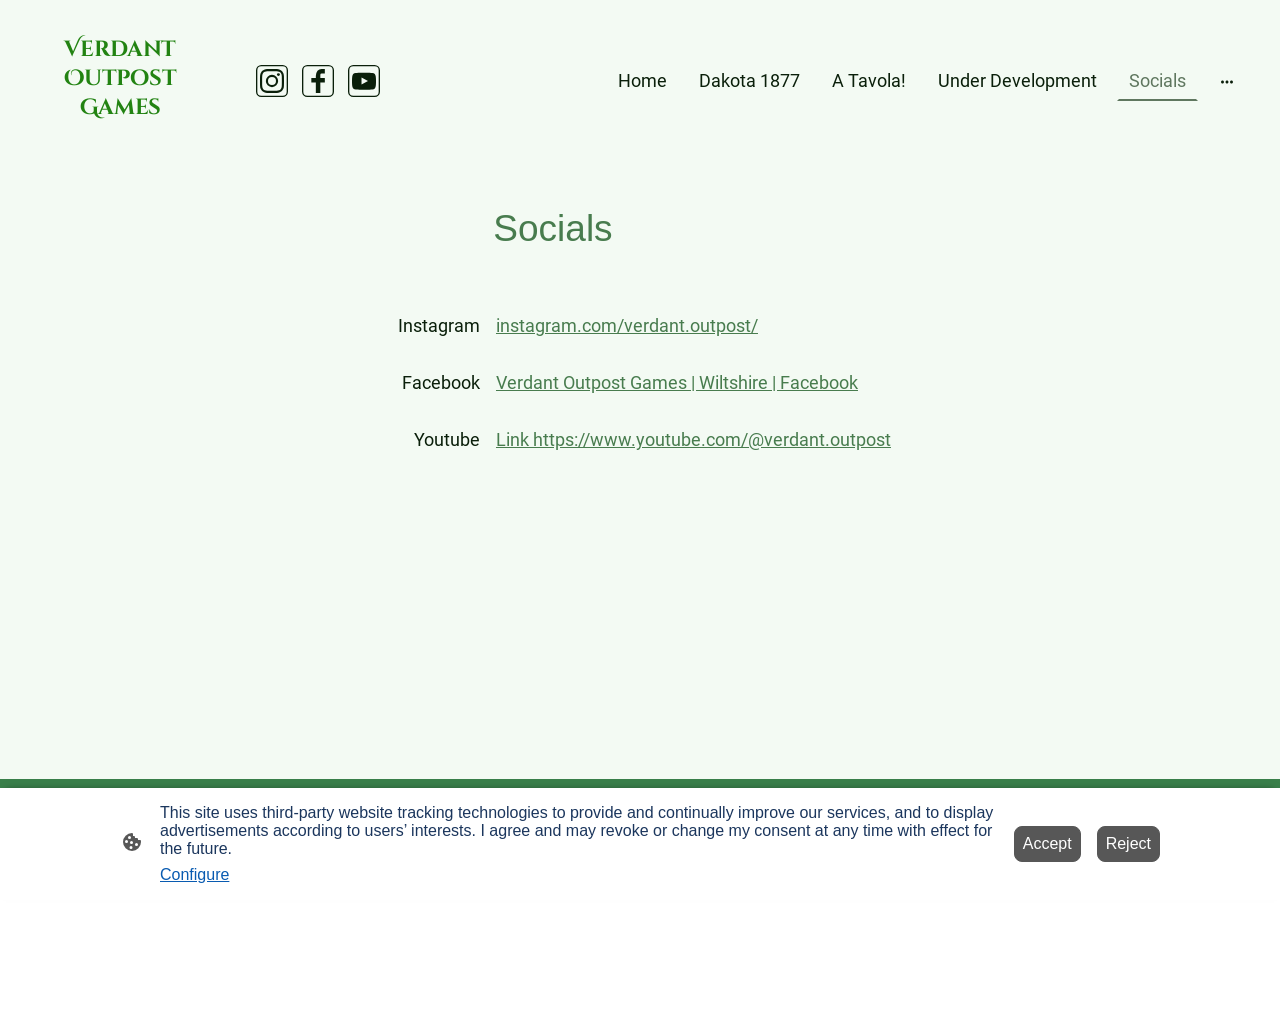
<file: socials/index.html>
<!DOCTYPE html PUBLIC "-//W3C//DTD XHTML 1.1//EN"
   "http://www.w3.org/TR/xhtml11/DTD/xhtml11.dtd">
<html lang="en-GB">
<head>
	<meta charset="UTF-8" />
	<meta name="viewport" content="width=device-width, initial-scale=1" />
	<link rel="profile" href="https://gmpg.org/xfn/11" />
	<title>Socials</title>
<meta name='robots' content='max-image-preview:large' />
<style id="wp-img-auto-sizes-contain-inline-css">
img:is([sizes=auto i],[sizes^="auto," i]){contain-intrinsic-size:3000px 1500px}
/*# sourceURL=wp-img-auto-sizes-contain-inline-css */
</style>
<style id="wp-emoji-styles-inline-css">

	img.wp-smiley, img.emoji {
		display: inline !important;
		border: none !important;
		box-shadow: none !important;
		height: 1em !important;
		width: 1em !important;
		margin: 0 0.07em !important;
		vertical-align: -0.1em !important;
		background: none !important;
		padding: 0 !important;
	}
/*# sourceURL=wp-emoji-styles-inline-css */
</style>
<style id="wp-block-library-inline-css">
:root{--wp-block-synced-color:#7a00df;--wp-block-synced-color--rgb:122,0,223;--wp-bound-block-color:var(--wp-block-synced-color);--wp-editor-canvas-background:#ddd;--wp-admin-theme-color:#007cba;--wp-admin-theme-color--rgb:0,124,186;--wp-admin-theme-color-darker-10:#006ba1;--wp-admin-theme-color-darker-10--rgb:0,107,160.5;--wp-admin-theme-color-darker-20:#005a87;--wp-admin-theme-color-darker-20--rgb:0,90,135;--wp-admin-border-width-focus:2px}@media (min-resolution:192dpi){:root{--wp-admin-border-width-focus:1.5px}}.wp-element-button{cursor:pointer}:root .has-very-light-gray-background-color{background-color:#eee}:root .has-very-dark-gray-background-color{background-color:#313131}:root .has-very-light-gray-color{color:#eee}:root .has-very-dark-gray-color{color:#313131}:root .has-vivid-green-cyan-to-vivid-cyan-blue-gradient-background{background:linear-gradient(135deg,#00d084,#0693e3)}:root .has-purple-crush-gradient-background{background:linear-gradient(135deg,#34e2e4,#4721fb 50%,#ab1dfe)}:root .has-hazy-dawn-gradient-background{background:linear-gradient(135deg,#faaca8,#dad0ec)}:root .has-subdued-olive-gradient-background{background:linear-gradient(135deg,#fafae1,#67a671)}:root .has-atomic-cream-gradient-background{background:linear-gradient(135deg,#fdd79a,#004a59)}:root .has-nightshade-gradient-background{background:linear-gradient(135deg,#330968,#31cdcf)}:root .has-midnight-gradient-background{background:linear-gradient(135deg,#020381,#2874fc)}:root{--wp--preset--font-size--normal:16px;--wp--preset--font-size--huge:42px}.has-regular-font-size{font-size:1em}.has-larger-font-size{font-size:2.625em}.has-normal-font-size{font-size:var(--wp--preset--font-size--normal)}.has-huge-font-size{font-size:var(--wp--preset--font-size--huge)}:root .has-text-align-center{text-align:center}:root .has-text-align-left{text-align:left}:root .has-text-align-right{text-align:right}.has-fit-text{white-space:nowrap!important}#end-resizable-editor-section{display:none}.aligncenter{clear:both}.items-justified-left{justify-content:flex-start}.items-justified-center{justify-content:center}.items-justified-right{justify-content:flex-end}.items-justified-space-between{justify-content:space-between}.screen-reader-text{word-wrap:normal!important;border:0;clip-path:inset(50%);height:1px;margin:-1px;overflow:hidden;padding:0;position:absolute;width:1px;word-break:normal!important}.screen-reader-text:focus{background-color:#ddd;clip-path:none;color:#444;display:block;font-size:1em;height:auto;left:5px;line-height:normal;padding:15px 23px 14px;text-decoration:none;top:5px;width:auto;z-index:100000}html :where(.has-border-color){border-style:solid}html :where([style^=border-color],[style*=";border-color"],[style*="; border-color"]){border-style:solid}html :where([style^=border-top-color],[style*=";border-top-color"],[style*="; border-top-color"]){border-top-style:solid}html :where([style^=border-right-color],[style*=";border-right-color"],[style*="; border-right-color"]){border-right-style:solid}html :where([style^=border-bottom-color],[style*=";border-bottom-color"],[style*="; border-bottom-color"]){border-bottom-style:solid}html :where([style^=border-left-color],[style*=";border-left-color"],[style*="; border-left-color"]){border-left-style:solid}html :where([style^=border-width],[style*=";border-width"],[style*="; border-width"]){border-style:solid}html :where([style^=border-top-width],[style*=";border-top-width"],[style*="; border-top-width"]){border-top-style:solid}html :where([style^=border-right-width],[style*=";border-right-width"],[style*="; border-right-width"]){border-right-style:solid}html :where([style^=border-bottom-width],[style*=";border-bottom-width"],[style*="; border-bottom-width"]){border-bottom-style:solid}html :where([style^=border-left-width],[style*=";border-left-width"],[style*="; border-left-width"]){border-left-style:solid}html :where(img[class*=wp-image-]){height:auto;max-width:100%}:where(figure){margin:0 0 1em}html :where(.is-position-sticky){--wp-admin--admin-bar--position-offset:var(--wp-admin--admin-bar--height,0px)}@media screen and (max-width:600px){html :where(.is-position-sticky){--wp-admin--admin-bar--position-offset:0px}}

/*# sourceURL=/wp-includes/css/dist/block-library/common.min.css */
</style>
<style id="classic-theme-styles-inline-css">
/*! This file is auto-generated */
.wp-block-button__link{color:#fff;background-color:#32373c;border-radius:9999px;box-shadow:none;text-decoration:none;padding:calc(.667em + 2px) calc(1.333em + 2px);font-size:1.125em}.wp-block-file__button{background:#32373c;color:#fff;text-decoration:none}
/*# sourceURL=/wp-includes/css/classic-themes.min.css */
</style>

<style id="global-styles-inline-css">
:root{--wp--preset--aspect-ratio--square: 1;--wp--preset--aspect-ratio--4-3: 4/3;--wp--preset--aspect-ratio--3-4: 3/4;--wp--preset--aspect-ratio--3-2: 3/2;--wp--preset--aspect-ratio--2-3: 2/3;--wp--preset--aspect-ratio--16-9: 16/9;--wp--preset--aspect-ratio--9-16: 9/16;--wp--preset--color--black: #000000;--wp--preset--color--cyan-bluish-gray: #abb8c3;--wp--preset--color--white: #ffffff;--wp--preset--color--pale-pink: #f78da7;--wp--preset--color--vivid-red: #cf2e2e;--wp--preset--color--luminous-vivid-orange: #ff6900;--wp--preset--color--luminous-vivid-amber: #fcb900;--wp--preset--color--light-green-cyan: #7bdcb5;--wp--preset--color--vivid-green-cyan: #00d084;--wp--preset--color--pale-cyan-blue: #8ed1fc;--wp--preset--color--vivid-cyan-blue: #0693e3;--wp--preset--color--vivid-purple: #9b51e0;--wp--preset--gradient--vivid-cyan-blue-to-vivid-purple: linear-gradient(135deg,rgb(6,147,227) 0%,rgb(155,81,224) 100%);--wp--preset--gradient--light-green-cyan-to-vivid-green-cyan: linear-gradient(135deg,rgb(122,220,180) 0%,rgb(0,208,130) 100%);--wp--preset--gradient--luminous-vivid-amber-to-luminous-vivid-orange: linear-gradient(135deg,rgb(252,185,0) 0%,rgb(255,105,0) 100%);--wp--preset--gradient--luminous-vivid-orange-to-vivid-red: linear-gradient(135deg,rgb(255,105,0) 0%,rgb(207,46,46) 100%);--wp--preset--gradient--very-light-gray-to-cyan-bluish-gray: linear-gradient(135deg,rgb(238,238,238) 0%,rgb(169,184,195) 100%);--wp--preset--gradient--cool-to-warm-spectrum: linear-gradient(135deg,rgb(74,234,220) 0%,rgb(151,120,209) 20%,rgb(207,42,186) 40%,rgb(238,44,130) 60%,rgb(251,105,98) 80%,rgb(254,248,76) 100%);--wp--preset--gradient--blush-light-purple: linear-gradient(135deg,rgb(255,206,236) 0%,rgb(152,150,240) 100%);--wp--preset--gradient--blush-bordeaux: linear-gradient(135deg,rgb(254,205,165) 0%,rgb(254,45,45) 50%,rgb(107,0,62) 100%);--wp--preset--gradient--luminous-dusk: linear-gradient(135deg,rgb(255,203,112) 0%,rgb(199,81,192) 50%,rgb(65,88,208) 100%);--wp--preset--gradient--pale-ocean: linear-gradient(135deg,rgb(255,245,203) 0%,rgb(182,227,212) 50%,rgb(51,167,181) 100%);--wp--preset--gradient--electric-grass: linear-gradient(135deg,rgb(202,248,128) 0%,rgb(113,206,126) 100%);--wp--preset--gradient--midnight: linear-gradient(135deg,rgb(2,3,129) 0%,rgb(40,116,252) 100%);--wp--preset--font-size--small: 13px;--wp--preset--font-size--medium: 20px;--wp--preset--font-size--large: 36px;--wp--preset--font-size--x-large: 42px;--wp--preset--spacing--20: 0.44rem;--wp--preset--spacing--30: 0.67rem;--wp--preset--spacing--40: 1rem;--wp--preset--spacing--50: 1.5rem;--wp--preset--spacing--60: 2.25rem;--wp--preset--spacing--70: 3.38rem;--wp--preset--spacing--80: 5.06rem;--wp--preset--shadow--natural: 6px 6px 9px rgba(0, 0, 0, 0.2);--wp--preset--shadow--deep: 12px 12px 50px rgba(0, 0, 0, 0.4);--wp--preset--shadow--sharp: 6px 6px 0px rgba(0, 0, 0, 0.2);--wp--preset--shadow--outlined: 6px 6px 0px -3px rgb(255, 255, 255), 6px 6px rgb(0, 0, 0);--wp--preset--shadow--crisp: 6px 6px 0px rgb(0, 0, 0);}.wp-block-button{--wp--preset--dimension--25: 25%;--wp--preset--dimension--50: 50%;--wp--preset--dimension--75: 75%;--wp--preset--dimension--100: 100%;}:where(body) { margin: 0; }:where(.is-layout-flex){gap: 0.5em;}:where(.is-layout-grid){gap: 0.5em;}body .is-layout-flex{display: flex;}.is-layout-flex{flex-wrap: wrap;align-items: center;}.is-layout-flex > :is(*, div){margin: 0;}body .is-layout-grid{display: grid;}.is-layout-grid > :is(*, div){margin: 0;}body{padding-top: 0px;padding-right: 0px;padding-bottom: 0px;padding-left: 0px;}:root :where(.wp-element-button, .wp-block-button__link){background-color: #32373c;border-width: 0;color: #fff;font-family: inherit;font-size: inherit;font-style: inherit;font-weight: inherit;letter-spacing: inherit;line-height: inherit;padding-top: calc(0.667em + 2px);padding-right: calc(1.333em + 2px);padding-bottom: calc(0.667em + 2px);padding-left: calc(1.333em + 2px);text-decoration: none;text-transform: inherit;}.has-black-color{color: var(--wp--preset--color--black) !important;}.has-cyan-bluish-gray-color{color: var(--wp--preset--color--cyan-bluish-gray) !important;}.has-white-color{color: var(--wp--preset--color--white) !important;}.has-pale-pink-color{color: var(--wp--preset--color--pale-pink) !important;}.has-vivid-red-color{color: var(--wp--preset--color--vivid-red) !important;}.has-luminous-vivid-orange-color{color: var(--wp--preset--color--luminous-vivid-orange) !important;}.has-luminous-vivid-amber-color{color: var(--wp--preset--color--luminous-vivid-amber) !important;}.has-light-green-cyan-color{color: var(--wp--preset--color--light-green-cyan) !important;}.has-vivid-green-cyan-color{color: var(--wp--preset--color--vivid-green-cyan) !important;}.has-pale-cyan-blue-color{color: var(--wp--preset--color--pale-cyan-blue) !important;}.has-vivid-cyan-blue-color{color: var(--wp--preset--color--vivid-cyan-blue) !important;}.has-vivid-purple-color{color: var(--wp--preset--color--vivid-purple) !important;}.has-black-background-color{background-color: var(--wp--preset--color--black) !important;}.has-cyan-bluish-gray-background-color{background-color: var(--wp--preset--color--cyan-bluish-gray) !important;}.has-white-background-color{background-color: var(--wp--preset--color--white) !important;}.has-pale-pink-background-color{background-color: var(--wp--preset--color--pale-pink) !important;}.has-vivid-red-background-color{background-color: var(--wp--preset--color--vivid-red) !important;}.has-luminous-vivid-orange-background-color{background-color: var(--wp--preset--color--luminous-vivid-orange) !important;}.has-luminous-vivid-amber-background-color{background-color: var(--wp--preset--color--luminous-vivid-amber) !important;}.has-light-green-cyan-background-color{background-color: var(--wp--preset--color--light-green-cyan) !important;}.has-vivid-green-cyan-background-color{background-color: var(--wp--preset--color--vivid-green-cyan) !important;}.has-pale-cyan-blue-background-color{background-color: var(--wp--preset--color--pale-cyan-blue) !important;}.has-vivid-cyan-blue-background-color{background-color: var(--wp--preset--color--vivid-cyan-blue) !important;}.has-vivid-purple-background-color{background-color: var(--wp--preset--color--vivid-purple) !important;}.has-black-border-color{border-color: var(--wp--preset--color--black) !important;}.has-cyan-bluish-gray-border-color{border-color: var(--wp--preset--color--cyan-bluish-gray) !important;}.has-white-border-color{border-color: var(--wp--preset--color--white) !important;}.has-pale-pink-border-color{border-color: var(--wp--preset--color--pale-pink) !important;}.has-vivid-red-border-color{border-color: var(--wp--preset--color--vivid-red) !important;}.has-luminous-vivid-orange-border-color{border-color: var(--wp--preset--color--luminous-vivid-orange) !important;}.has-luminous-vivid-amber-border-color{border-color: var(--wp--preset--color--luminous-vivid-amber) !important;}.has-light-green-cyan-border-color{border-color: var(--wp--preset--color--light-green-cyan) !important;}.has-vivid-green-cyan-border-color{border-color: var(--wp--preset--color--vivid-green-cyan) !important;}.has-pale-cyan-blue-border-color{border-color: var(--wp--preset--color--pale-cyan-blue) !important;}.has-vivid-cyan-blue-border-color{border-color: var(--wp--preset--color--vivid-cyan-blue) !important;}.has-vivid-purple-border-color{border-color: var(--wp--preset--color--vivid-purple) !important;}.has-vivid-cyan-blue-to-vivid-purple-gradient-background{background: var(--wp--preset--gradient--vivid-cyan-blue-to-vivid-purple) !important;}.has-light-green-cyan-to-vivid-green-cyan-gradient-background{background: var(--wp--preset--gradient--light-green-cyan-to-vivid-green-cyan) !important;}.has-luminous-vivid-amber-to-luminous-vivid-orange-gradient-background{background: var(--wp--preset--gradient--luminous-vivid-amber-to-luminous-vivid-orange) !important;}.has-luminous-vivid-orange-to-vivid-red-gradient-background{background: var(--wp--preset--gradient--luminous-vivid-orange-to-vivid-red) !important;}.has-very-light-gray-to-cyan-bluish-gray-gradient-background{background: var(--wp--preset--gradient--very-light-gray-to-cyan-bluish-gray) !important;}.has-cool-to-warm-spectrum-gradient-background{background: var(--wp--preset--gradient--cool-to-warm-spectrum) !important;}.has-blush-light-purple-gradient-background{background: var(--wp--preset--gradient--blush-light-purple) !important;}.has-blush-bordeaux-gradient-background{background: var(--wp--preset--gradient--blush-bordeaux) !important;}.has-luminous-dusk-gradient-background{background: var(--wp--preset--gradient--luminous-dusk) !important;}.has-pale-ocean-gradient-background{background: var(--wp--preset--gradient--pale-ocean) !important;}.has-electric-grass-gradient-background{background: var(--wp--preset--gradient--electric-grass) !important;}.has-midnight-gradient-background{background: var(--wp--preset--gradient--midnight) !important;}.has-small-font-size{font-size: var(--wp--preset--font-size--small) !important;}.has-medium-font-size{font-size: var(--wp--preset--font-size--medium) !important;}.has-large-font-size{font-size: var(--wp--preset--font-size--large) !important;}.has-x-large-font-size{font-size: var(--wp--preset--font-size--x-large) !important;}
/*# sourceURL=global-styles-inline-css */
</style>

<link rel='stylesheet' id='go-x-post-editor-css' href='../wp-content/plugins/go-x-post-editor/build/index-fe.css' media='all' />
<link rel='stylesheet' id='gox-style-0-css' href='../wp-content/uploads/go-x/style.css' media='all' />
<link rel="canonical" href="./" />
<link rel='shortlink' href='https://www.verdantoutpost.com/?p=295' />
				<script>
					window.goxwpDeployment=true;
				</script>
	<script type="application/ld+json">
                    {"@context":"https://schema.org","@type":"LocalBusiness","logo":"/-_-/resources/images/files/67120199-512e-4df1-809b-0810bfc0ea8a/b1674737-ef24-41eb-8ea8-cbc4cca74434?o=rs:fill:809:808:1:1/g:sm/","url":"https://verdantoutpost.com","name":"Verdant Outpost Games","sameAs":["","","","https://www.youtube.com/@verdant.outpost","https://www.facebook.com/people/Verdant-Outpost-Games/61590462296860/","","https://www.instagram.com/verdant.outpost/"],"email":"ericserra@verdantoutpost.com"}
                </script><meta name="description" content="Follow us on our socials to discover more about us, our games and their development! " /><link rel="shortcut icon" href="../wp-content/uploads/go-x/u/78a9d674-a477-477f-a71c-d5888ab7f608/w16,h16,rtfit,bg,el1,ex1,fico/image.ico" type="image/x-icon" /><link rel="icon" href="../wp-content/uploads/go-x/u/78a9d674-a477-477f-a71c-d5888ab7f608/w16,h16,rtfit,bg,el1,ex1,fico/image.ico" type="image/x-icon" /><link rel="apple-touch-icon" sizes="180x180" href="../wp-content/uploads/go-x/u/78a9d674-a477-477f-a71c-d5888ab7f608/w180,h180,rtfit,bgdde1e5,el1,ex1,fpng/image.png" type="image/png" /><link rel="icon" type="image/png" sizes="32x32" href="../wp-content/uploads/go-x/u/78a9d674-a477-477f-a71c-d5888ab7f608/w32,h32,rtfit,bg,el1,ex1,fpng/image.png" type="image/png" /><link rel="icon" type="image/png" sizes="192x192" href="../wp-content/uploads/go-x/u/78a9d674-a477-477f-a71c-d5888ab7f608/w192,h192,rtfit,bg,el1,ex1,fpng/image.png" type="image/png" /><link rel="icon" type="image/png" sizes="16x16" href="../wp-content/uploads/go-x/u/78a9d674-a477-477f-a71c-d5888ab7f608/w16,h16,rtfit,bg,el1,ex1,fpng/image.png" type="image/png" /><style id="wp-custom-css">
@font-face{src:url(../wp-content/themes/gox/public/fonts/Roboto-latin_latin-ext-100.eot);src:local("Roboto Thin"),local("Roboto-Thin");src:url(../wp-content/themes/gox/public/fonts/Roboto-latin_latin-ext-100.eot) format("embedded-opentype");src:url(../wp-content/themes/gox/public/fonts/Roboto-latin_latin-ext-100.woff2) format("woff2");src:url(../wp-content/themes/gox/public/fonts/Roboto-latin_latin-ext-100.woff) format("woff");src:url(../wp-content/themes/gox/public/fonts/Roboto-latin_latin-ext-100.ttf) format("truetype");src:url(../wp-content/themes/gox/public/fonts/Roboto-latin_latin-ext-100.svg) format("svg");font-family:Roboto;font-style:normal;font-weight:100;src:url(../wp-content/themes/gox/public/fonts/Roboto-latin_latin-ext-100.woff) format("woff")}@font-face{src:url(../wp-content/themes/gox/public/fonts/Roboto-latin_latin-ext-100italic.eot);src:local("Roboto ThinItalic"),local("Roboto-ThinItalic");src:url(../wp-content/themes/gox/public/fonts/Roboto-latin_latin-ext-100italic.eot) format("embedded-opentype");src:url(../wp-content/themes/gox/public/fonts/Roboto-latin_latin-ext-100italic.woff2) format("woff2");src:url(../wp-content/themes/gox/public/fonts/Roboto-latin_latin-ext-100italic.woff) format("woff");src:url(../wp-content/themes/gox/public/fonts/Roboto-latin_latin-ext-100italic.ttf) format("truetype");src:url(../wp-content/themes/gox/public/fonts/Roboto-latin_latin-ext-100italic.svg) format("svg");font-family:Roboto;font-style:italic;font-weight:100;src:url(../wp-content/themes/gox/public/fonts/Roboto-latin_latin-ext-100italic.woff) format("woff")}@font-face{src:url(../wp-content/themes/gox/public/fonts/Roboto-latin_latin-ext-200.eot);src:local("Roboto ExtraLight"),local("Roboto-ExtraLight");src:url(../wp-content/themes/gox/public/fonts/Roboto-latin_latin-ext-200.eot) format("embedded-opentype");src:url(../wp-content/themes/gox/public/fonts/Roboto-latin_latin-ext-200.woff2) format("woff2");src:url(../wp-content/themes/gox/public/fonts/Roboto-latin_latin-ext-200.woff) format("woff");src:url(../wp-content/themes/gox/public/fonts/Roboto-latin_latin-ext-200.ttf) format("truetype");src:url(../wp-content/themes/gox/public/fonts/Roboto-latin_latin-ext-200.svg) format("svg");font-family:Roboto;font-style:normal;font-weight:200;src:url(../wp-content/themes/gox/public/fonts/Roboto-latin_latin-ext-200.woff) format("woff")}@font-face{src:url(../wp-content/themes/gox/public/fonts/Roboto-latin_latin-ext-200italic.eot);src:local("Roboto ExtraLightItalic"),local("Roboto-ExtraLightItalic");src:url(../wp-content/themes/gox/public/fonts/Roboto-latin_latin-ext-200italic.eot) format("embedded-opentype");src:url(../wp-content/themes/gox/public/fonts/Roboto-latin_latin-ext-200italic.woff2) format("woff2");src:url(../wp-content/themes/gox/public/fonts/Roboto-latin_latin-ext-200italic.woff) format("woff");src:url(../wp-content/themes/gox/public/fonts/Roboto-latin_latin-ext-200italic.ttf) format("truetype");src:url(../wp-content/themes/gox/public/fonts/Roboto-latin_latin-ext-200italic.svg) format("svg");font-family:Roboto;font-style:italic;font-weight:200;src:url(../wp-content/themes/gox/public/fonts/Roboto-latin_latin-ext-200italic.woff) format("woff")}@font-face{src:url(../wp-content/themes/gox/public/fonts/Roboto-latin_latin-ext-300.eot);src:local("Roboto Light"),local("Roboto-Light");src:url(../wp-content/themes/gox/public/fonts/Roboto-latin_latin-ext-300.eot) format("embedded-opentype");src:url(../wp-content/themes/gox/public/fonts/Roboto-latin_latin-ext-300.woff2) format("woff2");src:url(../wp-content/themes/gox/public/fonts/Roboto-latin_latin-ext-300.woff) format("woff");src:url(../wp-content/themes/gox/public/fonts/Roboto-latin_latin-ext-300.ttf) format("truetype");src:url(../wp-content/themes/gox/public/fonts/Roboto-latin_latin-ext-300.svg) format("svg");font-family:Roboto;font-style:normal;font-weight:300;src:url(../wp-content/themes/gox/public/fonts/Roboto-latin_latin-ext-300.woff) format("woff")}@font-face{src:url(../wp-content/themes/gox/public/fonts/Roboto-latin_latin-ext-300italic.eot);src:local("Roboto LightItalic"),local("Roboto-LightItalic");src:url(../wp-content/themes/gox/public/fonts/Roboto-latin_latin-ext-300italic.eot) format("embedded-opentype");src:url(../wp-content/themes/gox/public/fonts/Roboto-latin_latin-ext-300italic.woff2) format("woff2");src:url(../wp-content/themes/gox/public/fonts/Roboto-latin_latin-ext-300italic.woff) format("woff");src:url(../wp-content/themes/gox/public/fonts/Roboto-latin_latin-ext-300italic.ttf) format("truetype");src:url(../wp-content/themes/gox/public/fonts/Roboto-latin_latin-ext-300italic.svg) format("svg");font-family:Roboto;font-style:italic;font-weight:300;src:url(../wp-content/themes/gox/public/fonts/Roboto-latin_latin-ext-300italic.woff) format("woff")}@font-face{src:url(../wp-content/themes/gox/public/fonts/Roboto-latin_latin-ext-regular.eot);src:local("Roboto Regular"),local("Roboto-Regular");src:url(../wp-content/themes/gox/public/fonts/Roboto-latin_latin-ext-regular.eot) format("embedded-opentype");src:url(../wp-content/themes/gox/public/fonts/Roboto-latin_latin-ext-regular.woff2) format("woff2");src:url(../wp-content/themes/gox/public/fonts/Roboto-latin_latin-ext-regular.woff) format("woff");src:url(../wp-content/themes/gox/public/fonts/Roboto-latin_latin-ext-regular.ttf) format("truetype");src:url(../wp-content/themes/gox/public/fonts/Roboto-latin_latin-ext-regular.svg) format("svg");font-family:Roboto;font-style:normal;font-weight:400;src:url(../wp-content/themes/gox/public/fonts/Roboto-latin_latin-ext-regular.woff) format("woff")}@font-face{src:url(../wp-content/themes/gox/public/fonts/Roboto-latin_latin-ext-italic.eot);src:local("Roboto Italic"),local("Roboto-Italic");src:url(../wp-content/themes/gox/public/fonts/Roboto-latin_latin-ext-italic.eot) format("embedded-opentype");src:url(../wp-content/themes/gox/public/fonts/Roboto-latin_latin-ext-italic.woff2) format("woff2");src:url(../wp-content/themes/gox/public/fonts/Roboto-latin_latin-ext-italic.woff) format("woff");src:url(../wp-content/themes/gox/public/fonts/Roboto-latin_latin-ext-italic.ttf) format("truetype");src:url(../wp-content/themes/gox/public/fonts/Roboto-latin_latin-ext-italic.svg) format("svg");font-family:Roboto;font-style:italic;font-weight:400;src:url(../wp-content/themes/gox/public/fonts/Roboto-latin_latin-ext-italic.woff) format("woff")}@font-face{src:url(../wp-content/themes/gox/public/fonts/Roboto-latin_latin-ext-500.eot);src:local("Roboto Medium"),local("Roboto-Medium");src:url(../wp-content/themes/gox/public/fonts/Roboto-latin_latin-ext-500.eot) format("embedded-opentype");src:url(../wp-content/themes/gox/public/fonts/Roboto-latin_latin-ext-500.woff2) format("woff2");src:url(../wp-content/themes/gox/public/fonts/Roboto-latin_latin-ext-500.woff) format("woff");src:url(../wp-content/themes/gox/public/fonts/Roboto-latin_latin-ext-500.ttf) format("truetype");src:url(../wp-content/themes/gox/public/fonts/Roboto-latin_latin-ext-500.svg) format("svg");font-family:Roboto;font-style:normal;font-weight:500;src:url(../wp-content/themes/gox/public/fonts/Roboto-latin_latin-ext-500.woff) format("woff")}@font-face{src:url(../wp-content/themes/gox/public/fonts/Roboto-latin_latin-ext-500italic.eot);src:local("Roboto MediumItalic"),local("Roboto-MediumItalic");src:url(../wp-content/themes/gox/public/fonts/Roboto-latin_latin-ext-500italic.eot) format("embedded-opentype");src:url(../wp-content/themes/gox/public/fonts/Roboto-latin_latin-ext-500italic.woff2) format("woff2");src:url(../wp-content/themes/gox/public/fonts/Roboto-latin_latin-ext-500italic.woff) format("woff");src:url(../wp-content/themes/gox/public/fonts/Roboto-latin_latin-ext-500italic.ttf) format("truetype");src:url(../wp-content/themes/gox/public/fonts/Roboto-latin_latin-ext-500italic.svg) format("svg");font-family:Roboto;font-style:italic;font-weight:500;src:url(../wp-content/themes/gox/public/fonts/Roboto-latin_latin-ext-500italic.woff) format("woff")}@font-face{src:url(../wp-content/themes/gox/public/fonts/Roboto-latin_latin-ext-600.eot);src:local("Roboto SemiBold"),local("Roboto-SemiBold");src:url(../wp-content/themes/gox/public/fonts/Roboto-latin_latin-ext-600.eot) format("embedded-opentype");src:url(../wp-content/themes/gox/public/fonts/Roboto-latin_latin-ext-600.woff2) format("woff2");src:url(../wp-content/themes/gox/public/fonts/Roboto-latin_latin-ext-600.woff) format("woff");src:url(../wp-content/themes/gox/public/fonts/Roboto-latin_latin-ext-600.ttf) format("truetype");src:url(../wp-content/themes/gox/public/fonts/Roboto-latin_latin-ext-600.svg) format("svg");font-family:Roboto;font-style:normal;font-weight:600;src:url(../wp-content/themes/gox/public/fonts/Roboto-latin_latin-ext-600.woff) format("woff")}@font-face{src:url(../wp-content/themes/gox/public/fonts/Roboto-latin_latin-ext-600italic.eot);src:local("Roboto SemiBoldItalic"),local("Roboto-SemiBoldItalic");src:url(../wp-content/themes/gox/public/fonts/Roboto-latin_latin-ext-600italic.eot) format("embedded-opentype");src:url(../wp-content/themes/gox/public/fonts/Roboto-latin_latin-ext-600italic.woff2) format("woff2");src:url(../wp-content/themes/gox/public/fonts/Roboto-latin_latin-ext-600italic.woff) format("woff");src:url(../wp-content/themes/gox/public/fonts/Roboto-latin_latin-ext-600italic.ttf) format("truetype");src:url(../wp-content/themes/gox/public/fonts/Roboto-latin_latin-ext-600italic.svg) format("svg");font-family:Roboto;font-style:italic;font-weight:600;src:url(../wp-content/themes/gox/public/fonts/Roboto-latin_latin-ext-600italic.woff) format("woff")}@font-face{src:url(../wp-content/themes/gox/public/fonts/Roboto-latin_latin-ext-700.eot);src:local("Roboto Bold"),local("Roboto-Bold");src:url(../wp-content/themes/gox/public/fonts/Roboto-latin_latin-ext-700.eot) format("embedded-opentype");src:url(../wp-content/themes/gox/public/fonts/Roboto-latin_latin-ext-700.woff2) format("woff2");src:url(../wp-content/themes/gox/public/fonts/Roboto-latin_latin-ext-700.woff) format("woff");src:url(../wp-content/themes/gox/public/fonts/Roboto-latin_latin-ext-700.ttf) format("truetype");src:url(../wp-content/themes/gox/public/fonts/Roboto-latin_latin-ext-700.svg) format("svg");font-family:Roboto;font-style:normal;font-weight:700;src:url(../wp-content/themes/gox/public/fonts/Roboto-latin_latin-ext-700.woff) format("woff")}@font-face{src:url(../wp-content/themes/gox/public/fonts/Roboto-latin_latin-ext-700italic.eot);src:local("Roboto BoldItalic"),local("Roboto-BoldItalic");src:url(../wp-content/themes/gox/public/fonts/Roboto-latin_latin-ext-700italic.eot) format("embedded-opentype");src:url(../wp-content/themes/gox/public/fonts/Roboto-latin_latin-ext-700italic.woff2) format("woff2");src:url(../wp-content/themes/gox/public/fonts/Roboto-latin_latin-ext-700italic.woff) format("woff");src:url(../wp-content/themes/gox/public/fonts/Roboto-latin_latin-ext-700italic.ttf) format("truetype");src:url(../wp-content/themes/gox/public/fonts/Roboto-latin_latin-ext-700italic.svg) format("svg");font-family:Roboto;font-style:italic;font-weight:700;src:url(../wp-content/themes/gox/public/fonts/Roboto-latin_latin-ext-700italic.woff) format("woff")}@font-face{src:url(../wp-content/themes/gox/public/fonts/Roboto-latin_latin-ext-800.eot);src:local("Roboto ExtraBold"),local("Roboto-ExtraBold");src:url(../wp-content/themes/gox/public/fonts/Roboto-latin_latin-ext-800.eot) format("embedded-opentype");src:url(../wp-content/themes/gox/public/fonts/Roboto-latin_latin-ext-800.woff2) format("woff2");src:url(../wp-content/themes/gox/public/fonts/Roboto-latin_latin-ext-800.woff) format("woff");src:url(../wp-content/themes/gox/public/fonts/Roboto-latin_latin-ext-800.ttf) format("truetype");src:url(../wp-content/themes/gox/public/fonts/Roboto-latin_latin-ext-800.svg) format("svg");font-family:Roboto;font-style:normal;font-weight:800;src:url(../wp-content/themes/gox/public/fonts/Roboto-latin_latin-ext-800.woff) format("woff")}@font-face{src:url(../wp-content/themes/gox/public/fonts/Roboto-latin_latin-ext-800italic.eot);src:local("Roboto ExtraBoldItalic"),local("Roboto-ExtraBoldItalic");src:url(../wp-content/themes/gox/public/fonts/Roboto-latin_latin-ext-800italic.eot) format("embedded-opentype");src:url(../wp-content/themes/gox/public/fonts/Roboto-latin_latin-ext-800italic.woff2) format("woff2");src:url(../wp-content/themes/gox/public/fonts/Roboto-latin_latin-ext-800italic.woff) format("woff");src:url(../wp-content/themes/gox/public/fonts/Roboto-latin_latin-ext-800italic.ttf) format("truetype");src:url(../wp-content/themes/gox/public/fonts/Roboto-latin_latin-ext-800italic.svg) format("svg");font-family:Roboto;font-style:italic;font-weight:800;src:url(../wp-content/themes/gox/public/fonts/Roboto-latin_latin-ext-800italic.woff) format("woff")}@font-face{src:url(../wp-content/themes/gox/public/fonts/Roboto-latin_latin-ext-900.eot);src:local("Roboto Black"),local("Roboto-Black");src:url(../wp-content/themes/gox/public/fonts/Roboto-latin_latin-ext-900.eot) format("embedded-opentype");src:url(../wp-content/themes/gox/public/fonts/Roboto-latin_latin-ext-900.woff2) format("woff2");src:url(../wp-content/themes/gox/public/fonts/Roboto-latin_latin-ext-900.woff) format("woff");src:url(../wp-content/themes/gox/public/fonts/Roboto-latin_latin-ext-900.ttf) format("truetype");src:url(../wp-content/themes/gox/public/fonts/Roboto-latin_latin-ext-900.svg) format("svg");font-family:Roboto;font-style:normal;font-weight:900;src:url(../wp-content/themes/gox/public/fonts/Roboto-latin_latin-ext-900.woff) format("woff")}@font-face{src:url(../wp-content/themes/gox/public/fonts/Roboto-latin_latin-ext-900italic.eot);src:local("Roboto BlackItalic"),local("Roboto-BlackItalic");src:url(../wp-content/themes/gox/public/fonts/Roboto-latin_latin-ext-900italic.eot) format("embedded-opentype");src:url(../wp-content/themes/gox/public/fonts/Roboto-latin_latin-ext-900italic.woff2) format("woff2");src:url(../wp-content/themes/gox/public/fonts/Roboto-latin_latin-ext-900italic.woff) format("woff");src:url(../wp-content/themes/gox/public/fonts/Roboto-latin_latin-ext-900italic.ttf) format("truetype");src:url(../wp-content/themes/gox/public/fonts/Roboto-latin_latin-ext-900italic.svg) format("svg");font-family:Roboto;font-style:italic;font-weight:900;src:url(../wp-content/themes/gox/public/fonts/Roboto-latin_latin-ext-900italic.woff) format("woff")}.accessNavigationLink{font-family:'Open Sans',sans-serif;border-radius:8px;text-align:center;padding:13px 0;color:#00f;font-size:16px;font-weight:700;width:100%;top:-50px;position:absolute;text-decoration:none;opacity:0}.accessNavigationLink:focus-visible{top:5px;outline:2px solid #00f;outline-offset:2px;box-shadow:0 0 0 2px #fff;left:6px;width:calc(100% - 6px);position:static;display:block;margin-top:5px;margin-left:6px;background-color:#fff;opacity:1}.accessNavigationList{margin:0;list-style:none;padding:0;z-index:1;position:relative}.animation-flip-top:not(.is-visible){visibility:hidden}.theming-theme-accent1-sticky{color:#fff!important}.theming-theme-accent2-sticky{color:#fff!important}.theming-theme-accent3-sticky{color:#fff!important}.theming-theme-light-sticky{color:#fff!important}.theming-theme-dark-sticky{color:#0a1f0a!important}.theming-basic-Grey-sticky{color:#fff!important}.theming-basic-Red-sticky{color:#fff!important}.theming-basic-Orange-sticky{color:#fff!important}.theming-basic-Yellow-sticky{color:#fff!important}.theming-basic-Green-sticky{color:#fff!important}.theming-basic-Cyan-sticky{color:#fff!important}.theming-basic-Blue-sticky{color:#fff!important}.theming-basic-Purple-sticky{color:#fff!important}@media (min-width:768px) and (max-width:1023.95px){.grid-row-51610050-ac85-412d-88f9-3fb84d351f04{flex-direction:column!important}}@font-face{src:url(../wp-content/themes/gox/public/fonts/CinzelDecorative-latin_latin-ext-regular.eot);src:local("CinzelDecorative Regular"),local("CinzelDecorative-Regular");src:url(../wp-content/themes/gox/public/fonts/CinzelDecorative-latin_latin-ext-regular.eot) format("embedded-opentype");src:url(../wp-content/themes/gox/public/fonts/CinzelDecorative-latin_latin-ext-regular.woff2) format("woff2");src:url(../wp-content/themes/gox/public/fonts/CinzelDecorative-latin_latin-ext-regular.woff) format("woff");src:url(../wp-content/themes/gox/public/fonts/CinzelDecorative-latin_latin-ext-regular.ttf) format("truetype");src:url(../wp-content/themes/gox/public/fonts/CinzelDecorative-latin_latin-ext-regular.svg) format("svg");font-family:CinzelDecorative;font-style:normal;font-weight:400;src:url(../wp-content/themes/gox/public/fonts/CinzelDecorative-latin_latin-ext-regular.woff) format("woff")}@font-face{src:url(../wp-content/themes/gox/public/fonts/CinzelDecorative-latin_latin-ext-700.eot);src:local("CinzelDecorative Bold"),local("CinzelDecorative-Bold");src:url(../wp-content/themes/gox/public/fonts/CinzelDecorative-latin_latin-ext-700.eot) format("embedded-opentype");src:url(../wp-content/themes/gox/public/fonts/CinzelDecorative-latin_latin-ext-700.woff2) format("woff2");src:url(../wp-content/themes/gox/public/fonts/CinzelDecorative-latin_latin-ext-700.woff) format("woff");src:url(../wp-content/themes/gox/public/fonts/CinzelDecorative-latin_latin-ext-700.ttf) format("truetype");src:url(../wp-content/themes/gox/public/fonts/CinzelDecorative-latin_latin-ext-700.svg) format("svg");font-family:CinzelDecorative;font-style:normal;font-weight:700;src:url(../wp-content/themes/gox/public/fonts/CinzelDecorative-latin_latin-ext-700.woff) format("woff")}@font-face{src:url(../wp-content/themes/gox/public/fonts/CinzelDecorative-latin_latin-ext-900.eot);src:local("CinzelDecorative Black"),local("CinzelDecorative-Black");src:url(../wp-content/themes/gox/public/fonts/CinzelDecorative-latin_latin-ext-900.eot) format("embedded-opentype");src:url(../wp-content/themes/gox/public/fonts/CinzelDecorative-latin_latin-ext-900.woff2) format("woff2");src:url(../wp-content/themes/gox/public/fonts/CinzelDecorative-latin_latin-ext-900.woff) format("woff");src:url(../wp-content/themes/gox/public/fonts/CinzelDecorative-latin_latin-ext-900.ttf) format("truetype");src:url(../wp-content/themes/gox/public/fonts/CinzelDecorative-latin_latin-ext-900.svg) format("svg");font-family:CinzelDecorative;font-style:normal;font-weight:900;src:url(../wp-content/themes/gox/public/fonts/CinzelDecorative-latin_latin-ext-900.woff) format("woff")}.logo-5e765aec-e918-4b75-b4be-4928e28b4789 .theming-theme-accent1{color:#397f4a!important}.logo-5e765aec-e918-4b75-b4be-4928e28b4789 .theming-theme-accent2{color:#896d35!important}.logo-5e765aec-e918-4b75-b4be-4928e28b4789 .theming-theme-accent3{color:#487c4e!important}.logo-5e765aec-e918-4b75-b4be-4928e28b4789 .theming-theme-light{color:#5f775f!important}.logo-5e765aec-e918-4b75-b4be-4928e28b4789 .theming-theme-dark{color:#0a1f0a!important}.logo-5e765aec-e918-4b75-b4be-4928e28b4789 .theming-basic-Grey{color:#717171!important}.logo-5e765aec-e918-4b75-b4be-4928e28b4789 .theming-basic-Red{color:#e0110c!important}.logo-5e765aec-e918-4b75-b4be-4928e28b4789 .theming-basic-Orange{color:#b65503!important}.logo-5e765aec-e918-4b75-b4be-4928e28b4789 .theming-basic-Yellow{color:#8a6e00!important}.logo-5e765aec-e918-4b75-b4be-4928e28b4789 .theming-basic-Green{color:#228312!important}.logo-5e765aec-e918-4b75-b4be-4928e28b4789 .theming-basic-Cyan{color:#007c94!important}.logo-5e765aec-e918-4b75-b4be-4928e28b4789 .theming-basic-Blue{color:#1414c9!important}.logo-5e765aec-e918-4b75-b4be-4928e28b4789 .theming-basic-Purple{color:#941196!important}@media (min-width:0px) and (max-width:767.95px){.module-container-883905e5-196a-4209-9028-cdec4acdceca{display:none!important}}@media (min-width:768px) and (max-width:1023.95px){.module-container-883905e5-196a-4209-9028-cdec4acdceca{display:none!important}}@media (min-width:0px) and (max-width:767.95px){.module-container-1ebc2bbe-337c-4b11-a6e8-cc84129c9b44{min-height:32px!important}}@media (min-width:768px) and (max-width:1023.95px){.module-container-1ebc2bbe-337c-4b11-a6e8-cc84129c9b44{min-height:32px!important}}.downloadWarningOverlay{position:fixed;z-index:1000;left:0;top:0;width:100%;height:100%;background-color:rgba(0,0,0,.65);display:none}.downloadWarningModal{background-color:#fff;position:fixed;left:50%;top:50%;transform:translate(-50%,-50%);max-width:480px;width:calc(100% - 10px);padding:24px 36px;pointer-events:none;opacity:0;transition:all .3s ease-in-out;z-index:1001;border-radius:8px}.downladWarningBtnContainer{margin-top:24px;display:flex;justify-content:center}.downladWarningBtnContainer a:focus,.downladWarningBtnContainer button:focus{outline:2px solid #00f;outline-offset:2px;box-shadow:0 0 0 2px #fff}.downladWarningBtn{min-width:60px;cursor:pointer;display:inline-block;padding:9px 18px;font-size:14px;margin-top:8px;word-break:break-word;font-weight:400;border-radius:5px;margin:0 8px;overflow-wrap:break-word;border:none;display:flex;align-items:center;position:relative}.downladWarningBtn a[data-link-type=document]{position:absolute;display:block;left:0;top:0;width:100%;height:100%}.showElement{display:block}.hideElement{display:none}.showModal{opacity:1;pointer-events:auto}@media screen and (max-width:450px){.downladWarningBtnContainer{align-items:center;flex-direction:column-reverse}.downladWarningBtn{margin:10px;justify-content:center}}.download-warning-modal-font{font-family:Roboto;font-size:18px;font-weight:400;word-wrap:break-word;overflow-wrap:break-word}.download-warning-button-font{font-family:Roboto;font-size:18px;font-weight:400;word-wrap:break-word;overflow-wrap:break-word}@media (min-width:768px) and (max-width:1023.95px){.grid-row-3b6a879c-2c13-4c39-9ae5-17e312f653ba{order:-1!important}}@media (min-width:1024px){.grid-row-3b6a879c-2c13-4c39-9ae5-17e312f653ba{order:-1!important}}.heading-module-69599378-0784-42b1-a86d-b462adeed9ed .theming-theme-accent1{color:#397f4a!important}.heading-module-69599378-0784-42b1-a86d-b462adeed9ed .theming-theme-accent2{color:#896d35!important}.heading-module-69599378-0784-42b1-a86d-b462adeed9ed .theming-theme-accent3{color:#487c4e!important}.heading-module-69599378-0784-42b1-a86d-b462adeed9ed .theming-theme-light{color:#5f775f!important}.heading-module-69599378-0784-42b1-a86d-b462adeed9ed .theming-theme-dark{color:#0a1f0a!important}.heading-module-69599378-0784-42b1-a86d-b462adeed9ed .theming-basic-Grey{color:#717171!important}.heading-module-69599378-0784-42b1-a86d-b462adeed9ed .theming-basic-Red{color:#e0110c!important}.heading-module-69599378-0784-42b1-a86d-b462adeed9ed .theming-basic-Orange{color:#b65503!important}.heading-module-69599378-0784-42b1-a86d-b462adeed9ed .theming-basic-Yellow{color:#8a6e00!important}.heading-module-69599378-0784-42b1-a86d-b462adeed9ed .theming-basic-Green{color:#228312!important}.heading-module-69599378-0784-42b1-a86d-b462adeed9ed .theming-basic-Cyan{color:#007c94!important}.heading-module-69599378-0784-42b1-a86d-b462adeed9ed .theming-basic-Blue{color:#1414c9!important}.heading-module-69599378-0784-42b1-a86d-b462adeed9ed .theming-basic-Purple{color:#941196!important}.text-f70239eb-c1c4-41db-a6bc-b88d72cbdf7f .theming-theme-accent1{color:#397f4a!important}.text-f70239eb-c1c4-41db-a6bc-b88d72cbdf7f .theming-theme-accent2{color:#896d35!important}.text-f70239eb-c1c4-41db-a6bc-b88d72cbdf7f .theming-theme-accent3{color:#487c4e!important}.text-f70239eb-c1c4-41db-a6bc-b88d72cbdf7f .theming-theme-light{color:#5f775f!important}.text-f70239eb-c1c4-41db-a6bc-b88d72cbdf7f .theming-theme-dark{color:#0a1f0a!important}.text-f70239eb-c1c4-41db-a6bc-b88d72cbdf7f .theming-basic-Grey{color:#717171!important}.text-f70239eb-c1c4-41db-a6bc-b88d72cbdf7f .theming-basic-Red{color:#e0110c!important}.text-f70239eb-c1c4-41db-a6bc-b88d72cbdf7f .theming-basic-Orange{color:#b65503!important}.text-f70239eb-c1c4-41db-a6bc-b88d72cbdf7f .theming-basic-Yellow{color:#8a6e00!important}.text-f70239eb-c1c4-41db-a6bc-b88d72cbdf7f .theming-basic-Green{color:#228312!important}.text-f70239eb-c1c4-41db-a6bc-b88d72cbdf7f .theming-basic-Cyan{color:#007c94!important}.text-f70239eb-c1c4-41db-a6bc-b88d72cbdf7f .theming-basic-Blue{color:#1414c9!important}.text-f70239eb-c1c4-41db-a6bc-b88d72cbdf7f .theming-basic-Purple{color:#941196!important}.text-36047cbb-53e1-412f-877f-2e8254af9a1a .theming-theme-accent1{color:#397f4a!important}.text-36047cbb-53e1-412f-877f-2e8254af9a1a .theming-theme-accent2{color:#896d35!important}.text-36047cbb-53e1-412f-877f-2e8254af9a1a .theming-theme-accent3{color:#487c4e!important}.text-36047cbb-53e1-412f-877f-2e8254af9a1a .theming-theme-light{color:#5f775f!important}.text-36047cbb-53e1-412f-877f-2e8254af9a1a .theming-theme-dark{color:#0a1f0a!important}.text-36047cbb-53e1-412f-877f-2e8254af9a1a .theming-basic-Grey{color:#717171!important}.text-36047cbb-53e1-412f-877f-2e8254af9a1a .theming-basic-Red{color:#e0110c!important}.text-36047cbb-53e1-412f-877f-2e8254af9a1a .theming-basic-Orange{color:#b65503!important}.text-36047cbb-53e1-412f-877f-2e8254af9a1a .theming-basic-Yellow{color:#8a6e00!important}.text-36047cbb-53e1-412f-877f-2e8254af9a1a .theming-basic-Green{color:#228312!important}.text-36047cbb-53e1-412f-877f-2e8254af9a1a .theming-basic-Cyan{color:#007c94!important}.text-36047cbb-53e1-412f-877f-2e8254af9a1a .theming-basic-Blue{color:#1414c9!important}.text-36047cbb-53e1-412f-877f-2e8254af9a1a .theming-basic-Purple{color:#941196!important}.text-49424e80-0203-4b78-8607-a5abff40109e .theming-theme-accent1{color:#397f4a!important}.text-49424e80-0203-4b78-8607-a5abff40109e .theming-theme-accent2{color:#896d35!important}.text-49424e80-0203-4b78-8607-a5abff40109e .theming-theme-accent3{color:#487c4e!important}.text-49424e80-0203-4b78-8607-a5abff40109e .theming-theme-light{color:#5f775f!important}.text-49424e80-0203-4b78-8607-a5abff40109e .theming-theme-dark{color:#0a1f0a!important}.text-49424e80-0203-4b78-8607-a5abff40109e .theming-basic-Grey{color:#717171!important}.text-49424e80-0203-4b78-8607-a5abff40109e .theming-basic-Red{color:#e0110c!important}.text-49424e80-0203-4b78-8607-a5abff40109e .theming-basic-Orange{color:#b65503!important}.text-49424e80-0203-4b78-8607-a5abff40109e .theming-basic-Yellow{color:#8a6e00!important}.text-49424e80-0203-4b78-8607-a5abff40109e .theming-basic-Green{color:#228312!important}.text-49424e80-0203-4b78-8607-a5abff40109e .theming-basic-Cyan{color:#007c94!important}.text-49424e80-0203-4b78-8607-a5abff40109e .theming-basic-Blue{color:#1414c9!important}.text-49424e80-0203-4b78-8607-a5abff40109e .theming-basic-Purple{color:#941196!important}.text-7dbd1c1c-168f-4592-b2c8-d5ee42dde475 .theming-theme-accent1{color:#397f4a!important}.text-7dbd1c1c-168f-4592-b2c8-d5ee42dde475 .theming-theme-accent2{color:#896d35!important}.text-7dbd1c1c-168f-4592-b2c8-d5ee42dde475 .theming-theme-accent3{color:#487c4e!important}.text-7dbd1c1c-168f-4592-b2c8-d5ee42dde475 .theming-theme-light{color:#5f775f!important}.text-7dbd1c1c-168f-4592-b2c8-d5ee42dde475 .theming-theme-dark{color:#0a1f0a!important}.text-7dbd1c1c-168f-4592-b2c8-d5ee42dde475 .theming-basic-Grey{color:#717171!important}.text-7dbd1c1c-168f-4592-b2c8-d5ee42dde475 .theming-basic-Red{color:#e0110c!important}.text-7dbd1c1c-168f-4592-b2c8-d5ee42dde475 .theming-basic-Orange{color:#b65503!important}.text-7dbd1c1c-168f-4592-b2c8-d5ee42dde475 .theming-basic-Yellow{color:#8a6e00!important}.text-7dbd1c1c-168f-4592-b2c8-d5ee42dde475 .theming-basic-Green{color:#228312!important}.text-7dbd1c1c-168f-4592-b2c8-d5ee42dde475 .theming-basic-Cyan{color:#007c94!important}.text-7dbd1c1c-168f-4592-b2c8-d5ee42dde475 .theming-basic-Blue{color:#1414c9!important}.text-7dbd1c1c-168f-4592-b2c8-d5ee42dde475 .theming-basic-Purple{color:#941196!important}.text-bdcf3550-0973-4641-8918-523f4b71ae6e .theming-theme-accent1{color:#397f4a!important}.text-bdcf3550-0973-4641-8918-523f4b71ae6e .theming-theme-accent2{color:#896d35!important}.text-bdcf3550-0973-4641-8918-523f4b71ae6e .theming-theme-accent3{color:#487c4e!important}.text-bdcf3550-0973-4641-8918-523f4b71ae6e .theming-theme-light{color:#5f775f!important}.text-bdcf3550-0973-4641-8918-523f4b71ae6e .theming-theme-dark{color:#0a1f0a!important}.text-bdcf3550-0973-4641-8918-523f4b71ae6e .theming-basic-Grey{color:#717171!important}.text-bdcf3550-0973-4641-8918-523f4b71ae6e .theming-basic-Red{color:#e0110c!important}.text-bdcf3550-0973-4641-8918-523f4b71ae6e .theming-basic-Orange{color:#b65503!important}.text-bdcf3550-0973-4641-8918-523f4b71ae6e .theming-basic-Yellow{color:#8a6e00!important}.text-bdcf3550-0973-4641-8918-523f4b71ae6e .theming-basic-Green{color:#228312!important}.text-bdcf3550-0973-4641-8918-523f4b71ae6e .theming-basic-Cyan{color:#007c94!important}.text-bdcf3550-0973-4641-8918-523f4b71ae6e .theming-basic-Blue{color:#1414c9!important}.text-bdcf3550-0973-4641-8918-523f4b71ae6e .theming-basic-Purple{color:#941196!important}.text-626de039-1dce-4ebb-8f3a-b900240d88a6 .theming-theme-accent1{color:#397f4a!important}.text-626de039-1dce-4ebb-8f3a-b900240d88a6 .theming-theme-accent2{color:#896d35!important}.text-626de039-1dce-4ebb-8f3a-b900240d88a6 .theming-theme-accent3{color:#487c4e!important}.text-626de039-1dce-4ebb-8f3a-b900240d88a6 .theming-theme-light{color:#5f775f!important}.text-626de039-1dce-4ebb-8f3a-b900240d88a6 .theming-theme-dark{color:#0a1f0a!important}.text-626de039-1dce-4ebb-8f3a-b900240d88a6 .theming-basic-Grey{color:#717171!important}.text-626de039-1dce-4ebb-8f3a-b900240d88a6 .theming-basic-Red{color:#e0110c!important}.text-626de039-1dce-4ebb-8f3a-b900240d88a6 .theming-basic-Orange{color:#b65503!important}.text-626de039-1dce-4ebb-8f3a-b900240d88a6 .theming-basic-Yellow{color:#8a6e00!important}.text-626de039-1dce-4ebb-8f3a-b900240d88a6 .theming-basic-Green{color:#228312!important}.text-626de039-1dce-4ebb-8f3a-b900240d88a6 .theming-basic-Cyan{color:#007c94!important}.text-626de039-1dce-4ebb-8f3a-b900240d88a6 .theming-basic-Blue{color:#1414c9!important}.text-626de039-1dce-4ebb-8f3a-b900240d88a6 .theming-basic-Purple{color:#941196!important}.text-895ab454-ea8d-4a35-8b87-5249114ab179 .theming-theme-accent1{color:#ebfdee!important}.text-895ab454-ea8d-4a35-8b87-5249114ab179 .theming-theme-accent2{color:#fdf8f0!important}.text-895ab454-ea8d-4a35-8b87-5249114ab179 .theming-theme-accent3{color:#eefcef!important}.text-895ab454-ea8d-4a35-8b87-5249114ab179 .theming-theme-light{color:#f3faf3!important}.text-895ab454-ea8d-4a35-8b87-5249114ab179 .theming-theme-dark{color:#ecfdec!important}.text-895ab454-ea8d-4a35-8b87-5249114ab179 .theming-basic-Grey{color:#f8f8f8!important}.text-895ab454-ea8d-4a35-8b87-5249114ab179 .theming-basic-Red{color:#fff6f6!important}.text-895ab454-ea8d-4a35-8b87-5249114ab179 .theming-basic-Orange{color:#fff7f5!important}.text-895ab454-ea8d-4a35-8b87-5249114ab179 .theming-basic-Yellow{color:#fff8eb!important}.text-895ab454-ea8d-4a35-8b87-5249114ab179 .theming-basic-Green{color:#e7ffe6!important}.text-895ab454-ea8d-4a35-8b87-5249114ab179 .theming-basic-Cyan{color:#effaff!important}.text-895ab454-ea8d-4a35-8b87-5249114ab179 .theming-basic-Blue{color:#f8f8ff!important}.text-895ab454-ea8d-4a35-8b87-5249114ab179 .theming-basic-Purple{color:#fef6ff!important}:root{--theme-bodyBackground-color:#F3FAF3;--theme-bodyText-color:#0A1F0A;--theme-h1-color:#63A76A;--theme-h2-color:#63A76A;--theme-h3-color:#63A76A;--theme-h4-color:#63A76A;--theme-h5-color:#0A1F0A;--theme-h6-color:#0A1F0A;--theme-link-color:#63A76A;--theme-button-color:#397F4A;--theme-navigationActive-color:#ebbc61;--theme-heading-font-sizes-large-h1-size:45px;--theme-heading-font-sizes-large-h2-size:37px;--theme-heading-font-sizes-large-h3-size:31px;--theme-heading-font-sizes-large-h4-size:26px;--theme-heading-font-sizes-large-h5-size:22px;--theme-heading-font-sizes-large-h6-size:18px;--theme-heading-font-sizes-small-h1-size:35px;--theme-heading-font-sizes-small-h2-size:29px;--theme-heading-font-sizes-small-h3-size:24px;--theme-heading-font-sizes-small-h4-size:20px;--theme-heading-font-sizes-small-h5-size:16px;--theme-heading-font-sizes-small-h6-size:14px;--theme-heading-font-sizes-medium-h1-size:40px;--theme-heading-font-sizes-medium-h2-size:33px;--theme-heading-font-sizes-medium-h3-size:28px;--theme-heading-font-sizes-medium-h4-size:23px;--theme-heading-font-sizes-medium-h5-size:19px;--theme-heading-font-sizes-medium-h6-size:16px;--theme-heading-font-family:Arial;--theme-body-font-sizes-large-body-size:18px;--theme-body-font-sizes-large-button-size:18px;--theme-body-font-sizes-small-body-size:14px;--theme-body-font-sizes-small-button-size:14px;--theme-body-font-sizes-medium-body-size:16px;--theme-body-font-sizes-medium-button-size:16px;--theme-body-font-family:Roboto}
</style>
<link rel="stylesheet" href="../assets/site.css" />
</head>
<body class="wp-singular page-template-default page page-id-295 wp-theme-gox no-sidebar">
	<!-- #root -->
<div id="root">
<!-- wp:go-x/page {"classes":"page-root","styles":{"u002du002dpage-background-color":"#F3FAF3","u002du002dpage-color":"#0A1F0A","u002du002dtheme-fonts-pair-body-sizes-large-body-size":"18px","u002du002dtheme-fonts-pair-body-sizes-large-button-size":"18px","u002du002dtheme-fonts-pair-body-sizes-small-body-size":"14px","u002du002dtheme-fonts-pair-body-sizes-small-button-size":"14px","u002du002dtheme-fonts-pair-body-sizes-medium-body-size":"16px","u002du002dtheme-fonts-pair-body-sizes-medium-button-size":"16px","u002du002dtheme-fonts-pair-body-family":"Roboto","u002du002dtheme-fonts-pair-heading-sizes-large-h1-size":"45px","u002du002dtheme-fonts-pair-heading-sizes-large-h2-size":"37px","u002du002dtheme-fonts-pair-heading-sizes-large-h3-size":"31px","u002du002dtheme-fonts-pair-heading-sizes-large-h4-size":"26px","u002du002dtheme-fonts-pair-heading-sizes-large-h5-size":"22px","u002du002dtheme-fonts-pair-heading-sizes-large-h6-size":"18px","u002du002dtheme-fonts-pair-heading-sizes-small-h1-size":"35px","u002du002dtheme-fonts-pair-heading-sizes-small-h2-size":"29px","u002du002dtheme-fonts-pair-heading-sizes-small-h3-size":"24px","u002du002dtheme-fonts-pair-heading-sizes-small-h4-size":"20px","u002du002dtheme-fonts-pair-heading-sizes-small-h5-size":"16px","u002du002dtheme-fonts-pair-heading-sizes-small-h6-size":"14px","u002du002dtheme-fonts-pair-heading-sizes-medium-h1-size":"40px","u002du002dtheme-fonts-pair-heading-sizes-medium-h2-size":"33px","u002du002dtheme-fonts-pair-heading-sizes-medium-h3-size":"28px","u002du002dtheme-fonts-pair-heading-sizes-medium-h4-size":"23px","u002du002dtheme-fonts-pair-heading-sizes-medium-h5-size":"19px","u002du002dtheme-fonts-pair-heading-sizes-medium-h6-size":"16px","u002du002dtheme-fonts-pair-heading-family":"Arial","u002du002dtheme-fonts-sizeType":"large","u002du002dtheme-colors-palette-dark":"#0A1F0A","u002du002dtheme-colors-palette-type":"custom","u002du002dtheme-colors-palette-light":"#F3FAF3","u002du002dtheme-colors-palette-accent1":"#397F4A","u002du002dtheme-colors-palette-accent2":"#ebbc61","u002du002dtheme-colors-palette-accent3":"#63A76A","u002du002dtheme-colors-contrast":"high","u002du002dtheme-colors-variation":"1px","u002du002dtheme-colors-luminosity":"light","u002du002dtheme-colors-availablePalettes-0-dark":"#0A1F0A","u002du002dtheme-colors-availablePalettes-0-type":"custom","u002du002dtheme-colors-availablePalettes-0-light":"#F3FAF3","u002du002dtheme-colors-availablePalettes-0-accent1":"#397F4A","u002du002dtheme-colors-availablePalettes-0-accent2":"#ebbc61","u002du002dtheme-colors-availablePalettes-0-accent3":"#63A76A","u002du002dtheme-spacing-type":"medium","u002du002dtheme-spacing-unit":"8px","u002du002dtheme-spacing-units-large":"16px","u002du002dtheme-spacing-units-small":"4px","u002du002dtheme-spacing-units-medium":"8px","u002du002dtheme-geometry-set-name":"rectangle","u002du002dtheme-geometry-set-homepagePattern-footer-0-image-name":"rectangle","u002du002dtheme-geometry-set-homepagePattern-footer-0-section-name":"rectangle","u002du002dtheme-geometry-set-homepagePattern-header-0-image-name":"rectangle","u002du002dtheme-geometry-set-homepagePattern-header-0-section-name":"rectangle","u002du002dtheme-geometry-set-homepagePattern-content-0-image-name":"rectangle","u002du002dtheme-geometry-set-homepagePattern-content-0-section-name":"rectangle","u002du002dtheme-geometry-set-contentpagePattern-footer-0-image-name":"rectangle","u002du002dtheme-geometry-set-contentpagePattern-footer-0-section-name":"rectangle","u002du002dtheme-geometry-set-contentpagePattern-header-0-image-name":"rectangle","u002du002dtheme-geometry-set-contentpagePattern-header-0-section-name":"rectangle","u002du002dtheme-geometry-set-contentpagePattern-content-0-image-name":"rectangle","u002du002dtheme-geometry-set-contentpagePattern-content-0-section-name":"rectangle","u002du002dtheme-geometry-lastUpdated":"0px","u002du002dtheme-customColors-0":"#6c3602","u002du002dtheme-customColors-1":"#9eff9e","u002du002dtheme-customColors-2":"#000000","u002du002dheading-color-h1":"#487c4e","u002du002dfont-family-h1":"Arial","u002du002dfont-size-h1":"45px","u002du002dfont-weight-h1":"normal","u002du002dword-wrap-h1":"break-word","u002du002doverflow-wrap-h1":"break-word","u002du002dfont-style-h1":"normal","u002du002dtext-decoration-h1":"none","u002du002dletter-spacing-h1":"normal","u002du002dline-height-h1":"normal","u002du002dtext-transform-h1":"none","u002du002dtablet-font-downscale-h1":0.875,"u002du002dmobile-font-downscale-h1":0.875,"u002du002dheading-color-h2":"#487c4e","u002du002dfont-family-h2":"Arial","u002du002dfont-size-h2":"37px","u002du002dfont-weight-h2":"normal","u002du002dword-wrap-h2":"break-word","u002du002doverflow-wrap-h2":"break-word","u002du002dfont-style-h2":"normal","u002du002dtext-decoration-h2":"none","u002du002dletter-spacing-h2":"normal","u002du002dline-height-h2":"normal","u002du002dtext-transform-h2":"none","u002du002dtablet-font-downscale-h2":0.875,"u002du002dmobile-font-downscale-h2":0.875,"u002du002dheading-color-h3":"#487c4e","u002du002dfont-family-h3":"Arial","u002du002dfont-size-h3":"31px","u002du002dfont-weight-h3":"normal","u002du002dword-wrap-h3":"break-word","u002du002doverflow-wrap-h3":"break-word","u002du002dfont-style-h3":"normal","u002du002dtext-decoration-h3":"none","u002du002dletter-spacing-h3":"normal","u002du002dline-height-h3":"normal","u002du002dtext-transform-h3":"none","u002du002dtablet-font-downscale-h3":0.875,"u002du002dmobile-font-downscale-h3":0.875,"u002du002dheading-color-h4":"#487c4e","u002du002dfont-family-h4":"Arial","u002du002dfont-size-h4":"26px","u002du002dfont-weight-h4":"normal","u002du002dword-wrap-h4":"break-word","u002du002doverflow-wrap-h4":"break-word","u002du002dfont-style-h4":"normal","u002du002dtext-decoration-h4":"none","u002du002dletter-spacing-h4":"normal","u002du002dline-height-h4":"normal","u002du002dtext-transform-h4":"none","u002du002dtablet-font-downscale-h4":0.875,"u002du002dmobile-font-downscale-h4":0.875,"u002du002dheading-color-h5":"#0A1F0A","u002du002dfont-family-h5":"Arial","u002du002dfont-size-h5":"22px","u002du002dfont-weight-h5":"normal","u002du002dword-wrap-h5":"break-word","u002du002doverflow-wrap-h5":"break-word","u002du002dfont-style-h5":"normal","u002du002dtext-decoration-h5":"none","u002du002dletter-spacing-h5":"normal","u002du002dline-height-h5":"normal","u002du002dtext-transform-h5":"none","u002du002dtablet-font-downscale-h5":0.875,"u002du002dmobile-font-downscale-h5":0.875,"u002du002dheading-color-h6":"#0A1F0A","u002du002dfont-family-h6":"Arial","u002du002dfont-size-h6":"18px","u002du002dfont-weight-h6":"normal","u002du002dword-wrap-h6":"break-word","u002du002doverflow-wrap-h6":"break-word","u002du002dfont-style-h6":"normal","u002du002dtext-decoration-h6":"none","u002du002dletter-spacing-h6":"normal","u002du002dline-height-h6":"normal","u002du002dtext-transform-h6":"none","u002du002dtablet-font-downscale-h6":0.875,"u002du002dmobile-font-downscale-h6":0.875,"u002du002dtext-container-color":"#0A1F0A","u002du002dtext-container-anchor-color":"#487c4e","u002du002dfont-family":"Roboto","u002du002dfont-size":"18px","u002du002dfont-weight":"normal","u002du002dword-wrap":"break-word","u002du002doverflow-wrap":"break-word","u002du002dfont-style":"normal","u002du002dtext-decoration":"none","u002du002dletter-spacing":"normal","u002du002dline-height":"normal","u002du002dtext-transform":"none","u002du002dtablet-font-downscale":0.875,"u002du002dmobile-font-downscale":0.875}} --><div id="page-root" style="--page-background-color:#F3FAF3;--page-color:#0A1F0A;--theme-fonts-pair-body-sizes-large-body-size:18px;--theme-fonts-pair-body-sizes-large-button-size:18px;--theme-fonts-pair-body-sizes-small-body-size:14px;--theme-fonts-pair-body-sizes-small-button-size:14px;--theme-fonts-pair-body-sizes-medium-body-size:16px;--theme-fonts-pair-body-sizes-medium-button-size:16px;--theme-fonts-pair-body-family:Roboto;--theme-fonts-pair-heading-sizes-large-h1-size:45px;--theme-fonts-pair-heading-sizes-large-h2-size:37px;--theme-fonts-pair-heading-sizes-large-h3-size:31px;--theme-fonts-pair-heading-sizes-large-h4-size:26px;--theme-fonts-pair-heading-sizes-large-h5-size:22px;--theme-fonts-pair-heading-sizes-large-h6-size:18px;--theme-fonts-pair-heading-sizes-small-h1-size:35px;--theme-fonts-pair-heading-sizes-small-h2-size:29px;--theme-fonts-pair-heading-sizes-small-h3-size:24px;--theme-fonts-pair-heading-sizes-small-h4-size:20px;--theme-fonts-pair-heading-sizes-small-h5-size:16px;--theme-fonts-pair-heading-sizes-small-h6-size:14px;--theme-fonts-pair-heading-sizes-medium-h1-size:40px;--theme-fonts-pair-heading-sizes-medium-h2-size:33px;--theme-fonts-pair-heading-sizes-medium-h3-size:28px;--theme-fonts-pair-heading-sizes-medium-h4-size:23px;--theme-fonts-pair-heading-sizes-medium-h5-size:19px;--theme-fonts-pair-heading-sizes-medium-h6-size:16px;--theme-fonts-pair-heading-family:Arial;--theme-fonts-sizeType:large;--theme-colors-palette-dark:#0A1F0A;--theme-colors-palette-type:custom;--theme-colors-palette-light:#F3FAF3;--theme-colors-palette-accent1:#397F4A;--theme-colors-palette-accent2:#ebbc61;--theme-colors-palette-accent3:#63A76A;--theme-colors-contrast:high;--theme-colors-variation:1px;--theme-colors-luminosity:light;--theme-colors-availablePalettes-0-dark:#0A1F0A;--theme-colors-availablePalettes-0-type:custom;--theme-colors-availablePalettes-0-light:#F3FAF3;--theme-colors-availablePalettes-0-accent1:#397F4A;--theme-colors-availablePalettes-0-accent2:#ebbc61;--theme-colors-availablePalettes-0-accent3:#63A76A;--theme-spacing-type:medium;--theme-spacing-unit:8px;--theme-spacing-units-large:16px;--theme-spacing-units-small:4px;--theme-spacing-units-medium:8px;--theme-geometry-set-name:rectangle;--theme-geometry-set-homepagePattern-footer-0-image-name:rectangle;--theme-geometry-set-homepagePattern-footer-0-section-name:rectangle;--theme-geometry-set-homepagePattern-header-0-image-name:rectangle;--theme-geometry-set-homepagePattern-header-0-section-name:rectangle;--theme-geometry-set-homepagePattern-content-0-image-name:rectangle;--theme-geometry-set-homepagePattern-content-0-section-name:rectangle;--theme-geometry-set-contentpagePattern-footer-0-image-name:rectangle;--theme-geometry-set-contentpagePattern-footer-0-section-name:rectangle;--theme-geometry-set-contentpagePattern-header-0-image-name:rectangle;--theme-geometry-set-contentpagePattern-header-0-section-name:rectangle;--theme-geometry-set-contentpagePattern-content-0-image-name:rectangle;--theme-geometry-set-contentpagePattern-content-0-section-name:rectangle;--theme-geometry-lastUpdated:0px;--theme-customColors-0:#6c3602;--theme-customColors-1:#9eff9e;--theme-customColors-2:#000000;--heading-color-h1:#487c4e;--font-family-h1:Arial;--font-size-h1:45px;--font-weight-h1:normal;--word-wrap-h1:break-word;--overflow-wrap-h1:break-word;--font-style-h1:normal;--text-decoration-h1:none;--letter-spacing-h1:normal;--line-height-h1:normal;--text-transform-h1:none;--tablet-font-downscale-h1:0.875;--mobile-font-downscale-h1:0.875;--heading-color-h2:#487c4e;--font-family-h2:Arial;--font-size-h2:37px;--font-weight-h2:normal;--word-wrap-h2:break-word;--overflow-wrap-h2:break-word;--font-style-h2:normal;--text-decoration-h2:none;--letter-spacing-h2:normal;--line-height-h2:normal;--text-transform-h2:none;--tablet-font-downscale-h2:0.875;--mobile-font-downscale-h2:0.875;--heading-color-h3:#487c4e;--font-family-h3:Arial;--font-size-h3:31px;--font-weight-h3:normal;--word-wrap-h3:break-word;--overflow-wrap-h3:break-word;--font-style-h3:normal;--text-decoration-h3:none;--letter-spacing-h3:normal;--line-height-h3:normal;--text-transform-h3:none;--tablet-font-downscale-h3:0.875;--mobile-font-downscale-h3:0.875;--heading-color-h4:#487c4e;--font-family-h4:Arial;--font-size-h4:26px;--font-weight-h4:normal;--word-wrap-h4:break-word;--overflow-wrap-h4:break-word;--font-style-h4:normal;--text-decoration-h4:none;--letter-spacing-h4:normal;--line-height-h4:normal;--text-transform-h4:none;--tablet-font-downscale-h4:0.875;--mobile-font-downscale-h4:0.875;--heading-color-h5:#0A1F0A;--font-family-h5:Arial;--font-size-h5:22px;--font-weight-h5:normal;--word-wrap-h5:break-word;--overflow-wrap-h5:break-word;--font-style-h5:normal;--text-decoration-h5:none;--letter-spacing-h5:normal;--line-height-h5:normal;--text-transform-h5:none;--tablet-font-downscale-h5:0.875;--mobile-font-downscale-h5:0.875;--heading-color-h6:#0A1F0A;--font-family-h6:Arial;--font-size-h6:18px;--font-weight-h6:normal;--word-wrap-h6:break-word;--overflow-wrap-h6:break-word;--font-style-h6:normal;--text-decoration-h6:none;--letter-spacing-h6:normal;--line-height-h6:normal;--text-transform-h6:none;--tablet-font-downscale-h6:0.875;--mobile-font-downscale-h6:0.875;--text-container-color:#0A1F0A;--text-container-anchor-color:#487c4e;--font-family:Roboto;--font-size:18px;--font-weight:normal;--word-wrap:break-word;--overflow-wrap:break-word;--font-style:normal;--text-decoration:none;--letter-spacing:normal;--line-height:normal;--text-transform:none;--tablet-font-downscale:0.875;--mobile-font-downscale:0.875" class="page-root"><!-- wp:go-x/section {"section":{"id":"ef044e99-2e2e-4c7a-9b6e-9155d185d29c"},"rootClasses":"section section-root animated-element section-overlaps section-sticky section-geometry section-geometry-rectangle","rootProps":{"data-zone-type":"header"},"bgClasses":"section-inner section-edge18Inner","contentClasses":"section-content","usedGeometryAttr":"rectangle","sectionSettingsStyles":{"opacity":0},"styles":{"u002du002dheading-color-h1":"#487c4e","u002du002dfont-family-h1":"Arial","u002du002dfont-size-h1":"45px","u002du002dfont-weight-h1":"normal","u002du002dword-wrap-h1":"break-word","u002du002doverflow-wrap-h1":"break-word","u002du002dfont-style-h1":"normal","u002du002dtext-decoration-h1":"none","u002du002dletter-spacing-h1":"normal","u002du002dline-height-h1":"normal","u002du002dtext-transform-h1":"none","u002du002dtablet-font-downscale-h1":0.875,"u002du002dmobile-font-downscale-h1":0.875,"u002du002dheading-color-h2":"#487c4e","u002du002dfont-family-h2":"Arial","u002du002dfont-size-h2":"37px","u002du002dfont-weight-h2":"normal","u002du002dword-wrap-h2":"break-word","u002du002doverflow-wrap-h2":"break-word","u002du002dfont-style-h2":"normal","u002du002dtext-decoration-h2":"none","u002du002dletter-spacing-h2":"normal","u002du002dline-height-h2":"normal","u002du002dtext-transform-h2":"none","u002du002dtablet-font-downscale-h2":0.875,"u002du002dmobile-font-downscale-h2":0.875,"u002du002dheading-color-h3":"#487c4e","u002du002dfont-family-h3":"Arial","u002du002dfont-size-h3":"31px","u002du002dfont-weight-h3":"normal","u002du002dword-wrap-h3":"break-word","u002du002doverflow-wrap-h3":"break-word","u002du002dfont-style-h3":"normal","u002du002dtext-decoration-h3":"none","u002du002dletter-spacing-h3":"normal","u002du002dline-height-h3":"normal","u002du002dtext-transform-h3":"none","u002du002dtablet-font-downscale-h3":0.875,"u002du002dmobile-font-downscale-h3":0.875,"u002du002dheading-color-h4":"#487c4e","u002du002dfont-family-h4":"Arial","u002du002dfont-size-h4":"26px","u002du002dfont-weight-h4":"normal","u002du002dword-wrap-h4":"break-word","u002du002doverflow-wrap-h4":"break-word","u002du002dfont-style-h4":"normal","u002du002dtext-decoration-h4":"none","u002du002dletter-spacing-h4":"normal","u002du002dline-height-h4":"normal","u002du002dtext-transform-h4":"none","u002du002dtablet-font-downscale-h4":0.875,"u002du002dmobile-font-downscale-h4":0.875,"u002du002dheading-color-h5":"#0A1F0A","u002du002dfont-family-h5":"Arial","u002du002dfont-size-h5":"22px","u002du002dfont-weight-h5":"normal","u002du002dword-wrap-h5":"break-word","u002du002doverflow-wrap-h5":"break-word","u002du002dfont-style-h5":"normal","u002du002dtext-decoration-h5":"none","u002du002dletter-spacing-h5":"normal","u002du002dline-height-h5":"normal","u002du002dtext-transform-h5":"none","u002du002dtablet-font-downscale-h5":0.875,"u002du002dmobile-font-downscale-h5":0.875,"u002du002dheading-color-h6":"#0A1F0A","u002du002dfont-family-h6":"Arial","u002du002dfont-size-h6":"18px","u002du002dfont-weight-h6":"normal","u002du002dword-wrap-h6":"break-word","u002du002doverflow-wrap-h6":"break-word","u002du002dfont-style-h6":"normal","u002du002dtext-decoration-h6":"none","u002du002dletter-spacing-h6":"normal","u002du002dline-height-h6":"normal","u002du002dtext-transform-h6":"none","u002du002dtablet-font-downscale-h6":0.875,"u002du002dmobile-font-downscale-h6":0.875,"u002du002dtext-container-color":"#0A1F0A","u002du002dtext-container-anchor-color":"#487c4e","u002du002dfont-family":"Roboto","u002du002dfont-size":"18px","u002du002dfont-weight":"normal","u002du002dword-wrap":"break-word","u002du002doverflow-wrap":"break-word","u002du002dfont-style":"normal","u002du002dtext-decoration":"none","u002du002dletter-spacing":"normal","u002du002dline-height":"normal","u002du002dtext-transform":"none","u002du002dtablet-font-downscale":0.875,"u002du002dmobile-font-downscale":0.875,"u002du002dsection-geometry":"section-geometry-rectangle","zIndex":400,"u002du002dheader-height":"100%"}} --><header data-zone-type="header" class="section section-root animated-element section-overlaps section-sticky section-geometry section-geometry-rectangle" data-shape="rectangle" style="--heading-color-h1:#487c4e;--font-family-h1:Arial;--font-size-h1:45px;--font-weight-h1:normal;--word-wrap-h1:break-word;--overflow-wrap-h1:break-word;--font-style-h1:normal;--text-decoration-h1:none;--letter-spacing-h1:normal;--line-height-h1:normal;--text-transform-h1:none;--tablet-font-downscale-h1:0.875;--mobile-font-downscale-h1:0.875;--heading-color-h2:#487c4e;--font-family-h2:Arial;--font-size-h2:37px;--font-weight-h2:normal;--word-wrap-h2:break-word;--overflow-wrap-h2:break-word;--font-style-h2:normal;--text-decoration-h2:none;--letter-spacing-h2:normal;--line-height-h2:normal;--text-transform-h2:none;--tablet-font-downscale-h2:0.875;--mobile-font-downscale-h2:0.875;--heading-color-h3:#487c4e;--font-family-h3:Arial;--font-size-h3:31px;--font-weight-h3:normal;--word-wrap-h3:break-word;--overflow-wrap-h3:break-word;--font-style-h3:normal;--text-decoration-h3:none;--letter-spacing-h3:normal;--line-height-h3:normal;--text-transform-h3:none;--tablet-font-downscale-h3:0.875;--mobile-font-downscale-h3:0.875;--heading-color-h4:#487c4e;--font-family-h4:Arial;--font-size-h4:26px;--font-weight-h4:normal;--word-wrap-h4:break-word;--overflow-wrap-h4:break-word;--font-style-h4:normal;--text-decoration-h4:none;--letter-spacing-h4:normal;--line-height-h4:normal;--text-transform-h4:none;--tablet-font-downscale-h4:0.875;--mobile-font-downscale-h4:0.875;--heading-color-h5:#0A1F0A;--font-family-h5:Arial;--font-size-h5:22px;--font-weight-h5:normal;--word-wrap-h5:break-word;--overflow-wrap-h5:break-word;--font-style-h5:normal;--text-decoration-h5:none;--letter-spacing-h5:normal;--line-height-h5:normal;--text-transform-h5:none;--tablet-font-downscale-h5:0.875;--mobile-font-downscale-h5:0.875;--heading-color-h6:#0A1F0A;--font-family-h6:Arial;--font-size-h6:18px;--font-weight-h6:normal;--word-wrap-h6:break-word;--overflow-wrap-h6:break-word;--font-style-h6:normal;--text-decoration-h6:none;--letter-spacing-h6:normal;--line-height-h6:normal;--text-transform-h6:none;--tablet-font-downscale-h6:0.875;--mobile-font-downscale-h6:0.875;--text-container-color:#0A1F0A;--text-container-anchor-color:#487c4e;--font-family:Roboto;--font-size:18px;--font-weight:normal;--word-wrap:break-word;--overflow-wrap:break-word;--font-style:normal;--text-decoration:none;--letter-spacing:normal;--line-height:normal;--text-transform:none;--tablet-font-downscale:0.875;--mobile-font-downscale:0.875;--section-geometry:section-geometry-rectangle;z-index:400;--header-height:100%"><div style="opacity:0" class="section-inner section-edge18Inner" data-styled-section-id="ef044e99-2e2e-4c7a-9b6e-9155d185d29c"></div><div class="section-inner-width section-inner-width-large" style="--section-small-width:960px;--section-medium-width:1280px;--section-large-width:1920px"><div class="section-content"><!-- wp:go-x/row {"topLevel":true,"classes":{"root":"grid-row-root","hasRows":"grid-row-has-rows","hasColumns":"grid-row-has-columns","nonFullWidth":"grid-row-non-full-width","topLevel":"grid-row-top-level","fullWidth":"grid-row-full-width","custom":"grid-row-custom","customClassName":"grid-row-51610050-ac85-412d-88f9-3fb84d351f04"},"rootProps":{},"hasRows":true,"styles":{"u002du002dgrid-row-no-full-width":"960px","u002du002dgrid-row-full-width":"1920px","u002du002dgrid-row-spacing-unit":"8px","u002du002dgrid-row-top-level-padding":"16px","u002du002dgrid-row-top-level-padding-lg":"8px"}} --><div class="grid-row-root grid-row-has-rows grid-row-top-level grid-row-51610050-ac85-412d-88f9-3fb84d351f04" data-top-level="true" style="--grid-row-no-full-width:960px;--grid-row-full-width:1920px;--grid-row-spacing-unit:8px;--grid-row-top-level-padding:16px;--grid-row-top-level-padding-lg:8px"><!-- wp:go-x/row {"fullWidth":false,"classes":{"root":"grid-row-root","hasRows":"grid-row-has-rows","hasColumns":"grid-row-has-columns","nonFullWidth":"grid-row-non-full-width","topLevel":"grid-row-top-level","fullWidth":"grid-row-full-width","custom":"grid-row-custom","customClassName":"grid-row-79c9ffeb-0624-4f27-ba1d-c124c79acb11"},"rootProps":{},"hasRows":false,"styles":{"display":"flex","flexFlow":"row","alignItems":"center","u002du002dgrid-row-no-full-width":"960px","u002du002dgrid-row-full-width":"1920px","u002du002dgrid-row-spacing-unit":"8px","u002du002dgrid-row-top-level-padding":"16px","u002du002dgrid-row-top-level-padding-lg":"8px"}} --><div class="grid-row-root grid-row-has-columns grid-row-79c9ffeb-0624-4f27-ba1d-c124c79acb11" style="display:flex;flex-flow:row;align-items:center;--grid-row-no-full-width:960px;--grid-row-full-width:1920px;--grid-row-spacing-unit:8px;--grid-row-top-level-padding:16px;--grid-row-top-level-padding-lg:8px"><!-- wp:go-x/column {"classes":{"root":"grid-column-root","custom":"grid-column-custom","spacing":"grid-column-spacing","animatedElement":"animated-element","animationClass":"","customClassName":"grid-column-d9b25c96-5303-4ac4-8f24-861cbfd2c4ba"},"size":{"small":6,"medium":3,"large":2},"rootProps":{},"styles":{"flexFlow":"row","alignItems":"center","u002du002dgrid-column-spacing-unit":"8px","u002du002dgrid-column-vertical-spacing":"16px"}} --><div class="grid-column-root grid-column-small-6 grid-column-medium-3 grid-column-large-2 grid-column-d9b25c96-5303-4ac4-8f24-861cbfd2c4ba animated-element" style="flex-flow:row;align-items:center;--grid-column-spacing-unit:8px;--grid-column-vertical-spacing:16px"><!-- wp:go-x/module-container {"classnames":"module-container-custom module-container-root","styles":{}} --><div class="module-container-custom module-container-root"><!-- wp:go-x/logo {"classes":{"imageContainer":"logo-image-container","image":"logo-image","text":"logo-text","level":"logo-text-level-5","link":"logo-link"},"payload":{"alt":"","type":"text","level":5,"origin":{"id":"logo-placeholder.png","type":"common","width":300,"height":300},"textStyle":{"horizontalAlign":"center"},"customFonts":["CinzelDecorative"],"textInnerHTML":"u003cspan class=u0022theming-basic-Green desktop-font-size-26u0022 style=u0022font-family:CinzelDecorative;u0022u003eu003cstrongu003eVerdant Outpost Gamesu003c/strongu003eu003c/spanu003e","textLogoDimension":{"width":230,"height":105}},"rootHeadingClass":"heading-root","themingContainerClass":"logo-5e765aec-e918-4b75-b4be-4928e28b4789","responsiveImageAttributes":{"src":"../wp-content/uploads/go-x/u/logo-placeholder.png/image.jpg","srcSet":"../wp-content/uploads/go-x/u/logo-placeholder.png/image.jpg 300w,../wp-content/uploads/go-x/u/logo-placeholder.png/image-228x228.jpg 228w,../wp-content/uploads/go-x/u/logo-placeholder.png/image-192x192.jpg 192w,../wp-content/uploads/go-x/u/logo-placeholder.png/image-188x188.jpg 188w","sizes":"(min-width: 1024px) 17vw,(min-width: 768px) 25vw,(min-width: 0px) 50vw"},"customStyles":{"justifyContent":"flex-start"},"Img":"img","locale":"en-GB"} --><div style="justify-content:flex-start" class="logo-text heading-root logo-5e765aec-e918-4b75-b4be-4928e28b4789"><div><a href="../" class="logo-link" aria-label="Site logo"><svg width="100%" height="100%" viewBox="0 0 230 153" style="max-height:153px"><foreignObject x="0" y="0" width="230" height="153"><span class="logo-text-level-5" style="text-align:center;margin-block-start:24px;margin-block-end:24px"><span class="theming-basic-Green desktop-font-size-26" style="font-family:CinzelDecorative;"><strong>Verdant Outpost Games</strong></span></span></foreignObject></svg></a></div></div><!-- /wp:go-x/logo --></div><!-- /wp:go-x/module-container --></div><!-- /wp:go-x/column --><!-- wp:go-x/column {"classes":{"root":"grid-column-root","custom":"grid-column-custom","spacing":"grid-column-spacing","animatedElement":"animated-element","animationClass":""},"size":{"small":6,"medium":9,"large":10},"rootProps":{},"styles":{"u002du002dgrid-column-spacing-unit":"8px","u002du002dgrid-column-vertical-spacing":"16px"}} --><div class="grid-column-root grid-column-small-6 grid-column-medium-9 grid-column-large-10 animated-element" style="--grid-column-spacing-unit:8px;--grid-column-vertical-spacing:16px"><!-- wp:go-x/module-container {"classnames":"module-container-custom module-container-root module-container-1ebc2bbe-337c-4b11-a6e8-cc84129c9b44","styles":{"display":"flex","justifyContent":"flex-end"}} --><div style="display:flex;justify-content:flex-end" class="module-container-custom module-container-root module-container-1ebc2bbe-337c-4b11-a6e8-cc84129c9b44"><div class="vo-socials"><a href="https://www.instagram.com/verdant.outpost/" aria-label="Instagram" target="_blank" rel="noopener noreferrer"><svg xmlns="http://www.w3.org/2000/svg" width="32" height="32" viewBox="0 0 24 24"><g data-name="Rectangle 748" fill="none" stroke="currentColor" stroke-width="1"><rect width="24" height="24" rx="4" stroke="none"></rect><rect x="0.5" y="0.5" width="23" height="23" rx="3.5" fill="none"></rect></g><g transform="translate(3 3)"><path d="M144.227,206.2a4.589,4.589,0,0,0-2.629-2.629,6.568,6.568,0,0,0-2.184-.417c-.96-.042-1.266-.056-3.714-.056s-2.754.007-3.714.056a6.53,6.53,0,0,0-2.184.417,4.589,4.589,0,0,0-2.629,2.629,6.567,6.567,0,0,0-.417,2.184c-.042.96-.056,1.266-.056,3.714s.007,2.754.056,3.714a6.53,6.53,0,0,0,.417,2.184,4.589,4.589,0,0,0,2.629,2.629,6.567,6.567,0,0,0,2.184.417c.96.042,1.266.056,3.714.056s2.754-.007,3.714-.056a6.53,6.53,0,0,0,2.184-.417A4.589,4.589,0,0,0,144.227,218a6.567,6.567,0,0,0,.417-2.184c.042-.96.056-1.266.056-3.714s-.007-2.754-.056-3.714A6.53,6.53,0,0,0,144.227,206.2Zm-1.2,9.536a4.92,4.92,0,0,1-.313,1.669,2.788,2.788,0,0,1-.675,1.036,2.818,2.818,0,0,1-1.036.675,4.961,4.961,0,0,1-1.669.313c-.953.042-1.231.056-3.638.056s-2.692-.007-3.638-.056a4.92,4.92,0,0,1-1.669-.313,2.788,2.788,0,0,1-1.036-.675,2.818,2.818,0,0,1-.675-1.036,4.96,4.96,0,0,1-.313-1.669c-.042-.953-.056-1.238-.056-3.638s.007-2.692.056-3.638a4.919,4.919,0,0,1,.313-1.669,2.787,2.787,0,0,1,.675-1.036,2.817,2.817,0,0,1,1.036-.675,4.961,4.961,0,0,1,1.669-.313c.953-.042,1.238-.056,3.638-.056s2.692.007,3.638.056a4.92,4.92,0,0,1,1.669.313,2.787,2.787,0,0,1,1.036.675,2.818,2.818,0,0,1,.675,1.036,4.961,4.961,0,0,1,.313,1.669c.042.953.056,1.238.056,3.638S143.066,214.792,143.024,215.738Z" transform="translate(-126.7 -203.1)" fill="currentColor"></path><path d="M194.125,266a4.625,4.625,0,1,0,4.625,4.625A4.628,4.628,0,0,0,194.125,266Zm0,7.63a3,3,0,1,1,3-3A3.005,3.005,0,0,1,194.125,273.63Z" transform="translate(-185.132 -261.625)" fill="currentColor"></path><circle cx="1.078" cy="1.078" r="1.078" transform="translate(12.721 3.116)" fill="currentColor"></circle></g></svg></a><a href="https://www.facebook.com/people/Verdant-Outpost-Games/61590462296860/" aria-label="Facebook" target="_blank" rel="noopener noreferrer"><svg xmlns="http://www.w3.org/2000/svg" width="32" height="32" viewBox="0 0 24 24"><g data-name="Rectangle 740" fill="none" stroke="currentColor" stroke-width="1"><rect width="24" height="24" rx="4" stroke="none"></rect><rect x="0.5" y="0.5" width="23" height="23" rx="3.5" fill="none"></rect></g><path data-name="facebook" d="M13.75,10.75h3.375v3.375H13.75V22H10.375V14.125H7V10.75h3.375V9.338a6.377,6.377,0,0,1,1.258-3.951A4.05,4.05,0,0,1,14.767,4h2.358V7.375H14.762A1.011,1.011,0,0,0,13.75,8.386Z" transform="translate(0 -1)" fill="currentColor"></path></svg></a><a href="https://www.youtube.com/@verdant.outpost" aria-label="YouTube" target="_blank" rel="noopener noreferrer"><svg xmlns="http://www.w3.org/2000/svg" width="32" height="32" viewBox="0 0 24 24"><g data-name="Rectangle 749" fill="none" stroke="currentColor" stroke-width="1"><rect width="24" height="24" rx="4" stroke="none"></rect><rect x="0.5" y="0.5" width="23" height="23" rx="3.5" fill="none"></rect></g><path data-name="Youtube" d="M17.82,21.417a3.941,3.941,0,0,0-.715-1.8,2.561,2.561,0,0,0-1.8-.768c-2.519-.184-6.3-.184-6.3-.184H9s-3.778,0-6.3.184a2.562,2.562,0,0,0-1.8.768,3.938,3.938,0,0,0-.715,1.8A27.616,27.616,0,0,0,0,24.351v1.375A27.6,27.6,0,0,0,.18,28.66a3.937,3.937,0,0,0,.715,1.8,3.038,3.038,0,0,0,1.985.775c1.44.139,6.12.182,6.12.182s3.782-.006,6.3-.189a2.565,2.565,0,0,0,1.8-.768,3.941,3.941,0,0,0,.715-1.8A27.6,27.6,0,0,0,18,25.727V24.351A27.616,27.616,0,0,0,17.82,21.417ZM7.142,27.393V22.3L12,24.855Z" transform="translate(3 -12.834)" fill="currentColor"></path></svg></a></div><!-- wp:go-x/navigation {"classes":{"root":"navigation-root","item":"navigation-item","menuToggleTrigger":"navigation-menu-toggle-trigger","mobileIcons":"navigation-mobile-icons","mobileIcon":"navigation-mobile-icon","menuIcon":"navigation-menu-icon","menuIconWrapper":"navigation-menu-icon-wrapper","closeIcon":"navigation-close-icon","list":"navigation-list","menuItemWrapper":"navigation-menu-item-wrapper","itemSubpagesWrapper":"navigation-item-subpages-wrapper","moreItemWrapper":"navigation-more-item-wrapper","collapsibleSubpages":"navigation-collapsible-subpages","collapsibleSubpagesWrapper":"navigation-collapsible-subpages-wrapper","moreItem":"navigation-more-item","moreIcon":"navigation-more-icon","moreButton":"navigation-more-button","collapsibleSubpagesButton":"navigation-collapsible-subpages-button","listMore":"navigation-list-more","bgReplacer":"navigation-bg-replacer","selected":"navigation-selected","fillFilled":"navigation-fill-filled","fillOutline":"navigation-fill-outline","fillNone":"navigation-fill-none","shapeRound":"navigation-shape-round","shapeSquare":"navigation-shape-square","shapeSmooth":"navigation-shape-smooth","labelLarge":"navigation-label-large","labelMedium":"navigation-label-medium","labelSmall":"navigation-label-small","rootFooter":"navigation-root-footer","wrapper":"navigation-wrapper","vertical":"navigation-vertical","alignLeft":"navigation-align-left","alignRight":"navigation-align-right","itemVertical":"navigation-item-vertical","rootAlignLeft":"navigation-root-align-left","rootAlignRight":"navigation-root-align-right","rootAlignCenter":"navigation-root-align-center","listMoreCenter":"navigation-list-more-center","listMoreLeft":"navigation-list-more-left"},"inFooter":false,"inSection":false,"styles":{"u002du002dfont-family":"Roboto","u002du002dfont-size":"18px","u002du002dfont-weight":"normal","u002du002dword-wrap":"break-word","u002du002doverflow-wrap":"break-word","u002du002dfont-style":"normal","u002du002dtext-decoration":"none","u002du002dletter-spacing":"normal","u002du002dline-height":"normal","u002du002dtext-transform":"none","u002du002dtablet-font-downscale":0.875,"u002du002dmobile-font-downscale":0.875,"u002du002dnavigation-background-color":"#F3FAF3","u002du002dnavigation-background-color-active":"rgba(95, 119, 95, 0.1)","u002du002dnavigation-background-color-active-second":"rgba(95, 119, 95, 0.05)","u002du002dnavigation-color":"#0A1F0A","u002du002dnavigation-spacing":"16px","u002du002dnavigation-active-color":"#5f775f","u002du002dnavigation-contrast-color":"#F3FAF3","u002du002dnavigation-label-size":"18px","u002du002dnavigation-mobile-anchor-spacing":"12px","u002du002dsticky-overlaps-navigation-background-color":"#63A76A","u002du002dsticky-overlaps-navigation-color":"#0A1F0A","u002du002dsticky-overlaps-navigation-background-color-active":"rgba(255, 255, 255, 0.1)","u002du002dsticky-overlaps-navigation-background-color-active-second":"rgba(255, 255, 255, 0.05)","u002du002dsticky-overlaps-navigation-active-color":"#ffffff","u002du002dsticky-overlaps-navigation-contrast-color":"#0A1F0A","u002du002dsticky-social-colors":"#ffffff","u002du002dsticky-text-container-color":"#ffffff","u002du002dsticky-bg-image":"{u0022backgroundColoru0022:u0022#63A76Au0022,u0022coloru0022:u0022#F3FAF3u0022}","u002du002dsticky-heading-color-h1":"#ffffff","u002du002dsticky-heading-color-h2":"#ffffff","u002du002dsticky-heading-color-h3":"#ffffff","u002du002dsticky-heading-color-h4":"#ffffff","u002du002dsticky-heading-color-h5":"#ffffff","u002du002dsticky-heading-color-h6":"#ffffff","u002du002dsticky-theme-active":""},"payload":{"color":{"id":"light","type":"theme","color":"#e9e5e6"},"style":{"fill":"none","shape":"round"},"labelSize":"medium","navigationType":"Default","maxDisplayedItems":5,"customNavigationPages":[{"id":"cc384a43-9b09-4bba-82d9-e0b9e618878c","slug":"","type":"page","label":"Home","locale":"en-GB","children":[],"properties":null}]},"pages":[{"id":"cc384a43-9b09-4bba-82d9-e0b9e618878c","slug":"","type":"page","label":"Home","locale":"en-GB","children":[{"id":"dc5fa02a-bd41-4fa1-8c47-53fb5e087b79","slug":"dakota-1877","type":"page","label":"Dakota 1877","locale":"en-GB","children":[],"properties":{"type":null,"hidden":null,"slugGenerated":true}},{"id":"cb12bc8d-6c08-4719-9b48-6e5293de4fb5","slug":"a-tavola","type":"page","label":"A Tavola!","locale":"en-GB","properties":{"slugGenerated":true}},{"id":"0788b5d6-4752-4c8f-b1da-01507dc28743","slug":"under-development","type":"page","label":"Under Development","locale":"en-GB","children":[],"properties":{"type":null,"hidden":null,"slugGenerated":true}},{"id":"053c23a2-5629-4106-a057-629274732a19","slug":"socials","type":"page","label":"Socials","locale":"en-GB","children":null,"properties":{"type":null,"hidden":null,"slugGenerated":true}},{"id":"24ea35c2-dc83-4758-b1d8-61dc689bf1f8","slug":"about-us","type":"page","label":"About Us","locale":"en-GB","children":[],"properties":{"type":null,"hidden":null,"slugGenerated":true}},{"id":"ecd3c9df-a66e-4aa3-a47e-26089154da83","slug":"contact-us","type":"page","label":"Contact us","locale":"en-GB","children":[],"properties":{"type":null,"hidden":null,"slugGenerated":true}}],"properties":null},{"id":"dc5fa02a-bd41-4fa1-8c47-53fb5e087b79","slug":"dakota-1877","type":"page","label":"Dakota 1877","locale":"en-GB","children":[],"properties":{"type":null,"hidden":null,"slugGenerated":true}},{"id":"cb12bc8d-6c08-4719-9b48-6e5293de4fb5","slug":"a-tavola","type":"page","label":"A Tavola!","locale":"en-GB","properties":{"slugGenerated":true}},{"id":"0788b5d6-4752-4c8f-b1da-01507dc28743","slug":"under-development","type":"page","label":"Under Development","locale":"en-GB","children":[],"properties":{"type":null,"hidden":null,"slugGenerated":true}},{"id":"053c23a2-5629-4106-a057-629274732a19","slug":"socials","type":"page","label":"Socials","locale":"en-GB","children":null,"properties":{"type":null,"hidden":null,"slugGenerated":true}},{"id":"24ea35c2-dc83-4758-b1d8-61dc689bf1f8","slug":"about-us","type":"page","label":"About Us","locale":"en-GB","children":[],"properties":{"type":null,"hidden":null,"slugGenerated":true}},{"id":"ecd3c9df-a66e-4aa3-a47e-26089154da83","slug":"contact-us","type":"page","label":"Contact us","locale":"en-GB","children":[],"properties":{"type":null,"hidden":null,"slugGenerated":true}}],"selectedPageId":"053c23a2-5629-4106-a057-629274732a19","locale":"en-GB"} --><nav class="navigation-root navigation" style="--font-family:Roboto;--font-size:18px;--font-weight:normal;--word-wrap:break-word;--overflow-wrap:break-word;--font-style:normal;--text-decoration:none;--letter-spacing:normal;--line-height:normal;--text-transform:none;--tablet-font-downscale:0.875;--mobile-font-downscale:0.875;--navigation-background-color:#F3FAF3;--navigation-background-color-active:rgba(95, 119, 95, 0.1);--navigation-background-color-active-second:rgba(95, 119, 95, 0.05);--navigation-color:#0A1F0A;--navigation-spacing:16px;--navigation-active-color:#5f775f;--navigation-contrast-color:#F3FAF3;--navigation-label-size:18px;--navigation-mobile-anchor-spacing:12px;--sticky-overlaps-navigation-background-color:#63A76A;--sticky-overlaps-navigation-color:#0A1F0A;--sticky-overlaps-navigation-background-color-active:rgba(255, 255, 255, 0.1);--sticky-overlaps-navigation-background-color-active-second:rgba(255, 255, 255, 0.05);--sticky-overlaps-navigation-active-color:#ffffff;--sticky-overlaps-navigation-contrast-color:#0A1F0A;--sticky-social-colors:#ffffff;--sticky-text-container-color:#ffffff;--sticky-bg-image:{&quot;backgroundColor&quot;:&quot;#63A76A&quot;,&quot;color&quot;:&quot;#F3FAF3&quot;};--sticky-heading-color-h1:#ffffff;--sticky-heading-color-h2:#ffffff;--sticky-heading-color-h3:#ffffff;--sticky-heading-color-h4:#ffffff;--sticky-heading-color-h5:#ffffff;--sticky-heading-color-h6:#ffffff" aria-label="Header navigation"><label for="menuToggleTrigger" aria-label="menuToggleTrigger"></label><input id="menuToggleTrigger" type="checkbox" class="navigation-menu-toggle-trigger"/><div class="navigation-mobile-icons"><svg class="navigation-mobile-icon navigation-menu-icon" xmlns="http://www.w3.org/2000/svg" viewBox="0 0 48 48"><g transform="translate(-32 -27)"><rect width="48" height="6" transform="translate(32 34)"></rect><rect width="48" height="6" transform="translate(32 48)"></rect><rect width="48" height="6" transform="translate(32 62)"></rect></g></svg><svg class="navigation-mobile-icon navigation-close-icon" xmlns="http://www.w3.org/2000/svg" viewBox="0 0 48 48"><g transform="translate(20.464 -51.66) rotate(45)"><rect width="48" height="6" transform="translate(32 48)"></rect><rect width="48" height="6" transform="translate(53 75) rotate(-90)"></rect></g></svg></div><div class="navigation-list"><div class="navigation-menu-item-wrapper"><a data-page-id="cc384a43-9b09-4bba-82d9-e0b9e618878c" data-shop-page="false" data-shop-subpage-id="false" data-testid="NavigationModule/Page-" data-link-type="page" href="../" data-navigation-anchor="true" target="_self" rel="noreferrer" class="navigation-item navigation-fill-none navigation-shape-round navigation-label-medium"><span>Home </span></a><div class="navigation-collapsible-subpages-wrapper"><div class="navigation-collapsible-subpages"><a data-page-id="dc5fa02a-bd41-4fa1-8c47-53fb5e087b79" data-shop-page="false" data-shop-subpage-id="false" data-testid="NavigationModule/Subpage-dakota-1877" data-link-type="page" href="../dakota-1877/" data-navigation-anchor="true" target="_self" rel="noreferrer" class="navigation-item navigation-fill-none navigation-shape-round navigation-label-medium"><span>Dakota 1877 </span></a><a data-page-id="cb12bc8d-6c08-4719-9b48-6e5293de4fb5" data-shop-page="false" data-shop-subpage-id="false" data-testid="NavigationModule/Subpage-a-tavola" data-link-type="page" href="../a-tavola/" data-navigation-anchor="true" target="_self" rel="noreferrer" class="navigation-item navigation-fill-none navigation-shape-round navigation-label-medium"><span>A Tavola! </span></a><a data-page-id="0788b5d6-4752-4c8f-b1da-01507dc28743" data-shop-page="false" data-shop-subpage-id="false" data-testid="NavigationModule/Subpage-under-development" data-link-type="page" href="../under-development/" data-navigation-anchor="true" target="_self" rel="noreferrer" class="navigation-item navigation-fill-none navigation-shape-round navigation-label-medium"><span>Under Development </span></a><a data-page-id="053c23a2-5629-4106-a057-629274732a19" data-shop-page="false" data-shop-subpage-id="false" data-testid="NavigationModule/Subpage-socials" data-link-type="page" href="./" data-navigation-anchor="true" target="_self" rel="noreferrer" class="navigation-item navigation-selected navigation-fill-none navigation-shape-round navigation-label-medium"><span>Socials </span></a><a data-page-id="24ea35c2-dc83-4758-b1d8-61dc689bf1f8" data-shop-page="false" data-shop-subpage-id="false" data-testid="NavigationModule/Subpage-about-us" data-link-type="page" href="../about-us/" data-navigation-anchor="true" target="_self" rel="noreferrer" class="navigation-item navigation-fill-none navigation-shape-round navigation-label-medium"><span>About Us </span></a><a data-page-id="ecd3c9df-a66e-4aa3-a47e-26089154da83" data-shop-page="false" data-shop-subpage-id="false" data-testid="NavigationModule/Subpage-contact-us" data-link-type="page" href="../contact-us/" data-navigation-anchor="true" target="_self" rel="noreferrer" class="navigation-item navigation-fill-none navigation-shape-round navigation-label-medium"><span>Contact us </span></a></div></div></div><div class="navigation-menu-item-wrapper"><a data-page-id="dc5fa02a-bd41-4fa1-8c47-53fb5e087b79" data-shop-page="false" data-shop-subpage-id="false" data-testid="NavigationModule/Page-dakota-1877" data-link-type="page" href="../dakota-1877/" data-navigation-anchor="true" target="_self" rel="noreferrer" class="navigation-item navigation-fill-none navigation-shape-round navigation-label-medium"><span>Dakota 1877 </span></a></div><div class="navigation-menu-item-wrapper"><a data-page-id="cb12bc8d-6c08-4719-9b48-6e5293de4fb5" data-shop-page="false" data-shop-subpage-id="false" data-testid="NavigationModule/Page-a-tavola" data-link-type="page" href="../a-tavola/" data-navigation-anchor="true" target="_self" rel="noreferrer" class="navigation-item navigation-fill-none navigation-shape-round navigation-label-medium"><span>A Tavola! </span></a></div><div class="navigation-menu-item-wrapper"><a data-page-id="0788b5d6-4752-4c8f-b1da-01507dc28743" data-shop-page="false" data-shop-subpage-id="false" data-testid="NavigationModule/Page-under-development" data-link-type="page" href="../under-development/" data-navigation-anchor="true" target="_self" rel="noreferrer" class="navigation-item navigation-fill-none navigation-shape-round navigation-label-medium"><span>Under Development </span></a></div><div class="navigation-menu-item-wrapper"><a data-page-id="053c23a2-5629-4106-a057-629274732a19" data-shop-page="false" data-shop-subpage-id="false" data-testid="NavigationModule/Page-socials" data-link-type="page" href="./" data-navigation-anchor="true" target="_self" rel="noreferrer" class="navigation-item navigation-selected navigation-fill-none navigation-shape-round navigation-label-medium"><span>Socials </span></a></div><div class="navigation-more-item-wrapper"><button class="navigation-item navigation-fill-none navigation-shape-round navigation-label-medium navigation-more-button" data-button="more-button" aria-label="Open more options"><svg xmlns="http://www.w3.org/2000/svg" class="navigation-more-icon" viewBox="0 0 24 24"><path d="M0 0h24v24H0z" fill="none"></path><path d="M6 10c-1.1 0-2 .9-2 2s.9 2 2 2 2-.9 2-2-.9-2-2-2zm12 0c-1.1 0-2 .9-2 2s.9 2 2 2 2-.9 2-2-.9-2-2-2zm-6 0c-1.1 0-2 .9-2 2s.9 2 2 2 2-.9 2-2-.9-2-2-2z"></path></svg></button><ul class="navigation-list-more" data-list="more-list"><div class="navigation-more-item"><a data-page-id="24ea35c2-dc83-4758-b1d8-61dc689bf1f8" data-shop-page="false" data-shop-subpage-id="false" data-testid="NavigationModule/MorePage-about-us" data-link-type="page" href="../about-us/" data-navigation-anchor="true" target="_self" rel="noreferrer" class="navigation-item navigation-fill-none navigation-shape-round navigation-label-medium"><span>About Us </span></a></div><div class="navigation-more-item"><a data-page-id="ecd3c9df-a66e-4aa3-a47e-26089154da83" data-shop-page="false" data-shop-subpage-id="false" data-testid="NavigationModule/MorePage-contact-us" data-link-type="page" href="../contact-us/" data-navigation-anchor="true" target="_self" rel="noreferrer" class="navigation-item navigation-fill-none navigation-shape-round navigation-label-medium"><span>Contact us </span></a></div></ul></div></div><div class="navigation-bg-replacer"></div><div class="navigation-wrapper"></div></nav><!-- /wp:go-x/navigation --></div><!-- /wp:go-x/module-container --></div><!-- /wp:go-x/column --></div><!-- /wp:go-x/row --><!-- wp:go-x/row {"classes":{"root":"grid-row-root","hasRows":"grid-row-has-rows","hasColumns":"grid-row-has-columns","nonFullWidth":"grid-row-non-full-width","topLevel":"grid-row-top-level","fullWidth":"grid-row-full-width","custom":"grid-row-custom","customClassName":"grid-row-3b6a879c-2c13-4c39-9ae5-17e312f653ba"},"rootProps":{},"hasRows":false,"styles":{"u002du002dgrid-row-no-full-width":"960px","u002du002dgrid-row-full-width":"1920px","u002du002dgrid-row-spacing-unit":"8px","u002du002dgrid-row-top-level-padding":"16px","u002du002dgrid-row-top-level-padding-lg":"8px"}} --><div class="grid-row-root grid-row-has-columns grid-row-3b6a879c-2c13-4c39-9ae5-17e312f653ba" style="--grid-row-no-full-width:960px;--grid-row-full-width:1920px;--grid-row-spacing-unit:8px;--grid-row-top-level-padding:16px;--grid-row-top-level-padding-lg:8px"><!-- wp:go-x/column {"classes":{"root":"grid-column-root","custom":"grid-column-custom","spacing":"grid-column-spacing","animatedElement":"animated-element","animationClass":"","customClassName":"grid-column-7eda3498-03f1-46a8-b4d5-a46712f2c72c"},"size":{"small":12,"medium":12,"large":12},"rootProps":{},"styles":{"display":"flex","justifyContent":"flex-end","u002du002dgrid-column-spacing-unit":"8px","u002du002dgrid-column-vertical-spacing":"16px"}} --><div class="grid-column-root grid-column-small-12 grid-column-medium-12 grid-column-large-12 grid-column-7eda3498-03f1-46a8-b4d5-a46712f2c72c animated-element" style="display:flex;justify-content:flex-end;--grid-column-spacing-unit:8px;--grid-column-vertical-spacing:16px"></div><!-- /wp:go-x/column --></div><!-- /wp:go-x/row --><!-- wp:go-x/row {"fullWidth":false,"classes":{"root":"grid-row-root","hasRows":"grid-row-has-rows","hasColumns":"grid-row-has-columns","nonFullWidth":"grid-row-non-full-width","topLevel":"grid-row-top-level","fullWidth":"grid-row-full-width","custom":"grid-row-custom"},"rootProps":{},"hasRows":false,"styles":{"u002du002dgrid-row-no-full-width":"960px","u002du002dgrid-row-full-width":"1920px","u002du002dgrid-row-spacing-unit":"8px","u002du002dgrid-row-top-level-padding":"16px","u002du002dgrid-row-top-level-padding-lg":"8px"}} --><div class="grid-row-root grid-row-has-columns" style="--grid-row-no-full-width:960px;--grid-row-full-width:1920px;--grid-row-spacing-unit:8px;--grid-row-top-level-padding:16px;--grid-row-top-level-padding-lg:8px"><!-- wp:go-x/column {"classes":{"root":"grid-column-root","custom":"grid-column-custom","spacing":"grid-column-spacing","animatedElement":"animated-element","animationClass":""},"size":{"small":12,"medium":12,"large":12},"rootProps":{},"styles":{"u002du002dgrid-column-spacing-unit":"8px","u002du002dgrid-column-vertical-spacing":"16px"}} --><div class="grid-column-root grid-column-small-12 grid-column-medium-12 grid-column-large-12 animated-element" style="--grid-column-spacing-unit:8px;--grid-column-vertical-spacing:16px"></div><!-- /wp:go-x/column --></div><!-- /wp:go-x/row --></div><!-- /wp:go-x/row --></div></div></header><!-- /wp:go-x/section --><main id="main">
<div data-zone-type="content" class="section section-root animated-element section-geometry section-geometry-rectangle" data-shape="rectangle" style="--section-geometry:section-geometry-rectangle;--header-height:100%"><div class="section-inner section-edge18Inner" data-styled-section-id="68a1375e-2676-4328-ba83-55ddcff77df1"></div><div class="section-inner-width section-inner-width-small" style="--section-small-width:960px;--section-medium-width:1280px;--section-large-width:1920px"><div class="section-content"><div class="grid-row-root grid-row-has-rows grid-row-top-level" data-top-level="true" style="--grid-row-no-full-width:960px;--grid-row-full-width:1920px;--grid-row-spacing-unit:8px;--grid-row-top-level-padding:16px;--grid-row-top-level-padding-lg:8px"><div class="grid-row-root grid-row-has-columns" style="--grid-row-no-full-width:960px;--grid-row-full-width:1920px;--grid-row-spacing-unit:8px;--grid-row-top-level-padding:16px;--grid-row-top-level-padding-lg:8px"><div class="grid-column-root grid-column-small-1 grid-column-medium-4 grid-column-large-4 animated-element" style="--grid-column-spacing-unit:8px;--grid-column-vertical-spacing:16px"></div><div class="grid-column-root grid-column-small-12 grid-column-medium-6 grid-column-large-8 animated-element" style="--grid-column-spacing-unit:8px;--grid-column-vertical-spacing:16px"><div class="module-container-custom module-container-root"><div style="hyphens:auto" class="heading-module-69599378-0784-42b1-a86d-b462adeed9ed heading-root"><div><h2>Socials</h2></div></div></div></div></div><div class="grid-row-root grid-row-has-columns" style="--grid-row-no-full-width:960px;--grid-row-full-width:1920px;--grid-row-spacing-unit:8px;--grid-row-top-level-padding:16px;--grid-row-top-level-padding-lg:8px"><div class="grid-column-root grid-column-small-12 grid-column-medium-12 grid-column-large-12 grid-column-30a3c7a1-65b6-46b3-a8a2-1412b5a14275 animated-element" style="padding-top:0;padding-bottom:0;--grid-column-spacing-unit:8px;--grid-column-vertical-spacing:16px"><div class="grid-row-root grid-row-has-columns grid-row-840b4031-c70f-4fc3-9e2f-bf082469649f" style="height:auto;margin-top:0;padding-top:0;margin-bottom:0;padding-bottom:0;--grid-row-no-full-width:960px;--grid-row-full-width:1920px;--grid-row-spacing-unit:8px;--grid-row-top-level-padding:16px;--grid-row-top-level-padding-lg:8px"><div class="grid-column-root grid-column-small-4 grid-column-medium-6 grid-column-large-4 grid-column-37d16c64-df0a-4b28-b7a7-5de9c6e7eee6 animated-element" style="height:auto;padding-top:0;padding-bottom:0;--grid-column-spacing-unit:8px;--grid-column-vertical-spacing:16px"><div style="height:auto;margin-top:0;padding-top:0;margin-bottom:0;padding-bottom:0" class="module-container-custom module-container-root module-container-f70239eb-c1c4-41db-a6bc-b88d72cbdf7f"><div class="text-root text-f70239eb-c1c4-41db-a6bc-b88d72cbdf7f" style="--text-container-color:#0A1F0A;--text-container-anchor-color:#487c4e;--font-family:Roboto;--font-size:18px;--font-weight:normal;--word-wrap:break-word;--overflow-wrap:break-word;--font-style:normal;--text-decoration:none;--letter-spacing:normal;--line-height:normal;--text-transform:none;--tablet-font-downscale:0.875;--mobile-font-downscale:0.875;hyphens:auto"><div><p style="text-align:right;">Instagram</p></div></div></div></div><div class="grid-column-root grid-column-small-8 grid-column-medium-6 grid-column-large-8 grid-column-145dbe9f-122a-4a77-aff6-cb486118a127 animated-element" style="height:auto;margin-top:0;padding-top:0;margin-bottom:0;padding-bottom:0;--grid-column-spacing-unit:8px;--grid-column-vertical-spacing:16px"><div style="height:auto;margin-top:0;padding-top:0;margin-bottom:0;padding-bottom:0" class="module-container-custom module-container-root module-container-36047cbb-53e1-412f-877f-2e8254af9a1a"><div class="text-root text-36047cbb-53e1-412f-877f-2e8254af9a1a" style="--text-container-color:#0A1F0A;--text-container-anchor-color:#487c4e;--font-family:Roboto;--font-size:18px;--font-weight:normal;--word-wrap:break-word;--overflow-wrap:break-word;--font-style:normal;--text-decoration:none;--letter-spacing:normal;--line-height:normal;--text-transform:none;--tablet-font-downscale:0.875;--mobile-font-downscale:0.875;hyphens:auto"><div><p><a target="_blank" href="https://www.instagram.com/verdant.outpost/">instagram.com/verdant.outpost/</a></p></div></div></div></div></div><div class="grid-row-root grid-row-has-columns grid-row-6d494160-7ee1-4d9e-9f1c-7739358801de" style="height:auto;margin-top:0;padding-top:0;margin-bottom:0;padding-bottom:0;--grid-row-no-full-width:960px;--grid-row-full-width:1920px;--grid-row-spacing-unit:8px;--grid-row-top-level-padding:16px;--grid-row-top-level-padding-lg:8px"><div class="grid-column-root grid-column-small-4 grid-column-medium-6 grid-column-large-4 grid-column-33d7dee0-80f2-4b3e-b00a-262c150f2348 animated-element" style="height:auto;padding-top:0;padding-bottom:0;--grid-column-spacing-unit:8px;--grid-column-vertical-spacing:16px"><div style="height:auto;margin-top:0;padding-top:0;margin-bottom:0;padding-bottom:0" class="module-container-custom module-container-root module-container-49424e80-0203-4b78-8607-a5abff40109e"><div class="text-root text-49424e80-0203-4b78-8607-a5abff40109e" style="--text-container-color:#0A1F0A;--text-container-anchor-color:#487c4e;--font-family:Roboto;--font-size:18px;--font-weight:normal;--word-wrap:break-word;--overflow-wrap:break-word;--font-style:normal;--text-decoration:none;--letter-spacing:normal;--line-height:normal;--text-transform:none;--tablet-font-downscale:0.875;--mobile-font-downscale:0.875;hyphens:auto"><div><p style="text-align:right;">Facebook</p></div></div></div></div><div class="grid-column-root grid-column-small-8 grid-column-medium-6 grid-column-large-8 grid-column-65c4571b-f1d6-4ffc-96e9-669a172ad1dd animated-element" style="height:auto;margin-top:0;padding-top:0;margin-bottom:0;padding-bottom:0;--grid-column-spacing-unit:8px;--grid-column-vertical-spacing:16px"><div style="height:auto;margin-top:0;padding-top:0;margin-bottom:0;padding-bottom:0" class="module-container-custom module-container-root module-container-7dbd1c1c-168f-4592-b2c8-d5ee42dde475"><div class="text-root text-7dbd1c1c-168f-4592-b2c8-d5ee42dde475" style="--text-container-color:#0A1F0A;--text-container-anchor-color:#487c4e;--font-family:Roboto;--font-size:18px;--font-weight:normal;--word-wrap:break-word;--overflow-wrap:break-word;--font-style:normal;--text-decoration:none;--letter-spacing:normal;--line-height:normal;--text-transform:none;--tablet-font-downscale:0.875;--mobile-font-downscale:0.875;hyphens:auto"><div><p><a target="_blank" href="https://www.facebook.com/people/Verdant-Outpost-Games/61590462296860/">Verdant Outpost Games | Wiltshire | Facebook</a></p></div></div></div></div></div><div class="grid-row-root grid-row-has-columns grid-row-21aaf9a2-410d-4036-b572-376e7f398bcd" style="height:auto;margin-top:0;padding-top:0;margin-bottom:0;padding-bottom:0;--grid-row-no-full-width:960px;--grid-row-full-width:1920px;--grid-row-spacing-unit:8px;--grid-row-top-level-padding:16px;--grid-row-top-level-padding-lg:8px"><div class="grid-column-root grid-column-small-4 grid-column-medium-6 grid-column-large-4 grid-column-012a3f66-0432-4f69-83cc-5323aa7d1907 animated-element" style="height:auto;padding-top:0;padding-bottom:0;--grid-column-spacing-unit:8px;--grid-column-vertical-spacing:16px"><div style="height:auto;margin-top:0;padding-top:0;margin-bottom:0;padding-bottom:0" class="module-container-custom module-container-root module-container-bdcf3550-0973-4641-8918-523f4b71ae6e"><div class="text-root text-bdcf3550-0973-4641-8918-523f4b71ae6e" style="--text-container-color:#0A1F0A;--text-container-anchor-color:#487c4e;--font-family:Roboto;--font-size:18px;--font-weight:normal;--word-wrap:break-word;--overflow-wrap:break-word;--font-style:normal;--text-decoration:none;--letter-spacing:normal;--line-height:normal;--text-transform:none;--tablet-font-downscale:0.875;--mobile-font-downscale:0.875;hyphens:auto"><div><p style="text-align:right;">Youtube</p></div></div></div></div><div class="grid-column-root grid-column-small-8 grid-column-medium-6 grid-column-large-8 grid-column-f7171493-08bd-4b60-a077-90f9ce4505e2 animated-element" style="height:auto;margin-top:0;padding-top:0;margin-bottom:0;padding-bottom:0;--grid-column-spacing-unit:8px;--grid-column-vertical-spacing:16px"><div style="height:auto;margin-top:0;padding-top:0;margin-bottom:0;padding-bottom:0" class="module-container-custom module-container-root module-container-626de039-1dce-4ebb-8f3a-b900240d88a6"><div class="text-root text-626de039-1dce-4ebb-8f3a-b900240d88a6" style="--text-container-color:#0A1F0A;--text-container-anchor-color:#487c4e;--font-family:Roboto;--font-size:18px;--font-weight:normal;--word-wrap:break-word;--overflow-wrap:break-word;--font-style:normal;--text-decoration:none;--letter-spacing:normal;--line-height:normal;--text-transform:none;--tablet-font-downscale:0.875;--mobile-font-downscale:0.875;hyphens:auto"><div><p><a target="_blank" href="https://www.youtube.com/@verdant.outpost">Link https://www.youtube.com/@verdant.outpost</a></p></div></div></div></div></div></div></div></div></div></div></div></main><!-- wp:go-x/section {"section":{"id":"445c2bfc-1f61-4e3a-a3a0-3d90d747c420"},"rootClasses":"section section-root animated-element section-geometry section-geometry-rectangle","rootProps":{"data-zone-type":"footer"},"bgClasses":"section-inner section-edge18Inner","contentClasses":"section-content","usedGeometryAttr":"rectangle","sectionSettingsStyles":{"backgroundColor":"#397F4A","color":"#F3FAF3"},"styles":{"u002du002dheading-color-h1":"#f3faf3","u002du002dfont-family-h1":"Arial","u002du002dfont-size-h1":"45px","u002du002dfont-weight-h1":"normal","u002du002dword-wrap-h1":"break-word","u002du002doverflow-wrap-h1":"break-word","u002du002dfont-style-h1":"normal","u002du002dtext-decoration-h1":"none","u002du002dletter-spacing-h1":"normal","u002du002dline-height-h1":"normal","u002du002dtext-transform-h1":"none","u002du002dtablet-font-downscale-h1":0.875,"u002du002dmobile-font-downscale-h1":0.875,"u002du002dheading-color-h2":"#f3faf3","u002du002dfont-family-h2":"Arial","u002du002dfont-size-h2":"37px","u002du002dfont-weight-h2":"normal","u002du002dword-wrap-h2":"break-word","u002du002doverflow-wrap-h2":"break-word","u002du002dfont-style-h2":"normal","u002du002dtext-decoration-h2":"none","u002du002dletter-spacing-h2":"normal","u002du002dline-height-h2":"normal","u002du002dtext-transform-h2":"none","u002du002dtablet-font-downscale-h2":0.875,"u002du002dmobile-font-downscale-h2":0.875,"u002du002dheading-color-h3":"#f3faf3","u002du002dfont-family-h3":"Arial","u002du002dfont-size-h3":"31px","u002du002dfont-weight-h3":"normal","u002du002dword-wrap-h3":"break-word","u002du002doverflow-wrap-h3":"break-word","u002du002dfont-style-h3":"normal","u002du002dtext-decoration-h3":"none","u002du002dletter-spacing-h3":"normal","u002du002dline-height-h3":"normal","u002du002dtext-transform-h3":"none","u002du002dtablet-font-downscale-h3":0.875,"u002du002dmobile-font-downscale-h3":0.875,"u002du002dheading-color-h4":"#f3faf3","u002du002dfont-family-h4":"Arial","u002du002dfont-size-h4":"26px","u002du002dfont-weight-h4":"normal","u002du002dword-wrap-h4":"break-word","u002du002doverflow-wrap-h4":"break-word","u002du002dfont-style-h4":"normal","u002du002dtext-decoration-h4":"none","u002du002dletter-spacing-h4":"normal","u002du002dline-height-h4":"normal","u002du002dtext-transform-h4":"none","u002du002dtablet-font-downscale-h4":0.875,"u002du002dmobile-font-downscale-h4":0.875,"u002du002dheading-color-h5":"#f3faf3","u002du002dfont-family-h5":"Arial","u002du002dfont-size-h5":"22px","u002du002dfont-weight-h5":"normal","u002du002dword-wrap-h5":"break-word","u002du002doverflow-wrap-h5":"break-word","u002du002dfont-style-h5":"normal","u002du002dtext-decoration-h5":"none","u002du002dletter-spacing-h5":"normal","u002du002dline-height-h5":"normal","u002du002dtext-transform-h5":"none","u002du002dtablet-font-downscale-h5":0.875,"u002du002dmobile-font-downscale-h5":0.875,"u002du002dheading-color-h6":"#f3faf3","u002du002dfont-family-h6":"Arial","u002du002dfont-size-h6":"18px","u002du002dfont-weight-h6":"normal","u002du002dword-wrap-h6":"break-word","u002du002doverflow-wrap-h6":"break-word","u002du002dfont-style-h6":"normal","u002du002dtext-decoration-h6":"none","u002du002dletter-spacing-h6":"normal","u002du002dline-height-h6":"normal","u002du002dtext-transform-h6":"none","u002du002dtablet-font-downscale-h6":0.875,"u002du002dmobile-font-downscale-h6":0.875,"u002du002dtext-container-color":"#f3faf3","u002du002dtext-container-anchor-color":"#f3faf3","u002du002dfont-family":"Roboto","u002du002dfont-size":"18px","u002du002dfont-weight":"normal","u002du002dword-wrap":"break-word","u002du002doverflow-wrap":"break-word","u002du002dfont-style":"normal","u002du002dtext-decoration":"none","u002du002dletter-spacing":"normal","u002du002dline-height":"normal","u002du002dtext-transform":"none","u002du002dtablet-font-downscale":0.875,"u002du002dmobile-font-downscale":0.875,"u002du002dsection-geometry":"section-geometry-rectangle","u002du002dheader-height":"100%"}} --><footer id="footer" data-zone-type="footer" class="section section-root animated-element section-geometry section-geometry-rectangle" data-shape="rectangle" style="--heading-color-h1:#f3faf3;--font-family-h1:Arial;--font-size-h1:45px;--font-weight-h1:normal;--word-wrap-h1:break-word;--overflow-wrap-h1:break-word;--font-style-h1:normal;--text-decoration-h1:none;--letter-spacing-h1:normal;--line-height-h1:normal;--text-transform-h1:none;--tablet-font-downscale-h1:0.875;--mobile-font-downscale-h1:0.875;--heading-color-h2:#f3faf3;--font-family-h2:Arial;--font-size-h2:37px;--font-weight-h2:normal;--word-wrap-h2:break-word;--overflow-wrap-h2:break-word;--font-style-h2:normal;--text-decoration-h2:none;--letter-spacing-h2:normal;--line-height-h2:normal;--text-transform-h2:none;--tablet-font-downscale-h2:0.875;--mobile-font-downscale-h2:0.875;--heading-color-h3:#f3faf3;--font-family-h3:Arial;--font-size-h3:31px;--font-weight-h3:normal;--word-wrap-h3:break-word;--overflow-wrap-h3:break-word;--font-style-h3:normal;--text-decoration-h3:none;--letter-spacing-h3:normal;--line-height-h3:normal;--text-transform-h3:none;--tablet-font-downscale-h3:0.875;--mobile-font-downscale-h3:0.875;--heading-color-h4:#f3faf3;--font-family-h4:Arial;--font-size-h4:26px;--font-weight-h4:normal;--word-wrap-h4:break-word;--overflow-wrap-h4:break-word;--font-style-h4:normal;--text-decoration-h4:none;--letter-spacing-h4:normal;--line-height-h4:normal;--text-transform-h4:none;--tablet-font-downscale-h4:0.875;--mobile-font-downscale-h4:0.875;--heading-color-h5:#f3faf3;--font-family-h5:Arial;--font-size-h5:22px;--font-weight-h5:normal;--word-wrap-h5:break-word;--overflow-wrap-h5:break-word;--font-style-h5:normal;--text-decoration-h5:none;--letter-spacing-h5:normal;--line-height-h5:normal;--text-transform-h5:none;--tablet-font-downscale-h5:0.875;--mobile-font-downscale-h5:0.875;--heading-color-h6:#f3faf3;--font-family-h6:Arial;--font-size-h6:18px;--font-weight-h6:normal;--word-wrap-h6:break-word;--overflow-wrap-h6:break-word;--font-style-h6:normal;--text-decoration-h6:none;--letter-spacing-h6:normal;--line-height-h6:normal;--text-transform-h6:none;--tablet-font-downscale-h6:0.875;--mobile-font-downscale-h6:0.875;--text-container-color:#f3faf3;--text-container-anchor-color:#f3faf3;--font-family:Roboto;--font-size:18px;--font-weight:normal;--word-wrap:break-word;--overflow-wrap:break-word;--font-style:normal;--text-decoration:none;--letter-spacing:normal;--line-height:normal;--text-transform:none;--tablet-font-downscale:0.875;--mobile-font-downscale:0.875;--section-geometry:section-geometry-rectangle;--header-height:100%;overflow:hidden"><div style="background-color:#397F4A;color:#F3FAF3" class="section-inner section-edge18Inner" data-styled-section-id="445c2bfc-1f61-4e3a-a3a0-3d90d747c420"></div><div class="section-inner-width section-inner-width-small" style="--section-small-width:960px;--section-medium-width:1280px;--section-large-width:1920px"><div class="section-content"><!-- wp:go-x/row {"topLevel":true,"classes":{"root":"grid-row-root","hasRows":"grid-row-has-rows","hasColumns":"grid-row-has-columns","nonFullWidth":"grid-row-non-full-width","topLevel":"grid-row-top-level","fullWidth":"grid-row-full-width","custom":"grid-row-custom","customClassName":"grid-row-73eb2d9d-721f-4320-a4cb-91d917e4e534"},"rootProps":{},"hasRows":true,"styles":{"paddingTop":"16px","paddingBottom":"16px","u002du002dgrid-row-no-full-width":"960px","u002du002dgrid-row-full-width":"1920px","u002du002dgrid-row-spacing-unit":"8px","u002du002dgrid-row-top-level-padding":"16px","u002du002dgrid-row-top-level-padding-lg":"8px"}} --><div class="grid-row-root grid-row-has-rows grid-row-top-level grid-row-73eb2d9d-721f-4320-a4cb-91d917e4e534" data-top-level="true" style="padding-top:16px;padding-bottom:16px;--grid-row-no-full-width:960px;--grid-row-full-width:1920px;--grid-row-spacing-unit:8px;--grid-row-top-level-padding:16px;--grid-row-top-level-padding-lg:8px"><!-- wp:go-x/row {"fullWidth":false,"classes":{"root":"grid-row-root","hasRows":"grid-row-has-rows","hasColumns":"grid-row-has-columns","nonFullWidth":"grid-row-non-full-width","topLevel":"grid-row-top-level","fullWidth":"grid-row-full-width","custom":"grid-row-custom"},"rootProps":{},"hasRows":false,"styles":{"u002du002dgrid-row-no-full-width":"960px","u002du002dgrid-row-full-width":"1920px","u002du002dgrid-row-spacing-unit":"8px","u002du002dgrid-row-top-level-padding":"16px","u002du002dgrid-row-top-level-padding-lg":"8px"}} --><div class="grid-row-root grid-row-has-columns" style="--grid-row-no-full-width:960px;--grid-row-full-width:1920px;--grid-row-spacing-unit:8px;--grid-row-top-level-padding:16px;--grid-row-top-level-padding-lg:8px"><!-- wp:go-x/column {"classes":{"root":"grid-column-root","custom":"grid-column-custom","spacing":"grid-column-spacing","animatedElement":"animated-element","animationClass":""},"size":{"small":4,"medium":5,"large":5},"rootProps":{},"styles":{"u002du002dgrid-column-spacing-unit":"8px","u002du002dgrid-column-vertical-spacing":"16px"}} --><div class="grid-column-root grid-column-small-4 grid-column-medium-5 grid-column-large-5 animated-element" style="--grid-column-spacing-unit:8px;--grid-column-vertical-spacing:16px"></div><!-- /wp:go-x/column --><!-- wp:go-x/column {"classes":{"root":"grid-column-root","custom":"grid-column-custom","spacing":"grid-column-spacing","animatedElement":"animated-element","animationClass":""},"size":{"small":4,"medium":2,"large":2},"rootProps":{},"styles":{"u002du002dgrid-column-spacing-unit":"8px","u002du002dgrid-column-vertical-spacing":"16px"}} --><div class="grid-column-root grid-column-small-4 grid-column-medium-2 grid-column-large-2 animated-element" style="--grid-column-spacing-unit:8px;--grid-column-vertical-spacing:16px"></div><!-- /wp:go-x/column --><!-- wp:go-x/column {"classes":{"root":"grid-column-root","custom":"grid-column-custom","spacing":"grid-column-spacing","animatedElement":"animated-element","animationClass":""},"size":{"small":4,"medium":5,"large":5},"rootProps":{},"styles":{"u002du002dgrid-column-spacing-unit":"8px","u002du002dgrid-column-vertical-spacing":"16px"}} --><div class="grid-column-root grid-column-small-4 grid-column-medium-5 grid-column-large-5 animated-element" style="--grid-column-spacing-unit:8px;--grid-column-vertical-spacing:16px"></div><!-- /wp:go-x/column --></div><!-- /wp:go-x/row --><!-- wp:go-x/row {"fullWidth":false,"classes":{"root":"grid-row-root","hasRows":"grid-row-has-rows","hasColumns":"grid-row-has-columns","nonFullWidth":"grid-row-non-full-width","topLevel":"grid-row-top-level","fullWidth":"grid-row-full-width","custom":"grid-row-custom"},"rootProps":{},"hasRows":false,"styles":{"u002du002dgrid-row-no-full-width":"960px","u002du002dgrid-row-full-width":"1920px","u002du002dgrid-row-spacing-unit":"8px","u002du002dgrid-row-top-level-padding":"16px","u002du002dgrid-row-top-level-padding-lg":"8px"}} --><div class="grid-row-root grid-row-has-columns" style="--grid-row-no-full-width:960px;--grid-row-full-width:1920px;--grid-row-spacing-unit:8px;--grid-row-top-level-padding:16px;--grid-row-top-level-padding-lg:8px"><!-- wp:go-x/column {"classes":{"root":"grid-column-root","custom":"grid-column-custom","spacing":"grid-column-spacing","animatedElement":"animated-element","animationClass":""},"size":{"small":12,"medium":12,"large":12},"rootProps":{},"styles":{"u002du002dgrid-column-spacing-unit":"8px","u002du002dgrid-column-vertical-spacing":"16px"}} --><div class="grid-column-root grid-column-small-12 grid-column-medium-12 grid-column-large-12 animated-element" style="--grid-column-spacing-unit:8px;--grid-column-vertical-spacing:16px"><!-- wp:go-x/module-container {"classnames":"module-container-custom module-container-root","styles":{}} --><div class="module-container-custom module-container-root"><!-- wp:go-x/text {"payload":{"customFonts":[],"storedObjects":[]},"styles":{"u002du002dtext-container-color":"#f3faf3","u002du002dtext-container-anchor-color":"#f3faf3","u002du002dfont-family":"Roboto","u002du002dfont-size":"18px","u002du002dfont-weight":"normal","u002du002dword-wrap":"break-word","u002du002doverflow-wrap":"break-word","u002du002dfont-style":"normal","u002du002dtext-decoration":"none","u002du002dletter-spacing":"normal","u002du002dline-height":"normal","u002du002dtext-transform":"none","u002du002dtablet-font-downscale":0.875,"u002du002dmobile-font-downscale":0.875,"hyphens":"auto"},"textContainerClass":"text-root","themingContainerClass":"text-895ab454-ea8d-4a35-8b87-5249114ab179","onGrid":false} --><div class="text-root text-895ab454-ea8d-4a35-8b87-5249114ab179" style="--text-container-color:#f3faf3;--text-container-anchor-color:#f3faf3;--font-family:Roboto;--font-size:18px;--font-weight:normal;--word-wrap:break-word;--overflow-wrap:break-word;--font-style:normal;--text-decoration:none;--letter-spacing:normal;--line-height:normal;--text-transform:none;--tablet-font-downscale:0.875;--mobile-font-downscale:0.875;hyphens:auto"><div><p style="text-align:center;">© Copyright 2026 Eric Serra. All Rights Reserved.</p></div></div><!-- /wp:go-x/text --></div><!-- /wp:go-x/module-container --></div><!-- /wp:go-x/column --></div><!-- /wp:go-x/row --></div><!-- /wp:go-x/row --></div></div></footer><!-- /wp:go-x/section --></div><!-- /wp:go-x/page --><!-- wp:go-x/page-blocker {"classes":{"modal":"page-blocker-modal","blocker":"page-blocker-blocker","button":"page-blocker-button","title":"page-blocker-title","text":"page-blocker-text","icon":"page-blocker-icon","actionZone":"page-blocker-actionZone"},"messages":{"title":"We need your consent to load the translations","description":"We use a third-party service to translate the website content that may collect data about your activity. Please review the details in the privacy policy and accept the service to view the translations.","accept":"Accept","decline":"Decline"}} --><div id="pbModal" class="page-blocker-modal"><div id="pbBlocker" class="page-blocker-blocker"><div class="page-blocker-icon"><svg xmlns="http://www.w3.org/2000/svg" height="24" viewBox="0 -960 960 960" width="24"><title>Information icon</title><path d="M444-288h72v-240h-72v240Zm35.789-312Q495-600 505.5-610.289q10.5-10.29 10.5-25.5Q516-651 505.711-661.5q-10.29-10.5-25.5-10.5Q465-672 454.5-661.711q-10.5 10.29-10.5 25.5Q444-621 454.289-610.5q10.29 10.5 25.5 10.5Zm.487 504Q401-96 331-126q-70-30-122.5-82.5T126-330.958q-30-69.959-30-149.5Q96-560 126-629.5t82.5-122Q261-804 330.958-834q69.959-30 149.5-30Q560-864 629.5-834t122 82.5Q804-699 834-629.276q30 69.725 30 149Q864-401 834-331q-30 70-82.5 122.5T629.276-126q-69.725 30-149 30Z"></path></svg></div><p class="page-blocker-title">We need your consent to load the translations</p><p class="page-blocker-text">We use a third-party service to translate the website content that may collect data about your activity. Please review the details in the privacy policy and accept the service to view the translations.</p><div class="page-blocker-actionZone"><button id="pbButtonDecline" class="page-blocker-button">Decline</button><button id="pbButtonAccept" class="page-blocker-button">Accept</button></div></div></div><!-- /wp:go-x/page-blocker --><!-- wp:go-x/consent-banner {"classes":{"root":"consent-banner-root","banner":"consent-banner-banner","message":"consent-banner-message","icon":"consent-banner-icon","buttonConsent":"consent-banner-button","buttonContainer":"consent-banner-button-container"},"buttonClasses":{"button":"button-button","primaryButton":"button-primary-button","ghostButton":"button-ghost-button","linkButton":"button-link-button"},"textContainerClass":"text-root","styles":{"u002du002dfont-family-button":"OpenSans, Arial, Helvetica, sans-serif","u002du002dfont-size-button":"16px","u002du002dfont-weight-button":"normal","u002du002dword-wrap-button":"break-word","u002du002doverflow-wrap-button":"break-word","u002du002dfont-style-button":"normal","u002du002dtext-decoration-button":"none","u002du002dletter-spacing-button":"normal","u002du002dline-height-button":"normal","u002du002dtext-transform-button":"none","u002du002dtablet-font-downscale-button":0.875,"u002du002dmobile-font-downscale-button":0.875,"u002du002dbutton-background-color":"#397f4a","u002du002dbutton-color-primary":"#f3faf3","u002du002dbutton-color-link":"#397f4a","u002du002dbutton-color-ghost":"#397f4a","u002du002dtext-container-color":"#0A1F0A","u002du002dtext-container-anchor-color":"#487c4e","u002du002dfont-family":"OpenSans, Arial, Helvetica, sans-serif","u002du002dfont-size":"16px","u002du002dfont-weight":"normal","u002du002dword-wrap":"break-word","u002du002doverflow-wrap":"break-word","u002du002dfont-style":"normal","u002du002dtext-decoration":"none","u002du002dletter-spacing":"normal","u002du002dline-height":"normal","u002du002dtext-transform":"none","u002du002dtablet-font-downscale":0.875,"u002du002dmobile-font-downscale":0.875,"u002du002dconsent-background-color":"#ffffff","u002du002dconsent-non-full-width":"960px","u002du002dconsent-text-color":"#1B365D","u002du002dconsent-link-color":"#095BB1","u002du002dconsent-button-color":"#575757","u002du002dconsent-icon-color":"#575757","u002du002dconsent-max-width-banner-mobile":"1040px"},"t":{"message":"This site uses third-party website tracking technologies to provide and continually improve our services, and ton        display advertisements according to users' interests. I agree and may revoke or change my consent at any timen        with effect for the future.","privacy":"Privacy Policy","impressum":"Legal Notice","more":"Configure","accept":"Accept","reject":"Reject","settings":"Privacy Settings","showDescription":"More","hideDescription":"Less","settingsDescription":"This tool helps you to select and deactivate various tags / trackers / analytic tools used on this website.","saveSettings":"Save Settings","servicesTitles":{"websiteTranslator":"Website Translator","maps":"Google Maps","shops":"Store","video":"YouTube Video","analytics":"IONOS SiteAnalytics","ecwidYoutube":"YouTube","ecwidTiktok":"TikTok","ecwidInstagram":"Instagram","ecwidVideoOther":"External media"},"functional":"Select all services"},"privacyBannerMessage":"This site uses third-party website tracking technologies to provide and continually improve our services, and to display advertisements according to users’ interests. I agree and may revoke or change my consent at any time with effect for the future.","privacyLink":"","impressumLink":""} --><div class="consent-banner-root banner-consent-all" style="--font-family-button:OpenSans, Arial, Helvetica, sans-serif;--font-size-button:16px;--font-weight-button:normal;--word-wrap-button:break-word;--overflow-wrap-button:break-word;--font-style-button:normal;--text-decoration-button:none;--letter-spacing-button:normal;--line-height-button:normal;--text-transform-button:none;--tablet-font-downscale-button:0.875;--mobile-font-downscale-button:0.875;--button-background-color:#397f4a;--button-color-primary:#f3faf3;--button-color-link:#397f4a;--button-color-ghost:#397f4a;--text-container-color:#0A1F0A;--text-container-anchor-color:#487c4e;--font-family:OpenSans, Arial, Helvetica, sans-serif;--font-size:16px;--font-weight:normal;--word-wrap:break-word;--overflow-wrap:break-word;--font-style:normal;--text-decoration:none;--letter-spacing:normal;--line-height:normal;--text-transform:none;--tablet-font-downscale:0.875;--mobile-font-downscale:0.875;--consent-background-color:#ffffff;--consent-non-full-width:960px;--consent-text-color:#1B365D;--consent-link-color:#095BB1;--consent-button-color:#575757;--consent-icon-color:#575757;--consent-max-width-banner-mobile:1040px;visibility:hidden"><div class="consent-banner-banner"><div class="text-root consent-banner-message banner-consent-text"><p class="consent-banner-icon"><svg xmlns="http://www.w3.org/2000/svg" version="1.1" width="24" height="24" viewBox="0 0 24 24"><title>Cookie icon</title><path d="M12,3A9,9 0 0,0 3,12A9,9 0 0,0 12,21A9,9 0 0,0 21,12C21,11.5 20.96,11 20.87,10.5C20.6,10 20,10 20,10H18V9C18,8 17,8 17,8H15V7C15,6 14,6 14,6H13V4C13,3 12,3 12,3M9.5,6A1.5,1.5 0 0,1 11,7.5A1.5,1.5 0 0,1 9.5,9A1.5,1.5 0 0,1 8,7.5A1.5,1.5 0 0,1 9.5,6M6.5,10A1.5,1.5 0 0,1 8,11.5A1.5,1.5 0 0,1 6.5,13A1.5,1.5 0 0,1 5,11.5A1.5,1.5 0 0,1 6.5,10M11.5,11A1.5,1.5 0 0,1 13,12.5A1.5,1.5 0 0,1 11.5,14A1.5,1.5 0 0,1 10,12.5A1.5,1.5 0 0,1 11.5,11M16.5,13A1.5,1.5 0 0,1 18,14.5A1.5,1.5 0 0,1 16.5,16H16.5A1.5,1.5 0 0,1 15,14.5H15A1.5,1.5 0 0,1 16.5,13M11,16A1.5,1.5 0 0,1 12.5,17.5A1.5,1.5 0 0,1 11,19A1.5,1.5 0 0,1 9.5,17.5A1.5,1.5 0 0,1 11,16Z"></path></svg></p><p>This site uses third-party website tracking technologies to provide and continually improve our services, and to display advertisements according to users’ interests. I agree and may revoke or change my consent at any time with effect for the future.<!-- --> <br/><a href="#" class="banner-consent-action-more">Configure</a></p></div><div class="consent-banner-button-container"><a href="#" class="button-ghost-button button-button consent-banner-button accept-consent-all">Accept</a><a href="#" class="button-ghost-button button-button consent-banner-button reject-consent-all">Reject</a></div></div></div><!-- /wp:go-x/consent-banner --><!-- wp:go-x/privacy-settings {"styles":{"u002du002dfont-family-button":"OpenSans, Arial, Helvetica, sans-serif","u002du002dfont-size-button":"16px","u002du002dfont-weight-button":"normal","u002du002dword-wrap-button":"break-word","u002du002doverflow-wrap-button":"break-word","u002du002dfont-style-button":"normal","u002du002dtext-decoration-button":"none","u002du002dletter-spacing-button":"normal","u002du002dline-height-button":"normal","u002du002dtext-transform-button":"none","u002du002dtablet-font-downscale-button":0.875,"u002du002dmobile-font-downscale-button":0.875,"u002du002dbutton-background-color":"#397f4a","u002du002dbutton-color-primary":"#f3faf3","u002du002dbutton-color-link":"#397f4a","u002du002dbutton-color-ghost":"#397f4a","u002du002dtext-container-color":"#0A1F0A","u002du002dtext-container-anchor-color":"#487c4e","u002du002dfont-family":"OpenSans, Arial, Helvetica, sans-serif","u002du002dfont-size":"16px","u002du002dfont-weight":"normal","u002du002dword-wrap":"break-word","u002du002doverflow-wrap":"break-word","u002du002dfont-style":"normal","u002du002dtext-decoration":"none","u002du002dletter-spacing":"normal","u002du002dline-height":"normal","u002du002dtext-transform":"none","u002du002dtablet-font-downscale":0.875,"u002du002dmobile-font-downscale":0.875,"u002du002dprivacy-settings-consent-color-background":"#ffffff","u002du002dprivacy-settings-consent-color-title":"#1B365D","u002du002dprivacy-settings-consent-color-text":"#1B365D","u002du002dprivacy-settings-consent-color-link":"#095BB1","u002du002dprivacy-settings-consent-color-button":"#575757"},"textContainerClass":"text-root","buttonClasses":{"button":"button-button","primaryButton":"button-primary-button","ghostButton":"button-ghost-button","linkButton":"button-link-button"},"classes":{"serviceShowDescriptionlsWrapper":"privacy-settings-service-show-description-ls-wrapper","root":"privacy-settings-root","cookieIcon":"privacy-settings-cookie-icon","buttonText":"privacy-settings-button-text"},"types":["video","maps","websiteTranslator","analytics"],"userDefinedConsentIds":[],"actionTypes":[{"type":"websiteTranslator","actionType":["websiteTranslatorModule"]},{"type":"analytics","actionType":["trackingPixel"]},{"type":"video","actionType":["videoModule"]},{"type":"maps","actionType":["mapModule"]}],"t":{"message":"This site uses third-party website tracking technologies to provide and continually improve our services, and ton        display advertisements according to users' interests. I agree and may revoke or change my consent at any timen        with effect for the future.","privacy":"Privacy Policy","impressum":"Legal Notice","more":"Configure","accept":"Accept","reject":"Reject","settings":"Privacy Settings","showDescription":"More","hideDescription":"Less","settingsDescription":"This tool helps you to select and deactivate various tags / trackers / analytic tools used on this website.","saveSettings":"Save Settings","servicesTitles":{"websiteTranslator":"Website Translator","maps":"Google Maps","shops":"Store","video":"YouTube Video","analytics":"IONOS SiteAnalytics","ecwidYoutube":"YouTube","ecwidTiktok":"TikTok","ecwidInstagram":"Instagram","ecwidVideoOther":"External media"},"functional":"Select all services"},"locale":"en-GB","rootHeadingClass":"heading-root","overwrittenConsentsMap":{}} --><aside><div class="privacy-settings-root text-root privacy-settings-button consent-hidden" style="--font-family-button:OpenSans, Arial, Helvetica, sans-serif;--font-size-button:16px;--font-weight-button:normal;--word-wrap-button:break-word;--overflow-wrap-button:break-word;--font-style-button:normal;--text-decoration-button:none;--letter-spacing-button:normal;--line-height-button:normal;--text-transform-button:none;--tablet-font-downscale-button:0.875;--mobile-font-downscale-button:0.875;--button-background-color:#397f4a;--button-color-primary:#f3faf3;--button-color-link:#397f4a;--button-color-ghost:#397f4a;--text-container-color:#0A1F0A;--text-container-anchor-color:#487c4e;--font-family:OpenSans, Arial, Helvetica, sans-serif;--font-size:16px;--font-weight:normal;--word-wrap:break-word;--overflow-wrap:break-word;--font-style:normal;--text-decoration:none;--letter-spacing:normal;--line-height:normal;--text-transform:none;--tablet-font-downscale:0.875;--mobile-font-downscale:0.875;--privacy-settings-consent-color-background:#ffffff;--privacy-settings-consent-color-title:#1B365D;--privacy-settings-consent-color-text:#1B365D;--privacy-settings-consent-color-link:#095BB1;--privacy-settings-consent-color-button:#575757"><a aria-label="Privacy Settings" href="#" class="privacy-settings-button-action"><svg xmlns="http://www.w3.org/2000/svg" version="1.1" width="24" height="24" viewBox="0 0 24 24" class="privacy-settings-cookie-icon"><title>Cookie icon</title><path d="M12,3A9,9 0 0,0 3,12A9,9 0 0,0 12,21A9,9 0 0,0 21,12C21,11.5 20.96,11 20.87,10.5C20.6,10 20,10 20,10H18V9C18,8 17,8 17,8H15V7C15,6 14,6 14,6H13V4C13,3 12,3 12,3M9.5,6A1.5,1.5 0 0,1 11,7.5A1.5,1.5 0 0,1 9.5,9A1.5,1.5 0 0,1 8,7.5A1.5,1.5 0 0,1 9.5,6M6.5,10A1.5,1.5 0 0,1 8,11.5A1.5,1.5 0 0,1 6.5,13A1.5,1.5 0 0,1 5,11.5A1.5,1.5 0 0,1 6.5,10M11.5,11A1.5,1.5 0 0,1 13,12.5A1.5,1.5 0 0,1 11.5,14A1.5,1.5 0 0,1 10,12.5A1.5,1.5 0 0,1 11.5,11M16.5,13A1.5,1.5 0 0,1 18,14.5A1.5,1.5 0 0,1 16.5,16H16.5A1.5,1.5 0 0,1 15,14.5H15A1.5,1.5 0 0,1 16.5,13M11,16A1.5,1.5 0 0,1 12.5,17.5A1.5,1.5 0 0,1 11,19A1.5,1.5 0 0,1 9.5,17.5A1.5,1.5 0 0,1 11,16Z"></path></svg><span class="privacy-settings-button-text">Privacy Settings</span></a></div><div class="privacy-settings-root text-root heading-root privacy-settings-popup-container consent-hidden" data-types="video,maps,websiteTranslator,analytics" data-overwritten-consents="{}" style="--font-family-button:OpenSans, Arial, Helvetica, sans-serif;--font-size-button:16px;--font-weight-button:normal;--word-wrap-button:break-word;--overflow-wrap-button:break-word;--font-style-button:normal;--text-decoration-button:none;--letter-spacing-button:normal;--line-height-button:normal;--text-transform-button:none;--tablet-font-downscale-button:0.875;--mobile-font-downscale-button:0.875;--button-background-color:#397f4a;--button-color-primary:#f3faf3;--button-color-link:#397f4a;--button-color-ghost:#397f4a;--text-container-color:#0A1F0A;--text-container-anchor-color:#487c4e;--font-family:OpenSans, Arial, Helvetica, sans-serif;--font-size:16px;--font-weight:normal;--word-wrap:break-word;--overflow-wrap:break-word;--font-style:normal;--text-decoration:none;--letter-spacing:normal;--line-height:normal;--text-transform:none;--tablet-font-downscale:0.875;--mobile-font-downscale:0.875;--privacy-settings-consent-color-background:#ffffff;--privacy-settings-consent-color-title:#1B365D;--privacy-settings-consent-color-text:#1B365D;--privacy-settings-consent-color-link:#095BB1;--privacy-settings-consent-color-button:#575757" data-locale="en-GB"><div class="privacy-settings-inner-wrapper"><div class="privacy-settings-popup" role="dialog" aria-label="Privacy Settings"><div class="privacy-settings-popup-column"><div class="privacy-settings-popup-header"><p class="privacy-settings-leftColumn-anchor" data-type="websiteTranslator" data-action-types="websiteTranslatorModule"><a href="#websiteTranslator" data-description-element-id="websiteTranslator">Website Translator</a></p><p class="privacy-settings-leftColumn-anchor" data-type="analytics" data-action-types="trackingPixel"><a href="#analytics" data-description-element-id="analytics">IONOS SiteAnalytics</a></p><p class="privacy-settings-leftColumn-anchor" data-type="video" data-action-types="videoModule"><a href="#video" data-description-element-id="video">YouTube Video</a></p><p class="privacy-settings-leftColumn-anchor" data-type="maps" data-action-types="mapModule"><a href="#maps" data-description-element-id="maps">Google Maps</a></p></div></div><div class="privacy-settings-popup-column"><button class="privacy-settings-close-button"><svg focusable="false" viewBox="0 0 24 24" aria-hidden="true" width="24" height="24"><path d="M19 6.41L17.59 5 12 10.59 6.41 5 5 6.41 10.59 12 5 17.59 6.41 19 12 13.41 17.59 19 19 17.59 13.41 12z"></path></svg></button><div class="privacy-settings-popup-header"><p>Privacy Settings</p><p>This tool helps you to select and deactivate various tags / trackers / analytic tools used on this website.</p></div><div class="privacy-settings-services-wrapper privacy-settings-functional"><div class="privacy-settings-services-container"><div class="toggle-wrapper"><label class="toggleswitch" for="privacy-settings-functional"><input class="privacy-settings-action-functional toggleswitch " type="checkbox" id="privacy-settings-functional" data-type="functional" name="privacy-settings-functional"/><span>Toggle</span></label><div class="privacy-settings-service-title-container"><p class="privacy-settings-service-title">Select all services</p></div></div></div></div><div class="privacy-settings-services-wrapper"><div class="privacy-settings-services-container"><div class="privacy-settings-service-container privacy-settings-service-hide-description " data-type="websiteTranslator" data-action-types="websiteTranslatorModule" id="websiteTranslator"><div class="toggle-wrapper"><label for="privacy-settings-websiteTranslator" class="toggleswitch"><input class="privacy-settings-action toggleswitch" type="checkbox" id="privacy-settings-websiteTranslator" data-type="websiteTranslator" data-action-types="websiteTranslatorModule" name="privacy-settings-websiteTranslator"/><span>Toggle</span></label><div class="privacy-settings-service-title-container"><p class="privacy-settings-service-title">Website Translator</p></div><div class="privacy-settings-service-show-description-ls-wrapper"><a href="#" class="button-link-button button-button privacy-settings-service-show-description"><span>More</span><span class="hidden">Less</span></a></div></div><div class="privacy-settings-service-description"></div></div><div class="privacy-settings-service-container privacy-settings-service-hide-description " data-type="analytics" data-action-types="trackingPixel" id="analytics"><div class="toggle-wrapper"><label for="privacy-settings-analytics" class="toggleswitch"><input class="privacy-settings-action toggleswitch" type="checkbox" id="privacy-settings-analytics" data-type="analytics" data-action-types="trackingPixel" name="privacy-settings-analytics"/><span>Toggle</span></label><div class="privacy-settings-service-title-container"><p class="privacy-settings-service-title">IONOS SiteAnalytics</p></div><div class="privacy-settings-service-show-description-ls-wrapper"><a href="#" class="button-link-button button-button privacy-settings-service-show-description"><span>More</span><span class="hidden">Less</span></a></div></div><div class="privacy-settings-service-description"></div></div><div class="privacy-settings-service-container privacy-settings-service-hide-description " data-type="video" data-action-types="videoModule" id="video"><div class="toggle-wrapper"><label for="privacy-settings-video" class="toggleswitch"><input class="privacy-settings-action toggleswitch" type="checkbox" id="privacy-settings-video" data-type="video" data-action-types="videoModule" name="privacy-settings-video"/><span>Toggle</span></label><div class="privacy-settings-service-title-container"><p class="privacy-settings-service-title">YouTube Video</p></div><div class="privacy-settings-service-show-description-ls-wrapper"><a href="#" class="button-link-button button-button privacy-settings-service-show-description"><span>More</span><span class="hidden">Less</span></a></div></div><div class="privacy-settings-service-description"></div></div><div class="privacy-settings-service-container privacy-settings-service-hide-description " data-type="maps" data-action-types="mapModule" id="maps"><div class="toggle-wrapper"><label for="privacy-settings-maps" class="toggleswitch"><input class="privacy-settings-action toggleswitch" type="checkbox" id="privacy-settings-maps" data-type="maps" data-action-types="mapModule" name="privacy-settings-maps"/><span>Toggle</span></label><div class="privacy-settings-service-title-container"><p class="privacy-settings-service-title">Google Maps</p></div><div class="privacy-settings-service-show-description-ls-wrapper"><a href="#" class="button-link-button button-button privacy-settings-service-show-description"><span>More</span><span class="hidden">Less</span></a></div></div><div class="privacy-settings-service-description"></div></div></div></div></div></div><div class="privacy-settings-action-bar"><a href="#" class="privacy-settings-save"><span>Save Settings</span></a></div></div></div></aside><!-- /wp:go-x/privacy-settings --><div class="module-blocker-consent-analytics-hidden" data-tracking-id="RhpcwyHYdheFQqw9JBPJ6sJIyskNF2lmDuZCUIRyuAGXFYAqn6HNu5fIn7c+xwHdpEE+NRP79nykixCnLf/OGzX4aVCamyQ0qPysrh7ebKA=" style="display:none"></div></div>
<!-- #root -->
<script type="speculationrules">
{"prefetch":[{"source":"document","where":{"and":[{"href_matches":"/*"},{"not":{"href_matches":["/wp-*.php","/wp-admin/*","../wp-content/uploads/*","../wp-content/*","../wp-content/plugins/*","../wp-content/themes/gox/*","/*\\?(.+)"]}},{"not":{"selector_matches":"a[rel~=\"nofollow\"]"}},{"not":{"selector_matches":".no-prefetch, .no-prefetch a"}}]},"eagerness":"conservative"}]}
</script>
<script id="wp-hooks-js" src="../wp-includes/js/dist/hooks.min.js"></script>
<script id="wp-i18n-js" src="../wp-includes/js/dist/i18n.min.js"></script>
<script id="wp-i18n-js-after">
wp.i18n.setLocaleData( { 'text direction\u0004ltr': [ 'ltr' ] } );
//# sourceURL=wp-i18n-js-after
</script>
<script id="go-x-post-editor-js" src="../wp-content/plugins/go-x-post-editor/build/index-fe.js"></script>
<script id="gox-script-0-js" src="../wp-content/plugins/go-x-blocks/js/accessNavigationList/accessNavigationList.js"></script>
<script id="gox-script-1-js" src="../wp-content/plugins/go-x-blocks/js/consent/consent.js"></script>
<script id="gox-script-2-js" src="../wp-content/plugins/go-x-blocks/js/downloadWarning/downloadWarning.js"></script>
<script id="gox-script-2-js-after">
(function(){window.AccessNavigationList('053c23a2-5629-4106-a057-629274732a19','{"skipNavigation":"Skip to Navigation","skipMainContent":"Skip to Main Content","skipFooter":"Skip to Footer"}');})();
(function(){
        if (typeof Object.assign != "function") {
            Object.defineProperty(Object, "assign", {
              value: function assign(target, varArgs) {
                "use strict";
                if (target == null) {
                  throw new TypeError("Cannot convert undefined or null to object");
                }
                var to = Object(target);
                for (var index = 1; index < arguments.length; index++) {
                  var nextSource = arguments[index];
                  if (nextSource != null) {
                    for (var nextKey in nextSource) {
                      if (Object.prototype.hasOwnProperty.call(nextSource, nextKey)) {
                        to[nextKey] = nextSource[nextKey];
                      }
                    }
                  }
                }
                return to;
              },
              writable: true,
              configurable: true
            });
        }
        })();
(function(){
            window.CONSENT_REGISTRY = Object.assign(
                {},
                window.CONSENT_REGISTRY && window.CONSENT_REGISTRY, {
                    'websiteTranslator': Object.assign(
                        {},
                        window.CONSENT_REGISTRY && Object.assign(
                            {},
                            window.CONSENT_REGISTRY['websiteTranslator'] && window.CONSENT_REGISTRY['websiteTranslator']
                        ), {
                            'websiteTranslatorModule': {
                                consentAction: function(element) {
                                    
            document.querySelectorAll('.iwt_switcher_wrapper').forEach((el)=>{
                el.removeEventListener('click', window.CONSENT_REGISTRY.websiteTranslator.websiteTranslatorModule.showBlocker)
            });
            window.CONSENT_REGISTRY.websiteTranslator.websiteTranslatorModule.load_tlib();
            
                                },
                                revokeAction: function(element){
                                    
            document.querySelectorAll('.iwt_switcher_wrapper').forEach((el)=>{
                el.addEventListener('click', window.CONSENT_REGISTRY.websiteTranslator.websiteTranslatorModule.showBlocker)
            });
            
                                },
                                showBlocker:function() {document.getElementById('pbModal').style.display = 'flex';},load_tlib:function() {
                    if (!window.iwt_translate_script) {
                        window.iwt_translate_script = document.createElement('script');
                        iwt_translate_script.src =
                            'https://translate.google.com/translate_a/element.js';
                        document.body.appendChild(iwt_translate_script);
                    }
                },
                            }
                        }
                    )
                }
            );
        })();
(function(){

        function markVisible(el) {
            if (!el) return;

            if (el.classList && el.classList.contains('animated-element')) {
                el.classList.add('is-visible');
            }

            const animatedChildren = el.querySelectorAll(
                '.animation-section-blur-in,' +
                '.animation-blur-in,' +
                '.animation-fade-bottom,' +
                '.animation-fade-left,' +
                '.animation-zoom-in,' +
                '.animation-zoom-out,' +
                '.animation-flip-top'
            );
            animatedChildren.forEach(child => child.classList.add('is-visible'));
        }

        function isInViewport(el) {
            const rect = el.getBoundingClientRect();
            const viewHeight = window.innerHeight || document.documentElement.clientHeight;
            const viewWidth = window.innerWidth || document.documentElement.clientWidth;

            return (
                rect.bottom >= 0 &&
                rect.right >= 0 &&
                rect.top <= viewHeight &&
                rect.left <= viewWidth
            );
        }

        // IO uses root: null for live-site contexts. Preview iframes use a
        // scroll listener with markVisible instead of IO (see triggerVisibleOnLoad).
        var observerOptions = {
            root: null,
            rootMargin: '0px',
            threshold: [0, 0.01, 0.25, 0.5, 0.75, 1],
        };

        var animationsIntersectionObserver = null;
        if (typeof IntersectionObserver !== 'undefined') {
            animationsIntersectionObserver = new IntersectionObserver(function(entries) {
                entries.forEach(function(entry) {
                    if (entry.isIntersecting) {
                        // Add is-visible only to the observed element itself — no cascade.
                        // markVisible() cascades to all animation-class descendants, which
                        // prematurely marks off-screen sibling columns visible when the
                        // section root barely enters the viewport. Each animated child has
                        // animated-element and is individually observed, so it will trigger
                        // on its own scroll entry.
                        if (entry.target.classList) {
                            entry.target.classList.add('is-visible');
                        }
                        animationsIntersectionObserver.unobserve(entry.target);
                    }
                });
            }, observerOptions);
        }

        function observeAnimatedElements(elements) {
            if (!elements || !animationsIntersectionObserver) return;

            elements.forEach(function(element) {
                if (element.classList && element.classList.contains('animated-element')) {
                    animationsIntersectionObserver.unobserve(element);
                    animationsIntersectionObserver.observe(element);
                }
            });
        }

        // window.frameElement is null for cross-origin iframes so it always returns
        // false in the vibe-onboarding preview. window !== window.top detects any
        // iframe regardless of origin, without needing a try/catch.
        var isPreviewFrame = window !== window.top;

        function triggerVisibleOnLoad() {
            // Non-preview path: use IntersectionObserver (root:null is fine here because
            // this context is either the published site or the editor with isEditor=true).
            var animatedElements = document.querySelectorAll('.animated-element');
            animatedElements.forEach(function(el) {
                if (isInViewport(el)) {
                    markVisible(el);
                } else {
                    observeAnimatedElements([el]);
                }
            });
        }

        // Shared selector for all animation child classes that markVisible() targets.
        // The reset must cover these too — resetting only .animated-element leaves
        // children at opacity:1 so their transitions never replay.
        //
        // Keep in sync with ANIMATION_CHILD_SELECTOR exported from useGlobalAnimations.ts.
        // This inline script cannot import TypeScript modules, so the list is duplicated here.
        var animationChildSelector = (
            '.animation-section-blur-in,' +
            '.animation-blur-in,' +
            '.animation-fade-bottom,' +
            '.animation-fade-left,' +
            '.animation-zoom-in,' +
            '.animation-zoom-out,' +
            '.animation-flip-top'
        );

        // Snap all animated elements to their CSS initial state (opacity:0, transform)
        // then trigger a rAF to re-apply is-visible for in-viewport elements so the
        // forward CSS transition plays cleanly.
        //
        // Why transition:none + forced reflow instead of double-rAF:
        //   CSS transitions take 700ms to reverse. A double-rAF fires ~32ms later so
        //   checkScrollVisible runs while elements are still at ~95% opacity — re-adding
        //   is-visible barely changes anything. transition:none + void offsetWidth snaps
        //   all elements to opacity:0 instantly regardless of prior state, then the
        //   restored transition lets the forward animation play from a clean baseline.
        //
        // Why a 200ms setTimeout for the initial call:
        //   The animation stylesheet loads asynchronously (even from cache there is a
        //   small delay before link.sheet is set and the CSS rules are applied). If we
        //   trigger immediately, elements are still at the browser default opacity:1
        //   (no CSS rule yet), markVisible adds is-visible, and when the stylesheet
        //   eventually applies it finds is-visible already present — no transition plays.
        //   200ms is well above the typical cached-stylesheet apply time (~5–20ms) and
        //   imperceptible next to the 700ms animation.
        function resetAndAnimate() {
            var allAnimated = document.querySelectorAll(
                '.animated-element,' + animationChildSelector
            );
            allAnimated.forEach(function(el) {
                el.style.transition = 'none';
                el.classList.remove('is-visible');
            });
            // Reflow 1: commits "opacity:0, transition:none" as the browser's
            // last-known rendered state. Elements now snap to their CSS initial state.
            void document.body.offsetWidth;
            var vh = window.innerHeight || document.documentElement.clientHeight;
            // rAF 1: restore CSS transitions WITHOUT adding is-visible yet.
            // The browser will paint opacity:0 in this frame, establishing it as
            // the "from" state for the upcoming transition.
            requestAnimationFrame(function() {
                allAnimated.forEach(function(el) { el.style.transition = ''; });
                // rAF 2: now the browser knows "from = opacity:0 with transition enabled".
                // Adding is-visible here triggers the full 700ms forward transition.
                requestAnimationFrame(function() {
                    document.querySelectorAll('.animated-element').forEach(function(el) {
                        var rect = el.getBoundingClientRect();
                        if (rect.bottom >= 0 && rect.top <= vh) {
                            markVisible(el);
                        }
                    });
                });
            });
        }

        if (isPreviewFrame) {
            // In a preview iframe, IO with root:null uses the IFRAME's own viewport
            // (not the parent page's), so it correctly fires only for elements visible
            // within the preview — same reliable mechanism as editor mode.
            //
            // The container starts visibility:hidden (WebviewInFrameB) and is only
            // revealed after the rendering CSS link loads. We must not start IO before
            // reveal() fires: IO fires based on geometry, not visibility, so elements in
            // a hidden container would trigger IO and get is-visible before opacity:0 is
            // ever painted — the transition would complete invisibly.
            //
            // Strategy:
            //   1. Poll (rAF) until the container becomes visibility:visible.
            //   2. Once visible, use the iframe's own IntersectionObserver exactly like
            //      triggerVisibleOnLoad() does for editor mode.
            //      IO fires asynchronously after the browser paints opacity:0, so the
            //      CSS transition "from" state is already committed when is-visible is
            //      added — the 0→1 transition plays reliably.
            //   3. Keep the scroll listener for below-fold sections.

            var animationBootTime = 0;

            function startPreviewAnimations() {
                animationBootTime = Date.now();

                var animatedElements = document.querySelectorAll('.animated-element');
                if (!animatedElements.length) return;

                // Use IO for ALL elements — in-viewport and below-fold alike.
                // IO fires asynchronously after the browser commits opacity:0 as the
                // rendered "from" state, so the 0→1 CSS transition plays reliably.
                // Calling markVisible() synchronously would add is-visible in the same
                // frame as the container reveal, skipping the transition entirely.
                animatedElements.forEach(function(el) {
                    observeAnimatedElements([el]);
                });
            }

            // Poll until the container transitions from visibility:hidden to visible.
            // Bail out after 30 frames (~500 ms at 60 fps) with no animated elements:
            // this indicates the script is running in the wrong document context.
            // Hard stop at 200 frames (~3.3 s): container failed to become visible.
            var waitCount = 0;
            function waitForReveal() {
                waitCount++;
                if (waitCount > 30 && !document.querySelector('.animated-element')) return;
                if (waitCount > 200) return;
                var container = document.body && document.body.firstElementChild;
                var hidden = container &&
                    window.getComputedStyle(container).visibility === 'hidden';
                if (hidden) {
                    requestAnimationFrame(waitForReveal);
                } else {
                    startPreviewAnimations();
                }
            }
            requestAnimationFrame(waitForReveal);

            // Viewport-type switches (desktop→tablet→mobile) resize the iframe container.
            // Ignored for 1000ms after boot so the reset cannot interrupt the 700ms
            // transition that just started. Debounced so rapid resize events during a
            // single switch coalesce into one reset.
            // Scroll listener for below-fold sections that IO hasn't observed yet
            // (elements that enter the viewport after the user scrolls).
            var checkScrollVisible = function() {
                var vh = window.innerHeight || document.documentElement.clientHeight;
                document.querySelectorAll('.animated-element').forEach(function(el) {
                    if (!el.classList.contains('is-visible')) {
                        var rect = el.getBoundingClientRect();
                        if (rect.bottom >= 0 && rect.top <= vh) {
                            markVisible(el);
                        }
                    }
                });
            };
            window.addEventListener('scroll', checkScrollVisible, { passive: true });

            var resizeDebounceTimer = null; // number | null — clearTimeout(null) is a no-op
            var resizeHandler = function() {
                if (!animationBootTime || Date.now() - animationBootTime < 1000) return;
                clearTimeout(resizeDebounceTimer);
                resizeDebounceTimer = setTimeout(resetAndAnimate, 100);
            };
            window.addEventListener('resize', resizeHandler, { passive: true });

            window.addEventListener('pagehide', function() {
                window.removeEventListener('scroll', checkScrollVisible);
                window.removeEventListener('resize', resizeHandler);
            }, { once: true });
        } else {
            if (document.readyState === 'loading') {
                document.addEventListener('DOMContentLoaded', triggerVisibleOnLoad);
            } else {
                triggerVisibleOnLoad();
            }
        }

    

    })();
(function(){
        var moreItems = document.getElementsByClassName('navigation-more-item');
        var moreItemsButton = document.getElementsByClassName('navigation-more-item-wrapper');
        var anchors = document.getElementsByClassName('navigation-anchor');
        var menuToggler = document.getElementById('menuToggleTrigger');
        var menuTogglerFooter = document.getElementById('menuToggleTrigger-footer');
        var subpageToggle = document.getElementsByClassName('subpageToggle');
        var headerSectionInner = document.querySelector('[data-zone-type="header"] .section-inner');
        var sectionRoot = document.getElementsByClassName('section-root');
        var stickySection = document.getElementsByClassName('section-sticky');
        var navigation = document.getElementsByClassName('navigation');

        if(stickySection[0]){
            for (const child of sectionRoot) {
                child.style.scrollMarginTop = headerSectionInner.offsetHeight + 'px'
            }
        }
        for(i = 0; i < moreItems.length; i++) {
            moreItems[i].setAttribute("onclick", "");
        }
        for(i = 0; i < moreItemsButton.length; i++) {
            moreItemsButton[i].setAttribute("onclick", "");
        }

        // close navigation in tablet/mobile mode when anchor is pressed
        for(i = 0; i < anchors.length; i++) {
            anchors[i].addEventListener("click", function(){
                if(menuToggler?.checked) {
                    menuToggler?.click();
                }
                if(menuTogglerFooter?.checked) {
                    menuTogglerFooter?.click();
                }
            } )
        }
        if(menuToggler) {
            menuToggler.addEventListener('keydown', function(event) {
                if (event.key === 'Enter' || event.keyCode === 13) {
                    event.preventDefault();
                    menuToggler.click();
                }
            });
            menuToggler.addEventListener('click', function() {
                for (let i = 0; i < navigation.length; i++) {
                    navigation[i].setAttribute('aria-expanded', menuToggler.checked.toString());
                }
            });
        }
        if(menuTogglerFooter) {
            menuTogglerFooter.addEventListener('keydown', function(event) {
                if (event.key === 'Enter' || event.keyCode === 13) {
                    event.preventDefault();
                    menuTogglerFooter.click();
                }
            });
            menuTogglerFooter.addEventListener('click', function() {
                for (let i = 0; i < navigation.length; i++) {
                    navigation[i].setAttribute('aria-expanded', menuTogglerFooter.checked.toString());
                }
            });
        }
        if (subpageToggle.length > 0) {
            for (let i = 0; i < subpageToggle.length; i++) {
                subpageToggle[i].addEventListener('keydown', function(event) {
                    if (event.key === 'Enter' || event.keyCode === 13) {
                        event.preventDefault();
                        subpageToggle[i].click();
                    }
                });
            }
        }
      if(navigation) {
         for (let i = 0; i < navigation.length; i++) {
            navigation[i].setAttribute('aria-expanded', "false");
            navigation[i].addEventListener('keydown', function(event) {
            if (event.key === 'Escape' || event.keyCode === 27) {
                event.preventDefault();
                if(menuToggler?.checked){
                   menuToggler?.click();
                }
                if(menuTogglerFooter?.checked){
                   menuTogglerFooter?.click();
                }
            }
            });
         }
        }
    })();
(function(){window.DownloadWarning({"iconSize":"18px","buttonClass":"download-warning-button-font","modalClass":"download-warning-modal-font","message":"You are about to download a file.<br/>Do you want to proceed?","cancelBtn":"Cancel","downloadBtn":"Download"});})();
(function(){
        // templateId: d8fb5b71-76a6-43ef-8185-67ef076d8851 — embedded so this resource's content changes
        // on swap, forcing the registry to re-insert and re-execute instead of
        // skipping it as a no-op dedup, which would leave stale header state in place.
        
        var headerSectionInner = document.querySelector('[data-zone-type="header"] .section-inner');
        var sectionRoot = document.getElementsByClassName('section-root');
        var header = document.querySelector('[data-zone-type="header"]');
        var navigation = document.getElementsByClassName('navigation-root')[0];
        var firstSectionContent = document.getElementsByClassName('section-content')[0];
        var shoppingCart = document.getElementsByClassName('shopping-cart-root')[0];
        var shoppingBox = document.getElementsByClassName('shopping-searchbox-root')[0];
        var shoppingAccount = document.getElementsByClassName('shopping-account-root')[0];
        var textRoot = document.getElementsByClassName('text-root');
        var socialMediaIcons = document.getElementsByClassName('social-media-icon');
        var socialMediaStroke = document.getElementsByClassName('social-media-stroke');
        var logo = document.getElementsByClassName(getComputedStyle(navigation).getPropertyValue('--sticky-theme-active'))[0]
        var activeThemeClass = getComputedStyle(navigation).getPropertyValue('--sticky-theme-active');
    ;
        var hadSticky = false;
        if(header?.classList.contains('section-sticky') && header?.classList.contains('section-overlaps')){
            header.classList.remove('section-sticky');
            hadSticky = true;
        }
        // Set immediately so sections have the correct --header-height on first paint,
        // preventing the visible layout shift when the load event fires later.
        for (const child of sectionRoot) {
        child.style.setProperty('--header-height', headerSectionInner.offsetHeight + 'px');
    };
        window.addEventListener("load", () => {
            // Re-run after load in case webfonts or images changed the header height.
            for (const child of sectionRoot) {
        child.style.setProperty('--header-height', headerSectionInner.offsetHeight + 'px');
    };
        });
        window.addEventListener("resize", () => {
            for (const child of sectionRoot) {
        child.style.setProperty('--header-height', headerSectionInner.offsetHeight + 'px');
    };
        });
        if(hadSticky){
            
        var headerBackgroundProps = JSON.parse(getComputedStyle(navigation).getPropertyValue('--sticky-bg-image'));

        if(headerBackgroundProps.backgroundAttachment){
            headerSectionInner.style.backgroundAttachment = headerBackgroundProps.backgroundAttachment;
        }
        if(headerBackgroundProps.backgroundImage){
            headerSectionInner.style.backgroundImage = headerBackgroundProps.backgroundImage;
        }else {
            headerSectionInner.style.backgroundImage = 'unset';
        }
        if(headerBackgroundProps.backgroundSize){
            headerSectionInner.style.backgroundSize = headerBackgroundProps.backgroundSize;
        }
        if(headerBackgroundProps.backgroundRepeat){
            headerSectionInner.style.backgroundRepeat = headerBackgroundProps.backgroundRepeat;
        }
        if(headerBackgroundProps.backgroundPosition){
            headerSectionInner.style.backgroundPosition = headerBackgroundProps.backgroundPosition;
        }
        headerSectionInner.style.backgroundColor = getComputedStyle(navigation).getPropertyValue('--sticky-overlaps-navigation-background-color');
    ;
            
        var initialNavigationColor = getComputedStyle(navigation).getPropertyValue('--navigation-color');
        var initialNavigationBackgroundColor = getComputedStyle(navigation).getPropertyValue('--navigation-background-color');
        var initialBackgroundColorActive = getComputedStyle(navigation).getPropertyValue('--navigation-background-color-active');
        var initialBackgroundColorActiveSecond = getComputedStyle(navigation).getPropertyValue('--navigation-background-color-active-second');
        var initialNavigationActiveColor =  getComputedStyle(navigation).getPropertyValue('--navigation-active-color');
        var initialNavigationContrastColor =  getComputedStyle(navigation).getPropertyValue('--navigation-contrast-color');
        var initialTextContainerColor = getComputedStyle(textRoot[0]).getPropertyValue('--text-container-color');
        var initialSocialColor = document.getElementsByClassName('social-media-icon')[0]?.getAttribute("fill");
        var initialH1 = firstSectionContent.getAttribute("--heading-color-h1");
        var initialH2 = firstSectionContent.getAttribute("--heading-color-h2");
        var initialH3 = firstSectionContent.getAttribute("--heading-color-h3");
        var initialH4 = firstSectionContent.getAttribute("--heading-color-h4");
        var initialH5 = firstSectionContent.getAttribute("--heading-color-h5");
        var initialH6 = firstSectionContent.getAttribute("--heading-color-h6");
    ;
            var _cachedNavigation = navigation;
            // Tear down any scroll listener installed by a previous execution of this
            // script (e.g. before a template switch) — otherwise re-executing on swap
            // stacks a new listener on top of the stale one instead of replacing it.
            if(window.__headerOverlapsScrollHandler){
                document.removeEventListener('scroll', window.__headerOverlapsScrollHandler);
            }
            window.__headerOverlapsScrollHandler = function(){
                
        var headerSectionInner = document.querySelector('[data-zone-type="header"] .section-inner');
        var sectionRoot = document.getElementsByClassName('section-root');
        var header = document.querySelector('[data-zone-type="header"]');
        var navigation = document.getElementsByClassName('navigation-root')[0];
        var firstSectionContent = document.getElementsByClassName('section-content')[0];
        var shoppingCart = document.getElementsByClassName('shopping-cart-root')[0];
        var shoppingBox = document.getElementsByClassName('shopping-searchbox-root')[0];
        var shoppingAccount = document.getElementsByClassName('shopping-account-root')[0];
        var textRoot = document.getElementsByClassName('text-root');
        var socialMediaIcons = document.getElementsByClassName('social-media-icon');
        var socialMediaStroke = document.getElementsByClassName('social-media-stroke');
        var logo = document.getElementsByClassName(getComputedStyle(navigation).getPropertyValue('--sticky-theme-active'))[0]
        var activeThemeClass = getComputedStyle(navigation).getPropertyValue('--sticky-theme-active');
    ;
                if(!header?.classList.contains('section-overlaps')){
                    return;
                }
                // Navigation DOM node identity check — detects template switches that
                // replace the navigation element entirely. Does NOT detect in-place mutation.
                var _navChanged = navigation !== _cachedNavigation;
                if(_navChanged || (window.scrollY && !header?.classList.contains('section-sticky'))){
                    
        window.initialNavigationColor = getComputedStyle(navigation).getPropertyValue('--navigation-color');
        window.initialNavigationBackgroundColor = getComputedStyle(navigation).getPropertyValue('--navigation-background-color');
        window.initialBackgroundColorActive = getComputedStyle(navigation).getPropertyValue('--navigation-background-color-active');
        window.initialBackgroundColorActiveSecond = getComputedStyle(navigation).getPropertyValue('--navigation-background-color-active-second');
        window.initialNavigationActiveColor = getComputedStyle(navigation).getPropertyValue('--navigation-active-color');
        window.initialNavigationContrastColor = getComputedStyle(navigation).getPropertyValue('--navigation-contrast-color');
        window.initialTextContainerColor = textRoot[0]
            ? getComputedStyle(textRoot[0]).getPropertyValue('--text-container-color')
            : '';
        window.initialSocialColor = document.getElementsByClassName('social-media-icon')[0]?.getAttribute("fill");
        window.initialH1 = firstSectionContent.getAttribute("--heading-color-h1");
        window.initialH2 = firstSectionContent.getAttribute("--heading-color-h2");
        window.initialH3 = firstSectionContent.getAttribute("--heading-color-h3");
        window.initialH4 = firstSectionContent.getAttribute("--heading-color-h4");
        window.initialH5 = firstSectionContent.getAttribute("--heading-color-h5");
        window.initialH6 = firstSectionContent.getAttribute("--heading-color-h6");
    ;
                    _cachedNavigation = navigation;
                }
                if(window.scrollY){
                    
        
        var headerBackgroundProps = JSON.parse(getComputedStyle(navigation).getPropertyValue('--sticky-bg-image'));

        if(headerBackgroundProps.backgroundAttachment){
            headerSectionInner.style.backgroundAttachment = headerBackgroundProps.backgroundAttachment;
        }
        if(headerBackgroundProps.backgroundImage){
            headerSectionInner.style.backgroundImage = headerBackgroundProps.backgroundImage;
        }else {
            headerSectionInner.style.backgroundImage = 'unset';
        }
        if(headerBackgroundProps.backgroundSize){
            headerSectionInner.style.backgroundSize = headerBackgroundProps.backgroundSize;
        }
        if(headerBackgroundProps.backgroundRepeat){
            headerSectionInner.style.backgroundRepeat = headerBackgroundProps.backgroundRepeat;
        }
        if(headerBackgroundProps.backgroundPosition){
            headerSectionInner.style.backgroundPosition = headerBackgroundProps.backgroundPosition;
        }
        headerSectionInner.style.backgroundColor = getComputedStyle(navigation).getPropertyValue('--sticky-overlaps-navigation-background-color');
    ;
        header.classList.add('section-sticky');
        headerSectionInner.style.opacity = 1;

        if (activeThemeClass) {
            logo?.classList.add(activeThemeClass+'-sticky');
            logo?.classList.remove(activeThemeClass);
        }

        if(firstSectionContent){
            firstSectionContent.style.setProperty('--heading-color-h1', getComputedStyle(navigation).getPropertyValue('--sticky-heading-color-h1'));
            firstSectionContent.style.setProperty('--heading-color-h2', getComputedStyle(navigation).getPropertyValue('--sticky-heading-color-h2'));
            firstSectionContent.style.setProperty('--heading-color-h3', getComputedStyle(navigation).getPropertyValue('--sticky-heading-color-h3'));
            firstSectionContent.style.setProperty('--heading-color-h4', getComputedStyle(navigation).getPropertyValue('--sticky-heading-color-h4'));
            firstSectionContent.style.setProperty('--heading-color-h5', getComputedStyle(navigation).getPropertyValue('--sticky-heading-color-h5'));
            firstSectionContent.style.setProperty('--heading-color-h6', getComputedStyle(navigation).getPropertyValue('--sticky-heading-color-h6'));
        }

        // add geometry
        var sectionGeometryName = getComputedStyle(header).getPropertyValue('--section-geometry');
        if (sectionGeometryName) {
            header.classList.add(sectionGeometryName, 'section-geometry');
        }

        // override the navigation css variables on scroll
        navigation.style.setProperty(
            '--navigation-color',
            getComputedStyle(navigation).getPropertyValue('--sticky-overlaps-navigation-color')
        );
        navigation.style.setProperty(
            '--navigation-background-color',
            getComputedStyle(navigation).getPropertyValue('--sticky-overlaps-navigation-background-color')
        );
        navigation.style.setProperty(
            '--navigation-background-color-active',
            getComputedStyle(navigation).getPropertyValue('--sticky-overlaps-navigation-background-color-active')
        );
        navigation.style.setProperty(
            '--navigation-background-color-active-second',
            getComputedStyle(navigation).getPropertyValue('--sticky-overlaps-navigation-background-color-active-second')
        );
        navigation.style.setProperty(
            '--navigation-active-color',
            getComputedStyle(navigation).getPropertyValue('--sticky-overlaps-navigation-active-color')
        );
        navigation.style.setProperty(
            '--navigation-contrast-color',
            getComputedStyle(navigation).getPropertyValue('--sticky-overlaps-navigation-contrast-color')
        );

        // set description module
        if (header.contains(textRoot[0])) {
            textRoot[0].style.setProperty(
                '--text-container-color',
                getComputedStyle(navigation).getPropertyValue('--sticky-text-container-color')
            );
        }

        //set shopping modules
        shoppingCart?.style.setProperty(
            '--shopping-cart-color',
            getComputedStyle(navigation).getPropertyValue('--sticky-overlaps-navigation-color')
        );
        shoppingBox?.style.setProperty(
            '--shopping-searchbox-body-text-color',
            getComputedStyle(navigation).getPropertyValue('--sticky-overlaps-navigation-color')
        );
        shoppingBox?.style.setProperty(
            '--shopping-searchbox-color',
            getComputedStyle(navigation).getPropertyValue('--sticky-overlaps-navigation-color')
        );
        shoppingAccount?.style.setProperty(
            '--shopping-account-color',
            getComputedStyle(navigation).getPropertyValue('--sticky-overlaps-navigation-color')
        );

        // set social media colors
        for (const item of socialMediaIcons) {
            if (header.contains(item)) {
                item.style.fill = getComputedStyle(navigation).getPropertyValue('--sticky-social-colors');
            }
        }
        for (const item of socialMediaStroke) {
            if (header.contains(item)) {
                item.style.stroke = getComputedStyle(navigation).getPropertyValue('--sticky-social-colors');
            }
        }

   ;

                }else{
                    
        headerSectionInner.style.opacity = 0;
        header.classList.remove('section-sticky');
        if (activeThemeClass) {
            logo?.classList.remove(activeThemeClass+'-sticky');
            logo?.classList.add(activeThemeClass);
        }


        var sectionGeometryName = getComputedStyle(header).getPropertyValue('--section-geometry');
        if (sectionGeometryName) {
            header.classList.remove(sectionGeometryName, 'section-geometry');
        }

        // revert styles
        navigation.style.setProperty('--navigation-color', initialNavigationColor);
        navigation.style.setProperty('--navigation-background-color', initialNavigationBackgroundColor);
        navigation.style.setProperty('--navigation-background-color-active', initialBackgroundColorActive);
        navigation.style.setProperty('--navigation-background-color-active-second', initialBackgroundColorActiveSecond);
        navigation.style.setProperty('--navigation-active-color', initialNavigationActiveColor);
        navigation.style.setProperty('--navigation-contrast-color', initialNavigationContrastColor);
        shoppingCart?.style.setProperty('--shopping-cart-color', initialNavigationColor);
        shoppingBox?.style.setProperty('--shopping-searchbox-color', initialNavigationColor);
        shoppingBox?.style.setProperty('--shopping-searchbox-body-text-color', initialNavigationColor);
        shoppingAccount?.style.setProperty('--shopping-account-color', initialNavigationColor);

        for (const item of socialMediaIcons) {
            if (header.contains(item)) {
                item.style.fill = initialSocialColor;
            }
        }

        for (const item of socialMediaStroke) {
            if (header.contains(item)) {
                item.style.stroke = initialSocialColor;
            }
        }

        if (header.contains(textRoot[0])) {
            textRoot[0].style.setProperty('--text-container-color', initialTextContainerColor);
        }

        if(firstSectionContent) {
            firstSectionContent.style.setProperty('--heading-color-h1', initialH1);
            firstSectionContent.style.setProperty('--heading-color-h2', initialH2);
            firstSectionContent.style.setProperty('--heading-color-h3', initialH3);
            firstSectionContent.style.setProperty('--heading-color-h4', initialH4);
            firstSectionContent.style.setProperty('--heading-color-h5', initialH5);
            firstSectionContent.style.setProperty('--heading-color-h6', initialH6);
        }
    ;
                }
            };
            document.addEventListener('scroll', window.__headerOverlapsScrollHandler, { passive: true });

        }
    })();
(function(){function detectIOS() {return (['iPad Simulator', 'iPhone Simulator', 'iPod Simulator', 'iPad', 'iPhone', 'iPod'].indexOf(navigator.platform) > 0 ||(navigator.userAgent.indexOf('Mac') > 0 && 'ontouchend' in document));}const isIOS = detectIOS();if (isIOS) {let sections = window.document.body.querySelectorAll("[data-styled-section-id]");sections.forEach(function(section){section.style.backgroundAttachment= 'scroll';});}})();
(function(){var ua = window.navigator.userAgent;var trident = ua.indexOf('Trident/');var msie = ua.indexOf("MSIE");if(trident > 0 || msie > 0) {setTimeout(function() {document.getElementById('old-browser-banner').style.top = 0;},1000);function handleCloseIEBanner() {document.getElementById('old-browser-banner').style.top = '-500px';}document.head.insertAdjacentHTML("beforeend", "    <style>        .old-browser-banner,        .old-browser-banner * {            box-sizing: border-box;        }        .old-browser-banner .banner-close-btn {            position: absolute;            top: 50%;            padding: 7px;            transform: translateY(-50%);            -webkit-transform: translateY(-50%);            -ms-transform: translateY(-50%);            right: 10px;            z-index: 2;            color: white;            cursor: pointer;            border-radius: 4px;            background-color: #111;        }        .old-browser-banner .banner-close-btn:hover {            background-color: #222;        }        .old-browser-banner {            display: flex;            display: -ms-flexbox;            position: fixed;            width: 100%;            top: -500px;            left: 0;            margin: 0;            padding: 0;            overflow: hidden;            background: white;            box-shadow: 0 6px 10px rgba(0, 0, 0, 0.3);            font-family: sans-serif;            font-size: 16px;            z-index: 333;            transition: all ease-out 1s;            -ms-transition: all ease-out 1s;        }        .old-browser-banner a {            text-decoration: none;            margin: 0 2px 0 2px;        }        .old-browser-banner .banner-wrapper {            background: white;            color: #718095;            padding: 0.5em;            width: 100%;            display: flex;            display: -ms-flexbox;            align-items: center;            justify-content: center;            position: relative;            max-width: 960px;            margin: 0 auto;        }        .old-browser-banner .banner-text {            margin-right: 12px;        }        .old-browser-banner h3 {            font-weight: normal;            font-size: 16px;            margin: 0.5em;        }        .old-browser-banner h3 svg {            vertical-align: middle;            position: relative;            top: -2px;        }        .old-browser-banner h3 strong {            display: inline-block;            background-color: #014a97;            background-image: radial-gradient(                ellipse 100% 160% at 65% 28%,                rgba(0, 0, 0, 0),                rgba(0, 0, 0, 0.7),                rgba(0, 0, 0, 0.7)            );            color: white;            padding: 0.3em;            font-weight: normal;            border-radius: 3px;            font-size: 17px;        }        @media screen AND (max-width: 768px) {            .old-browser-banner .banner-wrapper {                flex-direction: column;                -ms-flex-direction: column;            }            .old-browser-banner .banner-wrapper .browsers {                margin: 10px 0 52px 0;            }            .old-browser-banner .banner-close-btn {                right: 50%;                transform: translateX(50%);                -webkit-transform: translateX(50%);                -ms-transform: translateX(50%);                bottom: 15px;                top: auto;            }        }        @media screen AND (max-width: 600px) {            .old-browser-banner h3 {                font-size: 14px;                text-align: center;            }            .old-browser-banner h3 strong {                font-size: 14px;                display: flex;                display: -ms-flexbox;                flex-direction: column;                -ms-flex-direction: column;                align-items: center;            }        }    </style>");document.body.insertAdjacentHTML("beforeend", "<div class='old-browser-banner' id='old-browser-banner'>    <div class='banner-close-btn' id='banner-close-btn' onclick='handleCloseIEBanner()'>        Close    </div>    <div class='banner-wrapper'>        <div class='banner-text'>            <h3>                <strong>                    <svg                        xmlns='http://www.w3.org/2000/svg'                        height='24px'                        viewBox='0 0 24 24'                        width='24px'                        fill='#ffffff'                    >                        <path d='M1 21h22L12 2 1 21zm12-3h-2v-2h2v2zm0-4h-2v-4h2v4z' />                    </svg>                    <span id='banner-title'>Your web browser is old and not fully supported.</span>                </strong>            </h3>            <h3 id='banner-subtitle'>                For a better experience, please use a modern browser:            </h3>        </div>        <div class='browsers'>            <a href='https://www.google.com/chrome/' target='_blank'>                <svg enable-background='new 0 0 32 32' height='32px' id='Layer_1' version='1.0' viewBox='0 0 32 32' width='32px' xml:space='preserve' xmlns='http://www.w3.org/2000/svg' xmlns:xlink='http://www.w3.org/1999/xlink'><g><path d='M16,24.188c-1.625,0-3.104-0.438-4.438-1.312c-1.334-0.875-2.334-2-3-3.375L2,8c-1.375,2.459-2,5.209-2,8   c0,4,1.302,7.49,3.906,10.469c2.604,2.979,5.844,4.76,9.719,5.344l4.641-8.031C17.799,23.919,17.02,24.188,16,24.188z' fill='#4AAE48'/><path d='M10.969,9.531C12.447,8.386,14.125,8,16,8c0.25,0,13.75,0,13.75,0c-1.417-2.416-3.344-4.458-5.781-5.875   C21.531,0.709,18.875,0,16,0c-2.5,0-4.834,0.531-7,1.594C6.833,2.656,4.828,4.203,3.359,6.188L8,14   C8.458,12.209,9.489,10.678,10.969,9.531z' fill='#EA3939'/><path d='M30.797,10H21.5c1.625,1.625,2.688,3.709,2.688,6c0,1.709-0.479,3.271-1.438,4.688L16.188,32   c4.375-0.042,8.104-1.625,11.188-4.75C30.458,24.125,32,20.375,32,16C32,13.959,31.656,11.812,30.797,10z' fill='#FED14B'/><circle cx='16' cy='16' fill='#188FD1' r='6'/></g><g/><g/><g/><g/><g/><g/></svg>            </a>            <a href='https://www.mozilla.org/firefox/download/' target='_blank'>                <svg enable-background='new 0 0 32 32' height='32px' id='Layer_1' version='1.0' viewBox='0 0 32 32' width='32px' xml:space='preserve' xmlns='http://www.w3.org/2000/svg' xmlns:xlink='http://www.w3.org/1999/xlink'><g><path d='M32,11.105c0,0.396-0.031,1.168-0.094,2.315c-0.063,1.146-0.198,2.273-0.406,3.379   c-0.209,1.105-0.594,2.346-1.156,3.723c-0.563,1.376-1.25,2.618-2.063,3.723c-0.812,1.104-1.927,2.148-3.343,3.128   c-1.417,0.979-3.021,1.68-4.812,2.096c-0.959,0.251-1.938,0.396-2.938,0.438c-0.041,0-0.124,0.021-0.249,0.062   c-0.835,0.041-1.667,0.041-2.5,0c-5.167-0.416-9.104-2.961-11.812-7.633c-1.25-2.212-1.96-4.317-2.125-6.319   c-0.125,0.584-0.21,1.085-0.25,1.501c-0.125-2.377,0.062-4.316,0.562-5.818C0.438,12.326,0.165,12.909,0,13.452   c0.333-1.877,0.771-3.358,1.312-4.442c0.04-0.25,0.29-0.71,0.75-1.376c0-0.084,0-0.146,0-0.188   C1.978,6.277,2.094,5.224,2.406,4.286s0.571-1.523,0.781-1.752c0.208-0.229,0.375-0.406,0.5-0.531   C3.728,3.003,4.25,3.962,5.25,4.88C5.5,4.921,5.728,4.943,5.938,4.943c1.04-0.209,2.125-0.188,3.25,0.062   c0.665-0.835,1.688-1.398,3.062-1.689l1.188-0.062c-1.21,0.709-1.938,1.73-2.188,3.065c0.458,0.959,1.062,1.439,1.812,1.439   c0.625,0,1.083,0,1.375,0c0.708,0,1.083,0.062,1.125,0.188v0.062v0.062c0.04,0.041,0.04,0.104,0,0.188v0.062v0.062   c-0.042,0.417-0.188,0.729-0.438,0.939c-0.042,0-0.062,0.01-0.062,0.031c0,0.021-0.022,0.031-0.062,0.031   c0,0.041-0.188,0.166-0.562,0.375c-0.5,0.333-0.897,0.604-1.188,0.813c-0.542,0.333-0.812,0.562-0.812,0.688v0.062h-0.062   c0.125,0.25,0.208,0.562,0.25,0.938c0.083,0.375,0.103,0.604,0.062,0.688c0,0.209,0,0.396,0,0.563c-0.5-0.25-0.979-0.417-1.438-0.5   c-0.585,0.25-0.917,0.521-1,0.812c-0.042,0.167-0.085,0.334-0.125,0.501c0,0.792,0.562,1.523,1.688,2.189   c0.458,0.292,0.927,0.46,1.406,0.501c0.478,0.042,0.853,0.021,1.125-0.062c0.271-0.084,0.603-0.209,1-0.376   c0.396-0.166,0.677-0.271,0.844-0.312c1.25-0.334,2.271-0.041,3.062,0.876c0.251,0.25,0.303,0.491,0.157,0.72   c-0.146,0.229-0.365,0.303-0.657,0.219c-0.124,0.041-0.208,0.053-0.249,0.031c-0.042-0.021-0.136,0-0.282,0.062   c-0.146,0.062-0.249,0.104-0.312,0.125c-0.063,0.021-0.167,0.084-0.312,0.188c-0.146,0.105-0.261,0.179-0.345,0.22   c-0.083,0.041-0.218,0.135-0.406,0.281c-0.188,0.146-0.343,0.24-0.468,0.281c-0.5,0.376-1.219,0.647-2.156,0.813   s-1.719,0.166-2.344,0c0.5,0.376,0.896,0.647,1.188,0.813c0.29,0.167,0.771,0.429,1.438,0.782c0.665,0.354,1.239,0.585,1.719,0.688   c0.478,0.104,1.083,0.156,1.812,0.156c0.729,0,1.396-0.125,2-0.376c0.604-0.25,1.249-0.677,1.938-1.282   c0.687-0.604,1.343-1.365,1.969-2.283c0.125-0.21,0.208-0.335,0.249-0.376c0.084,0-0.021,0.563-0.312,1.689   c-0.125,0.585-0.166,0.876-0.125,0.876c0.709-0.501,1.198-1.461,1.469-2.878c0.271-1.418,0.303-2.794,0.094-4.13   c0.5,0.209,0.854,0.604,1.062,1.189l0.126,0.125c0.249-0.793,0.396-1.825,0.438-3.098c0.041-1.272-0.084-2.325-0.375-3.159   c0.541,0.166,1.041,0.709,1.5,1.627c-0.125-0.668-0.313-1.283-0.562-1.846c-0.251-0.563-0.531-1.043-0.845-1.439   c-0.312-0.396-0.646-0.772-1-1.126c-0.354-0.354-0.718-0.647-1.093-0.876c-0.376-0.229-0.74-0.438-1.094-0.626   c-0.354-0.188-0.688-0.334-1-0.438c-0.313-0.104-0.595-0.188-0.844-0.25c-0.251-0.062-0.438-0.105-0.562-0.126   c-0.125-0.021-0.167-0.031-0.125-0.031c1.041-0.292,2.104-0.438,3.188-0.438C24,3.044,23.76,2.856,23.406,2.69   c-0.354-0.167-0.74-0.312-1.157-0.438c-0.416-0.125-0.822-0.229-1.218-0.312c-0.396-0.085-0.865-0.188-1.406-0.313h-0.062h0.124   c1.167-0.334,3-0.084,5.5,0.751c0.917,0.291,1.751,0.823,2.5,1.596c0.751,0.771,1.22,1.345,1.407,1.721   c0.187,0.375,0.322,0.688,0.406,0.938V6.381c0.041-0.209,0.01-0.531-0.094-0.97c-0.104-0.438-0.261-0.907-0.469-1.407   c0.041,0,0.104,0.031,0.188,0.094c0.083,0.062,0.239,0.291,0.469,0.688c0.229,0.396,0.489,0.97,0.78,1.72   c0.459,1.127,0.854,3.149,1.188,6.069l0.375-2.378C31.979,10.407,32,10.708,32,11.105z' fill='#EA7015'/></g><g/><g/><g/><g/><g/><g/></svg>            </a>            <a href='https://www.microsoft.com/edge' target='_blank'>                <svg xmlns='http://www.w3.org/2000/svg' width='32px' height='32px' viewBox='0 0 256 256'><defs><radialGradient id='b' cx='161.83' cy='68.91' r='95.38' gradientTransform='matrix(1 0 0 -.95 0 248.84)' gradientUnits='userSpaceOnUse'><stop offset='.72' stop-opacity='0'/><stop offset='.95' stop-opacity='.53'/><stop offset='1'/></radialGradient><radialGradient id='d' cx='-340.29' cy='62.99' r='143.24' gradientTransform='matrix(.15 -.99 -.8 -.12 176.64 -125.4)' gradientUnits='userSpaceOnUse'><stop offset='.76' stop-opacity='0'/><stop offset='.95' stop-opacity='.5'/><stop offset='1'/></radialGradient><radialGradient id='e' cx='113.37' cy='570.21' r='202.43' gradientTransform='matrix(-.04 1 2.13 .08 -1179.54 -106.69)' gradientUnits='userSpaceOnUse'><stop offset='0' stop-color='#35c1f1'/><stop offset='.11' stop-color='#34c1ed'/><stop offset='.23' stop-color='#2fc2df'/><stop offset='.31' stop-color='#2bc3d2'/><stop offset='.67' stop-color='#36c752'/></radialGradient><radialGradient id='f' cx='376.52' cy='567.97' r='97.34' gradientTransform='matrix(.28 .96 .78 -.23 -303.76 -148.5)' gradientUnits='userSpaceOnUse'><stop offset='0' stop-color='#66eb6e'/><stop offset='1' stop-color='#66eb6e' stop-opacity='0'/></radialGradient><linearGradient id='a' x1='63.33' y1='84.03' x2='241.67' y2='84.03' gradientTransform='matrix(1 0 0 -1 0 266)' gradientUnits='userSpaceOnUse'><stop offset='0' stop-color='#0c59a4'/><stop offset='1' stop-color='#114a8b'/></linearGradient><linearGradient id='c' x1='157.35' y1='161.39' x2='45.96' y2='40.06' gradientTransform='matrix(1 0 0 -1 0 266)' gradientUnits='userSpaceOnUse'><stop offset='0' stop-color='#1b9de2'/><stop offset='.16' stop-color='#1595df'/><stop offset='.67' stop-color='#0680d7'/><stop offset='1' stop-color='#0078d4'/></linearGradient></defs><path d='M235.68 195.46a93.73 93.73 0 01-10.54 4.71 101.87 101.87 0 01-35.9 6.46c-47.32 0-88.54-32.55-88.54-74.32A31.48 31.48 0 01117.13 105c-42.8 1.8-53.8 46.4-53.8 72.53 0 73.88 68.09 81.37 82.76 81.37 7.91 0 19.84-2.3 27-4.56l1.31-.44a128.34 128.34 0 0066.6-52.8 4 4 0 00-5.32-5.64z' transform='translate(-4.63 -4.92)' fill='url(#a)'/><path d='M235.68 195.46a93.73 93.73 0 01-10.54 4.71 101.87 101.87 0 01-35.9 6.46c-47.32 0-88.54-32.55-88.54-74.32A31.48 31.48 0 01117.13 105c-42.8 1.8-53.8 46.4-53.8 72.53 0 73.88 68.09 81.37 82.76 81.37 7.91 0 19.84-2.3 27-4.56l1.31-.44a128.34 128.34 0 0066.6-52.8 4 4 0 00-5.32-5.64z' transform='translate(-4.63 -4.92)' style='isolation:isolate' opacity='.35' fill='url(#b)'/><path d='M110.34 246.34A79.2 79.2 0 0187.6 225a80.72 80.72 0 0129.53-120c3.12-1.47 8.45-4.13 15.54-4a32.35 32.35 0 0125.69 13 31.88 31.88 0 016.36 18.66c0-.21 24.46-79.6-80-79.6-43.9 0-80 41.66-80 78.21a130.15 130.15 0 0012.11 56 128 128 0 00156.38 67.11 75.55 75.55 0 01-62.78-8z' transform='translate(-4.63 -4.92)' fill='url(#c)'/><path d='M110.34 246.34A79.2 79.2 0 0187.6 225a80.72 80.72 0 0129.53-120c3.12-1.47 8.45-4.13 15.54-4a32.35 32.35 0 0125.69 13 31.88 31.88 0 016.36 18.66c0-.21 24.46-79.6-80-79.6-43.9 0-80 41.66-80 78.21a130.15 130.15 0 0012.11 56 128 128 0 00156.38 67.11 75.55 75.55 0 01-62.78-8z' transform='translate(-4.63 -4.92)' style='isolation:isolate' opacity='.41' fill='url(#d)'/><path d='M156.94 153.78c-.81 1.05-3.3 2.5-3.3 5.66 0 2.61 1.7 5.12 4.72 7.23 14.38 10 41.49 8.68 41.56 8.68a59.56 59.56 0 0030.27-8.35 61.38 61.38 0 0030.43-52.88c.26-22.41-8-37.31-11.34-43.91-21.19-41.45-66.93-65.29-116.67-65.29a128 128 0 00-128 126.2c.48-36.54 36.8-66.05 80-66.05 3.5 0 23.46.34 42 10.07 16.34 8.58 24.9 18.94 30.85 29.21 6.18 10.67 7.28 24.15 7.28 29.52s-2.74 13.33-7.8 19.91z' transform='translate(-4.63 -4.92)' fill='url(#e)'/><path d='M156.94 153.78c-.81 1.05-3.3 2.5-3.3 5.66 0 2.61 1.7 5.12 4.72 7.23 14.38 10 41.49 8.68 41.56 8.68a59.56 59.56 0 0030.27-8.35 61.38 61.38 0 0030.43-52.88c.26-22.41-8-37.31-11.34-43.91-21.19-41.45-66.93-65.29-116.67-65.29a128 128 0 00-128 126.2c.48-36.54 36.8-66.05 80-66.05 3.5 0 23.46.34 42 10.07 16.34 8.58 24.9 18.94 30.85 29.21 6.18 10.67 7.28 24.15 7.28 29.52s-2.74 13.33-7.8 19.91z' transform='translate(-4.63 -4.92)' fill='url(#f)'/></svg>            </a>            <a href='https://www.opera.com/download' target='_blank'>                <svg enable-background='new 0 0 32 32' height='32px' id='Layer_1' version='1.0' viewBox='0 0 32 32' width='32px' xml:space='preserve' xmlns='http://www.w3.org/2000/svg' xmlns:xlink='http://www.w3.org/1999/xlink'><g><path d='M26.737,4.375c2.842,2.917,4.264,6.75,4.264,11.5c0,4.334-1.422,8.104-4.264,11.312   C23.895,30.396,20.295,32,15.938,32c-4.316,0-7.885-1.604-10.706-4.812C2.41,23.979,1,20.209,1,15.875   c0-4.75,1.39-8.583,4.171-11.5C7.95,1.459,11.54,0,15.938,0C20.295,0,23.895,1.459,26.737,4.375z M21.291,11.062   c-0.124-1.291-0.373-2.552-0.747-3.781c-0.373-1.229-0.944-2.177-1.711-2.844c-0.769-0.666-1.733-1-2.895-1   c-1.162,0-2.116,0.323-2.863,0.969C12.328,5.053,11.778,6,11.426,7.25S10.835,9.75,10.71,11c-0.124,1.25-0.187,2.771-0.187,4.562   c0,1.125,0.021,2.073,0.062,2.844c0.04,0.771,0.113,1.709,0.218,2.812c0.103,1.104,0.27,2.031,0.498,2.781   c0.228,0.75,0.538,1.49,0.934,2.219c0.394,0.729,0.902,1.281,1.524,1.656s1.348,0.562,2.179,0.562c0.829,0,1.565-0.188,2.21-0.562   c0.643-0.375,1.161-0.927,1.556-1.656C20.098,25.49,20.42,24.75,20.669,24s0.436-1.677,0.56-2.781   c0.125-1.104,0.197-2.052,0.219-2.844c0.02-0.791,0.03-1.729,0.03-2.812C21.478,13.854,21.416,12.354,21.291,11.062z' fill='#EA3939'/></g><g/><g/><g/><g/><g/><g/></svg>            </a>        </div>    </div></div>");var language = document.documentElement.lang;var title = document.getElementById("banner-title");var subtitle = document.getElementById("banner-subtitle");var closeBtn = document.getElementById("banner-close-btn");switch(language) {case "en":title.innerText = "Your web browser is old and not fully supported.";subtitle.innerText = "For a better experience, please use a modern browser:";closeBtn.innerText = "Close";break;case "it":title.innerText = "Il tuo browser è vecchio e non pienamente supportato.";subtitle.innerText = "Per una migliore esperienza, si prega di utilizzare un browser moderno:";closeBtn.innerText = "Chiudi";break;case "de":title.innerText = "Ihr Webbrowser ist veraltet und wird nicht vollständig unterstützt.";subtitle.innerText = "Für ein besseres Erlebnis verwenden Sie bitte einen modernen Browser:";closeBtn.innerText = "Schließen";break;case "fr":title.innerText = "Votre navigateur Web est ancien et n'est pas entièrement pris en charge.";subtitle.innerText = "Pour une meilleure expérience, veuillez utiliser un navigateur moderne :";closeBtn.innerText = "Fermer";break;case "es":title.innerText = "Su navegador es antiguo y no es totalmente compatible.";subtitle.innerText = "Para una mejor experiencia, utilice un navegador moderno:";closeBtn.innerText = "Cerrar";break;}}})();
(function(){function selectStoreSubpage(subpageId){var shopPage = document.querySelectorAll("[data-shop-page=true]");var shopSubpage = document.querySelectorAll(`[data-shop-subpage-id="${subpageId.substring(1,10)}"]`);if (shopPage) {shopPage.forEach( item => item.classList.remove('navigation-selected'));}if(shopSubpage){shopSubpage.forEach( item => item.classList.add("navigation-selected"))}const expandButton = document.querySelector("[data-shop-collapse=true]");if(expandButton){ expandButton.checked = true };};function selectStorePage(oldSubpageId) {var shopPage = document.querySelector("[data-shop-page=true]");var shopSubpage = document.querySelector(`[data-shop-subpage-id="${oldSubpageId.substring(1,10)}"]`);if (shopPage) {shopPage.classList.add('navigation-selected');}if(shopSubpage){shopSubpage.classList.remove("navigation-selected");}const expandButton = document.querySelector("[data-shop-collapse=true]");if(expandButton){expandButton.checked = false};};function changeSelectedPage() {const shopSubpageId = document.location.href.endsWith('/') ? document.location.href.slice(-11, -1) : document.location.href.slice(-10);const regex = new RegExp(/^c[0-9]*$/);if(shopSubpageId.length === 10 && regex.test(shopSubpageId)){const isSubcategory = document.querySelectorAll(`[data-shop-subpage-id="${shopSubpageId.substring(1,10)}"]`).length === 0;if(isSubcategory) { return };selectStoreSubpage(shopSubpageId);};};function changeSelectedPageInsideShopNavigation(oldHref) {if(document.location.hash.startsWith('#!/')){return};const oldSubpageId = oldHref.endsWith('/') ? oldHref.slice(-11, -1) : oldHref.slice(-10);const shopSubpageId = document.location.href.endsWith('/') ? document.location.href.slice(-11, -1) : document.location.href.slice(-10);const regex = new RegExp(/^c[0-9]*$/);const isCurrentPageCategory = regex.test(shopSubpageId);const isSubcategory = document.querySelectorAll(`[data-shop-subpage-id="${shopSubpageId.substring(1,10)}"]`).length === 0;if(!isCurrentPageCategory || isSubcategory) {selectStorePage(oldSubpageId);} else if (isCurrentPageCategory && !isSubcategory) {selectStoreSubpage(shopSubpageId);};};const observeUrlChange = () => {if(new RegExp("^/undefined/.").test(document.location.pathname)){changeSelectedPage();}let oldHref = document.location.href;const body = document.querySelector("body");const observer = new MutationObserver(mutations => {if (oldHref !== document.location.href) {changeSelectedPageInsideShopNavigation(oldHref);oldHref = document.location.href;}});observer.observe(body, { childList: true, subtree: true });};window.onload = observeUrlChange;})();
(function(){function stylePopupBrowser(){const productBrowserPopup = document.querySelector('.ecwid-ProductBrowserPopup');productBrowserPopup.firstChild.style.background = "#FFF";productBrowserPopup.firstChild.style.borderColor = "transparent";const productBrowser = document.querySelector('.ecwid-productBrowser');productBrowser.style.backgroundColor = 'transparent';productBrowser.style.color = '#444';const closeButton = document.querySelector('.ecwid-popup-closeButton');closeButton.background = '#666 !important';closeButton.innerText = 'X';};const ecwidObserver = new MutationObserver(mutations => {if(mutations[0].addedNodes.length > 0){const nodeClassName = mutations[0].addedNodes[0].className;if(nodeClassName){if(nodeClassName.includes("ec-store__product-page") && document.location.hash.startsWith('#!')){stylePopupBrowser();document.head.insertAdjacentHTML("beforeend",'<style>.form-control--select{background: #FFF !important;color: #444 !important;}.form-control__radio-view-inner{background: #FFF !important;}.form-control__checkbox-view{color: #FFF !important;}.form-control__checkbox-view::after,.form-control__radio-view::after{border: 1px solid #444 !important;}.form-control__checkbox-view::after{background: #FFF !important;}.form-control__checkbox:checked~.form-control__checkbox-view::after{background: #444 !important;}.form-control--checkbox-button .form-control__inline-label label{background-color: #666 !important;color: #FFF !important;}.form-control--checkbox-button .form-control__inline-label label:hover{background: #333 !important;}.form-control__radio:checked~.form-control__inline-label label{background: #222 !important; color: #FFF !important;border-color: #222 !important;}.form-control:not(.form-control--loading) .form-control__button{background: #333 !important;color: #FFF !important;}.ec-likely__widget{background: #444 !important; color: #FFF !important;}.ec-likely__widget:hover{background: #333 !important;}.ec-likely svg{fill: #FFF !important;}.product-details__navigation{border: 1px solid #444 !important;}.product-details__navigation--arrow-left:hover{background:#f1f1f1 !important; fill: #444 !important;}.product-details__navigation--arrow-right:hover{background:#f1f1f1 !important; fill: #444 !important;}.ec-link--muted{color: #444 !important;}.ec-link--muted:hover{color: #666 !important;}.product-details-module__btn-more a{color: #444 !important;}.product-details-module__content--collapsed::after{background-image:linear-gradient(180deg, rgba(178,57,186,0) 0%, #555 95%) !important;}.ec-store .ec-footer{display: none !important;}.ec-store .form-control__text{background: #FFF !important; color: #444 !important; border-color: #444 !important;}.ec-store .form-control__textarea{background: #FFF !important; color: #444 !important; border-color: #444 !important;}.ec-store .form-control{color: #444 !important;}.ec-store .form-control:hover{background: #FFF !important;}.ec-pika-button--bound{background: #FFF !important;}.ec-pika-label{background: #FFF !important;}.ec-pika-button{background:#999 !important;}.ec-pika-button:hover{background #555 !important; color: #000 !important;}.ec-pika-button--today .ec-pika-button{color: #FFF !important;}.ec-pika-button--selected .ec-pika-button{background: #444 !important; color: #000 !important;}.breadcrumbs__link{color: #444 !important;}.breadcrumbs__link:hover{color: #555 !important;}.ec-text-muted,.product-details__product-price,.product-details__product-price-discount,.details-product-price-discount__text,.details-product-price-discount__value{color: #444 !important;}</style>')};if(nodeClassName === 'ec-notice ec-notice--info' && document.location.hash.startsWith('#!')){document.head.insertAdjacentHTML("beforeend",'<style>.ec-notice--info{background: #FFF !important;}.ec-notice__text,.ec-notice--info .ec-notice__icon{color: #444 !important;}</style>')};if(nodeClassName.includes("ec-store__cart-page--only-checkout") && document.location.hash.startsWith('#!')){stylePopupBrowser();document.head.insertAdjacentHTML("beforeend",'<style>.ec-text-muted,.ec-cart-item__control-inner{color: #444 !important;}.form-control__text{color: #444 !important!; background: #FFF !important;}.form-control__checkbox-wrap{color: #FFF !important;}.ec-cart__products,.ec-cart-next__header{border-color: #444 !important;}</style>')};if(nodeClassName.includes("ec-store__checkout-page") && document.location.hash.startsWith('#!')){stylePopupBrowser();document.head.insertAdjacentHTML("beforeend",'<style>.form-control__text{color: #444 !important; background: #FFF !important;}.form-control__radio-view-inner{background: #FFF;}.form-control__radio-view::after{border: 1px solid #444 !important;}.ec-cart-step__title,.form-control__select-text,.ec-cart-step__icon > svg ,.breadcrumbs__link{color: #444 !important;}.ec-cart-step__icon,.ec-cart-step--payment,.ec-cart__products,.ec-radiogroup__items{border-color: #444 !important;}.ec-radiogroup::before,.ec-radiogroup::after {background: transparent !important;}.ec-radiogroup__item{box-shadow: 0 0px 0 0 #e6e6e6 !important;}.ec-radiogroup__item--checked{background: #e8e8e8 !important; box-shadow: 0 0 0 1px #444, 0 0 0 1px #444 inset !important;}</style>')};if((nodeClassName === 'ec-confirmation' || nodeClassName.includes('ec-store__confirmation-page')) && document.location.hash.startsWith('#!')){stylePopupBrowser();document.querySelectorAll('.ec-confirmation__step').forEach(item => item.style.borderColor = '#444');document.querySelectorAll('.form-control__button').forEach(button => {button.style.background = '#333';button.style.color = '#FFF';button.style.border = 'none';});};if(mutations[0].addedNodes[0].className.startsWith("ec-storefront-v2 ec-minicart")){mutations[0].addedNodes[0].remove();return;};if(mutations[0].addedNodes[0].className.startsWith("ec-minicart__body")){mutations[0].addedNodes[0].parentElement.remove();};};};});ecwidObserver.observe(document.querySelector("body"), { childList: true, subtree: true });})();
(function(){let sel = document.createElement("script");sel.type = 'text/javascript';sel.defer = true;sel.async = true;let viewport = window.document.querySelector("meta[name=viewport]");function detectIOS() {return (['iPad Simulator', 'iPhone Simulator', 'iPod Simulator', 'iPad', 'iPhone', 'iPod'].indexOf(navigator.platform) > 0 ||(navigator.userAgent.indexOf('Mac') > 0 && 'ontouchend' in document));}function detectIOSTablet() {if ([768, 810, 820, 834, 960].includes(document.documentElement.clientWidth) && detectIOS()) {return true;}return false;}const isIosTablet = detectIOSTablet();if(isIosTablet) {viewport.setAttribute('content', 'initial-scale=0.75, maximum-scale=0.75, user-scalable=0');} else if (document.documentElement.clientWidth >= 768 && document.documentElement.clientWidth < 1024) {viewport.setAttribute('content', 'width=device-width, initial-scale=0.75, maximum-scale=0.75, user-scalable=0');}window.addEventListener("orientationchange", function() {let orientation = (screen.orientation || {}).type || screen.mozOrientation || screen.msOrientation;if (orientation === 'portrait-secondary' || orientation === 'portrait-primary') {if(isIosTablet) {viewport.setAttribute('content', 'initial-scale=0.75, maximum-scale=0.75, user-scalable=0');} else {viewport.setAttribute('content', 'width=device-width, initial-scale=0.75, maximum-scale=0.75, user-scalable=0');}}if (orientation === 'landscape-primary' || orientation === 'landscape-secondary') {if(isIosTablet) {viewport.setAttribute('content', 'initial-scale=1.0001, maximum-scale=1.0001, user-scalable=0');} else {viewport.setAttribute('content', 'width=device-width, initial-scale=1, maximum-scale=1, user-scalable=0');}}});document.head.appendChild(sel);})();
window.addEventListener('DOMContentLoaded', function() { [].forEach.call(document.querySelectorAll('a[data-link-type=document]'), function(e){e.download=e.href.replace(new RegExp('.*/([^/]*)$'), '$1')}) })
//# sourceURL=gox-script-2-js-after
</script>
<script>

    document.addEventListener('DOMContentLoaded', () => {
        const findUrl = '/' + window.location.pathname.trim().replace(/\/$/, '').split("/")[1];
        const navElements = document.querySelectorAll(".navigation-list .navigation-menu-item-wrapper > div");

        navElements.forEach((e) => {
            if (!e.classList.contains('navigation-selected')) {
                if (e.querySelector(`a[href="${findUrl}"]`)) {
                    e.classList.add("navigation-selected");
                }
            }
        });
    });
</script>
<script src="../assets/site.js"></script>
</body>

</html>
</file>
<file: wp-content/plugins/go-x-post-editor/build/index-fe.css>
.post-template-default.single-post {
	container-type: inline-size;

	.heading-root.text-root {
		min-height: 40px;
		display: grid;
		grid-template-columns: 3fr 1fr;
		gap: 24px;

		p {
			min-height: inherit;
		}
	}

	@container (max-width: 830px) {
		.heading-root.text-root {
			grid-template-columns: 1fr;
		}
	}

	/* Fallback for environments where container queries are not reliably applied. */
	@media (max-width: 830px) {
		.heading-root.text-root {
			grid-template-columns: 1fr;
		}

		.post-settings-wrapper {
			min-width: 0;
			width: 100%;
		}
	}

	.post-content-wrapper {
		overflow: auto;

		> ul.wp-block-list {
			padding-inline-start: 0;
		}

		ul.wp-block-list {
			list-style-position: inside;
		}
	}
}

/* Strong mobile fallback close to 2.5.0 single-column behavior. */
@media (max-width: 1024px) {
	.post-template-default.single-post .heading-root.text-root {
		display: block;
	}

	.post-template-default.single-post .post-content-image {
		height: auto;
	}

	.post-template-default.single-post .post-settings-wrapper {
		min-width: 0;
		width: 100%;
		margin-block-start: 1.5rem;
		padding: 1.25rem 1rem;
		gap: 1.5rem;
	}
}

.post-meta {
	display: flex;
	align-items: center;
	flex-wrap: wrap;
	gap: 0.5rem;
}

.post-date {
	display: block;
	margin: 0.5rem 0;
	font-weight: 900;
}

.post-badge > a,
.post-settings-categories-list .post-categories > li > a,
.post-badge:not(:has(> a)) {
	background: var(--theme-colors-palette-accent2);
	color: var(--theme-colors-palette-light) !important;
	padding: 0.35rem 1rem;
	border-radius: 32px;
	display: inline-block;
	cursor: pointer;
	margin: 0;
	font-weight: 500;
	text-decoration: none;
}

.post-settings-wrapper .post-settings-categories li {
	list-style: none;
	margin: 0;
}

.post-navigation-wrapper {
	margin-block-end: 1rem;
}

.post-content-image {
	width: 100%;
	height: 320px;
	object-fit: cover;
	border-radius: 12px;
}

.post-settings-wrapper {
	height: fit-content;
	background: var(--page-background-color);
	min-width: 300px;
	margin-block-start: 34px;
	border-radius: 4px;
	padding: 2rem 1.5rem;

	display: flex;
	flex-direction: column;
	gap: 40px;

	.post-categories {
		list-style: none;
		padding: 0;
		margin: 0;
	}

	.post-settings-categories,
	.post-settings-authors {
		.post-settings-categories-list > .post-categories,
		.post-settings-authors-list {
			display: flex;
			flex-wrap: wrap;
			gap: 8px;
		}
	}

	.post-settings-title {
		margin: 0 0 0.75rem 0;
		font-weight: 600;
	}

	hr {
		margin: 0.5rem 0;
	}
}

#commentform {
	&.form-submit-fail {
		input:invalid,
		textarea:invalid {
			+ .form-label-error {
				display: block;
			}
		}
		.form-message.form-error {
			display: flex;
		}
	}
}

#comments {
	padding: 4rem 1.5rem 0;

	@media (max-width: 1024px) {
		padding: 4rem 0 0 0;
	}

	textarea,
	input:not(#wp-comment-cookies-consent) {
		border-radius: 11px;
	}

	.comment-form-second-name,
	.says {
		display: none;
	}

	p.form-submit {
		text-align: right;

		small {
			margin-right: 1rem;
			margin-bottom: 1rem;

			a {
				text-decoration: none;
				color: var(--form-body-text-color);
				font-size: 1rem;
			}
		}
	}

	.comment-list {
		list-style: none;
		margin-block-end: 3rem;
		margin: 0;
		padding: 0;

		li {
			margin-bottom: 4rem;

			.comment-body {
				p {
					margin: 2rem 0;
					font-size: 1rem;
					line-height: 1.5rem;
				}
			}

			.comment-author.vcard {
				position: relative;

				.gox-initals-avatar {
					background-color: var(--theme-colors-palette-accent3);
					color: var(--theme-colors-palette-light);
					font-size: 1.5em;
					font-weight: 700;
					border-radius: 50%;
					width: 50px;
					height: 50px;
					display: flex;
					align-items: center;
					justify-content: center;
					text-align: center;
					position: absolute;
				}

				cite {
					margin-left: 4rem;
					font-style: normal;
					font-size: 1.5rem;
					display: block;
				}
			}

			.comment-awaiting-moderation {
				margin-left: 4rem;
				font-size: 1rem;
				font-style: normal;
			}

			.reply {
				text-align: right;

				a {
					text-decoration: none;
					font-size: 1rem;
				}
			}

			.comment-meta.commentmetadata {
				margin-left: 4rem;

				a {
					font-size: 1rem;
					color: inherit;
				}
			}
		}

		ol li {
			list-style: none;
		}
	}

	.comment-form-cookies-consent {
		align-items: flex-start;
		margin-top: 1rem;
		flex-direction: row;

		#wp-comment-cookies-consent {
			border: 2px solid var(--form-module-active-color-body-text);
			border-radius: 4px;
			display: inline-block;
			flex-shrink: 0;
			height: var(--form-checkbox-icon-size);
			width: var(--form-checkbox-icon-size);
			appearance: none;
			margin-right: 1rem;
			padding: 0;
		}

		#wp-comment-cookies-consent:checked::after {
			content: var(--form-checkbox-svg);
			height: var(--form-checkbox-size);
			position: absolute;
			width: var(--form-checkbox-size);
		}
	}
}

.comments-wrapper {
	grid-column: 1 / 2;

	.comments-title {
		margin-bottom: 3rem;
	}
}
</file>
